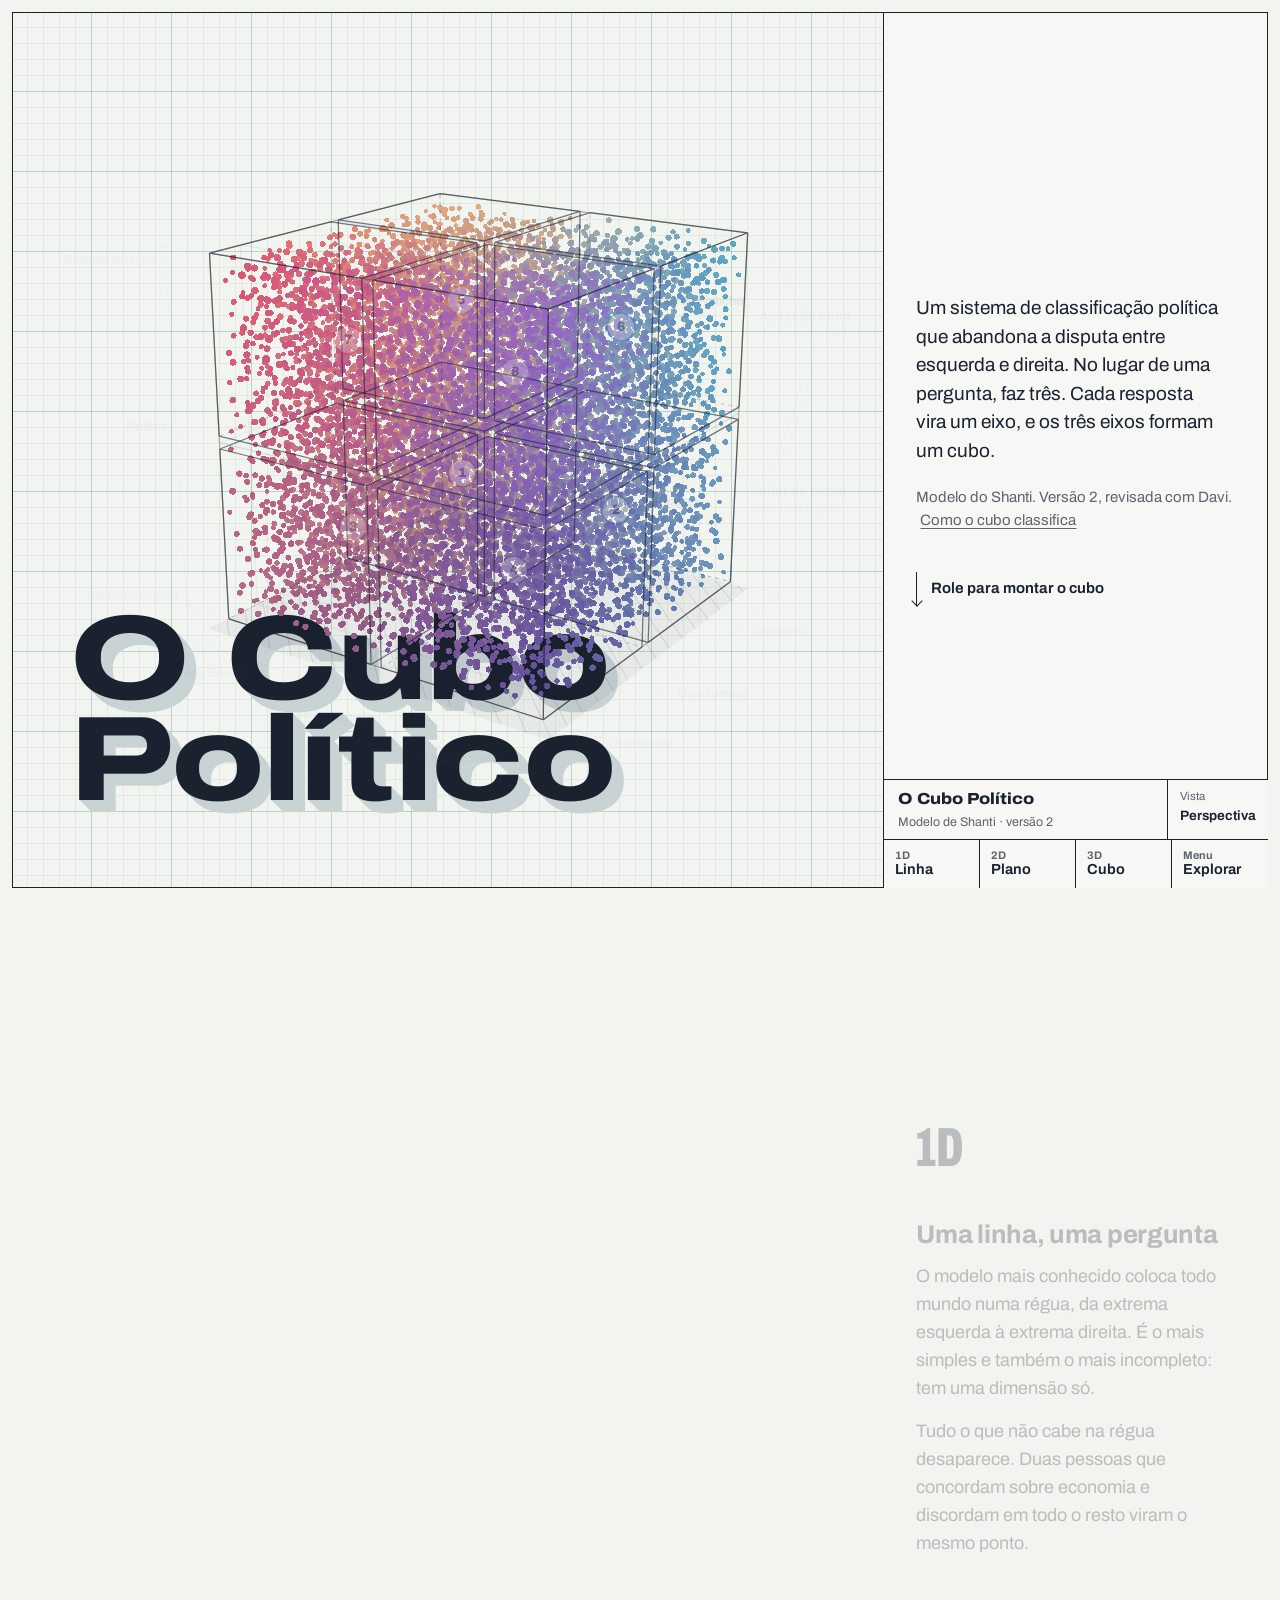
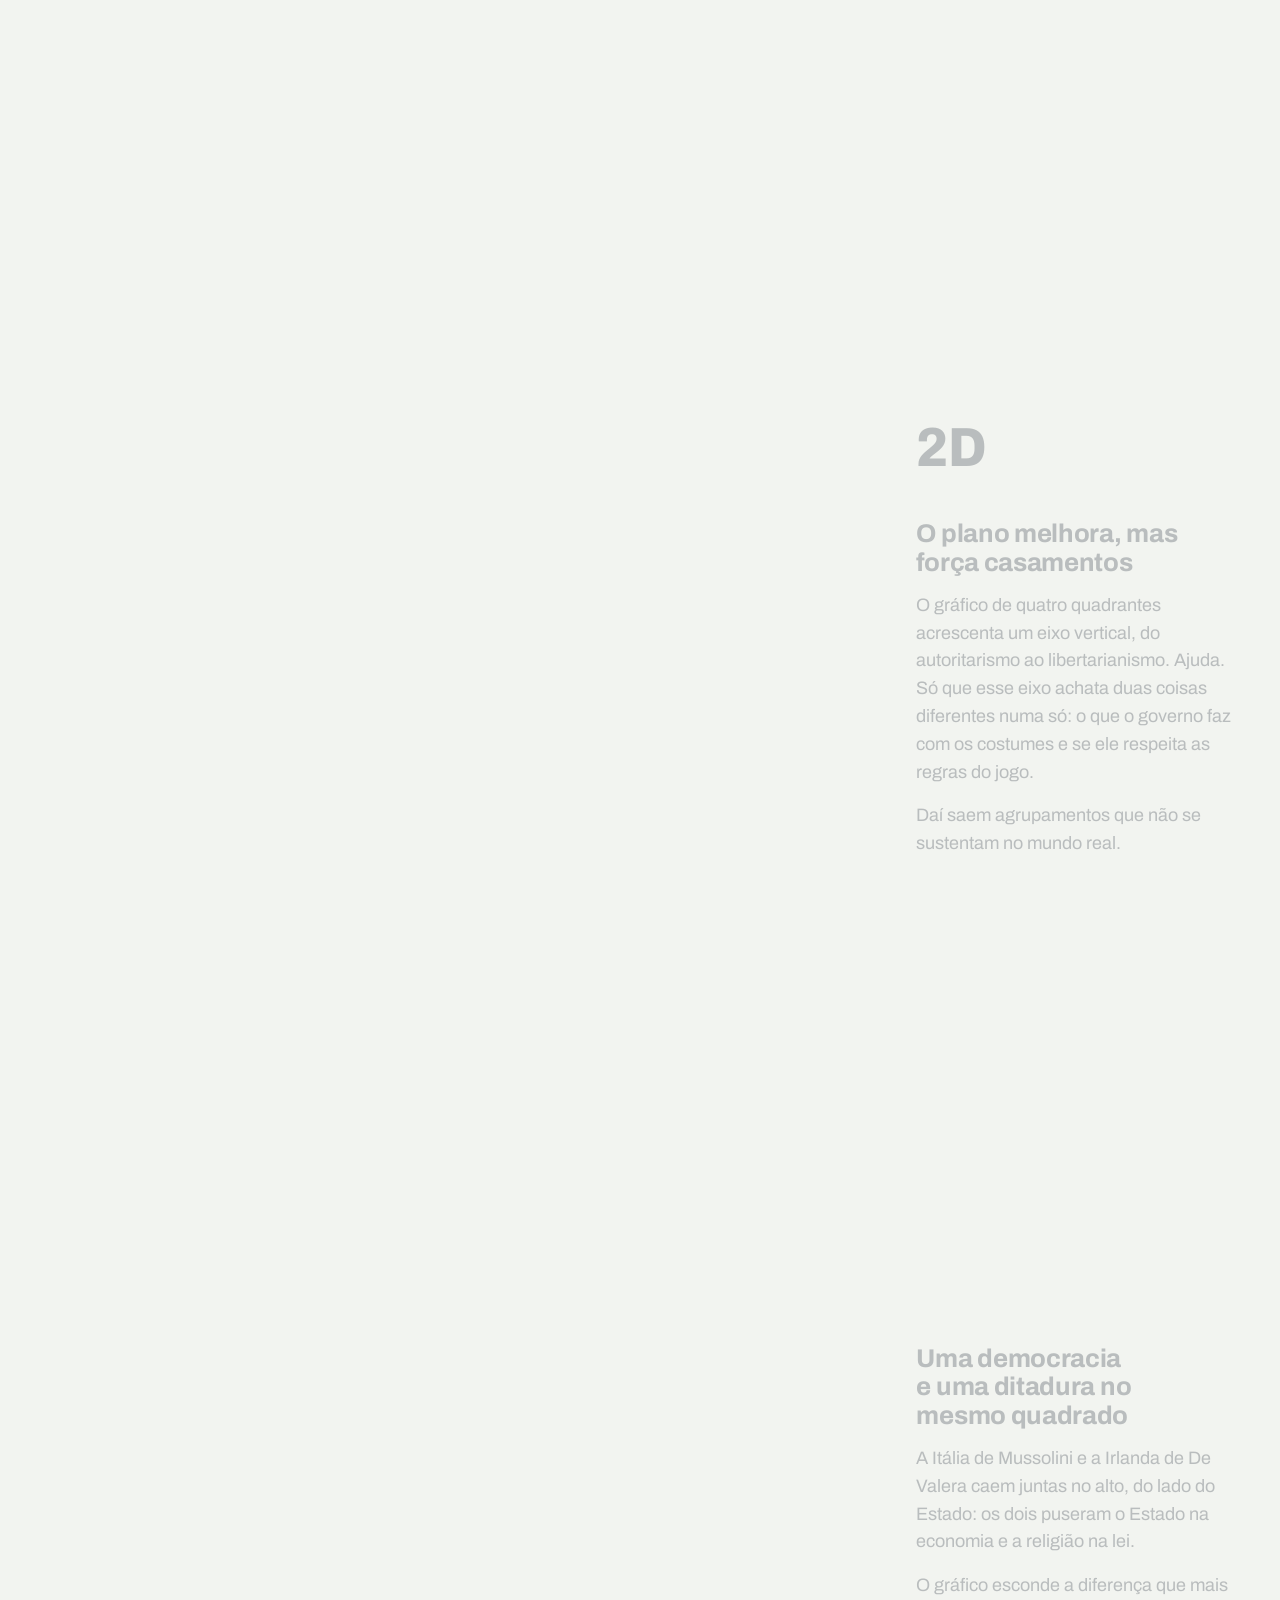
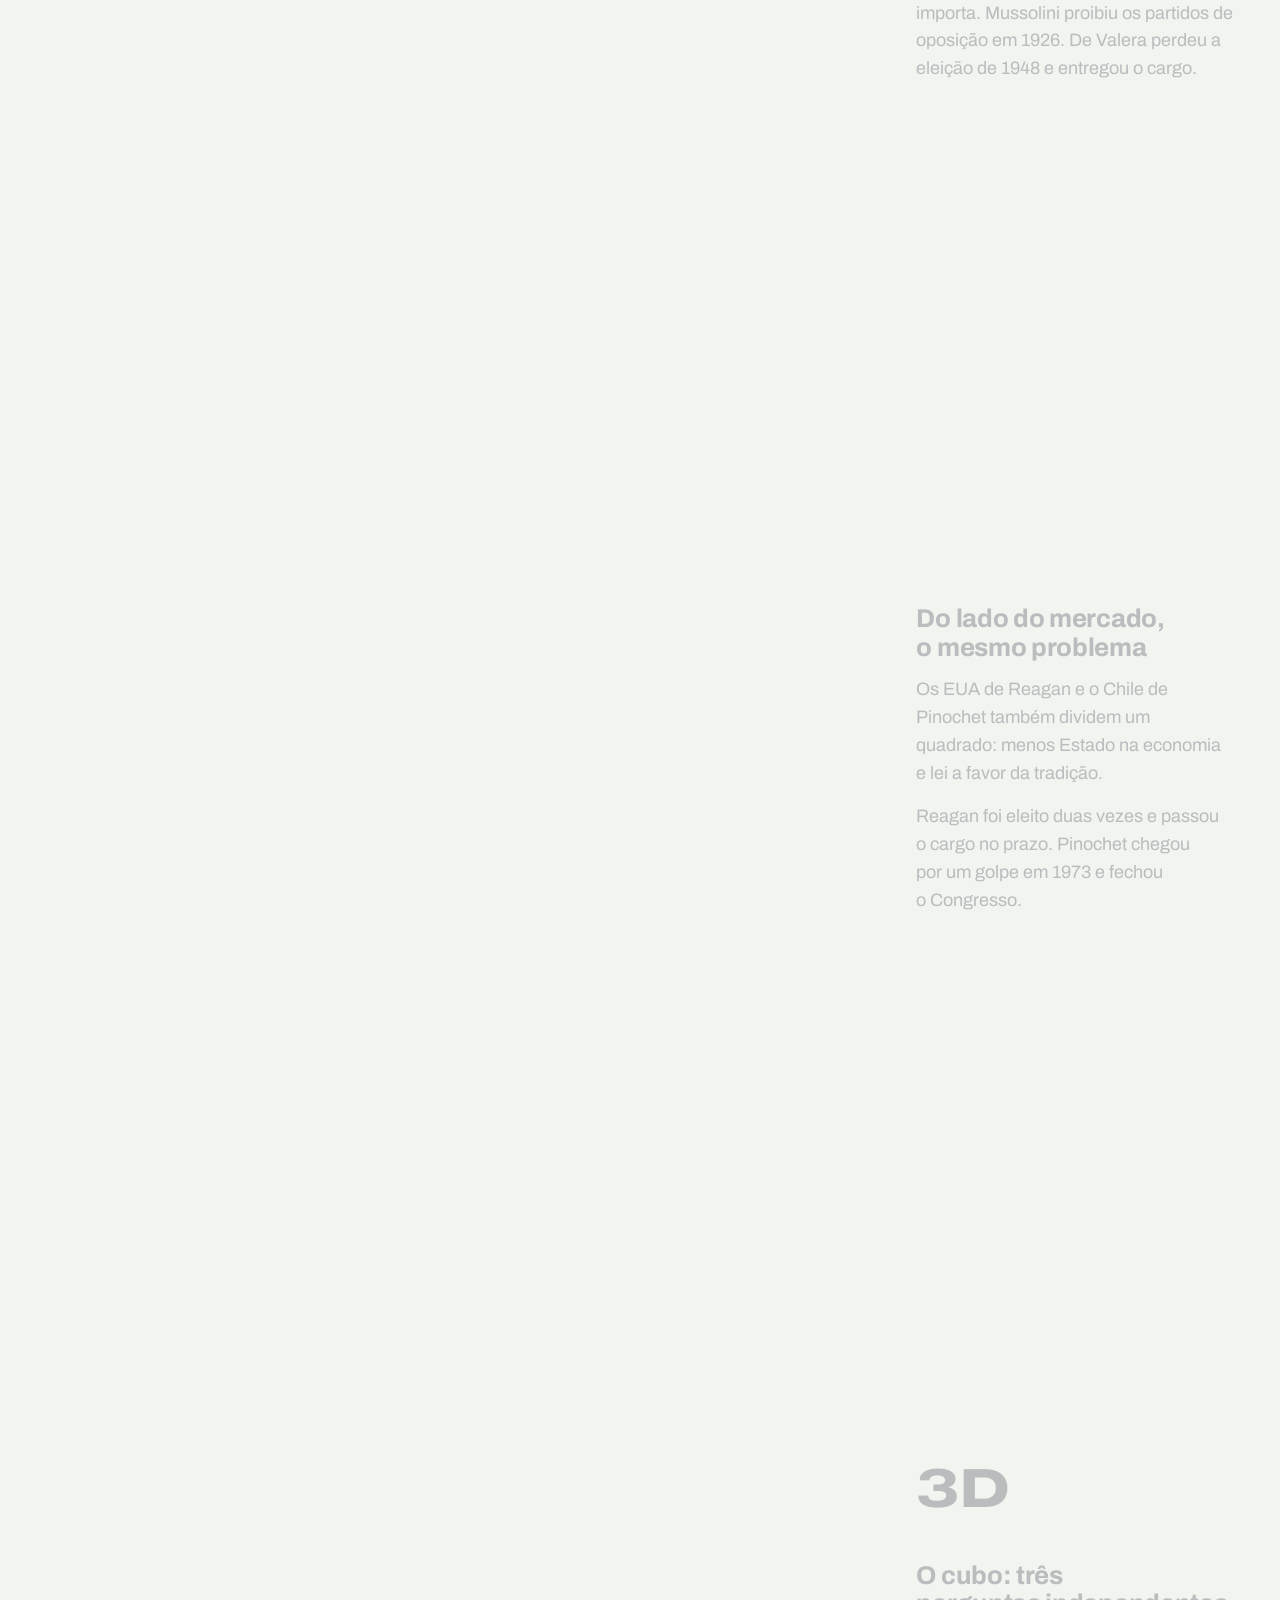
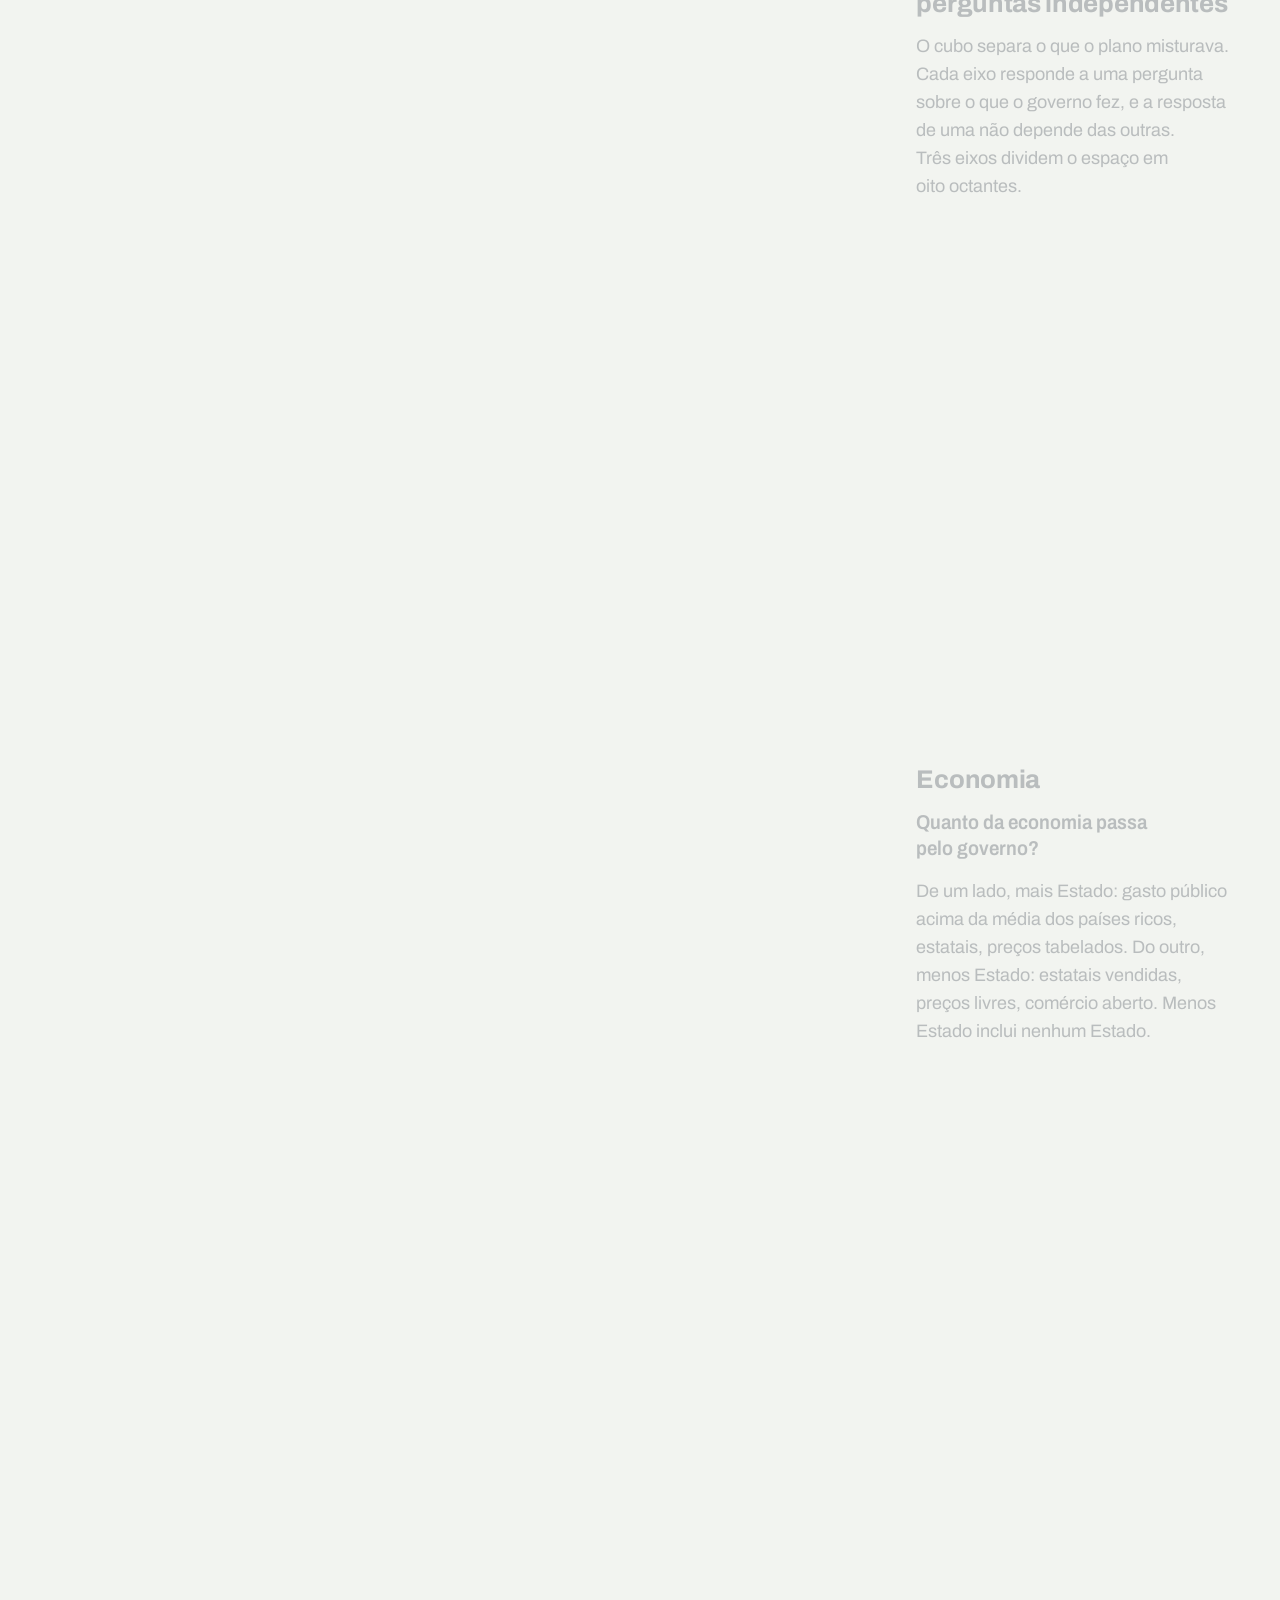
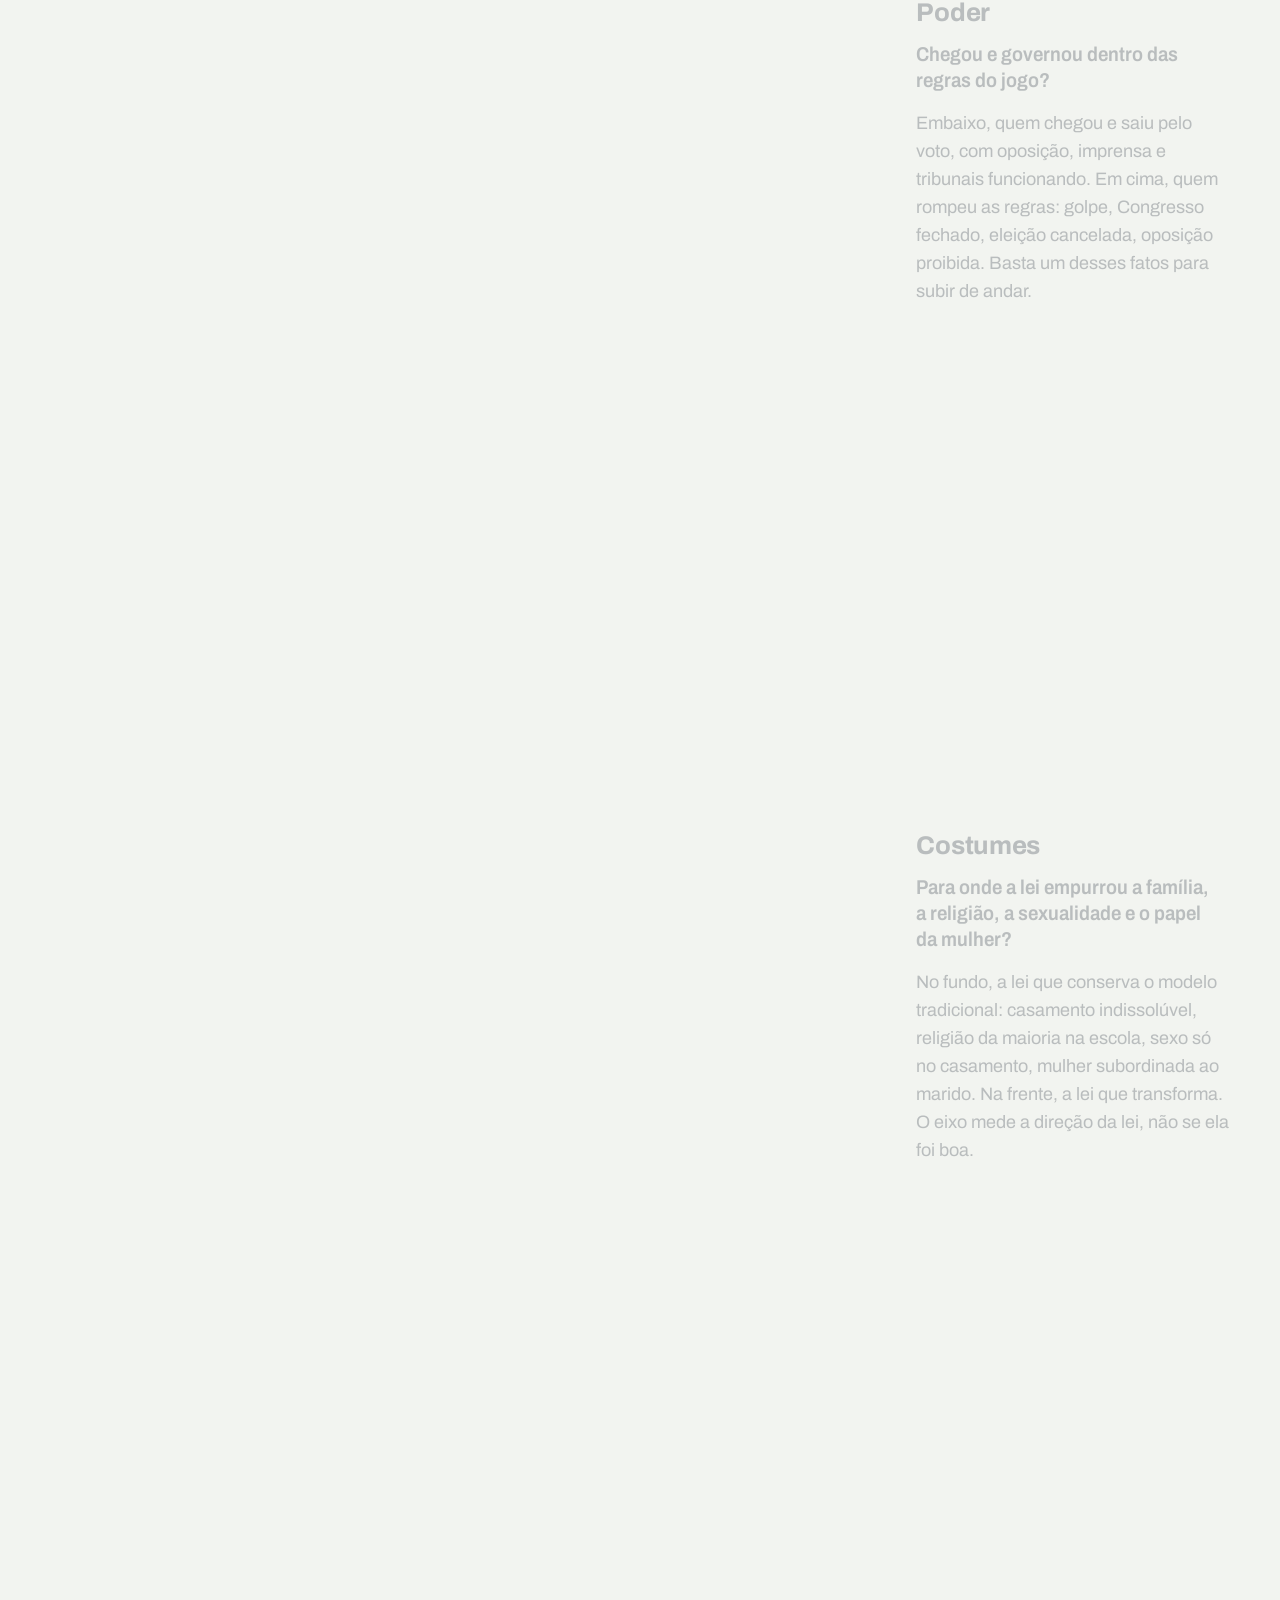
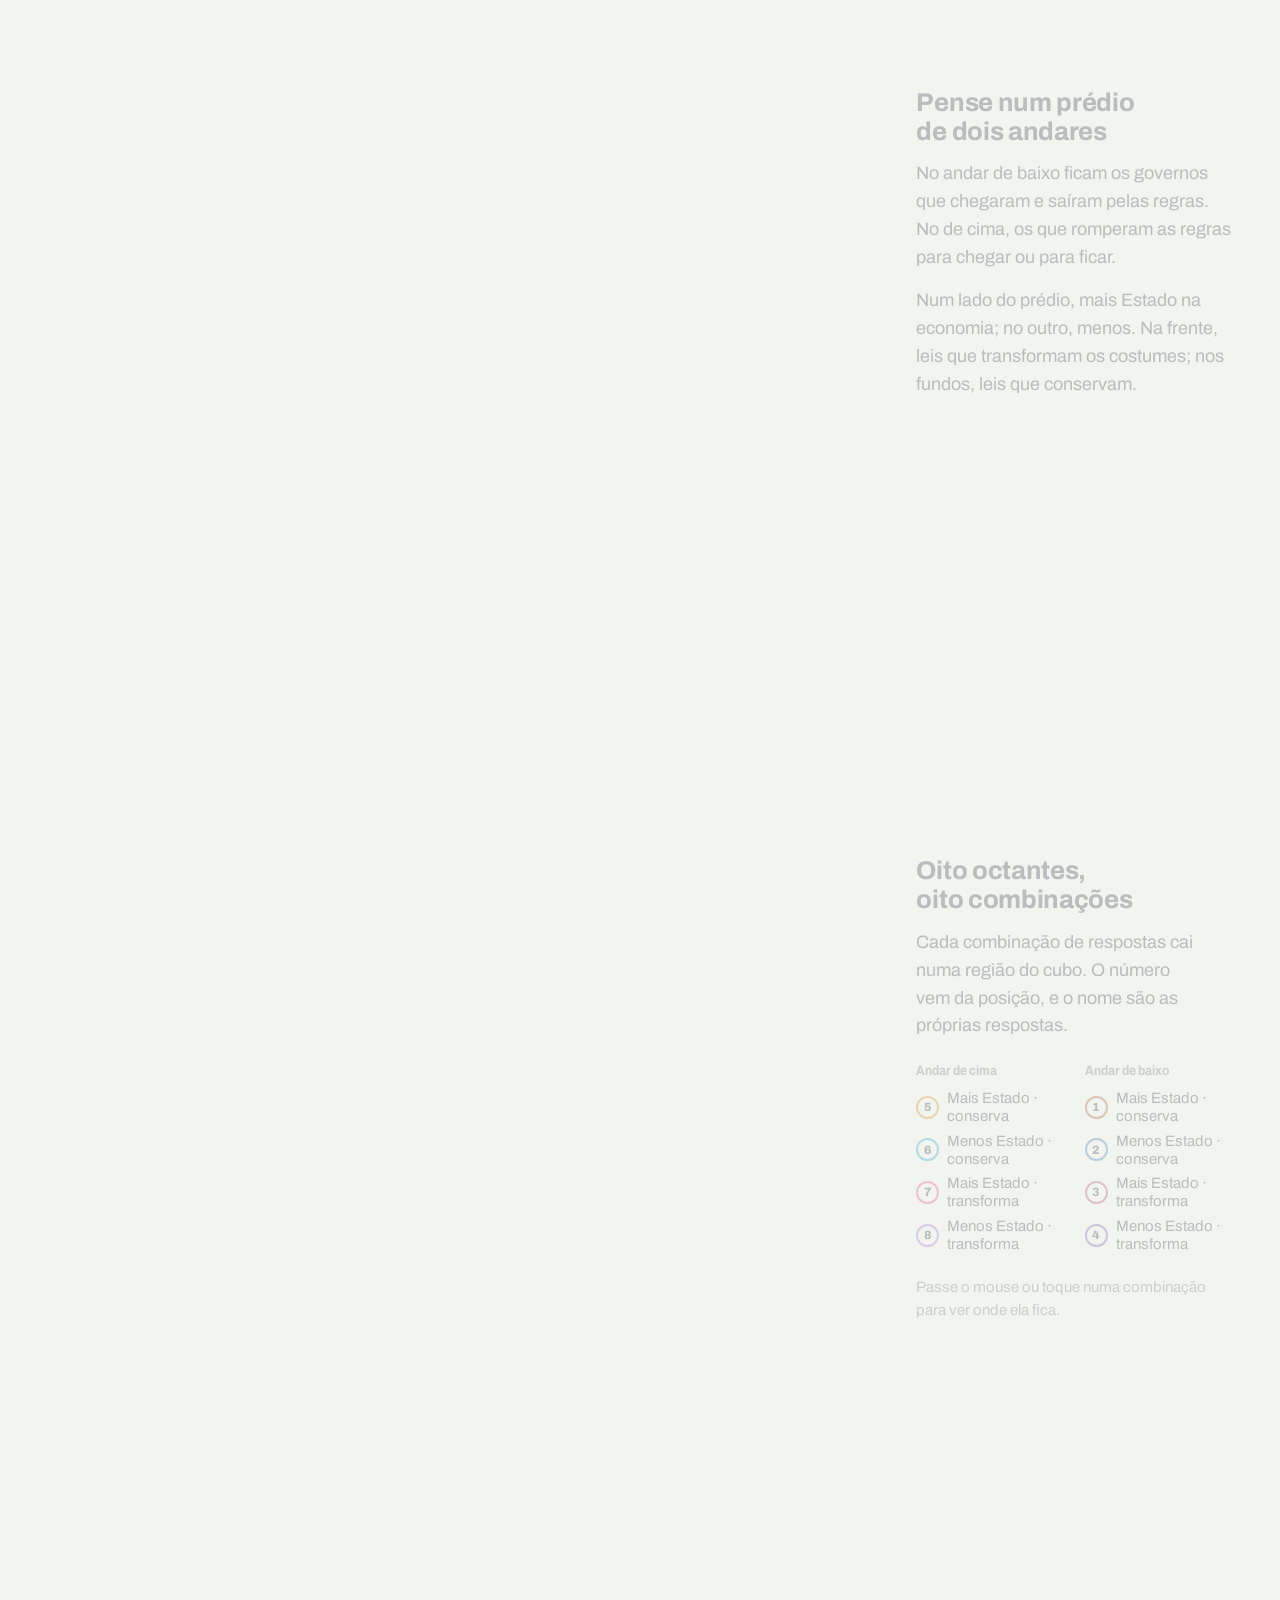
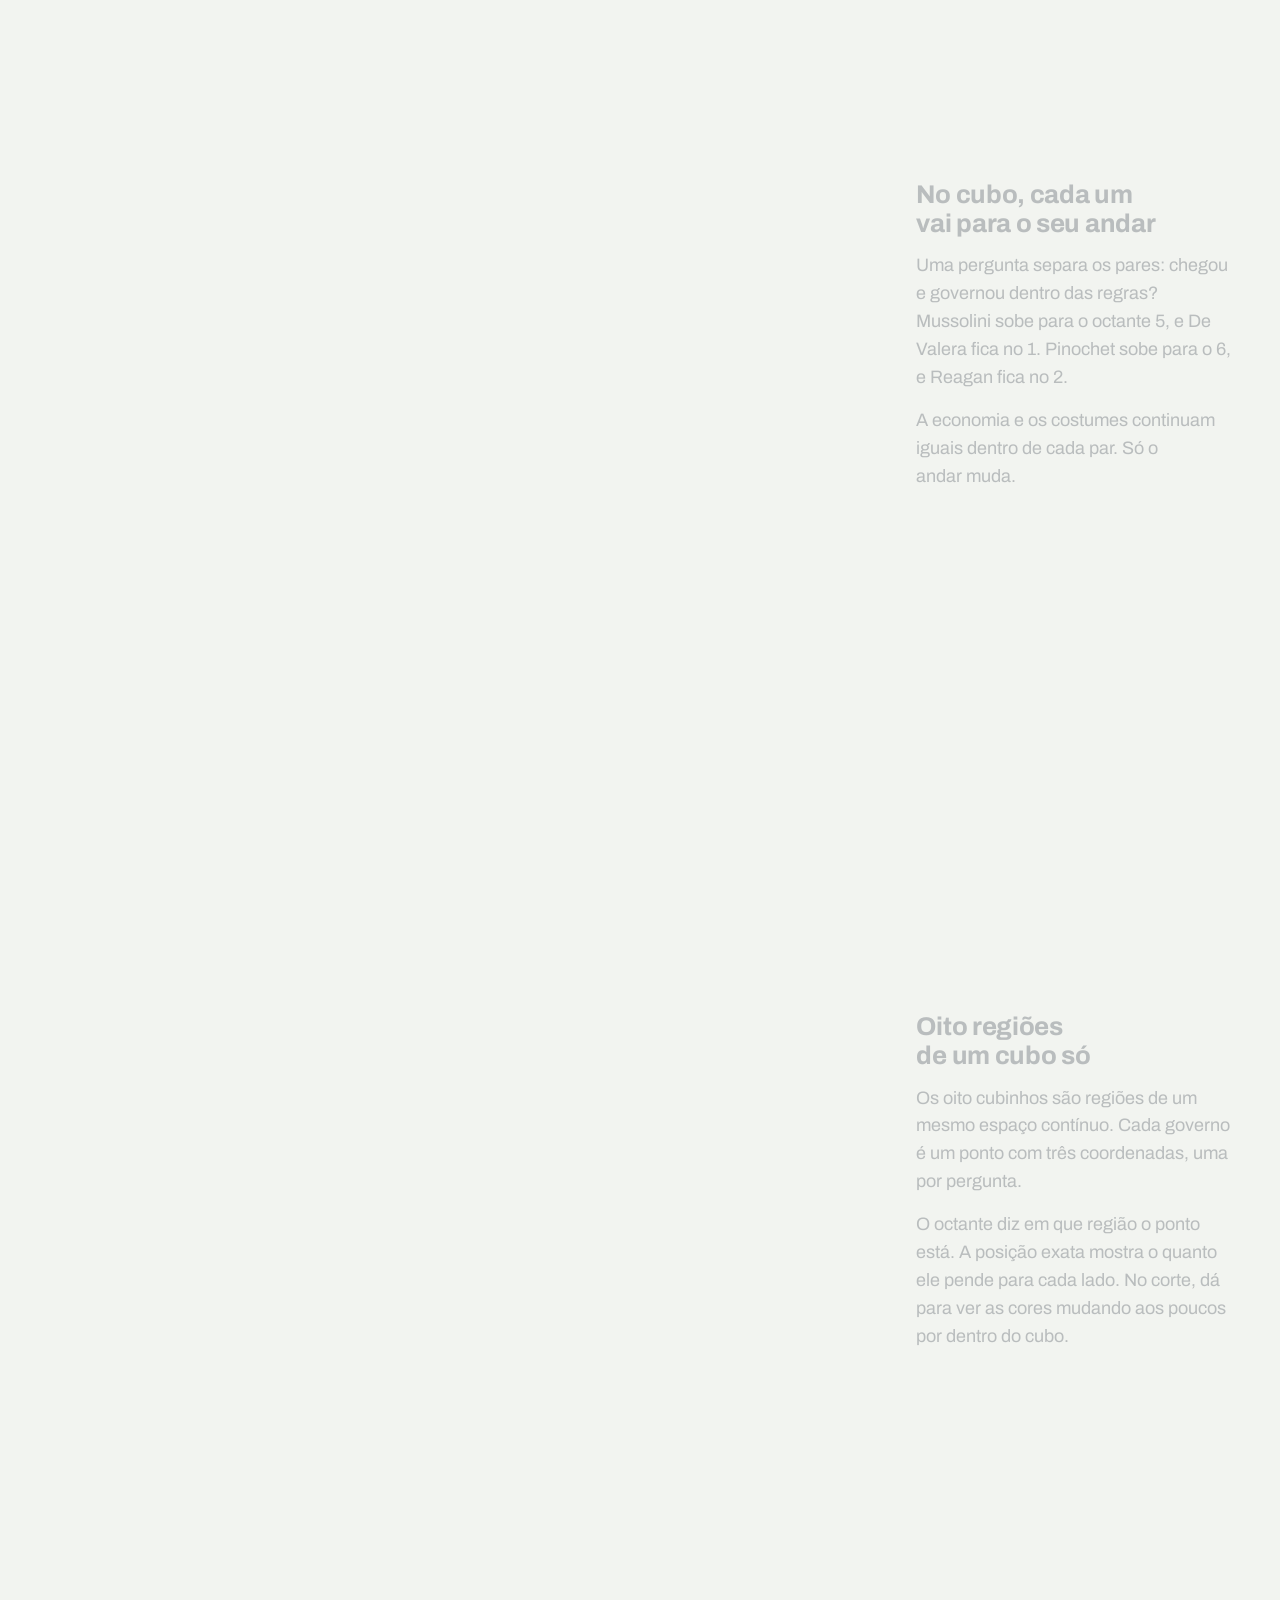
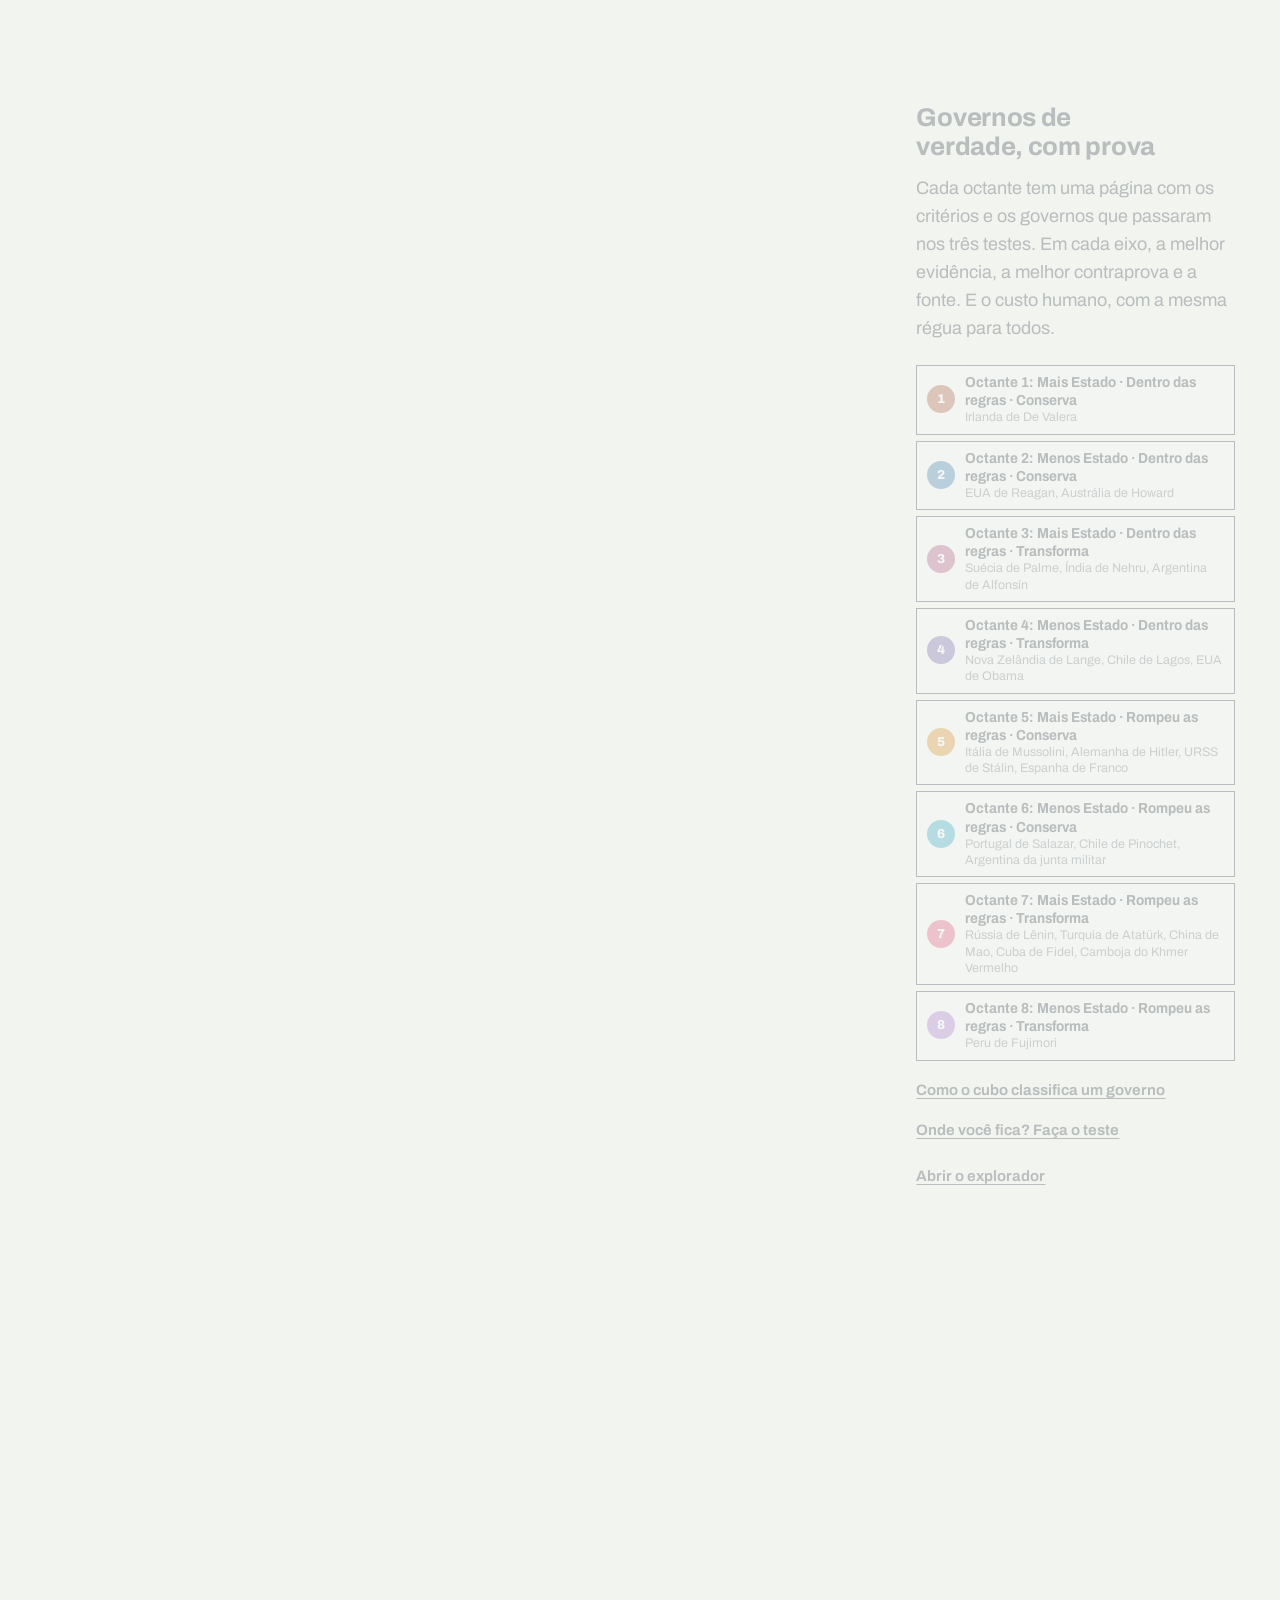
<file: index.html>
<!doctype html>
<html lang="pt-BR">
<head>
<meta charset="utf-8">
<meta name="viewport" content="width=device-width, initial-scale=1, viewport-fit=cover">
<meta name="theme-color" content="#f2f4f0">
<meta name="color-scheme" content="light">
<meta name="description" content="O Cubo Político: três perguntas no lugar da régua esquerda-direita. Economia, poder e costumes formam um cubo com oito octantes, cada um com governos de verdade, critérios e fontes.">
<title>O Cubo Político</title>
<meta property="og:type" content="website">
<meta property="og:locale" content="pt_BR">
<meta property="og:site_name" content="O Cubo Político">
<meta property="og:title" content="O Cubo Político">
<meta property="og:description" content="Três perguntas no lugar da régua esquerda-direita: quanto da economia passa pelo governo, se ele respeitou as regras do jogo e para onde a lei empurrou os costumes.">
<meta property="og:image" content="https://cubo-politico.vercel.app/og.png">
<meta property="og:image:width" content="1200">
<meta property="og:image:height" content="630">
<meta property="og:url" content="https://cubo-politico.vercel.app">
<meta name="twitter:card" content="summary_large_image">
<link rel="icon" href="data:image/svg+xml,%3Csvg xmlns='http://www.w3.org/2000/svg' viewBox='0 0 64 64'%3E%3Cpath d='M32 6 56 19 32 32 8 19Z' fill='%23d37800'/%3E%3Cpath d='M8 19 32 32 32 58 8 45Z' fill='%23dc3864'/%3E%3Cpath d='M56 19 32 32 32 58 56 45Z' fill='%231c67a4'/%3E%3Cpath d='M32 6 56 19 56 45 32 58 8 45 8 19Z M8 19 32 32 56 19 M32 32 32 58' fill='none' stroke='%231a2230' stroke-width='3' stroke-linejoin='round'/%3E%3C/svg%3E">
<style>
@font-face{font-family:"Archivo";src:url([data-uri]) format("woff2");font-weight:100 900;font-stretch:62% 125%;font-style:normal;font-display:block}
@property --prof{syntax:"<length>";inherits:true;initial-value:0px}

:root{
  --papel:#f2f4f0;
  --papel-2:#f7f8f5;
  --nanquim:#1a2230;
  --grafite:#5d646f;
  --q:47 128 110;
  --ext:#c8d3d4;
  --col:clamp(340px,31vw,440px);
  --margem:12px;
  --carimbo:108px;
  --gutter:clamp(28px,2.6vw,40px);
  --nav:0px;
  --f:"Archivo","Helvetica Neue",Arial,sans-serif;
  --ease:cubic-bezier(.2,.7,.1,1);
  color-scheme:light;
}
*{box-sizing:border-box}
html{background:var(--papel);-webkit-text-size-adjust:100%;text-size-adjust:100%}
body{margin:0;font-family:var(--f);font-size:18px;line-height:1.55;font-weight:400;font-stretch:100%;color:var(--nanquim);background:var(--papel);-webkit-font-smoothing:antialiased;-moz-osx-font-smoothing:grayscale;overflow-x:hidden;overflow-x:clip}
button{font:inherit;color:inherit;touch-action:manipulation;-webkit-tap-highlight-color:transparent}
a{color:inherit;text-underline-offset:3px}
:focus-visible{outline:2px solid var(--nanquim);outline-offset:2px}
.sr{position:absolute;width:1px;height:1px;overflow:hidden;clip:rect(0 0 0 0);white-space:nowrap}

/* ---------- a folha ---------- */
.quadricula{position:fixed;inset:var(--margem);z-index:0;pointer-events:none;
  background-image:
    linear-gradient(to right,rgb(var(--q) / .2) 1px,transparent 1px),
    linear-gradient(to bottom,rgb(var(--q) / .2) 1px,transparent 1px),
    linear-gradient(to right,rgb(var(--q) / .085) 1px,transparent 1px),
    linear-gradient(to bottom,rgb(var(--q) / .085) 1px,transparent 1px);
  background-size:80px 80px,80px 80px,16px 16px,16px 16px;background-position:-1px -1px}
.moldura{position:fixed;inset:var(--margem);border:1px solid var(--nanquim);z-index:8;pointer-events:none}
.faixa{position:fixed;top:var(--margem);right:var(--margem);bottom:var(--margem);width:calc(var(--col) - var(--margem));background:var(--papel-2);border-left:1px solid var(--nanquim);z-index:5}
#gl,#tinta,#rotulos{position:fixed;left:0;top:0;width:100%;height:100vh;height:100lvh;pointer-events:none}
#gl{z-index:2}
#tinta{z-index:3}
#rotulos{z-index:4;overflow:hidden}
#toque{position:fixed;left:var(--margem);top:var(--margem);bottom:var(--margem);right:var(--col);z-index:4;display:none;touch-action:none;cursor:grab;-webkit-tap-highlight-color:transparent}
body.explorando #toque{display:block}
#toque.arrastando{cursor:grabbing}

/* ---------- abertura ---------- */
.hero{position:relative;display:grid;grid-template-columns:minmax(0,1fr) var(--col);min-height:100vh;min-height:100svh}
.hero-titulo{position:relative;z-index:1;align-self:end;margin:0;padding:0 0 clamp(44px,10vh,120px) clamp(40px,5.4vw,92px);
  font-size:clamp(64px,9.4vw,168px);line-height:.84;font-weight:800;font-stretch:125%;letter-spacing:-.012em;
  --prof:12px;
  text-shadow:
    calc(var(--prof)*.083) calc(var(--prof)*.083) 0 var(--ext),calc(var(--prof)*.167) calc(var(--prof)*.167) 0 var(--ext),
    calc(var(--prof)*.25) calc(var(--prof)*.25) 0 var(--ext),calc(var(--prof)*.333) calc(var(--prof)*.333) 0 var(--ext),
    calc(var(--prof)*.417) calc(var(--prof)*.417) 0 var(--ext),calc(var(--prof)*.5) calc(var(--prof)*.5) 0 var(--ext),
    calc(var(--prof)*.583) calc(var(--prof)*.583) 0 var(--ext),calc(var(--prof)*.667) calc(var(--prof)*.667) 0 var(--ext),
    calc(var(--prof)*.75) calc(var(--prof)*.75) 0 var(--ext),calc(var(--prof)*.833) calc(var(--prof)*.833) 0 var(--ext),
    calc(var(--prof)*.917) calc(var(--prof)*.917) 0 var(--ext),var(--prof) var(--prof) 0 var(--ext)}
.hero-titulo span{display:block}
.js .hero-titulo{animation:titulo-largura 1.3s var(--ease) both,titulo-prof .9s .9s var(--ease) both}
@keyframes titulo-largura{from{font-stretch:62%;font-weight:260}to{font-stretch:125%;font-weight:800}}
@keyframes titulo-prof{from{--prof:0px}to{--prof:12px}}
.hero-lado{position:relative;z-index:6;align-self:center;padding:0 var(--gutter)}
.lede{font-size:clamp(19px,1.45vw,22px);line-height:1.5;margin:0 0 1.1em;max-width:30em;text-wrap:pretty}
.credito{font-size:15px;color:var(--grafite);margin:0 0 2.6em}
.deixa{display:flex;align-items:center;gap:14px;font-size:15px;font-weight:650;margin:0}
.deixa i{position:relative;flex:none;width:1px;height:34px;background:var(--nanquim)}
.deixa i::after{content:"";position:absolute;left:-3.5px;bottom:1px;width:7px;height:7px;border-right:1px solid var(--nanquim);border-bottom:1px solid var(--nanquim);transform:rotate(45deg)}

/* ---------- notas (passos da rolagem) ---------- */
.notas{position:relative;z-index:6;width:var(--col);margin-left:auto;padding-right:var(--margem);pointer-events:none}
.notas .passo{pointer-events:auto}
.notas .passo--explorar{pointer-events:none}
.painel-exp{pointer-events:auto}
.passo{min-height:94vh;padding:10vh var(--gutter) 12vh;display:flex;flex-direction:column;justify-content:center}
.js .passo{opacity:.26;transition:opacity .6s var(--ease)}
.js .passo.ativo{opacity:1}
.passo--capitulo{min-height:100vh}
.passo:last-of-type{padding-bottom:calc(var(--carimbo) + 10vh)}
.dim{margin:0 0 .28em;font-size:clamp(50px,4.3vw,68px);line-height:.9;font-weight:800;letter-spacing:-.01em}
.dim--1{font-stretch:62%}
.dim--2{font-stretch:92%}
.dim--3{font-stretch:125%}
.passo h2{margin:0 0 .55em;font-size:clamp(25px,2vw,31px);line-height:1.12;font-weight:720;letter-spacing:-.012em;text-wrap:balance}
.passo p{margin:0 0 .85em;max-width:34em;text-wrap:pretty}
.passo p:last-child{margin-bottom:0}
.pergunta{font-size:clamp(20px,1.5vw,23px);line-height:1.3;font-weight:620;font-stretch:90%}
.nota{font-size:15px;color:var(--grafite)}
.lista-oct{display:grid;grid-template-columns:1fr 1fr;gap:14px 18px;margin:.3em 0 1.1em}
.lista-oct h3{margin:0 0 4px;font-size:13.5px;font-weight:650;font-stretch:88%;color:var(--grafite)}
.lista-oct ul{list-style:none;margin:0;padding:0}
.lista-oct button{display:flex;align-items:center;gap:8px;width:100%;min-height:36px;padding:3px 0;background:none;border:0;text-align:left;font-size:15px;line-height:1.22;cursor:pointer}
.lista-oct .num{display:inline-grid;place-items:center;flex:none;width:23px;height:23px;border-radius:50%;border:2px solid var(--c);font-size:12px;font-weight:800;transition:background .2s,color .2s}
.lista-oct button:hover .num,.lista-oct button:focus-visible .num,.lista-oct button[aria-pressed="true"] .num{background:var(--c);color:#fff}
.link{appearance:none;background:none;border:0;padding:0;font-size:15px;font-weight:650;text-decoration:underline;text-underline-offset:3px;cursor:pointer;min-height:36px}

/* ---------- carimbo (navegação) ---------- */
.carimbo{position:fixed;right:var(--margem);bottom:var(--margem);width:calc(var(--col) - var(--margem));z-index:9;background:var(--papel-2);border-top:1px solid var(--nanquim);border-left:1px solid var(--nanquim);display:grid;grid-template-columns:repeat(4,1fr)}
.carimbo-tit{grid-column:1/4;padding:9px 14px 8px;border-right:1px solid var(--nanquim);border-bottom:1px solid var(--nanquim);line-height:1.25}
.carimbo-tit strong{display:block;font-size:16px;font-weight:800;font-stretch:112%}
.carimbo-tit span{font-size:12.5px;color:var(--grafite)}
.carimbo-vista{grid-column:4;padding:9px 12px 8px;border-bottom:1px solid var(--nanquim);line-height:1.25}
.carimbo-vista span{display:block;font-size:11.5px;color:var(--grafite)}
.carimbo-vista b{font-size:13.5px;font-weight:650}
.carimbo-nav{grid-column:1/-1;display:grid;grid-template-columns:repeat(4,1fr)}
body.explorando{--carimbo:49px}
body.explorando .carimbo-tit,body.explorando .carimbo-vista{display:none}
.carimbo-nav button{appearance:none;border:0;border-right:1px solid var(--nanquim);background:transparent;padding:7px 11px 8px;min-height:48px;text-align:left;font-size:14.5px;font-weight:650;line-height:1.15;cursor:pointer;transition:background .25s,color .25s}
.carimbo-nav button:last-child{border-right:0}
.carimbo-nav small{display:block;font-size:11px;font-weight:700;color:var(--grafite);transition:color .25s}
.carimbo-nav button:hover{background:#fff}
.carimbo-nav button[aria-current="step"]{background:var(--nanquim);color:var(--papel-2)}
.carimbo-nav button[aria-current="step"] small{color:#aab3c0}

/* ---------- rótulos projetados ---------- */
.tag{position:absolute;left:0;top:0;white-space:nowrap;font-size:13px;line-height:1.2;font-weight:620;font-stretch:84%;color:var(--nanquim);opacity:0;visibility:hidden;will-change:transform,opacity;
  text-shadow:0 0 2px var(--papel),0 0 3px var(--papel),0 0 6px var(--papel),0 0 10px var(--papel)}
.tag--fim{font-size:13px;font-weight:600}
.tag--nome{font-size:14px;font-weight:800;font-stretch:100%}
.tag--espec{white-space:normal;width:78px;text-align:center;font-size:12.5px}
.tag--quad{white-space:normal;width:118px;text-align:center;font-size:14px;font-weight:720;font-stretch:92%}
.tag--andar{font-size:14px;font-weight:720;font-stretch:92%}
.tag--andar small{display:block;font-size:12px;font-weight:550;color:var(--grafite)}
.tag--oct{width:30px;height:30px;border-radius:50%;background:var(--papel-2);border:2.5px solid var(--c);display:grid;place-items:center;font-size:13.5px;font-weight:800;font-stretch:100%;text-shadow:none}
.tag--marco{display:flex;align-items:center;gap:7px;font-size:13.5px;font-weight:720;font-stretch:88%}
.tag--marco i{flex:none;width:12px;height:12px;border-radius:50%;background:var(--nanquim);box-shadow:0 0 0 2.5px var(--papel-2)}
.tag--marco.esq{flex-direction:row-reverse;text-align:right}
.tag--ponto{font-size:12.5px;font-weight:650;font-variant-numeric:tabular-nums}

/* ---------- explorador ---------- */
.passo--explorar{min-height:100vh;padding-bottom:0}
.js .passo--explorar{opacity:1}
.painel-exp{display:none}
body.explorando .painel-exp{display:flex;animation:abre-painel .55s var(--ease) both}
@keyframes abre-painel{from{opacity:0;clip-path:inset(0 0 100% 0)}to{opacity:1;clip-path:inset(0 0 0 0)}}
.painel-exp{position:fixed;top:var(--margem);right:var(--margem);bottom:calc(var(--margem) + var(--carimbo));width:calc(var(--col) - var(--margem));flex-direction:column;background:var(--papel-2);border-left:1px solid var(--nanquim);z-index:7}
.painel-cab{padding:26px var(--gutter) 0}
.painel-cab h2{margin:0 0 .3em;font-size:27px;line-height:1.1;font-weight:800;font-stretch:112%;letter-spacing:-.01em}
.painel-cab p{margin:0 0 16px;font-size:15.5px;line-height:1.45;color:var(--grafite)}
.abas{display:flex;border-bottom:1px solid var(--nanquim)}
.abas button{appearance:none;background:none;border:0;border-bottom:3px solid transparent;margin:0 18px -1px 0;padding:8px 0 9px;min-height:44px;font-size:15.5px;font-weight:650;color:var(--grafite);cursor:pointer}
.abas button[aria-selected="true"]{color:var(--nanquim);border-bottom-color:var(--nanquim)}
.aba-vista{display:none}
body.barra-no-painel .aba-vista{display:inline-block}
#painel-vista .barra-vista{position:static;display:flex;flex-direction:column;align-items:stretch;gap:10px;max-width:none}
#painel-vista .seg{flex-wrap:wrap}
#painel-vista .seg-tit{width:100%;padding:6px 10px 4px;border-bottom:1px solid var(--nanquim)}
#painel-vista .seg button{flex:1;min-height:44px;padding:6px 4px;font-size:14px}
#painel-vista .seg button:first-of-type{border-left:0}
#painel-vista .alternar{min-height:44px;justify-content:center}
#painel-vista .nota-vista{position:static;display:block;max-width:none;margin-top:12px;border:0;padding:0;background:none;font-size:14.5px;color:var(--grafite)}
#painel-vista .nota-vista:empty{display:none}
.painel-corpo{flex:1;overflow-y:auto;overscroll-behavior:contain;padding:18px var(--gutter) 22px;-webkit-overflow-scrolling:touch}
.painel-corpo [role="tabpanel"][hidden]{display:none}
.plantas{display:grid;grid-template-columns:1fr 1fr;gap:14px}
.planta h3{margin:0 0 5px;font-size:13.5px;font-weight:650;font-stretch:88%;color:var(--grafite)}
.planta-grade{display:grid;grid-template-columns:1fr 1fr;border:1.5px solid var(--nanquim)}
.oct-btn{position:relative;appearance:none;border:0;border-right:1px solid var(--nanquim);border-bottom:1px solid var(--nanquim);background:var(--papel-2);text-align:left;padding:7px 8px 8px;min-height:72px;display:flex;flex-direction:column;justify-content:space-between;gap:5px;cursor:pointer;transition:background .25s,box-shadow .25s}
.oct-btn:nth-child(2n){border-right:0}
.oct-btn:nth-child(n+3){border-bottom:0}
.oct-btn::after{content:"";position:absolute;right:8px;top:9px;width:10px;height:10px;border-radius:50%;background:var(--c)}
.oct-btn .n{font-size:19px;font-weight:800;font-stretch:112%;line-height:1}
.oct-btn .nm{font-size:12px;line-height:1.18;font-weight:560;font-stretch:84%}
.oct-btn:hover{background:#fff}
.oct-btn[aria-pressed="true"]{background:#fff;background:color-mix(in oklab,var(--c) 16%,#fff);box-shadow:inset 0 0 0 2.5px var(--c)}
.legenda{margin:8px 0 0;font-size:12.5px;line-height:1.4;color:var(--grafite)}
.ficha{margin-top:18px;padding-top:16px;border-top:1px solid var(--nanquim)}
.ficha-vazia{margin:0;font-size:15px;color:var(--grafite)}
.ficha-topo{display:flex;align-items:center;gap:8px;margin:0;font-size:13px;font-weight:650;font-stretch:88%;color:var(--grafite)}
.ficha-topo i{width:13px;height:13px;border-radius:50%;background:var(--c)}
.ficha h3{margin:3px 0 9px;font-size:25px;line-height:1.08;font-weight:800;font-stretch:106%;letter-spacing:-.01em}
.chips{display:flex;flex-wrap:wrap;gap:6px;margin:0 0 10px;padding:0;list-style:none}
.chips li{font-size:12.5px;font-weight:650;font-stretch:88%;padding:2px 9px 3px;border:1px solid var(--nanquim);border-radius:999px}
.ficha dl{margin:0;font-size:15.5px;line-height:1.5}
.ficha-frase{margin:0 0 12px;font-size:15.5px;line-height:1.5}
.ficha-rot{margin:0 0 4px;font-size:12.5px;font-weight:700;font-stretch:88%;color:var(--grafite)}
.ficha-govs{list-style:none;margin:0 0 14px;padding:0;font-size:15px;line-height:1.35}
.ficha-govs li{display:flex;justify-content:space-between;gap:10px;padding:6px 0;border-bottom:1px solid rgb(26 34 48 / .18)}
.ficha-govs a{font-weight:650;text-decoration:none}
.ficha-govs a:hover{text-decoration:underline}
.ficha-govs span{flex:none;color:var(--grafite);font-size:13.5px;font-variant-numeric:tabular-nums}
.ficha .btn--oct{display:flex;align-items:center;justify-content:center;width:100%;text-decoration:none;background:var(--c);border-color:var(--c);color:#fff}
.ficha .btn--oct:hover{background:var(--nanquim);border-color:var(--nanquim);color:var(--papel-2)}
.lista-pag{list-style:none;margin:.4em 0 1em;padding:0;display:grid;gap:6px}
.lista-pag a{display:grid;grid-template-columns:auto 1fr;column-gap:10px;align-items:center;padding:7px 10px 8px;border:1px solid var(--nanquim);background:var(--papel-2);text-decoration:none;transition:background .2s}
.lista-pag a:hover,.lista-pag a:focus-visible{background:#fff}
.lista-pag .num{grid-row:1/3;display:inline-grid;place-items:center;width:28px;height:28px;border-radius:50%;background:var(--c);color:#fff;font-size:13px;font-weight:800}
.lista-pag .nm{font-size:14.5px;font-weight:700;font-stretch:92%;line-height:1.25}
.lista-pag small{font-size:12.5px;line-height:1.3;color:var(--grafite)}
.links-fim{display:flex;flex-wrap:wrap;align-items:center;gap:4px 18px}
.credito a{color:inherit;text-underline-offset:3px;margin-left:4px;white-space:nowrap}
.ficha dt{margin-top:9px;font-size:12.5px;font-weight:700;font-stretch:88%;color:var(--grafite)}
.ficha dd{margin:1px 0 0}
.ficha-cab{display:flex;align-items:center;justify-content:space-between;gap:10px}
.ficha-nav{display:flex;gap:6px}
.btn--mini{min-height:34px;padding:4px 10px;font-size:13.5px}
.ficha.troca{animation:troca-ficha .38s var(--ease)}
@keyframes troca-ficha{from{opacity:0;transform:translateY(6px)}to{opacity:1;transform:none}}
.btn{appearance:none;border:1px solid var(--nanquim);background:transparent;padding:8px 13px;min-height:44px;font-size:14.5px;font-weight:650;border-radius:2px;cursor:pointer;transition:background .2s,color .2s}
.btn:hover{background:var(--nanquim);color:var(--papel-2)}
.btn:disabled{opacity:.4;cursor:default;background:transparent;color:inherit}
.q{margin:0 0 16px}
.q label{display:block;font-size:15.5px;font-weight:650;line-height:1.3}
.q label span{display:block;font-size:12.5px;font-weight:700;font-stretch:88%;color:var(--grafite)}
.q input{-webkit-appearance:none;appearance:none;display:block;width:100%;height:44px;margin:0;background:transparent;cursor:pointer;touch-action:pan-y}
.q input::-webkit-slider-runnable-track{height:8px;border-radius:4px;background:linear-gradient(90deg,var(--a),var(--b))}
.q input::-webkit-slider-thumb{-webkit-appearance:none;width:26px;height:26px;margin-top:-9px;border-radius:50%;background:var(--papel-2);border:2.5px solid var(--nanquim)}
.q input::-moz-range-track{height:8px;border-radius:4px;background:linear-gradient(90deg,var(--a),var(--b))}
.q input::-moz-range-thumb{width:22px;height:22px;border-radius:50%;background:var(--papel-2);border:2.5px solid var(--nanquim)}
.q input:focus-visible{outline-offset:0}
.pontas{display:flex;justify-content:space-between;margin-top:-4px;font-size:13px;color:var(--grafite)}
.leitura{margin-top:4px;padding-top:12px;border-top:1px solid var(--nanquim)}
.leitura-tit{margin:0;font-size:18px;font-weight:750;line-height:1.25}
.leitura-nome{margin:0 0 6px;font-size:15px;font-weight:600;color:var(--grafite)}
.leitura-txt{margin:0 0 4px;font-size:15px;line-height:1.45}
.leitura-coord{margin:0;font-size:13px;color:var(--grafite);font-variant-numeric:tabular-nums}
.acoes{display:flex;flex-wrap:wrap;gap:8px;margin-top:14px}
.atalhos{margin:16px 0 0;font-size:12.5px;line-height:1.4;color:var(--grafite)}
.barra-vista{position:fixed;left:calc(var(--margem) + 22px);bottom:calc(var(--margem) + 22px);z-index:7;display:none;flex-wrap:wrap;align-items:stretch;gap:10px 14px;max-width:calc(100vw - var(--col) - 60px)}
body.explorando .barra-vista{display:flex}
.seg{display:flex;align-items:stretch;border:1px solid var(--nanquim);background:var(--papel-2)}
.seg-tit{display:flex;align-items:center;padding:0 8px 0 10px;font-size:12.5px;font-weight:700;font-stretch:88%;color:var(--grafite)}
.seg button{appearance:none;border:0;border-left:1px solid var(--nanquim);background:transparent;padding:6px 10px;min-height:40px;font-size:14px;font-weight:650;cursor:pointer;transition:background .2s,color .2s}
.seg button:hover{background:#fff}
.seg button[aria-pressed="true"]{background:var(--nanquim);color:var(--papel-2)}
.alternar{display:flex;align-items:center;gap:8px;border:1px solid var(--nanquim);background:var(--papel-2);padding:6px 12px;min-height:40px;font-size:14px;font-weight:650;cursor:pointer}
.alternar i{width:26px;height:15px;border-radius:8px;border:1.5px solid var(--nanquim);position:relative;transition:background .2s}
.alternar i::after{content:"";position:absolute;left:1.5px;top:1.5px;width:9px;height:9px;border-radius:50%;background:var(--nanquim);transition:transform .25s var(--ease),background .2s}
.alternar[aria-pressed="true"] i{background:var(--nanquim)}
.alternar[aria-pressed="true"] i::after{transform:translateX(11px);background:var(--papel-2)}
.nota-vista{position:fixed;left:calc(var(--margem) + 22px);top:calc(var(--margem) + 22px);z-index:7;display:none;max-width:min(430px,calc(100vw - var(--col) - 70px));margin:0;padding:10px 14px;font-size:15px;line-height:1.45;background:var(--papel-2);border:1px solid var(--nanquim)}
body.explorando .nota-vista:not(:empty){display:block}
.dica-arraste{position:fixed;right:calc(var(--col) + 24px);top:calc(var(--margem) + 22px);z-index:7;display:none;margin:0;font-size:13.5px;color:var(--grafite)}
body.explorando .dica-arraste{display:block}
.dica-hover{position:fixed;left:0;top:0;z-index:10;pointer-events:none;max-width:240px;padding:7px 10px 8px;background:var(--nanquim);color:var(--papel-2);font-size:13.5px;line-height:1.3;border-radius:2px;opacity:0;transition:opacity .15s}
.dica-hover b{display:block;font-weight:750}
.aviso-gl{position:fixed;left:calc(var(--margem) + 22px);top:calc(var(--margem) + 22px);z-index:7;max-width:min(420px,calc(100vw - var(--col) - 70px));margin:0;padding:10px 14px;font-size:15px;line-height:1.45;background:var(--papel-2);border:1px solid var(--nanquim)}
noscript p{position:relative;z-index:9;margin:0;padding:14px 20px;background:var(--nanquim);color:var(--papel-2)}

/* ---------- telas baixas (notebook pequeno, celular deitado) ---------- */
@media (max-height:620px) and (min-width:761px){
  :root{--carimbo:62px;--margem:8px}
  .carimbo-tit,.carimbo-vista{display:none}
  .passo{min-height:100vh;padding-top:6vh;padding-bottom:calc(var(--carimbo) + 6vh)}
  .passo h2{font-size:23px}
  .passo{font-size:16px}
  .dim{font-size:42px}
  .painel-cab{padding-top:14px}
  .painel-cab p{display:none}
  .oct-btn{min-height:58px}
}

/* ---------- celular e tablet em pé ---------- */
@media (max-width:760px),(max-width:1024px) and (orientation:portrait){
  :root{--col:100vw;--margem:0px;--gutter:20px;--nav:56px;--carimbo:0px}
  body{font-size:16.5px}
  .moldura,.faixa{display:none}
  #toque{left:0;right:0;top:0;bottom:auto;height:var(--area-h,45svh)}
  .hero{display:block;min-height:0;padding:50svh 20px 0}
  .hero-titulo{padding:0;font-size:clamp(44px,14.2vw,92px);--prof:7px}
  @keyframes titulo-prof{from{--prof:0px}to{--prof:7px}}
  .hero-lado{padding:16px 0 0}
  .lede{font-size:17.5px;margin-bottom:.8em}
  .credito{margin-bottom:1.4em}
  .notas{width:auto;margin:0;padding:68svh 0 0}
  .passo,.passo--capitulo{min-height:0;margin:0 0 62svh;padding:20px 20px 24px;background:rgb(247 248 245 / .96);border-top:1px solid var(--nanquim);border-bottom:1px solid var(--nanquim)}
  .js .passo{opacity:1}
  .passo:last-of-type{padding-bottom:24px}
  .dim{font-size:44px}
  .passo h2{font-size:24px}
  .pergunta{font-size:19.5px}
  .lista-oct{grid-template-columns:1fr 1fr;gap:10px 12px}
  .lista-oct button{font-size:14.5px;min-height:40px}
  .passo--explorar{min-height:100vh;min-height:100svh;margin:0;background:none;border:0;padding:0}
  .carimbo{left:0;right:0;bottom:0;width:auto;border-left:0;padding-bottom:env(safe-area-inset-bottom);grid-template-columns:1fr}
  .carimbo-tit,.carimbo-vista{display:none}
  .carimbo-nav button{min-height:var(--nav);padding:6px 6px 7px;text-align:center;font-size:14px}
  .painel-exp{left:0;right:0;top:auto;bottom:calc(var(--nav) + env(safe-area-inset-bottom));width:auto;height:var(--painel-h,48svh);border-left:0;border-top:1px solid var(--nanquim)}
  @keyframes abre-painel{from{opacity:0;transform:translateY(24px)}to{opacity:1;transform:none}}
  .painel-cab{padding:10px 20px 0}
  .painel-cab h2,.painel-cab p{display:none}
  .painel-corpo{padding:14px 20px 18px}
  .oct-btn{min-height:64px}
  .btn--mini{min-height:44px;padding:6px 12px}
  body.explorando .dica-arraste{display:none}
  .aviso-gl{left:12px;right:12px;top:12px;max-width:none}
  .tag{font-size:12px}
  .tag--quad{width:96px;font-size:12.5px}
  .tag--espec{width:66px;font-size:11.5px}
  .tag--nome{font-size:13px}
  .tag--marco{font-size:12.5px;white-space:normal;max-width:108px}
  .tag--oct{width:26px;height:26px;font-size:12.5px}
  .atalhos{display:none}
}
@media (max-width:370px){
  .lista-oct{grid-template-columns:1fr}
  .plantas{gap:10px}
  .oct-btn .nm{font-size:11.5px}
}

@media (prefers-reduced-motion:reduce){
  .js .hero-titulo{animation:none}
  body.explorando .painel-exp{animation:none}
  .ficha.troca{animation:none}
  .js .passo{transition:none}
}
.teste-link{margin:0 0 14px;padding:10px 12px;font-size:14.5px;line-height:1.45;background:rgb(47 128 110 / .08);border-left:3px solid #2f806e}
.teste-link a{font-weight:750}

</style>
</head>
<body>
<div class="quadricula" aria-hidden="true"></div>
<div class="faixa" aria-hidden="true"></div>
<canvas id="gl" aria-hidden="true"></canvas>
<canvas id="tinta" aria-hidden="true"></canvas>
<div id="rotulos" aria-hidden="true"></div>
<div id="toque" role="img" aria-label="Cubo político. Arraste para girar, toque ou clique num octante para ver os detalhes."></div>
<div class="moldura" aria-hidden="true"></div>

<header class="hero passo-cena" data-cena="topo" data-cap="topo" id="topo">
  <h1 class="hero-titulo"><span>O Cubo</span><span>Político</span></h1>
  <div class="hero-lado">
    <p class="lede">Um sistema de classificação política que abandona a disputa entre esquerda e direita. No lugar de uma pergunta, faz três. Cada resposta vira um eixo, e os três eixos formam um cubo.</p>
    <p class="credito">Modelo do Shanti. Versão 2, revisada com Davi. <a href="metodo.html">Como o cubo classifica</a></p>
    <p class="deixa"><i aria-hidden="true"></i>Role para montar o cubo</p>
  </div>
</header>

<main class="notas">
  <section class="passo passo--capitulo passo-cena" id="linha" data-cena="linha" data-cap="linha">
    <p class="dim dim--1" aria-hidden="true">1D</p>
    <h2>Uma linha, uma pergunta</h2>
    <p>O modelo mais conhecido coloca todo mundo numa régua, da extrema esquerda à extrema direita. É o mais simples e também o mais incompleto: tem uma dimensão só.</p>
    <p>Tudo o que não cabe na régua desaparece. Duas pessoas que concordam sobre economia e discordam em todo o resto viram o mesmo ponto.</p>
  </section>

  <section class="passo passo--capitulo passo-cena" id="plano" data-cena="plano" data-cap="plano">
    <p class="dim dim--2" aria-hidden="true">2D</p>
    <h2>O plano melhora, mas força casamentos</h2>
    <p>O gráfico de quatro quadrantes acrescenta um eixo vertical, do autoritarismo ao libertarianismo. Ajuda. Só que esse eixo achata duas coisas diferentes numa só: o que o governo faz com os costumes e se ele respeita as regras do jogo.</p>
    <p>Daí saem agrupamentos que não se sustentam no mundo real.</p>
  </section>

  <section class="passo passo-cena" data-cena="planoA" data-cap="plano">
    <h2>Uma democracia e uma ditadura no mesmo quadrado</h2>
    <p>A Itália de Mussolini e a Irlanda de De Valera caem juntas no alto, do lado do Estado: os dois puseram o Estado na economia e a religião na lei.</p>
    <p>O gráfico esconde a diferença que mais importa. Mussolini proibiu os partidos de oposição em 1926. De Valera perdeu a eleição de 1948 e entregou o cargo.</p>
  </section>

  <section class="passo passo-cena" data-cena="planoB" data-cap="plano">
    <h2>Do lado do mercado, o mesmo problema</h2>
    <p>Os EUA de Reagan e o Chile de Pinochet também dividem um quadrado: menos Estado na economia e lei a favor da tradição.</p>
    <p>Reagan foi eleito duas vezes e passou o cargo no prazo. Pinochet chegou por um golpe em 1973 e fechou o Congresso.</p>
  </section>

  <section class="passo passo--capitulo passo-cena" id="cubo" data-cena="cubo" data-cap="cubo">
    <p class="dim dim--3" aria-hidden="true">3D</p>
    <h2>O cubo: três perguntas independentes</h2>
    <p>O cubo separa o que o plano misturava. Cada eixo responde a uma pergunta sobre o que o governo fez, e a resposta de uma não depende das outras. Três eixos dividem o espaço em oito octantes.</p>
  </section>

  <section class="passo passo-cena" data-cena="eixoX" data-cap="cubo">
    <h2>Economia</h2>
    <p class="pergunta">Quanto da economia passa pelo governo?</p>
    <p>De um lado, mais Estado: gasto público acima da média dos países ricos, estatais, preços tabelados. Do outro, menos Estado: estatais vendidas, preços livres, comércio aberto. Menos Estado inclui nenhum Estado.</p>
  </section>

  <section class="passo passo-cena" data-cena="eixoY" data-cap="cubo">
    <h2>Poder</h2>
    <p class="pergunta">Chegou e governou dentro das regras do jogo?</p>
    <p>Embaixo, quem chegou e saiu pelo voto, com oposição, imprensa e tribunais funcionando. Em cima, quem rompeu as regras: golpe, Congresso fechado, eleição cancelada, oposição proibida. Basta um desses fatos para subir de andar.</p>
  </section>

  <section class="passo passo-cena" data-cena="eixoZ" data-cap="cubo">
    <h2>Costumes</h2>
    <p class="pergunta">Para onde a lei empurrou a família, a religião, a sexualidade e o papel da mulher?</p>
    <p>No fundo, a lei que conserva o modelo tradicional: casamento indissolúvel, religião da maioria na escola, sexo só no casamento, mulher subordinada ao marido. Na frente, a lei que transforma. O eixo mede a direção da lei, não se ela foi boa.</p>
  </section>

  <section class="passo passo-cena" data-cena="predio" data-cap="cubo">
    <h2>Pense num prédio de dois andares</h2>
    <p>No andar de baixo ficam os governos que chegaram e saíram pelas regras. No de cima, os que romperam as regras para chegar ou para ficar.</p>
    <p>Num lado do prédio, mais Estado na economia; no outro, menos. Na frente, leis que transformam os costumes; nos fundos, leis que conservam.</p>
  </section>

  <section class="passo passo-cena" data-cena="octantes" data-cap="cubo">
    <h2>Oito octantes, oito combinações</h2>
    <p>Cada combinação de respostas cai numa região do cubo. O número vem da posição, e o nome são as próprias respostas.</p>
    <div class="lista-oct" id="lista-oct"></div>
    <p class="nota">Passe o mouse ou toque numa combinação para ver onde ela fica.</p>
  </section>

  <section class="passo passo-cena" data-cena="casais" data-cap="cubo">
    <h2>No cubo, cada um vai para o seu andar</h2>
    <p>Uma pergunta separa os pares: chegou e governou dentro das regras? Mussolini sobe para o octante 5, e De Valera fica no 1. Pinochet sobe para o 6, e Reagan fica no 2.</p>
    <p>A economia e os costumes continuam iguais dentro de cada par. Só o andar muda.</p>
  </section>

  <section class="passo passo-cena" data-cena="continuo" data-cap="cubo">
    <h2>Oito regiões de um cubo só</h2>
    <p>Os oito cubinhos são regiões de um mesmo espaço contínuo. Cada governo é um ponto com três coordenadas, uma por pergunta.</p>
    <p>O octante diz em que região o ponto está. A posição exata mostra o quanto ele pende para cada lado. No corte, dá para ver as cores mudando aos poucos por dentro do cubo.</p>
  </section>

  <section class="passo passo-cena" id="governos" data-cena="octantes" data-cap="cubo">
    <h2>Governos de verdade, com prova</h2>
    <p>Cada octante tem uma página com os critérios e os governos que passaram nos três testes. Em cada eixo, a melhor evidência, a melhor contraprova e a fonte. E o custo humano, com a mesma régua para todos.</p>
    <ul class="lista-pag" id="lista-pag"><li><a href="octante-1.html" data-oct="0" style="--c:#9e441d"><span class="num" aria-hidden="true">1</span><span class="nm">Octante 1: Mais Estado · Dentro das regras · Conserva</span><small>Irlanda de De Valera</small></a></li><li><a href="octante-2.html" data-oct="1" style="--c:#1c67a4"><span class="num" aria-hidden="true">2</span><span class="nm">Octante 2: Menos Estado · Dentro das regras · Conserva</span><small>EUA de Reagan, Austrália de Howard</small></a></li><li><a href="octante-3.html" data-oct="2" style="--c:#9f366c"><span class="num" aria-hidden="true">3</span><span class="nm">Octante 3: Mais Estado · Dentro das regras · Transforma</span><small>Suécia de Palme, Índia de Nehru, Argentina de Alfonsín</small></a></li><li><a href="octante-4.html" data-oct="3" style="--c:#5e499d"><span class="num" aria-hidden="true">4</span><span class="nm">Octante 4: Menos Estado · Dentro das regras · Transforma</span><small>Nova Zelândia de Lange, Chile de Lagos, EUA de Obama</small></a></li><li><a href="octante-5.html" data-oct="4" style="--c:#d37800"><span class="num" aria-hidden="true">5</span><span class="nm">Octante 5: Mais Estado · Rompeu as regras · Conserva</span><small>Itália de Mussolini, Alemanha de Hitler, URSS de Stálin, Espanha de Franco</small></a></li><li><a href="octante-6.html" data-oct="5" style="--c:#0998bb"><span class="num" aria-hidden="true">6</span><span class="nm">Octante 6: Menos Estado · Rompeu as regras · Conserva</span><small>Portugal de Salazar, Chile de Pinochet, Argentina da junta militar</small></a></li><li><a href="octante-7.html" data-oct="6" style="--c:#dc3864"><span class="num" aria-hidden="true">7</span><span class="nm">Octante 7: Mais Estado · Rompeu as regras · Transforma</span><small>Rússia de Lênin, Turquia de Atatürk, China de Mao, Cuba de Fidel, Camboja do Khmer Vermelho</small></a></li><li><a href="octante-8.html" data-oct="7" style="--c:#995dc7"><span class="num" aria-hidden="true">8</span><span class="nm">Octante 8: Menos Estado · Rompeu as regras · Transforma</span><small>Peru de Fujimori</small></a></li></ul>
    <p class="links-fim"><a class="link" href="metodo.html">Como o cubo classifica um governo</a><a class="link" href="teste.html">Onde você fica? Faça o teste</a><button class="link" type="button" data-ir="explorar">Abrir o explorador</button></p>
  </section>

  <section class="passo passo--explorar passo-cena" id="explorar" data-cena="explorar" data-cap="explorar" aria-labelledby="exp-tit">
    <div class="painel-exp" id="painel-exp">
      <div class="painel-cab">
        <h2 id="exp-tit">Explore o cubo</h2>
        <p>Escolha um octante para ver os governos que caem nele, mude a vista ou marque um ponto com as três perguntas.</p>
        <div class="abas" role="tablist" aria-label="Painel do cubo">
          <button role="tab" id="aba-oct" aria-controls="painel-oct" aria-selected="true">Octantes</button>
          <button role="tab" id="aba-ponto" aria-controls="painel-ponto" aria-selected="false" tabindex="-1">Marcar ponto</button>
          <button role="tab" id="aba-vista" class="aba-vista" aria-controls="painel-vista" aria-selected="false" tabindex="-1">Vista</button>
        </div>
      </div>
      <div class="painel-corpo">
        <div role="tabpanel" id="painel-oct" aria-labelledby="aba-oct">
          <div class="plantas">
            <div class="planta">
              <h3>Andar de cima</h3>
              <div class="planta-grade" data-andar="1"></div>
            </div>
            <div class="planta">
              <h3>Andar de baixo</h3>
              <div class="planta-grade" data-andar="0"></div>
            </div>
          </div>
          <p class="legenda">Cada andar visto de cima: mais Estado à esquerda, menos Estado à direita, conserva em cima e transforma embaixo.</p>
          <article class="ficha" id="ficha" aria-live="polite"></article>
          <p class="atalhos">No teclado: 1 a 8 escolhem um octante, as setas giram o cubo e Esc limpa a escolha.</p>
        </div>
        <div role="tabpanel" id="painel-ponto" aria-labelledby="aba-ponto" hidden>
          <p class="teste-link">Prefere responder afirmações? <a href="teste.html">Faça o teste</a>: 24 afirmações, cerca de 5 minutos, e o ponto aparece aqui.</p>
          <div class="q">
            <label for="r-x"><span>Economia</span>Quanto da economia passa pelo governo?</label>
            <input type="range" id="r-x" min="-100" max="100" step="1" value="0" data-eixo="0">
            <div class="pontas" aria-hidden="true"><span>Mais Estado</span><span>Menos Estado</span></div>
          </div>
          <div class="q">
            <label for="r-y"><span>Poder</span>Chegou e governou dentro das regras do jogo?</label>
            <input type="range" id="r-y" min="-100" max="100" step="1" value="0" data-eixo="1">
            <div class="pontas" aria-hidden="true"><span>Dentro das regras</span><span>Rompeu as regras</span></div>
          </div>
          <div class="q">
            <label for="r-z"><span>Costumes</span>Para onde a lei empurrou os costumes?</label>
            <input type="range" id="r-z" min="-100" max="100" step="1" value="0" data-eixo="2">
            <div class="pontas" aria-hidden="true"><span>Conserva</span><span>Transforma</span></div>
          </div>
          <div class="leitura" aria-live="polite">
            <p class="leitura-tit" id="leitura-tit"></p>
            <p class="leitura-nome" id="leitura-nome"></p>
            <p class="leitura-txt" id="leitura-txt"></p>
            <p class="leitura-coord" id="leitura-coord"></p>
          </div>
          <div class="acoes">
            <button class="btn" type="button" id="b-centro">Voltar ao centro</button>
            <button class="btn" type="button" id="b-sortear">Sortear um ponto</button>
            <button class="btn" type="button" id="b-ver">Ver o octante</button>
          </div>
        </div>
        <div role="tabpanel" id="painel-vista" aria-labelledby="aba-vista" hidden></div>
      </div>
    </div>
  </section>
</main>

<div class="barra-vista" id="barra-vista" role="toolbar" aria-label="Como mostrar o cubo">
  <div class="seg" role="group" aria-label="Mostrar">
    <span class="seg-tit" aria-hidden="true">Mostrar</span>
    <button type="button" data-modo="continuo" aria-pressed="true" title="O cubo inteiro, com as cores mudando aos poucos">Contínuo</button>
    <button type="button" data-modo="blocos" aria-pressed="false" title="Os oito octantes separados">Blocos</button>
    <button type="button" data-modo="andares" aria-pressed="false" title="O andar de cima levantado, como num prédio">Andares</button>
    <button type="button" data-modo="corte" aria-pressed="false" title="Um canto do cubo removido a partir do seu ponto">Corte</button>
  </div>
  <div class="seg" role="group" aria-label="Vista">
    <span class="seg-tit" aria-hidden="true">Vista</span>
    <button type="button" data-vista="perspectiva" aria-pressed="true">Perspectiva</button>
    <button type="button" data-vista="fachada" aria-pressed="false">Fachada</button>
    <button type="button" data-vista="lateral" aria-pressed="false">Lateral</button>
    <button type="button" data-vista="planta" aria-pressed="false">Planta</button>
  </div>
  <button type="button" class="alternar" id="b-girar" aria-pressed="false"><i aria-hidden="true"></i>Girar sozinho</button>
  <p class="nota-vista" id="nota-vista" aria-live="polite"></p>
</div>
<p class="dica-arraste">Arraste o cubo para girar.</p>
<div class="dica-hover" id="dica-hover" aria-hidden="true"></div>

<aside class="carimbo" aria-label="Carimbo da prancha">
  <div class="carimbo-tit"><strong>O Cubo Político</strong><span>Modelo de Shanti · versão 2</span></div>
  <div class="carimbo-vista"><span>Vista</span><b id="carimbo-vista">Perspectiva</b></div>
  <nav class="carimbo-nav" aria-label="Capítulos">
    <button type="button" data-ir="linha"><small>1D</small>Linha</button>
    <button type="button" data-ir="plano"><small>2D</small>Plano</button>
    <button type="button" data-ir="cubo"><small>3D</small>Cubo</button>
    <button type="button" data-ir="explorar"><small>Menu</small>Explorar</button>
  </nav>
</aside>
<noscript><p>Esta página usa JavaScript para desenhar o cubo. O texto do modelo aparece normalmente; ative o JavaScript para ver as animações e o explorador.</p></noscript>

<script>
const DADOS = {"octantes":[{"n":1,"cod":"EIC","cor":"#9e441d","palavras":["Mais Estado","Dentro das regras","Conserva os costumes"],"frase":"O Estado dono de parte da economia e guardião dos costumes, escolhido e trocado pelo voto.","govs":[{"id":"irlanda","rotulo":"Irlanda de De Valera","anos":"1932-1948"}]},{"n":2,"cod":"MIC","cor":"#1c67a4","palavras":["Menos Estado","Dentro das regras","Conserva os costumes"],"frase":"Mercado livre na economia, tradição na lei e troca de poder pelo voto.","govs":[{"id":"reagan","rotulo":"EUA de Reagan","anos":"1981-1989"},{"id":"howard","rotulo":"Austrália de Howard","anos":"1996-2007"}]},{"n":3,"cod":"EIT","cor":"#9f366c","palavras":["Mais Estado","Dentro das regras","Transforma os costumes"],"frase":"Estado grande na economia, lei mudando os costumes e poder trocado pelo voto.","govs":[{"id":"palme","rotulo":"Suécia de Palme","anos":"1969-1976"},{"id":"nehru","rotulo":"Índia de Nehru","anos":"1947-1964"},{"id":"alfonsin","rotulo":"Argentina de Alfonsín","anos":"1983-1989"}]},{"n":4,"cod":"MIT","cor":"#5e499d","palavras":["Menos Estado","Dentro das regras","Transforma os costumes"],"frase":"Mercado aberto, costumes mudando por lei e poder trocado pelo voto.","govs":[{"id":"lange","rotulo":"Nova Zelândia de Lange","anos":"1984-1989"},{"id":"lagos","rotulo":"Chile de Lagos","anos":"2000-2006"},{"id":"obama","rotulo":"EUA de Obama","anos":"2009-2017"}]},{"n":5,"cod":"ERC","cor":"#d37800","palavras":["Mais Estado","Rompeu as regras","Conserva os costumes"],"frase":"O Estado manda na economia, o governo manda sem regras e a lei puxa a família para a tradição.","govs":[{"id":"mussolini","rotulo":"Itália de Mussolini","anos":"1922-1943"},{"id":"hitler","rotulo":"Alemanha de Hitler","anos":"1933-1945"},{"id":"stalin","rotulo":"URSS de Stálin","anos":"1924-1953"},{"id":"franco","rotulo":"Espanha de Franco","anos":"1936-1975"}]},{"n":6,"cod":"MRC","cor":"#0998bb","palavras":["Menos Estado","Rompeu as regras","Conserva os costumes"],"frase":"Mercado livre, poder sem regras e lei puxando os costumes para a tradição.","govs":[{"id":"salazar","rotulo":"Portugal de Salazar","anos":"1932-1968"},{"id":"pinochet","rotulo":"Chile de Pinochet","anos":"1973-1990"},{"id":"junta","rotulo":"Argentina da junta militar","anos":"1976-1983"}]},{"n":7,"cod":"ERT","cor":"#dc3864","palavras":["Mais Estado","Rompeu as regras","Transforma os costumes"],"frase":"O Estado dono da economia, o poder tomado à força e a lei desmontando a tradição.","govs":[{"id":"lenin","rotulo":"Rússia de Lênin","anos":"1917-1924"},{"id":"ataturk","rotulo":"Turquia de Atatürk","anos":"1923-1938"},{"id":"mao","rotulo":"China de Mao","anos":"1949-1976"},{"id":"fidel","rotulo":"Cuba de Fidel","anos":"1959-2008"},{"id":"khmer","rotulo":"Camboja do Khmer Vermelho","anos":"1975-1979"}]},{"n":8,"cod":"MRT","cor":"#995dc7","palavras":["Menos Estado","Rompeu as regras","Transforma os costumes"],"frase":"Mercado livre, poder sem regras e lei puxando os costumes para longe da tradição.","govs":[{"id":"fujimori","rotulo":"Peru de Fujimori","anos":"1990-2000"}]}],"marcos":[{"nome":"Itália de Mussolini","plano":[-0.66,0.7],"cubo":[-0.74,0.78,-0.3],"par":0},{"nome":"Irlanda de De Valera","plano":[-0.34,0.36],"cubo":[-0.55,-0.6,-0.55],"par":0},{"nome":"Chile de Pinochet","plano":[0.56,0.7],"cubo":[0.72,0.7,-0.45],"par":1},{"nome":"EUA de Reagan","plano":[0.28,0.36],"cubo":[0.55,-0.62,-0.4],"par":1}]};
(() => {
'use strict';
const raiz = document.documentElement;
raiz.classList.add('js');

/* =========================================================
   Utilidades
   ========================================================= */
const $ = (s, r = document) => r.querySelector(s);
const $$ = (s, r = document) => Array.from(r.querySelectorAll(s));
const clamp = (v, a, b) => (v < a ? a : v > b ? b : v);
const lerp = (a, b, t) => a + (b - a) * t;
const DEG = Math.PI / 180;
const suave = t => t * t * (3 - 2 * t);
const mqReduz = matchMedia('(prefers-reduced-motion: reduce)');
const mqMovel = matchMedia('(max-width: 760px), (max-width: 1024px) and (orientation: portrait)');
const semHover = matchMedia('(hover: none)').matches;
const ouvir = (mq, fn) => (mq.addEventListener ? mq.addEventListener('change', fn) : mq.addListener(fn));
let reduz = mqReduz.matches;
ouvir(mqReduz, e => { reduz = e.matches; });

/* Mola criticamente amortecida (integração implícita: estável com qualquer dt). */
class Mola {
  constructor(x, w = 5, angulo = false) { this.x = x; this.v = 0; this.t = x; this.w = w; this.ang = angulo; }
  alvo(t) {
    if (this.ang) { const d = ((((t - this.x) % 360) + 540) % 360) - 180; this.t = this.x + d; }
    else this.t = t;
  }
  passo(dt, w) {
    if (reduz) { this.x = this.t; this.v = 0; return; }
    w = w || this.w;
    const f = 1 + 2 * dt * w, hoo = dt * w * w, hhoo = dt * hoo, det = 1 / (f + hhoo);
    const x = (f * this.x + dt * this.v + hhoo * this.t) * det;
    this.v = (this.v + hoo * (this.t - this.x)) * det;
    this.x = x;
  }
  get movendo() { return Math.abs(this.t - this.x) > 1e-4 || Math.abs(this.v) > 1e-3; }
}

/* Cor em OKLab: as misturas ficam uniformes aos olhos. */
const hexRgb = h => [1, 3, 5].map(i => parseInt(h.slice(i, i + 2), 16) / 255);
const paraLin = c => (c <= 0.04045 ? c / 12.92 : Math.pow((c + 0.055) / 1.055, 2.4));
const paraGama = c => (c <= 0.0031308 ? 12.92 * c : 1.055 * Math.pow(c, 1 / 2.4) - 0.055);
function hexLab(h) {
  const [r, g, b] = hexRgb(h).map(paraLin);
  const l = Math.cbrt(0.4122214708 * r + 0.5363325363 * g + 0.0514459929 * b);
  const m = Math.cbrt(0.2119034982 * r + 0.6806995451 * g + 0.1073969566 * b);
  const s = Math.cbrt(0.0883024619 * r + 0.2817188376 * g + 0.6299787005 * b);
  return [0.2104542553 * l + 0.793617785 * m - 0.0040720468 * s,
          1.9779984951 * l - 2.428592205 * m + 0.4505937099 * s,
          0.0259040371 * l + 0.7827717662 * m - 0.808675766 * s];
}
function labHex(c) {
  const l_ = c[0] + 0.3963377774 * c[1] + 0.2158037573 * c[2];
  const m_ = c[0] - 0.1055613458 * c[1] - 0.0638541728 * c[2];
  const s_ = c[0] - 0.0894841775 * c[1] - 1.291485548 * c[2];
  const l = l_ * l_ * l_, m = m_ * m_ * m_, s = s_ * s_ * s_;
  const rgb = [4.0767416621 * l - 3.3077115913 * m + 0.2309699292 * s,
               -1.2684380046 * l + 2.6097574011 * m - 0.3413193965 * s,
               -0.0041960863 * l - 0.7034186147 * m + 1.707614701 * s];
  return '#' + rgb.map(v => Math.round(clamp(paraGama(clamp(v, 0, 1)), 0, 1) * 255).toString(16).padStart(2, '0')).join('');
}
const mix3 = (a, b, t) => [lerp(a[0], b[0], t), lerp(a[1], b[1], t), lerp(a[2], b[2], t)];
const media = lista => [0, 1, 2].map(k => lista.reduce((s, c) => s + c[k], 0) / lista.length);

/* =========================================================
   O modelo
   ========================================================= */
const CORES = {
  papel: '#f2f4f0',
  linha: ['#d02b31', '#7e388e', '#1467c2'],
  quadrantes: ['#e3674e', '#2591c4', '#62ae50', '#9970c4'] // cima-esq, cima-dir, baixo-esq, baixo-dir
};

/* índice = (x>0) + 2·(z>0) + 4·(y>0); o número do octante é índice + 1.
   x: mais Estado (−) / menos Estado (+) · y: dentro das regras (−) / rompeu as regras (+) · z: conserva, fundo (−) / transforma, frente (+)
   Os textos vêm de DADOS, montado pelo build a partir de dados.py. */
const VALORES = [['Mais Estado', 'Menos Estado'], ['Dentro das regras', 'Rompeu as regras'], ['Conserva', 'Transforma']];
const OCTANTES = DADOS.octantes.map(d => ({ cor: d.cor, cod: d.cod, frase: d.frase, govs: d.govs }));
OCTANTES.forEach((o, i) => {
  o.n = i + 1; o.s = [i & 1 ? 1 : -1, i & 4 ? 1 : -1, i & 2 ? 1 : -1]; o.lab = hexLab(o.cor);
  o.nome = o.s.map((v, k) => VALORES[k][v < 0 ? 0 : 1]).join(' · ');
  o.curto = VALORES[0][o.s[0] < 0 ? 0 : 1] + ' · ' + VALORES[2][o.s[2] < 0 ? 0 : 1].toLowerCase();
  o.pagina = 'octante-' + o.n + '.html';
});
const idxDe = (x, y, z) => (x >= 0 ? 1 : 0) + (z >= 0 ? 2 : 0) + (y >= 0 ? 4 : 0);

/* Os pares que o plano junta e o cubo separa: um governo que rompeu as regras e outro que não, com a mesma economia e os mesmos costumes. */
const MARCOS = DADOS.marcos;

const VISTAS = {
  perspectiva: { cam: [34, 22, 1.95], nome: 'Perspectiva', nota: '' },
  fachada: { cam: [0, 0, 1.5], nome: 'Fachada', nota: 'Fachada: vista de frente, sem profundidade. Os octantes da frente cobrem os do fundo, e o cubo volta a parecer o plano.' },
  lateral: { cam: [90, 0, 1.5], nome: 'Lateral', nota: 'Lateral: vista de lado. Mais e menos Estado ficam um atrás do outro, e o eixo da economia some da vista.' },
  planta: { cam: [0, 89.5, 1.5], nome: 'Planta', nota: 'Planta: vista de cima. Os dois andares se sobrepõem, e o eixo do poder some da vista.' }
};

/* =========================================================
   Cenas: cada passo da rolagem é um conjunto de alvos
   ========================================================= */
const BASE = {
  sx: 1, sy: 1, sz: 1, gap: 0, lift: 0,
  cL: 0, cP: 0, cC: 1, cO: 0,
  varre: 0, corte: 0, nevoa: 1, tam: 1,
  wEspec: 0, wBussola: 0, wQuad: 0, wArame: 1, wMeio: 0.45, wCotas: 0, wX: 0, wY: 0, wZ: 0,
  wAndares: 0, wTags: 0, wMarcos: 0, wSombra: 1, wPonto: 0, wCirculo: 0
};
const CENA_PLANO = { sz: 0.02, cP: 1, cC: 0, wArame: 0, wMeio: 0, wSombra: 0, wBussola: 1, wQuad: 1, nevoa: 0, cam: [0, 0, 1.42], vista: 'Fachada' };
const CENAS = {
  topo: { cam: [34, 20, 2.1, 0.12, -0.07], giro: 5 },
  linha: { sy: 0.075, sz: 0.075, cL: 1, cC: 0, wArame: 0, wMeio: 0, wSombra: 0, wEspec: 1, nevoa: 0, cam: [0, 0, 1.2], vista: 'Fachada' },
  plano: CENA_PLANO,
  planoA: Object.assign({}, CENA_PLANO, { wQuad: 0, wMarcos: 1, marcos: 'plano', parFoco: 0, circulo: 0, wCirculo: 1, fantasma: [0.8, 0.8, 0.8, 0.8, 0, 0.8, 0, 0.8] }),
  planoB: Object.assign({}, CENA_PLANO, { wQuad: 0, wMarcos: 1, marcos: 'plano', parFoco: 1, circulo: 1, wCirculo: 1, fantasma: [0.8, 0.8, 0.8, 0.8, 0.8, 0, 0.8, 0] }),
  cubo: { cam: [34, 20, 1.95], wCotas: 1, wX: 1, wY: 1, wZ: 1, wMeio: 0.55 },
  eixoX: { cam: [16, 14, 1.95], wCotas: 1, wX: 1, varre: 1, eixo: 0 },
  eixoY: { cam: [38, 8, 1.95], wCotas: 1, wY: 1, varre: 1, eixo: 1 },
  eixoZ: { cam: [66, 20, 1.95], wCotas: 1, wZ: 1, varre: 1, eixo: 2 },
  predio: { cam: [30, 12, 2.15], lift: 0.42, wAndares: 1, wCotas: 1, wX: 1, wZ: 1, wMeio: 0.4 },
  octantes: { cam: [38, 24, 2.3], gap: 0.15, cC: 0.3, cO: 0.7, wTags: 1, wMeio: 0 },
  casais: { cam: [44, 18, 2.15], gap: 0.05, wMarcos: 1, marcos: 'cubo', wMeio: 0.3, wTags: 0.9, fantasma: [0, 0, 0.72, 0.72, 0, 0, 0.72, 0.72] },
  continuo: { cam: [36, 22, 1.95], corte: 1, wPonto: 1, passeio: true }
};
const CAPITULOS = { topo: null, linha: 'linha', plano: 'plano', cubo: 'cubo', explorar: 'explorar' };

/* =========================================================
   Estado
   ========================================================= */
const S = {};
for (const k in BASE) S[k] = new Mola(BASE[k], 4.2);
['cL', 'cP', 'cC', 'cO'].forEach(k => { S[k].w = 3.3; });
const fant = Array.from({ length: 8 }, () => new Mola(0, 6));
const salto = Array.from({ length: 8 }, () => new Mola(0, 5.5));
const cam = { yaw: new Mola(34, 2.5, true), pitch: new Mola(20, 2.5), R: new Mola(1.95, 2.5), ox: new Mola(0.1, 2.5), oy: new Mola(-0.05, 2.5) };
const sinalCorte = [new Mola(1, 9), new Mola(1, 9), new Mola(1, 9)];
const marcosP = MARCOS.map(m => [new Mola(m.plano[0], 3.4), new Mola(m.plano[1], 3.4), new Mola(0, 3.4)]);
const pontoM = [new Mola(0, 6.5), new Mola(0, 6.5), new Mola(0, 6.5)];

let cenaAtual = '', giro = 0, eixoVarre = 0, passeio = false, modoMarcos = 'plano', parFoco = -1;
let circulo = { par: -1, t0: 0 };
let focoLista = -1, fixoLista = -1;
let explorando = false, ultimoPasso = null;
const ex = { modo: 'continuo', vista: 'perspectiva', livre: false, girar: false, sel: -1, hover: -1, ponto: [0, 0, 0], pontoOn: false };
let varreP = 0, passeioP = [0.35, 0.3, 0.45];

/* =========================================================
   Medidas da tela
   ========================================================= */
const cvGL = $('#gl'), cvT = $('#tinta'), ctx = cvT.getContext('2d');
const camadaRot = $('#rotulos'), toque = $('#toque'), dicaHover = $('#dica-hover');
const sondaS = document.createElement('div'), sondaL = document.createElement('div');
sondaS.style.cssText = 'position:fixed;left:0;top:0;width:1px;height:100vh;height:100svh;visibility:hidden;pointer-events:none';
sondaL.style.cssText = 'position:fixed;left:0;top:0;width:1px;height:100vh;height:100lvh;visibility:hidden;pointer-events:none';
document.body.append(sondaS, sondaL);
let W = 1, H = 1, Hs = 1, DPR = 1, movel = mqMovel.matches, colW = 0, margem = 12, barraNoPainel = false;

function medir() {
  movel = mqMovel.matches;
  const w = raiz.clientWidth;
  const hl = Math.round(sondaL.getBoundingClientRect().height) || innerHeight;
  Hs = Math.round(sondaS.getBoundingClientRect().height) || innerHeight;
  margem = parseFloat(getComputedStyle(raiz).getPropertyValue('--margem')) || 0;
  const faixa = $('.faixa');
  colW = movel ? 0 : Math.max(0, w - faixa.getBoundingClientRect().left);
  const dpr = Math.min(window.devicePixelRatio || 1, 2);
  if (w !== W || hl !== H || dpr !== DPR) {
    W = w; H = hl; DPR = dpr;
    cvGL.width = Math.round(W * DPR); cvGL.height = Math.round(H * DPR);
    cvT.width = Math.round(W * DPR); cvT.height = Math.round(H * DPR);
  }
  const a = area();
  raiz.style.setProperty('--area-h', Math.round(a.y + a.h) + 'px');
  raiz.style.setProperty('--painel-h', Math.round(alturaPainel()) + 'px');
}
function alturaPainel() { return Math.round(Hs * (Hs < 640 ? 0.52 : 0.48)); }
function area() {
  if (movel) {
    const h = explorando ? Math.max(170, Hs - alturaPainel() - 56) : Hs * 0.47;
    return { x: 0, y: 0, w: W, h };
  }
  const topo = explorando && !barraNoPainel ? 56 : 0, baixo = explorando && !barraNoPainel ? 76 : 0;
  return { x: margem, y: margem + topo, w: Math.max(200, W - colW - margem), h: Math.max(200, Hs - 2 * margem - topo - baixo) };
}

/* =========================================================
   Câmera
   ========================================================= */
const P = new Float32Array(16), V = new Float32Array(16), VP = new Float32Array(16), VPi = new Float32Array(16);
let camDist = 6, olho = [0, 0, 6], pxMin = 300;
const FOV = 30 * DEG;

function perspectiva(o, fovy, asp, n, f) {
  const t = 1 / Math.tan(fovy / 2), nf = 1 / (n - f);
  o.fill(0); o[0] = t / asp; o[5] = t; o[10] = (f + n) * nf; o[11] = -1; o[14] = 2 * f * n * nf;
}
function olhar(o, e, c, u) {
  let zx = e[0] - c[0], zy = e[1] - c[1], zz = e[2] - c[2];
  let l = Math.hypot(zx, zy, zz); zx /= l; zy /= l; zz /= l;
  let xx = u[1] * zz - u[2] * zy, xy = u[2] * zx - u[0] * zz, xz = u[0] * zy - u[1] * zx;
  l = Math.hypot(xx, xy, xz) || 1; xx /= l; xy /= l; xz /= l;
  const yx = zy * xz - zz * xy, yy = zz * xx - zx * xz, yz = zx * xy - zy * xx;
  o[0] = xx; o[1] = yx; o[2] = zx; o[3] = 0;
  o[4] = xy; o[5] = yy; o[6] = zy; o[7] = 0;
  o[8] = xz; o[9] = yz; o[10] = zz; o[11] = 0;
  o[12] = -(xx * e[0] + xy * e[1] + xz * e[2]);
  o[13] = -(yx * e[0] + yy * e[1] + yz * e[2]);
  o[14] = -(zx * e[0] + zy * e[1] + zz * e[2]);
  o[15] = 1;
}
function multiplicar(o, a, b) {
  for (let i = 0; i < 4; i++) for (let j = 0; j < 4; j++) {
    o[j * 4 + i] = a[i] * b[j * 4] + a[4 + i] * b[j * 4 + 1] + a[8 + i] * b[j * 4 + 2] + a[12 + i] * b[j * 4 + 3];
  }
}
function inverter(o, m) {
  const a00 = m[0], a01 = m[1], a02 = m[2], a03 = m[3], a10 = m[4], a11 = m[5], a12 = m[6], a13 = m[7];
  const a20 = m[8], a21 = m[9], a22 = m[10], a23 = m[11], a30 = m[12], a31 = m[13], a32 = m[14], a33 = m[15];
  const b00 = a00 * a11 - a01 * a10, b01 = a00 * a12 - a02 * a10, b02 = a00 * a13 - a03 * a10, b03 = a01 * a12 - a02 * a11;
  const b04 = a01 * a13 - a03 * a11, b05 = a02 * a13 - a03 * a12, b06 = a20 * a31 - a21 * a30, b07 = a20 * a32 - a22 * a30;
  const b08 = a20 * a33 - a23 * a30, b09 = a21 * a32 - a22 * a31, b10 = a21 * a33 - a23 * a31, b11 = a22 * a33 - a23 * a32;
  let det = b00 * b11 - b01 * b10 + b02 * b09 + b03 * b08 - b04 * b07 + b05 * b06;
  if (!det) return;
  det = 1 / det;
  o[0] = (a11 * b11 - a12 * b10 + a13 * b09) * det; o[1] = (a02 * b10 - a01 * b11 - a03 * b09) * det;
  o[2] = (a31 * b05 - a32 * b04 + a33 * b03) * det; o[3] = (a22 * b04 - a21 * b05 - a23 * b03) * det;
  o[4] = (a12 * b08 - a10 * b11 - a13 * b07) * det; o[5] = (a00 * b11 - a02 * b08 + a03 * b07) * det;
  o[6] = (a32 * b02 - a30 * b05 - a33 * b01) * det; o[7] = (a20 * b05 - a22 * b02 + a23 * b01) * det;
  o[8] = (a10 * b10 - a11 * b08 + a13 * b06) * det; o[9] = (a01 * b08 - a00 * b10 - a03 * b06) * det;
  o[10] = (a30 * b04 - a31 * b02 + a33 * b00) * det; o[11] = (a21 * b02 - a20 * b04 - a23 * b00) * det;
  o[12] = (a11 * b07 - a10 * b09 - a12 * b06) * det; o[13] = (a00 * b09 - a01 * b07 + a02 * b06) * det;
  o[14] = (a31 * b01 - a30 * b03 - a32 * b00) * det; o[15] = (a20 * b03 - a21 * b01 + a22 * b00) * det;
}
function atualizarCamera() {
  const A = area();
  const tanY = Math.tan(FOV / 2);
  // no celular sobra menos borda: o cubo encolhe um pouco para as cotas caberem
  pxMin = Math.min(A.w, A.h) * 0.5 * (movel ? 0.72 : 0.86);
  camDist = (cam.R.x * H) / (2 * tanY * pxMin);
  const yaw = cam.yaw.x * DEG, pit = clamp(cam.pitch.x, -89.5, 89.5) * DEG;
  const cp = Math.cos(pit), sp = Math.sin(pit), cy = Math.cos(yaw), sy = Math.sin(yaw);
  olho = [camDist * sy * cp, camDist * sp, camDist * cy * cp];
  olhar(V, olho, [0, 0, 0], [-sy * sp, cp, -cy * sp]);
  perspectiva(P, FOV, W / H, 0.1, camDist + 30);
  // no celular, afasta o cubo do lado onde fica a cota vertical
  const desvio = movel ? ladoX * 0.06 * S.wY.x * S.wCotas.x : 0;
  const cx = A.x + A.w * (0.5 + cam.ox.x + desvio), cyy = A.y + A.h * (0.5 + cam.oy.x);
  P[8] = -((cx / W) * 2 - 1);
  P[9] = -(1 - (cyy / H) * 2);
  multiplicar(VP, P, V);
  inverter(VPi, VP);
}
function proj(x, y, z, o) {
  const m = VP;
  const X = m[0] * x + m[4] * y + m[8] * z + m[12];
  const Y = m[1] * x + m[5] * y + m[9] * z + m[13];
  const w = m[3] * x + m[7] * y + m[11] * z + m[15];
  o[0] = ((X / w) * 0.5 + 0.5) * W; o[1] = (0.5 - (Y / w) * 0.5) * H; o[2] = w;
  return o;
}
function desprojetar(x, y, z) {
  const m = VPi;
  const X = m[0] * x + m[4] * y + m[8] * z + m[12], Y = m[1] * x + m[5] * y + m[9] * z + m[13];
  const Z = m[2] * x + m[6] * y + m[10] * z + m[14], w = m[3] * x + m[7] * y + m[11] * z + m[15];
  return [X / w, Y / w, Z / w];
}

/* Mesma transformação que as partículas recebem (dimensões, blocos, andares). */
function exib(p, o) {
  const i = idxDe(p[0], p[1], p[2]);
  const e = S.gap.x + salto[i].x, lf = S.lift.x * 0.5;
  o[0] = p[0] * S.sx.x + (p[0] >= 0 ? e : -e);
  o[1] = p[1] * S.sy.x + (p[1] >= 0 ? e + lf : -e - lf);
  o[2] = p[2] * S.sz.x + (p[2] >= 0 ? e : -e);
  return o;
}
function caixaOct(i) {
  const s = OCTANTES[i].s;
  const hx = S.sx.x * 0.5, hy = S.sy.x * 0.5, hz = S.sz.x * 0.5;
  const e = S.gap.x + salto[i].x, lf = S.lift.x * 0.5;
  const cx = s[0] * (hx + e), cy = s[1] * (hy + e + lf), cz = s[2] * (hz + e);
  return { min: [cx - hx, cy - hy, cz - hz], max: [cx + hx, cy + hy, cz + hz], c: [cx, cy, cz] };
}

/* =========================================================
   Partículas (WebGL)
   ========================================================= */
let gl = null, prog = null, U = {}, aPos = -1, aCasa = -1, bufPos = null, bufCasa = null;
let N = 0, G = 0, casa = null, pos = null, vel = null, classe = null, parado = false, rebaixou = 0;
const K = { f: new Float32Array(8), d: new Float32Array(8), hh: new Float32Array(8), v: new Float32Array(8), h: new Float32Array(8) };
const saltoArr = new Float32Array(8);

const VS = `
attribute vec3 a_pos;
attribute vec4 a_casa;
uniform mat4 u_vp;
uniform mat4 u_view;
uniform vec3 u_c[8];
uniform vec3 u_l[3];
uniform vec3 u_q[4];
uniform vec4 u_w;
uniform vec3 u_papel;
uniform vec4 u_g0;
uniform vec4 u_g1;
uniform vec3 u_nevoa;
uniform vec4 u_varre;
uniform float u_varreP;
uniform vec4 u_corte;
uniform vec3 u_corteS;
uniform vec3 u_tam;
uniform float u_t;
varying vec3 v_cor;
vec3 lab2rgb(vec3 c) {
  float l_ = c.x + 0.3963377774 * c.y + 0.2158037573 * c.z;
  float m_ = c.x - 0.1055613458 * c.y - 0.0638541728 * c.z;
  float s_ = c.x - 0.0894841775 * c.y - 1.2914855480 * c.z;
  float l = l_ * l_ * l_, m = m_ * m_ * m_, s = s_ * s_ * s_;
  vec3 lin = vec3(4.0767416621 * l - 3.3077115913 * m + 0.2309699292 * s,
                 -1.2684380046 * l + 2.6097574011 * m - 0.3413193965 * s,
                 -0.0041960863 * l - 0.7034186147 * m + 1.7076147010 * s);
  lin = clamp(lin, 0.0, 1.0);
  return mix(lin * 12.92, 1.055 * pow(lin, vec3(1.0 / 2.4)) - 0.055, step(vec3(0.0031308), lin));
}
vec3 tri(vec3 u) {
  vec3 a = mix(mix(u_c[0], u_c[1], u.x), mix(u_c[2], u_c[3], u.x), u.z);
  vec3 b = mix(mix(u_c[4], u_c[5], u.x), mix(u_c[6], u_c[7], u.x), u.z);
  return mix(a, b, u.y);
}
void main() {
  vec3 h = a_casa.xyz;
  float r = a_casa.w;
  vec3 s = step(vec3(0.0), h);
  vec3 cubo = tri(h * 0.5 + 0.5);
  vec3 oct = tri(s);
  float t = h.x * 0.5 + 0.5;
  vec3 lin = t < 0.5 ? mix(u_l[0], u_l[1], t * 2.0) : mix(u_l[1], u_l[2], t * 2.0 - 1.0);
  float qx = smoothstep(-0.07, 0.07, h.x), qy = smoothstep(-0.07, 0.07, h.y);
  vec3 pl = mix(mix(u_q[2], u_q[3], qx), mix(u_q[0], u_q[1], qx), qy);
  vec3 lab = lin * u_w.x + pl * u_w.y + cubo * u_w.z + oct * u_w.w;
  float g = mix(mix(mix(u_g0.x, u_g0.y, s.x), mix(u_g0.z, u_g0.w, s.x), s.z),
                mix(mix(u_g1.x, u_g1.y, s.x), mix(u_g1.z, u_g1.w, s.x), s.z), s.y);
  float fatia = 1.0 - smoothstep(0.05, 0.13, abs(dot(h, u_varre.xyz) - u_varreP));
  g = max(g, u_varre.w * (1.0 - fatia) * 0.82);
  vec3 rel = (h - u_corte.xyz) * u_corteS;
  float corte = step(0.0, rel.x) * step(0.0, rel.y) * step(0.0, rel.z) * u_corte.w;
  vec3 p = a_pos + u_corteS * corte * 1.4;
  p += u_tam.z * 0.006 * vec3(sin(u_t * 1.3 + r * 41.0), sin(u_t * 1.1 + r * 29.0), sin(u_t * 0.9 + r * 17.0));
  vec4 vp = u_view * vec4(p, 1.0);
  float nev = smoothstep(u_nevoa.x, u_nevoa.y, -vp.z) * u_nevoa.z;
  lab = mix(lab, u_papel, clamp(g * 0.8 + nev * 0.5, 0.0, 0.9));
  v_cor = lab2rgb(lab);
  gl_Position = u_vp * vec4(p, 1.0);
  float sz = u_tam.x * (0.8 + 0.45 * r) * (1.0 - g * 0.5) * (1.0 + u_varre.w * fatia * 0.35) * (1.0 - corte);
  sz *= u_tam.y / max(gl_Position.w, 0.001);
  if (sz < 0.35) gl_Position = vec4(2.0, 2.0, 2.0, 1.0);
  gl_PointSize = max(sz, 1.0);
}`;
const FS = `
precision mediump float;
varying vec3 v_cor;
void main() {
  vec2 d = gl_PointCoord - 0.5;
  if (dot(d, d) > 0.25) discard;
  gl_FragColor = vec4(v_cor, 1.0);
}`;

function compilar(tipo, fonte) {
  const sh = gl.createShader(tipo);
  gl.shaderSource(sh, fonte); gl.compileShader(sh);
  if (!gl.getShaderParameter(sh, gl.COMPILE_STATUS)) throw new Error(gl.getShaderInfoLog(sh));
  return sh;
}
function iniciarGL() {
  try {
    gl = cvGL.getContext('webgl', { alpha: true, premultipliedAlpha: true, antialias: false, depth: true }) || cvGL.getContext('experimental-webgl');
    if (!gl) return false;
    prog = gl.createProgram();
    gl.attachShader(prog, compilar(gl.VERTEX_SHADER, VS));
    gl.attachShader(prog, compilar(gl.FRAGMENT_SHADER, FS));
    gl.linkProgram(prog);
    if (!gl.getProgramParameter(prog, gl.LINK_STATUS)) throw new Error(gl.getProgramInfoLog(prog));
    gl.useProgram(prog);
    aPos = gl.getAttribLocation(prog, 'a_pos');
    aCasa = gl.getAttribLocation(prog, 'a_casa');
    ['u_vp', 'u_view', 'u_c', 'u_l', 'u_q', 'u_w', 'u_papel', 'u_g0', 'u_g1', 'u_nevoa', 'u_varre', 'u_varreP', 'u_corte', 'u_corteS', 'u_tam', 'u_t']
      .forEach(n => { U[n] = gl.getUniformLocation(prog, n); });
    gl.uniform3fv(U.u_c, new Float32Array([].concat(...OCTANTES.map(o => o.lab))));
    gl.uniform3fv(U.u_l, new Float32Array([].concat(...CORES.linha.map(hexLab))));
    gl.uniform3fv(U.u_q, new Float32Array([].concat(...CORES.quadrantes.map(hexLab))));
    gl.uniform3fv(U.u_papel, new Float32Array(hexLab(CORES.papel)));
    gl.enable(gl.DEPTH_TEST); gl.depthFunc(gl.LEQUAL); gl.disable(gl.BLEND);
    bufPos = gl.createBuffer(); bufCasa = gl.createBuffer();
    return true;
  } catch (e) {
    console.warn('WebGL indisponível:', e);
    gl = null;
    return false;
  }
}
function escolherDensidade() {
  const pouco = (navigator.hardwareConcurrency || 8) <= 4 || (navigator.deviceMemory || 8) <= 3;
  if (movel) return pouco ? 21 : 24;
  return pouco ? 28 : 34;
}
function criarParticulas(g, espalhar) {
  G = g; N = g * g * g;
  casa = new Float32Array(N * 4); pos = new Float32Array(N * 3); vel = new Float32Array(N * 3); classe = new Uint8Array(N);
  const passo = 2 / g;
  let i = 0;
  for (let a = 0; a < g; a++) for (let b = 0; b < g; b++) for (let c = 0; c < g; c++, i++) {
    const q = i * 4, j = i * 3;
    let x = -1 + (a + 0.5 + (Math.random() - 0.5) * 0.85) * passo;
    let y = -1 + (b + 0.5 + (Math.random() - 0.5) * 0.85) * passo;
    let z = -1 + (c + 0.5 + (Math.random() - 0.5) * 0.85) * passo;
    if (Math.abs(x) < 0.003) x = x < 0 ? -0.003 : 0.003;
    if (Math.abs(y) < 0.003) y = y < 0 ? -0.003 : 0.003;
    if (Math.abs(z) < 0.003) z = z < 0 ? -0.003 : 0.003;
    casa[q] = x; casa[q + 1] = y; casa[q + 2] = z; casa[q + 3] = Math.random();
    classe[i] = (Math.random() * 8) | 0;
    if (espalhar) {
      pos[j] = (Math.random() - 0.5) * 7.5; pos[j + 1] = (Math.random() - 0.5) * 4.6; pos[j + 2] = (Math.random() - 0.5) * 2.4;
    } else { pos[j] = x; pos[j + 1] = y; pos[j + 2] = z; }
  }
  gl.bindBuffer(gl.ARRAY_BUFFER, bufCasa); gl.bufferData(gl.ARRAY_BUFFER, casa, gl.STATIC_DRAW);
  gl.bindBuffer(gl.ARRAY_BUFFER, bufPos); gl.bufferData(gl.ARRAY_BUFFER, pos, gl.DYNAMIC_DRAW);
  parado = false;
}
function constantes(dt, base) {
  for (let c = 0; c < 8; c++) {
    const w = base * (0.58 + 0.12 * c);
    const f = 1 + 2 * dt * w, hoo = dt * w * w, hhoo = dt * hoo, det = 1 / (f + hhoo);
    K.f[c] = f * det; K.d[c] = dt * det; K.hh[c] = hhoo * det; K.v[c] = det; K.h[c] = hoo * det;
  }
}
function passoParticulas(dt, forca) {
  const sx = S.sx.x, sy = S.sy.x, sz = S.sz.x, gp = S.gap.x, lf = S.lift.x * 0.5;
  for (let k = 0; k < 8; k++) saltoArr[k] = salto[k].x;
  constantes(dt, 4.4 * forca);
  let maxd = 0;
  for (let i = 0, j = 0, q = 0; i < N; i++, j += 3, q += 4) {
    const hx = casa[q], hy = casa[q + 1], hz = casa[q + 2];
    const e = gp + saltoArr[(hx > 0 ? 1 : 0) + (hz > 0 ? 2 : 0) + (hy > 0 ? 4 : 0)];
    const tx = hx * sx + (hx > 0 ? e : -e);
    const ty = hy * sy + (hy > 0 ? e + lf : -e - lf);
    const tz = hz * sz + (hz > 0 ? e : -e);
    if (reduz) {
      pos[j] = tx; pos[j + 1] = ty; pos[j + 2] = tz; vel[j] = vel[j + 1] = vel[j + 2] = 0;
      continue;
    }
    const c = classe[i];
    const kf = K.f[c], kd = K.d[c], kh2 = K.hh[c], kv = K.v[c], kh = K.h[c];
    let x = pos[j], v = vel[j];
    pos[j] = kf * x + kd * v + kh2 * tx; vel[j] = kv * v + kh * (tx - x);
    x = pos[j + 1]; v = vel[j + 1];
    pos[j + 1] = kf * x + kd * v + kh2 * ty; vel[j + 1] = kv * v + kh * (ty - x);
    x = pos[j + 2]; v = vel[j + 2];
    pos[j + 2] = kf * x + kd * v + kh2 * tz; vel[j + 2] = kv * v + kh * (tz - x);
    const d = Math.abs(tx - pos[j]) + Math.abs(ty - pos[j + 1]) + Math.abs(tz - pos[j + 2]);
    if (d > maxd) maxd = d;
  }
  return maxd;
}
function tamanhoPonto() { return clamp((0.34 * pxMin) / G, 1.8, 7); }
function desenharGL(t) {
  gl.viewport(0, 0, cvGL.width, cvGL.height);
  gl.clearColor(0, 0, 0, 0);
  gl.clear(gl.COLOR_BUFFER_BIT | gl.DEPTH_BUFFER_BIT);
  gl.useProgram(prog);
  gl.bindBuffer(gl.ARRAY_BUFFER, bufPos);
  gl.enableVertexAttribArray(aPos); gl.vertexAttribPointer(aPos, 3, gl.FLOAT, false, 0, 0);
  gl.bindBuffer(gl.ARRAY_BUFFER, bufCasa);
  gl.enableVertexAttribArray(aCasa); gl.vertexAttribPointer(aCasa, 4, gl.FLOAT, false, 0, 0);
  gl.uniformMatrix4fv(U.u_vp, false, VP);
  gl.uniformMatrix4fv(U.u_view, false, V);
  gl.uniform4f(U.u_w, S.cL.x, S.cP.x, S.cC.x, S.cO.x);
  gl.uniform4f(U.u_g0, fant[0].x, fant[1].x, fant[2].x, fant[3].x);
  gl.uniform4f(U.u_g1, fant[4].x, fant[5].x, fant[6].x, fant[7].x);
  gl.uniform3f(U.u_nevoa, camDist - 1.4, camDist + 2.0, S.nevoa.x);
  gl.uniform4f(U.u_varre, eixoVarre === 0 ? 1 : 0, eixoVarre === 1 ? 1 : 0, eixoVarre === 2 ? 1 : 0, S.varre.x);
  gl.uniform1f(U.u_varreP, varreP);
  const cp = pontoCorte();
  gl.uniform4f(U.u_corte, cp[0], cp[1], cp[2], S.corte.x);
  gl.uniform3f(U.u_corteS, sinalCorte[0].x, sinalCorte[1].x, sinalCorte[2].x);
  gl.uniform3f(U.u_tam, tamanhoPonto() * DPR * S.tam.x, camDist, reduz ? 0 : 1);
  gl.uniform1f(U.u_t, t);
  gl.drawArrays(gl.POINTS, 0, N);
}
function pontoCorte() { return [pontoM[0].x, pontoM[1].x, pontoM[2].x]; }

/* =========================================================
   Traço técnico (canvas 2D por cima das partículas)
   ========================================================= */
const TINTA = a => 'rgba(26,34,48,' + clamp(a, 0, 1).toFixed(3) + ')';
const Q1 = [0, 0, 0], Q2 = [0, 0, 0], Qp = [0, 0, 0];
let ladoX = 1, ladoZ = 1, ext = [1, 1, 1];
const telaCota = { 0: null, 1: null, 2: null };

function seg(x1, y1, z1, x2, y2, z2) {
  proj(x1, y1, z1, Q1); proj(x2, y2, z2, Q2);
  if (Q1[2] <= 0.05 || Q2[2] <= 0.05) return;
  ctx.moveTo(Q1[0], Q1[1]); ctx.lineTo(Q2[0], Q2[1]);
}
function poli(pts) {
  for (let i = 0; i < pts.length; i++) {
    const a = pts[i], b = pts[(i + 1) % pts.length];
    seg(a[0], a[1], a[2], b[0], b[1], b[2]);
  }
}
function facesVisiveis(mn, mx) {
  const e = olho;
  return [e[0] < mn[0], e[0] > mx[0], e[1] < mn[1], e[1] > mx[1], e[2] < mn[2], e[2] > mx[2]];
}
function caixa(mn, mx, a, lw) {
  if (a < 0.01) return;
  const vis = facesVisiveis(mn, mx);
  const C = (i, j, k) => [i ? mx[0] : mn[0], j ? mx[1] : mn[1], k ? mx[2] : mn[2]];
  const vistos = [], ocultos = [];
  for (let j = 0; j < 2; j++) for (let k = 0; k < 2; k++) (vis[j ? 3 : 2] || vis[k ? 5 : 4] ? vistos : ocultos).push([C(0, j, k), C(1, j, k)]);
  for (let i = 0; i < 2; i++) for (let k = 0; k < 2; k++) (vis[i ? 1 : 0] || vis[k ? 5 : 4] ? vistos : ocultos).push([C(i, 0, k), C(i, 1, k)]);
  for (let i = 0; i < 2; i++) for (let j = 0; j < 2; j++) (vis[i ? 1 : 0] || vis[j ? 3 : 2] ? vistos : ocultos).push([C(i, j, 0), C(i, j, 1)]);
  ctx.setLineDash([4, 4]); ctx.lineWidth = 1; ctx.strokeStyle = TINTA(0.34 * a);
  ctx.beginPath(); ocultos.forEach(s => seg(s[0][0], s[0][1], s[0][2], s[1][0], s[1][1], s[1][2])); ctx.stroke();
  ctx.setLineDash([]); ctx.lineWidth = lw || 1.25; ctx.strokeStyle = TINTA(0.9 * a);
  ctx.beginPath(); vistos.forEach(s => seg(s[0][0], s[0][1], s[0][2], s[1][0], s[1][1], s[1][2])); ctx.stroke();
}
function meios(a) {
  if (a < 0.01) return;
  const X = ext[0], Y = ext[1], Z = ext[2];
  const vis = facesVisiveis([-X, -Y, -Z], [X, Y, Z]);
  ctx.beginPath();
  if (vis[5]) { seg(0, -Y, Z, 0, Y, Z); seg(-X, 0, Z, X, 0, Z); }
  if (vis[4]) { seg(0, -Y, -Z, 0, Y, -Z); seg(-X, 0, -Z, X, 0, -Z); }
  if (vis[1]) { seg(X, -Y, 0, X, Y, 0); seg(X, 0, -Z, X, 0, Z); }
  if (vis[0]) { seg(-X, -Y, 0, -X, Y, 0); seg(-X, 0, -Z, -X, 0, Z); }
  if (vis[3]) { seg(0, Y, -Z, 0, Y, Z); seg(-X, Y, 0, X, Y, 0); }
  if (vis[2]) { seg(0, -Y, -Z, 0, -Y, Z); seg(-X, -Y, 0, X, -Y, 0); }
  ctx.setLineDash([]); ctx.lineWidth = 1; ctx.strokeStyle = TINTA(0.6 * a); ctx.stroke();
}
function cota(a, b, ca, cb, alfa, eixo) {
  proj(a[0], a[1], a[2], Q1); const A = [Q1[0], Q1[1], Q1[2]];
  proj(b[0], b[1], b[2], Q1); const B = [Q1[0], Q1[1], Q1[2]];
  if (A[2] <= 0.05 || B[2] <= 0.05) { telaCota[eixo] = null; return; }
  const L = Math.hypot(B[0] - A[0], B[1] - A[1]);
  // eixo visto de ponta (fachada, lateral, planta) some junto com a sua cota
  const n = Math.hypot(olho[0], olho[1], olho[2]) || 1, c = olho[eixo] / n;
  const escorco = Math.sqrt(Math.max(0, 1 - c * c));
  const vis = alfa * clamp((escorco - 0.28) / 0.2, 0, 1) * clamp((L - 30) / 30, 0, 1);
  telaCota[eixo] = vis > 0.01 ? { a: A, b: B, alfa: vis } : null;
  if (vis < 0.01) return;
  ctx.setLineDash([]); ctx.lineWidth = 1; ctx.strokeStyle = TINTA(0.85 * vis);
  ctx.beginPath();
  ctx.moveTo(A[0], A[1]); ctx.lineTo(B[0], B[1]);
  proj(ca[0], ca[1], ca[2], Q1); chamada(Q1, A);
  proj(cb[0], cb[1], cb[2], Q1); chamada(Q1, B);
  ctx.moveTo(A[0] - 5, A[1] + 5); ctx.lineTo(A[0] + 5, A[1] - 5);
  ctx.moveTo(B[0] - 5, B[1] + 5); ctx.lineTo(B[0] + 5, B[1] - 5);
  ctx.stroke();
}
function chamada(P0, F) {
  const dx = F[0] - P0[0], dy = F[1] - P0[1], L = Math.hypot(dx, dy) || 1, ux = dx / L, uy = dy / L;
  ctx.moveTo(P0[0] + ux * 5, P0[1] + uy * 5); ctx.lineTo(F[0] + ux * 6, F[1] + uy * 6);
}
/* Retângulo (no referencial do par) que contém os dois pontos e seus nomes. */
function caixaDoPar(par) {
  const pts = [];
  for (let k = 0; k < 2; k++) {
    const i = par * 2 + k, m = marcosP[i], r = RT.marco[i];
    proj(m[0].x, m[1].x, m[2].x, Q1);
    if (!r.w) { r.w = r.el.offsetWidth; r.h = r.el.offsetHeight; }
    const x0 = r.esq ? Q1[0] + 6 - r.w - 6 : Q1[0] - 12, x1 = r.esq ? Q1[0] + 12 : Q1[0] - 6 + r.w + 6;
    const y0 = Q1[1] - r.h / 2 - 5, y1 = Q1[1] + r.h / 2 + 5;
    pts.push([x0, y0], [x1, y0], [x1, y1], [x0, y1], [Q1[0], Q1[1]]);
  }
  const a = pts[4], b = pts[9];
  const rot = clamp(Math.atan2(b[1] - a[1], b[0] - a[0]), -0.9, 0.9) * 0.75;
  const c = Math.cos(rot), s = Math.sin(rot);
  let u0 = Infinity, u1 = -Infinity, v0 = Infinity, v1 = -Infinity;
  pts.forEach(p => { const u = p[0] * c + p[1] * s, v = -p[0] * s + p[1] * c; u0 = Math.min(u0, u); u1 = Math.max(u1, u); v0 = Math.min(v0, v); v1 = Math.max(v1, v); });
  const um = (u0 + u1) / 2, vm = (v0 + v1) / 2;
  return { cx: um * c - vm * s, cy: um * s + vm * c, rx: (u1 - u0) / 2 * 1.06 + 8, ry: (v1 - v0) / 2 * 1.16 + 8, rot };
}
function elipseMao(E, prog, alfa, semente) {
  const cx = E.cx, cy = E.cy, rx = E.rx, ry = E.ry, rot = E.rot;
  const n = 90, total = Math.PI * 2 * 1.1, t0 = -2.3 + semente;
  const lim = Math.max(2, Math.floor(n * prog));
  ctx.beginPath();
  for (let k = 0; k <= lim; k++) {
    const th = t0 + total * (k / n);
    const oscila = 1 + 0.035 * Math.sin(3 * th + semente * 5) + 0.02 * Math.sin(7 * th + semente) + 0.06 * (k / n);
    const x = Math.cos(th) * rx * oscila, y = Math.sin(th) * ry * oscila;
    const X = cx + x * Math.cos(rot) - y * Math.sin(rot), Y = cy + x * Math.sin(rot) + y * Math.cos(rot);
    if (k) ctx.lineTo(X, Y); else ctx.moveTo(X, Y);
  }
  ctx.setLineDash([]); ctx.lineWidth = 2; ctx.lineCap = 'round'; ctx.lineJoin = 'round';
  ctx.strokeStyle = TINTA(0.85 * alfa); ctx.stroke(); ctx.lineCap = 'butt';
}

function desenharTinta(ts) {
  ctx.setTransform(DPR, 0, 0, DPR, 0, 0);
  ctx.clearRect(0, 0, W, H);
  const X = (ext[0] = S.sx.x + S.gap.x), Y = (ext[1] = S.sy.x + S.gap.x + S.lift.x * 0.5), Z = (ext[2] = S.sz.x + S.gap.x);
  const n = Math.hypot(olho[0], olho[1], olho[2]) || 1;
  if (olho[0] / n > 0.12) ladoX = 1; else if (olho[0] / n < -0.12) ladoX = -1;
  if (olho[2] / n > 0.12) ladoZ = 1; else if (olho[2] / n < -0.12) ladoZ = -1;
  const xs = ladoX, zs = ladoZ;

  // sombra hachurada no chão
  const wS = S.wSombra.x;
  if (wS > 0.01) {
    const y = -Y - 0.05, a = X + 0.08, b = Z + 0.08;
    ctx.beginPath(); poli([[-a, y, -b], [a, y, -b], [a, y, b], [-a, y, b]]);
    ctx.fillStyle = TINTA(0.045 * wS);
    ctx.beginPath();
    const cantos = [[-a, y, -b], [a, y, -b], [a, y, b], [-a, y, b]];
    cantos.forEach((c, i) => { proj(c[0], c[1], c[2], Q1); if (i) ctx.lineTo(Q1[0], Q1[1]); else ctx.moveTo(Q1[0], Q1[1]); });
    ctx.closePath(); ctx.fill();
    ctx.beginPath();
    for (let t = -a - b; t <= a + b; t += 0.15) {
      const z1 = Math.max(-b, -a - t), z2 = Math.min(b, a - t);
      if (z2 > z1) seg(z1 + t, y, z1, z2 + t, y, z2);
    }
    ctx.lineWidth = 1; ctx.strokeStyle = TINTA(0.13 * wS); ctx.stroke();
  }

  // arame: cubo inteiro, dois andares ou oito blocos
  const wA = S.wArame.x;
  if (wA > 0.01) {
    let maxSalto = 0; for (let i = 0; i < 8; i++) maxSalto = Math.max(maxSalto, salto[i].x);
    const wSep = clamp((S.gap.x + maxSalto) / 0.05, 0, 1);
    const wAnd = clamp(S.lift.x / 0.05, 0, 1) * (1 - wSep);
    const wInt = (1 - wSep) * (1 - wAnd);
    if (wInt > 0.01) { caixa([-X, -Y, -Z], [X, Y, Z], wA * wInt); meios(wInt * S.wMeio.x * wA); }
    if (wAnd > 0.01) {
      const l = S.lift.x * 0.5;
      caixa([-X, l, -Z], [X, Y, Z], wA * wAnd); caixa([-X, -Y, -Z], [X, -l, Z], wA * wAnd);
    }
    if (wSep > 0.01) for (let i = 0; i < 8; i++) { const b = caixaOct(i); caixa(b.min, b.max, wA * wSep * (1 - fant[i].x * 0.75)); }
  }

  // espectro 1D: moldura da barra e marcas
  const wE = S.wEspec.x;
  if (wE > 0.01) {
    const sx = S.sx.x, sy = S.sy.x;
    ctx.beginPath(); poli([[-sx, -sy, 0], [sx, -sy, 0], [sx, sy, 0], [-sx, sy, 0]]);
    ctx.lineWidth = 1; ctx.strokeStyle = TINTA(0.5 * wE); ctx.stroke();
    ctx.beginPath();
    for (let i = 0; i < 7; i++) {
      const alto = movel && i % 2 === 1;
      proj((-1 + i / 3) * sx, alto ? sy : -sy, 0, Q1);
      ctx.moveTo(Q1[0], Q1[1] + (alto ? -3 : 3)); ctx.lineTo(Q1[0], Q1[1] + (alto ? -11 : 11));
    }
    ctx.lineWidth = 1.25; ctx.strokeStyle = TINTA(0.85 * wE); ctx.stroke();
  }

  // bússola 2D
  const wB = S.wBussola.x;
  if (wB > 0.01) {
    ctx.beginPath(); poli([[-1, -1, 0], [1, -1, 0], [1, 1, 0], [-1, 1, 0]]);
    ctx.lineWidth = 1; ctx.strokeStyle = TINTA(0.55 * wB); ctx.stroke();
    ctx.beginPath(); seg(-1.06, 0, 0, 1.06, 0, 0); seg(0, -1.06, 0, 0, 1.06, 0);
    ctx.lineWidth = 2; ctx.strokeStyle = TINTA(0.9 * wB); ctx.stroke();
  }

  // cotas dos três eixos
  const wC = S.wCotas.x, off = 0.32;
  telaCota[0] = telaCota[1] = telaCota[2] = null;
  if (wC > 0.01) {
    if (S.wX.x * wC > 0.01) cota([-X, -Y, zs * (Z + off)], [X, -Y, zs * (Z + off)], [-X, -Y, zs * Z], [X, -Y, zs * Z], S.wX.x * wC, 0);
    if (S.wZ.x * wC > 0.01) cota([xs * (X + off), -Y, -Z], [xs * (X + off), -Y, Z], [xs * X, -Y, -Z], [xs * X, -Y, Z], S.wZ.x * wC, 2);
    if (S.wY.x * wC > 0.01) cota([-xs * (X + off), -Y, zs * Z], [-xs * (X + off), Y, zs * Z], [-xs * X, -Y, zs * Z], [-xs * X, Y, zs * Z], S.wY.x * wC, 1);
  }

  // fatia que varre um eixo
  const wV = S.varre.x;
  if (wV > 0.01) {
    const v = varreP;
    ctx.beginPath();
    if (eixoVarre === 0) { const x = v * S.sx.x; poli([[x, -Y, -Z], [x, Y, -Z], [x, Y, Z], [x, -Y, Z]]); }
    else if (eixoVarre === 1) { const y = v * S.sy.x; poli([[-X, y, -Z], [X, y, -Z], [X, y, Z], [-X, y, Z]]); }
    else { const z = v * S.sz.x; poli([[-X, -Y, z], [X, -Y, z], [X, Y, z], [-X, Y, z]]); }
    ctx.lineWidth = 1.5; ctx.strokeStyle = TINTA(0.85 * wV); ctx.stroke();
  }

  // marcos (pares do plano) e a elipse feita à mão
  const wM = S.wMarcos.x;
  if (wM > 0.01) {
    for (let par = 0; par < 2; par++) {
      const a = marcosP[par * 2], b = marcosP[par * 2 + 1];
      proj(a[0].x, a[1].x, a[2].x, Q1); proj(b[0].x, b[1].x, b[2].x, Q2);
      const alfa = wM * (parFoco < 0 || parFoco === par ? 1 : 0);
      if (alfa < 0.01) continue;
      ctx.beginPath(); ctx.setLineDash([5, 4]); ctx.moveTo(Q1[0], Q1[1]); ctx.lineTo(Q2[0], Q2[1]);
      ctx.lineWidth = 1.5; ctx.strokeStyle = TINTA(0.8 * alfa); ctx.stroke(); ctx.setLineDash([]);
    }
  }
  const wCi = S.wCirculo.x;
  if (wCi > 0.01 && circulo.par >= 0) {
    const pr = reduz ? 1 : suave(clamp((ts - circulo.t0 - 350) / 950, 0, 1));
    if (pr > 0) elipseMao(caixaDoPar(circulo.par), pr, wCi, circulo.par * 1.7);
  }

  // corte (os três planos expostos) e o ponto
  const wK = S.corte.x, wP = S.wPonto.x;
  const pe = exib(pontoCorte(), [0, 0, 0]);
  if (wK > 0.01) {
    const sg = [sinalCorte[0].x >= 0 ? 1 : -1, sinalCorte[1].x >= 0 ? 1 : -1, sinalCorte[2].x >= 0 ? 1 : -1];
    const c = pe, e = [sg[0] * X, sg[1] * Y, sg[2] * Z];
    ctx.beginPath();
    poli([[c[0], c[1], c[2]], [c[0], e[1], c[2]], [c[0], e[1], e[2]], [c[0], c[1], e[2]]]);
    poli([[c[0], c[1], c[2]], [e[0], c[1], c[2]], [e[0], c[1], e[2]], [c[0], c[1], e[2]]]);
    poli([[c[0], c[1], c[2]], [e[0], c[1], c[2]], [e[0], e[1], c[2]], [c[0], e[1], c[2]]]);
    ctx.lineWidth = 1.25; ctx.strokeStyle = TINTA(0.8 * wK); ctx.stroke();
  }
  if (wP > 0.01) {
    const p = pe;
    ctx.beginPath(); ctx.setLineDash([3, 4]);
    seg(p[0], p[1], p[2], p[0], -Y, p[2]);
    seg(p[0], p[1], p[2], p[0], p[1], -zs * Z);
    seg(p[0], p[1], p[2], -xs * X, p[1], p[2]);
    ctx.lineWidth = 1; ctx.strokeStyle = TINTA(0.65 * wP); ctx.stroke(); ctx.setLineDash([]);
    ctx.fillStyle = TINTA(0.8 * wP);
    [[p[0], -Y, p[2]], [p[0], p[1], -zs * Z], [-xs * X, p[1], p[2]]].forEach(f => {
      proj(f[0], f[1], f[2], Q1); ctx.beginPath(); ctx.arc(Q1[0], Q1[1], 2.2, 0, Math.PI * 2); ctx.fill();
    });
    proj(p[0], p[1], p[2], Qp);
    ctx.beginPath(); ctx.arc(Qp[0], Qp[1], 13, 0, Math.PI * 2); ctx.lineWidth = 1; ctx.strokeStyle = TINTA(0.45 * wP); ctx.stroke();
    ctx.beginPath(); ctx.arc(Qp[0], Qp[1], 7.5, 0, Math.PI * 2);
    ctx.fillStyle = corDoPonto(pontoCorte()); ctx.globalAlpha = wP; ctx.fill(); ctx.globalAlpha = 1;
    ctx.lineWidth = 2.25; ctx.strokeStyle = TINTA(0.95 * wP); ctx.stroke();
  }

  // octante sob o mouse
  if (explorando && ex.hover >= 0 && ex.hover !== ex.sel) { const b = caixaOct(ex.hover); caixa(b.min, b.max, 0.9, 2); }
  if (explorando && ex.sel >= 0) { const b = caixaOct(ex.sel); caixa(b.min, b.max, 1, 2.25); }
}

let corPontoCache = { k: '', c: '#000' };
function corDoPonto(p) {
  const k = p.map(v => v.toFixed(3)).join();
  if (k === corPontoCache.k) return corPontoCache.c;
  const u = p.map(v => clamp((v + 1) / 2, 0, 1));
  const C = OCTANTES.map(o => o.lab);
  const a = mix3(mix3(C[0], C[1], u[0]), mix3(C[2], C[3], u[0]), u[2]);
  const b = mix3(mix3(C[4], C[5], u[0]), mix3(C[6], C[7], u[0]), u[2]);
  corPontoCache = { k, c: labHex(mix3(a, b, u[1])) };
  return corPontoCache.c;
}

/* =========================================================
   Rótulos projetados (HTML, texto nítido)
   ========================================================= */
const todosRotulos = [];
function rotulo(html, cls, cor) {
  const el = document.createElement('div');
  el.className = 'tag ' + cls;
  el.innerHTML = html;
  if (cor) el.style.setProperty('--c', cor);
  camadaRot.appendChild(el);
  const r = { el, x: NaN, y: NaN, a: 0, w: 0, h: 0 };
  todosRotulos.push(r);
  return r;
}
function por(r, x, y, a, ax, ay) {
  if (!(a > 0.01) || !isFinite(x) || !isFinite(y)) {
    if (r.a !== 0) { r.el.style.opacity = '0'; r.el.style.visibility = 'hidden'; r.a = 0; }
    return;
  }
  if (r.a === 0) r.el.style.visibility = 'visible';
  if (!r.w) { r.w = r.el.offsetWidth; r.h = r.el.offsetHeight; }
  // nenhum rótulo sai da tela: perto da borda, ele encosta na margem
  const tx = clamp(Math.round(x + (ax === undefined ? -0.5 : ax) * r.w), 4, Math.max(4, W - r.w - 4)), ty = Math.round(y + (ay === undefined ? -0.5 : ay) * r.h);
  if (tx !== r.x || ty !== r.y) { r.el.style.transform = 'translate3d(' + tx + 'px,' + ty + 'px,0)'; r.x = tx; r.y = ty; }
  const aa = Math.round(a * 50) / 50;
  if (aa !== r.a) { r.el.style.opacity = String(aa); r.a = aa; }
}
function remedirRotulos() { todosRotulos.forEach(r => { r.w = 0; }); }

const RT = {
  espec: ['Extrema esquerda', 'Esquerda', 'Centro-esquerda', 'Centro', 'Centro-direita', 'Direita', 'Extrema direita'].map(t => rotulo(t, 'tag--espec')),
  bus: ['Esquerda', 'Direita', 'Autoritarismo', 'Libertarianismo'].map(t => rotulo(t, 'tag--fim')),
  quad: ['Esquerda autoritária', 'Direita autoritária', 'Esquerda libertária', 'Direita libertária'].map(t => rotulo(t, 'tag--quad')),
  cota: [0, 1, 2].map(k => ({
    neg: rotulo(VALORES[k][0], 'tag--fim'),
    pos: rotulo(VALORES[k][1], 'tag--fim'),
    nome: rotulo(['Economia', 'Poder', 'Costumes'][k], 'tag--nome')
  })),
  andar: [rotulo('Andar de baixo<small>dentro das regras</small>', 'tag--andar'), rotulo('Andar de cima<small>rompeu as regras</small>', 'tag--andar')],
  oct: OCTANTES.map(o => rotulo(String(o.n), 'tag--oct', o.cor)),
  marco: MARCOS.map(m => rotulo('<i></i><span>' + m.nome + '</span>', 'tag--marco')),
  ponto: rotulo('', 'tag--ponto')
};

const fmt = v => (v < -0.005 ? '−' : '') + Math.abs(v).toFixed(2).replace('.', ',');
const textoCoord = p => '(' + fmt(p[0]) + '; ' + fmt(p[1]) + '; ' + fmt(p[2]) + ')';

/* Os três textos de cada cota ficam do lado de fora do cubo, dentro do comprimento da linha:
   assim as pontas que se encontram num mesmo canto nunca se atropelam. */
function rotularCota(eixo, r) {
  const t = telaCota[eixo];
  if (!t) { por(r.neg, 0, 0, 0); por(r.pos, 0, 0, 0); por(r.nome, 0, 0, 0); return; }
  const dx = t.b[0] - t.a[0], dy = t.b[1] - t.a[1], L = Math.hypot(dx, dy) || 1, ux = dx / L, uy = dy / L;
  proj(0, 0, 0, Q1);
  const mx = (t.a[0] + t.b[0]) / 2, my = (t.a[1] + t.b[1]) / 2;
  let px = -uy, py = ux;
  if ((mx - Q1[0]) * px + (my - Q1[1]) * py < 0) { px = -px; py = -py; }
  [r.neg, r.pos, r.nome].forEach(rr => { if (!rr.w) { rr.w = rr.el.offsetWidth; rr.h = rr.el.offsetHeight; } });
  const ao = rr => (rr.w / 2) * Math.abs(ux) + (rr.h / 2) * Math.abs(uy);
  const pe = rr => (rr.w / 2) * Math.abs(px) + (rr.h / 2) * Math.abs(py) + 7;
  const pontas = 2 * (ao(r.neg) + ao(r.pos));
  if (L > pontas + 12) {
    por(r.neg, t.a[0] + ux * (ao(r.neg) + 1) + px * pe(r.neg), t.a[1] + uy * (ao(r.neg) + 1) + py * pe(r.neg), t.alfa);
    por(r.pos, t.b[0] - ux * (ao(r.pos) + 1) + px * pe(r.pos), t.b[1] - uy * (ao(r.pos) + 1) + py * pe(r.pos), t.alfa);
    // o nome vai na mesma fileira se couber; senão, numa segunda fileira mais afastada
    const fileira = L > pontas + 2 * ao(r.nome) + 28 ? 0 : Math.max(pe(r.neg), pe(r.pos)) + 2;
    por(r.nome, mx + px * (pe(r.nome) + fileira), my + py * (pe(r.nome) + fileira), t.alfa);
  } else if (L > 30) {
    // linha curta (eixo visto quase de ponta): cada ponta fica do lado de fora, bem na sua extremidade
    por(r.neg, t.a[0] + px * pe(r.neg), t.a[1] + py * pe(r.neg), t.alfa);
    por(r.pos, t.b[0] + px * pe(r.pos), t.b[1] + py * pe(r.pos), t.alfa);
    por(r.nome, 0, 0, 0);
  } else {
    por(r.neg, 0, 0, 0); por(r.pos, 0, 0, 0); por(r.nome, 0, 0, 0);
  }
}

/* "Menos Estado" e "Transforma" moram no mesmo canto do cubo (frente, embaixo, à direita).
   Se os dois rótulos se encostarem, cada um recua pela própria linha até se separarem. */
function separarPontas() {
  const a = RT.cota[0].pos, b = RT.cota[2].pos, ta = telaCota[0], tb = telaCota[2];
  if (!ta || !tb || !(a.a > 0.01) || !(b.a > 0.01)) return;
  const folga = 4;
  const sobre = (r, q) => !(r.x + r.w + folga < q.x || q.x + q.w + folga < r.x || r.y + r.h + folga < q.y || q.y + q.h + folga < r.y);
  let mudou = false;
  for (let passo = 0; passo < 12 && sobre(a, b); passo++) {
    mudou = true;
    [[a, ta], [b, tb]].forEach(([r, t]) => {
      const dx = t.b[0] - t.a[0], dy = t.b[1] - t.a[1], L = Math.hypot(dx, dy) || 1;
      r.x = Math.round(r.x - dx / L * 5); r.y = Math.round(r.y - dy / L * 5);
    });
  }
  if (mudou) [a, b].forEach(r => { r.el.style.transform = 'translate3d(' + r.x + 'px,' + r.y + 'px,0)'; });
}

function atualizarRotulos() {
  // espectro
  const wE = S.wEspec.x;
  RT.espec.forEach((r, i) => {
    if (wE < 0.01) return por(r, 0, 0, 0);
    const alto = movel && i % 2 === 1;
    proj((-1 + i / 3) * S.sx.x, alto ? S.sy.x : -S.sy.x, 0, Q1);
    por(r, Q1[0], Q1[1] + (alto ? -15 : 15), wE, -0.5, alto ? -1 : 0);
  });
  // bússola
  const wB = S.wBussola.x;
  const bus = [[-1.06, 0, -1, -0.5, -10, 0], [1.06, 0, 0, -0.5, 10, 0], [0, 1.06, -0.5, -1, 0, -8], [0, -1.06, -0.5, 0, 0, 8]];
  RT.bus.forEach((r, i) => {
    if (wB < 0.01) return por(r, 0, 0, 0);
    const b = bus[i]; proj(b[0], b[1], 0, Q1);
    por(r, Q1[0] + b[4], Q1[1] + b[5], wB, b[2], b[3]);
  });
  const wQ = S.wQuad.x;
  [[-0.5, 0.5], [0.5, 0.5], [-0.5, -0.5], [0.5, -0.5]].forEach((q, i) => {
    if (wQ < 0.01) return por(RT.quad[i], 0, 0, 0);
    proj(q[0], q[1], 0, Q1); por(RT.quad[i], Q1[0], Q1[1], wQ);
  });
  // cotas
  [0, 1, 2].forEach(k => rotularCota(k, RT.cota[k]));
  separarPontas();
  // andares
  const wN = S.wAndares.x;
  RT.andar.forEach((r, i) => {
    if (wN < 0.01) return por(r, 0, 0, 0);
    const Y = ext[1], l = S.lift.x * 0.5;
    const y = i ? (l + Y) / 2 : -(l + Y) / 2;
    proj(ladoX * ext[0], y, -ladoZ * ext[2], Q1);
    por(r, Q1[0] + 16, Q1[1], wN, 0, -0.5);
  });
  // números dos octantes
  const wT = S.wTags.x;
  RT.oct.forEach((r, i) => {
    if (wT < 0.01) return por(r, 0, 0, 0);
    const c = caixaOct(i).c; proj(c[0], c[1], c[2], Q1);
    por(r, Q1[0], Q1[1], wT * (1 - fant[i].x * 0.7));
  });
  // marcos
  const wM = S.wMarcos.x;
  RT.marco.forEach((r, i) => {
    if (wM < 0.01) return por(r, 0, 0, 0);
    const m = marcosP[i]; proj(m[0].x, m[1].x, m[2].x, Q1);
    if (!r.w) { r.w = r.el.offsetWidth; r.h = r.el.offsetHeight; }
    // perto da borda direita, o nome passa para a esquerda do ponto
    const esq = Q1[0] - 6 + r.w > W - 10;
    if (esq !== !!r.esq) { r.esq = esq; r.el.classList.toggle('esq', esq); }
    por(r, esq ? Q1[0] + 6 : Q1[0] - 6, Q1[1], wM * (parFoco < 0 || parFoco === MARCOS[i].par ? 1 : 0), esq ? -1 : 0, -0.5);
  });
  // coordenadas do ponto
  const wP = S.wPonto.x;
  if (wP < 0.01) por(RT.ponto, 0, 0, 0);
  else {
    const p = pontoCorte();
    const txt = textoCoord(passeio ? p : ex.ponto);
    if (RT.ponto.el.textContent !== txt) { RT.ponto.el.textContent = txt; RT.ponto.w = 0; }
    const pe = exib(p, [0, 0, 0]); proj(pe[0], pe[1], pe[2], Q1);
    // o rótulo fica do lado oposto ao da cota vertical, para não encostar em "Dinâmica"
    const yc = telaCota[1];
    const esq = !!yc && (yc.a[0] + yc.b[0]) / 2 > Q1[0];
    por(RT.ponto, esq ? Q1[0] - 17 : Q1[0] + 17, Q1[1] - 12, wP, esq ? -1 : 0, -1);
  }
}

/* =========================================================
   Cenas
   ========================================================= */
function definirCam(v) {
  cam.yaw.alvo(v[0]); cam.pitch.alvo(v[1]); cam.R.alvo(v[2]);
  cam.ox.alvo(movel ? 0 : v[3] || 0); cam.oy.alvo(movel ? 0 : v[4] || 0);
}
function camExplorar() {
  if (ex.livre) return null;
  const mult = ex.modo === 'blocos' ? 1.18 : ex.modo === 'andares' ? 1.12 : 1;
  if (ex.sel >= 0 && ex.vista === 'perspectiva') {
    const s = OCTANTES[ex.sel].s;
    return [Math.atan2(s[0], s[2]) / DEG, s[1] > 0 ? 30 : 16, 1.95 * mult];
  }
  const v = VISTAS[ex.vista] || VISTAS.perspectiva;
  return [v.cam[0], v.cam[1], v.cam[2] * mult];
}
function cenaExplorar() {
  const c = { wCotas: 1, wX: 1, wY: 1, wZ: 1, wMeio: 0.45 };
  if (ex.modo === 'blocos') Object.assign(c, { gap: 0.15, cC: 0.35, cO: 0.65, wTags: 1, wMeio: 0 });
  else if (ex.modo === 'andares') Object.assign(c, { lift: 0.45, wAndares: 1 });
  else if (ex.modo === 'corte') Object.assign(c, { corte: 1, wPonto: 1 });
  if (ex.pontoOn) c.wPonto = 1;
  if (ex.sel >= 0) {
    c.fantasma = OCTANTES.map((_, i) => (i === ex.sel ? 0 : 0.8));
    c.salto = OCTANTES.map((_, i) => (i === ex.sel ? (ex.modo === 'blocos' ? 0.12 : 0.1) : 0));
  } else if (ex.hover >= 0) {
    c.salto = OCTANTES.map((_, i) => (i === ex.hover ? 0.05 : 0));
  }
  const cm = camExplorar();
  if (cm) c.cam = cm;
  c.vista = ex.livre ? 'Livre' : (VISTAS[ex.vista] || VISTAS.perspectiva).nome;
  c.giro = ex.girar ? 9 : 0;
  return c;
}
function aplicarCena(nome) {
  cenaAtual = nome;
  const c = nome === 'explorar' ? cenaExplorar() : Object.assign({}, CENAS[nome] || CENAS.topo);
  if (nome === 'octantes' && focoLista >= 0) {
    c.fantasma = OCTANTES.map((_, i) => (i === focoLista ? 0 : 0.78));
    c.salto = OCTANTES.map((_, i) => (i === focoLista ? 0.1 : 0));
  }
  for (const k in BASE) S[k].alvo(k in c ? c[k] : BASE[k]);
  for (let i = 0; i < 8; i++) { fant[i].alvo(c.fantasma ? c.fantasma[i] : 0); salto[i].alvo(c.salto ? c.salto[i] : 0); }
  if (c.cam) definirCam(c.cam);
  giro = c.giro || 0;
  if (c.eixo !== undefined) eixoVarre = c.eixo;
  passeio = !!c.passeio;
  if (c.marcos) modoMarcos = c.marcos;
  parFoco = c.parFoco === undefined ? -1 : c.parFoco;
  if (c.circulo !== undefined && c.circulo !== circulo.par) circulo = { par: c.circulo, t0: performance.now() };
  if (c.circulo !== undefined && circulo.par === c.circulo && S.wCirculo.x < 0.05) circulo.t0 = performance.now();
  $('#carimbo-vista').textContent = c.vista || 'Perspectiva';
  parado = false;
}

/* =========================================================
   Rolagem: qual passo está no meio da tela
   ========================================================= */
let io1 = null, io2 = null;
function marcarCapitulo(cap) {
  $$('.carimbo-nav button').forEach(b => {
    if (b.dataset.ir === cap) b.setAttribute('aria-current', 'step'); else b.removeAttribute('aria-current');
  });
}
function ativarPasso(el) {
  if (explorando) sairExplorar(false);
  ultimoPasso = el;
  $$('.passo-cena.ativo').forEach(p => { if (p !== el) p.classList.remove('ativo'); });
  el.classList.add('ativo');
  if (el.dataset.cena !== cenaAtual) aplicarCena(el.dataset.cena);
  marcarCapitulo(CAPITULOS[el.dataset.cap] || null);
}
function entrarExplorar() {
  if (explorando) return;
  explorando = true;
  document.body.classList.add('explorando');
  $$('.passo-cena.ativo').forEach(p => p.classList.remove('ativo'));
  $('#explorar').classList.add('ativo');
  medir();
  aplicarCena('explorar');
  marcarCapitulo('explorar');
}
function sairExplorar(reativar) {
  if (!explorando) return;
  explorando = false;
  document.body.classList.remove('explorando');
  ex.hover = -1; dicaHover.style.opacity = '0';
  medir();
  if (reativar !== false && ultimoPasso) { aplicarCena(ultimoPasso.dataset.cena); ultimoPasso.classList.add('ativo'); marcarCapitulo(CAPITULOS[ultimoPasso.dataset.cap] || null); }
}
function observar() {
  if (io1) io1.disconnect();
  if (io2) io2.disconnect();
  const faixa = movel ? '-70% 0px -26% 0px' : '-49% 0px -49% 0px';
  io1 = new IntersectionObserver(es => es.forEach(e => { if (e.isIntersecting) ativarPasso(e.target); }), { rootMargin: faixa });
  $$('.passo-cena').forEach(el => { if (el.id !== 'explorar') io1.observe(el); });
  io2 = new IntersectionObserver(es => es.forEach(e => {
    if (e.isIntersecting) entrarExplorar();
    else if (explorando && e.boundingClientRect.top > 0) sairExplorar(true);
  }), { rootMargin: movel ? '0px 0px -84% 0px' : faixa });
  io2.observe($('#explorar'));
}
function irPara(id) {
  const el = document.getElementById(id);
  if (!el) return;
  const topo = el.getBoundingClientRect().top + scrollY;
  const alvo = movel && id !== 'explorar' ? topo - Hs * 0.52 : topo;
  scrollTo({ top: Math.max(0, alvo), behavior: reduz ? 'auto' : 'smooth' });
}
$$('[data-ir]').forEach(b => b.addEventListener('click', () => irPara(b.dataset.ir)));

/* Lista dos oito octantes dentro da história */
function montarLista() {
  const lista = $('#lista-oct');
  [['Andar de cima', [4, 5, 6, 7]], ['Andar de baixo', [0, 1, 2, 3]]].forEach(([titulo, ids]) => {
    const bloco = document.createElement('div');
    bloco.innerHTML = '<h3>' + titulo + '</h3><ul>' + ids.map(i =>
      '<li><button type="button" data-oct="' + i + '" aria-pressed="false" aria-label="Octante ' + (i + 1) + ': ' + OCTANTES[i].nome + '" style="--c:' + OCTANTES[i].cor + '"><span class="num" aria-hidden="true">' + (i + 1) + '</span>' + OCTANTES[i].curto + '</button></li>').join('') + '</ul>';
    lista.appendChild(bloco);
  });
  $$('button[data-oct]', lista).forEach(b => {
    const i = +b.dataset.oct;
    b.addEventListener('mouseenter', () => focarLista(i));
    b.addEventListener('mouseleave', () => focarLista(fixoLista));
    b.addEventListener('focus', () => focarLista(i));
    b.addEventListener('blur', () => focarLista(fixoLista));
    b.addEventListener('click', () => {
      fixoLista = fixoLista === i ? -1 : i;
      $$('button[data-oct]', lista).forEach(o => o.setAttribute('aria-pressed', String(+o.dataset.oct === fixoLista)));
      focarLista(fixoLista);
    });
  });
  // a lista de páginas no fim da história também acende o octante
  $$('#lista-pag a[data-oct]').forEach(a => {
    const i = +a.dataset.oct;
    a.addEventListener('mouseenter', () => focarLista(i));
    a.addEventListener('mouseleave', () => focarLista(fixoLista));
    a.addEventListener('focus', () => focarLista(i));
    a.addEventListener('blur', () => focarLista(fixoLista));
  });
}
function focarLista(i) {
  if (focoLista === i) return;
  focoLista = i;
  if (cenaAtual === 'octantes') aplicarCena('octantes');
}

/* =========================================================
   Explorador
   ========================================================= */
/* Em telas pequenas (celular, celular deitado, janela estreita) a barra de vista vira a aba "Vista" do painel. */
const barra = $('#barra-vista');
function posicionarBarra() {
  const dentro = movel || Hs < 620 || W - colW < 720;
  barraNoPainel = dentro;
  document.body.classList.toggle('barra-no-painel', dentro);
  const alvo = dentro ? $('#painel-vista') : document.body;
  if (barra.parentElement !== alvo) {
    if (dentro) alvo.appendChild(barra);
    else document.body.insertBefore(barra, $('.dica-arraste'));
  }
  if (!dentro && $('#aba-vista').getAttribute('aria-selected') === 'true') mostrarAba('aba-oct');
}
function montarPlantas() {
  $$('.planta-grade').forEach(grade => {
    const ordem = grade.dataset.andar === '1' ? [4, 5, 6, 7] : [0, 1, 2, 3];
    ordem.forEach(i => {
      const o = OCTANTES[i];
      const b = document.createElement('button');
      b.type = 'button'; b.className = 'oct-btn'; b.dataset.oct = i;
      b.style.setProperty('--c', o.cor);
      b.setAttribute('aria-pressed', 'false');
      b.setAttribute('aria-label', 'Octante ' + o.n + ': ' + o.nome);
      b.innerHTML = '<span class="n" aria-hidden="true">' + o.n + '</span><span class="nm" aria-hidden="true">' + o.curto + '</span>';
      b.addEventListener('click', () => selecionar(ex.sel === i ? -1 : i));
      grade.appendChild(b);
    });
  });
}
function renderFicha(animar) {
  const f = $('#ficha');
  if (ex.sel < 0) {
    f.style.removeProperty('--c');
    f.innerHTML = '<p class="ficha-vazia">Nenhum octante escolhido. ' + (semHover ? 'Toque' : 'Clique') + ' num número acima ou direto no cubo.</p>';
  } else {
    const o = OCTANTES[ex.sel];
    f.style.setProperty('--c', o.cor);
    const govs = o.govs.map(g => '<li><a href="' + o.pagina + '#' + g.id + '">' + g.rotulo + '</a> <span>' + g.anos + '</span></li>').join('');
    f.innerHTML =
      '<div class="ficha-cab"><p class="ficha-topo"><i aria-hidden="true"></i>Octante ' + o.n + ' de 8</p>' +
      '<div class="ficha-nav"><button class="btn btn--mini" type="button" data-passo="-1" aria-label="Octante anterior">Anterior</button>' +
      '<button class="btn btn--mini" type="button" data-passo="1" aria-label="Próximo octante">Próximo</button></div></div>' +
      '<h3>' + o.nome + '</h3>' +
      '<p class="ficha-frase">' + o.frase + '</p>' +
      '<p class="ficha-rot">' + (o.govs.length === 1 ? 'O governo que passou nos três testes' : 'Os governos que passaram nos três testes') + '</p>' +
      '<ul class="ficha-govs">' + govs + '</ul>' +
      '<a class="btn btn--oct" href="' + o.pagina + '">Abrir a página do octante ' + o.n + '</a>';
    $$('[data-passo]', f).forEach(b => b.addEventListener('click', () => selecionar((ex.sel + +b.dataset.passo + 8) % 8)));
  }
  if (animar && !reduz) { f.classList.remove('troca'); void f.offsetWidth; f.classList.add('troca'); }
}
function selecionar(i) {
  ex.sel = i;
  $$('.oct-btn').forEach(b => b.setAttribute('aria-pressed', String(+b.dataset.oct === i)));
  renderFicha(true);
  if (explorando) aplicarCena('explorar');
}
const abas = $$('.abas [role="tab"]');
function mostrarAba(id) {
  abas.forEach(a => {
    const on = a.id === id;
    a.setAttribute('aria-selected', String(on));
    a.tabIndex = on ? 0 : -1;
    $('#' + a.getAttribute('aria-controls')).hidden = !on;
  });
  if (id === 'aba-ponto' && !ex.pontoOn) { ex.pontoOn = true; atualizarLeitura(); if (explorando) aplicarCena('explorar'); }
}
abas.forEach(a => a.addEventListener('click', () => mostrarAba(a.id)));
$('.abas').addEventListener('keydown', e => {
  if (e.key !== 'ArrowRight' && e.key !== 'ArrowLeft') return;
  const vis = abas.filter(a => a.offsetParent !== null);
  let i = vis.indexOf(document.activeElement);
  if (i < 0) return;
  i = (i + (e.key === 'ArrowRight' ? 1 : -1) + vis.length) % vis.length;
  vis[i].focus(); mostrarAba(vis[i].id); e.preventDefault();
});
function atualizarBotoes() {
  $$('[data-modo]').forEach(b => b.setAttribute('aria-pressed', String(b.dataset.modo === ex.modo)));
  $$('[data-vista]').forEach(b => b.setAttribute('aria-pressed', String(!ex.livre && b.dataset.vista === ex.vista)));
  $('#b-girar').setAttribute('aria-pressed', String(ex.girar));
  $('#nota-vista').textContent = ex.livre ? '' : (VISTAS[ex.vista] || VISTAS.perspectiva).nota;
}
$$('[data-modo]').forEach(b => b.addEventListener('click', () => {
  ex.modo = b.dataset.modo;
  if (ex.modo === 'corte' && !ex.pontoOn) { ex.pontoOn = true; atualizarLeitura(); }
  atualizarBotoes(); aplicarCena('explorar');
}));
$$('[data-vista]').forEach(b => b.addEventListener('click', () => {
  ex.vista = b.dataset.vista; ex.livre = false;
  if (ex.girar) ex.girar = false;
  atualizarBotoes(); aplicarCena('explorar');
}));
$('#b-girar').addEventListener('click', () => {
  ex.girar = !ex.girar;
  if (ex.girar) ex.livre = true;
  atualizarBotoes(); aplicarCena('explorar');
});

/* Seu ponto: três perguntas, três barras */
const LADOS = [['mais Estado', 'menos Estado'], ['dentro das regras', 'romper as regras'], ['conservar os costumes', 'transformar os costumes']];
const NOMES_EIXO = ['na economia', 'no poder', 'nos costumes'];
const juntar = l => (l.length < 2 ? l[0] || '' : l.slice(0, -1).join(', ') + ' e ' + l[l.length - 1]);
function descrever(p) {
  const partes = [], muro = [];
  p.forEach((v, k) => {
    const a = Math.abs(v);
    if (a < 0.1) { muro.push(NOMES_EIXO[k]); return; }
    const pc = Math.round(50 + 50 * a);
    partes.push((pc <= 62 ? 'um pouco' : pc <= 80 ? 'bastante' : 'muito') + ' para ' + LADOS[k][v < 0 ? 0 : 1]);
  });
  if (!partes.length) return 'Fica em cima do muro nas três perguntas.';
  let t = 'Pende ' + juntar(partes);
  if (muro.length) t += ' e fica em cima do muro ' + juntar(muro);
  return t + '.';
}
function octantesTocados(p) {
  let lista = [[]];
  p.forEach(v => {
    const op = Math.abs(v) < 0.1 ? [-1, 1] : [v < 0 ? -1 : 1];
    lista = [].concat(...lista.map(l => op.map(s => l.concat(s))));
  });
  return lista.map(s => idxDe(s[0], s[1], s[2])).sort((a, b) => a - b);
}
function atualizarLeitura() {
  const p = ex.ponto;
  const oc = octantesTocados(p);
  let tit, nome;
  if (oc.length === 1) { tit = 'Octante ' + (oc[0] + 1); nome = OCTANTES[oc[0]].nome; }
  else if (oc.length === 8) { tit = 'Centro do cubo'; nome = 'Encosta nos oito octantes.'; }
  else {
    tit = 'Na divisa entre os octantes ' + juntar(oc.map(i => String(i + 1)));
    nome = juntar(oc.map((i, k) => (k ? OCTANTES[i].nome.replace(/^O /, 'o ') : OCTANTES[i].nome))) + '.';
  }
  $('#leitura-tit').textContent = tit;
  $('#leitura-nome').textContent = nome;
  $('#leitura-txt').textContent = descrever(p);
  $('#leitura-coord').textContent = 'Coordenadas ' + textoCoord(p);
  $('#b-ver').disabled = oc.length !== 1;
}
const barras = $$('.q input');
barras.forEach(inp => {
  const k = +inp.dataset.eixo;
  const neg = OCTANTES.filter(o => o.s[k] < 0).map(o => o.lab), pos = OCTANTES.filter(o => o.s[k] > 0).map(o => o.lab);
  inp.style.setProperty('--a', labHex(media(neg)));
  inp.style.setProperty('--b', labHex(media(pos)));
  inp.addEventListener('input', () => {
    ex.ponto[k] = inp.value / 100;
    inp.setAttribute('aria-valuetext', Math.abs(inp.value) < 10 ? 'No meio' : Math.abs(inp.value) + '% para ' + VALORES[k][inp.value < 0 ? 0 : 1]);
    const antes = ex.pontoOn;
    ex.pontoOn = true;
    atualizarLeitura();
    if (!antes && explorando) aplicarCena('explorar');
  });
});
function definirPonto(p) {
  ex.ponto = p.slice();
  barras.forEach((inp, k) => { inp.value = Math.round(p[k] * 100); inp.dispatchEvent(new Event('input')); });
}
$('#b-centro').addEventListener('click', () => definirPonto([0, 0, 0]));
$('#b-sortear').addEventListener('click', () => definirPonto([0, 1, 2].map(() => Math.round((Math.random() * 1.8 - 0.9) * 100) / 100)));
$('#b-ver').addEventListener('click', () => {
  const oc = octantesTocados(ex.ponto);
  if (oc.length === 1) { selecionar(oc[0]); mostrarAba('aba-oct'); }
});

/* Arrastar para girar, tocar para escolher */
let arrasto = null, mouse = null;
toque.addEventListener('pointerdown', e => {
  if (e.button > 0) return;
  arrasto = { id: e.pointerId, x0: e.clientX, y0: e.clientY, yaw: cam.yaw.t, pitch: cam.pitch.t, moveu: false };
  try { toque.setPointerCapture(e.pointerId); } catch (err) { /* sem captura */ }
});
toque.addEventListener('pointermove', e => {
  mouse = { x: e.clientX, y: e.clientY, tipo: e.pointerType };
  if (!arrasto || e.pointerId !== arrasto.id) return;
  const dx = e.clientX - arrasto.x0, dy = e.clientY - arrasto.y0;
  if (!arrasto.moveu && Math.hypot(dx, dy) > 6) {
    arrasto.moveu = true; toque.classList.add('arrastando');
    if (!ex.livre) { ex.livre = true; atualizarBotoes(); $('#carimbo-vista').textContent = 'Livre'; }
  }
  if (arrasto.moveu) {
    const k = movel ? 0.5 : 0.32;
    cam.yaw.t = arrasto.yaw - dx * k;
    cam.pitch.t = clamp(arrasto.pitch + dy * k * 0.8, -25, 89);
  }
});
function soltar(e) {
  if (!arrasto) return;
  if (!arrasto.moveu && e.type === 'pointerup') {
    const i = escolher(e.clientX, e.clientY);
    selecionar(i === ex.sel ? -1 : i);
    if (i >= 0) mostrarAba('aba-oct');
  }
  arrasto = null; toque.classList.remove('arrastando');
  if (e.pointerType !== 'mouse') mouse = null;
}
toque.addEventListener('pointerup', soltar);
toque.addEventListener('pointercancel', soltar);
toque.addEventListener('pointerleave', () => { if (!arrasto) mouse = null; });

function raioCaixa(o, d, mn, mx) {
  let t0 = -Infinity, t1 = Infinity;
  for (let k = 0; k < 3; k++) {
    if (Math.abs(d[k]) < 1e-9) { if (o[k] < mn[k] || o[k] > mx[k]) return null; continue; }
    let ta = (mn[k] - o[k]) / d[k], tb = (mx[k] - o[k]) / d[k];
    if (ta > tb) { const s = ta; ta = tb; tb = s; }
    if (ta > t0) t0 = ta;
    if (tb < t1) t1 = tb;
    if (t0 > t1) return null;
  }
  return t1 < 0 ? null : Math.max(t0, 0);
}
function escolher(mx, my) {
  const nx = (mx / W) * 2 - 1, ny = 1 - (my / H) * 2;
  const a = desprojetar(nx, ny, -1), b = desprojetar(nx, ny, 1);
  const d = [b[0] - a[0], b[1] - a[1], b[2] - a[2]];
  let melhor = -1, tMin = Infinity;
  for (let i = 0; i < 8; i++) {
    const c = caixaOct(i), t = raioCaixa(a, d, c.min, c.max);
    if (t !== null && t < tMin) { tMin = t; melhor = i; }
  }
  return melhor;
}
function atualizarHover() {
  let h = -1;
  if (explorando && mouse && mouse.tipo === 'mouse' && !arrasto) h = escolher(mouse.x, mouse.y);
  if (h !== ex.hover) {
    ex.hover = h;
    toque.style.cursor = h >= 0 ? 'pointer' : '';
    if (explorando) aplicarCena('explorar');
  }
  if (h < 0 || !mouse) { dicaHover.style.opacity = '0'; return; }
  const o = OCTANTES[h];
  if (dicaHover.dataset.i !== String(h)) { dicaHover.innerHTML = '<b>Octante ' + o.n + '</b>' + o.nome; dicaHover.dataset.i = String(h); }
  const x = Math.min(mouse.x + 16, W - 250), y = Math.min(mouse.y + 18, Hs - 60);
  dicaHover.style.transform = 'translate(' + x + 'px,' + y + 'px)';
  dicaHover.style.opacity = '1';
}

addEventListener('keydown', e => {
  if (!explorando || e.metaKey || e.ctrlKey || e.altKey) return;
  const alvo = e.target;
  if (alvo && (alvo.tagName === 'INPUT' || alvo.tagName === 'TEXTAREA' || alvo.isContentEditable)) return;
  if (e.key >= '1' && e.key <= '8') { selecionar(+e.key - 1); mostrarAba('aba-oct'); e.preventDefault(); return; }
  if (e.key === 'Escape' || e.key === '0') { selecionar(-1); return; }
  const livreDeFoco = alvo === document.body || alvo === toque || alvo === document.documentElement;
  if (e.key.indexOf('Arrow') === 0 && livreDeFoco) {
    const dx = e.key === 'ArrowLeft' ? -1 : e.key === 'ArrowRight' ? 1 : 0, dy = e.key === 'ArrowUp' ? -1 : e.key === 'ArrowDown' ? 1 : 0;
    cam.yaw.t += dx * 15; cam.pitch.t = clamp(cam.pitch.t + dy * 10, -25, 89);
    if (!ex.livre) { ex.livre = true; atualizarBotoes(); $('#carimbo-vista').textContent = 'Livre'; }
    e.preventDefault();
  }
});

/* =========================================================
   Laço de animação
   ========================================================= */
let ultimo = performance.now(), tempo = 0;
const inicio = performance.now();
let janela = { ini: inicio + 1500, fim: inicio + 5500, q: 0, soma: 0 };
const ACELERA = 1;

function quadro(ts) {
  requestAnimationFrame(quadro);
  const dtBruto = (ts - ultimo) / 1000;
  const dt = clamp(dtBruto * ACELERA, 0.001, 0.05 * ACELERA);
  ultimo = ts; tempo += dt;

  // movimentos contínuos
  if (giro && !reduz && !arrasto) cam.yaw.t += giro * dt;
  varreP = reduz ? 0.4 : Math.sin(tempo * 0.55) * 0.8;
  if (passeio) {
    passeioP = reduz ? [0.3, 0.25, 0.4] : [0.2 + 0.5 * Math.sin(tempo * 0.37), 0.15 + 0.5 * Math.sin(tempo * 0.53 + 1.3), 0.2 + 0.5 * Math.sin(tempo * 0.29 + 2.1)];
  }
  const alvoP = passeio ? passeioP : ex.ponto;
  for (let k = 0; k < 3; k++) { pontoM[k].alvo(alvoP[k]); pontoM[k].passo(dt, passeio ? 12 : 7); }

  for (const k in S) S[k].passo(dt);
  for (let i = 0; i < 8; i++) { fant[i].passo(dt); salto[i].passo(dt); }
  const wc = arrasto ? 18 : undefined;
  cam.yaw.passo(dt, wc); cam.pitch.passo(dt, wc); cam.R.passo(dt); cam.ox.passo(dt); cam.oy.passo(dt);

  // o corte sempre abre o canto voltado para a câmera
  const sy = Math.sin(cam.yaw.x * DEG), cy = Math.cos(cam.yaw.x * DEG);
  const alvoS = [sy > 0.08 ? 1 : sy < -0.08 ? -1 : sinalCorte[0].t, cam.pitch.x > -4 ? 1 : -1, cy > 0.08 ? 1 : cy < -0.08 ? -1 : sinalCorte[2].t];
  for (let k = 0; k < 3; k++) { sinalCorte[k].alvo(alvoS[k]); sinalCorte[k].passo(dt); }

  // marcos: no plano ou no cubo
  const tmp = [0, 0, 0];
  MARCOS.forEach((m, i) => {
    const alvo = modoMarcos === 'cubo' ? exib(m.cubo, tmp) : [m.plano[0], m.plano[1], 0];
    for (let k = 0; k < 3; k++) { marcosP[i][k].alvo(alvo[k]); marcosP[i][k].passo(dt); }
  });

  atualizarCamera();

  if (gl && N) {
    const forca = lerp(0.42, 1, suave(clamp((ts - inicio) / 2600, 0, 1)));
    const movendo = S.sx.movendo || S.sy.movendo || S.sz.movendo || S.gap.movendo || S.lift.movendo || salto.some(m => m.movendo);
    if (!parado || movendo || reduz) {
      const d = passoParticulas(dt, forca);
      parado = d < 3e-4 && !movendo;
      gl.bindBuffer(gl.ARRAY_BUFFER, bufPos);
      gl.bufferSubData(gl.ARRAY_BUFFER, 0, pos);
    }
    desenharGL(tempo);
    // qualidade adaptativa: se o aparelho sofre, menos pontos
    if (ACELERA === 1 && !document.hidden && dtBruto < 0.25 && ts > janela.ini) {
      janela.q++; janela.soma += dtBruto;
      if (ts > janela.fim) {
        if (janela.q > 20 && janela.soma / janela.q > 0.034 && rebaixou < 2 && G > 18) {
          rebaixou++; criarParticulas(Math.max(18, Math.round(G * 0.8)), false);
          janela = { ini: ts + 800, fim: ts + 4800, q: 0, soma: 0 };
        } else janela.ini = Infinity;
      }
    }
  }
  desenharTinta(ts);
  atualizarRotulos();
  atualizarHover();
}

/* =========================================================
   Início
   ========================================================= */
function aoRedimensionar() {
  const eraMovel = movel;
  medir();
  posicionarBarra();
  if (movel !== eraMovel) { observar(); if (cenaAtual) aplicarCena(cenaAtual); }
  remedirRotulos();
}
let rafRedim = 0;
addEventListener('resize', () => { cancelAnimationFrame(rafRedim); rafRedim = requestAnimationFrame(aoRedimensionar); });
ouvir(mqMovel, aoRedimensionar);
if (document.fonts && document.fonts.ready) document.fonts.ready.then(remedirRotulos);

montarLista();
montarPlantas();
renderFicha(false);
atualizarLeitura();
atualizarBotoes();
medir();
posicionarBarra();

if (iniciarGL()) {
  criarParticulas(escolherDensidade(), !reduz);
  cvGL.addEventListener('webglcontextlost', e => { e.preventDefault(); N = 0; }, false);
  cvGL.addEventListener('webglcontextrestored', () => { if (iniciarGL()) criarParticulas(escolherDensidade(), false); }, false);
} else {
  const aviso = document.createElement('p');
  aviso.className = 'aviso-gl';
  aviso.textContent = 'O navegador não liberou o WebGL, então os pontos coloridos do cubo não aparecem. Os traços e o texto funcionam normalmente. Para ver tudo, abra a página no Chrome, Edge, Firefox ou Safari atualizados.';
  document.body.appendChild(aviso);
}

/* Endereços vindos das outras páginas:
   #octante-N abre o explorador com o octante escolhido;
   #ponto=x,y,z (do teste) marca o ponto, com cada coordenada entre -1 e 1. */
function abrirHash() {
  const m = /^#octante-([1-8])$/.exec(location.hash);
  if (m) {
    selecionar(+m[1] - 1);
    mostrarAba('aba-oct');
    requestAnimationFrame(() => irPara('explorar'));
    return true;
  }
  const q = /^#ponto=(-?[01](?:\.\d+)?),(-?[01](?:\.\d+)?),(-?[01](?:\.\d+)?)$/.exec(location.hash);
  if (!q) return false;
  const p = [q[1], q[2], q[3]].map(v => Math.max(-1, Math.min(1, parseFloat(v))));
  if (p.some(v => !isFinite(v))) return false;
  definirPonto(p);
  mostrarAba('aba-ponto');
  requestAnimationFrame(() => irPara('explorar'));
  return true;
}
addEventListener('hashchange', abrirHash);

aplicarCena('topo');
for (const k in S) { S[k].x = S[k].t; S[k].v = 0; }
cam.yaw.x = cam.yaw.t; cam.pitch.x = cam.pitch.t; cam.R.x = cam.R.t; cam.ox.x = cam.ox.t; cam.oy.x = cam.oy.t;
observar();
abrirHash();
requestAnimationFrame(t => { ultimo = t; requestAnimationFrame(quadro); });
})();

</script>
</body>
</html>
</file>
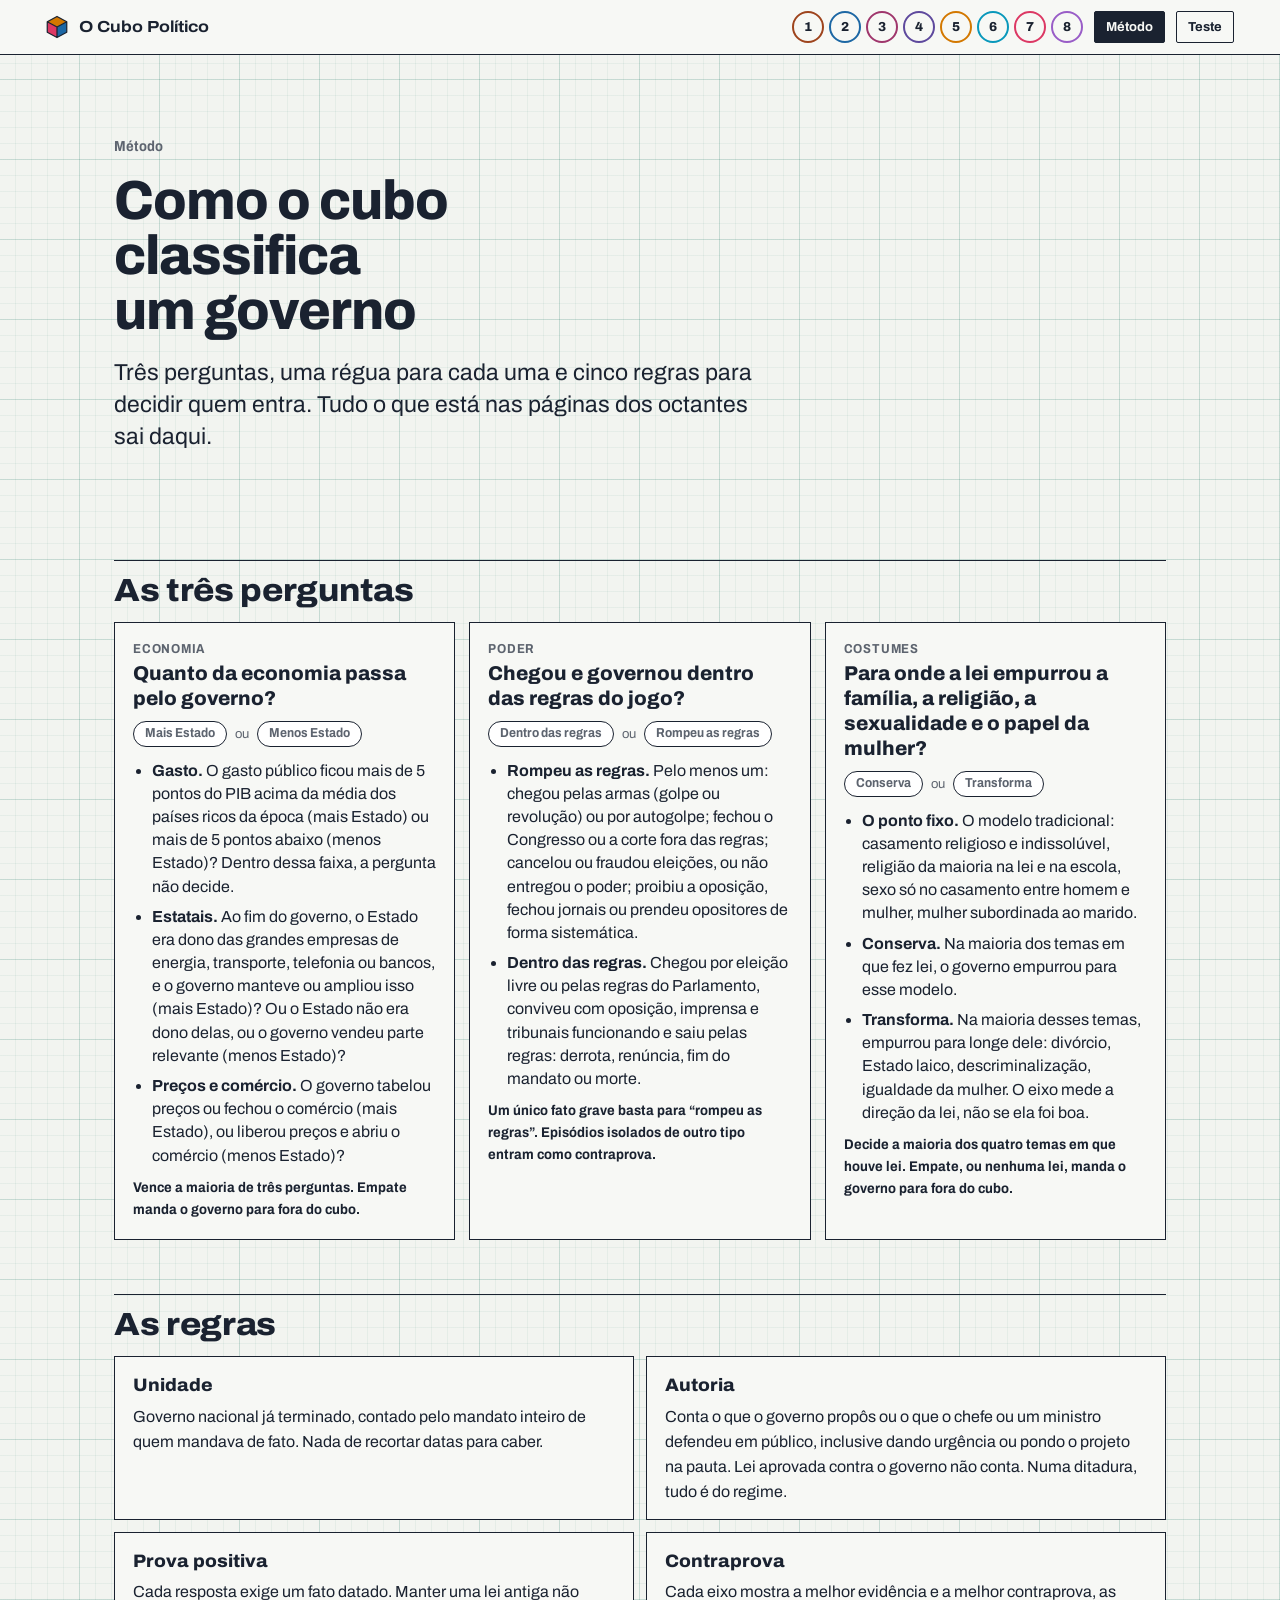
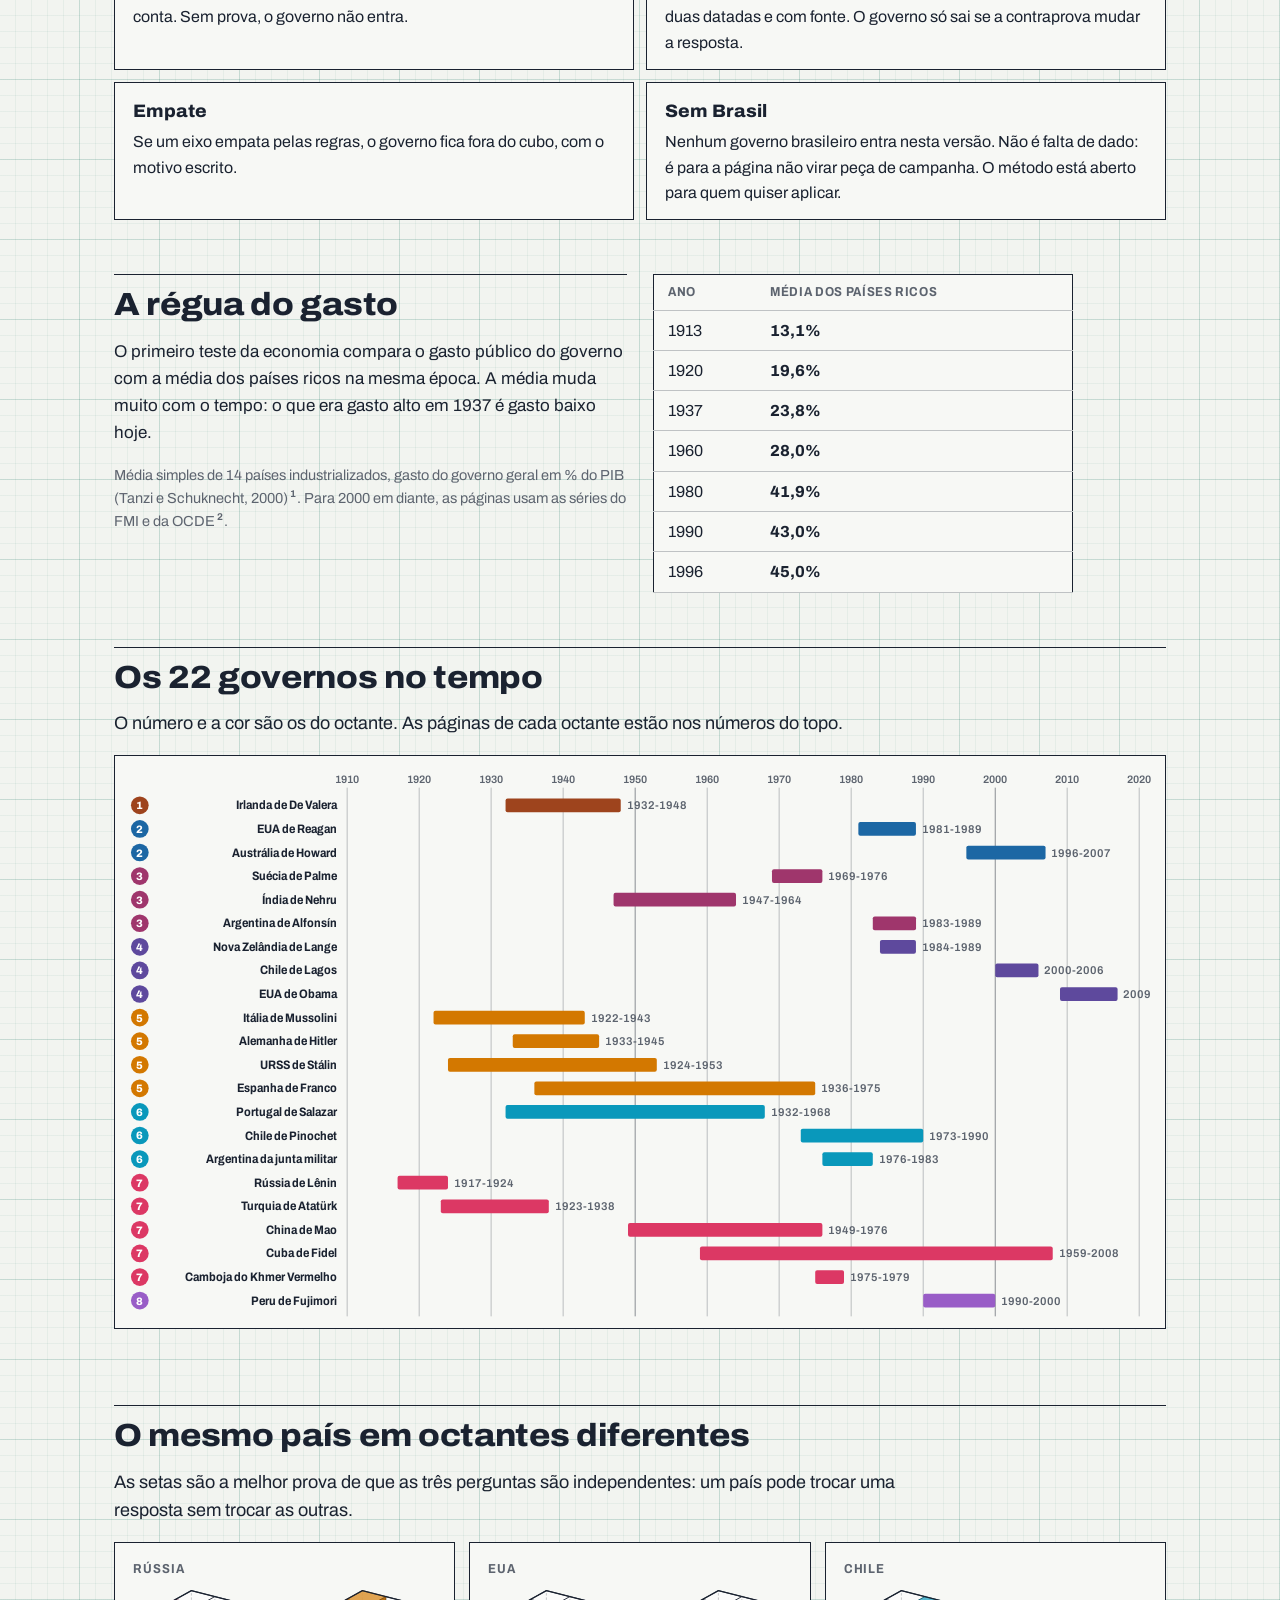
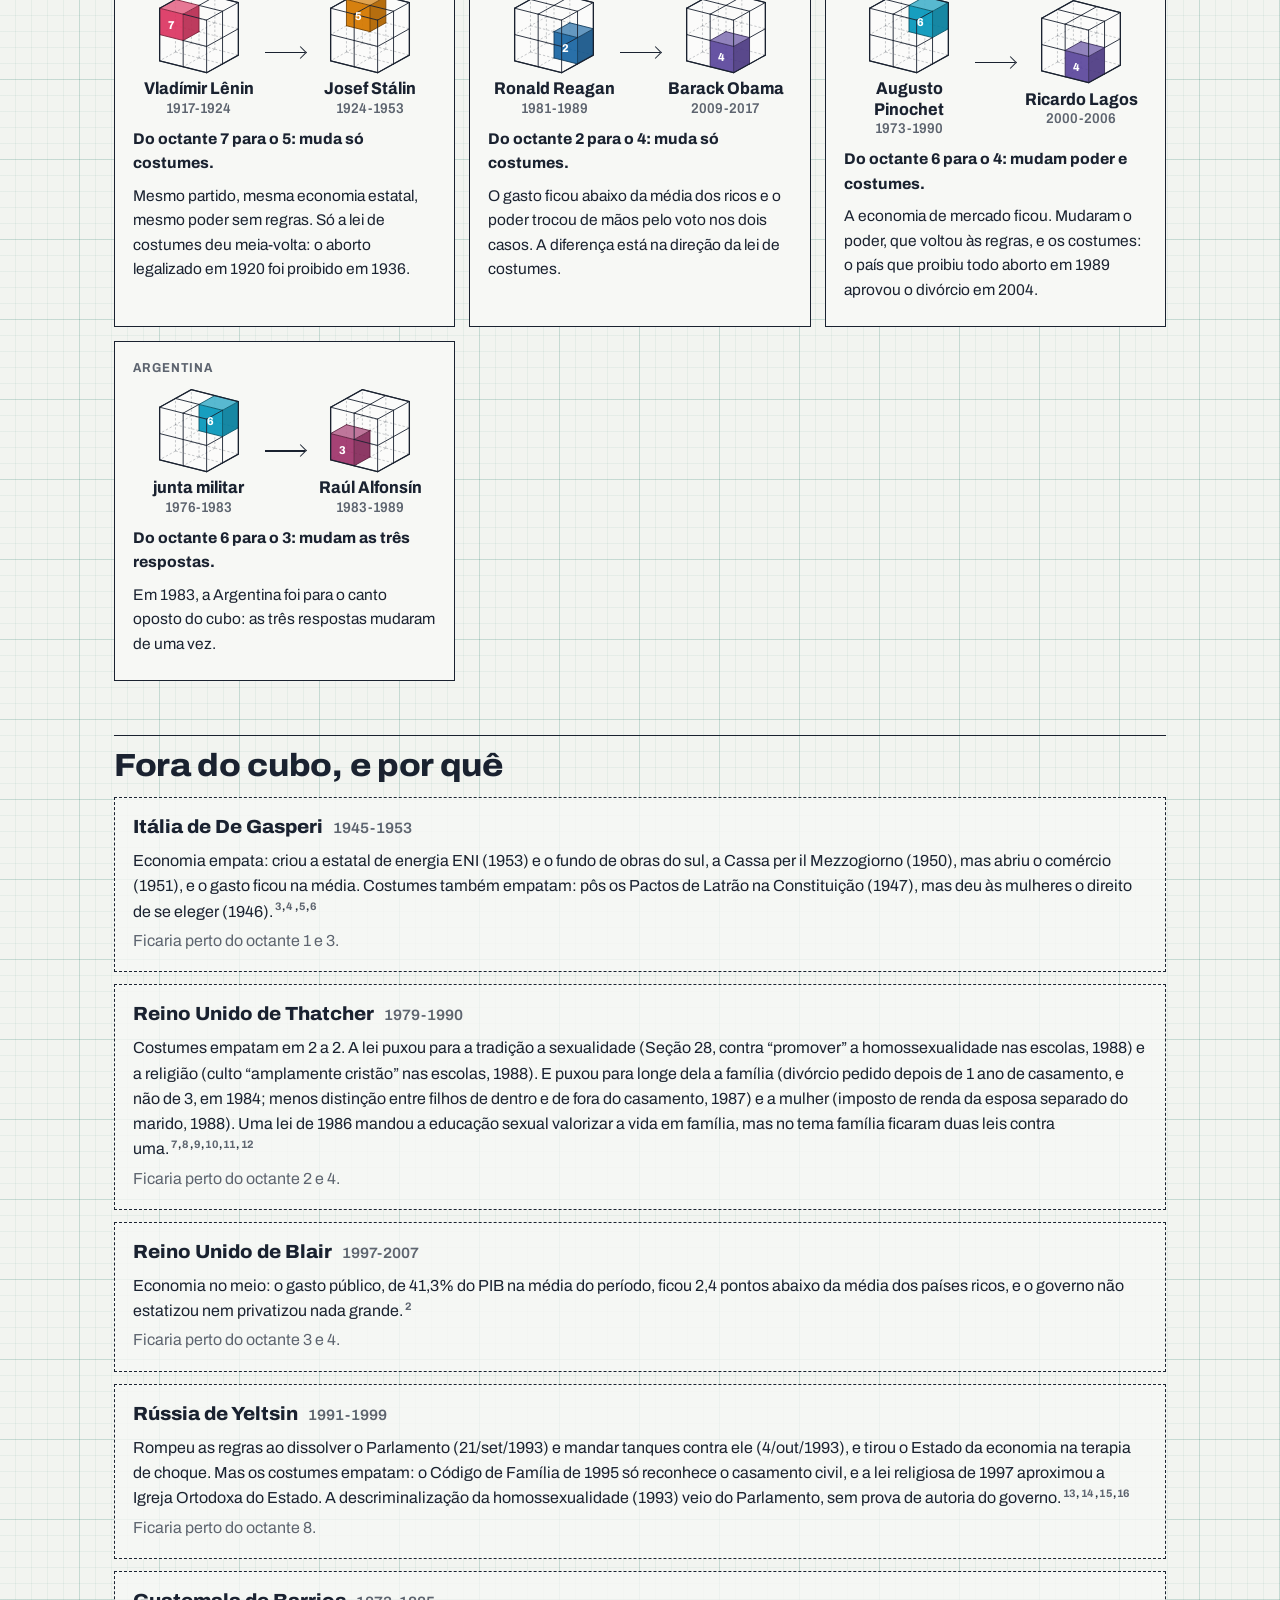
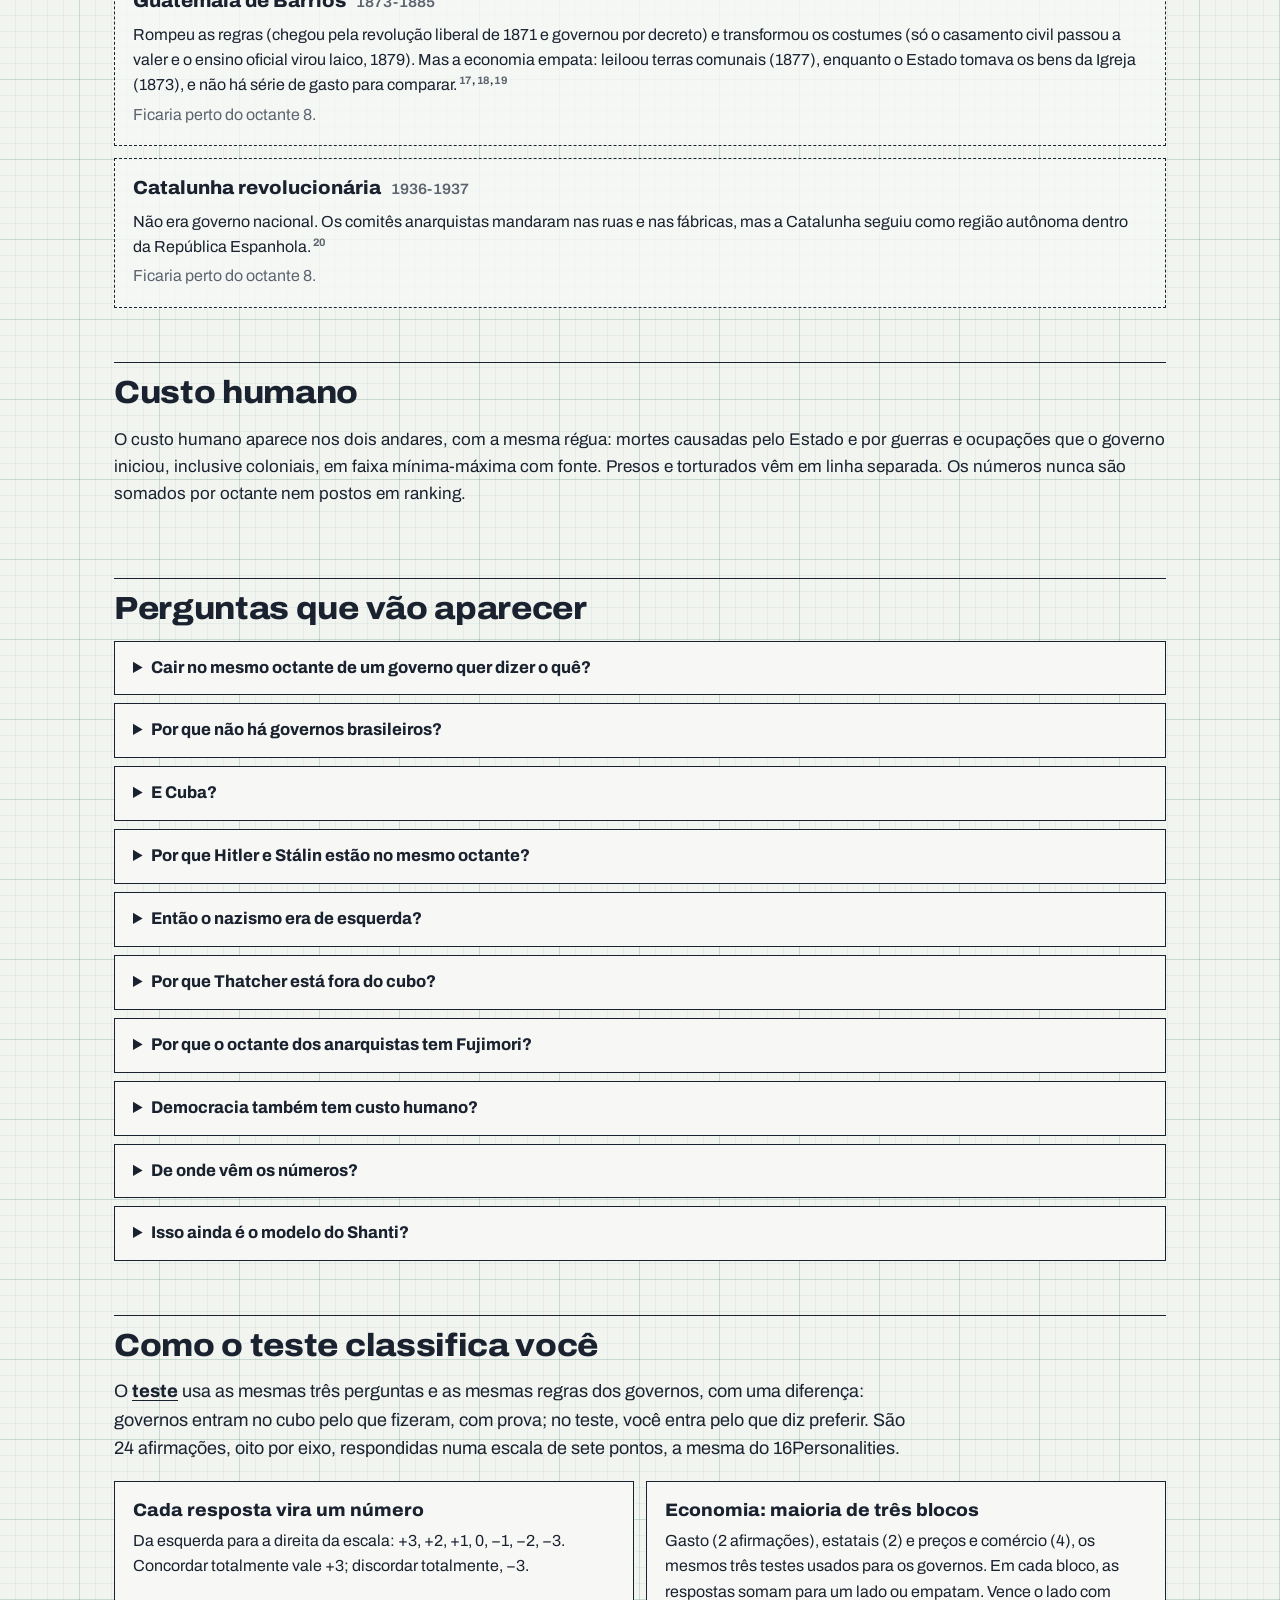
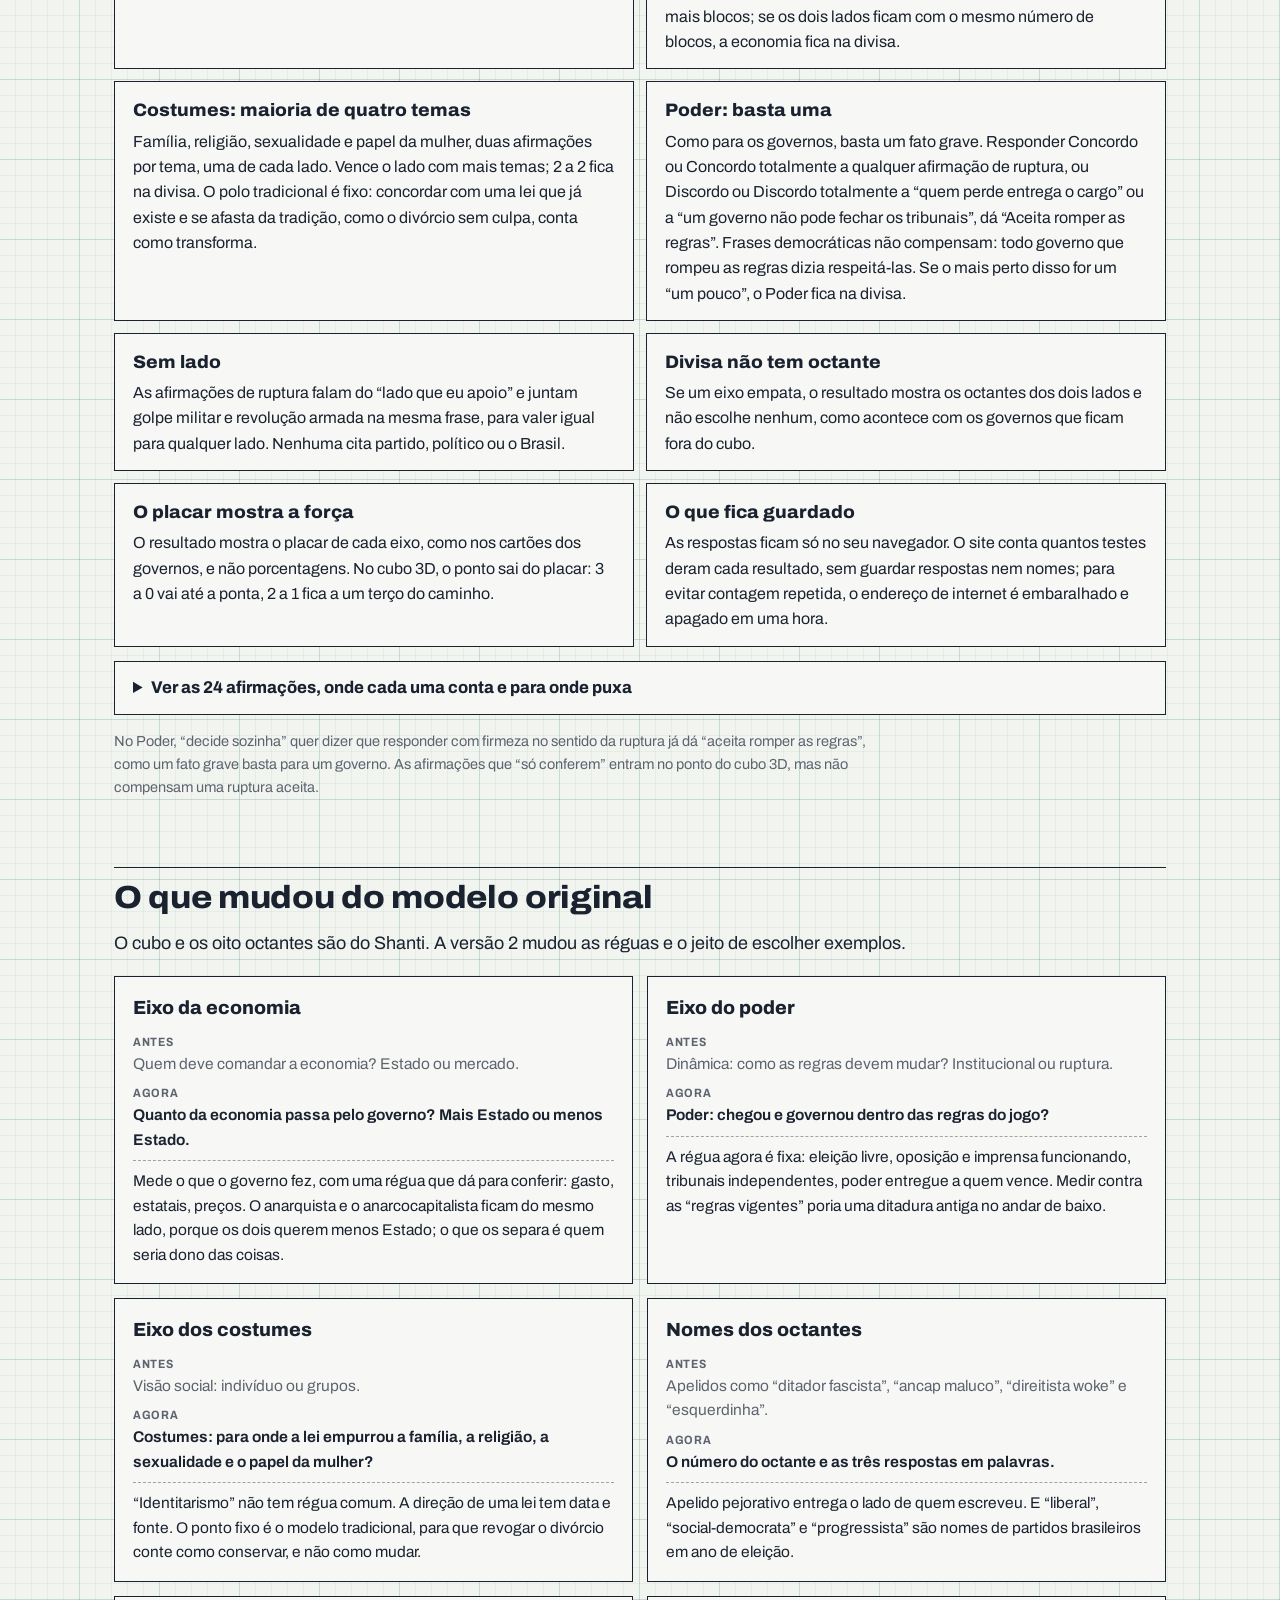
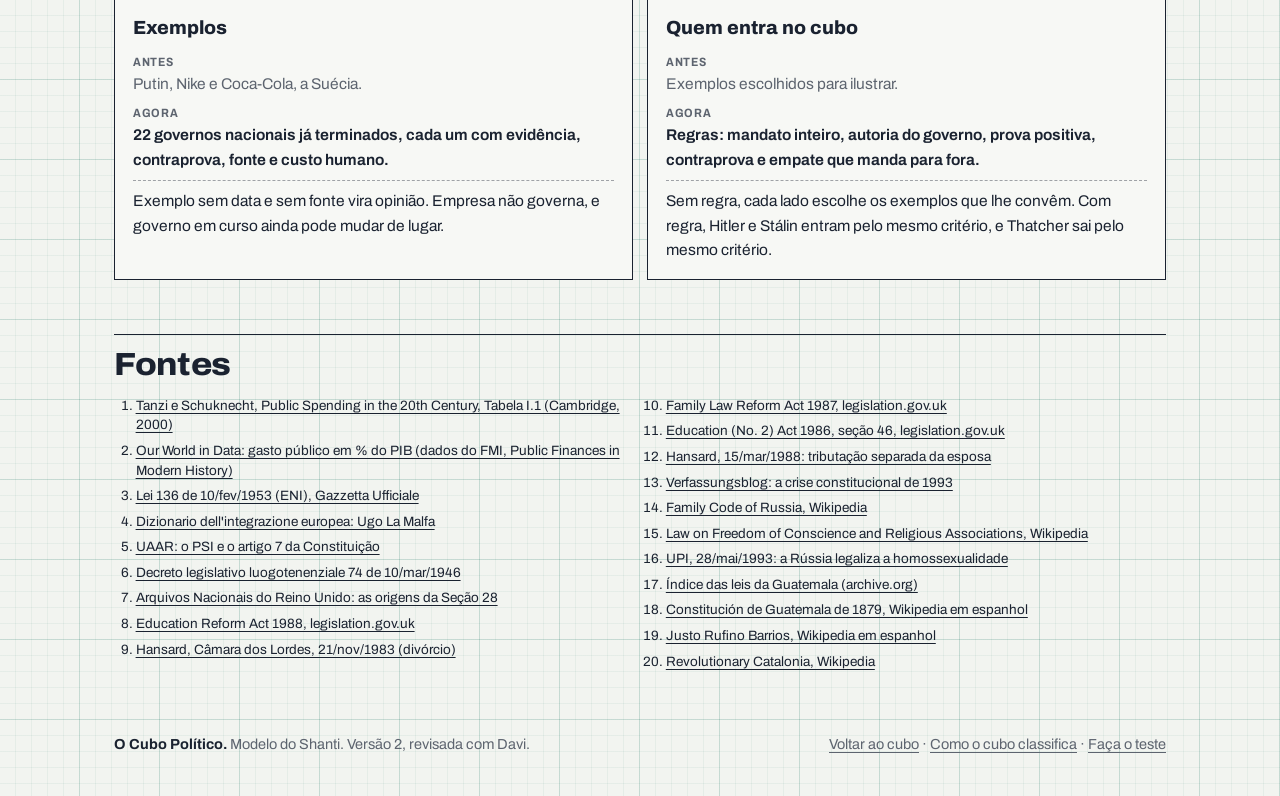
<file: metodo.html>
<!doctype html>
<html lang="pt-BR">
<head>
<meta charset="utf-8">
<meta name="viewport" content="width=device-width, initial-scale=1, viewport-fit=cover">
<meta name="theme-color" content="#f2f4f0">
<meta name="color-scheme" content="light">
<title>Como o cubo classifica um governo | O Cubo Político</title>
<meta name="description" content="Três perguntas, uma régua para cada uma e regras para pôr governos de verdade no cubo, com evidência, contraprova e fonte.">
<meta property="og:type" content="article">
<meta property="og:locale" content="pt_BR">
<meta property="og:site_name" content="O Cubo Político">
<meta property="og:title" content="Como o cubo classifica um governo | O Cubo Político">
<meta property="og:description" content="Três perguntas, uma régua para cada uma e regras para pôr governos de verdade no cubo, com evidência, contraprova e fonte.">
<meta property="og:image" content="https://cubo-politico.vercel.app/og.png">
<meta property="og:image:width" content="1200">
<meta property="og:image:height" content="630">
<meta property="og:url" content="https://cubo-politico.vercel.app/metodo">
<meta name="twitter:card" content="summary_large_image">
<link rel="icon" href="data:image/svg+xml,%3Csvg xmlns='http://www.w3.org/2000/svg' viewBox='0 0 64 64'%3E%3Cpath d='M32 6 56 19 32 32 8 19Z' fill='%23d37800'/%3E%3Cpath d='M8 19 32 32 32 58 8 45Z' fill='%23dc3864'/%3E%3Cpath d='M56 19 32 32 32 58 56 45Z' fill='%231c67a4'/%3E%3Cpath d='M32 6 56 19 56 45 32 58 8 45 8 19Z M8 19 32 32 56 19 M32 32 32 58' fill='none' stroke='%231a2230' stroke-width='3' stroke-linejoin='round'/%3E%3C/svg%3E">
<style>

@font-face{font-family:"Archivo";src:url(archivo.woff2) format("woff2");font-weight:100 900;font-stretch:62% 125%;font-style:normal;font-display:swap}
:root{--papel:#f2f4f0;--papel-2:#f7f8f5;--nanquim:#1a2230;--grafite:#5d646f;--q:47 128 110;--f:"Archivo","Helvetica Neue",Arial,sans-serif;--lado:clamp(16px,4vw,44px)}
*{box-sizing:border-box}
html{background:var(--papel);-webkit-text-size-adjust:100%;text-size-adjust:100%;scroll-padding-top:70px}
body{margin:0;font-family:var(--f);font-size:17px;line-height:1.58;color:var(--nanquim);background:var(--papel);-webkit-font-smoothing:antialiased;
  background-image:linear-gradient(to right,rgb(var(--q) / .17) 1px,transparent 1px),linear-gradient(to bottom,rgb(var(--q) / .17) 1px,transparent 1px),linear-gradient(to right,rgb(var(--q) / .065) 1px,transparent 1px),linear-gradient(to bottom,rgb(var(--q) / .065) 1px,transparent 1px);
  background-size:80px 80px,80px 80px,16px 16px,16px 16px;background-position:-1px -1px}
a{color:inherit;text-underline-offset:3px}
:focus-visible{outline:2px solid var(--nanquim);outline-offset:2px}
.topo{position:sticky;top:0;z-index:20;display:flex;align-items:center;justify-content:space-between;gap:14px;padding:9px var(--lado);background:var(--papel-2);border-bottom:1px solid var(--nanquim)}
.marca{display:flex;align-items:center;gap:9px;font-size:16px;font-weight:800;font-stretch:112%;text-decoration:none;white-space:nowrap}
.marca svg{flex:none}
.nav-oct{display:flex;align-items:center;gap:5px;overflow-x:auto;scrollbar-width:none;padding:2px}
.nav-oct::-webkit-scrollbar{display:none}
.nav-oct a{flex:none;display:grid;place-items:center;width:32px;height:32px;border-radius:50%;border:2px solid var(--o);font-size:13px;font-weight:800;text-decoration:none;transition:background .2s,color .2s}
.nav-oct a:hover,.nav-oct a[aria-current]{background:var(--o);color:#fff}
.nav-oct a.metodo{width:auto;height:32px;border-radius:2px;border:1px solid var(--nanquim);padding:0 11px;margin-left:6px;font-weight:700}
.nav-oct a.metodo:hover,.nav-oct a.metodo[aria-current]{background:var(--nanquim);color:var(--papel-2)}
main{max-width:1140px;margin:0 auto;padding:0 var(--lado) 40px}
.hero-oct{display:grid;grid-template-columns:minmax(0,1.2fr) minmax(0,.8fr);gap:clamp(18px,4vw,48px);align-items:center;padding:clamp(30px,6vw,70px) 0 clamp(22px,4vw,44px)}
.hero-met{padding:clamp(34px,7vw,80px) 0 clamp(18px,3vw,30px)}
.rotulo-oct{display:flex;align-items:center;gap:10px;margin:0 0 16px;font-size:14.5px;font-weight:700;font-stretch:88%;color:var(--grafite)}
.rotulo-oct b{display:inline-grid;place-items:center;width:34px;height:34px;border-radius:50%;background:var(--c);color:#fff;font-size:16px;font-stretch:100%}
h1{margin:0 0 18px;font-size:clamp(34px,4.3vw,60px);line-height:1;font-weight:800;font-stretch:96%;letter-spacing:-.018em}
h1 span{display:block}
.pag-oct h1 span:nth-child(2){color:var(--c)}
.frase{margin:0 0 22px;font-size:clamp(19px,2vw,23px);line-height:1.4;max-width:29em;text-wrap:pretty}
.cod{display:flex;gap:18px}
.cod span{display:flex;flex-direction:column;gap:3px;font-size:clamp(30px,4.2vw,46px);line-height:.9;font-weight:800;font-stretch:125%}
.cod small{font-size:11.5px;font-weight:650;font-stretch:88%;color:var(--grafite);line-height:1.2}
.hero-cubo{display:flex;justify-content:center}
.cubo{display:block;max-width:100%;height:auto}
.marco{display:grid;grid-template-columns:auto 1fr;gap:4px 22px;align-items:baseline;margin:0 0 8px;padding:16px 20px;background:var(--papel-2);border:1px solid var(--nanquim);border-left:6px solid var(--c)}
.marco-rot{grid-column:1/-1;margin:0;font-size:12.5px;font-weight:700;font-stretch:88%;color:var(--grafite);text-transform:uppercase;letter-spacing:.06em}
.marco-data{margin:0;font-size:20px;font-weight:800;font-stretch:112%;white-space:nowrap}
.marco-txt{margin:0;font-size:18px}
.aviso{margin:12px 0 0;padding:10px 14px;font-size:14.5px;color:var(--grafite);border-left:2px solid var(--grafite)}
.secao{padding:clamp(30px,5vw,54px) 0 0}
.secao>h2,.secao>div>h2{margin:0 0 14px;padding-top:12px;border-top:1px solid var(--nanquim);font-size:clamp(24px,2.6vw,32px);line-height:1.1;font-weight:800;font-stretch:108%;letter-spacing:-.01em}
.lead{margin:0 0 18px;font-size:18px;max-width:44em;text-wrap:pretty}
.intro{margin:0 0 14px;font-size:18px;max-width:46em;text-wrap:pretty}
.nota{font-size:14.5px;color:var(--grafite);max-width:52em}
.tres{display:grid;grid-template-columns:repeat(3,minmax(0,1fr));gap:14px;margin-top:22px}
.bloco-eixo,.crit,.eixo-met{padding:16px 18px 18px;background:var(--papel-2);border:1px solid var(--nanquim)}
.bloco-eixo p{margin:0 0 10px}
.bloco-eixo p:last-child{margin:0}
.be-nome{margin:0 0 2px!important;font-size:13px;font-weight:700;font-stretch:88%;color:var(--grafite);text-transform:uppercase;letter-spacing:.06em}
.be-perg{font-weight:650;font-stretch:92%;line-height:1.3}
.chip{display:inline-block;margin:0 0 10px;padding:3px 11px 4px;border-radius:999px;font-size:13.5px;font-weight:700;font-stretch:90%;line-height:1.25;border:1.5px solid var(--nanquim);background:#fff}
.chip.on{background:var(--c);border-color:var(--c);color:#fff}
.pag-met .chip.on{background:var(--nanquim);border-color:var(--nanquim)}
.criterios{display:grid;grid-template-columns:repeat(3,minmax(0,1fr));gap:14px}
.crit-cab{display:flex;align-items:center;justify-content:space-between;gap:10px;margin:0 0 6px;font-size:13px;font-weight:700;font-stretch:88%;color:var(--grafite);text-transform:uppercase;letter-spacing:.06em}
.crit-cab .chip{margin:0;text-transform:none;letter-spacing:0}
.crit ul,.eixo-met ul{margin:0 0 10px;padding-left:1.1em}
.crit li,.eixo-met li{margin:0 0 7px;font-size:16px;line-height:1.45}
.crit-regra{margin:0;font-size:14px;font-weight:700;font-stretch:92%}
.lt-caixa{margin:0 0 22px;padding:12px 14px 6px;background:var(--papel-2);border:1px solid var(--nanquim);overflow-x:auto}
.linha-tempo{display:block;width:100%;min-width:640px;height:auto;font-family:var(--f)}
.lt-ano{font-size:11px;fill:var(--grafite);font-weight:600}
.lt-rot{font-size:12.5px;font-weight:700;fill:var(--nanquim);font-stretch:88%}
.lt-anos{font-size:11.5px;fill:var(--grafite);font-weight:600}
.lt-num{font-size:11px;font-weight:800;fill:#fff}
.govs{display:grid;gap:18px}
.gov{background:var(--papel-2);border:1px solid var(--nanquim);border-top:6px solid var(--c)}
.gov-cab{display:grid;grid-template-columns:1fr auto;align-items:end;gap:2px 16px;padding:16px 20px 12px;border-bottom:1px solid var(--nanquim)}
.gov-pais{grid-column:1/-1;margin:0;font-size:13px;font-weight:700;font-stretch:88%;color:var(--grafite);text-transform:uppercase;letter-spacing:.07em}
.gov h3{margin:0;font-size:clamp(24px,2.6vw,30px);line-height:1.08;font-weight:800;font-stretch:108%}
.gov-per{margin:0;font-size:14.5px;font-weight:650;color:var(--grafite);white-space:nowrap}
.gov-eixos{display:grid;grid-template-columns:repeat(3,minmax(0,1fr))}
.eixo-g{padding:14px 18px 16px;border-right:1px solid var(--nanquim)}
.eixo-g:last-child{border-right:0}
.eixo-g-cab{display:flex;align-items:center;justify-content:space-between;gap:8px;margin-bottom:8px}
.eixo-g-cab .chip{margin:0}
.eixo-nome{font-size:13px;font-weight:700;font-stretch:88%;color:var(--grafite);text-transform:uppercase;letter-spacing:.06em}
.ev,.cp{margin:0 0 9px;font-size:15.5px;line-height:1.5}
.cp span{font-weight:800;font-stretch:92%}
.cp span::after{content:":"}
.placar{display:grid;grid-template-columns:repeat(3,minmax(0,1fr));gap:4px;margin:0 0 10px;padding:0;list-style:none}
.placar--4{grid-template-columns:repeat(2,minmax(0,1fr))}
.placar li{display:flex;flex-direction:column;min-width:0;padding:5px 8px 6px;border:1px solid rgb(26 34 48 / .4);background:#fff;line-height:1.15}
.placar li span{font-size:11px;font-weight:650;font-stretch:88%;color:var(--grafite);white-space:nowrap;overflow:hidden;text-overflow:ellipsis}
.placar li b{font-size:13px;font-weight:750;font-stretch:92%}
.placar li.ok{background:var(--c);border-color:var(--c)}
.placar li.ok span{color:rgb(255 255 255 / .82)}
.placar li.ok b{color:#fff}
.placar li.contra{border:1.5px solid var(--nanquim)}
.placar li.nd{border-style:dashed;background:transparent}
.placar li.nd b{font-weight:600;color:var(--grafite)}
.custo{border-top:1px solid var(--nanquim)}
.custo summary{cursor:pointer;padding:11px 20px;font-size:14.5px;font-weight:750;font-stretch:92%;list-style:none;display:flex;align-items:center;gap:8px}
.custo summary::-webkit-details-marker{display:none}
.custo summary::before{content:"";width:8px;height:8px;border-right:1.5px solid var(--nanquim);border-bottom:1.5px solid var(--nanquim);transform:rotate(-45deg);transition:transform .2s}
.custo[open] summary::before{transform:rotate(45deg)}
.custo ul{margin:0;padding:0 20px 16px 38px}
.custo li{margin:0 0 8px;font-size:15.5px;line-height:1.5}
.ref{font-size:.68em;line-height:0;margin-left:1px;font-weight:700;white-space:nowrap;letter-spacing:.02em}
.ref a{text-decoration:none;color:var(--grafite);padding:0 1px}
.ref a:hover{color:var(--nanquim);text-decoration:underline}
.secao--caixas{display:grid;grid-template-columns:repeat(auto-fit,minmax(280px,1fr));gap:14px}
.caixa{padding:18px 20px;border:1px solid var(--nanquim);background:#fff;border-left:6px solid var(--c)}
.caixa h3{margin:0 0 8px;font-size:20px;line-height:1.2;font-weight:800;font-stretch:104%}
.caixa p{margin:0;font-size:16.5px}
.secao--duas{display:grid;grid-template-columns:repeat(2,minmax(0,1fr));gap:26px}
.sinais{margin:0 0 10px;padding-left:1.1em}
.sinais li{margin:0 0 6px;font-size:17px}
.setas{display:grid;grid-template-columns:repeat(auto-fit,minmax(300px,1fr));gap:14px}
.seta{padding:16px 18px;background:var(--papel-2);border:1px solid var(--nanquim)}
.seta p{margin:0 0 8px;font-size:15.5px}
.seta-pais{font-size:13px!important;font-weight:700;font-stretch:88%;color:var(--grafite);text-transform:uppercase;letter-spacing:.07em}
.seta-par{display:grid;grid-template-columns:1fr 40px 1fr;align-items:center;margin:4px 0 10px}
.seta-par a{display:flex;flex-direction:column;align-items:center;text-decoration:none;text-align:center;font-weight:750;font-stretch:92%;line-height:1.2}
.seta-par a small{font-weight:600;color:var(--grafite)}
.seta-par .cubo{width:84px;height:auto;margin-bottom:4px}
.seta-meio i{display:block;position:relative;height:1.5px;background:var(--nanquim)}
.seta-meio i::after{content:"";position:absolute;right:0;top:-4px;width:8px;height:8px;border-top:1.5px solid var(--nanquim);border-right:1.5px solid var(--nanquim);transform:rotate(45deg)}
.seta-muda{font-weight:750}
.vizinhos{display:grid;grid-template-columns:repeat(3,minmax(0,1fr));gap:14px}
.viz{display:grid;grid-template-columns:96px 1fr;grid-template-rows:auto auto 1fr;column-gap:14px;align-items:start;padding:14px 16px;text-decoration:none;background:var(--papel-2);border:1px solid var(--nanquim);border-left:6px solid var(--c);transition:background .2s}
.viz:hover{background:#fff}
.viz .cubo{grid-row:1/4;width:96px}
.viz-muda{font-size:12.5px;font-weight:700;font-stretch:88%;color:var(--grafite);text-transform:uppercase;letter-spacing:.06em}
.viz-n{font-size:21px;font-weight:800;font-stretch:108%;line-height:1.1}
.viz-pal{font-size:14.5px;line-height:1.35}
.quase{display:grid;gap:12px}
.q-item{padding:14px 18px;border:1px dashed var(--nanquim);background:rgb(247 248 245 / .8)}
.q-item h3{margin:0 0 6px;font-size:19px;font-weight:800;font-stretch:104%}
.q-item h3 span{font-weight:600;color:var(--grafite);font-size:15px;margin-left:6px}
.q-item p{margin:0 0 4px;font-size:16px}
.fontes{margin:0;padding-left:1.6em;columns:2 340px;column-gap:30px;font-size:13.5px;line-height:1.45}
.fontes li{margin:0 0 6px;break-inside:avoid}
.fontes li:target{background:#fff4c2}
.pag-nav{display:grid;grid-template-columns:1fr auto 1fr;gap:12px;align-items:stretch;margin:clamp(34px,5vw,54px) 0 0;padding-top:16px;border-top:1px solid var(--nanquim)}
.pag-nav a{display:flex;flex-direction:column;justify-content:center;padding:12px 16px;min-height:56px;border:1px solid var(--nanquim);background:var(--papel-2);text-decoration:none;font-weight:800;font-stretch:104%;font-size:18px}
.pag-nav a small{font-size:12px;font-weight:700;color:var(--grafite);text-transform:uppercase;letter-spacing:.06em}
.pag-nav a:last-child{text-align:right;border-right:6px solid var(--c)}
.pag-nav a:first-child{border-left:6px solid var(--c)}
.pag-nav .ver3d{justify-content:center;align-items:center;background:var(--nanquim);color:var(--papel-2);font-size:15px}
.rodape{max-width:1140px;margin:0 auto;padding:22px var(--lado) 40px;font-size:14.5px;color:var(--grafite);display:flex;flex-wrap:wrap;justify-content:space-between;gap:8px 20px}
.rodape p{margin:0}
.rodape strong{color:var(--nanquim)}
.eixos-met{display:grid;grid-template-columns:repeat(3,minmax(0,1fr));gap:14px}
.eixo-met h3{margin:0 0 10px;font-size:20px;line-height:1.25;font-weight:800;font-stretch:100%}
.polos{display:flex;flex-wrap:wrap;align-items:center;gap:6px 8px;margin:0 0 12px}
.polos .chip{margin:0}
.polos span{font-size:13px;color:var(--grafite)}
.regras{display:grid;grid-template-columns:repeat(2,minmax(0,1fr));gap:12px;margin:0}
.regras div{padding:14px 18px;background:var(--papel-2);border:1px solid var(--nanquim)}
.regras dt{font-weight:800;font-stretch:104%;font-size:18px;margin:0 0 4px}
.regras dd{margin:0;font-size:16px}
.tabela{border-collapse:collapse;width:100%;max-width:420px;background:var(--papel-2);border:1px solid var(--nanquim);font-size:16px}
.tabela th,.tabela td{padding:7px 14px;border-bottom:1px solid rgb(26 34 48 / .25);text-align:left}
.tabela th{font-size:13px;font-weight:700;font-stretch:88%;color:var(--grafite);text-transform:uppercase;letter-spacing:.05em}
.tabela td:last-child{font-weight:750;font-variant-numeric:tabular-nums}
.itens-teste{margin:14px 0 0;background:var(--papel-2);border:1px solid var(--nanquim)}
.itens-teste summary{cursor:pointer;padding:13px 18px;font-weight:750;font-stretch:96%;font-size:17px}
.tabela-rola{overflow-x:auto;padding:0 12px 12px}
.tabela--itens{max-width:none;font-size:15px}
.tabela--itens td{vertical-align:top}
.tabela--itens td:last-child{white-space:nowrap}
.tabela--itens td:nth-child(2){font-variant-numeric:tabular-nums;color:var(--grafite)}
.lead a{font-weight:750}
.faq{display:grid;gap:8px}
.faq details{background:var(--papel-2);border:1px solid var(--nanquim)}
.faq summary{cursor:pointer;padding:13px 18px;font-weight:750;font-stretch:96%;font-size:17px}
.faq details p{margin:0;padding:0 18px 16px;font-size:16.5px;max-width:52em}
.mudancas{display:grid;grid-template-columns:repeat(2,minmax(0,1fr));gap:14px}
.mud{padding:16px 18px;background:var(--papel-2);border:1px solid var(--nanquim)}
.mud h3{margin:0 0 10px;font-size:19px;font-weight:800}
.mud p{margin:0 0 8px;font-size:15.5px}
.mud p span{display:block;font-size:12px;font-weight:700;font-stretch:88%;text-transform:uppercase;letter-spacing:.06em;color:var(--grafite)}
.mud .antes{color:var(--grafite)}
.mud .depois{font-weight:650}
.mud .porque{padding-top:8px;border-top:1px dashed rgb(26 34 48 / .4);margin:0}
.sr{position:absolute!important;width:1px;height:1px;padding:0;margin:-1px;overflow:hidden;clip:rect(0,0,0,0);white-space:nowrap;border:0}
.btn-t{display:inline-flex;align-items:center;justify-content:center;gap:8px;min-height:50px;padding:0 26px;border-radius:999px;border:1.5px solid var(--nanquim);background:var(--papel-2);color:var(--nanquim);font:inherit;font-size:17px;font-weight:750;font-stretch:96%;line-height:1.15;text-align:center;text-decoration:none;cursor:pointer;transition:background .2s,color .2s}
.btn-t:hover{background:#fff}
.btn-t--prim{background:var(--nanquim);color:var(--papel-2)}
.btn-t--prim:hover{background:#2c3850}
.cta-teste{display:flex;align-items:center;justify-content:space-between;gap:16px 28px;flex-wrap:wrap;margin:clamp(30px,5vw,54px) 0 0;padding:20px 24px;background:var(--papel-2);border:1px solid var(--nanquim);border-left:6px solid #2f806e}
.cta-teste p{margin:0;font-size:16.5px;max-width:36em}
.cta-rot{font-size:12.5px!important;font-weight:700;font-stretch:88%;color:var(--grafite);text-transform:uppercase;letter-spacing:.06em}
.cta-tit{font-size:23px!important;font-weight:800;font-stretch:104%;line-height:1.2;margin:2px 0 4px!important}
.cta-teste .btn-t--prim{background:#2f806e;border-color:#2f806e;color:#fff}
.cta-teste .btn-t--prim:hover{background:#256a5b}
@media (max-width:900px){
  .hero-oct{grid-template-columns:1fr}
  .hero-cubo{order:-1;max-width:420px;margin:0 auto}
  .tres,.criterios,.eixos-met,.vizinhos{grid-template-columns:1fr}
  .gov-eixos{grid-template-columns:1fr}
  .eixo-g{border-right:0;border-bottom:1px solid var(--nanquim)}
  .eixo-g:last-child{border-bottom:0}
  .secao--duas,.regras,.mudancas{grid-template-columns:1fr}
}
@media (max-width:560px){
  body{font-size:16.5px}
  .marca b{display:none}
  .topo{gap:6px}
  .nav-oct{gap:3px}
  .nav-oct a{width:26px;height:26px;font-size:12px;border-width:1.5px}
  .nav-oct a.metodo{height:26px;padding:0 6px;margin-left:3px}
  .nav-oct a.nav-teste{display:none}
  .gov-cab{grid-template-columns:1fr}
  .gov-per{white-space:normal}
  .marco{grid-template-columns:1fr}
  .pag-nav{grid-template-columns:1fr 1fr}
  .pag-nav .ver3d{grid-column:1/-1;order:3}
  .fontes{columns:1}
  .viz{grid-template-columns:76px 1fr}
  .viz .cubo{width:76px}
}
@media (prefers-reduced-motion:reduce){*{transition:none!important}}
@media print{.topo,.pag-nav{display:none}body{background:#fff}.custo summary::before{display:none}}

</style>
</head>

<body class="pag-met" style="--c:#1a2230">
<header class="topo"><a class="marca" href="index.html" aria-label="O Cubo Político: voltar ao cubo"><svg viewBox="0 0 64 64" width="26" height="26" aria-hidden="true"><path d="M32 6 56 19 32 32 8 19Z" fill="#d37800"/><path d="M8 19 32 32 32 58 8 45Z" fill="#dc3864"/><path d="M56 19 32 32 32 58 56 45Z" fill="#1c67a4"/><path d="M32 6 56 19 56 45 32 58 8 45 8 19Z M8 19 32 32 56 19 M32 32 32 58" fill="none" stroke="#1a2230" stroke-width="3" stroke-linejoin="round"/></svg><b>O Cubo Político</b></a><nav class="nav-oct" aria-label="Octantes"><a href="octante-1.html" style="--o:#9e441d" aria-label="Octante 1: mais estado, dentro das regras, conserva os costumes">1</a><a href="octante-2.html" style="--o:#1c67a4" aria-label="Octante 2: menos estado, dentro das regras, conserva os costumes">2</a><a href="octante-3.html" style="--o:#9f366c" aria-label="Octante 3: mais estado, dentro das regras, transforma os costumes">3</a><a href="octante-4.html" style="--o:#5e499d" aria-label="Octante 4: menos estado, dentro das regras, transforma os costumes">4</a><a href="octante-5.html" style="--o:#d37800" aria-label="Octante 5: mais estado, rompeu as regras, conserva os costumes">5</a><a href="octante-6.html" style="--o:#0998bb" aria-label="Octante 6: menos estado, rompeu as regras, conserva os costumes">6</a><a href="octante-7.html" style="--o:#dc3864" aria-label="Octante 7: mais estado, rompeu as regras, transforma os costumes">7</a><a href="octante-8.html" style="--o:#995dc7" aria-label="Octante 8: menos estado, rompeu as regras, transforma os costumes">8</a><a class="metodo" href="metodo.html" aria-current="page">Método</a><a class="metodo nav-teste" href="teste.html">Teste</a></nav></header>
<main>
<section class="hero-met"><p class="rotulo-oct">Método</p><h1><span>Como o cubo</span><span>classifica</span><span>um governo</span></h1><p class="frase">Três perguntas, uma régua para cada uma e cinco regras para decidir quem entra. Tudo o que está nas páginas dos octantes sai daqui.</p></section>
<section class="secao"><h2>As três perguntas</h2><div class="eixos-met">
<div class="eixo-met"><p class="be-nome">Economia</p><h3>Quanto da economia passa pelo governo?</h3><p class="polos"><span class="chip">Mais Estado</span><span>ou</span><span class="chip">Menos Estado</span></p><ul><li><b>Gasto.</b> O gasto público ficou mais de 5 pontos do PIB acima da média dos países ricos da época (mais Estado) ou mais de 5 pontos abaixo (menos Estado)? Dentro dessa faixa, a pergunta não decide.</li><li><b>Estatais.</b> Ao fim do governo, o Estado era dono das grandes empresas de energia, transporte, telefonia ou bancos, e o governo manteve ou ampliou isso (mais Estado)? Ou o Estado não era dono delas, ou o governo vendeu parte relevante (menos Estado)?</li><li><b>Preços e comércio.</b> O governo tabelou preços ou fechou o comércio (mais Estado), ou liberou preços e abriu o comércio (menos Estado)?</li></ul><p class="crit-regra">Vence a maioria de três perguntas. Empate manda o governo para fora do cubo.</p></div>
<div class="eixo-met"><p class="be-nome">Poder</p><h3>Chegou e governou dentro das regras do jogo?</h3><p class="polos"><span class="chip">Dentro das regras</span><span>ou</span><span class="chip">Rompeu as regras</span></p><ul><li><b>Rompeu as regras.</b> Pelo menos um: chegou pelas armas (golpe ou revolução) ou por autogolpe; fechou o Congresso ou a corte fora das regras; cancelou ou fraudou eleições, ou não entregou o poder; proibiu a oposição, fechou jornais ou prendeu opositores de forma sistemática.</li><li><b>Dentro das regras.</b> Chegou por eleição livre ou pelas regras do Parlamento, conviveu com oposição, imprensa e tribunais funcionando e saiu pelas regras: derrota, renúncia, fim do mandato ou morte.</li></ul><p class="crit-regra">Um único fato grave basta para “rompeu as regras”. Episódios isolados de outro tipo entram como contraprova.</p></div>
<div class="eixo-met"><p class="be-nome">Costumes</p><h3>Para onde a lei empurrou a família, a religião, a sexualidade e o papel da mulher?</h3><p class="polos"><span class="chip">Conserva</span><span>ou</span><span class="chip">Transforma</span></p><ul><li><b>O ponto fixo.</b> O modelo tradicional: casamento religioso e indissolúvel, religião da maioria na lei e na escola, sexo só no casamento entre homem e mulher, mulher subordinada ao marido.</li><li><b>Conserva.</b> Na maioria dos temas em que fez lei, o governo empurrou para esse modelo.</li><li><b>Transforma.</b> Na maioria desses temas, empurrou para longe dele: divórcio, Estado laico, descriminalização, igualdade da mulher. O eixo mede a direção da lei, não se ela foi boa.</li></ul><p class="crit-regra">Decide a maioria dos quatro temas em que houve lei. Empate, ou nenhuma lei, manda o governo para fora do cubo.</p></div>
</div></section>
<section class="secao"><h2>As regras</h2><dl class="regras"><div><dt>Unidade</dt><dd>Governo nacional já terminado, contado pelo mandato inteiro de quem mandava de fato. Nada de recortar datas para caber.</dd></div><div><dt>Autoria</dt><dd>Conta o que o governo propôs ou o que o chefe ou um ministro defendeu em público, inclusive dando urgência ou pondo o projeto na pauta. Lei aprovada contra o governo não conta. Numa ditadura, tudo é do regime.</dd></div><div><dt>Prova positiva</dt><dd>Cada resposta exige um fato datado. Manter uma lei antiga não conta. Sem prova, o governo não entra.</dd></div><div><dt>Contraprova</dt><dd>Cada eixo mostra a melhor evidência e a melhor contraprova, as duas datadas e com fonte. O governo só sai se a contraprova mudar a resposta.</dd></div><div><dt>Empate</dt><dd>Se um eixo empata pelas regras, o governo fica fora do cubo, com o motivo escrito.</dd></div><div><dt>Sem Brasil</dt><dd>Nenhum governo brasileiro entra nesta versão. Não é falta de dado: é para a página não virar peça de campanha. O método está aberto para quem quiser aplicar.</dd></div></dl></section>
<section class="secao secao--duas"><div><h2>A régua do gasto</h2><p>O primeiro teste da economia compara o gasto público do governo com a média dos países ricos na mesma época. A média muda muito com o tempo: o que era gasto alto em 1937 é gasto baixo hoje.</p><p class="nota">Média simples de 14 países industrializados, gasto do governo geral em % do PIB (Tanzi e Schuknecht, 2000)<sup class="ref"><a href="#f1" aria-label="Fonte 1">1</a></sup>. Para 2000 em diante, as páginas usam as séries do FMI e da OCDE<sup class="ref"><a href="#f2" aria-label="Fonte 2">2</a></sup>.</p></div><div><table class="tabela"><thead><tr><th>Ano</th><th>Média dos países ricos</th></tr></thead><tbody><tr><td>1913</td><td>13,1%</td></tr><tr><td>1920</td><td>19,6%</td></tr><tr><td>1937</td><td>23,8%</td></tr><tr><td>1960</td><td>28,0%</td></tr><tr><td>1980</td><td>41,9%</td></tr><tr><td>1990</td><td>43,0%</td></tr><tr><td>1996</td><td>45,0%</td></tr></tbody></table></div></section>
<section class="secao"><h2>Os 22 governos no tempo</h2><p class="lead">O número e a cor são os do octante. As páginas de cada octante estão nos números do topo.</p><div class="lt-caixa"><svg class="linha-tempo" viewBox="0 0 1040 564" role="img" aria-label="Linha do tempo dos governos" xmlns="http://www.w3.org/2000/svg"><path d="M222.0 20 V558" stroke="#1a2230" stroke-opacity=".28" stroke-width="1"/><text x="222.0" y="15" text-anchor="middle" class="lt-ano">1910</text><path d="M295.3 20 V558" stroke="#1a2230" stroke-opacity=".28" stroke-width="1"/><text x="295.3" y="15" text-anchor="middle" class="lt-ano">1920</text><path d="M368.5 20 V558" stroke="#1a2230" stroke-opacity=".28" stroke-width="1"/><text x="368.5" y="15" text-anchor="middle" class="lt-ano">1930</text><path d="M441.8 20 V558" stroke="#1a2230" stroke-opacity=".28" stroke-width="1"/><text x="441.8" y="15" text-anchor="middle" class="lt-ano">1940</text><path d="M515.1 20 V558" stroke="#1a2230" stroke-opacity=".5" stroke-width="1"/><text x="515.1" y="15" text-anchor="middle" class="lt-ano">1950</text><path d="M588.4 20 V558" stroke="#1a2230" stroke-opacity=".28" stroke-width="1"/><text x="588.4" y="15" text-anchor="middle" class="lt-ano">1960</text><path d="M661.6 20 V558" stroke="#1a2230" stroke-opacity=".28" stroke-width="1"/><text x="661.6" y="15" text-anchor="middle" class="lt-ano">1970</text><path d="M734.9 20 V558" stroke="#1a2230" stroke-opacity=".28" stroke-width="1"/><text x="734.9" y="15" text-anchor="middle" class="lt-ano">1980</text><path d="M808.2 20 V558" stroke="#1a2230" stroke-opacity=".28" stroke-width="1"/><text x="808.2" y="15" text-anchor="middle" class="lt-ano">1990</text><path d="M881.5 20 V558" stroke="#1a2230" stroke-opacity=".5" stroke-width="1"/><text x="881.5" y="15" text-anchor="middle" class="lt-ano">2000</text><path d="M954.7 20 V558" stroke="#1a2230" stroke-opacity=".28" stroke-width="1"/><text x="954.7" y="15" text-anchor="middle" class="lt-ano">2010</text><path d="M1028.0 20 V558" stroke="#1a2230" stroke-opacity=".28" stroke-width="1"/><text x="1028.0" y="15" text-anchor="middle" class="lt-ano">2020</text><text x="212" y="38.0" text-anchor="end" dominant-baseline="central" class="lt-rot">Irlanda de De Valera</text><circle cx="11" cy="38.0" r="9" fill="#9e441d"/><text x="11" y="38.5" text-anchor="middle" dominant-baseline="central" class="lt-num">1</text><rect x="383.2" y="31.0" width="117.2" height="14" rx="2" fill="#9e441d"/><text x="506.4" y="38.0" dominant-baseline="central" class="lt-anos">1932-1948</text><text x="212" y="62.0" text-anchor="end" dominant-baseline="central" class="lt-rot">EUA de Reagan</text><circle cx="11" cy="62.0" r="9" fill="#1c67a4"/><text x="11" y="62.5" text-anchor="middle" dominant-baseline="central" class="lt-num">2</text><rect x="742.2" y="55.0" width="58.6" height="14" rx="2" fill="#1c67a4"/><text x="806.9" y="62.0" dominant-baseline="central" class="lt-anos">1981-1989</text><text x="212" y="86.0" text-anchor="end" dominant-baseline="central" class="lt-rot">Austrália de Howard</text><circle cx="11" cy="86.0" r="9" fill="#1c67a4"/><text x="11" y="86.5" text-anchor="middle" dominant-baseline="central" class="lt-num">2</text><rect x="852.1" y="79.0" width="80.6" height="14" rx="2" fill="#1c67a4"/><text x="938.7" y="86.0" dominant-baseline="central" class="lt-anos">1996-2007</text><text x="212" y="110.0" text-anchor="end" dominant-baseline="central" class="lt-rot">Suécia de Palme</text><circle cx="11" cy="110.0" r="9" fill="#9f366c"/><text x="11" y="110.5" text-anchor="middle" dominant-baseline="central" class="lt-num">3</text><rect x="654.3" y="103.0" width="51.3" height="14" rx="2" fill="#9f366c"/><text x="711.6" y="110.0" dominant-baseline="central" class="lt-anos">1969-1976</text><text x="212" y="134.0" text-anchor="end" dominant-baseline="central" class="lt-rot">Índia de Nehru</text><circle cx="11" cy="134.0" r="9" fill="#9f366c"/><text x="11" y="134.5" text-anchor="middle" dominant-baseline="central" class="lt-num">3</text><rect x="493.1" y="127.0" width="124.6" height="14" rx="2" fill="#9f366c"/><text x="623.7" y="134.0" dominant-baseline="central" class="lt-anos">1947-1964</text><text x="212" y="158.0" text-anchor="end" dominant-baseline="central" class="lt-rot">Argentina de Alfonsín</text><circle cx="11" cy="158.0" r="9" fill="#9f366c"/><text x="11" y="158.5" text-anchor="middle" dominant-baseline="central" class="lt-num">3</text><rect x="756.9" y="151.0" width="44.0" height="14" rx="2" fill="#9f366c"/><text x="806.9" y="158.0" dominant-baseline="central" class="lt-anos">1983-1989</text><text x="212" y="182.0" text-anchor="end" dominant-baseline="central" class="lt-rot">Nova Zelândia de Lange</text><circle cx="11" cy="182.0" r="9" fill="#5e499d"/><text x="11" y="182.5" text-anchor="middle" dominant-baseline="central" class="lt-num">4</text><rect x="764.2" y="175.0" width="36.6" height="14" rx="2" fill="#5e499d"/><text x="806.9" y="182.0" dominant-baseline="central" class="lt-anos">1984-1989</text><text x="212" y="206.0" text-anchor="end" dominant-baseline="central" class="lt-rot">Chile de Lagos</text><circle cx="11" cy="206.0" r="9" fill="#5e499d"/><text x="11" y="206.5" text-anchor="middle" dominant-baseline="central" class="lt-num">4</text><rect x="881.5" y="199.0" width="44.0" height="14" rx="2" fill="#5e499d"/><text x="931.4" y="206.0" dominant-baseline="central" class="lt-anos">2000-2006</text><text x="212" y="230.0" text-anchor="end" dominant-baseline="central" class="lt-rot">EUA de Obama</text><circle cx="11" cy="230.0" r="9" fill="#5e499d"/><text x="11" y="230.5" text-anchor="middle" dominant-baseline="central" class="lt-num">4</text><rect x="947.4" y="223.0" width="58.6" height="14" rx="2" fill="#5e499d"/><text x="1012.0" y="230.0" dominant-baseline="central" class="lt-anos">2009-2017</text><text x="212" y="254.0" text-anchor="end" dominant-baseline="central" class="lt-rot">Itália de Mussolini</text><circle cx="11" cy="254.0" r="9" fill="#d37800"/><text x="11" y="254.5" text-anchor="middle" dominant-baseline="central" class="lt-num">5</text><rect x="309.9" y="247.0" width="153.9" height="14" rx="2" fill="#d37800"/><text x="469.8" y="254.0" dominant-baseline="central" class="lt-anos">1922-1943</text><text x="212" y="278.0" text-anchor="end" dominant-baseline="central" class="lt-rot">Alemanha de Hitler</text><circle cx="11" cy="278.0" r="9" fill="#d37800"/><text x="11" y="278.5" text-anchor="middle" dominant-baseline="central" class="lt-num">5</text><rect x="390.5" y="271.0" width="87.9" height="14" rx="2" fill="#d37800"/><text x="484.5" y="278.0" dominant-baseline="central" class="lt-anos">1933-1945</text><text x="212" y="302.0" text-anchor="end" dominant-baseline="central" class="lt-rot">URSS de Stálin</text><circle cx="11" cy="302.0" r="9" fill="#d37800"/><text x="11" y="302.5" text-anchor="middle" dominant-baseline="central" class="lt-num">5</text><rect x="324.6" y="295.0" width="212.5" height="14" rx="2" fill="#d37800"/><text x="543.1" y="302.0" dominant-baseline="central" class="lt-anos">1924-1953</text><text x="212" y="326.0" text-anchor="end" dominant-baseline="central" class="lt-rot">Espanha de Franco</text><circle cx="11" cy="326.0" r="9" fill="#d37800"/><text x="11" y="326.5" text-anchor="middle" dominant-baseline="central" class="lt-num">5</text><rect x="412.5" y="319.0" width="285.8" height="14" rx="2" fill="#d37800"/><text x="704.3" y="326.0" dominant-baseline="central" class="lt-anos">1936-1975</text><text x="212" y="350.0" text-anchor="end" dominant-baseline="central" class="lt-rot">Portugal de Salazar</text><circle cx="11" cy="350.0" r="9" fill="#0998bb"/><text x="11" y="350.5" text-anchor="middle" dominant-baseline="central" class="lt-num">6</text><rect x="383.2" y="343.0" width="263.8" height="14" rx="2" fill="#0998bb"/><text x="653.0" y="350.0" dominant-baseline="central" class="lt-anos">1932-1968</text><text x="212" y="374.0" text-anchor="end" dominant-baseline="central" class="lt-rot">Chile de Pinochet</text><circle cx="11" cy="374.0" r="9" fill="#0998bb"/><text x="11" y="374.5" text-anchor="middle" dominant-baseline="central" class="lt-num">6</text><rect x="683.6" y="367.0" width="124.6" height="14" rx="2" fill="#0998bb"/><text x="814.2" y="374.0" dominant-baseline="central" class="lt-anos">1973-1990</text><text x="212" y="398.0" text-anchor="end" dominant-baseline="central" class="lt-rot">Argentina da junta militar</text><circle cx="11" cy="398.0" r="9" fill="#0998bb"/><text x="11" y="398.5" text-anchor="middle" dominant-baseline="central" class="lt-num">6</text><rect x="705.6" y="391.0" width="51.3" height="14" rx="2" fill="#0998bb"/><text x="762.9" y="398.0" dominant-baseline="central" class="lt-anos">1976-1983</text><text x="212" y="422.0" text-anchor="end" dominant-baseline="central" class="lt-rot">Rússia de Lênin</text><circle cx="11" cy="422.0" r="9" fill="#dc3864"/><text x="11" y="422.5" text-anchor="middle" dominant-baseline="central" class="lt-num">7</text><rect x="273.3" y="415.0" width="51.3" height="14" rx="2" fill="#dc3864"/><text x="330.6" y="422.0" dominant-baseline="central" class="lt-anos">1917-1924</text><text x="212" y="446.0" text-anchor="end" dominant-baseline="central" class="lt-rot">Turquia de Atatürk</text><circle cx="11" cy="446.0" r="9" fill="#dc3864"/><text x="11" y="446.5" text-anchor="middle" dominant-baseline="central" class="lt-num">7</text><rect x="317.3" y="439.0" width="109.9" height="14" rx="2" fill="#dc3864"/><text x="433.2" y="446.0" dominant-baseline="central" class="lt-anos">1923-1938</text><text x="212" y="470.0" text-anchor="end" dominant-baseline="central" class="lt-rot">China de Mao</text><circle cx="11" cy="470.0" r="9" fill="#dc3864"/><text x="11" y="470.5" text-anchor="middle" dominant-baseline="central" class="lt-num">7</text><rect x="507.8" y="463.0" width="197.8" height="14" rx="2" fill="#dc3864"/><text x="711.6" y="470.0" dominant-baseline="central" class="lt-anos">1949-1976</text><text x="212" y="494.0" text-anchor="end" dominant-baseline="central" class="lt-rot">Cuba de Fidel</text><circle cx="11" cy="494.0" r="9" fill="#dc3864"/><text x="11" y="494.5" text-anchor="middle" dominant-baseline="central" class="lt-num">7</text><rect x="581.0" y="487.0" width="359.0" height="14" rx="2" fill="#dc3864"/><text x="946.1" y="494.0" dominant-baseline="central" class="lt-anos">1959-2008</text><text x="212" y="518.0" text-anchor="end" dominant-baseline="central" class="lt-rot">Camboja do Khmer Vermelho</text><circle cx="11" cy="518.0" r="9" fill="#dc3864"/><text x="11" y="518.5" text-anchor="middle" dominant-baseline="central" class="lt-num">7</text><rect x="698.3" y="511.0" width="29.3" height="14" rx="2" fill="#dc3864"/><text x="733.6" y="518.0" dominant-baseline="central" class="lt-anos">1975-1979</text><text x="212" y="542.0" text-anchor="end" dominant-baseline="central" class="lt-rot">Peru de Fujimori</text><circle cx="11" cy="542.0" r="9" fill="#995dc7"/><text x="11" y="542.5" text-anchor="middle" dominant-baseline="central" class="lt-num">8</text><rect x="808.2" y="535.0" width="73.3" height="14" rx="2" fill="#995dc7"/><text x="887.5" y="542.0" dominant-baseline="central" class="lt-anos">1990-2000</text></svg></div></section>
<section class="secao"><h2>O mesmo país em octantes diferentes</h2><p class="lead">As setas são a melhor prova de que as três perguntas são independentes: um país pode trocar uma resposta sem trocar as outras.</p><div class="setas"><div class="seta"><p class="seta-pais">Rússia</p><div class="seta-par"><a href="octante-7.html#lenin"><svg class="cubo cubo--mini" viewBox="0 0 96 100" width="96" height="100" role="img" aria-label="Cubo com o octante 7 em destaque" xmlns="http://www.w3.org/2000/svg"><path d="M93.0 76.7 L93.0 16.6 L56.7 36.7 L56.7 96.8 Z" fill="#ffffff" fill-opacity=".5"/><path d="M39.3 3.0 L93.0 16.6 L56.7 36.7 L3.0 23.1 Z" fill="#ffffff" fill-opacity=".5"/><path d="M3.0 83.2 L56.7 96.8 L56.7 36.7 L3.0 23.1 Z" fill="#ffffff" fill-opacity=".5"/><path d="M39.3 63.1L39.3 33.1" stroke="#1a2230" stroke-opacity=".38" stroke-width="0.72" stroke-dasharray="2.7 2.2"/><path d="M39.3 63.1L66.1 69.9" stroke="#1a2230" stroke-opacity=".38" stroke-width="0.72" stroke-dasharray="2.7 2.2"/><path d="M39.3 63.1L21.1 73.2" stroke="#1a2230" stroke-opacity=".38" stroke-width="0.72" stroke-dasharray="2.7 2.2"/><path d="M39.3 33.1L39.3 3.0" stroke="#1a2230" stroke-opacity=".38" stroke-width="0.72" stroke-dasharray="2.7 2.2"/><path d="M39.3 33.1L66.1 39.8" stroke="#1a2230" stroke-opacity=".38" stroke-width="0.72" stroke-dasharray="2.7 2.2"/><path d="M66.1 69.9L66.1 39.8" stroke="#1a2230" stroke-opacity=".38" stroke-width="0.72" stroke-dasharray="2.7 2.2"/><path d="M39.3 33.1L21.1 43.1" stroke="#1a2230" stroke-opacity=".38" stroke-width="0.72" stroke-dasharray="2.7 2.2"/><path d="M66.1 69.9L93.0 76.7" stroke="#1a2230" stroke-opacity=".38" stroke-width="0.72" stroke-dasharray="2.7 2.2"/><path d="M66.1 69.9L48.0 80.0" stroke="#1a2230" stroke-opacity=".38" stroke-width="0.72" stroke-dasharray="2.7 2.2"/><path d="M21.1 73.2L21.1 43.1" stroke="#1a2230" stroke-opacity=".38" stroke-width="0.72" stroke-dasharray="2.7 2.2"/><path d="M21.1 73.2L48.0 80.0" stroke="#1a2230" stroke-opacity=".38" stroke-width="0.72" stroke-dasharray="2.7 2.2"/><path d="M66.1 39.8L66.1 9.8" stroke="#1a2230" stroke-opacity=".38" stroke-width="0.72" stroke-dasharray="2.7 2.2"/><path d="M66.1 39.8L93.0 46.6" stroke="#1a2230" stroke-opacity=".38" stroke-width="0.72" stroke-dasharray="2.7 2.2"/><path d="M21.1 73.2L3.0 83.2" stroke="#1a2230" stroke-opacity=".38" stroke-width="0.72" stroke-dasharray="2.7 2.2"/><path d="M66.1 39.8L48.0 49.9" stroke="#1a2230" stroke-opacity=".38" stroke-width="0.72" stroke-dasharray="2.7 2.2"/><path d="M48.0 80.0L48.0 49.9" stroke="#1a2230" stroke-opacity=".38" stroke-width="0.72" stroke-dasharray="2.7 2.2"/><path d="M48.0 80.0L74.9 86.8" stroke="#1a2230" stroke-opacity=".38" stroke-width="0.72" stroke-dasharray="2.7 2.2"/><path d="M48.0 80.0L29.9 90.0" stroke="#1a2230" stroke-opacity=".38" stroke-width="0.72" stroke-dasharray="2.7 2.2"/><path d="M48.0 49.9L74.9 56.7" stroke="#1a2230" stroke-opacity=".38" stroke-width="0.72" stroke-dasharray="2.7 2.2"/><path d="M21.1 43.1L48.0 49.9" stroke="#791f37" stroke-width="0.81" stroke-dasharray="2.7 2.2" stroke-opacity=".7"/><path d="M21.1 43.1L21.1 13.1" stroke="#791f37" stroke-width="0.81" stroke-dasharray="2.7 2.2" stroke-opacity=".7"/><path d="M21.1 43.1L3.0 53.2" stroke="#791f37" stroke-width="0.81" stroke-dasharray="2.7 2.2" stroke-opacity=".7"/><path d="M48.0 49.9 L48.0 19.9 L29.9 29.9 L29.9 60.0 Z" fill="#b92f54" fill-opacity=".94"/><path d="M21.1 13.1 L48.0 19.9 L29.9 29.9 L3.0 23.1 Z" fill="#e6708f" fill-opacity=".94"/><path d="M3.0 53.2 L29.9 60.0 L29.9 29.9 L3.0 23.1 Z" fill="#dc3864" fill-opacity=".94"/><path d="M3.0 53.2L29.9 60.0" stroke="#791f37" stroke-width="0.99" stroke-linecap="round"/><path d="M21.1 13.1L48.0 19.9" stroke="#791f37" stroke-width="0.99" stroke-linecap="round"/><path d="M3.0 23.1L29.9 29.9" stroke="#791f37" stroke-width="0.99" stroke-linecap="round"/><path d="M3.0 53.2L3.0 23.1" stroke="#791f37" stroke-width="0.99" stroke-linecap="round"/><path d="M48.0 49.9L48.0 19.9" stroke="#791f37" stroke-width="0.99" stroke-linecap="round"/><path d="M29.9 60.0L29.9 29.9" stroke="#791f37" stroke-width="0.99" stroke-linecap="round"/><path d="M21.1 13.1L3.0 23.1" stroke="#791f37" stroke-width="0.99" stroke-linecap="round"/><path d="M48.0 49.9L29.9 60.0" stroke="#791f37" stroke-width="0.99" stroke-linecap="round"/><path d="M48.0 19.9L29.9 29.9" stroke="#791f37" stroke-width="0.99" stroke-linecap="round"/><path d="M3.0 83.2L29.9 90.0" stroke="#1a2230" stroke-width="1.03" stroke-linecap="round"/><path d="M29.9 90.0L56.7 96.8" stroke="#1a2230" stroke-width="1.03" stroke-linecap="round"/><path d="M29.9 60.0L56.7 66.8" stroke="#1a2230" stroke-width="1.03" stroke-linecap="round"/><path d="M39.3 3.0L66.1 9.8" stroke="#1a2230" stroke-width="1.03" stroke-linecap="round"/><path d="M66.1 9.8L93.0 16.6" stroke="#1a2230" stroke-width="1.03" stroke-linecap="round"/><path d="M48.0 19.9L74.9 26.6" stroke="#1a2230" stroke-width="1.03" stroke-linecap="round"/><path d="M29.9 29.9L56.7 36.7" stroke="#1a2230" stroke-width="1.03" stroke-linecap="round"/><path d="M3.0 83.2L3.0 53.2" stroke="#1a2230" stroke-width="1.03" stroke-linecap="round"/><path d="M29.9 90.0L29.9 60.0" stroke="#1a2230" stroke-width="1.03" stroke-linecap="round"/><path d="M93.0 76.7L93.0 46.6" stroke="#1a2230" stroke-width="1.03" stroke-linecap="round"/><path d="M93.0 46.6L93.0 16.6" stroke="#1a2230" stroke-width="1.03" stroke-linecap="round"/><path d="M74.9 86.8L74.9 56.7" stroke="#1a2230" stroke-width="1.03" stroke-linecap="round"/><path d="M74.9 56.7L74.9 26.6" stroke="#1a2230" stroke-width="1.03" stroke-linecap="round"/><path d="M56.7 96.8L56.7 66.8" stroke="#1a2230" stroke-width="1.03" stroke-linecap="round"/><path d="M56.7 66.8L56.7 36.7" stroke="#1a2230" stroke-width="1.03" stroke-linecap="round"/><path d="M39.3 3.0L21.1 13.1" stroke="#1a2230" stroke-width="1.03" stroke-linecap="round"/><path d="M66.1 9.8L48.0 19.9" stroke="#1a2230" stroke-width="1.03" stroke-linecap="round"/><path d="M93.0 76.7L74.9 86.8" stroke="#1a2230" stroke-width="1.03" stroke-linecap="round"/><path d="M74.9 86.8L56.7 96.8" stroke="#1a2230" stroke-width="1.03" stroke-linecap="round"/><path d="M93.0 46.6L74.9 56.7" stroke="#1a2230" stroke-width="1.03" stroke-linecap="round"/><path d="M74.9 56.7L56.7 66.8" stroke="#1a2230" stroke-width="1.03" stroke-linecap="round"/><path d="M93.0 16.6L74.9 26.6" stroke="#1a2230" stroke-width="1.03" stroke-linecap="round"/><path d="M74.9 26.6L56.7 36.7" stroke="#1a2230" stroke-width="1.03" stroke-linecap="round"/><path d="M3.0 83.2 L56.7 96.8 L93.0 76.7 L93.0 16.6 L39.3 3.0 L3.0 23.1 Z" fill="none" stroke="#1a2230" stroke-width="1.44" stroke-linejoin="round"/><text x="16.4" y="42.1" text-anchor="middle" dominant-baseline="central" font-family="Archivo, Arial, sans-serif" font-weight="800" font-size="13" fill="#fff">7</text></svg><span>Vladímir Lênin</span><small>1917-1924</small></a><span class="seta-meio" aria-hidden="true"><i></i></span><a href="octante-5.html#stalin"><svg class="cubo cubo--mini" viewBox="0 0 96 100" width="96" height="100" role="img" aria-label="Cubo com o octante 5 em destaque" xmlns="http://www.w3.org/2000/svg"><path d="M93.0 76.7 L93.0 16.6 L56.7 36.7 L56.7 96.8 Z" fill="#ffffff" fill-opacity=".5"/><path d="M39.3 3.0 L93.0 16.6 L56.7 36.7 L3.0 23.1 Z" fill="#ffffff" fill-opacity=".5"/><path d="M3.0 83.2 L56.7 96.8 L56.7 36.7 L3.0 23.1 Z" fill="#ffffff" fill-opacity=".5"/><path d="M39.3 63.1L39.3 33.1" stroke="#1a2230" stroke-opacity=".38" stroke-width="0.72" stroke-dasharray="2.7 2.2"/><path d="M39.3 63.1L66.1 69.9" stroke="#1a2230" stroke-opacity=".38" stroke-width="0.72" stroke-dasharray="2.7 2.2"/><path d="M39.3 63.1L21.1 73.2" stroke="#1a2230" stroke-opacity=".38" stroke-width="0.72" stroke-dasharray="2.7 2.2"/><path d="M66.1 69.9L66.1 39.8" stroke="#1a2230" stroke-opacity=".38" stroke-width="0.72" stroke-dasharray="2.7 2.2"/><path d="M66.1 69.9L93.0 76.7" stroke="#1a2230" stroke-opacity=".38" stroke-width="0.72" stroke-dasharray="2.7 2.2"/><path d="M66.1 69.9L48.0 80.0" stroke="#1a2230" stroke-opacity=".38" stroke-width="0.72" stroke-dasharray="2.7 2.2"/><path d="M21.1 73.2L21.1 43.1" stroke="#1a2230" stroke-opacity=".38" stroke-width="0.72" stroke-dasharray="2.7 2.2"/><path d="M21.1 73.2L48.0 80.0" stroke="#1a2230" stroke-opacity=".38" stroke-width="0.72" stroke-dasharray="2.7 2.2"/><path d="M66.1 39.8L93.0 46.6" stroke="#1a2230" stroke-opacity=".38" stroke-width="0.72" stroke-dasharray="2.7 2.2"/><path d="M21.1 73.2L3.0 83.2" stroke="#1a2230" stroke-opacity=".38" stroke-width="0.72" stroke-dasharray="2.7 2.2"/><path d="M39.3 33.1L66.1 39.8" stroke="#744200" stroke-width="0.81" stroke-dasharray="2.7 2.2" stroke-opacity=".7"/><path d="M39.3 33.1L39.3 3.0" stroke="#744200" stroke-width="0.81" stroke-dasharray="2.7 2.2" stroke-opacity=".7"/><path d="M39.3 33.1L21.1 43.1" stroke="#744200" stroke-width="0.81" stroke-dasharray="2.7 2.2" stroke-opacity=".7"/><path d="M66.1 39.8 L66.1 9.8 L48.0 19.9 L48.0 49.9 Z" fill="#b16500" fill-opacity=".94"/><path d="M39.3 3.0 L66.1 9.8 L48.0 19.9 L21.1 13.1 Z" fill="#df9e47" fill-opacity=".94"/><path d="M21.1 43.1 L48.0 49.9 L48.0 19.9 L21.1 13.1 Z" fill="#d37800" fill-opacity=".94"/><path d="M48.0 80.0L48.0 49.9" stroke="#1a2230" stroke-opacity=".38" stroke-width="0.72" stroke-dasharray="2.7 2.2"/><path d="M21.1 43.1L3.0 53.2" stroke="#1a2230" stroke-opacity=".38" stroke-width="0.72" stroke-dasharray="2.7 2.2"/><path d="M48.0 80.0L74.9 86.8" stroke="#1a2230" stroke-opacity=".38" stroke-width="0.72" stroke-dasharray="2.7 2.2"/><path d="M48.0 80.0L29.9 90.0" stroke="#1a2230" stroke-opacity=".38" stroke-width="0.72" stroke-dasharray="2.7 2.2"/><path d="M48.0 49.9L74.9 56.7" stroke="#1a2230" stroke-opacity=".38" stroke-width="0.72" stroke-dasharray="2.7 2.2"/><path d="M48.0 49.9L29.9 60.0" stroke="#1a2230" stroke-opacity=".38" stroke-width="0.72" stroke-dasharray="2.7 2.2"/><path d="M21.1 43.1L48.0 49.9" stroke="#744200" stroke-width="0.99" stroke-linecap="round"/><path d="M39.3 3.0L66.1 9.8" stroke="#744200" stroke-width="0.99" stroke-linecap="round"/><path d="M21.1 13.1L48.0 19.9" stroke="#744200" stroke-width="0.99" stroke-linecap="round"/><path d="M21.1 43.1L21.1 13.1" stroke="#744200" stroke-width="0.99" stroke-linecap="round"/><path d="M66.1 39.8L66.1 9.8" stroke="#744200" stroke-width="0.99" stroke-linecap="round"/><path d="M48.0 49.9L48.0 19.9" stroke="#744200" stroke-width="0.99" stroke-linecap="round"/><path d="M39.3 3.0L21.1 13.1" stroke="#744200" stroke-width="0.99" stroke-linecap="round"/><path d="M66.1 39.8L48.0 49.9" stroke="#744200" stroke-width="0.99" stroke-linecap="round"/><path d="M66.1 9.8L48.0 19.9" stroke="#744200" stroke-width="0.99" stroke-linecap="round"/><path d="M3.0 83.2L29.9 90.0" stroke="#1a2230" stroke-width="1.03" stroke-linecap="round"/><path d="M29.9 90.0L56.7 96.8" stroke="#1a2230" stroke-width="1.03" stroke-linecap="round"/><path d="M3.0 53.2L29.9 60.0" stroke="#1a2230" stroke-width="1.03" stroke-linecap="round"/><path d="M29.9 60.0L56.7 66.8" stroke="#1a2230" stroke-width="1.03" stroke-linecap="round"/><path d="M66.1 9.8L93.0 16.6" stroke="#1a2230" stroke-width="1.03" stroke-linecap="round"/><path d="M48.0 19.9L74.9 26.6" stroke="#1a2230" stroke-width="1.03" stroke-linecap="round"/><path d="M3.0 23.1L29.9 29.9" stroke="#1a2230" stroke-width="1.03" stroke-linecap="round"/><path d="M29.9 29.9L56.7 36.7" stroke="#1a2230" stroke-width="1.03" stroke-linecap="round"/><path d="M3.0 83.2L3.0 53.2" stroke="#1a2230" stroke-width="1.03" stroke-linecap="round"/><path d="M3.0 53.2L3.0 23.1" stroke="#1a2230" stroke-width="1.03" stroke-linecap="round"/><path d="M29.9 90.0L29.9 60.0" stroke="#1a2230" stroke-width="1.03" stroke-linecap="round"/><path d="M29.9 60.0L29.9 29.9" stroke="#1a2230" stroke-width="1.03" stroke-linecap="round"/><path d="M93.0 76.7L93.0 46.6" stroke="#1a2230" stroke-width="1.03" stroke-linecap="round"/><path d="M93.0 46.6L93.0 16.6" stroke="#1a2230" stroke-width="1.03" stroke-linecap="round"/><path d="M74.9 86.8L74.9 56.7" stroke="#1a2230" stroke-width="1.03" stroke-linecap="round"/><path d="M74.9 56.7L74.9 26.6" stroke="#1a2230" stroke-width="1.03" stroke-linecap="round"/><path d="M56.7 96.8L56.7 66.8" stroke="#1a2230" stroke-width="1.03" stroke-linecap="round"/><path d="M56.7 66.8L56.7 36.7" stroke="#1a2230" stroke-width="1.03" stroke-linecap="round"/><path d="M21.1 13.1L3.0 23.1" stroke="#1a2230" stroke-width="1.03" stroke-linecap="round"/><path d="M48.0 19.9L29.9 29.9" stroke="#1a2230" stroke-width="1.03" stroke-linecap="round"/><path d="M93.0 76.7L74.9 86.8" stroke="#1a2230" stroke-width="1.03" stroke-linecap="round"/><path d="M74.9 86.8L56.7 96.8" stroke="#1a2230" stroke-width="1.03" stroke-linecap="round"/><path d="M93.0 46.6L74.9 56.7" stroke="#1a2230" stroke-width="1.03" stroke-linecap="round"/><path d="M74.9 56.7L56.7 66.8" stroke="#1a2230" stroke-width="1.03" stroke-linecap="round"/><path d="M93.0 16.6L74.9 26.6" stroke="#1a2230" stroke-width="1.03" stroke-linecap="round"/><path d="M74.9 26.6L56.7 36.7" stroke="#1a2230" stroke-width="1.03" stroke-linecap="round"/><path d="M3.0 83.2 L56.7 96.8 L93.0 76.7 L93.0 16.6 L39.3 3.0 L3.0 23.1 Z" fill="none" stroke="#1a2230" stroke-width="1.44" stroke-linejoin="round"/><text x="34.6" y="32.0" text-anchor="middle" dominant-baseline="central" font-family="Archivo, Arial, sans-serif" font-weight="800" font-size="13" fill="#fff">5</text></svg><span>Josef Stálin</span><small>1924-1953</small></a></div><p class="seta-muda">Do octante 7 para o 5: muda só costumes.</p><p>Mesmo partido, mesma economia estatal, mesmo poder sem regras. Só a lei de costumes deu meia-volta: o aborto legalizado em 1920 foi proibido em 1936.</p></div><div class="seta"><p class="seta-pais">EUA</p><div class="seta-par"><a href="octante-2.html#reagan"><svg class="cubo cubo--mini" viewBox="0 0 96 100" width="96" height="100" role="img" aria-label="Cubo com o octante 2 em destaque" xmlns="http://www.w3.org/2000/svg"><path d="M93.0 76.7 L93.0 16.6 L56.7 36.7 L56.7 96.8 Z" fill="#ffffff" fill-opacity=".5"/><path d="M39.3 3.0 L93.0 16.6 L56.7 36.7 L3.0 23.1 Z" fill="#ffffff" fill-opacity=".5"/><path d="M3.0 83.2 L56.7 96.8 L56.7 36.7 L3.0 23.1 Z" fill="#ffffff" fill-opacity=".5"/><path d="M39.3 63.1L39.3 33.1" stroke="#1a2230" stroke-opacity=".38" stroke-width="0.72" stroke-dasharray="2.7 2.2"/><path d="M39.3 63.1L66.1 69.9" stroke="#1a2230" stroke-opacity=".38" stroke-width="0.72" stroke-dasharray="2.7 2.2"/><path d="M39.3 63.1L21.1 73.2" stroke="#1a2230" stroke-opacity=".38" stroke-width="0.72" stroke-dasharray="2.7 2.2"/><path d="M39.3 33.1L39.3 3.0" stroke="#1a2230" stroke-opacity=".38" stroke-width="0.72" stroke-dasharray="2.7 2.2"/><path d="M39.3 33.1L66.1 39.8" stroke="#1a2230" stroke-opacity=".38" stroke-width="0.72" stroke-dasharray="2.7 2.2"/><path d="M39.3 33.1L21.1 43.1" stroke="#1a2230" stroke-opacity=".38" stroke-width="0.72" stroke-dasharray="2.7 2.2"/><path d="M21.1 73.2L21.1 43.1" stroke="#1a2230" stroke-opacity=".38" stroke-width="0.72" stroke-dasharray="2.7 2.2"/><path d="M21.1 73.2L48.0 80.0" stroke="#1a2230" stroke-opacity=".38" stroke-width="0.72" stroke-dasharray="2.7 2.2"/><path d="M66.1 39.8L66.1 9.8" stroke="#1a2230" stroke-opacity=".38" stroke-width="0.72" stroke-dasharray="2.7 2.2"/><path d="M21.1 73.2L3.0 83.2" stroke="#1a2230" stroke-opacity=".38" stroke-width="0.72" stroke-dasharray="2.7 2.2"/><path d="M21.1 43.1L21.1 13.1" stroke="#1a2230" stroke-opacity=".38" stroke-width="0.72" stroke-dasharray="2.7 2.2"/><path d="M66.1 69.9L93.0 76.7" stroke="#0f395a" stroke-width="0.81" stroke-dasharray="2.7 2.2" stroke-opacity=".7"/><path d="M66.1 69.9L66.1 39.8" stroke="#0f395a" stroke-width="0.81" stroke-dasharray="2.7 2.2" stroke-opacity=".7"/><path d="M66.1 69.9L48.0 80.0" stroke="#0f395a" stroke-width="0.81" stroke-dasharray="2.7 2.2" stroke-opacity=".7"/><path d="M93.0 76.7 L93.0 46.6 L74.9 56.7 L74.9 86.8 Z" fill="#18578a" fill-opacity=".94"/><path d="M66.1 39.8 L93.0 46.6 L74.9 56.7 L48.0 49.9 Z" fill="#5c92bd" fill-opacity=".94"/><path d="M48.0 80.0 L74.9 86.8 L74.9 56.7 L48.0 49.9 Z" fill="#1c67a4" fill-opacity=".94"/><path d="M21.1 43.1L48.0 49.9" stroke="#1a2230" stroke-opacity=".38" stroke-width="0.72" stroke-dasharray="2.7 2.2"/><path d="M21.1 43.1L3.0 53.2" stroke="#1a2230" stroke-opacity=".38" stroke-width="0.72" stroke-dasharray="2.7 2.2"/><path d="M48.0 80.0L29.9 90.0" stroke="#1a2230" stroke-opacity=".38" stroke-width="0.72" stroke-dasharray="2.7 2.2"/><path d="M48.0 49.9L48.0 19.9" stroke="#1a2230" stroke-opacity=".38" stroke-width="0.72" stroke-dasharray="2.7 2.2"/><path d="M48.0 49.9L29.9 60.0" stroke="#1a2230" stroke-opacity=".38" stroke-width="0.72" stroke-dasharray="2.7 2.2"/><path d="M48.0 80.0L74.9 86.8" stroke="#0f395a" stroke-width="0.99" stroke-linecap="round"/><path d="M66.1 39.8L93.0 46.6" stroke="#0f395a" stroke-width="0.99" stroke-linecap="round"/><path d="M48.0 49.9L74.9 56.7" stroke="#0f395a" stroke-width="0.99" stroke-linecap="round"/><path d="M48.0 80.0L48.0 49.9" stroke="#0f395a" stroke-width="0.99" stroke-linecap="round"/><path d="M93.0 76.7L93.0 46.6" stroke="#0f395a" stroke-width="0.99" stroke-linecap="round"/><path d="M74.9 86.8L74.9 56.7" stroke="#0f395a" stroke-width="0.99" stroke-linecap="round"/><path d="M66.1 39.8L48.0 49.9" stroke="#0f395a" stroke-width="0.99" stroke-linecap="round"/><path d="M93.0 76.7L74.9 86.8" stroke="#0f395a" stroke-width="0.99" stroke-linecap="round"/><path d="M93.0 46.6L74.9 56.7" stroke="#0f395a" stroke-width="0.99" stroke-linecap="round"/><path d="M3.0 83.2L29.9 90.0" stroke="#1a2230" stroke-width="1.03" stroke-linecap="round"/><path d="M29.9 90.0L56.7 96.8" stroke="#1a2230" stroke-width="1.03" stroke-linecap="round"/><path d="M3.0 53.2L29.9 60.0" stroke="#1a2230" stroke-width="1.03" stroke-linecap="round"/><path d="M29.9 60.0L56.7 66.8" stroke="#1a2230" stroke-width="1.03" stroke-linecap="round"/><path d="M39.3 3.0L66.1 9.8" stroke="#1a2230" stroke-width="1.03" stroke-linecap="round"/><path d="M66.1 9.8L93.0 16.6" stroke="#1a2230" stroke-width="1.03" stroke-linecap="round"/><path d="M21.1 13.1L48.0 19.9" stroke="#1a2230" stroke-width="1.03" stroke-linecap="round"/><path d="M48.0 19.9L74.9 26.6" stroke="#1a2230" stroke-width="1.03" stroke-linecap="round"/><path d="M3.0 23.1L29.9 29.9" stroke="#1a2230" stroke-width="1.03" stroke-linecap="round"/><path d="M29.9 29.9L56.7 36.7" stroke="#1a2230" stroke-width="1.03" stroke-linecap="round"/><path d="M3.0 83.2L3.0 53.2" stroke="#1a2230" stroke-width="1.03" stroke-linecap="round"/><path d="M3.0 53.2L3.0 23.1" stroke="#1a2230" stroke-width="1.03" stroke-linecap="round"/><path d="M29.9 90.0L29.9 60.0" stroke="#1a2230" stroke-width="1.03" stroke-linecap="round"/><path d="M29.9 60.0L29.9 29.9" stroke="#1a2230" stroke-width="1.03" stroke-linecap="round"/><path d="M93.0 46.6L93.0 16.6" stroke="#1a2230" stroke-width="1.03" stroke-linecap="round"/><path d="M74.9 56.7L74.9 26.6" stroke="#1a2230" stroke-width="1.03" stroke-linecap="round"/><path d="M56.7 96.8L56.7 66.8" stroke="#1a2230" stroke-width="1.03" stroke-linecap="round"/><path d="M56.7 66.8L56.7 36.7" stroke="#1a2230" stroke-width="1.03" stroke-linecap="round"/><path d="M39.3 3.0L21.1 13.1" stroke="#1a2230" stroke-width="1.03" stroke-linecap="round"/><path d="M21.1 13.1L3.0 23.1" stroke="#1a2230" stroke-width="1.03" stroke-linecap="round"/><path d="M66.1 9.8L48.0 19.9" stroke="#1a2230" stroke-width="1.03" stroke-linecap="round"/><path d="M48.0 19.9L29.9 29.9" stroke="#1a2230" stroke-width="1.03" stroke-linecap="round"/><path d="M74.9 86.8L56.7 96.8" stroke="#1a2230" stroke-width="1.03" stroke-linecap="round"/><path d="M74.9 56.7L56.7 66.8" stroke="#1a2230" stroke-width="1.03" stroke-linecap="round"/><path d="M93.0 16.6L74.9 26.6" stroke="#1a2230" stroke-width="1.03" stroke-linecap="round"/><path d="M74.9 26.6L56.7 36.7" stroke="#1a2230" stroke-width="1.03" stroke-linecap="round"/><path d="M3.0 83.2 L56.7 96.8 L93.0 76.7 L93.0 16.6 L39.3 3.0 L3.0 23.1 Z" fill="none" stroke="#1a2230" stroke-width="1.44" stroke-linejoin="round"/><text x="61.4" y="68.9" text-anchor="middle" dominant-baseline="central" font-family="Archivo, Arial, sans-serif" font-weight="800" font-size="13" fill="#fff">2</text></svg><span>Ronald Reagan</span><small>1981-1989</small></a><span class="seta-meio" aria-hidden="true"><i></i></span><a href="octante-4.html#obama"><svg class="cubo cubo--mini" viewBox="0 0 96 100" width="96" height="100" role="img" aria-label="Cubo com o octante 4 em destaque" xmlns="http://www.w3.org/2000/svg"><path d="M93.0 76.7 L93.0 16.6 L56.7 36.7 L56.7 96.8 Z" fill="#ffffff" fill-opacity=".5"/><path d="M39.3 3.0 L93.0 16.6 L56.7 36.7 L3.0 23.1 Z" fill="#ffffff" fill-opacity=".5"/><path d="M3.0 83.2 L56.7 96.8 L56.7 36.7 L3.0 23.1 Z" fill="#ffffff" fill-opacity=".5"/><path d="M39.3 63.1L39.3 33.1" stroke="#1a2230" stroke-opacity=".38" stroke-width="0.72" stroke-dasharray="2.7 2.2"/><path d="M39.3 63.1L66.1 69.9" stroke="#1a2230" stroke-opacity=".38" stroke-width="0.72" stroke-dasharray="2.7 2.2"/><path d="M39.3 63.1L21.1 73.2" stroke="#1a2230" stroke-opacity=".38" stroke-width="0.72" stroke-dasharray="2.7 2.2"/><path d="M39.3 33.1L39.3 3.0" stroke="#1a2230" stroke-opacity=".38" stroke-width="0.72" stroke-dasharray="2.7 2.2"/><path d="M39.3 33.1L66.1 39.8" stroke="#1a2230" stroke-opacity=".38" stroke-width="0.72" stroke-dasharray="2.7 2.2"/><path d="M66.1 69.9L66.1 39.8" stroke="#1a2230" stroke-opacity=".38" stroke-width="0.72" stroke-dasharray="2.7 2.2"/><path d="M39.3 33.1L21.1 43.1" stroke="#1a2230" stroke-opacity=".38" stroke-width="0.72" stroke-dasharray="2.7 2.2"/><path d="M66.1 69.9L93.0 76.7" stroke="#1a2230" stroke-opacity=".38" stroke-width="0.72" stroke-dasharray="2.7 2.2"/><path d="M66.1 69.9L48.0 80.0" stroke="#1a2230" stroke-opacity=".38" stroke-width="0.72" stroke-dasharray="2.7 2.2"/><path d="M21.1 73.2L21.1 43.1" stroke="#1a2230" stroke-opacity=".38" stroke-width="0.72" stroke-dasharray="2.7 2.2"/><path d="M21.1 73.2L48.0 80.0" stroke="#1a2230" stroke-opacity=".38" stroke-width="0.72" stroke-dasharray="2.7 2.2"/><path d="M66.1 39.8L66.1 9.8" stroke="#1a2230" stroke-opacity=".38" stroke-width="0.72" stroke-dasharray="2.7 2.2"/><path d="M66.1 39.8L93.0 46.6" stroke="#1a2230" stroke-opacity=".38" stroke-width="0.72" stroke-dasharray="2.7 2.2"/><path d="M21.1 73.2L3.0 83.2" stroke="#1a2230" stroke-opacity=".38" stroke-width="0.72" stroke-dasharray="2.7 2.2"/><path d="M66.1 39.8L48.0 49.9" stroke="#1a2230" stroke-opacity=".38" stroke-width="0.72" stroke-dasharray="2.7 2.2"/><path d="M21.1 43.1L21.1 13.1" stroke="#1a2230" stroke-opacity=".38" stroke-width="0.72" stroke-dasharray="2.7 2.2"/><path d="M21.1 43.1L48.0 49.9" stroke="#1a2230" stroke-opacity=".38" stroke-width="0.72" stroke-dasharray="2.7 2.2"/><path d="M21.1 43.1L3.0 53.2" stroke="#1a2230" stroke-opacity=".38" stroke-width="0.72" stroke-dasharray="2.7 2.2"/><path d="M48.0 49.9L48.0 19.9" stroke="#1a2230" stroke-opacity=".38" stroke-width="0.72" stroke-dasharray="2.7 2.2"/><path d="M48.0 80.0L74.9 86.8" stroke="#342856" stroke-width="0.81" stroke-dasharray="2.7 2.2" stroke-opacity=".7"/><path d="M48.0 80.0L48.0 49.9" stroke="#342856" stroke-width="0.81" stroke-dasharray="2.7 2.2" stroke-opacity=".7"/><path d="M48.0 80.0L29.9 90.0" stroke="#342856" stroke-width="0.81" stroke-dasharray="2.7 2.2" stroke-opacity=".7"/><path d="M74.9 86.8 L74.9 56.7 L56.7 66.8 L56.7 96.8 Z" fill="#4f3d84" fill-opacity=".94"/><path d="M48.0 49.9 L74.9 56.7 L56.7 66.8 L29.9 60.0 Z" fill="#8b7cb8" fill-opacity=".94"/><path d="M29.9 90.0 L56.7 96.8 L56.7 66.8 L29.9 60.0 Z" fill="#5e499d" fill-opacity=".94"/><path d="M29.9 90.0L56.7 96.8" stroke="#342856" stroke-width="0.99" stroke-linecap="round"/><path d="M48.0 49.9L74.9 56.7" stroke="#342856" stroke-width="0.99" stroke-linecap="round"/><path d="M29.9 60.0L56.7 66.8" stroke="#342856" stroke-width="0.99" stroke-linecap="round"/><path d="M29.9 90.0L29.9 60.0" stroke="#342856" stroke-width="0.99" stroke-linecap="round"/><path d="M74.9 86.8L74.9 56.7" stroke="#342856" stroke-width="0.99" stroke-linecap="round"/><path d="M56.7 96.8L56.7 66.8" stroke="#342856" stroke-width="0.99" stroke-linecap="round"/><path d="M48.0 49.9L29.9 60.0" stroke="#342856" stroke-width="0.99" stroke-linecap="round"/><path d="M74.9 86.8L56.7 96.8" stroke="#342856" stroke-width="0.99" stroke-linecap="round"/><path d="M74.9 56.7L56.7 66.8" stroke="#342856" stroke-width="0.99" stroke-linecap="round"/><path d="M3.0 83.2L29.9 90.0" stroke="#1a2230" stroke-width="1.03" stroke-linecap="round"/><path d="M3.0 53.2L29.9 60.0" stroke="#1a2230" stroke-width="1.03" stroke-linecap="round"/><path d="M39.3 3.0L66.1 9.8" stroke="#1a2230" stroke-width="1.03" stroke-linecap="round"/><path d="M66.1 9.8L93.0 16.6" stroke="#1a2230" stroke-width="1.03" stroke-linecap="round"/><path d="M21.1 13.1L48.0 19.9" stroke="#1a2230" stroke-width="1.03" stroke-linecap="round"/><path d="M48.0 19.9L74.9 26.6" stroke="#1a2230" stroke-width="1.03" stroke-linecap="round"/><path d="M3.0 23.1L29.9 29.9" stroke="#1a2230" stroke-width="1.03" stroke-linecap="round"/><path d="M29.9 29.9L56.7 36.7" stroke="#1a2230" stroke-width="1.03" stroke-linecap="round"/><path d="M3.0 83.2L3.0 53.2" stroke="#1a2230" stroke-width="1.03" stroke-linecap="round"/><path d="M3.0 53.2L3.0 23.1" stroke="#1a2230" stroke-width="1.03" stroke-linecap="round"/><path d="M29.9 60.0L29.9 29.9" stroke="#1a2230" stroke-width="1.03" stroke-linecap="round"/><path d="M93.0 76.7L93.0 46.6" stroke="#1a2230" stroke-width="1.03" stroke-linecap="round"/><path d="M93.0 46.6L93.0 16.6" stroke="#1a2230" stroke-width="1.03" stroke-linecap="round"/><path d="M74.9 56.7L74.9 26.6" stroke="#1a2230" stroke-width="1.03" stroke-linecap="round"/><path d="M56.7 66.8L56.7 36.7" stroke="#1a2230" stroke-width="1.03" stroke-linecap="round"/><path d="M39.3 3.0L21.1 13.1" stroke="#1a2230" stroke-width="1.03" stroke-linecap="round"/><path d="M21.1 13.1L3.0 23.1" stroke="#1a2230" stroke-width="1.03" stroke-linecap="round"/><path d="M66.1 9.8L48.0 19.9" stroke="#1a2230" stroke-width="1.03" stroke-linecap="round"/><path d="M48.0 19.9L29.9 29.9" stroke="#1a2230" stroke-width="1.03" stroke-linecap="round"/><path d="M93.0 76.7L74.9 86.8" stroke="#1a2230" stroke-width="1.03" stroke-linecap="round"/><path d="M93.0 46.6L74.9 56.7" stroke="#1a2230" stroke-width="1.03" stroke-linecap="round"/><path d="M93.0 16.6L74.9 26.6" stroke="#1a2230" stroke-width="1.03" stroke-linecap="round"/><path d="M74.9 26.6L56.7 36.7" stroke="#1a2230" stroke-width="1.03" stroke-linecap="round"/><path d="M3.0 83.2 L56.7 96.8 L93.0 76.7 L93.0 16.6 L39.3 3.0 L3.0 23.1 Z" fill="none" stroke="#1a2230" stroke-width="1.44" stroke-linejoin="round"/><text x="43.3" y="78.9" text-anchor="middle" dominant-baseline="central" font-family="Archivo, Arial, sans-serif" font-weight="800" font-size="13" fill="#fff">4</text></svg><span>Barack Obama</span><small>2009-2017</small></a></div><p class="seta-muda">Do octante 2 para o 4: muda só costumes.</p><p>O gasto ficou abaixo da média dos ricos e o poder trocou de mãos pelo voto nos dois casos. A diferença está na direção da lei de costumes.</p></div><div class="seta"><p class="seta-pais">Chile</p><div class="seta-par"><a href="octante-6.html#pinochet"><svg class="cubo cubo--mini" viewBox="0 0 96 100" width="96" height="100" role="img" aria-label="Cubo com o octante 6 em destaque" xmlns="http://www.w3.org/2000/svg"><path d="M93.0 76.7 L93.0 16.6 L56.7 36.7 L56.7 96.8 Z" fill="#ffffff" fill-opacity=".5"/><path d="M39.3 3.0 L93.0 16.6 L56.7 36.7 L3.0 23.1 Z" fill="#ffffff" fill-opacity=".5"/><path d="M3.0 83.2 L56.7 96.8 L56.7 36.7 L3.0 23.1 Z" fill="#ffffff" fill-opacity=".5"/><path d="M39.3 63.1L39.3 33.1" stroke="#1a2230" stroke-opacity=".38" stroke-width="0.72" stroke-dasharray="2.7 2.2"/><path d="M39.3 63.1L66.1 69.9" stroke="#1a2230" stroke-opacity=".38" stroke-width="0.72" stroke-dasharray="2.7 2.2"/><path d="M39.3 63.1L21.1 73.2" stroke="#1a2230" stroke-opacity=".38" stroke-width="0.72" stroke-dasharray="2.7 2.2"/><path d="M39.3 33.1L39.3 3.0" stroke="#1a2230" stroke-opacity=".38" stroke-width="0.72" stroke-dasharray="2.7 2.2"/><path d="M39.3 33.1L66.1 39.8" stroke="#1a2230" stroke-opacity=".38" stroke-width="0.72" stroke-dasharray="2.7 2.2"/><path d="M66.1 69.9L66.1 39.8" stroke="#1a2230" stroke-opacity=".38" stroke-width="0.72" stroke-dasharray="2.7 2.2"/><path d="M39.3 33.1L21.1 43.1" stroke="#1a2230" stroke-opacity=".38" stroke-width="0.72" stroke-dasharray="2.7 2.2"/><path d="M66.1 69.9L93.0 76.7" stroke="#1a2230" stroke-opacity=".38" stroke-width="0.72" stroke-dasharray="2.7 2.2"/><path d="M66.1 69.9L48.0 80.0" stroke="#1a2230" stroke-opacity=".38" stroke-width="0.72" stroke-dasharray="2.7 2.2"/><path d="M21.1 73.2L21.1 43.1" stroke="#1a2230" stroke-opacity=".38" stroke-width="0.72" stroke-dasharray="2.7 2.2"/><path d="M21.1 73.2L48.0 80.0" stroke="#1a2230" stroke-opacity=".38" stroke-width="0.72" stroke-dasharray="2.7 2.2"/><path d="M21.1 73.2L3.0 83.2" stroke="#1a2230" stroke-opacity=".38" stroke-width="0.72" stroke-dasharray="2.7 2.2"/><path d="M21.1 43.1L21.1 13.1" stroke="#1a2230" stroke-opacity=".38" stroke-width="0.72" stroke-dasharray="2.7 2.2"/><path d="M21.1 43.1L48.0 49.9" stroke="#1a2230" stroke-opacity=".38" stroke-width="0.72" stroke-dasharray="2.7 2.2"/><path d="M48.0 80.0L48.0 49.9" stroke="#1a2230" stroke-opacity=".38" stroke-width="0.72" stroke-dasharray="2.7 2.2"/><path d="M21.1 43.1L3.0 53.2" stroke="#1a2230" stroke-opacity=".38" stroke-width="0.72" stroke-dasharray="2.7 2.2"/><path d="M48.0 80.0L74.9 86.8" stroke="#1a2230" stroke-opacity=".38" stroke-width="0.72" stroke-dasharray="2.7 2.2"/><path d="M48.0 80.0L29.9 90.0" stroke="#1a2230" stroke-opacity=".38" stroke-width="0.72" stroke-dasharray="2.7 2.2"/><path d="M66.1 39.8L93.0 46.6" stroke="#055467" stroke-width="0.81" stroke-dasharray="2.7 2.2" stroke-opacity=".7"/><path d="M66.1 39.8L66.1 9.8" stroke="#055467" stroke-width="0.81" stroke-dasharray="2.7 2.2" stroke-opacity=".7"/><path d="M66.1 39.8L48.0 49.9" stroke="#055467" stroke-width="0.81" stroke-dasharray="2.7 2.2" stroke-opacity=".7"/><path d="M93.0 46.6 L93.0 16.6 L74.9 26.6 L74.9 56.7 Z" fill="#08809d" fill-opacity=".94"/><path d="M66.1 9.8 L93.0 16.6 L74.9 26.6 L48.0 19.9 Z" fill="#4eb5ce" fill-opacity=".94"/><path d="M48.0 49.9 L74.9 56.7 L74.9 26.6 L48.0 19.9 Z" fill="#0998bb" fill-opacity=".94"/><path d="M48.0 49.9L29.9 60.0" stroke="#1a2230" stroke-opacity=".38" stroke-width="0.72" stroke-dasharray="2.7 2.2"/><path d="M48.0 49.9L74.9 56.7" stroke="#055467" stroke-width="0.99" stroke-linecap="round"/><path d="M66.1 9.8L93.0 16.6" stroke="#055467" stroke-width="0.99" stroke-linecap="round"/><path d="M48.0 19.9L74.9 26.6" stroke="#055467" stroke-width="0.99" stroke-linecap="round"/><path d="M48.0 49.9L48.0 19.9" stroke="#055467" stroke-width="0.99" stroke-linecap="round"/><path d="M93.0 46.6L93.0 16.6" stroke="#055467" stroke-width="0.99" stroke-linecap="round"/><path d="M74.9 56.7L74.9 26.6" stroke="#055467" stroke-width="0.99" stroke-linecap="round"/><path d="M66.1 9.8L48.0 19.9" stroke="#055467" stroke-width="0.99" stroke-linecap="round"/><path d="M93.0 46.6L74.9 56.7" stroke="#055467" stroke-width="0.99" stroke-linecap="round"/><path d="M93.0 16.6L74.9 26.6" stroke="#055467" stroke-width="0.99" stroke-linecap="round"/><path d="M3.0 83.2L29.9 90.0" stroke="#1a2230" stroke-width="1.03" stroke-linecap="round"/><path d="M29.9 90.0L56.7 96.8" stroke="#1a2230" stroke-width="1.03" stroke-linecap="round"/><path d="M3.0 53.2L29.9 60.0" stroke="#1a2230" stroke-width="1.03" stroke-linecap="round"/><path d="M29.9 60.0L56.7 66.8" stroke="#1a2230" stroke-width="1.03" stroke-linecap="round"/><path d="M39.3 3.0L66.1 9.8" stroke="#1a2230" stroke-width="1.03" stroke-linecap="round"/><path d="M21.1 13.1L48.0 19.9" stroke="#1a2230" stroke-width="1.03" stroke-linecap="round"/><path d="M3.0 23.1L29.9 29.9" stroke="#1a2230" stroke-width="1.03" stroke-linecap="round"/><path d="M29.9 29.9L56.7 36.7" stroke="#1a2230" stroke-width="1.03" stroke-linecap="round"/><path d="M3.0 83.2L3.0 53.2" stroke="#1a2230" stroke-width="1.03" stroke-linecap="round"/><path d="M3.0 53.2L3.0 23.1" stroke="#1a2230" stroke-width="1.03" stroke-linecap="round"/><path d="M29.9 90.0L29.9 60.0" stroke="#1a2230" stroke-width="1.03" stroke-linecap="round"/><path d="M29.9 60.0L29.9 29.9" stroke="#1a2230" stroke-width="1.03" stroke-linecap="round"/><path d="M93.0 76.7L93.0 46.6" stroke="#1a2230" stroke-width="1.03" stroke-linecap="round"/><path d="M74.9 86.8L74.9 56.7" stroke="#1a2230" stroke-width="1.03" stroke-linecap="round"/><path d="M56.7 96.8L56.7 66.8" stroke="#1a2230" stroke-width="1.03" stroke-linecap="round"/><path d="M56.7 66.8L56.7 36.7" stroke="#1a2230" stroke-width="1.03" stroke-linecap="round"/><path d="M39.3 3.0L21.1 13.1" stroke="#1a2230" stroke-width="1.03" stroke-linecap="round"/><path d="M21.1 13.1L3.0 23.1" stroke="#1a2230" stroke-width="1.03" stroke-linecap="round"/><path d="M48.0 19.9L29.9 29.9" stroke="#1a2230" stroke-width="1.03" stroke-linecap="round"/><path d="M93.0 76.7L74.9 86.8" stroke="#1a2230" stroke-width="1.03" stroke-linecap="round"/><path d="M74.9 86.8L56.7 96.8" stroke="#1a2230" stroke-width="1.03" stroke-linecap="round"/><path d="M74.9 56.7L56.7 66.8" stroke="#1a2230" stroke-width="1.03" stroke-linecap="round"/><path d="M74.9 26.6L56.7 36.7" stroke="#1a2230" stroke-width="1.03" stroke-linecap="round"/><path d="M3.0 83.2 L56.7 96.8 L93.0 76.7 L93.0 16.6 L39.3 3.0 L3.0 23.1 Z" fill="none" stroke="#1a2230" stroke-width="1.44" stroke-linejoin="round"/><text x="61.4" y="38.8" text-anchor="middle" dominant-baseline="central" font-family="Archivo, Arial, sans-serif" font-weight="800" font-size="13" fill="#fff">6</text></svg><span>Augusto Pinochet</span><small>1973-1990</small></a><span class="seta-meio" aria-hidden="true"><i></i></span><a href="octante-4.html#lagos"><svg class="cubo cubo--mini" viewBox="0 0 96 100" width="96" height="100" role="img" aria-label="Cubo com o octante 4 em destaque" xmlns="http://www.w3.org/2000/svg"><path d="M93.0 76.7 L93.0 16.6 L56.7 36.7 L56.7 96.8 Z" fill="#ffffff" fill-opacity=".5"/><path d="M39.3 3.0 L93.0 16.6 L56.7 36.7 L3.0 23.1 Z" fill="#ffffff" fill-opacity=".5"/><path d="M3.0 83.2 L56.7 96.8 L56.7 36.7 L3.0 23.1 Z" fill="#ffffff" fill-opacity=".5"/><path d="M39.3 63.1L39.3 33.1" stroke="#1a2230" stroke-opacity=".38" stroke-width="0.72" stroke-dasharray="2.7 2.2"/><path d="M39.3 63.1L66.1 69.9" stroke="#1a2230" stroke-opacity=".38" stroke-width="0.72" stroke-dasharray="2.7 2.2"/><path d="M39.3 63.1L21.1 73.2" stroke="#1a2230" stroke-opacity=".38" stroke-width="0.72" stroke-dasharray="2.7 2.2"/><path d="M39.3 33.1L39.3 3.0" stroke="#1a2230" stroke-opacity=".38" stroke-width="0.72" stroke-dasharray="2.7 2.2"/><path d="M39.3 33.1L66.1 39.8" stroke="#1a2230" stroke-opacity=".38" stroke-width="0.72" stroke-dasharray="2.7 2.2"/><path d="M66.1 69.9L66.1 39.8" stroke="#1a2230" stroke-opacity=".38" stroke-width="0.72" stroke-dasharray="2.7 2.2"/><path d="M39.3 33.1L21.1 43.1" stroke="#1a2230" stroke-opacity=".38" stroke-width="0.72" stroke-dasharray="2.7 2.2"/><path d="M66.1 69.9L93.0 76.7" stroke="#1a2230" stroke-opacity=".38" stroke-width="0.72" stroke-dasharray="2.7 2.2"/><path d="M66.1 69.9L48.0 80.0" stroke="#1a2230" stroke-opacity=".38" stroke-width="0.72" stroke-dasharray="2.7 2.2"/><path d="M21.1 73.2L21.1 43.1" stroke="#1a2230" stroke-opacity=".38" stroke-width="0.72" stroke-dasharray="2.7 2.2"/><path d="M21.1 73.2L48.0 80.0" stroke="#1a2230" stroke-opacity=".38" stroke-width="0.72" stroke-dasharray="2.7 2.2"/><path d="M66.1 39.8L66.1 9.8" stroke="#1a2230" stroke-opacity=".38" stroke-width="0.72" stroke-dasharray="2.7 2.2"/><path d="M66.1 39.8L93.0 46.6" stroke="#1a2230" stroke-opacity=".38" stroke-width="0.72" stroke-dasharray="2.7 2.2"/><path d="M21.1 73.2L3.0 83.2" stroke="#1a2230" stroke-opacity=".38" stroke-width="0.72" stroke-dasharray="2.7 2.2"/><path d="M66.1 39.8L48.0 49.9" stroke="#1a2230" stroke-opacity=".38" stroke-width="0.72" stroke-dasharray="2.7 2.2"/><path d="M21.1 43.1L21.1 13.1" stroke="#1a2230" stroke-opacity=".38" stroke-width="0.72" stroke-dasharray="2.7 2.2"/><path d="M21.1 43.1L48.0 49.9" stroke="#1a2230" stroke-opacity=".38" stroke-width="0.72" stroke-dasharray="2.7 2.2"/><path d="M21.1 43.1L3.0 53.2" stroke="#1a2230" stroke-opacity=".38" stroke-width="0.72" stroke-dasharray="2.7 2.2"/><path d="M48.0 49.9L48.0 19.9" stroke="#1a2230" stroke-opacity=".38" stroke-width="0.72" stroke-dasharray="2.7 2.2"/><path d="M48.0 80.0L74.9 86.8" stroke="#342856" stroke-width="0.81" stroke-dasharray="2.7 2.2" stroke-opacity=".7"/><path d="M48.0 80.0L48.0 49.9" stroke="#342856" stroke-width="0.81" stroke-dasharray="2.7 2.2" stroke-opacity=".7"/><path d="M48.0 80.0L29.9 90.0" stroke="#342856" stroke-width="0.81" stroke-dasharray="2.7 2.2" stroke-opacity=".7"/><path d="M74.9 86.8 L74.9 56.7 L56.7 66.8 L56.7 96.8 Z" fill="#4f3d84" fill-opacity=".94"/><path d="M48.0 49.9 L74.9 56.7 L56.7 66.8 L29.9 60.0 Z" fill="#8b7cb8" fill-opacity=".94"/><path d="M29.9 90.0 L56.7 96.8 L56.7 66.8 L29.9 60.0 Z" fill="#5e499d" fill-opacity=".94"/><path d="M29.9 90.0L56.7 96.8" stroke="#342856" stroke-width="0.99" stroke-linecap="round"/><path d="M48.0 49.9L74.9 56.7" stroke="#342856" stroke-width="0.99" stroke-linecap="round"/><path d="M29.9 60.0L56.7 66.8" stroke="#342856" stroke-width="0.99" stroke-linecap="round"/><path d="M29.9 90.0L29.9 60.0" stroke="#342856" stroke-width="0.99" stroke-linecap="round"/><path d="M74.9 86.8L74.9 56.7" stroke="#342856" stroke-width="0.99" stroke-linecap="round"/><path d="M56.7 96.8L56.7 66.8" stroke="#342856" stroke-width="0.99" stroke-linecap="round"/><path d="M48.0 49.9L29.9 60.0" stroke="#342856" stroke-width="0.99" stroke-linecap="round"/><path d="M74.9 86.8L56.7 96.8" stroke="#342856" stroke-width="0.99" stroke-linecap="round"/><path d="M74.9 56.7L56.7 66.8" stroke="#342856" stroke-width="0.99" stroke-linecap="round"/><path d="M3.0 83.2L29.9 90.0" stroke="#1a2230" stroke-width="1.03" stroke-linecap="round"/><path d="M3.0 53.2L29.9 60.0" stroke="#1a2230" stroke-width="1.03" stroke-linecap="round"/><path d="M39.3 3.0L66.1 9.8" stroke="#1a2230" stroke-width="1.03" stroke-linecap="round"/><path d="M66.1 9.8L93.0 16.6" stroke="#1a2230" stroke-width="1.03" stroke-linecap="round"/><path d="M21.1 13.1L48.0 19.9" stroke="#1a2230" stroke-width="1.03" stroke-linecap="round"/><path d="M48.0 19.9L74.9 26.6" stroke="#1a2230" stroke-width="1.03" stroke-linecap="round"/><path d="M3.0 23.1L29.9 29.9" stroke="#1a2230" stroke-width="1.03" stroke-linecap="round"/><path d="M29.9 29.9L56.7 36.7" stroke="#1a2230" stroke-width="1.03" stroke-linecap="round"/><path d="M3.0 83.2L3.0 53.2" stroke="#1a2230" stroke-width="1.03" stroke-linecap="round"/><path d="M3.0 53.2L3.0 23.1" stroke="#1a2230" stroke-width="1.03" stroke-linecap="round"/><path d="M29.9 60.0L29.9 29.9" stroke="#1a2230" stroke-width="1.03" stroke-linecap="round"/><path d="M93.0 76.7L93.0 46.6" stroke="#1a2230" stroke-width="1.03" stroke-linecap="round"/><path d="M93.0 46.6L93.0 16.6" stroke="#1a2230" stroke-width="1.03" stroke-linecap="round"/><path d="M74.9 56.7L74.9 26.6" stroke="#1a2230" stroke-width="1.03" stroke-linecap="round"/><path d="M56.7 66.8L56.7 36.7" stroke="#1a2230" stroke-width="1.03" stroke-linecap="round"/><path d="M39.3 3.0L21.1 13.1" stroke="#1a2230" stroke-width="1.03" stroke-linecap="round"/><path d="M21.1 13.1L3.0 23.1" stroke="#1a2230" stroke-width="1.03" stroke-linecap="round"/><path d="M66.1 9.8L48.0 19.9" stroke="#1a2230" stroke-width="1.03" stroke-linecap="round"/><path d="M48.0 19.9L29.9 29.9" stroke="#1a2230" stroke-width="1.03" stroke-linecap="round"/><path d="M93.0 76.7L74.9 86.8" stroke="#1a2230" stroke-width="1.03" stroke-linecap="round"/><path d="M93.0 46.6L74.9 56.7" stroke="#1a2230" stroke-width="1.03" stroke-linecap="round"/><path d="M93.0 16.6L74.9 26.6" stroke="#1a2230" stroke-width="1.03" stroke-linecap="round"/><path d="M74.9 26.6L56.7 36.7" stroke="#1a2230" stroke-width="1.03" stroke-linecap="round"/><path d="M3.0 83.2 L56.7 96.8 L93.0 76.7 L93.0 16.6 L39.3 3.0 L3.0 23.1 Z" fill="none" stroke="#1a2230" stroke-width="1.44" stroke-linejoin="round"/><text x="43.3" y="78.9" text-anchor="middle" dominant-baseline="central" font-family="Archivo, Arial, sans-serif" font-weight="800" font-size="13" fill="#fff">4</text></svg><span>Ricardo Lagos</span><small>2000-2006</small></a></div><p class="seta-muda">Do octante 6 para o 4: mudam poder e costumes.</p><p>A economia de mercado ficou. Mudaram o poder, que voltou às regras, e os costumes: o país que proibiu todo aborto em 1989 aprovou o divórcio em 2004.</p></div><div class="seta"><p class="seta-pais">Argentina</p><div class="seta-par"><a href="octante-6.html#junta"><svg class="cubo cubo--mini" viewBox="0 0 96 100" width="96" height="100" role="img" aria-label="Cubo com o octante 6 em destaque" xmlns="http://www.w3.org/2000/svg"><path d="M93.0 76.7 L93.0 16.6 L56.7 36.7 L56.7 96.8 Z" fill="#ffffff" fill-opacity=".5"/><path d="M39.3 3.0 L93.0 16.6 L56.7 36.7 L3.0 23.1 Z" fill="#ffffff" fill-opacity=".5"/><path d="M3.0 83.2 L56.7 96.8 L56.7 36.7 L3.0 23.1 Z" fill="#ffffff" fill-opacity=".5"/><path d="M39.3 63.1L39.3 33.1" stroke="#1a2230" stroke-opacity=".38" stroke-width="0.72" stroke-dasharray="2.7 2.2"/><path d="M39.3 63.1L66.1 69.9" stroke="#1a2230" stroke-opacity=".38" stroke-width="0.72" stroke-dasharray="2.7 2.2"/><path d="M39.3 63.1L21.1 73.2" stroke="#1a2230" stroke-opacity=".38" stroke-width="0.72" stroke-dasharray="2.7 2.2"/><path d="M39.3 33.1L39.3 3.0" stroke="#1a2230" stroke-opacity=".38" stroke-width="0.72" stroke-dasharray="2.7 2.2"/><path d="M39.3 33.1L66.1 39.8" stroke="#1a2230" stroke-opacity=".38" stroke-width="0.72" stroke-dasharray="2.7 2.2"/><path d="M66.1 69.9L66.1 39.8" stroke="#1a2230" stroke-opacity=".38" stroke-width="0.72" stroke-dasharray="2.7 2.2"/><path d="M39.3 33.1L21.1 43.1" stroke="#1a2230" stroke-opacity=".38" stroke-width="0.72" stroke-dasharray="2.7 2.2"/><path d="M66.1 69.9L93.0 76.7" stroke="#1a2230" stroke-opacity=".38" stroke-width="0.72" stroke-dasharray="2.7 2.2"/><path d="M66.1 69.9L48.0 80.0" stroke="#1a2230" stroke-opacity=".38" stroke-width="0.72" stroke-dasharray="2.7 2.2"/><path d="M21.1 73.2L21.1 43.1" stroke="#1a2230" stroke-opacity=".38" stroke-width="0.72" stroke-dasharray="2.7 2.2"/><path d="M21.1 73.2L48.0 80.0" stroke="#1a2230" stroke-opacity=".38" stroke-width="0.72" stroke-dasharray="2.7 2.2"/><path d="M21.1 73.2L3.0 83.2" stroke="#1a2230" stroke-opacity=".38" stroke-width="0.72" stroke-dasharray="2.7 2.2"/><path d="M21.1 43.1L21.1 13.1" stroke="#1a2230" stroke-opacity=".38" stroke-width="0.72" stroke-dasharray="2.7 2.2"/><path d="M21.1 43.1L48.0 49.9" stroke="#1a2230" stroke-opacity=".38" stroke-width="0.72" stroke-dasharray="2.7 2.2"/><path d="M48.0 80.0L48.0 49.9" stroke="#1a2230" stroke-opacity=".38" stroke-width="0.72" stroke-dasharray="2.7 2.2"/><path d="M21.1 43.1L3.0 53.2" stroke="#1a2230" stroke-opacity=".38" stroke-width="0.72" stroke-dasharray="2.7 2.2"/><path d="M48.0 80.0L74.9 86.8" stroke="#1a2230" stroke-opacity=".38" stroke-width="0.72" stroke-dasharray="2.7 2.2"/><path d="M48.0 80.0L29.9 90.0" stroke="#1a2230" stroke-opacity=".38" stroke-width="0.72" stroke-dasharray="2.7 2.2"/><path d="M66.1 39.8L93.0 46.6" stroke="#055467" stroke-width="0.81" stroke-dasharray="2.7 2.2" stroke-opacity=".7"/><path d="M66.1 39.8L66.1 9.8" stroke="#055467" stroke-width="0.81" stroke-dasharray="2.7 2.2" stroke-opacity=".7"/><path d="M66.1 39.8L48.0 49.9" stroke="#055467" stroke-width="0.81" stroke-dasharray="2.7 2.2" stroke-opacity=".7"/><path d="M93.0 46.6 L93.0 16.6 L74.9 26.6 L74.9 56.7 Z" fill="#08809d" fill-opacity=".94"/><path d="M66.1 9.8 L93.0 16.6 L74.9 26.6 L48.0 19.9 Z" fill="#4eb5ce" fill-opacity=".94"/><path d="M48.0 49.9 L74.9 56.7 L74.9 26.6 L48.0 19.9 Z" fill="#0998bb" fill-opacity=".94"/><path d="M48.0 49.9L29.9 60.0" stroke="#1a2230" stroke-opacity=".38" stroke-width="0.72" stroke-dasharray="2.7 2.2"/><path d="M48.0 49.9L74.9 56.7" stroke="#055467" stroke-width="0.99" stroke-linecap="round"/><path d="M66.1 9.8L93.0 16.6" stroke="#055467" stroke-width="0.99" stroke-linecap="round"/><path d="M48.0 19.9L74.9 26.6" stroke="#055467" stroke-width="0.99" stroke-linecap="round"/><path d="M48.0 49.9L48.0 19.9" stroke="#055467" stroke-width="0.99" stroke-linecap="round"/><path d="M93.0 46.6L93.0 16.6" stroke="#055467" stroke-width="0.99" stroke-linecap="round"/><path d="M74.9 56.7L74.9 26.6" stroke="#055467" stroke-width="0.99" stroke-linecap="round"/><path d="M66.1 9.8L48.0 19.9" stroke="#055467" stroke-width="0.99" stroke-linecap="round"/><path d="M93.0 46.6L74.9 56.7" stroke="#055467" stroke-width="0.99" stroke-linecap="round"/><path d="M93.0 16.6L74.9 26.6" stroke="#055467" stroke-width="0.99" stroke-linecap="round"/><path d="M3.0 83.2L29.9 90.0" stroke="#1a2230" stroke-width="1.03" stroke-linecap="round"/><path d="M29.9 90.0L56.7 96.8" stroke="#1a2230" stroke-width="1.03" stroke-linecap="round"/><path d="M3.0 53.2L29.9 60.0" stroke="#1a2230" stroke-width="1.03" stroke-linecap="round"/><path d="M29.9 60.0L56.7 66.8" stroke="#1a2230" stroke-width="1.03" stroke-linecap="round"/><path d="M39.3 3.0L66.1 9.8" stroke="#1a2230" stroke-width="1.03" stroke-linecap="round"/><path d="M21.1 13.1L48.0 19.9" stroke="#1a2230" stroke-width="1.03" stroke-linecap="round"/><path d="M3.0 23.1L29.9 29.9" stroke="#1a2230" stroke-width="1.03" stroke-linecap="round"/><path d="M29.9 29.9L56.7 36.7" stroke="#1a2230" stroke-width="1.03" stroke-linecap="round"/><path d="M3.0 83.2L3.0 53.2" stroke="#1a2230" stroke-width="1.03" stroke-linecap="round"/><path d="M3.0 53.2L3.0 23.1" stroke="#1a2230" stroke-width="1.03" stroke-linecap="round"/><path d="M29.9 90.0L29.9 60.0" stroke="#1a2230" stroke-width="1.03" stroke-linecap="round"/><path d="M29.9 60.0L29.9 29.9" stroke="#1a2230" stroke-width="1.03" stroke-linecap="round"/><path d="M93.0 76.7L93.0 46.6" stroke="#1a2230" stroke-width="1.03" stroke-linecap="round"/><path d="M74.9 86.8L74.9 56.7" stroke="#1a2230" stroke-width="1.03" stroke-linecap="round"/><path d="M56.7 96.8L56.7 66.8" stroke="#1a2230" stroke-width="1.03" stroke-linecap="round"/><path d="M56.7 66.8L56.7 36.7" stroke="#1a2230" stroke-width="1.03" stroke-linecap="round"/><path d="M39.3 3.0L21.1 13.1" stroke="#1a2230" stroke-width="1.03" stroke-linecap="round"/><path d="M21.1 13.1L3.0 23.1" stroke="#1a2230" stroke-width="1.03" stroke-linecap="round"/><path d="M48.0 19.9L29.9 29.9" stroke="#1a2230" stroke-width="1.03" stroke-linecap="round"/><path d="M93.0 76.7L74.9 86.8" stroke="#1a2230" stroke-width="1.03" stroke-linecap="round"/><path d="M74.9 86.8L56.7 96.8" stroke="#1a2230" stroke-width="1.03" stroke-linecap="round"/><path d="M74.9 56.7L56.7 66.8" stroke="#1a2230" stroke-width="1.03" stroke-linecap="round"/><path d="M74.9 26.6L56.7 36.7" stroke="#1a2230" stroke-width="1.03" stroke-linecap="round"/><path d="M3.0 83.2 L56.7 96.8 L93.0 76.7 L93.0 16.6 L39.3 3.0 L3.0 23.1 Z" fill="none" stroke="#1a2230" stroke-width="1.44" stroke-linejoin="round"/><text x="61.4" y="38.8" text-anchor="middle" dominant-baseline="central" font-family="Archivo, Arial, sans-serif" font-weight="800" font-size="13" fill="#fff">6</text></svg><span>junta militar</span><small>1976-1983</small></a><span class="seta-meio" aria-hidden="true"><i></i></span><a href="octante-3.html#alfonsin"><svg class="cubo cubo--mini" viewBox="0 0 96 100" width="96" height="100" role="img" aria-label="Cubo com o octante 3 em destaque" xmlns="http://www.w3.org/2000/svg"><path d="M93.0 76.7 L93.0 16.6 L56.7 36.7 L56.7 96.8 Z" fill="#ffffff" fill-opacity=".5"/><path d="M39.3 3.0 L93.0 16.6 L56.7 36.7 L3.0 23.1 Z" fill="#ffffff" fill-opacity=".5"/><path d="M3.0 83.2 L56.7 96.8 L56.7 36.7 L3.0 23.1 Z" fill="#ffffff" fill-opacity=".5"/><path d="M39.3 63.1L39.3 33.1" stroke="#1a2230" stroke-opacity=".38" stroke-width="0.72" stroke-dasharray="2.7 2.2"/><path d="M39.3 63.1L66.1 69.9" stroke="#1a2230" stroke-opacity=".38" stroke-width="0.72" stroke-dasharray="2.7 2.2"/><path d="M39.3 63.1L21.1 73.2" stroke="#1a2230" stroke-opacity=".38" stroke-width="0.72" stroke-dasharray="2.7 2.2"/><path d="M39.3 33.1L39.3 3.0" stroke="#1a2230" stroke-opacity=".38" stroke-width="0.72" stroke-dasharray="2.7 2.2"/><path d="M39.3 33.1L66.1 39.8" stroke="#1a2230" stroke-opacity=".38" stroke-width="0.72" stroke-dasharray="2.7 2.2"/><path d="M66.1 69.9L66.1 39.8" stroke="#1a2230" stroke-opacity=".38" stroke-width="0.72" stroke-dasharray="2.7 2.2"/><path d="M39.3 33.1L21.1 43.1" stroke="#1a2230" stroke-opacity=".38" stroke-width="0.72" stroke-dasharray="2.7 2.2"/><path d="M66.1 69.9L93.0 76.7" stroke="#1a2230" stroke-opacity=".38" stroke-width="0.72" stroke-dasharray="2.7 2.2"/><path d="M66.1 69.9L48.0 80.0" stroke="#1a2230" stroke-opacity=".38" stroke-width="0.72" stroke-dasharray="2.7 2.2"/><path d="M66.1 39.8L66.1 9.8" stroke="#1a2230" stroke-opacity=".38" stroke-width="0.72" stroke-dasharray="2.7 2.2"/><path d="M66.1 39.8L93.0 46.6" stroke="#1a2230" stroke-opacity=".38" stroke-width="0.72" stroke-dasharray="2.7 2.2"/><path d="M66.1 39.8L48.0 49.9" stroke="#1a2230" stroke-opacity=".38" stroke-width="0.72" stroke-dasharray="2.7 2.2"/><path d="M21.1 43.1L21.1 13.1" stroke="#1a2230" stroke-opacity=".38" stroke-width="0.72" stroke-dasharray="2.7 2.2"/><path d="M48.0 80.0L74.9 86.8" stroke="#1a2230" stroke-opacity=".38" stroke-width="0.72" stroke-dasharray="2.7 2.2"/><path d="M21.1 73.2L48.0 80.0" stroke="#571e3b" stroke-width="0.81" stroke-dasharray="2.7 2.2" stroke-opacity=".7"/><path d="M21.1 73.2L21.1 43.1" stroke="#571e3b" stroke-width="0.81" stroke-dasharray="2.7 2.2" stroke-opacity=".7"/><path d="M21.1 73.2L3.0 83.2" stroke="#571e3b" stroke-width="0.81" stroke-dasharray="2.7 2.2" stroke-opacity=".7"/><path d="M48.0 80.0 L48.0 49.9 L29.9 60.0 L29.9 90.0 Z" fill="#862d5b" fill-opacity=".94"/><path d="M21.1 43.1 L48.0 49.9 L29.9 60.0 L3.0 53.2 Z" fill="#ba6e95" fill-opacity=".94"/><path d="M3.0 83.2 L29.9 90.0 L29.9 60.0 L3.0 53.2 Z" fill="#9f366c" fill-opacity=".94"/><path d="M48.0 49.9L48.0 19.9" stroke="#1a2230" stroke-opacity=".38" stroke-width="0.72" stroke-dasharray="2.7 2.2"/><path d="M48.0 49.9L74.9 56.7" stroke="#1a2230" stroke-opacity=".38" stroke-width="0.72" stroke-dasharray="2.7 2.2"/><path d="M3.0 83.2L29.9 90.0" stroke="#571e3b" stroke-width="0.99" stroke-linecap="round"/><path d="M21.1 43.1L48.0 49.9" stroke="#571e3b" stroke-width="0.99" stroke-linecap="round"/><path d="M3.0 53.2L29.9 60.0" stroke="#571e3b" stroke-width="0.99" stroke-linecap="round"/><path d="M3.0 83.2L3.0 53.2" stroke="#571e3b" stroke-width="0.99" stroke-linecap="round"/><path d="M48.0 80.0L48.0 49.9" stroke="#571e3b" stroke-width="0.99" stroke-linecap="round"/><path d="M29.9 90.0L29.9 60.0" stroke="#571e3b" stroke-width="0.99" stroke-linecap="round"/><path d="M21.1 43.1L3.0 53.2" stroke="#571e3b" stroke-width="0.99" stroke-linecap="round"/><path d="M48.0 80.0L29.9 90.0" stroke="#571e3b" stroke-width="0.99" stroke-linecap="round"/><path d="M48.0 49.9L29.9 60.0" stroke="#571e3b" stroke-width="0.99" stroke-linecap="round"/><path d="M29.9 90.0L56.7 96.8" stroke="#1a2230" stroke-width="1.03" stroke-linecap="round"/><path d="M29.9 60.0L56.7 66.8" stroke="#1a2230" stroke-width="1.03" stroke-linecap="round"/><path d="M39.3 3.0L66.1 9.8" stroke="#1a2230" stroke-width="1.03" stroke-linecap="round"/><path d="M66.1 9.8L93.0 16.6" stroke="#1a2230" stroke-width="1.03" stroke-linecap="round"/><path d="M21.1 13.1L48.0 19.9" stroke="#1a2230" stroke-width="1.03" stroke-linecap="round"/><path d="M48.0 19.9L74.9 26.6" stroke="#1a2230" stroke-width="1.03" stroke-linecap="round"/><path d="M3.0 23.1L29.9 29.9" stroke="#1a2230" stroke-width="1.03" stroke-linecap="round"/><path d="M29.9 29.9L56.7 36.7" stroke="#1a2230" stroke-width="1.03" stroke-linecap="round"/><path d="M3.0 53.2L3.0 23.1" stroke="#1a2230" stroke-width="1.03" stroke-linecap="round"/><path d="M29.9 60.0L29.9 29.9" stroke="#1a2230" stroke-width="1.03" stroke-linecap="round"/><path d="M93.0 76.7L93.0 46.6" stroke="#1a2230" stroke-width="1.03" stroke-linecap="round"/><path d="M93.0 46.6L93.0 16.6" stroke="#1a2230" stroke-width="1.03" stroke-linecap="round"/><path d="M74.9 86.8L74.9 56.7" stroke="#1a2230" stroke-width="1.03" stroke-linecap="round"/><path d="M74.9 56.7L74.9 26.6" stroke="#1a2230" stroke-width="1.03" stroke-linecap="round"/><path d="M56.7 96.8L56.7 66.8" stroke="#1a2230" stroke-width="1.03" stroke-linecap="round"/><path d="M56.7 66.8L56.7 36.7" stroke="#1a2230" stroke-width="1.03" stroke-linecap="round"/><path d="M39.3 3.0L21.1 13.1" stroke="#1a2230" stroke-width="1.03" stroke-linecap="round"/><path d="M21.1 13.1L3.0 23.1" stroke="#1a2230" stroke-width="1.03" stroke-linecap="round"/><path d="M66.1 9.8L48.0 19.9" stroke="#1a2230" stroke-width="1.03" stroke-linecap="round"/><path d="M48.0 19.9L29.9 29.9" stroke="#1a2230" stroke-width="1.03" stroke-linecap="round"/><path d="M93.0 76.7L74.9 86.8" stroke="#1a2230" stroke-width="1.03" stroke-linecap="round"/><path d="M74.9 86.8L56.7 96.8" stroke="#1a2230" stroke-width="1.03" stroke-linecap="round"/><path d="M93.0 46.6L74.9 56.7" stroke="#1a2230" stroke-width="1.03" stroke-linecap="round"/><path d="M74.9 56.7L56.7 66.8" stroke="#1a2230" stroke-width="1.03" stroke-linecap="round"/><path d="M93.0 16.6L74.9 26.6" stroke="#1a2230" stroke-width="1.03" stroke-linecap="round"/><path d="M74.9 26.6L56.7 36.7" stroke="#1a2230" stroke-width="1.03" stroke-linecap="round"/><path d="M3.0 83.2 L56.7 96.8 L93.0 76.7 L93.0 16.6 L39.3 3.0 L3.0 23.1 Z" fill="none" stroke="#1a2230" stroke-width="1.44" stroke-linejoin="round"/><text x="16.4" y="72.1" text-anchor="middle" dominant-baseline="central" font-family="Archivo, Arial, sans-serif" font-weight="800" font-size="13" fill="#fff">3</text></svg><span>Raúl Alfonsín</span><small>1983-1989</small></a></div><p class="seta-muda">Do octante 6 para o 3: mudam as três respostas.</p><p>Em 1983, a Argentina foi para o canto oposto do cubo: as três respostas mudaram de uma vez.</p></div></div></section>
<section class="secao"><h2>Fora do cubo, e por quê</h2><div class="quase">
<div class="q-item"><h3>Itália de De Gasperi <span>1945-1953</span></h3><p>Economia empata: criou a estatal de energia ENI (1953) e o fundo de obras do sul, a Cassa per il Mezzogiorno (1950), mas abriu o comércio (1951), e o gasto ficou na média. Costumes também empatam: pôs os Pactos de Latrão na Constituição (1947), mas deu às mulheres o direito de se eleger (1946).<sup class="ref"><a href="#f3" aria-label="Fonte 3">3</a>,<a href="#f4" aria-label="Fonte 4">4</a>,<a href="#f5" aria-label="Fonte 5">5</a>,<a href="#f6" aria-label="Fonte 6">6</a></sup></p><p class="nota">Ficaria perto do octante 1 e 3.</p></div>
<div class="q-item"><h3>Reino Unido de Thatcher <span>1979-1990</span></h3><p>Costumes empatam em 2 a 2. A lei puxou para a tradição a sexualidade (Seção 28, contra “promover” a homossexualidade nas escolas, 1988) e a religião (culto “amplamente cristão” nas escolas, 1988). E puxou para longe dela a família (divórcio pedido depois de 1 ano de casamento, e não de 3, em 1984; menos distinção entre filhos de dentro e de fora do casamento, 1987) e a mulher (imposto de renda da esposa separado do marido, 1988). Uma lei de 1986 mandou a educação sexual valorizar a vida em família, mas no tema família ficaram duas leis contra uma.<sup class="ref"><a href="#f7" aria-label="Fonte 7">7</a>,<a href="#f8" aria-label="Fonte 8">8</a>,<a href="#f9" aria-label="Fonte 9">9</a>,<a href="#f10" aria-label="Fonte 10">10</a>,<a href="#f11" aria-label="Fonte 11">11</a>,<a href="#f12" aria-label="Fonte 12">12</a></sup></p><p class="nota">Ficaria perto do octante 2 e 4.</p></div>
<div class="q-item"><h3>Reino Unido de Blair <span>1997-2007</span></h3><p>Economia no meio: o gasto público, de 41,3% do PIB na média do período, ficou 2,4 pontos abaixo da média dos países ricos, e o governo não estatizou nem privatizou nada grande.<sup class="ref"><a href="#f2" aria-label="Fonte 2">2</a></sup></p><p class="nota">Ficaria perto do octante 3 e 4.</p></div>
<div class="q-item"><h3>Rússia de Yeltsin <span>1991-1999</span></h3><p>Rompeu as regras ao dissolver o Parlamento (21/set/1993) e mandar tanques contra ele (4/out/1993), e tirou o Estado da economia na terapia de choque. Mas os costumes empatam: o Código de Família de 1995 só reconhece o casamento civil, e a lei religiosa de 1997 aproximou a Igreja Ortodoxa do Estado. A descriminalização da homossexualidade (1993) veio do Parlamento, sem prova de autoria do governo.<sup class="ref"><a href="#f13" aria-label="Fonte 13">13</a>,<a href="#f14" aria-label="Fonte 14">14</a>,<a href="#f15" aria-label="Fonte 15">15</a>,<a href="#f16" aria-label="Fonte 16">16</a></sup></p><p class="nota">Ficaria perto do octante 8.</p></div>
<div class="q-item"><h3>Guatemala de Barrios <span>1873-1885</span></h3><p>Rompeu as regras (chegou pela revolução liberal de 1871 e governou por decreto) e transformou os costumes (só o casamento civil passou a valer e o ensino oficial virou laico, 1879). Mas a economia empata: leiloou terras comunais (1877), enquanto o Estado tomava os bens da Igreja (1873), e não há série de gasto para comparar.<sup class="ref"><a href="#f17" aria-label="Fonte 17">17</a>,<a href="#f18" aria-label="Fonte 18">18</a>,<a href="#f19" aria-label="Fonte 19">19</a></sup></p><p class="nota">Ficaria perto do octante 8.</p></div>
<div class="q-item"><h3>Catalunha revolucionária <span>1936-1937</span></h3><p>Não era governo nacional. Os comitês anarquistas mandaram nas ruas e nas fábricas, mas a Catalunha seguiu como região autônoma dentro da República Espanhola.<sup class="ref"><a href="#f20" aria-label="Fonte 20">20</a></sup></p><p class="nota">Ficaria perto do octante 8.</p></div>
</div></section>
<section class="secao"><h2>Custo humano</h2><p>O custo humano aparece nos dois andares, com a mesma régua: mortes causadas pelo Estado e por guerras e ocupações que o governo iniciou, inclusive coloniais, em faixa mínima-máxima com fonte. Presos e torturados vêm em linha separada. Os números nunca são somados por octante nem postos em ranking.</p></section>
<section class="secao"><h2>Perguntas que vão aparecer</h2><div class="faq"><details><summary>Cair no mesmo octante de um governo quer dizer o quê?</summary><p>Que as suas três respostas apontam para as mesmas direções que as dele, e só isso. O teste mede o que você prefere; os governos foram classificados pelo que fizeram, com prova e fonte. Por isso a tela de resultado não mostra nomes de governos.</p></details><details><summary>Por que não há governos brasileiros?</summary><p>Por regra desta versão. Em ano de eleição, qualquer governo brasileiro na página vira munição de um lado ou do outro, e a discussão sobre o modelo some. O método está todo aqui, com os testes e as fontes, para quem quiser aplicar por conta própria.</p></details><details><summary>E Cuba?</summary><p>Cuba de Fidel Castro está no octante 7: mais Estado, rompeu as regras e transforma os costumes. O card mostra também a contraprova, os campos de trabalho da UMAP, para onde foram mandados homossexuais e religiosos entre 1965 e 1968.</p></details><details><summary>Por que Hitler e Stálin estão no mesmo octante?</summary><p>Porque os dois fizeram o mesmo movimento nos três eixos: Estado dirigindo a economia, poder sem regras e lei de família puxando para a tradição. Tirar um e deixar o outro seria uma decisão partidária. As diferenças estão nas contraprovas de cada card.</p></details><details><summary>Então o nazismo era de esquerda?</summary><p>O cubo não usa esquerda e direita. O eixo Economia só mede quanto da economia passa pelo governo. O regime nazista ficou do lado do Estado, mas também privatizou bancos e siderúrgicas entre 1934 e 1937 e manteve a propriedade privada. Quem transforma isso em “nazismo é de esquerda” volta para a régua de uma dimensão.</p></details><details><summary>Por que Thatcher está fora do cubo?</summary><p>Porque, nas leis de costumes, o governo dela puxou para os dois lados. Aprovou a Seção 28 e o culto cristão nas escolas, mas também facilitou o pedido de divórcio e separou o imposto de renda da esposa do marido. Pela regra, empate manda o governo para fora.</p></details><details><summary>Por que o octante dos anarquistas tem Fujimori?</summary><p>Porque o cubo classifica o que governos fizeram. Nenhum governo anarquista comandou um país inteiro. O único governo nacional que passou nos três testes do octante 8 foi o de Fujimori: menos Estado, autogolpe e leis de costumes para longe da tradição.</p></details><details><summary>Democracia também tem custo humano?</summary><p>Tem, e ele aparece com a mesma régua: guerras iniciadas e mortes causadas pelo Estado. A invasão do Iraque aparece no card da Austrália, e a anexação de Hyderabad, no da Índia. Os números nunca são somados nem comparados entre octantes.</p></details><details><summary>De onde vêm os números?</summary><p>De comissões oficiais, arquivos, enciclopédias e pesquisadores, citados card por card. Quando as estimativas divergem, a página mostra a faixa, do menor ao maior número sério, e diz de quem é cada um.</p></details><details><summary>Isso ainda é o modelo do Shanti?</summary><p>É a versão 2, revisada com Davi a partir do modelo original. O cubo e os oito octantes são do Shanti. Mudaram as perguntas dos eixos, os nomes dos octantes e o jeito de pôr governos de verdade dentro deles. A última seção desta página mostra cada mudança e o motivo.</p></details></div></section>
<section class="secao" id="teste"><h2>Como o teste classifica você</h2><p class="lead">O <a href="teste.html">teste</a> usa as mesmas três perguntas e as mesmas regras dos governos, com uma diferença: governos entram no cubo pelo que fizeram, com prova; no teste, você entra pelo que diz preferir. São 24 afirmações, oito por eixo, respondidas numa escala de sete pontos, a mesma do 16Personalities.</p><dl class="regras"><div><dt>Cada resposta vira um número</dt><dd>Da esquerda para a direita da escala: +3, +2, +1, 0, −1, −2, −3. Concordar totalmente vale +3; discordar totalmente, −3.</dd></div><div><dt>Economia: maioria de três blocos</dt><dd>Gasto (2 afirmações), estatais (2) e preços e comércio (4), os mesmos três testes usados para os governos. Em cada bloco, as respostas somam para um lado ou empatam. Vence o lado com mais blocos; se os dois lados ficam com o mesmo número de blocos, a economia fica na divisa.</dd></div><div><dt>Costumes: maioria de quatro temas</dt><dd>Família, religião, sexualidade e papel da mulher, duas afirmações por tema, uma de cada lado. Vence o lado com mais temas; 2 a 2 fica na divisa. O polo tradicional é fixo: concordar com uma lei que já existe e se afasta da tradição, como o divórcio sem culpa, conta como transforma.</dd></div><div><dt>Poder: basta uma</dt><dd>Como para os governos, basta um fato grave. Responder Concordo ou Concordo totalmente a qualquer afirmação de ruptura, ou Discordo ou Discordo totalmente a “quem perde entrega o cargo” ou a “um governo não pode fechar os tribunais”, dá “Aceita romper as regras”. Frases democráticas não compensam: todo governo que rompeu as regras dizia respeitá-las. Se o mais perto disso for um “um pouco”, o Poder fica na divisa.</dd></div><div><dt>Sem lado</dt><dd>As afirmações de ruptura falam do “lado que eu apoio” e juntam golpe militar e revolução armada na mesma frase, para valer igual para qualquer lado. Nenhuma cita partido, político ou o Brasil.</dd></div><div><dt>Divisa não tem octante</dt><dd>Se um eixo empata, o resultado mostra os octantes dos dois lados e não escolhe nenhum, como acontece com os governos que ficam fora do cubo.</dd></div><div><dt>O placar mostra a força</dt><dd>O resultado mostra o placar de cada eixo, como nos cartões dos governos, e não porcentagens. No cubo 3D, o ponto sai do placar: 3 a 0 vai até a ponta, 2 a 1 fica a um terço do caminho.</dd></div><div><dt>O que fica guardado</dt><dd>As respostas ficam só no seu navegador. O site conta quantos testes deram cada resultado, sem guardar respostas nem nomes; para evitar contagem repetida, o endereço de internet é embaralhado e apagado em uma hora.</dd></div></dl>
<details class="itens-teste"><summary>Ver as 24 afirmações, onde cada uma conta e para onde puxa</summary><div class="tabela-rola"><table class="tabela tabela--itens"><thead><tr><th>Eixo</th><th>Nº</th><th>Afirmação</th><th>Conta em</th><th>Concordar puxa para</th></tr></thead><tbody><tr><td>Economia</td><td>1</td><td>Empresas de energia, petróleo e água deveriam pertencer ao governo.</td><td>Estatais</td><td>mais Estado</td></tr><tr><td>Economia</td><td>4</td><td>O governo deveria gastar menos e cobrar menos impostos, mesmo que isso diminua os serviços públicos.</td><td>Gasto</td><td>menos Estado</td></tr><tr><td>Economia</td><td>8</td><td>O governo deve tabelar o preço da comida quando ele dispara.</td><td>Preços e comércio</td><td>mais Estado</td></tr><tr><td>Economia</td><td>12</td><td>As empresas estatais deveriam ser vendidas para a iniciativa privada.</td><td>Estatais</td><td>menos Estado</td></tr><tr><td>Economia</td><td>14</td><td>O governo deve proteger a indústria nacional com impostos sobre importados, mesmo que eles fiquem mais caros.</td><td>Preços e comércio</td><td>mais Estado</td></tr><tr><td>Economia</td><td>17</td><td>O preço da comida deve ser definido pelo mercado, mesmo quando ele dispara.</td><td>Preços e comércio</td><td>menos Estado</td></tr><tr><td>Economia</td><td>19</td><td>Produtos importados deveriam entrar sem impostos extras, para ficarem mais baratos, mesmo que a indústria nacional sofra.</td><td>Preços e comércio</td><td>menos Estado</td></tr><tr><td>Economia</td><td>22</td><td>Vale pagar mais imposto para ter mais serviços públicos gratuitos.</td><td>Gasto</td><td>mais Estado</td></tr><tr><td>Poder</td><td>2</td><td>Quem perde uma eleição deve entregar o cargo, mesmo com o país em crise.</td><td>decide sozinha</td><td>dentro das regras</td></tr><tr><td>Poder</td><td>6</td><td>Se o lado que eu apoio não conseguir chegar ao governo pelo voto, é aceitável chegar pela força, com armas ou com os militares.</td><td>decide sozinha</td><td>aceita romper as regras</td></tr><tr><td>Poder</td><td>9</td><td>Um governo que eu apoio pode adiar as eleições até terminar o seu trabalho.</td><td>decide sozinha</td><td>aceita romper as regras</td></tr><tr><td>Poder</td><td>11</td><td>A oposição e a imprensa devem poder criticar livremente qualquer governo, inclusive o que eu apoio.</td><td>só confere</td><td>dentro das regras</td></tr><tr><td>Poder</td><td>13</td><td>Mudanças grandes no país devem passar pelo voto e pelo Congresso, mesmo que demorem.</td><td>só confere</td><td>dentro das regras</td></tr><tr><td>Poder</td><td>16</td><td>Um governo que eu apoio pode proibir os partidos de oposição.</td><td>decide sozinha</td><td>aceita romper as regras</td></tr><tr><td>Poder</td><td>21</td><td>Um governo não pode fechar os tribunais, mesmo quando eles barram o que ele quer.</td><td>decide sozinha</td><td>dentro das regras</td></tr><tr><td>Poder</td><td>24</td><td>Um presidente que eu apoio pode fechar o Congresso ou o tribunal que barra as reformas dele.</td><td>decide sozinha</td><td>aceita romper as regras</td></tr><tr><td>Costumes</td><td>3</td><td>Casais do mesmo sexo deveriam ter os mesmos direitos que qualquer casal, inclusive o de se casar.</td><td>Sexualidade</td><td>transforma</td></tr><tr><td>Costumes</td><td>5</td><td>As leis do país deveriam seguir os valores religiosos da maioria da população.</td><td>Religião</td><td>conserva</td></tr><tr><td>Costumes</td><td>7</td><td>Divorciar-se deveria ser simples e rápido, sem precisar provar a culpa de ninguém.</td><td>Família</td><td>transforma</td></tr><tr><td>Costumes</td><td>10</td><td>O aborto deveria ser proibido por lei, exceto em casos extremos.</td><td>Mulher</td><td>conserva</td></tr><tr><td>Costumes</td><td>15</td><td>O Estado deveria promover a família de pai e mãe casados como o modelo a seguir.</td><td>Família</td><td>conserva</td></tr><tr><td>Costumes</td><td>18</td><td>O Estado não deveria dar privilégio a nenhuma religião, nem à da maioria.</td><td>Religião</td><td>transforma</td></tr><tr><td>Costumes</td><td>20</td><td>A lei deveria reconhecer como casamento só a união entre um homem e uma mulher.</td><td>Sexualidade</td><td>conserva</td></tr><tr><td>Costumes</td><td>23</td><td>Pai e mãe deveriam ter, por lei, a mesma licença quando nasce um filho.</td><td>Mulher</td><td>transforma</td></tr></tbody></table></div></details><p class="nota">No Poder, “decide sozinha” quer dizer que responder com firmeza no sentido da ruptura já dá “aceita romper as regras”, como um fato grave basta para um governo. As afirmações que “só conferem” entram no ponto do cubo 3D, mas não compensam uma ruptura aceita.</p></section>
<section class="secao"><h2>O que mudou do modelo original</h2><p class="lead">O cubo e os oito octantes são do Shanti. A versão 2 mudou as réguas e o jeito de escolher exemplos.</p><div class="mudancas">
<div class="mud"><h3>Eixo da economia</h3><p class="antes"><span>Antes</span>Quem deve comandar a economia? Estado ou mercado.</p><p class="depois"><span>Agora</span>Quanto da economia passa pelo governo? Mais Estado ou menos Estado.</p><p class="porque">Mede o que o governo fez, com uma régua que dá para conferir: gasto, estatais, preços. O anarquista e o anarcocapitalista ficam do mesmo lado, porque os dois querem menos Estado; o que os separa é quem seria dono das coisas.</p></div>
<div class="mud"><h3>Eixo do poder</h3><p class="antes"><span>Antes</span>Dinâmica: como as regras devem mudar? Institucional ou ruptura.</p><p class="depois"><span>Agora</span>Poder: chegou e governou dentro das regras do jogo?</p><p class="porque">A régua agora é fixa: eleição livre, oposição e imprensa funcionando, tribunais independentes, poder entregue a quem vence. Medir contra as “regras vigentes” poria uma ditadura antiga no andar de baixo.</p></div>
<div class="mud"><h3>Eixo dos costumes</h3><p class="antes"><span>Antes</span>Visão social: indivíduo ou grupos.</p><p class="depois"><span>Agora</span>Costumes: para onde a lei empurrou a família, a religião, a sexualidade e o papel da mulher?</p><p class="porque">“Identitarismo” não tem régua comum. A direção de uma lei tem data e fonte. O ponto fixo é o modelo tradicional, para que revogar o divórcio conte como conservar, e não como mudar.</p></div>
<div class="mud"><h3>Nomes dos octantes</h3><p class="antes"><span>Antes</span>Apelidos como “ditador fascista”, “ancap maluco”, “direitista woke” e “esquerdinha”.</p><p class="depois"><span>Agora</span>O número do octante e as três respostas em palavras.</p><p class="porque">Apelido pejorativo entrega o lado de quem escreveu. E “liberal”, “social-democrata” e “progressista” são nomes de partidos brasileiros em ano de eleição.</p></div>
<div class="mud"><h3>Exemplos</h3><p class="antes"><span>Antes</span>Putin, Nike e Coca-Cola, a Suécia.</p><p class="depois"><span>Agora</span>22 governos nacionais já terminados, cada um com evidência, contraprova, fonte e custo humano.</p><p class="porque">Exemplo sem data e sem fonte vira opinião. Empresa não governa, e governo em curso ainda pode mudar de lugar.</p></div>
<div class="mud"><h3>Quem entra no cubo</h3><p class="antes"><span>Antes</span>Exemplos escolhidos para ilustrar.</p><p class="depois"><span>Agora</span>Regras: mandato inteiro, autoria do governo, prova positiva, contraprova e empate que manda para fora.</p><p class="porque">Sem regra, cada lado escolhe os exemplos que lhe convêm. Com regra, Hitler e Stálin entram pelo mesmo critério, e Thatcher sai pelo mesmo critério.</p></div>
</div></section>
<section class="secao"><h2>Fontes</h2><ol class="fontes"><li id="f1"><a href="https://catdir.loc.gov/catdir/samples/cam032/99040258.pdf" rel="noopener" target="_blank">Tanzi e Schuknecht, Public Spending in the 20th Century, Tabela I.1 (Cambridge, 2000)</a></li><li id="f2"><a href="https://ourworldindata.org/grapher/historical-gov-spending-gdp" rel="noopener" target="_blank">Our World in Data: gasto público em % do PIB (dados do FMI, Public Finances in Modern History)</a></li><li id="f3"><a href="https://www.gazzettaufficiale.it/eli/id/1953/03/27/053U0136/sg" rel="noopener" target="_blank">Lei 136 de 10/fev/1953 (ENI), Gazzetta Ufficiale</a></li><li id="f4"><a href="https://www.dizie.eu/dizionario/la-malfa-ugo/" rel="noopener" target="_blank">Dizionario dell&#x27;integrazione europea: Ugo La Malfa</a></li><li id="f5"><a href="https://www.uaar.it/uaar/documenti/137.html/" rel="noopener" target="_blank">UAAR: o PSI e o artigo 7 da Constituição</a></li><li id="f6"><a href="https://s3.eu-west-1.amazonaws.com/dellarepubblica.it/Protagonismo%20donne/voto%20alle%20donne/Decreto_legislativo_luogotenenziale_n._74_del_10_marzo_1946.pdf" rel="noopener" target="_blank">Decreto legislativo luogotenenziale 74 de 10/mar/1946</a></li><li id="f7"><a href="https://www.nationalarchives.gov.uk/explore-the-collection/stories/origins-section-28/" rel="noopener" target="_blank">Arquivos Nacionais do Reino Unido: as origens da Seção 28</a></li><li id="f8"><a href="https://www.legislation.gov.uk/ukpga/1988/39/contents/enacted" rel="noopener" target="_blank">Education Reform Act 1988, legislation.gov.uk</a></li><li id="f9"><a href="https://api.parliament.uk/historic-hansard/lords/1983/nov/21/matrimonial-and-family-proceedings-bill" rel="noopener" target="_blank">Hansard, Câmara dos Lordes, 21/nov/1983 (divórcio)</a></li><li id="f10"><a href="https://www.legislation.gov.uk/ukpga/1987/42/enacted" rel="noopener" target="_blank">Family Law Reform Act 1987, legislation.gov.uk</a></li><li id="f11"><a href="https://www.legislation.gov.uk/ukpga/1986/61/section/46/enacted" rel="noopener" target="_blank">Education (No. 2) Act 1986, seção 46, legislation.gov.uk</a></li><li id="f12"><a href="https://api.parliament.uk/historic-hansard/commons/1988/mar/15/independent-taxation-and-tax-penalties" rel="noopener" target="_blank">Hansard, 15/mar/1988: tributação separada da esposa</a></li><li id="f13"><a href="https://verfassungsblog.de/paving-the-way-for-violence/" rel="noopener" target="_blank">Verfassungsblog: a crise constitucional de 1993</a></li><li id="f14"><a href="https://en.wikipedia.org/wiki/Family_Code_of_Russia" rel="noopener" target="_blank">Family Code of Russia, Wikipedia</a></li><li id="f15"><a href="https://en.wikipedia.org/wiki/Law_on_Freedom_of_Conscience_and_Religious_Associations" rel="noopener" target="_blank">Law on Freedom of Conscience and Religious Associations, Wikipedia</a></li><li id="f16"><a href="https://www.upi.com/Archives/1993/05/28/Russia-legalizes-homosexuality/8803738561600/" rel="noopener" target="_blank">UPI, 28/mai/1993: a Rússia legaliza a homossexualidade</a></li><li id="f17"><a href="https://archive.org/stream/indicedelasleyes00dmigguat/indicedelasleyes00dmigguat_djvu.txt" rel="noopener" target="_blank">Índice das leis da Guatemala (archive.org)</a></li><li id="f18"><a href="https://es.wikipedia.org/wiki/Constituci%C3%B3n_de_Guatemala_de_1879" rel="noopener" target="_blank">Constitución de Guatemala de 1879, Wikipedia em espanhol</a></li><li id="f19"><a href="https://es.wikipedia.org/wiki/Justo_Rufino_Barrios" rel="noopener" target="_blank">Justo Rufino Barrios, Wikipedia em espanhol</a></li><li id="f20"><a href="https://en.wikipedia.org/wiki/Revolutionary_Catalonia" rel="noopener" target="_blank">Revolutionary Catalonia, Wikipedia</a></li></ol></section>
</main>
<footer class="rodape"><p><strong>O Cubo Político.</strong> Modelo do Shanti. Versão 2, revisada com Davi.</p><p><a href="index.html">Voltar ao cubo</a> · <a href="metodo.html">Como o cubo classifica</a> · <a href="teste.html">Faça o teste</a></p></footer>
</body></html>
</file>
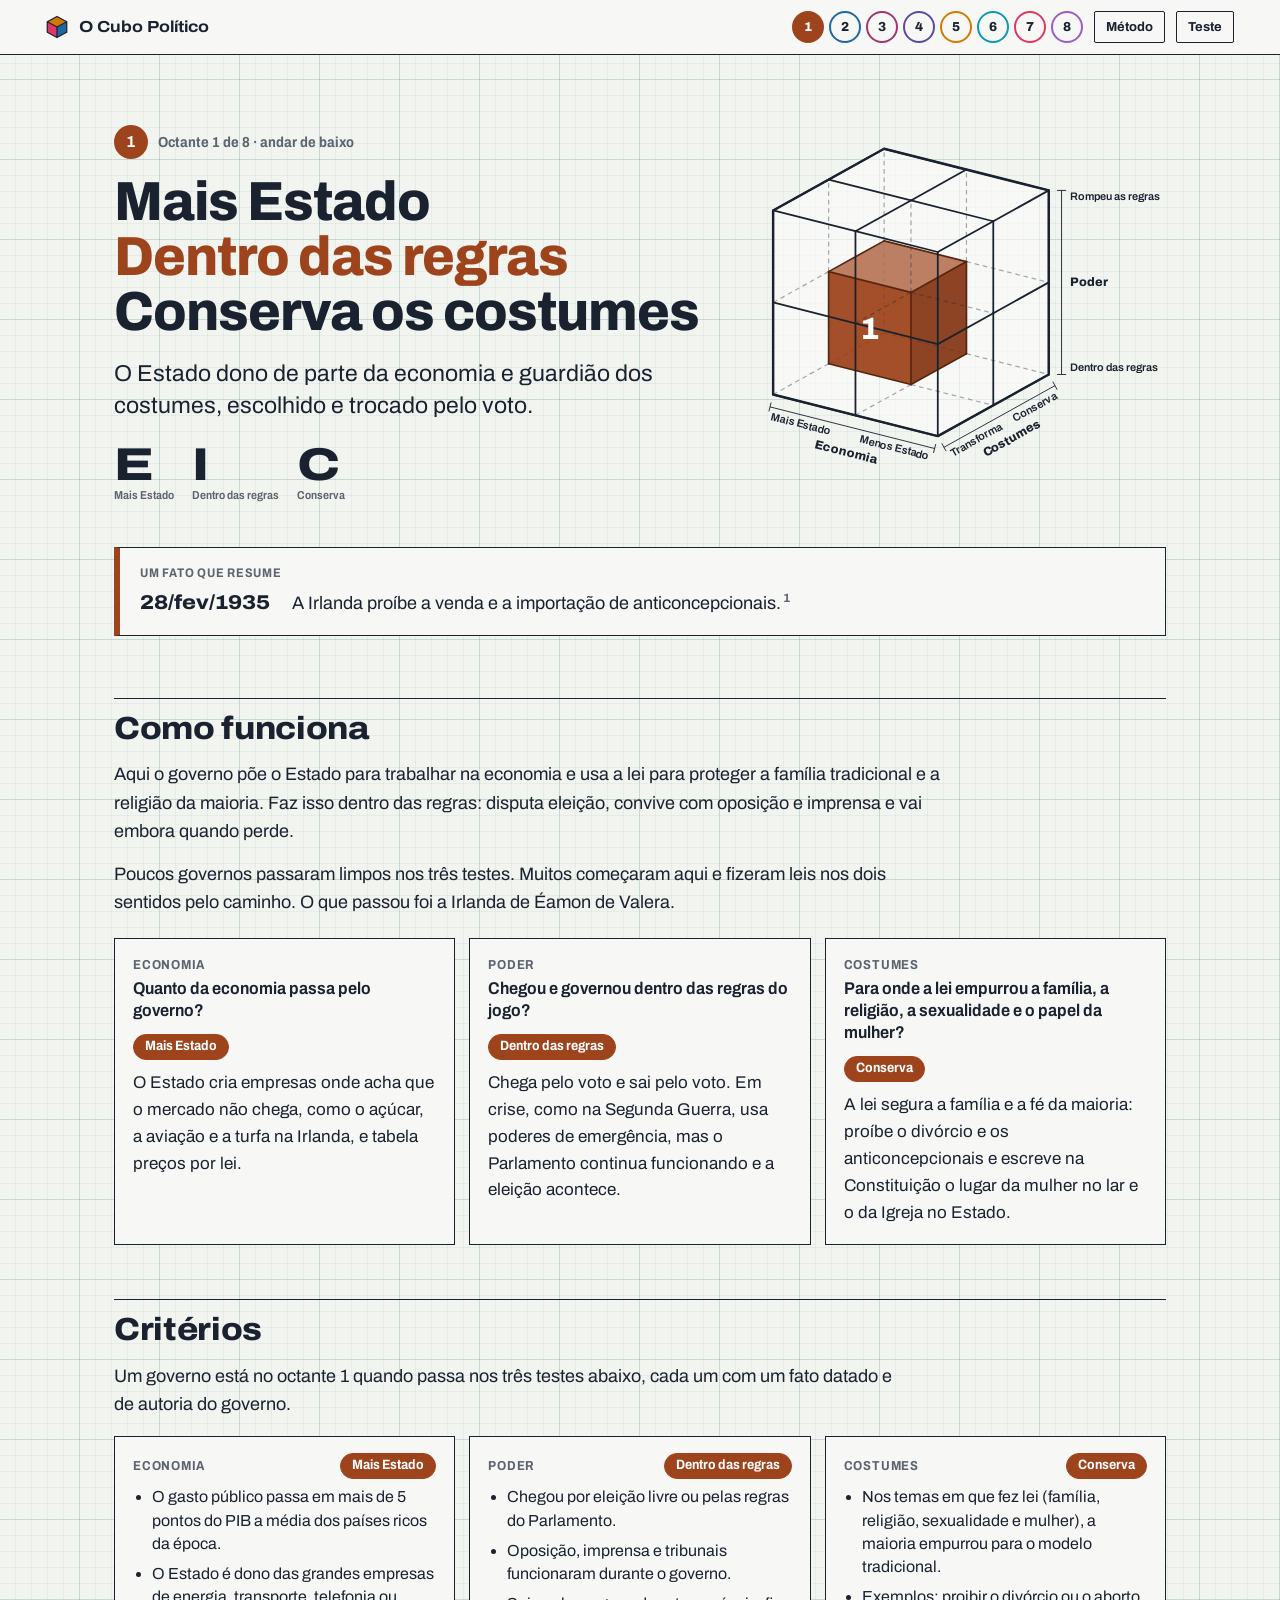
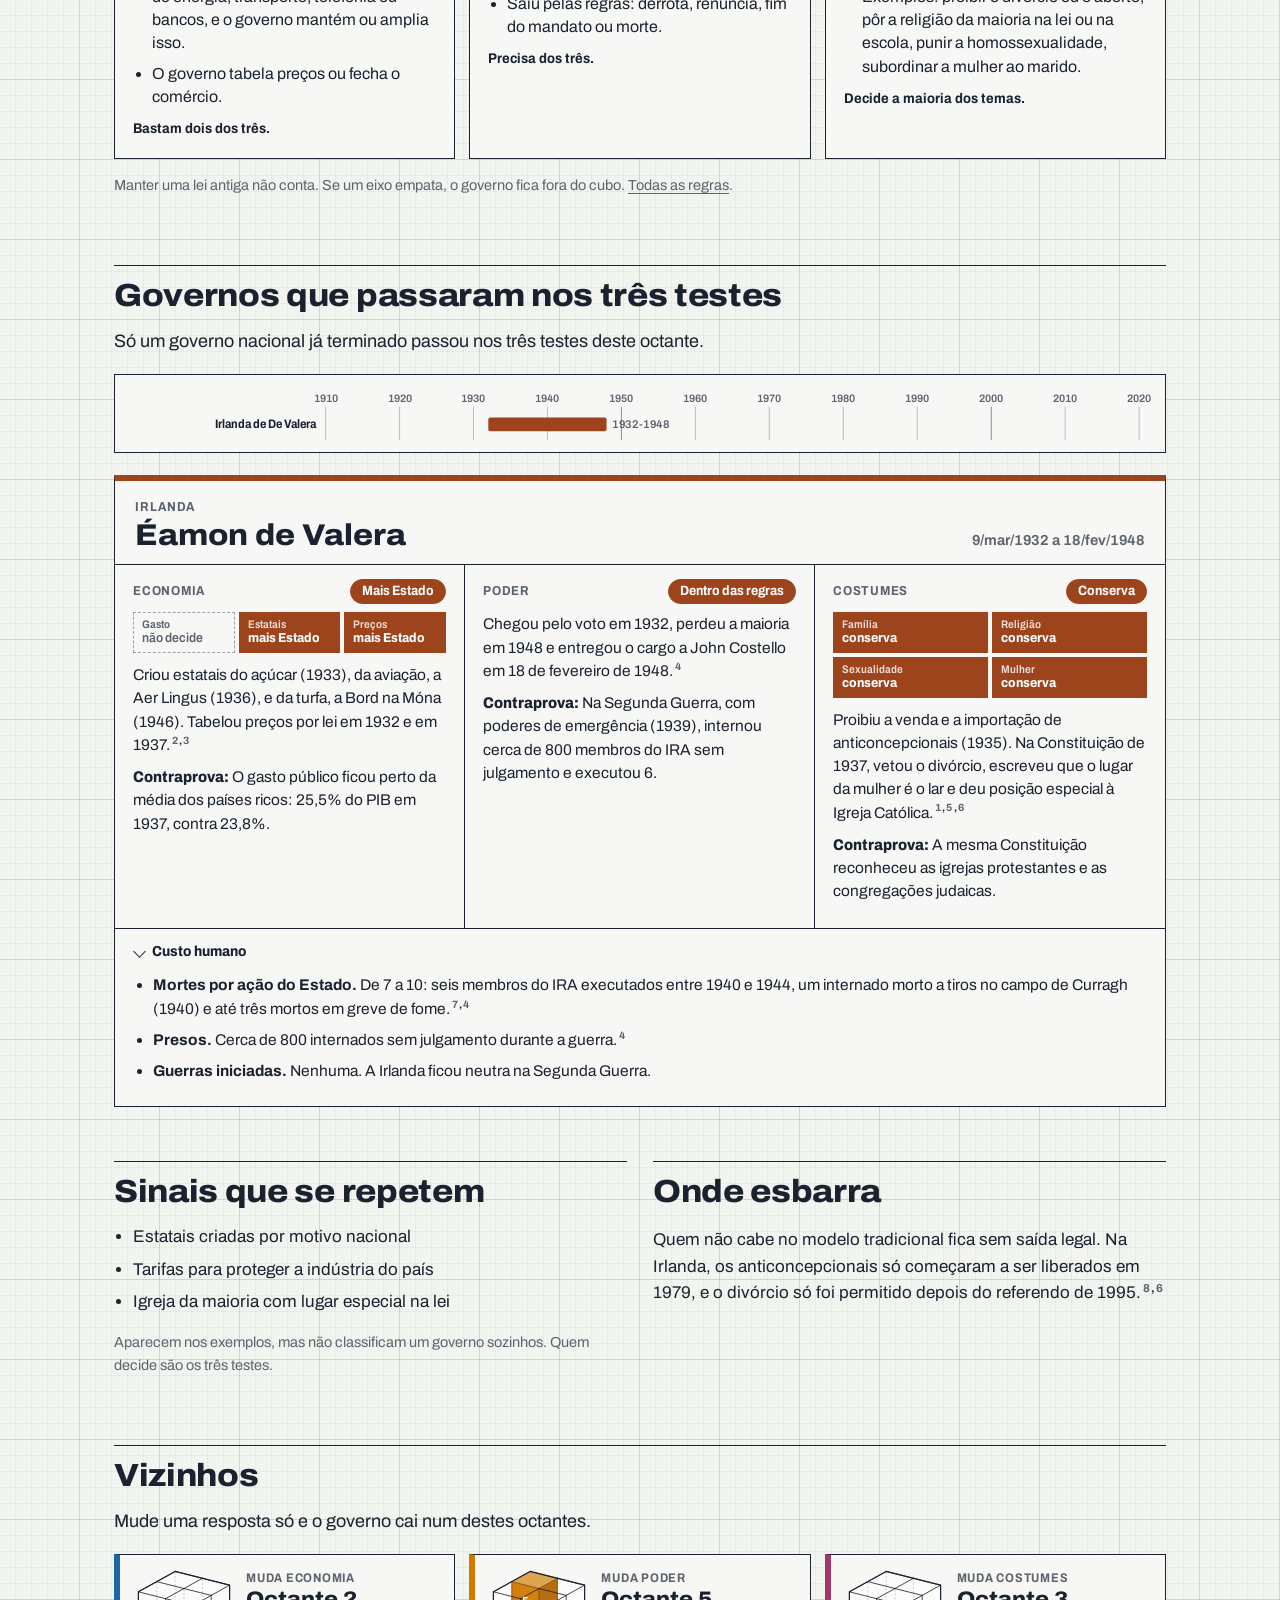
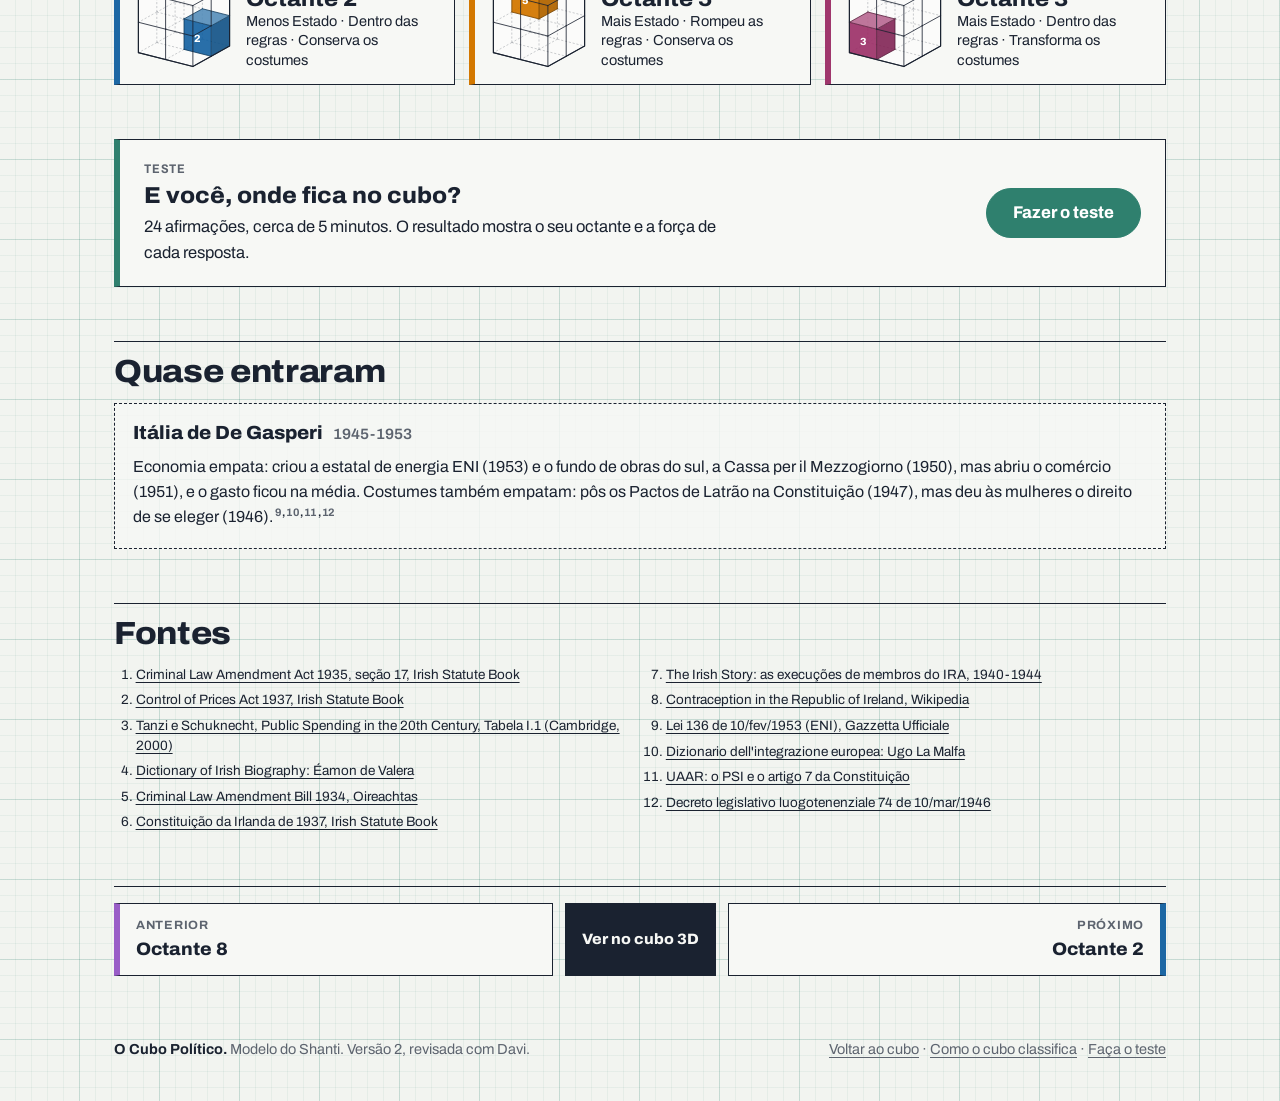
<file: octante-1.html>
<!doctype html>
<html lang="pt-BR">
<head>
<meta charset="utf-8">
<meta name="viewport" content="width=device-width, initial-scale=1, viewport-fit=cover">
<meta name="theme-color" content="#f2f4f0">
<meta name="color-scheme" content="light">
<title>Octante 1: mais estado, dentro das regras, conserva os costumes | O Cubo Político</title>
<meta name="description" content="O Estado dono de parte da economia e guardião dos costumes, escolhido e trocado pelo voto. Governos que passaram nos três testes: Irlanda de De Valera.">
<meta property="og:type" content="article">
<meta property="og:locale" content="pt_BR">
<meta property="og:site_name" content="O Cubo Político">
<meta property="og:title" content="Octante 1: mais estado, dentro das regras, conserva os costumes | O Cubo Político">
<meta property="og:description" content="O Estado dono de parte da economia e guardião dos costumes, escolhido e trocado pelo voto. Governos que passaram nos três testes: Irlanda de De Valera.">
<meta property="og:image" content="https://cubo-politico.vercel.app/og-octante-1.png">
<meta property="og:image:width" content="1200">
<meta property="og:image:height" content="630">
<meta property="og:url" content="https://cubo-politico.vercel.app/octante-1">
<meta name="twitter:card" content="summary_large_image">
<link rel="icon" href="data:image/svg+xml,%3Csvg xmlns='http://www.w3.org/2000/svg' viewBox='0 0 64 64'%3E%3Cpath d='M32 6 56 19 32 32 8 19Z' fill='%23d37800'/%3E%3Cpath d='M8 19 32 32 32 58 8 45Z' fill='%23dc3864'/%3E%3Cpath d='M56 19 32 32 32 58 56 45Z' fill='%231c67a4'/%3E%3Cpath d='M32 6 56 19 56 45 32 58 8 45 8 19Z M8 19 32 32 56 19 M32 32 32 58' fill='none' stroke='%231a2230' stroke-width='3' stroke-linejoin='round'/%3E%3C/svg%3E">
<style>

@font-face{font-family:"Archivo";src:url(archivo.woff2) format("woff2");font-weight:100 900;font-stretch:62% 125%;font-style:normal;font-display:swap}
:root{--papel:#f2f4f0;--papel-2:#f7f8f5;--nanquim:#1a2230;--grafite:#5d646f;--q:47 128 110;--f:"Archivo","Helvetica Neue",Arial,sans-serif;--lado:clamp(16px,4vw,44px)}
*{box-sizing:border-box}
html{background:var(--papel);-webkit-text-size-adjust:100%;text-size-adjust:100%;scroll-padding-top:70px}
body{margin:0;font-family:var(--f);font-size:17px;line-height:1.58;color:var(--nanquim);background:var(--papel);-webkit-font-smoothing:antialiased;
  background-image:linear-gradient(to right,rgb(var(--q) / .17) 1px,transparent 1px),linear-gradient(to bottom,rgb(var(--q) / .17) 1px,transparent 1px),linear-gradient(to right,rgb(var(--q) / .065) 1px,transparent 1px),linear-gradient(to bottom,rgb(var(--q) / .065) 1px,transparent 1px);
  background-size:80px 80px,80px 80px,16px 16px,16px 16px;background-position:-1px -1px}
a{color:inherit;text-underline-offset:3px}
:focus-visible{outline:2px solid var(--nanquim);outline-offset:2px}
.topo{position:sticky;top:0;z-index:20;display:flex;align-items:center;justify-content:space-between;gap:14px;padding:9px var(--lado);background:var(--papel-2);border-bottom:1px solid var(--nanquim)}
.marca{display:flex;align-items:center;gap:9px;font-size:16px;font-weight:800;font-stretch:112%;text-decoration:none;white-space:nowrap}
.marca svg{flex:none}
.nav-oct{display:flex;align-items:center;gap:5px;overflow-x:auto;scrollbar-width:none;padding:2px}
.nav-oct::-webkit-scrollbar{display:none}
.nav-oct a{flex:none;display:grid;place-items:center;width:32px;height:32px;border-radius:50%;border:2px solid var(--o);font-size:13px;font-weight:800;text-decoration:none;transition:background .2s,color .2s}
.nav-oct a:hover,.nav-oct a[aria-current]{background:var(--o);color:#fff}
.nav-oct a.metodo{width:auto;height:32px;border-radius:2px;border:1px solid var(--nanquim);padding:0 11px;margin-left:6px;font-weight:700}
.nav-oct a.metodo:hover,.nav-oct a.metodo[aria-current]{background:var(--nanquim);color:var(--papel-2)}
main{max-width:1140px;margin:0 auto;padding:0 var(--lado) 40px}
.hero-oct{display:grid;grid-template-columns:minmax(0,1.2fr) minmax(0,.8fr);gap:clamp(18px,4vw,48px);align-items:center;padding:clamp(30px,6vw,70px) 0 clamp(22px,4vw,44px)}
.hero-met{padding:clamp(34px,7vw,80px) 0 clamp(18px,3vw,30px)}
.rotulo-oct{display:flex;align-items:center;gap:10px;margin:0 0 16px;font-size:14.5px;font-weight:700;font-stretch:88%;color:var(--grafite)}
.rotulo-oct b{display:inline-grid;place-items:center;width:34px;height:34px;border-radius:50%;background:var(--c);color:#fff;font-size:16px;font-stretch:100%}
h1{margin:0 0 18px;font-size:clamp(34px,4.3vw,60px);line-height:1;font-weight:800;font-stretch:96%;letter-spacing:-.018em}
h1 span{display:block}
.pag-oct h1 span:nth-child(2){color:var(--c)}
.frase{margin:0 0 22px;font-size:clamp(19px,2vw,23px);line-height:1.4;max-width:29em;text-wrap:pretty}
.cod{display:flex;gap:18px}
.cod span{display:flex;flex-direction:column;gap:3px;font-size:clamp(30px,4.2vw,46px);line-height:.9;font-weight:800;font-stretch:125%}
.cod small{font-size:11.5px;font-weight:650;font-stretch:88%;color:var(--grafite);line-height:1.2}
.hero-cubo{display:flex;justify-content:center}
.cubo{display:block;max-width:100%;height:auto}
.marco{display:grid;grid-template-columns:auto 1fr;gap:4px 22px;align-items:baseline;margin:0 0 8px;padding:16px 20px;background:var(--papel-2);border:1px solid var(--nanquim);border-left:6px solid var(--c)}
.marco-rot{grid-column:1/-1;margin:0;font-size:12.5px;font-weight:700;font-stretch:88%;color:var(--grafite);text-transform:uppercase;letter-spacing:.06em}
.marco-data{margin:0;font-size:20px;font-weight:800;font-stretch:112%;white-space:nowrap}
.marco-txt{margin:0;font-size:18px}
.aviso{margin:12px 0 0;padding:10px 14px;font-size:14.5px;color:var(--grafite);border-left:2px solid var(--grafite)}
.secao{padding:clamp(30px,5vw,54px) 0 0}
.secao>h2,.secao>div>h2{margin:0 0 14px;padding-top:12px;border-top:1px solid var(--nanquim);font-size:clamp(24px,2.6vw,32px);line-height:1.1;font-weight:800;font-stretch:108%;letter-spacing:-.01em}
.lead{margin:0 0 18px;font-size:18px;max-width:44em;text-wrap:pretty}
.intro{margin:0 0 14px;font-size:18px;max-width:46em;text-wrap:pretty}
.nota{font-size:14.5px;color:var(--grafite);max-width:52em}
.tres{display:grid;grid-template-columns:repeat(3,minmax(0,1fr));gap:14px;margin-top:22px}
.bloco-eixo,.crit,.eixo-met{padding:16px 18px 18px;background:var(--papel-2);border:1px solid var(--nanquim)}
.bloco-eixo p{margin:0 0 10px}
.bloco-eixo p:last-child{margin:0}
.be-nome{margin:0 0 2px!important;font-size:13px;font-weight:700;font-stretch:88%;color:var(--grafite);text-transform:uppercase;letter-spacing:.06em}
.be-perg{font-weight:650;font-stretch:92%;line-height:1.3}
.chip{display:inline-block;margin:0 0 10px;padding:3px 11px 4px;border-radius:999px;font-size:13.5px;font-weight:700;font-stretch:90%;line-height:1.25;border:1.5px solid var(--nanquim);background:#fff}
.chip.on{background:var(--c);border-color:var(--c);color:#fff}
.pag-met .chip.on{background:var(--nanquim);border-color:var(--nanquim)}
.criterios{display:grid;grid-template-columns:repeat(3,minmax(0,1fr));gap:14px}
.crit-cab{display:flex;align-items:center;justify-content:space-between;gap:10px;margin:0 0 6px;font-size:13px;font-weight:700;font-stretch:88%;color:var(--grafite);text-transform:uppercase;letter-spacing:.06em}
.crit-cab .chip{margin:0;text-transform:none;letter-spacing:0}
.crit ul,.eixo-met ul{margin:0 0 10px;padding-left:1.1em}
.crit li,.eixo-met li{margin:0 0 7px;font-size:16px;line-height:1.45}
.crit-regra{margin:0;font-size:14px;font-weight:700;font-stretch:92%}
.lt-caixa{margin:0 0 22px;padding:12px 14px 6px;background:var(--papel-2);border:1px solid var(--nanquim);overflow-x:auto}
.linha-tempo{display:block;width:100%;min-width:640px;height:auto;font-family:var(--f)}
.lt-ano{font-size:11px;fill:var(--grafite);font-weight:600}
.lt-rot{font-size:12.5px;font-weight:700;fill:var(--nanquim);font-stretch:88%}
.lt-anos{font-size:11.5px;fill:var(--grafite);font-weight:600}
.lt-num{font-size:11px;font-weight:800;fill:#fff}
.govs{display:grid;gap:18px}
.gov{background:var(--papel-2);border:1px solid var(--nanquim);border-top:6px solid var(--c)}
.gov-cab{display:grid;grid-template-columns:1fr auto;align-items:end;gap:2px 16px;padding:16px 20px 12px;border-bottom:1px solid var(--nanquim)}
.gov-pais{grid-column:1/-1;margin:0;font-size:13px;font-weight:700;font-stretch:88%;color:var(--grafite);text-transform:uppercase;letter-spacing:.07em}
.gov h3{margin:0;font-size:clamp(24px,2.6vw,30px);line-height:1.08;font-weight:800;font-stretch:108%}
.gov-per{margin:0;font-size:14.5px;font-weight:650;color:var(--grafite);white-space:nowrap}
.gov-eixos{display:grid;grid-template-columns:repeat(3,minmax(0,1fr))}
.eixo-g{padding:14px 18px 16px;border-right:1px solid var(--nanquim)}
.eixo-g:last-child{border-right:0}
.eixo-g-cab{display:flex;align-items:center;justify-content:space-between;gap:8px;margin-bottom:8px}
.eixo-g-cab .chip{margin:0}
.eixo-nome{font-size:13px;font-weight:700;font-stretch:88%;color:var(--grafite);text-transform:uppercase;letter-spacing:.06em}
.ev,.cp{margin:0 0 9px;font-size:15.5px;line-height:1.5}
.cp span{font-weight:800;font-stretch:92%}
.cp span::after{content:":"}
.placar{display:grid;grid-template-columns:repeat(3,minmax(0,1fr));gap:4px;margin:0 0 10px;padding:0;list-style:none}
.placar--4{grid-template-columns:repeat(2,minmax(0,1fr))}
.placar li{display:flex;flex-direction:column;min-width:0;padding:5px 8px 6px;border:1px solid rgb(26 34 48 / .4);background:#fff;line-height:1.15}
.placar li span{font-size:11px;font-weight:650;font-stretch:88%;color:var(--grafite);white-space:nowrap;overflow:hidden;text-overflow:ellipsis}
.placar li b{font-size:13px;font-weight:750;font-stretch:92%}
.placar li.ok{background:var(--c);border-color:var(--c)}
.placar li.ok span{color:rgb(255 255 255 / .82)}
.placar li.ok b{color:#fff}
.placar li.contra{border:1.5px solid var(--nanquim)}
.placar li.nd{border-style:dashed;background:transparent}
.placar li.nd b{font-weight:600;color:var(--grafite)}
.custo{border-top:1px solid var(--nanquim)}
.custo summary{cursor:pointer;padding:11px 20px;font-size:14.5px;font-weight:750;font-stretch:92%;list-style:none;display:flex;align-items:center;gap:8px}
.custo summary::-webkit-details-marker{display:none}
.custo summary::before{content:"";width:8px;height:8px;border-right:1.5px solid var(--nanquim);border-bottom:1.5px solid var(--nanquim);transform:rotate(-45deg);transition:transform .2s}
.custo[open] summary::before{transform:rotate(45deg)}
.custo ul{margin:0;padding:0 20px 16px 38px}
.custo li{margin:0 0 8px;font-size:15.5px;line-height:1.5}
.ref{font-size:.68em;line-height:0;margin-left:1px;font-weight:700;white-space:nowrap;letter-spacing:.02em}
.ref a{text-decoration:none;color:var(--grafite);padding:0 1px}
.ref a:hover{color:var(--nanquim);text-decoration:underline}
.secao--caixas{display:grid;grid-template-columns:repeat(auto-fit,minmax(280px,1fr));gap:14px}
.caixa{padding:18px 20px;border:1px solid var(--nanquim);background:#fff;border-left:6px solid var(--c)}
.caixa h3{margin:0 0 8px;font-size:20px;line-height:1.2;font-weight:800;font-stretch:104%}
.caixa p{margin:0;font-size:16.5px}
.secao--duas{display:grid;grid-template-columns:repeat(2,minmax(0,1fr));gap:26px}
.sinais{margin:0 0 10px;padding-left:1.1em}
.sinais li{margin:0 0 6px;font-size:17px}
.setas{display:grid;grid-template-columns:repeat(auto-fit,minmax(300px,1fr));gap:14px}
.seta{padding:16px 18px;background:var(--papel-2);border:1px solid var(--nanquim)}
.seta p{margin:0 0 8px;font-size:15.5px}
.seta-pais{font-size:13px!important;font-weight:700;font-stretch:88%;color:var(--grafite);text-transform:uppercase;letter-spacing:.07em}
.seta-par{display:grid;grid-template-columns:1fr 40px 1fr;align-items:center;margin:4px 0 10px}
.seta-par a{display:flex;flex-direction:column;align-items:center;text-decoration:none;text-align:center;font-weight:750;font-stretch:92%;line-height:1.2}
.seta-par a small{font-weight:600;color:var(--grafite)}
.seta-par .cubo{width:84px;height:auto;margin-bottom:4px}
.seta-meio i{display:block;position:relative;height:1.5px;background:var(--nanquim)}
.seta-meio i::after{content:"";position:absolute;right:0;top:-4px;width:8px;height:8px;border-top:1.5px solid var(--nanquim);border-right:1.5px solid var(--nanquim);transform:rotate(45deg)}
.seta-muda{font-weight:750}
.vizinhos{display:grid;grid-template-columns:repeat(3,minmax(0,1fr));gap:14px}
.viz{display:grid;grid-template-columns:96px 1fr;grid-template-rows:auto auto 1fr;column-gap:14px;align-items:start;padding:14px 16px;text-decoration:none;background:var(--papel-2);border:1px solid var(--nanquim);border-left:6px solid var(--c);transition:background .2s}
.viz:hover{background:#fff}
.viz .cubo{grid-row:1/4;width:96px}
.viz-muda{font-size:12.5px;font-weight:700;font-stretch:88%;color:var(--grafite);text-transform:uppercase;letter-spacing:.06em}
.viz-n{font-size:21px;font-weight:800;font-stretch:108%;line-height:1.1}
.viz-pal{font-size:14.5px;line-height:1.35}
.quase{display:grid;gap:12px}
.q-item{padding:14px 18px;border:1px dashed var(--nanquim);background:rgb(247 248 245 / .8)}
.q-item h3{margin:0 0 6px;font-size:19px;font-weight:800;font-stretch:104%}
.q-item h3 span{font-weight:600;color:var(--grafite);font-size:15px;margin-left:6px}
.q-item p{margin:0 0 4px;font-size:16px}
.fontes{margin:0;padding-left:1.6em;columns:2 340px;column-gap:30px;font-size:13.5px;line-height:1.45}
.fontes li{margin:0 0 6px;break-inside:avoid}
.fontes li:target{background:#fff4c2}
.pag-nav{display:grid;grid-template-columns:1fr auto 1fr;gap:12px;align-items:stretch;margin:clamp(34px,5vw,54px) 0 0;padding-top:16px;border-top:1px solid var(--nanquim)}
.pag-nav a{display:flex;flex-direction:column;justify-content:center;padding:12px 16px;min-height:56px;border:1px solid var(--nanquim);background:var(--papel-2);text-decoration:none;font-weight:800;font-stretch:104%;font-size:18px}
.pag-nav a small{font-size:12px;font-weight:700;color:var(--grafite);text-transform:uppercase;letter-spacing:.06em}
.pag-nav a:last-child{text-align:right;border-right:6px solid var(--c)}
.pag-nav a:first-child{border-left:6px solid var(--c)}
.pag-nav .ver3d{justify-content:center;align-items:center;background:var(--nanquim);color:var(--papel-2);font-size:15px}
.rodape{max-width:1140px;margin:0 auto;padding:22px var(--lado) 40px;font-size:14.5px;color:var(--grafite);display:flex;flex-wrap:wrap;justify-content:space-between;gap:8px 20px}
.rodape p{margin:0}
.rodape strong{color:var(--nanquim)}
.eixos-met{display:grid;grid-template-columns:repeat(3,minmax(0,1fr));gap:14px}
.eixo-met h3{margin:0 0 10px;font-size:20px;line-height:1.25;font-weight:800;font-stretch:100%}
.polos{display:flex;flex-wrap:wrap;align-items:center;gap:6px 8px;margin:0 0 12px}
.polos .chip{margin:0}
.polos span{font-size:13px;color:var(--grafite)}
.regras{display:grid;grid-template-columns:repeat(2,minmax(0,1fr));gap:12px;margin:0}
.regras div{padding:14px 18px;background:var(--papel-2);border:1px solid var(--nanquim)}
.regras dt{font-weight:800;font-stretch:104%;font-size:18px;margin:0 0 4px}
.regras dd{margin:0;font-size:16px}
.tabela{border-collapse:collapse;width:100%;max-width:420px;background:var(--papel-2);border:1px solid var(--nanquim);font-size:16px}
.tabela th,.tabela td{padding:7px 14px;border-bottom:1px solid rgb(26 34 48 / .25);text-align:left}
.tabela th{font-size:13px;font-weight:700;font-stretch:88%;color:var(--grafite);text-transform:uppercase;letter-spacing:.05em}
.tabela td:last-child{font-weight:750;font-variant-numeric:tabular-nums}
.itens-teste{margin:14px 0 0;background:var(--papel-2);border:1px solid var(--nanquim)}
.itens-teste summary{cursor:pointer;padding:13px 18px;font-weight:750;font-stretch:96%;font-size:17px}
.tabela-rola{overflow-x:auto;padding:0 12px 12px}
.tabela--itens{max-width:none;font-size:15px}
.tabela--itens td{vertical-align:top}
.tabela--itens td:last-child{white-space:nowrap}
.tabela--itens td:nth-child(2){font-variant-numeric:tabular-nums;color:var(--grafite)}
.lead a{font-weight:750}
.faq{display:grid;gap:8px}
.faq details{background:var(--papel-2);border:1px solid var(--nanquim)}
.faq summary{cursor:pointer;padding:13px 18px;font-weight:750;font-stretch:96%;font-size:17px}
.faq details p{margin:0;padding:0 18px 16px;font-size:16.5px;max-width:52em}
.mudancas{display:grid;grid-template-columns:repeat(2,minmax(0,1fr));gap:14px}
.mud{padding:16px 18px;background:var(--papel-2);border:1px solid var(--nanquim)}
.mud h3{margin:0 0 10px;font-size:19px;font-weight:800}
.mud p{margin:0 0 8px;font-size:15.5px}
.mud p span{display:block;font-size:12px;font-weight:700;font-stretch:88%;text-transform:uppercase;letter-spacing:.06em;color:var(--grafite)}
.mud .antes{color:var(--grafite)}
.mud .depois{font-weight:650}
.mud .porque{padding-top:8px;border-top:1px dashed rgb(26 34 48 / .4);margin:0}
.sr{position:absolute!important;width:1px;height:1px;padding:0;margin:-1px;overflow:hidden;clip:rect(0,0,0,0);white-space:nowrap;border:0}
.btn-t{display:inline-flex;align-items:center;justify-content:center;gap:8px;min-height:50px;padding:0 26px;border-radius:999px;border:1.5px solid var(--nanquim);background:var(--papel-2);color:var(--nanquim);font:inherit;font-size:17px;font-weight:750;font-stretch:96%;line-height:1.15;text-align:center;text-decoration:none;cursor:pointer;transition:background .2s,color .2s}
.btn-t:hover{background:#fff}
.btn-t--prim{background:var(--nanquim);color:var(--papel-2)}
.btn-t--prim:hover{background:#2c3850}
.cta-teste{display:flex;align-items:center;justify-content:space-between;gap:16px 28px;flex-wrap:wrap;margin:clamp(30px,5vw,54px) 0 0;padding:20px 24px;background:var(--papel-2);border:1px solid var(--nanquim);border-left:6px solid #2f806e}
.cta-teste p{margin:0;font-size:16.5px;max-width:36em}
.cta-rot{font-size:12.5px!important;font-weight:700;font-stretch:88%;color:var(--grafite);text-transform:uppercase;letter-spacing:.06em}
.cta-tit{font-size:23px!important;font-weight:800;font-stretch:104%;line-height:1.2;margin:2px 0 4px!important}
.cta-teste .btn-t--prim{background:#2f806e;border-color:#2f806e;color:#fff}
.cta-teste .btn-t--prim:hover{background:#256a5b}
@media (max-width:900px){
  .hero-oct{grid-template-columns:1fr}
  .hero-cubo{order:-1;max-width:420px;margin:0 auto}
  .tres,.criterios,.eixos-met,.vizinhos{grid-template-columns:1fr}
  .gov-eixos{grid-template-columns:1fr}
  .eixo-g{border-right:0;border-bottom:1px solid var(--nanquim)}
  .eixo-g:last-child{border-bottom:0}
  .secao--duas,.regras,.mudancas{grid-template-columns:1fr}
}
@media (max-width:560px){
  body{font-size:16.5px}
  .marca b{display:none}
  .topo{gap:6px}
  .nav-oct{gap:3px}
  .nav-oct a{width:26px;height:26px;font-size:12px;border-width:1.5px}
  .nav-oct a.metodo{height:26px;padding:0 6px;margin-left:3px}
  .nav-oct a.nav-teste{display:none}
  .gov-cab{grid-template-columns:1fr}
  .gov-per{white-space:normal}
  .marco{grid-template-columns:1fr}
  .pag-nav{grid-template-columns:1fr 1fr}
  .pag-nav .ver3d{grid-column:1/-1;order:3}
  .fontes{columns:1}
  .viz{grid-template-columns:76px 1fr}
  .viz .cubo{width:76px}
}
@media (prefers-reduced-motion:reduce){*{transition:none!important}}
@media print{.topo,.pag-nav{display:none}body{background:#fff}.custo summary::before{display:none}}

</style>
</head>

<body class="pag-oct" style="--c:#9e441d">
<header class="topo"><a class="marca" href="index.html" aria-label="O Cubo Político: voltar ao cubo"><svg viewBox="0 0 64 64" width="26" height="26" aria-hidden="true"><path d="M32 6 56 19 32 32 8 19Z" fill="#d37800"/><path d="M8 19 32 32 32 58 8 45Z" fill="#dc3864"/><path d="M56 19 32 32 32 58 56 45Z" fill="#1c67a4"/><path d="M32 6 56 19 56 45 32 58 8 45 8 19Z M8 19 32 32 56 19 M32 32 32 58" fill="none" stroke="#1a2230" stroke-width="3" stroke-linejoin="round"/></svg><b>O Cubo Político</b></a><nav class="nav-oct" aria-label="Octantes"><a href="octante-1.html" style="--o:#9e441d" aria-current="page" aria-label="Octante 1: mais estado, dentro das regras, conserva os costumes">1</a><a href="octante-2.html" style="--o:#1c67a4" aria-label="Octante 2: menos estado, dentro das regras, conserva os costumes">2</a><a href="octante-3.html" style="--o:#9f366c" aria-label="Octante 3: mais estado, dentro das regras, transforma os costumes">3</a><a href="octante-4.html" style="--o:#5e499d" aria-label="Octante 4: menos estado, dentro das regras, transforma os costumes">4</a><a href="octante-5.html" style="--o:#d37800" aria-label="Octante 5: mais estado, rompeu as regras, conserva os costumes">5</a><a href="octante-6.html" style="--o:#0998bb" aria-label="Octante 6: menos estado, rompeu as regras, conserva os costumes">6</a><a href="octante-7.html" style="--o:#dc3864" aria-label="Octante 7: mais estado, rompeu as regras, transforma os costumes">7</a><a href="octante-8.html" style="--o:#995dc7" aria-label="Octante 8: menos estado, rompeu as regras, transforma os costumes">8</a><a class="metodo" href="metodo.html">Método</a><a class="metodo nav-teste" href="teste.html">Teste</a></nav></header>
<main>
<section class="hero-oct"><div class="hero-txt"><p class="rotulo-oct"><b>1</b>Octante 1 de 8 · andar de baixo</p><h1><span>Mais Estado</span><span>Dentro das regras</span><span>Conserva os costumes</span></h1><p class="frase">O Estado dono de parte da economia e guardião dos costumes, escolhido e trocado pelo voto.</p><div class="cod" aria-label="Código EIC"><span>E<small>Mais Estado</small></span><span>I<small>Dentro das regras</small></span><span>C<small>Conserva</small></span></div></div><div class="hero-cubo"><svg class="cubo cubo--grande" viewBox="0 0 440 389" width="440" height="389" role="img" aria-label="O octante 1 no cubo: mais estado, dentro das regras, conserva os costumes" xmlns="http://www.w3.org/2000/svg"><path d="M312.0 261.3 L312.0 59.6 L190.4 127.1 L190.4 328.8 Z" fill="#ffffff" fill-opacity=".5"/><path d="M131.6 14.0 L312.0 59.6 L190.4 127.1 L10.0 81.6 Z" fill="#ffffff" fill-opacity=".5"/><path d="M10.0 283.3 L190.4 328.8 L190.4 127.1 L10.0 81.6 Z" fill="#ffffff" fill-opacity=".5"/><path d="M131.6 114.9L131.6 14.0" stroke="#1a2230" stroke-opacity=".38" stroke-width="1.35" stroke-dasharray="5.1 4.1"/><path d="M221.8 238.5L312.0 261.3" stroke="#1a2230" stroke-opacity=".38" stroke-width="1.35" stroke-dasharray="5.1 4.1"/><path d="M131.6 215.7L221.8 238.5" stroke="#572510" stroke-width="1.52" stroke-dasharray="5.1 4.1" stroke-opacity=".7"/><path d="M131.6 215.7L131.6 114.9" stroke="#572510" stroke-width="1.52" stroke-dasharray="5.1 4.1" stroke-opacity=".7"/><path d="M131.6 215.7L70.8 249.5" stroke="#572510" stroke-width="1.52" stroke-dasharray="5.1 4.1" stroke-opacity=".7"/><path d="M221.8 238.5 L221.8 137.6 L161.0 171.4 L161.0 272.3 Z" fill="#853918" fill-opacity=".94"/><path d="M131.6 114.9 L221.8 137.6 L161.0 171.4 L70.8 148.6 Z" fill="#b9785c" fill-opacity=".94"/><path d="M70.8 249.5 L161.0 272.3 L161.0 171.4 L70.8 148.6 Z" fill="#9e441d" fill-opacity=".94"/><path d="M221.8 137.6L221.8 36.8" stroke="#1a2230" stroke-opacity=".38" stroke-width="1.35" stroke-dasharray="5.1 4.1"/><path d="M221.8 137.6L312.0 160.4" stroke="#1a2230" stroke-opacity=".38" stroke-width="1.35" stroke-dasharray="5.1 4.1"/><path d="M70.8 249.5L10.0 283.3" stroke="#1a2230" stroke-opacity=".38" stroke-width="1.35" stroke-dasharray="5.1 4.1"/><path d="M70.8 148.6L70.8 47.8" stroke="#1a2230" stroke-opacity=".38" stroke-width="1.35" stroke-dasharray="5.1 4.1"/><path d="M70.8 148.6L10.0 182.4" stroke="#1a2230" stroke-opacity=".38" stroke-width="1.35" stroke-dasharray="5.1 4.1"/><path d="M161.0 272.3L251.2 295.1" stroke="#1a2230" stroke-opacity=".38" stroke-width="1.35" stroke-dasharray="5.1 4.1"/><path d="M161.0 272.3L100.2 306.0" stroke="#1a2230" stroke-opacity=".38" stroke-width="1.35" stroke-dasharray="5.1 4.1"/><path d="M161.0 171.4L161.0 70.6" stroke="#1a2230" stroke-opacity=".38" stroke-width="1.35" stroke-dasharray="5.1 4.1"/><path d="M161.0 171.4L251.2 194.2" stroke="#1a2230" stroke-opacity=".38" stroke-width="1.35" stroke-dasharray="5.1 4.1"/><path d="M161.0 171.4L100.2 205.2" stroke="#1a2230" stroke-opacity=".38" stroke-width="1.35" stroke-dasharray="5.1 4.1"/><path d="M70.8 249.5L161.0 272.3" stroke="#572510" stroke-width="1.86" stroke-linecap="round"/><path d="M131.6 114.9L221.8 137.6" stroke="#572510" stroke-width="1.86" stroke-linecap="round"/><path d="M70.8 148.6L161.0 171.4" stroke="#572510" stroke-width="1.86" stroke-linecap="round"/><path d="M70.8 249.5L70.8 148.6" stroke="#572510" stroke-width="1.86" stroke-linecap="round"/><path d="M221.8 238.5L221.8 137.6" stroke="#572510" stroke-width="1.86" stroke-linecap="round"/><path d="M161.0 272.3L161.0 171.4" stroke="#572510" stroke-width="1.86" stroke-linecap="round"/><path d="M131.6 114.9L70.8 148.6" stroke="#572510" stroke-width="1.86" stroke-linecap="round"/><path d="M221.8 238.5L161.0 272.3" stroke="#572510" stroke-width="1.86" stroke-linecap="round"/><path d="M221.8 137.6L161.0 171.4" stroke="#572510" stroke-width="1.86" stroke-linecap="round"/><path d="M10.0 283.3L100.2 306.0" stroke="#1a2230" stroke-width="1.95" stroke-linecap="round"/><path d="M100.2 306.0L190.4 328.8" stroke="#1a2230" stroke-width="1.95" stroke-linecap="round"/><path d="M10.0 182.4L100.2 205.2" stroke="#1a2230" stroke-width="1.95" stroke-linecap="round"/><path d="M100.2 205.2L190.4 228.0" stroke="#1a2230" stroke-width="1.95" stroke-linecap="round"/><path d="M131.6 14.0L221.8 36.8" stroke="#1a2230" stroke-width="1.95" stroke-linecap="round"/><path d="M221.8 36.8L312.0 59.6" stroke="#1a2230" stroke-width="1.95" stroke-linecap="round"/><path d="M70.8 47.8L161.0 70.6" stroke="#1a2230" stroke-width="1.95" stroke-linecap="round"/><path d="M161.0 70.6L251.2 93.4" stroke="#1a2230" stroke-width="1.95" stroke-linecap="round"/><path d="M10.0 81.6L100.2 104.3" stroke="#1a2230" stroke-width="1.95" stroke-linecap="round"/><path d="M100.2 104.3L190.4 127.1" stroke="#1a2230" stroke-width="1.95" stroke-linecap="round"/><path d="M10.0 283.3L10.0 182.4" stroke="#1a2230" stroke-width="1.95" stroke-linecap="round"/><path d="M10.0 182.4L10.0 81.6" stroke="#1a2230" stroke-width="1.95" stroke-linecap="round"/><path d="M100.2 306.0L100.2 205.2" stroke="#1a2230" stroke-width="1.95" stroke-linecap="round"/><path d="M100.2 205.2L100.2 104.3" stroke="#1a2230" stroke-width="1.95" stroke-linecap="round"/><path d="M312.0 261.3L312.0 160.4" stroke="#1a2230" stroke-width="1.95" stroke-linecap="round"/><path d="M312.0 160.4L312.0 59.6" stroke="#1a2230" stroke-width="1.95" stroke-linecap="round"/><path d="M251.2 295.1L251.2 194.2" stroke="#1a2230" stroke-width="1.95" stroke-linecap="round"/><path d="M251.2 194.2L251.2 93.4" stroke="#1a2230" stroke-width="1.95" stroke-linecap="round"/><path d="M190.4 328.8L190.4 228.0" stroke="#1a2230" stroke-width="1.95" stroke-linecap="round"/><path d="M190.4 228.0L190.4 127.1" stroke="#1a2230" stroke-width="1.95" stroke-linecap="round"/><path d="M131.6 14.0L70.8 47.8" stroke="#1a2230" stroke-width="1.95" stroke-linecap="round"/><path d="M70.8 47.8L10.0 81.6" stroke="#1a2230" stroke-width="1.95" stroke-linecap="round"/><path d="M221.8 36.8L161.0 70.6" stroke="#1a2230" stroke-width="1.95" stroke-linecap="round"/><path d="M161.0 70.6L100.2 104.3" stroke="#1a2230" stroke-width="1.95" stroke-linecap="round"/><path d="M312.0 261.3L251.2 295.1" stroke="#1a2230" stroke-width="1.95" stroke-linecap="round"/><path d="M251.2 295.1L190.4 328.8" stroke="#1a2230" stroke-width="1.95" stroke-linecap="round"/><path d="M312.0 160.4L251.2 194.2" stroke="#1a2230" stroke-width="1.95" stroke-linecap="round"/><path d="M251.2 194.2L190.4 228.0" stroke="#1a2230" stroke-width="1.95" stroke-linecap="round"/><path d="M312.0 59.6L251.2 93.4" stroke="#1a2230" stroke-width="1.95" stroke-linecap="round"/><path d="M251.2 93.4L190.4 127.1" stroke="#1a2230" stroke-width="1.95" stroke-linecap="round"/><path d="M10.0 283.3 L190.4 328.8 L312.0 261.3 L312.0 59.6 L131.6 14.0 L10.0 81.6 Z" fill="none" stroke="#1a2230" stroke-width="2.71" stroke-linejoin="round"/><text x="115.9" y="211.8" text-anchor="middle" dominant-baseline="central" font-family="Archivo, Arial, sans-serif" font-weight="800" font-size="34" fill="#fff">1</text><path d="M6.6 296.8L186.9 342.4" stroke="#1a2230" stroke-width="1"/><path d="M7.8 292.0L5.3 301.7" stroke="#1a2230" stroke-width="1"/><path d="M188.1 337.6L185.7 347.3" stroke="#1a2230" stroke-width="1"/><text x="9.2" y="302.7" transform="rotate(14.18 9.2 302.7)" text-anchor="start" dominant-baseline="hanging" font-family="Archivo, Arial, sans-serif" fill="#1a2230" font-size="12.0" font-weight="600">Mais Estado</text><text x="181.8" y="346.3" transform="rotate(14.18 181.8 346.3)" text-anchor="end" dominant-baseline="hanging" font-family="Archivo, Arial, sans-serif" fill="#1a2230" font-size="12.0" font-weight="600">Menos Estado</text><text x="91.4" y="341.0" transform="rotate(14.18 91.4 341.0)" text-anchor="middle" dominant-baseline="hanging" font-family="Archivo, Arial, sans-serif" fill="#1a2230" font-size="13.5" font-weight="800">Economia</text><path d="M197.1 341.1L318.8 273.5" stroke="#1a2230" stroke-width="1"/><path d="M194.7 336.7L199.6 345.4" stroke="#1a2230" stroke-width="1"/><path d="M316.4 269.1L321.2 277.9" stroke="#1a2230" stroke-width="1"/><text x="203.1" y="343.5" transform="rotate(-29.05 203.1 343.5)" text-anchor="start" dominant-baseline="hanging" font-family="Archivo, Arial, sans-serif" fill="#1a2230" font-size="12.0" font-weight="600">Transforma</text><text x="317.7" y="279.8" transform="rotate(-29.05 317.7 279.8)" text-anchor="end" dominant-baseline="hanging" font-family="Archivo, Arial, sans-serif" fill="#1a2230" font-size="12.0" font-weight="600">Conserva</text><text x="268.7" y="326.5" transform="rotate(-29.05 268.7 326.5)" text-anchor="middle" dominant-baseline="hanging" font-family="Archivo, Arial, sans-serif" fill="#1a2230" font-size="13.5" font-weight="800">Costumes</text><path d="M326.0 261.3L326.0 59.6" stroke="#1a2230" stroke-width="1"/><path d="M321.0 261.3L331.0 261.3" stroke="#1a2230" stroke-width="1"/><path d="M321.0 59.6L331.0 59.6" stroke="#1a2230" stroke-width="1"/><text x="335.0" y="61.6" dominant-baseline="hanging" font-family="Archivo, Arial, sans-serif" fill="#1a2230" font-size="12" font-weight="600">Rompeu as regras</text><text x="335.0" y="257.3" font-family="Archivo, Arial, sans-serif" fill="#1a2230" font-size="12" font-weight="600">Dentro das regras</text><text x="335.0" y="160.4" dominant-baseline="central" font-family="Archivo, Arial, sans-serif" fill="#1a2230" font-size="13.5" font-weight="800">Poder</text></svg></div></section>
<aside class="marco"><p class="marco-rot">Um fato que resume</p><p class="marco-data">28/fev/1935</p><p class="marco-txt">A Irlanda proíbe a venda e a importação de anticoncepcionais.<sup class="ref"><a href="#f1" aria-label="Fonte 1">1</a></sup></p></aside>
<section class="secao"><h2>Como funciona</h2><p class="intro">Aqui o governo põe o Estado para trabalhar na economia e usa a lei para proteger a família tradicional e a religião da maioria. Faz isso dentro das regras: disputa eleição, convive com oposição e imprensa e vai embora quando perde.</p><p class="intro">Poucos governos passaram limpos nos três testes. Muitos começaram aqui e fizeram leis nos dois sentidos pelo caminho. O que passou foi a Irlanda de Éamon de Valera.</p><div class="tres">
<div class="bloco-eixo"><p class="be-nome">Economia</p><p class="be-perg">Quanto da economia passa pelo governo?</p><span class="chip on">Mais Estado</span><p>O Estado cria empresas onde acha que o mercado não chega, como o açúcar, a aviação e a turfa na Irlanda, e tabela preços por lei.</p></div>
<div class="bloco-eixo"><p class="be-nome">Poder</p><p class="be-perg">Chegou e governou dentro das regras do jogo?</p><span class="chip on">Dentro das regras</span><p>Chega pelo voto e sai pelo voto. Em crise, como na Segunda Guerra, usa poderes de emergência, mas o Parlamento continua funcionando e a eleição acontece.</p></div>
<div class="bloco-eixo"><p class="be-nome">Costumes</p><p class="be-perg">Para onde a lei empurrou a família, a religião, a sexualidade e o papel da mulher?</p><span class="chip on">Conserva</span><p>A lei segura a família e a fé da maioria: proíbe o divórcio e os anticoncepcionais e escreve na Constituição o lugar da mulher no lar e o da Igreja no Estado.</p></div>
</div></section>
<section class="secao"><h2>Critérios</h2><p class="lead">Um governo está no octante 1 quando passa nos três testes abaixo, cada um com um fato datado e de autoria do governo.</p><div class="criterios">
<div class="crit"><p class="crit-cab"><span>Economia</span><span class="chip on">Mais Estado</span></p><ul><li>O gasto público passa em mais de 5 pontos do PIB a média dos países ricos da época.</li><li>O Estado é dono das grandes empresas de energia, transporte, telefonia ou bancos, e o governo mantém ou amplia isso.</li><li>O governo tabela preços ou fecha o comércio.</li></ul><p class="crit-regra">Bastam dois dos três.</p></div>
<div class="crit"><p class="crit-cab"><span>Poder</span><span class="chip on">Dentro das regras</span></p><ul><li>Chegou por eleição livre ou pelas regras do Parlamento.</li><li>Oposição, imprensa e tribunais funcionaram durante o governo.</li><li>Saiu pelas regras: derrota, renúncia, fim do mandato ou morte.</li></ul><p class="crit-regra">Precisa dos três.</p></div>
<div class="crit"><p class="crit-cab"><span>Costumes</span><span class="chip on">Conserva</span></p><ul><li>Nos temas em que fez lei (família, religião, sexualidade e mulher), a maioria empurrou para o modelo tradicional.</li><li>Exemplos: proibir o divórcio ou o aborto, pôr a religião da maioria na lei ou na escola, punir a homossexualidade, subordinar a mulher ao marido.</li></ul><p class="crit-regra">Decide a maioria dos temas.</p></div>
</div><p class="nota">Manter uma lei antiga não conta. Se um eixo empata, o governo fica fora do cubo. <a href="metodo.html">Todas as regras</a>.</p></section>
<section class="secao"><h2>Governos que passaram nos três testes</h2>
<p class="lead">Só um governo nacional já terminado passou nos três testes deste octante.</p>
<div class="lt-caixa"><svg class="linha-tempo" viewBox="0 0 1040 60" role="img" aria-label="Linha do tempo dos governos" xmlns="http://www.w3.org/2000/svg"><path d="M200.0 20 V54" stroke="#1a2230" stroke-opacity=".28" stroke-width="1"/><text x="200.0" y="15" text-anchor="middle" class="lt-ano">1910</text><path d="M275.3 20 V54" stroke="#1a2230" stroke-opacity=".28" stroke-width="1"/><text x="275.3" y="15" text-anchor="middle" class="lt-ano">1920</text><path d="M350.5 20 V54" stroke="#1a2230" stroke-opacity=".28" stroke-width="1"/><text x="350.5" y="15" text-anchor="middle" class="lt-ano">1930</text><path d="M425.8 20 V54" stroke="#1a2230" stroke-opacity=".28" stroke-width="1"/><text x="425.8" y="15" text-anchor="middle" class="lt-ano">1940</text><path d="M501.1 20 V54" stroke="#1a2230" stroke-opacity=".5" stroke-width="1"/><text x="501.1" y="15" text-anchor="middle" class="lt-ano">1950</text><path d="M576.4 20 V54" stroke="#1a2230" stroke-opacity=".28" stroke-width="1"/><text x="576.4" y="15" text-anchor="middle" class="lt-ano">1960</text><path d="M651.6 20 V54" stroke="#1a2230" stroke-opacity=".28" stroke-width="1"/><text x="651.6" y="15" text-anchor="middle" class="lt-ano">1970</text><path d="M726.9 20 V54" stroke="#1a2230" stroke-opacity=".28" stroke-width="1"/><text x="726.9" y="15" text-anchor="middle" class="lt-ano">1980</text><path d="M802.2 20 V54" stroke="#1a2230" stroke-opacity=".28" stroke-width="1"/><text x="802.2" y="15" text-anchor="middle" class="lt-ano">1990</text><path d="M877.5 20 V54" stroke="#1a2230" stroke-opacity=".5" stroke-width="1"/><text x="877.5" y="15" text-anchor="middle" class="lt-ano">2000</text><path d="M952.7 20 V54" stroke="#1a2230" stroke-opacity=".28" stroke-width="1"/><text x="952.7" y="15" text-anchor="middle" class="lt-ano">2010</text><path d="M1028.0 20 V54" stroke="#1a2230" stroke-opacity=".28" stroke-width="1"/><text x="1028.0" y="15" text-anchor="middle" class="lt-ano">2020</text><text x="190" y="38.0" text-anchor="end" dominant-baseline="central" class="lt-rot">Irlanda de De Valera</text><rect x="365.6" y="31.0" width="120.4" height="14" rx="2" fill="#9e441d"/><text x="492.0" y="38.0" dominant-baseline="central" class="lt-anos">1932-1948</text></svg></div>
<div class="govs"><article class="gov" id="irlanda" style="--c:#9e441d"><header class="gov-cab"><p class="gov-pais">Irlanda</p><h3>Éamon de Valera</h3><p class="gov-per">9/mar/1932 a 18/fev/1948</p></header><div class="gov-eixos"><div class="eixo-g"><div class="eixo-g-cab"><span class="eixo-nome">Economia</span><span class="chip on">Mais Estado</span></div><ul class="placar" aria-label="As três perguntas da economia"><li class="nd"><span>Gasto</span><b>não decide</b></li><li class="ok"><span>Estatais</span><b>mais Estado</b></li><li class="ok"><span>Preços</span><b>mais Estado</b></li></ul><p class="ev">Criou estatais do açúcar (1933), da aviação, a Aer Lingus (1936), e da turfa, a Bord na Móna (1946). Tabelou preços por lei em 1932 e em 1937.<sup class="ref"><a href="#f2" aria-label="Fonte 2">2</a>,<a href="#f3" aria-label="Fonte 3">3</a></sup></p><p class="cp"><span>Contraprova</span> O gasto público ficou perto da média dos países ricos: 25,5% do PIB em 1937, contra 23,8%.</p></div><div class="eixo-g"><div class="eixo-g-cab"><span class="eixo-nome">Poder</span><span class="chip on">Dentro das regras</span></div><p class="ev">Chegou pelo voto em 1932, perdeu a maioria em 1948 e entregou o cargo a John Costello em 18 de fevereiro de 1948.<sup class="ref"><a href="#f4" aria-label="Fonte 4">4</a></sup></p><p class="cp"><span>Contraprova</span> Na Segunda Guerra, com poderes de emergência (1939), internou cerca de 800 membros do IRA sem julgamento e executou 6.</p></div><div class="eixo-g"><div class="eixo-g-cab"><span class="eixo-nome">Costumes</span><span class="chip on">Conserva</span></div><ul class="placar placar--4" aria-label="Os quatro temas dos costumes"><li class="ok"><span>Família</span><b>conserva</b></li><li class="ok"><span>Religião</span><b>conserva</b></li><li class="ok"><span>Sexualidade</span><b>conserva</b></li><li class="ok"><span>Mulher</span><b>conserva</b></li></ul><p class="ev">Proibiu a venda e a importação de anticoncepcionais (1935). Na Constituição de 1937, vetou o divórcio, escreveu que o lugar da mulher é o lar e deu posição especial à Igreja Católica.<sup class="ref"><a href="#f1" aria-label="Fonte 1">1</a>,<a href="#f5" aria-label="Fonte 5">5</a>,<a href="#f6" aria-label="Fonte 6">6</a></sup></p><p class="cp"><span>Contraprova</span> A mesma Constituição reconheceu as igrejas protestantes e as congregações judaicas.</p></div></div><details class="custo" open><summary>Custo humano</summary><ul><li><b>Mortes por ação do Estado.</b> De 7 a 10: seis membros do IRA executados entre 1940 e 1944, um internado morto a tiros no campo de Curragh (1940) e até três mortos em greve de fome.<sup class="ref"><a href="#f7" aria-label="Fonte 7">7</a>,<a href="#f4" aria-label="Fonte 4">4</a></sup></li><li><b>Presos.</b> Cerca de 800 internados sem julgamento durante a guerra.<sup class="ref"><a href="#f4" aria-label="Fonte 4">4</a></sup></li><li><b>Guerras iniciadas.</b> Nenhuma. A Irlanda ficou neutra na Segunda Guerra.</li></ul></details></article></div></section>
<section class="secao secao--duas"><div><h2>Sinais que se repetem</h2><ul class="sinais"><li>Estatais criadas por motivo nacional</li><li>Tarifas para proteger a indústria do país</li><li>Igreja da maioria com lugar especial na lei</li></ul><p class="nota">Aparecem nos exemplos, mas não classificam um governo sozinhos. Quem decide são os três testes.</p></div>
<div><h2>Onde esbarra</h2><p>Quem não cabe no modelo tradicional fica sem saída legal. Na Irlanda, os anticoncepcionais só começaram a ser liberados em 1979, e o divórcio só foi permitido depois do referendo de 1995.<sup class="ref"><a href="#f8" aria-label="Fonte 8">8</a>,<a href="#f6" aria-label="Fonte 6">6</a></sup></p></div>
</section>
<section class="secao"><h2>Vizinhos</h2><p class="lead">Mude uma resposta só e o governo cai num destes octantes.</p><div class="vizinhos">
<a class="viz" href="octante-2.html" style="--c:#1c67a4"><svg class="cubo cubo--mini" viewBox="0 0 120 125" width="120" height="125" role="img" aria-label="Cubo com o octante 2 em destaque" xmlns="http://www.w3.org/2000/svg"><path d="M117.0 96.3 L117.0 20.2 L71.1 45.7 L71.1 121.8 Z" fill="#ffffff" fill-opacity=".5"/><path d="M48.9 3.0 L117.0 20.2 L71.1 45.7 L3.0 28.5 Z" fill="#ffffff" fill-opacity=".5"/><path d="M3.0 104.6 L71.1 121.8 L71.1 45.7 L3.0 28.5 Z" fill="#ffffff" fill-opacity=".5"/><path d="M48.9 79.1L48.9 41.1" stroke="#1a2230" stroke-opacity=".38" stroke-width="0.72" stroke-dasharray="2.7 2.2"/><path d="M48.9 79.1L83.0 87.7" stroke="#1a2230" stroke-opacity=".38" stroke-width="0.72" stroke-dasharray="2.7 2.2"/><path d="M48.9 79.1L26.0 91.9" stroke="#1a2230" stroke-opacity=".38" stroke-width="0.72" stroke-dasharray="2.7 2.2"/><path d="M48.9 41.1L48.9 3.0" stroke="#1a2230" stroke-opacity=".38" stroke-width="0.72" stroke-dasharray="2.7 2.2"/><path d="M48.9 41.1L83.0 49.7" stroke="#1a2230" stroke-opacity=".38" stroke-width="0.72" stroke-dasharray="2.7 2.2"/><path d="M48.9 41.1L26.0 53.8" stroke="#1a2230" stroke-opacity=".38" stroke-width="0.72" stroke-dasharray="2.7 2.2"/><path d="M26.0 91.9L26.0 53.8" stroke="#1a2230" stroke-opacity=".38" stroke-width="0.72" stroke-dasharray="2.7 2.2"/><path d="M26.0 91.9L60.0 100.5" stroke="#1a2230" stroke-opacity=".38" stroke-width="0.72" stroke-dasharray="2.7 2.2"/><path d="M83.0 49.7L83.0 11.6" stroke="#1a2230" stroke-opacity=".38" stroke-width="0.72" stroke-dasharray="2.7 2.2"/><path d="M26.0 91.9L3.0 104.6" stroke="#1a2230" stroke-opacity=".38" stroke-width="0.72" stroke-dasharray="2.7 2.2"/><path d="M26.0 53.8L26.0 15.8" stroke="#1a2230" stroke-opacity=".38" stroke-width="0.72" stroke-dasharray="2.7 2.2"/><path d="M83.0 87.7L117.0 96.3" stroke="#0f395a" stroke-width="0.81" stroke-dasharray="2.7 2.2" stroke-opacity=".7"/><path d="M83.0 87.7L83.0 49.7" stroke="#0f395a" stroke-width="0.81" stroke-dasharray="2.7 2.2" stroke-opacity=".7"/><path d="M83.0 87.7L60.0 100.5" stroke="#0f395a" stroke-width="0.81" stroke-dasharray="2.7 2.2" stroke-opacity=".7"/><path d="M117.0 96.3 L117.0 58.3 L94.0 71.0 L94.0 109.1 Z" fill="#18578a" fill-opacity=".94"/><path d="M83.0 49.7 L117.0 58.3 L94.0 71.0 L60.0 62.4 Z" fill="#5c92bd" fill-opacity=".94"/><path d="M60.0 100.5 L94.0 109.1 L94.0 71.0 L60.0 62.4 Z" fill="#1c67a4" fill-opacity=".94"/><path d="M26.0 53.8L60.0 62.4" stroke="#1a2230" stroke-opacity=".38" stroke-width="0.72" stroke-dasharray="2.7 2.2"/><path d="M26.0 53.8L3.0 66.6" stroke="#1a2230" stroke-opacity=".38" stroke-width="0.72" stroke-dasharray="2.7 2.2"/><path d="M60.0 100.5L37.0 113.2" stroke="#1a2230" stroke-opacity=".38" stroke-width="0.72" stroke-dasharray="2.7 2.2"/><path d="M60.0 62.4L60.0 24.4" stroke="#1a2230" stroke-opacity=".38" stroke-width="0.72" stroke-dasharray="2.7 2.2"/><path d="M60.0 62.4L37.0 75.2" stroke="#1a2230" stroke-opacity=".38" stroke-width="0.72" stroke-dasharray="2.7 2.2"/><path d="M60.0 100.5L94.0 109.1" stroke="#0f395a" stroke-width="0.99" stroke-linecap="round"/><path d="M83.0 49.7L117.0 58.3" stroke="#0f395a" stroke-width="0.99" stroke-linecap="round"/><path d="M60.0 62.4L94.0 71.0" stroke="#0f395a" stroke-width="0.99" stroke-linecap="round"/><path d="M60.0 100.5L60.0 62.4" stroke="#0f395a" stroke-width="0.99" stroke-linecap="round"/><path d="M117.0 96.3L117.0 58.3" stroke="#0f395a" stroke-width="0.99" stroke-linecap="round"/><path d="M94.0 109.1L94.0 71.0" stroke="#0f395a" stroke-width="0.99" stroke-linecap="round"/><path d="M83.0 49.7L60.0 62.4" stroke="#0f395a" stroke-width="0.99" stroke-linecap="round"/><path d="M117.0 96.3L94.0 109.1" stroke="#0f395a" stroke-width="0.99" stroke-linecap="round"/><path d="M117.0 58.3L94.0 71.0" stroke="#0f395a" stroke-width="0.99" stroke-linecap="round"/><path d="M3.0 104.6L37.0 113.2" stroke="#1a2230" stroke-width="1.03" stroke-linecap="round"/><path d="M37.0 113.2L71.1 121.8" stroke="#1a2230" stroke-width="1.03" stroke-linecap="round"/><path d="M3.0 66.6L37.0 75.2" stroke="#1a2230" stroke-width="1.03" stroke-linecap="round"/><path d="M37.0 75.2L71.1 83.8" stroke="#1a2230" stroke-width="1.03" stroke-linecap="round"/><path d="M48.9 3.0L83.0 11.6" stroke="#1a2230" stroke-width="1.03" stroke-linecap="round"/><path d="M83.0 11.6L117.0 20.2" stroke="#1a2230" stroke-width="1.03" stroke-linecap="round"/><path d="M26.0 15.8L60.0 24.4" stroke="#1a2230" stroke-width="1.03" stroke-linecap="round"/><path d="M60.0 24.4L94.0 33.0" stroke="#1a2230" stroke-width="1.03" stroke-linecap="round"/><path d="M3.0 28.5L37.0 37.1" stroke="#1a2230" stroke-width="1.03" stroke-linecap="round"/><path d="M37.0 37.1L71.1 45.7" stroke="#1a2230" stroke-width="1.03" stroke-linecap="round"/><path d="M3.0 104.6L3.0 66.6" stroke="#1a2230" stroke-width="1.03" stroke-linecap="round"/><path d="M3.0 66.6L3.0 28.5" stroke="#1a2230" stroke-width="1.03" stroke-linecap="round"/><path d="M37.0 113.2L37.0 75.2" stroke="#1a2230" stroke-width="1.03" stroke-linecap="round"/><path d="M37.0 75.2L37.0 37.1" stroke="#1a2230" stroke-width="1.03" stroke-linecap="round"/><path d="M117.0 58.3L117.0 20.2" stroke="#1a2230" stroke-width="1.03" stroke-linecap="round"/><path d="M94.0 71.0L94.0 33.0" stroke="#1a2230" stroke-width="1.03" stroke-linecap="round"/><path d="M71.1 121.8L71.1 83.8" stroke="#1a2230" stroke-width="1.03" stroke-linecap="round"/><path d="M71.1 83.8L71.1 45.7" stroke="#1a2230" stroke-width="1.03" stroke-linecap="round"/><path d="M48.9 3.0L26.0 15.8" stroke="#1a2230" stroke-width="1.03" stroke-linecap="round"/><path d="M26.0 15.8L3.0 28.5" stroke="#1a2230" stroke-width="1.03" stroke-linecap="round"/><path d="M83.0 11.6L60.0 24.4" stroke="#1a2230" stroke-width="1.03" stroke-linecap="round"/><path d="M60.0 24.4L37.0 37.1" stroke="#1a2230" stroke-width="1.03" stroke-linecap="round"/><path d="M94.0 109.1L71.1 121.8" stroke="#1a2230" stroke-width="1.03" stroke-linecap="round"/><path d="M94.0 71.0L71.1 83.8" stroke="#1a2230" stroke-width="1.03" stroke-linecap="round"/><path d="M117.0 20.2L94.0 33.0" stroke="#1a2230" stroke-width="1.03" stroke-linecap="round"/><path d="M94.0 33.0L71.1 45.7" stroke="#1a2230" stroke-width="1.03" stroke-linecap="round"/><path d="M3.0 104.6 L71.1 121.8 L117.0 96.3 L117.0 20.2 L48.9 3.0 L3.0 28.5 Z" fill="none" stroke="#1a2230" stroke-width="1.44" stroke-linejoin="round"/><text x="77.0" y="86.3" text-anchor="middle" dominant-baseline="central" font-family="Archivo, Arial, sans-serif" font-weight="800" font-size="13" fill="#fff">2</text></svg><span class="viz-muda">Muda economia</span><span class="viz-n">Octante 2</span><span class="viz-pal">Menos Estado · Dentro das regras · Conserva os costumes</span></a>
<a class="viz" href="octante-5.html" style="--c:#d37800"><svg class="cubo cubo--mini" viewBox="0 0 120 125" width="120" height="125" role="img" aria-label="Cubo com o octante 5 em destaque" xmlns="http://www.w3.org/2000/svg"><path d="M117.0 96.3 L117.0 20.2 L71.1 45.7 L71.1 121.8 Z" fill="#ffffff" fill-opacity=".5"/><path d="M48.9 3.0 L117.0 20.2 L71.1 45.7 L3.0 28.5 Z" fill="#ffffff" fill-opacity=".5"/><path d="M3.0 104.6 L71.1 121.8 L71.1 45.7 L3.0 28.5 Z" fill="#ffffff" fill-opacity=".5"/><path d="M48.9 79.1L48.9 41.1" stroke="#1a2230" stroke-opacity=".38" stroke-width="0.72" stroke-dasharray="2.7 2.2"/><path d="M48.9 79.1L83.0 87.7" stroke="#1a2230" stroke-opacity=".38" stroke-width="0.72" stroke-dasharray="2.7 2.2"/><path d="M48.9 79.1L26.0 91.9" stroke="#1a2230" stroke-opacity=".38" stroke-width="0.72" stroke-dasharray="2.7 2.2"/><path d="M83.0 87.7L83.0 49.7" stroke="#1a2230" stroke-opacity=".38" stroke-width="0.72" stroke-dasharray="2.7 2.2"/><path d="M83.0 87.7L117.0 96.3" stroke="#1a2230" stroke-opacity=".38" stroke-width="0.72" stroke-dasharray="2.7 2.2"/><path d="M83.0 87.7L60.0 100.5" stroke="#1a2230" stroke-opacity=".38" stroke-width="0.72" stroke-dasharray="2.7 2.2"/><path d="M26.0 91.9L26.0 53.8" stroke="#1a2230" stroke-opacity=".38" stroke-width="0.72" stroke-dasharray="2.7 2.2"/><path d="M26.0 91.9L60.0 100.5" stroke="#1a2230" stroke-opacity=".38" stroke-width="0.72" stroke-dasharray="2.7 2.2"/><path d="M83.0 49.7L117.0 58.3" stroke="#1a2230" stroke-opacity=".38" stroke-width="0.72" stroke-dasharray="2.7 2.2"/><path d="M26.0 91.9L3.0 104.6" stroke="#1a2230" stroke-opacity=".38" stroke-width="0.72" stroke-dasharray="2.7 2.2"/><path d="M48.9 41.1L83.0 49.7" stroke="#744200" stroke-width="0.81" stroke-dasharray="2.7 2.2" stroke-opacity=".7"/><path d="M48.9 41.1L48.9 3.0" stroke="#744200" stroke-width="0.81" stroke-dasharray="2.7 2.2" stroke-opacity=".7"/><path d="M48.9 41.1L26.0 53.8" stroke="#744200" stroke-width="0.81" stroke-dasharray="2.7 2.2" stroke-opacity=".7"/><path d="M83.0 49.7 L83.0 11.6 L60.0 24.4 L60.0 62.4 Z" fill="#b16500" fill-opacity=".94"/><path d="M48.9 3.0 L83.0 11.6 L60.0 24.4 L26.0 15.8 Z" fill="#df9e47" fill-opacity=".94"/><path d="M26.0 53.8 L60.0 62.4 L60.0 24.4 L26.0 15.8 Z" fill="#d37800" fill-opacity=".94"/><path d="M60.0 100.5L60.0 62.4" stroke="#1a2230" stroke-opacity=".38" stroke-width="0.72" stroke-dasharray="2.7 2.2"/><path d="M26.0 53.8L3.0 66.6" stroke="#1a2230" stroke-opacity=".38" stroke-width="0.72" stroke-dasharray="2.7 2.2"/><path d="M60.0 100.5L94.0 109.1" stroke="#1a2230" stroke-opacity=".38" stroke-width="0.72" stroke-dasharray="2.7 2.2"/><path d="M60.0 100.5L37.0 113.2" stroke="#1a2230" stroke-opacity=".38" stroke-width="0.72" stroke-dasharray="2.7 2.2"/><path d="M60.0 62.4L94.0 71.0" stroke="#1a2230" stroke-opacity=".38" stroke-width="0.72" stroke-dasharray="2.7 2.2"/><path d="M60.0 62.4L37.0 75.2" stroke="#1a2230" stroke-opacity=".38" stroke-width="0.72" stroke-dasharray="2.7 2.2"/><path d="M26.0 53.8L60.0 62.4" stroke="#744200" stroke-width="0.99" stroke-linecap="round"/><path d="M48.9 3.0L83.0 11.6" stroke="#744200" stroke-width="0.99" stroke-linecap="round"/><path d="M26.0 15.8L60.0 24.4" stroke="#744200" stroke-width="0.99" stroke-linecap="round"/><path d="M26.0 53.8L26.0 15.8" stroke="#744200" stroke-width="0.99" stroke-linecap="round"/><path d="M83.0 49.7L83.0 11.6" stroke="#744200" stroke-width="0.99" stroke-linecap="round"/><path d="M60.0 62.4L60.0 24.4" stroke="#744200" stroke-width="0.99" stroke-linecap="round"/><path d="M48.9 3.0L26.0 15.8" stroke="#744200" stroke-width="0.99" stroke-linecap="round"/><path d="M83.0 49.7L60.0 62.4" stroke="#744200" stroke-width="0.99" stroke-linecap="round"/><path d="M83.0 11.6L60.0 24.4" stroke="#744200" stroke-width="0.99" stroke-linecap="round"/><path d="M3.0 104.6L37.0 113.2" stroke="#1a2230" stroke-width="1.03" stroke-linecap="round"/><path d="M37.0 113.2L71.1 121.8" stroke="#1a2230" stroke-width="1.03" stroke-linecap="round"/><path d="M3.0 66.6L37.0 75.2" stroke="#1a2230" stroke-width="1.03" stroke-linecap="round"/><path d="M37.0 75.2L71.1 83.8" stroke="#1a2230" stroke-width="1.03" stroke-linecap="round"/><path d="M83.0 11.6L117.0 20.2" stroke="#1a2230" stroke-width="1.03" stroke-linecap="round"/><path d="M60.0 24.4L94.0 33.0" stroke="#1a2230" stroke-width="1.03" stroke-linecap="round"/><path d="M3.0 28.5L37.0 37.1" stroke="#1a2230" stroke-width="1.03" stroke-linecap="round"/><path d="M37.0 37.1L71.1 45.7" stroke="#1a2230" stroke-width="1.03" stroke-linecap="round"/><path d="M3.0 104.6L3.0 66.6" stroke="#1a2230" stroke-width="1.03" stroke-linecap="round"/><path d="M3.0 66.6L3.0 28.5" stroke="#1a2230" stroke-width="1.03" stroke-linecap="round"/><path d="M37.0 113.2L37.0 75.2" stroke="#1a2230" stroke-width="1.03" stroke-linecap="round"/><path d="M37.0 75.2L37.0 37.1" stroke="#1a2230" stroke-width="1.03" stroke-linecap="round"/><path d="M117.0 96.3L117.0 58.3" stroke="#1a2230" stroke-width="1.03" stroke-linecap="round"/><path d="M117.0 58.3L117.0 20.2" stroke="#1a2230" stroke-width="1.03" stroke-linecap="round"/><path d="M94.0 109.1L94.0 71.0" stroke="#1a2230" stroke-width="1.03" stroke-linecap="round"/><path d="M94.0 71.0L94.0 33.0" stroke="#1a2230" stroke-width="1.03" stroke-linecap="round"/><path d="M71.1 121.8L71.1 83.8" stroke="#1a2230" stroke-width="1.03" stroke-linecap="round"/><path d="M71.1 83.8L71.1 45.7" stroke="#1a2230" stroke-width="1.03" stroke-linecap="round"/><path d="M26.0 15.8L3.0 28.5" stroke="#1a2230" stroke-width="1.03" stroke-linecap="round"/><path d="M60.0 24.4L37.0 37.1" stroke="#1a2230" stroke-width="1.03" stroke-linecap="round"/><path d="M117.0 96.3L94.0 109.1" stroke="#1a2230" stroke-width="1.03" stroke-linecap="round"/><path d="M94.0 109.1L71.1 121.8" stroke="#1a2230" stroke-width="1.03" stroke-linecap="round"/><path d="M117.0 58.3L94.0 71.0" stroke="#1a2230" stroke-width="1.03" stroke-linecap="round"/><path d="M94.0 71.0L71.1 83.8" stroke="#1a2230" stroke-width="1.03" stroke-linecap="round"/><path d="M117.0 20.2L94.0 33.0" stroke="#1a2230" stroke-width="1.03" stroke-linecap="round"/><path d="M94.0 33.0L71.1 45.7" stroke="#1a2230" stroke-width="1.03" stroke-linecap="round"/><path d="M3.0 104.6 L71.1 121.8 L117.0 96.3 L117.0 20.2 L48.9 3.0 L3.0 28.5 Z" fill="none" stroke="#1a2230" stroke-width="1.44" stroke-linejoin="round"/><text x="43.0" y="39.6" text-anchor="middle" dominant-baseline="central" font-family="Archivo, Arial, sans-serif" font-weight="800" font-size="13" fill="#fff">5</text></svg><span class="viz-muda">Muda poder</span><span class="viz-n">Octante 5</span><span class="viz-pal">Mais Estado · Rompeu as regras · Conserva os costumes</span></a>
<a class="viz" href="octante-3.html" style="--c:#9f366c"><svg class="cubo cubo--mini" viewBox="0 0 120 125" width="120" height="125" role="img" aria-label="Cubo com o octante 3 em destaque" xmlns="http://www.w3.org/2000/svg"><path d="M117.0 96.3 L117.0 20.2 L71.1 45.7 L71.1 121.8 Z" fill="#ffffff" fill-opacity=".5"/><path d="M48.9 3.0 L117.0 20.2 L71.1 45.7 L3.0 28.5 Z" fill="#ffffff" fill-opacity=".5"/><path d="M3.0 104.6 L71.1 121.8 L71.1 45.7 L3.0 28.5 Z" fill="#ffffff" fill-opacity=".5"/><path d="M48.9 79.1L48.9 41.1" stroke="#1a2230" stroke-opacity=".38" stroke-width="0.72" stroke-dasharray="2.7 2.2"/><path d="M48.9 79.1L83.0 87.7" stroke="#1a2230" stroke-opacity=".38" stroke-width="0.72" stroke-dasharray="2.7 2.2"/><path d="M48.9 79.1L26.0 91.9" stroke="#1a2230" stroke-opacity=".38" stroke-width="0.72" stroke-dasharray="2.7 2.2"/><path d="M48.9 41.1L48.9 3.0" stroke="#1a2230" stroke-opacity=".38" stroke-width="0.72" stroke-dasharray="2.7 2.2"/><path d="M48.9 41.1L83.0 49.7" stroke="#1a2230" stroke-opacity=".38" stroke-width="0.72" stroke-dasharray="2.7 2.2"/><path d="M83.0 87.7L83.0 49.7" stroke="#1a2230" stroke-opacity=".38" stroke-width="0.72" stroke-dasharray="2.7 2.2"/><path d="M48.9 41.1L26.0 53.8" stroke="#1a2230" stroke-opacity=".38" stroke-width="0.72" stroke-dasharray="2.7 2.2"/><path d="M83.0 87.7L117.0 96.3" stroke="#1a2230" stroke-opacity=".38" stroke-width="0.72" stroke-dasharray="2.7 2.2"/><path d="M83.0 87.7L60.0 100.5" stroke="#1a2230" stroke-opacity=".38" stroke-width="0.72" stroke-dasharray="2.7 2.2"/><path d="M83.0 49.7L83.0 11.6" stroke="#1a2230" stroke-opacity=".38" stroke-width="0.72" stroke-dasharray="2.7 2.2"/><path d="M83.0 49.7L117.0 58.3" stroke="#1a2230" stroke-opacity=".38" stroke-width="0.72" stroke-dasharray="2.7 2.2"/><path d="M83.0 49.7L60.0 62.4" stroke="#1a2230" stroke-opacity=".38" stroke-width="0.72" stroke-dasharray="2.7 2.2"/><path d="M26.0 53.8L26.0 15.8" stroke="#1a2230" stroke-opacity=".38" stroke-width="0.72" stroke-dasharray="2.7 2.2"/><path d="M60.0 100.5L94.0 109.1" stroke="#1a2230" stroke-opacity=".38" stroke-width="0.72" stroke-dasharray="2.7 2.2"/><path d="M26.0 91.9L60.0 100.5" stroke="#571e3b" stroke-width="0.81" stroke-dasharray="2.7 2.2" stroke-opacity=".7"/><path d="M26.0 91.9L26.0 53.8" stroke="#571e3b" stroke-width="0.81" stroke-dasharray="2.7 2.2" stroke-opacity=".7"/><path d="M26.0 91.9L3.0 104.6" stroke="#571e3b" stroke-width="0.81" stroke-dasharray="2.7 2.2" stroke-opacity=".7"/><path d="M60.0 100.5 L60.0 62.4 L37.0 75.2 L37.0 113.2 Z" fill="#862d5b" fill-opacity=".94"/><path d="M26.0 53.8 L60.0 62.4 L37.0 75.2 L3.0 66.6 Z" fill="#ba6e95" fill-opacity=".94"/><path d="M3.0 104.6 L37.0 113.2 L37.0 75.2 L3.0 66.6 Z" fill="#9f366c" fill-opacity=".94"/><path d="M60.0 62.4L60.0 24.4" stroke="#1a2230" stroke-opacity=".38" stroke-width="0.72" stroke-dasharray="2.7 2.2"/><path d="M60.0 62.4L94.0 71.0" stroke="#1a2230" stroke-opacity=".38" stroke-width="0.72" stroke-dasharray="2.7 2.2"/><path d="M3.0 104.6L37.0 113.2" stroke="#571e3b" stroke-width="0.99" stroke-linecap="round"/><path d="M26.0 53.8L60.0 62.4" stroke="#571e3b" stroke-width="0.99" stroke-linecap="round"/><path d="M3.0 66.6L37.0 75.2" stroke="#571e3b" stroke-width="0.99" stroke-linecap="round"/><path d="M3.0 104.6L3.0 66.6" stroke="#571e3b" stroke-width="0.99" stroke-linecap="round"/><path d="M60.0 100.5L60.0 62.4" stroke="#571e3b" stroke-width="0.99" stroke-linecap="round"/><path d="M37.0 113.2L37.0 75.2" stroke="#571e3b" stroke-width="0.99" stroke-linecap="round"/><path d="M26.0 53.8L3.0 66.6" stroke="#571e3b" stroke-width="0.99" stroke-linecap="round"/><path d="M60.0 100.5L37.0 113.2" stroke="#571e3b" stroke-width="0.99" stroke-linecap="round"/><path d="M60.0 62.4L37.0 75.2" stroke="#571e3b" stroke-width="0.99" stroke-linecap="round"/><path d="M37.0 113.2L71.1 121.8" stroke="#1a2230" stroke-width="1.03" stroke-linecap="round"/><path d="M37.0 75.2L71.1 83.8" stroke="#1a2230" stroke-width="1.03" stroke-linecap="round"/><path d="M48.9 3.0L83.0 11.6" stroke="#1a2230" stroke-width="1.03" stroke-linecap="round"/><path d="M83.0 11.6L117.0 20.2" stroke="#1a2230" stroke-width="1.03" stroke-linecap="round"/><path d="M26.0 15.8L60.0 24.4" stroke="#1a2230" stroke-width="1.03" stroke-linecap="round"/><path d="M60.0 24.4L94.0 33.0" stroke="#1a2230" stroke-width="1.03" stroke-linecap="round"/><path d="M3.0 28.5L37.0 37.1" stroke="#1a2230" stroke-width="1.03" stroke-linecap="round"/><path d="M37.0 37.1L71.1 45.7" stroke="#1a2230" stroke-width="1.03" stroke-linecap="round"/><path d="M3.0 66.6L3.0 28.5" stroke="#1a2230" stroke-width="1.03" stroke-linecap="round"/><path d="M37.0 75.2L37.0 37.1" stroke="#1a2230" stroke-width="1.03" stroke-linecap="round"/><path d="M117.0 96.3L117.0 58.3" stroke="#1a2230" stroke-width="1.03" stroke-linecap="round"/><path d="M117.0 58.3L117.0 20.2" stroke="#1a2230" stroke-width="1.03" stroke-linecap="round"/><path d="M94.0 109.1L94.0 71.0" stroke="#1a2230" stroke-width="1.03" stroke-linecap="round"/><path d="M94.0 71.0L94.0 33.0" stroke="#1a2230" stroke-width="1.03" stroke-linecap="round"/><path d="M71.1 121.8L71.1 83.8" stroke="#1a2230" stroke-width="1.03" stroke-linecap="round"/><path d="M71.1 83.8L71.1 45.7" stroke="#1a2230" stroke-width="1.03" stroke-linecap="round"/><path d="M48.9 3.0L26.0 15.8" stroke="#1a2230" stroke-width="1.03" stroke-linecap="round"/><path d="M26.0 15.8L3.0 28.5" stroke="#1a2230" stroke-width="1.03" stroke-linecap="round"/><path d="M83.0 11.6L60.0 24.4" stroke="#1a2230" stroke-width="1.03" stroke-linecap="round"/><path d="M60.0 24.4L37.0 37.1" stroke="#1a2230" stroke-width="1.03" stroke-linecap="round"/><path d="M117.0 96.3L94.0 109.1" stroke="#1a2230" stroke-width="1.03" stroke-linecap="round"/><path d="M94.0 109.1L71.1 121.8" stroke="#1a2230" stroke-width="1.03" stroke-linecap="round"/><path d="M117.0 58.3L94.0 71.0" stroke="#1a2230" stroke-width="1.03" stroke-linecap="round"/><path d="M94.0 71.0L71.1 83.8" stroke="#1a2230" stroke-width="1.03" stroke-linecap="round"/><path d="M117.0 20.2L94.0 33.0" stroke="#1a2230" stroke-width="1.03" stroke-linecap="round"/><path d="M94.0 33.0L71.1 45.7" stroke="#1a2230" stroke-width="1.03" stroke-linecap="round"/><path d="M3.0 104.6 L71.1 121.8 L117.0 96.3 L117.0 20.2 L48.9 3.0 L3.0 28.5 Z" fill="none" stroke="#1a2230" stroke-width="1.44" stroke-linejoin="round"/><text x="20.0" y="90.4" text-anchor="middle" dominant-baseline="central" font-family="Archivo, Arial, sans-serif" font-weight="800" font-size="13" fill="#fff">3</text></svg><span class="viz-muda">Muda costumes</span><span class="viz-n">Octante 3</span><span class="viz-pal">Mais Estado · Dentro das regras · Transforma os costumes</span></a>
</div></section>
<aside class="cta-teste"><div><p class="cta-rot">Teste</p><p class="cta-tit">E você, onde fica no cubo?</p><p>24 afirmações, cerca de 5 minutos. O resultado mostra o seu octante e a força de cada resposta.</p></div><a class="btn-t btn-t--prim" href="teste.html">Fazer o teste</a></aside>
<section class="secao"><h2>Quase entraram</h2><div class="quase">
<div class="q-item"><h3>Itália de De Gasperi <span>1945-1953</span></h3><p>Economia empata: criou a estatal de energia ENI (1953) e o fundo de obras do sul, a Cassa per il Mezzogiorno (1950), mas abriu o comércio (1951), e o gasto ficou na média. Costumes também empatam: pôs os Pactos de Latrão na Constituição (1947), mas deu às mulheres o direito de se eleger (1946).<sup class="ref"><a href="#f9" aria-label="Fonte 9">9</a>,<a href="#f10" aria-label="Fonte 10">10</a>,<a href="#f11" aria-label="Fonte 11">11</a>,<a href="#f12" aria-label="Fonte 12">12</a></sup></p></div>
</div></section>
<section class="secao"><h2>Fontes</h2><ol class="fontes"><li id="f1"><a href="https://www.irishstatutebook.ie/eli/1935/act/6/section/17/enacted/en/html" rel="noopener" target="_blank">Criminal Law Amendment Act 1935, seção 17, Irish Statute Book</a></li><li id="f2"><a href="https://www.irishstatutebook.ie/eli/1937/act/26/enacted/en/html" rel="noopener" target="_blank">Control of Prices Act 1937, Irish Statute Book</a></li><li id="f3"><a href="https://catdir.loc.gov/catdir/samples/cam032/99040258.pdf" rel="noopener" target="_blank">Tanzi e Schuknecht, Public Spending in the 20th Century, Tabela I.1 (Cambridge, 2000)</a></li><li id="f4"><a href="https://www.dib.ie/biography/de-valera-eamon-dev-a2472" rel="noopener" target="_blank">Dictionary of Irish Biography: Éamon de Valera</a></li><li id="f5"><a href="https://www.oireachtas.ie/en/bills/bill/1934/31/" rel="noopener" target="_blank">Criminal Law Amendment Bill 1934, Oireachtas</a></li><li id="f6"><a href="https://www.irishstatutebook.ie/eli/cons/en/html" rel="noopener" target="_blank">Constituição da Irlanda de 1937, Irish Statute Book</a></li><li id="f7"><a href="https://www.theirishstory.com/2021/04/12/they-were-determined-to-obtain-a-sacrifice-first-irish-state-executions-of-ira-members-since-the-civil-war/" rel="noopener" target="_blank">The Irish Story: as execuções de membros do IRA, 1940-1944</a></li><li id="f8"><a href="https://en.wikipedia.org/wiki/Contraception_in_the_Republic_of_Ireland" rel="noopener" target="_blank">Contraception in the Republic of Ireland, Wikipedia</a></li><li id="f9"><a href="https://www.gazzettaufficiale.it/eli/id/1953/03/27/053U0136/sg" rel="noopener" target="_blank">Lei 136 de 10/fev/1953 (ENI), Gazzetta Ufficiale</a></li><li id="f10"><a href="https://www.dizie.eu/dizionario/la-malfa-ugo/" rel="noopener" target="_blank">Dizionario dell&#x27;integrazione europea: Ugo La Malfa</a></li><li id="f11"><a href="https://www.uaar.it/uaar/documenti/137.html/" rel="noopener" target="_blank">UAAR: o PSI e o artigo 7 da Constituição</a></li><li id="f12"><a href="https://s3.eu-west-1.amazonaws.com/dellarepubblica.it/Protagonismo%20donne/voto%20alle%20donne/Decreto_legislativo_luogotenenziale_n._74_del_10_marzo_1946.pdf" rel="noopener" target="_blank">Decreto legislativo luogotenenziale 74 de 10/mar/1946</a></li></ol></section>
<nav class="pag-nav" aria-label="Outros octantes"><a href="octante-8.html" style="--c:#995dc7"><small>Anterior</small>Octante 8</a><a href="index.html#octante-1" class="ver3d">Ver no cubo 3D</a><a href="octante-2.html" style="--c:#1c67a4"><small>Próximo</small>Octante 2</a></nav>
</main>
<footer class="rodape"><p><strong>O Cubo Político.</strong> Modelo do Shanti. Versão 2, revisada com Davi.</p><p><a href="index.html">Voltar ao cubo</a> · <a href="metodo.html">Como o cubo classifica</a> · <a href="teste.html">Faça o teste</a></p></footer>
</body></html>
</file>
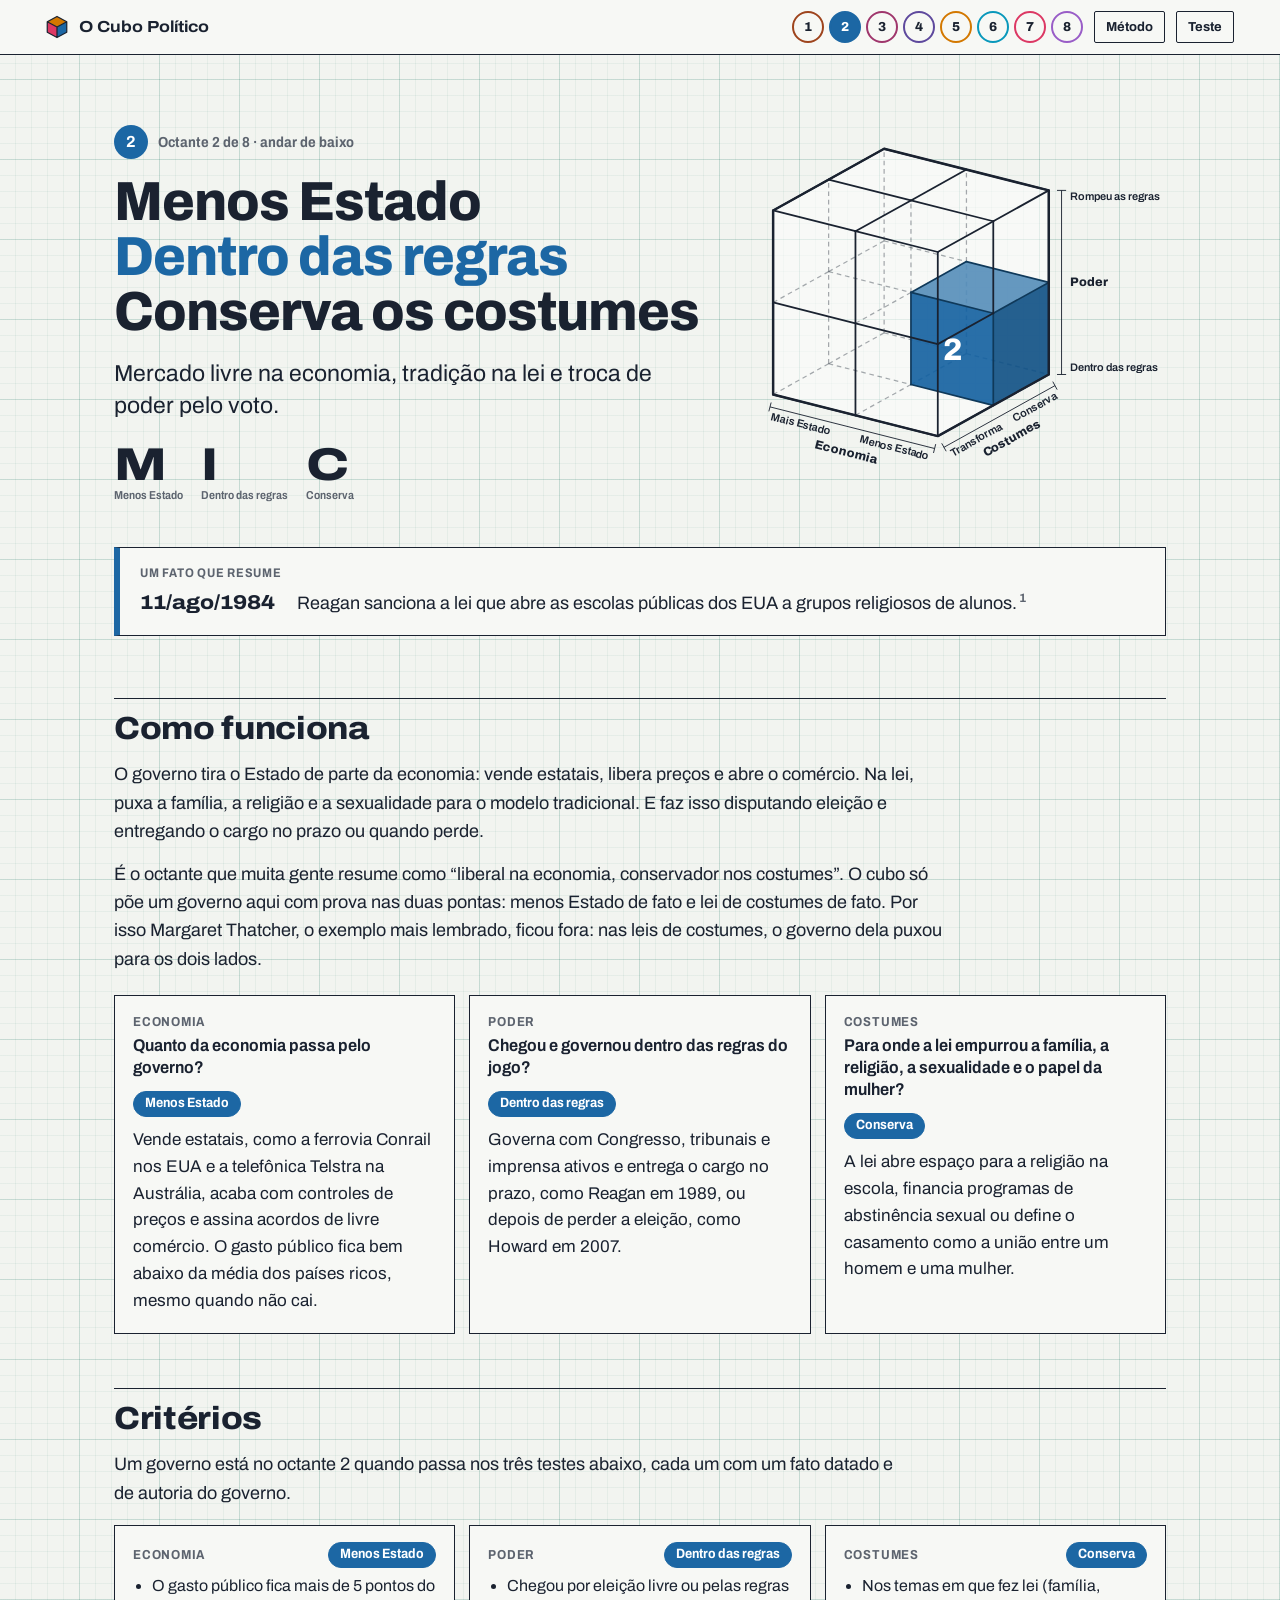
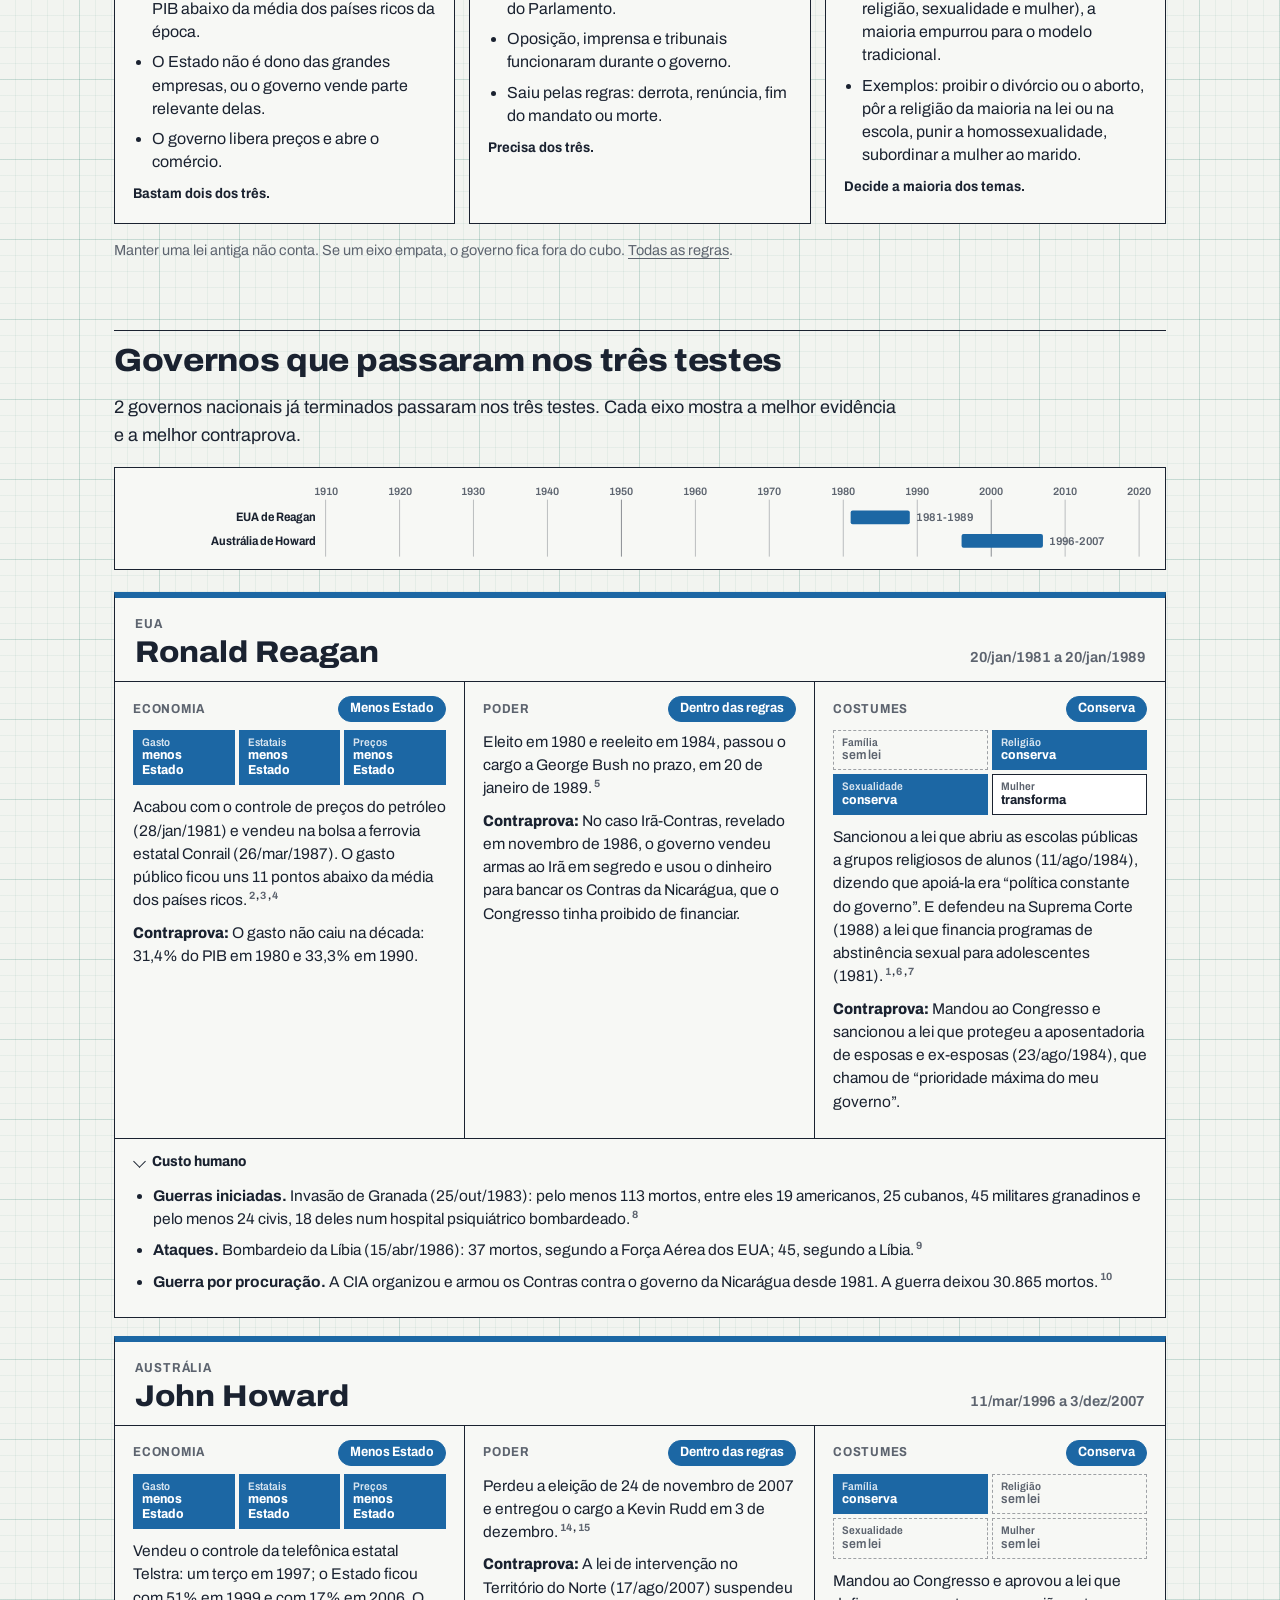
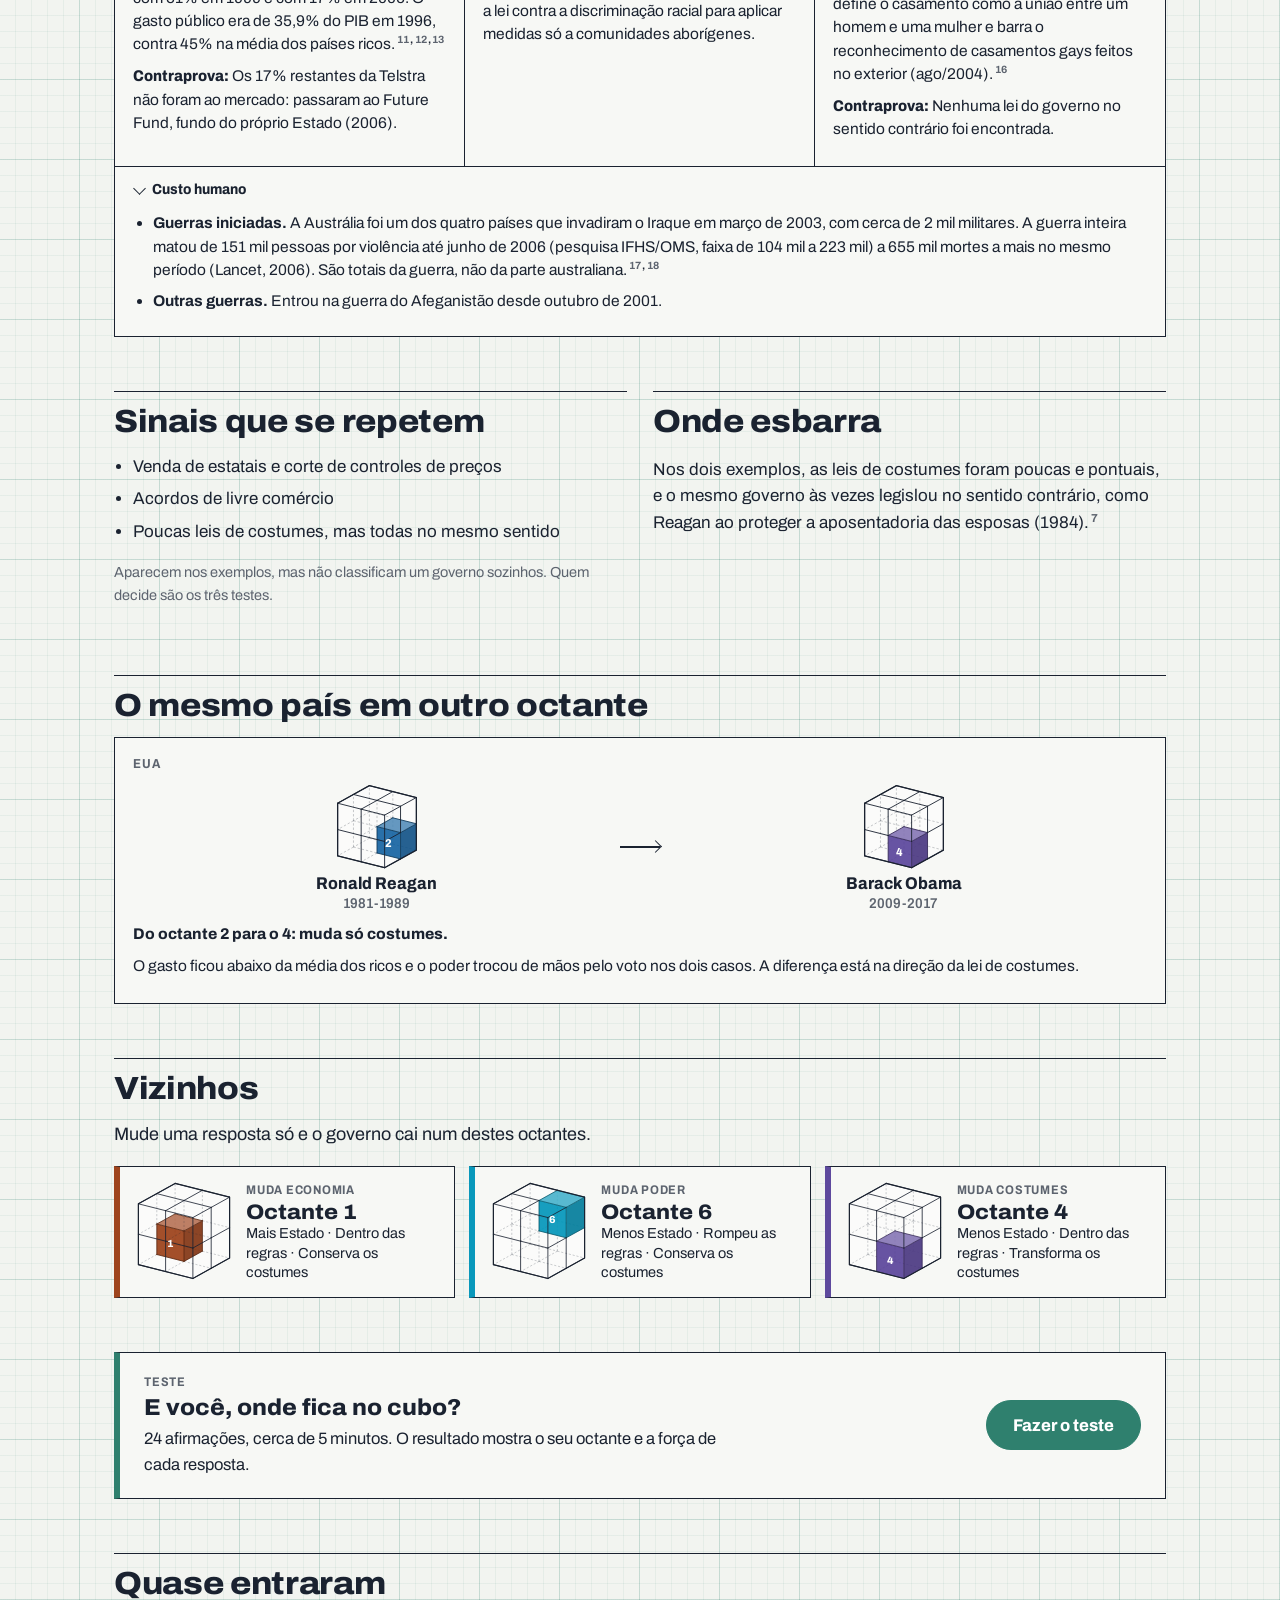
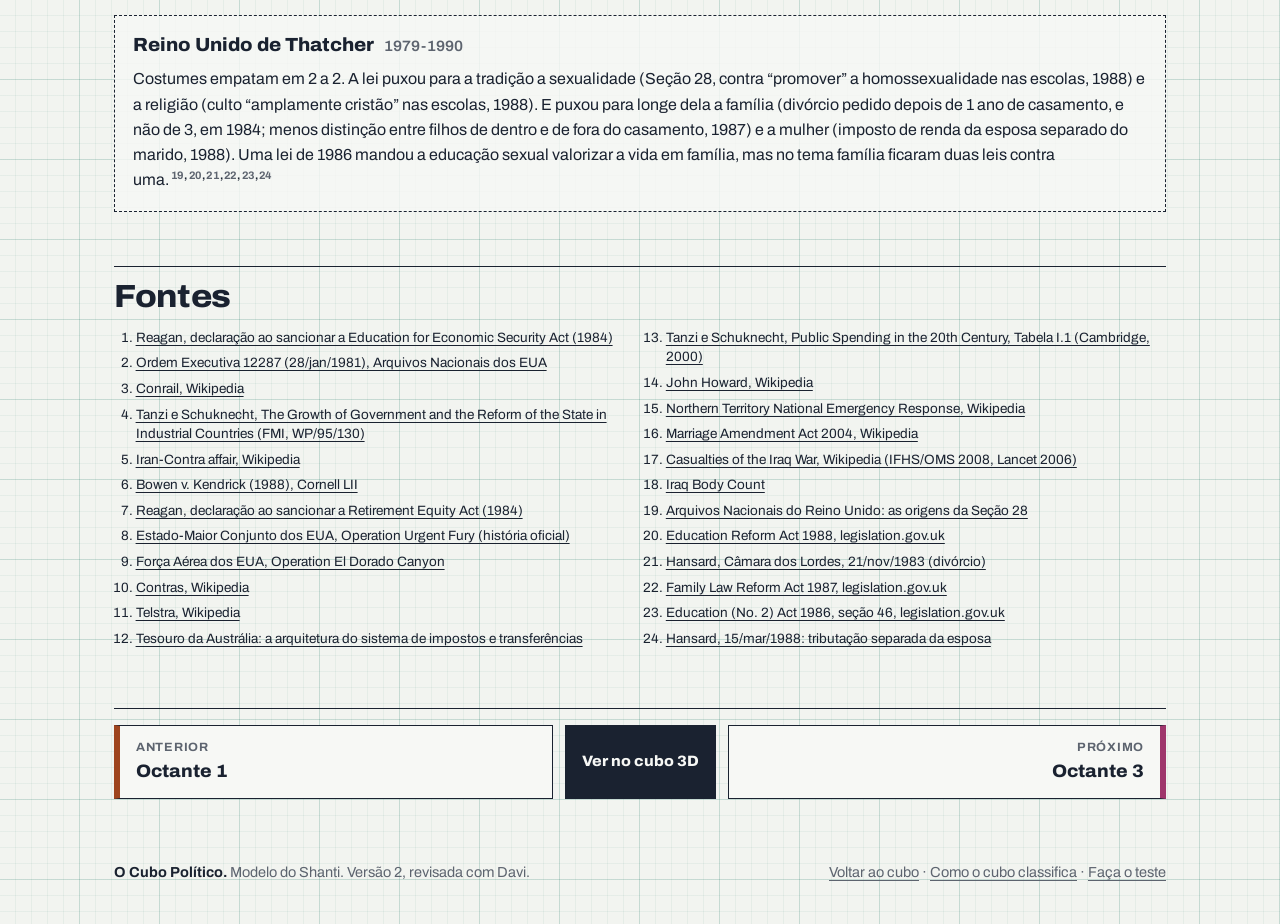
<file: octante-2.html>
<!doctype html>
<html lang="pt-BR">
<head>
<meta charset="utf-8">
<meta name="viewport" content="width=device-width, initial-scale=1, viewport-fit=cover">
<meta name="theme-color" content="#f2f4f0">
<meta name="color-scheme" content="light">
<title>Octante 2: menos estado, dentro das regras, conserva os costumes | O Cubo Político</title>
<meta name="description" content="Mercado livre na economia, tradição na lei e troca de poder pelo voto. Governos que passaram nos três testes: EUA de Reagan, Austrália de Howard.">
<meta property="og:type" content="article">
<meta property="og:locale" content="pt_BR">
<meta property="og:site_name" content="O Cubo Político">
<meta property="og:title" content="Octante 2: menos estado, dentro das regras, conserva os costumes | O Cubo Político">
<meta property="og:description" content="Mercado livre na economia, tradição na lei e troca de poder pelo voto. Governos que passaram nos três testes: EUA de Reagan, Austrália de Howard.">
<meta property="og:image" content="https://cubo-politico.vercel.app/og-octante-2.png">
<meta property="og:image:width" content="1200">
<meta property="og:image:height" content="630">
<meta property="og:url" content="https://cubo-politico.vercel.app/octante-2">
<meta name="twitter:card" content="summary_large_image">
<link rel="icon" href="data:image/svg+xml,%3Csvg xmlns='http://www.w3.org/2000/svg' viewBox='0 0 64 64'%3E%3Cpath d='M32 6 56 19 32 32 8 19Z' fill='%23d37800'/%3E%3Cpath d='M8 19 32 32 32 58 8 45Z' fill='%23dc3864'/%3E%3Cpath d='M56 19 32 32 32 58 56 45Z' fill='%231c67a4'/%3E%3Cpath d='M32 6 56 19 56 45 32 58 8 45 8 19Z M8 19 32 32 56 19 M32 32 32 58' fill='none' stroke='%231a2230' stroke-width='3' stroke-linejoin='round'/%3E%3C/svg%3E">
<style>

@font-face{font-family:"Archivo";src:url(archivo.woff2) format("woff2");font-weight:100 900;font-stretch:62% 125%;font-style:normal;font-display:swap}
:root{--papel:#f2f4f0;--papel-2:#f7f8f5;--nanquim:#1a2230;--grafite:#5d646f;--q:47 128 110;--f:"Archivo","Helvetica Neue",Arial,sans-serif;--lado:clamp(16px,4vw,44px)}
*{box-sizing:border-box}
html{background:var(--papel);-webkit-text-size-adjust:100%;text-size-adjust:100%;scroll-padding-top:70px}
body{margin:0;font-family:var(--f);font-size:17px;line-height:1.58;color:var(--nanquim);background:var(--papel);-webkit-font-smoothing:antialiased;
  background-image:linear-gradient(to right,rgb(var(--q) / .17) 1px,transparent 1px),linear-gradient(to bottom,rgb(var(--q) / .17) 1px,transparent 1px),linear-gradient(to right,rgb(var(--q) / .065) 1px,transparent 1px),linear-gradient(to bottom,rgb(var(--q) / .065) 1px,transparent 1px);
  background-size:80px 80px,80px 80px,16px 16px,16px 16px;background-position:-1px -1px}
a{color:inherit;text-underline-offset:3px}
:focus-visible{outline:2px solid var(--nanquim);outline-offset:2px}
.topo{position:sticky;top:0;z-index:20;display:flex;align-items:center;justify-content:space-between;gap:14px;padding:9px var(--lado);background:var(--papel-2);border-bottom:1px solid var(--nanquim)}
.marca{display:flex;align-items:center;gap:9px;font-size:16px;font-weight:800;font-stretch:112%;text-decoration:none;white-space:nowrap}
.marca svg{flex:none}
.nav-oct{display:flex;align-items:center;gap:5px;overflow-x:auto;scrollbar-width:none;padding:2px}
.nav-oct::-webkit-scrollbar{display:none}
.nav-oct a{flex:none;display:grid;place-items:center;width:32px;height:32px;border-radius:50%;border:2px solid var(--o);font-size:13px;font-weight:800;text-decoration:none;transition:background .2s,color .2s}
.nav-oct a:hover,.nav-oct a[aria-current]{background:var(--o);color:#fff}
.nav-oct a.metodo{width:auto;height:32px;border-radius:2px;border:1px solid var(--nanquim);padding:0 11px;margin-left:6px;font-weight:700}
.nav-oct a.metodo:hover,.nav-oct a.metodo[aria-current]{background:var(--nanquim);color:var(--papel-2)}
main{max-width:1140px;margin:0 auto;padding:0 var(--lado) 40px}
.hero-oct{display:grid;grid-template-columns:minmax(0,1.2fr) minmax(0,.8fr);gap:clamp(18px,4vw,48px);align-items:center;padding:clamp(30px,6vw,70px) 0 clamp(22px,4vw,44px)}
.hero-met{padding:clamp(34px,7vw,80px) 0 clamp(18px,3vw,30px)}
.rotulo-oct{display:flex;align-items:center;gap:10px;margin:0 0 16px;font-size:14.5px;font-weight:700;font-stretch:88%;color:var(--grafite)}
.rotulo-oct b{display:inline-grid;place-items:center;width:34px;height:34px;border-radius:50%;background:var(--c);color:#fff;font-size:16px;font-stretch:100%}
h1{margin:0 0 18px;font-size:clamp(34px,4.3vw,60px);line-height:1;font-weight:800;font-stretch:96%;letter-spacing:-.018em}
h1 span{display:block}
.pag-oct h1 span:nth-child(2){color:var(--c)}
.frase{margin:0 0 22px;font-size:clamp(19px,2vw,23px);line-height:1.4;max-width:29em;text-wrap:pretty}
.cod{display:flex;gap:18px}
.cod span{display:flex;flex-direction:column;gap:3px;font-size:clamp(30px,4.2vw,46px);line-height:.9;font-weight:800;font-stretch:125%}
.cod small{font-size:11.5px;font-weight:650;font-stretch:88%;color:var(--grafite);line-height:1.2}
.hero-cubo{display:flex;justify-content:center}
.cubo{display:block;max-width:100%;height:auto}
.marco{display:grid;grid-template-columns:auto 1fr;gap:4px 22px;align-items:baseline;margin:0 0 8px;padding:16px 20px;background:var(--papel-2);border:1px solid var(--nanquim);border-left:6px solid var(--c)}
.marco-rot{grid-column:1/-1;margin:0;font-size:12.5px;font-weight:700;font-stretch:88%;color:var(--grafite);text-transform:uppercase;letter-spacing:.06em}
.marco-data{margin:0;font-size:20px;font-weight:800;font-stretch:112%;white-space:nowrap}
.marco-txt{margin:0;font-size:18px}
.aviso{margin:12px 0 0;padding:10px 14px;font-size:14.5px;color:var(--grafite);border-left:2px solid var(--grafite)}
.secao{padding:clamp(30px,5vw,54px) 0 0}
.secao>h2,.secao>div>h2{margin:0 0 14px;padding-top:12px;border-top:1px solid var(--nanquim);font-size:clamp(24px,2.6vw,32px);line-height:1.1;font-weight:800;font-stretch:108%;letter-spacing:-.01em}
.lead{margin:0 0 18px;font-size:18px;max-width:44em;text-wrap:pretty}
.intro{margin:0 0 14px;font-size:18px;max-width:46em;text-wrap:pretty}
.nota{font-size:14.5px;color:var(--grafite);max-width:52em}
.tres{display:grid;grid-template-columns:repeat(3,minmax(0,1fr));gap:14px;margin-top:22px}
.bloco-eixo,.crit,.eixo-met{padding:16px 18px 18px;background:var(--papel-2);border:1px solid var(--nanquim)}
.bloco-eixo p{margin:0 0 10px}
.bloco-eixo p:last-child{margin:0}
.be-nome{margin:0 0 2px!important;font-size:13px;font-weight:700;font-stretch:88%;color:var(--grafite);text-transform:uppercase;letter-spacing:.06em}
.be-perg{font-weight:650;font-stretch:92%;line-height:1.3}
.chip{display:inline-block;margin:0 0 10px;padding:3px 11px 4px;border-radius:999px;font-size:13.5px;font-weight:700;font-stretch:90%;line-height:1.25;border:1.5px solid var(--nanquim);background:#fff}
.chip.on{background:var(--c);border-color:var(--c);color:#fff}
.pag-met .chip.on{background:var(--nanquim);border-color:var(--nanquim)}
.criterios{display:grid;grid-template-columns:repeat(3,minmax(0,1fr));gap:14px}
.crit-cab{display:flex;align-items:center;justify-content:space-between;gap:10px;margin:0 0 6px;font-size:13px;font-weight:700;font-stretch:88%;color:var(--grafite);text-transform:uppercase;letter-spacing:.06em}
.crit-cab .chip{margin:0;text-transform:none;letter-spacing:0}
.crit ul,.eixo-met ul{margin:0 0 10px;padding-left:1.1em}
.crit li,.eixo-met li{margin:0 0 7px;font-size:16px;line-height:1.45}
.crit-regra{margin:0;font-size:14px;font-weight:700;font-stretch:92%}
.lt-caixa{margin:0 0 22px;padding:12px 14px 6px;background:var(--papel-2);border:1px solid var(--nanquim);overflow-x:auto}
.linha-tempo{display:block;width:100%;min-width:640px;height:auto;font-family:var(--f)}
.lt-ano{font-size:11px;fill:var(--grafite);font-weight:600}
.lt-rot{font-size:12.5px;font-weight:700;fill:var(--nanquim);font-stretch:88%}
.lt-anos{font-size:11.5px;fill:var(--grafite);font-weight:600}
.lt-num{font-size:11px;font-weight:800;fill:#fff}
.govs{display:grid;gap:18px}
.gov{background:var(--papel-2);border:1px solid var(--nanquim);border-top:6px solid var(--c)}
.gov-cab{display:grid;grid-template-columns:1fr auto;align-items:end;gap:2px 16px;padding:16px 20px 12px;border-bottom:1px solid var(--nanquim)}
.gov-pais{grid-column:1/-1;margin:0;font-size:13px;font-weight:700;font-stretch:88%;color:var(--grafite);text-transform:uppercase;letter-spacing:.07em}
.gov h3{margin:0;font-size:clamp(24px,2.6vw,30px);line-height:1.08;font-weight:800;font-stretch:108%}
.gov-per{margin:0;font-size:14.5px;font-weight:650;color:var(--grafite);white-space:nowrap}
.gov-eixos{display:grid;grid-template-columns:repeat(3,minmax(0,1fr))}
.eixo-g{padding:14px 18px 16px;border-right:1px solid var(--nanquim)}
.eixo-g:last-child{border-right:0}
.eixo-g-cab{display:flex;align-items:center;justify-content:space-between;gap:8px;margin-bottom:8px}
.eixo-g-cab .chip{margin:0}
.eixo-nome{font-size:13px;font-weight:700;font-stretch:88%;color:var(--grafite);text-transform:uppercase;letter-spacing:.06em}
.ev,.cp{margin:0 0 9px;font-size:15.5px;line-height:1.5}
.cp span{font-weight:800;font-stretch:92%}
.cp span::after{content:":"}
.placar{display:grid;grid-template-columns:repeat(3,minmax(0,1fr));gap:4px;margin:0 0 10px;padding:0;list-style:none}
.placar--4{grid-template-columns:repeat(2,minmax(0,1fr))}
.placar li{display:flex;flex-direction:column;min-width:0;padding:5px 8px 6px;border:1px solid rgb(26 34 48 / .4);background:#fff;line-height:1.15}
.placar li span{font-size:11px;font-weight:650;font-stretch:88%;color:var(--grafite);white-space:nowrap;overflow:hidden;text-overflow:ellipsis}
.placar li b{font-size:13px;font-weight:750;font-stretch:92%}
.placar li.ok{background:var(--c);border-color:var(--c)}
.placar li.ok span{color:rgb(255 255 255 / .82)}
.placar li.ok b{color:#fff}
.placar li.contra{border:1.5px solid var(--nanquim)}
.placar li.nd{border-style:dashed;background:transparent}
.placar li.nd b{font-weight:600;color:var(--grafite)}
.custo{border-top:1px solid var(--nanquim)}
.custo summary{cursor:pointer;padding:11px 20px;font-size:14.5px;font-weight:750;font-stretch:92%;list-style:none;display:flex;align-items:center;gap:8px}
.custo summary::-webkit-details-marker{display:none}
.custo summary::before{content:"";width:8px;height:8px;border-right:1.5px solid var(--nanquim);border-bottom:1.5px solid var(--nanquim);transform:rotate(-45deg);transition:transform .2s}
.custo[open] summary::before{transform:rotate(45deg)}
.custo ul{margin:0;padding:0 20px 16px 38px}
.custo li{margin:0 0 8px;font-size:15.5px;line-height:1.5}
.ref{font-size:.68em;line-height:0;margin-left:1px;font-weight:700;white-space:nowrap;letter-spacing:.02em}
.ref a{text-decoration:none;color:var(--grafite);padding:0 1px}
.ref a:hover{color:var(--nanquim);text-decoration:underline}
.secao--caixas{display:grid;grid-template-columns:repeat(auto-fit,minmax(280px,1fr));gap:14px}
.caixa{padding:18px 20px;border:1px solid var(--nanquim);background:#fff;border-left:6px solid var(--c)}
.caixa h3{margin:0 0 8px;font-size:20px;line-height:1.2;font-weight:800;font-stretch:104%}
.caixa p{margin:0;font-size:16.5px}
.secao--duas{display:grid;grid-template-columns:repeat(2,minmax(0,1fr));gap:26px}
.sinais{margin:0 0 10px;padding-left:1.1em}
.sinais li{margin:0 0 6px;font-size:17px}
.setas{display:grid;grid-template-columns:repeat(auto-fit,minmax(300px,1fr));gap:14px}
.seta{padding:16px 18px;background:var(--papel-2);border:1px solid var(--nanquim)}
.seta p{margin:0 0 8px;font-size:15.5px}
.seta-pais{font-size:13px!important;font-weight:700;font-stretch:88%;color:var(--grafite);text-transform:uppercase;letter-spacing:.07em}
.seta-par{display:grid;grid-template-columns:1fr 40px 1fr;align-items:center;margin:4px 0 10px}
.seta-par a{display:flex;flex-direction:column;align-items:center;text-decoration:none;text-align:center;font-weight:750;font-stretch:92%;line-height:1.2}
.seta-par a small{font-weight:600;color:var(--grafite)}
.seta-par .cubo{width:84px;height:auto;margin-bottom:4px}
.seta-meio i{display:block;position:relative;height:1.5px;background:var(--nanquim)}
.seta-meio i::after{content:"";position:absolute;right:0;top:-4px;width:8px;height:8px;border-top:1.5px solid var(--nanquim);border-right:1.5px solid var(--nanquim);transform:rotate(45deg)}
.seta-muda{font-weight:750}
.vizinhos{display:grid;grid-template-columns:repeat(3,minmax(0,1fr));gap:14px}
.viz{display:grid;grid-template-columns:96px 1fr;grid-template-rows:auto auto 1fr;column-gap:14px;align-items:start;padding:14px 16px;text-decoration:none;background:var(--papel-2);border:1px solid var(--nanquim);border-left:6px solid var(--c);transition:background .2s}
.viz:hover{background:#fff}
.viz .cubo{grid-row:1/4;width:96px}
.viz-muda{font-size:12.5px;font-weight:700;font-stretch:88%;color:var(--grafite);text-transform:uppercase;letter-spacing:.06em}
.viz-n{font-size:21px;font-weight:800;font-stretch:108%;line-height:1.1}
.viz-pal{font-size:14.5px;line-height:1.35}
.quase{display:grid;gap:12px}
.q-item{padding:14px 18px;border:1px dashed var(--nanquim);background:rgb(247 248 245 / .8)}
.q-item h3{margin:0 0 6px;font-size:19px;font-weight:800;font-stretch:104%}
.q-item h3 span{font-weight:600;color:var(--grafite);font-size:15px;margin-left:6px}
.q-item p{margin:0 0 4px;font-size:16px}
.fontes{margin:0;padding-left:1.6em;columns:2 340px;column-gap:30px;font-size:13.5px;line-height:1.45}
.fontes li{margin:0 0 6px;break-inside:avoid}
.fontes li:target{background:#fff4c2}
.pag-nav{display:grid;grid-template-columns:1fr auto 1fr;gap:12px;align-items:stretch;margin:clamp(34px,5vw,54px) 0 0;padding-top:16px;border-top:1px solid var(--nanquim)}
.pag-nav a{display:flex;flex-direction:column;justify-content:center;padding:12px 16px;min-height:56px;border:1px solid var(--nanquim);background:var(--papel-2);text-decoration:none;font-weight:800;font-stretch:104%;font-size:18px}
.pag-nav a small{font-size:12px;font-weight:700;color:var(--grafite);text-transform:uppercase;letter-spacing:.06em}
.pag-nav a:last-child{text-align:right;border-right:6px solid var(--c)}
.pag-nav a:first-child{border-left:6px solid var(--c)}
.pag-nav .ver3d{justify-content:center;align-items:center;background:var(--nanquim);color:var(--papel-2);font-size:15px}
.rodape{max-width:1140px;margin:0 auto;padding:22px var(--lado) 40px;font-size:14.5px;color:var(--grafite);display:flex;flex-wrap:wrap;justify-content:space-between;gap:8px 20px}
.rodape p{margin:0}
.rodape strong{color:var(--nanquim)}
.eixos-met{display:grid;grid-template-columns:repeat(3,minmax(0,1fr));gap:14px}
.eixo-met h3{margin:0 0 10px;font-size:20px;line-height:1.25;font-weight:800;font-stretch:100%}
.polos{display:flex;flex-wrap:wrap;align-items:center;gap:6px 8px;margin:0 0 12px}
.polos .chip{margin:0}
.polos span{font-size:13px;color:var(--grafite)}
.regras{display:grid;grid-template-columns:repeat(2,minmax(0,1fr));gap:12px;margin:0}
.regras div{padding:14px 18px;background:var(--papel-2);border:1px solid var(--nanquim)}
.regras dt{font-weight:800;font-stretch:104%;font-size:18px;margin:0 0 4px}
.regras dd{margin:0;font-size:16px}
.tabela{border-collapse:collapse;width:100%;max-width:420px;background:var(--papel-2);border:1px solid var(--nanquim);font-size:16px}
.tabela th,.tabela td{padding:7px 14px;border-bottom:1px solid rgb(26 34 48 / .25);text-align:left}
.tabela th{font-size:13px;font-weight:700;font-stretch:88%;color:var(--grafite);text-transform:uppercase;letter-spacing:.05em}
.tabela td:last-child{font-weight:750;font-variant-numeric:tabular-nums}
.itens-teste{margin:14px 0 0;background:var(--papel-2);border:1px solid var(--nanquim)}
.itens-teste summary{cursor:pointer;padding:13px 18px;font-weight:750;font-stretch:96%;font-size:17px}
.tabela-rola{overflow-x:auto;padding:0 12px 12px}
.tabela--itens{max-width:none;font-size:15px}
.tabela--itens td{vertical-align:top}
.tabela--itens td:last-child{white-space:nowrap}
.tabela--itens td:nth-child(2){font-variant-numeric:tabular-nums;color:var(--grafite)}
.lead a{font-weight:750}
.faq{display:grid;gap:8px}
.faq details{background:var(--papel-2);border:1px solid var(--nanquim)}
.faq summary{cursor:pointer;padding:13px 18px;font-weight:750;font-stretch:96%;font-size:17px}
.faq details p{margin:0;padding:0 18px 16px;font-size:16.5px;max-width:52em}
.mudancas{display:grid;grid-template-columns:repeat(2,minmax(0,1fr));gap:14px}
.mud{padding:16px 18px;background:var(--papel-2);border:1px solid var(--nanquim)}
.mud h3{margin:0 0 10px;font-size:19px;font-weight:800}
.mud p{margin:0 0 8px;font-size:15.5px}
.mud p span{display:block;font-size:12px;font-weight:700;font-stretch:88%;text-transform:uppercase;letter-spacing:.06em;color:var(--grafite)}
.mud .antes{color:var(--grafite)}
.mud .depois{font-weight:650}
.mud .porque{padding-top:8px;border-top:1px dashed rgb(26 34 48 / .4);margin:0}
.sr{position:absolute!important;width:1px;height:1px;padding:0;margin:-1px;overflow:hidden;clip:rect(0,0,0,0);white-space:nowrap;border:0}
.btn-t{display:inline-flex;align-items:center;justify-content:center;gap:8px;min-height:50px;padding:0 26px;border-radius:999px;border:1.5px solid var(--nanquim);background:var(--papel-2);color:var(--nanquim);font:inherit;font-size:17px;font-weight:750;font-stretch:96%;line-height:1.15;text-align:center;text-decoration:none;cursor:pointer;transition:background .2s,color .2s}
.btn-t:hover{background:#fff}
.btn-t--prim{background:var(--nanquim);color:var(--papel-2)}
.btn-t--prim:hover{background:#2c3850}
.cta-teste{display:flex;align-items:center;justify-content:space-between;gap:16px 28px;flex-wrap:wrap;margin:clamp(30px,5vw,54px) 0 0;padding:20px 24px;background:var(--papel-2);border:1px solid var(--nanquim);border-left:6px solid #2f806e}
.cta-teste p{margin:0;font-size:16.5px;max-width:36em}
.cta-rot{font-size:12.5px!important;font-weight:700;font-stretch:88%;color:var(--grafite);text-transform:uppercase;letter-spacing:.06em}
.cta-tit{font-size:23px!important;font-weight:800;font-stretch:104%;line-height:1.2;margin:2px 0 4px!important}
.cta-teste .btn-t--prim{background:#2f806e;border-color:#2f806e;color:#fff}
.cta-teste .btn-t--prim:hover{background:#256a5b}
@media (max-width:900px){
  .hero-oct{grid-template-columns:1fr}
  .hero-cubo{order:-1;max-width:420px;margin:0 auto}
  .tres,.criterios,.eixos-met,.vizinhos{grid-template-columns:1fr}
  .gov-eixos{grid-template-columns:1fr}
  .eixo-g{border-right:0;border-bottom:1px solid var(--nanquim)}
  .eixo-g:last-child{border-bottom:0}
  .secao--duas,.regras,.mudancas{grid-template-columns:1fr}
}
@media (max-width:560px){
  body{font-size:16.5px}
  .marca b{display:none}
  .topo{gap:6px}
  .nav-oct{gap:3px}
  .nav-oct a{width:26px;height:26px;font-size:12px;border-width:1.5px}
  .nav-oct a.metodo{height:26px;padding:0 6px;margin-left:3px}
  .nav-oct a.nav-teste{display:none}
  .gov-cab{grid-template-columns:1fr}
  .gov-per{white-space:normal}
  .marco{grid-template-columns:1fr}
  .pag-nav{grid-template-columns:1fr 1fr}
  .pag-nav .ver3d{grid-column:1/-1;order:3}
  .fontes{columns:1}
  .viz{grid-template-columns:76px 1fr}
  .viz .cubo{width:76px}
}
@media (prefers-reduced-motion:reduce){*{transition:none!important}}
@media print{.topo,.pag-nav{display:none}body{background:#fff}.custo summary::before{display:none}}

</style>
</head>

<body class="pag-oct" style="--c:#1c67a4">
<header class="topo"><a class="marca" href="index.html" aria-label="O Cubo Político: voltar ao cubo"><svg viewBox="0 0 64 64" width="26" height="26" aria-hidden="true"><path d="M32 6 56 19 32 32 8 19Z" fill="#d37800"/><path d="M8 19 32 32 32 58 8 45Z" fill="#dc3864"/><path d="M56 19 32 32 32 58 56 45Z" fill="#1c67a4"/><path d="M32 6 56 19 56 45 32 58 8 45 8 19Z M8 19 32 32 56 19 M32 32 32 58" fill="none" stroke="#1a2230" stroke-width="3" stroke-linejoin="round"/></svg><b>O Cubo Político</b></a><nav class="nav-oct" aria-label="Octantes"><a href="octante-1.html" style="--o:#9e441d" aria-label="Octante 1: mais estado, dentro das regras, conserva os costumes">1</a><a href="octante-2.html" style="--o:#1c67a4" aria-current="page" aria-label="Octante 2: menos estado, dentro das regras, conserva os costumes">2</a><a href="octante-3.html" style="--o:#9f366c" aria-label="Octante 3: mais estado, dentro das regras, transforma os costumes">3</a><a href="octante-4.html" style="--o:#5e499d" aria-label="Octante 4: menos estado, dentro das regras, transforma os costumes">4</a><a href="octante-5.html" style="--o:#d37800" aria-label="Octante 5: mais estado, rompeu as regras, conserva os costumes">5</a><a href="octante-6.html" style="--o:#0998bb" aria-label="Octante 6: menos estado, rompeu as regras, conserva os costumes">6</a><a href="octante-7.html" style="--o:#dc3864" aria-label="Octante 7: mais estado, rompeu as regras, transforma os costumes">7</a><a href="octante-8.html" style="--o:#995dc7" aria-label="Octante 8: menos estado, rompeu as regras, transforma os costumes">8</a><a class="metodo" href="metodo.html">Método</a><a class="metodo nav-teste" href="teste.html">Teste</a></nav></header>
<main>
<section class="hero-oct"><div class="hero-txt"><p class="rotulo-oct"><b>2</b>Octante 2 de 8 · andar de baixo</p><h1><span>Menos Estado</span><span>Dentro das regras</span><span>Conserva os costumes</span></h1><p class="frase">Mercado livre na economia, tradição na lei e troca de poder pelo voto.</p><div class="cod" aria-label="Código MIC"><span>M<small>Menos Estado</small></span><span>I<small>Dentro das regras</small></span><span>C<small>Conserva</small></span></div></div><div class="hero-cubo"><svg class="cubo cubo--grande" viewBox="0 0 440 389" width="440" height="389" role="img" aria-label="O octante 2 no cubo: menos estado, dentro das regras, conserva os costumes" xmlns="http://www.w3.org/2000/svg"><path d="M312.0 261.3 L312.0 59.6 L190.4 127.1 L190.4 328.8 Z" fill="#ffffff" fill-opacity=".5"/><path d="M131.6 14.0 L312.0 59.6 L190.4 127.1 L10.0 81.6 Z" fill="#ffffff" fill-opacity=".5"/><path d="M10.0 283.3 L190.4 328.8 L190.4 127.1 L10.0 81.6 Z" fill="#ffffff" fill-opacity=".5"/><path d="M131.6 215.7L131.6 114.9" stroke="#1a2230" stroke-opacity=".38" stroke-width="1.35" stroke-dasharray="5.1 4.1"/><path d="M131.6 215.7L221.8 238.5" stroke="#1a2230" stroke-opacity=".38" stroke-width="1.35" stroke-dasharray="5.1 4.1"/><path d="M131.6 215.7L70.8 249.5" stroke="#1a2230" stroke-opacity=".38" stroke-width="1.35" stroke-dasharray="5.1 4.1"/><path d="M131.6 114.9L131.6 14.0" stroke="#1a2230" stroke-opacity=".38" stroke-width="1.35" stroke-dasharray="5.1 4.1"/><path d="M131.6 114.9L221.8 137.6" stroke="#1a2230" stroke-opacity=".38" stroke-width="1.35" stroke-dasharray="5.1 4.1"/><path d="M131.6 114.9L70.8 148.6" stroke="#1a2230" stroke-opacity=".38" stroke-width="1.35" stroke-dasharray="5.1 4.1"/><path d="M70.8 249.5L70.8 148.6" stroke="#1a2230" stroke-opacity=".38" stroke-width="1.35" stroke-dasharray="5.1 4.1"/><path d="M70.8 249.5L161.0 272.3" stroke="#1a2230" stroke-opacity=".38" stroke-width="1.35" stroke-dasharray="5.1 4.1"/><path d="M221.8 137.6L221.8 36.8" stroke="#1a2230" stroke-opacity=".38" stroke-width="1.35" stroke-dasharray="5.1 4.1"/><path d="M70.8 249.5L10.0 283.3" stroke="#1a2230" stroke-opacity=".38" stroke-width="1.35" stroke-dasharray="5.1 4.1"/><path d="M70.8 148.6L70.8 47.8" stroke="#1a2230" stroke-opacity=".38" stroke-width="1.35" stroke-dasharray="5.1 4.1"/><path d="M221.8 238.5L312.0 261.3" stroke="#0f395a" stroke-width="1.52" stroke-dasharray="5.1 4.1" stroke-opacity=".7"/><path d="M221.8 238.5L221.8 137.6" stroke="#0f395a" stroke-width="1.52" stroke-dasharray="5.1 4.1" stroke-opacity=".7"/><path d="M221.8 238.5L161.0 272.3" stroke="#0f395a" stroke-width="1.52" stroke-dasharray="5.1 4.1" stroke-opacity=".7"/><path d="M312.0 261.3 L312.0 160.4 L251.2 194.2 L251.2 295.1 Z" fill="#18578a" fill-opacity=".94"/><path d="M221.8 137.6 L312.0 160.4 L251.2 194.2 L161.0 171.4 Z" fill="#5c92bd" fill-opacity=".94"/><path d="M161.0 272.3 L251.2 295.1 L251.2 194.2 L161.0 171.4 Z" fill="#1c67a4" fill-opacity=".94"/><path d="M70.8 148.6L161.0 171.4" stroke="#1a2230" stroke-opacity=".38" stroke-width="1.35" stroke-dasharray="5.1 4.1"/><path d="M70.8 148.6L10.0 182.4" stroke="#1a2230" stroke-opacity=".38" stroke-width="1.35" stroke-dasharray="5.1 4.1"/><path d="M161.0 272.3L100.2 306.0" stroke="#1a2230" stroke-opacity=".38" stroke-width="1.35" stroke-dasharray="5.1 4.1"/><path d="M161.0 171.4L161.0 70.6" stroke="#1a2230" stroke-opacity=".38" stroke-width="1.35" stroke-dasharray="5.1 4.1"/><path d="M161.0 171.4L100.2 205.2" stroke="#1a2230" stroke-opacity=".38" stroke-width="1.35" stroke-dasharray="5.1 4.1"/><path d="M161.0 272.3L251.2 295.1" stroke="#0f395a" stroke-width="1.86" stroke-linecap="round"/><path d="M221.8 137.6L312.0 160.4" stroke="#0f395a" stroke-width="1.86" stroke-linecap="round"/><path d="M161.0 171.4L251.2 194.2" stroke="#0f395a" stroke-width="1.86" stroke-linecap="round"/><path d="M161.0 272.3L161.0 171.4" stroke="#0f395a" stroke-width="1.86" stroke-linecap="round"/><path d="M312.0 261.3L312.0 160.4" stroke="#0f395a" stroke-width="1.86" stroke-linecap="round"/><path d="M251.2 295.1L251.2 194.2" stroke="#0f395a" stroke-width="1.86" stroke-linecap="round"/><path d="M221.8 137.6L161.0 171.4" stroke="#0f395a" stroke-width="1.86" stroke-linecap="round"/><path d="M312.0 261.3L251.2 295.1" stroke="#0f395a" stroke-width="1.86" stroke-linecap="round"/><path d="M312.0 160.4L251.2 194.2" stroke="#0f395a" stroke-width="1.86" stroke-linecap="round"/><path d="M10.0 283.3L100.2 306.0" stroke="#1a2230" stroke-width="1.95" stroke-linecap="round"/><path d="M100.2 306.0L190.4 328.8" stroke="#1a2230" stroke-width="1.95" stroke-linecap="round"/><path d="M10.0 182.4L100.2 205.2" stroke="#1a2230" stroke-width="1.95" stroke-linecap="round"/><path d="M100.2 205.2L190.4 228.0" stroke="#1a2230" stroke-width="1.95" stroke-linecap="round"/><path d="M131.6 14.0L221.8 36.8" stroke="#1a2230" stroke-width="1.95" stroke-linecap="round"/><path d="M221.8 36.8L312.0 59.6" stroke="#1a2230" stroke-width="1.95" stroke-linecap="round"/><path d="M70.8 47.8L161.0 70.6" stroke="#1a2230" stroke-width="1.95" stroke-linecap="round"/><path d="M161.0 70.6L251.2 93.4" stroke="#1a2230" stroke-width="1.95" stroke-linecap="round"/><path d="M10.0 81.6L100.2 104.3" stroke="#1a2230" stroke-width="1.95" stroke-linecap="round"/><path d="M100.2 104.3L190.4 127.1" stroke="#1a2230" stroke-width="1.95" stroke-linecap="round"/><path d="M10.0 283.3L10.0 182.4" stroke="#1a2230" stroke-width="1.95" stroke-linecap="round"/><path d="M10.0 182.4L10.0 81.6" stroke="#1a2230" stroke-width="1.95" stroke-linecap="round"/><path d="M100.2 306.0L100.2 205.2" stroke="#1a2230" stroke-width="1.95" stroke-linecap="round"/><path d="M100.2 205.2L100.2 104.3" stroke="#1a2230" stroke-width="1.95" stroke-linecap="round"/><path d="M312.0 160.4L312.0 59.6" stroke="#1a2230" stroke-width="1.95" stroke-linecap="round"/><path d="M251.2 194.2L251.2 93.4" stroke="#1a2230" stroke-width="1.95" stroke-linecap="round"/><path d="M190.4 328.8L190.4 228.0" stroke="#1a2230" stroke-width="1.95" stroke-linecap="round"/><path d="M190.4 228.0L190.4 127.1" stroke="#1a2230" stroke-width="1.95" stroke-linecap="round"/><path d="M131.6 14.0L70.8 47.8" stroke="#1a2230" stroke-width="1.95" stroke-linecap="round"/><path d="M70.8 47.8L10.0 81.6" stroke="#1a2230" stroke-width="1.95" stroke-linecap="round"/><path d="M221.8 36.8L161.0 70.6" stroke="#1a2230" stroke-width="1.95" stroke-linecap="round"/><path d="M161.0 70.6L100.2 104.3" stroke="#1a2230" stroke-width="1.95" stroke-linecap="round"/><path d="M251.2 295.1L190.4 328.8" stroke="#1a2230" stroke-width="1.95" stroke-linecap="round"/><path d="M251.2 194.2L190.4 228.0" stroke="#1a2230" stroke-width="1.95" stroke-linecap="round"/><path d="M312.0 59.6L251.2 93.4" stroke="#1a2230" stroke-width="1.95" stroke-linecap="round"/><path d="M251.2 93.4L190.4 127.1" stroke="#1a2230" stroke-width="1.95" stroke-linecap="round"/><path d="M10.0 283.3 L190.4 328.8 L312.0 261.3 L312.0 59.6 L131.6 14.0 L10.0 81.6 Z" fill="none" stroke="#1a2230" stroke-width="2.71" stroke-linejoin="round"/><text x="206.1" y="234.6" text-anchor="middle" dominant-baseline="central" font-family="Archivo, Arial, sans-serif" font-weight="800" font-size="34" fill="#fff">2</text><path d="M6.6 296.8L186.9 342.4" stroke="#1a2230" stroke-width="1"/><path d="M7.8 292.0L5.3 301.7" stroke="#1a2230" stroke-width="1"/><path d="M188.1 337.6L185.7 347.3" stroke="#1a2230" stroke-width="1"/><text x="9.2" y="302.7" transform="rotate(14.18 9.2 302.7)" text-anchor="start" dominant-baseline="hanging" font-family="Archivo, Arial, sans-serif" fill="#1a2230" font-size="12.0" font-weight="600">Mais Estado</text><text x="181.8" y="346.3" transform="rotate(14.18 181.8 346.3)" text-anchor="end" dominant-baseline="hanging" font-family="Archivo, Arial, sans-serif" fill="#1a2230" font-size="12.0" font-weight="600">Menos Estado</text><text x="91.4" y="341.0" transform="rotate(14.18 91.4 341.0)" text-anchor="middle" dominant-baseline="hanging" font-family="Archivo, Arial, sans-serif" fill="#1a2230" font-size="13.5" font-weight="800">Economia</text><path d="M197.1 341.1L318.8 273.5" stroke="#1a2230" stroke-width="1"/><path d="M194.7 336.7L199.6 345.4" stroke="#1a2230" stroke-width="1"/><path d="M316.4 269.1L321.2 277.9" stroke="#1a2230" stroke-width="1"/><text x="203.1" y="343.5" transform="rotate(-29.05 203.1 343.5)" text-anchor="start" dominant-baseline="hanging" font-family="Archivo, Arial, sans-serif" fill="#1a2230" font-size="12.0" font-weight="600">Transforma</text><text x="317.7" y="279.8" transform="rotate(-29.05 317.7 279.8)" text-anchor="end" dominant-baseline="hanging" font-family="Archivo, Arial, sans-serif" fill="#1a2230" font-size="12.0" font-weight="600">Conserva</text><text x="268.7" y="326.5" transform="rotate(-29.05 268.7 326.5)" text-anchor="middle" dominant-baseline="hanging" font-family="Archivo, Arial, sans-serif" fill="#1a2230" font-size="13.5" font-weight="800">Costumes</text><path d="M326.0 261.3L326.0 59.6" stroke="#1a2230" stroke-width="1"/><path d="M321.0 261.3L331.0 261.3" stroke="#1a2230" stroke-width="1"/><path d="M321.0 59.6L331.0 59.6" stroke="#1a2230" stroke-width="1"/><text x="335.0" y="61.6" dominant-baseline="hanging" font-family="Archivo, Arial, sans-serif" fill="#1a2230" font-size="12" font-weight="600">Rompeu as regras</text><text x="335.0" y="257.3" font-family="Archivo, Arial, sans-serif" fill="#1a2230" font-size="12" font-weight="600">Dentro das regras</text><text x="335.0" y="160.4" dominant-baseline="central" font-family="Archivo, Arial, sans-serif" fill="#1a2230" font-size="13.5" font-weight="800">Poder</text></svg></div></section>
<aside class="marco"><p class="marco-rot">Um fato que resume</p><p class="marco-data">11/ago/1984</p><p class="marco-txt">Reagan sanciona a lei que abre as escolas públicas dos EUA a grupos religiosos de alunos.<sup class="ref"><a href="#f1" aria-label="Fonte 1">1</a></sup></p></aside>
<section class="secao"><h2>Como funciona</h2><p class="intro">O governo tira o Estado de parte da economia: vende estatais, libera preços e abre o comércio. Na lei, puxa a família, a religião e a sexualidade para o modelo tradicional. E faz isso disputando eleição e entregando o cargo no prazo ou quando perde.</p><p class="intro">É o octante que muita gente resume como “liberal na economia, conservador nos costumes”. O cubo só põe um governo aqui com prova nas duas pontas: menos Estado de fato e lei de costumes de fato. Por isso Margaret Thatcher, o exemplo mais lembrado, ficou fora: nas leis de costumes, o governo dela puxou para os dois lados.</p><div class="tres">
<div class="bloco-eixo"><p class="be-nome">Economia</p><p class="be-perg">Quanto da economia passa pelo governo?</p><span class="chip on">Menos Estado</span><p>Vende estatais, como a ferrovia Conrail nos EUA e a telefônica Telstra na Austrália, acaba com controles de preços e assina acordos de livre comércio. O gasto público fica bem abaixo da média dos países ricos, mesmo quando não cai.</p></div>
<div class="bloco-eixo"><p class="be-nome">Poder</p><p class="be-perg">Chegou e governou dentro das regras do jogo?</p><span class="chip on">Dentro das regras</span><p>Governa com Congresso, tribunais e imprensa ativos e entrega o cargo no prazo, como Reagan em 1989, ou depois de perder a eleição, como Howard em 2007.</p></div>
<div class="bloco-eixo"><p class="be-nome">Costumes</p><p class="be-perg">Para onde a lei empurrou a família, a religião, a sexualidade e o papel da mulher?</p><span class="chip on">Conserva</span><p>A lei abre espaço para a religião na escola, financia programas de abstinência sexual ou define o casamento como a união entre um homem e uma mulher.</p></div>
</div></section>
<section class="secao"><h2>Critérios</h2><p class="lead">Um governo está no octante 2 quando passa nos três testes abaixo, cada um com um fato datado e de autoria do governo.</p><div class="criterios">
<div class="crit"><p class="crit-cab"><span>Economia</span><span class="chip on">Menos Estado</span></p><ul><li>O gasto público fica mais de 5 pontos do PIB abaixo da média dos países ricos da época.</li><li>O Estado não é dono das grandes empresas, ou o governo vende parte relevante delas.</li><li>O governo libera preços e abre o comércio.</li></ul><p class="crit-regra">Bastam dois dos três.</p></div>
<div class="crit"><p class="crit-cab"><span>Poder</span><span class="chip on">Dentro das regras</span></p><ul><li>Chegou por eleição livre ou pelas regras do Parlamento.</li><li>Oposição, imprensa e tribunais funcionaram durante o governo.</li><li>Saiu pelas regras: derrota, renúncia, fim do mandato ou morte.</li></ul><p class="crit-regra">Precisa dos três.</p></div>
<div class="crit"><p class="crit-cab"><span>Costumes</span><span class="chip on">Conserva</span></p><ul><li>Nos temas em que fez lei (família, religião, sexualidade e mulher), a maioria empurrou para o modelo tradicional.</li><li>Exemplos: proibir o divórcio ou o aborto, pôr a religião da maioria na lei ou na escola, punir a homossexualidade, subordinar a mulher ao marido.</li></ul><p class="crit-regra">Decide a maioria dos temas.</p></div>
</div><p class="nota">Manter uma lei antiga não conta. Se um eixo empata, o governo fica fora do cubo. <a href="metodo.html">Todas as regras</a>.</p></section>
<section class="secao"><h2>Governos que passaram nos três testes</h2>
<p class="lead">2 governos nacionais já terminados passaram nos três testes. Cada eixo mostra a melhor evidência e a melhor contraprova.</p>
<div class="lt-caixa"><svg class="linha-tempo" viewBox="0 0 1040 84" role="img" aria-label="Linha do tempo dos governos" xmlns="http://www.w3.org/2000/svg"><path d="M200.0 20 V78" stroke="#1a2230" stroke-opacity=".28" stroke-width="1"/><text x="200.0" y="15" text-anchor="middle" class="lt-ano">1910</text><path d="M275.3 20 V78" stroke="#1a2230" stroke-opacity=".28" stroke-width="1"/><text x="275.3" y="15" text-anchor="middle" class="lt-ano">1920</text><path d="M350.5 20 V78" stroke="#1a2230" stroke-opacity=".28" stroke-width="1"/><text x="350.5" y="15" text-anchor="middle" class="lt-ano">1930</text><path d="M425.8 20 V78" stroke="#1a2230" stroke-opacity=".28" stroke-width="1"/><text x="425.8" y="15" text-anchor="middle" class="lt-ano">1940</text><path d="M501.1 20 V78" stroke="#1a2230" stroke-opacity=".5" stroke-width="1"/><text x="501.1" y="15" text-anchor="middle" class="lt-ano">1950</text><path d="M576.4 20 V78" stroke="#1a2230" stroke-opacity=".28" stroke-width="1"/><text x="576.4" y="15" text-anchor="middle" class="lt-ano">1960</text><path d="M651.6 20 V78" stroke="#1a2230" stroke-opacity=".28" stroke-width="1"/><text x="651.6" y="15" text-anchor="middle" class="lt-ano">1970</text><path d="M726.9 20 V78" stroke="#1a2230" stroke-opacity=".28" stroke-width="1"/><text x="726.9" y="15" text-anchor="middle" class="lt-ano">1980</text><path d="M802.2 20 V78" stroke="#1a2230" stroke-opacity=".28" stroke-width="1"/><text x="802.2" y="15" text-anchor="middle" class="lt-ano">1990</text><path d="M877.5 20 V78" stroke="#1a2230" stroke-opacity=".5" stroke-width="1"/><text x="877.5" y="15" text-anchor="middle" class="lt-ano">2000</text><path d="M952.7 20 V78" stroke="#1a2230" stroke-opacity=".28" stroke-width="1"/><text x="952.7" y="15" text-anchor="middle" class="lt-ano">2010</text><path d="M1028.0 20 V78" stroke="#1a2230" stroke-opacity=".28" stroke-width="1"/><text x="1028.0" y="15" text-anchor="middle" class="lt-ano">2020</text><text x="190" y="38.0" text-anchor="end" dominant-baseline="central" class="lt-rot">EUA de Reagan</text><rect x="734.4" y="31.0" width="60.2" height="14" rx="2" fill="#1c67a4"/><text x="800.7" y="38.0" dominant-baseline="central" class="lt-anos">1981-1989</text><text x="190" y="62.0" text-anchor="end" dominant-baseline="central" class="lt-rot">Austrália de Howard</text><rect x="847.3" y="55.0" width="82.8" height="14" rx="2" fill="#1c67a4"/><text x="936.1" y="62.0" dominant-baseline="central" class="lt-anos">1996-2007</text></svg></div>
<div class="govs"><article class="gov" id="reagan" style="--c:#1c67a4"><header class="gov-cab"><p class="gov-pais">EUA</p><h3>Ronald Reagan</h3><p class="gov-per">20/jan/1981 a 20/jan/1989</p></header><div class="gov-eixos"><div class="eixo-g"><div class="eixo-g-cab"><span class="eixo-nome">Economia</span><span class="chip on">Menos Estado</span></div><ul class="placar" aria-label="As três perguntas da economia"><li class="ok"><span>Gasto</span><b>menos Estado</b></li><li class="ok"><span>Estatais</span><b>menos Estado</b></li><li class="ok"><span>Preços</span><b>menos Estado</b></li></ul><p class="ev">Acabou com o controle de preços do petróleo (28/jan/1981) e vendeu na bolsa a ferrovia estatal Conrail (26/mar/1987). O gasto público ficou uns 11 pontos abaixo da média dos países ricos.<sup class="ref"><a href="#f2" aria-label="Fonte 2">2</a>,<a href="#f3" aria-label="Fonte 3">3</a>,<a href="#f4" aria-label="Fonte 4">4</a></sup></p><p class="cp"><span>Contraprova</span> O gasto não caiu na década: 31,4% do PIB em 1980 e 33,3% em 1990.</p></div><div class="eixo-g"><div class="eixo-g-cab"><span class="eixo-nome">Poder</span><span class="chip on">Dentro das regras</span></div><p class="ev">Eleito em 1980 e reeleito em 1984, passou o cargo a George Bush no prazo, em 20 de janeiro de 1989.<sup class="ref"><a href="#f5" aria-label="Fonte 5">5</a></sup></p><p class="cp"><span>Contraprova</span> No caso Irã-Contras, revelado em novembro de 1986, o governo vendeu armas ao Irã em segredo e usou o dinheiro para bancar os Contras da Nicarágua, que o Congresso tinha proibido de financiar.</p></div><div class="eixo-g"><div class="eixo-g-cab"><span class="eixo-nome">Costumes</span><span class="chip on">Conserva</span></div><ul class="placar placar--4" aria-label="Os quatro temas dos costumes"><li class="nd"><span>Família</span><b>sem lei</b></li><li class="ok"><span>Religião</span><b>conserva</b></li><li class="ok"><span>Sexualidade</span><b>conserva</b></li><li class="contra"><span>Mulher</span><b>transforma</b></li></ul><p class="ev">Sancionou a lei que abriu as escolas públicas a grupos religiosos de alunos (11/ago/1984), dizendo que apoiá-la era “política constante do governo”. E defendeu na Suprema Corte (1988) a lei que financia programas de abstinência sexual para adolescentes (1981).<sup class="ref"><a href="#f1" aria-label="Fonte 1">1</a>,<a href="#f6" aria-label="Fonte 6">6</a>,<a href="#f7" aria-label="Fonte 7">7</a></sup></p><p class="cp"><span>Contraprova</span> Mandou ao Congresso e sancionou a lei que protegeu a aposentadoria de esposas e ex-esposas (23/ago/1984), que chamou de “prioridade máxima do meu governo”.</p></div></div><details class="custo" open><summary>Custo humano</summary><ul><li><b>Guerras iniciadas.</b> Invasão de Granada (25/out/1983): pelo menos 113 mortos, entre eles 19 americanos, 25 cubanos, 45 militares granadinos e pelo menos 24 civis, 18 deles num hospital psiquiátrico bombardeado.<sup class="ref"><a href="#f8" aria-label="Fonte 8">8</a></sup></li><li><b>Ataques.</b> Bombardeio da Líbia (15/abr/1986): 37 mortos, segundo a Força Aérea dos EUA; 45, segundo a Líbia.<sup class="ref"><a href="#f9" aria-label="Fonte 9">9</a></sup></li><li><b>Guerra por procuração.</b> A CIA organizou e armou os Contras contra o governo da Nicarágua desde 1981. A guerra deixou 30.865 mortos.<sup class="ref"><a href="#f10" aria-label="Fonte 10">10</a></sup></li></ul></details></article><article class="gov" id="howard" style="--c:#1c67a4"><header class="gov-cab"><p class="gov-pais">Austrália</p><h3>John Howard</h3><p class="gov-per">11/mar/1996 a 3/dez/2007</p></header><div class="gov-eixos"><div class="eixo-g"><div class="eixo-g-cab"><span class="eixo-nome">Economia</span><span class="chip on">Menos Estado</span></div><ul class="placar" aria-label="As três perguntas da economia"><li class="ok"><span>Gasto</span><b>menos Estado</b></li><li class="ok"><span>Estatais</span><b>menos Estado</b></li><li class="ok"><span>Preços</span><b>menos Estado</b></li></ul><p class="ev">Vendeu o controle da telefônica estatal Telstra: um terço em 1997; o Estado ficou com 51% em 1999 e com 17% em 2006. O gasto público era de 35,9% do PIB em 1996, contra 45% na média dos países ricos.<sup class="ref"><a href="#f11" aria-label="Fonte 11">11</a>,<a href="#f12" aria-label="Fonte 12">12</a>,<a href="#f13" aria-label="Fonte 13">13</a></sup></p><p class="cp"><span>Contraprova</span> Os 17% restantes da Telstra não foram ao mercado: passaram ao Future Fund, fundo do próprio Estado (2006).</p></div><div class="eixo-g"><div class="eixo-g-cab"><span class="eixo-nome">Poder</span><span class="chip on">Dentro das regras</span></div><p class="ev">Perdeu a eleição de 24 de novembro de 2007 e entregou o cargo a Kevin Rudd em 3 de dezembro.<sup class="ref"><a href="#f14" aria-label="Fonte 14">14</a>,<a href="#f15" aria-label="Fonte 15">15</a></sup></p><p class="cp"><span>Contraprova</span> A lei de intervenção no Território do Norte (17/ago/2007) suspendeu a lei contra a discriminação racial para aplicar medidas só a comunidades aborígenes.</p></div><div class="eixo-g"><div class="eixo-g-cab"><span class="eixo-nome">Costumes</span><span class="chip on">Conserva</span></div><ul class="placar placar--4" aria-label="Os quatro temas dos costumes"><li class="ok"><span>Família</span><b>conserva</b></li><li class="nd"><span>Religião</span><b>sem lei</b></li><li class="nd"><span>Sexualidade</span><b>sem lei</b></li><li class="nd"><span>Mulher</span><b>sem lei</b></li></ul><p class="ev">Mandou ao Congresso e aprovou a lei que define o casamento como a união entre um homem e uma mulher e barra o reconhecimento de casamentos gays feitos no exterior (ago/2004).<sup class="ref"><a href="#f16" aria-label="Fonte 16">16</a></sup></p><p class="cp"><span>Contraprova</span> Nenhuma lei do governo no sentido contrário foi encontrada.</p></div></div><details class="custo" open><summary>Custo humano</summary><ul><li><b>Guerras iniciadas.</b> A Austrália foi um dos quatro países que invadiram o Iraque em março de 2003, com cerca de 2 mil militares. A guerra inteira matou de 151 mil pessoas por violência até junho de 2006 (pesquisa IFHS/OMS, faixa de 104 mil a 223 mil) a 655 mil mortes a mais no mesmo período (Lancet, 2006). São totais da guerra, não da parte australiana.<sup class="ref"><a href="#f17" aria-label="Fonte 17">17</a>,<a href="#f18" aria-label="Fonte 18">18</a></sup></li><li><b>Outras guerras.</b> Entrou na guerra do Afeganistão desde outubro de 2001.</li></ul></details></article></div></section>
<section class="secao secao--duas"><div><h2>Sinais que se repetem</h2><ul class="sinais"><li>Venda de estatais e corte de controles de preços</li><li>Acordos de livre comércio</li><li>Poucas leis de costumes, mas todas no mesmo sentido</li></ul><p class="nota">Aparecem nos exemplos, mas não classificam um governo sozinhos. Quem decide são os três testes.</p></div>
<div><h2>Onde esbarra</h2><p>Nos dois exemplos, as leis de costumes foram poucas e pontuais, e o mesmo governo às vezes legislou no sentido contrário, como Reagan ao proteger a aposentadoria das esposas (1984).<sup class="ref"><a href="#f7" aria-label="Fonte 7">7</a></sup></p></div>
</section>
<section class="secao"><h2>O mesmo país em outro octante</h2><div class="setas">
<div class="seta"><p class="seta-pais">EUA</p><div class="seta-par"><a href="octante-2.html#reagan"><svg class="cubo cubo--mini" viewBox="0 0 96 100" width="96" height="100" role="img" aria-label="Cubo com o octante 2 em destaque" xmlns="http://www.w3.org/2000/svg"><path d="M93.0 76.7 L93.0 16.6 L56.7 36.7 L56.7 96.8 Z" fill="#ffffff" fill-opacity=".5"/><path d="M39.3 3.0 L93.0 16.6 L56.7 36.7 L3.0 23.1 Z" fill="#ffffff" fill-opacity=".5"/><path d="M3.0 83.2 L56.7 96.8 L56.7 36.7 L3.0 23.1 Z" fill="#ffffff" fill-opacity=".5"/><path d="M39.3 63.1L39.3 33.1" stroke="#1a2230" stroke-opacity=".38" stroke-width="0.72" stroke-dasharray="2.7 2.2"/><path d="M39.3 63.1L66.1 69.9" stroke="#1a2230" stroke-opacity=".38" stroke-width="0.72" stroke-dasharray="2.7 2.2"/><path d="M39.3 63.1L21.1 73.2" stroke="#1a2230" stroke-opacity=".38" stroke-width="0.72" stroke-dasharray="2.7 2.2"/><path d="M39.3 33.1L39.3 3.0" stroke="#1a2230" stroke-opacity=".38" stroke-width="0.72" stroke-dasharray="2.7 2.2"/><path d="M39.3 33.1L66.1 39.8" stroke="#1a2230" stroke-opacity=".38" stroke-width="0.72" stroke-dasharray="2.7 2.2"/><path d="M39.3 33.1L21.1 43.1" stroke="#1a2230" stroke-opacity=".38" stroke-width="0.72" stroke-dasharray="2.7 2.2"/><path d="M21.1 73.2L21.1 43.1" stroke="#1a2230" stroke-opacity=".38" stroke-width="0.72" stroke-dasharray="2.7 2.2"/><path d="M21.1 73.2L48.0 80.0" stroke="#1a2230" stroke-opacity=".38" stroke-width="0.72" stroke-dasharray="2.7 2.2"/><path d="M66.1 39.8L66.1 9.8" stroke="#1a2230" stroke-opacity=".38" stroke-width="0.72" stroke-dasharray="2.7 2.2"/><path d="M21.1 73.2L3.0 83.2" stroke="#1a2230" stroke-opacity=".38" stroke-width="0.72" stroke-dasharray="2.7 2.2"/><path d="M21.1 43.1L21.1 13.1" stroke="#1a2230" stroke-opacity=".38" stroke-width="0.72" stroke-dasharray="2.7 2.2"/><path d="M66.1 69.9L93.0 76.7" stroke="#0f395a" stroke-width="0.81" stroke-dasharray="2.7 2.2" stroke-opacity=".7"/><path d="M66.1 69.9L66.1 39.8" stroke="#0f395a" stroke-width="0.81" stroke-dasharray="2.7 2.2" stroke-opacity=".7"/><path d="M66.1 69.9L48.0 80.0" stroke="#0f395a" stroke-width="0.81" stroke-dasharray="2.7 2.2" stroke-opacity=".7"/><path d="M93.0 76.7 L93.0 46.6 L74.9 56.7 L74.9 86.8 Z" fill="#18578a" fill-opacity=".94"/><path d="M66.1 39.8 L93.0 46.6 L74.9 56.7 L48.0 49.9 Z" fill="#5c92bd" fill-opacity=".94"/><path d="M48.0 80.0 L74.9 86.8 L74.9 56.7 L48.0 49.9 Z" fill="#1c67a4" fill-opacity=".94"/><path d="M21.1 43.1L48.0 49.9" stroke="#1a2230" stroke-opacity=".38" stroke-width="0.72" stroke-dasharray="2.7 2.2"/><path d="M21.1 43.1L3.0 53.2" stroke="#1a2230" stroke-opacity=".38" stroke-width="0.72" stroke-dasharray="2.7 2.2"/><path d="M48.0 80.0L29.9 90.0" stroke="#1a2230" stroke-opacity=".38" stroke-width="0.72" stroke-dasharray="2.7 2.2"/><path d="M48.0 49.9L48.0 19.9" stroke="#1a2230" stroke-opacity=".38" stroke-width="0.72" stroke-dasharray="2.7 2.2"/><path d="M48.0 49.9L29.9 60.0" stroke="#1a2230" stroke-opacity=".38" stroke-width="0.72" stroke-dasharray="2.7 2.2"/><path d="M48.0 80.0L74.9 86.8" stroke="#0f395a" stroke-width="0.99" stroke-linecap="round"/><path d="M66.1 39.8L93.0 46.6" stroke="#0f395a" stroke-width="0.99" stroke-linecap="round"/><path d="M48.0 49.9L74.9 56.7" stroke="#0f395a" stroke-width="0.99" stroke-linecap="round"/><path d="M48.0 80.0L48.0 49.9" stroke="#0f395a" stroke-width="0.99" stroke-linecap="round"/><path d="M93.0 76.7L93.0 46.6" stroke="#0f395a" stroke-width="0.99" stroke-linecap="round"/><path d="M74.9 86.8L74.9 56.7" stroke="#0f395a" stroke-width="0.99" stroke-linecap="round"/><path d="M66.1 39.8L48.0 49.9" stroke="#0f395a" stroke-width="0.99" stroke-linecap="round"/><path d="M93.0 76.7L74.9 86.8" stroke="#0f395a" stroke-width="0.99" stroke-linecap="round"/><path d="M93.0 46.6L74.9 56.7" stroke="#0f395a" stroke-width="0.99" stroke-linecap="round"/><path d="M3.0 83.2L29.9 90.0" stroke="#1a2230" stroke-width="1.03" stroke-linecap="round"/><path d="M29.9 90.0L56.7 96.8" stroke="#1a2230" stroke-width="1.03" stroke-linecap="round"/><path d="M3.0 53.2L29.9 60.0" stroke="#1a2230" stroke-width="1.03" stroke-linecap="round"/><path d="M29.9 60.0L56.7 66.8" stroke="#1a2230" stroke-width="1.03" stroke-linecap="round"/><path d="M39.3 3.0L66.1 9.8" stroke="#1a2230" stroke-width="1.03" stroke-linecap="round"/><path d="M66.1 9.8L93.0 16.6" stroke="#1a2230" stroke-width="1.03" stroke-linecap="round"/><path d="M21.1 13.1L48.0 19.9" stroke="#1a2230" stroke-width="1.03" stroke-linecap="round"/><path d="M48.0 19.9L74.9 26.6" stroke="#1a2230" stroke-width="1.03" stroke-linecap="round"/><path d="M3.0 23.1L29.9 29.9" stroke="#1a2230" stroke-width="1.03" stroke-linecap="round"/><path d="M29.9 29.9L56.7 36.7" stroke="#1a2230" stroke-width="1.03" stroke-linecap="round"/><path d="M3.0 83.2L3.0 53.2" stroke="#1a2230" stroke-width="1.03" stroke-linecap="round"/><path d="M3.0 53.2L3.0 23.1" stroke="#1a2230" stroke-width="1.03" stroke-linecap="round"/><path d="M29.9 90.0L29.9 60.0" stroke="#1a2230" stroke-width="1.03" stroke-linecap="round"/><path d="M29.9 60.0L29.9 29.9" stroke="#1a2230" stroke-width="1.03" stroke-linecap="round"/><path d="M93.0 46.6L93.0 16.6" stroke="#1a2230" stroke-width="1.03" stroke-linecap="round"/><path d="M74.9 56.7L74.9 26.6" stroke="#1a2230" stroke-width="1.03" stroke-linecap="round"/><path d="M56.7 96.8L56.7 66.8" stroke="#1a2230" stroke-width="1.03" stroke-linecap="round"/><path d="M56.7 66.8L56.7 36.7" stroke="#1a2230" stroke-width="1.03" stroke-linecap="round"/><path d="M39.3 3.0L21.1 13.1" stroke="#1a2230" stroke-width="1.03" stroke-linecap="round"/><path d="M21.1 13.1L3.0 23.1" stroke="#1a2230" stroke-width="1.03" stroke-linecap="round"/><path d="M66.1 9.8L48.0 19.9" stroke="#1a2230" stroke-width="1.03" stroke-linecap="round"/><path d="M48.0 19.9L29.9 29.9" stroke="#1a2230" stroke-width="1.03" stroke-linecap="round"/><path d="M74.9 86.8L56.7 96.8" stroke="#1a2230" stroke-width="1.03" stroke-linecap="round"/><path d="M74.9 56.7L56.7 66.8" stroke="#1a2230" stroke-width="1.03" stroke-linecap="round"/><path d="M93.0 16.6L74.9 26.6" stroke="#1a2230" stroke-width="1.03" stroke-linecap="round"/><path d="M74.9 26.6L56.7 36.7" stroke="#1a2230" stroke-width="1.03" stroke-linecap="round"/><path d="M3.0 83.2 L56.7 96.8 L93.0 76.7 L93.0 16.6 L39.3 3.0 L3.0 23.1 Z" fill="none" stroke="#1a2230" stroke-width="1.44" stroke-linejoin="round"/><text x="61.4" y="68.9" text-anchor="middle" dominant-baseline="central" font-family="Archivo, Arial, sans-serif" font-weight="800" font-size="13" fill="#fff">2</text></svg><span>Ronald Reagan</span><small>1981-1989</small></a><span class="seta-meio" aria-hidden="true"><i></i></span><a href="octante-4.html#obama"><svg class="cubo cubo--mini" viewBox="0 0 96 100" width="96" height="100" role="img" aria-label="Cubo com o octante 4 em destaque" xmlns="http://www.w3.org/2000/svg"><path d="M93.0 76.7 L93.0 16.6 L56.7 36.7 L56.7 96.8 Z" fill="#ffffff" fill-opacity=".5"/><path d="M39.3 3.0 L93.0 16.6 L56.7 36.7 L3.0 23.1 Z" fill="#ffffff" fill-opacity=".5"/><path d="M3.0 83.2 L56.7 96.8 L56.7 36.7 L3.0 23.1 Z" fill="#ffffff" fill-opacity=".5"/><path d="M39.3 63.1L39.3 33.1" stroke="#1a2230" stroke-opacity=".38" stroke-width="0.72" stroke-dasharray="2.7 2.2"/><path d="M39.3 63.1L66.1 69.9" stroke="#1a2230" stroke-opacity=".38" stroke-width="0.72" stroke-dasharray="2.7 2.2"/><path d="M39.3 63.1L21.1 73.2" stroke="#1a2230" stroke-opacity=".38" stroke-width="0.72" stroke-dasharray="2.7 2.2"/><path d="M39.3 33.1L39.3 3.0" stroke="#1a2230" stroke-opacity=".38" stroke-width="0.72" stroke-dasharray="2.7 2.2"/><path d="M39.3 33.1L66.1 39.8" stroke="#1a2230" stroke-opacity=".38" stroke-width="0.72" stroke-dasharray="2.7 2.2"/><path d="M66.1 69.9L66.1 39.8" stroke="#1a2230" stroke-opacity=".38" stroke-width="0.72" stroke-dasharray="2.7 2.2"/><path d="M39.3 33.1L21.1 43.1" stroke="#1a2230" stroke-opacity=".38" stroke-width="0.72" stroke-dasharray="2.7 2.2"/><path d="M66.1 69.9L93.0 76.7" stroke="#1a2230" stroke-opacity=".38" stroke-width="0.72" stroke-dasharray="2.7 2.2"/><path d="M66.1 69.9L48.0 80.0" stroke="#1a2230" stroke-opacity=".38" stroke-width="0.72" stroke-dasharray="2.7 2.2"/><path d="M21.1 73.2L21.1 43.1" stroke="#1a2230" stroke-opacity=".38" stroke-width="0.72" stroke-dasharray="2.7 2.2"/><path d="M21.1 73.2L48.0 80.0" stroke="#1a2230" stroke-opacity=".38" stroke-width="0.72" stroke-dasharray="2.7 2.2"/><path d="M66.1 39.8L66.1 9.8" stroke="#1a2230" stroke-opacity=".38" stroke-width="0.72" stroke-dasharray="2.7 2.2"/><path d="M66.1 39.8L93.0 46.6" stroke="#1a2230" stroke-opacity=".38" stroke-width="0.72" stroke-dasharray="2.7 2.2"/><path d="M21.1 73.2L3.0 83.2" stroke="#1a2230" stroke-opacity=".38" stroke-width="0.72" stroke-dasharray="2.7 2.2"/><path d="M66.1 39.8L48.0 49.9" stroke="#1a2230" stroke-opacity=".38" stroke-width="0.72" stroke-dasharray="2.7 2.2"/><path d="M21.1 43.1L21.1 13.1" stroke="#1a2230" stroke-opacity=".38" stroke-width="0.72" stroke-dasharray="2.7 2.2"/><path d="M21.1 43.1L48.0 49.9" stroke="#1a2230" stroke-opacity=".38" stroke-width="0.72" stroke-dasharray="2.7 2.2"/><path d="M21.1 43.1L3.0 53.2" stroke="#1a2230" stroke-opacity=".38" stroke-width="0.72" stroke-dasharray="2.7 2.2"/><path d="M48.0 49.9L48.0 19.9" stroke="#1a2230" stroke-opacity=".38" stroke-width="0.72" stroke-dasharray="2.7 2.2"/><path d="M48.0 80.0L74.9 86.8" stroke="#342856" stroke-width="0.81" stroke-dasharray="2.7 2.2" stroke-opacity=".7"/><path d="M48.0 80.0L48.0 49.9" stroke="#342856" stroke-width="0.81" stroke-dasharray="2.7 2.2" stroke-opacity=".7"/><path d="M48.0 80.0L29.9 90.0" stroke="#342856" stroke-width="0.81" stroke-dasharray="2.7 2.2" stroke-opacity=".7"/><path d="M74.9 86.8 L74.9 56.7 L56.7 66.8 L56.7 96.8 Z" fill="#4f3d84" fill-opacity=".94"/><path d="M48.0 49.9 L74.9 56.7 L56.7 66.8 L29.9 60.0 Z" fill="#8b7cb8" fill-opacity=".94"/><path d="M29.9 90.0 L56.7 96.8 L56.7 66.8 L29.9 60.0 Z" fill="#5e499d" fill-opacity=".94"/><path d="M29.9 90.0L56.7 96.8" stroke="#342856" stroke-width="0.99" stroke-linecap="round"/><path d="M48.0 49.9L74.9 56.7" stroke="#342856" stroke-width="0.99" stroke-linecap="round"/><path d="M29.9 60.0L56.7 66.8" stroke="#342856" stroke-width="0.99" stroke-linecap="round"/><path d="M29.9 90.0L29.9 60.0" stroke="#342856" stroke-width="0.99" stroke-linecap="round"/><path d="M74.9 86.8L74.9 56.7" stroke="#342856" stroke-width="0.99" stroke-linecap="round"/><path d="M56.7 96.8L56.7 66.8" stroke="#342856" stroke-width="0.99" stroke-linecap="round"/><path d="M48.0 49.9L29.9 60.0" stroke="#342856" stroke-width="0.99" stroke-linecap="round"/><path d="M74.9 86.8L56.7 96.8" stroke="#342856" stroke-width="0.99" stroke-linecap="round"/><path d="M74.9 56.7L56.7 66.8" stroke="#342856" stroke-width="0.99" stroke-linecap="round"/><path d="M3.0 83.2L29.9 90.0" stroke="#1a2230" stroke-width="1.03" stroke-linecap="round"/><path d="M3.0 53.2L29.9 60.0" stroke="#1a2230" stroke-width="1.03" stroke-linecap="round"/><path d="M39.3 3.0L66.1 9.8" stroke="#1a2230" stroke-width="1.03" stroke-linecap="round"/><path d="M66.1 9.8L93.0 16.6" stroke="#1a2230" stroke-width="1.03" stroke-linecap="round"/><path d="M21.1 13.1L48.0 19.9" stroke="#1a2230" stroke-width="1.03" stroke-linecap="round"/><path d="M48.0 19.9L74.9 26.6" stroke="#1a2230" stroke-width="1.03" stroke-linecap="round"/><path d="M3.0 23.1L29.9 29.9" stroke="#1a2230" stroke-width="1.03" stroke-linecap="round"/><path d="M29.9 29.9L56.7 36.7" stroke="#1a2230" stroke-width="1.03" stroke-linecap="round"/><path d="M3.0 83.2L3.0 53.2" stroke="#1a2230" stroke-width="1.03" stroke-linecap="round"/><path d="M3.0 53.2L3.0 23.1" stroke="#1a2230" stroke-width="1.03" stroke-linecap="round"/><path d="M29.9 60.0L29.9 29.9" stroke="#1a2230" stroke-width="1.03" stroke-linecap="round"/><path d="M93.0 76.7L93.0 46.6" stroke="#1a2230" stroke-width="1.03" stroke-linecap="round"/><path d="M93.0 46.6L93.0 16.6" stroke="#1a2230" stroke-width="1.03" stroke-linecap="round"/><path d="M74.9 56.7L74.9 26.6" stroke="#1a2230" stroke-width="1.03" stroke-linecap="round"/><path d="M56.7 66.8L56.7 36.7" stroke="#1a2230" stroke-width="1.03" stroke-linecap="round"/><path d="M39.3 3.0L21.1 13.1" stroke="#1a2230" stroke-width="1.03" stroke-linecap="round"/><path d="M21.1 13.1L3.0 23.1" stroke="#1a2230" stroke-width="1.03" stroke-linecap="round"/><path d="M66.1 9.8L48.0 19.9" stroke="#1a2230" stroke-width="1.03" stroke-linecap="round"/><path d="M48.0 19.9L29.9 29.9" stroke="#1a2230" stroke-width="1.03" stroke-linecap="round"/><path d="M93.0 76.7L74.9 86.8" stroke="#1a2230" stroke-width="1.03" stroke-linecap="round"/><path d="M93.0 46.6L74.9 56.7" stroke="#1a2230" stroke-width="1.03" stroke-linecap="round"/><path d="M93.0 16.6L74.9 26.6" stroke="#1a2230" stroke-width="1.03" stroke-linecap="round"/><path d="M74.9 26.6L56.7 36.7" stroke="#1a2230" stroke-width="1.03" stroke-linecap="round"/><path d="M3.0 83.2 L56.7 96.8 L93.0 76.7 L93.0 16.6 L39.3 3.0 L3.0 23.1 Z" fill="none" stroke="#1a2230" stroke-width="1.44" stroke-linejoin="round"/><text x="43.3" y="78.9" text-anchor="middle" dominant-baseline="central" font-family="Archivo, Arial, sans-serif" font-weight="800" font-size="13" fill="#fff">4</text></svg><span>Barack Obama</span><small>2009-2017</small></a></div><p class="seta-muda">Do octante 2 para o 4: muda só costumes.</p><p>O gasto ficou abaixo da média dos ricos e o poder trocou de mãos pelo voto nos dois casos. A diferença está na direção da lei de costumes.</p></div>
</div></section>
<section class="secao"><h2>Vizinhos</h2><p class="lead">Mude uma resposta só e o governo cai num destes octantes.</p><div class="vizinhos">
<a class="viz" href="octante-1.html" style="--c:#9e441d"><svg class="cubo cubo--mini" viewBox="0 0 120 125" width="120" height="125" role="img" aria-label="Cubo com o octante 1 em destaque" xmlns="http://www.w3.org/2000/svg"><path d="M117.0 96.3 L117.0 20.2 L71.1 45.7 L71.1 121.8 Z" fill="#ffffff" fill-opacity=".5"/><path d="M48.9 3.0 L117.0 20.2 L71.1 45.7 L3.0 28.5 Z" fill="#ffffff" fill-opacity=".5"/><path d="M3.0 104.6 L71.1 121.8 L71.1 45.7 L3.0 28.5 Z" fill="#ffffff" fill-opacity=".5"/><path d="M48.9 41.1L48.9 3.0" stroke="#1a2230" stroke-opacity=".38" stroke-width="0.72" stroke-dasharray="2.7 2.2"/><path d="M83.0 87.7L117.0 96.3" stroke="#1a2230" stroke-opacity=".38" stroke-width="0.72" stroke-dasharray="2.7 2.2"/><path d="M48.9 79.1L83.0 87.7" stroke="#572510" stroke-width="0.81" stroke-dasharray="2.7 2.2" stroke-opacity=".7"/><path d="M48.9 79.1L48.9 41.1" stroke="#572510" stroke-width="0.81" stroke-dasharray="2.7 2.2" stroke-opacity=".7"/><path d="M48.9 79.1L26.0 91.9" stroke="#572510" stroke-width="0.81" stroke-dasharray="2.7 2.2" stroke-opacity=".7"/><path d="M83.0 87.7 L83.0 49.7 L60.0 62.4 L60.0 100.5 Z" fill="#853918" fill-opacity=".94"/><path d="M48.9 41.1 L83.0 49.7 L60.0 62.4 L26.0 53.8 Z" fill="#b9785c" fill-opacity=".94"/><path d="M26.0 91.9 L60.0 100.5 L60.0 62.4 L26.0 53.8 Z" fill="#9e441d" fill-opacity=".94"/><path d="M83.0 49.7L83.0 11.6" stroke="#1a2230" stroke-opacity=".38" stroke-width="0.72" stroke-dasharray="2.7 2.2"/><path d="M83.0 49.7L117.0 58.3" stroke="#1a2230" stroke-opacity=".38" stroke-width="0.72" stroke-dasharray="2.7 2.2"/><path d="M26.0 91.9L3.0 104.6" stroke="#1a2230" stroke-opacity=".38" stroke-width="0.72" stroke-dasharray="2.7 2.2"/><path d="M26.0 53.8L26.0 15.8" stroke="#1a2230" stroke-opacity=".38" stroke-width="0.72" stroke-dasharray="2.7 2.2"/><path d="M26.0 53.8L3.0 66.6" stroke="#1a2230" stroke-opacity=".38" stroke-width="0.72" stroke-dasharray="2.7 2.2"/><path d="M60.0 100.5L94.0 109.1" stroke="#1a2230" stroke-opacity=".38" stroke-width="0.72" stroke-dasharray="2.7 2.2"/><path d="M60.0 100.5L37.0 113.2" stroke="#1a2230" stroke-opacity=".38" stroke-width="0.72" stroke-dasharray="2.7 2.2"/><path d="M60.0 62.4L60.0 24.4" stroke="#1a2230" stroke-opacity=".38" stroke-width="0.72" stroke-dasharray="2.7 2.2"/><path d="M60.0 62.4L94.0 71.0" stroke="#1a2230" stroke-opacity=".38" stroke-width="0.72" stroke-dasharray="2.7 2.2"/><path d="M60.0 62.4L37.0 75.2" stroke="#1a2230" stroke-opacity=".38" stroke-width="0.72" stroke-dasharray="2.7 2.2"/><path d="M26.0 91.9L60.0 100.5" stroke="#572510" stroke-width="0.99" stroke-linecap="round"/><path d="M48.9 41.1L83.0 49.7" stroke="#572510" stroke-width="0.99" stroke-linecap="round"/><path d="M26.0 53.8L60.0 62.4" stroke="#572510" stroke-width="0.99" stroke-linecap="round"/><path d="M26.0 91.9L26.0 53.8" stroke="#572510" stroke-width="0.99" stroke-linecap="round"/><path d="M83.0 87.7L83.0 49.7" stroke="#572510" stroke-width="0.99" stroke-linecap="round"/><path d="M60.0 100.5L60.0 62.4" stroke="#572510" stroke-width="0.99" stroke-linecap="round"/><path d="M48.9 41.1L26.0 53.8" stroke="#572510" stroke-width="0.99" stroke-linecap="round"/><path d="M83.0 87.7L60.0 100.5" stroke="#572510" stroke-width="0.99" stroke-linecap="round"/><path d="M83.0 49.7L60.0 62.4" stroke="#572510" stroke-width="0.99" stroke-linecap="round"/><path d="M3.0 104.6L37.0 113.2" stroke="#1a2230" stroke-width="1.03" stroke-linecap="round"/><path d="M37.0 113.2L71.1 121.8" stroke="#1a2230" stroke-width="1.03" stroke-linecap="round"/><path d="M3.0 66.6L37.0 75.2" stroke="#1a2230" stroke-width="1.03" stroke-linecap="round"/><path d="M37.0 75.2L71.1 83.8" stroke="#1a2230" stroke-width="1.03" stroke-linecap="round"/><path d="M48.9 3.0L83.0 11.6" stroke="#1a2230" stroke-width="1.03" stroke-linecap="round"/><path d="M83.0 11.6L117.0 20.2" stroke="#1a2230" stroke-width="1.03" stroke-linecap="round"/><path d="M26.0 15.8L60.0 24.4" stroke="#1a2230" stroke-width="1.03" stroke-linecap="round"/><path d="M60.0 24.4L94.0 33.0" stroke="#1a2230" stroke-width="1.03" stroke-linecap="round"/><path d="M3.0 28.5L37.0 37.1" stroke="#1a2230" stroke-width="1.03" stroke-linecap="round"/><path d="M37.0 37.1L71.1 45.7" stroke="#1a2230" stroke-width="1.03" stroke-linecap="round"/><path d="M3.0 104.6L3.0 66.6" stroke="#1a2230" stroke-width="1.03" stroke-linecap="round"/><path d="M3.0 66.6L3.0 28.5" stroke="#1a2230" stroke-width="1.03" stroke-linecap="round"/><path d="M37.0 113.2L37.0 75.2" stroke="#1a2230" stroke-width="1.03" stroke-linecap="round"/><path d="M37.0 75.2L37.0 37.1" stroke="#1a2230" stroke-width="1.03" stroke-linecap="round"/><path d="M117.0 96.3L117.0 58.3" stroke="#1a2230" stroke-width="1.03" stroke-linecap="round"/><path d="M117.0 58.3L117.0 20.2" stroke="#1a2230" stroke-width="1.03" stroke-linecap="round"/><path d="M94.0 109.1L94.0 71.0" stroke="#1a2230" stroke-width="1.03" stroke-linecap="round"/><path d="M94.0 71.0L94.0 33.0" stroke="#1a2230" stroke-width="1.03" stroke-linecap="round"/><path d="M71.1 121.8L71.1 83.8" stroke="#1a2230" stroke-width="1.03" stroke-linecap="round"/><path d="M71.1 83.8L71.1 45.7" stroke="#1a2230" stroke-width="1.03" stroke-linecap="round"/><path d="M48.9 3.0L26.0 15.8" stroke="#1a2230" stroke-width="1.03" stroke-linecap="round"/><path d="M26.0 15.8L3.0 28.5" stroke="#1a2230" stroke-width="1.03" stroke-linecap="round"/><path d="M83.0 11.6L60.0 24.4" stroke="#1a2230" stroke-width="1.03" stroke-linecap="round"/><path d="M60.0 24.4L37.0 37.1" stroke="#1a2230" stroke-width="1.03" stroke-linecap="round"/><path d="M117.0 96.3L94.0 109.1" stroke="#1a2230" stroke-width="1.03" stroke-linecap="round"/><path d="M94.0 109.1L71.1 121.8" stroke="#1a2230" stroke-width="1.03" stroke-linecap="round"/><path d="M117.0 58.3L94.0 71.0" stroke="#1a2230" stroke-width="1.03" stroke-linecap="round"/><path d="M94.0 71.0L71.1 83.8" stroke="#1a2230" stroke-width="1.03" stroke-linecap="round"/><path d="M117.0 20.2L94.0 33.0" stroke="#1a2230" stroke-width="1.03" stroke-linecap="round"/><path d="M94.0 33.0L71.1 45.7" stroke="#1a2230" stroke-width="1.03" stroke-linecap="round"/><path d="M3.0 104.6 L71.1 121.8 L117.0 96.3 L117.0 20.2 L48.9 3.0 L3.0 28.5 Z" fill="none" stroke="#1a2230" stroke-width="1.44" stroke-linejoin="round"/><text x="43.0" y="77.7" text-anchor="middle" dominant-baseline="central" font-family="Archivo, Arial, sans-serif" font-weight="800" font-size="13" fill="#fff">1</text></svg><span class="viz-muda">Muda economia</span><span class="viz-n">Octante 1</span><span class="viz-pal">Mais Estado · Dentro das regras · Conserva os costumes</span></a>
<a class="viz" href="octante-6.html" style="--c:#0998bb"><svg class="cubo cubo--mini" viewBox="0 0 120 125" width="120" height="125" role="img" aria-label="Cubo com o octante 6 em destaque" xmlns="http://www.w3.org/2000/svg"><path d="M117.0 96.3 L117.0 20.2 L71.1 45.7 L71.1 121.8 Z" fill="#ffffff" fill-opacity=".5"/><path d="M48.9 3.0 L117.0 20.2 L71.1 45.7 L3.0 28.5 Z" fill="#ffffff" fill-opacity=".5"/><path d="M3.0 104.6 L71.1 121.8 L71.1 45.7 L3.0 28.5 Z" fill="#ffffff" fill-opacity=".5"/><path d="M48.9 79.1L48.9 41.1" stroke="#1a2230" stroke-opacity=".38" stroke-width="0.72" stroke-dasharray="2.7 2.2"/><path d="M48.9 79.1L83.0 87.7" stroke="#1a2230" stroke-opacity=".38" stroke-width="0.72" stroke-dasharray="2.7 2.2"/><path d="M48.9 79.1L26.0 91.9" stroke="#1a2230" stroke-opacity=".38" stroke-width="0.72" stroke-dasharray="2.7 2.2"/><path d="M48.9 41.1L48.9 3.0" stroke="#1a2230" stroke-opacity=".38" stroke-width="0.72" stroke-dasharray="2.7 2.2"/><path d="M48.9 41.1L83.0 49.7" stroke="#1a2230" stroke-opacity=".38" stroke-width="0.72" stroke-dasharray="2.7 2.2"/><path d="M83.0 87.7L83.0 49.7" stroke="#1a2230" stroke-opacity=".38" stroke-width="0.72" stroke-dasharray="2.7 2.2"/><path d="M48.9 41.1L26.0 53.8" stroke="#1a2230" stroke-opacity=".38" stroke-width="0.72" stroke-dasharray="2.7 2.2"/><path d="M83.0 87.7L117.0 96.3" stroke="#1a2230" stroke-opacity=".38" stroke-width="0.72" stroke-dasharray="2.7 2.2"/><path d="M83.0 87.7L60.0 100.5" stroke="#1a2230" stroke-opacity=".38" stroke-width="0.72" stroke-dasharray="2.7 2.2"/><path d="M26.0 91.9L26.0 53.8" stroke="#1a2230" stroke-opacity=".38" stroke-width="0.72" stroke-dasharray="2.7 2.2"/><path d="M26.0 91.9L60.0 100.5" stroke="#1a2230" stroke-opacity=".38" stroke-width="0.72" stroke-dasharray="2.7 2.2"/><path d="M26.0 91.9L3.0 104.6" stroke="#1a2230" stroke-opacity=".38" stroke-width="0.72" stroke-dasharray="2.7 2.2"/><path d="M26.0 53.8L26.0 15.8" stroke="#1a2230" stroke-opacity=".38" stroke-width="0.72" stroke-dasharray="2.7 2.2"/><path d="M26.0 53.8L60.0 62.4" stroke="#1a2230" stroke-opacity=".38" stroke-width="0.72" stroke-dasharray="2.7 2.2"/><path d="M60.0 100.5L60.0 62.4" stroke="#1a2230" stroke-opacity=".38" stroke-width="0.72" stroke-dasharray="2.7 2.2"/><path d="M26.0 53.8L3.0 66.6" stroke="#1a2230" stroke-opacity=".38" stroke-width="0.72" stroke-dasharray="2.7 2.2"/><path d="M60.0 100.5L94.0 109.1" stroke="#1a2230" stroke-opacity=".38" stroke-width="0.72" stroke-dasharray="2.7 2.2"/><path d="M60.0 100.5L37.0 113.2" stroke="#1a2230" stroke-opacity=".38" stroke-width="0.72" stroke-dasharray="2.7 2.2"/><path d="M83.0 49.7L117.0 58.3" stroke="#055467" stroke-width="0.81" stroke-dasharray="2.7 2.2" stroke-opacity=".7"/><path d="M83.0 49.7L83.0 11.6" stroke="#055467" stroke-width="0.81" stroke-dasharray="2.7 2.2" stroke-opacity=".7"/><path d="M83.0 49.7L60.0 62.4" stroke="#055467" stroke-width="0.81" stroke-dasharray="2.7 2.2" stroke-opacity=".7"/><path d="M117.0 58.3 L117.0 20.2 L94.0 33.0 L94.0 71.0 Z" fill="#08809d" fill-opacity=".94"/><path d="M83.0 11.6 L117.0 20.2 L94.0 33.0 L60.0 24.4 Z" fill="#4eb5ce" fill-opacity=".94"/><path d="M60.0 62.4 L94.0 71.0 L94.0 33.0 L60.0 24.4 Z" fill="#0998bb" fill-opacity=".94"/><path d="M60.0 62.4L37.0 75.2" stroke="#1a2230" stroke-opacity=".38" stroke-width="0.72" stroke-dasharray="2.7 2.2"/><path d="M60.0 62.4L94.0 71.0" stroke="#055467" stroke-width="0.99" stroke-linecap="round"/><path d="M83.0 11.6L117.0 20.2" stroke="#055467" stroke-width="0.99" stroke-linecap="round"/><path d="M60.0 24.4L94.0 33.0" stroke="#055467" stroke-width="0.99" stroke-linecap="round"/><path d="M60.0 62.4L60.0 24.4" stroke="#055467" stroke-width="0.99" stroke-linecap="round"/><path d="M117.0 58.3L117.0 20.2" stroke="#055467" stroke-width="0.99" stroke-linecap="round"/><path d="M94.0 71.0L94.0 33.0" stroke="#055467" stroke-width="0.99" stroke-linecap="round"/><path d="M83.0 11.6L60.0 24.4" stroke="#055467" stroke-width="0.99" stroke-linecap="round"/><path d="M117.0 58.3L94.0 71.0" stroke="#055467" stroke-width="0.99" stroke-linecap="round"/><path d="M117.0 20.2L94.0 33.0" stroke="#055467" stroke-width="0.99" stroke-linecap="round"/><path d="M3.0 104.6L37.0 113.2" stroke="#1a2230" stroke-width="1.03" stroke-linecap="round"/><path d="M37.0 113.2L71.1 121.8" stroke="#1a2230" stroke-width="1.03" stroke-linecap="round"/><path d="M3.0 66.6L37.0 75.2" stroke="#1a2230" stroke-width="1.03" stroke-linecap="round"/><path d="M37.0 75.2L71.1 83.8" stroke="#1a2230" stroke-width="1.03" stroke-linecap="round"/><path d="M48.9 3.0L83.0 11.6" stroke="#1a2230" stroke-width="1.03" stroke-linecap="round"/><path d="M26.0 15.8L60.0 24.4" stroke="#1a2230" stroke-width="1.03" stroke-linecap="round"/><path d="M3.0 28.5L37.0 37.1" stroke="#1a2230" stroke-width="1.03" stroke-linecap="round"/><path d="M37.0 37.1L71.1 45.7" stroke="#1a2230" stroke-width="1.03" stroke-linecap="round"/><path d="M3.0 104.6L3.0 66.6" stroke="#1a2230" stroke-width="1.03" stroke-linecap="round"/><path d="M3.0 66.6L3.0 28.5" stroke="#1a2230" stroke-width="1.03" stroke-linecap="round"/><path d="M37.0 113.2L37.0 75.2" stroke="#1a2230" stroke-width="1.03" stroke-linecap="round"/><path d="M37.0 75.2L37.0 37.1" stroke="#1a2230" stroke-width="1.03" stroke-linecap="round"/><path d="M117.0 96.3L117.0 58.3" stroke="#1a2230" stroke-width="1.03" stroke-linecap="round"/><path d="M94.0 109.1L94.0 71.0" stroke="#1a2230" stroke-width="1.03" stroke-linecap="round"/><path d="M71.1 121.8L71.1 83.8" stroke="#1a2230" stroke-width="1.03" stroke-linecap="round"/><path d="M71.1 83.8L71.1 45.7" stroke="#1a2230" stroke-width="1.03" stroke-linecap="round"/><path d="M48.9 3.0L26.0 15.8" stroke="#1a2230" stroke-width="1.03" stroke-linecap="round"/><path d="M26.0 15.8L3.0 28.5" stroke="#1a2230" stroke-width="1.03" stroke-linecap="round"/><path d="M60.0 24.4L37.0 37.1" stroke="#1a2230" stroke-width="1.03" stroke-linecap="round"/><path d="M117.0 96.3L94.0 109.1" stroke="#1a2230" stroke-width="1.03" stroke-linecap="round"/><path d="M94.0 109.1L71.1 121.8" stroke="#1a2230" stroke-width="1.03" stroke-linecap="round"/><path d="M94.0 71.0L71.1 83.8" stroke="#1a2230" stroke-width="1.03" stroke-linecap="round"/><path d="M94.0 33.0L71.1 45.7" stroke="#1a2230" stroke-width="1.03" stroke-linecap="round"/><path d="M3.0 104.6 L71.1 121.8 L117.0 96.3 L117.0 20.2 L48.9 3.0 L3.0 28.5 Z" fill="none" stroke="#1a2230" stroke-width="1.44" stroke-linejoin="round"/><text x="77.0" y="48.2" text-anchor="middle" dominant-baseline="central" font-family="Archivo, Arial, sans-serif" font-weight="800" font-size="13" fill="#fff">6</text></svg><span class="viz-muda">Muda poder</span><span class="viz-n">Octante 6</span><span class="viz-pal">Menos Estado · Rompeu as regras · Conserva os costumes</span></a>
<a class="viz" href="octante-4.html" style="--c:#5e499d"><svg class="cubo cubo--mini" viewBox="0 0 120 125" width="120" height="125" role="img" aria-label="Cubo com o octante 4 em destaque" xmlns="http://www.w3.org/2000/svg"><path d="M117.0 96.3 L117.0 20.2 L71.1 45.7 L71.1 121.8 Z" fill="#ffffff" fill-opacity=".5"/><path d="M48.9 3.0 L117.0 20.2 L71.1 45.7 L3.0 28.5 Z" fill="#ffffff" fill-opacity=".5"/><path d="M3.0 104.6 L71.1 121.8 L71.1 45.7 L3.0 28.5 Z" fill="#ffffff" fill-opacity=".5"/><path d="M48.9 79.1L48.9 41.1" stroke="#1a2230" stroke-opacity=".38" stroke-width="0.72" stroke-dasharray="2.7 2.2"/><path d="M48.9 79.1L83.0 87.7" stroke="#1a2230" stroke-opacity=".38" stroke-width="0.72" stroke-dasharray="2.7 2.2"/><path d="M48.9 79.1L26.0 91.9" stroke="#1a2230" stroke-opacity=".38" stroke-width="0.72" stroke-dasharray="2.7 2.2"/><path d="M48.9 41.1L48.9 3.0" stroke="#1a2230" stroke-opacity=".38" stroke-width="0.72" stroke-dasharray="2.7 2.2"/><path d="M48.9 41.1L83.0 49.7" stroke="#1a2230" stroke-opacity=".38" stroke-width="0.72" stroke-dasharray="2.7 2.2"/><path d="M83.0 87.7L83.0 49.7" stroke="#1a2230" stroke-opacity=".38" stroke-width="0.72" stroke-dasharray="2.7 2.2"/><path d="M48.9 41.1L26.0 53.8" stroke="#1a2230" stroke-opacity=".38" stroke-width="0.72" stroke-dasharray="2.7 2.2"/><path d="M83.0 87.7L117.0 96.3" stroke="#1a2230" stroke-opacity=".38" stroke-width="0.72" stroke-dasharray="2.7 2.2"/><path d="M83.0 87.7L60.0 100.5" stroke="#1a2230" stroke-opacity=".38" stroke-width="0.72" stroke-dasharray="2.7 2.2"/><path d="M26.0 91.9L26.0 53.8" stroke="#1a2230" stroke-opacity=".38" stroke-width="0.72" stroke-dasharray="2.7 2.2"/><path d="M26.0 91.9L60.0 100.5" stroke="#1a2230" stroke-opacity=".38" stroke-width="0.72" stroke-dasharray="2.7 2.2"/><path d="M83.0 49.7L83.0 11.6" stroke="#1a2230" stroke-opacity=".38" stroke-width="0.72" stroke-dasharray="2.7 2.2"/><path d="M83.0 49.7L117.0 58.3" stroke="#1a2230" stroke-opacity=".38" stroke-width="0.72" stroke-dasharray="2.7 2.2"/><path d="M26.0 91.9L3.0 104.6" stroke="#1a2230" stroke-opacity=".38" stroke-width="0.72" stroke-dasharray="2.7 2.2"/><path d="M83.0 49.7L60.0 62.4" stroke="#1a2230" stroke-opacity=".38" stroke-width="0.72" stroke-dasharray="2.7 2.2"/><path d="M26.0 53.8L26.0 15.8" stroke="#1a2230" stroke-opacity=".38" stroke-width="0.72" stroke-dasharray="2.7 2.2"/><path d="M26.0 53.8L60.0 62.4" stroke="#1a2230" stroke-opacity=".38" stroke-width="0.72" stroke-dasharray="2.7 2.2"/><path d="M26.0 53.8L3.0 66.6" stroke="#1a2230" stroke-opacity=".38" stroke-width="0.72" stroke-dasharray="2.7 2.2"/><path d="M60.0 62.4L60.0 24.4" stroke="#1a2230" stroke-opacity=".38" stroke-width="0.72" stroke-dasharray="2.7 2.2"/><path d="M60.0 100.5L94.0 109.1" stroke="#342856" stroke-width="0.81" stroke-dasharray="2.7 2.2" stroke-opacity=".7"/><path d="M60.0 100.5L60.0 62.4" stroke="#342856" stroke-width="0.81" stroke-dasharray="2.7 2.2" stroke-opacity=".7"/><path d="M60.0 100.5L37.0 113.2" stroke="#342856" stroke-width="0.81" stroke-dasharray="2.7 2.2" stroke-opacity=".7"/><path d="M94.0 109.1 L94.0 71.0 L71.1 83.8 L71.1 121.8 Z" fill="#4f3d84" fill-opacity=".94"/><path d="M60.0 62.4 L94.0 71.0 L71.1 83.8 L37.0 75.2 Z" fill="#8b7cb8" fill-opacity=".94"/><path d="M37.0 113.2 L71.1 121.8 L71.1 83.8 L37.0 75.2 Z" fill="#5e499d" fill-opacity=".94"/><path d="M37.0 113.2L71.1 121.8" stroke="#342856" stroke-width="0.99" stroke-linecap="round"/><path d="M60.0 62.4L94.0 71.0" stroke="#342856" stroke-width="0.99" stroke-linecap="round"/><path d="M37.0 75.2L71.1 83.8" stroke="#342856" stroke-width="0.99" stroke-linecap="round"/><path d="M37.0 113.2L37.0 75.2" stroke="#342856" stroke-width="0.99" stroke-linecap="round"/><path d="M94.0 109.1L94.0 71.0" stroke="#342856" stroke-width="0.99" stroke-linecap="round"/><path d="M71.1 121.8L71.1 83.8" stroke="#342856" stroke-width="0.99" stroke-linecap="round"/><path d="M60.0 62.4L37.0 75.2" stroke="#342856" stroke-width="0.99" stroke-linecap="round"/><path d="M94.0 109.1L71.1 121.8" stroke="#342856" stroke-width="0.99" stroke-linecap="round"/><path d="M94.0 71.0L71.1 83.8" stroke="#342856" stroke-width="0.99" stroke-linecap="round"/><path d="M3.0 104.6L37.0 113.2" stroke="#1a2230" stroke-width="1.03" stroke-linecap="round"/><path d="M3.0 66.6L37.0 75.2" stroke="#1a2230" stroke-width="1.03" stroke-linecap="round"/><path d="M48.9 3.0L83.0 11.6" stroke="#1a2230" stroke-width="1.03" stroke-linecap="round"/><path d="M83.0 11.6L117.0 20.2" stroke="#1a2230" stroke-width="1.03" stroke-linecap="round"/><path d="M26.0 15.8L60.0 24.4" stroke="#1a2230" stroke-width="1.03" stroke-linecap="round"/><path d="M60.0 24.4L94.0 33.0" stroke="#1a2230" stroke-width="1.03" stroke-linecap="round"/><path d="M3.0 28.5L37.0 37.1" stroke="#1a2230" stroke-width="1.03" stroke-linecap="round"/><path d="M37.0 37.1L71.1 45.7" stroke="#1a2230" stroke-width="1.03" stroke-linecap="round"/><path d="M3.0 104.6L3.0 66.6" stroke="#1a2230" stroke-width="1.03" stroke-linecap="round"/><path d="M3.0 66.6L3.0 28.5" stroke="#1a2230" stroke-width="1.03" stroke-linecap="round"/><path d="M37.0 75.2L37.0 37.1" stroke="#1a2230" stroke-width="1.03" stroke-linecap="round"/><path d="M117.0 96.3L117.0 58.3" stroke="#1a2230" stroke-width="1.03" stroke-linecap="round"/><path d="M117.0 58.3L117.0 20.2" stroke="#1a2230" stroke-width="1.03" stroke-linecap="round"/><path d="M94.0 71.0L94.0 33.0" stroke="#1a2230" stroke-width="1.03" stroke-linecap="round"/><path d="M71.1 83.8L71.1 45.7" stroke="#1a2230" stroke-width="1.03" stroke-linecap="round"/><path d="M48.9 3.0L26.0 15.8" stroke="#1a2230" stroke-width="1.03" stroke-linecap="round"/><path d="M26.0 15.8L3.0 28.5" stroke="#1a2230" stroke-width="1.03" stroke-linecap="round"/><path d="M83.0 11.6L60.0 24.4" stroke="#1a2230" stroke-width="1.03" stroke-linecap="round"/><path d="M60.0 24.4L37.0 37.1" stroke="#1a2230" stroke-width="1.03" stroke-linecap="round"/><path d="M117.0 96.3L94.0 109.1" stroke="#1a2230" stroke-width="1.03" stroke-linecap="round"/><path d="M117.0 58.3L94.0 71.0" stroke="#1a2230" stroke-width="1.03" stroke-linecap="round"/><path d="M117.0 20.2L94.0 33.0" stroke="#1a2230" stroke-width="1.03" stroke-linecap="round"/><path d="M94.0 33.0L71.1 45.7" stroke="#1a2230" stroke-width="1.03" stroke-linecap="round"/><path d="M3.0 104.6 L71.1 121.8 L117.0 96.3 L117.0 20.2 L48.9 3.0 L3.0 28.5 Z" fill="none" stroke="#1a2230" stroke-width="1.44" stroke-linejoin="round"/><text x="54.1" y="99.0" text-anchor="middle" dominant-baseline="central" font-family="Archivo, Arial, sans-serif" font-weight="800" font-size="13" fill="#fff">4</text></svg><span class="viz-muda">Muda costumes</span><span class="viz-n">Octante 4</span><span class="viz-pal">Menos Estado · Dentro das regras · Transforma os costumes</span></a>
</div></section>
<aside class="cta-teste"><div><p class="cta-rot">Teste</p><p class="cta-tit">E você, onde fica no cubo?</p><p>24 afirmações, cerca de 5 minutos. O resultado mostra o seu octante e a força de cada resposta.</p></div><a class="btn-t btn-t--prim" href="teste.html">Fazer o teste</a></aside>
<section class="secao"><h2>Quase entraram</h2><div class="quase">
<div class="q-item"><h3>Reino Unido de Thatcher <span>1979-1990</span></h3><p>Costumes empatam em 2 a 2. A lei puxou para a tradição a sexualidade (Seção 28, contra “promover” a homossexualidade nas escolas, 1988) e a religião (culto “amplamente cristão” nas escolas, 1988). E puxou para longe dela a família (divórcio pedido depois de 1 ano de casamento, e não de 3, em 1984; menos distinção entre filhos de dentro e de fora do casamento, 1987) e a mulher (imposto de renda da esposa separado do marido, 1988). Uma lei de 1986 mandou a educação sexual valorizar a vida em família, mas no tema família ficaram duas leis contra uma.<sup class="ref"><a href="#f19" aria-label="Fonte 19">19</a>,<a href="#f20" aria-label="Fonte 20">20</a>,<a href="#f21" aria-label="Fonte 21">21</a>,<a href="#f22" aria-label="Fonte 22">22</a>,<a href="#f23" aria-label="Fonte 23">23</a>,<a href="#f24" aria-label="Fonte 24">24</a></sup></p></div>
</div></section>
<section class="secao"><h2>Fontes</h2><ol class="fontes"><li id="f1"><a href="https://www.presidency.ucsb.edu/documents/statement-signing-the-education-for-economic-security-act" rel="noopener" target="_blank">Reagan, declaração ao sancionar a Education for Economic Security Act (1984)</a></li><li id="f2"><a href="https://www.archives.gov/federal-register/codification/executive-order/12287.html" rel="noopener" target="_blank">Ordem Executiva 12287 (28/jan/1981), Arquivos Nacionais dos EUA</a></li><li id="f3"><a href="https://en.wikipedia.org/wiki/Conrail" rel="noopener" target="_blank">Conrail, Wikipedia</a></li><li id="f4"><a href="https://www.elibrary.imf.org/view/journals/001/1995/130/article-A001-en.xml" rel="noopener" target="_blank">Tanzi e Schuknecht, The Growth of Government and the Reform of the State in Industrial Countries (FMI, WP/95/130)</a></li><li id="f5"><a href="https://en.wikipedia.org/wiki/Iran%E2%80%93Contra_affair" rel="noopener" target="_blank">Iran-Contra affair, Wikipedia</a></li><li id="f6"><a href="https://www.law.cornell.edu/supremecourt/text/487/589" rel="noopener" target="_blank">Bowen v. Kendrick (1988), Cornell LII</a></li><li id="f7"><a href="https://www.presidency.ucsb.edu/documents/statement-signing-the-retirement-equity-act-1984" rel="noopener" target="_blank">Reagan, declaração ao sancionar a Retirement Equity Act (1984)</a></li><li id="f8"><a href="https://www.jcs.mil/Portals/36/Documents/History/Monographs/Urgent_Fury.pdf" rel="noopener" target="_blank">Estado-Maior Conjunto dos EUA, Operation Urgent Fury (história oficial)</a></li><li id="f9"><a href="https://www.afhistory.af.mil/FAQs/Fact-Sheets/Article/458950/operation-el-dorado-canyon/" rel="noopener" target="_blank">Força Aérea dos EUA, Operation El Dorado Canyon</a></li><li id="f10"><a href="https://en.wikipedia.org/wiki/Contras" rel="noopener" target="_blank">Contras, Wikipedia</a></li><li id="f11"><a href="https://en.wikipedia.org/wiki/Telstra" rel="noopener" target="_blank">Telstra, Wikipedia</a></li><li id="f12"><a href="https://treasury.gov.au/sites/default/files/2019-10/afts_architecture_of_australias_tax_and_transfer_system_revised.pdf" rel="noopener" target="_blank">Tesouro da Austrália: a arquitetura do sistema de impostos e transferências</a></li><li id="f13"><a href="https://catdir.loc.gov/catdir/samples/cam032/99040258.pdf" rel="noopener" target="_blank">Tanzi e Schuknecht, Public Spending in the 20th Century, Tabela I.1 (Cambridge, 2000)</a></li><li id="f14"><a href="https://en.wikipedia.org/wiki/John_Howard" rel="noopener" target="_blank">John Howard, Wikipedia</a></li><li id="f15"><a href="https://en.wikipedia.org/wiki/Northern_Territory_National_Emergency_Response" rel="noopener" target="_blank">Northern Territory National Emergency Response, Wikipedia</a></li><li id="f16"><a href="https://en.wikipedia.org/wiki/Marriage_Amendment_Act_2004" rel="noopener" target="_blank">Marriage Amendment Act 2004, Wikipedia</a></li><li id="f17"><a href="https://en.wikipedia.org/wiki/Casualties_of_the_Iraq_War" rel="noopener" target="_blank">Casualties of the Iraq War, Wikipedia (IFHS/OMS 2008, Lancet 2006)</a></li><li id="f18"><a href="https://www.iraqbodycount.org/database/" rel="noopener" target="_blank">Iraq Body Count</a></li><li id="f19"><a href="https://www.nationalarchives.gov.uk/explore-the-collection/stories/origins-section-28/" rel="noopener" target="_blank">Arquivos Nacionais do Reino Unido: as origens da Seção 28</a></li><li id="f20"><a href="https://www.legislation.gov.uk/ukpga/1988/39/contents/enacted" rel="noopener" target="_blank">Education Reform Act 1988, legislation.gov.uk</a></li><li id="f21"><a href="https://api.parliament.uk/historic-hansard/lords/1983/nov/21/matrimonial-and-family-proceedings-bill" rel="noopener" target="_blank">Hansard, Câmara dos Lordes, 21/nov/1983 (divórcio)</a></li><li id="f22"><a href="https://www.legislation.gov.uk/ukpga/1987/42/enacted" rel="noopener" target="_blank">Family Law Reform Act 1987, legislation.gov.uk</a></li><li id="f23"><a href="https://www.legislation.gov.uk/ukpga/1986/61/section/46/enacted" rel="noopener" target="_blank">Education (No. 2) Act 1986, seção 46, legislation.gov.uk</a></li><li id="f24"><a href="https://api.parliament.uk/historic-hansard/commons/1988/mar/15/independent-taxation-and-tax-penalties" rel="noopener" target="_blank">Hansard, 15/mar/1988: tributação separada da esposa</a></li></ol></section>
<nav class="pag-nav" aria-label="Outros octantes"><a href="octante-1.html" style="--c:#9e441d"><small>Anterior</small>Octante 1</a><a href="index.html#octante-2" class="ver3d">Ver no cubo 3D</a><a href="octante-3.html" style="--c:#9f366c"><small>Próximo</small>Octante 3</a></nav>
</main>
<footer class="rodape"><p><strong>O Cubo Político.</strong> Modelo do Shanti. Versão 2, revisada com Davi.</p><p><a href="index.html">Voltar ao cubo</a> · <a href="metodo.html">Como o cubo classifica</a> · <a href="teste.html">Faça o teste</a></p></footer>
</body></html>
</file>
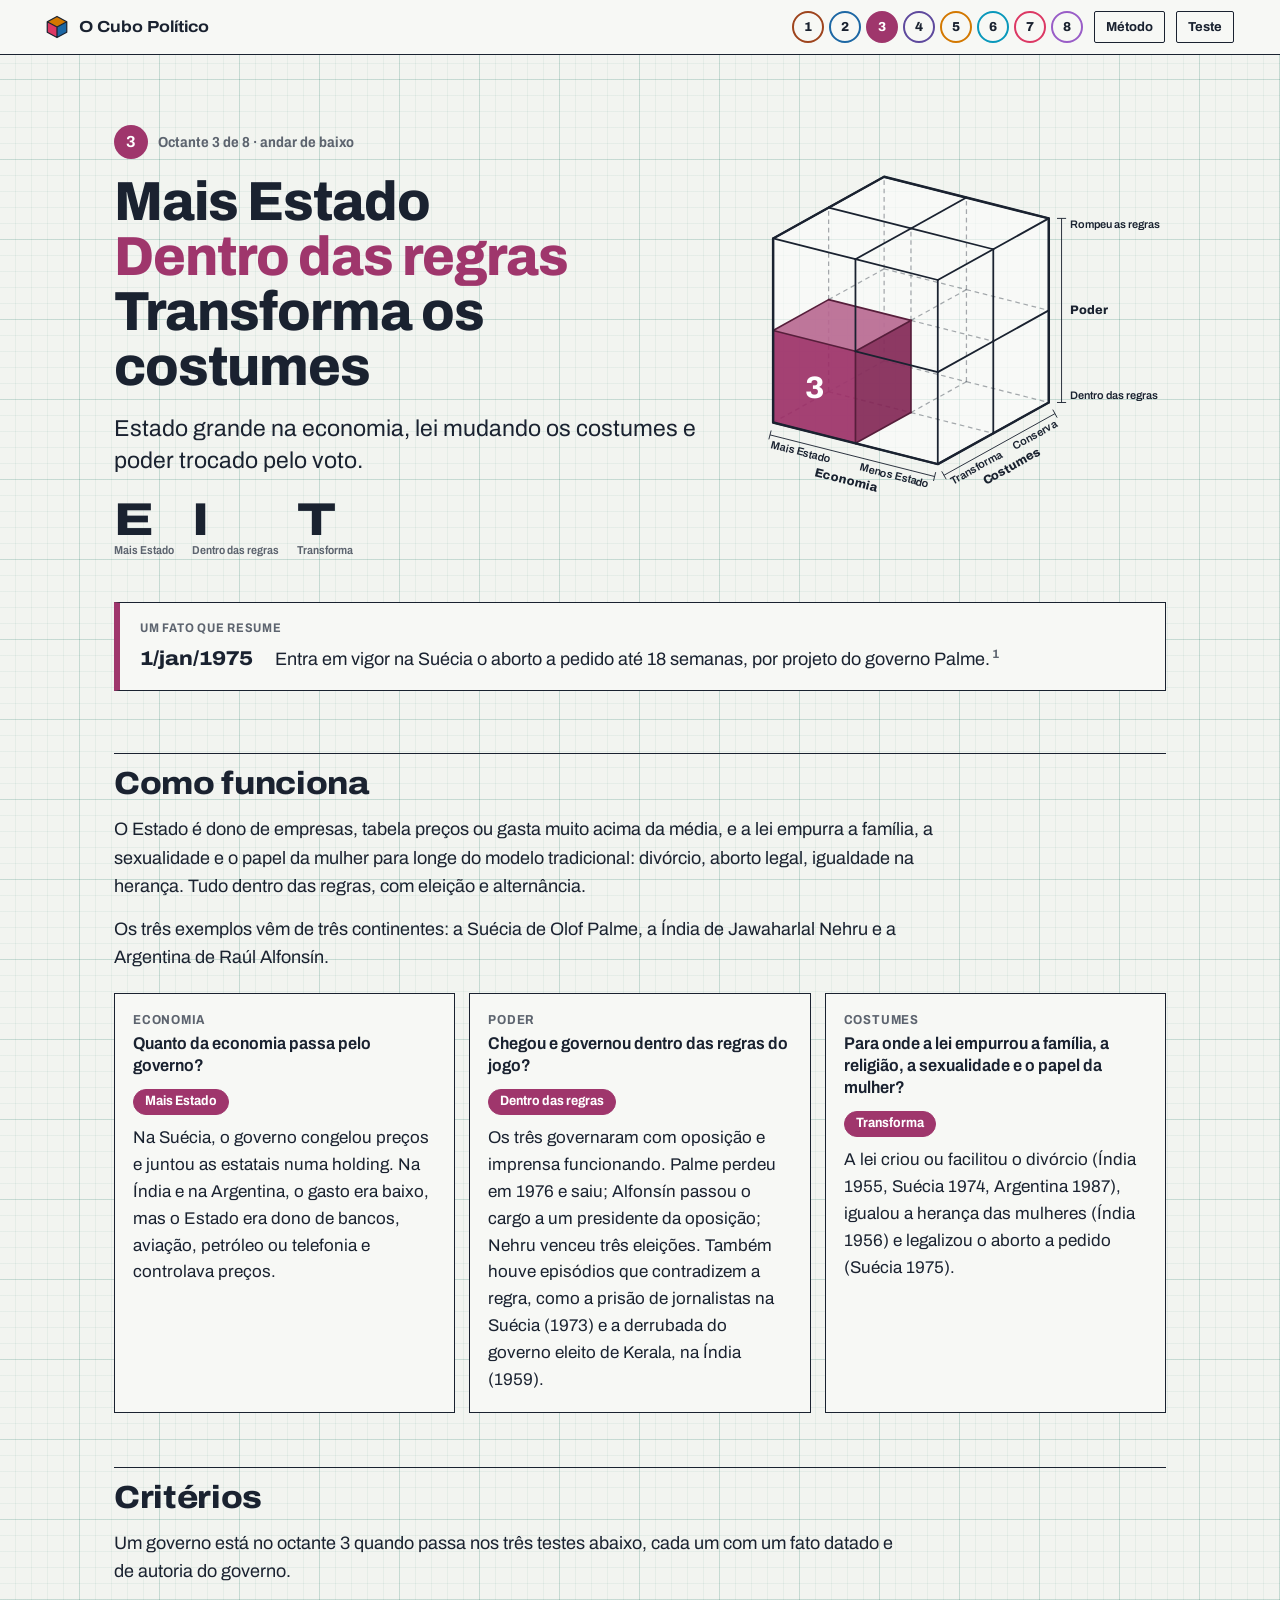
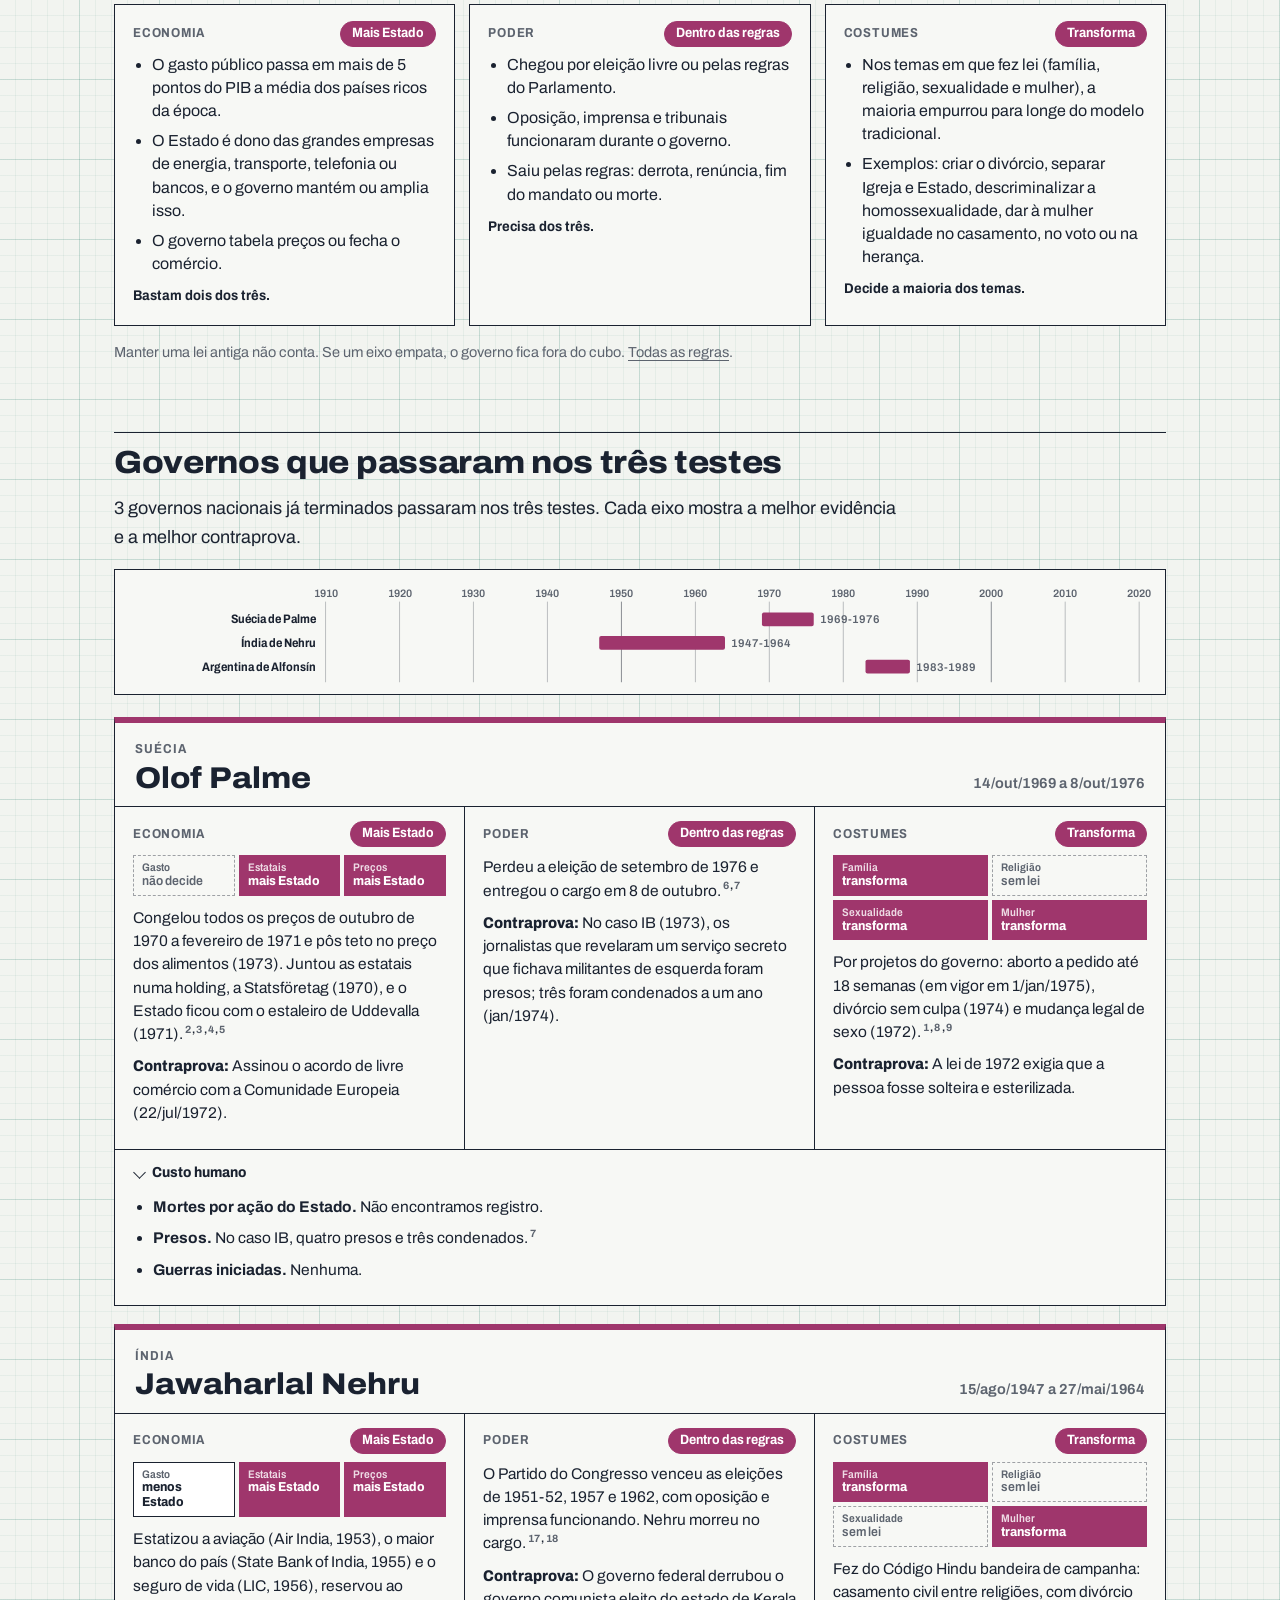
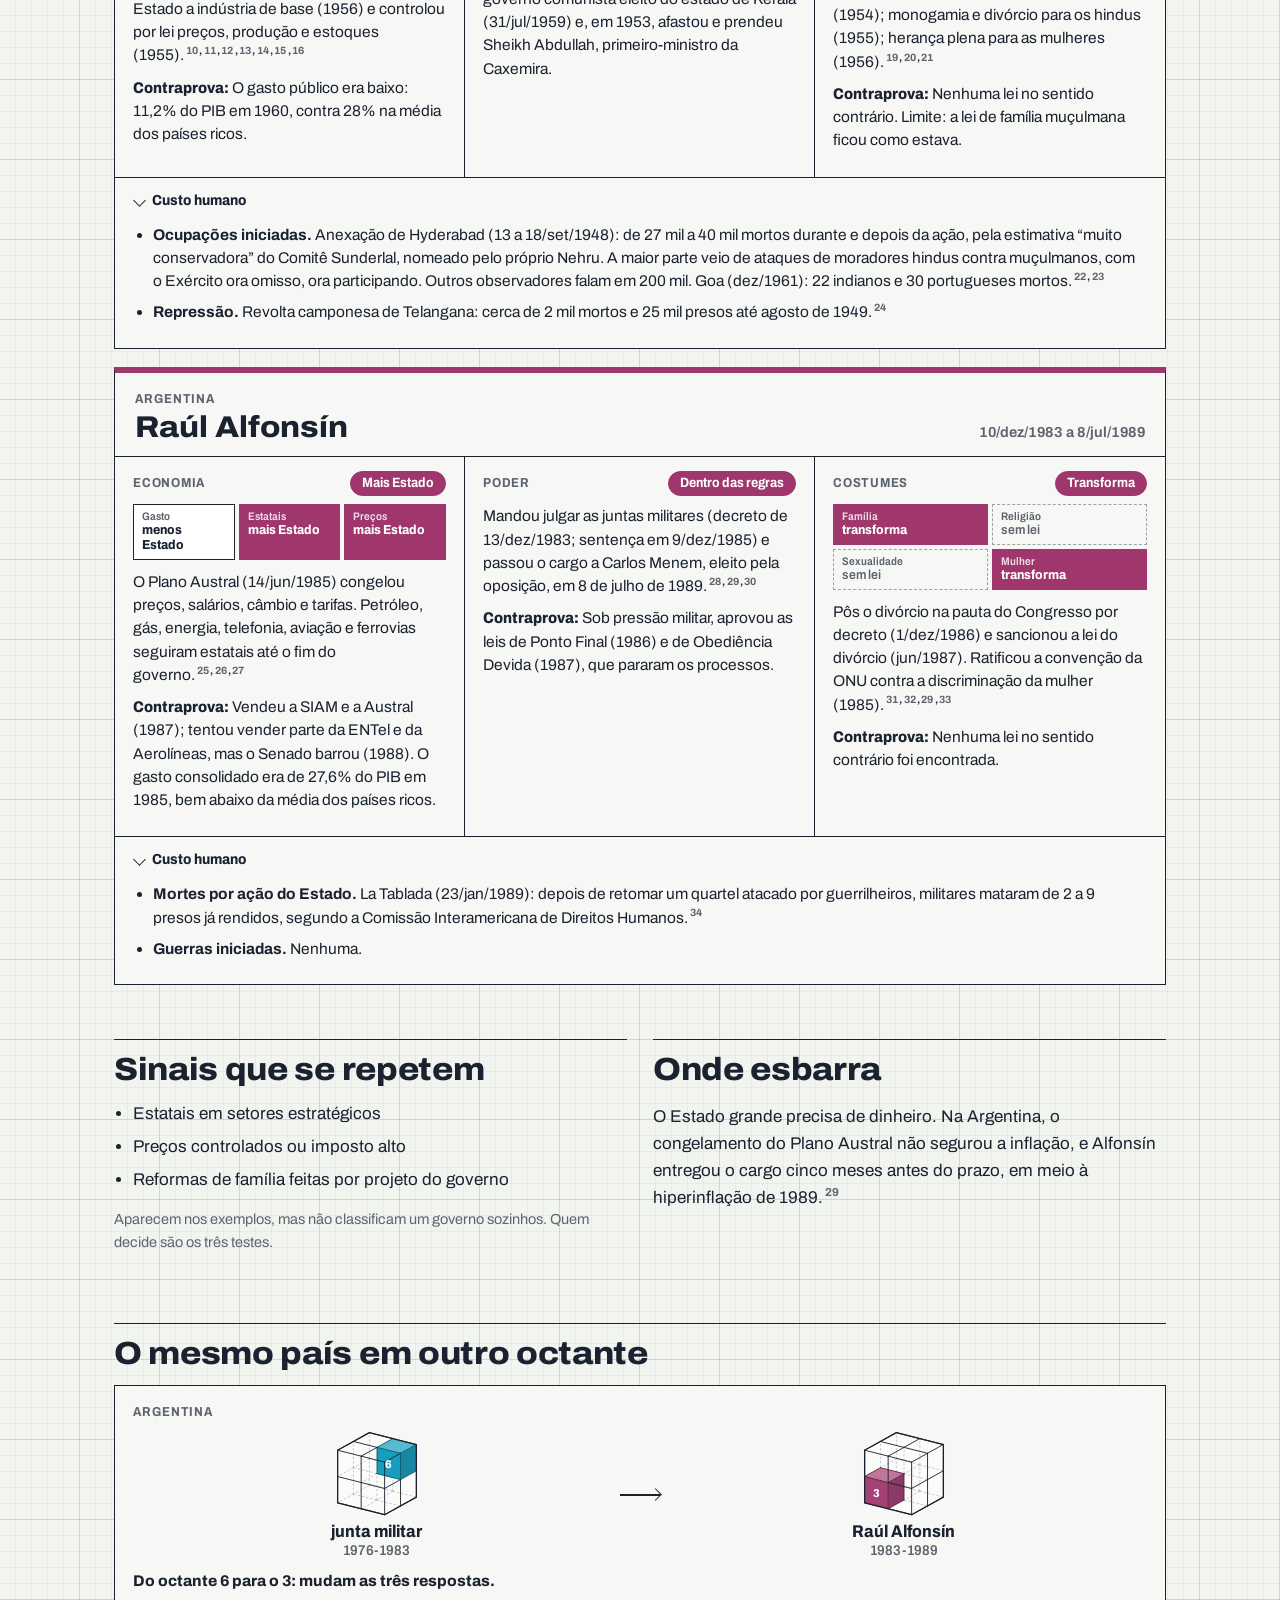
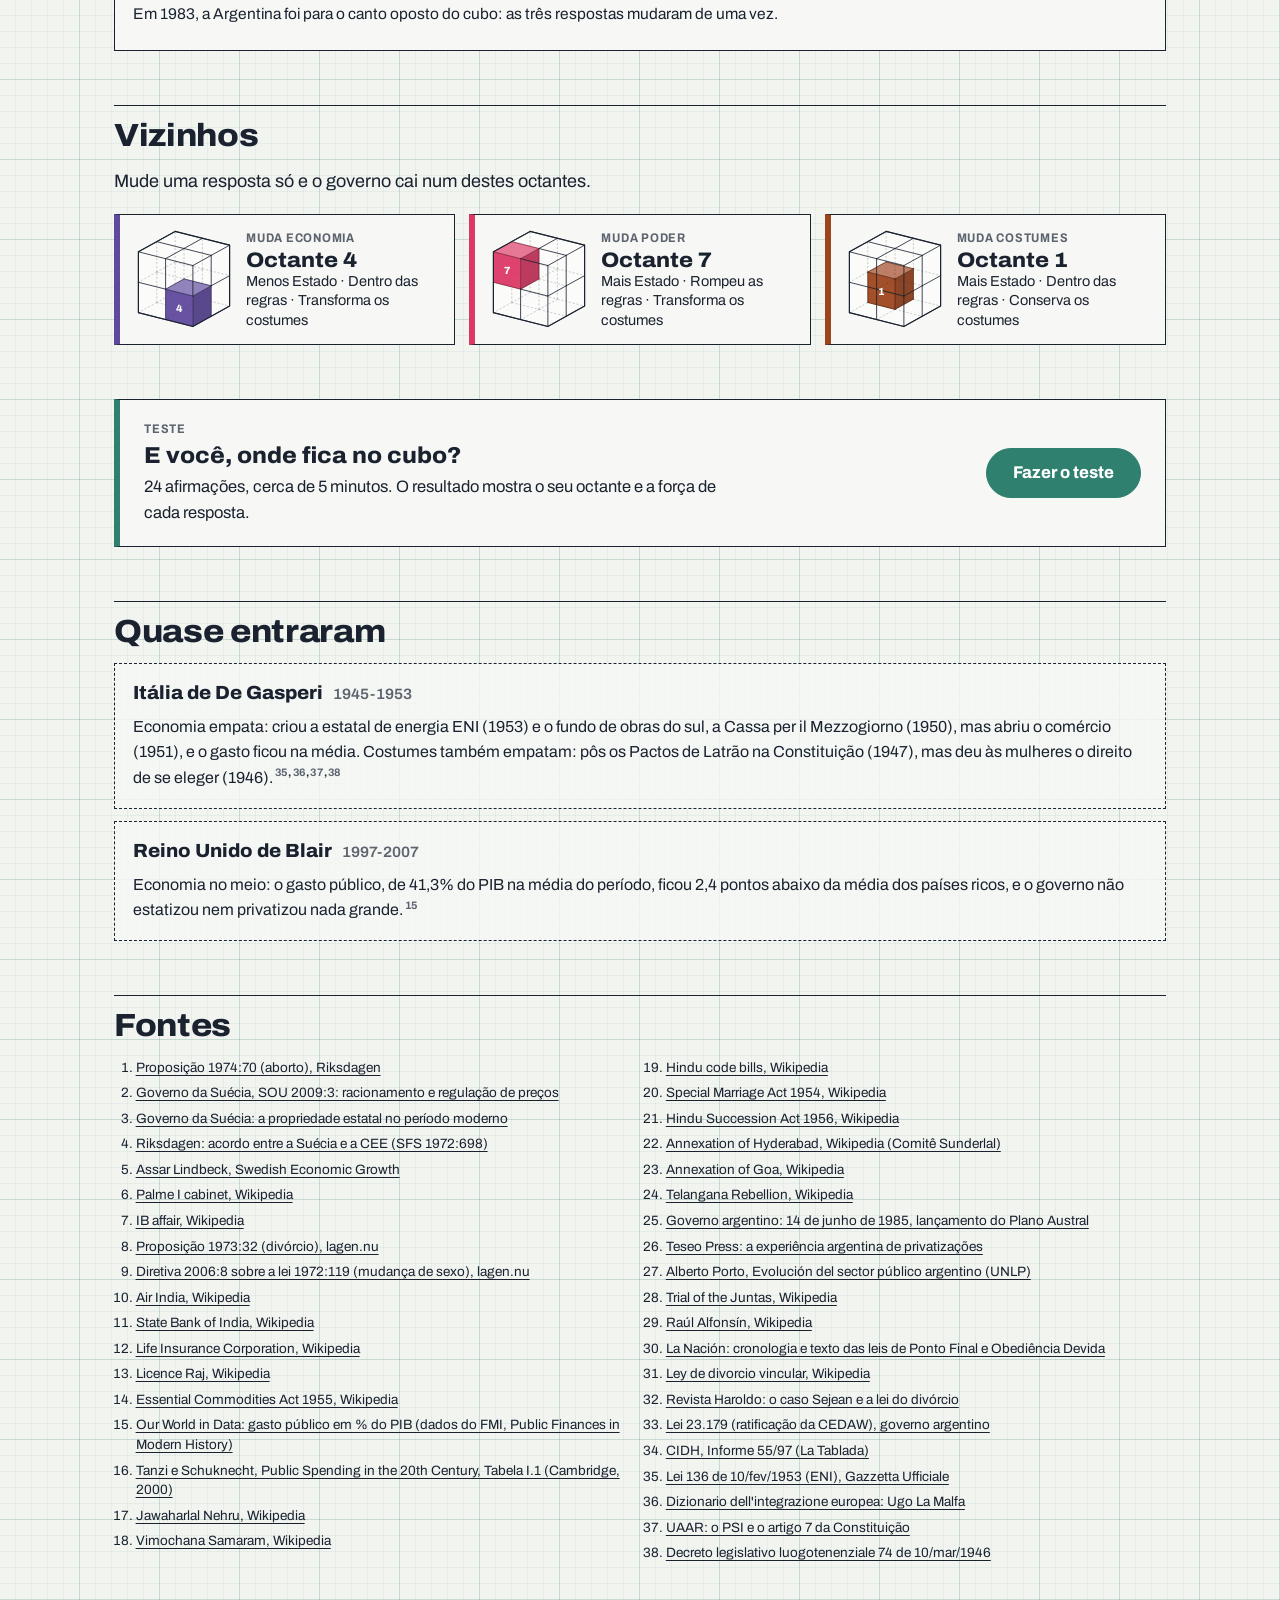
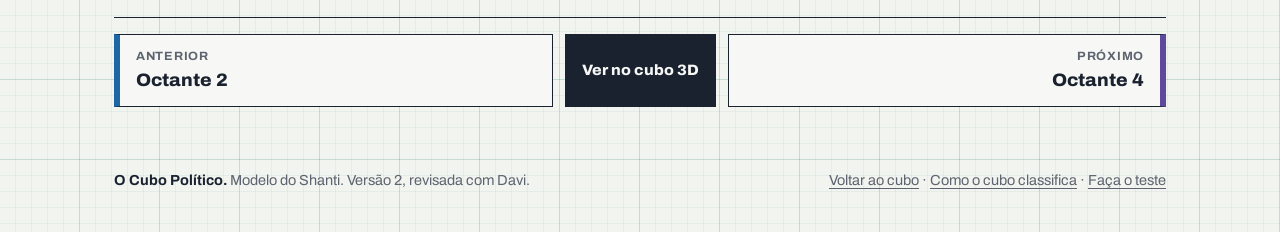
<file: octante-3.html>
<!doctype html>
<html lang="pt-BR">
<head>
<meta charset="utf-8">
<meta name="viewport" content="width=device-width, initial-scale=1, viewport-fit=cover">
<meta name="theme-color" content="#f2f4f0">
<meta name="color-scheme" content="light">
<title>Octante 3: mais estado, dentro das regras, transforma os costumes | O Cubo Político</title>
<meta name="description" content="Estado grande na economia, lei mudando os costumes e poder trocado pelo voto. Governos que passaram nos três testes: Suécia de Palme, Índia de Nehru, Argentina de Alfonsín.">
<meta property="og:type" content="article">
<meta property="og:locale" content="pt_BR">
<meta property="og:site_name" content="O Cubo Político">
<meta property="og:title" content="Octante 3: mais estado, dentro das regras, transforma os costumes | O Cubo Político">
<meta property="og:description" content="Estado grande na economia, lei mudando os costumes e poder trocado pelo voto. Governos que passaram nos três testes: Suécia de Palme, Índia de Nehru, Argentina de Alfonsín.">
<meta property="og:image" content="https://cubo-politico.vercel.app/og-octante-3.png">
<meta property="og:image:width" content="1200">
<meta property="og:image:height" content="630">
<meta property="og:url" content="https://cubo-politico.vercel.app/octante-3">
<meta name="twitter:card" content="summary_large_image">
<link rel="icon" href="data:image/svg+xml,%3Csvg xmlns='http://www.w3.org/2000/svg' viewBox='0 0 64 64'%3E%3Cpath d='M32 6 56 19 32 32 8 19Z' fill='%23d37800'/%3E%3Cpath d='M8 19 32 32 32 58 8 45Z' fill='%23dc3864'/%3E%3Cpath d='M56 19 32 32 32 58 56 45Z' fill='%231c67a4'/%3E%3Cpath d='M32 6 56 19 56 45 32 58 8 45 8 19Z M8 19 32 32 56 19 M32 32 32 58' fill='none' stroke='%231a2230' stroke-width='3' stroke-linejoin='round'/%3E%3C/svg%3E">
<style>

@font-face{font-family:"Archivo";src:url(archivo.woff2) format("woff2");font-weight:100 900;font-stretch:62% 125%;font-style:normal;font-display:swap}
:root{--papel:#f2f4f0;--papel-2:#f7f8f5;--nanquim:#1a2230;--grafite:#5d646f;--q:47 128 110;--f:"Archivo","Helvetica Neue",Arial,sans-serif;--lado:clamp(16px,4vw,44px)}
*{box-sizing:border-box}
html{background:var(--papel);-webkit-text-size-adjust:100%;text-size-adjust:100%;scroll-padding-top:70px}
body{margin:0;font-family:var(--f);font-size:17px;line-height:1.58;color:var(--nanquim);background:var(--papel);-webkit-font-smoothing:antialiased;
  background-image:linear-gradient(to right,rgb(var(--q) / .17) 1px,transparent 1px),linear-gradient(to bottom,rgb(var(--q) / .17) 1px,transparent 1px),linear-gradient(to right,rgb(var(--q) / .065) 1px,transparent 1px),linear-gradient(to bottom,rgb(var(--q) / .065) 1px,transparent 1px);
  background-size:80px 80px,80px 80px,16px 16px,16px 16px;background-position:-1px -1px}
a{color:inherit;text-underline-offset:3px}
:focus-visible{outline:2px solid var(--nanquim);outline-offset:2px}
.topo{position:sticky;top:0;z-index:20;display:flex;align-items:center;justify-content:space-between;gap:14px;padding:9px var(--lado);background:var(--papel-2);border-bottom:1px solid var(--nanquim)}
.marca{display:flex;align-items:center;gap:9px;font-size:16px;font-weight:800;font-stretch:112%;text-decoration:none;white-space:nowrap}
.marca svg{flex:none}
.nav-oct{display:flex;align-items:center;gap:5px;overflow-x:auto;scrollbar-width:none;padding:2px}
.nav-oct::-webkit-scrollbar{display:none}
.nav-oct a{flex:none;display:grid;place-items:center;width:32px;height:32px;border-radius:50%;border:2px solid var(--o);font-size:13px;font-weight:800;text-decoration:none;transition:background .2s,color .2s}
.nav-oct a:hover,.nav-oct a[aria-current]{background:var(--o);color:#fff}
.nav-oct a.metodo{width:auto;height:32px;border-radius:2px;border:1px solid var(--nanquim);padding:0 11px;margin-left:6px;font-weight:700}
.nav-oct a.metodo:hover,.nav-oct a.metodo[aria-current]{background:var(--nanquim);color:var(--papel-2)}
main{max-width:1140px;margin:0 auto;padding:0 var(--lado) 40px}
.hero-oct{display:grid;grid-template-columns:minmax(0,1.2fr) minmax(0,.8fr);gap:clamp(18px,4vw,48px);align-items:center;padding:clamp(30px,6vw,70px) 0 clamp(22px,4vw,44px)}
.hero-met{padding:clamp(34px,7vw,80px) 0 clamp(18px,3vw,30px)}
.rotulo-oct{display:flex;align-items:center;gap:10px;margin:0 0 16px;font-size:14.5px;font-weight:700;font-stretch:88%;color:var(--grafite)}
.rotulo-oct b{display:inline-grid;place-items:center;width:34px;height:34px;border-radius:50%;background:var(--c);color:#fff;font-size:16px;font-stretch:100%}
h1{margin:0 0 18px;font-size:clamp(34px,4.3vw,60px);line-height:1;font-weight:800;font-stretch:96%;letter-spacing:-.018em}
h1 span{display:block}
.pag-oct h1 span:nth-child(2){color:var(--c)}
.frase{margin:0 0 22px;font-size:clamp(19px,2vw,23px);line-height:1.4;max-width:29em;text-wrap:pretty}
.cod{display:flex;gap:18px}
.cod span{display:flex;flex-direction:column;gap:3px;font-size:clamp(30px,4.2vw,46px);line-height:.9;font-weight:800;font-stretch:125%}
.cod small{font-size:11.5px;font-weight:650;font-stretch:88%;color:var(--grafite);line-height:1.2}
.hero-cubo{display:flex;justify-content:center}
.cubo{display:block;max-width:100%;height:auto}
.marco{display:grid;grid-template-columns:auto 1fr;gap:4px 22px;align-items:baseline;margin:0 0 8px;padding:16px 20px;background:var(--papel-2);border:1px solid var(--nanquim);border-left:6px solid var(--c)}
.marco-rot{grid-column:1/-1;margin:0;font-size:12.5px;font-weight:700;font-stretch:88%;color:var(--grafite);text-transform:uppercase;letter-spacing:.06em}
.marco-data{margin:0;font-size:20px;font-weight:800;font-stretch:112%;white-space:nowrap}
.marco-txt{margin:0;font-size:18px}
.aviso{margin:12px 0 0;padding:10px 14px;font-size:14.5px;color:var(--grafite);border-left:2px solid var(--grafite)}
.secao{padding:clamp(30px,5vw,54px) 0 0}
.secao>h2,.secao>div>h2{margin:0 0 14px;padding-top:12px;border-top:1px solid var(--nanquim);font-size:clamp(24px,2.6vw,32px);line-height:1.1;font-weight:800;font-stretch:108%;letter-spacing:-.01em}
.lead{margin:0 0 18px;font-size:18px;max-width:44em;text-wrap:pretty}
.intro{margin:0 0 14px;font-size:18px;max-width:46em;text-wrap:pretty}
.nota{font-size:14.5px;color:var(--grafite);max-width:52em}
.tres{display:grid;grid-template-columns:repeat(3,minmax(0,1fr));gap:14px;margin-top:22px}
.bloco-eixo,.crit,.eixo-met{padding:16px 18px 18px;background:var(--papel-2);border:1px solid var(--nanquim)}
.bloco-eixo p{margin:0 0 10px}
.bloco-eixo p:last-child{margin:0}
.be-nome{margin:0 0 2px!important;font-size:13px;font-weight:700;font-stretch:88%;color:var(--grafite);text-transform:uppercase;letter-spacing:.06em}
.be-perg{font-weight:650;font-stretch:92%;line-height:1.3}
.chip{display:inline-block;margin:0 0 10px;padding:3px 11px 4px;border-radius:999px;font-size:13.5px;font-weight:700;font-stretch:90%;line-height:1.25;border:1.5px solid var(--nanquim);background:#fff}
.chip.on{background:var(--c);border-color:var(--c);color:#fff}
.pag-met .chip.on{background:var(--nanquim);border-color:var(--nanquim)}
.criterios{display:grid;grid-template-columns:repeat(3,minmax(0,1fr));gap:14px}
.crit-cab{display:flex;align-items:center;justify-content:space-between;gap:10px;margin:0 0 6px;font-size:13px;font-weight:700;font-stretch:88%;color:var(--grafite);text-transform:uppercase;letter-spacing:.06em}
.crit-cab .chip{margin:0;text-transform:none;letter-spacing:0}
.crit ul,.eixo-met ul{margin:0 0 10px;padding-left:1.1em}
.crit li,.eixo-met li{margin:0 0 7px;font-size:16px;line-height:1.45}
.crit-regra{margin:0;font-size:14px;font-weight:700;font-stretch:92%}
.lt-caixa{margin:0 0 22px;padding:12px 14px 6px;background:var(--papel-2);border:1px solid var(--nanquim);overflow-x:auto}
.linha-tempo{display:block;width:100%;min-width:640px;height:auto;font-family:var(--f)}
.lt-ano{font-size:11px;fill:var(--grafite);font-weight:600}
.lt-rot{font-size:12.5px;font-weight:700;fill:var(--nanquim);font-stretch:88%}
.lt-anos{font-size:11.5px;fill:var(--grafite);font-weight:600}
.lt-num{font-size:11px;font-weight:800;fill:#fff}
.govs{display:grid;gap:18px}
.gov{background:var(--papel-2);border:1px solid var(--nanquim);border-top:6px solid var(--c)}
.gov-cab{display:grid;grid-template-columns:1fr auto;align-items:end;gap:2px 16px;padding:16px 20px 12px;border-bottom:1px solid var(--nanquim)}
.gov-pais{grid-column:1/-1;margin:0;font-size:13px;font-weight:700;font-stretch:88%;color:var(--grafite);text-transform:uppercase;letter-spacing:.07em}
.gov h3{margin:0;font-size:clamp(24px,2.6vw,30px);line-height:1.08;font-weight:800;font-stretch:108%}
.gov-per{margin:0;font-size:14.5px;font-weight:650;color:var(--grafite);white-space:nowrap}
.gov-eixos{display:grid;grid-template-columns:repeat(3,minmax(0,1fr))}
.eixo-g{padding:14px 18px 16px;border-right:1px solid var(--nanquim)}
.eixo-g:last-child{border-right:0}
.eixo-g-cab{display:flex;align-items:center;justify-content:space-between;gap:8px;margin-bottom:8px}
.eixo-g-cab .chip{margin:0}
.eixo-nome{font-size:13px;font-weight:700;font-stretch:88%;color:var(--grafite);text-transform:uppercase;letter-spacing:.06em}
.ev,.cp{margin:0 0 9px;font-size:15.5px;line-height:1.5}
.cp span{font-weight:800;font-stretch:92%}
.cp span::after{content:":"}
.placar{display:grid;grid-template-columns:repeat(3,minmax(0,1fr));gap:4px;margin:0 0 10px;padding:0;list-style:none}
.placar--4{grid-template-columns:repeat(2,minmax(0,1fr))}
.placar li{display:flex;flex-direction:column;min-width:0;padding:5px 8px 6px;border:1px solid rgb(26 34 48 / .4);background:#fff;line-height:1.15}
.placar li span{font-size:11px;font-weight:650;font-stretch:88%;color:var(--grafite);white-space:nowrap;overflow:hidden;text-overflow:ellipsis}
.placar li b{font-size:13px;font-weight:750;font-stretch:92%}
.placar li.ok{background:var(--c);border-color:var(--c)}
.placar li.ok span{color:rgb(255 255 255 / .82)}
.placar li.ok b{color:#fff}
.placar li.contra{border:1.5px solid var(--nanquim)}
.placar li.nd{border-style:dashed;background:transparent}
.placar li.nd b{font-weight:600;color:var(--grafite)}
.custo{border-top:1px solid var(--nanquim)}
.custo summary{cursor:pointer;padding:11px 20px;font-size:14.5px;font-weight:750;font-stretch:92%;list-style:none;display:flex;align-items:center;gap:8px}
.custo summary::-webkit-details-marker{display:none}
.custo summary::before{content:"";width:8px;height:8px;border-right:1.5px solid var(--nanquim);border-bottom:1.5px solid var(--nanquim);transform:rotate(-45deg);transition:transform .2s}
.custo[open] summary::before{transform:rotate(45deg)}
.custo ul{margin:0;padding:0 20px 16px 38px}
.custo li{margin:0 0 8px;font-size:15.5px;line-height:1.5}
.ref{font-size:.68em;line-height:0;margin-left:1px;font-weight:700;white-space:nowrap;letter-spacing:.02em}
.ref a{text-decoration:none;color:var(--grafite);padding:0 1px}
.ref a:hover{color:var(--nanquim);text-decoration:underline}
.secao--caixas{display:grid;grid-template-columns:repeat(auto-fit,minmax(280px,1fr));gap:14px}
.caixa{padding:18px 20px;border:1px solid var(--nanquim);background:#fff;border-left:6px solid var(--c)}
.caixa h3{margin:0 0 8px;font-size:20px;line-height:1.2;font-weight:800;font-stretch:104%}
.caixa p{margin:0;font-size:16.5px}
.secao--duas{display:grid;grid-template-columns:repeat(2,minmax(0,1fr));gap:26px}
.sinais{margin:0 0 10px;padding-left:1.1em}
.sinais li{margin:0 0 6px;font-size:17px}
.setas{display:grid;grid-template-columns:repeat(auto-fit,minmax(300px,1fr));gap:14px}
.seta{padding:16px 18px;background:var(--papel-2);border:1px solid var(--nanquim)}
.seta p{margin:0 0 8px;font-size:15.5px}
.seta-pais{font-size:13px!important;font-weight:700;font-stretch:88%;color:var(--grafite);text-transform:uppercase;letter-spacing:.07em}
.seta-par{display:grid;grid-template-columns:1fr 40px 1fr;align-items:center;margin:4px 0 10px}
.seta-par a{display:flex;flex-direction:column;align-items:center;text-decoration:none;text-align:center;font-weight:750;font-stretch:92%;line-height:1.2}
.seta-par a small{font-weight:600;color:var(--grafite)}
.seta-par .cubo{width:84px;height:auto;margin-bottom:4px}
.seta-meio i{display:block;position:relative;height:1.5px;background:var(--nanquim)}
.seta-meio i::after{content:"";position:absolute;right:0;top:-4px;width:8px;height:8px;border-top:1.5px solid var(--nanquim);border-right:1.5px solid var(--nanquim);transform:rotate(45deg)}
.seta-muda{font-weight:750}
.vizinhos{display:grid;grid-template-columns:repeat(3,minmax(0,1fr));gap:14px}
.viz{display:grid;grid-template-columns:96px 1fr;grid-template-rows:auto auto 1fr;column-gap:14px;align-items:start;padding:14px 16px;text-decoration:none;background:var(--papel-2);border:1px solid var(--nanquim);border-left:6px solid var(--c);transition:background .2s}
.viz:hover{background:#fff}
.viz .cubo{grid-row:1/4;width:96px}
.viz-muda{font-size:12.5px;font-weight:700;font-stretch:88%;color:var(--grafite);text-transform:uppercase;letter-spacing:.06em}
.viz-n{font-size:21px;font-weight:800;font-stretch:108%;line-height:1.1}
.viz-pal{font-size:14.5px;line-height:1.35}
.quase{display:grid;gap:12px}
.q-item{padding:14px 18px;border:1px dashed var(--nanquim);background:rgb(247 248 245 / .8)}
.q-item h3{margin:0 0 6px;font-size:19px;font-weight:800;font-stretch:104%}
.q-item h3 span{font-weight:600;color:var(--grafite);font-size:15px;margin-left:6px}
.q-item p{margin:0 0 4px;font-size:16px}
.fontes{margin:0;padding-left:1.6em;columns:2 340px;column-gap:30px;font-size:13.5px;line-height:1.45}
.fontes li{margin:0 0 6px;break-inside:avoid}
.fontes li:target{background:#fff4c2}
.pag-nav{display:grid;grid-template-columns:1fr auto 1fr;gap:12px;align-items:stretch;margin:clamp(34px,5vw,54px) 0 0;padding-top:16px;border-top:1px solid var(--nanquim)}
.pag-nav a{display:flex;flex-direction:column;justify-content:center;padding:12px 16px;min-height:56px;border:1px solid var(--nanquim);background:var(--papel-2);text-decoration:none;font-weight:800;font-stretch:104%;font-size:18px}
.pag-nav a small{font-size:12px;font-weight:700;color:var(--grafite);text-transform:uppercase;letter-spacing:.06em}
.pag-nav a:last-child{text-align:right;border-right:6px solid var(--c)}
.pag-nav a:first-child{border-left:6px solid var(--c)}
.pag-nav .ver3d{justify-content:center;align-items:center;background:var(--nanquim);color:var(--papel-2);font-size:15px}
.rodape{max-width:1140px;margin:0 auto;padding:22px var(--lado) 40px;font-size:14.5px;color:var(--grafite);display:flex;flex-wrap:wrap;justify-content:space-between;gap:8px 20px}
.rodape p{margin:0}
.rodape strong{color:var(--nanquim)}
.eixos-met{display:grid;grid-template-columns:repeat(3,minmax(0,1fr));gap:14px}
.eixo-met h3{margin:0 0 10px;font-size:20px;line-height:1.25;font-weight:800;font-stretch:100%}
.polos{display:flex;flex-wrap:wrap;align-items:center;gap:6px 8px;margin:0 0 12px}
.polos .chip{margin:0}
.polos span{font-size:13px;color:var(--grafite)}
.regras{display:grid;grid-template-columns:repeat(2,minmax(0,1fr));gap:12px;margin:0}
.regras div{padding:14px 18px;background:var(--papel-2);border:1px solid var(--nanquim)}
.regras dt{font-weight:800;font-stretch:104%;font-size:18px;margin:0 0 4px}
.regras dd{margin:0;font-size:16px}
.tabela{border-collapse:collapse;width:100%;max-width:420px;background:var(--papel-2);border:1px solid var(--nanquim);font-size:16px}
.tabela th,.tabela td{padding:7px 14px;border-bottom:1px solid rgb(26 34 48 / .25);text-align:left}
.tabela th{font-size:13px;font-weight:700;font-stretch:88%;color:var(--grafite);text-transform:uppercase;letter-spacing:.05em}
.tabela td:last-child{font-weight:750;font-variant-numeric:tabular-nums}
.itens-teste{margin:14px 0 0;background:var(--papel-2);border:1px solid var(--nanquim)}
.itens-teste summary{cursor:pointer;padding:13px 18px;font-weight:750;font-stretch:96%;font-size:17px}
.tabela-rola{overflow-x:auto;padding:0 12px 12px}
.tabela--itens{max-width:none;font-size:15px}
.tabela--itens td{vertical-align:top}
.tabela--itens td:last-child{white-space:nowrap}
.tabela--itens td:nth-child(2){font-variant-numeric:tabular-nums;color:var(--grafite)}
.lead a{font-weight:750}
.faq{display:grid;gap:8px}
.faq details{background:var(--papel-2);border:1px solid var(--nanquim)}
.faq summary{cursor:pointer;padding:13px 18px;font-weight:750;font-stretch:96%;font-size:17px}
.faq details p{margin:0;padding:0 18px 16px;font-size:16.5px;max-width:52em}
.mudancas{display:grid;grid-template-columns:repeat(2,minmax(0,1fr));gap:14px}
.mud{padding:16px 18px;background:var(--papel-2);border:1px solid var(--nanquim)}
.mud h3{margin:0 0 10px;font-size:19px;font-weight:800}
.mud p{margin:0 0 8px;font-size:15.5px}
.mud p span{display:block;font-size:12px;font-weight:700;font-stretch:88%;text-transform:uppercase;letter-spacing:.06em;color:var(--grafite)}
.mud .antes{color:var(--grafite)}
.mud .depois{font-weight:650}
.mud .porque{padding-top:8px;border-top:1px dashed rgb(26 34 48 / .4);margin:0}
.sr{position:absolute!important;width:1px;height:1px;padding:0;margin:-1px;overflow:hidden;clip:rect(0,0,0,0);white-space:nowrap;border:0}
.btn-t{display:inline-flex;align-items:center;justify-content:center;gap:8px;min-height:50px;padding:0 26px;border-radius:999px;border:1.5px solid var(--nanquim);background:var(--papel-2);color:var(--nanquim);font:inherit;font-size:17px;font-weight:750;font-stretch:96%;line-height:1.15;text-align:center;text-decoration:none;cursor:pointer;transition:background .2s,color .2s}
.btn-t:hover{background:#fff}
.btn-t--prim{background:var(--nanquim);color:var(--papel-2)}
.btn-t--prim:hover{background:#2c3850}
.cta-teste{display:flex;align-items:center;justify-content:space-between;gap:16px 28px;flex-wrap:wrap;margin:clamp(30px,5vw,54px) 0 0;padding:20px 24px;background:var(--papel-2);border:1px solid var(--nanquim);border-left:6px solid #2f806e}
.cta-teste p{margin:0;font-size:16.5px;max-width:36em}
.cta-rot{font-size:12.5px!important;font-weight:700;font-stretch:88%;color:var(--grafite);text-transform:uppercase;letter-spacing:.06em}
.cta-tit{font-size:23px!important;font-weight:800;font-stretch:104%;line-height:1.2;margin:2px 0 4px!important}
.cta-teste .btn-t--prim{background:#2f806e;border-color:#2f806e;color:#fff}
.cta-teste .btn-t--prim:hover{background:#256a5b}
@media (max-width:900px){
  .hero-oct{grid-template-columns:1fr}
  .hero-cubo{order:-1;max-width:420px;margin:0 auto}
  .tres,.criterios,.eixos-met,.vizinhos{grid-template-columns:1fr}
  .gov-eixos{grid-template-columns:1fr}
  .eixo-g{border-right:0;border-bottom:1px solid var(--nanquim)}
  .eixo-g:last-child{border-bottom:0}
  .secao--duas,.regras,.mudancas{grid-template-columns:1fr}
}
@media (max-width:560px){
  body{font-size:16.5px}
  .marca b{display:none}
  .topo{gap:6px}
  .nav-oct{gap:3px}
  .nav-oct a{width:26px;height:26px;font-size:12px;border-width:1.5px}
  .nav-oct a.metodo{height:26px;padding:0 6px;margin-left:3px}
  .nav-oct a.nav-teste{display:none}
  .gov-cab{grid-template-columns:1fr}
  .gov-per{white-space:normal}
  .marco{grid-template-columns:1fr}
  .pag-nav{grid-template-columns:1fr 1fr}
  .pag-nav .ver3d{grid-column:1/-1;order:3}
  .fontes{columns:1}
  .viz{grid-template-columns:76px 1fr}
  .viz .cubo{width:76px}
}
@media (prefers-reduced-motion:reduce){*{transition:none!important}}
@media print{.topo,.pag-nav{display:none}body{background:#fff}.custo summary::before{display:none}}

</style>
</head>

<body class="pag-oct" style="--c:#9f366c">
<header class="topo"><a class="marca" href="index.html" aria-label="O Cubo Político: voltar ao cubo"><svg viewBox="0 0 64 64" width="26" height="26" aria-hidden="true"><path d="M32 6 56 19 32 32 8 19Z" fill="#d37800"/><path d="M8 19 32 32 32 58 8 45Z" fill="#dc3864"/><path d="M56 19 32 32 32 58 56 45Z" fill="#1c67a4"/><path d="M32 6 56 19 56 45 32 58 8 45 8 19Z M8 19 32 32 56 19 M32 32 32 58" fill="none" stroke="#1a2230" stroke-width="3" stroke-linejoin="round"/></svg><b>O Cubo Político</b></a><nav class="nav-oct" aria-label="Octantes"><a href="octante-1.html" style="--o:#9e441d" aria-label="Octante 1: mais estado, dentro das regras, conserva os costumes">1</a><a href="octante-2.html" style="--o:#1c67a4" aria-label="Octante 2: menos estado, dentro das regras, conserva os costumes">2</a><a href="octante-3.html" style="--o:#9f366c" aria-current="page" aria-label="Octante 3: mais estado, dentro das regras, transforma os costumes">3</a><a href="octante-4.html" style="--o:#5e499d" aria-label="Octante 4: menos estado, dentro das regras, transforma os costumes">4</a><a href="octante-5.html" style="--o:#d37800" aria-label="Octante 5: mais estado, rompeu as regras, conserva os costumes">5</a><a href="octante-6.html" style="--o:#0998bb" aria-label="Octante 6: menos estado, rompeu as regras, conserva os costumes">6</a><a href="octante-7.html" style="--o:#dc3864" aria-label="Octante 7: mais estado, rompeu as regras, transforma os costumes">7</a><a href="octante-8.html" style="--o:#995dc7" aria-label="Octante 8: menos estado, rompeu as regras, transforma os costumes">8</a><a class="metodo" href="metodo.html">Método</a><a class="metodo nav-teste" href="teste.html">Teste</a></nav></header>
<main>
<section class="hero-oct"><div class="hero-txt"><p class="rotulo-oct"><b>3</b>Octante 3 de 8 · andar de baixo</p><h1><span>Mais Estado</span><span>Dentro das regras</span><span>Transforma os costumes</span></h1><p class="frase">Estado grande na economia, lei mudando os costumes e poder trocado pelo voto.</p><div class="cod" aria-label="Código EIT"><span>E<small>Mais Estado</small></span><span>I<small>Dentro das regras</small></span><span>T<small>Transforma</small></span></div></div><div class="hero-cubo"><svg class="cubo cubo--grande" viewBox="0 0 440 389" width="440" height="389" role="img" aria-label="O octante 3 no cubo: mais estado, dentro das regras, transforma os costumes" xmlns="http://www.w3.org/2000/svg"><path d="M312.0 261.3 L312.0 59.6 L190.4 127.1 L190.4 328.8 Z" fill="#ffffff" fill-opacity=".5"/><path d="M131.6 14.0 L312.0 59.6 L190.4 127.1 L10.0 81.6 Z" fill="#ffffff" fill-opacity=".5"/><path d="M10.0 283.3 L190.4 328.8 L190.4 127.1 L10.0 81.6 Z" fill="#ffffff" fill-opacity=".5"/><path d="M131.6 215.7L131.6 114.9" stroke="#1a2230" stroke-opacity=".38" stroke-width="1.35" stroke-dasharray="5.1 4.1"/><path d="M131.6 215.7L221.8 238.5" stroke="#1a2230" stroke-opacity=".38" stroke-width="1.35" stroke-dasharray="5.1 4.1"/><path d="M131.6 215.7L70.8 249.5" stroke="#1a2230" stroke-opacity=".38" stroke-width="1.35" stroke-dasharray="5.1 4.1"/><path d="M131.6 114.9L131.6 14.0" stroke="#1a2230" stroke-opacity=".38" stroke-width="1.35" stroke-dasharray="5.1 4.1"/><path d="M131.6 114.9L221.8 137.6" stroke="#1a2230" stroke-opacity=".38" stroke-width="1.35" stroke-dasharray="5.1 4.1"/><path d="M221.8 238.5L221.8 137.6" stroke="#1a2230" stroke-opacity=".38" stroke-width="1.35" stroke-dasharray="5.1 4.1"/><path d="M131.6 114.9L70.8 148.6" stroke="#1a2230" stroke-opacity=".38" stroke-width="1.35" stroke-dasharray="5.1 4.1"/><path d="M221.8 238.5L312.0 261.3" stroke="#1a2230" stroke-opacity=".38" stroke-width="1.35" stroke-dasharray="5.1 4.1"/><path d="M221.8 238.5L161.0 272.3" stroke="#1a2230" stroke-opacity=".38" stroke-width="1.35" stroke-dasharray="5.1 4.1"/><path d="M221.8 137.6L221.8 36.8" stroke="#1a2230" stroke-opacity=".38" stroke-width="1.35" stroke-dasharray="5.1 4.1"/><path d="M221.8 137.6L312.0 160.4" stroke="#1a2230" stroke-opacity=".38" stroke-width="1.35" stroke-dasharray="5.1 4.1"/><path d="M221.8 137.6L161.0 171.4" stroke="#1a2230" stroke-opacity=".38" stroke-width="1.35" stroke-dasharray="5.1 4.1"/><path d="M70.8 148.6L70.8 47.8" stroke="#1a2230" stroke-opacity=".38" stroke-width="1.35" stroke-dasharray="5.1 4.1"/><path d="M161.0 272.3L251.2 295.1" stroke="#1a2230" stroke-opacity=".38" stroke-width="1.35" stroke-dasharray="5.1 4.1"/><path d="M70.8 249.5L161.0 272.3" stroke="#571e3b" stroke-width="1.52" stroke-dasharray="5.1 4.1" stroke-opacity=".7"/><path d="M70.8 249.5L70.8 148.6" stroke="#571e3b" stroke-width="1.52" stroke-dasharray="5.1 4.1" stroke-opacity=".7"/><path d="M70.8 249.5L10.0 283.3" stroke="#571e3b" stroke-width="1.52" stroke-dasharray="5.1 4.1" stroke-opacity=".7"/><path d="M161.0 272.3 L161.0 171.4 L100.2 205.2 L100.2 306.0 Z" fill="#862d5b" fill-opacity=".94"/><path d="M70.8 148.6 L161.0 171.4 L100.2 205.2 L10.0 182.4 Z" fill="#ba6e95" fill-opacity=".94"/><path d="M10.0 283.3 L100.2 306.0 L100.2 205.2 L10.0 182.4 Z" fill="#9f366c" fill-opacity=".94"/><path d="M161.0 171.4L161.0 70.6" stroke="#1a2230" stroke-opacity=".38" stroke-width="1.35" stroke-dasharray="5.1 4.1"/><path d="M161.0 171.4L251.2 194.2" stroke="#1a2230" stroke-opacity=".38" stroke-width="1.35" stroke-dasharray="5.1 4.1"/><path d="M10.0 283.3L100.2 306.0" stroke="#571e3b" stroke-width="1.86" stroke-linecap="round"/><path d="M70.8 148.6L161.0 171.4" stroke="#571e3b" stroke-width="1.86" stroke-linecap="round"/><path d="M10.0 182.4L100.2 205.2" stroke="#571e3b" stroke-width="1.86" stroke-linecap="round"/><path d="M10.0 283.3L10.0 182.4" stroke="#571e3b" stroke-width="1.86" stroke-linecap="round"/><path d="M161.0 272.3L161.0 171.4" stroke="#571e3b" stroke-width="1.86" stroke-linecap="round"/><path d="M100.2 306.0L100.2 205.2" stroke="#571e3b" stroke-width="1.86" stroke-linecap="round"/><path d="M70.8 148.6L10.0 182.4" stroke="#571e3b" stroke-width="1.86" stroke-linecap="round"/><path d="M161.0 272.3L100.2 306.0" stroke="#571e3b" stroke-width="1.86" stroke-linecap="round"/><path d="M161.0 171.4L100.2 205.2" stroke="#571e3b" stroke-width="1.86" stroke-linecap="round"/><path d="M100.2 306.0L190.4 328.8" stroke="#1a2230" stroke-width="1.95" stroke-linecap="round"/><path d="M100.2 205.2L190.4 228.0" stroke="#1a2230" stroke-width="1.95" stroke-linecap="round"/><path d="M131.6 14.0L221.8 36.8" stroke="#1a2230" stroke-width="1.95" stroke-linecap="round"/><path d="M221.8 36.8L312.0 59.6" stroke="#1a2230" stroke-width="1.95" stroke-linecap="round"/><path d="M70.8 47.8L161.0 70.6" stroke="#1a2230" stroke-width="1.95" stroke-linecap="round"/><path d="M161.0 70.6L251.2 93.4" stroke="#1a2230" stroke-width="1.95" stroke-linecap="round"/><path d="M10.0 81.6L100.2 104.3" stroke="#1a2230" stroke-width="1.95" stroke-linecap="round"/><path d="M100.2 104.3L190.4 127.1" stroke="#1a2230" stroke-width="1.95" stroke-linecap="round"/><path d="M10.0 182.4L10.0 81.6" stroke="#1a2230" stroke-width="1.95" stroke-linecap="round"/><path d="M100.2 205.2L100.2 104.3" stroke="#1a2230" stroke-width="1.95" stroke-linecap="round"/><path d="M312.0 261.3L312.0 160.4" stroke="#1a2230" stroke-width="1.95" stroke-linecap="round"/><path d="M312.0 160.4L312.0 59.6" stroke="#1a2230" stroke-width="1.95" stroke-linecap="round"/><path d="M251.2 295.1L251.2 194.2" stroke="#1a2230" stroke-width="1.95" stroke-linecap="round"/><path d="M251.2 194.2L251.2 93.4" stroke="#1a2230" stroke-width="1.95" stroke-linecap="round"/><path d="M190.4 328.8L190.4 228.0" stroke="#1a2230" stroke-width="1.95" stroke-linecap="round"/><path d="M190.4 228.0L190.4 127.1" stroke="#1a2230" stroke-width="1.95" stroke-linecap="round"/><path d="M131.6 14.0L70.8 47.8" stroke="#1a2230" stroke-width="1.95" stroke-linecap="round"/><path d="M70.8 47.8L10.0 81.6" stroke="#1a2230" stroke-width="1.95" stroke-linecap="round"/><path d="M221.8 36.8L161.0 70.6" stroke="#1a2230" stroke-width="1.95" stroke-linecap="round"/><path d="M161.0 70.6L100.2 104.3" stroke="#1a2230" stroke-width="1.95" stroke-linecap="round"/><path d="M312.0 261.3L251.2 295.1" stroke="#1a2230" stroke-width="1.95" stroke-linecap="round"/><path d="M251.2 295.1L190.4 328.8" stroke="#1a2230" stroke-width="1.95" stroke-linecap="round"/><path d="M312.0 160.4L251.2 194.2" stroke="#1a2230" stroke-width="1.95" stroke-linecap="round"/><path d="M251.2 194.2L190.4 228.0" stroke="#1a2230" stroke-width="1.95" stroke-linecap="round"/><path d="M312.0 59.6L251.2 93.4" stroke="#1a2230" stroke-width="1.95" stroke-linecap="round"/><path d="M251.2 93.4L190.4 127.1" stroke="#1a2230" stroke-width="1.95" stroke-linecap="round"/><path d="M10.0 283.3 L190.4 328.8 L312.0 261.3 L312.0 59.6 L131.6 14.0 L10.0 81.6 Z" fill="none" stroke="#1a2230" stroke-width="2.71" stroke-linejoin="round"/><text x="55.1" y="245.6" text-anchor="middle" dominant-baseline="central" font-family="Archivo, Arial, sans-serif" font-weight="800" font-size="34" fill="#fff">3</text><path d="M6.6 296.8L186.9 342.4" stroke="#1a2230" stroke-width="1"/><path d="M7.8 292.0L5.3 301.7" stroke="#1a2230" stroke-width="1"/><path d="M188.1 337.6L185.7 347.3" stroke="#1a2230" stroke-width="1"/><text x="9.2" y="302.7" transform="rotate(14.18 9.2 302.7)" text-anchor="start" dominant-baseline="hanging" font-family="Archivo, Arial, sans-serif" fill="#1a2230" font-size="12.0" font-weight="600">Mais Estado</text><text x="181.8" y="346.3" transform="rotate(14.18 181.8 346.3)" text-anchor="end" dominant-baseline="hanging" font-family="Archivo, Arial, sans-serif" fill="#1a2230" font-size="12.0" font-weight="600">Menos Estado</text><text x="91.4" y="341.0" transform="rotate(14.18 91.4 341.0)" text-anchor="middle" dominant-baseline="hanging" font-family="Archivo, Arial, sans-serif" fill="#1a2230" font-size="13.5" font-weight="800">Economia</text><path d="M197.1 341.1L318.8 273.5" stroke="#1a2230" stroke-width="1"/><path d="M194.7 336.7L199.6 345.4" stroke="#1a2230" stroke-width="1"/><path d="M316.4 269.1L321.2 277.9" stroke="#1a2230" stroke-width="1"/><text x="203.1" y="343.5" transform="rotate(-29.05 203.1 343.5)" text-anchor="start" dominant-baseline="hanging" font-family="Archivo, Arial, sans-serif" fill="#1a2230" font-size="12.0" font-weight="600">Transforma</text><text x="317.7" y="279.8" transform="rotate(-29.05 317.7 279.8)" text-anchor="end" dominant-baseline="hanging" font-family="Archivo, Arial, sans-serif" fill="#1a2230" font-size="12.0" font-weight="600">Conserva</text><text x="268.7" y="326.5" transform="rotate(-29.05 268.7 326.5)" text-anchor="middle" dominant-baseline="hanging" font-family="Archivo, Arial, sans-serif" fill="#1a2230" font-size="13.5" font-weight="800">Costumes</text><path d="M326.0 261.3L326.0 59.6" stroke="#1a2230" stroke-width="1"/><path d="M321.0 261.3L331.0 261.3" stroke="#1a2230" stroke-width="1"/><path d="M321.0 59.6L331.0 59.6" stroke="#1a2230" stroke-width="1"/><text x="335.0" y="61.6" dominant-baseline="hanging" font-family="Archivo, Arial, sans-serif" fill="#1a2230" font-size="12" font-weight="600">Rompeu as regras</text><text x="335.0" y="257.3" font-family="Archivo, Arial, sans-serif" fill="#1a2230" font-size="12" font-weight="600">Dentro das regras</text><text x="335.0" y="160.4" dominant-baseline="central" font-family="Archivo, Arial, sans-serif" fill="#1a2230" font-size="13.5" font-weight="800">Poder</text></svg></div></section>
<aside class="marco"><p class="marco-rot">Um fato que resume</p><p class="marco-data">1/jan/1975</p><p class="marco-txt">Entra em vigor na Suécia o aborto a pedido até 18 semanas, por projeto do governo Palme.<sup class="ref"><a href="#f1" aria-label="Fonte 1">1</a></sup></p></aside>
<section class="secao"><h2>Como funciona</h2><p class="intro">O Estado é dono de empresas, tabela preços ou gasta muito acima da média, e a lei empurra a família, a sexualidade e o papel da mulher para longe do modelo tradicional: divórcio, aborto legal, igualdade na herança. Tudo dentro das regras, com eleição e alternância.</p><p class="intro">Os três exemplos vêm de três continentes: a Suécia de Olof Palme, a Índia de Jawaharlal Nehru e a Argentina de Raúl Alfonsín.</p><div class="tres">
<div class="bloco-eixo"><p class="be-nome">Economia</p><p class="be-perg">Quanto da economia passa pelo governo?</p><span class="chip on">Mais Estado</span><p>Na Suécia, o governo congelou preços e juntou as estatais numa holding. Na Índia e na Argentina, o gasto era baixo, mas o Estado era dono de bancos, aviação, petróleo ou telefonia e controlava preços.</p></div>
<div class="bloco-eixo"><p class="be-nome">Poder</p><p class="be-perg">Chegou e governou dentro das regras do jogo?</p><span class="chip on">Dentro das regras</span><p>Os três governaram com oposição e imprensa funcionando. Palme perdeu em 1976 e saiu; Alfonsín passou o cargo a um presidente da oposição; Nehru venceu três eleições. Também houve episódios que contradizem a regra, como a prisão de jornalistas na Suécia (1973) e a derrubada do governo eleito de Kerala, na Índia (1959).</p></div>
<div class="bloco-eixo"><p class="be-nome">Costumes</p><p class="be-perg">Para onde a lei empurrou a família, a religião, a sexualidade e o papel da mulher?</p><span class="chip on">Transforma</span><p>A lei criou ou facilitou o divórcio (Índia 1955, Suécia 1974, Argentina 1987), igualou a herança das mulheres (Índia 1956) e legalizou o aborto a pedido (Suécia 1975).</p></div>
</div></section>
<section class="secao"><h2>Critérios</h2><p class="lead">Um governo está no octante 3 quando passa nos três testes abaixo, cada um com um fato datado e de autoria do governo.</p><div class="criterios">
<div class="crit"><p class="crit-cab"><span>Economia</span><span class="chip on">Mais Estado</span></p><ul><li>O gasto público passa em mais de 5 pontos do PIB a média dos países ricos da época.</li><li>O Estado é dono das grandes empresas de energia, transporte, telefonia ou bancos, e o governo mantém ou amplia isso.</li><li>O governo tabela preços ou fecha o comércio.</li></ul><p class="crit-regra">Bastam dois dos três.</p></div>
<div class="crit"><p class="crit-cab"><span>Poder</span><span class="chip on">Dentro das regras</span></p><ul><li>Chegou por eleição livre ou pelas regras do Parlamento.</li><li>Oposição, imprensa e tribunais funcionaram durante o governo.</li><li>Saiu pelas regras: derrota, renúncia, fim do mandato ou morte.</li></ul><p class="crit-regra">Precisa dos três.</p></div>
<div class="crit"><p class="crit-cab"><span>Costumes</span><span class="chip on">Transforma</span></p><ul><li>Nos temas em que fez lei (família, religião, sexualidade e mulher), a maioria empurrou para longe do modelo tradicional.</li><li>Exemplos: criar o divórcio, separar Igreja e Estado, descriminalizar a homossexualidade, dar à mulher igualdade no casamento, no voto ou na herança.</li></ul><p class="crit-regra">Decide a maioria dos temas.</p></div>
</div><p class="nota">Manter uma lei antiga não conta. Se um eixo empata, o governo fica fora do cubo. <a href="metodo.html">Todas as regras</a>.</p></section>
<section class="secao"><h2>Governos que passaram nos três testes</h2>
<p class="lead">3 governos nacionais já terminados passaram nos três testes. Cada eixo mostra a melhor evidência e a melhor contraprova.</p>
<div class="lt-caixa"><svg class="linha-tempo" viewBox="0 0 1040 108" role="img" aria-label="Linha do tempo dos governos" xmlns="http://www.w3.org/2000/svg"><path d="M200.0 20 V102" stroke="#1a2230" stroke-opacity=".28" stroke-width="1"/><text x="200.0" y="15" text-anchor="middle" class="lt-ano">1910</text><path d="M275.3 20 V102" stroke="#1a2230" stroke-opacity=".28" stroke-width="1"/><text x="275.3" y="15" text-anchor="middle" class="lt-ano">1920</text><path d="M350.5 20 V102" stroke="#1a2230" stroke-opacity=".28" stroke-width="1"/><text x="350.5" y="15" text-anchor="middle" class="lt-ano">1930</text><path d="M425.8 20 V102" stroke="#1a2230" stroke-opacity=".28" stroke-width="1"/><text x="425.8" y="15" text-anchor="middle" class="lt-ano">1940</text><path d="M501.1 20 V102" stroke="#1a2230" stroke-opacity=".5" stroke-width="1"/><text x="501.1" y="15" text-anchor="middle" class="lt-ano">1950</text><path d="M576.4 20 V102" stroke="#1a2230" stroke-opacity=".28" stroke-width="1"/><text x="576.4" y="15" text-anchor="middle" class="lt-ano">1960</text><path d="M651.6 20 V102" stroke="#1a2230" stroke-opacity=".28" stroke-width="1"/><text x="651.6" y="15" text-anchor="middle" class="lt-ano">1970</text><path d="M726.9 20 V102" stroke="#1a2230" stroke-opacity=".28" stroke-width="1"/><text x="726.9" y="15" text-anchor="middle" class="lt-ano">1980</text><path d="M802.2 20 V102" stroke="#1a2230" stroke-opacity=".28" stroke-width="1"/><text x="802.2" y="15" text-anchor="middle" class="lt-ano">1990</text><path d="M877.5 20 V102" stroke="#1a2230" stroke-opacity=".5" stroke-width="1"/><text x="877.5" y="15" text-anchor="middle" class="lt-ano">2000</text><path d="M952.7 20 V102" stroke="#1a2230" stroke-opacity=".28" stroke-width="1"/><text x="952.7" y="15" text-anchor="middle" class="lt-ano">2010</text><path d="M1028.0 20 V102" stroke="#1a2230" stroke-opacity=".28" stroke-width="1"/><text x="1028.0" y="15" text-anchor="middle" class="lt-ano">2020</text><text x="190" y="38.0" text-anchor="end" dominant-baseline="central" class="lt-rot">Suécia de Palme</text><rect x="644.1" y="31.0" width="52.7" height="14" rx="2" fill="#9f366c"/><text x="702.8" y="38.0" dominant-baseline="central" class="lt-anos">1969-1976</text><text x="190" y="62.0" text-anchor="end" dominant-baseline="central" class="lt-rot">Índia de Nehru</text><rect x="478.5" y="55.0" width="128.0" height="14" rx="2" fill="#9f366c"/><text x="612.5" y="62.0" dominant-baseline="central" class="lt-anos">1947-1964</text><text x="190" y="86.0" text-anchor="end" dominant-baseline="central" class="lt-rot">Argentina de Alfonsín</text><rect x="749.5" y="79.0" width="45.2" height="14" rx="2" fill="#9f366c"/><text x="800.7" y="86.0" dominant-baseline="central" class="lt-anos">1983-1989</text></svg></div>
<div class="govs"><article class="gov" id="palme" style="--c:#9f366c"><header class="gov-cab"><p class="gov-pais">Suécia</p><h3>Olof Palme</h3><p class="gov-per">14/out/1969 a 8/out/1976</p></header><div class="gov-eixos"><div class="eixo-g"><div class="eixo-g-cab"><span class="eixo-nome">Economia</span><span class="chip on">Mais Estado</span></div><ul class="placar" aria-label="As três perguntas da economia"><li class="nd"><span>Gasto</span><b>não decide</b></li><li class="ok"><span>Estatais</span><b>mais Estado</b></li><li class="ok"><span>Preços</span><b>mais Estado</b></li></ul><p class="ev">Congelou todos os preços de outubro de 1970 a fevereiro de 1971 e pôs teto no preço dos alimentos (1973). Juntou as estatais numa holding, a Statsföretag (1970), e o Estado ficou com o estaleiro de Uddevalla (1971).<sup class="ref"><a href="#f2" aria-label="Fonte 2">2</a>,<a href="#f3" aria-label="Fonte 3">3</a>,<a href="#f4" aria-label="Fonte 4">4</a>,<a href="#f5" aria-label="Fonte 5">5</a></sup></p><p class="cp"><span>Contraprova</span> Assinou o acordo de livre comércio com a Comunidade Europeia (22/jul/1972).</p></div><div class="eixo-g"><div class="eixo-g-cab"><span class="eixo-nome">Poder</span><span class="chip on">Dentro das regras</span></div><p class="ev">Perdeu a eleição de setembro de 1976 e entregou o cargo em 8 de outubro.<sup class="ref"><a href="#f6" aria-label="Fonte 6">6</a>,<a href="#f7" aria-label="Fonte 7">7</a></sup></p><p class="cp"><span>Contraprova</span> No caso IB (1973), os jornalistas que revelaram um serviço secreto que fichava militantes de esquerda foram presos; três foram condenados a um ano (jan/1974).</p></div><div class="eixo-g"><div class="eixo-g-cab"><span class="eixo-nome">Costumes</span><span class="chip on">Transforma</span></div><ul class="placar placar--4" aria-label="Os quatro temas dos costumes"><li class="ok"><span>Família</span><b>transforma</b></li><li class="nd"><span>Religião</span><b>sem lei</b></li><li class="ok"><span>Sexualidade</span><b>transforma</b></li><li class="ok"><span>Mulher</span><b>transforma</b></li></ul><p class="ev">Por projetos do governo: aborto a pedido até 18 semanas (em vigor em 1/jan/1975), divórcio sem culpa (1974) e mudança legal de sexo (1972).<sup class="ref"><a href="#f1" aria-label="Fonte 1">1</a>,<a href="#f8" aria-label="Fonte 8">8</a>,<a href="#f9" aria-label="Fonte 9">9</a></sup></p><p class="cp"><span>Contraprova</span> A lei de 1972 exigia que a pessoa fosse solteira e esterilizada.</p></div></div><details class="custo" open><summary>Custo humano</summary><ul><li><b>Mortes por ação do Estado.</b> Não encontramos registro.</li><li><b>Presos.</b> No caso IB, quatro presos e três condenados.<sup class="ref"><a href="#f7" aria-label="Fonte 7">7</a></sup></li><li><b>Guerras iniciadas.</b> Nenhuma.</li></ul></details></article><article class="gov" id="nehru" style="--c:#9f366c"><header class="gov-cab"><p class="gov-pais">Índia</p><h3>Jawaharlal Nehru</h3><p class="gov-per">15/ago/1947 a 27/mai/1964</p></header><div class="gov-eixos"><div class="eixo-g"><div class="eixo-g-cab"><span class="eixo-nome">Economia</span><span class="chip on">Mais Estado</span></div><ul class="placar" aria-label="As três perguntas da economia"><li class="contra"><span>Gasto</span><b>menos Estado</b></li><li class="ok"><span>Estatais</span><b>mais Estado</b></li><li class="ok"><span>Preços</span><b>mais Estado</b></li></ul><p class="ev">Estatizou a aviação (Air India, 1953), o maior banco do país (State Bank of India, 1955) e o seguro de vida (LIC, 1956), reservou ao Estado a indústria de base (1956) e controlou por lei preços, produção e estoques (1955).<sup class="ref"><a href="#f10" aria-label="Fonte 10">10</a>,<a href="#f11" aria-label="Fonte 11">11</a>,<a href="#f12" aria-label="Fonte 12">12</a>,<a href="#f13" aria-label="Fonte 13">13</a>,<a href="#f14" aria-label="Fonte 14">14</a>,<a href="#f15" aria-label="Fonte 15">15</a>,<a href="#f16" aria-label="Fonte 16">16</a></sup></p><p class="cp"><span>Contraprova</span> O gasto público era baixo: 11,2% do PIB em 1960, contra 28% na média dos países ricos.</p></div><div class="eixo-g"><div class="eixo-g-cab"><span class="eixo-nome">Poder</span><span class="chip on">Dentro das regras</span></div><p class="ev">O Partido do Congresso venceu as eleições de 1951-52, 1957 e 1962, com oposição e imprensa funcionando. Nehru morreu no cargo.<sup class="ref"><a href="#f17" aria-label="Fonte 17">17</a>,<a href="#f18" aria-label="Fonte 18">18</a></sup></p><p class="cp"><span>Contraprova</span> O governo federal derrubou o governo comunista eleito do estado de Kerala (31/jul/1959) e, em 1953, afastou e prendeu Sheikh Abdullah, primeiro-ministro da Caxemira.</p></div><div class="eixo-g"><div class="eixo-g-cab"><span class="eixo-nome">Costumes</span><span class="chip on">Transforma</span></div><ul class="placar placar--4" aria-label="Os quatro temas dos costumes"><li class="ok"><span>Família</span><b>transforma</b></li><li class="nd"><span>Religião</span><b>sem lei</b></li><li class="nd"><span>Sexualidade</span><b>sem lei</b></li><li class="ok"><span>Mulher</span><b>transforma</b></li></ul><p class="ev">Fez do Código Hindu bandeira de campanha: casamento civil entre religiões, com divórcio (1954); monogamia e divórcio para os hindus (1955); herança plena para as mulheres (1956).<sup class="ref"><a href="#f19" aria-label="Fonte 19">19</a>,<a href="#f20" aria-label="Fonte 20">20</a>,<a href="#f21" aria-label="Fonte 21">21</a></sup></p><p class="cp"><span>Contraprova</span> Nenhuma lei no sentido contrário. Limite: a lei de família muçulmana ficou como estava.</p></div></div><details class="custo" open><summary>Custo humano</summary><ul><li><b>Ocupações iniciadas.</b> Anexação de Hyderabad (13 a 18/set/1948): de 27 mil a 40 mil mortos durante e depois da ação, pela estimativa “muito conservadora” do Comitê Sunderlal, nomeado pelo próprio Nehru. A maior parte veio de ataques de moradores hindus contra muçulmanos, com o Exército ora omisso, ora participando. Outros observadores falam em 200 mil. Goa (dez/1961): 22 indianos e 30 portugueses mortos.<sup class="ref"><a href="#f22" aria-label="Fonte 22">22</a>,<a href="#f23" aria-label="Fonte 23">23</a></sup></li><li><b>Repressão.</b> Revolta camponesa de Telangana: cerca de 2 mil mortos e 25 mil presos até agosto de 1949.<sup class="ref"><a href="#f24" aria-label="Fonte 24">24</a></sup></li></ul></details></article><article class="gov" id="alfonsin" style="--c:#9f366c"><header class="gov-cab"><p class="gov-pais">Argentina</p><h3>Raúl Alfonsín</h3><p class="gov-per">10/dez/1983 a 8/jul/1989</p></header><div class="gov-eixos"><div class="eixo-g"><div class="eixo-g-cab"><span class="eixo-nome">Economia</span><span class="chip on">Mais Estado</span></div><ul class="placar" aria-label="As três perguntas da economia"><li class="contra"><span>Gasto</span><b>menos Estado</b></li><li class="ok"><span>Estatais</span><b>mais Estado</b></li><li class="ok"><span>Preços</span><b>mais Estado</b></li></ul><p class="ev">O Plano Austral (14/jun/1985) congelou preços, salários, câmbio e tarifas. Petróleo, gás, energia, telefonia, aviação e ferrovias seguiram estatais até o fim do governo.<sup class="ref"><a href="#f25" aria-label="Fonte 25">25</a>,<a href="#f26" aria-label="Fonte 26">26</a>,<a href="#f27" aria-label="Fonte 27">27</a></sup></p><p class="cp"><span>Contraprova</span> Vendeu a SIAM e a Austral (1987); tentou vender parte da ENTel e da Aerolíneas, mas o Senado barrou (1988). O gasto consolidado era de 27,6% do PIB em 1985, bem abaixo da média dos países ricos.</p></div><div class="eixo-g"><div class="eixo-g-cab"><span class="eixo-nome">Poder</span><span class="chip on">Dentro das regras</span></div><p class="ev">Mandou julgar as juntas militares (decreto de 13/dez/1983; sentença em 9/dez/1985) e passou o cargo a Carlos Menem, eleito pela oposição, em 8 de julho de 1989.<sup class="ref"><a href="#f28" aria-label="Fonte 28">28</a>,<a href="#f29" aria-label="Fonte 29">29</a>,<a href="#f30" aria-label="Fonte 30">30</a></sup></p><p class="cp"><span>Contraprova</span> Sob pressão militar, aprovou as leis de Ponto Final (1986) e de Obediência Devida (1987), que pararam os processos.</p></div><div class="eixo-g"><div class="eixo-g-cab"><span class="eixo-nome">Costumes</span><span class="chip on">Transforma</span></div><ul class="placar placar--4" aria-label="Os quatro temas dos costumes"><li class="ok"><span>Família</span><b>transforma</b></li><li class="nd"><span>Religião</span><b>sem lei</b></li><li class="nd"><span>Sexualidade</span><b>sem lei</b></li><li class="ok"><span>Mulher</span><b>transforma</b></li></ul><p class="ev">Pôs o divórcio na pauta do Congresso por decreto (1/dez/1986) e sancionou a lei do divórcio (jun/1987). Ratificou a convenção da ONU contra a discriminação da mulher (1985).<sup class="ref"><a href="#f31" aria-label="Fonte 31">31</a>,<a href="#f32" aria-label="Fonte 32">32</a>,<a href="#f29" aria-label="Fonte 29">29</a>,<a href="#f33" aria-label="Fonte 33">33</a></sup></p><p class="cp"><span>Contraprova</span> Nenhuma lei no sentido contrário foi encontrada.</p></div></div><details class="custo" open><summary>Custo humano</summary><ul><li><b>Mortes por ação do Estado.</b> La Tablada (23/jan/1989): depois de retomar um quartel atacado por guerrilheiros, militares mataram de 2 a 9 presos já rendidos, segundo a Comissão Interamericana de Direitos Humanos.<sup class="ref"><a href="#f34" aria-label="Fonte 34">34</a></sup></li><li><b>Guerras iniciadas.</b> Nenhuma.</li></ul></details></article></div></section>
<section class="secao secao--duas"><div><h2>Sinais que se repetem</h2><ul class="sinais"><li>Estatais em setores estratégicos</li><li>Preços controlados ou imposto alto</li><li>Reformas de família feitas por projeto do governo</li></ul><p class="nota">Aparecem nos exemplos, mas não classificam um governo sozinhos. Quem decide são os três testes.</p></div>
<div><h2>Onde esbarra</h2><p>O Estado grande precisa de dinheiro. Na Argentina, o congelamento do Plano Austral não segurou a inflação, e Alfonsín entregou o cargo cinco meses antes do prazo, em meio à hiperinflação de 1989.<sup class="ref"><a href="#f29" aria-label="Fonte 29">29</a></sup></p></div>
</section>
<section class="secao"><h2>O mesmo país em outro octante</h2><div class="setas">
<div class="seta"><p class="seta-pais">Argentina</p><div class="seta-par"><a href="octante-6.html#junta"><svg class="cubo cubo--mini" viewBox="0 0 96 100" width="96" height="100" role="img" aria-label="Cubo com o octante 6 em destaque" xmlns="http://www.w3.org/2000/svg"><path d="M93.0 76.7 L93.0 16.6 L56.7 36.7 L56.7 96.8 Z" fill="#ffffff" fill-opacity=".5"/><path d="M39.3 3.0 L93.0 16.6 L56.7 36.7 L3.0 23.1 Z" fill="#ffffff" fill-opacity=".5"/><path d="M3.0 83.2 L56.7 96.8 L56.7 36.7 L3.0 23.1 Z" fill="#ffffff" fill-opacity=".5"/><path d="M39.3 63.1L39.3 33.1" stroke="#1a2230" stroke-opacity=".38" stroke-width="0.72" stroke-dasharray="2.7 2.2"/><path d="M39.3 63.1L66.1 69.9" stroke="#1a2230" stroke-opacity=".38" stroke-width="0.72" stroke-dasharray="2.7 2.2"/><path d="M39.3 63.1L21.1 73.2" stroke="#1a2230" stroke-opacity=".38" stroke-width="0.72" stroke-dasharray="2.7 2.2"/><path d="M39.3 33.1L39.3 3.0" stroke="#1a2230" stroke-opacity=".38" stroke-width="0.72" stroke-dasharray="2.7 2.2"/><path d="M39.3 33.1L66.1 39.8" stroke="#1a2230" stroke-opacity=".38" stroke-width="0.72" stroke-dasharray="2.7 2.2"/><path d="M66.1 69.9L66.1 39.8" stroke="#1a2230" stroke-opacity=".38" stroke-width="0.72" stroke-dasharray="2.7 2.2"/><path d="M39.3 33.1L21.1 43.1" stroke="#1a2230" stroke-opacity=".38" stroke-width="0.72" stroke-dasharray="2.7 2.2"/><path d="M66.1 69.9L93.0 76.7" stroke="#1a2230" stroke-opacity=".38" stroke-width="0.72" stroke-dasharray="2.7 2.2"/><path d="M66.1 69.9L48.0 80.0" stroke="#1a2230" stroke-opacity=".38" stroke-width="0.72" stroke-dasharray="2.7 2.2"/><path d="M21.1 73.2L21.1 43.1" stroke="#1a2230" stroke-opacity=".38" stroke-width="0.72" stroke-dasharray="2.7 2.2"/><path d="M21.1 73.2L48.0 80.0" stroke="#1a2230" stroke-opacity=".38" stroke-width="0.72" stroke-dasharray="2.7 2.2"/><path d="M21.1 73.2L3.0 83.2" stroke="#1a2230" stroke-opacity=".38" stroke-width="0.72" stroke-dasharray="2.7 2.2"/><path d="M21.1 43.1L21.1 13.1" stroke="#1a2230" stroke-opacity=".38" stroke-width="0.72" stroke-dasharray="2.7 2.2"/><path d="M21.1 43.1L48.0 49.9" stroke="#1a2230" stroke-opacity=".38" stroke-width="0.72" stroke-dasharray="2.7 2.2"/><path d="M48.0 80.0L48.0 49.9" stroke="#1a2230" stroke-opacity=".38" stroke-width="0.72" stroke-dasharray="2.7 2.2"/><path d="M21.1 43.1L3.0 53.2" stroke="#1a2230" stroke-opacity=".38" stroke-width="0.72" stroke-dasharray="2.7 2.2"/><path d="M48.0 80.0L74.9 86.8" stroke="#1a2230" stroke-opacity=".38" stroke-width="0.72" stroke-dasharray="2.7 2.2"/><path d="M48.0 80.0L29.9 90.0" stroke="#1a2230" stroke-opacity=".38" stroke-width="0.72" stroke-dasharray="2.7 2.2"/><path d="M66.1 39.8L93.0 46.6" stroke="#055467" stroke-width="0.81" stroke-dasharray="2.7 2.2" stroke-opacity=".7"/><path d="M66.1 39.8L66.1 9.8" stroke="#055467" stroke-width="0.81" stroke-dasharray="2.7 2.2" stroke-opacity=".7"/><path d="M66.1 39.8L48.0 49.9" stroke="#055467" stroke-width="0.81" stroke-dasharray="2.7 2.2" stroke-opacity=".7"/><path d="M93.0 46.6 L93.0 16.6 L74.9 26.6 L74.9 56.7 Z" fill="#08809d" fill-opacity=".94"/><path d="M66.1 9.8 L93.0 16.6 L74.9 26.6 L48.0 19.9 Z" fill="#4eb5ce" fill-opacity=".94"/><path d="M48.0 49.9 L74.9 56.7 L74.9 26.6 L48.0 19.9 Z" fill="#0998bb" fill-opacity=".94"/><path d="M48.0 49.9L29.9 60.0" stroke="#1a2230" stroke-opacity=".38" stroke-width="0.72" stroke-dasharray="2.7 2.2"/><path d="M48.0 49.9L74.9 56.7" stroke="#055467" stroke-width="0.99" stroke-linecap="round"/><path d="M66.1 9.8L93.0 16.6" stroke="#055467" stroke-width="0.99" stroke-linecap="round"/><path d="M48.0 19.9L74.9 26.6" stroke="#055467" stroke-width="0.99" stroke-linecap="round"/><path d="M48.0 49.9L48.0 19.9" stroke="#055467" stroke-width="0.99" stroke-linecap="round"/><path d="M93.0 46.6L93.0 16.6" stroke="#055467" stroke-width="0.99" stroke-linecap="round"/><path d="M74.9 56.7L74.9 26.6" stroke="#055467" stroke-width="0.99" stroke-linecap="round"/><path d="M66.1 9.8L48.0 19.9" stroke="#055467" stroke-width="0.99" stroke-linecap="round"/><path d="M93.0 46.6L74.9 56.7" stroke="#055467" stroke-width="0.99" stroke-linecap="round"/><path d="M93.0 16.6L74.9 26.6" stroke="#055467" stroke-width="0.99" stroke-linecap="round"/><path d="M3.0 83.2L29.9 90.0" stroke="#1a2230" stroke-width="1.03" stroke-linecap="round"/><path d="M29.9 90.0L56.7 96.8" stroke="#1a2230" stroke-width="1.03" stroke-linecap="round"/><path d="M3.0 53.2L29.9 60.0" stroke="#1a2230" stroke-width="1.03" stroke-linecap="round"/><path d="M29.9 60.0L56.7 66.8" stroke="#1a2230" stroke-width="1.03" stroke-linecap="round"/><path d="M39.3 3.0L66.1 9.8" stroke="#1a2230" stroke-width="1.03" stroke-linecap="round"/><path d="M21.1 13.1L48.0 19.9" stroke="#1a2230" stroke-width="1.03" stroke-linecap="round"/><path d="M3.0 23.1L29.9 29.9" stroke="#1a2230" stroke-width="1.03" stroke-linecap="round"/><path d="M29.9 29.9L56.7 36.7" stroke="#1a2230" stroke-width="1.03" stroke-linecap="round"/><path d="M3.0 83.2L3.0 53.2" stroke="#1a2230" stroke-width="1.03" stroke-linecap="round"/><path d="M3.0 53.2L3.0 23.1" stroke="#1a2230" stroke-width="1.03" stroke-linecap="round"/><path d="M29.9 90.0L29.9 60.0" stroke="#1a2230" stroke-width="1.03" stroke-linecap="round"/><path d="M29.9 60.0L29.9 29.9" stroke="#1a2230" stroke-width="1.03" stroke-linecap="round"/><path d="M93.0 76.7L93.0 46.6" stroke="#1a2230" stroke-width="1.03" stroke-linecap="round"/><path d="M74.9 86.8L74.9 56.7" stroke="#1a2230" stroke-width="1.03" stroke-linecap="round"/><path d="M56.7 96.8L56.7 66.8" stroke="#1a2230" stroke-width="1.03" stroke-linecap="round"/><path d="M56.7 66.8L56.7 36.7" stroke="#1a2230" stroke-width="1.03" stroke-linecap="round"/><path d="M39.3 3.0L21.1 13.1" stroke="#1a2230" stroke-width="1.03" stroke-linecap="round"/><path d="M21.1 13.1L3.0 23.1" stroke="#1a2230" stroke-width="1.03" stroke-linecap="round"/><path d="M48.0 19.9L29.9 29.9" stroke="#1a2230" stroke-width="1.03" stroke-linecap="round"/><path d="M93.0 76.7L74.9 86.8" stroke="#1a2230" stroke-width="1.03" stroke-linecap="round"/><path d="M74.9 86.8L56.7 96.8" stroke="#1a2230" stroke-width="1.03" stroke-linecap="round"/><path d="M74.9 56.7L56.7 66.8" stroke="#1a2230" stroke-width="1.03" stroke-linecap="round"/><path d="M74.9 26.6L56.7 36.7" stroke="#1a2230" stroke-width="1.03" stroke-linecap="round"/><path d="M3.0 83.2 L56.7 96.8 L93.0 76.7 L93.0 16.6 L39.3 3.0 L3.0 23.1 Z" fill="none" stroke="#1a2230" stroke-width="1.44" stroke-linejoin="round"/><text x="61.4" y="38.8" text-anchor="middle" dominant-baseline="central" font-family="Archivo, Arial, sans-serif" font-weight="800" font-size="13" fill="#fff">6</text></svg><span>junta militar</span><small>1976-1983</small></a><span class="seta-meio" aria-hidden="true"><i></i></span><a href="octante-3.html#alfonsin"><svg class="cubo cubo--mini" viewBox="0 0 96 100" width="96" height="100" role="img" aria-label="Cubo com o octante 3 em destaque" xmlns="http://www.w3.org/2000/svg"><path d="M93.0 76.7 L93.0 16.6 L56.7 36.7 L56.7 96.8 Z" fill="#ffffff" fill-opacity=".5"/><path d="M39.3 3.0 L93.0 16.6 L56.7 36.7 L3.0 23.1 Z" fill="#ffffff" fill-opacity=".5"/><path d="M3.0 83.2 L56.7 96.8 L56.7 36.7 L3.0 23.1 Z" fill="#ffffff" fill-opacity=".5"/><path d="M39.3 63.1L39.3 33.1" stroke="#1a2230" stroke-opacity=".38" stroke-width="0.72" stroke-dasharray="2.7 2.2"/><path d="M39.3 63.1L66.1 69.9" stroke="#1a2230" stroke-opacity=".38" stroke-width="0.72" stroke-dasharray="2.7 2.2"/><path d="M39.3 63.1L21.1 73.2" stroke="#1a2230" stroke-opacity=".38" stroke-width="0.72" stroke-dasharray="2.7 2.2"/><path d="M39.3 33.1L39.3 3.0" stroke="#1a2230" stroke-opacity=".38" stroke-width="0.72" stroke-dasharray="2.7 2.2"/><path d="M39.3 33.1L66.1 39.8" stroke="#1a2230" stroke-opacity=".38" stroke-width="0.72" stroke-dasharray="2.7 2.2"/><path d="M66.1 69.9L66.1 39.8" stroke="#1a2230" stroke-opacity=".38" stroke-width="0.72" stroke-dasharray="2.7 2.2"/><path d="M39.3 33.1L21.1 43.1" stroke="#1a2230" stroke-opacity=".38" stroke-width="0.72" stroke-dasharray="2.7 2.2"/><path d="M66.1 69.9L93.0 76.7" stroke="#1a2230" stroke-opacity=".38" stroke-width="0.72" stroke-dasharray="2.7 2.2"/><path d="M66.1 69.9L48.0 80.0" stroke="#1a2230" stroke-opacity=".38" stroke-width="0.72" stroke-dasharray="2.7 2.2"/><path d="M66.1 39.8L66.1 9.8" stroke="#1a2230" stroke-opacity=".38" stroke-width="0.72" stroke-dasharray="2.7 2.2"/><path d="M66.1 39.8L93.0 46.6" stroke="#1a2230" stroke-opacity=".38" stroke-width="0.72" stroke-dasharray="2.7 2.2"/><path d="M66.1 39.8L48.0 49.9" stroke="#1a2230" stroke-opacity=".38" stroke-width="0.72" stroke-dasharray="2.7 2.2"/><path d="M21.1 43.1L21.1 13.1" stroke="#1a2230" stroke-opacity=".38" stroke-width="0.72" stroke-dasharray="2.7 2.2"/><path d="M48.0 80.0L74.9 86.8" stroke="#1a2230" stroke-opacity=".38" stroke-width="0.72" stroke-dasharray="2.7 2.2"/><path d="M21.1 73.2L48.0 80.0" stroke="#571e3b" stroke-width="0.81" stroke-dasharray="2.7 2.2" stroke-opacity=".7"/><path d="M21.1 73.2L21.1 43.1" stroke="#571e3b" stroke-width="0.81" stroke-dasharray="2.7 2.2" stroke-opacity=".7"/><path d="M21.1 73.2L3.0 83.2" stroke="#571e3b" stroke-width="0.81" stroke-dasharray="2.7 2.2" stroke-opacity=".7"/><path d="M48.0 80.0 L48.0 49.9 L29.9 60.0 L29.9 90.0 Z" fill="#862d5b" fill-opacity=".94"/><path d="M21.1 43.1 L48.0 49.9 L29.9 60.0 L3.0 53.2 Z" fill="#ba6e95" fill-opacity=".94"/><path d="M3.0 83.2 L29.9 90.0 L29.9 60.0 L3.0 53.2 Z" fill="#9f366c" fill-opacity=".94"/><path d="M48.0 49.9L48.0 19.9" stroke="#1a2230" stroke-opacity=".38" stroke-width="0.72" stroke-dasharray="2.7 2.2"/><path d="M48.0 49.9L74.9 56.7" stroke="#1a2230" stroke-opacity=".38" stroke-width="0.72" stroke-dasharray="2.7 2.2"/><path d="M3.0 83.2L29.9 90.0" stroke="#571e3b" stroke-width="0.99" stroke-linecap="round"/><path d="M21.1 43.1L48.0 49.9" stroke="#571e3b" stroke-width="0.99" stroke-linecap="round"/><path d="M3.0 53.2L29.9 60.0" stroke="#571e3b" stroke-width="0.99" stroke-linecap="round"/><path d="M3.0 83.2L3.0 53.2" stroke="#571e3b" stroke-width="0.99" stroke-linecap="round"/><path d="M48.0 80.0L48.0 49.9" stroke="#571e3b" stroke-width="0.99" stroke-linecap="round"/><path d="M29.9 90.0L29.9 60.0" stroke="#571e3b" stroke-width="0.99" stroke-linecap="round"/><path d="M21.1 43.1L3.0 53.2" stroke="#571e3b" stroke-width="0.99" stroke-linecap="round"/><path d="M48.0 80.0L29.9 90.0" stroke="#571e3b" stroke-width="0.99" stroke-linecap="round"/><path d="M48.0 49.9L29.9 60.0" stroke="#571e3b" stroke-width="0.99" stroke-linecap="round"/><path d="M29.9 90.0L56.7 96.8" stroke="#1a2230" stroke-width="1.03" stroke-linecap="round"/><path d="M29.9 60.0L56.7 66.8" stroke="#1a2230" stroke-width="1.03" stroke-linecap="round"/><path d="M39.3 3.0L66.1 9.8" stroke="#1a2230" stroke-width="1.03" stroke-linecap="round"/><path d="M66.1 9.8L93.0 16.6" stroke="#1a2230" stroke-width="1.03" stroke-linecap="round"/><path d="M21.1 13.1L48.0 19.9" stroke="#1a2230" stroke-width="1.03" stroke-linecap="round"/><path d="M48.0 19.9L74.9 26.6" stroke="#1a2230" stroke-width="1.03" stroke-linecap="round"/><path d="M3.0 23.1L29.9 29.9" stroke="#1a2230" stroke-width="1.03" stroke-linecap="round"/><path d="M29.9 29.9L56.7 36.7" stroke="#1a2230" stroke-width="1.03" stroke-linecap="round"/><path d="M3.0 53.2L3.0 23.1" stroke="#1a2230" stroke-width="1.03" stroke-linecap="round"/><path d="M29.9 60.0L29.9 29.9" stroke="#1a2230" stroke-width="1.03" stroke-linecap="round"/><path d="M93.0 76.7L93.0 46.6" stroke="#1a2230" stroke-width="1.03" stroke-linecap="round"/><path d="M93.0 46.6L93.0 16.6" stroke="#1a2230" stroke-width="1.03" stroke-linecap="round"/><path d="M74.9 86.8L74.9 56.7" stroke="#1a2230" stroke-width="1.03" stroke-linecap="round"/><path d="M74.9 56.7L74.9 26.6" stroke="#1a2230" stroke-width="1.03" stroke-linecap="round"/><path d="M56.7 96.8L56.7 66.8" stroke="#1a2230" stroke-width="1.03" stroke-linecap="round"/><path d="M56.7 66.8L56.7 36.7" stroke="#1a2230" stroke-width="1.03" stroke-linecap="round"/><path d="M39.3 3.0L21.1 13.1" stroke="#1a2230" stroke-width="1.03" stroke-linecap="round"/><path d="M21.1 13.1L3.0 23.1" stroke="#1a2230" stroke-width="1.03" stroke-linecap="round"/><path d="M66.1 9.8L48.0 19.9" stroke="#1a2230" stroke-width="1.03" stroke-linecap="round"/><path d="M48.0 19.9L29.9 29.9" stroke="#1a2230" stroke-width="1.03" stroke-linecap="round"/><path d="M93.0 76.7L74.9 86.8" stroke="#1a2230" stroke-width="1.03" stroke-linecap="round"/><path d="M74.9 86.8L56.7 96.8" stroke="#1a2230" stroke-width="1.03" stroke-linecap="round"/><path d="M93.0 46.6L74.9 56.7" stroke="#1a2230" stroke-width="1.03" stroke-linecap="round"/><path d="M74.9 56.7L56.7 66.8" stroke="#1a2230" stroke-width="1.03" stroke-linecap="round"/><path d="M93.0 16.6L74.9 26.6" stroke="#1a2230" stroke-width="1.03" stroke-linecap="round"/><path d="M74.9 26.6L56.7 36.7" stroke="#1a2230" stroke-width="1.03" stroke-linecap="round"/><path d="M3.0 83.2 L56.7 96.8 L93.0 76.7 L93.0 16.6 L39.3 3.0 L3.0 23.1 Z" fill="none" stroke="#1a2230" stroke-width="1.44" stroke-linejoin="round"/><text x="16.4" y="72.1" text-anchor="middle" dominant-baseline="central" font-family="Archivo, Arial, sans-serif" font-weight="800" font-size="13" fill="#fff">3</text></svg><span>Raúl Alfonsín</span><small>1983-1989</small></a></div><p class="seta-muda">Do octante 6 para o 3: mudam as três respostas.</p><p>Em 1983, a Argentina foi para o canto oposto do cubo: as três respostas mudaram de uma vez.</p></div>
</div></section>
<section class="secao"><h2>Vizinhos</h2><p class="lead">Mude uma resposta só e o governo cai num destes octantes.</p><div class="vizinhos">
<a class="viz" href="octante-4.html" style="--c:#5e499d"><svg class="cubo cubo--mini" viewBox="0 0 120 125" width="120" height="125" role="img" aria-label="Cubo com o octante 4 em destaque" xmlns="http://www.w3.org/2000/svg"><path d="M117.0 96.3 L117.0 20.2 L71.1 45.7 L71.1 121.8 Z" fill="#ffffff" fill-opacity=".5"/><path d="M48.9 3.0 L117.0 20.2 L71.1 45.7 L3.0 28.5 Z" fill="#ffffff" fill-opacity=".5"/><path d="M3.0 104.6 L71.1 121.8 L71.1 45.7 L3.0 28.5 Z" fill="#ffffff" fill-opacity=".5"/><path d="M48.9 79.1L48.9 41.1" stroke="#1a2230" stroke-opacity=".38" stroke-width="0.72" stroke-dasharray="2.7 2.2"/><path d="M48.9 79.1L83.0 87.7" stroke="#1a2230" stroke-opacity=".38" stroke-width="0.72" stroke-dasharray="2.7 2.2"/><path d="M48.9 79.1L26.0 91.9" stroke="#1a2230" stroke-opacity=".38" stroke-width="0.72" stroke-dasharray="2.7 2.2"/><path d="M48.9 41.1L48.9 3.0" stroke="#1a2230" stroke-opacity=".38" stroke-width="0.72" stroke-dasharray="2.7 2.2"/><path d="M48.9 41.1L83.0 49.7" stroke="#1a2230" stroke-opacity=".38" stroke-width="0.72" stroke-dasharray="2.7 2.2"/><path d="M83.0 87.7L83.0 49.7" stroke="#1a2230" stroke-opacity=".38" stroke-width="0.72" stroke-dasharray="2.7 2.2"/><path d="M48.9 41.1L26.0 53.8" stroke="#1a2230" stroke-opacity=".38" stroke-width="0.72" stroke-dasharray="2.7 2.2"/><path d="M83.0 87.7L117.0 96.3" stroke="#1a2230" stroke-opacity=".38" stroke-width="0.72" stroke-dasharray="2.7 2.2"/><path d="M83.0 87.7L60.0 100.5" stroke="#1a2230" stroke-opacity=".38" stroke-width="0.72" stroke-dasharray="2.7 2.2"/><path d="M26.0 91.9L26.0 53.8" stroke="#1a2230" stroke-opacity=".38" stroke-width="0.72" stroke-dasharray="2.7 2.2"/><path d="M26.0 91.9L60.0 100.5" stroke="#1a2230" stroke-opacity=".38" stroke-width="0.72" stroke-dasharray="2.7 2.2"/><path d="M83.0 49.7L83.0 11.6" stroke="#1a2230" stroke-opacity=".38" stroke-width="0.72" stroke-dasharray="2.7 2.2"/><path d="M83.0 49.7L117.0 58.3" stroke="#1a2230" stroke-opacity=".38" stroke-width="0.72" stroke-dasharray="2.7 2.2"/><path d="M26.0 91.9L3.0 104.6" stroke="#1a2230" stroke-opacity=".38" stroke-width="0.72" stroke-dasharray="2.7 2.2"/><path d="M83.0 49.7L60.0 62.4" stroke="#1a2230" stroke-opacity=".38" stroke-width="0.72" stroke-dasharray="2.7 2.2"/><path d="M26.0 53.8L26.0 15.8" stroke="#1a2230" stroke-opacity=".38" stroke-width="0.72" stroke-dasharray="2.7 2.2"/><path d="M26.0 53.8L60.0 62.4" stroke="#1a2230" stroke-opacity=".38" stroke-width="0.72" stroke-dasharray="2.7 2.2"/><path d="M26.0 53.8L3.0 66.6" stroke="#1a2230" stroke-opacity=".38" stroke-width="0.72" stroke-dasharray="2.7 2.2"/><path d="M60.0 62.4L60.0 24.4" stroke="#1a2230" stroke-opacity=".38" stroke-width="0.72" stroke-dasharray="2.7 2.2"/><path d="M60.0 100.5L94.0 109.1" stroke="#342856" stroke-width="0.81" stroke-dasharray="2.7 2.2" stroke-opacity=".7"/><path d="M60.0 100.5L60.0 62.4" stroke="#342856" stroke-width="0.81" stroke-dasharray="2.7 2.2" stroke-opacity=".7"/><path d="M60.0 100.5L37.0 113.2" stroke="#342856" stroke-width="0.81" stroke-dasharray="2.7 2.2" stroke-opacity=".7"/><path d="M94.0 109.1 L94.0 71.0 L71.1 83.8 L71.1 121.8 Z" fill="#4f3d84" fill-opacity=".94"/><path d="M60.0 62.4 L94.0 71.0 L71.1 83.8 L37.0 75.2 Z" fill="#8b7cb8" fill-opacity=".94"/><path d="M37.0 113.2 L71.1 121.8 L71.1 83.8 L37.0 75.2 Z" fill="#5e499d" fill-opacity=".94"/><path d="M37.0 113.2L71.1 121.8" stroke="#342856" stroke-width="0.99" stroke-linecap="round"/><path d="M60.0 62.4L94.0 71.0" stroke="#342856" stroke-width="0.99" stroke-linecap="round"/><path d="M37.0 75.2L71.1 83.8" stroke="#342856" stroke-width="0.99" stroke-linecap="round"/><path d="M37.0 113.2L37.0 75.2" stroke="#342856" stroke-width="0.99" stroke-linecap="round"/><path d="M94.0 109.1L94.0 71.0" stroke="#342856" stroke-width="0.99" stroke-linecap="round"/><path d="M71.1 121.8L71.1 83.8" stroke="#342856" stroke-width="0.99" stroke-linecap="round"/><path d="M60.0 62.4L37.0 75.2" stroke="#342856" stroke-width="0.99" stroke-linecap="round"/><path d="M94.0 109.1L71.1 121.8" stroke="#342856" stroke-width="0.99" stroke-linecap="round"/><path d="M94.0 71.0L71.1 83.8" stroke="#342856" stroke-width="0.99" stroke-linecap="round"/><path d="M3.0 104.6L37.0 113.2" stroke="#1a2230" stroke-width="1.03" stroke-linecap="round"/><path d="M3.0 66.6L37.0 75.2" stroke="#1a2230" stroke-width="1.03" stroke-linecap="round"/><path d="M48.9 3.0L83.0 11.6" stroke="#1a2230" stroke-width="1.03" stroke-linecap="round"/><path d="M83.0 11.6L117.0 20.2" stroke="#1a2230" stroke-width="1.03" stroke-linecap="round"/><path d="M26.0 15.8L60.0 24.4" stroke="#1a2230" stroke-width="1.03" stroke-linecap="round"/><path d="M60.0 24.4L94.0 33.0" stroke="#1a2230" stroke-width="1.03" stroke-linecap="round"/><path d="M3.0 28.5L37.0 37.1" stroke="#1a2230" stroke-width="1.03" stroke-linecap="round"/><path d="M37.0 37.1L71.1 45.7" stroke="#1a2230" stroke-width="1.03" stroke-linecap="round"/><path d="M3.0 104.6L3.0 66.6" stroke="#1a2230" stroke-width="1.03" stroke-linecap="round"/><path d="M3.0 66.6L3.0 28.5" stroke="#1a2230" stroke-width="1.03" stroke-linecap="round"/><path d="M37.0 75.2L37.0 37.1" stroke="#1a2230" stroke-width="1.03" stroke-linecap="round"/><path d="M117.0 96.3L117.0 58.3" stroke="#1a2230" stroke-width="1.03" stroke-linecap="round"/><path d="M117.0 58.3L117.0 20.2" stroke="#1a2230" stroke-width="1.03" stroke-linecap="round"/><path d="M94.0 71.0L94.0 33.0" stroke="#1a2230" stroke-width="1.03" stroke-linecap="round"/><path d="M71.1 83.8L71.1 45.7" stroke="#1a2230" stroke-width="1.03" stroke-linecap="round"/><path d="M48.9 3.0L26.0 15.8" stroke="#1a2230" stroke-width="1.03" stroke-linecap="round"/><path d="M26.0 15.8L3.0 28.5" stroke="#1a2230" stroke-width="1.03" stroke-linecap="round"/><path d="M83.0 11.6L60.0 24.4" stroke="#1a2230" stroke-width="1.03" stroke-linecap="round"/><path d="M60.0 24.4L37.0 37.1" stroke="#1a2230" stroke-width="1.03" stroke-linecap="round"/><path d="M117.0 96.3L94.0 109.1" stroke="#1a2230" stroke-width="1.03" stroke-linecap="round"/><path d="M117.0 58.3L94.0 71.0" stroke="#1a2230" stroke-width="1.03" stroke-linecap="round"/><path d="M117.0 20.2L94.0 33.0" stroke="#1a2230" stroke-width="1.03" stroke-linecap="round"/><path d="M94.0 33.0L71.1 45.7" stroke="#1a2230" stroke-width="1.03" stroke-linecap="round"/><path d="M3.0 104.6 L71.1 121.8 L117.0 96.3 L117.0 20.2 L48.9 3.0 L3.0 28.5 Z" fill="none" stroke="#1a2230" stroke-width="1.44" stroke-linejoin="round"/><text x="54.1" y="99.0" text-anchor="middle" dominant-baseline="central" font-family="Archivo, Arial, sans-serif" font-weight="800" font-size="13" fill="#fff">4</text></svg><span class="viz-muda">Muda economia</span><span class="viz-n">Octante 4</span><span class="viz-pal">Menos Estado · Dentro das regras · Transforma os costumes</span></a>
<a class="viz" href="octante-7.html" style="--c:#dc3864"><svg class="cubo cubo--mini" viewBox="0 0 120 125" width="120" height="125" role="img" aria-label="Cubo com o octante 7 em destaque" xmlns="http://www.w3.org/2000/svg"><path d="M117.0 96.3 L117.0 20.2 L71.1 45.7 L71.1 121.8 Z" fill="#ffffff" fill-opacity=".5"/><path d="M48.9 3.0 L117.0 20.2 L71.1 45.7 L3.0 28.5 Z" fill="#ffffff" fill-opacity=".5"/><path d="M3.0 104.6 L71.1 121.8 L71.1 45.7 L3.0 28.5 Z" fill="#ffffff" fill-opacity=".5"/><path d="M48.9 79.1L48.9 41.1" stroke="#1a2230" stroke-opacity=".38" stroke-width="0.72" stroke-dasharray="2.7 2.2"/><path d="M48.9 79.1L83.0 87.7" stroke="#1a2230" stroke-opacity=".38" stroke-width="0.72" stroke-dasharray="2.7 2.2"/><path d="M48.9 79.1L26.0 91.9" stroke="#1a2230" stroke-opacity=".38" stroke-width="0.72" stroke-dasharray="2.7 2.2"/><path d="M48.9 41.1L48.9 3.0" stroke="#1a2230" stroke-opacity=".38" stroke-width="0.72" stroke-dasharray="2.7 2.2"/><path d="M48.9 41.1L83.0 49.7" stroke="#1a2230" stroke-opacity=".38" stroke-width="0.72" stroke-dasharray="2.7 2.2"/><path d="M83.0 87.7L83.0 49.7" stroke="#1a2230" stroke-opacity=".38" stroke-width="0.72" stroke-dasharray="2.7 2.2"/><path d="M48.9 41.1L26.0 53.8" stroke="#1a2230" stroke-opacity=".38" stroke-width="0.72" stroke-dasharray="2.7 2.2"/><path d="M83.0 87.7L117.0 96.3" stroke="#1a2230" stroke-opacity=".38" stroke-width="0.72" stroke-dasharray="2.7 2.2"/><path d="M83.0 87.7L60.0 100.5" stroke="#1a2230" stroke-opacity=".38" stroke-width="0.72" stroke-dasharray="2.7 2.2"/><path d="M26.0 91.9L26.0 53.8" stroke="#1a2230" stroke-opacity=".38" stroke-width="0.72" stroke-dasharray="2.7 2.2"/><path d="M26.0 91.9L60.0 100.5" stroke="#1a2230" stroke-opacity=".38" stroke-width="0.72" stroke-dasharray="2.7 2.2"/><path d="M83.0 49.7L83.0 11.6" stroke="#1a2230" stroke-opacity=".38" stroke-width="0.72" stroke-dasharray="2.7 2.2"/><path d="M83.0 49.7L117.0 58.3" stroke="#1a2230" stroke-opacity=".38" stroke-width="0.72" stroke-dasharray="2.7 2.2"/><path d="M26.0 91.9L3.0 104.6" stroke="#1a2230" stroke-opacity=".38" stroke-width="0.72" stroke-dasharray="2.7 2.2"/><path d="M83.0 49.7L60.0 62.4" stroke="#1a2230" stroke-opacity=".38" stroke-width="0.72" stroke-dasharray="2.7 2.2"/><path d="M60.0 100.5L60.0 62.4" stroke="#1a2230" stroke-opacity=".38" stroke-width="0.72" stroke-dasharray="2.7 2.2"/><path d="M60.0 100.5L94.0 109.1" stroke="#1a2230" stroke-opacity=".38" stroke-width="0.72" stroke-dasharray="2.7 2.2"/><path d="M60.0 100.5L37.0 113.2" stroke="#1a2230" stroke-opacity=".38" stroke-width="0.72" stroke-dasharray="2.7 2.2"/><path d="M60.0 62.4L94.0 71.0" stroke="#1a2230" stroke-opacity=".38" stroke-width="0.72" stroke-dasharray="2.7 2.2"/><path d="M26.0 53.8L60.0 62.4" stroke="#791f37" stroke-width="0.81" stroke-dasharray="2.7 2.2" stroke-opacity=".7"/><path d="M26.0 53.8L26.0 15.8" stroke="#791f37" stroke-width="0.81" stroke-dasharray="2.7 2.2" stroke-opacity=".7"/><path d="M26.0 53.8L3.0 66.6" stroke="#791f37" stroke-width="0.81" stroke-dasharray="2.7 2.2" stroke-opacity=".7"/><path d="M60.0 62.4 L60.0 24.4 L37.0 37.1 L37.0 75.2 Z" fill="#b92f54" fill-opacity=".94"/><path d="M26.0 15.8 L60.0 24.4 L37.0 37.1 L3.0 28.5 Z" fill="#e6708f" fill-opacity=".94"/><path d="M3.0 66.6 L37.0 75.2 L37.0 37.1 L3.0 28.5 Z" fill="#dc3864" fill-opacity=".94"/><path d="M3.0 66.6L37.0 75.2" stroke="#791f37" stroke-width="0.99" stroke-linecap="round"/><path d="M26.0 15.8L60.0 24.4" stroke="#791f37" stroke-width="0.99" stroke-linecap="round"/><path d="M3.0 28.5L37.0 37.1" stroke="#791f37" stroke-width="0.99" stroke-linecap="round"/><path d="M3.0 66.6L3.0 28.5" stroke="#791f37" stroke-width="0.99" stroke-linecap="round"/><path d="M60.0 62.4L60.0 24.4" stroke="#791f37" stroke-width="0.99" stroke-linecap="round"/><path d="M37.0 75.2L37.0 37.1" stroke="#791f37" stroke-width="0.99" stroke-linecap="round"/><path d="M26.0 15.8L3.0 28.5" stroke="#791f37" stroke-width="0.99" stroke-linecap="round"/><path d="M60.0 62.4L37.0 75.2" stroke="#791f37" stroke-width="0.99" stroke-linecap="round"/><path d="M60.0 24.4L37.0 37.1" stroke="#791f37" stroke-width="0.99" stroke-linecap="round"/><path d="M3.0 104.6L37.0 113.2" stroke="#1a2230" stroke-width="1.03" stroke-linecap="round"/><path d="M37.0 113.2L71.1 121.8" stroke="#1a2230" stroke-width="1.03" stroke-linecap="round"/><path d="M37.0 75.2L71.1 83.8" stroke="#1a2230" stroke-width="1.03" stroke-linecap="round"/><path d="M48.9 3.0L83.0 11.6" stroke="#1a2230" stroke-width="1.03" stroke-linecap="round"/><path d="M83.0 11.6L117.0 20.2" stroke="#1a2230" stroke-width="1.03" stroke-linecap="round"/><path d="M60.0 24.4L94.0 33.0" stroke="#1a2230" stroke-width="1.03" stroke-linecap="round"/><path d="M37.0 37.1L71.1 45.7" stroke="#1a2230" stroke-width="1.03" stroke-linecap="round"/><path d="M3.0 104.6L3.0 66.6" stroke="#1a2230" stroke-width="1.03" stroke-linecap="round"/><path d="M37.0 113.2L37.0 75.2" stroke="#1a2230" stroke-width="1.03" stroke-linecap="round"/><path d="M117.0 96.3L117.0 58.3" stroke="#1a2230" stroke-width="1.03" stroke-linecap="round"/><path d="M117.0 58.3L117.0 20.2" stroke="#1a2230" stroke-width="1.03" stroke-linecap="round"/><path d="M94.0 109.1L94.0 71.0" stroke="#1a2230" stroke-width="1.03" stroke-linecap="round"/><path d="M94.0 71.0L94.0 33.0" stroke="#1a2230" stroke-width="1.03" stroke-linecap="round"/><path d="M71.1 121.8L71.1 83.8" stroke="#1a2230" stroke-width="1.03" stroke-linecap="round"/><path d="M71.1 83.8L71.1 45.7" stroke="#1a2230" stroke-width="1.03" stroke-linecap="round"/><path d="M48.9 3.0L26.0 15.8" stroke="#1a2230" stroke-width="1.03" stroke-linecap="round"/><path d="M83.0 11.6L60.0 24.4" stroke="#1a2230" stroke-width="1.03" stroke-linecap="round"/><path d="M117.0 96.3L94.0 109.1" stroke="#1a2230" stroke-width="1.03" stroke-linecap="round"/><path d="M94.0 109.1L71.1 121.8" stroke="#1a2230" stroke-width="1.03" stroke-linecap="round"/><path d="M117.0 58.3L94.0 71.0" stroke="#1a2230" stroke-width="1.03" stroke-linecap="round"/><path d="M94.0 71.0L71.1 83.8" stroke="#1a2230" stroke-width="1.03" stroke-linecap="round"/><path d="M117.0 20.2L94.0 33.0" stroke="#1a2230" stroke-width="1.03" stroke-linecap="round"/><path d="M94.0 33.0L71.1 45.7" stroke="#1a2230" stroke-width="1.03" stroke-linecap="round"/><path d="M3.0 104.6 L71.1 121.8 L117.0 96.3 L117.0 20.2 L48.9 3.0 L3.0 28.5 Z" fill="none" stroke="#1a2230" stroke-width="1.44" stroke-linejoin="round"/><text x="20.0" y="52.4" text-anchor="middle" dominant-baseline="central" font-family="Archivo, Arial, sans-serif" font-weight="800" font-size="13" fill="#fff">7</text></svg><span class="viz-muda">Muda poder</span><span class="viz-n">Octante 7</span><span class="viz-pal">Mais Estado · Rompeu as regras · Transforma os costumes</span></a>
<a class="viz" href="octante-1.html" style="--c:#9e441d"><svg class="cubo cubo--mini" viewBox="0 0 120 125" width="120" height="125" role="img" aria-label="Cubo com o octante 1 em destaque" xmlns="http://www.w3.org/2000/svg"><path d="M117.0 96.3 L117.0 20.2 L71.1 45.7 L71.1 121.8 Z" fill="#ffffff" fill-opacity=".5"/><path d="M48.9 3.0 L117.0 20.2 L71.1 45.7 L3.0 28.5 Z" fill="#ffffff" fill-opacity=".5"/><path d="M3.0 104.6 L71.1 121.8 L71.1 45.7 L3.0 28.5 Z" fill="#ffffff" fill-opacity=".5"/><path d="M48.9 41.1L48.9 3.0" stroke="#1a2230" stroke-opacity=".38" stroke-width="0.72" stroke-dasharray="2.7 2.2"/><path d="M83.0 87.7L117.0 96.3" stroke="#1a2230" stroke-opacity=".38" stroke-width="0.72" stroke-dasharray="2.7 2.2"/><path d="M48.9 79.1L83.0 87.7" stroke="#572510" stroke-width="0.81" stroke-dasharray="2.7 2.2" stroke-opacity=".7"/><path d="M48.9 79.1L48.9 41.1" stroke="#572510" stroke-width="0.81" stroke-dasharray="2.7 2.2" stroke-opacity=".7"/><path d="M48.9 79.1L26.0 91.9" stroke="#572510" stroke-width="0.81" stroke-dasharray="2.7 2.2" stroke-opacity=".7"/><path d="M83.0 87.7 L83.0 49.7 L60.0 62.4 L60.0 100.5 Z" fill="#853918" fill-opacity=".94"/><path d="M48.9 41.1 L83.0 49.7 L60.0 62.4 L26.0 53.8 Z" fill="#b9785c" fill-opacity=".94"/><path d="M26.0 91.9 L60.0 100.5 L60.0 62.4 L26.0 53.8 Z" fill="#9e441d" fill-opacity=".94"/><path d="M83.0 49.7L83.0 11.6" stroke="#1a2230" stroke-opacity=".38" stroke-width="0.72" stroke-dasharray="2.7 2.2"/><path d="M83.0 49.7L117.0 58.3" stroke="#1a2230" stroke-opacity=".38" stroke-width="0.72" stroke-dasharray="2.7 2.2"/><path d="M26.0 91.9L3.0 104.6" stroke="#1a2230" stroke-opacity=".38" stroke-width="0.72" stroke-dasharray="2.7 2.2"/><path d="M26.0 53.8L26.0 15.8" stroke="#1a2230" stroke-opacity=".38" stroke-width="0.72" stroke-dasharray="2.7 2.2"/><path d="M26.0 53.8L3.0 66.6" stroke="#1a2230" stroke-opacity=".38" stroke-width="0.72" stroke-dasharray="2.7 2.2"/><path d="M60.0 100.5L94.0 109.1" stroke="#1a2230" stroke-opacity=".38" stroke-width="0.72" stroke-dasharray="2.7 2.2"/><path d="M60.0 100.5L37.0 113.2" stroke="#1a2230" stroke-opacity=".38" stroke-width="0.72" stroke-dasharray="2.7 2.2"/><path d="M60.0 62.4L60.0 24.4" stroke="#1a2230" stroke-opacity=".38" stroke-width="0.72" stroke-dasharray="2.7 2.2"/><path d="M60.0 62.4L94.0 71.0" stroke="#1a2230" stroke-opacity=".38" stroke-width="0.72" stroke-dasharray="2.7 2.2"/><path d="M60.0 62.4L37.0 75.2" stroke="#1a2230" stroke-opacity=".38" stroke-width="0.72" stroke-dasharray="2.7 2.2"/><path d="M26.0 91.9L60.0 100.5" stroke="#572510" stroke-width="0.99" stroke-linecap="round"/><path d="M48.9 41.1L83.0 49.7" stroke="#572510" stroke-width="0.99" stroke-linecap="round"/><path d="M26.0 53.8L60.0 62.4" stroke="#572510" stroke-width="0.99" stroke-linecap="round"/><path d="M26.0 91.9L26.0 53.8" stroke="#572510" stroke-width="0.99" stroke-linecap="round"/><path d="M83.0 87.7L83.0 49.7" stroke="#572510" stroke-width="0.99" stroke-linecap="round"/><path d="M60.0 100.5L60.0 62.4" stroke="#572510" stroke-width="0.99" stroke-linecap="round"/><path d="M48.9 41.1L26.0 53.8" stroke="#572510" stroke-width="0.99" stroke-linecap="round"/><path d="M83.0 87.7L60.0 100.5" stroke="#572510" stroke-width="0.99" stroke-linecap="round"/><path d="M83.0 49.7L60.0 62.4" stroke="#572510" stroke-width="0.99" stroke-linecap="round"/><path d="M3.0 104.6L37.0 113.2" stroke="#1a2230" stroke-width="1.03" stroke-linecap="round"/><path d="M37.0 113.2L71.1 121.8" stroke="#1a2230" stroke-width="1.03" stroke-linecap="round"/><path d="M3.0 66.6L37.0 75.2" stroke="#1a2230" stroke-width="1.03" stroke-linecap="round"/><path d="M37.0 75.2L71.1 83.8" stroke="#1a2230" stroke-width="1.03" stroke-linecap="round"/><path d="M48.9 3.0L83.0 11.6" stroke="#1a2230" stroke-width="1.03" stroke-linecap="round"/><path d="M83.0 11.6L117.0 20.2" stroke="#1a2230" stroke-width="1.03" stroke-linecap="round"/><path d="M26.0 15.8L60.0 24.4" stroke="#1a2230" stroke-width="1.03" stroke-linecap="round"/><path d="M60.0 24.4L94.0 33.0" stroke="#1a2230" stroke-width="1.03" stroke-linecap="round"/><path d="M3.0 28.5L37.0 37.1" stroke="#1a2230" stroke-width="1.03" stroke-linecap="round"/><path d="M37.0 37.1L71.1 45.7" stroke="#1a2230" stroke-width="1.03" stroke-linecap="round"/><path d="M3.0 104.6L3.0 66.6" stroke="#1a2230" stroke-width="1.03" stroke-linecap="round"/><path d="M3.0 66.6L3.0 28.5" stroke="#1a2230" stroke-width="1.03" stroke-linecap="round"/><path d="M37.0 113.2L37.0 75.2" stroke="#1a2230" stroke-width="1.03" stroke-linecap="round"/><path d="M37.0 75.2L37.0 37.1" stroke="#1a2230" stroke-width="1.03" stroke-linecap="round"/><path d="M117.0 96.3L117.0 58.3" stroke="#1a2230" stroke-width="1.03" stroke-linecap="round"/><path d="M117.0 58.3L117.0 20.2" stroke="#1a2230" stroke-width="1.03" stroke-linecap="round"/><path d="M94.0 109.1L94.0 71.0" stroke="#1a2230" stroke-width="1.03" stroke-linecap="round"/><path d="M94.0 71.0L94.0 33.0" stroke="#1a2230" stroke-width="1.03" stroke-linecap="round"/><path d="M71.1 121.8L71.1 83.8" stroke="#1a2230" stroke-width="1.03" stroke-linecap="round"/><path d="M71.1 83.8L71.1 45.7" stroke="#1a2230" stroke-width="1.03" stroke-linecap="round"/><path d="M48.9 3.0L26.0 15.8" stroke="#1a2230" stroke-width="1.03" stroke-linecap="round"/><path d="M26.0 15.8L3.0 28.5" stroke="#1a2230" stroke-width="1.03" stroke-linecap="round"/><path d="M83.0 11.6L60.0 24.4" stroke="#1a2230" stroke-width="1.03" stroke-linecap="round"/><path d="M60.0 24.4L37.0 37.1" stroke="#1a2230" stroke-width="1.03" stroke-linecap="round"/><path d="M117.0 96.3L94.0 109.1" stroke="#1a2230" stroke-width="1.03" stroke-linecap="round"/><path d="M94.0 109.1L71.1 121.8" stroke="#1a2230" stroke-width="1.03" stroke-linecap="round"/><path d="M117.0 58.3L94.0 71.0" stroke="#1a2230" stroke-width="1.03" stroke-linecap="round"/><path d="M94.0 71.0L71.1 83.8" stroke="#1a2230" stroke-width="1.03" stroke-linecap="round"/><path d="M117.0 20.2L94.0 33.0" stroke="#1a2230" stroke-width="1.03" stroke-linecap="round"/><path d="M94.0 33.0L71.1 45.7" stroke="#1a2230" stroke-width="1.03" stroke-linecap="round"/><path d="M3.0 104.6 L71.1 121.8 L117.0 96.3 L117.0 20.2 L48.9 3.0 L3.0 28.5 Z" fill="none" stroke="#1a2230" stroke-width="1.44" stroke-linejoin="round"/><text x="43.0" y="77.7" text-anchor="middle" dominant-baseline="central" font-family="Archivo, Arial, sans-serif" font-weight="800" font-size="13" fill="#fff">1</text></svg><span class="viz-muda">Muda costumes</span><span class="viz-n">Octante 1</span><span class="viz-pal">Mais Estado · Dentro das regras · Conserva os costumes</span></a>
</div></section>
<aside class="cta-teste"><div><p class="cta-rot">Teste</p><p class="cta-tit">E você, onde fica no cubo?</p><p>24 afirmações, cerca de 5 minutos. O resultado mostra o seu octante e a força de cada resposta.</p></div><a class="btn-t btn-t--prim" href="teste.html">Fazer o teste</a></aside>
<section class="secao"><h2>Quase entraram</h2><div class="quase">
<div class="q-item"><h3>Itália de De Gasperi <span>1945-1953</span></h3><p>Economia empata: criou a estatal de energia ENI (1953) e o fundo de obras do sul, a Cassa per il Mezzogiorno (1950), mas abriu o comércio (1951), e o gasto ficou na média. Costumes também empatam: pôs os Pactos de Latrão na Constituição (1947), mas deu às mulheres o direito de se eleger (1946).<sup class="ref"><a href="#f35" aria-label="Fonte 35">35</a>,<a href="#f36" aria-label="Fonte 36">36</a>,<a href="#f37" aria-label="Fonte 37">37</a>,<a href="#f38" aria-label="Fonte 38">38</a></sup></p></div>
<div class="q-item"><h3>Reino Unido de Blair <span>1997-2007</span></h3><p>Economia no meio: o gasto público, de 41,3% do PIB na média do período, ficou 2,4 pontos abaixo da média dos países ricos, e o governo não estatizou nem privatizou nada grande.<sup class="ref"><a href="#f15" aria-label="Fonte 15">15</a></sup></p></div>
</div></section>
<section class="secao"><h2>Fontes</h2><ol class="fontes"><li id="f1"><a href="https://www.riksdagen.se/sv/dokument-och-lagar/dokument/proposition/kungl-majts-proposition-med-forslag-till_fx0370/html/" rel="noopener" target="_blank">Proposição 1974:70 (aborto), Riksdagen</a></li><li id="f2"><a href="https://www.regeringen.se/contentassets/e59ddfc2f5ca49f7b428f42a1791868c/ransonering-och-prisreglering-i-krig-och-fred-sou-20093/" rel="noopener" target="_blank">Governo da Suécia, SOU 2009:3: racionamento e regulação de preços</a></li><li id="f3"><a href="https://www.regeringen.se/regeringens-politik/bolag-med-statligt-agande/statligt-agande-i-modern-tid/" rel="noopener" target="_blank">Governo da Suécia: a propriedade estatal no período moderno</a></li><li id="f4"><a href="https://www.riksdagen.se/sv/dokument-och-lagar/dokument/svensk-forfattningssamling/kungorelse-1972698-om-avtalet-mellansverige_sfs-1972-698/" rel="noopener" target="_blank">Riksdagen: acordo entre a Suécia e a CEE (SFS 1972:698)</a></li><li id="f5"><a href="http://perseus.iies.su.se/~alind/Links/Sw_Ec_Growth_SEPR.pdf" rel="noopener" target="_blank">Assar Lindbeck, Swedish Economic Growth</a></li><li id="f6"><a href="https://en.wikipedia.org/wiki/Palme_I_cabinet" rel="noopener" target="_blank">Palme I cabinet, Wikipedia</a></li><li id="f7"><a href="https://en.wikipedia.org/wiki/IB_affair" rel="noopener" target="_blank">IB affair, Wikipedia</a></li><li id="f8"><a href="https://lagen.nu/prop/1973:32" rel="noopener" target="_blank">Proposição 1973:32 (divórcio), lagen.nu</a></li><li id="f9"><a href="https://lagen.nu/dir/2006:8" rel="noopener" target="_blank">Diretiva 2006:8 sobre a lei 1972:119 (mudança de sexo), lagen.nu</a></li><li id="f10"><a href="https://en.wikipedia.org/wiki/Air_India" rel="noopener" target="_blank">Air India, Wikipedia</a></li><li id="f11"><a href="https://en.wikipedia.org/wiki/State_Bank_of_India" rel="noopener" target="_blank">State Bank of India, Wikipedia</a></li><li id="f12"><a href="https://en.wikipedia.org/wiki/Life_Insurance_Corporation" rel="noopener" target="_blank">Life Insurance Corporation, Wikipedia</a></li><li id="f13"><a href="https://en.wikipedia.org/wiki/Licence_Raj" rel="noopener" target="_blank">Licence Raj, Wikipedia</a></li><li id="f14"><a href="https://en.wikipedia.org/wiki/Essential_Commodities_Act,_1955" rel="noopener" target="_blank">Essential Commodities Act 1955, Wikipedia</a></li><li id="f15"><a href="https://ourworldindata.org/grapher/historical-gov-spending-gdp" rel="noopener" target="_blank">Our World in Data: gasto público em % do PIB (dados do FMI, Public Finances in Modern History)</a></li><li id="f16"><a href="https://catdir.loc.gov/catdir/samples/cam032/99040258.pdf" rel="noopener" target="_blank">Tanzi e Schuknecht, Public Spending in the 20th Century, Tabela I.1 (Cambridge, 2000)</a></li><li id="f17"><a href="https://en.wikipedia.org/wiki/Jawaharlal_Nehru" rel="noopener" target="_blank">Jawaharlal Nehru, Wikipedia</a></li><li id="f18"><a href="https://en.wikipedia.org/wiki/Vimochana_Samaram" rel="noopener" target="_blank">Vimochana Samaram, Wikipedia</a></li><li id="f19"><a href="https://en.wikipedia.org/wiki/Hindu_code_bills" rel="noopener" target="_blank">Hindu code bills, Wikipedia</a></li><li id="f20"><a href="https://en.wikipedia.org/wiki/Special_Marriage_Act,_1954" rel="noopener" target="_blank">Special Marriage Act 1954, Wikipedia</a></li><li id="f21"><a href="https://en.wikipedia.org/wiki/Hindu_Succession_Act,_1956" rel="noopener" target="_blank">Hindu Succession Act 1956, Wikipedia</a></li><li id="f22"><a href="https://en.wikipedia.org/wiki/Annexation_of_Hyderabad" rel="noopener" target="_blank">Annexation of Hyderabad, Wikipedia (Comitê Sunderlal)</a></li><li id="f23"><a href="https://en.wikipedia.org/wiki/Annexation_of_Goa" rel="noopener" target="_blank">Annexation of Goa, Wikipedia</a></li><li id="f24"><a href="https://en.wikipedia.org/wiki/Telangana_Rebellion" rel="noopener" target="_blank">Telangana Rebellion, Wikipedia</a></li><li id="f25"><a href="https://www.argentina.gob.ar/noticias/14-de-junio-de-1985-lanzamiento-del-plan-austral" rel="noopener" target="_blank">Governo argentino: 14 de junho de 1985, lançamento do Plano Austral</a></li><li id="f26"><a href="https://www.teseopress.com/configuracion/chapter/2-la-experiencia-argentina-principales-caracteristicas-de-la-politica-de-privatizaciones-y-de-regulacion-de-los-servicios-publicos-domiciliarios-de-redfootnote-como-se-dejara-planteado-en-la-intro/" rel="noopener" target="_blank">Teseo Press: a experiência argentina de privatizações</a></li><li id="f27"><a href="https://www.mfp.econo.unlp.edu.ar/wp-content/uploads/2021/08/EVOLUCION-del-sector-publico-arg-PORTO-WEB.pdf" rel="noopener" target="_blank">Alberto Porto, Evolución del sector público argentino (UNLP)</a></li><li id="f28"><a href="https://en.wikipedia.org/wiki/Trial_of_the_Juntas" rel="noopener" target="_blank">Trial of the Juntas, Wikipedia</a></li><li id="f29"><a href="https://en.wikipedia.org/wiki/Ra%C3%BAl_Alfons%C3%ADn" rel="noopener" target="_blank">Raúl Alfonsín, Wikipedia</a></li><li id="f30"><a href="https://www.lanacion.com.ar/politica/cronologia-y-texto-completo-de-las-leyes-nid712690/" rel="noopener" target="_blank">La Nación: cronologia e texto das leis de Ponto Final e Obediência Devida</a></li><li id="f31"><a href="https://es.wikipedia.org/wiki/Ley_de_divorcio_vincular" rel="noopener" target="_blank">Ley de divorcio vincular, Wikipedia</a></li><li id="f32"><a href="https://revistaharoldo.com.ar/nota.php?id=738" rel="noopener" target="_blank">Revista Haroldo: o caso Sejean e a lei do divórcio</a></li><li id="f33"><a href="https://www.argentina.gob.ar/normativa/nacional/ley-23179-26305" rel="noopener" target="_blank">Lei 23.179 (ratificação da CEDAW), governo argentino</a></li><li id="f34"><a href="https://hrlibrary.umn.edu/cases/1997/Sargentina55-97c.html" rel="noopener" target="_blank">CIDH, Informe 55/97 (La Tablada)</a></li><li id="f35"><a href="https://www.gazzettaufficiale.it/eli/id/1953/03/27/053U0136/sg" rel="noopener" target="_blank">Lei 136 de 10/fev/1953 (ENI), Gazzetta Ufficiale</a></li><li id="f36"><a href="https://www.dizie.eu/dizionario/la-malfa-ugo/" rel="noopener" target="_blank">Dizionario dell&#x27;integrazione europea: Ugo La Malfa</a></li><li id="f37"><a href="https://www.uaar.it/uaar/documenti/137.html/" rel="noopener" target="_blank">UAAR: o PSI e o artigo 7 da Constituição</a></li><li id="f38"><a href="https://s3.eu-west-1.amazonaws.com/dellarepubblica.it/Protagonismo%20donne/voto%20alle%20donne/Decreto_legislativo_luogotenenziale_n._74_del_10_marzo_1946.pdf" rel="noopener" target="_blank">Decreto legislativo luogotenenziale 74 de 10/mar/1946</a></li></ol></section>
<nav class="pag-nav" aria-label="Outros octantes"><a href="octante-2.html" style="--c:#1c67a4"><small>Anterior</small>Octante 2</a><a href="index.html#octante-3" class="ver3d">Ver no cubo 3D</a><a href="octante-4.html" style="--c:#5e499d"><small>Próximo</small>Octante 4</a></nav>
</main>
<footer class="rodape"><p><strong>O Cubo Político.</strong> Modelo do Shanti. Versão 2, revisada com Davi.</p><p><a href="index.html">Voltar ao cubo</a> · <a href="metodo.html">Como o cubo classifica</a> · <a href="teste.html">Faça o teste</a></p></footer>
</body></html>
</file>
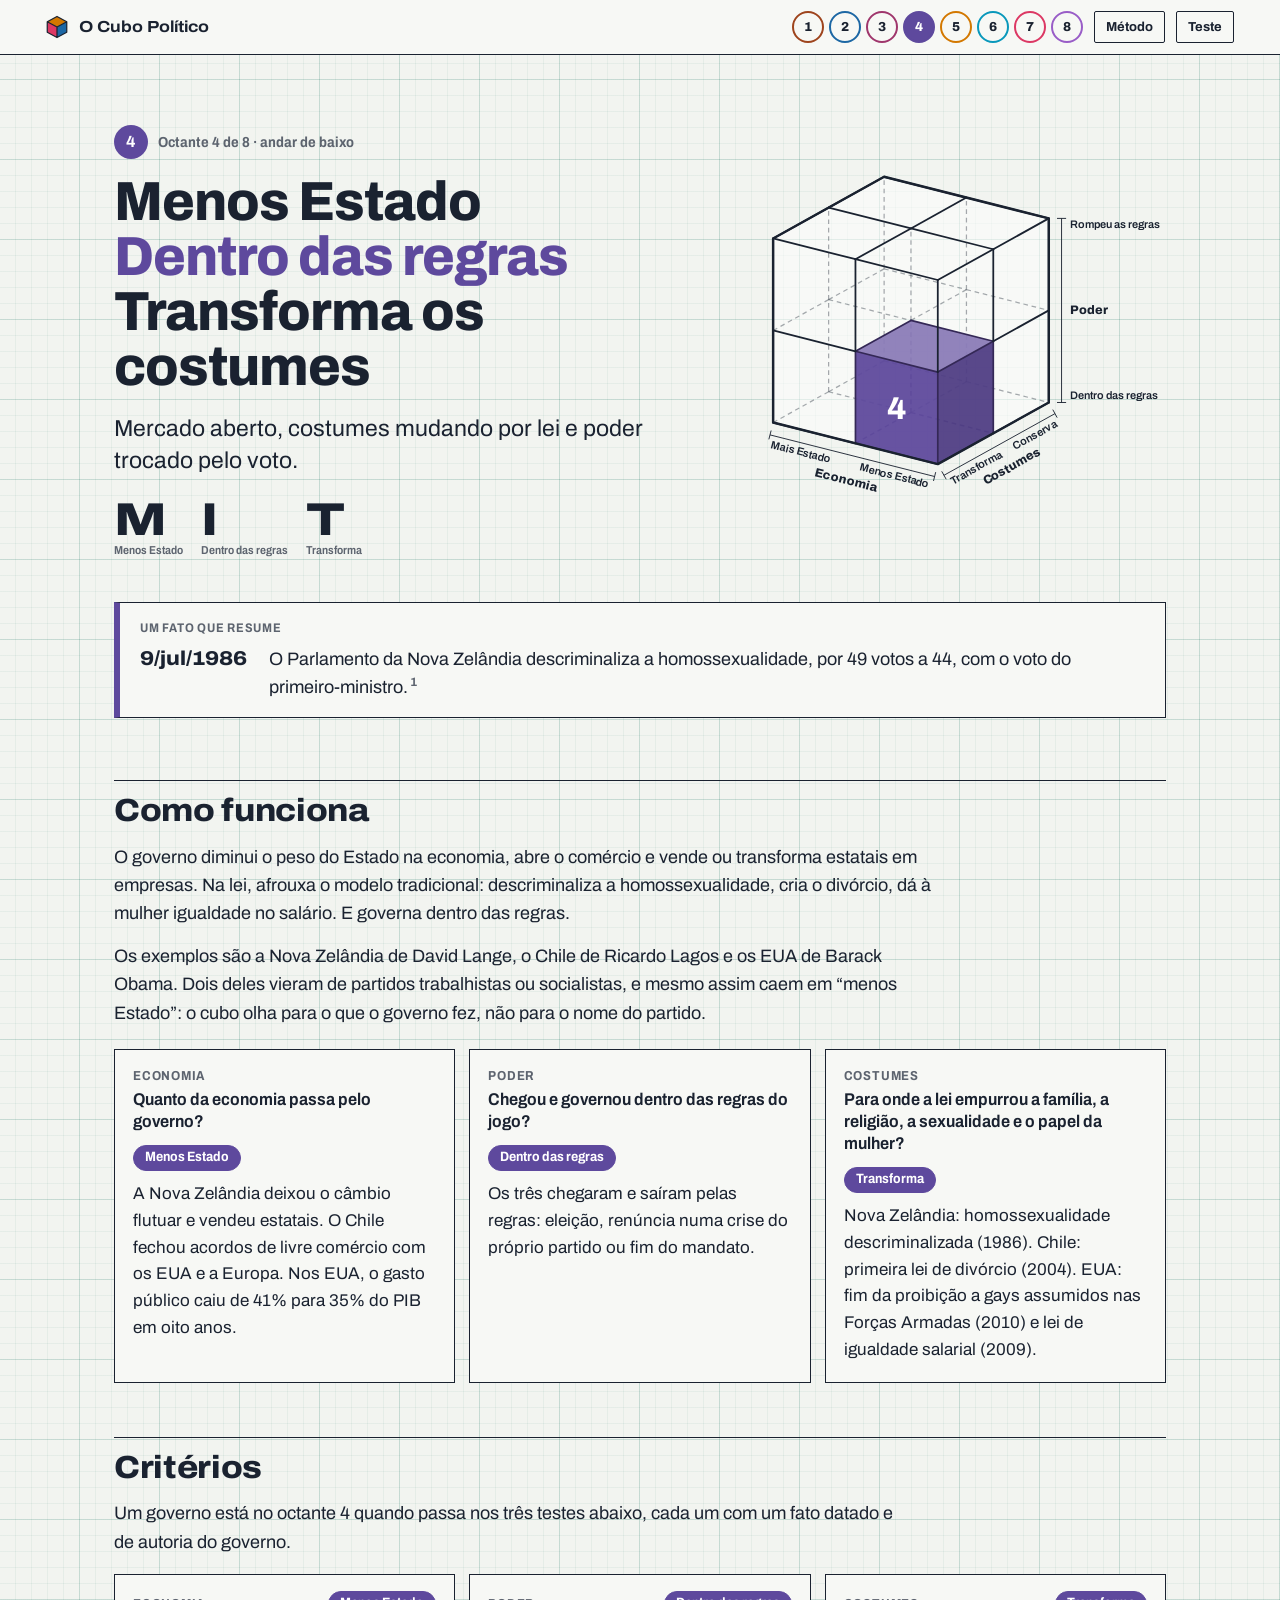
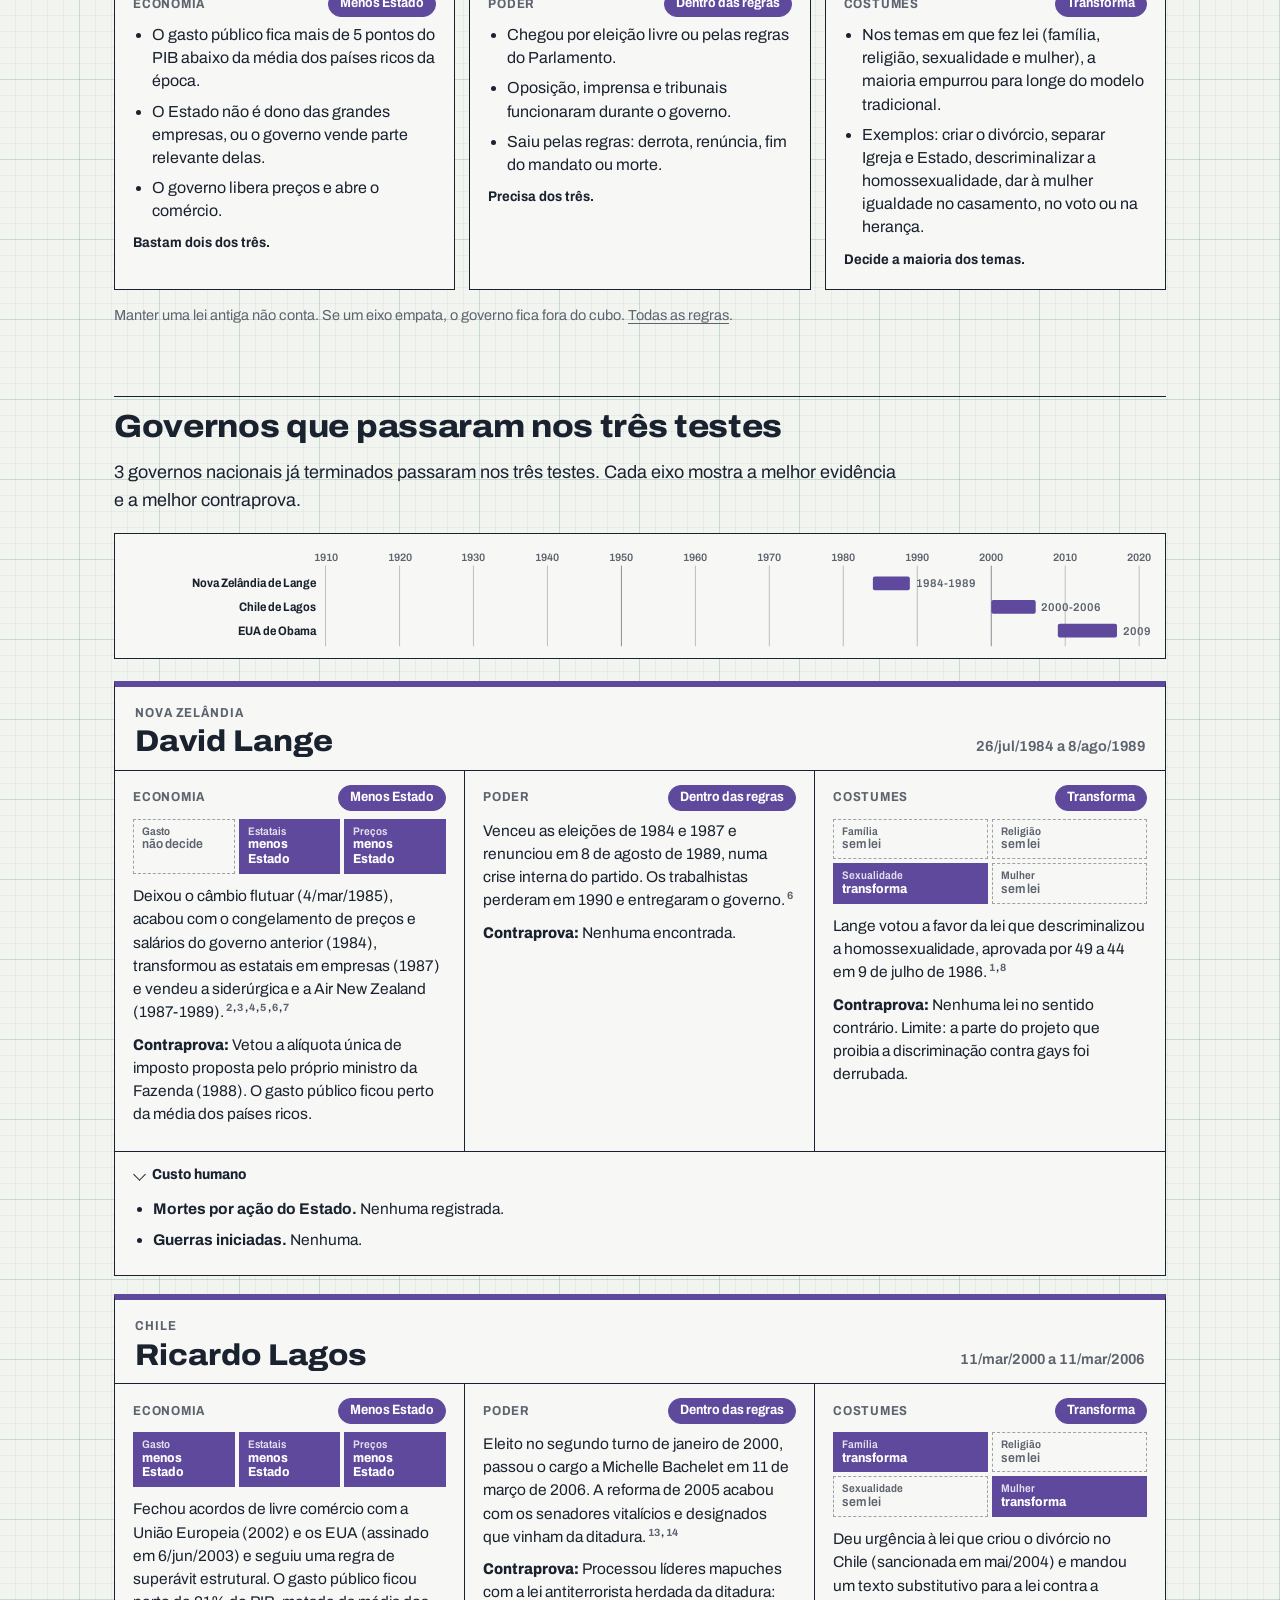
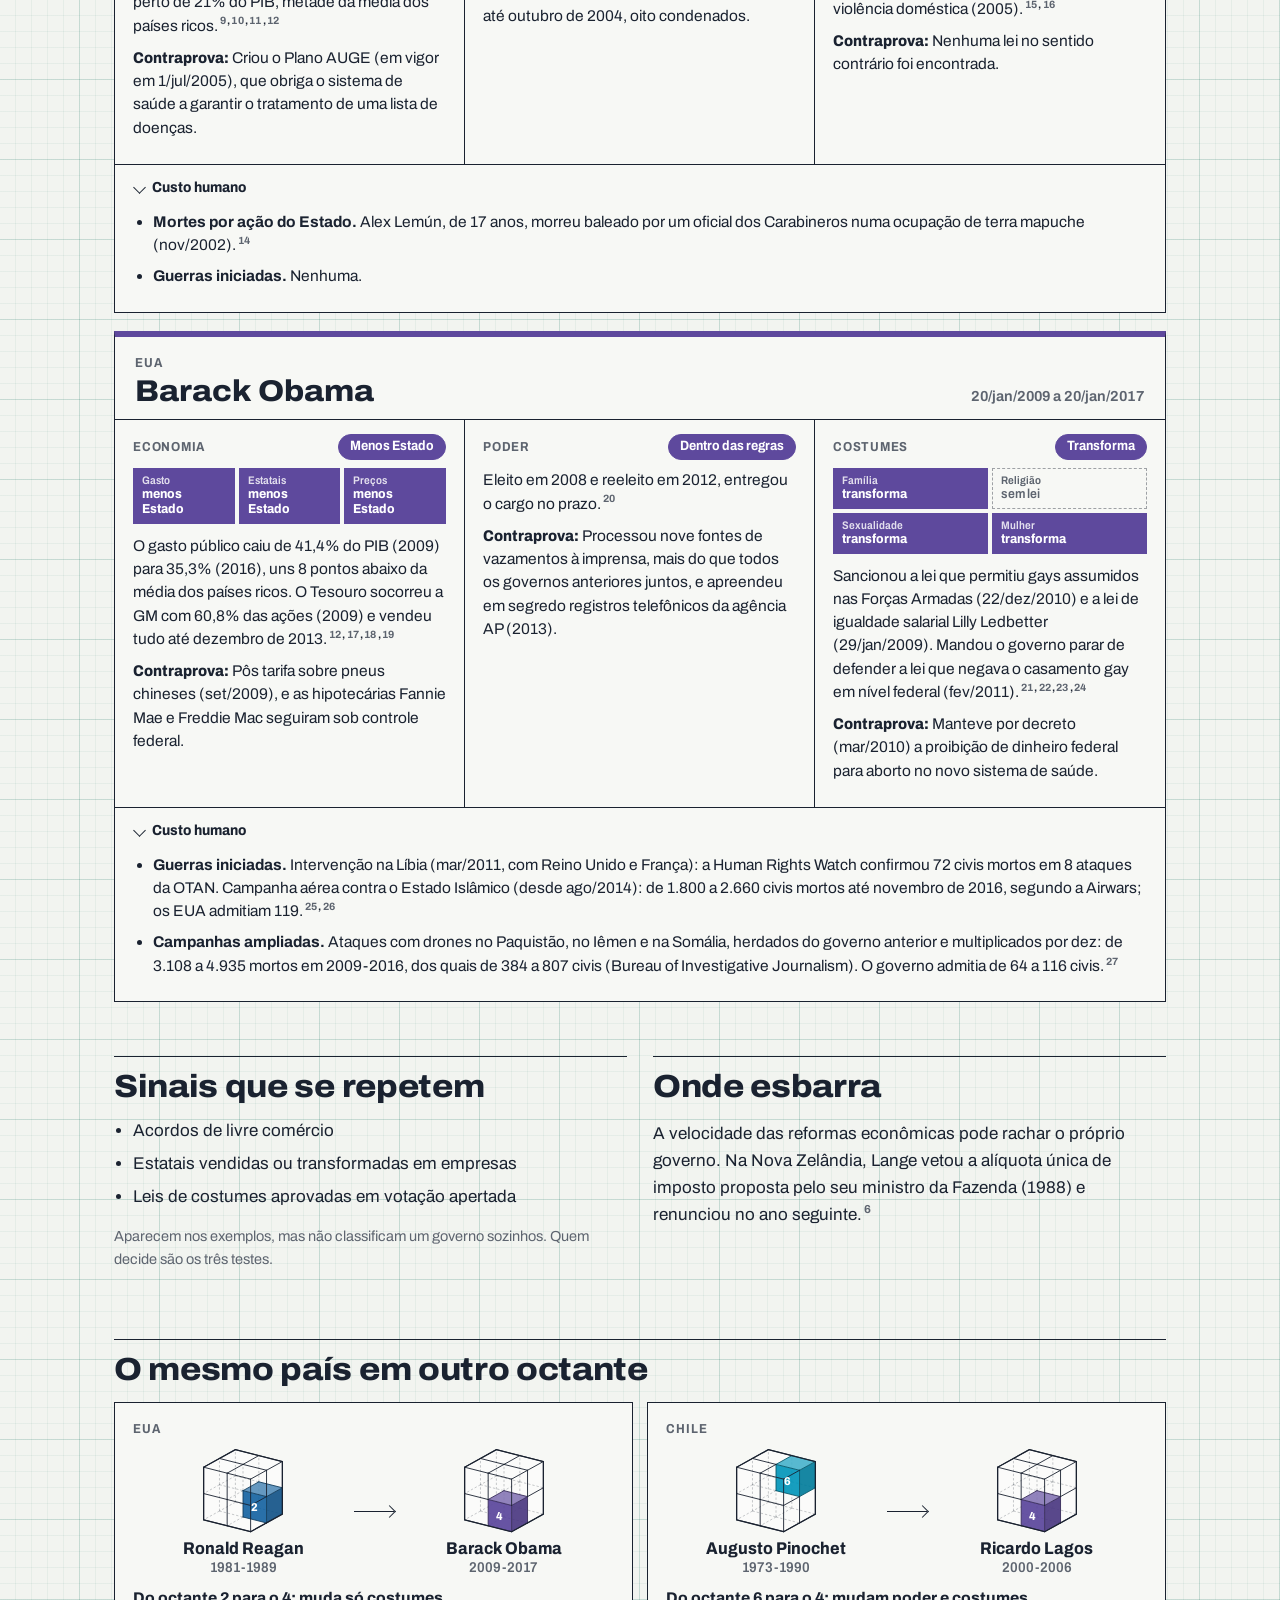
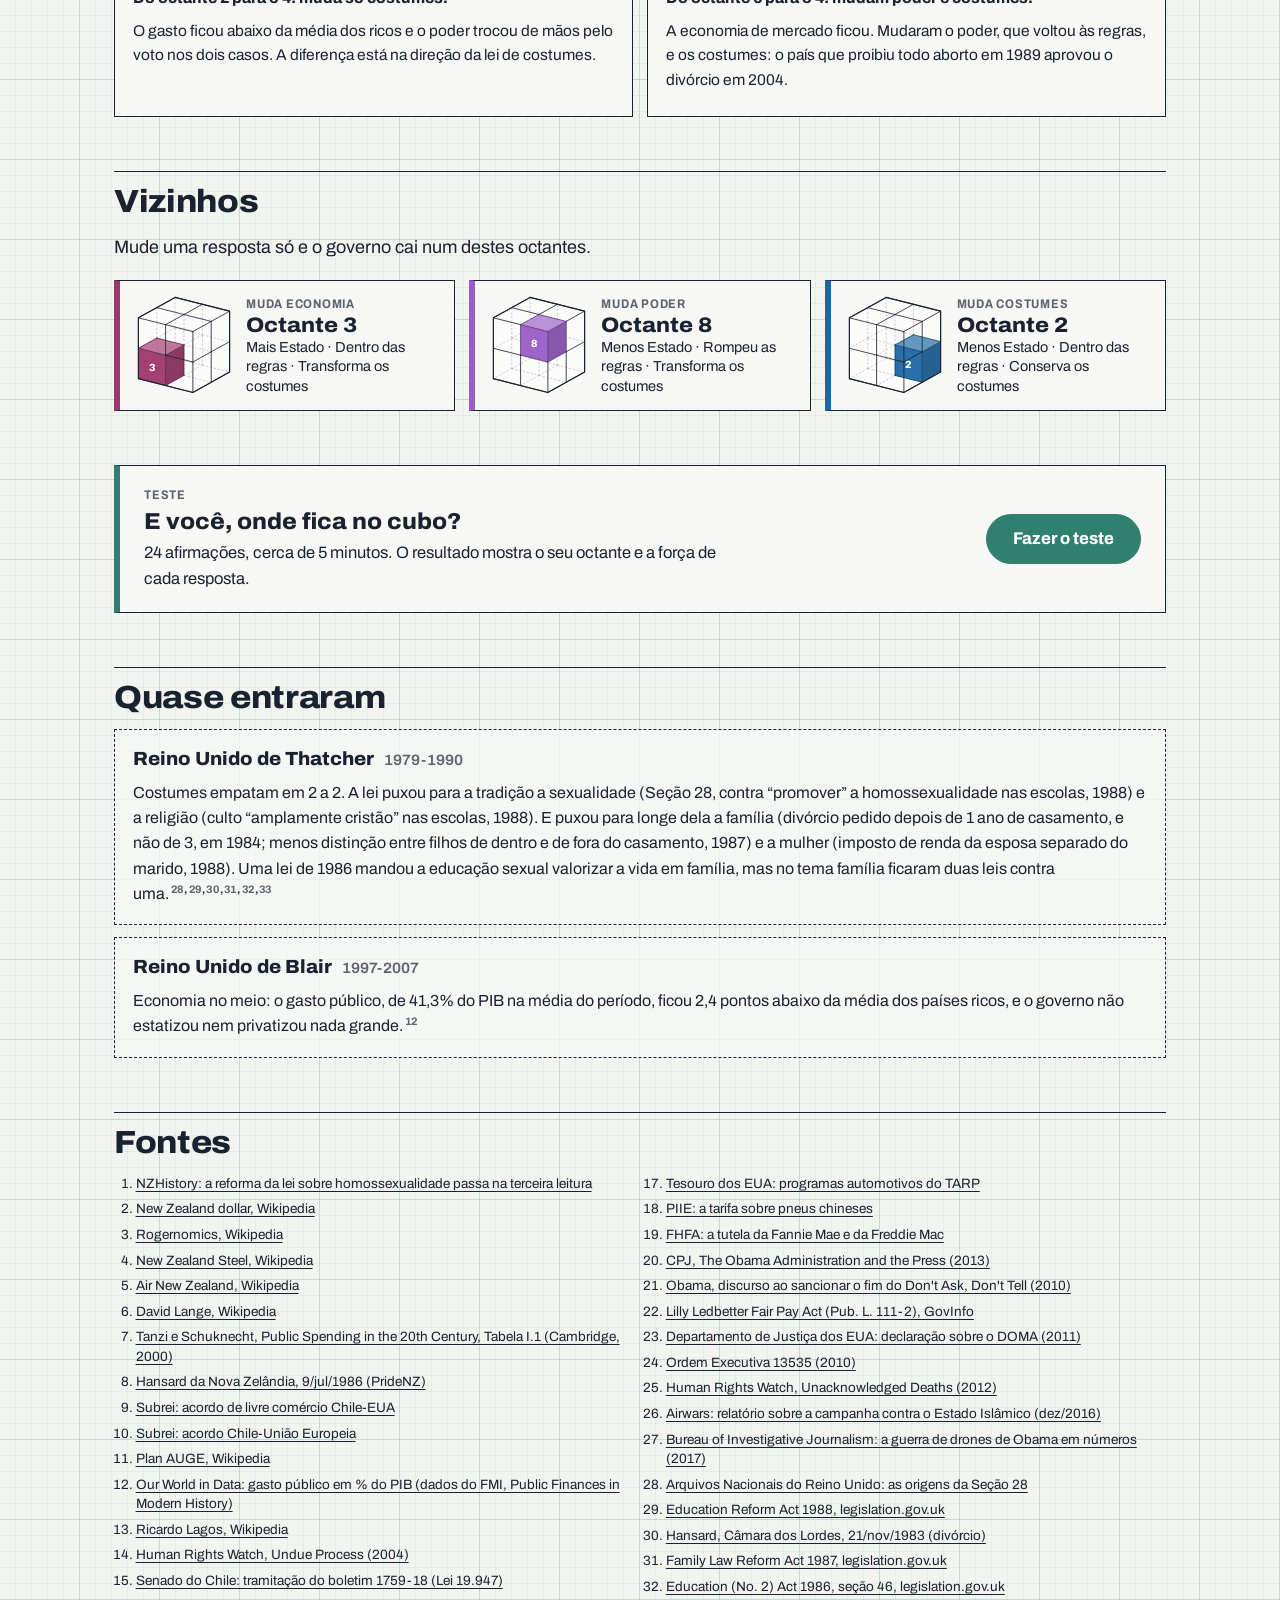
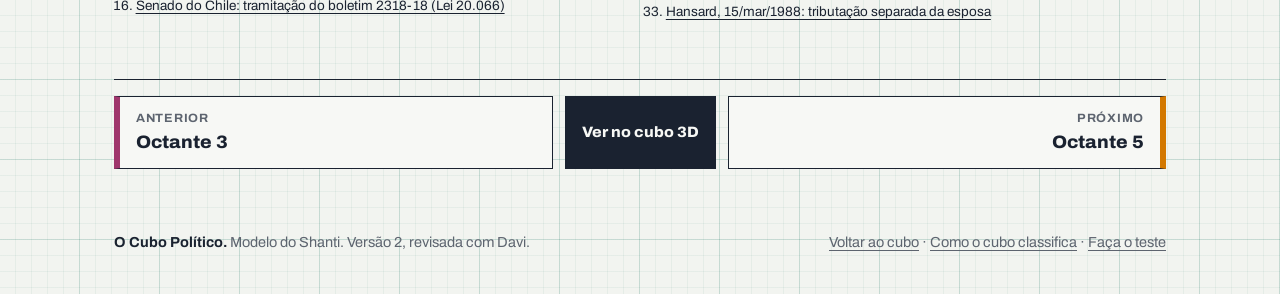
<file: octante-4.html>
<!doctype html>
<html lang="pt-BR">
<head>
<meta charset="utf-8">
<meta name="viewport" content="width=device-width, initial-scale=1, viewport-fit=cover">
<meta name="theme-color" content="#f2f4f0">
<meta name="color-scheme" content="light">
<title>Octante 4: menos estado, dentro das regras, transforma os costumes | O Cubo Político</title>
<meta name="description" content="Mercado aberto, costumes mudando por lei e poder trocado pelo voto. Governos que passaram nos três testes: Nova Zelândia de Lange, Chile de Lagos, EUA de Obama.">
<meta property="og:type" content="article">
<meta property="og:locale" content="pt_BR">
<meta property="og:site_name" content="O Cubo Político">
<meta property="og:title" content="Octante 4: menos estado, dentro das regras, transforma os costumes | O Cubo Político">
<meta property="og:description" content="Mercado aberto, costumes mudando por lei e poder trocado pelo voto. Governos que passaram nos três testes: Nova Zelândia de Lange, Chile de Lagos, EUA de Obama.">
<meta property="og:image" content="https://cubo-politico.vercel.app/og-octante-4.png">
<meta property="og:image:width" content="1200">
<meta property="og:image:height" content="630">
<meta property="og:url" content="https://cubo-politico.vercel.app/octante-4">
<meta name="twitter:card" content="summary_large_image">
<link rel="icon" href="data:image/svg+xml,%3Csvg xmlns='http://www.w3.org/2000/svg' viewBox='0 0 64 64'%3E%3Cpath d='M32 6 56 19 32 32 8 19Z' fill='%23d37800'/%3E%3Cpath d='M8 19 32 32 32 58 8 45Z' fill='%23dc3864'/%3E%3Cpath d='M56 19 32 32 32 58 56 45Z' fill='%231c67a4'/%3E%3Cpath d='M32 6 56 19 56 45 32 58 8 45 8 19Z M8 19 32 32 56 19 M32 32 32 58' fill='none' stroke='%231a2230' stroke-width='3' stroke-linejoin='round'/%3E%3C/svg%3E">
<style>

@font-face{font-family:"Archivo";src:url(archivo.woff2) format("woff2");font-weight:100 900;font-stretch:62% 125%;font-style:normal;font-display:swap}
:root{--papel:#f2f4f0;--papel-2:#f7f8f5;--nanquim:#1a2230;--grafite:#5d646f;--q:47 128 110;--f:"Archivo","Helvetica Neue",Arial,sans-serif;--lado:clamp(16px,4vw,44px)}
*{box-sizing:border-box}
html{background:var(--papel);-webkit-text-size-adjust:100%;text-size-adjust:100%;scroll-padding-top:70px}
body{margin:0;font-family:var(--f);font-size:17px;line-height:1.58;color:var(--nanquim);background:var(--papel);-webkit-font-smoothing:antialiased;
  background-image:linear-gradient(to right,rgb(var(--q) / .17) 1px,transparent 1px),linear-gradient(to bottom,rgb(var(--q) / .17) 1px,transparent 1px),linear-gradient(to right,rgb(var(--q) / .065) 1px,transparent 1px),linear-gradient(to bottom,rgb(var(--q) / .065) 1px,transparent 1px);
  background-size:80px 80px,80px 80px,16px 16px,16px 16px;background-position:-1px -1px}
a{color:inherit;text-underline-offset:3px}
:focus-visible{outline:2px solid var(--nanquim);outline-offset:2px}
.topo{position:sticky;top:0;z-index:20;display:flex;align-items:center;justify-content:space-between;gap:14px;padding:9px var(--lado);background:var(--papel-2);border-bottom:1px solid var(--nanquim)}
.marca{display:flex;align-items:center;gap:9px;font-size:16px;font-weight:800;font-stretch:112%;text-decoration:none;white-space:nowrap}
.marca svg{flex:none}
.nav-oct{display:flex;align-items:center;gap:5px;overflow-x:auto;scrollbar-width:none;padding:2px}
.nav-oct::-webkit-scrollbar{display:none}
.nav-oct a{flex:none;display:grid;place-items:center;width:32px;height:32px;border-radius:50%;border:2px solid var(--o);font-size:13px;font-weight:800;text-decoration:none;transition:background .2s,color .2s}
.nav-oct a:hover,.nav-oct a[aria-current]{background:var(--o);color:#fff}
.nav-oct a.metodo{width:auto;height:32px;border-radius:2px;border:1px solid var(--nanquim);padding:0 11px;margin-left:6px;font-weight:700}
.nav-oct a.metodo:hover,.nav-oct a.metodo[aria-current]{background:var(--nanquim);color:var(--papel-2)}
main{max-width:1140px;margin:0 auto;padding:0 var(--lado) 40px}
.hero-oct{display:grid;grid-template-columns:minmax(0,1.2fr) minmax(0,.8fr);gap:clamp(18px,4vw,48px);align-items:center;padding:clamp(30px,6vw,70px) 0 clamp(22px,4vw,44px)}
.hero-met{padding:clamp(34px,7vw,80px) 0 clamp(18px,3vw,30px)}
.rotulo-oct{display:flex;align-items:center;gap:10px;margin:0 0 16px;font-size:14.5px;font-weight:700;font-stretch:88%;color:var(--grafite)}
.rotulo-oct b{display:inline-grid;place-items:center;width:34px;height:34px;border-radius:50%;background:var(--c);color:#fff;font-size:16px;font-stretch:100%}
h1{margin:0 0 18px;font-size:clamp(34px,4.3vw,60px);line-height:1;font-weight:800;font-stretch:96%;letter-spacing:-.018em}
h1 span{display:block}
.pag-oct h1 span:nth-child(2){color:var(--c)}
.frase{margin:0 0 22px;font-size:clamp(19px,2vw,23px);line-height:1.4;max-width:29em;text-wrap:pretty}
.cod{display:flex;gap:18px}
.cod span{display:flex;flex-direction:column;gap:3px;font-size:clamp(30px,4.2vw,46px);line-height:.9;font-weight:800;font-stretch:125%}
.cod small{font-size:11.5px;font-weight:650;font-stretch:88%;color:var(--grafite);line-height:1.2}
.hero-cubo{display:flex;justify-content:center}
.cubo{display:block;max-width:100%;height:auto}
.marco{display:grid;grid-template-columns:auto 1fr;gap:4px 22px;align-items:baseline;margin:0 0 8px;padding:16px 20px;background:var(--papel-2);border:1px solid var(--nanquim);border-left:6px solid var(--c)}
.marco-rot{grid-column:1/-1;margin:0;font-size:12.5px;font-weight:700;font-stretch:88%;color:var(--grafite);text-transform:uppercase;letter-spacing:.06em}
.marco-data{margin:0;font-size:20px;font-weight:800;font-stretch:112%;white-space:nowrap}
.marco-txt{margin:0;font-size:18px}
.aviso{margin:12px 0 0;padding:10px 14px;font-size:14.5px;color:var(--grafite);border-left:2px solid var(--grafite)}
.secao{padding:clamp(30px,5vw,54px) 0 0}
.secao>h2,.secao>div>h2{margin:0 0 14px;padding-top:12px;border-top:1px solid var(--nanquim);font-size:clamp(24px,2.6vw,32px);line-height:1.1;font-weight:800;font-stretch:108%;letter-spacing:-.01em}
.lead{margin:0 0 18px;font-size:18px;max-width:44em;text-wrap:pretty}
.intro{margin:0 0 14px;font-size:18px;max-width:46em;text-wrap:pretty}
.nota{font-size:14.5px;color:var(--grafite);max-width:52em}
.tres{display:grid;grid-template-columns:repeat(3,minmax(0,1fr));gap:14px;margin-top:22px}
.bloco-eixo,.crit,.eixo-met{padding:16px 18px 18px;background:var(--papel-2);border:1px solid var(--nanquim)}
.bloco-eixo p{margin:0 0 10px}
.bloco-eixo p:last-child{margin:0}
.be-nome{margin:0 0 2px!important;font-size:13px;font-weight:700;font-stretch:88%;color:var(--grafite);text-transform:uppercase;letter-spacing:.06em}
.be-perg{font-weight:650;font-stretch:92%;line-height:1.3}
.chip{display:inline-block;margin:0 0 10px;padding:3px 11px 4px;border-radius:999px;font-size:13.5px;font-weight:700;font-stretch:90%;line-height:1.25;border:1.5px solid var(--nanquim);background:#fff}
.chip.on{background:var(--c);border-color:var(--c);color:#fff}
.pag-met .chip.on{background:var(--nanquim);border-color:var(--nanquim)}
.criterios{display:grid;grid-template-columns:repeat(3,minmax(0,1fr));gap:14px}
.crit-cab{display:flex;align-items:center;justify-content:space-between;gap:10px;margin:0 0 6px;font-size:13px;font-weight:700;font-stretch:88%;color:var(--grafite);text-transform:uppercase;letter-spacing:.06em}
.crit-cab .chip{margin:0;text-transform:none;letter-spacing:0}
.crit ul,.eixo-met ul{margin:0 0 10px;padding-left:1.1em}
.crit li,.eixo-met li{margin:0 0 7px;font-size:16px;line-height:1.45}
.crit-regra{margin:0;font-size:14px;font-weight:700;font-stretch:92%}
.lt-caixa{margin:0 0 22px;padding:12px 14px 6px;background:var(--papel-2);border:1px solid var(--nanquim);overflow-x:auto}
.linha-tempo{display:block;width:100%;min-width:640px;height:auto;font-family:var(--f)}
.lt-ano{font-size:11px;fill:var(--grafite);font-weight:600}
.lt-rot{font-size:12.5px;font-weight:700;fill:var(--nanquim);font-stretch:88%}
.lt-anos{font-size:11.5px;fill:var(--grafite);font-weight:600}
.lt-num{font-size:11px;font-weight:800;fill:#fff}
.govs{display:grid;gap:18px}
.gov{background:var(--papel-2);border:1px solid var(--nanquim);border-top:6px solid var(--c)}
.gov-cab{display:grid;grid-template-columns:1fr auto;align-items:end;gap:2px 16px;padding:16px 20px 12px;border-bottom:1px solid var(--nanquim)}
.gov-pais{grid-column:1/-1;margin:0;font-size:13px;font-weight:700;font-stretch:88%;color:var(--grafite);text-transform:uppercase;letter-spacing:.07em}
.gov h3{margin:0;font-size:clamp(24px,2.6vw,30px);line-height:1.08;font-weight:800;font-stretch:108%}
.gov-per{margin:0;font-size:14.5px;font-weight:650;color:var(--grafite);white-space:nowrap}
.gov-eixos{display:grid;grid-template-columns:repeat(3,minmax(0,1fr))}
.eixo-g{padding:14px 18px 16px;border-right:1px solid var(--nanquim)}
.eixo-g:last-child{border-right:0}
.eixo-g-cab{display:flex;align-items:center;justify-content:space-between;gap:8px;margin-bottom:8px}
.eixo-g-cab .chip{margin:0}
.eixo-nome{font-size:13px;font-weight:700;font-stretch:88%;color:var(--grafite);text-transform:uppercase;letter-spacing:.06em}
.ev,.cp{margin:0 0 9px;font-size:15.5px;line-height:1.5}
.cp span{font-weight:800;font-stretch:92%}
.cp span::after{content:":"}
.placar{display:grid;grid-template-columns:repeat(3,minmax(0,1fr));gap:4px;margin:0 0 10px;padding:0;list-style:none}
.placar--4{grid-template-columns:repeat(2,minmax(0,1fr))}
.placar li{display:flex;flex-direction:column;min-width:0;padding:5px 8px 6px;border:1px solid rgb(26 34 48 / .4);background:#fff;line-height:1.15}
.placar li span{font-size:11px;font-weight:650;font-stretch:88%;color:var(--grafite);white-space:nowrap;overflow:hidden;text-overflow:ellipsis}
.placar li b{font-size:13px;font-weight:750;font-stretch:92%}
.placar li.ok{background:var(--c);border-color:var(--c)}
.placar li.ok span{color:rgb(255 255 255 / .82)}
.placar li.ok b{color:#fff}
.placar li.contra{border:1.5px solid var(--nanquim)}
.placar li.nd{border-style:dashed;background:transparent}
.placar li.nd b{font-weight:600;color:var(--grafite)}
.custo{border-top:1px solid var(--nanquim)}
.custo summary{cursor:pointer;padding:11px 20px;font-size:14.5px;font-weight:750;font-stretch:92%;list-style:none;display:flex;align-items:center;gap:8px}
.custo summary::-webkit-details-marker{display:none}
.custo summary::before{content:"";width:8px;height:8px;border-right:1.5px solid var(--nanquim);border-bottom:1.5px solid var(--nanquim);transform:rotate(-45deg);transition:transform .2s}
.custo[open] summary::before{transform:rotate(45deg)}
.custo ul{margin:0;padding:0 20px 16px 38px}
.custo li{margin:0 0 8px;font-size:15.5px;line-height:1.5}
.ref{font-size:.68em;line-height:0;margin-left:1px;font-weight:700;white-space:nowrap;letter-spacing:.02em}
.ref a{text-decoration:none;color:var(--grafite);padding:0 1px}
.ref a:hover{color:var(--nanquim);text-decoration:underline}
.secao--caixas{display:grid;grid-template-columns:repeat(auto-fit,minmax(280px,1fr));gap:14px}
.caixa{padding:18px 20px;border:1px solid var(--nanquim);background:#fff;border-left:6px solid var(--c)}
.caixa h3{margin:0 0 8px;font-size:20px;line-height:1.2;font-weight:800;font-stretch:104%}
.caixa p{margin:0;font-size:16.5px}
.secao--duas{display:grid;grid-template-columns:repeat(2,minmax(0,1fr));gap:26px}
.sinais{margin:0 0 10px;padding-left:1.1em}
.sinais li{margin:0 0 6px;font-size:17px}
.setas{display:grid;grid-template-columns:repeat(auto-fit,minmax(300px,1fr));gap:14px}
.seta{padding:16px 18px;background:var(--papel-2);border:1px solid var(--nanquim)}
.seta p{margin:0 0 8px;font-size:15.5px}
.seta-pais{font-size:13px!important;font-weight:700;font-stretch:88%;color:var(--grafite);text-transform:uppercase;letter-spacing:.07em}
.seta-par{display:grid;grid-template-columns:1fr 40px 1fr;align-items:center;margin:4px 0 10px}
.seta-par a{display:flex;flex-direction:column;align-items:center;text-decoration:none;text-align:center;font-weight:750;font-stretch:92%;line-height:1.2}
.seta-par a small{font-weight:600;color:var(--grafite)}
.seta-par .cubo{width:84px;height:auto;margin-bottom:4px}
.seta-meio i{display:block;position:relative;height:1.5px;background:var(--nanquim)}
.seta-meio i::after{content:"";position:absolute;right:0;top:-4px;width:8px;height:8px;border-top:1.5px solid var(--nanquim);border-right:1.5px solid var(--nanquim);transform:rotate(45deg)}
.seta-muda{font-weight:750}
.vizinhos{display:grid;grid-template-columns:repeat(3,minmax(0,1fr));gap:14px}
.viz{display:grid;grid-template-columns:96px 1fr;grid-template-rows:auto auto 1fr;column-gap:14px;align-items:start;padding:14px 16px;text-decoration:none;background:var(--papel-2);border:1px solid var(--nanquim);border-left:6px solid var(--c);transition:background .2s}
.viz:hover{background:#fff}
.viz .cubo{grid-row:1/4;width:96px}
.viz-muda{font-size:12.5px;font-weight:700;font-stretch:88%;color:var(--grafite);text-transform:uppercase;letter-spacing:.06em}
.viz-n{font-size:21px;font-weight:800;font-stretch:108%;line-height:1.1}
.viz-pal{font-size:14.5px;line-height:1.35}
.quase{display:grid;gap:12px}
.q-item{padding:14px 18px;border:1px dashed var(--nanquim);background:rgb(247 248 245 / .8)}
.q-item h3{margin:0 0 6px;font-size:19px;font-weight:800;font-stretch:104%}
.q-item h3 span{font-weight:600;color:var(--grafite);font-size:15px;margin-left:6px}
.q-item p{margin:0 0 4px;font-size:16px}
.fontes{margin:0;padding-left:1.6em;columns:2 340px;column-gap:30px;font-size:13.5px;line-height:1.45}
.fontes li{margin:0 0 6px;break-inside:avoid}
.fontes li:target{background:#fff4c2}
.pag-nav{display:grid;grid-template-columns:1fr auto 1fr;gap:12px;align-items:stretch;margin:clamp(34px,5vw,54px) 0 0;padding-top:16px;border-top:1px solid var(--nanquim)}
.pag-nav a{display:flex;flex-direction:column;justify-content:center;padding:12px 16px;min-height:56px;border:1px solid var(--nanquim);background:var(--papel-2);text-decoration:none;font-weight:800;font-stretch:104%;font-size:18px}
.pag-nav a small{font-size:12px;font-weight:700;color:var(--grafite);text-transform:uppercase;letter-spacing:.06em}
.pag-nav a:last-child{text-align:right;border-right:6px solid var(--c)}
.pag-nav a:first-child{border-left:6px solid var(--c)}
.pag-nav .ver3d{justify-content:center;align-items:center;background:var(--nanquim);color:var(--papel-2);font-size:15px}
.rodape{max-width:1140px;margin:0 auto;padding:22px var(--lado) 40px;font-size:14.5px;color:var(--grafite);display:flex;flex-wrap:wrap;justify-content:space-between;gap:8px 20px}
.rodape p{margin:0}
.rodape strong{color:var(--nanquim)}
.eixos-met{display:grid;grid-template-columns:repeat(3,minmax(0,1fr));gap:14px}
.eixo-met h3{margin:0 0 10px;font-size:20px;line-height:1.25;font-weight:800;font-stretch:100%}
.polos{display:flex;flex-wrap:wrap;align-items:center;gap:6px 8px;margin:0 0 12px}
.polos .chip{margin:0}
.polos span{font-size:13px;color:var(--grafite)}
.regras{display:grid;grid-template-columns:repeat(2,minmax(0,1fr));gap:12px;margin:0}
.regras div{padding:14px 18px;background:var(--papel-2);border:1px solid var(--nanquim)}
.regras dt{font-weight:800;font-stretch:104%;font-size:18px;margin:0 0 4px}
.regras dd{margin:0;font-size:16px}
.tabela{border-collapse:collapse;width:100%;max-width:420px;background:var(--papel-2);border:1px solid var(--nanquim);font-size:16px}
.tabela th,.tabela td{padding:7px 14px;border-bottom:1px solid rgb(26 34 48 / .25);text-align:left}
.tabela th{font-size:13px;font-weight:700;font-stretch:88%;color:var(--grafite);text-transform:uppercase;letter-spacing:.05em}
.tabela td:last-child{font-weight:750;font-variant-numeric:tabular-nums}
.itens-teste{margin:14px 0 0;background:var(--papel-2);border:1px solid var(--nanquim)}
.itens-teste summary{cursor:pointer;padding:13px 18px;font-weight:750;font-stretch:96%;font-size:17px}
.tabela-rola{overflow-x:auto;padding:0 12px 12px}
.tabela--itens{max-width:none;font-size:15px}
.tabela--itens td{vertical-align:top}
.tabela--itens td:last-child{white-space:nowrap}
.tabela--itens td:nth-child(2){font-variant-numeric:tabular-nums;color:var(--grafite)}
.lead a{font-weight:750}
.faq{display:grid;gap:8px}
.faq details{background:var(--papel-2);border:1px solid var(--nanquim)}
.faq summary{cursor:pointer;padding:13px 18px;font-weight:750;font-stretch:96%;font-size:17px}
.faq details p{margin:0;padding:0 18px 16px;font-size:16.5px;max-width:52em}
.mudancas{display:grid;grid-template-columns:repeat(2,minmax(0,1fr));gap:14px}
.mud{padding:16px 18px;background:var(--papel-2);border:1px solid var(--nanquim)}
.mud h3{margin:0 0 10px;font-size:19px;font-weight:800}
.mud p{margin:0 0 8px;font-size:15.5px}
.mud p span{display:block;font-size:12px;font-weight:700;font-stretch:88%;text-transform:uppercase;letter-spacing:.06em;color:var(--grafite)}
.mud .antes{color:var(--grafite)}
.mud .depois{font-weight:650}
.mud .porque{padding-top:8px;border-top:1px dashed rgb(26 34 48 / .4);margin:0}
.sr{position:absolute!important;width:1px;height:1px;padding:0;margin:-1px;overflow:hidden;clip:rect(0,0,0,0);white-space:nowrap;border:0}
.btn-t{display:inline-flex;align-items:center;justify-content:center;gap:8px;min-height:50px;padding:0 26px;border-radius:999px;border:1.5px solid var(--nanquim);background:var(--papel-2);color:var(--nanquim);font:inherit;font-size:17px;font-weight:750;font-stretch:96%;line-height:1.15;text-align:center;text-decoration:none;cursor:pointer;transition:background .2s,color .2s}
.btn-t:hover{background:#fff}
.btn-t--prim{background:var(--nanquim);color:var(--papel-2)}
.btn-t--prim:hover{background:#2c3850}
.cta-teste{display:flex;align-items:center;justify-content:space-between;gap:16px 28px;flex-wrap:wrap;margin:clamp(30px,5vw,54px) 0 0;padding:20px 24px;background:var(--papel-2);border:1px solid var(--nanquim);border-left:6px solid #2f806e}
.cta-teste p{margin:0;font-size:16.5px;max-width:36em}
.cta-rot{font-size:12.5px!important;font-weight:700;font-stretch:88%;color:var(--grafite);text-transform:uppercase;letter-spacing:.06em}
.cta-tit{font-size:23px!important;font-weight:800;font-stretch:104%;line-height:1.2;margin:2px 0 4px!important}
.cta-teste .btn-t--prim{background:#2f806e;border-color:#2f806e;color:#fff}
.cta-teste .btn-t--prim:hover{background:#256a5b}
@media (max-width:900px){
  .hero-oct{grid-template-columns:1fr}
  .hero-cubo{order:-1;max-width:420px;margin:0 auto}
  .tres,.criterios,.eixos-met,.vizinhos{grid-template-columns:1fr}
  .gov-eixos{grid-template-columns:1fr}
  .eixo-g{border-right:0;border-bottom:1px solid var(--nanquim)}
  .eixo-g:last-child{border-bottom:0}
  .secao--duas,.regras,.mudancas{grid-template-columns:1fr}
}
@media (max-width:560px){
  body{font-size:16.5px}
  .marca b{display:none}
  .topo{gap:6px}
  .nav-oct{gap:3px}
  .nav-oct a{width:26px;height:26px;font-size:12px;border-width:1.5px}
  .nav-oct a.metodo{height:26px;padding:0 6px;margin-left:3px}
  .nav-oct a.nav-teste{display:none}
  .gov-cab{grid-template-columns:1fr}
  .gov-per{white-space:normal}
  .marco{grid-template-columns:1fr}
  .pag-nav{grid-template-columns:1fr 1fr}
  .pag-nav .ver3d{grid-column:1/-1;order:3}
  .fontes{columns:1}
  .viz{grid-template-columns:76px 1fr}
  .viz .cubo{width:76px}
}
@media (prefers-reduced-motion:reduce){*{transition:none!important}}
@media print{.topo,.pag-nav{display:none}body{background:#fff}.custo summary::before{display:none}}

</style>
</head>

<body class="pag-oct" style="--c:#5e499d">
<header class="topo"><a class="marca" href="index.html" aria-label="O Cubo Político: voltar ao cubo"><svg viewBox="0 0 64 64" width="26" height="26" aria-hidden="true"><path d="M32 6 56 19 32 32 8 19Z" fill="#d37800"/><path d="M8 19 32 32 32 58 8 45Z" fill="#dc3864"/><path d="M56 19 32 32 32 58 56 45Z" fill="#1c67a4"/><path d="M32 6 56 19 56 45 32 58 8 45 8 19Z M8 19 32 32 56 19 M32 32 32 58" fill="none" stroke="#1a2230" stroke-width="3" stroke-linejoin="round"/></svg><b>O Cubo Político</b></a><nav class="nav-oct" aria-label="Octantes"><a href="octante-1.html" style="--o:#9e441d" aria-label="Octante 1: mais estado, dentro das regras, conserva os costumes">1</a><a href="octante-2.html" style="--o:#1c67a4" aria-label="Octante 2: menos estado, dentro das regras, conserva os costumes">2</a><a href="octante-3.html" style="--o:#9f366c" aria-label="Octante 3: mais estado, dentro das regras, transforma os costumes">3</a><a href="octante-4.html" style="--o:#5e499d" aria-current="page" aria-label="Octante 4: menos estado, dentro das regras, transforma os costumes">4</a><a href="octante-5.html" style="--o:#d37800" aria-label="Octante 5: mais estado, rompeu as regras, conserva os costumes">5</a><a href="octante-6.html" style="--o:#0998bb" aria-label="Octante 6: menos estado, rompeu as regras, conserva os costumes">6</a><a href="octante-7.html" style="--o:#dc3864" aria-label="Octante 7: mais estado, rompeu as regras, transforma os costumes">7</a><a href="octante-8.html" style="--o:#995dc7" aria-label="Octante 8: menos estado, rompeu as regras, transforma os costumes">8</a><a class="metodo" href="metodo.html">Método</a><a class="metodo nav-teste" href="teste.html">Teste</a></nav></header>
<main>
<section class="hero-oct"><div class="hero-txt"><p class="rotulo-oct"><b>4</b>Octante 4 de 8 · andar de baixo</p><h1><span>Menos Estado</span><span>Dentro das regras</span><span>Transforma os costumes</span></h1><p class="frase">Mercado aberto, costumes mudando por lei e poder trocado pelo voto.</p><div class="cod" aria-label="Código MIT"><span>M<small>Menos Estado</small></span><span>I<small>Dentro das regras</small></span><span>T<small>Transforma</small></span></div></div><div class="hero-cubo"><svg class="cubo cubo--grande" viewBox="0 0 440 389" width="440" height="389" role="img" aria-label="O octante 4 no cubo: menos estado, dentro das regras, transforma os costumes" xmlns="http://www.w3.org/2000/svg"><path d="M312.0 261.3 L312.0 59.6 L190.4 127.1 L190.4 328.8 Z" fill="#ffffff" fill-opacity=".5"/><path d="M131.6 14.0 L312.0 59.6 L190.4 127.1 L10.0 81.6 Z" fill="#ffffff" fill-opacity=".5"/><path d="M10.0 283.3 L190.4 328.8 L190.4 127.1 L10.0 81.6 Z" fill="#ffffff" fill-opacity=".5"/><path d="M131.6 215.7L131.6 114.9" stroke="#1a2230" stroke-opacity=".38" stroke-width="1.35" stroke-dasharray="5.1 4.1"/><path d="M131.6 215.7L221.8 238.5" stroke="#1a2230" stroke-opacity=".38" stroke-width="1.35" stroke-dasharray="5.1 4.1"/><path d="M131.6 215.7L70.8 249.5" stroke="#1a2230" stroke-opacity=".38" stroke-width="1.35" stroke-dasharray="5.1 4.1"/><path d="M131.6 114.9L131.6 14.0" stroke="#1a2230" stroke-opacity=".38" stroke-width="1.35" stroke-dasharray="5.1 4.1"/><path d="M131.6 114.9L221.8 137.6" stroke="#1a2230" stroke-opacity=".38" stroke-width="1.35" stroke-dasharray="5.1 4.1"/><path d="M221.8 238.5L221.8 137.6" stroke="#1a2230" stroke-opacity=".38" stroke-width="1.35" stroke-dasharray="5.1 4.1"/><path d="M131.6 114.9L70.8 148.6" stroke="#1a2230" stroke-opacity=".38" stroke-width="1.35" stroke-dasharray="5.1 4.1"/><path d="M221.8 238.5L312.0 261.3" stroke="#1a2230" stroke-opacity=".38" stroke-width="1.35" stroke-dasharray="5.1 4.1"/><path d="M221.8 238.5L161.0 272.3" stroke="#1a2230" stroke-opacity=".38" stroke-width="1.35" stroke-dasharray="5.1 4.1"/><path d="M70.8 249.5L70.8 148.6" stroke="#1a2230" stroke-opacity=".38" stroke-width="1.35" stroke-dasharray="5.1 4.1"/><path d="M70.8 249.5L161.0 272.3" stroke="#1a2230" stroke-opacity=".38" stroke-width="1.35" stroke-dasharray="5.1 4.1"/><path d="M221.8 137.6L221.8 36.8" stroke="#1a2230" stroke-opacity=".38" stroke-width="1.35" stroke-dasharray="5.1 4.1"/><path d="M221.8 137.6L312.0 160.4" stroke="#1a2230" stroke-opacity=".38" stroke-width="1.35" stroke-dasharray="5.1 4.1"/><path d="M70.8 249.5L10.0 283.3" stroke="#1a2230" stroke-opacity=".38" stroke-width="1.35" stroke-dasharray="5.1 4.1"/><path d="M221.8 137.6L161.0 171.4" stroke="#1a2230" stroke-opacity=".38" stroke-width="1.35" stroke-dasharray="5.1 4.1"/><path d="M70.8 148.6L70.8 47.8" stroke="#1a2230" stroke-opacity=".38" stroke-width="1.35" stroke-dasharray="5.1 4.1"/><path d="M70.8 148.6L161.0 171.4" stroke="#1a2230" stroke-opacity=".38" stroke-width="1.35" stroke-dasharray="5.1 4.1"/><path d="M70.8 148.6L10.0 182.4" stroke="#1a2230" stroke-opacity=".38" stroke-width="1.35" stroke-dasharray="5.1 4.1"/><path d="M161.0 171.4L161.0 70.6" stroke="#1a2230" stroke-opacity=".38" stroke-width="1.35" stroke-dasharray="5.1 4.1"/><path d="M161.0 272.3L251.2 295.1" stroke="#342856" stroke-width="1.52" stroke-dasharray="5.1 4.1" stroke-opacity=".7"/><path d="M161.0 272.3L161.0 171.4" stroke="#342856" stroke-width="1.52" stroke-dasharray="5.1 4.1" stroke-opacity=".7"/><path d="M161.0 272.3L100.2 306.0" stroke="#342856" stroke-width="1.52" stroke-dasharray="5.1 4.1" stroke-opacity=".7"/><path d="M251.2 295.1 L251.2 194.2 L190.4 228.0 L190.4 328.8 Z" fill="#4f3d84" fill-opacity=".94"/><path d="M161.0 171.4 L251.2 194.2 L190.4 228.0 L100.2 205.2 Z" fill="#8b7cb8" fill-opacity=".94"/><path d="M100.2 306.0 L190.4 328.8 L190.4 228.0 L100.2 205.2 Z" fill="#5e499d" fill-opacity=".94"/><path d="M100.2 306.0L190.4 328.8" stroke="#342856" stroke-width="1.86" stroke-linecap="round"/><path d="M161.0 171.4L251.2 194.2" stroke="#342856" stroke-width="1.86" stroke-linecap="round"/><path d="M100.2 205.2L190.4 228.0" stroke="#342856" stroke-width="1.86" stroke-linecap="round"/><path d="M100.2 306.0L100.2 205.2" stroke="#342856" stroke-width="1.86" stroke-linecap="round"/><path d="M251.2 295.1L251.2 194.2" stroke="#342856" stroke-width="1.86" stroke-linecap="round"/><path d="M190.4 328.8L190.4 228.0" stroke="#342856" stroke-width="1.86" stroke-linecap="round"/><path d="M161.0 171.4L100.2 205.2" stroke="#342856" stroke-width="1.86" stroke-linecap="round"/><path d="M251.2 295.1L190.4 328.8" stroke="#342856" stroke-width="1.86" stroke-linecap="round"/><path d="M251.2 194.2L190.4 228.0" stroke="#342856" stroke-width="1.86" stroke-linecap="round"/><path d="M10.0 283.3L100.2 306.0" stroke="#1a2230" stroke-width="1.95" stroke-linecap="round"/><path d="M10.0 182.4L100.2 205.2" stroke="#1a2230" stroke-width="1.95" stroke-linecap="round"/><path d="M131.6 14.0L221.8 36.8" stroke="#1a2230" stroke-width="1.95" stroke-linecap="round"/><path d="M221.8 36.8L312.0 59.6" stroke="#1a2230" stroke-width="1.95" stroke-linecap="round"/><path d="M70.8 47.8L161.0 70.6" stroke="#1a2230" stroke-width="1.95" stroke-linecap="round"/><path d="M161.0 70.6L251.2 93.4" stroke="#1a2230" stroke-width="1.95" stroke-linecap="round"/><path d="M10.0 81.6L100.2 104.3" stroke="#1a2230" stroke-width="1.95" stroke-linecap="round"/><path d="M100.2 104.3L190.4 127.1" stroke="#1a2230" stroke-width="1.95" stroke-linecap="round"/><path d="M10.0 283.3L10.0 182.4" stroke="#1a2230" stroke-width="1.95" stroke-linecap="round"/><path d="M10.0 182.4L10.0 81.6" stroke="#1a2230" stroke-width="1.95" stroke-linecap="round"/><path d="M100.2 205.2L100.2 104.3" stroke="#1a2230" stroke-width="1.95" stroke-linecap="round"/><path d="M312.0 261.3L312.0 160.4" stroke="#1a2230" stroke-width="1.95" stroke-linecap="round"/><path d="M312.0 160.4L312.0 59.6" stroke="#1a2230" stroke-width="1.95" stroke-linecap="round"/><path d="M251.2 194.2L251.2 93.4" stroke="#1a2230" stroke-width="1.95" stroke-linecap="round"/><path d="M190.4 228.0L190.4 127.1" stroke="#1a2230" stroke-width="1.95" stroke-linecap="round"/><path d="M131.6 14.0L70.8 47.8" stroke="#1a2230" stroke-width="1.95" stroke-linecap="round"/><path d="M70.8 47.8L10.0 81.6" stroke="#1a2230" stroke-width="1.95" stroke-linecap="round"/><path d="M221.8 36.8L161.0 70.6" stroke="#1a2230" stroke-width="1.95" stroke-linecap="round"/><path d="M161.0 70.6L100.2 104.3" stroke="#1a2230" stroke-width="1.95" stroke-linecap="round"/><path d="M312.0 261.3L251.2 295.1" stroke="#1a2230" stroke-width="1.95" stroke-linecap="round"/><path d="M312.0 160.4L251.2 194.2" stroke="#1a2230" stroke-width="1.95" stroke-linecap="round"/><path d="M312.0 59.6L251.2 93.4" stroke="#1a2230" stroke-width="1.95" stroke-linecap="round"/><path d="M251.2 93.4L190.4 127.1" stroke="#1a2230" stroke-width="1.95" stroke-linecap="round"/><path d="M10.0 283.3 L190.4 328.8 L312.0 261.3 L312.0 59.6 L131.6 14.0 L10.0 81.6 Z" fill="none" stroke="#1a2230" stroke-width="2.71" stroke-linejoin="round"/><text x="145.3" y="268.4" text-anchor="middle" dominant-baseline="central" font-family="Archivo, Arial, sans-serif" font-weight="800" font-size="34" fill="#fff">4</text><path d="M6.6 296.8L186.9 342.4" stroke="#1a2230" stroke-width="1"/><path d="M7.8 292.0L5.3 301.7" stroke="#1a2230" stroke-width="1"/><path d="M188.1 337.6L185.7 347.3" stroke="#1a2230" stroke-width="1"/><text x="9.2" y="302.7" transform="rotate(14.18 9.2 302.7)" text-anchor="start" dominant-baseline="hanging" font-family="Archivo, Arial, sans-serif" fill="#1a2230" font-size="12.0" font-weight="600">Mais Estado</text><text x="181.8" y="346.3" transform="rotate(14.18 181.8 346.3)" text-anchor="end" dominant-baseline="hanging" font-family="Archivo, Arial, sans-serif" fill="#1a2230" font-size="12.0" font-weight="600">Menos Estado</text><text x="91.4" y="341.0" transform="rotate(14.18 91.4 341.0)" text-anchor="middle" dominant-baseline="hanging" font-family="Archivo, Arial, sans-serif" fill="#1a2230" font-size="13.5" font-weight="800">Economia</text><path d="M197.1 341.1L318.8 273.5" stroke="#1a2230" stroke-width="1"/><path d="M194.7 336.7L199.6 345.4" stroke="#1a2230" stroke-width="1"/><path d="M316.4 269.1L321.2 277.9" stroke="#1a2230" stroke-width="1"/><text x="203.1" y="343.5" transform="rotate(-29.05 203.1 343.5)" text-anchor="start" dominant-baseline="hanging" font-family="Archivo, Arial, sans-serif" fill="#1a2230" font-size="12.0" font-weight="600">Transforma</text><text x="317.7" y="279.8" transform="rotate(-29.05 317.7 279.8)" text-anchor="end" dominant-baseline="hanging" font-family="Archivo, Arial, sans-serif" fill="#1a2230" font-size="12.0" font-weight="600">Conserva</text><text x="268.7" y="326.5" transform="rotate(-29.05 268.7 326.5)" text-anchor="middle" dominant-baseline="hanging" font-family="Archivo, Arial, sans-serif" fill="#1a2230" font-size="13.5" font-weight="800">Costumes</text><path d="M326.0 261.3L326.0 59.6" stroke="#1a2230" stroke-width="1"/><path d="M321.0 261.3L331.0 261.3" stroke="#1a2230" stroke-width="1"/><path d="M321.0 59.6L331.0 59.6" stroke="#1a2230" stroke-width="1"/><text x="335.0" y="61.6" dominant-baseline="hanging" font-family="Archivo, Arial, sans-serif" fill="#1a2230" font-size="12" font-weight="600">Rompeu as regras</text><text x="335.0" y="257.3" font-family="Archivo, Arial, sans-serif" fill="#1a2230" font-size="12" font-weight="600">Dentro das regras</text><text x="335.0" y="160.4" dominant-baseline="central" font-family="Archivo, Arial, sans-serif" fill="#1a2230" font-size="13.5" font-weight="800">Poder</text></svg></div></section>
<aside class="marco"><p class="marco-rot">Um fato que resume</p><p class="marco-data">9/jul/1986</p><p class="marco-txt">O Parlamento da Nova Zelândia descriminaliza a homossexualidade, por 49 votos a 44, com o voto do primeiro-ministro.<sup class="ref"><a href="#f1" aria-label="Fonte 1">1</a></sup></p></aside>
<section class="secao"><h2>Como funciona</h2><p class="intro">O governo diminui o peso do Estado na economia, abre o comércio e vende ou transforma estatais em empresas. Na lei, afrouxa o modelo tradicional: descriminaliza a homossexualidade, cria o divórcio, dá à mulher igualdade no salário. E governa dentro das regras.</p><p class="intro">Os exemplos são a Nova Zelândia de David Lange, o Chile de Ricardo Lagos e os EUA de Barack Obama. Dois deles vieram de partidos trabalhistas ou socialistas, e mesmo assim caem em “menos Estado”: o cubo olha para o que o governo fez, não para o nome do partido.</p><div class="tres">
<div class="bloco-eixo"><p class="be-nome">Economia</p><p class="be-perg">Quanto da economia passa pelo governo?</p><span class="chip on">Menos Estado</span><p>A Nova Zelândia deixou o câmbio flutuar e vendeu estatais. O Chile fechou acordos de livre comércio com os EUA e a Europa. Nos EUA, o gasto público caiu de 41% para 35% do PIB em oito anos.</p></div>
<div class="bloco-eixo"><p class="be-nome">Poder</p><p class="be-perg">Chegou e governou dentro das regras do jogo?</p><span class="chip on">Dentro das regras</span><p>Os três chegaram e saíram pelas regras: eleição, renúncia numa crise do próprio partido ou fim do mandato.</p></div>
<div class="bloco-eixo"><p class="be-nome">Costumes</p><p class="be-perg">Para onde a lei empurrou a família, a religião, a sexualidade e o papel da mulher?</p><span class="chip on">Transforma</span><p>Nova Zelândia: homossexualidade descriminalizada (1986). Chile: primeira lei de divórcio (2004). EUA: fim da proibição a gays assumidos nas Forças Armadas (2010) e lei de igualdade salarial (2009).</p></div>
</div></section>
<section class="secao"><h2>Critérios</h2><p class="lead">Um governo está no octante 4 quando passa nos três testes abaixo, cada um com um fato datado e de autoria do governo.</p><div class="criterios">
<div class="crit"><p class="crit-cab"><span>Economia</span><span class="chip on">Menos Estado</span></p><ul><li>O gasto público fica mais de 5 pontos do PIB abaixo da média dos países ricos da época.</li><li>O Estado não é dono das grandes empresas, ou o governo vende parte relevante delas.</li><li>O governo libera preços e abre o comércio.</li></ul><p class="crit-regra">Bastam dois dos três.</p></div>
<div class="crit"><p class="crit-cab"><span>Poder</span><span class="chip on">Dentro das regras</span></p><ul><li>Chegou por eleição livre ou pelas regras do Parlamento.</li><li>Oposição, imprensa e tribunais funcionaram durante o governo.</li><li>Saiu pelas regras: derrota, renúncia, fim do mandato ou morte.</li></ul><p class="crit-regra">Precisa dos três.</p></div>
<div class="crit"><p class="crit-cab"><span>Costumes</span><span class="chip on">Transforma</span></p><ul><li>Nos temas em que fez lei (família, religião, sexualidade e mulher), a maioria empurrou para longe do modelo tradicional.</li><li>Exemplos: criar o divórcio, separar Igreja e Estado, descriminalizar a homossexualidade, dar à mulher igualdade no casamento, no voto ou na herança.</li></ul><p class="crit-regra">Decide a maioria dos temas.</p></div>
</div><p class="nota">Manter uma lei antiga não conta. Se um eixo empata, o governo fica fora do cubo. <a href="metodo.html">Todas as regras</a>.</p></section>
<section class="secao"><h2>Governos que passaram nos três testes</h2>
<p class="lead">3 governos nacionais já terminados passaram nos três testes. Cada eixo mostra a melhor evidência e a melhor contraprova.</p>
<div class="lt-caixa"><svg class="linha-tempo" viewBox="0 0 1040 108" role="img" aria-label="Linha do tempo dos governos" xmlns="http://www.w3.org/2000/svg"><path d="M200.0 20 V102" stroke="#1a2230" stroke-opacity=".28" stroke-width="1"/><text x="200.0" y="15" text-anchor="middle" class="lt-ano">1910</text><path d="M275.3 20 V102" stroke="#1a2230" stroke-opacity=".28" stroke-width="1"/><text x="275.3" y="15" text-anchor="middle" class="lt-ano">1920</text><path d="M350.5 20 V102" stroke="#1a2230" stroke-opacity=".28" stroke-width="1"/><text x="350.5" y="15" text-anchor="middle" class="lt-ano">1930</text><path d="M425.8 20 V102" stroke="#1a2230" stroke-opacity=".28" stroke-width="1"/><text x="425.8" y="15" text-anchor="middle" class="lt-ano">1940</text><path d="M501.1 20 V102" stroke="#1a2230" stroke-opacity=".5" stroke-width="1"/><text x="501.1" y="15" text-anchor="middle" class="lt-ano">1950</text><path d="M576.4 20 V102" stroke="#1a2230" stroke-opacity=".28" stroke-width="1"/><text x="576.4" y="15" text-anchor="middle" class="lt-ano">1960</text><path d="M651.6 20 V102" stroke="#1a2230" stroke-opacity=".28" stroke-width="1"/><text x="651.6" y="15" text-anchor="middle" class="lt-ano">1970</text><path d="M726.9 20 V102" stroke="#1a2230" stroke-opacity=".28" stroke-width="1"/><text x="726.9" y="15" text-anchor="middle" class="lt-ano">1980</text><path d="M802.2 20 V102" stroke="#1a2230" stroke-opacity=".28" stroke-width="1"/><text x="802.2" y="15" text-anchor="middle" class="lt-ano">1990</text><path d="M877.5 20 V102" stroke="#1a2230" stroke-opacity=".5" stroke-width="1"/><text x="877.5" y="15" text-anchor="middle" class="lt-ano">2000</text><path d="M952.7 20 V102" stroke="#1a2230" stroke-opacity=".28" stroke-width="1"/><text x="952.7" y="15" text-anchor="middle" class="lt-ano">2010</text><path d="M1028.0 20 V102" stroke="#1a2230" stroke-opacity=".28" stroke-width="1"/><text x="1028.0" y="15" text-anchor="middle" class="lt-ano">2020</text><text x="190" y="38.0" text-anchor="end" dominant-baseline="central" class="lt-rot">Nova Zelândia de Lange</text><rect x="757.0" y="31.0" width="37.6" height="14" rx="2" fill="#5e499d"/><text x="800.7" y="38.0" dominant-baseline="central" class="lt-anos">1984-1989</text><text x="190" y="62.0" text-anchor="end" dominant-baseline="central" class="lt-rot">Chile de Lagos</text><rect x="877.5" y="55.0" width="45.2" height="14" rx="2" fill="#5e499d"/><text x="928.6" y="62.0" dominant-baseline="central" class="lt-anos">2000-2006</text><text x="190" y="86.0" text-anchor="end" dominant-baseline="central" class="lt-rot">EUA de Obama</text><rect x="945.2" y="79.0" width="60.2" height="14" rx="2" fill="#5e499d"/><text x="1011.4" y="86.0" dominant-baseline="central" class="lt-anos">2009-2017</text></svg></div>
<div class="govs"><article class="gov" id="lange" style="--c:#5e499d"><header class="gov-cab"><p class="gov-pais">Nova Zelândia</p><h3>David Lange</h3><p class="gov-per">26/jul/1984 a 8/ago/1989</p></header><div class="gov-eixos"><div class="eixo-g"><div class="eixo-g-cab"><span class="eixo-nome">Economia</span><span class="chip on">Menos Estado</span></div><ul class="placar" aria-label="As três perguntas da economia"><li class="nd"><span>Gasto</span><b>não decide</b></li><li class="ok"><span>Estatais</span><b>menos Estado</b></li><li class="ok"><span>Preços</span><b>menos Estado</b></li></ul><p class="ev">Deixou o câmbio flutuar (4/mar/1985), acabou com o congelamento de preços e salários do governo anterior (1984), transformou as estatais em empresas (1987) e vendeu a siderúrgica e a Air New Zealand (1987-1989).<sup class="ref"><a href="#f2" aria-label="Fonte 2">2</a>,<a href="#f3" aria-label="Fonte 3">3</a>,<a href="#f4" aria-label="Fonte 4">4</a>,<a href="#f5" aria-label="Fonte 5">5</a>,<a href="#f6" aria-label="Fonte 6">6</a>,<a href="#f7" aria-label="Fonte 7">7</a></sup></p><p class="cp"><span>Contraprova</span> Vetou a alíquota única de imposto proposta pelo próprio ministro da Fazenda (1988). O gasto público ficou perto da média dos países ricos.</p></div><div class="eixo-g"><div class="eixo-g-cab"><span class="eixo-nome">Poder</span><span class="chip on">Dentro das regras</span></div><p class="ev">Venceu as eleições de 1984 e 1987 e renunciou em 8 de agosto de 1989, numa crise interna do partido. Os trabalhistas perderam em 1990 e entregaram o governo.<sup class="ref"><a href="#f6" aria-label="Fonte 6">6</a></sup></p><p class="cp"><span>Contraprova</span> Nenhuma encontrada.</p></div><div class="eixo-g"><div class="eixo-g-cab"><span class="eixo-nome">Costumes</span><span class="chip on">Transforma</span></div><ul class="placar placar--4" aria-label="Os quatro temas dos costumes"><li class="nd"><span>Família</span><b>sem lei</b></li><li class="nd"><span>Religião</span><b>sem lei</b></li><li class="ok"><span>Sexualidade</span><b>transforma</b></li><li class="nd"><span>Mulher</span><b>sem lei</b></li></ul><p class="ev">Lange votou a favor da lei que descriminalizou a homossexualidade, aprovada por 49 a 44 em 9 de julho de 1986.<sup class="ref"><a href="#f1" aria-label="Fonte 1">1</a>,<a href="#f8" aria-label="Fonte 8">8</a></sup></p><p class="cp"><span>Contraprova</span> Nenhuma lei no sentido contrário. Limite: a parte do projeto que proibia a discriminação contra gays foi derrubada.</p></div></div><details class="custo" open><summary>Custo humano</summary><ul><li><b>Mortes por ação do Estado.</b> Nenhuma registrada.</li><li><b>Guerras iniciadas.</b> Nenhuma.</li></ul></details></article><article class="gov" id="lagos" style="--c:#5e499d"><header class="gov-cab"><p class="gov-pais">Chile</p><h3>Ricardo Lagos</h3><p class="gov-per">11/mar/2000 a 11/mar/2006</p></header><div class="gov-eixos"><div class="eixo-g"><div class="eixo-g-cab"><span class="eixo-nome">Economia</span><span class="chip on">Menos Estado</span></div><ul class="placar" aria-label="As três perguntas da economia"><li class="ok"><span>Gasto</span><b>menos Estado</b></li><li class="ok"><span>Estatais</span><b>menos Estado</b></li><li class="ok"><span>Preços</span><b>menos Estado</b></li></ul><p class="ev">Fechou acordos de livre comércio com a União Europeia (2002) e os EUA (assinado em 6/jun/2003) e seguiu uma regra de superávit estrutural. O gasto público ficou perto de 21% do PIB, metade da média dos países ricos.<sup class="ref"><a href="#f9" aria-label="Fonte 9">9</a>,<a href="#f10" aria-label="Fonte 10">10</a>,<a href="#f11" aria-label="Fonte 11">11</a>,<a href="#f12" aria-label="Fonte 12">12</a></sup></p><p class="cp"><span>Contraprova</span> Criou o Plano AUGE (em vigor em 1/jul/2005), que obriga o sistema de saúde a garantir o tratamento de uma lista de doenças.</p></div><div class="eixo-g"><div class="eixo-g-cab"><span class="eixo-nome">Poder</span><span class="chip on">Dentro das regras</span></div><p class="ev">Eleito no segundo turno de janeiro de 2000, passou o cargo a Michelle Bachelet em 11 de março de 2006. A reforma de 2005 acabou com os senadores vitalícios e designados que vinham da ditadura.<sup class="ref"><a href="#f13" aria-label="Fonte 13">13</a>,<a href="#f14" aria-label="Fonte 14">14</a></sup></p><p class="cp"><span>Contraprova</span> Processou líderes mapuches com a lei antiterrorista herdada da ditadura: até outubro de 2004, oito condenados.</p></div><div class="eixo-g"><div class="eixo-g-cab"><span class="eixo-nome">Costumes</span><span class="chip on">Transforma</span></div><ul class="placar placar--4" aria-label="Os quatro temas dos costumes"><li class="ok"><span>Família</span><b>transforma</b></li><li class="nd"><span>Religião</span><b>sem lei</b></li><li class="nd"><span>Sexualidade</span><b>sem lei</b></li><li class="ok"><span>Mulher</span><b>transforma</b></li></ul><p class="ev">Deu urgência à lei que criou o divórcio no Chile (sancionada em mai/2004) e mandou um texto substitutivo para a lei contra a violência doméstica (2005).<sup class="ref"><a href="#f15" aria-label="Fonte 15">15</a>,<a href="#f16" aria-label="Fonte 16">16</a></sup></p><p class="cp"><span>Contraprova</span> Nenhuma lei no sentido contrário foi encontrada.</p></div></div><details class="custo" open><summary>Custo humano</summary><ul><li><b>Mortes por ação do Estado.</b> Alex Lemún, de 17 anos, morreu baleado por um oficial dos Carabineros numa ocupação de terra mapuche (nov/2002).<sup class="ref"><a href="#f14" aria-label="Fonte 14">14</a></sup></li><li><b>Guerras iniciadas.</b> Nenhuma.</li></ul></details></article><article class="gov" id="obama" style="--c:#5e499d"><header class="gov-cab"><p class="gov-pais">EUA</p><h3>Barack Obama</h3><p class="gov-per">20/jan/2009 a 20/jan/2017</p></header><div class="gov-eixos"><div class="eixo-g"><div class="eixo-g-cab"><span class="eixo-nome">Economia</span><span class="chip on">Menos Estado</span></div><ul class="placar" aria-label="As três perguntas da economia"><li class="ok"><span>Gasto</span><b>menos Estado</b></li><li class="ok"><span>Estatais</span><b>menos Estado</b></li><li class="ok"><span>Preços</span><b>menos Estado</b></li></ul><p class="ev">O gasto público caiu de 41,4% do PIB (2009) para 35,3% (2016), uns 8 pontos abaixo da média dos países ricos. O Tesouro socorreu a GM com 60,8% das ações (2009) e vendeu tudo até dezembro de 2013.<sup class="ref"><a href="#f12" aria-label="Fonte 12">12</a>,<a href="#f17" aria-label="Fonte 17">17</a>,<a href="#f18" aria-label="Fonte 18">18</a>,<a href="#f19" aria-label="Fonte 19">19</a></sup></p><p class="cp"><span>Contraprova</span> Pôs tarifa sobre pneus chineses (set/2009), e as hipotecárias Fannie Mae e Freddie Mac seguiram sob controle federal.</p></div><div class="eixo-g"><div class="eixo-g-cab"><span class="eixo-nome">Poder</span><span class="chip on">Dentro das regras</span></div><p class="ev">Eleito em 2008 e reeleito em 2012, entregou o cargo no prazo.<sup class="ref"><a href="#f20" aria-label="Fonte 20">20</a></sup></p><p class="cp"><span>Contraprova</span> Processou nove fontes de vazamentos à imprensa, mais do que todos os governos anteriores juntos, e apreendeu em segredo registros telefônicos da agência AP (2013).</p></div><div class="eixo-g"><div class="eixo-g-cab"><span class="eixo-nome">Costumes</span><span class="chip on">Transforma</span></div><ul class="placar placar--4" aria-label="Os quatro temas dos costumes"><li class="ok"><span>Família</span><b>transforma</b></li><li class="nd"><span>Religião</span><b>sem lei</b></li><li class="ok"><span>Sexualidade</span><b>transforma</b></li><li class="ok"><span>Mulher</span><b>transforma</b></li></ul><p class="ev">Sancionou a lei que permitiu gays assumidos nas Forças Armadas (22/dez/2010) e a lei de igualdade salarial Lilly Ledbetter (29/jan/2009). Mandou o governo parar de defender a lei que negava o casamento gay em nível federal (fev/2011).<sup class="ref"><a href="#f21" aria-label="Fonte 21">21</a>,<a href="#f22" aria-label="Fonte 22">22</a>,<a href="#f23" aria-label="Fonte 23">23</a>,<a href="#f24" aria-label="Fonte 24">24</a></sup></p><p class="cp"><span>Contraprova</span> Manteve por decreto (mar/2010) a proibição de dinheiro federal para aborto no novo sistema de saúde.</p></div></div><details class="custo" open><summary>Custo humano</summary><ul><li><b>Guerras iniciadas.</b> Intervenção na Líbia (mar/2011, com Reino Unido e França): a Human Rights Watch confirmou 72 civis mortos em 8 ataques da OTAN. Campanha aérea contra o Estado Islâmico (desde ago/2014): de 1.800 a 2.660 civis mortos até novembro de 2016, segundo a Airwars; os EUA admitiam 119.<sup class="ref"><a href="#f25" aria-label="Fonte 25">25</a>,<a href="#f26" aria-label="Fonte 26">26</a></sup></li><li><b>Campanhas ampliadas.</b> Ataques com drones no Paquistão, no Iêmen e na Somália, herdados do governo anterior e multiplicados por dez: de 3.108 a 4.935 mortos em 2009-2016, dos quais de 384 a 807 civis (Bureau of Investigative Journalism). O governo admitia de 64 a 116 civis.<sup class="ref"><a href="#f27" aria-label="Fonte 27">27</a></sup></li></ul></details></article></div></section>
<section class="secao secao--duas"><div><h2>Sinais que se repetem</h2><ul class="sinais"><li>Acordos de livre comércio</li><li>Estatais vendidas ou transformadas em empresas</li><li>Leis de costumes aprovadas em votação apertada</li></ul><p class="nota">Aparecem nos exemplos, mas não classificam um governo sozinhos. Quem decide são os três testes.</p></div>
<div><h2>Onde esbarra</h2><p>A velocidade das reformas econômicas pode rachar o próprio governo. Na Nova Zelândia, Lange vetou a alíquota única de imposto proposta pelo seu ministro da Fazenda (1988) e renunciou no ano seguinte.<sup class="ref"><a href="#f6" aria-label="Fonte 6">6</a></sup></p></div>
</section>
<section class="secao"><h2>O mesmo país em outro octante</h2><div class="setas">
<div class="seta"><p class="seta-pais">EUA</p><div class="seta-par"><a href="octante-2.html#reagan"><svg class="cubo cubo--mini" viewBox="0 0 96 100" width="96" height="100" role="img" aria-label="Cubo com o octante 2 em destaque" xmlns="http://www.w3.org/2000/svg"><path d="M93.0 76.7 L93.0 16.6 L56.7 36.7 L56.7 96.8 Z" fill="#ffffff" fill-opacity=".5"/><path d="M39.3 3.0 L93.0 16.6 L56.7 36.7 L3.0 23.1 Z" fill="#ffffff" fill-opacity=".5"/><path d="M3.0 83.2 L56.7 96.8 L56.7 36.7 L3.0 23.1 Z" fill="#ffffff" fill-opacity=".5"/><path d="M39.3 63.1L39.3 33.1" stroke="#1a2230" stroke-opacity=".38" stroke-width="0.72" stroke-dasharray="2.7 2.2"/><path d="M39.3 63.1L66.1 69.9" stroke="#1a2230" stroke-opacity=".38" stroke-width="0.72" stroke-dasharray="2.7 2.2"/><path d="M39.3 63.1L21.1 73.2" stroke="#1a2230" stroke-opacity=".38" stroke-width="0.72" stroke-dasharray="2.7 2.2"/><path d="M39.3 33.1L39.3 3.0" stroke="#1a2230" stroke-opacity=".38" stroke-width="0.72" stroke-dasharray="2.7 2.2"/><path d="M39.3 33.1L66.1 39.8" stroke="#1a2230" stroke-opacity=".38" stroke-width="0.72" stroke-dasharray="2.7 2.2"/><path d="M39.3 33.1L21.1 43.1" stroke="#1a2230" stroke-opacity=".38" stroke-width="0.72" stroke-dasharray="2.7 2.2"/><path d="M21.1 73.2L21.1 43.1" stroke="#1a2230" stroke-opacity=".38" stroke-width="0.72" stroke-dasharray="2.7 2.2"/><path d="M21.1 73.2L48.0 80.0" stroke="#1a2230" stroke-opacity=".38" stroke-width="0.72" stroke-dasharray="2.7 2.2"/><path d="M66.1 39.8L66.1 9.8" stroke="#1a2230" stroke-opacity=".38" stroke-width="0.72" stroke-dasharray="2.7 2.2"/><path d="M21.1 73.2L3.0 83.2" stroke="#1a2230" stroke-opacity=".38" stroke-width="0.72" stroke-dasharray="2.7 2.2"/><path d="M21.1 43.1L21.1 13.1" stroke="#1a2230" stroke-opacity=".38" stroke-width="0.72" stroke-dasharray="2.7 2.2"/><path d="M66.1 69.9L93.0 76.7" stroke="#0f395a" stroke-width="0.81" stroke-dasharray="2.7 2.2" stroke-opacity=".7"/><path d="M66.1 69.9L66.1 39.8" stroke="#0f395a" stroke-width="0.81" stroke-dasharray="2.7 2.2" stroke-opacity=".7"/><path d="M66.1 69.9L48.0 80.0" stroke="#0f395a" stroke-width="0.81" stroke-dasharray="2.7 2.2" stroke-opacity=".7"/><path d="M93.0 76.7 L93.0 46.6 L74.9 56.7 L74.9 86.8 Z" fill="#18578a" fill-opacity=".94"/><path d="M66.1 39.8 L93.0 46.6 L74.9 56.7 L48.0 49.9 Z" fill="#5c92bd" fill-opacity=".94"/><path d="M48.0 80.0 L74.9 86.8 L74.9 56.7 L48.0 49.9 Z" fill="#1c67a4" fill-opacity=".94"/><path d="M21.1 43.1L48.0 49.9" stroke="#1a2230" stroke-opacity=".38" stroke-width="0.72" stroke-dasharray="2.7 2.2"/><path d="M21.1 43.1L3.0 53.2" stroke="#1a2230" stroke-opacity=".38" stroke-width="0.72" stroke-dasharray="2.7 2.2"/><path d="M48.0 80.0L29.9 90.0" stroke="#1a2230" stroke-opacity=".38" stroke-width="0.72" stroke-dasharray="2.7 2.2"/><path d="M48.0 49.9L48.0 19.9" stroke="#1a2230" stroke-opacity=".38" stroke-width="0.72" stroke-dasharray="2.7 2.2"/><path d="M48.0 49.9L29.9 60.0" stroke="#1a2230" stroke-opacity=".38" stroke-width="0.72" stroke-dasharray="2.7 2.2"/><path d="M48.0 80.0L74.9 86.8" stroke="#0f395a" stroke-width="0.99" stroke-linecap="round"/><path d="M66.1 39.8L93.0 46.6" stroke="#0f395a" stroke-width="0.99" stroke-linecap="round"/><path d="M48.0 49.9L74.9 56.7" stroke="#0f395a" stroke-width="0.99" stroke-linecap="round"/><path d="M48.0 80.0L48.0 49.9" stroke="#0f395a" stroke-width="0.99" stroke-linecap="round"/><path d="M93.0 76.7L93.0 46.6" stroke="#0f395a" stroke-width="0.99" stroke-linecap="round"/><path d="M74.9 86.8L74.9 56.7" stroke="#0f395a" stroke-width="0.99" stroke-linecap="round"/><path d="M66.1 39.8L48.0 49.9" stroke="#0f395a" stroke-width="0.99" stroke-linecap="round"/><path d="M93.0 76.7L74.9 86.8" stroke="#0f395a" stroke-width="0.99" stroke-linecap="round"/><path d="M93.0 46.6L74.9 56.7" stroke="#0f395a" stroke-width="0.99" stroke-linecap="round"/><path d="M3.0 83.2L29.9 90.0" stroke="#1a2230" stroke-width="1.03" stroke-linecap="round"/><path d="M29.9 90.0L56.7 96.8" stroke="#1a2230" stroke-width="1.03" stroke-linecap="round"/><path d="M3.0 53.2L29.9 60.0" stroke="#1a2230" stroke-width="1.03" stroke-linecap="round"/><path d="M29.9 60.0L56.7 66.8" stroke="#1a2230" stroke-width="1.03" stroke-linecap="round"/><path d="M39.3 3.0L66.1 9.8" stroke="#1a2230" stroke-width="1.03" stroke-linecap="round"/><path d="M66.1 9.8L93.0 16.6" stroke="#1a2230" stroke-width="1.03" stroke-linecap="round"/><path d="M21.1 13.1L48.0 19.9" stroke="#1a2230" stroke-width="1.03" stroke-linecap="round"/><path d="M48.0 19.9L74.9 26.6" stroke="#1a2230" stroke-width="1.03" stroke-linecap="round"/><path d="M3.0 23.1L29.9 29.9" stroke="#1a2230" stroke-width="1.03" stroke-linecap="round"/><path d="M29.9 29.9L56.7 36.7" stroke="#1a2230" stroke-width="1.03" stroke-linecap="round"/><path d="M3.0 83.2L3.0 53.2" stroke="#1a2230" stroke-width="1.03" stroke-linecap="round"/><path d="M3.0 53.2L3.0 23.1" stroke="#1a2230" stroke-width="1.03" stroke-linecap="round"/><path d="M29.9 90.0L29.9 60.0" stroke="#1a2230" stroke-width="1.03" stroke-linecap="round"/><path d="M29.9 60.0L29.9 29.9" stroke="#1a2230" stroke-width="1.03" stroke-linecap="round"/><path d="M93.0 46.6L93.0 16.6" stroke="#1a2230" stroke-width="1.03" stroke-linecap="round"/><path d="M74.9 56.7L74.9 26.6" stroke="#1a2230" stroke-width="1.03" stroke-linecap="round"/><path d="M56.7 96.8L56.7 66.8" stroke="#1a2230" stroke-width="1.03" stroke-linecap="round"/><path d="M56.7 66.8L56.7 36.7" stroke="#1a2230" stroke-width="1.03" stroke-linecap="round"/><path d="M39.3 3.0L21.1 13.1" stroke="#1a2230" stroke-width="1.03" stroke-linecap="round"/><path d="M21.1 13.1L3.0 23.1" stroke="#1a2230" stroke-width="1.03" stroke-linecap="round"/><path d="M66.1 9.8L48.0 19.9" stroke="#1a2230" stroke-width="1.03" stroke-linecap="round"/><path d="M48.0 19.9L29.9 29.9" stroke="#1a2230" stroke-width="1.03" stroke-linecap="round"/><path d="M74.9 86.8L56.7 96.8" stroke="#1a2230" stroke-width="1.03" stroke-linecap="round"/><path d="M74.9 56.7L56.7 66.8" stroke="#1a2230" stroke-width="1.03" stroke-linecap="round"/><path d="M93.0 16.6L74.9 26.6" stroke="#1a2230" stroke-width="1.03" stroke-linecap="round"/><path d="M74.9 26.6L56.7 36.7" stroke="#1a2230" stroke-width="1.03" stroke-linecap="round"/><path d="M3.0 83.2 L56.7 96.8 L93.0 76.7 L93.0 16.6 L39.3 3.0 L3.0 23.1 Z" fill="none" stroke="#1a2230" stroke-width="1.44" stroke-linejoin="round"/><text x="61.4" y="68.9" text-anchor="middle" dominant-baseline="central" font-family="Archivo, Arial, sans-serif" font-weight="800" font-size="13" fill="#fff">2</text></svg><span>Ronald Reagan</span><small>1981-1989</small></a><span class="seta-meio" aria-hidden="true"><i></i></span><a href="octante-4.html#obama"><svg class="cubo cubo--mini" viewBox="0 0 96 100" width="96" height="100" role="img" aria-label="Cubo com o octante 4 em destaque" xmlns="http://www.w3.org/2000/svg"><path d="M93.0 76.7 L93.0 16.6 L56.7 36.7 L56.7 96.8 Z" fill="#ffffff" fill-opacity=".5"/><path d="M39.3 3.0 L93.0 16.6 L56.7 36.7 L3.0 23.1 Z" fill="#ffffff" fill-opacity=".5"/><path d="M3.0 83.2 L56.7 96.8 L56.7 36.7 L3.0 23.1 Z" fill="#ffffff" fill-opacity=".5"/><path d="M39.3 63.1L39.3 33.1" stroke="#1a2230" stroke-opacity=".38" stroke-width="0.72" stroke-dasharray="2.7 2.2"/><path d="M39.3 63.1L66.1 69.9" stroke="#1a2230" stroke-opacity=".38" stroke-width="0.72" stroke-dasharray="2.7 2.2"/><path d="M39.3 63.1L21.1 73.2" stroke="#1a2230" stroke-opacity=".38" stroke-width="0.72" stroke-dasharray="2.7 2.2"/><path d="M39.3 33.1L39.3 3.0" stroke="#1a2230" stroke-opacity=".38" stroke-width="0.72" stroke-dasharray="2.7 2.2"/><path d="M39.3 33.1L66.1 39.8" stroke="#1a2230" stroke-opacity=".38" stroke-width="0.72" stroke-dasharray="2.7 2.2"/><path d="M66.1 69.9L66.1 39.8" stroke="#1a2230" stroke-opacity=".38" stroke-width="0.72" stroke-dasharray="2.7 2.2"/><path d="M39.3 33.1L21.1 43.1" stroke="#1a2230" stroke-opacity=".38" stroke-width="0.72" stroke-dasharray="2.7 2.2"/><path d="M66.1 69.9L93.0 76.7" stroke="#1a2230" stroke-opacity=".38" stroke-width="0.72" stroke-dasharray="2.7 2.2"/><path d="M66.1 69.9L48.0 80.0" stroke="#1a2230" stroke-opacity=".38" stroke-width="0.72" stroke-dasharray="2.7 2.2"/><path d="M21.1 73.2L21.1 43.1" stroke="#1a2230" stroke-opacity=".38" stroke-width="0.72" stroke-dasharray="2.7 2.2"/><path d="M21.1 73.2L48.0 80.0" stroke="#1a2230" stroke-opacity=".38" stroke-width="0.72" stroke-dasharray="2.7 2.2"/><path d="M66.1 39.8L66.1 9.8" stroke="#1a2230" stroke-opacity=".38" stroke-width="0.72" stroke-dasharray="2.7 2.2"/><path d="M66.1 39.8L93.0 46.6" stroke="#1a2230" stroke-opacity=".38" stroke-width="0.72" stroke-dasharray="2.7 2.2"/><path d="M21.1 73.2L3.0 83.2" stroke="#1a2230" stroke-opacity=".38" stroke-width="0.72" stroke-dasharray="2.7 2.2"/><path d="M66.1 39.8L48.0 49.9" stroke="#1a2230" stroke-opacity=".38" stroke-width="0.72" stroke-dasharray="2.7 2.2"/><path d="M21.1 43.1L21.1 13.1" stroke="#1a2230" stroke-opacity=".38" stroke-width="0.72" stroke-dasharray="2.7 2.2"/><path d="M21.1 43.1L48.0 49.9" stroke="#1a2230" stroke-opacity=".38" stroke-width="0.72" stroke-dasharray="2.7 2.2"/><path d="M21.1 43.1L3.0 53.2" stroke="#1a2230" stroke-opacity=".38" stroke-width="0.72" stroke-dasharray="2.7 2.2"/><path d="M48.0 49.9L48.0 19.9" stroke="#1a2230" stroke-opacity=".38" stroke-width="0.72" stroke-dasharray="2.7 2.2"/><path d="M48.0 80.0L74.9 86.8" stroke="#342856" stroke-width="0.81" stroke-dasharray="2.7 2.2" stroke-opacity=".7"/><path d="M48.0 80.0L48.0 49.9" stroke="#342856" stroke-width="0.81" stroke-dasharray="2.7 2.2" stroke-opacity=".7"/><path d="M48.0 80.0L29.9 90.0" stroke="#342856" stroke-width="0.81" stroke-dasharray="2.7 2.2" stroke-opacity=".7"/><path d="M74.9 86.8 L74.9 56.7 L56.7 66.8 L56.7 96.8 Z" fill="#4f3d84" fill-opacity=".94"/><path d="M48.0 49.9 L74.9 56.7 L56.7 66.8 L29.9 60.0 Z" fill="#8b7cb8" fill-opacity=".94"/><path d="M29.9 90.0 L56.7 96.8 L56.7 66.8 L29.9 60.0 Z" fill="#5e499d" fill-opacity=".94"/><path d="M29.9 90.0L56.7 96.8" stroke="#342856" stroke-width="0.99" stroke-linecap="round"/><path d="M48.0 49.9L74.9 56.7" stroke="#342856" stroke-width="0.99" stroke-linecap="round"/><path d="M29.9 60.0L56.7 66.8" stroke="#342856" stroke-width="0.99" stroke-linecap="round"/><path d="M29.9 90.0L29.9 60.0" stroke="#342856" stroke-width="0.99" stroke-linecap="round"/><path d="M74.9 86.8L74.9 56.7" stroke="#342856" stroke-width="0.99" stroke-linecap="round"/><path d="M56.7 96.8L56.7 66.8" stroke="#342856" stroke-width="0.99" stroke-linecap="round"/><path d="M48.0 49.9L29.9 60.0" stroke="#342856" stroke-width="0.99" stroke-linecap="round"/><path d="M74.9 86.8L56.7 96.8" stroke="#342856" stroke-width="0.99" stroke-linecap="round"/><path d="M74.9 56.7L56.7 66.8" stroke="#342856" stroke-width="0.99" stroke-linecap="round"/><path d="M3.0 83.2L29.9 90.0" stroke="#1a2230" stroke-width="1.03" stroke-linecap="round"/><path d="M3.0 53.2L29.9 60.0" stroke="#1a2230" stroke-width="1.03" stroke-linecap="round"/><path d="M39.3 3.0L66.1 9.8" stroke="#1a2230" stroke-width="1.03" stroke-linecap="round"/><path d="M66.1 9.8L93.0 16.6" stroke="#1a2230" stroke-width="1.03" stroke-linecap="round"/><path d="M21.1 13.1L48.0 19.9" stroke="#1a2230" stroke-width="1.03" stroke-linecap="round"/><path d="M48.0 19.9L74.9 26.6" stroke="#1a2230" stroke-width="1.03" stroke-linecap="round"/><path d="M3.0 23.1L29.9 29.9" stroke="#1a2230" stroke-width="1.03" stroke-linecap="round"/><path d="M29.9 29.9L56.7 36.7" stroke="#1a2230" stroke-width="1.03" stroke-linecap="round"/><path d="M3.0 83.2L3.0 53.2" stroke="#1a2230" stroke-width="1.03" stroke-linecap="round"/><path d="M3.0 53.2L3.0 23.1" stroke="#1a2230" stroke-width="1.03" stroke-linecap="round"/><path d="M29.9 60.0L29.9 29.9" stroke="#1a2230" stroke-width="1.03" stroke-linecap="round"/><path d="M93.0 76.7L93.0 46.6" stroke="#1a2230" stroke-width="1.03" stroke-linecap="round"/><path d="M93.0 46.6L93.0 16.6" stroke="#1a2230" stroke-width="1.03" stroke-linecap="round"/><path d="M74.9 56.7L74.9 26.6" stroke="#1a2230" stroke-width="1.03" stroke-linecap="round"/><path d="M56.7 66.8L56.7 36.7" stroke="#1a2230" stroke-width="1.03" stroke-linecap="round"/><path d="M39.3 3.0L21.1 13.1" stroke="#1a2230" stroke-width="1.03" stroke-linecap="round"/><path d="M21.1 13.1L3.0 23.1" stroke="#1a2230" stroke-width="1.03" stroke-linecap="round"/><path d="M66.1 9.8L48.0 19.9" stroke="#1a2230" stroke-width="1.03" stroke-linecap="round"/><path d="M48.0 19.9L29.9 29.9" stroke="#1a2230" stroke-width="1.03" stroke-linecap="round"/><path d="M93.0 76.7L74.9 86.8" stroke="#1a2230" stroke-width="1.03" stroke-linecap="round"/><path d="M93.0 46.6L74.9 56.7" stroke="#1a2230" stroke-width="1.03" stroke-linecap="round"/><path d="M93.0 16.6L74.9 26.6" stroke="#1a2230" stroke-width="1.03" stroke-linecap="round"/><path d="M74.9 26.6L56.7 36.7" stroke="#1a2230" stroke-width="1.03" stroke-linecap="round"/><path d="M3.0 83.2 L56.7 96.8 L93.0 76.7 L93.0 16.6 L39.3 3.0 L3.0 23.1 Z" fill="none" stroke="#1a2230" stroke-width="1.44" stroke-linejoin="round"/><text x="43.3" y="78.9" text-anchor="middle" dominant-baseline="central" font-family="Archivo, Arial, sans-serif" font-weight="800" font-size="13" fill="#fff">4</text></svg><span>Barack Obama</span><small>2009-2017</small></a></div><p class="seta-muda">Do octante 2 para o 4: muda só costumes.</p><p>O gasto ficou abaixo da média dos ricos e o poder trocou de mãos pelo voto nos dois casos. A diferença está na direção da lei de costumes.</p></div>
<div class="seta"><p class="seta-pais">Chile</p><div class="seta-par"><a href="octante-6.html#pinochet"><svg class="cubo cubo--mini" viewBox="0 0 96 100" width="96" height="100" role="img" aria-label="Cubo com o octante 6 em destaque" xmlns="http://www.w3.org/2000/svg"><path d="M93.0 76.7 L93.0 16.6 L56.7 36.7 L56.7 96.8 Z" fill="#ffffff" fill-opacity=".5"/><path d="M39.3 3.0 L93.0 16.6 L56.7 36.7 L3.0 23.1 Z" fill="#ffffff" fill-opacity=".5"/><path d="M3.0 83.2 L56.7 96.8 L56.7 36.7 L3.0 23.1 Z" fill="#ffffff" fill-opacity=".5"/><path d="M39.3 63.1L39.3 33.1" stroke="#1a2230" stroke-opacity=".38" stroke-width="0.72" stroke-dasharray="2.7 2.2"/><path d="M39.3 63.1L66.1 69.9" stroke="#1a2230" stroke-opacity=".38" stroke-width="0.72" stroke-dasharray="2.7 2.2"/><path d="M39.3 63.1L21.1 73.2" stroke="#1a2230" stroke-opacity=".38" stroke-width="0.72" stroke-dasharray="2.7 2.2"/><path d="M39.3 33.1L39.3 3.0" stroke="#1a2230" stroke-opacity=".38" stroke-width="0.72" stroke-dasharray="2.7 2.2"/><path d="M39.3 33.1L66.1 39.8" stroke="#1a2230" stroke-opacity=".38" stroke-width="0.72" stroke-dasharray="2.7 2.2"/><path d="M66.1 69.9L66.1 39.8" stroke="#1a2230" stroke-opacity=".38" stroke-width="0.72" stroke-dasharray="2.7 2.2"/><path d="M39.3 33.1L21.1 43.1" stroke="#1a2230" stroke-opacity=".38" stroke-width="0.72" stroke-dasharray="2.7 2.2"/><path d="M66.1 69.9L93.0 76.7" stroke="#1a2230" stroke-opacity=".38" stroke-width="0.72" stroke-dasharray="2.7 2.2"/><path d="M66.1 69.9L48.0 80.0" stroke="#1a2230" stroke-opacity=".38" stroke-width="0.72" stroke-dasharray="2.7 2.2"/><path d="M21.1 73.2L21.1 43.1" stroke="#1a2230" stroke-opacity=".38" stroke-width="0.72" stroke-dasharray="2.7 2.2"/><path d="M21.1 73.2L48.0 80.0" stroke="#1a2230" stroke-opacity=".38" stroke-width="0.72" stroke-dasharray="2.7 2.2"/><path d="M21.1 73.2L3.0 83.2" stroke="#1a2230" stroke-opacity=".38" stroke-width="0.72" stroke-dasharray="2.7 2.2"/><path d="M21.1 43.1L21.1 13.1" stroke="#1a2230" stroke-opacity=".38" stroke-width="0.72" stroke-dasharray="2.7 2.2"/><path d="M21.1 43.1L48.0 49.9" stroke="#1a2230" stroke-opacity=".38" stroke-width="0.72" stroke-dasharray="2.7 2.2"/><path d="M48.0 80.0L48.0 49.9" stroke="#1a2230" stroke-opacity=".38" stroke-width="0.72" stroke-dasharray="2.7 2.2"/><path d="M21.1 43.1L3.0 53.2" stroke="#1a2230" stroke-opacity=".38" stroke-width="0.72" stroke-dasharray="2.7 2.2"/><path d="M48.0 80.0L74.9 86.8" stroke="#1a2230" stroke-opacity=".38" stroke-width="0.72" stroke-dasharray="2.7 2.2"/><path d="M48.0 80.0L29.9 90.0" stroke="#1a2230" stroke-opacity=".38" stroke-width="0.72" stroke-dasharray="2.7 2.2"/><path d="M66.1 39.8L93.0 46.6" stroke="#055467" stroke-width="0.81" stroke-dasharray="2.7 2.2" stroke-opacity=".7"/><path d="M66.1 39.8L66.1 9.8" stroke="#055467" stroke-width="0.81" stroke-dasharray="2.7 2.2" stroke-opacity=".7"/><path d="M66.1 39.8L48.0 49.9" stroke="#055467" stroke-width="0.81" stroke-dasharray="2.7 2.2" stroke-opacity=".7"/><path d="M93.0 46.6 L93.0 16.6 L74.9 26.6 L74.9 56.7 Z" fill="#08809d" fill-opacity=".94"/><path d="M66.1 9.8 L93.0 16.6 L74.9 26.6 L48.0 19.9 Z" fill="#4eb5ce" fill-opacity=".94"/><path d="M48.0 49.9 L74.9 56.7 L74.9 26.6 L48.0 19.9 Z" fill="#0998bb" fill-opacity=".94"/><path d="M48.0 49.9L29.9 60.0" stroke="#1a2230" stroke-opacity=".38" stroke-width="0.72" stroke-dasharray="2.7 2.2"/><path d="M48.0 49.9L74.9 56.7" stroke="#055467" stroke-width="0.99" stroke-linecap="round"/><path d="M66.1 9.8L93.0 16.6" stroke="#055467" stroke-width="0.99" stroke-linecap="round"/><path d="M48.0 19.9L74.9 26.6" stroke="#055467" stroke-width="0.99" stroke-linecap="round"/><path d="M48.0 49.9L48.0 19.9" stroke="#055467" stroke-width="0.99" stroke-linecap="round"/><path d="M93.0 46.6L93.0 16.6" stroke="#055467" stroke-width="0.99" stroke-linecap="round"/><path d="M74.9 56.7L74.9 26.6" stroke="#055467" stroke-width="0.99" stroke-linecap="round"/><path d="M66.1 9.8L48.0 19.9" stroke="#055467" stroke-width="0.99" stroke-linecap="round"/><path d="M93.0 46.6L74.9 56.7" stroke="#055467" stroke-width="0.99" stroke-linecap="round"/><path d="M93.0 16.6L74.9 26.6" stroke="#055467" stroke-width="0.99" stroke-linecap="round"/><path d="M3.0 83.2L29.9 90.0" stroke="#1a2230" stroke-width="1.03" stroke-linecap="round"/><path d="M29.9 90.0L56.7 96.8" stroke="#1a2230" stroke-width="1.03" stroke-linecap="round"/><path d="M3.0 53.2L29.9 60.0" stroke="#1a2230" stroke-width="1.03" stroke-linecap="round"/><path d="M29.9 60.0L56.7 66.8" stroke="#1a2230" stroke-width="1.03" stroke-linecap="round"/><path d="M39.3 3.0L66.1 9.8" stroke="#1a2230" stroke-width="1.03" stroke-linecap="round"/><path d="M21.1 13.1L48.0 19.9" stroke="#1a2230" stroke-width="1.03" stroke-linecap="round"/><path d="M3.0 23.1L29.9 29.9" stroke="#1a2230" stroke-width="1.03" stroke-linecap="round"/><path d="M29.9 29.9L56.7 36.7" stroke="#1a2230" stroke-width="1.03" stroke-linecap="round"/><path d="M3.0 83.2L3.0 53.2" stroke="#1a2230" stroke-width="1.03" stroke-linecap="round"/><path d="M3.0 53.2L3.0 23.1" stroke="#1a2230" stroke-width="1.03" stroke-linecap="round"/><path d="M29.9 90.0L29.9 60.0" stroke="#1a2230" stroke-width="1.03" stroke-linecap="round"/><path d="M29.9 60.0L29.9 29.9" stroke="#1a2230" stroke-width="1.03" stroke-linecap="round"/><path d="M93.0 76.7L93.0 46.6" stroke="#1a2230" stroke-width="1.03" stroke-linecap="round"/><path d="M74.9 86.8L74.9 56.7" stroke="#1a2230" stroke-width="1.03" stroke-linecap="round"/><path d="M56.7 96.8L56.7 66.8" stroke="#1a2230" stroke-width="1.03" stroke-linecap="round"/><path d="M56.7 66.8L56.7 36.7" stroke="#1a2230" stroke-width="1.03" stroke-linecap="round"/><path d="M39.3 3.0L21.1 13.1" stroke="#1a2230" stroke-width="1.03" stroke-linecap="round"/><path d="M21.1 13.1L3.0 23.1" stroke="#1a2230" stroke-width="1.03" stroke-linecap="round"/><path d="M48.0 19.9L29.9 29.9" stroke="#1a2230" stroke-width="1.03" stroke-linecap="round"/><path d="M93.0 76.7L74.9 86.8" stroke="#1a2230" stroke-width="1.03" stroke-linecap="round"/><path d="M74.9 86.8L56.7 96.8" stroke="#1a2230" stroke-width="1.03" stroke-linecap="round"/><path d="M74.9 56.7L56.7 66.8" stroke="#1a2230" stroke-width="1.03" stroke-linecap="round"/><path d="M74.9 26.6L56.7 36.7" stroke="#1a2230" stroke-width="1.03" stroke-linecap="round"/><path d="M3.0 83.2 L56.7 96.8 L93.0 76.7 L93.0 16.6 L39.3 3.0 L3.0 23.1 Z" fill="none" stroke="#1a2230" stroke-width="1.44" stroke-linejoin="round"/><text x="61.4" y="38.8" text-anchor="middle" dominant-baseline="central" font-family="Archivo, Arial, sans-serif" font-weight="800" font-size="13" fill="#fff">6</text></svg><span>Augusto Pinochet</span><small>1973-1990</small></a><span class="seta-meio" aria-hidden="true"><i></i></span><a href="octante-4.html#lagos"><svg class="cubo cubo--mini" viewBox="0 0 96 100" width="96" height="100" role="img" aria-label="Cubo com o octante 4 em destaque" xmlns="http://www.w3.org/2000/svg"><path d="M93.0 76.7 L93.0 16.6 L56.7 36.7 L56.7 96.8 Z" fill="#ffffff" fill-opacity=".5"/><path d="M39.3 3.0 L93.0 16.6 L56.7 36.7 L3.0 23.1 Z" fill="#ffffff" fill-opacity=".5"/><path d="M3.0 83.2 L56.7 96.8 L56.7 36.7 L3.0 23.1 Z" fill="#ffffff" fill-opacity=".5"/><path d="M39.3 63.1L39.3 33.1" stroke="#1a2230" stroke-opacity=".38" stroke-width="0.72" stroke-dasharray="2.7 2.2"/><path d="M39.3 63.1L66.1 69.9" stroke="#1a2230" stroke-opacity=".38" stroke-width="0.72" stroke-dasharray="2.7 2.2"/><path d="M39.3 63.1L21.1 73.2" stroke="#1a2230" stroke-opacity=".38" stroke-width="0.72" stroke-dasharray="2.7 2.2"/><path d="M39.3 33.1L39.3 3.0" stroke="#1a2230" stroke-opacity=".38" stroke-width="0.72" stroke-dasharray="2.7 2.2"/><path d="M39.3 33.1L66.1 39.8" stroke="#1a2230" stroke-opacity=".38" stroke-width="0.72" stroke-dasharray="2.7 2.2"/><path d="M66.1 69.9L66.1 39.8" stroke="#1a2230" stroke-opacity=".38" stroke-width="0.72" stroke-dasharray="2.7 2.2"/><path d="M39.3 33.1L21.1 43.1" stroke="#1a2230" stroke-opacity=".38" stroke-width="0.72" stroke-dasharray="2.7 2.2"/><path d="M66.1 69.9L93.0 76.7" stroke="#1a2230" stroke-opacity=".38" stroke-width="0.72" stroke-dasharray="2.7 2.2"/><path d="M66.1 69.9L48.0 80.0" stroke="#1a2230" stroke-opacity=".38" stroke-width="0.72" stroke-dasharray="2.7 2.2"/><path d="M21.1 73.2L21.1 43.1" stroke="#1a2230" stroke-opacity=".38" stroke-width="0.72" stroke-dasharray="2.7 2.2"/><path d="M21.1 73.2L48.0 80.0" stroke="#1a2230" stroke-opacity=".38" stroke-width="0.72" stroke-dasharray="2.7 2.2"/><path d="M66.1 39.8L66.1 9.8" stroke="#1a2230" stroke-opacity=".38" stroke-width="0.72" stroke-dasharray="2.7 2.2"/><path d="M66.1 39.8L93.0 46.6" stroke="#1a2230" stroke-opacity=".38" stroke-width="0.72" stroke-dasharray="2.7 2.2"/><path d="M21.1 73.2L3.0 83.2" stroke="#1a2230" stroke-opacity=".38" stroke-width="0.72" stroke-dasharray="2.7 2.2"/><path d="M66.1 39.8L48.0 49.9" stroke="#1a2230" stroke-opacity=".38" stroke-width="0.72" stroke-dasharray="2.7 2.2"/><path d="M21.1 43.1L21.1 13.1" stroke="#1a2230" stroke-opacity=".38" stroke-width="0.72" stroke-dasharray="2.7 2.2"/><path d="M21.1 43.1L48.0 49.9" stroke="#1a2230" stroke-opacity=".38" stroke-width="0.72" stroke-dasharray="2.7 2.2"/><path d="M21.1 43.1L3.0 53.2" stroke="#1a2230" stroke-opacity=".38" stroke-width="0.72" stroke-dasharray="2.7 2.2"/><path d="M48.0 49.9L48.0 19.9" stroke="#1a2230" stroke-opacity=".38" stroke-width="0.72" stroke-dasharray="2.7 2.2"/><path d="M48.0 80.0L74.9 86.8" stroke="#342856" stroke-width="0.81" stroke-dasharray="2.7 2.2" stroke-opacity=".7"/><path d="M48.0 80.0L48.0 49.9" stroke="#342856" stroke-width="0.81" stroke-dasharray="2.7 2.2" stroke-opacity=".7"/><path d="M48.0 80.0L29.9 90.0" stroke="#342856" stroke-width="0.81" stroke-dasharray="2.7 2.2" stroke-opacity=".7"/><path d="M74.9 86.8 L74.9 56.7 L56.7 66.8 L56.7 96.8 Z" fill="#4f3d84" fill-opacity=".94"/><path d="M48.0 49.9 L74.9 56.7 L56.7 66.8 L29.9 60.0 Z" fill="#8b7cb8" fill-opacity=".94"/><path d="M29.9 90.0 L56.7 96.8 L56.7 66.8 L29.9 60.0 Z" fill="#5e499d" fill-opacity=".94"/><path d="M29.9 90.0L56.7 96.8" stroke="#342856" stroke-width="0.99" stroke-linecap="round"/><path d="M48.0 49.9L74.9 56.7" stroke="#342856" stroke-width="0.99" stroke-linecap="round"/><path d="M29.9 60.0L56.7 66.8" stroke="#342856" stroke-width="0.99" stroke-linecap="round"/><path d="M29.9 90.0L29.9 60.0" stroke="#342856" stroke-width="0.99" stroke-linecap="round"/><path d="M74.9 86.8L74.9 56.7" stroke="#342856" stroke-width="0.99" stroke-linecap="round"/><path d="M56.7 96.8L56.7 66.8" stroke="#342856" stroke-width="0.99" stroke-linecap="round"/><path d="M48.0 49.9L29.9 60.0" stroke="#342856" stroke-width="0.99" stroke-linecap="round"/><path d="M74.9 86.8L56.7 96.8" stroke="#342856" stroke-width="0.99" stroke-linecap="round"/><path d="M74.9 56.7L56.7 66.8" stroke="#342856" stroke-width="0.99" stroke-linecap="round"/><path d="M3.0 83.2L29.9 90.0" stroke="#1a2230" stroke-width="1.03" stroke-linecap="round"/><path d="M3.0 53.2L29.9 60.0" stroke="#1a2230" stroke-width="1.03" stroke-linecap="round"/><path d="M39.3 3.0L66.1 9.8" stroke="#1a2230" stroke-width="1.03" stroke-linecap="round"/><path d="M66.1 9.8L93.0 16.6" stroke="#1a2230" stroke-width="1.03" stroke-linecap="round"/><path d="M21.1 13.1L48.0 19.9" stroke="#1a2230" stroke-width="1.03" stroke-linecap="round"/><path d="M48.0 19.9L74.9 26.6" stroke="#1a2230" stroke-width="1.03" stroke-linecap="round"/><path d="M3.0 23.1L29.9 29.9" stroke="#1a2230" stroke-width="1.03" stroke-linecap="round"/><path d="M29.9 29.9L56.7 36.7" stroke="#1a2230" stroke-width="1.03" stroke-linecap="round"/><path d="M3.0 83.2L3.0 53.2" stroke="#1a2230" stroke-width="1.03" stroke-linecap="round"/><path d="M3.0 53.2L3.0 23.1" stroke="#1a2230" stroke-width="1.03" stroke-linecap="round"/><path d="M29.9 60.0L29.9 29.9" stroke="#1a2230" stroke-width="1.03" stroke-linecap="round"/><path d="M93.0 76.7L93.0 46.6" stroke="#1a2230" stroke-width="1.03" stroke-linecap="round"/><path d="M93.0 46.6L93.0 16.6" stroke="#1a2230" stroke-width="1.03" stroke-linecap="round"/><path d="M74.9 56.7L74.9 26.6" stroke="#1a2230" stroke-width="1.03" stroke-linecap="round"/><path d="M56.7 66.8L56.7 36.7" stroke="#1a2230" stroke-width="1.03" stroke-linecap="round"/><path d="M39.3 3.0L21.1 13.1" stroke="#1a2230" stroke-width="1.03" stroke-linecap="round"/><path d="M21.1 13.1L3.0 23.1" stroke="#1a2230" stroke-width="1.03" stroke-linecap="round"/><path d="M66.1 9.8L48.0 19.9" stroke="#1a2230" stroke-width="1.03" stroke-linecap="round"/><path d="M48.0 19.9L29.9 29.9" stroke="#1a2230" stroke-width="1.03" stroke-linecap="round"/><path d="M93.0 76.7L74.9 86.8" stroke="#1a2230" stroke-width="1.03" stroke-linecap="round"/><path d="M93.0 46.6L74.9 56.7" stroke="#1a2230" stroke-width="1.03" stroke-linecap="round"/><path d="M93.0 16.6L74.9 26.6" stroke="#1a2230" stroke-width="1.03" stroke-linecap="round"/><path d="M74.9 26.6L56.7 36.7" stroke="#1a2230" stroke-width="1.03" stroke-linecap="round"/><path d="M3.0 83.2 L56.7 96.8 L93.0 76.7 L93.0 16.6 L39.3 3.0 L3.0 23.1 Z" fill="none" stroke="#1a2230" stroke-width="1.44" stroke-linejoin="round"/><text x="43.3" y="78.9" text-anchor="middle" dominant-baseline="central" font-family="Archivo, Arial, sans-serif" font-weight="800" font-size="13" fill="#fff">4</text></svg><span>Ricardo Lagos</span><small>2000-2006</small></a></div><p class="seta-muda">Do octante 6 para o 4: mudam poder e costumes.</p><p>A economia de mercado ficou. Mudaram o poder, que voltou às regras, e os costumes: o país que proibiu todo aborto em 1989 aprovou o divórcio em 2004.</p></div>
</div></section>
<section class="secao"><h2>Vizinhos</h2><p class="lead">Mude uma resposta só e o governo cai num destes octantes.</p><div class="vizinhos">
<a class="viz" href="octante-3.html" style="--c:#9f366c"><svg class="cubo cubo--mini" viewBox="0 0 120 125" width="120" height="125" role="img" aria-label="Cubo com o octante 3 em destaque" xmlns="http://www.w3.org/2000/svg"><path d="M117.0 96.3 L117.0 20.2 L71.1 45.7 L71.1 121.8 Z" fill="#ffffff" fill-opacity=".5"/><path d="M48.9 3.0 L117.0 20.2 L71.1 45.7 L3.0 28.5 Z" fill="#ffffff" fill-opacity=".5"/><path d="M3.0 104.6 L71.1 121.8 L71.1 45.7 L3.0 28.5 Z" fill="#ffffff" fill-opacity=".5"/><path d="M48.9 79.1L48.9 41.1" stroke="#1a2230" stroke-opacity=".38" stroke-width="0.72" stroke-dasharray="2.7 2.2"/><path d="M48.9 79.1L83.0 87.7" stroke="#1a2230" stroke-opacity=".38" stroke-width="0.72" stroke-dasharray="2.7 2.2"/><path d="M48.9 79.1L26.0 91.9" stroke="#1a2230" stroke-opacity=".38" stroke-width="0.72" stroke-dasharray="2.7 2.2"/><path d="M48.9 41.1L48.9 3.0" stroke="#1a2230" stroke-opacity=".38" stroke-width="0.72" stroke-dasharray="2.7 2.2"/><path d="M48.9 41.1L83.0 49.7" stroke="#1a2230" stroke-opacity=".38" stroke-width="0.72" stroke-dasharray="2.7 2.2"/><path d="M83.0 87.7L83.0 49.7" stroke="#1a2230" stroke-opacity=".38" stroke-width="0.72" stroke-dasharray="2.7 2.2"/><path d="M48.9 41.1L26.0 53.8" stroke="#1a2230" stroke-opacity=".38" stroke-width="0.72" stroke-dasharray="2.7 2.2"/><path d="M83.0 87.7L117.0 96.3" stroke="#1a2230" stroke-opacity=".38" stroke-width="0.72" stroke-dasharray="2.7 2.2"/><path d="M83.0 87.7L60.0 100.5" stroke="#1a2230" stroke-opacity=".38" stroke-width="0.72" stroke-dasharray="2.7 2.2"/><path d="M83.0 49.7L83.0 11.6" stroke="#1a2230" stroke-opacity=".38" stroke-width="0.72" stroke-dasharray="2.7 2.2"/><path d="M83.0 49.7L117.0 58.3" stroke="#1a2230" stroke-opacity=".38" stroke-width="0.72" stroke-dasharray="2.7 2.2"/><path d="M83.0 49.7L60.0 62.4" stroke="#1a2230" stroke-opacity=".38" stroke-width="0.72" stroke-dasharray="2.7 2.2"/><path d="M26.0 53.8L26.0 15.8" stroke="#1a2230" stroke-opacity=".38" stroke-width="0.72" stroke-dasharray="2.7 2.2"/><path d="M60.0 100.5L94.0 109.1" stroke="#1a2230" stroke-opacity=".38" stroke-width="0.72" stroke-dasharray="2.7 2.2"/><path d="M26.0 91.9L60.0 100.5" stroke="#571e3b" stroke-width="0.81" stroke-dasharray="2.7 2.2" stroke-opacity=".7"/><path d="M26.0 91.9L26.0 53.8" stroke="#571e3b" stroke-width="0.81" stroke-dasharray="2.7 2.2" stroke-opacity=".7"/><path d="M26.0 91.9L3.0 104.6" stroke="#571e3b" stroke-width="0.81" stroke-dasharray="2.7 2.2" stroke-opacity=".7"/><path d="M60.0 100.5 L60.0 62.4 L37.0 75.2 L37.0 113.2 Z" fill="#862d5b" fill-opacity=".94"/><path d="M26.0 53.8 L60.0 62.4 L37.0 75.2 L3.0 66.6 Z" fill="#ba6e95" fill-opacity=".94"/><path d="M3.0 104.6 L37.0 113.2 L37.0 75.2 L3.0 66.6 Z" fill="#9f366c" fill-opacity=".94"/><path d="M60.0 62.4L60.0 24.4" stroke="#1a2230" stroke-opacity=".38" stroke-width="0.72" stroke-dasharray="2.7 2.2"/><path d="M60.0 62.4L94.0 71.0" stroke="#1a2230" stroke-opacity=".38" stroke-width="0.72" stroke-dasharray="2.7 2.2"/><path d="M3.0 104.6L37.0 113.2" stroke="#571e3b" stroke-width="0.99" stroke-linecap="round"/><path d="M26.0 53.8L60.0 62.4" stroke="#571e3b" stroke-width="0.99" stroke-linecap="round"/><path d="M3.0 66.6L37.0 75.2" stroke="#571e3b" stroke-width="0.99" stroke-linecap="round"/><path d="M3.0 104.6L3.0 66.6" stroke="#571e3b" stroke-width="0.99" stroke-linecap="round"/><path d="M60.0 100.5L60.0 62.4" stroke="#571e3b" stroke-width="0.99" stroke-linecap="round"/><path d="M37.0 113.2L37.0 75.2" stroke="#571e3b" stroke-width="0.99" stroke-linecap="round"/><path d="M26.0 53.8L3.0 66.6" stroke="#571e3b" stroke-width="0.99" stroke-linecap="round"/><path d="M60.0 100.5L37.0 113.2" stroke="#571e3b" stroke-width="0.99" stroke-linecap="round"/><path d="M60.0 62.4L37.0 75.2" stroke="#571e3b" stroke-width="0.99" stroke-linecap="round"/><path d="M37.0 113.2L71.1 121.8" stroke="#1a2230" stroke-width="1.03" stroke-linecap="round"/><path d="M37.0 75.2L71.1 83.8" stroke="#1a2230" stroke-width="1.03" stroke-linecap="round"/><path d="M48.9 3.0L83.0 11.6" stroke="#1a2230" stroke-width="1.03" stroke-linecap="round"/><path d="M83.0 11.6L117.0 20.2" stroke="#1a2230" stroke-width="1.03" stroke-linecap="round"/><path d="M26.0 15.8L60.0 24.4" stroke="#1a2230" stroke-width="1.03" stroke-linecap="round"/><path d="M60.0 24.4L94.0 33.0" stroke="#1a2230" stroke-width="1.03" stroke-linecap="round"/><path d="M3.0 28.5L37.0 37.1" stroke="#1a2230" stroke-width="1.03" stroke-linecap="round"/><path d="M37.0 37.1L71.1 45.7" stroke="#1a2230" stroke-width="1.03" stroke-linecap="round"/><path d="M3.0 66.6L3.0 28.5" stroke="#1a2230" stroke-width="1.03" stroke-linecap="round"/><path d="M37.0 75.2L37.0 37.1" stroke="#1a2230" stroke-width="1.03" stroke-linecap="round"/><path d="M117.0 96.3L117.0 58.3" stroke="#1a2230" stroke-width="1.03" stroke-linecap="round"/><path d="M117.0 58.3L117.0 20.2" stroke="#1a2230" stroke-width="1.03" stroke-linecap="round"/><path d="M94.0 109.1L94.0 71.0" stroke="#1a2230" stroke-width="1.03" stroke-linecap="round"/><path d="M94.0 71.0L94.0 33.0" stroke="#1a2230" stroke-width="1.03" stroke-linecap="round"/><path d="M71.1 121.8L71.1 83.8" stroke="#1a2230" stroke-width="1.03" stroke-linecap="round"/><path d="M71.1 83.8L71.1 45.7" stroke="#1a2230" stroke-width="1.03" stroke-linecap="round"/><path d="M48.9 3.0L26.0 15.8" stroke="#1a2230" stroke-width="1.03" stroke-linecap="round"/><path d="M26.0 15.8L3.0 28.5" stroke="#1a2230" stroke-width="1.03" stroke-linecap="round"/><path d="M83.0 11.6L60.0 24.4" stroke="#1a2230" stroke-width="1.03" stroke-linecap="round"/><path d="M60.0 24.4L37.0 37.1" stroke="#1a2230" stroke-width="1.03" stroke-linecap="round"/><path d="M117.0 96.3L94.0 109.1" stroke="#1a2230" stroke-width="1.03" stroke-linecap="round"/><path d="M94.0 109.1L71.1 121.8" stroke="#1a2230" stroke-width="1.03" stroke-linecap="round"/><path d="M117.0 58.3L94.0 71.0" stroke="#1a2230" stroke-width="1.03" stroke-linecap="round"/><path d="M94.0 71.0L71.1 83.8" stroke="#1a2230" stroke-width="1.03" stroke-linecap="round"/><path d="M117.0 20.2L94.0 33.0" stroke="#1a2230" stroke-width="1.03" stroke-linecap="round"/><path d="M94.0 33.0L71.1 45.7" stroke="#1a2230" stroke-width="1.03" stroke-linecap="round"/><path d="M3.0 104.6 L71.1 121.8 L117.0 96.3 L117.0 20.2 L48.9 3.0 L3.0 28.5 Z" fill="none" stroke="#1a2230" stroke-width="1.44" stroke-linejoin="round"/><text x="20.0" y="90.4" text-anchor="middle" dominant-baseline="central" font-family="Archivo, Arial, sans-serif" font-weight="800" font-size="13" fill="#fff">3</text></svg><span class="viz-muda">Muda economia</span><span class="viz-n">Octante 3</span><span class="viz-pal">Mais Estado · Dentro das regras · Transforma os costumes</span></a>
<a class="viz" href="octante-8.html" style="--c:#995dc7"><svg class="cubo cubo--mini" viewBox="0 0 120 125" width="120" height="125" role="img" aria-label="Cubo com o octante 8 em destaque" xmlns="http://www.w3.org/2000/svg"><path d="M117.0 96.3 L117.0 20.2 L71.1 45.7 L71.1 121.8 Z" fill="#ffffff" fill-opacity=".5"/><path d="M48.9 3.0 L117.0 20.2 L71.1 45.7 L3.0 28.5 Z" fill="#ffffff" fill-opacity=".5"/><path d="M3.0 104.6 L71.1 121.8 L71.1 45.7 L3.0 28.5 Z" fill="#ffffff" fill-opacity=".5"/><path d="M48.9 79.1L48.9 41.1" stroke="#1a2230" stroke-opacity=".38" stroke-width="0.72" stroke-dasharray="2.7 2.2"/><path d="M48.9 79.1L83.0 87.7" stroke="#1a2230" stroke-opacity=".38" stroke-width="0.72" stroke-dasharray="2.7 2.2"/><path d="M48.9 79.1L26.0 91.9" stroke="#1a2230" stroke-opacity=".38" stroke-width="0.72" stroke-dasharray="2.7 2.2"/><path d="M48.9 41.1L48.9 3.0" stroke="#1a2230" stroke-opacity=".38" stroke-width="0.72" stroke-dasharray="2.7 2.2"/><path d="M48.9 41.1L83.0 49.7" stroke="#1a2230" stroke-opacity=".38" stroke-width="0.72" stroke-dasharray="2.7 2.2"/><path d="M83.0 87.7L83.0 49.7" stroke="#1a2230" stroke-opacity=".38" stroke-width="0.72" stroke-dasharray="2.7 2.2"/><path d="M48.9 41.1L26.0 53.8" stroke="#1a2230" stroke-opacity=".38" stroke-width="0.72" stroke-dasharray="2.7 2.2"/><path d="M83.0 87.7L117.0 96.3" stroke="#1a2230" stroke-opacity=".38" stroke-width="0.72" stroke-dasharray="2.7 2.2"/><path d="M83.0 87.7L60.0 100.5" stroke="#1a2230" stroke-opacity=".38" stroke-width="0.72" stroke-dasharray="2.7 2.2"/><path d="M26.0 91.9L26.0 53.8" stroke="#1a2230" stroke-opacity=".38" stroke-width="0.72" stroke-dasharray="2.7 2.2"/><path d="M26.0 91.9L60.0 100.5" stroke="#1a2230" stroke-opacity=".38" stroke-width="0.72" stroke-dasharray="2.7 2.2"/><path d="M83.0 49.7L83.0 11.6" stroke="#1a2230" stroke-opacity=".38" stroke-width="0.72" stroke-dasharray="2.7 2.2"/><path d="M83.0 49.7L117.0 58.3" stroke="#1a2230" stroke-opacity=".38" stroke-width="0.72" stroke-dasharray="2.7 2.2"/><path d="M26.0 91.9L3.0 104.6" stroke="#1a2230" stroke-opacity=".38" stroke-width="0.72" stroke-dasharray="2.7 2.2"/><path d="M83.0 49.7L60.0 62.4" stroke="#1a2230" stroke-opacity=".38" stroke-width="0.72" stroke-dasharray="2.7 2.2"/><path d="M26.0 53.8L26.0 15.8" stroke="#1a2230" stroke-opacity=".38" stroke-width="0.72" stroke-dasharray="2.7 2.2"/><path d="M26.0 53.8L60.0 62.4" stroke="#1a2230" stroke-opacity=".38" stroke-width="0.72" stroke-dasharray="2.7 2.2"/><path d="M60.0 100.5L60.0 62.4" stroke="#1a2230" stroke-opacity=".38" stroke-width="0.72" stroke-dasharray="2.7 2.2"/><path d="M26.0 53.8L3.0 66.6" stroke="#1a2230" stroke-opacity=".38" stroke-width="0.72" stroke-dasharray="2.7 2.2"/><path d="M60.0 100.5L94.0 109.1" stroke="#1a2230" stroke-opacity=".38" stroke-width="0.72" stroke-dasharray="2.7 2.2"/><path d="M60.0 100.5L37.0 113.2" stroke="#1a2230" stroke-opacity=".38" stroke-width="0.72" stroke-dasharray="2.7 2.2"/><path d="M60.0 62.4L94.0 71.0" stroke="#54336d" stroke-width="0.81" stroke-dasharray="2.7 2.2" stroke-opacity=".7"/><path d="M60.0 62.4L60.0 24.4" stroke="#54336d" stroke-width="0.81" stroke-dasharray="2.7 2.2" stroke-opacity=".7"/><path d="M60.0 62.4L37.0 75.2" stroke="#54336d" stroke-width="0.81" stroke-dasharray="2.7 2.2" stroke-opacity=".7"/><path d="M94.0 71.0 L94.0 33.0 L71.1 45.7 L71.1 83.8 Z" fill="#814ea7" fill-opacity=".94"/><path d="M60.0 24.4 L94.0 33.0 L71.1 45.7 L37.0 37.1 Z" fill="#b68ad7" fill-opacity=".94"/><path d="M37.0 75.2 L71.1 83.8 L71.1 45.7 L37.0 37.1 Z" fill="#995dc7" fill-opacity=".94"/><path d="M37.0 75.2L71.1 83.8" stroke="#54336d" stroke-width="0.99" stroke-linecap="round"/><path d="M60.0 24.4L94.0 33.0" stroke="#54336d" stroke-width="0.99" stroke-linecap="round"/><path d="M37.0 37.1L71.1 45.7" stroke="#54336d" stroke-width="0.99" stroke-linecap="round"/><path d="M37.0 75.2L37.0 37.1" stroke="#54336d" stroke-width="0.99" stroke-linecap="round"/><path d="M94.0 71.0L94.0 33.0" stroke="#54336d" stroke-width="0.99" stroke-linecap="round"/><path d="M71.1 83.8L71.1 45.7" stroke="#54336d" stroke-width="0.99" stroke-linecap="round"/><path d="M60.0 24.4L37.0 37.1" stroke="#54336d" stroke-width="0.99" stroke-linecap="round"/><path d="M94.0 71.0L71.1 83.8" stroke="#54336d" stroke-width="0.99" stroke-linecap="round"/><path d="M94.0 33.0L71.1 45.7" stroke="#54336d" stroke-width="0.99" stroke-linecap="round"/><path d="M3.0 104.6L37.0 113.2" stroke="#1a2230" stroke-width="1.03" stroke-linecap="round"/><path d="M37.0 113.2L71.1 121.8" stroke="#1a2230" stroke-width="1.03" stroke-linecap="round"/><path d="M3.0 66.6L37.0 75.2" stroke="#1a2230" stroke-width="1.03" stroke-linecap="round"/><path d="M48.9 3.0L83.0 11.6" stroke="#1a2230" stroke-width="1.03" stroke-linecap="round"/><path d="M83.0 11.6L117.0 20.2" stroke="#1a2230" stroke-width="1.03" stroke-linecap="round"/><path d="M26.0 15.8L60.0 24.4" stroke="#1a2230" stroke-width="1.03" stroke-linecap="round"/><path d="M3.0 28.5L37.0 37.1" stroke="#1a2230" stroke-width="1.03" stroke-linecap="round"/><path d="M3.0 104.6L3.0 66.6" stroke="#1a2230" stroke-width="1.03" stroke-linecap="round"/><path d="M3.0 66.6L3.0 28.5" stroke="#1a2230" stroke-width="1.03" stroke-linecap="round"/><path d="M37.0 113.2L37.0 75.2" stroke="#1a2230" stroke-width="1.03" stroke-linecap="round"/><path d="M117.0 96.3L117.0 58.3" stroke="#1a2230" stroke-width="1.03" stroke-linecap="round"/><path d="M117.0 58.3L117.0 20.2" stroke="#1a2230" stroke-width="1.03" stroke-linecap="round"/><path d="M94.0 109.1L94.0 71.0" stroke="#1a2230" stroke-width="1.03" stroke-linecap="round"/><path d="M71.1 121.8L71.1 83.8" stroke="#1a2230" stroke-width="1.03" stroke-linecap="round"/><path d="M48.9 3.0L26.0 15.8" stroke="#1a2230" stroke-width="1.03" stroke-linecap="round"/><path d="M26.0 15.8L3.0 28.5" stroke="#1a2230" stroke-width="1.03" stroke-linecap="round"/><path d="M83.0 11.6L60.0 24.4" stroke="#1a2230" stroke-width="1.03" stroke-linecap="round"/><path d="M117.0 96.3L94.0 109.1" stroke="#1a2230" stroke-width="1.03" stroke-linecap="round"/><path d="M94.0 109.1L71.1 121.8" stroke="#1a2230" stroke-width="1.03" stroke-linecap="round"/><path d="M117.0 58.3L94.0 71.0" stroke="#1a2230" stroke-width="1.03" stroke-linecap="round"/><path d="M117.0 20.2L94.0 33.0" stroke="#1a2230" stroke-width="1.03" stroke-linecap="round"/><path d="M3.0 104.6 L71.1 121.8 L117.0 96.3 L117.0 20.2 L48.9 3.0 L3.0 28.5 Z" fill="none" stroke="#1a2230" stroke-width="1.44" stroke-linejoin="round"/><text x="54.1" y="61.0" text-anchor="middle" dominant-baseline="central" font-family="Archivo, Arial, sans-serif" font-weight="800" font-size="13" fill="#fff">8</text></svg><span class="viz-muda">Muda poder</span><span class="viz-n">Octante 8</span><span class="viz-pal">Menos Estado · Rompeu as regras · Transforma os costumes</span></a>
<a class="viz" href="octante-2.html" style="--c:#1c67a4"><svg class="cubo cubo--mini" viewBox="0 0 120 125" width="120" height="125" role="img" aria-label="Cubo com o octante 2 em destaque" xmlns="http://www.w3.org/2000/svg"><path d="M117.0 96.3 L117.0 20.2 L71.1 45.7 L71.1 121.8 Z" fill="#ffffff" fill-opacity=".5"/><path d="M48.9 3.0 L117.0 20.2 L71.1 45.7 L3.0 28.5 Z" fill="#ffffff" fill-opacity=".5"/><path d="M3.0 104.6 L71.1 121.8 L71.1 45.7 L3.0 28.5 Z" fill="#ffffff" fill-opacity=".5"/><path d="M48.9 79.1L48.9 41.1" stroke="#1a2230" stroke-opacity=".38" stroke-width="0.72" stroke-dasharray="2.7 2.2"/><path d="M48.9 79.1L83.0 87.7" stroke="#1a2230" stroke-opacity=".38" stroke-width="0.72" stroke-dasharray="2.7 2.2"/><path d="M48.9 79.1L26.0 91.9" stroke="#1a2230" stroke-opacity=".38" stroke-width="0.72" stroke-dasharray="2.7 2.2"/><path d="M48.9 41.1L48.9 3.0" stroke="#1a2230" stroke-opacity=".38" stroke-width="0.72" stroke-dasharray="2.7 2.2"/><path d="M48.9 41.1L83.0 49.7" stroke="#1a2230" stroke-opacity=".38" stroke-width="0.72" stroke-dasharray="2.7 2.2"/><path d="M48.9 41.1L26.0 53.8" stroke="#1a2230" stroke-opacity=".38" stroke-width="0.72" stroke-dasharray="2.7 2.2"/><path d="M26.0 91.9L26.0 53.8" stroke="#1a2230" stroke-opacity=".38" stroke-width="0.72" stroke-dasharray="2.7 2.2"/><path d="M26.0 91.9L60.0 100.5" stroke="#1a2230" stroke-opacity=".38" stroke-width="0.72" stroke-dasharray="2.7 2.2"/><path d="M83.0 49.7L83.0 11.6" stroke="#1a2230" stroke-opacity=".38" stroke-width="0.72" stroke-dasharray="2.7 2.2"/><path d="M26.0 91.9L3.0 104.6" stroke="#1a2230" stroke-opacity=".38" stroke-width="0.72" stroke-dasharray="2.7 2.2"/><path d="M26.0 53.8L26.0 15.8" stroke="#1a2230" stroke-opacity=".38" stroke-width="0.72" stroke-dasharray="2.7 2.2"/><path d="M83.0 87.7L117.0 96.3" stroke="#0f395a" stroke-width="0.81" stroke-dasharray="2.7 2.2" stroke-opacity=".7"/><path d="M83.0 87.7L83.0 49.7" stroke="#0f395a" stroke-width="0.81" stroke-dasharray="2.7 2.2" stroke-opacity=".7"/><path d="M83.0 87.7L60.0 100.5" stroke="#0f395a" stroke-width="0.81" stroke-dasharray="2.7 2.2" stroke-opacity=".7"/><path d="M117.0 96.3 L117.0 58.3 L94.0 71.0 L94.0 109.1 Z" fill="#18578a" fill-opacity=".94"/><path d="M83.0 49.7 L117.0 58.3 L94.0 71.0 L60.0 62.4 Z" fill="#5c92bd" fill-opacity=".94"/><path d="M60.0 100.5 L94.0 109.1 L94.0 71.0 L60.0 62.4 Z" fill="#1c67a4" fill-opacity=".94"/><path d="M26.0 53.8L60.0 62.4" stroke="#1a2230" stroke-opacity=".38" stroke-width="0.72" stroke-dasharray="2.7 2.2"/><path d="M26.0 53.8L3.0 66.6" stroke="#1a2230" stroke-opacity=".38" stroke-width="0.72" stroke-dasharray="2.7 2.2"/><path d="M60.0 100.5L37.0 113.2" stroke="#1a2230" stroke-opacity=".38" stroke-width="0.72" stroke-dasharray="2.7 2.2"/><path d="M60.0 62.4L60.0 24.4" stroke="#1a2230" stroke-opacity=".38" stroke-width="0.72" stroke-dasharray="2.7 2.2"/><path d="M60.0 62.4L37.0 75.2" stroke="#1a2230" stroke-opacity=".38" stroke-width="0.72" stroke-dasharray="2.7 2.2"/><path d="M60.0 100.5L94.0 109.1" stroke="#0f395a" stroke-width="0.99" stroke-linecap="round"/><path d="M83.0 49.7L117.0 58.3" stroke="#0f395a" stroke-width="0.99" stroke-linecap="round"/><path d="M60.0 62.4L94.0 71.0" stroke="#0f395a" stroke-width="0.99" stroke-linecap="round"/><path d="M60.0 100.5L60.0 62.4" stroke="#0f395a" stroke-width="0.99" stroke-linecap="round"/><path d="M117.0 96.3L117.0 58.3" stroke="#0f395a" stroke-width="0.99" stroke-linecap="round"/><path d="M94.0 109.1L94.0 71.0" stroke="#0f395a" stroke-width="0.99" stroke-linecap="round"/><path d="M83.0 49.7L60.0 62.4" stroke="#0f395a" stroke-width="0.99" stroke-linecap="round"/><path d="M117.0 96.3L94.0 109.1" stroke="#0f395a" stroke-width="0.99" stroke-linecap="round"/><path d="M117.0 58.3L94.0 71.0" stroke="#0f395a" stroke-width="0.99" stroke-linecap="round"/><path d="M3.0 104.6L37.0 113.2" stroke="#1a2230" stroke-width="1.03" stroke-linecap="round"/><path d="M37.0 113.2L71.1 121.8" stroke="#1a2230" stroke-width="1.03" stroke-linecap="round"/><path d="M3.0 66.6L37.0 75.2" stroke="#1a2230" stroke-width="1.03" stroke-linecap="round"/><path d="M37.0 75.2L71.1 83.8" stroke="#1a2230" stroke-width="1.03" stroke-linecap="round"/><path d="M48.9 3.0L83.0 11.6" stroke="#1a2230" stroke-width="1.03" stroke-linecap="round"/><path d="M83.0 11.6L117.0 20.2" stroke="#1a2230" stroke-width="1.03" stroke-linecap="round"/><path d="M26.0 15.8L60.0 24.4" stroke="#1a2230" stroke-width="1.03" stroke-linecap="round"/><path d="M60.0 24.4L94.0 33.0" stroke="#1a2230" stroke-width="1.03" stroke-linecap="round"/><path d="M3.0 28.5L37.0 37.1" stroke="#1a2230" stroke-width="1.03" stroke-linecap="round"/><path d="M37.0 37.1L71.1 45.7" stroke="#1a2230" stroke-width="1.03" stroke-linecap="round"/><path d="M3.0 104.6L3.0 66.6" stroke="#1a2230" stroke-width="1.03" stroke-linecap="round"/><path d="M3.0 66.6L3.0 28.5" stroke="#1a2230" stroke-width="1.03" stroke-linecap="round"/><path d="M37.0 113.2L37.0 75.2" stroke="#1a2230" stroke-width="1.03" stroke-linecap="round"/><path d="M37.0 75.2L37.0 37.1" stroke="#1a2230" stroke-width="1.03" stroke-linecap="round"/><path d="M117.0 58.3L117.0 20.2" stroke="#1a2230" stroke-width="1.03" stroke-linecap="round"/><path d="M94.0 71.0L94.0 33.0" stroke="#1a2230" stroke-width="1.03" stroke-linecap="round"/><path d="M71.1 121.8L71.1 83.8" stroke="#1a2230" stroke-width="1.03" stroke-linecap="round"/><path d="M71.1 83.8L71.1 45.7" stroke="#1a2230" stroke-width="1.03" stroke-linecap="round"/><path d="M48.9 3.0L26.0 15.8" stroke="#1a2230" stroke-width="1.03" stroke-linecap="round"/><path d="M26.0 15.8L3.0 28.5" stroke="#1a2230" stroke-width="1.03" stroke-linecap="round"/><path d="M83.0 11.6L60.0 24.4" stroke="#1a2230" stroke-width="1.03" stroke-linecap="round"/><path d="M60.0 24.4L37.0 37.1" stroke="#1a2230" stroke-width="1.03" stroke-linecap="round"/><path d="M94.0 109.1L71.1 121.8" stroke="#1a2230" stroke-width="1.03" stroke-linecap="round"/><path d="M94.0 71.0L71.1 83.8" stroke="#1a2230" stroke-width="1.03" stroke-linecap="round"/><path d="M117.0 20.2L94.0 33.0" stroke="#1a2230" stroke-width="1.03" stroke-linecap="round"/><path d="M94.0 33.0L71.1 45.7" stroke="#1a2230" stroke-width="1.03" stroke-linecap="round"/><path d="M3.0 104.6 L71.1 121.8 L117.0 96.3 L117.0 20.2 L48.9 3.0 L3.0 28.5 Z" fill="none" stroke="#1a2230" stroke-width="1.44" stroke-linejoin="round"/><text x="77.0" y="86.3" text-anchor="middle" dominant-baseline="central" font-family="Archivo, Arial, sans-serif" font-weight="800" font-size="13" fill="#fff">2</text></svg><span class="viz-muda">Muda costumes</span><span class="viz-n">Octante 2</span><span class="viz-pal">Menos Estado · Dentro das regras · Conserva os costumes</span></a>
</div></section>
<aside class="cta-teste"><div><p class="cta-rot">Teste</p><p class="cta-tit">E você, onde fica no cubo?</p><p>24 afirmações, cerca de 5 minutos. O resultado mostra o seu octante e a força de cada resposta.</p></div><a class="btn-t btn-t--prim" href="teste.html">Fazer o teste</a></aside>
<section class="secao"><h2>Quase entraram</h2><div class="quase">
<div class="q-item"><h3>Reino Unido de Thatcher <span>1979-1990</span></h3><p>Costumes empatam em 2 a 2. A lei puxou para a tradição a sexualidade (Seção 28, contra “promover” a homossexualidade nas escolas, 1988) e a religião (culto “amplamente cristão” nas escolas, 1988). E puxou para longe dela a família (divórcio pedido depois de 1 ano de casamento, e não de 3, em 1984; menos distinção entre filhos de dentro e de fora do casamento, 1987) e a mulher (imposto de renda da esposa separado do marido, 1988). Uma lei de 1986 mandou a educação sexual valorizar a vida em família, mas no tema família ficaram duas leis contra uma.<sup class="ref"><a href="#f28" aria-label="Fonte 28">28</a>,<a href="#f29" aria-label="Fonte 29">29</a>,<a href="#f30" aria-label="Fonte 30">30</a>,<a href="#f31" aria-label="Fonte 31">31</a>,<a href="#f32" aria-label="Fonte 32">32</a>,<a href="#f33" aria-label="Fonte 33">33</a></sup></p></div>
<div class="q-item"><h3>Reino Unido de Blair <span>1997-2007</span></h3><p>Economia no meio: o gasto público, de 41,3% do PIB na média do período, ficou 2,4 pontos abaixo da média dos países ricos, e o governo não estatizou nem privatizou nada grande.<sup class="ref"><a href="#f12" aria-label="Fonte 12">12</a></sup></p></div>
</div></section>
<section class="secao"><h2>Fontes</h2><ol class="fontes"><li id="f1"><a href="https://nzhistory.govt.nz/homosexual-law-reform-bill-passes-its-third-reading" rel="noopener" target="_blank">NZHistory: a reforma da lei sobre homossexualidade passa na terceira leitura</a></li><li id="f2"><a href="https://en.wikipedia.org/wiki/New_Zealand_dollar" rel="noopener" target="_blank">New Zealand dollar, Wikipedia</a></li><li id="f3"><a href="https://en.wikipedia.org/wiki/Rogernomics" rel="noopener" target="_blank">Rogernomics, Wikipedia</a></li><li id="f4"><a href="https://en.wikipedia.org/wiki/New_Zealand_Steel" rel="noopener" target="_blank">New Zealand Steel, Wikipedia</a></li><li id="f5"><a href="https://en.wikipedia.org/wiki/Air_New_Zealand" rel="noopener" target="_blank">Air New Zealand, Wikipedia</a></li><li id="f6"><a href="https://en.wikipedia.org/wiki/David_Lange" rel="noopener" target="_blank">David Lange, Wikipedia</a></li><li id="f7"><a href="https://catdir.loc.gov/catdir/samples/cam032/99040258.pdf" rel="noopener" target="_blank">Tanzi e Schuknecht, Public Spending in the 20th Century, Tabela I.1 (Cambridge, 2000)</a></li><li id="f8"><a href="https://www.pridenz.com/hansard_homosexual_law_reform_bill_third_reading_continued_9_july_1986.html" rel="noopener" target="_blank">Hansard da Nova Zelândia, 9/jul/1986 (PrideNZ)</a></li><li id="f9"><a href="https://www.subrei.gob.cl/acuerdos-comerciales/acuerdos-comerciales-vigentes/ee-uu" rel="noopener" target="_blank">Subrei: acordo de livre comércio Chile-EUA</a></li><li id="f10"><a href="https://www.subrei.gob.cl/acuerdos-comerciales/acuerdos-comerciales-vigentes/union-europea" rel="noopener" target="_blank">Subrei: acordo Chile-União Europeia</a></li><li id="f11"><a href="https://es.wikipedia.org/wiki/Plan_AUGE" rel="noopener" target="_blank">Plan AUGE, Wikipedia</a></li><li id="f12"><a href="https://ourworldindata.org/grapher/historical-gov-spending-gdp" rel="noopener" target="_blank">Our World in Data: gasto público em % do PIB (dados do FMI, Public Finances in Modern History)</a></li><li id="f13"><a href="https://en.wikipedia.org/wiki/Ricardo_Lagos" rel="noopener" target="_blank">Ricardo Lagos, Wikipedia</a></li><li id="f14"><a href="https://www.hrw.org/reports/2004/chile1004/" rel="noopener" target="_blank">Human Rights Watch, Undue Process (2004)</a></li><li id="f15"><a href="https://tramitacion.senado.cl/wspublico/tramitacion.php?boletin=1759" rel="noopener" target="_blank">Senado do Chile: tramitação do boletim 1759-18 (Lei 19.947)</a></li><li id="f16"><a href="https://tramitacion.senado.cl/wspublico/tramitacion.php?boletin=2318" rel="noopener" target="_blank">Senado do Chile: tramitação do boletim 2318-18 (Lei 20.066)</a></li><li id="f17"><a href="https://home.treasury.gov/data/troubled-assets-relief-program/automotive-programs/overview" rel="noopener" target="_blank">Tesouro dos EUA: programas automotivos do TARP</a></li><li id="f18"><a href="https://www.piie.com/publications/policy-briefs/us-tire-tariffs-saving-few-jobs-high-cost" rel="noopener" target="_blank">PIIE: a tarifa sobre pneus chineses</a></li><li id="f19"><a href="https://www.fhfa.gov/conservatorship" rel="noopener" target="_blank">FHFA: a tutela da Fannie Mae e da Freddie Mac</a></li><li id="f20"><a href="https://cpj.org/reports/2013/10/obama-and-the-press-us-leaks-surveillance-post-911/" rel="noopener" target="_blank">CPJ, The Obama Administration and the Press (2013)</a></li><li id="f21"><a href="https://www.presidency.ucsb.edu/documents/remarks-signing-the-dont-ask-dont-tell-repeal-act-2010" rel="noopener" target="_blank">Obama, discurso ao sancionar o fim do Don&#x27;t Ask, Don&#x27;t Tell (2010)</a></li><li id="f22"><a href="https://www.govinfo.gov/content/pkg/PLAW-111publ2/html/PLAW-111publ2.htm" rel="noopener" target="_blank">Lilly Ledbetter Fair Pay Act (Pub. L. 111-2), GovInfo</a></li><li id="f23"><a href="https://www.justice.gov/opa/pr/statement-attorney-general-litigation-involving-defense-marriage-act" rel="noopener" target="_blank">Departamento de Justiça dos EUA: declaração sobre o DOMA (2011)</a></li><li id="f24"><a href="https://www.presidency.ucsb.edu/documents/executive-order-13535-ensuring-enforcement-and-implementation-abortion-restrictions-the" rel="noopener" target="_blank">Ordem Executiva 13535 (2010)</a></li><li id="f25"><a href="https://www.hrw.org/report/2012/05/13/unacknowledged-deaths/civilian-casualties-natos-air-campaign-libya" rel="noopener" target="_blank">Human Rights Watch, Unacknowledged Deaths (2012)</a></li><li id="f26"><a href="https://airwars.org/file/99e65786-35c7-4f56-b50f-4fab69076be3" rel="noopener" target="_blank">Airwars: relatório sobre a campanha contra o Estado Islâmico (dez/2016)</a></li><li id="f27"><a href="https://www.thebureauinvestigates.com/stories/2017-01-17/obamas-covert-drone-war-in-numbers-ten-times-more-strikes-than-bush" rel="noopener" target="_blank">Bureau of Investigative Journalism: a guerra de drones de Obama em números (2017)</a></li><li id="f28"><a href="https://www.nationalarchives.gov.uk/explore-the-collection/stories/origins-section-28/" rel="noopener" target="_blank">Arquivos Nacionais do Reino Unido: as origens da Seção 28</a></li><li id="f29"><a href="https://www.legislation.gov.uk/ukpga/1988/39/contents/enacted" rel="noopener" target="_blank">Education Reform Act 1988, legislation.gov.uk</a></li><li id="f30"><a href="https://api.parliament.uk/historic-hansard/lords/1983/nov/21/matrimonial-and-family-proceedings-bill" rel="noopener" target="_blank">Hansard, Câmara dos Lordes, 21/nov/1983 (divórcio)</a></li><li id="f31"><a href="https://www.legislation.gov.uk/ukpga/1987/42/enacted" rel="noopener" target="_blank">Family Law Reform Act 1987, legislation.gov.uk</a></li><li id="f32"><a href="https://www.legislation.gov.uk/ukpga/1986/61/section/46/enacted" rel="noopener" target="_blank">Education (No. 2) Act 1986, seção 46, legislation.gov.uk</a></li><li id="f33"><a href="https://api.parliament.uk/historic-hansard/commons/1988/mar/15/independent-taxation-and-tax-penalties" rel="noopener" target="_blank">Hansard, 15/mar/1988: tributação separada da esposa</a></li></ol></section>
<nav class="pag-nav" aria-label="Outros octantes"><a href="octante-3.html" style="--c:#9f366c"><small>Anterior</small>Octante 3</a><a href="index.html#octante-4" class="ver3d">Ver no cubo 3D</a><a href="octante-5.html" style="--c:#d37800"><small>Próximo</small>Octante 5</a></nav>
</main>
<footer class="rodape"><p><strong>O Cubo Político.</strong> Modelo do Shanti. Versão 2, revisada com Davi.</p><p><a href="index.html">Voltar ao cubo</a> · <a href="metodo.html">Como o cubo classifica</a> · <a href="teste.html">Faça o teste</a></p></footer>
</body></html>
</file>
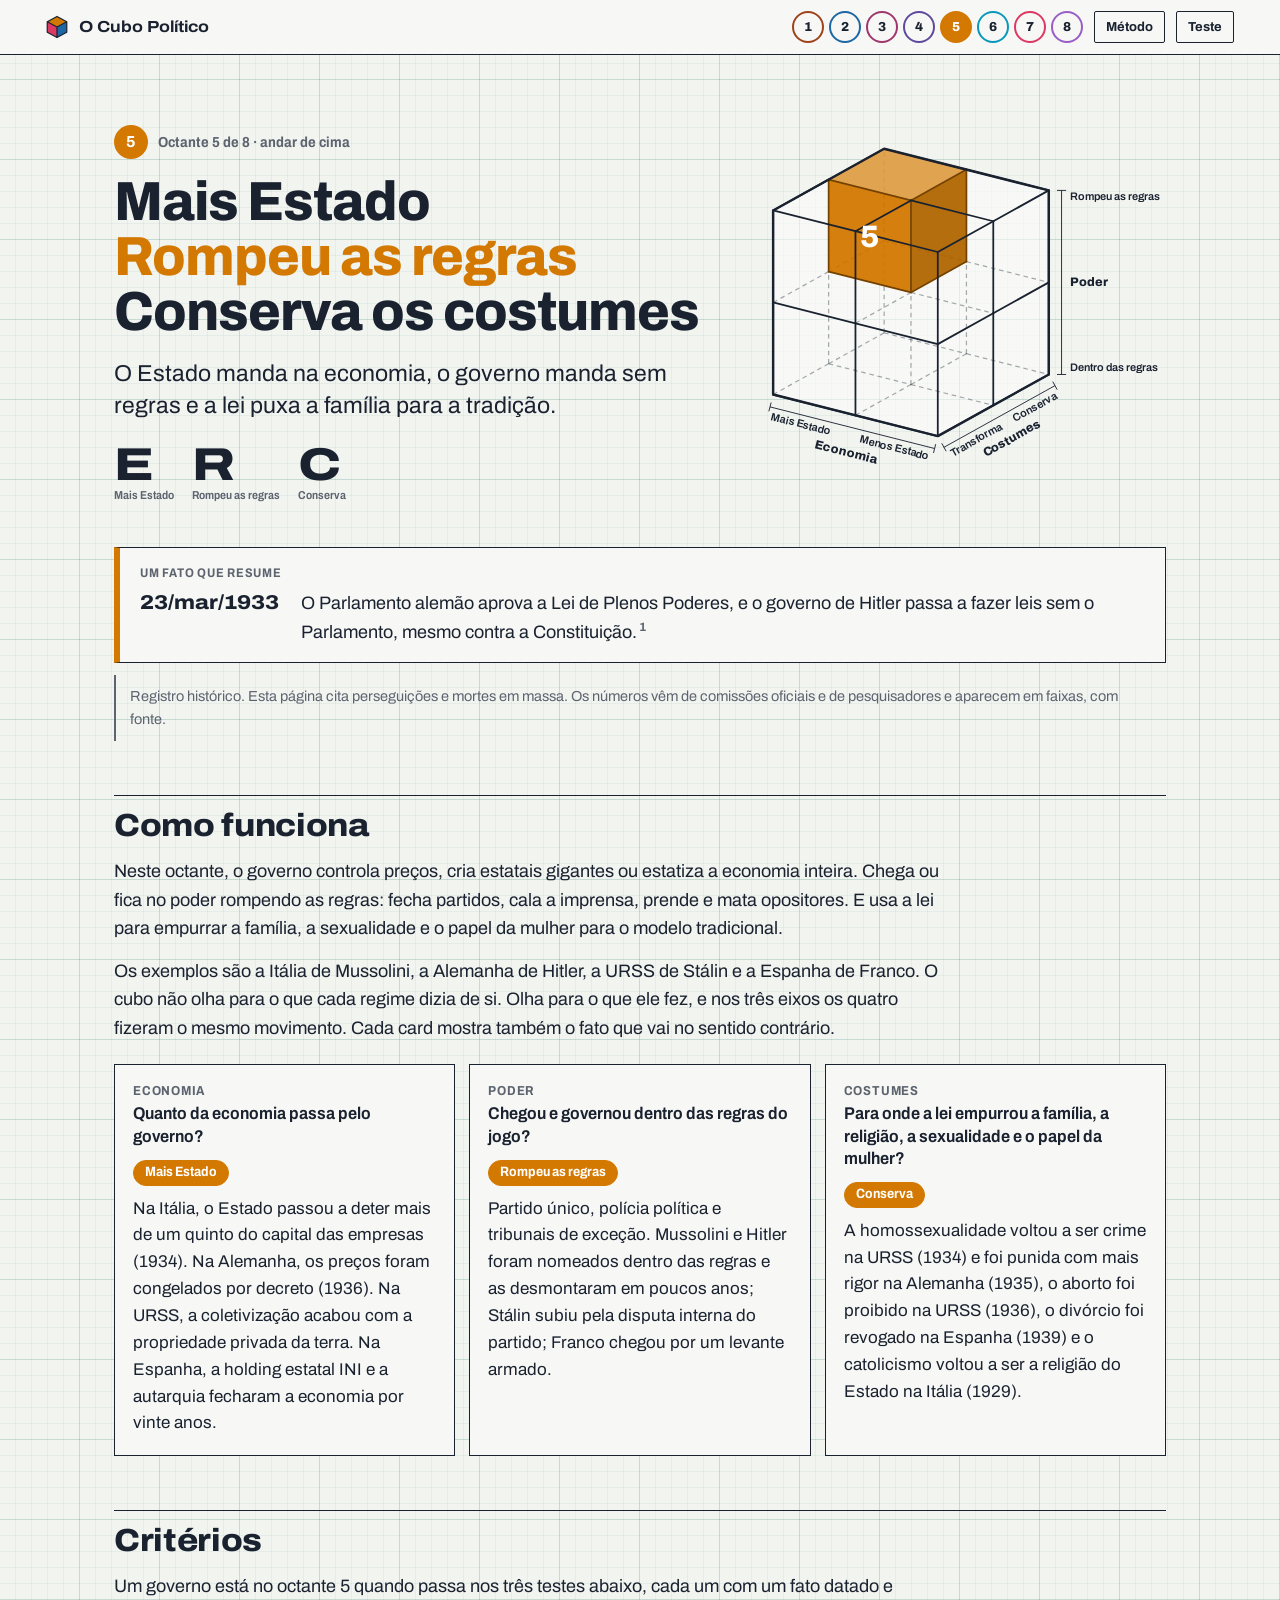
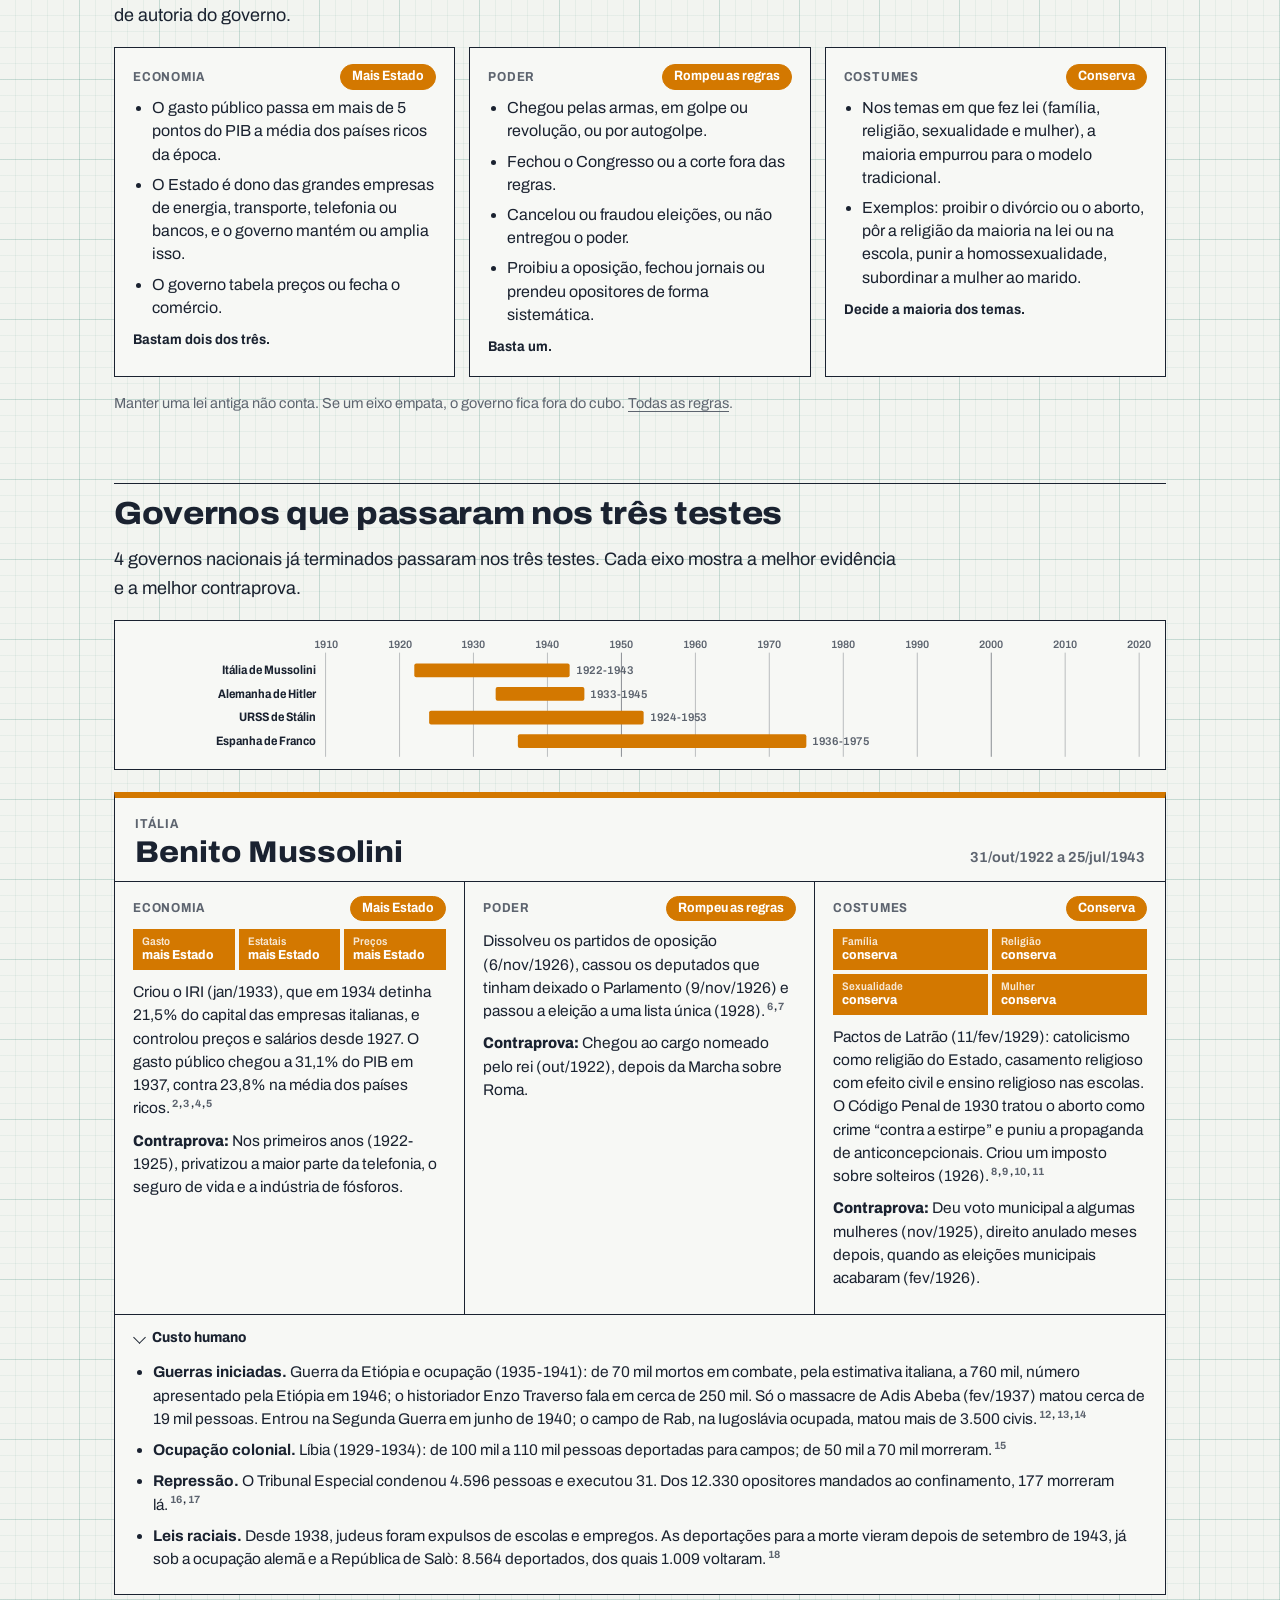
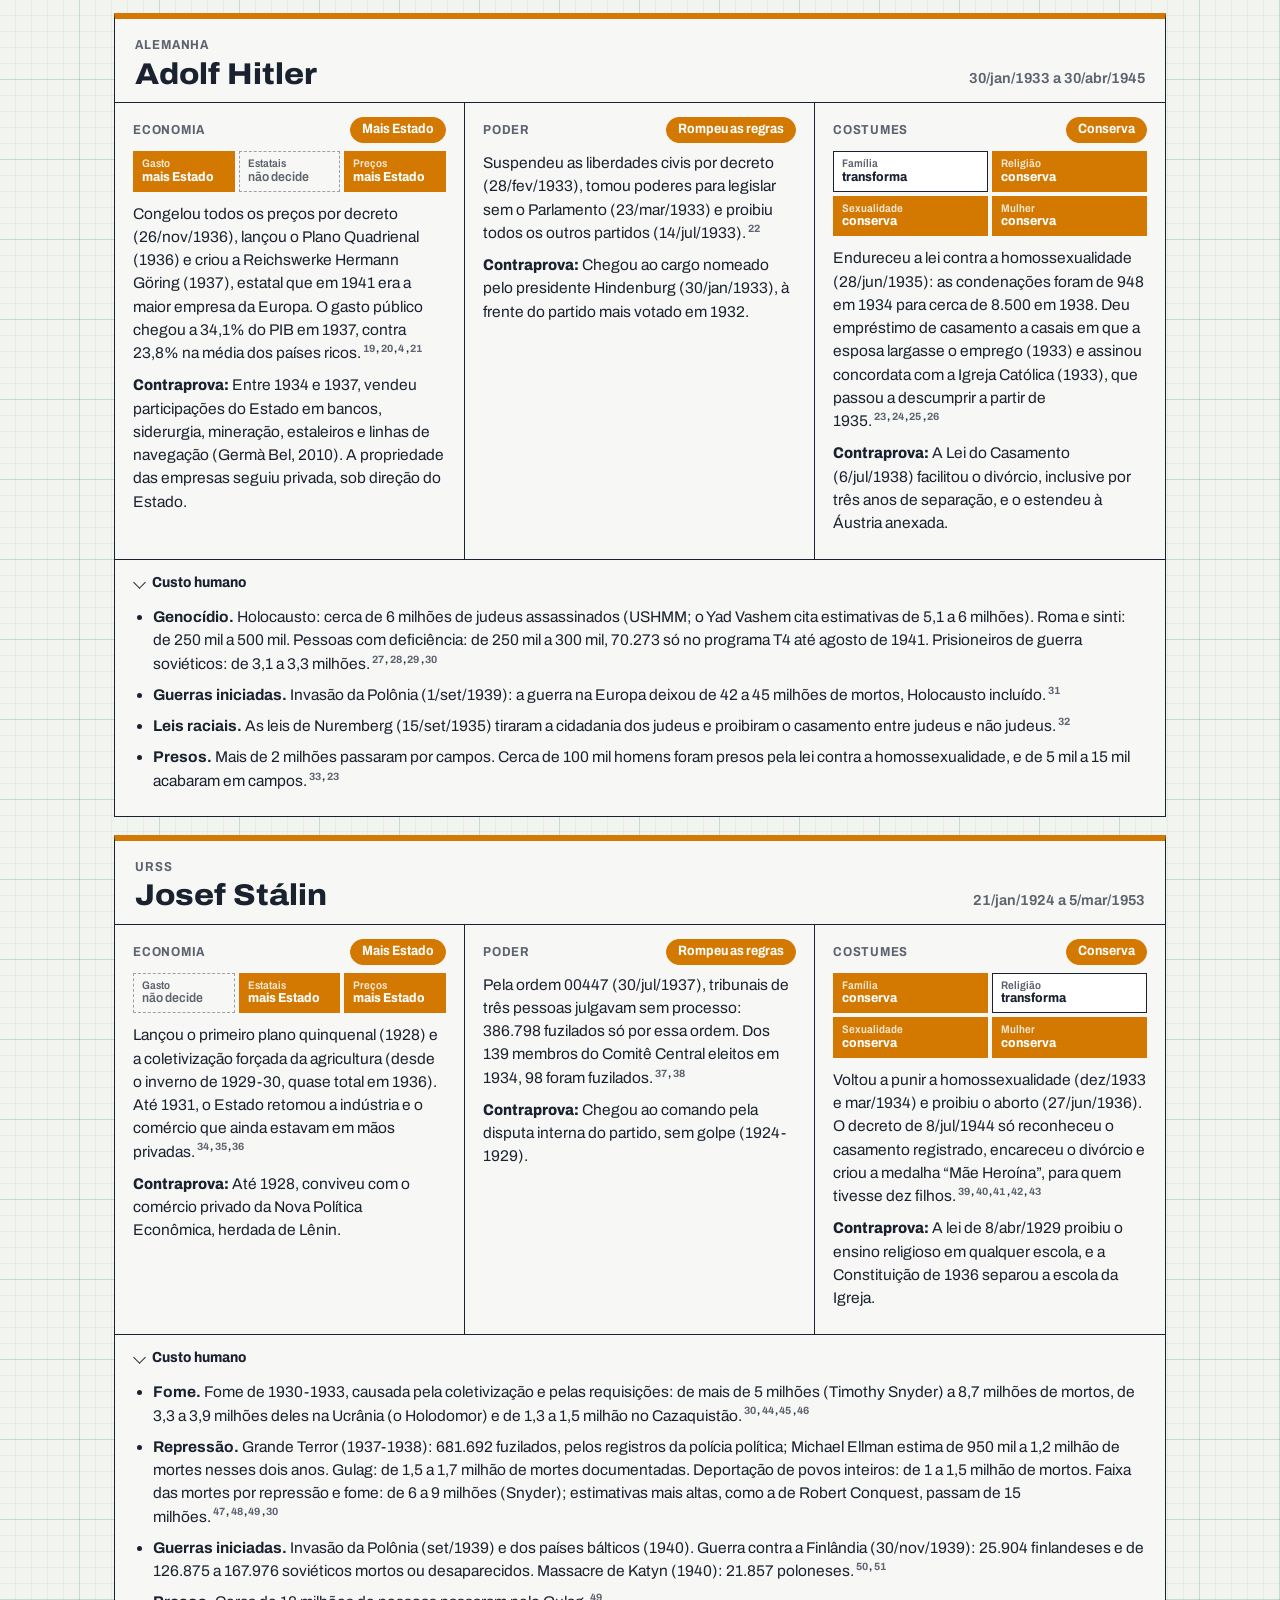
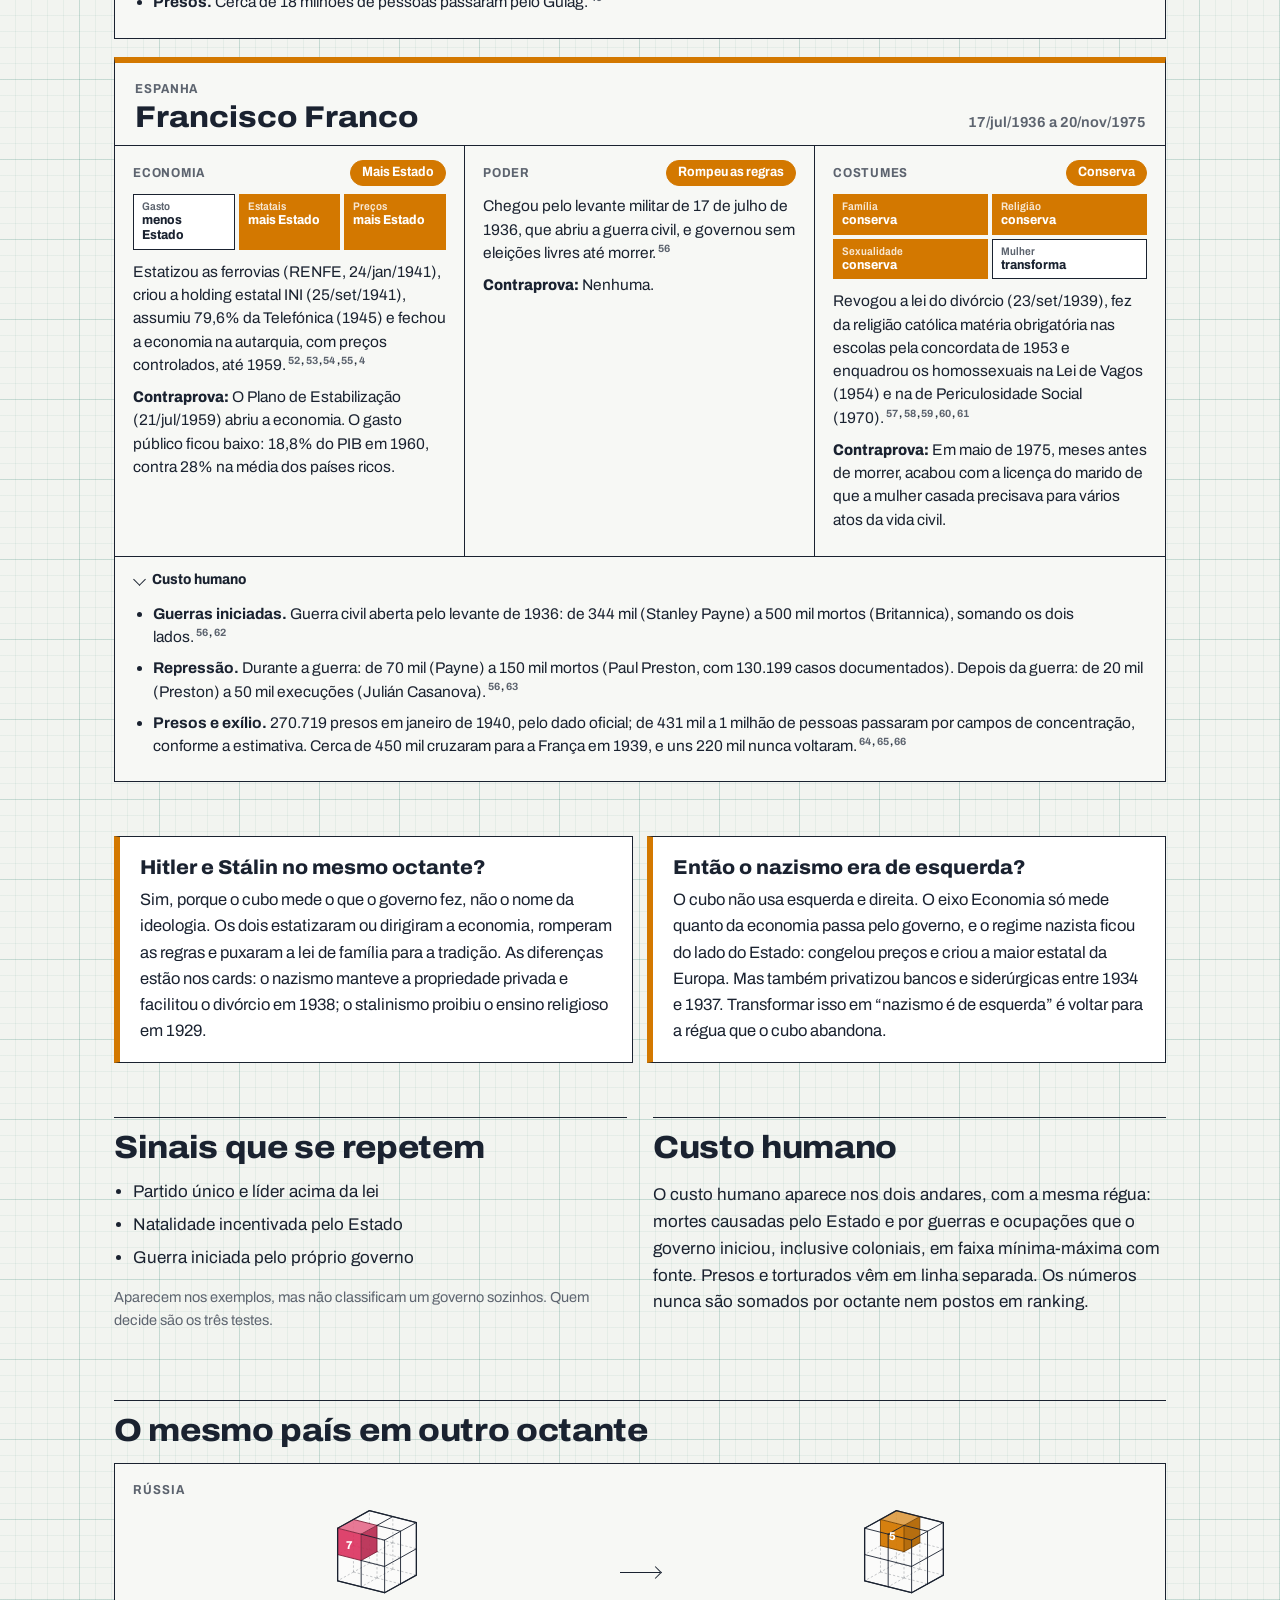
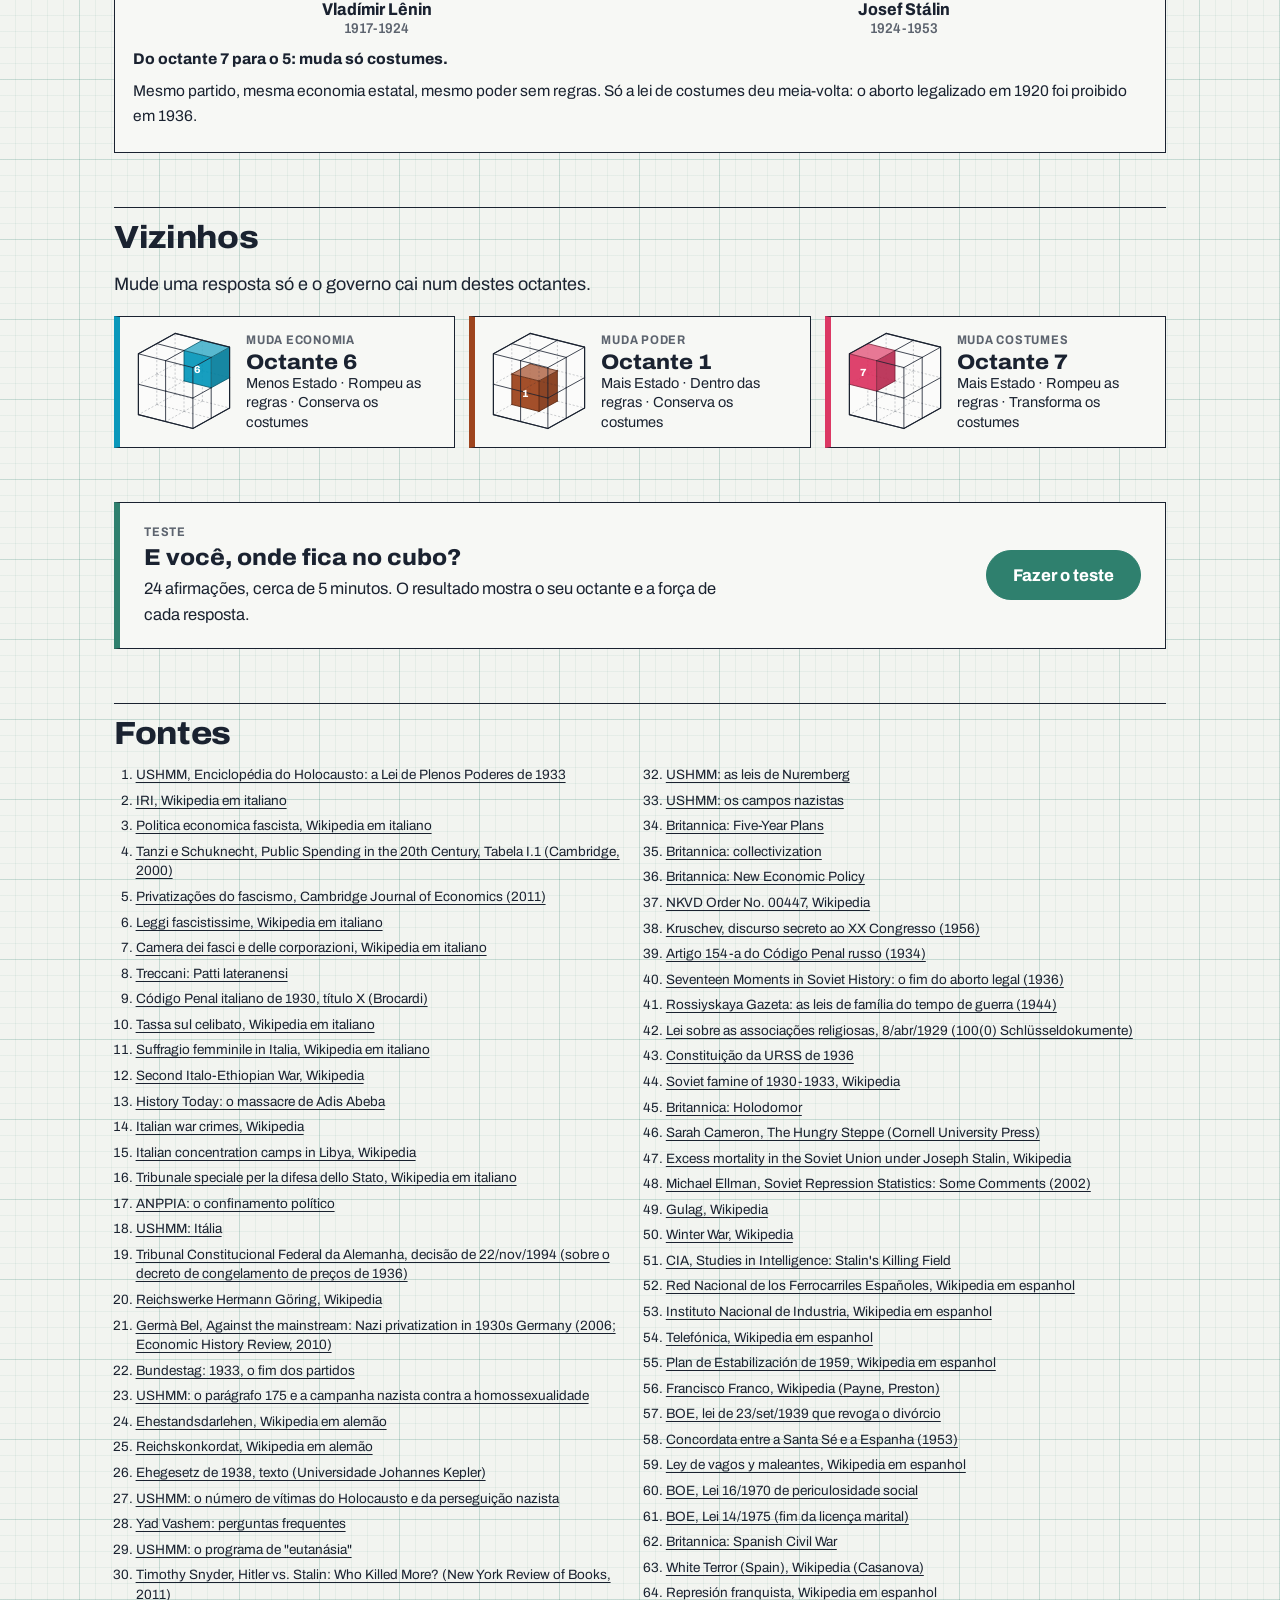
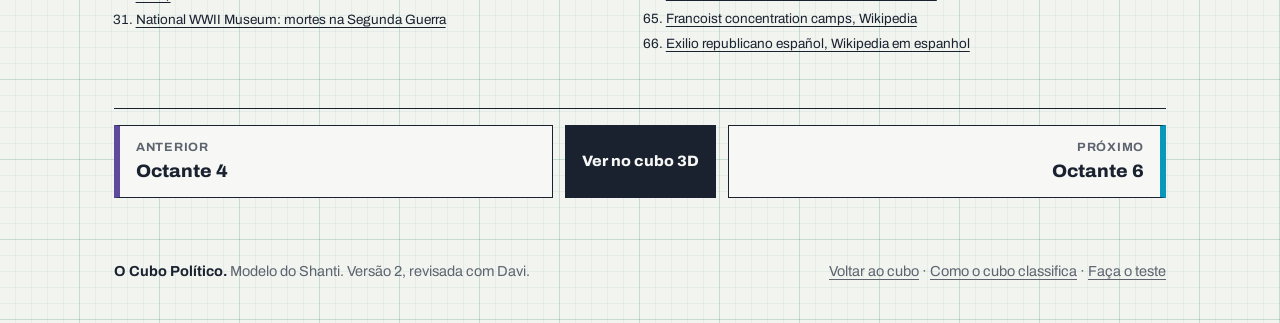
<file: octante-5.html>
<!doctype html>
<html lang="pt-BR">
<head>
<meta charset="utf-8">
<meta name="viewport" content="width=device-width, initial-scale=1, viewport-fit=cover">
<meta name="theme-color" content="#f2f4f0">
<meta name="color-scheme" content="light">
<title>Octante 5: mais estado, rompeu as regras, conserva os costumes | O Cubo Político</title>
<meta name="description" content="O Estado manda na economia, o governo manda sem regras e a lei puxa a família para a tradição. Governos que passaram nos três testes: Itália de Mussolini, Alemanha de Hitler, URSS de Stálin, Espanha de Franco.">
<meta property="og:type" content="article">
<meta property="og:locale" content="pt_BR">
<meta property="og:site_name" content="O Cubo Político">
<meta property="og:title" content="Octante 5: mais estado, rompeu as regras, conserva os costumes | O Cubo Político">
<meta property="og:description" content="O Estado manda na economia, o governo manda sem regras e a lei puxa a família para a tradição. Governos que passaram nos três testes: Itália de Mussolini, Alemanha de Hitler, URSS de Stálin, Espanha de Franco.">
<meta property="og:image" content="https://cubo-politico.vercel.app/og-octante-5.png">
<meta property="og:image:width" content="1200">
<meta property="og:image:height" content="630">
<meta property="og:url" content="https://cubo-politico.vercel.app/octante-5">
<meta name="twitter:card" content="summary_large_image">
<link rel="icon" href="data:image/svg+xml,%3Csvg xmlns='http://www.w3.org/2000/svg' viewBox='0 0 64 64'%3E%3Cpath d='M32 6 56 19 32 32 8 19Z' fill='%23d37800'/%3E%3Cpath d='M8 19 32 32 32 58 8 45Z' fill='%23dc3864'/%3E%3Cpath d='M56 19 32 32 32 58 56 45Z' fill='%231c67a4'/%3E%3Cpath d='M32 6 56 19 56 45 32 58 8 45 8 19Z M8 19 32 32 56 19 M32 32 32 58' fill='none' stroke='%231a2230' stroke-width='3' stroke-linejoin='round'/%3E%3C/svg%3E">
<style>

@font-face{font-family:"Archivo";src:url(archivo.woff2) format("woff2");font-weight:100 900;font-stretch:62% 125%;font-style:normal;font-display:swap}
:root{--papel:#f2f4f0;--papel-2:#f7f8f5;--nanquim:#1a2230;--grafite:#5d646f;--q:47 128 110;--f:"Archivo","Helvetica Neue",Arial,sans-serif;--lado:clamp(16px,4vw,44px)}
*{box-sizing:border-box}
html{background:var(--papel);-webkit-text-size-adjust:100%;text-size-adjust:100%;scroll-padding-top:70px}
body{margin:0;font-family:var(--f);font-size:17px;line-height:1.58;color:var(--nanquim);background:var(--papel);-webkit-font-smoothing:antialiased;
  background-image:linear-gradient(to right,rgb(var(--q) / .17) 1px,transparent 1px),linear-gradient(to bottom,rgb(var(--q) / .17) 1px,transparent 1px),linear-gradient(to right,rgb(var(--q) / .065) 1px,transparent 1px),linear-gradient(to bottom,rgb(var(--q) / .065) 1px,transparent 1px);
  background-size:80px 80px,80px 80px,16px 16px,16px 16px;background-position:-1px -1px}
a{color:inherit;text-underline-offset:3px}
:focus-visible{outline:2px solid var(--nanquim);outline-offset:2px}
.topo{position:sticky;top:0;z-index:20;display:flex;align-items:center;justify-content:space-between;gap:14px;padding:9px var(--lado);background:var(--papel-2);border-bottom:1px solid var(--nanquim)}
.marca{display:flex;align-items:center;gap:9px;font-size:16px;font-weight:800;font-stretch:112%;text-decoration:none;white-space:nowrap}
.marca svg{flex:none}
.nav-oct{display:flex;align-items:center;gap:5px;overflow-x:auto;scrollbar-width:none;padding:2px}
.nav-oct::-webkit-scrollbar{display:none}
.nav-oct a{flex:none;display:grid;place-items:center;width:32px;height:32px;border-radius:50%;border:2px solid var(--o);font-size:13px;font-weight:800;text-decoration:none;transition:background .2s,color .2s}
.nav-oct a:hover,.nav-oct a[aria-current]{background:var(--o);color:#fff}
.nav-oct a.metodo{width:auto;height:32px;border-radius:2px;border:1px solid var(--nanquim);padding:0 11px;margin-left:6px;font-weight:700}
.nav-oct a.metodo:hover,.nav-oct a.metodo[aria-current]{background:var(--nanquim);color:var(--papel-2)}
main{max-width:1140px;margin:0 auto;padding:0 var(--lado) 40px}
.hero-oct{display:grid;grid-template-columns:minmax(0,1.2fr) minmax(0,.8fr);gap:clamp(18px,4vw,48px);align-items:center;padding:clamp(30px,6vw,70px) 0 clamp(22px,4vw,44px)}
.hero-met{padding:clamp(34px,7vw,80px) 0 clamp(18px,3vw,30px)}
.rotulo-oct{display:flex;align-items:center;gap:10px;margin:0 0 16px;font-size:14.5px;font-weight:700;font-stretch:88%;color:var(--grafite)}
.rotulo-oct b{display:inline-grid;place-items:center;width:34px;height:34px;border-radius:50%;background:var(--c);color:#fff;font-size:16px;font-stretch:100%}
h1{margin:0 0 18px;font-size:clamp(34px,4.3vw,60px);line-height:1;font-weight:800;font-stretch:96%;letter-spacing:-.018em}
h1 span{display:block}
.pag-oct h1 span:nth-child(2){color:var(--c)}
.frase{margin:0 0 22px;font-size:clamp(19px,2vw,23px);line-height:1.4;max-width:29em;text-wrap:pretty}
.cod{display:flex;gap:18px}
.cod span{display:flex;flex-direction:column;gap:3px;font-size:clamp(30px,4.2vw,46px);line-height:.9;font-weight:800;font-stretch:125%}
.cod small{font-size:11.5px;font-weight:650;font-stretch:88%;color:var(--grafite);line-height:1.2}
.hero-cubo{display:flex;justify-content:center}
.cubo{display:block;max-width:100%;height:auto}
.marco{display:grid;grid-template-columns:auto 1fr;gap:4px 22px;align-items:baseline;margin:0 0 8px;padding:16px 20px;background:var(--papel-2);border:1px solid var(--nanquim);border-left:6px solid var(--c)}
.marco-rot{grid-column:1/-1;margin:0;font-size:12.5px;font-weight:700;font-stretch:88%;color:var(--grafite);text-transform:uppercase;letter-spacing:.06em}
.marco-data{margin:0;font-size:20px;font-weight:800;font-stretch:112%;white-space:nowrap}
.marco-txt{margin:0;font-size:18px}
.aviso{margin:12px 0 0;padding:10px 14px;font-size:14.5px;color:var(--grafite);border-left:2px solid var(--grafite)}
.secao{padding:clamp(30px,5vw,54px) 0 0}
.secao>h2,.secao>div>h2{margin:0 0 14px;padding-top:12px;border-top:1px solid var(--nanquim);font-size:clamp(24px,2.6vw,32px);line-height:1.1;font-weight:800;font-stretch:108%;letter-spacing:-.01em}
.lead{margin:0 0 18px;font-size:18px;max-width:44em;text-wrap:pretty}
.intro{margin:0 0 14px;font-size:18px;max-width:46em;text-wrap:pretty}
.nota{font-size:14.5px;color:var(--grafite);max-width:52em}
.tres{display:grid;grid-template-columns:repeat(3,minmax(0,1fr));gap:14px;margin-top:22px}
.bloco-eixo,.crit,.eixo-met{padding:16px 18px 18px;background:var(--papel-2);border:1px solid var(--nanquim)}
.bloco-eixo p{margin:0 0 10px}
.bloco-eixo p:last-child{margin:0}
.be-nome{margin:0 0 2px!important;font-size:13px;font-weight:700;font-stretch:88%;color:var(--grafite);text-transform:uppercase;letter-spacing:.06em}
.be-perg{font-weight:650;font-stretch:92%;line-height:1.3}
.chip{display:inline-block;margin:0 0 10px;padding:3px 11px 4px;border-radius:999px;font-size:13.5px;font-weight:700;font-stretch:90%;line-height:1.25;border:1.5px solid var(--nanquim);background:#fff}
.chip.on{background:var(--c);border-color:var(--c);color:#fff}
.pag-met .chip.on{background:var(--nanquim);border-color:var(--nanquim)}
.criterios{display:grid;grid-template-columns:repeat(3,minmax(0,1fr));gap:14px}
.crit-cab{display:flex;align-items:center;justify-content:space-between;gap:10px;margin:0 0 6px;font-size:13px;font-weight:700;font-stretch:88%;color:var(--grafite);text-transform:uppercase;letter-spacing:.06em}
.crit-cab .chip{margin:0;text-transform:none;letter-spacing:0}
.crit ul,.eixo-met ul{margin:0 0 10px;padding-left:1.1em}
.crit li,.eixo-met li{margin:0 0 7px;font-size:16px;line-height:1.45}
.crit-regra{margin:0;font-size:14px;font-weight:700;font-stretch:92%}
.lt-caixa{margin:0 0 22px;padding:12px 14px 6px;background:var(--papel-2);border:1px solid var(--nanquim);overflow-x:auto}
.linha-tempo{display:block;width:100%;min-width:640px;height:auto;font-family:var(--f)}
.lt-ano{font-size:11px;fill:var(--grafite);font-weight:600}
.lt-rot{font-size:12.5px;font-weight:700;fill:var(--nanquim);font-stretch:88%}
.lt-anos{font-size:11.5px;fill:var(--grafite);font-weight:600}
.lt-num{font-size:11px;font-weight:800;fill:#fff}
.govs{display:grid;gap:18px}
.gov{background:var(--papel-2);border:1px solid var(--nanquim);border-top:6px solid var(--c)}
.gov-cab{display:grid;grid-template-columns:1fr auto;align-items:end;gap:2px 16px;padding:16px 20px 12px;border-bottom:1px solid var(--nanquim)}
.gov-pais{grid-column:1/-1;margin:0;font-size:13px;font-weight:700;font-stretch:88%;color:var(--grafite);text-transform:uppercase;letter-spacing:.07em}
.gov h3{margin:0;font-size:clamp(24px,2.6vw,30px);line-height:1.08;font-weight:800;font-stretch:108%}
.gov-per{margin:0;font-size:14.5px;font-weight:650;color:var(--grafite);white-space:nowrap}
.gov-eixos{display:grid;grid-template-columns:repeat(3,minmax(0,1fr))}
.eixo-g{padding:14px 18px 16px;border-right:1px solid var(--nanquim)}
.eixo-g:last-child{border-right:0}
.eixo-g-cab{display:flex;align-items:center;justify-content:space-between;gap:8px;margin-bottom:8px}
.eixo-g-cab .chip{margin:0}
.eixo-nome{font-size:13px;font-weight:700;font-stretch:88%;color:var(--grafite);text-transform:uppercase;letter-spacing:.06em}
.ev,.cp{margin:0 0 9px;font-size:15.5px;line-height:1.5}
.cp span{font-weight:800;font-stretch:92%}
.cp span::after{content:":"}
.placar{display:grid;grid-template-columns:repeat(3,minmax(0,1fr));gap:4px;margin:0 0 10px;padding:0;list-style:none}
.placar--4{grid-template-columns:repeat(2,minmax(0,1fr))}
.placar li{display:flex;flex-direction:column;min-width:0;padding:5px 8px 6px;border:1px solid rgb(26 34 48 / .4);background:#fff;line-height:1.15}
.placar li span{font-size:11px;font-weight:650;font-stretch:88%;color:var(--grafite);white-space:nowrap;overflow:hidden;text-overflow:ellipsis}
.placar li b{font-size:13px;font-weight:750;font-stretch:92%}
.placar li.ok{background:var(--c);border-color:var(--c)}
.placar li.ok span{color:rgb(255 255 255 / .82)}
.placar li.ok b{color:#fff}
.placar li.contra{border:1.5px solid var(--nanquim)}
.placar li.nd{border-style:dashed;background:transparent}
.placar li.nd b{font-weight:600;color:var(--grafite)}
.custo{border-top:1px solid var(--nanquim)}
.custo summary{cursor:pointer;padding:11px 20px;font-size:14.5px;font-weight:750;font-stretch:92%;list-style:none;display:flex;align-items:center;gap:8px}
.custo summary::-webkit-details-marker{display:none}
.custo summary::before{content:"";width:8px;height:8px;border-right:1.5px solid var(--nanquim);border-bottom:1.5px solid var(--nanquim);transform:rotate(-45deg);transition:transform .2s}
.custo[open] summary::before{transform:rotate(45deg)}
.custo ul{margin:0;padding:0 20px 16px 38px}
.custo li{margin:0 0 8px;font-size:15.5px;line-height:1.5}
.ref{font-size:.68em;line-height:0;margin-left:1px;font-weight:700;white-space:nowrap;letter-spacing:.02em}
.ref a{text-decoration:none;color:var(--grafite);padding:0 1px}
.ref a:hover{color:var(--nanquim);text-decoration:underline}
.secao--caixas{display:grid;grid-template-columns:repeat(auto-fit,minmax(280px,1fr));gap:14px}
.caixa{padding:18px 20px;border:1px solid var(--nanquim);background:#fff;border-left:6px solid var(--c)}
.caixa h3{margin:0 0 8px;font-size:20px;line-height:1.2;font-weight:800;font-stretch:104%}
.caixa p{margin:0;font-size:16.5px}
.secao--duas{display:grid;grid-template-columns:repeat(2,minmax(0,1fr));gap:26px}
.sinais{margin:0 0 10px;padding-left:1.1em}
.sinais li{margin:0 0 6px;font-size:17px}
.setas{display:grid;grid-template-columns:repeat(auto-fit,minmax(300px,1fr));gap:14px}
.seta{padding:16px 18px;background:var(--papel-2);border:1px solid var(--nanquim)}
.seta p{margin:0 0 8px;font-size:15.5px}
.seta-pais{font-size:13px!important;font-weight:700;font-stretch:88%;color:var(--grafite);text-transform:uppercase;letter-spacing:.07em}
.seta-par{display:grid;grid-template-columns:1fr 40px 1fr;align-items:center;margin:4px 0 10px}
.seta-par a{display:flex;flex-direction:column;align-items:center;text-decoration:none;text-align:center;font-weight:750;font-stretch:92%;line-height:1.2}
.seta-par a small{font-weight:600;color:var(--grafite)}
.seta-par .cubo{width:84px;height:auto;margin-bottom:4px}
.seta-meio i{display:block;position:relative;height:1.5px;background:var(--nanquim)}
.seta-meio i::after{content:"";position:absolute;right:0;top:-4px;width:8px;height:8px;border-top:1.5px solid var(--nanquim);border-right:1.5px solid var(--nanquim);transform:rotate(45deg)}
.seta-muda{font-weight:750}
.vizinhos{display:grid;grid-template-columns:repeat(3,minmax(0,1fr));gap:14px}
.viz{display:grid;grid-template-columns:96px 1fr;grid-template-rows:auto auto 1fr;column-gap:14px;align-items:start;padding:14px 16px;text-decoration:none;background:var(--papel-2);border:1px solid var(--nanquim);border-left:6px solid var(--c);transition:background .2s}
.viz:hover{background:#fff}
.viz .cubo{grid-row:1/4;width:96px}
.viz-muda{font-size:12.5px;font-weight:700;font-stretch:88%;color:var(--grafite);text-transform:uppercase;letter-spacing:.06em}
.viz-n{font-size:21px;font-weight:800;font-stretch:108%;line-height:1.1}
.viz-pal{font-size:14.5px;line-height:1.35}
.quase{display:grid;gap:12px}
.q-item{padding:14px 18px;border:1px dashed var(--nanquim);background:rgb(247 248 245 / .8)}
.q-item h3{margin:0 0 6px;font-size:19px;font-weight:800;font-stretch:104%}
.q-item h3 span{font-weight:600;color:var(--grafite);font-size:15px;margin-left:6px}
.q-item p{margin:0 0 4px;font-size:16px}
.fontes{margin:0;padding-left:1.6em;columns:2 340px;column-gap:30px;font-size:13.5px;line-height:1.45}
.fontes li{margin:0 0 6px;break-inside:avoid}
.fontes li:target{background:#fff4c2}
.pag-nav{display:grid;grid-template-columns:1fr auto 1fr;gap:12px;align-items:stretch;margin:clamp(34px,5vw,54px) 0 0;padding-top:16px;border-top:1px solid var(--nanquim)}
.pag-nav a{display:flex;flex-direction:column;justify-content:center;padding:12px 16px;min-height:56px;border:1px solid var(--nanquim);background:var(--papel-2);text-decoration:none;font-weight:800;font-stretch:104%;font-size:18px}
.pag-nav a small{font-size:12px;font-weight:700;color:var(--grafite);text-transform:uppercase;letter-spacing:.06em}
.pag-nav a:last-child{text-align:right;border-right:6px solid var(--c)}
.pag-nav a:first-child{border-left:6px solid var(--c)}
.pag-nav .ver3d{justify-content:center;align-items:center;background:var(--nanquim);color:var(--papel-2);font-size:15px}
.rodape{max-width:1140px;margin:0 auto;padding:22px var(--lado) 40px;font-size:14.5px;color:var(--grafite);display:flex;flex-wrap:wrap;justify-content:space-between;gap:8px 20px}
.rodape p{margin:0}
.rodape strong{color:var(--nanquim)}
.eixos-met{display:grid;grid-template-columns:repeat(3,minmax(0,1fr));gap:14px}
.eixo-met h3{margin:0 0 10px;font-size:20px;line-height:1.25;font-weight:800;font-stretch:100%}
.polos{display:flex;flex-wrap:wrap;align-items:center;gap:6px 8px;margin:0 0 12px}
.polos .chip{margin:0}
.polos span{font-size:13px;color:var(--grafite)}
.regras{display:grid;grid-template-columns:repeat(2,minmax(0,1fr));gap:12px;margin:0}
.regras div{padding:14px 18px;background:var(--papel-2);border:1px solid var(--nanquim)}
.regras dt{font-weight:800;font-stretch:104%;font-size:18px;margin:0 0 4px}
.regras dd{margin:0;font-size:16px}
.tabela{border-collapse:collapse;width:100%;max-width:420px;background:var(--papel-2);border:1px solid var(--nanquim);font-size:16px}
.tabela th,.tabela td{padding:7px 14px;border-bottom:1px solid rgb(26 34 48 / .25);text-align:left}
.tabela th{font-size:13px;font-weight:700;font-stretch:88%;color:var(--grafite);text-transform:uppercase;letter-spacing:.05em}
.tabela td:last-child{font-weight:750;font-variant-numeric:tabular-nums}
.itens-teste{margin:14px 0 0;background:var(--papel-2);border:1px solid var(--nanquim)}
.itens-teste summary{cursor:pointer;padding:13px 18px;font-weight:750;font-stretch:96%;font-size:17px}
.tabela-rola{overflow-x:auto;padding:0 12px 12px}
.tabela--itens{max-width:none;font-size:15px}
.tabela--itens td{vertical-align:top}
.tabela--itens td:last-child{white-space:nowrap}
.tabela--itens td:nth-child(2){font-variant-numeric:tabular-nums;color:var(--grafite)}
.lead a{font-weight:750}
.faq{display:grid;gap:8px}
.faq details{background:var(--papel-2);border:1px solid var(--nanquim)}
.faq summary{cursor:pointer;padding:13px 18px;font-weight:750;font-stretch:96%;font-size:17px}
.faq details p{margin:0;padding:0 18px 16px;font-size:16.5px;max-width:52em}
.mudancas{display:grid;grid-template-columns:repeat(2,minmax(0,1fr));gap:14px}
.mud{padding:16px 18px;background:var(--papel-2);border:1px solid var(--nanquim)}
.mud h3{margin:0 0 10px;font-size:19px;font-weight:800}
.mud p{margin:0 0 8px;font-size:15.5px}
.mud p span{display:block;font-size:12px;font-weight:700;font-stretch:88%;text-transform:uppercase;letter-spacing:.06em;color:var(--grafite)}
.mud .antes{color:var(--grafite)}
.mud .depois{font-weight:650}
.mud .porque{padding-top:8px;border-top:1px dashed rgb(26 34 48 / .4);margin:0}
.sr{position:absolute!important;width:1px;height:1px;padding:0;margin:-1px;overflow:hidden;clip:rect(0,0,0,0);white-space:nowrap;border:0}
.btn-t{display:inline-flex;align-items:center;justify-content:center;gap:8px;min-height:50px;padding:0 26px;border-radius:999px;border:1.5px solid var(--nanquim);background:var(--papel-2);color:var(--nanquim);font:inherit;font-size:17px;font-weight:750;font-stretch:96%;line-height:1.15;text-align:center;text-decoration:none;cursor:pointer;transition:background .2s,color .2s}
.btn-t:hover{background:#fff}
.btn-t--prim{background:var(--nanquim);color:var(--papel-2)}
.btn-t--prim:hover{background:#2c3850}
.cta-teste{display:flex;align-items:center;justify-content:space-between;gap:16px 28px;flex-wrap:wrap;margin:clamp(30px,5vw,54px) 0 0;padding:20px 24px;background:var(--papel-2);border:1px solid var(--nanquim);border-left:6px solid #2f806e}
.cta-teste p{margin:0;font-size:16.5px;max-width:36em}
.cta-rot{font-size:12.5px!important;font-weight:700;font-stretch:88%;color:var(--grafite);text-transform:uppercase;letter-spacing:.06em}
.cta-tit{font-size:23px!important;font-weight:800;font-stretch:104%;line-height:1.2;margin:2px 0 4px!important}
.cta-teste .btn-t--prim{background:#2f806e;border-color:#2f806e;color:#fff}
.cta-teste .btn-t--prim:hover{background:#256a5b}
@media (max-width:900px){
  .hero-oct{grid-template-columns:1fr}
  .hero-cubo{order:-1;max-width:420px;margin:0 auto}
  .tres,.criterios,.eixos-met,.vizinhos{grid-template-columns:1fr}
  .gov-eixos{grid-template-columns:1fr}
  .eixo-g{border-right:0;border-bottom:1px solid var(--nanquim)}
  .eixo-g:last-child{border-bottom:0}
  .secao--duas,.regras,.mudancas{grid-template-columns:1fr}
}
@media (max-width:560px){
  body{font-size:16.5px}
  .marca b{display:none}
  .topo{gap:6px}
  .nav-oct{gap:3px}
  .nav-oct a{width:26px;height:26px;font-size:12px;border-width:1.5px}
  .nav-oct a.metodo{height:26px;padding:0 6px;margin-left:3px}
  .nav-oct a.nav-teste{display:none}
  .gov-cab{grid-template-columns:1fr}
  .gov-per{white-space:normal}
  .marco{grid-template-columns:1fr}
  .pag-nav{grid-template-columns:1fr 1fr}
  .pag-nav .ver3d{grid-column:1/-1;order:3}
  .fontes{columns:1}
  .viz{grid-template-columns:76px 1fr}
  .viz .cubo{width:76px}
}
@media (prefers-reduced-motion:reduce){*{transition:none!important}}
@media print{.topo,.pag-nav{display:none}body{background:#fff}.custo summary::before{display:none}}

</style>
</head>

<body class="pag-oct" style="--c:#d37800">
<header class="topo"><a class="marca" href="index.html" aria-label="O Cubo Político: voltar ao cubo"><svg viewBox="0 0 64 64" width="26" height="26" aria-hidden="true"><path d="M32 6 56 19 32 32 8 19Z" fill="#d37800"/><path d="M8 19 32 32 32 58 8 45Z" fill="#dc3864"/><path d="M56 19 32 32 32 58 56 45Z" fill="#1c67a4"/><path d="M32 6 56 19 56 45 32 58 8 45 8 19Z M8 19 32 32 56 19 M32 32 32 58" fill="none" stroke="#1a2230" stroke-width="3" stroke-linejoin="round"/></svg><b>O Cubo Político</b></a><nav class="nav-oct" aria-label="Octantes"><a href="octante-1.html" style="--o:#9e441d" aria-label="Octante 1: mais estado, dentro das regras, conserva os costumes">1</a><a href="octante-2.html" style="--o:#1c67a4" aria-label="Octante 2: menos estado, dentro das regras, conserva os costumes">2</a><a href="octante-3.html" style="--o:#9f366c" aria-label="Octante 3: mais estado, dentro das regras, transforma os costumes">3</a><a href="octante-4.html" style="--o:#5e499d" aria-label="Octante 4: menos estado, dentro das regras, transforma os costumes">4</a><a href="octante-5.html" style="--o:#d37800" aria-current="page" aria-label="Octante 5: mais estado, rompeu as regras, conserva os costumes">5</a><a href="octante-6.html" style="--o:#0998bb" aria-label="Octante 6: menos estado, rompeu as regras, conserva os costumes">6</a><a href="octante-7.html" style="--o:#dc3864" aria-label="Octante 7: mais estado, rompeu as regras, transforma os costumes">7</a><a href="octante-8.html" style="--o:#995dc7" aria-label="Octante 8: menos estado, rompeu as regras, transforma os costumes">8</a><a class="metodo" href="metodo.html">Método</a><a class="metodo nav-teste" href="teste.html">Teste</a></nav></header>
<main>
<section class="hero-oct"><div class="hero-txt"><p class="rotulo-oct"><b>5</b>Octante 5 de 8 · andar de cima</p><h1><span>Mais Estado</span><span>Rompeu as regras</span><span>Conserva os costumes</span></h1><p class="frase">O Estado manda na economia, o governo manda sem regras e a lei puxa a família para a tradição.</p><div class="cod" aria-label="Código ERC"><span>E<small>Mais Estado</small></span><span>R<small>Rompeu as regras</small></span><span>C<small>Conserva</small></span></div></div><div class="hero-cubo"><svg class="cubo cubo--grande" viewBox="0 0 440 389" width="440" height="389" role="img" aria-label="O octante 5 no cubo: mais estado, rompeu as regras, conserva os costumes" xmlns="http://www.w3.org/2000/svg"><path d="M312.0 261.3 L312.0 59.6 L190.4 127.1 L190.4 328.8 Z" fill="#ffffff" fill-opacity=".5"/><path d="M131.6 14.0 L312.0 59.6 L190.4 127.1 L10.0 81.6 Z" fill="#ffffff" fill-opacity=".5"/><path d="M10.0 283.3 L190.4 328.8 L190.4 127.1 L10.0 81.6 Z" fill="#ffffff" fill-opacity=".5"/><path d="M131.6 215.7L131.6 114.9" stroke="#1a2230" stroke-opacity=".38" stroke-width="1.35" stroke-dasharray="5.1 4.1"/><path d="M131.6 215.7L221.8 238.5" stroke="#1a2230" stroke-opacity=".38" stroke-width="1.35" stroke-dasharray="5.1 4.1"/><path d="M131.6 215.7L70.8 249.5" stroke="#1a2230" stroke-opacity=".38" stroke-width="1.35" stroke-dasharray="5.1 4.1"/><path d="M221.8 238.5L221.8 137.6" stroke="#1a2230" stroke-opacity=".38" stroke-width="1.35" stroke-dasharray="5.1 4.1"/><path d="M221.8 238.5L312.0 261.3" stroke="#1a2230" stroke-opacity=".38" stroke-width="1.35" stroke-dasharray="5.1 4.1"/><path d="M221.8 238.5L161.0 272.3" stroke="#1a2230" stroke-opacity=".38" stroke-width="1.35" stroke-dasharray="5.1 4.1"/><path d="M70.8 249.5L70.8 148.6" stroke="#1a2230" stroke-opacity=".38" stroke-width="1.35" stroke-dasharray="5.1 4.1"/><path d="M70.8 249.5L161.0 272.3" stroke="#1a2230" stroke-opacity=".38" stroke-width="1.35" stroke-dasharray="5.1 4.1"/><path d="M221.8 137.6L312.0 160.4" stroke="#1a2230" stroke-opacity=".38" stroke-width="1.35" stroke-dasharray="5.1 4.1"/><path d="M70.8 249.5L10.0 283.3" stroke="#1a2230" stroke-opacity=".38" stroke-width="1.35" stroke-dasharray="5.1 4.1"/><path d="M131.6 114.9L221.8 137.6" stroke="#744200" stroke-width="1.52" stroke-dasharray="5.1 4.1" stroke-opacity=".7"/><path d="M131.6 114.9L131.6 14.0" stroke="#744200" stroke-width="1.52" stroke-dasharray="5.1 4.1" stroke-opacity=".7"/><path d="M131.6 114.9L70.8 148.6" stroke="#744200" stroke-width="1.52" stroke-dasharray="5.1 4.1" stroke-opacity=".7"/><path d="M221.8 137.6 L221.8 36.8 L161.0 70.6 L161.0 171.4 Z" fill="#b16500" fill-opacity=".94"/><path d="M131.6 14.0 L221.8 36.8 L161.0 70.6 L70.8 47.8 Z" fill="#df9e47" fill-opacity=".94"/><path d="M70.8 148.6 L161.0 171.4 L161.0 70.6 L70.8 47.8 Z" fill="#d37800" fill-opacity=".94"/><path d="M161.0 272.3L161.0 171.4" stroke="#1a2230" stroke-opacity=".38" stroke-width="1.35" stroke-dasharray="5.1 4.1"/><path d="M70.8 148.6L10.0 182.4" stroke="#1a2230" stroke-opacity=".38" stroke-width="1.35" stroke-dasharray="5.1 4.1"/><path d="M161.0 272.3L251.2 295.1" stroke="#1a2230" stroke-opacity=".38" stroke-width="1.35" stroke-dasharray="5.1 4.1"/><path d="M161.0 272.3L100.2 306.0" stroke="#1a2230" stroke-opacity=".38" stroke-width="1.35" stroke-dasharray="5.1 4.1"/><path d="M161.0 171.4L251.2 194.2" stroke="#1a2230" stroke-opacity=".38" stroke-width="1.35" stroke-dasharray="5.1 4.1"/><path d="M161.0 171.4L100.2 205.2" stroke="#1a2230" stroke-opacity=".38" stroke-width="1.35" stroke-dasharray="5.1 4.1"/><path d="M70.8 148.6L161.0 171.4" stroke="#744200" stroke-width="1.86" stroke-linecap="round"/><path d="M131.6 14.0L221.8 36.8" stroke="#744200" stroke-width="1.86" stroke-linecap="round"/><path d="M70.8 47.8L161.0 70.6" stroke="#744200" stroke-width="1.86" stroke-linecap="round"/><path d="M70.8 148.6L70.8 47.8" stroke="#744200" stroke-width="1.86" stroke-linecap="round"/><path d="M221.8 137.6L221.8 36.8" stroke="#744200" stroke-width="1.86" stroke-linecap="round"/><path d="M161.0 171.4L161.0 70.6" stroke="#744200" stroke-width="1.86" stroke-linecap="round"/><path d="M131.6 14.0L70.8 47.8" stroke="#744200" stroke-width="1.86" stroke-linecap="round"/><path d="M221.8 137.6L161.0 171.4" stroke="#744200" stroke-width="1.86" stroke-linecap="round"/><path d="M221.8 36.8L161.0 70.6" stroke="#744200" stroke-width="1.86" stroke-linecap="round"/><path d="M10.0 283.3L100.2 306.0" stroke="#1a2230" stroke-width="1.95" stroke-linecap="round"/><path d="M100.2 306.0L190.4 328.8" stroke="#1a2230" stroke-width="1.95" stroke-linecap="round"/><path d="M10.0 182.4L100.2 205.2" stroke="#1a2230" stroke-width="1.95" stroke-linecap="round"/><path d="M100.2 205.2L190.4 228.0" stroke="#1a2230" stroke-width="1.95" stroke-linecap="round"/><path d="M221.8 36.8L312.0 59.6" stroke="#1a2230" stroke-width="1.95" stroke-linecap="round"/><path d="M161.0 70.6L251.2 93.4" stroke="#1a2230" stroke-width="1.95" stroke-linecap="round"/><path d="M10.0 81.6L100.2 104.3" stroke="#1a2230" stroke-width="1.95" stroke-linecap="round"/><path d="M100.2 104.3L190.4 127.1" stroke="#1a2230" stroke-width="1.95" stroke-linecap="round"/><path d="M10.0 283.3L10.0 182.4" stroke="#1a2230" stroke-width="1.95" stroke-linecap="round"/><path d="M10.0 182.4L10.0 81.6" stroke="#1a2230" stroke-width="1.95" stroke-linecap="round"/><path d="M100.2 306.0L100.2 205.2" stroke="#1a2230" stroke-width="1.95" stroke-linecap="round"/><path d="M100.2 205.2L100.2 104.3" stroke="#1a2230" stroke-width="1.95" stroke-linecap="round"/><path d="M312.0 261.3L312.0 160.4" stroke="#1a2230" stroke-width="1.95" stroke-linecap="round"/><path d="M312.0 160.4L312.0 59.6" stroke="#1a2230" stroke-width="1.95" stroke-linecap="round"/><path d="M251.2 295.1L251.2 194.2" stroke="#1a2230" stroke-width="1.95" stroke-linecap="round"/><path d="M251.2 194.2L251.2 93.4" stroke="#1a2230" stroke-width="1.95" stroke-linecap="round"/><path d="M190.4 328.8L190.4 228.0" stroke="#1a2230" stroke-width="1.95" stroke-linecap="round"/><path d="M190.4 228.0L190.4 127.1" stroke="#1a2230" stroke-width="1.95" stroke-linecap="round"/><path d="M70.8 47.8L10.0 81.6" stroke="#1a2230" stroke-width="1.95" stroke-linecap="round"/><path d="M161.0 70.6L100.2 104.3" stroke="#1a2230" stroke-width="1.95" stroke-linecap="round"/><path d="M312.0 261.3L251.2 295.1" stroke="#1a2230" stroke-width="1.95" stroke-linecap="round"/><path d="M251.2 295.1L190.4 328.8" stroke="#1a2230" stroke-width="1.95" stroke-linecap="round"/><path d="M312.0 160.4L251.2 194.2" stroke="#1a2230" stroke-width="1.95" stroke-linecap="round"/><path d="M251.2 194.2L190.4 228.0" stroke="#1a2230" stroke-width="1.95" stroke-linecap="round"/><path d="M312.0 59.6L251.2 93.4" stroke="#1a2230" stroke-width="1.95" stroke-linecap="round"/><path d="M251.2 93.4L190.4 127.1" stroke="#1a2230" stroke-width="1.95" stroke-linecap="round"/><path d="M10.0 283.3 L190.4 328.8 L312.0 261.3 L312.0 59.6 L131.6 14.0 L10.0 81.6 Z" fill="none" stroke="#1a2230" stroke-width="2.71" stroke-linejoin="round"/><text x="115.9" y="111.0" text-anchor="middle" dominant-baseline="central" font-family="Archivo, Arial, sans-serif" font-weight="800" font-size="34" fill="#fff">5</text><path d="M6.6 296.8L186.9 342.4" stroke="#1a2230" stroke-width="1"/><path d="M7.8 292.0L5.3 301.7" stroke="#1a2230" stroke-width="1"/><path d="M188.1 337.6L185.7 347.3" stroke="#1a2230" stroke-width="1"/><text x="9.2" y="302.7" transform="rotate(14.18 9.2 302.7)" text-anchor="start" dominant-baseline="hanging" font-family="Archivo, Arial, sans-serif" fill="#1a2230" font-size="12.0" font-weight="600">Mais Estado</text><text x="181.8" y="346.3" transform="rotate(14.18 181.8 346.3)" text-anchor="end" dominant-baseline="hanging" font-family="Archivo, Arial, sans-serif" fill="#1a2230" font-size="12.0" font-weight="600">Menos Estado</text><text x="91.4" y="341.0" transform="rotate(14.18 91.4 341.0)" text-anchor="middle" dominant-baseline="hanging" font-family="Archivo, Arial, sans-serif" fill="#1a2230" font-size="13.5" font-weight="800">Economia</text><path d="M197.1 341.1L318.8 273.5" stroke="#1a2230" stroke-width="1"/><path d="M194.7 336.7L199.6 345.4" stroke="#1a2230" stroke-width="1"/><path d="M316.4 269.1L321.2 277.9" stroke="#1a2230" stroke-width="1"/><text x="203.1" y="343.5" transform="rotate(-29.05 203.1 343.5)" text-anchor="start" dominant-baseline="hanging" font-family="Archivo, Arial, sans-serif" fill="#1a2230" font-size="12.0" font-weight="600">Transforma</text><text x="317.7" y="279.8" transform="rotate(-29.05 317.7 279.8)" text-anchor="end" dominant-baseline="hanging" font-family="Archivo, Arial, sans-serif" fill="#1a2230" font-size="12.0" font-weight="600">Conserva</text><text x="268.7" y="326.5" transform="rotate(-29.05 268.7 326.5)" text-anchor="middle" dominant-baseline="hanging" font-family="Archivo, Arial, sans-serif" fill="#1a2230" font-size="13.5" font-weight="800">Costumes</text><path d="M326.0 261.3L326.0 59.6" stroke="#1a2230" stroke-width="1"/><path d="M321.0 261.3L331.0 261.3" stroke="#1a2230" stroke-width="1"/><path d="M321.0 59.6L331.0 59.6" stroke="#1a2230" stroke-width="1"/><text x="335.0" y="61.6" dominant-baseline="hanging" font-family="Archivo, Arial, sans-serif" fill="#1a2230" font-size="12" font-weight="600">Rompeu as regras</text><text x="335.0" y="257.3" font-family="Archivo, Arial, sans-serif" fill="#1a2230" font-size="12" font-weight="600">Dentro das regras</text><text x="335.0" y="160.4" dominant-baseline="central" font-family="Archivo, Arial, sans-serif" fill="#1a2230" font-size="13.5" font-weight="800">Poder</text></svg></div></section>
<aside class="marco"><p class="marco-rot">Um fato que resume</p><p class="marco-data">23/mar/1933</p><p class="marco-txt">O Parlamento alemão aprova a Lei de Plenos Poderes, e o governo de Hitler passa a fazer leis sem o Parlamento, mesmo contra a Constituição.<sup class="ref"><a href="#f1" aria-label="Fonte 1">1</a></sup></p></aside>
<p class="aviso">Registro histórico. Esta página cita perseguições e mortes em massa. Os números vêm de comissões oficiais e de pesquisadores e aparecem em faixas, com fonte.</p>
<section class="secao"><h2>Como funciona</h2><p class="intro">Neste octante, o governo controla preços, cria estatais gigantes ou estatiza a economia inteira. Chega ou fica no poder rompendo as regras: fecha partidos, cala a imprensa, prende e mata opositores. E usa a lei para empurrar a família, a sexualidade e o papel da mulher para o modelo tradicional.</p><p class="intro">Os exemplos são a Itália de Mussolini, a Alemanha de Hitler, a URSS de Stálin e a Espanha de Franco. O cubo não olha para o que cada regime dizia de si. Olha para o que ele fez, e nos três eixos os quatro fizeram o mesmo movimento. Cada card mostra também o fato que vai no sentido contrário.</p><div class="tres">
<div class="bloco-eixo"><p class="be-nome">Economia</p><p class="be-perg">Quanto da economia passa pelo governo?</p><span class="chip on">Mais Estado</span><p>Na Itália, o Estado passou a deter mais de um quinto do capital das empresas (1934). Na Alemanha, os preços foram congelados por decreto (1936). Na URSS, a coletivização acabou com a propriedade privada da terra. Na Espanha, a holding estatal INI e a autarquia fecharam a economia por vinte anos.</p></div>
<div class="bloco-eixo"><p class="be-nome">Poder</p><p class="be-perg">Chegou e governou dentro das regras do jogo?</p><span class="chip on">Rompeu as regras</span><p>Partido único, polícia política e tribunais de exceção. Mussolini e Hitler foram nomeados dentro das regras e as desmontaram em poucos anos; Stálin subiu pela disputa interna do partido; Franco chegou por um levante armado.</p></div>
<div class="bloco-eixo"><p class="be-nome">Costumes</p><p class="be-perg">Para onde a lei empurrou a família, a religião, a sexualidade e o papel da mulher?</p><span class="chip on">Conserva</span><p>A homossexualidade voltou a ser crime na URSS (1934) e foi punida com mais rigor na Alemanha (1935), o aborto foi proibido na URSS (1936), o divórcio foi revogado na Espanha (1939) e o catolicismo voltou a ser a religião do Estado na Itália (1929).</p></div>
</div></section>
<section class="secao"><h2>Critérios</h2><p class="lead">Um governo está no octante 5 quando passa nos três testes abaixo, cada um com um fato datado e de autoria do governo.</p><div class="criterios">
<div class="crit"><p class="crit-cab"><span>Economia</span><span class="chip on">Mais Estado</span></p><ul><li>O gasto público passa em mais de 5 pontos do PIB a média dos países ricos da época.</li><li>O Estado é dono das grandes empresas de energia, transporte, telefonia ou bancos, e o governo mantém ou amplia isso.</li><li>O governo tabela preços ou fecha o comércio.</li></ul><p class="crit-regra">Bastam dois dos três.</p></div>
<div class="crit"><p class="crit-cab"><span>Poder</span><span class="chip on">Rompeu as regras</span></p><ul><li>Chegou pelas armas, em golpe ou revolução, ou por autogolpe.</li><li>Fechou o Congresso ou a corte fora das regras.</li><li>Cancelou ou fraudou eleições, ou não entregou o poder.</li><li>Proibiu a oposição, fechou jornais ou prendeu opositores de forma sistemática.</li></ul><p class="crit-regra">Basta um.</p></div>
<div class="crit"><p class="crit-cab"><span>Costumes</span><span class="chip on">Conserva</span></p><ul><li>Nos temas em que fez lei (família, religião, sexualidade e mulher), a maioria empurrou para o modelo tradicional.</li><li>Exemplos: proibir o divórcio ou o aborto, pôr a religião da maioria na lei ou na escola, punir a homossexualidade, subordinar a mulher ao marido.</li></ul><p class="crit-regra">Decide a maioria dos temas.</p></div>
</div><p class="nota">Manter uma lei antiga não conta. Se um eixo empata, o governo fica fora do cubo. <a href="metodo.html">Todas as regras</a>.</p></section>
<section class="secao"><h2>Governos que passaram nos três testes</h2>
<p class="lead">4 governos nacionais já terminados passaram nos três testes. Cada eixo mostra a melhor evidência e a melhor contraprova.</p>
<div class="lt-caixa"><svg class="linha-tempo" viewBox="0 0 1040 132" role="img" aria-label="Linha do tempo dos governos" xmlns="http://www.w3.org/2000/svg"><path d="M200.0 20 V126" stroke="#1a2230" stroke-opacity=".28" stroke-width="1"/><text x="200.0" y="15" text-anchor="middle" class="lt-ano">1910</text><path d="M275.3 20 V126" stroke="#1a2230" stroke-opacity=".28" stroke-width="1"/><text x="275.3" y="15" text-anchor="middle" class="lt-ano">1920</text><path d="M350.5 20 V126" stroke="#1a2230" stroke-opacity=".28" stroke-width="1"/><text x="350.5" y="15" text-anchor="middle" class="lt-ano">1930</text><path d="M425.8 20 V126" stroke="#1a2230" stroke-opacity=".28" stroke-width="1"/><text x="425.8" y="15" text-anchor="middle" class="lt-ano">1940</text><path d="M501.1 20 V126" stroke="#1a2230" stroke-opacity=".5" stroke-width="1"/><text x="501.1" y="15" text-anchor="middle" class="lt-ano">1950</text><path d="M576.4 20 V126" stroke="#1a2230" stroke-opacity=".28" stroke-width="1"/><text x="576.4" y="15" text-anchor="middle" class="lt-ano">1960</text><path d="M651.6 20 V126" stroke="#1a2230" stroke-opacity=".28" stroke-width="1"/><text x="651.6" y="15" text-anchor="middle" class="lt-ano">1970</text><path d="M726.9 20 V126" stroke="#1a2230" stroke-opacity=".28" stroke-width="1"/><text x="726.9" y="15" text-anchor="middle" class="lt-ano">1980</text><path d="M802.2 20 V126" stroke="#1a2230" stroke-opacity=".28" stroke-width="1"/><text x="802.2" y="15" text-anchor="middle" class="lt-ano">1990</text><path d="M877.5 20 V126" stroke="#1a2230" stroke-opacity=".5" stroke-width="1"/><text x="877.5" y="15" text-anchor="middle" class="lt-ano">2000</text><path d="M952.7 20 V126" stroke="#1a2230" stroke-opacity=".28" stroke-width="1"/><text x="952.7" y="15" text-anchor="middle" class="lt-ano">2010</text><path d="M1028.0 20 V126" stroke="#1a2230" stroke-opacity=".28" stroke-width="1"/><text x="1028.0" y="15" text-anchor="middle" class="lt-ano">2020</text><text x="190" y="38.0" text-anchor="end" dominant-baseline="central" class="lt-rot">Itália de Mussolini</text><rect x="290.3" y="31.0" width="158.1" height="14" rx="2" fill="#d37800"/><text x="454.4" y="38.0" dominant-baseline="central" class="lt-anos">1922-1943</text><text x="190" y="62.0" text-anchor="end" dominant-baseline="central" class="lt-rot">Alemanha de Hitler</text><rect x="373.1" y="55.0" width="90.3" height="14" rx="2" fill="#d37800"/><text x="469.5" y="62.0" dominant-baseline="central" class="lt-anos">1933-1945</text><text x="190" y="86.0" text-anchor="end" dominant-baseline="central" class="lt-rot">URSS de Stálin</text><rect x="305.4" y="79.0" width="218.3" height="14" rx="2" fill="#d37800"/><text x="529.7" y="86.0" dominant-baseline="central" class="lt-anos">1924-1953</text><text x="190" y="110.0" text-anchor="end" dominant-baseline="central" class="lt-rot">Espanha de Franco</text><rect x="395.7" y="103.0" width="293.6" height="14" rx="2" fill="#d37800"/><text x="695.3" y="110.0" dominant-baseline="central" class="lt-anos">1936-1975</text></svg></div>
<div class="govs"><article class="gov" id="mussolini" style="--c:#d37800"><header class="gov-cab"><p class="gov-pais">Itália</p><h3>Benito Mussolini</h3><p class="gov-per">31/out/1922 a 25/jul/1943</p></header><div class="gov-eixos"><div class="eixo-g"><div class="eixo-g-cab"><span class="eixo-nome">Economia</span><span class="chip on">Mais Estado</span></div><ul class="placar" aria-label="As três perguntas da economia"><li class="ok"><span>Gasto</span><b>mais Estado</b></li><li class="ok"><span>Estatais</span><b>mais Estado</b></li><li class="ok"><span>Preços</span><b>mais Estado</b></li></ul><p class="ev">Criou o IRI (jan/1933), que em 1934 detinha 21,5% do capital das empresas italianas, e controlou preços e salários desde 1927. O gasto público chegou a 31,1% do PIB em 1937, contra 23,8% na média dos países ricos.<sup class="ref"><a href="#f2" aria-label="Fonte 2">2</a>,<a href="#f3" aria-label="Fonte 3">3</a>,<a href="#f4" aria-label="Fonte 4">4</a>,<a href="#f5" aria-label="Fonte 5">5</a></sup></p><p class="cp"><span>Contraprova</span> Nos primeiros anos (1922-1925), privatizou a maior parte da telefonia, o seguro de vida e a indústria de fósforos.</p></div><div class="eixo-g"><div class="eixo-g-cab"><span class="eixo-nome">Poder</span><span class="chip on">Rompeu as regras</span></div><p class="ev">Dissolveu os partidos de oposição (6/nov/1926), cassou os deputados que tinham deixado o Parlamento (9/nov/1926) e passou a eleição a uma lista única (1928).<sup class="ref"><a href="#f6" aria-label="Fonte 6">6</a>,<a href="#f7" aria-label="Fonte 7">7</a></sup></p><p class="cp"><span>Contraprova</span> Chegou ao cargo nomeado pelo rei (out/1922), depois da Marcha sobre Roma.</p></div><div class="eixo-g"><div class="eixo-g-cab"><span class="eixo-nome">Costumes</span><span class="chip on">Conserva</span></div><ul class="placar placar--4" aria-label="Os quatro temas dos costumes"><li class="ok"><span>Família</span><b>conserva</b></li><li class="ok"><span>Religião</span><b>conserva</b></li><li class="ok"><span>Sexualidade</span><b>conserva</b></li><li class="ok"><span>Mulher</span><b>conserva</b></li></ul><p class="ev">Pactos de Latrão (11/fev/1929): catolicismo como religião do Estado, casamento religioso com efeito civil e ensino religioso nas escolas. O Código Penal de 1930 tratou o aborto como crime “contra a estirpe” e puniu a propaganda de anticoncepcionais. Criou um imposto sobre solteiros (1926).<sup class="ref"><a href="#f8" aria-label="Fonte 8">8</a>,<a href="#f9" aria-label="Fonte 9">9</a>,<a href="#f10" aria-label="Fonte 10">10</a>,<a href="#f11" aria-label="Fonte 11">11</a></sup></p><p class="cp"><span>Contraprova</span> Deu voto municipal a algumas mulheres (nov/1925), direito anulado meses depois, quando as eleições municipais acabaram (fev/1926).</p></div></div><details class="custo" open><summary>Custo humano</summary><ul><li><b>Guerras iniciadas.</b> Guerra da Etiópia e ocupação (1935-1941): de 70 mil mortos em combate, pela estimativa italiana, a 760 mil, número apresentado pela Etiópia em 1946; o historiador Enzo Traverso fala em cerca de 250 mil. Só o massacre de Adis Abeba (fev/1937) matou cerca de 19 mil pessoas. Entrou na Segunda Guerra em junho de 1940; o campo de Rab, na Iugoslávia ocupada, matou mais de 3.500 civis.<sup class="ref"><a href="#f12" aria-label="Fonte 12">12</a>,<a href="#f13" aria-label="Fonte 13">13</a>,<a href="#f14" aria-label="Fonte 14">14</a></sup></li><li><b>Ocupação colonial.</b> Líbia (1929-1934): de 100 mil a 110 mil pessoas deportadas para campos; de 50 mil a 70 mil morreram.<sup class="ref"><a href="#f15" aria-label="Fonte 15">15</a></sup></li><li><b>Repressão.</b> O Tribunal Especial condenou 4.596 pessoas e executou 31. Dos 12.330 opositores mandados ao confinamento, 177 morreram lá.<sup class="ref"><a href="#f16" aria-label="Fonte 16">16</a>,<a href="#f17" aria-label="Fonte 17">17</a></sup></li><li><b>Leis raciais.</b> Desde 1938, judeus foram expulsos de escolas e empregos. As deportações para a morte vieram depois de setembro de 1943, já sob a ocupação alemã e a República de Salò: 8.564 deportados, dos quais 1.009 voltaram.<sup class="ref"><a href="#f18" aria-label="Fonte 18">18</a></sup></li></ul></details></article><article class="gov" id="hitler" style="--c:#d37800"><header class="gov-cab"><p class="gov-pais">Alemanha</p><h3>Adolf Hitler</h3><p class="gov-per">30/jan/1933 a 30/abr/1945</p></header><div class="gov-eixos"><div class="eixo-g"><div class="eixo-g-cab"><span class="eixo-nome">Economia</span><span class="chip on">Mais Estado</span></div><ul class="placar" aria-label="As três perguntas da economia"><li class="ok"><span>Gasto</span><b>mais Estado</b></li><li class="nd"><span>Estatais</span><b>não decide</b></li><li class="ok"><span>Preços</span><b>mais Estado</b></li></ul><p class="ev">Congelou todos os preços por decreto (26/nov/1936), lançou o Plano Quadrienal (1936) e criou a Reichswerke Hermann Göring (1937), estatal que em 1941 era a maior empresa da Europa. O gasto público chegou a 34,1% do PIB em 1937, contra 23,8% na média dos países ricos.<sup class="ref"><a href="#f19" aria-label="Fonte 19">19</a>,<a href="#f20" aria-label="Fonte 20">20</a>,<a href="#f4" aria-label="Fonte 4">4</a>,<a href="#f21" aria-label="Fonte 21">21</a></sup></p><p class="cp"><span>Contraprova</span> Entre 1934 e 1937, vendeu participações do Estado em bancos, siderurgia, mineração, estaleiros e linhas de navegação (Germà Bel, 2010). A propriedade das empresas seguiu privada, sob direção do Estado.</p></div><div class="eixo-g"><div class="eixo-g-cab"><span class="eixo-nome">Poder</span><span class="chip on">Rompeu as regras</span></div><p class="ev">Suspendeu as liberdades civis por decreto (28/fev/1933), tomou poderes para legislar sem o Parlamento (23/mar/1933) e proibiu todos os outros partidos (14/jul/1933).<sup class="ref"><a href="#f22" aria-label="Fonte 22">22</a></sup></p><p class="cp"><span>Contraprova</span> Chegou ao cargo nomeado pelo presidente Hindenburg (30/jan/1933), à frente do partido mais votado em 1932.</p></div><div class="eixo-g"><div class="eixo-g-cab"><span class="eixo-nome">Costumes</span><span class="chip on">Conserva</span></div><ul class="placar placar--4" aria-label="Os quatro temas dos costumes"><li class="contra"><span>Família</span><b>transforma</b></li><li class="ok"><span>Religião</span><b>conserva</b></li><li class="ok"><span>Sexualidade</span><b>conserva</b></li><li class="ok"><span>Mulher</span><b>conserva</b></li></ul><p class="ev">Endureceu a lei contra a homossexualidade (28/jun/1935): as condenações foram de 948 em 1934 para cerca de 8.500 em 1938. Deu empréstimo de casamento a casais em que a esposa largasse o emprego (1933) e assinou concordata com a Igreja Católica (1933), que passou a descumprir a partir de 1935.<sup class="ref"><a href="#f23" aria-label="Fonte 23">23</a>,<a href="#f24" aria-label="Fonte 24">24</a>,<a href="#f25" aria-label="Fonte 25">25</a>,<a href="#f26" aria-label="Fonte 26">26</a></sup></p><p class="cp"><span>Contraprova</span> A Lei do Casamento (6/jul/1938) facilitou o divórcio, inclusive por três anos de separação, e o estendeu à Áustria anexada.</p></div></div><details class="custo" open><summary>Custo humano</summary><ul><li><b>Genocídio.</b> Holocausto: cerca de 6 milhões de judeus assassinados (USHMM; o Yad Vashem cita estimativas de 5,1 a 6 milhões). Roma e sinti: de 250 mil a 500 mil. Pessoas com deficiência: de 250 mil a 300 mil, 70.273 só no programa T4 até agosto de 1941. Prisioneiros de guerra soviéticos: de 3,1 a 3,3 milhões.<sup class="ref"><a href="#f27" aria-label="Fonte 27">27</a>,<a href="#f28" aria-label="Fonte 28">28</a>,<a href="#f29" aria-label="Fonte 29">29</a>,<a href="#f30" aria-label="Fonte 30">30</a></sup></li><li><b>Guerras iniciadas.</b> Invasão da Polônia (1/set/1939): a guerra na Europa deixou de 42 a 45 milhões de mortos, Holocausto incluído.<sup class="ref"><a href="#f31" aria-label="Fonte 31">31</a></sup></li><li><b>Leis raciais.</b> As leis de Nuremberg (15/set/1935) tiraram a cidadania dos judeus e proibiram o casamento entre judeus e não judeus.<sup class="ref"><a href="#f32" aria-label="Fonte 32">32</a></sup></li><li><b>Presos.</b> Mais de 2 milhões passaram por campos. Cerca de 100 mil homens foram presos pela lei contra a homossexualidade, e de 5 mil a 15 mil acabaram em campos.<sup class="ref"><a href="#f33" aria-label="Fonte 33">33</a>,<a href="#f23" aria-label="Fonte 23">23</a></sup></li></ul></details></article><article class="gov" id="stalin" style="--c:#d37800"><header class="gov-cab"><p class="gov-pais">URSS</p><h3>Josef Stálin</h3><p class="gov-per">21/jan/1924 a 5/mar/1953</p></header><div class="gov-eixos"><div class="eixo-g"><div class="eixo-g-cab"><span class="eixo-nome">Economia</span><span class="chip on">Mais Estado</span></div><ul class="placar" aria-label="As três perguntas da economia"><li class="nd"><span>Gasto</span><b>não decide</b></li><li class="ok"><span>Estatais</span><b>mais Estado</b></li><li class="ok"><span>Preços</span><b>mais Estado</b></li></ul><p class="ev">Lançou o primeiro plano quinquenal (1928) e a coletivização forçada da agricultura (desde o inverno de 1929-30, quase total em 1936). Até 1931, o Estado retomou a indústria e o comércio que ainda estavam em mãos privadas.<sup class="ref"><a href="#f34" aria-label="Fonte 34">34</a>,<a href="#f35" aria-label="Fonte 35">35</a>,<a href="#f36" aria-label="Fonte 36">36</a></sup></p><p class="cp"><span>Contraprova</span> Até 1928, conviveu com o comércio privado da Nova Política Econômica, herdada de Lênin.</p></div><div class="eixo-g"><div class="eixo-g-cab"><span class="eixo-nome">Poder</span><span class="chip on">Rompeu as regras</span></div><p class="ev">Pela ordem 00447 (30/jul/1937), tribunais de três pessoas julgavam sem processo: 386.798 fuzilados só por essa ordem. Dos 139 membros do Comitê Central eleitos em 1934, 98 foram fuzilados.<sup class="ref"><a href="#f37" aria-label="Fonte 37">37</a>,<a href="#f38" aria-label="Fonte 38">38</a></sup></p><p class="cp"><span>Contraprova</span> Chegou ao comando pela disputa interna do partido, sem golpe (1924-1929).</p></div><div class="eixo-g"><div class="eixo-g-cab"><span class="eixo-nome">Costumes</span><span class="chip on">Conserva</span></div><ul class="placar placar--4" aria-label="Os quatro temas dos costumes"><li class="ok"><span>Família</span><b>conserva</b></li><li class="contra"><span>Religião</span><b>transforma</b></li><li class="ok"><span>Sexualidade</span><b>conserva</b></li><li class="ok"><span>Mulher</span><b>conserva</b></li></ul><p class="ev">Voltou a punir a homossexualidade (dez/1933 e mar/1934) e proibiu o aborto (27/jun/1936). O decreto de 8/jul/1944 só reconheceu o casamento registrado, encareceu o divórcio e criou a medalha “Mãe Heroína”, para quem tivesse dez filhos.<sup class="ref"><a href="#f39" aria-label="Fonte 39">39</a>,<a href="#f40" aria-label="Fonte 40">40</a>,<a href="#f41" aria-label="Fonte 41">41</a>,<a href="#f42" aria-label="Fonte 42">42</a>,<a href="#f43" aria-label="Fonte 43">43</a></sup></p><p class="cp"><span>Contraprova</span> A lei de 8/abr/1929 proibiu o ensino religioso em qualquer escola, e a Constituição de 1936 separou a escola da Igreja.</p></div></div><details class="custo" open><summary>Custo humano</summary><ul><li><b>Fome.</b> Fome de 1930-1933, causada pela coletivização e pelas requisições: de mais de 5 milhões (Timothy Snyder) a 8,7 milhões de mortos, de 3,3 a 3,9 milhões deles na Ucrânia (o Holodomor) e de 1,3 a 1,5 milhão no Cazaquistão.<sup class="ref"><a href="#f30" aria-label="Fonte 30">30</a>,<a href="#f44" aria-label="Fonte 44">44</a>,<a href="#f45" aria-label="Fonte 45">45</a>,<a href="#f46" aria-label="Fonte 46">46</a></sup></li><li><b>Repressão.</b> Grande Terror (1937-1938): 681.692 fuzilados, pelos registros da polícia política; Michael Ellman estima de 950 mil a 1,2 milhão de mortes nesses dois anos. Gulag: de 1,5 a 1,7 milhão de mortes documentadas. Deportação de povos inteiros: de 1 a 1,5 milhão de mortos. Faixa das mortes por repressão e fome: de 6 a 9 milhões (Snyder); estimativas mais altas, como a de Robert Conquest, passam de 15 milhões.<sup class="ref"><a href="#f47" aria-label="Fonte 47">47</a>,<a href="#f48" aria-label="Fonte 48">48</a>,<a href="#f49" aria-label="Fonte 49">49</a>,<a href="#f30" aria-label="Fonte 30">30</a></sup></li><li><b>Guerras iniciadas.</b> Invasão da Polônia (set/1939) e dos países bálticos (1940). Guerra contra a Finlândia (30/nov/1939): 25.904 finlandeses e de 126.875 a 167.976 soviéticos mortos ou desaparecidos. Massacre de Katyn (1940): 21.857 poloneses.<sup class="ref"><a href="#f50" aria-label="Fonte 50">50</a>,<a href="#f51" aria-label="Fonte 51">51</a></sup></li><li><b>Presos.</b> Cerca de 18 milhões de pessoas passaram pelo Gulag.<sup class="ref"><a href="#f49" aria-label="Fonte 49">49</a></sup></li></ul></details></article><article class="gov" id="franco" style="--c:#d37800"><header class="gov-cab"><p class="gov-pais">Espanha</p><h3>Francisco Franco</h3><p class="gov-per">17/jul/1936 a 20/nov/1975</p></header><div class="gov-eixos"><div class="eixo-g"><div class="eixo-g-cab"><span class="eixo-nome">Economia</span><span class="chip on">Mais Estado</span></div><ul class="placar" aria-label="As três perguntas da economia"><li class="contra"><span>Gasto</span><b>menos Estado</b></li><li class="ok"><span>Estatais</span><b>mais Estado</b></li><li class="ok"><span>Preços</span><b>mais Estado</b></li></ul><p class="ev">Estatizou as ferrovias (RENFE, 24/jan/1941), criou a holding estatal INI (25/set/1941), assumiu 79,6% da Telefónica (1945) e fechou a economia na autarquia, com preços controlados, até 1959.<sup class="ref"><a href="#f52" aria-label="Fonte 52">52</a>,<a href="#f53" aria-label="Fonte 53">53</a>,<a href="#f54" aria-label="Fonte 54">54</a>,<a href="#f55" aria-label="Fonte 55">55</a>,<a href="#f4" aria-label="Fonte 4">4</a></sup></p><p class="cp"><span>Contraprova</span> O Plano de Estabilização (21/jul/1959) abriu a economia. O gasto público ficou baixo: 18,8% do PIB em 1960, contra 28% na média dos países ricos.</p></div><div class="eixo-g"><div class="eixo-g-cab"><span class="eixo-nome">Poder</span><span class="chip on">Rompeu as regras</span></div><p class="ev">Chegou pelo levante militar de 17 de julho de 1936, que abriu a guerra civil, e governou sem eleições livres até morrer.<sup class="ref"><a href="#f56" aria-label="Fonte 56">56</a></sup></p><p class="cp"><span>Contraprova</span> Nenhuma.</p></div><div class="eixo-g"><div class="eixo-g-cab"><span class="eixo-nome">Costumes</span><span class="chip on">Conserva</span></div><ul class="placar placar--4" aria-label="Os quatro temas dos costumes"><li class="ok"><span>Família</span><b>conserva</b></li><li class="ok"><span>Religião</span><b>conserva</b></li><li class="ok"><span>Sexualidade</span><b>conserva</b></li><li class="contra"><span>Mulher</span><b>transforma</b></li></ul><p class="ev">Revogou a lei do divórcio (23/set/1939), fez da religião católica matéria obrigatória nas escolas pela concordata de 1953 e enquadrou os homossexuais na Lei de Vagos (1954) e na de Periculosidade Social (1970).<sup class="ref"><a href="#f57" aria-label="Fonte 57">57</a>,<a href="#f58" aria-label="Fonte 58">58</a>,<a href="#f59" aria-label="Fonte 59">59</a>,<a href="#f60" aria-label="Fonte 60">60</a>,<a href="#f61" aria-label="Fonte 61">61</a></sup></p><p class="cp"><span>Contraprova</span> Em maio de 1975, meses antes de morrer, acabou com a licença do marido de que a mulher casada precisava para vários atos da vida civil.</p></div></div><details class="custo" open><summary>Custo humano</summary><ul><li><b>Guerras iniciadas.</b> Guerra civil aberta pelo levante de 1936: de 344 mil (Stanley Payne) a 500 mil mortos (Britannica), somando os dois lados.<sup class="ref"><a href="#f56" aria-label="Fonte 56">56</a>,<a href="#f62" aria-label="Fonte 62">62</a></sup></li><li><b>Repressão.</b> Durante a guerra: de 70 mil (Payne) a 150 mil mortos (Paul Preston, com 130.199 casos documentados). Depois da guerra: de 20 mil (Preston) a 50 mil execuções (Julián Casanova).<sup class="ref"><a href="#f56" aria-label="Fonte 56">56</a>,<a href="#f63" aria-label="Fonte 63">63</a></sup></li><li><b>Presos e exílio.</b> 270.719 presos em janeiro de 1940, pelo dado oficial; de 431 mil a 1 milhão de pessoas passaram por campos de concentração, conforme a estimativa. Cerca de 450 mil cruzaram para a França em 1939, e uns 220 mil nunca voltaram.<sup class="ref"><a href="#f64" aria-label="Fonte 64">64</a>,<a href="#f65" aria-label="Fonte 65">65</a>,<a href="#f66" aria-label="Fonte 66">66</a></sup></li></ul></details></article></div></section>
<section class="secao secao--caixas"><div class="caixa"><h3>Hitler e Stálin no mesmo octante?</h3><p>Sim, porque o cubo mede o que o governo fez, não o nome da ideologia. Os dois estatizaram ou dirigiram a economia, romperam as regras e puxaram a lei de família para a tradição. As diferenças estão nos cards: o nazismo manteve a propriedade privada e facilitou o divórcio em 1938; o stalinismo proibiu o ensino religioso em 1929.</p></div><div class="caixa"><h3>Então o nazismo era de esquerda?</h3><p>O cubo não usa esquerda e direita. O eixo Economia só mede quanto da economia passa pelo governo, e o regime nazista ficou do lado do Estado: congelou preços e criou a maior estatal da Europa. Mas também privatizou bancos e siderúrgicas entre 1934 e 1937. Transformar isso em “nazismo é de esquerda” é voltar para a régua que o cubo abandona.</p></div></section>
<section class="secao secao--duas"><div><h2>Sinais que se repetem</h2><ul class="sinais"><li>Partido único e líder acima da lei</li><li>Natalidade incentivada pelo Estado</li><li>Guerra iniciada pelo próprio governo</li></ul><p class="nota">Aparecem nos exemplos, mas não classificam um governo sozinhos. Quem decide são os três testes.</p></div>
<div><h2>Custo humano</h2><p>O custo humano aparece nos dois andares, com a mesma régua: mortes causadas pelo Estado e por guerras e ocupações que o governo iniciou, inclusive coloniais, em faixa mínima-máxima com fonte. Presos e torturados vêm em linha separada. Os números nunca são somados por octante nem postos em ranking.</p></div>
</section>
<section class="secao"><h2>O mesmo país em outro octante</h2><div class="setas">
<div class="seta"><p class="seta-pais">Rússia</p><div class="seta-par"><a href="octante-7.html#lenin"><svg class="cubo cubo--mini" viewBox="0 0 96 100" width="96" height="100" role="img" aria-label="Cubo com o octante 7 em destaque" xmlns="http://www.w3.org/2000/svg"><path d="M93.0 76.7 L93.0 16.6 L56.7 36.7 L56.7 96.8 Z" fill="#ffffff" fill-opacity=".5"/><path d="M39.3 3.0 L93.0 16.6 L56.7 36.7 L3.0 23.1 Z" fill="#ffffff" fill-opacity=".5"/><path d="M3.0 83.2 L56.7 96.8 L56.7 36.7 L3.0 23.1 Z" fill="#ffffff" fill-opacity=".5"/><path d="M39.3 63.1L39.3 33.1" stroke="#1a2230" stroke-opacity=".38" stroke-width="0.72" stroke-dasharray="2.7 2.2"/><path d="M39.3 63.1L66.1 69.9" stroke="#1a2230" stroke-opacity=".38" stroke-width="0.72" stroke-dasharray="2.7 2.2"/><path d="M39.3 63.1L21.1 73.2" stroke="#1a2230" stroke-opacity=".38" stroke-width="0.72" stroke-dasharray="2.7 2.2"/><path d="M39.3 33.1L39.3 3.0" stroke="#1a2230" stroke-opacity=".38" stroke-width="0.72" stroke-dasharray="2.7 2.2"/><path d="M39.3 33.1L66.1 39.8" stroke="#1a2230" stroke-opacity=".38" stroke-width="0.72" stroke-dasharray="2.7 2.2"/><path d="M66.1 69.9L66.1 39.8" stroke="#1a2230" stroke-opacity=".38" stroke-width="0.72" stroke-dasharray="2.7 2.2"/><path d="M39.3 33.1L21.1 43.1" stroke="#1a2230" stroke-opacity=".38" stroke-width="0.72" stroke-dasharray="2.7 2.2"/><path d="M66.1 69.9L93.0 76.7" stroke="#1a2230" stroke-opacity=".38" stroke-width="0.72" stroke-dasharray="2.7 2.2"/><path d="M66.1 69.9L48.0 80.0" stroke="#1a2230" stroke-opacity=".38" stroke-width="0.72" stroke-dasharray="2.7 2.2"/><path d="M21.1 73.2L21.1 43.1" stroke="#1a2230" stroke-opacity=".38" stroke-width="0.72" stroke-dasharray="2.7 2.2"/><path d="M21.1 73.2L48.0 80.0" stroke="#1a2230" stroke-opacity=".38" stroke-width="0.72" stroke-dasharray="2.7 2.2"/><path d="M66.1 39.8L66.1 9.8" stroke="#1a2230" stroke-opacity=".38" stroke-width="0.72" stroke-dasharray="2.7 2.2"/><path d="M66.1 39.8L93.0 46.6" stroke="#1a2230" stroke-opacity=".38" stroke-width="0.72" stroke-dasharray="2.7 2.2"/><path d="M21.1 73.2L3.0 83.2" stroke="#1a2230" stroke-opacity=".38" stroke-width="0.72" stroke-dasharray="2.7 2.2"/><path d="M66.1 39.8L48.0 49.9" stroke="#1a2230" stroke-opacity=".38" stroke-width="0.72" stroke-dasharray="2.7 2.2"/><path d="M48.0 80.0L48.0 49.9" stroke="#1a2230" stroke-opacity=".38" stroke-width="0.72" stroke-dasharray="2.7 2.2"/><path d="M48.0 80.0L74.9 86.8" stroke="#1a2230" stroke-opacity=".38" stroke-width="0.72" stroke-dasharray="2.7 2.2"/><path d="M48.0 80.0L29.9 90.0" stroke="#1a2230" stroke-opacity=".38" stroke-width="0.72" stroke-dasharray="2.7 2.2"/><path d="M48.0 49.9L74.9 56.7" stroke="#1a2230" stroke-opacity=".38" stroke-width="0.72" stroke-dasharray="2.7 2.2"/><path d="M21.1 43.1L48.0 49.9" stroke="#791f37" stroke-width="0.81" stroke-dasharray="2.7 2.2" stroke-opacity=".7"/><path d="M21.1 43.1L21.1 13.1" stroke="#791f37" stroke-width="0.81" stroke-dasharray="2.7 2.2" stroke-opacity=".7"/><path d="M21.1 43.1L3.0 53.2" stroke="#791f37" stroke-width="0.81" stroke-dasharray="2.7 2.2" stroke-opacity=".7"/><path d="M48.0 49.9 L48.0 19.9 L29.9 29.9 L29.9 60.0 Z" fill="#b92f54" fill-opacity=".94"/><path d="M21.1 13.1 L48.0 19.9 L29.9 29.9 L3.0 23.1 Z" fill="#e6708f" fill-opacity=".94"/><path d="M3.0 53.2 L29.9 60.0 L29.9 29.9 L3.0 23.1 Z" fill="#dc3864" fill-opacity=".94"/><path d="M3.0 53.2L29.9 60.0" stroke="#791f37" stroke-width="0.99" stroke-linecap="round"/><path d="M21.1 13.1L48.0 19.9" stroke="#791f37" stroke-width="0.99" stroke-linecap="round"/><path d="M3.0 23.1L29.9 29.9" stroke="#791f37" stroke-width="0.99" stroke-linecap="round"/><path d="M3.0 53.2L3.0 23.1" stroke="#791f37" stroke-width="0.99" stroke-linecap="round"/><path d="M48.0 49.9L48.0 19.9" stroke="#791f37" stroke-width="0.99" stroke-linecap="round"/><path d="M29.9 60.0L29.9 29.9" stroke="#791f37" stroke-width="0.99" stroke-linecap="round"/><path d="M21.1 13.1L3.0 23.1" stroke="#791f37" stroke-width="0.99" stroke-linecap="round"/><path d="M48.0 49.9L29.9 60.0" stroke="#791f37" stroke-width="0.99" stroke-linecap="round"/><path d="M48.0 19.9L29.9 29.9" stroke="#791f37" stroke-width="0.99" stroke-linecap="round"/><path d="M3.0 83.2L29.9 90.0" stroke="#1a2230" stroke-width="1.03" stroke-linecap="round"/><path d="M29.9 90.0L56.7 96.8" stroke="#1a2230" stroke-width="1.03" stroke-linecap="round"/><path d="M29.9 60.0L56.7 66.8" stroke="#1a2230" stroke-width="1.03" stroke-linecap="round"/><path d="M39.3 3.0L66.1 9.8" stroke="#1a2230" stroke-width="1.03" stroke-linecap="round"/><path d="M66.1 9.8L93.0 16.6" stroke="#1a2230" stroke-width="1.03" stroke-linecap="round"/><path d="M48.0 19.9L74.9 26.6" stroke="#1a2230" stroke-width="1.03" stroke-linecap="round"/><path d="M29.9 29.9L56.7 36.7" stroke="#1a2230" stroke-width="1.03" stroke-linecap="round"/><path d="M3.0 83.2L3.0 53.2" stroke="#1a2230" stroke-width="1.03" stroke-linecap="round"/><path d="M29.9 90.0L29.9 60.0" stroke="#1a2230" stroke-width="1.03" stroke-linecap="round"/><path d="M93.0 76.7L93.0 46.6" stroke="#1a2230" stroke-width="1.03" stroke-linecap="round"/><path d="M93.0 46.6L93.0 16.6" stroke="#1a2230" stroke-width="1.03" stroke-linecap="round"/><path d="M74.9 86.8L74.9 56.7" stroke="#1a2230" stroke-width="1.03" stroke-linecap="round"/><path d="M74.9 56.7L74.9 26.6" stroke="#1a2230" stroke-width="1.03" stroke-linecap="round"/><path d="M56.7 96.8L56.7 66.8" stroke="#1a2230" stroke-width="1.03" stroke-linecap="round"/><path d="M56.7 66.8L56.7 36.7" stroke="#1a2230" stroke-width="1.03" stroke-linecap="round"/><path d="M39.3 3.0L21.1 13.1" stroke="#1a2230" stroke-width="1.03" stroke-linecap="round"/><path d="M66.1 9.8L48.0 19.9" stroke="#1a2230" stroke-width="1.03" stroke-linecap="round"/><path d="M93.0 76.7L74.9 86.8" stroke="#1a2230" stroke-width="1.03" stroke-linecap="round"/><path d="M74.9 86.8L56.7 96.8" stroke="#1a2230" stroke-width="1.03" stroke-linecap="round"/><path d="M93.0 46.6L74.9 56.7" stroke="#1a2230" stroke-width="1.03" stroke-linecap="round"/><path d="M74.9 56.7L56.7 66.8" stroke="#1a2230" stroke-width="1.03" stroke-linecap="round"/><path d="M93.0 16.6L74.9 26.6" stroke="#1a2230" stroke-width="1.03" stroke-linecap="round"/><path d="M74.9 26.6L56.7 36.7" stroke="#1a2230" stroke-width="1.03" stroke-linecap="round"/><path d="M3.0 83.2 L56.7 96.8 L93.0 76.7 L93.0 16.6 L39.3 3.0 L3.0 23.1 Z" fill="none" stroke="#1a2230" stroke-width="1.44" stroke-linejoin="round"/><text x="16.4" y="42.1" text-anchor="middle" dominant-baseline="central" font-family="Archivo, Arial, sans-serif" font-weight="800" font-size="13" fill="#fff">7</text></svg><span>Vladímir Lênin</span><small>1917-1924</small></a><span class="seta-meio" aria-hidden="true"><i></i></span><a href="octante-5.html#stalin"><svg class="cubo cubo--mini" viewBox="0 0 96 100" width="96" height="100" role="img" aria-label="Cubo com o octante 5 em destaque" xmlns="http://www.w3.org/2000/svg"><path d="M93.0 76.7 L93.0 16.6 L56.7 36.7 L56.7 96.8 Z" fill="#ffffff" fill-opacity=".5"/><path d="M39.3 3.0 L93.0 16.6 L56.7 36.7 L3.0 23.1 Z" fill="#ffffff" fill-opacity=".5"/><path d="M3.0 83.2 L56.7 96.8 L56.7 36.7 L3.0 23.1 Z" fill="#ffffff" fill-opacity=".5"/><path d="M39.3 63.1L39.3 33.1" stroke="#1a2230" stroke-opacity=".38" stroke-width="0.72" stroke-dasharray="2.7 2.2"/><path d="M39.3 63.1L66.1 69.9" stroke="#1a2230" stroke-opacity=".38" stroke-width="0.72" stroke-dasharray="2.7 2.2"/><path d="M39.3 63.1L21.1 73.2" stroke="#1a2230" stroke-opacity=".38" stroke-width="0.72" stroke-dasharray="2.7 2.2"/><path d="M66.1 69.9L66.1 39.8" stroke="#1a2230" stroke-opacity=".38" stroke-width="0.72" stroke-dasharray="2.7 2.2"/><path d="M66.1 69.9L93.0 76.7" stroke="#1a2230" stroke-opacity=".38" stroke-width="0.72" stroke-dasharray="2.7 2.2"/><path d="M66.1 69.9L48.0 80.0" stroke="#1a2230" stroke-opacity=".38" stroke-width="0.72" stroke-dasharray="2.7 2.2"/><path d="M21.1 73.2L21.1 43.1" stroke="#1a2230" stroke-opacity=".38" stroke-width="0.72" stroke-dasharray="2.7 2.2"/><path d="M21.1 73.2L48.0 80.0" stroke="#1a2230" stroke-opacity=".38" stroke-width="0.72" stroke-dasharray="2.7 2.2"/><path d="M66.1 39.8L93.0 46.6" stroke="#1a2230" stroke-opacity=".38" stroke-width="0.72" stroke-dasharray="2.7 2.2"/><path d="M21.1 73.2L3.0 83.2" stroke="#1a2230" stroke-opacity=".38" stroke-width="0.72" stroke-dasharray="2.7 2.2"/><path d="M39.3 33.1L66.1 39.8" stroke="#744200" stroke-width="0.81" stroke-dasharray="2.7 2.2" stroke-opacity=".7"/><path d="M39.3 33.1L39.3 3.0" stroke="#744200" stroke-width="0.81" stroke-dasharray="2.7 2.2" stroke-opacity=".7"/><path d="M39.3 33.1L21.1 43.1" stroke="#744200" stroke-width="0.81" stroke-dasharray="2.7 2.2" stroke-opacity=".7"/><path d="M66.1 39.8 L66.1 9.8 L48.0 19.9 L48.0 49.9 Z" fill="#b16500" fill-opacity=".94"/><path d="M39.3 3.0 L66.1 9.8 L48.0 19.9 L21.1 13.1 Z" fill="#df9e47" fill-opacity=".94"/><path d="M21.1 43.1 L48.0 49.9 L48.0 19.9 L21.1 13.1 Z" fill="#d37800" fill-opacity=".94"/><path d="M48.0 80.0L48.0 49.9" stroke="#1a2230" stroke-opacity=".38" stroke-width="0.72" stroke-dasharray="2.7 2.2"/><path d="M21.1 43.1L3.0 53.2" stroke="#1a2230" stroke-opacity=".38" stroke-width="0.72" stroke-dasharray="2.7 2.2"/><path d="M48.0 80.0L74.9 86.8" stroke="#1a2230" stroke-opacity=".38" stroke-width="0.72" stroke-dasharray="2.7 2.2"/><path d="M48.0 80.0L29.9 90.0" stroke="#1a2230" stroke-opacity=".38" stroke-width="0.72" stroke-dasharray="2.7 2.2"/><path d="M48.0 49.9L74.9 56.7" stroke="#1a2230" stroke-opacity=".38" stroke-width="0.72" stroke-dasharray="2.7 2.2"/><path d="M48.0 49.9L29.9 60.0" stroke="#1a2230" stroke-opacity=".38" stroke-width="0.72" stroke-dasharray="2.7 2.2"/><path d="M21.1 43.1L48.0 49.9" stroke="#744200" stroke-width="0.99" stroke-linecap="round"/><path d="M39.3 3.0L66.1 9.8" stroke="#744200" stroke-width="0.99" stroke-linecap="round"/><path d="M21.1 13.1L48.0 19.9" stroke="#744200" stroke-width="0.99" stroke-linecap="round"/><path d="M21.1 43.1L21.1 13.1" stroke="#744200" stroke-width="0.99" stroke-linecap="round"/><path d="M66.1 39.8L66.1 9.8" stroke="#744200" stroke-width="0.99" stroke-linecap="round"/><path d="M48.0 49.9L48.0 19.9" stroke="#744200" stroke-width="0.99" stroke-linecap="round"/><path d="M39.3 3.0L21.1 13.1" stroke="#744200" stroke-width="0.99" stroke-linecap="round"/><path d="M66.1 39.8L48.0 49.9" stroke="#744200" stroke-width="0.99" stroke-linecap="round"/><path d="M66.1 9.8L48.0 19.9" stroke="#744200" stroke-width="0.99" stroke-linecap="round"/><path d="M3.0 83.2L29.9 90.0" stroke="#1a2230" stroke-width="1.03" stroke-linecap="round"/><path d="M29.9 90.0L56.7 96.8" stroke="#1a2230" stroke-width="1.03" stroke-linecap="round"/><path d="M3.0 53.2L29.9 60.0" stroke="#1a2230" stroke-width="1.03" stroke-linecap="round"/><path d="M29.9 60.0L56.7 66.8" stroke="#1a2230" stroke-width="1.03" stroke-linecap="round"/><path d="M66.1 9.8L93.0 16.6" stroke="#1a2230" stroke-width="1.03" stroke-linecap="round"/><path d="M48.0 19.9L74.9 26.6" stroke="#1a2230" stroke-width="1.03" stroke-linecap="round"/><path d="M3.0 23.1L29.9 29.9" stroke="#1a2230" stroke-width="1.03" stroke-linecap="round"/><path d="M29.9 29.9L56.7 36.7" stroke="#1a2230" stroke-width="1.03" stroke-linecap="round"/><path d="M3.0 83.2L3.0 53.2" stroke="#1a2230" stroke-width="1.03" stroke-linecap="round"/><path d="M3.0 53.2L3.0 23.1" stroke="#1a2230" stroke-width="1.03" stroke-linecap="round"/><path d="M29.9 90.0L29.9 60.0" stroke="#1a2230" stroke-width="1.03" stroke-linecap="round"/><path d="M29.9 60.0L29.9 29.9" stroke="#1a2230" stroke-width="1.03" stroke-linecap="round"/><path d="M93.0 76.7L93.0 46.6" stroke="#1a2230" stroke-width="1.03" stroke-linecap="round"/><path d="M93.0 46.6L93.0 16.6" stroke="#1a2230" stroke-width="1.03" stroke-linecap="round"/><path d="M74.9 86.8L74.9 56.7" stroke="#1a2230" stroke-width="1.03" stroke-linecap="round"/><path d="M74.9 56.7L74.9 26.6" stroke="#1a2230" stroke-width="1.03" stroke-linecap="round"/><path d="M56.7 96.8L56.7 66.8" stroke="#1a2230" stroke-width="1.03" stroke-linecap="round"/><path d="M56.7 66.8L56.7 36.7" stroke="#1a2230" stroke-width="1.03" stroke-linecap="round"/><path d="M21.1 13.1L3.0 23.1" stroke="#1a2230" stroke-width="1.03" stroke-linecap="round"/><path d="M48.0 19.9L29.9 29.9" stroke="#1a2230" stroke-width="1.03" stroke-linecap="round"/><path d="M93.0 76.7L74.9 86.8" stroke="#1a2230" stroke-width="1.03" stroke-linecap="round"/><path d="M74.9 86.8L56.7 96.8" stroke="#1a2230" stroke-width="1.03" stroke-linecap="round"/><path d="M93.0 46.6L74.9 56.7" stroke="#1a2230" stroke-width="1.03" stroke-linecap="round"/><path d="M74.9 56.7L56.7 66.8" stroke="#1a2230" stroke-width="1.03" stroke-linecap="round"/><path d="M93.0 16.6L74.9 26.6" stroke="#1a2230" stroke-width="1.03" stroke-linecap="round"/><path d="M74.9 26.6L56.7 36.7" stroke="#1a2230" stroke-width="1.03" stroke-linecap="round"/><path d="M3.0 83.2 L56.7 96.8 L93.0 76.7 L93.0 16.6 L39.3 3.0 L3.0 23.1 Z" fill="none" stroke="#1a2230" stroke-width="1.44" stroke-linejoin="round"/><text x="34.6" y="32.0" text-anchor="middle" dominant-baseline="central" font-family="Archivo, Arial, sans-serif" font-weight="800" font-size="13" fill="#fff">5</text></svg><span>Josef Stálin</span><small>1924-1953</small></a></div><p class="seta-muda">Do octante 7 para o 5: muda só costumes.</p><p>Mesmo partido, mesma economia estatal, mesmo poder sem regras. Só a lei de costumes deu meia-volta: o aborto legalizado em 1920 foi proibido em 1936.</p></div>
</div></section>
<section class="secao"><h2>Vizinhos</h2><p class="lead">Mude uma resposta só e o governo cai num destes octantes.</p><div class="vizinhos">
<a class="viz" href="octante-6.html" style="--c:#0998bb"><svg class="cubo cubo--mini" viewBox="0 0 120 125" width="120" height="125" role="img" aria-label="Cubo com o octante 6 em destaque" xmlns="http://www.w3.org/2000/svg"><path d="M117.0 96.3 L117.0 20.2 L71.1 45.7 L71.1 121.8 Z" fill="#ffffff" fill-opacity=".5"/><path d="M48.9 3.0 L117.0 20.2 L71.1 45.7 L3.0 28.5 Z" fill="#ffffff" fill-opacity=".5"/><path d="M3.0 104.6 L71.1 121.8 L71.1 45.7 L3.0 28.5 Z" fill="#ffffff" fill-opacity=".5"/><path d="M48.9 79.1L48.9 41.1" stroke="#1a2230" stroke-opacity=".38" stroke-width="0.72" stroke-dasharray="2.7 2.2"/><path d="M48.9 79.1L83.0 87.7" stroke="#1a2230" stroke-opacity=".38" stroke-width="0.72" stroke-dasharray="2.7 2.2"/><path d="M48.9 79.1L26.0 91.9" stroke="#1a2230" stroke-opacity=".38" stroke-width="0.72" stroke-dasharray="2.7 2.2"/><path d="M48.9 41.1L48.9 3.0" stroke="#1a2230" stroke-opacity=".38" stroke-width="0.72" stroke-dasharray="2.7 2.2"/><path d="M48.9 41.1L83.0 49.7" stroke="#1a2230" stroke-opacity=".38" stroke-width="0.72" stroke-dasharray="2.7 2.2"/><path d="M83.0 87.7L83.0 49.7" stroke="#1a2230" stroke-opacity=".38" stroke-width="0.72" stroke-dasharray="2.7 2.2"/><path d="M48.9 41.1L26.0 53.8" stroke="#1a2230" stroke-opacity=".38" stroke-width="0.72" stroke-dasharray="2.7 2.2"/><path d="M83.0 87.7L117.0 96.3" stroke="#1a2230" stroke-opacity=".38" stroke-width="0.72" stroke-dasharray="2.7 2.2"/><path d="M83.0 87.7L60.0 100.5" stroke="#1a2230" stroke-opacity=".38" stroke-width="0.72" stroke-dasharray="2.7 2.2"/><path d="M26.0 91.9L26.0 53.8" stroke="#1a2230" stroke-opacity=".38" stroke-width="0.72" stroke-dasharray="2.7 2.2"/><path d="M26.0 91.9L60.0 100.5" stroke="#1a2230" stroke-opacity=".38" stroke-width="0.72" stroke-dasharray="2.7 2.2"/><path d="M26.0 91.9L3.0 104.6" stroke="#1a2230" stroke-opacity=".38" stroke-width="0.72" stroke-dasharray="2.7 2.2"/><path d="M26.0 53.8L26.0 15.8" stroke="#1a2230" stroke-opacity=".38" stroke-width="0.72" stroke-dasharray="2.7 2.2"/><path d="M26.0 53.8L60.0 62.4" stroke="#1a2230" stroke-opacity=".38" stroke-width="0.72" stroke-dasharray="2.7 2.2"/><path d="M60.0 100.5L60.0 62.4" stroke="#1a2230" stroke-opacity=".38" stroke-width="0.72" stroke-dasharray="2.7 2.2"/><path d="M26.0 53.8L3.0 66.6" stroke="#1a2230" stroke-opacity=".38" stroke-width="0.72" stroke-dasharray="2.7 2.2"/><path d="M60.0 100.5L94.0 109.1" stroke="#1a2230" stroke-opacity=".38" stroke-width="0.72" stroke-dasharray="2.7 2.2"/><path d="M60.0 100.5L37.0 113.2" stroke="#1a2230" stroke-opacity=".38" stroke-width="0.72" stroke-dasharray="2.7 2.2"/><path d="M83.0 49.7L117.0 58.3" stroke="#055467" stroke-width="0.81" stroke-dasharray="2.7 2.2" stroke-opacity=".7"/><path d="M83.0 49.7L83.0 11.6" stroke="#055467" stroke-width="0.81" stroke-dasharray="2.7 2.2" stroke-opacity=".7"/><path d="M83.0 49.7L60.0 62.4" stroke="#055467" stroke-width="0.81" stroke-dasharray="2.7 2.2" stroke-opacity=".7"/><path d="M117.0 58.3 L117.0 20.2 L94.0 33.0 L94.0 71.0 Z" fill="#08809d" fill-opacity=".94"/><path d="M83.0 11.6 L117.0 20.2 L94.0 33.0 L60.0 24.4 Z" fill="#4eb5ce" fill-opacity=".94"/><path d="M60.0 62.4 L94.0 71.0 L94.0 33.0 L60.0 24.4 Z" fill="#0998bb" fill-opacity=".94"/><path d="M60.0 62.4L37.0 75.2" stroke="#1a2230" stroke-opacity=".38" stroke-width="0.72" stroke-dasharray="2.7 2.2"/><path d="M60.0 62.4L94.0 71.0" stroke="#055467" stroke-width="0.99" stroke-linecap="round"/><path d="M83.0 11.6L117.0 20.2" stroke="#055467" stroke-width="0.99" stroke-linecap="round"/><path d="M60.0 24.4L94.0 33.0" stroke="#055467" stroke-width="0.99" stroke-linecap="round"/><path d="M60.0 62.4L60.0 24.4" stroke="#055467" stroke-width="0.99" stroke-linecap="round"/><path d="M117.0 58.3L117.0 20.2" stroke="#055467" stroke-width="0.99" stroke-linecap="round"/><path d="M94.0 71.0L94.0 33.0" stroke="#055467" stroke-width="0.99" stroke-linecap="round"/><path d="M83.0 11.6L60.0 24.4" stroke="#055467" stroke-width="0.99" stroke-linecap="round"/><path d="M117.0 58.3L94.0 71.0" stroke="#055467" stroke-width="0.99" stroke-linecap="round"/><path d="M117.0 20.2L94.0 33.0" stroke="#055467" stroke-width="0.99" stroke-linecap="round"/><path d="M3.0 104.6L37.0 113.2" stroke="#1a2230" stroke-width="1.03" stroke-linecap="round"/><path d="M37.0 113.2L71.1 121.8" stroke="#1a2230" stroke-width="1.03" stroke-linecap="round"/><path d="M3.0 66.6L37.0 75.2" stroke="#1a2230" stroke-width="1.03" stroke-linecap="round"/><path d="M37.0 75.2L71.1 83.8" stroke="#1a2230" stroke-width="1.03" stroke-linecap="round"/><path d="M48.9 3.0L83.0 11.6" stroke="#1a2230" stroke-width="1.03" stroke-linecap="round"/><path d="M26.0 15.8L60.0 24.4" stroke="#1a2230" stroke-width="1.03" stroke-linecap="round"/><path d="M3.0 28.5L37.0 37.1" stroke="#1a2230" stroke-width="1.03" stroke-linecap="round"/><path d="M37.0 37.1L71.1 45.7" stroke="#1a2230" stroke-width="1.03" stroke-linecap="round"/><path d="M3.0 104.6L3.0 66.6" stroke="#1a2230" stroke-width="1.03" stroke-linecap="round"/><path d="M3.0 66.6L3.0 28.5" stroke="#1a2230" stroke-width="1.03" stroke-linecap="round"/><path d="M37.0 113.2L37.0 75.2" stroke="#1a2230" stroke-width="1.03" stroke-linecap="round"/><path d="M37.0 75.2L37.0 37.1" stroke="#1a2230" stroke-width="1.03" stroke-linecap="round"/><path d="M117.0 96.3L117.0 58.3" stroke="#1a2230" stroke-width="1.03" stroke-linecap="round"/><path d="M94.0 109.1L94.0 71.0" stroke="#1a2230" stroke-width="1.03" stroke-linecap="round"/><path d="M71.1 121.8L71.1 83.8" stroke="#1a2230" stroke-width="1.03" stroke-linecap="round"/><path d="M71.1 83.8L71.1 45.7" stroke="#1a2230" stroke-width="1.03" stroke-linecap="round"/><path d="M48.9 3.0L26.0 15.8" stroke="#1a2230" stroke-width="1.03" stroke-linecap="round"/><path d="M26.0 15.8L3.0 28.5" stroke="#1a2230" stroke-width="1.03" stroke-linecap="round"/><path d="M60.0 24.4L37.0 37.1" stroke="#1a2230" stroke-width="1.03" stroke-linecap="round"/><path d="M117.0 96.3L94.0 109.1" stroke="#1a2230" stroke-width="1.03" stroke-linecap="round"/><path d="M94.0 109.1L71.1 121.8" stroke="#1a2230" stroke-width="1.03" stroke-linecap="round"/><path d="M94.0 71.0L71.1 83.8" stroke="#1a2230" stroke-width="1.03" stroke-linecap="round"/><path d="M94.0 33.0L71.1 45.7" stroke="#1a2230" stroke-width="1.03" stroke-linecap="round"/><path d="M3.0 104.6 L71.1 121.8 L117.0 96.3 L117.0 20.2 L48.9 3.0 L3.0 28.5 Z" fill="none" stroke="#1a2230" stroke-width="1.44" stroke-linejoin="round"/><text x="77.0" y="48.2" text-anchor="middle" dominant-baseline="central" font-family="Archivo, Arial, sans-serif" font-weight="800" font-size="13" fill="#fff">6</text></svg><span class="viz-muda">Muda economia</span><span class="viz-n">Octante 6</span><span class="viz-pal">Menos Estado · Rompeu as regras · Conserva os costumes</span></a>
<a class="viz" href="octante-1.html" style="--c:#9e441d"><svg class="cubo cubo--mini" viewBox="0 0 120 125" width="120" height="125" role="img" aria-label="Cubo com o octante 1 em destaque" xmlns="http://www.w3.org/2000/svg"><path d="M117.0 96.3 L117.0 20.2 L71.1 45.7 L71.1 121.8 Z" fill="#ffffff" fill-opacity=".5"/><path d="M48.9 3.0 L117.0 20.2 L71.1 45.7 L3.0 28.5 Z" fill="#ffffff" fill-opacity=".5"/><path d="M3.0 104.6 L71.1 121.8 L71.1 45.7 L3.0 28.5 Z" fill="#ffffff" fill-opacity=".5"/><path d="M48.9 41.1L48.9 3.0" stroke="#1a2230" stroke-opacity=".38" stroke-width="0.72" stroke-dasharray="2.7 2.2"/><path d="M83.0 87.7L117.0 96.3" stroke="#1a2230" stroke-opacity=".38" stroke-width="0.72" stroke-dasharray="2.7 2.2"/><path d="M48.9 79.1L83.0 87.7" stroke="#572510" stroke-width="0.81" stroke-dasharray="2.7 2.2" stroke-opacity=".7"/><path d="M48.9 79.1L48.9 41.1" stroke="#572510" stroke-width="0.81" stroke-dasharray="2.7 2.2" stroke-opacity=".7"/><path d="M48.9 79.1L26.0 91.9" stroke="#572510" stroke-width="0.81" stroke-dasharray="2.7 2.2" stroke-opacity=".7"/><path d="M83.0 87.7 L83.0 49.7 L60.0 62.4 L60.0 100.5 Z" fill="#853918" fill-opacity=".94"/><path d="M48.9 41.1 L83.0 49.7 L60.0 62.4 L26.0 53.8 Z" fill="#b9785c" fill-opacity=".94"/><path d="M26.0 91.9 L60.0 100.5 L60.0 62.4 L26.0 53.8 Z" fill="#9e441d" fill-opacity=".94"/><path d="M83.0 49.7L83.0 11.6" stroke="#1a2230" stroke-opacity=".38" stroke-width="0.72" stroke-dasharray="2.7 2.2"/><path d="M83.0 49.7L117.0 58.3" stroke="#1a2230" stroke-opacity=".38" stroke-width="0.72" stroke-dasharray="2.7 2.2"/><path d="M26.0 91.9L3.0 104.6" stroke="#1a2230" stroke-opacity=".38" stroke-width="0.72" stroke-dasharray="2.7 2.2"/><path d="M26.0 53.8L26.0 15.8" stroke="#1a2230" stroke-opacity=".38" stroke-width="0.72" stroke-dasharray="2.7 2.2"/><path d="M26.0 53.8L3.0 66.6" stroke="#1a2230" stroke-opacity=".38" stroke-width="0.72" stroke-dasharray="2.7 2.2"/><path d="M60.0 100.5L94.0 109.1" stroke="#1a2230" stroke-opacity=".38" stroke-width="0.72" stroke-dasharray="2.7 2.2"/><path d="M60.0 100.5L37.0 113.2" stroke="#1a2230" stroke-opacity=".38" stroke-width="0.72" stroke-dasharray="2.7 2.2"/><path d="M60.0 62.4L60.0 24.4" stroke="#1a2230" stroke-opacity=".38" stroke-width="0.72" stroke-dasharray="2.7 2.2"/><path d="M60.0 62.4L94.0 71.0" stroke="#1a2230" stroke-opacity=".38" stroke-width="0.72" stroke-dasharray="2.7 2.2"/><path d="M60.0 62.4L37.0 75.2" stroke="#1a2230" stroke-opacity=".38" stroke-width="0.72" stroke-dasharray="2.7 2.2"/><path d="M26.0 91.9L60.0 100.5" stroke="#572510" stroke-width="0.99" stroke-linecap="round"/><path d="M48.9 41.1L83.0 49.7" stroke="#572510" stroke-width="0.99" stroke-linecap="round"/><path d="M26.0 53.8L60.0 62.4" stroke="#572510" stroke-width="0.99" stroke-linecap="round"/><path d="M26.0 91.9L26.0 53.8" stroke="#572510" stroke-width="0.99" stroke-linecap="round"/><path d="M83.0 87.7L83.0 49.7" stroke="#572510" stroke-width="0.99" stroke-linecap="round"/><path d="M60.0 100.5L60.0 62.4" stroke="#572510" stroke-width="0.99" stroke-linecap="round"/><path d="M48.9 41.1L26.0 53.8" stroke="#572510" stroke-width="0.99" stroke-linecap="round"/><path d="M83.0 87.7L60.0 100.5" stroke="#572510" stroke-width="0.99" stroke-linecap="round"/><path d="M83.0 49.7L60.0 62.4" stroke="#572510" stroke-width="0.99" stroke-linecap="round"/><path d="M3.0 104.6L37.0 113.2" stroke="#1a2230" stroke-width="1.03" stroke-linecap="round"/><path d="M37.0 113.2L71.1 121.8" stroke="#1a2230" stroke-width="1.03" stroke-linecap="round"/><path d="M3.0 66.6L37.0 75.2" stroke="#1a2230" stroke-width="1.03" stroke-linecap="round"/><path d="M37.0 75.2L71.1 83.8" stroke="#1a2230" stroke-width="1.03" stroke-linecap="round"/><path d="M48.9 3.0L83.0 11.6" stroke="#1a2230" stroke-width="1.03" stroke-linecap="round"/><path d="M83.0 11.6L117.0 20.2" stroke="#1a2230" stroke-width="1.03" stroke-linecap="round"/><path d="M26.0 15.8L60.0 24.4" stroke="#1a2230" stroke-width="1.03" stroke-linecap="round"/><path d="M60.0 24.4L94.0 33.0" stroke="#1a2230" stroke-width="1.03" stroke-linecap="round"/><path d="M3.0 28.5L37.0 37.1" stroke="#1a2230" stroke-width="1.03" stroke-linecap="round"/><path d="M37.0 37.1L71.1 45.7" stroke="#1a2230" stroke-width="1.03" stroke-linecap="round"/><path d="M3.0 104.6L3.0 66.6" stroke="#1a2230" stroke-width="1.03" stroke-linecap="round"/><path d="M3.0 66.6L3.0 28.5" stroke="#1a2230" stroke-width="1.03" stroke-linecap="round"/><path d="M37.0 113.2L37.0 75.2" stroke="#1a2230" stroke-width="1.03" stroke-linecap="round"/><path d="M37.0 75.2L37.0 37.1" stroke="#1a2230" stroke-width="1.03" stroke-linecap="round"/><path d="M117.0 96.3L117.0 58.3" stroke="#1a2230" stroke-width="1.03" stroke-linecap="round"/><path d="M117.0 58.3L117.0 20.2" stroke="#1a2230" stroke-width="1.03" stroke-linecap="round"/><path d="M94.0 109.1L94.0 71.0" stroke="#1a2230" stroke-width="1.03" stroke-linecap="round"/><path d="M94.0 71.0L94.0 33.0" stroke="#1a2230" stroke-width="1.03" stroke-linecap="round"/><path d="M71.1 121.8L71.1 83.8" stroke="#1a2230" stroke-width="1.03" stroke-linecap="round"/><path d="M71.1 83.8L71.1 45.7" stroke="#1a2230" stroke-width="1.03" stroke-linecap="round"/><path d="M48.9 3.0L26.0 15.8" stroke="#1a2230" stroke-width="1.03" stroke-linecap="round"/><path d="M26.0 15.8L3.0 28.5" stroke="#1a2230" stroke-width="1.03" stroke-linecap="round"/><path d="M83.0 11.6L60.0 24.4" stroke="#1a2230" stroke-width="1.03" stroke-linecap="round"/><path d="M60.0 24.4L37.0 37.1" stroke="#1a2230" stroke-width="1.03" stroke-linecap="round"/><path d="M117.0 96.3L94.0 109.1" stroke="#1a2230" stroke-width="1.03" stroke-linecap="round"/><path d="M94.0 109.1L71.1 121.8" stroke="#1a2230" stroke-width="1.03" stroke-linecap="round"/><path d="M117.0 58.3L94.0 71.0" stroke="#1a2230" stroke-width="1.03" stroke-linecap="round"/><path d="M94.0 71.0L71.1 83.8" stroke="#1a2230" stroke-width="1.03" stroke-linecap="round"/><path d="M117.0 20.2L94.0 33.0" stroke="#1a2230" stroke-width="1.03" stroke-linecap="round"/><path d="M94.0 33.0L71.1 45.7" stroke="#1a2230" stroke-width="1.03" stroke-linecap="round"/><path d="M3.0 104.6 L71.1 121.8 L117.0 96.3 L117.0 20.2 L48.9 3.0 L3.0 28.5 Z" fill="none" stroke="#1a2230" stroke-width="1.44" stroke-linejoin="round"/><text x="43.0" y="77.7" text-anchor="middle" dominant-baseline="central" font-family="Archivo, Arial, sans-serif" font-weight="800" font-size="13" fill="#fff">1</text></svg><span class="viz-muda">Muda poder</span><span class="viz-n">Octante 1</span><span class="viz-pal">Mais Estado · Dentro das regras · Conserva os costumes</span></a>
<a class="viz" href="octante-7.html" style="--c:#dc3864"><svg class="cubo cubo--mini" viewBox="0 0 120 125" width="120" height="125" role="img" aria-label="Cubo com o octante 7 em destaque" xmlns="http://www.w3.org/2000/svg"><path d="M117.0 96.3 L117.0 20.2 L71.1 45.7 L71.1 121.8 Z" fill="#ffffff" fill-opacity=".5"/><path d="M48.9 3.0 L117.0 20.2 L71.1 45.7 L3.0 28.5 Z" fill="#ffffff" fill-opacity=".5"/><path d="M3.0 104.6 L71.1 121.8 L71.1 45.7 L3.0 28.5 Z" fill="#ffffff" fill-opacity=".5"/><path d="M48.9 79.1L48.9 41.1" stroke="#1a2230" stroke-opacity=".38" stroke-width="0.72" stroke-dasharray="2.7 2.2"/><path d="M48.9 79.1L83.0 87.7" stroke="#1a2230" stroke-opacity=".38" stroke-width="0.72" stroke-dasharray="2.7 2.2"/><path d="M48.9 79.1L26.0 91.9" stroke="#1a2230" stroke-opacity=".38" stroke-width="0.72" stroke-dasharray="2.7 2.2"/><path d="M48.9 41.1L48.9 3.0" stroke="#1a2230" stroke-opacity=".38" stroke-width="0.72" stroke-dasharray="2.7 2.2"/><path d="M48.9 41.1L83.0 49.7" stroke="#1a2230" stroke-opacity=".38" stroke-width="0.72" stroke-dasharray="2.7 2.2"/><path d="M83.0 87.7L83.0 49.7" stroke="#1a2230" stroke-opacity=".38" stroke-width="0.72" stroke-dasharray="2.7 2.2"/><path d="M48.9 41.1L26.0 53.8" stroke="#1a2230" stroke-opacity=".38" stroke-width="0.72" stroke-dasharray="2.7 2.2"/><path d="M83.0 87.7L117.0 96.3" stroke="#1a2230" stroke-opacity=".38" stroke-width="0.72" stroke-dasharray="2.7 2.2"/><path d="M83.0 87.7L60.0 100.5" stroke="#1a2230" stroke-opacity=".38" stroke-width="0.72" stroke-dasharray="2.7 2.2"/><path d="M26.0 91.9L26.0 53.8" stroke="#1a2230" stroke-opacity=".38" stroke-width="0.72" stroke-dasharray="2.7 2.2"/><path d="M26.0 91.9L60.0 100.5" stroke="#1a2230" stroke-opacity=".38" stroke-width="0.72" stroke-dasharray="2.7 2.2"/><path d="M83.0 49.7L83.0 11.6" stroke="#1a2230" stroke-opacity=".38" stroke-width="0.72" stroke-dasharray="2.7 2.2"/><path d="M83.0 49.7L117.0 58.3" stroke="#1a2230" stroke-opacity=".38" stroke-width="0.72" stroke-dasharray="2.7 2.2"/><path d="M26.0 91.9L3.0 104.6" stroke="#1a2230" stroke-opacity=".38" stroke-width="0.72" stroke-dasharray="2.7 2.2"/><path d="M83.0 49.7L60.0 62.4" stroke="#1a2230" stroke-opacity=".38" stroke-width="0.72" stroke-dasharray="2.7 2.2"/><path d="M60.0 100.5L60.0 62.4" stroke="#1a2230" stroke-opacity=".38" stroke-width="0.72" stroke-dasharray="2.7 2.2"/><path d="M60.0 100.5L94.0 109.1" stroke="#1a2230" stroke-opacity=".38" stroke-width="0.72" stroke-dasharray="2.7 2.2"/><path d="M60.0 100.5L37.0 113.2" stroke="#1a2230" stroke-opacity=".38" stroke-width="0.72" stroke-dasharray="2.7 2.2"/><path d="M60.0 62.4L94.0 71.0" stroke="#1a2230" stroke-opacity=".38" stroke-width="0.72" stroke-dasharray="2.7 2.2"/><path d="M26.0 53.8L60.0 62.4" stroke="#791f37" stroke-width="0.81" stroke-dasharray="2.7 2.2" stroke-opacity=".7"/><path d="M26.0 53.8L26.0 15.8" stroke="#791f37" stroke-width="0.81" stroke-dasharray="2.7 2.2" stroke-opacity=".7"/><path d="M26.0 53.8L3.0 66.6" stroke="#791f37" stroke-width="0.81" stroke-dasharray="2.7 2.2" stroke-opacity=".7"/><path d="M60.0 62.4 L60.0 24.4 L37.0 37.1 L37.0 75.2 Z" fill="#b92f54" fill-opacity=".94"/><path d="M26.0 15.8 L60.0 24.4 L37.0 37.1 L3.0 28.5 Z" fill="#e6708f" fill-opacity=".94"/><path d="M3.0 66.6 L37.0 75.2 L37.0 37.1 L3.0 28.5 Z" fill="#dc3864" fill-opacity=".94"/><path d="M3.0 66.6L37.0 75.2" stroke="#791f37" stroke-width="0.99" stroke-linecap="round"/><path d="M26.0 15.8L60.0 24.4" stroke="#791f37" stroke-width="0.99" stroke-linecap="round"/><path d="M3.0 28.5L37.0 37.1" stroke="#791f37" stroke-width="0.99" stroke-linecap="round"/><path d="M3.0 66.6L3.0 28.5" stroke="#791f37" stroke-width="0.99" stroke-linecap="round"/><path d="M60.0 62.4L60.0 24.4" stroke="#791f37" stroke-width="0.99" stroke-linecap="round"/><path d="M37.0 75.2L37.0 37.1" stroke="#791f37" stroke-width="0.99" stroke-linecap="round"/><path d="M26.0 15.8L3.0 28.5" stroke="#791f37" stroke-width="0.99" stroke-linecap="round"/><path d="M60.0 62.4L37.0 75.2" stroke="#791f37" stroke-width="0.99" stroke-linecap="round"/><path d="M60.0 24.4L37.0 37.1" stroke="#791f37" stroke-width="0.99" stroke-linecap="round"/><path d="M3.0 104.6L37.0 113.2" stroke="#1a2230" stroke-width="1.03" stroke-linecap="round"/><path d="M37.0 113.2L71.1 121.8" stroke="#1a2230" stroke-width="1.03" stroke-linecap="round"/><path d="M37.0 75.2L71.1 83.8" stroke="#1a2230" stroke-width="1.03" stroke-linecap="round"/><path d="M48.9 3.0L83.0 11.6" stroke="#1a2230" stroke-width="1.03" stroke-linecap="round"/><path d="M83.0 11.6L117.0 20.2" stroke="#1a2230" stroke-width="1.03" stroke-linecap="round"/><path d="M60.0 24.4L94.0 33.0" stroke="#1a2230" stroke-width="1.03" stroke-linecap="round"/><path d="M37.0 37.1L71.1 45.7" stroke="#1a2230" stroke-width="1.03" stroke-linecap="round"/><path d="M3.0 104.6L3.0 66.6" stroke="#1a2230" stroke-width="1.03" stroke-linecap="round"/><path d="M37.0 113.2L37.0 75.2" stroke="#1a2230" stroke-width="1.03" stroke-linecap="round"/><path d="M117.0 96.3L117.0 58.3" stroke="#1a2230" stroke-width="1.03" stroke-linecap="round"/><path d="M117.0 58.3L117.0 20.2" stroke="#1a2230" stroke-width="1.03" stroke-linecap="round"/><path d="M94.0 109.1L94.0 71.0" stroke="#1a2230" stroke-width="1.03" stroke-linecap="round"/><path d="M94.0 71.0L94.0 33.0" stroke="#1a2230" stroke-width="1.03" stroke-linecap="round"/><path d="M71.1 121.8L71.1 83.8" stroke="#1a2230" stroke-width="1.03" stroke-linecap="round"/><path d="M71.1 83.8L71.1 45.7" stroke="#1a2230" stroke-width="1.03" stroke-linecap="round"/><path d="M48.9 3.0L26.0 15.8" stroke="#1a2230" stroke-width="1.03" stroke-linecap="round"/><path d="M83.0 11.6L60.0 24.4" stroke="#1a2230" stroke-width="1.03" stroke-linecap="round"/><path d="M117.0 96.3L94.0 109.1" stroke="#1a2230" stroke-width="1.03" stroke-linecap="round"/><path d="M94.0 109.1L71.1 121.8" stroke="#1a2230" stroke-width="1.03" stroke-linecap="round"/><path d="M117.0 58.3L94.0 71.0" stroke="#1a2230" stroke-width="1.03" stroke-linecap="round"/><path d="M94.0 71.0L71.1 83.8" stroke="#1a2230" stroke-width="1.03" stroke-linecap="round"/><path d="M117.0 20.2L94.0 33.0" stroke="#1a2230" stroke-width="1.03" stroke-linecap="round"/><path d="M94.0 33.0L71.1 45.7" stroke="#1a2230" stroke-width="1.03" stroke-linecap="round"/><path d="M3.0 104.6 L71.1 121.8 L117.0 96.3 L117.0 20.2 L48.9 3.0 L3.0 28.5 Z" fill="none" stroke="#1a2230" stroke-width="1.44" stroke-linejoin="round"/><text x="20.0" y="52.4" text-anchor="middle" dominant-baseline="central" font-family="Archivo, Arial, sans-serif" font-weight="800" font-size="13" fill="#fff">7</text></svg><span class="viz-muda">Muda costumes</span><span class="viz-n">Octante 7</span><span class="viz-pal">Mais Estado · Rompeu as regras · Transforma os costumes</span></a>
</div></section>
<aside class="cta-teste"><div><p class="cta-rot">Teste</p><p class="cta-tit">E você, onde fica no cubo?</p><p>24 afirmações, cerca de 5 minutos. O resultado mostra o seu octante e a força de cada resposta.</p></div><a class="btn-t btn-t--prim" href="teste.html">Fazer o teste</a></aside>
<section class="secao"><h2>Fontes</h2><ol class="fontes"><li id="f1"><a href="https://encyclopedia.ushmm.org/content/en/article/the-enabling-act" rel="noopener" target="_blank">USHMM, Enciclopédia do Holocausto: a Lei de Plenos Poderes de 1933</a></li><li id="f2"><a href="https://it.wikipedia.org/wiki/IRI" rel="noopener" target="_blank">IRI, Wikipedia em italiano</a></li><li id="f3"><a href="https://it.wikipedia.org/wiki/Politica_economica_fascista" rel="noopener" target="_blank">Politica economica fascista, Wikipedia em italiano</a></li><li id="f4"><a href="https://catdir.loc.gov/catdir/samples/cam032/99040258.pdf" rel="noopener" target="_blank">Tanzi e Schuknecht, Public Spending in the 20th Century, Tabela I.1 (Cambridge, 2000)</a></li><li id="f5"><a href="https://ideas.repec.org/a/oup/cambje/v35y2011i5p937-956.html" rel="noopener" target="_blank">Privatizações do fascismo, Cambridge Journal of Economics (2011)</a></li><li id="f6"><a href="https://it.wikipedia.org/wiki/Leggi_fascistissime" rel="noopener" target="_blank">Leggi fascistissime, Wikipedia em italiano</a></li><li id="f7"><a href="https://it.wikipedia.org/wiki/Camera_dei_fasci_e_delle_corporazioni" rel="noopener" target="_blank">Camera dei fasci e delle corporazioni, Wikipedia em italiano</a></li><li id="f8"><a href="https://www.treccani.it/enciclopedia/patti-lateranensi_(Diritto-on-line)/" rel="noopener" target="_blank">Treccani: Patti lateranensi</a></li><li id="f9"><a href="https://www.brocardi.it/codice-penale/libro-secondo/titolo-x/" rel="noopener" target="_blank">Código Penal italiano de 1930, título X (Brocardi)</a></li><li id="f10"><a href="https://it.wikipedia.org/wiki/Tassa_sul_celibato" rel="noopener" target="_blank">Tassa sul celibato, Wikipedia em italiano</a></li><li id="f11"><a href="https://it.wikipedia.org/wiki/Suffragio_femminile_in_Italia" rel="noopener" target="_blank">Suffragio femminile in Italia, Wikipedia em italiano</a></li><li id="f12"><a href="https://en.wikipedia.org/wiki/Second_Italo-Ethiopian_War" rel="noopener" target="_blank">Second Italo-Ethiopian War, Wikipedia</a></li><li id="f13"><a href="https://www.historytoday.com/reviews/addis-ababa-massacre" rel="noopener" target="_blank">History Today: o massacre de Adis Abeba</a></li><li id="f14"><a href="https://en.wikipedia.org/wiki/Italian_war_crimes" rel="noopener" target="_blank">Italian war crimes, Wikipedia</a></li><li id="f15"><a href="https://en.wikipedia.org/wiki/Italian_concentration_camps_in_Libya" rel="noopener" target="_blank">Italian concentration camps in Libya, Wikipedia</a></li><li id="f16"><a href="https://it.wikipedia.org/wiki/Tribunale_speciale_per_la_difesa_dello_Stato_(1926-1943)" rel="noopener" target="_blank">Tribunale speciale per la difesa dello Stato, Wikipedia em italiano</a></li><li id="f17"><a href="https://anppia.it/il-confino-politico/" rel="noopener" target="_blank">ANPPIA: o confinamento político</a></li><li id="f18"><a href="https://encyclopedia.ushmm.org/content/en/article/italy" rel="noopener" target="_blank">USHMM: Itália</a></li><li id="f19"><a href="https://www.bundesverfassungsgericht.de/SharedDocs/Entscheidungen/DE/1994/11/rs19941122_1bvr035191.html" rel="noopener" target="_blank">Tribunal Constitucional Federal da Alemanha, decisão de 22/nov/1994 (sobre o decreto de congelamento de preços de 1936)</a></li><li id="f20"><a href="https://en.wikipedia.org/wiki/Reichswerke_Hermann_G%C3%B6ring" rel="noopener" target="_blank">Reichswerke Hermann Göring, Wikipedia</a></li><li id="f21"><a href="https://ideas.repec.org/p/bar/bedcje/2006162.html" rel="noopener" target="_blank">Germà Bel, Against the mainstream: Nazi privatization in 1930s Germany (2006; Economic History Review, 2010)</a></li><li id="f22"><a href="https://www.bundestag.de/resource/blob/499298/dcb37a9b8024e8ce692c1b8864d662ef/1933-Das-Ende-der-Parteien.pdf" rel="noopener" target="_blank">Bundestag: 1933, o fim dos partidos</a></li><li id="f23"><a href="https://encyclopedia.ushmm.org/content/en/article/paragraph-175-and-the-nazi-campaign-against-homosexuality" rel="noopener" target="_blank">USHMM: o parágrafo 175 e a campanha nazista contra a homossexualidade</a></li><li id="f24"><a href="https://de.wikipedia.org/wiki/Ehestandsdarlehen" rel="noopener" target="_blank">Ehestandsdarlehen, Wikipedia em alemão</a></li><li id="f25"><a href="https://de.wikipedia.org/wiki/Reichskonkordat" rel="noopener" target="_blank">Reichskonkordat, Wikipedia em alemão</a></li><li id="f26"><a href="https://www.jku.at/fileadmin/gruppen/142/Ehegesetz_1938.pdf" rel="noopener" target="_blank">Ehegesetz de 1938, texto (Universidade Johannes Kepler)</a></li><li id="f27"><a href="https://encyclopedia.ushmm.org/content/en/article/documenting-numbers-of-victims-of-the-holocaust-and-nazi-persecution" rel="noopener" target="_blank">USHMM: o número de vítimas do Holocausto e da perseguição nazista</a></li><li id="f28"><a href="https://www.yadvashem.org/holocaust/faqs.html" rel="noopener" target="_blank">Yad Vashem: perguntas frequentes</a></li><li id="f29"><a href="https://encyclopedia.ushmm.org/content/en/article/euthanasia-program" rel="noopener" target="_blank">USHMM: o programa de &quot;eutanásia&quot;</a></li><li id="f30"><a href="https://www.nybooks.com/articles/2011/03/10/hitler-vs-stalin-who-killed-more/" rel="noopener" target="_blank">Timothy Snyder, Hitler vs. Stalin: Who Killed More? (New York Review of Books, 2011)</a></li><li id="f31"><a href="https://www.nationalww2museum.org/students-teachers/student-resources/research-starters/research-starters-worldwide-deaths-world-war" rel="noopener" target="_blank">National WWII Museum: mortes na Segunda Guerra</a></li><li id="f32"><a href="https://encyclopedia.ushmm.org/content/en/article/nuremberg-laws" rel="noopener" target="_blank">USHMM: as leis de Nuremberg</a></li><li id="f33"><a href="https://encyclopedia.ushmm.org/content/en/article/nazi-camps" rel="noopener" target="_blank">USHMM: os campos nazistas</a></li><li id="f34"><a href="https://www.britannica.com/topic/Five-Year-Plans" rel="noopener" target="_blank">Britannica: Five-Year Plans</a></li><li id="f35"><a href="https://www.britannica.com/topic/collectivization" rel="noopener" target="_blank">Britannica: collectivization</a></li><li id="f36"><a href="https://www.britannica.com/event/New-Economic-Policy-Soviet-history" rel="noopener" target="_blank">Britannica: New Economic Policy</a></li><li id="f37"><a href="https://en.wikipedia.org/wiki/NKVD_Order_No._00447" rel="noopener" target="_blank">NKVD Order No. 00447, Wikipedia</a></li><li id="f38"><a href="https://www.marxists.org/archive/khrushchev/1956/02/24.htm" rel="noopener" target="_blank">Kruschev, discurso secreto ao XX Congresso (1956)</a></li><li id="f39"><a href="https://dic.academic.ru/dic.nsf/ruwiki/692882" rel="noopener" target="_blank">Artigo 154-a do Código Penal russo (1934)</a></li><li id="f40"><a href="https://soviethistory.msu.edu/1936/abolition-of-legal-abortion/" rel="noopener" target="_blank">Seventeen Moments in Soviet History: o fim do aborto legal (1936)</a></li><li id="f41"><a href="https://rg.ru/2024/07/08/zakony-voennogo-vremeni.html" rel="noopener" target="_blank">Rossiyskaya Gazeta: as leis de família do tempo de guerra (1944)</a></li><li id="f42"><a href="https://www.1000dokumente.de/?c=dokument_ru&amp;dokument=0007_rel&amp;object=translation&amp;l=ru" rel="noopener" target="_blank">Lei sobre as associações religiosas, 8/abr/1929 (100(0) Schlüsseldokumente)</a></li><li id="f43"><a href="https://www.marxists.org/reference/archive/stalin/works/1936/12/05.htm" rel="noopener" target="_blank">Constituição da URSS de 1936</a></li><li id="f44"><a href="https://en.wikipedia.org/wiki/Soviet_famine_of_1930%E2%80%931933" rel="noopener" target="_blank">Soviet famine of 1930-1933, Wikipedia</a></li><li id="f45"><a href="https://www.britannica.com/event/Holodomor" rel="noopener" target="_blank">Britannica: Holodomor</a></li><li id="f46"><a href="https://www.cornellpress.cornell.edu/the-hidden-history-of-the-kazakh-famine/" rel="noopener" target="_blank">Sarah Cameron, The Hungry Steppe (Cornell University Press)</a></li><li id="f47"><a href="https://en.wikipedia.org/wiki/Excess_mortality_in_the_Soviet_Union_under_Joseph_Stalin" rel="noopener" target="_blank">Excess mortality in the Soviet Union under Joseph Stalin, Wikipedia</a></li><li id="f48"><a href="https://sovietinfo.tripod.com/ELM-Repression_Statistics.pdf" rel="noopener" target="_blank">Michael Ellman, Soviet Repression Statistics: Some Comments (2002)</a></li><li id="f49"><a href="https://en.wikipedia.org/wiki/Gulag" rel="noopener" target="_blank">Gulag, Wikipedia</a></li><li id="f50"><a href="https://en.wikipedia.org/wiki/Winter_War" rel="noopener" target="_blank">Winter War, Wikipedia</a></li><li id="f51"><a href="https://www.cia.gov/resources/csi/studies-in-intelligence/archives/vol-43-no-3/stalins-killing-field/" rel="noopener" target="_blank">CIA, Studies in Intelligence: Stalin&#x27;s Killing Field</a></li><li id="f52"><a href="https://es.wikipedia.org/wiki/Red_Nacional_de_los_Ferrocarriles_Espa%C3%B1oles" rel="noopener" target="_blank">Red Nacional de los Ferrocarriles Españoles, Wikipedia em espanhol</a></li><li id="f53"><a href="https://es.wikipedia.org/wiki/Instituto_Nacional_de_Industria" rel="noopener" target="_blank">Instituto Nacional de Industria, Wikipedia em espanhol</a></li><li id="f54"><a href="https://es.wikipedia.org/wiki/Telef%C3%B3nica" rel="noopener" target="_blank">Telefónica, Wikipedia em espanhol</a></li><li id="f55"><a href="https://es.wikipedia.org/wiki/Plan_de_Estabilizaci%C3%B3n_de_1959" rel="noopener" target="_blank">Plan de Estabilización de 1959, Wikipedia em espanhol</a></li><li id="f56"><a href="https://en.wikipedia.org/wiki/Francisco_Franco" rel="noopener" target="_blank">Francisco Franco, Wikipedia (Payne, Preston)</a></li><li id="f57"><a href="https://www.boe.es/datos/pdfs/BOE/1939/278/A05574-05575.pdf" rel="noopener" target="_blank">BOE, lei de 23/set/1939 que revoga o divórcio</a></li><li id="f58"><a href="https://www.vatican.va/roman_curia/secretariat_state/archivio/documents/rc_seg-st_19530827_concordato-spagna_sp.html" rel="noopener" target="_blank">Concordata entre a Santa Sé e a Espanha (1953)</a></li><li id="f59"><a href="https://es.wikipedia.org/wiki/Ley_de_vagos_y_maleantes" rel="noopener" target="_blank">Ley de vagos y maleantes, Wikipedia em espanhol</a></li><li id="f60"><a href="https://www.boe.es/buscar/doc.php?id=BOE-A-1970-854" rel="noopener" target="_blank">BOE, Lei 16/1970 de periculosidade social</a></li><li id="f61"><a href="https://www.boe.es/buscar/doc.php?id=BOE-A-1975-9245" rel="noopener" target="_blank">BOE, Lei 14/1975 (fim da licença marital)</a></li><li id="f62"><a href="https://www.britannica.com/summary/Spanish-Civil-War" rel="noopener" target="_blank">Britannica: Spanish Civil War</a></li><li id="f63"><a href="https://en.wikipedia.org/wiki/White_Terror_(Spain)" rel="noopener" target="_blank">White Terror (Spain), Wikipedia (Casanova)</a></li><li id="f64"><a href="https://es.wikipedia.org/wiki/Represi%C3%B3n_franquista" rel="noopener" target="_blank">Represión franquista, Wikipedia em espanhol</a></li><li id="f65"><a href="https://en.wikipedia.org/wiki/Francoist_concentration_camps" rel="noopener" target="_blank">Francoist concentration camps, Wikipedia</a></li><li id="f66"><a href="https://es.wikipedia.org/wiki/Exilio_republicano_espa%C3%B1ol" rel="noopener" target="_blank">Exilio republicano español, Wikipedia em espanhol</a></li></ol></section>
<nav class="pag-nav" aria-label="Outros octantes"><a href="octante-4.html" style="--c:#5e499d"><small>Anterior</small>Octante 4</a><a href="index.html#octante-5" class="ver3d">Ver no cubo 3D</a><a href="octante-6.html" style="--c:#0998bb"><small>Próximo</small>Octante 6</a></nav>
</main>
<footer class="rodape"><p><strong>O Cubo Político.</strong> Modelo do Shanti. Versão 2, revisada com Davi.</p><p><a href="index.html">Voltar ao cubo</a> · <a href="metodo.html">Como o cubo classifica</a> · <a href="teste.html">Faça o teste</a></p></footer>
</body></html>
</file>
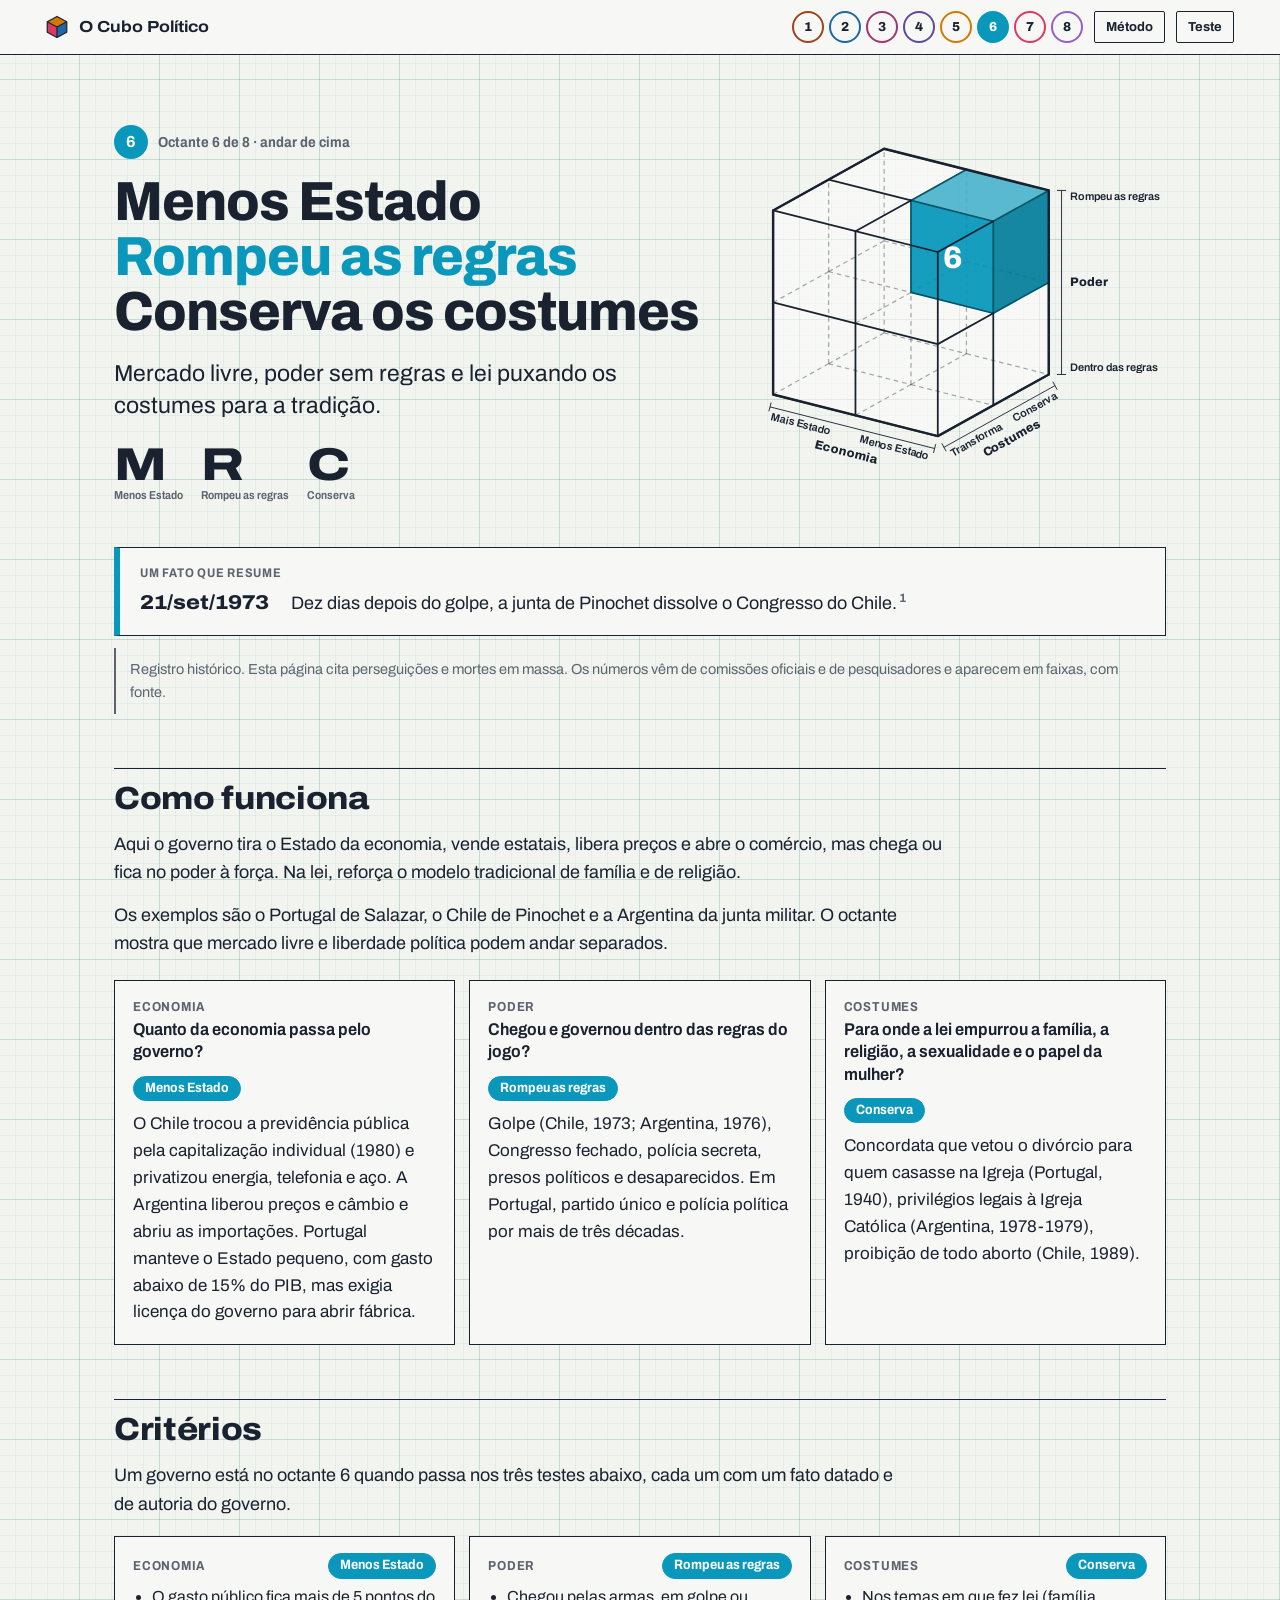
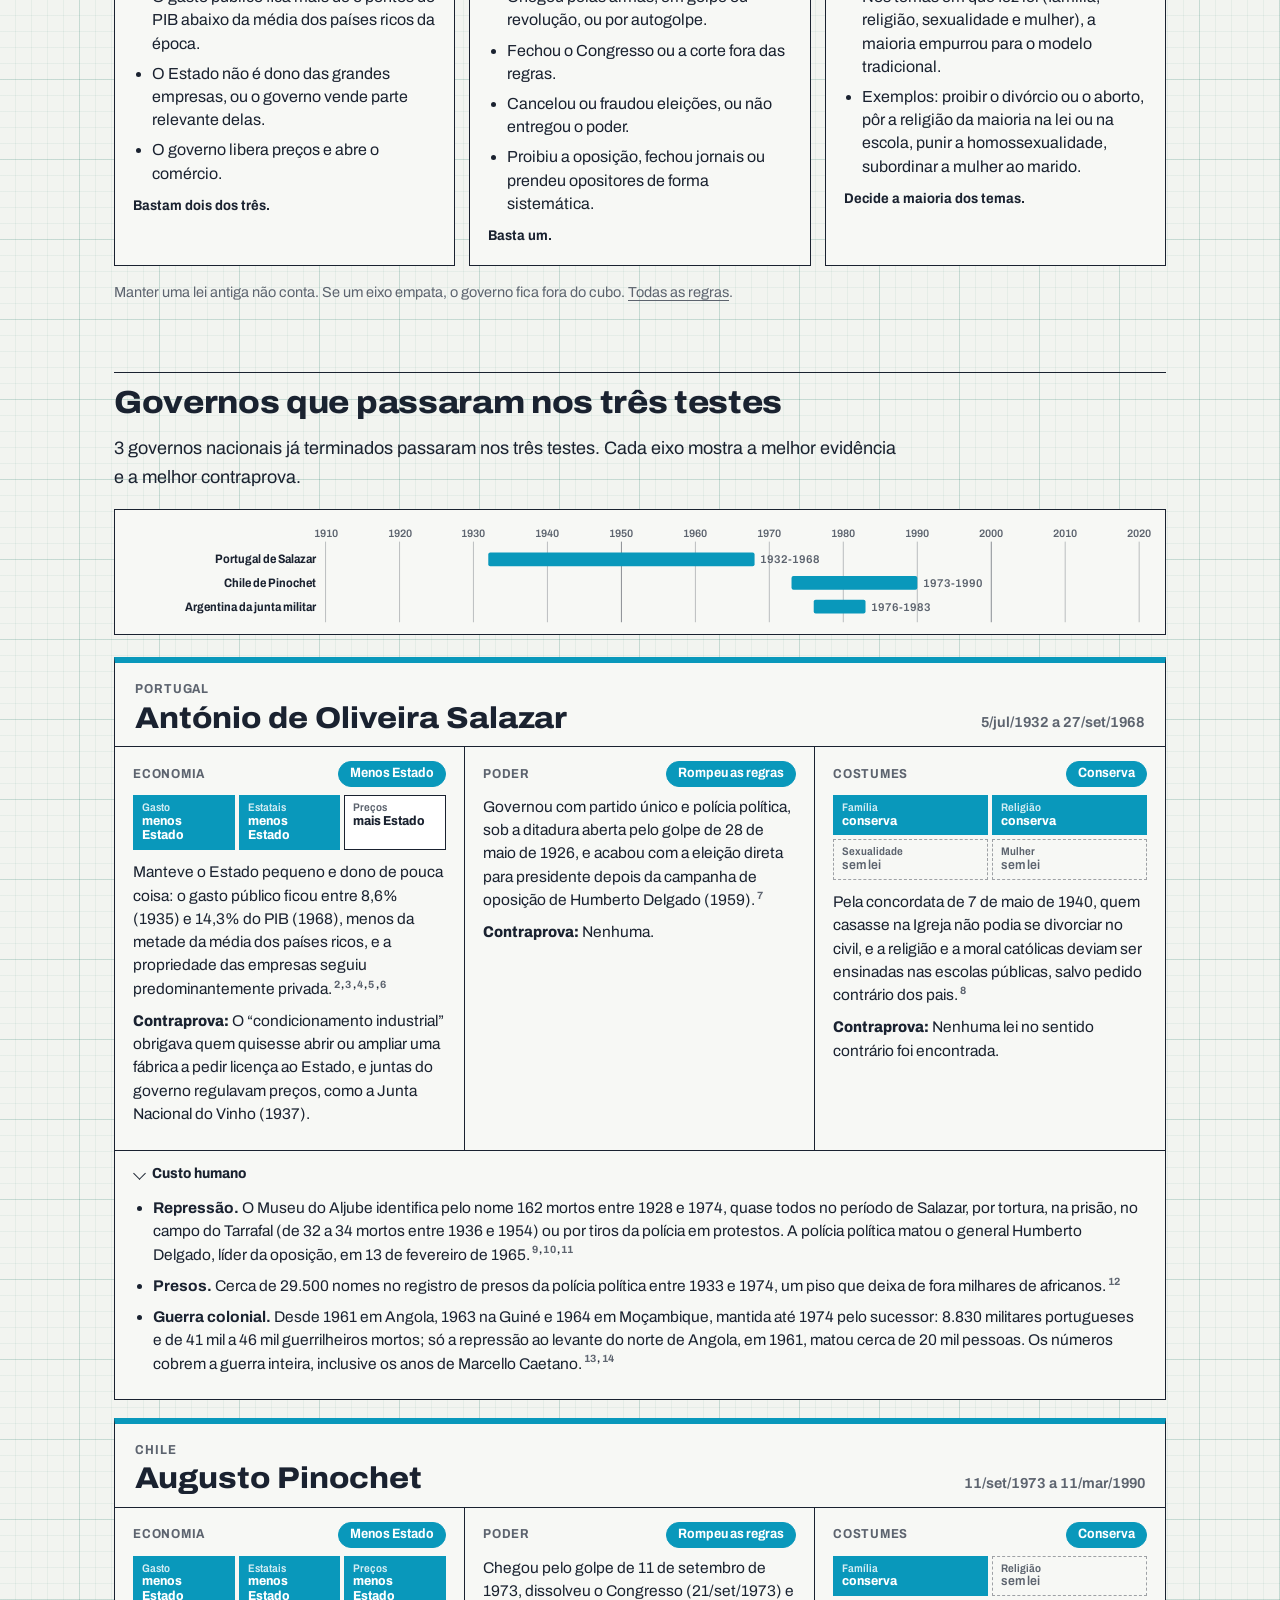
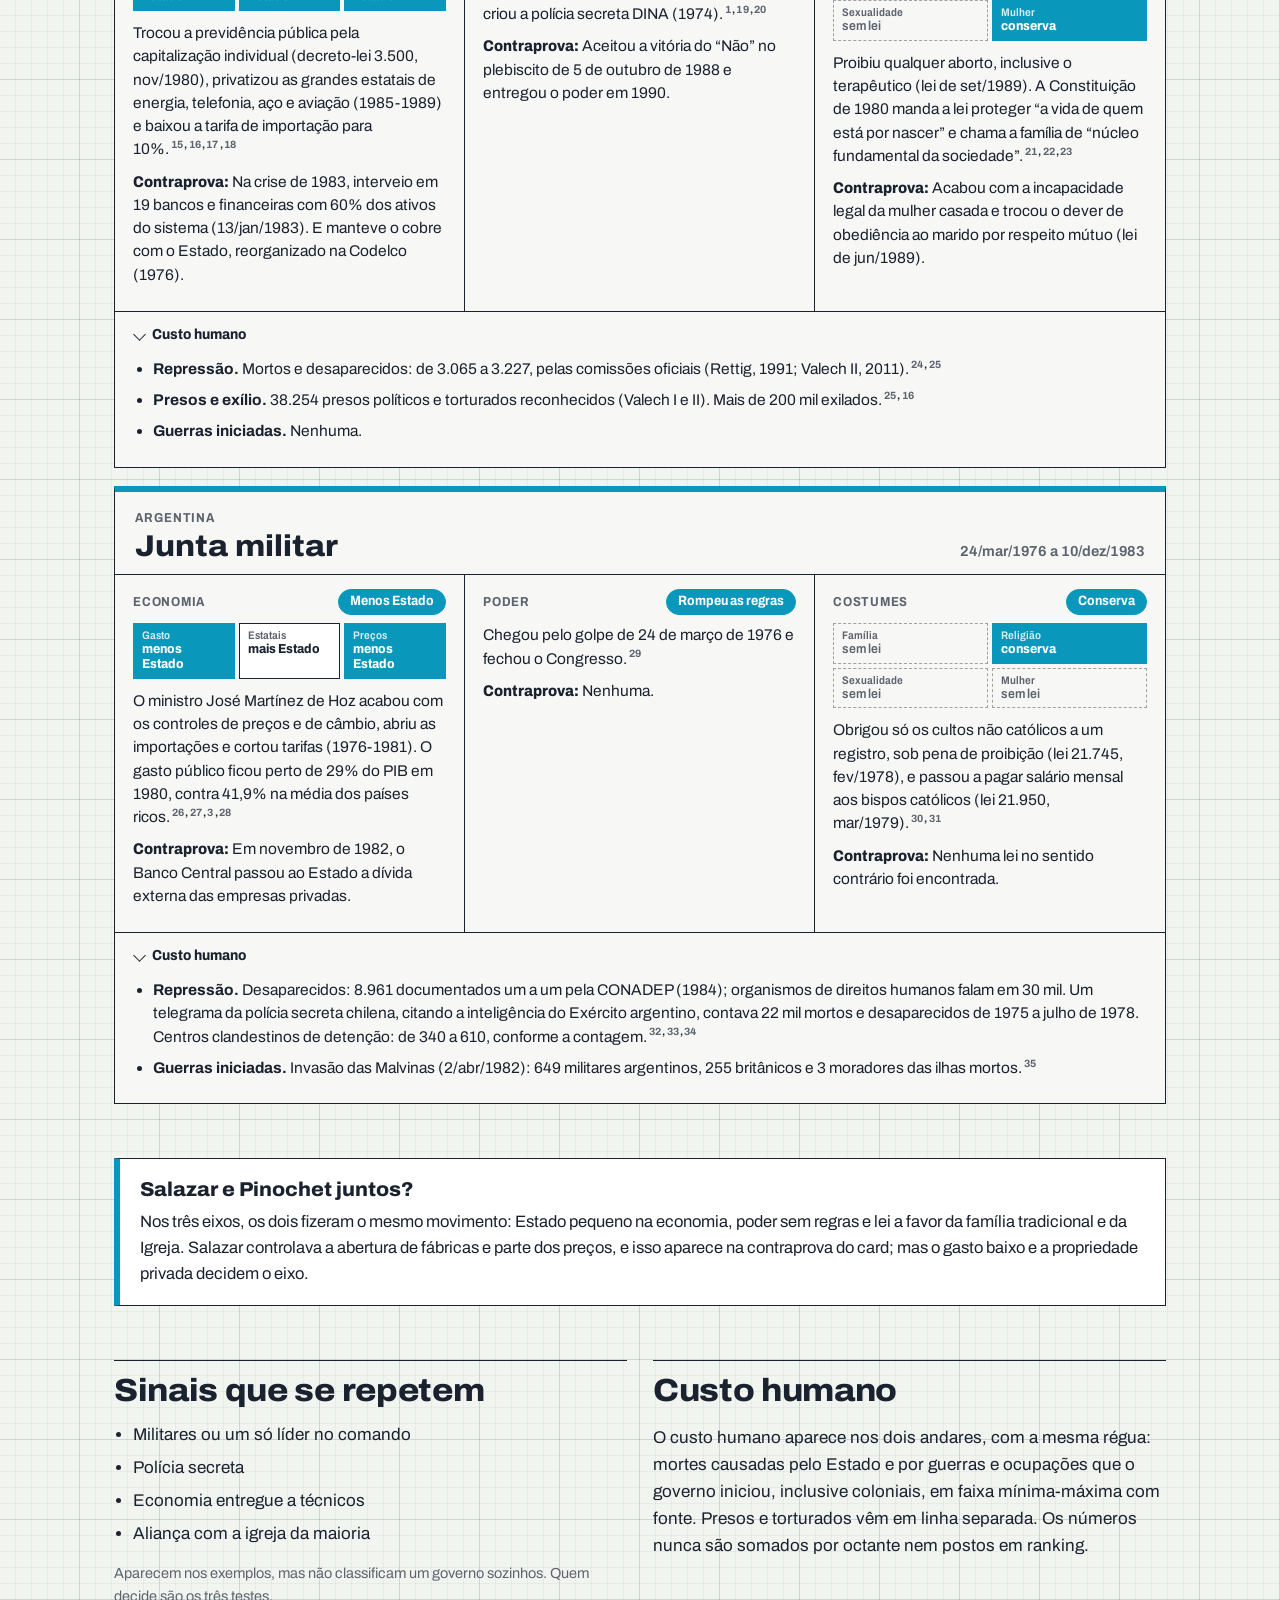
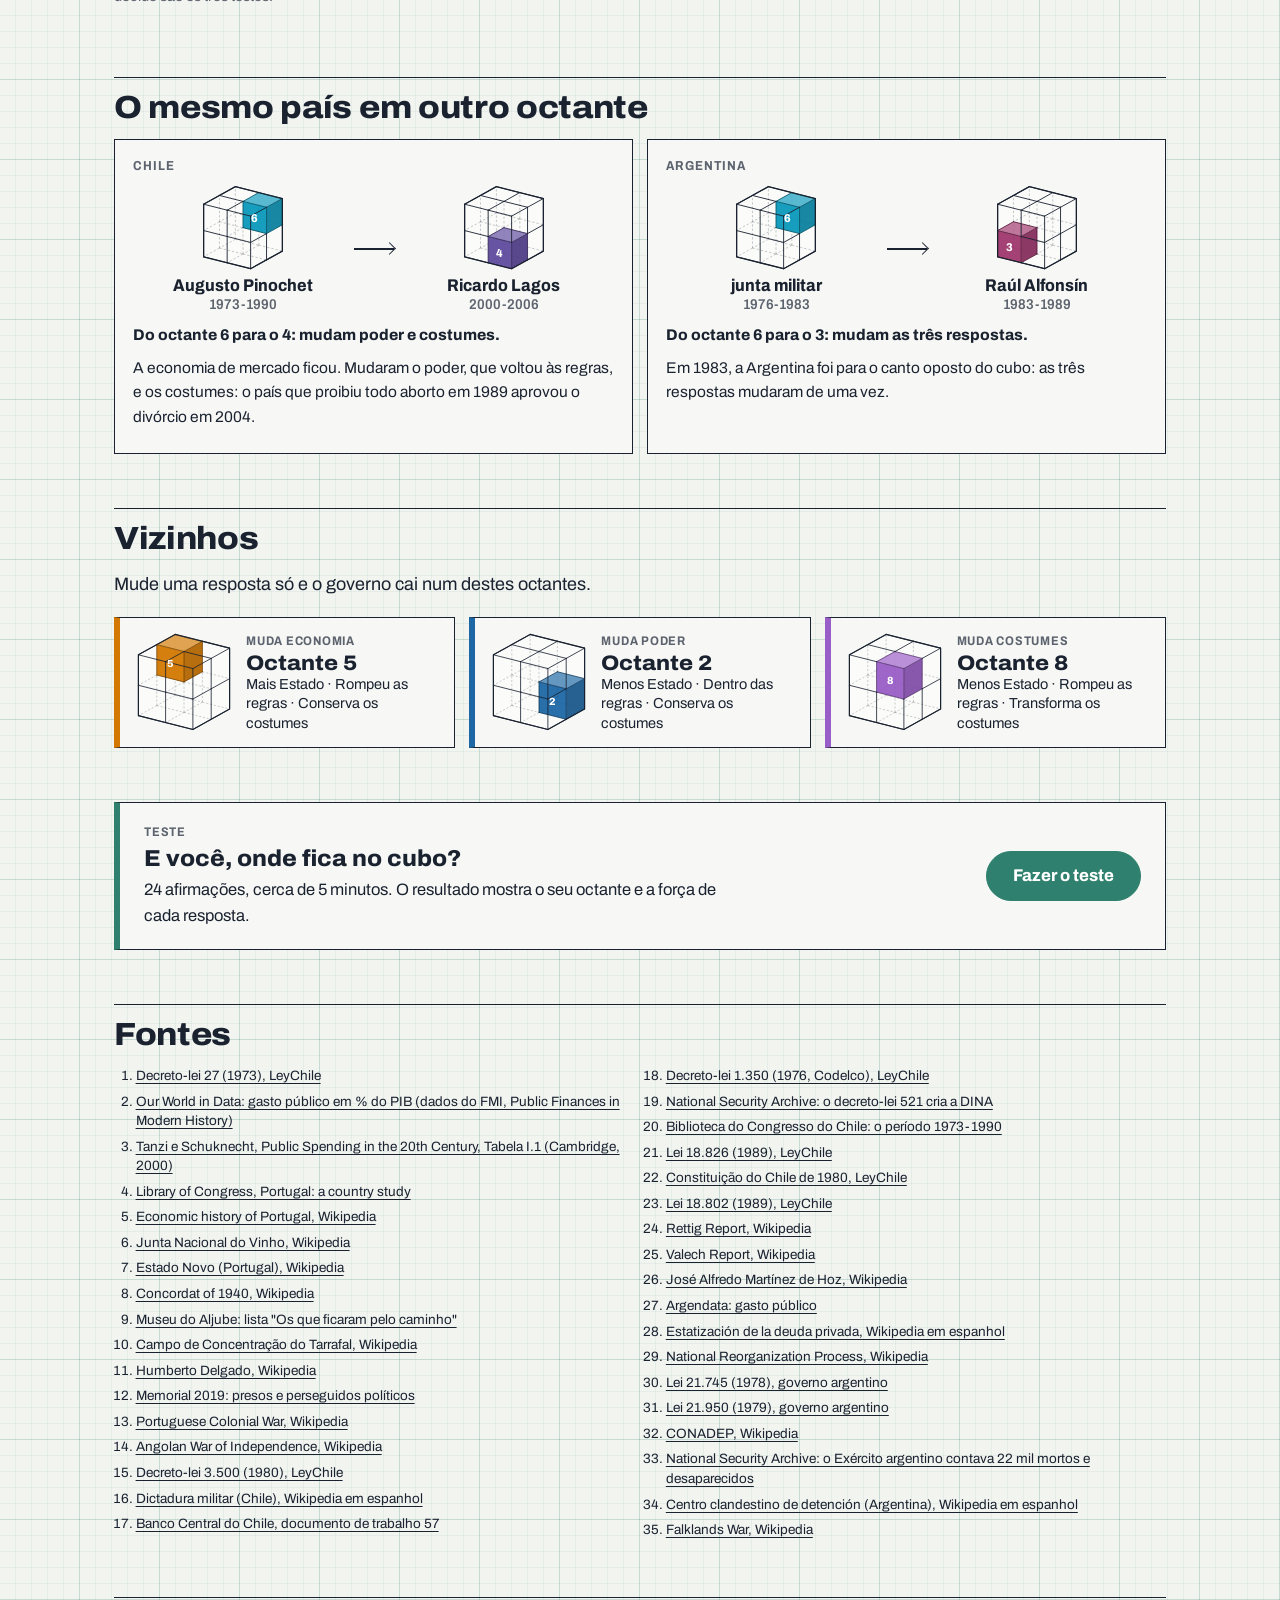
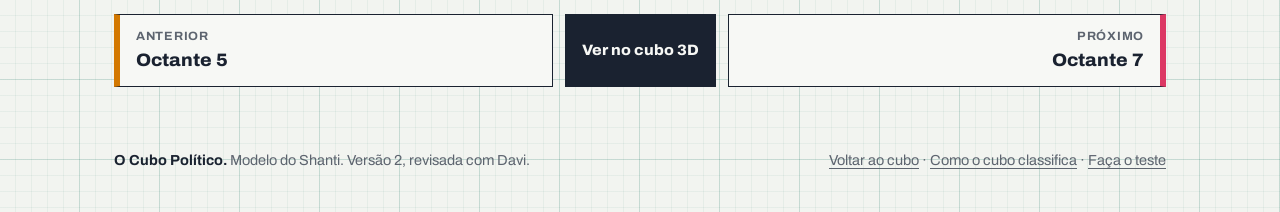
<file: octante-6.html>
<!doctype html>
<html lang="pt-BR">
<head>
<meta charset="utf-8">
<meta name="viewport" content="width=device-width, initial-scale=1, viewport-fit=cover">
<meta name="theme-color" content="#f2f4f0">
<meta name="color-scheme" content="light">
<title>Octante 6: menos estado, rompeu as regras, conserva os costumes | O Cubo Político</title>
<meta name="description" content="Mercado livre, poder sem regras e lei puxando os costumes para a tradição. Governos que passaram nos três testes: Portugal de Salazar, Chile de Pinochet, Argentina da junta militar.">
<meta property="og:type" content="article">
<meta property="og:locale" content="pt_BR">
<meta property="og:site_name" content="O Cubo Político">
<meta property="og:title" content="Octante 6: menos estado, rompeu as regras, conserva os costumes | O Cubo Político">
<meta property="og:description" content="Mercado livre, poder sem regras e lei puxando os costumes para a tradição. Governos que passaram nos três testes: Portugal de Salazar, Chile de Pinochet, Argentina da junta militar.">
<meta property="og:image" content="https://cubo-politico.vercel.app/og-octante-6.png">
<meta property="og:image:width" content="1200">
<meta property="og:image:height" content="630">
<meta property="og:url" content="https://cubo-politico.vercel.app/octante-6">
<meta name="twitter:card" content="summary_large_image">
<link rel="icon" href="data:image/svg+xml,%3Csvg xmlns='http://www.w3.org/2000/svg' viewBox='0 0 64 64'%3E%3Cpath d='M32 6 56 19 32 32 8 19Z' fill='%23d37800'/%3E%3Cpath d='M8 19 32 32 32 58 8 45Z' fill='%23dc3864'/%3E%3Cpath d='M56 19 32 32 32 58 56 45Z' fill='%231c67a4'/%3E%3Cpath d='M32 6 56 19 56 45 32 58 8 45 8 19Z M8 19 32 32 56 19 M32 32 32 58' fill='none' stroke='%231a2230' stroke-width='3' stroke-linejoin='round'/%3E%3C/svg%3E">
<style>

@font-face{font-family:"Archivo";src:url(archivo.woff2) format("woff2");font-weight:100 900;font-stretch:62% 125%;font-style:normal;font-display:swap}
:root{--papel:#f2f4f0;--papel-2:#f7f8f5;--nanquim:#1a2230;--grafite:#5d646f;--q:47 128 110;--f:"Archivo","Helvetica Neue",Arial,sans-serif;--lado:clamp(16px,4vw,44px)}
*{box-sizing:border-box}
html{background:var(--papel);-webkit-text-size-adjust:100%;text-size-adjust:100%;scroll-padding-top:70px}
body{margin:0;font-family:var(--f);font-size:17px;line-height:1.58;color:var(--nanquim);background:var(--papel);-webkit-font-smoothing:antialiased;
  background-image:linear-gradient(to right,rgb(var(--q) / .17) 1px,transparent 1px),linear-gradient(to bottom,rgb(var(--q) / .17) 1px,transparent 1px),linear-gradient(to right,rgb(var(--q) / .065) 1px,transparent 1px),linear-gradient(to bottom,rgb(var(--q) / .065) 1px,transparent 1px);
  background-size:80px 80px,80px 80px,16px 16px,16px 16px;background-position:-1px -1px}
a{color:inherit;text-underline-offset:3px}
:focus-visible{outline:2px solid var(--nanquim);outline-offset:2px}
.topo{position:sticky;top:0;z-index:20;display:flex;align-items:center;justify-content:space-between;gap:14px;padding:9px var(--lado);background:var(--papel-2);border-bottom:1px solid var(--nanquim)}
.marca{display:flex;align-items:center;gap:9px;font-size:16px;font-weight:800;font-stretch:112%;text-decoration:none;white-space:nowrap}
.marca svg{flex:none}
.nav-oct{display:flex;align-items:center;gap:5px;overflow-x:auto;scrollbar-width:none;padding:2px}
.nav-oct::-webkit-scrollbar{display:none}
.nav-oct a{flex:none;display:grid;place-items:center;width:32px;height:32px;border-radius:50%;border:2px solid var(--o);font-size:13px;font-weight:800;text-decoration:none;transition:background .2s,color .2s}
.nav-oct a:hover,.nav-oct a[aria-current]{background:var(--o);color:#fff}
.nav-oct a.metodo{width:auto;height:32px;border-radius:2px;border:1px solid var(--nanquim);padding:0 11px;margin-left:6px;font-weight:700}
.nav-oct a.metodo:hover,.nav-oct a.metodo[aria-current]{background:var(--nanquim);color:var(--papel-2)}
main{max-width:1140px;margin:0 auto;padding:0 var(--lado) 40px}
.hero-oct{display:grid;grid-template-columns:minmax(0,1.2fr) minmax(0,.8fr);gap:clamp(18px,4vw,48px);align-items:center;padding:clamp(30px,6vw,70px) 0 clamp(22px,4vw,44px)}
.hero-met{padding:clamp(34px,7vw,80px) 0 clamp(18px,3vw,30px)}
.rotulo-oct{display:flex;align-items:center;gap:10px;margin:0 0 16px;font-size:14.5px;font-weight:700;font-stretch:88%;color:var(--grafite)}
.rotulo-oct b{display:inline-grid;place-items:center;width:34px;height:34px;border-radius:50%;background:var(--c);color:#fff;font-size:16px;font-stretch:100%}
h1{margin:0 0 18px;font-size:clamp(34px,4.3vw,60px);line-height:1;font-weight:800;font-stretch:96%;letter-spacing:-.018em}
h1 span{display:block}
.pag-oct h1 span:nth-child(2){color:var(--c)}
.frase{margin:0 0 22px;font-size:clamp(19px,2vw,23px);line-height:1.4;max-width:29em;text-wrap:pretty}
.cod{display:flex;gap:18px}
.cod span{display:flex;flex-direction:column;gap:3px;font-size:clamp(30px,4.2vw,46px);line-height:.9;font-weight:800;font-stretch:125%}
.cod small{font-size:11.5px;font-weight:650;font-stretch:88%;color:var(--grafite);line-height:1.2}
.hero-cubo{display:flex;justify-content:center}
.cubo{display:block;max-width:100%;height:auto}
.marco{display:grid;grid-template-columns:auto 1fr;gap:4px 22px;align-items:baseline;margin:0 0 8px;padding:16px 20px;background:var(--papel-2);border:1px solid var(--nanquim);border-left:6px solid var(--c)}
.marco-rot{grid-column:1/-1;margin:0;font-size:12.5px;font-weight:700;font-stretch:88%;color:var(--grafite);text-transform:uppercase;letter-spacing:.06em}
.marco-data{margin:0;font-size:20px;font-weight:800;font-stretch:112%;white-space:nowrap}
.marco-txt{margin:0;font-size:18px}
.aviso{margin:12px 0 0;padding:10px 14px;font-size:14.5px;color:var(--grafite);border-left:2px solid var(--grafite)}
.secao{padding:clamp(30px,5vw,54px) 0 0}
.secao>h2,.secao>div>h2{margin:0 0 14px;padding-top:12px;border-top:1px solid var(--nanquim);font-size:clamp(24px,2.6vw,32px);line-height:1.1;font-weight:800;font-stretch:108%;letter-spacing:-.01em}
.lead{margin:0 0 18px;font-size:18px;max-width:44em;text-wrap:pretty}
.intro{margin:0 0 14px;font-size:18px;max-width:46em;text-wrap:pretty}
.nota{font-size:14.5px;color:var(--grafite);max-width:52em}
.tres{display:grid;grid-template-columns:repeat(3,minmax(0,1fr));gap:14px;margin-top:22px}
.bloco-eixo,.crit,.eixo-met{padding:16px 18px 18px;background:var(--papel-2);border:1px solid var(--nanquim)}
.bloco-eixo p{margin:0 0 10px}
.bloco-eixo p:last-child{margin:0}
.be-nome{margin:0 0 2px!important;font-size:13px;font-weight:700;font-stretch:88%;color:var(--grafite);text-transform:uppercase;letter-spacing:.06em}
.be-perg{font-weight:650;font-stretch:92%;line-height:1.3}
.chip{display:inline-block;margin:0 0 10px;padding:3px 11px 4px;border-radius:999px;font-size:13.5px;font-weight:700;font-stretch:90%;line-height:1.25;border:1.5px solid var(--nanquim);background:#fff}
.chip.on{background:var(--c);border-color:var(--c);color:#fff}
.pag-met .chip.on{background:var(--nanquim);border-color:var(--nanquim)}
.criterios{display:grid;grid-template-columns:repeat(3,minmax(0,1fr));gap:14px}
.crit-cab{display:flex;align-items:center;justify-content:space-between;gap:10px;margin:0 0 6px;font-size:13px;font-weight:700;font-stretch:88%;color:var(--grafite);text-transform:uppercase;letter-spacing:.06em}
.crit-cab .chip{margin:0;text-transform:none;letter-spacing:0}
.crit ul,.eixo-met ul{margin:0 0 10px;padding-left:1.1em}
.crit li,.eixo-met li{margin:0 0 7px;font-size:16px;line-height:1.45}
.crit-regra{margin:0;font-size:14px;font-weight:700;font-stretch:92%}
.lt-caixa{margin:0 0 22px;padding:12px 14px 6px;background:var(--papel-2);border:1px solid var(--nanquim);overflow-x:auto}
.linha-tempo{display:block;width:100%;min-width:640px;height:auto;font-family:var(--f)}
.lt-ano{font-size:11px;fill:var(--grafite);font-weight:600}
.lt-rot{font-size:12.5px;font-weight:700;fill:var(--nanquim);font-stretch:88%}
.lt-anos{font-size:11.5px;fill:var(--grafite);font-weight:600}
.lt-num{font-size:11px;font-weight:800;fill:#fff}
.govs{display:grid;gap:18px}
.gov{background:var(--papel-2);border:1px solid var(--nanquim);border-top:6px solid var(--c)}
.gov-cab{display:grid;grid-template-columns:1fr auto;align-items:end;gap:2px 16px;padding:16px 20px 12px;border-bottom:1px solid var(--nanquim)}
.gov-pais{grid-column:1/-1;margin:0;font-size:13px;font-weight:700;font-stretch:88%;color:var(--grafite);text-transform:uppercase;letter-spacing:.07em}
.gov h3{margin:0;font-size:clamp(24px,2.6vw,30px);line-height:1.08;font-weight:800;font-stretch:108%}
.gov-per{margin:0;font-size:14.5px;font-weight:650;color:var(--grafite);white-space:nowrap}
.gov-eixos{display:grid;grid-template-columns:repeat(3,minmax(0,1fr))}
.eixo-g{padding:14px 18px 16px;border-right:1px solid var(--nanquim)}
.eixo-g:last-child{border-right:0}
.eixo-g-cab{display:flex;align-items:center;justify-content:space-between;gap:8px;margin-bottom:8px}
.eixo-g-cab .chip{margin:0}
.eixo-nome{font-size:13px;font-weight:700;font-stretch:88%;color:var(--grafite);text-transform:uppercase;letter-spacing:.06em}
.ev,.cp{margin:0 0 9px;font-size:15.5px;line-height:1.5}
.cp span{font-weight:800;font-stretch:92%}
.cp span::after{content:":"}
.placar{display:grid;grid-template-columns:repeat(3,minmax(0,1fr));gap:4px;margin:0 0 10px;padding:0;list-style:none}
.placar--4{grid-template-columns:repeat(2,minmax(0,1fr))}
.placar li{display:flex;flex-direction:column;min-width:0;padding:5px 8px 6px;border:1px solid rgb(26 34 48 / .4);background:#fff;line-height:1.15}
.placar li span{font-size:11px;font-weight:650;font-stretch:88%;color:var(--grafite);white-space:nowrap;overflow:hidden;text-overflow:ellipsis}
.placar li b{font-size:13px;font-weight:750;font-stretch:92%}
.placar li.ok{background:var(--c);border-color:var(--c)}
.placar li.ok span{color:rgb(255 255 255 / .82)}
.placar li.ok b{color:#fff}
.placar li.contra{border:1.5px solid var(--nanquim)}
.placar li.nd{border-style:dashed;background:transparent}
.placar li.nd b{font-weight:600;color:var(--grafite)}
.custo{border-top:1px solid var(--nanquim)}
.custo summary{cursor:pointer;padding:11px 20px;font-size:14.5px;font-weight:750;font-stretch:92%;list-style:none;display:flex;align-items:center;gap:8px}
.custo summary::-webkit-details-marker{display:none}
.custo summary::before{content:"";width:8px;height:8px;border-right:1.5px solid var(--nanquim);border-bottom:1.5px solid var(--nanquim);transform:rotate(-45deg);transition:transform .2s}
.custo[open] summary::before{transform:rotate(45deg)}
.custo ul{margin:0;padding:0 20px 16px 38px}
.custo li{margin:0 0 8px;font-size:15.5px;line-height:1.5}
.ref{font-size:.68em;line-height:0;margin-left:1px;font-weight:700;white-space:nowrap;letter-spacing:.02em}
.ref a{text-decoration:none;color:var(--grafite);padding:0 1px}
.ref a:hover{color:var(--nanquim);text-decoration:underline}
.secao--caixas{display:grid;grid-template-columns:repeat(auto-fit,minmax(280px,1fr));gap:14px}
.caixa{padding:18px 20px;border:1px solid var(--nanquim);background:#fff;border-left:6px solid var(--c)}
.caixa h3{margin:0 0 8px;font-size:20px;line-height:1.2;font-weight:800;font-stretch:104%}
.caixa p{margin:0;font-size:16.5px}
.secao--duas{display:grid;grid-template-columns:repeat(2,minmax(0,1fr));gap:26px}
.sinais{margin:0 0 10px;padding-left:1.1em}
.sinais li{margin:0 0 6px;font-size:17px}
.setas{display:grid;grid-template-columns:repeat(auto-fit,minmax(300px,1fr));gap:14px}
.seta{padding:16px 18px;background:var(--papel-2);border:1px solid var(--nanquim)}
.seta p{margin:0 0 8px;font-size:15.5px}
.seta-pais{font-size:13px!important;font-weight:700;font-stretch:88%;color:var(--grafite);text-transform:uppercase;letter-spacing:.07em}
.seta-par{display:grid;grid-template-columns:1fr 40px 1fr;align-items:center;margin:4px 0 10px}
.seta-par a{display:flex;flex-direction:column;align-items:center;text-decoration:none;text-align:center;font-weight:750;font-stretch:92%;line-height:1.2}
.seta-par a small{font-weight:600;color:var(--grafite)}
.seta-par .cubo{width:84px;height:auto;margin-bottom:4px}
.seta-meio i{display:block;position:relative;height:1.5px;background:var(--nanquim)}
.seta-meio i::after{content:"";position:absolute;right:0;top:-4px;width:8px;height:8px;border-top:1.5px solid var(--nanquim);border-right:1.5px solid var(--nanquim);transform:rotate(45deg)}
.seta-muda{font-weight:750}
.vizinhos{display:grid;grid-template-columns:repeat(3,minmax(0,1fr));gap:14px}
.viz{display:grid;grid-template-columns:96px 1fr;grid-template-rows:auto auto 1fr;column-gap:14px;align-items:start;padding:14px 16px;text-decoration:none;background:var(--papel-2);border:1px solid var(--nanquim);border-left:6px solid var(--c);transition:background .2s}
.viz:hover{background:#fff}
.viz .cubo{grid-row:1/4;width:96px}
.viz-muda{font-size:12.5px;font-weight:700;font-stretch:88%;color:var(--grafite);text-transform:uppercase;letter-spacing:.06em}
.viz-n{font-size:21px;font-weight:800;font-stretch:108%;line-height:1.1}
.viz-pal{font-size:14.5px;line-height:1.35}
.quase{display:grid;gap:12px}
.q-item{padding:14px 18px;border:1px dashed var(--nanquim);background:rgb(247 248 245 / .8)}
.q-item h3{margin:0 0 6px;font-size:19px;font-weight:800;font-stretch:104%}
.q-item h3 span{font-weight:600;color:var(--grafite);font-size:15px;margin-left:6px}
.q-item p{margin:0 0 4px;font-size:16px}
.fontes{margin:0;padding-left:1.6em;columns:2 340px;column-gap:30px;font-size:13.5px;line-height:1.45}
.fontes li{margin:0 0 6px;break-inside:avoid}
.fontes li:target{background:#fff4c2}
.pag-nav{display:grid;grid-template-columns:1fr auto 1fr;gap:12px;align-items:stretch;margin:clamp(34px,5vw,54px) 0 0;padding-top:16px;border-top:1px solid var(--nanquim)}
.pag-nav a{display:flex;flex-direction:column;justify-content:center;padding:12px 16px;min-height:56px;border:1px solid var(--nanquim);background:var(--papel-2);text-decoration:none;font-weight:800;font-stretch:104%;font-size:18px}
.pag-nav a small{font-size:12px;font-weight:700;color:var(--grafite);text-transform:uppercase;letter-spacing:.06em}
.pag-nav a:last-child{text-align:right;border-right:6px solid var(--c)}
.pag-nav a:first-child{border-left:6px solid var(--c)}
.pag-nav .ver3d{justify-content:center;align-items:center;background:var(--nanquim);color:var(--papel-2);font-size:15px}
.rodape{max-width:1140px;margin:0 auto;padding:22px var(--lado) 40px;font-size:14.5px;color:var(--grafite);display:flex;flex-wrap:wrap;justify-content:space-between;gap:8px 20px}
.rodape p{margin:0}
.rodape strong{color:var(--nanquim)}
.eixos-met{display:grid;grid-template-columns:repeat(3,minmax(0,1fr));gap:14px}
.eixo-met h3{margin:0 0 10px;font-size:20px;line-height:1.25;font-weight:800;font-stretch:100%}
.polos{display:flex;flex-wrap:wrap;align-items:center;gap:6px 8px;margin:0 0 12px}
.polos .chip{margin:0}
.polos span{font-size:13px;color:var(--grafite)}
.regras{display:grid;grid-template-columns:repeat(2,minmax(0,1fr));gap:12px;margin:0}
.regras div{padding:14px 18px;background:var(--papel-2);border:1px solid var(--nanquim)}
.regras dt{font-weight:800;font-stretch:104%;font-size:18px;margin:0 0 4px}
.regras dd{margin:0;font-size:16px}
.tabela{border-collapse:collapse;width:100%;max-width:420px;background:var(--papel-2);border:1px solid var(--nanquim);font-size:16px}
.tabela th,.tabela td{padding:7px 14px;border-bottom:1px solid rgb(26 34 48 / .25);text-align:left}
.tabela th{font-size:13px;font-weight:700;font-stretch:88%;color:var(--grafite);text-transform:uppercase;letter-spacing:.05em}
.tabela td:last-child{font-weight:750;font-variant-numeric:tabular-nums}
.itens-teste{margin:14px 0 0;background:var(--papel-2);border:1px solid var(--nanquim)}
.itens-teste summary{cursor:pointer;padding:13px 18px;font-weight:750;font-stretch:96%;font-size:17px}
.tabela-rola{overflow-x:auto;padding:0 12px 12px}
.tabela--itens{max-width:none;font-size:15px}
.tabela--itens td{vertical-align:top}
.tabela--itens td:last-child{white-space:nowrap}
.tabela--itens td:nth-child(2){font-variant-numeric:tabular-nums;color:var(--grafite)}
.lead a{font-weight:750}
.faq{display:grid;gap:8px}
.faq details{background:var(--papel-2);border:1px solid var(--nanquim)}
.faq summary{cursor:pointer;padding:13px 18px;font-weight:750;font-stretch:96%;font-size:17px}
.faq details p{margin:0;padding:0 18px 16px;font-size:16.5px;max-width:52em}
.mudancas{display:grid;grid-template-columns:repeat(2,minmax(0,1fr));gap:14px}
.mud{padding:16px 18px;background:var(--papel-2);border:1px solid var(--nanquim)}
.mud h3{margin:0 0 10px;font-size:19px;font-weight:800}
.mud p{margin:0 0 8px;font-size:15.5px}
.mud p span{display:block;font-size:12px;font-weight:700;font-stretch:88%;text-transform:uppercase;letter-spacing:.06em;color:var(--grafite)}
.mud .antes{color:var(--grafite)}
.mud .depois{font-weight:650}
.mud .porque{padding-top:8px;border-top:1px dashed rgb(26 34 48 / .4);margin:0}
.sr{position:absolute!important;width:1px;height:1px;padding:0;margin:-1px;overflow:hidden;clip:rect(0,0,0,0);white-space:nowrap;border:0}
.btn-t{display:inline-flex;align-items:center;justify-content:center;gap:8px;min-height:50px;padding:0 26px;border-radius:999px;border:1.5px solid var(--nanquim);background:var(--papel-2);color:var(--nanquim);font:inherit;font-size:17px;font-weight:750;font-stretch:96%;line-height:1.15;text-align:center;text-decoration:none;cursor:pointer;transition:background .2s,color .2s}
.btn-t:hover{background:#fff}
.btn-t--prim{background:var(--nanquim);color:var(--papel-2)}
.btn-t--prim:hover{background:#2c3850}
.cta-teste{display:flex;align-items:center;justify-content:space-between;gap:16px 28px;flex-wrap:wrap;margin:clamp(30px,5vw,54px) 0 0;padding:20px 24px;background:var(--papel-2);border:1px solid var(--nanquim);border-left:6px solid #2f806e}
.cta-teste p{margin:0;font-size:16.5px;max-width:36em}
.cta-rot{font-size:12.5px!important;font-weight:700;font-stretch:88%;color:var(--grafite);text-transform:uppercase;letter-spacing:.06em}
.cta-tit{font-size:23px!important;font-weight:800;font-stretch:104%;line-height:1.2;margin:2px 0 4px!important}
.cta-teste .btn-t--prim{background:#2f806e;border-color:#2f806e;color:#fff}
.cta-teste .btn-t--prim:hover{background:#256a5b}
@media (max-width:900px){
  .hero-oct{grid-template-columns:1fr}
  .hero-cubo{order:-1;max-width:420px;margin:0 auto}
  .tres,.criterios,.eixos-met,.vizinhos{grid-template-columns:1fr}
  .gov-eixos{grid-template-columns:1fr}
  .eixo-g{border-right:0;border-bottom:1px solid var(--nanquim)}
  .eixo-g:last-child{border-bottom:0}
  .secao--duas,.regras,.mudancas{grid-template-columns:1fr}
}
@media (max-width:560px){
  body{font-size:16.5px}
  .marca b{display:none}
  .topo{gap:6px}
  .nav-oct{gap:3px}
  .nav-oct a{width:26px;height:26px;font-size:12px;border-width:1.5px}
  .nav-oct a.metodo{height:26px;padding:0 6px;margin-left:3px}
  .nav-oct a.nav-teste{display:none}
  .gov-cab{grid-template-columns:1fr}
  .gov-per{white-space:normal}
  .marco{grid-template-columns:1fr}
  .pag-nav{grid-template-columns:1fr 1fr}
  .pag-nav .ver3d{grid-column:1/-1;order:3}
  .fontes{columns:1}
  .viz{grid-template-columns:76px 1fr}
  .viz .cubo{width:76px}
}
@media (prefers-reduced-motion:reduce){*{transition:none!important}}
@media print{.topo,.pag-nav{display:none}body{background:#fff}.custo summary::before{display:none}}

</style>
</head>

<body class="pag-oct" style="--c:#0998bb">
<header class="topo"><a class="marca" href="index.html" aria-label="O Cubo Político: voltar ao cubo"><svg viewBox="0 0 64 64" width="26" height="26" aria-hidden="true"><path d="M32 6 56 19 32 32 8 19Z" fill="#d37800"/><path d="M8 19 32 32 32 58 8 45Z" fill="#dc3864"/><path d="M56 19 32 32 32 58 56 45Z" fill="#1c67a4"/><path d="M32 6 56 19 56 45 32 58 8 45 8 19Z M8 19 32 32 56 19 M32 32 32 58" fill="none" stroke="#1a2230" stroke-width="3" stroke-linejoin="round"/></svg><b>O Cubo Político</b></a><nav class="nav-oct" aria-label="Octantes"><a href="octante-1.html" style="--o:#9e441d" aria-label="Octante 1: mais estado, dentro das regras, conserva os costumes">1</a><a href="octante-2.html" style="--o:#1c67a4" aria-label="Octante 2: menos estado, dentro das regras, conserva os costumes">2</a><a href="octante-3.html" style="--o:#9f366c" aria-label="Octante 3: mais estado, dentro das regras, transforma os costumes">3</a><a href="octante-4.html" style="--o:#5e499d" aria-label="Octante 4: menos estado, dentro das regras, transforma os costumes">4</a><a href="octante-5.html" style="--o:#d37800" aria-label="Octante 5: mais estado, rompeu as regras, conserva os costumes">5</a><a href="octante-6.html" style="--o:#0998bb" aria-current="page" aria-label="Octante 6: menos estado, rompeu as regras, conserva os costumes">6</a><a href="octante-7.html" style="--o:#dc3864" aria-label="Octante 7: mais estado, rompeu as regras, transforma os costumes">7</a><a href="octante-8.html" style="--o:#995dc7" aria-label="Octante 8: menos estado, rompeu as regras, transforma os costumes">8</a><a class="metodo" href="metodo.html">Método</a><a class="metodo nav-teste" href="teste.html">Teste</a></nav></header>
<main>
<section class="hero-oct"><div class="hero-txt"><p class="rotulo-oct"><b>6</b>Octante 6 de 8 · andar de cima</p><h1><span>Menos Estado</span><span>Rompeu as regras</span><span>Conserva os costumes</span></h1><p class="frase">Mercado livre, poder sem regras e lei puxando os costumes para a tradição.</p><div class="cod" aria-label="Código MRC"><span>M<small>Menos Estado</small></span><span>R<small>Rompeu as regras</small></span><span>C<small>Conserva</small></span></div></div><div class="hero-cubo"><svg class="cubo cubo--grande" viewBox="0 0 440 389" width="440" height="389" role="img" aria-label="O octante 6 no cubo: menos estado, rompeu as regras, conserva os costumes" xmlns="http://www.w3.org/2000/svg"><path d="M312.0 261.3 L312.0 59.6 L190.4 127.1 L190.4 328.8 Z" fill="#ffffff" fill-opacity=".5"/><path d="M131.6 14.0 L312.0 59.6 L190.4 127.1 L10.0 81.6 Z" fill="#ffffff" fill-opacity=".5"/><path d="M10.0 283.3 L190.4 328.8 L190.4 127.1 L10.0 81.6 Z" fill="#ffffff" fill-opacity=".5"/><path d="M131.6 215.7L131.6 114.9" stroke="#1a2230" stroke-opacity=".38" stroke-width="1.35" stroke-dasharray="5.1 4.1"/><path d="M131.6 215.7L221.8 238.5" stroke="#1a2230" stroke-opacity=".38" stroke-width="1.35" stroke-dasharray="5.1 4.1"/><path d="M131.6 215.7L70.8 249.5" stroke="#1a2230" stroke-opacity=".38" stroke-width="1.35" stroke-dasharray="5.1 4.1"/><path d="M131.6 114.9L131.6 14.0" stroke="#1a2230" stroke-opacity=".38" stroke-width="1.35" stroke-dasharray="5.1 4.1"/><path d="M131.6 114.9L221.8 137.6" stroke="#1a2230" stroke-opacity=".38" stroke-width="1.35" stroke-dasharray="5.1 4.1"/><path d="M221.8 238.5L221.8 137.6" stroke="#1a2230" stroke-opacity=".38" stroke-width="1.35" stroke-dasharray="5.1 4.1"/><path d="M131.6 114.9L70.8 148.6" stroke="#1a2230" stroke-opacity=".38" stroke-width="1.35" stroke-dasharray="5.1 4.1"/><path d="M221.8 238.5L312.0 261.3" stroke="#1a2230" stroke-opacity=".38" stroke-width="1.35" stroke-dasharray="5.1 4.1"/><path d="M221.8 238.5L161.0 272.3" stroke="#1a2230" stroke-opacity=".38" stroke-width="1.35" stroke-dasharray="5.1 4.1"/><path d="M70.8 249.5L70.8 148.6" stroke="#1a2230" stroke-opacity=".38" stroke-width="1.35" stroke-dasharray="5.1 4.1"/><path d="M70.8 249.5L161.0 272.3" stroke="#1a2230" stroke-opacity=".38" stroke-width="1.35" stroke-dasharray="5.1 4.1"/><path d="M70.8 249.5L10.0 283.3" stroke="#1a2230" stroke-opacity=".38" stroke-width="1.35" stroke-dasharray="5.1 4.1"/><path d="M70.8 148.6L70.8 47.8" stroke="#1a2230" stroke-opacity=".38" stroke-width="1.35" stroke-dasharray="5.1 4.1"/><path d="M70.8 148.6L161.0 171.4" stroke="#1a2230" stroke-opacity=".38" stroke-width="1.35" stroke-dasharray="5.1 4.1"/><path d="M161.0 272.3L161.0 171.4" stroke="#1a2230" stroke-opacity=".38" stroke-width="1.35" stroke-dasharray="5.1 4.1"/><path d="M70.8 148.6L10.0 182.4" stroke="#1a2230" stroke-opacity=".38" stroke-width="1.35" stroke-dasharray="5.1 4.1"/><path d="M161.0 272.3L251.2 295.1" stroke="#1a2230" stroke-opacity=".38" stroke-width="1.35" stroke-dasharray="5.1 4.1"/><path d="M161.0 272.3L100.2 306.0" stroke="#1a2230" stroke-opacity=".38" stroke-width="1.35" stroke-dasharray="5.1 4.1"/><path d="M221.8 137.6L312.0 160.4" stroke="#055467" stroke-width="1.52" stroke-dasharray="5.1 4.1" stroke-opacity=".7"/><path d="M221.8 137.6L221.8 36.8" stroke="#055467" stroke-width="1.52" stroke-dasharray="5.1 4.1" stroke-opacity=".7"/><path d="M221.8 137.6L161.0 171.4" stroke="#055467" stroke-width="1.52" stroke-dasharray="5.1 4.1" stroke-opacity=".7"/><path d="M312.0 160.4 L312.0 59.6 L251.2 93.4 L251.2 194.2 Z" fill="#08809d" fill-opacity=".94"/><path d="M221.8 36.8 L312.0 59.6 L251.2 93.4 L161.0 70.6 Z" fill="#4eb5ce" fill-opacity=".94"/><path d="M161.0 171.4 L251.2 194.2 L251.2 93.4 L161.0 70.6 Z" fill="#0998bb" fill-opacity=".94"/><path d="M161.0 171.4L100.2 205.2" stroke="#1a2230" stroke-opacity=".38" stroke-width="1.35" stroke-dasharray="5.1 4.1"/><path d="M161.0 171.4L251.2 194.2" stroke="#055467" stroke-width="1.86" stroke-linecap="round"/><path d="M221.8 36.8L312.0 59.6" stroke="#055467" stroke-width="1.86" stroke-linecap="round"/><path d="M161.0 70.6L251.2 93.4" stroke="#055467" stroke-width="1.86" stroke-linecap="round"/><path d="M161.0 171.4L161.0 70.6" stroke="#055467" stroke-width="1.86" stroke-linecap="round"/><path d="M312.0 160.4L312.0 59.6" stroke="#055467" stroke-width="1.86" stroke-linecap="round"/><path d="M251.2 194.2L251.2 93.4" stroke="#055467" stroke-width="1.86" stroke-linecap="round"/><path d="M221.8 36.8L161.0 70.6" stroke="#055467" stroke-width="1.86" stroke-linecap="round"/><path d="M312.0 160.4L251.2 194.2" stroke="#055467" stroke-width="1.86" stroke-linecap="round"/><path d="M312.0 59.6L251.2 93.4" stroke="#055467" stroke-width="1.86" stroke-linecap="round"/><path d="M10.0 283.3L100.2 306.0" stroke="#1a2230" stroke-width="1.95" stroke-linecap="round"/><path d="M100.2 306.0L190.4 328.8" stroke="#1a2230" stroke-width="1.95" stroke-linecap="round"/><path d="M10.0 182.4L100.2 205.2" stroke="#1a2230" stroke-width="1.95" stroke-linecap="round"/><path d="M100.2 205.2L190.4 228.0" stroke="#1a2230" stroke-width="1.95" stroke-linecap="round"/><path d="M131.6 14.0L221.8 36.8" stroke="#1a2230" stroke-width="1.95" stroke-linecap="round"/><path d="M70.8 47.8L161.0 70.6" stroke="#1a2230" stroke-width="1.95" stroke-linecap="round"/><path d="M10.0 81.6L100.2 104.3" stroke="#1a2230" stroke-width="1.95" stroke-linecap="round"/><path d="M100.2 104.3L190.4 127.1" stroke="#1a2230" stroke-width="1.95" stroke-linecap="round"/><path d="M10.0 283.3L10.0 182.4" stroke="#1a2230" stroke-width="1.95" stroke-linecap="round"/><path d="M10.0 182.4L10.0 81.6" stroke="#1a2230" stroke-width="1.95" stroke-linecap="round"/><path d="M100.2 306.0L100.2 205.2" stroke="#1a2230" stroke-width="1.95" stroke-linecap="round"/><path d="M100.2 205.2L100.2 104.3" stroke="#1a2230" stroke-width="1.95" stroke-linecap="round"/><path d="M312.0 261.3L312.0 160.4" stroke="#1a2230" stroke-width="1.95" stroke-linecap="round"/><path d="M251.2 295.1L251.2 194.2" stroke="#1a2230" stroke-width="1.95" stroke-linecap="round"/><path d="M190.4 328.8L190.4 228.0" stroke="#1a2230" stroke-width="1.95" stroke-linecap="round"/><path d="M190.4 228.0L190.4 127.1" stroke="#1a2230" stroke-width="1.95" stroke-linecap="round"/><path d="M131.6 14.0L70.8 47.8" stroke="#1a2230" stroke-width="1.95" stroke-linecap="round"/><path d="M70.8 47.8L10.0 81.6" stroke="#1a2230" stroke-width="1.95" stroke-linecap="round"/><path d="M161.0 70.6L100.2 104.3" stroke="#1a2230" stroke-width="1.95" stroke-linecap="round"/><path d="M312.0 261.3L251.2 295.1" stroke="#1a2230" stroke-width="1.95" stroke-linecap="round"/><path d="M251.2 295.1L190.4 328.8" stroke="#1a2230" stroke-width="1.95" stroke-linecap="round"/><path d="M251.2 194.2L190.4 228.0" stroke="#1a2230" stroke-width="1.95" stroke-linecap="round"/><path d="M251.2 93.4L190.4 127.1" stroke="#1a2230" stroke-width="1.95" stroke-linecap="round"/><path d="M10.0 283.3 L190.4 328.8 L312.0 261.3 L312.0 59.6 L131.6 14.0 L10.0 81.6 Z" fill="none" stroke="#1a2230" stroke-width="2.71" stroke-linejoin="round"/><text x="206.1" y="133.7" text-anchor="middle" dominant-baseline="central" font-family="Archivo, Arial, sans-serif" font-weight="800" font-size="34" fill="#fff">6</text><path d="M6.6 296.8L186.9 342.4" stroke="#1a2230" stroke-width="1"/><path d="M7.8 292.0L5.3 301.7" stroke="#1a2230" stroke-width="1"/><path d="M188.1 337.6L185.7 347.3" stroke="#1a2230" stroke-width="1"/><text x="9.2" y="302.7" transform="rotate(14.18 9.2 302.7)" text-anchor="start" dominant-baseline="hanging" font-family="Archivo, Arial, sans-serif" fill="#1a2230" font-size="12.0" font-weight="600">Mais Estado</text><text x="181.8" y="346.3" transform="rotate(14.18 181.8 346.3)" text-anchor="end" dominant-baseline="hanging" font-family="Archivo, Arial, sans-serif" fill="#1a2230" font-size="12.0" font-weight="600">Menos Estado</text><text x="91.4" y="341.0" transform="rotate(14.18 91.4 341.0)" text-anchor="middle" dominant-baseline="hanging" font-family="Archivo, Arial, sans-serif" fill="#1a2230" font-size="13.5" font-weight="800">Economia</text><path d="M197.1 341.1L318.8 273.5" stroke="#1a2230" stroke-width="1"/><path d="M194.7 336.7L199.6 345.4" stroke="#1a2230" stroke-width="1"/><path d="M316.4 269.1L321.2 277.9" stroke="#1a2230" stroke-width="1"/><text x="203.1" y="343.5" transform="rotate(-29.05 203.1 343.5)" text-anchor="start" dominant-baseline="hanging" font-family="Archivo, Arial, sans-serif" fill="#1a2230" font-size="12.0" font-weight="600">Transforma</text><text x="317.7" y="279.8" transform="rotate(-29.05 317.7 279.8)" text-anchor="end" dominant-baseline="hanging" font-family="Archivo, Arial, sans-serif" fill="#1a2230" font-size="12.0" font-weight="600">Conserva</text><text x="268.7" y="326.5" transform="rotate(-29.05 268.7 326.5)" text-anchor="middle" dominant-baseline="hanging" font-family="Archivo, Arial, sans-serif" fill="#1a2230" font-size="13.5" font-weight="800">Costumes</text><path d="M326.0 261.3L326.0 59.6" stroke="#1a2230" stroke-width="1"/><path d="M321.0 261.3L331.0 261.3" stroke="#1a2230" stroke-width="1"/><path d="M321.0 59.6L331.0 59.6" stroke="#1a2230" stroke-width="1"/><text x="335.0" y="61.6" dominant-baseline="hanging" font-family="Archivo, Arial, sans-serif" fill="#1a2230" font-size="12" font-weight="600">Rompeu as regras</text><text x="335.0" y="257.3" font-family="Archivo, Arial, sans-serif" fill="#1a2230" font-size="12" font-weight="600">Dentro das regras</text><text x="335.0" y="160.4" dominant-baseline="central" font-family="Archivo, Arial, sans-serif" fill="#1a2230" font-size="13.5" font-weight="800">Poder</text></svg></div></section>
<aside class="marco"><p class="marco-rot">Um fato que resume</p><p class="marco-data">21/set/1973</p><p class="marco-txt">Dez dias depois do golpe, a junta de Pinochet dissolve o Congresso do Chile.<sup class="ref"><a href="#f1" aria-label="Fonte 1">1</a></sup></p></aside>
<p class="aviso">Registro histórico. Esta página cita perseguições e mortes em massa. Os números vêm de comissões oficiais e de pesquisadores e aparecem em faixas, com fonte.</p>
<section class="secao"><h2>Como funciona</h2><p class="intro">Aqui o governo tira o Estado da economia, vende estatais, libera preços e abre o comércio, mas chega ou fica no poder à força. Na lei, reforça o modelo tradicional de família e de religião.</p><p class="intro">Os exemplos são o Portugal de Salazar, o Chile de Pinochet e a Argentina da junta militar. O octante mostra que mercado livre e liberdade política podem andar separados.</p><div class="tres">
<div class="bloco-eixo"><p class="be-nome">Economia</p><p class="be-perg">Quanto da economia passa pelo governo?</p><span class="chip on">Menos Estado</span><p>O Chile trocou a previdência pública pela capitalização individual (1980) e privatizou energia, telefonia e aço. A Argentina liberou preços e câmbio e abriu as importações. Portugal manteve o Estado pequeno, com gasto abaixo de 15% do PIB, mas exigia licença do governo para abrir fábrica.</p></div>
<div class="bloco-eixo"><p class="be-nome">Poder</p><p class="be-perg">Chegou e governou dentro das regras do jogo?</p><span class="chip on">Rompeu as regras</span><p>Golpe (Chile, 1973; Argentina, 1976), Congresso fechado, polícia secreta, presos políticos e desaparecidos. Em Portugal, partido único e polícia política por mais de três décadas.</p></div>
<div class="bloco-eixo"><p class="be-nome">Costumes</p><p class="be-perg">Para onde a lei empurrou a família, a religião, a sexualidade e o papel da mulher?</p><span class="chip on">Conserva</span><p>Concordata que vetou o divórcio para quem casasse na Igreja (Portugal, 1940), privilégios legais à Igreja Católica (Argentina, 1978-1979), proibição de todo aborto (Chile, 1989).</p></div>
</div></section>
<section class="secao"><h2>Critérios</h2><p class="lead">Um governo está no octante 6 quando passa nos três testes abaixo, cada um com um fato datado e de autoria do governo.</p><div class="criterios">
<div class="crit"><p class="crit-cab"><span>Economia</span><span class="chip on">Menos Estado</span></p><ul><li>O gasto público fica mais de 5 pontos do PIB abaixo da média dos países ricos da época.</li><li>O Estado não é dono das grandes empresas, ou o governo vende parte relevante delas.</li><li>O governo libera preços e abre o comércio.</li></ul><p class="crit-regra">Bastam dois dos três.</p></div>
<div class="crit"><p class="crit-cab"><span>Poder</span><span class="chip on">Rompeu as regras</span></p><ul><li>Chegou pelas armas, em golpe ou revolução, ou por autogolpe.</li><li>Fechou o Congresso ou a corte fora das regras.</li><li>Cancelou ou fraudou eleições, ou não entregou o poder.</li><li>Proibiu a oposição, fechou jornais ou prendeu opositores de forma sistemática.</li></ul><p class="crit-regra">Basta um.</p></div>
<div class="crit"><p class="crit-cab"><span>Costumes</span><span class="chip on">Conserva</span></p><ul><li>Nos temas em que fez lei (família, religião, sexualidade e mulher), a maioria empurrou para o modelo tradicional.</li><li>Exemplos: proibir o divórcio ou o aborto, pôr a religião da maioria na lei ou na escola, punir a homossexualidade, subordinar a mulher ao marido.</li></ul><p class="crit-regra">Decide a maioria dos temas.</p></div>
</div><p class="nota">Manter uma lei antiga não conta. Se um eixo empata, o governo fica fora do cubo. <a href="metodo.html">Todas as regras</a>.</p></section>
<section class="secao"><h2>Governos que passaram nos três testes</h2>
<p class="lead">3 governos nacionais já terminados passaram nos três testes. Cada eixo mostra a melhor evidência e a melhor contraprova.</p>
<div class="lt-caixa"><svg class="linha-tempo" viewBox="0 0 1040 108" role="img" aria-label="Linha do tempo dos governos" xmlns="http://www.w3.org/2000/svg"><path d="M200.0 20 V102" stroke="#1a2230" stroke-opacity=".28" stroke-width="1"/><text x="200.0" y="15" text-anchor="middle" class="lt-ano">1910</text><path d="M275.3 20 V102" stroke="#1a2230" stroke-opacity=".28" stroke-width="1"/><text x="275.3" y="15" text-anchor="middle" class="lt-ano">1920</text><path d="M350.5 20 V102" stroke="#1a2230" stroke-opacity=".28" stroke-width="1"/><text x="350.5" y="15" text-anchor="middle" class="lt-ano">1930</text><path d="M425.8 20 V102" stroke="#1a2230" stroke-opacity=".28" stroke-width="1"/><text x="425.8" y="15" text-anchor="middle" class="lt-ano">1940</text><path d="M501.1 20 V102" stroke="#1a2230" stroke-opacity=".5" stroke-width="1"/><text x="501.1" y="15" text-anchor="middle" class="lt-ano">1950</text><path d="M576.4 20 V102" stroke="#1a2230" stroke-opacity=".28" stroke-width="1"/><text x="576.4" y="15" text-anchor="middle" class="lt-ano">1960</text><path d="M651.6 20 V102" stroke="#1a2230" stroke-opacity=".28" stroke-width="1"/><text x="651.6" y="15" text-anchor="middle" class="lt-ano">1970</text><path d="M726.9 20 V102" stroke="#1a2230" stroke-opacity=".28" stroke-width="1"/><text x="726.9" y="15" text-anchor="middle" class="lt-ano">1980</text><path d="M802.2 20 V102" stroke="#1a2230" stroke-opacity=".28" stroke-width="1"/><text x="802.2" y="15" text-anchor="middle" class="lt-ano">1990</text><path d="M877.5 20 V102" stroke="#1a2230" stroke-opacity=".5" stroke-width="1"/><text x="877.5" y="15" text-anchor="middle" class="lt-ano">2000</text><path d="M952.7 20 V102" stroke="#1a2230" stroke-opacity=".28" stroke-width="1"/><text x="952.7" y="15" text-anchor="middle" class="lt-ano">2010</text><path d="M1028.0 20 V102" stroke="#1a2230" stroke-opacity=".28" stroke-width="1"/><text x="1028.0" y="15" text-anchor="middle" class="lt-ano">2020</text><text x="190" y="38.0" text-anchor="end" dominant-baseline="central" class="lt-rot">Portugal de Salazar</text><rect x="365.6" y="31.0" width="271.0" height="14" rx="2" fill="#0998bb"/><text x="642.6" y="38.0" dominant-baseline="central" class="lt-anos">1932-1968</text><text x="190" y="62.0" text-anchor="end" dominant-baseline="central" class="lt-rot">Chile de Pinochet</text><rect x="674.2" y="55.0" width="128.0" height="14" rx="2" fill="#0998bb"/><text x="808.2" y="62.0" dominant-baseline="central" class="lt-anos">1973-1990</text><text x="190" y="86.0" text-anchor="end" dominant-baseline="central" class="lt-rot">Argentina da junta militar</text><rect x="696.8" y="79.0" width="52.7" height="14" rx="2" fill="#0998bb"/><text x="755.5" y="86.0" dominant-baseline="central" class="lt-anos">1976-1983</text></svg></div>
<div class="govs"><article class="gov" id="salazar" style="--c:#0998bb"><header class="gov-cab"><p class="gov-pais">Portugal</p><h3>António de Oliveira Salazar</h3><p class="gov-per">5/jul/1932 a 27/set/1968</p></header><div class="gov-eixos"><div class="eixo-g"><div class="eixo-g-cab"><span class="eixo-nome">Economia</span><span class="chip on">Menos Estado</span></div><ul class="placar" aria-label="As três perguntas da economia"><li class="ok"><span>Gasto</span><b>menos Estado</b></li><li class="ok"><span>Estatais</span><b>menos Estado</b></li><li class="contra"><span>Preços</span><b>mais Estado</b></li></ul><p class="ev">Manteve o Estado pequeno e dono de pouca coisa: o gasto público ficou entre 8,6% (1935) e 14,3% do PIB (1968), menos da metade da média dos países ricos, e a propriedade das empresas seguiu predominantemente privada.<sup class="ref"><a href="#f2" aria-label="Fonte 2">2</a>,<a href="#f3" aria-label="Fonte 3">3</a>,<a href="#f4" aria-label="Fonte 4">4</a>,<a href="#f5" aria-label="Fonte 5">5</a>,<a href="#f6" aria-label="Fonte 6">6</a></sup></p><p class="cp"><span>Contraprova</span> O “condicionamento industrial” obrigava quem quisesse abrir ou ampliar uma fábrica a pedir licença ao Estado, e juntas do governo regulavam preços, como a Junta Nacional do Vinho (1937).</p></div><div class="eixo-g"><div class="eixo-g-cab"><span class="eixo-nome">Poder</span><span class="chip on">Rompeu as regras</span></div><p class="ev">Governou com partido único e polícia política, sob a ditadura aberta pelo golpe de 28 de maio de 1926, e acabou com a eleição direta para presidente depois da campanha de oposição de Humberto Delgado (1959).<sup class="ref"><a href="#f7" aria-label="Fonte 7">7</a></sup></p><p class="cp"><span>Contraprova</span> Nenhuma.</p></div><div class="eixo-g"><div class="eixo-g-cab"><span class="eixo-nome">Costumes</span><span class="chip on">Conserva</span></div><ul class="placar placar--4" aria-label="Os quatro temas dos costumes"><li class="ok"><span>Família</span><b>conserva</b></li><li class="ok"><span>Religião</span><b>conserva</b></li><li class="nd"><span>Sexualidade</span><b>sem lei</b></li><li class="nd"><span>Mulher</span><b>sem lei</b></li></ul><p class="ev">Pela concordata de 7 de maio de 1940, quem casasse na Igreja não podia se divorciar no civil, e a religião e a moral católicas deviam ser ensinadas nas escolas públicas, salvo pedido contrário dos pais.<sup class="ref"><a href="#f8" aria-label="Fonte 8">8</a></sup></p><p class="cp"><span>Contraprova</span> Nenhuma lei no sentido contrário foi encontrada.</p></div></div><details class="custo" open><summary>Custo humano</summary><ul><li><b>Repressão.</b> O Museu do Aljube identifica pelo nome 162 mortos entre 1928 e 1974, quase todos no período de Salazar, por tortura, na prisão, no campo do Tarrafal (de 32 a 34 mortos entre 1936 e 1954) ou por tiros da polícia em protestos. A polícia política matou o general Humberto Delgado, líder da oposição, em 13 de fevereiro de 1965.<sup class="ref"><a href="#f9" aria-label="Fonte 9">9</a>,<a href="#f10" aria-label="Fonte 10">10</a>,<a href="#f11" aria-label="Fonte 11">11</a></sup></li><li><b>Presos.</b> Cerca de 29.500 nomes no registro de presos da polícia política entre 1933 e 1974, um piso que deixa de fora milhares de africanos.<sup class="ref"><a href="#f12" aria-label="Fonte 12">12</a></sup></li><li><b>Guerra colonial.</b> Desde 1961 em Angola, 1963 na Guiné e 1964 em Moçambique, mantida até 1974 pelo sucessor: 8.830 militares portugueses e de 41 mil a 46 mil guerrilheiros mortos; só a repressão ao levante do norte de Angola, em 1961, matou cerca de 20 mil pessoas. Os números cobrem a guerra inteira, inclusive os anos de Marcello Caetano.<sup class="ref"><a href="#f13" aria-label="Fonte 13">13</a>,<a href="#f14" aria-label="Fonte 14">14</a></sup></li></ul></details></article><article class="gov" id="pinochet" style="--c:#0998bb"><header class="gov-cab"><p class="gov-pais">Chile</p><h3>Augusto Pinochet</h3><p class="gov-per">11/set/1973 a 11/mar/1990</p></header><div class="gov-eixos"><div class="eixo-g"><div class="eixo-g-cab"><span class="eixo-nome">Economia</span><span class="chip on">Menos Estado</span></div><ul class="placar" aria-label="As três perguntas da economia"><li class="ok"><span>Gasto</span><b>menos Estado</b></li><li class="ok"><span>Estatais</span><b>menos Estado</b></li><li class="ok"><span>Preços</span><b>menos Estado</b></li></ul><p class="ev">Trocou a previdência pública pela capitalização individual (decreto-lei 3.500, nov/1980), privatizou as grandes estatais de energia, telefonia, aço e aviação (1985-1989) e baixou a tarifa de importação para 10%.<sup class="ref"><a href="#f15" aria-label="Fonte 15">15</a>,<a href="#f16" aria-label="Fonte 16">16</a>,<a href="#f17" aria-label="Fonte 17">17</a>,<a href="#f18" aria-label="Fonte 18">18</a></sup></p><p class="cp"><span>Contraprova</span> Na crise de 1983, interveio em 19 bancos e financeiras com 60% dos ativos do sistema (13/jan/1983). E manteve o cobre com o Estado, reorganizado na Codelco (1976).</p></div><div class="eixo-g"><div class="eixo-g-cab"><span class="eixo-nome">Poder</span><span class="chip on">Rompeu as regras</span></div><p class="ev">Chegou pelo golpe de 11 de setembro de 1973, dissolveu o Congresso (21/set/1973) e criou a polícia secreta DINA (1974).<sup class="ref"><a href="#f1" aria-label="Fonte 1">1</a>,<a href="#f19" aria-label="Fonte 19">19</a>,<a href="#f20" aria-label="Fonte 20">20</a></sup></p><p class="cp"><span>Contraprova</span> Aceitou a vitória do “Não” no plebiscito de 5 de outubro de 1988 e entregou o poder em 1990.</p></div><div class="eixo-g"><div class="eixo-g-cab"><span class="eixo-nome">Costumes</span><span class="chip on">Conserva</span></div><ul class="placar placar--4" aria-label="Os quatro temas dos costumes"><li class="ok"><span>Família</span><b>conserva</b></li><li class="nd"><span>Religião</span><b>sem lei</b></li><li class="nd"><span>Sexualidade</span><b>sem lei</b></li><li class="ok"><span>Mulher</span><b>conserva</b></li></ul><p class="ev">Proibiu qualquer aborto, inclusive o terapêutico (lei de set/1989). A Constituição de 1980 manda a lei proteger “a vida de quem está por nascer” e chama a família de “núcleo fundamental da sociedade”.<sup class="ref"><a href="#f21" aria-label="Fonte 21">21</a>,<a href="#f22" aria-label="Fonte 22">22</a>,<a href="#f23" aria-label="Fonte 23">23</a></sup></p><p class="cp"><span>Contraprova</span> Acabou com a incapacidade legal da mulher casada e trocou o dever de obediência ao marido por respeito mútuo (lei de jun/1989).</p></div></div><details class="custo" open><summary>Custo humano</summary><ul><li><b>Repressão.</b> Mortos e desaparecidos: de 3.065 a 3.227, pelas comissões oficiais (Rettig, 1991; Valech II, 2011).<sup class="ref"><a href="#f24" aria-label="Fonte 24">24</a>,<a href="#f25" aria-label="Fonte 25">25</a></sup></li><li><b>Presos e exílio.</b> 38.254 presos políticos e torturados reconhecidos (Valech I e II). Mais de 200 mil exilados.<sup class="ref"><a href="#f25" aria-label="Fonte 25">25</a>,<a href="#f16" aria-label="Fonte 16">16</a></sup></li><li><b>Guerras iniciadas.</b> Nenhuma.</li></ul></details></article><article class="gov" id="junta" style="--c:#0998bb"><header class="gov-cab"><p class="gov-pais">Argentina</p><h3>Junta militar</h3><p class="gov-per">24/mar/1976 a 10/dez/1983</p></header><div class="gov-eixos"><div class="eixo-g"><div class="eixo-g-cab"><span class="eixo-nome">Economia</span><span class="chip on">Menos Estado</span></div><ul class="placar" aria-label="As três perguntas da economia"><li class="ok"><span>Gasto</span><b>menos Estado</b></li><li class="contra"><span>Estatais</span><b>mais Estado</b></li><li class="ok"><span>Preços</span><b>menos Estado</b></li></ul><p class="ev">O ministro José Martínez de Hoz acabou com os controles de preços e de câmbio, abriu as importações e cortou tarifas (1976-1981). O gasto público ficou perto de 29% do PIB em 1980, contra 41,9% na média dos países ricos.<sup class="ref"><a href="#f26" aria-label="Fonte 26">26</a>,<a href="#f27" aria-label="Fonte 27">27</a>,<a href="#f3" aria-label="Fonte 3">3</a>,<a href="#f28" aria-label="Fonte 28">28</a></sup></p><p class="cp"><span>Contraprova</span> Em novembro de 1982, o Banco Central passou ao Estado a dívida externa das empresas privadas.</p></div><div class="eixo-g"><div class="eixo-g-cab"><span class="eixo-nome">Poder</span><span class="chip on">Rompeu as regras</span></div><p class="ev">Chegou pelo golpe de 24 de março de 1976 e fechou o Congresso.<sup class="ref"><a href="#f29" aria-label="Fonte 29">29</a></sup></p><p class="cp"><span>Contraprova</span> Nenhuma.</p></div><div class="eixo-g"><div class="eixo-g-cab"><span class="eixo-nome">Costumes</span><span class="chip on">Conserva</span></div><ul class="placar placar--4" aria-label="Os quatro temas dos costumes"><li class="nd"><span>Família</span><b>sem lei</b></li><li class="ok"><span>Religião</span><b>conserva</b></li><li class="nd"><span>Sexualidade</span><b>sem lei</b></li><li class="nd"><span>Mulher</span><b>sem lei</b></li></ul><p class="ev">Obrigou só os cultos não católicos a um registro, sob pena de proibição (lei 21.745, fev/1978), e passou a pagar salário mensal aos bispos católicos (lei 21.950, mar/1979).<sup class="ref"><a href="#f30" aria-label="Fonte 30">30</a>,<a href="#f31" aria-label="Fonte 31">31</a></sup></p><p class="cp"><span>Contraprova</span> Nenhuma lei no sentido contrário foi encontrada.</p></div></div><details class="custo" open><summary>Custo humano</summary><ul><li><b>Repressão.</b> Desaparecidos: 8.961 documentados um a um pela CONADEP (1984); organismos de direitos humanos falam em 30 mil. Um telegrama da polícia secreta chilena, citando a inteligência do Exército argentino, contava 22 mil mortos e desaparecidos de 1975 a julho de 1978. Centros clandestinos de detenção: de 340 a 610, conforme a contagem.<sup class="ref"><a href="#f32" aria-label="Fonte 32">32</a>,<a href="#f33" aria-label="Fonte 33">33</a>,<a href="#f34" aria-label="Fonte 34">34</a></sup></li><li><b>Guerras iniciadas.</b> Invasão das Malvinas (2/abr/1982): 649 militares argentinos, 255 britânicos e 3 moradores das ilhas mortos.<sup class="ref"><a href="#f35" aria-label="Fonte 35">35</a></sup></li></ul></details></article></div></section>
<section class="secao secao--caixas"><div class="caixa"><h3>Salazar e Pinochet juntos?</h3><p>Nos três eixos, os dois fizeram o mesmo movimento: Estado pequeno na economia, poder sem regras e lei a favor da família tradicional e da Igreja. Salazar controlava a abertura de fábricas e parte dos preços, e isso aparece na contraprova do card; mas o gasto baixo e a propriedade privada decidem o eixo.</p></div></section>
<section class="secao secao--duas"><div><h2>Sinais que se repetem</h2><ul class="sinais"><li>Militares ou um só líder no comando</li><li>Polícia secreta</li><li>Economia entregue a técnicos</li><li>Aliança com a igreja da maioria</li></ul><p class="nota">Aparecem nos exemplos, mas não classificam um governo sozinhos. Quem decide são os três testes.</p></div>
<div><h2>Custo humano</h2><p>O custo humano aparece nos dois andares, com a mesma régua: mortes causadas pelo Estado e por guerras e ocupações que o governo iniciou, inclusive coloniais, em faixa mínima-máxima com fonte. Presos e torturados vêm em linha separada. Os números nunca são somados por octante nem postos em ranking.</p></div>
</section>
<section class="secao"><h2>O mesmo país em outro octante</h2><div class="setas">
<div class="seta"><p class="seta-pais">Chile</p><div class="seta-par"><a href="octante-6.html#pinochet"><svg class="cubo cubo--mini" viewBox="0 0 96 100" width="96" height="100" role="img" aria-label="Cubo com o octante 6 em destaque" xmlns="http://www.w3.org/2000/svg"><path d="M93.0 76.7 L93.0 16.6 L56.7 36.7 L56.7 96.8 Z" fill="#ffffff" fill-opacity=".5"/><path d="M39.3 3.0 L93.0 16.6 L56.7 36.7 L3.0 23.1 Z" fill="#ffffff" fill-opacity=".5"/><path d="M3.0 83.2 L56.7 96.8 L56.7 36.7 L3.0 23.1 Z" fill="#ffffff" fill-opacity=".5"/><path d="M39.3 63.1L39.3 33.1" stroke="#1a2230" stroke-opacity=".38" stroke-width="0.72" stroke-dasharray="2.7 2.2"/><path d="M39.3 63.1L66.1 69.9" stroke="#1a2230" stroke-opacity=".38" stroke-width="0.72" stroke-dasharray="2.7 2.2"/><path d="M39.3 63.1L21.1 73.2" stroke="#1a2230" stroke-opacity=".38" stroke-width="0.72" stroke-dasharray="2.7 2.2"/><path d="M39.3 33.1L39.3 3.0" stroke="#1a2230" stroke-opacity=".38" stroke-width="0.72" stroke-dasharray="2.7 2.2"/><path d="M39.3 33.1L66.1 39.8" stroke="#1a2230" stroke-opacity=".38" stroke-width="0.72" stroke-dasharray="2.7 2.2"/><path d="M66.1 69.9L66.1 39.8" stroke="#1a2230" stroke-opacity=".38" stroke-width="0.72" stroke-dasharray="2.7 2.2"/><path d="M39.3 33.1L21.1 43.1" stroke="#1a2230" stroke-opacity=".38" stroke-width="0.72" stroke-dasharray="2.7 2.2"/><path d="M66.1 69.9L93.0 76.7" stroke="#1a2230" stroke-opacity=".38" stroke-width="0.72" stroke-dasharray="2.7 2.2"/><path d="M66.1 69.9L48.0 80.0" stroke="#1a2230" stroke-opacity=".38" stroke-width="0.72" stroke-dasharray="2.7 2.2"/><path d="M21.1 73.2L21.1 43.1" stroke="#1a2230" stroke-opacity=".38" stroke-width="0.72" stroke-dasharray="2.7 2.2"/><path d="M21.1 73.2L48.0 80.0" stroke="#1a2230" stroke-opacity=".38" stroke-width="0.72" stroke-dasharray="2.7 2.2"/><path d="M21.1 73.2L3.0 83.2" stroke="#1a2230" stroke-opacity=".38" stroke-width="0.72" stroke-dasharray="2.7 2.2"/><path d="M21.1 43.1L21.1 13.1" stroke="#1a2230" stroke-opacity=".38" stroke-width="0.72" stroke-dasharray="2.7 2.2"/><path d="M21.1 43.1L48.0 49.9" stroke="#1a2230" stroke-opacity=".38" stroke-width="0.72" stroke-dasharray="2.7 2.2"/><path d="M48.0 80.0L48.0 49.9" stroke="#1a2230" stroke-opacity=".38" stroke-width="0.72" stroke-dasharray="2.7 2.2"/><path d="M21.1 43.1L3.0 53.2" stroke="#1a2230" stroke-opacity=".38" stroke-width="0.72" stroke-dasharray="2.7 2.2"/><path d="M48.0 80.0L74.9 86.8" stroke="#1a2230" stroke-opacity=".38" stroke-width="0.72" stroke-dasharray="2.7 2.2"/><path d="M48.0 80.0L29.9 90.0" stroke="#1a2230" stroke-opacity=".38" stroke-width="0.72" stroke-dasharray="2.7 2.2"/><path d="M66.1 39.8L93.0 46.6" stroke="#055467" stroke-width="0.81" stroke-dasharray="2.7 2.2" stroke-opacity=".7"/><path d="M66.1 39.8L66.1 9.8" stroke="#055467" stroke-width="0.81" stroke-dasharray="2.7 2.2" stroke-opacity=".7"/><path d="M66.1 39.8L48.0 49.9" stroke="#055467" stroke-width="0.81" stroke-dasharray="2.7 2.2" stroke-opacity=".7"/><path d="M93.0 46.6 L93.0 16.6 L74.9 26.6 L74.9 56.7 Z" fill="#08809d" fill-opacity=".94"/><path d="M66.1 9.8 L93.0 16.6 L74.9 26.6 L48.0 19.9 Z" fill="#4eb5ce" fill-opacity=".94"/><path d="M48.0 49.9 L74.9 56.7 L74.9 26.6 L48.0 19.9 Z" fill="#0998bb" fill-opacity=".94"/><path d="M48.0 49.9L29.9 60.0" stroke="#1a2230" stroke-opacity=".38" stroke-width="0.72" stroke-dasharray="2.7 2.2"/><path d="M48.0 49.9L74.9 56.7" stroke="#055467" stroke-width="0.99" stroke-linecap="round"/><path d="M66.1 9.8L93.0 16.6" stroke="#055467" stroke-width="0.99" stroke-linecap="round"/><path d="M48.0 19.9L74.9 26.6" stroke="#055467" stroke-width="0.99" stroke-linecap="round"/><path d="M48.0 49.9L48.0 19.9" stroke="#055467" stroke-width="0.99" stroke-linecap="round"/><path d="M93.0 46.6L93.0 16.6" stroke="#055467" stroke-width="0.99" stroke-linecap="round"/><path d="M74.9 56.7L74.9 26.6" stroke="#055467" stroke-width="0.99" stroke-linecap="round"/><path d="M66.1 9.8L48.0 19.9" stroke="#055467" stroke-width="0.99" stroke-linecap="round"/><path d="M93.0 46.6L74.9 56.7" stroke="#055467" stroke-width="0.99" stroke-linecap="round"/><path d="M93.0 16.6L74.9 26.6" stroke="#055467" stroke-width="0.99" stroke-linecap="round"/><path d="M3.0 83.2L29.9 90.0" stroke="#1a2230" stroke-width="1.03" stroke-linecap="round"/><path d="M29.9 90.0L56.7 96.8" stroke="#1a2230" stroke-width="1.03" stroke-linecap="round"/><path d="M3.0 53.2L29.9 60.0" stroke="#1a2230" stroke-width="1.03" stroke-linecap="round"/><path d="M29.9 60.0L56.7 66.8" stroke="#1a2230" stroke-width="1.03" stroke-linecap="round"/><path d="M39.3 3.0L66.1 9.8" stroke="#1a2230" stroke-width="1.03" stroke-linecap="round"/><path d="M21.1 13.1L48.0 19.9" stroke="#1a2230" stroke-width="1.03" stroke-linecap="round"/><path d="M3.0 23.1L29.9 29.9" stroke="#1a2230" stroke-width="1.03" stroke-linecap="round"/><path d="M29.9 29.9L56.7 36.7" stroke="#1a2230" stroke-width="1.03" stroke-linecap="round"/><path d="M3.0 83.2L3.0 53.2" stroke="#1a2230" stroke-width="1.03" stroke-linecap="round"/><path d="M3.0 53.2L3.0 23.1" stroke="#1a2230" stroke-width="1.03" stroke-linecap="round"/><path d="M29.9 90.0L29.9 60.0" stroke="#1a2230" stroke-width="1.03" stroke-linecap="round"/><path d="M29.9 60.0L29.9 29.9" stroke="#1a2230" stroke-width="1.03" stroke-linecap="round"/><path d="M93.0 76.7L93.0 46.6" stroke="#1a2230" stroke-width="1.03" stroke-linecap="round"/><path d="M74.9 86.8L74.9 56.7" stroke="#1a2230" stroke-width="1.03" stroke-linecap="round"/><path d="M56.7 96.8L56.7 66.8" stroke="#1a2230" stroke-width="1.03" stroke-linecap="round"/><path d="M56.7 66.8L56.7 36.7" stroke="#1a2230" stroke-width="1.03" stroke-linecap="round"/><path d="M39.3 3.0L21.1 13.1" stroke="#1a2230" stroke-width="1.03" stroke-linecap="round"/><path d="M21.1 13.1L3.0 23.1" stroke="#1a2230" stroke-width="1.03" stroke-linecap="round"/><path d="M48.0 19.9L29.9 29.9" stroke="#1a2230" stroke-width="1.03" stroke-linecap="round"/><path d="M93.0 76.7L74.9 86.8" stroke="#1a2230" stroke-width="1.03" stroke-linecap="round"/><path d="M74.9 86.8L56.7 96.8" stroke="#1a2230" stroke-width="1.03" stroke-linecap="round"/><path d="M74.9 56.7L56.7 66.8" stroke="#1a2230" stroke-width="1.03" stroke-linecap="round"/><path d="M74.9 26.6L56.7 36.7" stroke="#1a2230" stroke-width="1.03" stroke-linecap="round"/><path d="M3.0 83.2 L56.7 96.8 L93.0 76.7 L93.0 16.6 L39.3 3.0 L3.0 23.1 Z" fill="none" stroke="#1a2230" stroke-width="1.44" stroke-linejoin="round"/><text x="61.4" y="38.8" text-anchor="middle" dominant-baseline="central" font-family="Archivo, Arial, sans-serif" font-weight="800" font-size="13" fill="#fff">6</text></svg><span>Augusto Pinochet</span><small>1973-1990</small></a><span class="seta-meio" aria-hidden="true"><i></i></span><a href="octante-4.html#lagos"><svg class="cubo cubo--mini" viewBox="0 0 96 100" width="96" height="100" role="img" aria-label="Cubo com o octante 4 em destaque" xmlns="http://www.w3.org/2000/svg"><path d="M93.0 76.7 L93.0 16.6 L56.7 36.7 L56.7 96.8 Z" fill="#ffffff" fill-opacity=".5"/><path d="M39.3 3.0 L93.0 16.6 L56.7 36.7 L3.0 23.1 Z" fill="#ffffff" fill-opacity=".5"/><path d="M3.0 83.2 L56.7 96.8 L56.7 36.7 L3.0 23.1 Z" fill="#ffffff" fill-opacity=".5"/><path d="M39.3 63.1L39.3 33.1" stroke="#1a2230" stroke-opacity=".38" stroke-width="0.72" stroke-dasharray="2.7 2.2"/><path d="M39.3 63.1L66.1 69.9" stroke="#1a2230" stroke-opacity=".38" stroke-width="0.72" stroke-dasharray="2.7 2.2"/><path d="M39.3 63.1L21.1 73.2" stroke="#1a2230" stroke-opacity=".38" stroke-width="0.72" stroke-dasharray="2.7 2.2"/><path d="M39.3 33.1L39.3 3.0" stroke="#1a2230" stroke-opacity=".38" stroke-width="0.72" stroke-dasharray="2.7 2.2"/><path d="M39.3 33.1L66.1 39.8" stroke="#1a2230" stroke-opacity=".38" stroke-width="0.72" stroke-dasharray="2.7 2.2"/><path d="M66.1 69.9L66.1 39.8" stroke="#1a2230" stroke-opacity=".38" stroke-width="0.72" stroke-dasharray="2.7 2.2"/><path d="M39.3 33.1L21.1 43.1" stroke="#1a2230" stroke-opacity=".38" stroke-width="0.72" stroke-dasharray="2.7 2.2"/><path d="M66.1 69.9L93.0 76.7" stroke="#1a2230" stroke-opacity=".38" stroke-width="0.72" stroke-dasharray="2.7 2.2"/><path d="M66.1 69.9L48.0 80.0" stroke="#1a2230" stroke-opacity=".38" stroke-width="0.72" stroke-dasharray="2.7 2.2"/><path d="M21.1 73.2L21.1 43.1" stroke="#1a2230" stroke-opacity=".38" stroke-width="0.72" stroke-dasharray="2.7 2.2"/><path d="M21.1 73.2L48.0 80.0" stroke="#1a2230" stroke-opacity=".38" stroke-width="0.72" stroke-dasharray="2.7 2.2"/><path d="M66.1 39.8L66.1 9.8" stroke="#1a2230" stroke-opacity=".38" stroke-width="0.72" stroke-dasharray="2.7 2.2"/><path d="M66.1 39.8L93.0 46.6" stroke="#1a2230" stroke-opacity=".38" stroke-width="0.72" stroke-dasharray="2.7 2.2"/><path d="M21.1 73.2L3.0 83.2" stroke="#1a2230" stroke-opacity=".38" stroke-width="0.72" stroke-dasharray="2.7 2.2"/><path d="M66.1 39.8L48.0 49.9" stroke="#1a2230" stroke-opacity=".38" stroke-width="0.72" stroke-dasharray="2.7 2.2"/><path d="M21.1 43.1L21.1 13.1" stroke="#1a2230" stroke-opacity=".38" stroke-width="0.72" stroke-dasharray="2.7 2.2"/><path d="M21.1 43.1L48.0 49.9" stroke="#1a2230" stroke-opacity=".38" stroke-width="0.72" stroke-dasharray="2.7 2.2"/><path d="M21.1 43.1L3.0 53.2" stroke="#1a2230" stroke-opacity=".38" stroke-width="0.72" stroke-dasharray="2.7 2.2"/><path d="M48.0 49.9L48.0 19.9" stroke="#1a2230" stroke-opacity=".38" stroke-width="0.72" stroke-dasharray="2.7 2.2"/><path d="M48.0 80.0L74.9 86.8" stroke="#342856" stroke-width="0.81" stroke-dasharray="2.7 2.2" stroke-opacity=".7"/><path d="M48.0 80.0L48.0 49.9" stroke="#342856" stroke-width="0.81" stroke-dasharray="2.7 2.2" stroke-opacity=".7"/><path d="M48.0 80.0L29.9 90.0" stroke="#342856" stroke-width="0.81" stroke-dasharray="2.7 2.2" stroke-opacity=".7"/><path d="M74.9 86.8 L74.9 56.7 L56.7 66.8 L56.7 96.8 Z" fill="#4f3d84" fill-opacity=".94"/><path d="M48.0 49.9 L74.9 56.7 L56.7 66.8 L29.9 60.0 Z" fill="#8b7cb8" fill-opacity=".94"/><path d="M29.9 90.0 L56.7 96.8 L56.7 66.8 L29.9 60.0 Z" fill="#5e499d" fill-opacity=".94"/><path d="M29.9 90.0L56.7 96.8" stroke="#342856" stroke-width="0.99" stroke-linecap="round"/><path d="M48.0 49.9L74.9 56.7" stroke="#342856" stroke-width="0.99" stroke-linecap="round"/><path d="M29.9 60.0L56.7 66.8" stroke="#342856" stroke-width="0.99" stroke-linecap="round"/><path d="M29.9 90.0L29.9 60.0" stroke="#342856" stroke-width="0.99" stroke-linecap="round"/><path d="M74.9 86.8L74.9 56.7" stroke="#342856" stroke-width="0.99" stroke-linecap="round"/><path d="M56.7 96.8L56.7 66.8" stroke="#342856" stroke-width="0.99" stroke-linecap="round"/><path d="M48.0 49.9L29.9 60.0" stroke="#342856" stroke-width="0.99" stroke-linecap="round"/><path d="M74.9 86.8L56.7 96.8" stroke="#342856" stroke-width="0.99" stroke-linecap="round"/><path d="M74.9 56.7L56.7 66.8" stroke="#342856" stroke-width="0.99" stroke-linecap="round"/><path d="M3.0 83.2L29.9 90.0" stroke="#1a2230" stroke-width="1.03" stroke-linecap="round"/><path d="M3.0 53.2L29.9 60.0" stroke="#1a2230" stroke-width="1.03" stroke-linecap="round"/><path d="M39.3 3.0L66.1 9.8" stroke="#1a2230" stroke-width="1.03" stroke-linecap="round"/><path d="M66.1 9.8L93.0 16.6" stroke="#1a2230" stroke-width="1.03" stroke-linecap="round"/><path d="M21.1 13.1L48.0 19.9" stroke="#1a2230" stroke-width="1.03" stroke-linecap="round"/><path d="M48.0 19.9L74.9 26.6" stroke="#1a2230" stroke-width="1.03" stroke-linecap="round"/><path d="M3.0 23.1L29.9 29.9" stroke="#1a2230" stroke-width="1.03" stroke-linecap="round"/><path d="M29.9 29.9L56.7 36.7" stroke="#1a2230" stroke-width="1.03" stroke-linecap="round"/><path d="M3.0 83.2L3.0 53.2" stroke="#1a2230" stroke-width="1.03" stroke-linecap="round"/><path d="M3.0 53.2L3.0 23.1" stroke="#1a2230" stroke-width="1.03" stroke-linecap="round"/><path d="M29.9 60.0L29.9 29.9" stroke="#1a2230" stroke-width="1.03" stroke-linecap="round"/><path d="M93.0 76.7L93.0 46.6" stroke="#1a2230" stroke-width="1.03" stroke-linecap="round"/><path d="M93.0 46.6L93.0 16.6" stroke="#1a2230" stroke-width="1.03" stroke-linecap="round"/><path d="M74.9 56.7L74.9 26.6" stroke="#1a2230" stroke-width="1.03" stroke-linecap="round"/><path d="M56.7 66.8L56.7 36.7" stroke="#1a2230" stroke-width="1.03" stroke-linecap="round"/><path d="M39.3 3.0L21.1 13.1" stroke="#1a2230" stroke-width="1.03" stroke-linecap="round"/><path d="M21.1 13.1L3.0 23.1" stroke="#1a2230" stroke-width="1.03" stroke-linecap="round"/><path d="M66.1 9.8L48.0 19.9" stroke="#1a2230" stroke-width="1.03" stroke-linecap="round"/><path d="M48.0 19.9L29.9 29.9" stroke="#1a2230" stroke-width="1.03" stroke-linecap="round"/><path d="M93.0 76.7L74.9 86.8" stroke="#1a2230" stroke-width="1.03" stroke-linecap="round"/><path d="M93.0 46.6L74.9 56.7" stroke="#1a2230" stroke-width="1.03" stroke-linecap="round"/><path d="M93.0 16.6L74.9 26.6" stroke="#1a2230" stroke-width="1.03" stroke-linecap="round"/><path d="M74.9 26.6L56.7 36.7" stroke="#1a2230" stroke-width="1.03" stroke-linecap="round"/><path d="M3.0 83.2 L56.7 96.8 L93.0 76.7 L93.0 16.6 L39.3 3.0 L3.0 23.1 Z" fill="none" stroke="#1a2230" stroke-width="1.44" stroke-linejoin="round"/><text x="43.3" y="78.9" text-anchor="middle" dominant-baseline="central" font-family="Archivo, Arial, sans-serif" font-weight="800" font-size="13" fill="#fff">4</text></svg><span>Ricardo Lagos</span><small>2000-2006</small></a></div><p class="seta-muda">Do octante 6 para o 4: mudam poder e costumes.</p><p>A economia de mercado ficou. Mudaram o poder, que voltou às regras, e os costumes: o país que proibiu todo aborto em 1989 aprovou o divórcio em 2004.</p></div>
<div class="seta"><p class="seta-pais">Argentina</p><div class="seta-par"><a href="octante-6.html#junta"><svg class="cubo cubo--mini" viewBox="0 0 96 100" width="96" height="100" role="img" aria-label="Cubo com o octante 6 em destaque" xmlns="http://www.w3.org/2000/svg"><path d="M93.0 76.7 L93.0 16.6 L56.7 36.7 L56.7 96.8 Z" fill="#ffffff" fill-opacity=".5"/><path d="M39.3 3.0 L93.0 16.6 L56.7 36.7 L3.0 23.1 Z" fill="#ffffff" fill-opacity=".5"/><path d="M3.0 83.2 L56.7 96.8 L56.7 36.7 L3.0 23.1 Z" fill="#ffffff" fill-opacity=".5"/><path d="M39.3 63.1L39.3 33.1" stroke="#1a2230" stroke-opacity=".38" stroke-width="0.72" stroke-dasharray="2.7 2.2"/><path d="M39.3 63.1L66.1 69.9" stroke="#1a2230" stroke-opacity=".38" stroke-width="0.72" stroke-dasharray="2.7 2.2"/><path d="M39.3 63.1L21.1 73.2" stroke="#1a2230" stroke-opacity=".38" stroke-width="0.72" stroke-dasharray="2.7 2.2"/><path d="M39.3 33.1L39.3 3.0" stroke="#1a2230" stroke-opacity=".38" stroke-width="0.72" stroke-dasharray="2.7 2.2"/><path d="M39.3 33.1L66.1 39.8" stroke="#1a2230" stroke-opacity=".38" stroke-width="0.72" stroke-dasharray="2.7 2.2"/><path d="M66.1 69.9L66.1 39.8" stroke="#1a2230" stroke-opacity=".38" stroke-width="0.72" stroke-dasharray="2.7 2.2"/><path d="M39.3 33.1L21.1 43.1" stroke="#1a2230" stroke-opacity=".38" stroke-width="0.72" stroke-dasharray="2.7 2.2"/><path d="M66.1 69.9L93.0 76.7" stroke="#1a2230" stroke-opacity=".38" stroke-width="0.72" stroke-dasharray="2.7 2.2"/><path d="M66.1 69.9L48.0 80.0" stroke="#1a2230" stroke-opacity=".38" stroke-width="0.72" stroke-dasharray="2.7 2.2"/><path d="M21.1 73.2L21.1 43.1" stroke="#1a2230" stroke-opacity=".38" stroke-width="0.72" stroke-dasharray="2.7 2.2"/><path d="M21.1 73.2L48.0 80.0" stroke="#1a2230" stroke-opacity=".38" stroke-width="0.72" stroke-dasharray="2.7 2.2"/><path d="M21.1 73.2L3.0 83.2" stroke="#1a2230" stroke-opacity=".38" stroke-width="0.72" stroke-dasharray="2.7 2.2"/><path d="M21.1 43.1L21.1 13.1" stroke="#1a2230" stroke-opacity=".38" stroke-width="0.72" stroke-dasharray="2.7 2.2"/><path d="M21.1 43.1L48.0 49.9" stroke="#1a2230" stroke-opacity=".38" stroke-width="0.72" stroke-dasharray="2.7 2.2"/><path d="M48.0 80.0L48.0 49.9" stroke="#1a2230" stroke-opacity=".38" stroke-width="0.72" stroke-dasharray="2.7 2.2"/><path d="M21.1 43.1L3.0 53.2" stroke="#1a2230" stroke-opacity=".38" stroke-width="0.72" stroke-dasharray="2.7 2.2"/><path d="M48.0 80.0L74.9 86.8" stroke="#1a2230" stroke-opacity=".38" stroke-width="0.72" stroke-dasharray="2.7 2.2"/><path d="M48.0 80.0L29.9 90.0" stroke="#1a2230" stroke-opacity=".38" stroke-width="0.72" stroke-dasharray="2.7 2.2"/><path d="M66.1 39.8L93.0 46.6" stroke="#055467" stroke-width="0.81" stroke-dasharray="2.7 2.2" stroke-opacity=".7"/><path d="M66.1 39.8L66.1 9.8" stroke="#055467" stroke-width="0.81" stroke-dasharray="2.7 2.2" stroke-opacity=".7"/><path d="M66.1 39.8L48.0 49.9" stroke="#055467" stroke-width="0.81" stroke-dasharray="2.7 2.2" stroke-opacity=".7"/><path d="M93.0 46.6 L93.0 16.6 L74.9 26.6 L74.9 56.7 Z" fill="#08809d" fill-opacity=".94"/><path d="M66.1 9.8 L93.0 16.6 L74.9 26.6 L48.0 19.9 Z" fill="#4eb5ce" fill-opacity=".94"/><path d="M48.0 49.9 L74.9 56.7 L74.9 26.6 L48.0 19.9 Z" fill="#0998bb" fill-opacity=".94"/><path d="M48.0 49.9L29.9 60.0" stroke="#1a2230" stroke-opacity=".38" stroke-width="0.72" stroke-dasharray="2.7 2.2"/><path d="M48.0 49.9L74.9 56.7" stroke="#055467" stroke-width="0.99" stroke-linecap="round"/><path d="M66.1 9.8L93.0 16.6" stroke="#055467" stroke-width="0.99" stroke-linecap="round"/><path d="M48.0 19.9L74.9 26.6" stroke="#055467" stroke-width="0.99" stroke-linecap="round"/><path d="M48.0 49.9L48.0 19.9" stroke="#055467" stroke-width="0.99" stroke-linecap="round"/><path d="M93.0 46.6L93.0 16.6" stroke="#055467" stroke-width="0.99" stroke-linecap="round"/><path d="M74.9 56.7L74.9 26.6" stroke="#055467" stroke-width="0.99" stroke-linecap="round"/><path d="M66.1 9.8L48.0 19.9" stroke="#055467" stroke-width="0.99" stroke-linecap="round"/><path d="M93.0 46.6L74.9 56.7" stroke="#055467" stroke-width="0.99" stroke-linecap="round"/><path d="M93.0 16.6L74.9 26.6" stroke="#055467" stroke-width="0.99" stroke-linecap="round"/><path d="M3.0 83.2L29.9 90.0" stroke="#1a2230" stroke-width="1.03" stroke-linecap="round"/><path d="M29.9 90.0L56.7 96.8" stroke="#1a2230" stroke-width="1.03" stroke-linecap="round"/><path d="M3.0 53.2L29.9 60.0" stroke="#1a2230" stroke-width="1.03" stroke-linecap="round"/><path d="M29.9 60.0L56.7 66.8" stroke="#1a2230" stroke-width="1.03" stroke-linecap="round"/><path d="M39.3 3.0L66.1 9.8" stroke="#1a2230" stroke-width="1.03" stroke-linecap="round"/><path d="M21.1 13.1L48.0 19.9" stroke="#1a2230" stroke-width="1.03" stroke-linecap="round"/><path d="M3.0 23.1L29.9 29.9" stroke="#1a2230" stroke-width="1.03" stroke-linecap="round"/><path d="M29.9 29.9L56.7 36.7" stroke="#1a2230" stroke-width="1.03" stroke-linecap="round"/><path d="M3.0 83.2L3.0 53.2" stroke="#1a2230" stroke-width="1.03" stroke-linecap="round"/><path d="M3.0 53.2L3.0 23.1" stroke="#1a2230" stroke-width="1.03" stroke-linecap="round"/><path d="M29.9 90.0L29.9 60.0" stroke="#1a2230" stroke-width="1.03" stroke-linecap="round"/><path d="M29.9 60.0L29.9 29.9" stroke="#1a2230" stroke-width="1.03" stroke-linecap="round"/><path d="M93.0 76.7L93.0 46.6" stroke="#1a2230" stroke-width="1.03" stroke-linecap="round"/><path d="M74.9 86.8L74.9 56.7" stroke="#1a2230" stroke-width="1.03" stroke-linecap="round"/><path d="M56.7 96.8L56.7 66.8" stroke="#1a2230" stroke-width="1.03" stroke-linecap="round"/><path d="M56.7 66.8L56.7 36.7" stroke="#1a2230" stroke-width="1.03" stroke-linecap="round"/><path d="M39.3 3.0L21.1 13.1" stroke="#1a2230" stroke-width="1.03" stroke-linecap="round"/><path d="M21.1 13.1L3.0 23.1" stroke="#1a2230" stroke-width="1.03" stroke-linecap="round"/><path d="M48.0 19.9L29.9 29.9" stroke="#1a2230" stroke-width="1.03" stroke-linecap="round"/><path d="M93.0 76.7L74.9 86.8" stroke="#1a2230" stroke-width="1.03" stroke-linecap="round"/><path d="M74.9 86.8L56.7 96.8" stroke="#1a2230" stroke-width="1.03" stroke-linecap="round"/><path d="M74.9 56.7L56.7 66.8" stroke="#1a2230" stroke-width="1.03" stroke-linecap="round"/><path d="M74.9 26.6L56.7 36.7" stroke="#1a2230" stroke-width="1.03" stroke-linecap="round"/><path d="M3.0 83.2 L56.7 96.8 L93.0 76.7 L93.0 16.6 L39.3 3.0 L3.0 23.1 Z" fill="none" stroke="#1a2230" stroke-width="1.44" stroke-linejoin="round"/><text x="61.4" y="38.8" text-anchor="middle" dominant-baseline="central" font-family="Archivo, Arial, sans-serif" font-weight="800" font-size="13" fill="#fff">6</text></svg><span>junta militar</span><small>1976-1983</small></a><span class="seta-meio" aria-hidden="true"><i></i></span><a href="octante-3.html#alfonsin"><svg class="cubo cubo--mini" viewBox="0 0 96 100" width="96" height="100" role="img" aria-label="Cubo com o octante 3 em destaque" xmlns="http://www.w3.org/2000/svg"><path d="M93.0 76.7 L93.0 16.6 L56.7 36.7 L56.7 96.8 Z" fill="#ffffff" fill-opacity=".5"/><path d="M39.3 3.0 L93.0 16.6 L56.7 36.7 L3.0 23.1 Z" fill="#ffffff" fill-opacity=".5"/><path d="M3.0 83.2 L56.7 96.8 L56.7 36.7 L3.0 23.1 Z" fill="#ffffff" fill-opacity=".5"/><path d="M39.3 63.1L39.3 33.1" stroke="#1a2230" stroke-opacity=".38" stroke-width="0.72" stroke-dasharray="2.7 2.2"/><path d="M39.3 63.1L66.1 69.9" stroke="#1a2230" stroke-opacity=".38" stroke-width="0.72" stroke-dasharray="2.7 2.2"/><path d="M39.3 63.1L21.1 73.2" stroke="#1a2230" stroke-opacity=".38" stroke-width="0.72" stroke-dasharray="2.7 2.2"/><path d="M39.3 33.1L39.3 3.0" stroke="#1a2230" stroke-opacity=".38" stroke-width="0.72" stroke-dasharray="2.7 2.2"/><path d="M39.3 33.1L66.1 39.8" stroke="#1a2230" stroke-opacity=".38" stroke-width="0.72" stroke-dasharray="2.7 2.2"/><path d="M66.1 69.9L66.1 39.8" stroke="#1a2230" stroke-opacity=".38" stroke-width="0.72" stroke-dasharray="2.7 2.2"/><path d="M39.3 33.1L21.1 43.1" stroke="#1a2230" stroke-opacity=".38" stroke-width="0.72" stroke-dasharray="2.7 2.2"/><path d="M66.1 69.9L93.0 76.7" stroke="#1a2230" stroke-opacity=".38" stroke-width="0.72" stroke-dasharray="2.7 2.2"/><path d="M66.1 69.9L48.0 80.0" stroke="#1a2230" stroke-opacity=".38" stroke-width="0.72" stroke-dasharray="2.7 2.2"/><path d="M66.1 39.8L66.1 9.8" stroke="#1a2230" stroke-opacity=".38" stroke-width="0.72" stroke-dasharray="2.7 2.2"/><path d="M66.1 39.8L93.0 46.6" stroke="#1a2230" stroke-opacity=".38" stroke-width="0.72" stroke-dasharray="2.7 2.2"/><path d="M66.1 39.8L48.0 49.9" stroke="#1a2230" stroke-opacity=".38" stroke-width="0.72" stroke-dasharray="2.7 2.2"/><path d="M21.1 43.1L21.1 13.1" stroke="#1a2230" stroke-opacity=".38" stroke-width="0.72" stroke-dasharray="2.7 2.2"/><path d="M48.0 80.0L74.9 86.8" stroke="#1a2230" stroke-opacity=".38" stroke-width="0.72" stroke-dasharray="2.7 2.2"/><path d="M21.1 73.2L48.0 80.0" stroke="#571e3b" stroke-width="0.81" stroke-dasharray="2.7 2.2" stroke-opacity=".7"/><path d="M21.1 73.2L21.1 43.1" stroke="#571e3b" stroke-width="0.81" stroke-dasharray="2.7 2.2" stroke-opacity=".7"/><path d="M21.1 73.2L3.0 83.2" stroke="#571e3b" stroke-width="0.81" stroke-dasharray="2.7 2.2" stroke-opacity=".7"/><path d="M48.0 80.0 L48.0 49.9 L29.9 60.0 L29.9 90.0 Z" fill="#862d5b" fill-opacity=".94"/><path d="M21.1 43.1 L48.0 49.9 L29.9 60.0 L3.0 53.2 Z" fill="#ba6e95" fill-opacity=".94"/><path d="M3.0 83.2 L29.9 90.0 L29.9 60.0 L3.0 53.2 Z" fill="#9f366c" fill-opacity=".94"/><path d="M48.0 49.9L48.0 19.9" stroke="#1a2230" stroke-opacity=".38" stroke-width="0.72" stroke-dasharray="2.7 2.2"/><path d="M48.0 49.9L74.9 56.7" stroke="#1a2230" stroke-opacity=".38" stroke-width="0.72" stroke-dasharray="2.7 2.2"/><path d="M3.0 83.2L29.9 90.0" stroke="#571e3b" stroke-width="0.99" stroke-linecap="round"/><path d="M21.1 43.1L48.0 49.9" stroke="#571e3b" stroke-width="0.99" stroke-linecap="round"/><path d="M3.0 53.2L29.9 60.0" stroke="#571e3b" stroke-width="0.99" stroke-linecap="round"/><path d="M3.0 83.2L3.0 53.2" stroke="#571e3b" stroke-width="0.99" stroke-linecap="round"/><path d="M48.0 80.0L48.0 49.9" stroke="#571e3b" stroke-width="0.99" stroke-linecap="round"/><path d="M29.9 90.0L29.9 60.0" stroke="#571e3b" stroke-width="0.99" stroke-linecap="round"/><path d="M21.1 43.1L3.0 53.2" stroke="#571e3b" stroke-width="0.99" stroke-linecap="round"/><path d="M48.0 80.0L29.9 90.0" stroke="#571e3b" stroke-width="0.99" stroke-linecap="round"/><path d="M48.0 49.9L29.9 60.0" stroke="#571e3b" stroke-width="0.99" stroke-linecap="round"/><path d="M29.9 90.0L56.7 96.8" stroke="#1a2230" stroke-width="1.03" stroke-linecap="round"/><path d="M29.9 60.0L56.7 66.8" stroke="#1a2230" stroke-width="1.03" stroke-linecap="round"/><path d="M39.3 3.0L66.1 9.8" stroke="#1a2230" stroke-width="1.03" stroke-linecap="round"/><path d="M66.1 9.8L93.0 16.6" stroke="#1a2230" stroke-width="1.03" stroke-linecap="round"/><path d="M21.1 13.1L48.0 19.9" stroke="#1a2230" stroke-width="1.03" stroke-linecap="round"/><path d="M48.0 19.9L74.9 26.6" stroke="#1a2230" stroke-width="1.03" stroke-linecap="round"/><path d="M3.0 23.1L29.9 29.9" stroke="#1a2230" stroke-width="1.03" stroke-linecap="round"/><path d="M29.9 29.9L56.7 36.7" stroke="#1a2230" stroke-width="1.03" stroke-linecap="round"/><path d="M3.0 53.2L3.0 23.1" stroke="#1a2230" stroke-width="1.03" stroke-linecap="round"/><path d="M29.9 60.0L29.9 29.9" stroke="#1a2230" stroke-width="1.03" stroke-linecap="round"/><path d="M93.0 76.7L93.0 46.6" stroke="#1a2230" stroke-width="1.03" stroke-linecap="round"/><path d="M93.0 46.6L93.0 16.6" stroke="#1a2230" stroke-width="1.03" stroke-linecap="round"/><path d="M74.9 86.8L74.9 56.7" stroke="#1a2230" stroke-width="1.03" stroke-linecap="round"/><path d="M74.9 56.7L74.9 26.6" stroke="#1a2230" stroke-width="1.03" stroke-linecap="round"/><path d="M56.7 96.8L56.7 66.8" stroke="#1a2230" stroke-width="1.03" stroke-linecap="round"/><path d="M56.7 66.8L56.7 36.7" stroke="#1a2230" stroke-width="1.03" stroke-linecap="round"/><path d="M39.3 3.0L21.1 13.1" stroke="#1a2230" stroke-width="1.03" stroke-linecap="round"/><path d="M21.1 13.1L3.0 23.1" stroke="#1a2230" stroke-width="1.03" stroke-linecap="round"/><path d="M66.1 9.8L48.0 19.9" stroke="#1a2230" stroke-width="1.03" stroke-linecap="round"/><path d="M48.0 19.9L29.9 29.9" stroke="#1a2230" stroke-width="1.03" stroke-linecap="round"/><path d="M93.0 76.7L74.9 86.8" stroke="#1a2230" stroke-width="1.03" stroke-linecap="round"/><path d="M74.9 86.8L56.7 96.8" stroke="#1a2230" stroke-width="1.03" stroke-linecap="round"/><path d="M93.0 46.6L74.9 56.7" stroke="#1a2230" stroke-width="1.03" stroke-linecap="round"/><path d="M74.9 56.7L56.7 66.8" stroke="#1a2230" stroke-width="1.03" stroke-linecap="round"/><path d="M93.0 16.6L74.9 26.6" stroke="#1a2230" stroke-width="1.03" stroke-linecap="round"/><path d="M74.9 26.6L56.7 36.7" stroke="#1a2230" stroke-width="1.03" stroke-linecap="round"/><path d="M3.0 83.2 L56.7 96.8 L93.0 76.7 L93.0 16.6 L39.3 3.0 L3.0 23.1 Z" fill="none" stroke="#1a2230" stroke-width="1.44" stroke-linejoin="round"/><text x="16.4" y="72.1" text-anchor="middle" dominant-baseline="central" font-family="Archivo, Arial, sans-serif" font-weight="800" font-size="13" fill="#fff">3</text></svg><span>Raúl Alfonsín</span><small>1983-1989</small></a></div><p class="seta-muda">Do octante 6 para o 3: mudam as três respostas.</p><p>Em 1983, a Argentina foi para o canto oposto do cubo: as três respostas mudaram de uma vez.</p></div>
</div></section>
<section class="secao"><h2>Vizinhos</h2><p class="lead">Mude uma resposta só e o governo cai num destes octantes.</p><div class="vizinhos">
<a class="viz" href="octante-5.html" style="--c:#d37800"><svg class="cubo cubo--mini" viewBox="0 0 120 125" width="120" height="125" role="img" aria-label="Cubo com o octante 5 em destaque" xmlns="http://www.w3.org/2000/svg"><path d="M117.0 96.3 L117.0 20.2 L71.1 45.7 L71.1 121.8 Z" fill="#ffffff" fill-opacity=".5"/><path d="M48.9 3.0 L117.0 20.2 L71.1 45.7 L3.0 28.5 Z" fill="#ffffff" fill-opacity=".5"/><path d="M3.0 104.6 L71.1 121.8 L71.1 45.7 L3.0 28.5 Z" fill="#ffffff" fill-opacity=".5"/><path d="M48.9 79.1L48.9 41.1" stroke="#1a2230" stroke-opacity=".38" stroke-width="0.72" stroke-dasharray="2.7 2.2"/><path d="M48.9 79.1L83.0 87.7" stroke="#1a2230" stroke-opacity=".38" stroke-width="0.72" stroke-dasharray="2.7 2.2"/><path d="M48.9 79.1L26.0 91.9" stroke="#1a2230" stroke-opacity=".38" stroke-width="0.72" stroke-dasharray="2.7 2.2"/><path d="M83.0 87.7L83.0 49.7" stroke="#1a2230" stroke-opacity=".38" stroke-width="0.72" stroke-dasharray="2.7 2.2"/><path d="M83.0 87.7L117.0 96.3" stroke="#1a2230" stroke-opacity=".38" stroke-width="0.72" stroke-dasharray="2.7 2.2"/><path d="M83.0 87.7L60.0 100.5" stroke="#1a2230" stroke-opacity=".38" stroke-width="0.72" stroke-dasharray="2.7 2.2"/><path d="M26.0 91.9L26.0 53.8" stroke="#1a2230" stroke-opacity=".38" stroke-width="0.72" stroke-dasharray="2.7 2.2"/><path d="M26.0 91.9L60.0 100.5" stroke="#1a2230" stroke-opacity=".38" stroke-width="0.72" stroke-dasharray="2.7 2.2"/><path d="M83.0 49.7L117.0 58.3" stroke="#1a2230" stroke-opacity=".38" stroke-width="0.72" stroke-dasharray="2.7 2.2"/><path d="M26.0 91.9L3.0 104.6" stroke="#1a2230" stroke-opacity=".38" stroke-width="0.72" stroke-dasharray="2.7 2.2"/><path d="M48.9 41.1L83.0 49.7" stroke="#744200" stroke-width="0.81" stroke-dasharray="2.7 2.2" stroke-opacity=".7"/><path d="M48.9 41.1L48.9 3.0" stroke="#744200" stroke-width="0.81" stroke-dasharray="2.7 2.2" stroke-opacity=".7"/><path d="M48.9 41.1L26.0 53.8" stroke="#744200" stroke-width="0.81" stroke-dasharray="2.7 2.2" stroke-opacity=".7"/><path d="M83.0 49.7 L83.0 11.6 L60.0 24.4 L60.0 62.4 Z" fill="#b16500" fill-opacity=".94"/><path d="M48.9 3.0 L83.0 11.6 L60.0 24.4 L26.0 15.8 Z" fill="#df9e47" fill-opacity=".94"/><path d="M26.0 53.8 L60.0 62.4 L60.0 24.4 L26.0 15.8 Z" fill="#d37800" fill-opacity=".94"/><path d="M60.0 100.5L60.0 62.4" stroke="#1a2230" stroke-opacity=".38" stroke-width="0.72" stroke-dasharray="2.7 2.2"/><path d="M26.0 53.8L3.0 66.6" stroke="#1a2230" stroke-opacity=".38" stroke-width="0.72" stroke-dasharray="2.7 2.2"/><path d="M60.0 100.5L94.0 109.1" stroke="#1a2230" stroke-opacity=".38" stroke-width="0.72" stroke-dasharray="2.7 2.2"/><path d="M60.0 100.5L37.0 113.2" stroke="#1a2230" stroke-opacity=".38" stroke-width="0.72" stroke-dasharray="2.7 2.2"/><path d="M60.0 62.4L94.0 71.0" stroke="#1a2230" stroke-opacity=".38" stroke-width="0.72" stroke-dasharray="2.7 2.2"/><path d="M60.0 62.4L37.0 75.2" stroke="#1a2230" stroke-opacity=".38" stroke-width="0.72" stroke-dasharray="2.7 2.2"/><path d="M26.0 53.8L60.0 62.4" stroke="#744200" stroke-width="0.99" stroke-linecap="round"/><path d="M48.9 3.0L83.0 11.6" stroke="#744200" stroke-width="0.99" stroke-linecap="round"/><path d="M26.0 15.8L60.0 24.4" stroke="#744200" stroke-width="0.99" stroke-linecap="round"/><path d="M26.0 53.8L26.0 15.8" stroke="#744200" stroke-width="0.99" stroke-linecap="round"/><path d="M83.0 49.7L83.0 11.6" stroke="#744200" stroke-width="0.99" stroke-linecap="round"/><path d="M60.0 62.4L60.0 24.4" stroke="#744200" stroke-width="0.99" stroke-linecap="round"/><path d="M48.9 3.0L26.0 15.8" stroke="#744200" stroke-width="0.99" stroke-linecap="round"/><path d="M83.0 49.7L60.0 62.4" stroke="#744200" stroke-width="0.99" stroke-linecap="round"/><path d="M83.0 11.6L60.0 24.4" stroke="#744200" stroke-width="0.99" stroke-linecap="round"/><path d="M3.0 104.6L37.0 113.2" stroke="#1a2230" stroke-width="1.03" stroke-linecap="round"/><path d="M37.0 113.2L71.1 121.8" stroke="#1a2230" stroke-width="1.03" stroke-linecap="round"/><path d="M3.0 66.6L37.0 75.2" stroke="#1a2230" stroke-width="1.03" stroke-linecap="round"/><path d="M37.0 75.2L71.1 83.8" stroke="#1a2230" stroke-width="1.03" stroke-linecap="round"/><path d="M83.0 11.6L117.0 20.2" stroke="#1a2230" stroke-width="1.03" stroke-linecap="round"/><path d="M60.0 24.4L94.0 33.0" stroke="#1a2230" stroke-width="1.03" stroke-linecap="round"/><path d="M3.0 28.5L37.0 37.1" stroke="#1a2230" stroke-width="1.03" stroke-linecap="round"/><path d="M37.0 37.1L71.1 45.7" stroke="#1a2230" stroke-width="1.03" stroke-linecap="round"/><path d="M3.0 104.6L3.0 66.6" stroke="#1a2230" stroke-width="1.03" stroke-linecap="round"/><path d="M3.0 66.6L3.0 28.5" stroke="#1a2230" stroke-width="1.03" stroke-linecap="round"/><path d="M37.0 113.2L37.0 75.2" stroke="#1a2230" stroke-width="1.03" stroke-linecap="round"/><path d="M37.0 75.2L37.0 37.1" stroke="#1a2230" stroke-width="1.03" stroke-linecap="round"/><path d="M117.0 96.3L117.0 58.3" stroke="#1a2230" stroke-width="1.03" stroke-linecap="round"/><path d="M117.0 58.3L117.0 20.2" stroke="#1a2230" stroke-width="1.03" stroke-linecap="round"/><path d="M94.0 109.1L94.0 71.0" stroke="#1a2230" stroke-width="1.03" stroke-linecap="round"/><path d="M94.0 71.0L94.0 33.0" stroke="#1a2230" stroke-width="1.03" stroke-linecap="round"/><path d="M71.1 121.8L71.1 83.8" stroke="#1a2230" stroke-width="1.03" stroke-linecap="round"/><path d="M71.1 83.8L71.1 45.7" stroke="#1a2230" stroke-width="1.03" stroke-linecap="round"/><path d="M26.0 15.8L3.0 28.5" stroke="#1a2230" stroke-width="1.03" stroke-linecap="round"/><path d="M60.0 24.4L37.0 37.1" stroke="#1a2230" stroke-width="1.03" stroke-linecap="round"/><path d="M117.0 96.3L94.0 109.1" stroke="#1a2230" stroke-width="1.03" stroke-linecap="round"/><path d="M94.0 109.1L71.1 121.8" stroke="#1a2230" stroke-width="1.03" stroke-linecap="round"/><path d="M117.0 58.3L94.0 71.0" stroke="#1a2230" stroke-width="1.03" stroke-linecap="round"/><path d="M94.0 71.0L71.1 83.8" stroke="#1a2230" stroke-width="1.03" stroke-linecap="round"/><path d="M117.0 20.2L94.0 33.0" stroke="#1a2230" stroke-width="1.03" stroke-linecap="round"/><path d="M94.0 33.0L71.1 45.7" stroke="#1a2230" stroke-width="1.03" stroke-linecap="round"/><path d="M3.0 104.6 L71.1 121.8 L117.0 96.3 L117.0 20.2 L48.9 3.0 L3.0 28.5 Z" fill="none" stroke="#1a2230" stroke-width="1.44" stroke-linejoin="round"/><text x="43.0" y="39.6" text-anchor="middle" dominant-baseline="central" font-family="Archivo, Arial, sans-serif" font-weight="800" font-size="13" fill="#fff">5</text></svg><span class="viz-muda">Muda economia</span><span class="viz-n">Octante 5</span><span class="viz-pal">Mais Estado · Rompeu as regras · Conserva os costumes</span></a>
<a class="viz" href="octante-2.html" style="--c:#1c67a4"><svg class="cubo cubo--mini" viewBox="0 0 120 125" width="120" height="125" role="img" aria-label="Cubo com o octante 2 em destaque" xmlns="http://www.w3.org/2000/svg"><path d="M117.0 96.3 L117.0 20.2 L71.1 45.7 L71.1 121.8 Z" fill="#ffffff" fill-opacity=".5"/><path d="M48.9 3.0 L117.0 20.2 L71.1 45.7 L3.0 28.5 Z" fill="#ffffff" fill-opacity=".5"/><path d="M3.0 104.6 L71.1 121.8 L71.1 45.7 L3.0 28.5 Z" fill="#ffffff" fill-opacity=".5"/><path d="M48.9 79.1L48.9 41.1" stroke="#1a2230" stroke-opacity=".38" stroke-width="0.72" stroke-dasharray="2.7 2.2"/><path d="M48.9 79.1L83.0 87.7" stroke="#1a2230" stroke-opacity=".38" stroke-width="0.72" stroke-dasharray="2.7 2.2"/><path d="M48.9 79.1L26.0 91.9" stroke="#1a2230" stroke-opacity=".38" stroke-width="0.72" stroke-dasharray="2.7 2.2"/><path d="M48.9 41.1L48.9 3.0" stroke="#1a2230" stroke-opacity=".38" stroke-width="0.72" stroke-dasharray="2.7 2.2"/><path d="M48.9 41.1L83.0 49.7" stroke="#1a2230" stroke-opacity=".38" stroke-width="0.72" stroke-dasharray="2.7 2.2"/><path d="M48.9 41.1L26.0 53.8" stroke="#1a2230" stroke-opacity=".38" stroke-width="0.72" stroke-dasharray="2.7 2.2"/><path d="M26.0 91.9L26.0 53.8" stroke="#1a2230" stroke-opacity=".38" stroke-width="0.72" stroke-dasharray="2.7 2.2"/><path d="M26.0 91.9L60.0 100.5" stroke="#1a2230" stroke-opacity=".38" stroke-width="0.72" stroke-dasharray="2.7 2.2"/><path d="M83.0 49.7L83.0 11.6" stroke="#1a2230" stroke-opacity=".38" stroke-width="0.72" stroke-dasharray="2.7 2.2"/><path d="M26.0 91.9L3.0 104.6" stroke="#1a2230" stroke-opacity=".38" stroke-width="0.72" stroke-dasharray="2.7 2.2"/><path d="M26.0 53.8L26.0 15.8" stroke="#1a2230" stroke-opacity=".38" stroke-width="0.72" stroke-dasharray="2.7 2.2"/><path d="M83.0 87.7L117.0 96.3" stroke="#0f395a" stroke-width="0.81" stroke-dasharray="2.7 2.2" stroke-opacity=".7"/><path d="M83.0 87.7L83.0 49.7" stroke="#0f395a" stroke-width="0.81" stroke-dasharray="2.7 2.2" stroke-opacity=".7"/><path d="M83.0 87.7L60.0 100.5" stroke="#0f395a" stroke-width="0.81" stroke-dasharray="2.7 2.2" stroke-opacity=".7"/><path d="M117.0 96.3 L117.0 58.3 L94.0 71.0 L94.0 109.1 Z" fill="#18578a" fill-opacity=".94"/><path d="M83.0 49.7 L117.0 58.3 L94.0 71.0 L60.0 62.4 Z" fill="#5c92bd" fill-opacity=".94"/><path d="M60.0 100.5 L94.0 109.1 L94.0 71.0 L60.0 62.4 Z" fill="#1c67a4" fill-opacity=".94"/><path d="M26.0 53.8L60.0 62.4" stroke="#1a2230" stroke-opacity=".38" stroke-width="0.72" stroke-dasharray="2.7 2.2"/><path d="M26.0 53.8L3.0 66.6" stroke="#1a2230" stroke-opacity=".38" stroke-width="0.72" stroke-dasharray="2.7 2.2"/><path d="M60.0 100.5L37.0 113.2" stroke="#1a2230" stroke-opacity=".38" stroke-width="0.72" stroke-dasharray="2.7 2.2"/><path d="M60.0 62.4L60.0 24.4" stroke="#1a2230" stroke-opacity=".38" stroke-width="0.72" stroke-dasharray="2.7 2.2"/><path d="M60.0 62.4L37.0 75.2" stroke="#1a2230" stroke-opacity=".38" stroke-width="0.72" stroke-dasharray="2.7 2.2"/><path d="M60.0 100.5L94.0 109.1" stroke="#0f395a" stroke-width="0.99" stroke-linecap="round"/><path d="M83.0 49.7L117.0 58.3" stroke="#0f395a" stroke-width="0.99" stroke-linecap="round"/><path d="M60.0 62.4L94.0 71.0" stroke="#0f395a" stroke-width="0.99" stroke-linecap="round"/><path d="M60.0 100.5L60.0 62.4" stroke="#0f395a" stroke-width="0.99" stroke-linecap="round"/><path d="M117.0 96.3L117.0 58.3" stroke="#0f395a" stroke-width="0.99" stroke-linecap="round"/><path d="M94.0 109.1L94.0 71.0" stroke="#0f395a" stroke-width="0.99" stroke-linecap="round"/><path d="M83.0 49.7L60.0 62.4" stroke="#0f395a" stroke-width="0.99" stroke-linecap="round"/><path d="M117.0 96.3L94.0 109.1" stroke="#0f395a" stroke-width="0.99" stroke-linecap="round"/><path d="M117.0 58.3L94.0 71.0" stroke="#0f395a" stroke-width="0.99" stroke-linecap="round"/><path d="M3.0 104.6L37.0 113.2" stroke="#1a2230" stroke-width="1.03" stroke-linecap="round"/><path d="M37.0 113.2L71.1 121.8" stroke="#1a2230" stroke-width="1.03" stroke-linecap="round"/><path d="M3.0 66.6L37.0 75.2" stroke="#1a2230" stroke-width="1.03" stroke-linecap="round"/><path d="M37.0 75.2L71.1 83.8" stroke="#1a2230" stroke-width="1.03" stroke-linecap="round"/><path d="M48.9 3.0L83.0 11.6" stroke="#1a2230" stroke-width="1.03" stroke-linecap="round"/><path d="M83.0 11.6L117.0 20.2" stroke="#1a2230" stroke-width="1.03" stroke-linecap="round"/><path d="M26.0 15.8L60.0 24.4" stroke="#1a2230" stroke-width="1.03" stroke-linecap="round"/><path d="M60.0 24.4L94.0 33.0" stroke="#1a2230" stroke-width="1.03" stroke-linecap="round"/><path d="M3.0 28.5L37.0 37.1" stroke="#1a2230" stroke-width="1.03" stroke-linecap="round"/><path d="M37.0 37.1L71.1 45.7" stroke="#1a2230" stroke-width="1.03" stroke-linecap="round"/><path d="M3.0 104.6L3.0 66.6" stroke="#1a2230" stroke-width="1.03" stroke-linecap="round"/><path d="M3.0 66.6L3.0 28.5" stroke="#1a2230" stroke-width="1.03" stroke-linecap="round"/><path d="M37.0 113.2L37.0 75.2" stroke="#1a2230" stroke-width="1.03" stroke-linecap="round"/><path d="M37.0 75.2L37.0 37.1" stroke="#1a2230" stroke-width="1.03" stroke-linecap="round"/><path d="M117.0 58.3L117.0 20.2" stroke="#1a2230" stroke-width="1.03" stroke-linecap="round"/><path d="M94.0 71.0L94.0 33.0" stroke="#1a2230" stroke-width="1.03" stroke-linecap="round"/><path d="M71.1 121.8L71.1 83.8" stroke="#1a2230" stroke-width="1.03" stroke-linecap="round"/><path d="M71.1 83.8L71.1 45.7" stroke="#1a2230" stroke-width="1.03" stroke-linecap="round"/><path d="M48.9 3.0L26.0 15.8" stroke="#1a2230" stroke-width="1.03" stroke-linecap="round"/><path d="M26.0 15.8L3.0 28.5" stroke="#1a2230" stroke-width="1.03" stroke-linecap="round"/><path d="M83.0 11.6L60.0 24.4" stroke="#1a2230" stroke-width="1.03" stroke-linecap="round"/><path d="M60.0 24.4L37.0 37.1" stroke="#1a2230" stroke-width="1.03" stroke-linecap="round"/><path d="M94.0 109.1L71.1 121.8" stroke="#1a2230" stroke-width="1.03" stroke-linecap="round"/><path d="M94.0 71.0L71.1 83.8" stroke="#1a2230" stroke-width="1.03" stroke-linecap="round"/><path d="M117.0 20.2L94.0 33.0" stroke="#1a2230" stroke-width="1.03" stroke-linecap="round"/><path d="M94.0 33.0L71.1 45.7" stroke="#1a2230" stroke-width="1.03" stroke-linecap="round"/><path d="M3.0 104.6 L71.1 121.8 L117.0 96.3 L117.0 20.2 L48.9 3.0 L3.0 28.5 Z" fill="none" stroke="#1a2230" stroke-width="1.44" stroke-linejoin="round"/><text x="77.0" y="86.3" text-anchor="middle" dominant-baseline="central" font-family="Archivo, Arial, sans-serif" font-weight="800" font-size="13" fill="#fff">2</text></svg><span class="viz-muda">Muda poder</span><span class="viz-n">Octante 2</span><span class="viz-pal">Menos Estado · Dentro das regras · Conserva os costumes</span></a>
<a class="viz" href="octante-8.html" style="--c:#995dc7"><svg class="cubo cubo--mini" viewBox="0 0 120 125" width="120" height="125" role="img" aria-label="Cubo com o octante 8 em destaque" xmlns="http://www.w3.org/2000/svg"><path d="M117.0 96.3 L117.0 20.2 L71.1 45.7 L71.1 121.8 Z" fill="#ffffff" fill-opacity=".5"/><path d="M48.9 3.0 L117.0 20.2 L71.1 45.7 L3.0 28.5 Z" fill="#ffffff" fill-opacity=".5"/><path d="M3.0 104.6 L71.1 121.8 L71.1 45.7 L3.0 28.5 Z" fill="#ffffff" fill-opacity=".5"/><path d="M48.9 79.1L48.9 41.1" stroke="#1a2230" stroke-opacity=".38" stroke-width="0.72" stroke-dasharray="2.7 2.2"/><path d="M48.9 79.1L83.0 87.7" stroke="#1a2230" stroke-opacity=".38" stroke-width="0.72" stroke-dasharray="2.7 2.2"/><path d="M48.9 79.1L26.0 91.9" stroke="#1a2230" stroke-opacity=".38" stroke-width="0.72" stroke-dasharray="2.7 2.2"/><path d="M48.9 41.1L48.9 3.0" stroke="#1a2230" stroke-opacity=".38" stroke-width="0.72" stroke-dasharray="2.7 2.2"/><path d="M48.9 41.1L83.0 49.7" stroke="#1a2230" stroke-opacity=".38" stroke-width="0.72" stroke-dasharray="2.7 2.2"/><path d="M83.0 87.7L83.0 49.7" stroke="#1a2230" stroke-opacity=".38" stroke-width="0.72" stroke-dasharray="2.7 2.2"/><path d="M48.9 41.1L26.0 53.8" stroke="#1a2230" stroke-opacity=".38" stroke-width="0.72" stroke-dasharray="2.7 2.2"/><path d="M83.0 87.7L117.0 96.3" stroke="#1a2230" stroke-opacity=".38" stroke-width="0.72" stroke-dasharray="2.7 2.2"/><path d="M83.0 87.7L60.0 100.5" stroke="#1a2230" stroke-opacity=".38" stroke-width="0.72" stroke-dasharray="2.7 2.2"/><path d="M26.0 91.9L26.0 53.8" stroke="#1a2230" stroke-opacity=".38" stroke-width="0.72" stroke-dasharray="2.7 2.2"/><path d="M26.0 91.9L60.0 100.5" stroke="#1a2230" stroke-opacity=".38" stroke-width="0.72" stroke-dasharray="2.7 2.2"/><path d="M83.0 49.7L83.0 11.6" stroke="#1a2230" stroke-opacity=".38" stroke-width="0.72" stroke-dasharray="2.7 2.2"/><path d="M83.0 49.7L117.0 58.3" stroke="#1a2230" stroke-opacity=".38" stroke-width="0.72" stroke-dasharray="2.7 2.2"/><path d="M26.0 91.9L3.0 104.6" stroke="#1a2230" stroke-opacity=".38" stroke-width="0.72" stroke-dasharray="2.7 2.2"/><path d="M83.0 49.7L60.0 62.4" stroke="#1a2230" stroke-opacity=".38" stroke-width="0.72" stroke-dasharray="2.7 2.2"/><path d="M26.0 53.8L26.0 15.8" stroke="#1a2230" stroke-opacity=".38" stroke-width="0.72" stroke-dasharray="2.7 2.2"/><path d="M26.0 53.8L60.0 62.4" stroke="#1a2230" stroke-opacity=".38" stroke-width="0.72" stroke-dasharray="2.7 2.2"/><path d="M60.0 100.5L60.0 62.4" stroke="#1a2230" stroke-opacity=".38" stroke-width="0.72" stroke-dasharray="2.7 2.2"/><path d="M26.0 53.8L3.0 66.6" stroke="#1a2230" stroke-opacity=".38" stroke-width="0.72" stroke-dasharray="2.7 2.2"/><path d="M60.0 100.5L94.0 109.1" stroke="#1a2230" stroke-opacity=".38" stroke-width="0.72" stroke-dasharray="2.7 2.2"/><path d="M60.0 100.5L37.0 113.2" stroke="#1a2230" stroke-opacity=".38" stroke-width="0.72" stroke-dasharray="2.7 2.2"/><path d="M60.0 62.4L94.0 71.0" stroke="#54336d" stroke-width="0.81" stroke-dasharray="2.7 2.2" stroke-opacity=".7"/><path d="M60.0 62.4L60.0 24.4" stroke="#54336d" stroke-width="0.81" stroke-dasharray="2.7 2.2" stroke-opacity=".7"/><path d="M60.0 62.4L37.0 75.2" stroke="#54336d" stroke-width="0.81" stroke-dasharray="2.7 2.2" stroke-opacity=".7"/><path d="M94.0 71.0 L94.0 33.0 L71.1 45.7 L71.1 83.8 Z" fill="#814ea7" fill-opacity=".94"/><path d="M60.0 24.4 L94.0 33.0 L71.1 45.7 L37.0 37.1 Z" fill="#b68ad7" fill-opacity=".94"/><path d="M37.0 75.2 L71.1 83.8 L71.1 45.7 L37.0 37.1 Z" fill="#995dc7" fill-opacity=".94"/><path d="M37.0 75.2L71.1 83.8" stroke="#54336d" stroke-width="0.99" stroke-linecap="round"/><path d="M60.0 24.4L94.0 33.0" stroke="#54336d" stroke-width="0.99" stroke-linecap="round"/><path d="M37.0 37.1L71.1 45.7" stroke="#54336d" stroke-width="0.99" stroke-linecap="round"/><path d="M37.0 75.2L37.0 37.1" stroke="#54336d" stroke-width="0.99" stroke-linecap="round"/><path d="M94.0 71.0L94.0 33.0" stroke="#54336d" stroke-width="0.99" stroke-linecap="round"/><path d="M71.1 83.8L71.1 45.7" stroke="#54336d" stroke-width="0.99" stroke-linecap="round"/><path d="M60.0 24.4L37.0 37.1" stroke="#54336d" stroke-width="0.99" stroke-linecap="round"/><path d="M94.0 71.0L71.1 83.8" stroke="#54336d" stroke-width="0.99" stroke-linecap="round"/><path d="M94.0 33.0L71.1 45.7" stroke="#54336d" stroke-width="0.99" stroke-linecap="round"/><path d="M3.0 104.6L37.0 113.2" stroke="#1a2230" stroke-width="1.03" stroke-linecap="round"/><path d="M37.0 113.2L71.1 121.8" stroke="#1a2230" stroke-width="1.03" stroke-linecap="round"/><path d="M3.0 66.6L37.0 75.2" stroke="#1a2230" stroke-width="1.03" stroke-linecap="round"/><path d="M48.9 3.0L83.0 11.6" stroke="#1a2230" stroke-width="1.03" stroke-linecap="round"/><path d="M83.0 11.6L117.0 20.2" stroke="#1a2230" stroke-width="1.03" stroke-linecap="round"/><path d="M26.0 15.8L60.0 24.4" stroke="#1a2230" stroke-width="1.03" stroke-linecap="round"/><path d="M3.0 28.5L37.0 37.1" stroke="#1a2230" stroke-width="1.03" stroke-linecap="round"/><path d="M3.0 104.6L3.0 66.6" stroke="#1a2230" stroke-width="1.03" stroke-linecap="round"/><path d="M3.0 66.6L3.0 28.5" stroke="#1a2230" stroke-width="1.03" stroke-linecap="round"/><path d="M37.0 113.2L37.0 75.2" stroke="#1a2230" stroke-width="1.03" stroke-linecap="round"/><path d="M117.0 96.3L117.0 58.3" stroke="#1a2230" stroke-width="1.03" stroke-linecap="round"/><path d="M117.0 58.3L117.0 20.2" stroke="#1a2230" stroke-width="1.03" stroke-linecap="round"/><path d="M94.0 109.1L94.0 71.0" stroke="#1a2230" stroke-width="1.03" stroke-linecap="round"/><path d="M71.1 121.8L71.1 83.8" stroke="#1a2230" stroke-width="1.03" stroke-linecap="round"/><path d="M48.9 3.0L26.0 15.8" stroke="#1a2230" stroke-width="1.03" stroke-linecap="round"/><path d="M26.0 15.8L3.0 28.5" stroke="#1a2230" stroke-width="1.03" stroke-linecap="round"/><path d="M83.0 11.6L60.0 24.4" stroke="#1a2230" stroke-width="1.03" stroke-linecap="round"/><path d="M117.0 96.3L94.0 109.1" stroke="#1a2230" stroke-width="1.03" stroke-linecap="round"/><path d="M94.0 109.1L71.1 121.8" stroke="#1a2230" stroke-width="1.03" stroke-linecap="round"/><path d="M117.0 58.3L94.0 71.0" stroke="#1a2230" stroke-width="1.03" stroke-linecap="round"/><path d="M117.0 20.2L94.0 33.0" stroke="#1a2230" stroke-width="1.03" stroke-linecap="round"/><path d="M3.0 104.6 L71.1 121.8 L117.0 96.3 L117.0 20.2 L48.9 3.0 L3.0 28.5 Z" fill="none" stroke="#1a2230" stroke-width="1.44" stroke-linejoin="round"/><text x="54.1" y="61.0" text-anchor="middle" dominant-baseline="central" font-family="Archivo, Arial, sans-serif" font-weight="800" font-size="13" fill="#fff">8</text></svg><span class="viz-muda">Muda costumes</span><span class="viz-n">Octante 8</span><span class="viz-pal">Menos Estado · Rompeu as regras · Transforma os costumes</span></a>
</div></section>
<aside class="cta-teste"><div><p class="cta-rot">Teste</p><p class="cta-tit">E você, onde fica no cubo?</p><p>24 afirmações, cerca de 5 minutos. O resultado mostra o seu octante e a força de cada resposta.</p></div><a class="btn-t btn-t--prim" href="teste.html">Fazer o teste</a></aside>
<section class="secao"><h2>Fontes</h2><ol class="fontes"><li id="f1"><a href="https://www.leychile.cl/Consulta/obtxml?opt=7&amp;idNorma=209763" rel="noopener" target="_blank">Decreto-lei 27 (1973), LeyChile</a></li><li id="f2"><a href="https://ourworldindata.org/grapher/historical-gov-spending-gdp" rel="noopener" target="_blank">Our World in Data: gasto público em % do PIB (dados do FMI, Public Finances in Modern History)</a></li><li id="f3"><a href="https://catdir.loc.gov/catdir/samples/cam032/99040258.pdf" rel="noopener" target="_blank">Tanzi e Schuknecht, Public Spending in the 20th Century, Tabela I.1 (Cambridge, 2000)</a></li><li id="f4"><a href="http://countrystudies.us/portugal/64.htm" rel="noopener" target="_blank">Library of Congress, Portugal: a country study</a></li><li id="f5"><a href="https://en.wikipedia.org/wiki/Economic_history_of_Portugal" rel="noopener" target="_blank">Economic history of Portugal, Wikipedia</a></li><li id="f6"><a href="https://pt.wikipedia.org/wiki/Junta_Nacional_do_Vinho" rel="noopener" target="_blank">Junta Nacional do Vinho, Wikipedia</a></li><li id="f7"><a href="https://en.wikipedia.org/wiki/Estado_Novo_(Portugal)" rel="noopener" target="_blank">Estado Novo (Portugal), Wikipedia</a></li><li id="f8"><a href="https://en.wikipedia.org/wiki/Concordat_of_1940" rel="noopener" target="_blank">Concordat of 1940, Wikipedia</a></li><li id="f9"><a href="https://www.museudoaljube.pt/wp-content/uploads/2020/04/MARL_Lista_Os-que-ficaram-pelo-caminho.pdf" rel="noopener" target="_blank">Museu do Aljube: lista &quot;Os que ficaram pelo caminho&quot;</a></li><li id="f10"><a href="https://pt.wikipedia.org/wiki/Campo_de_Concentra%C3%A7%C3%A3o_do_Tarrafal" rel="noopener" target="_blank">Campo de Concentração do Tarrafal, Wikipedia</a></li><li id="f11"><a href="https://pt.wikipedia.org/wiki/Humberto_Delgado" rel="noopener" target="_blank">Humberto Delgado, Wikipedia</a></li><li id="f12"><a href="https://memorial2019.org/presos-e-perseguidos-politicos" rel="noopener" target="_blank">Memorial 2019: presos e perseguidos políticos</a></li><li id="f13"><a href="https://en.wikipedia.org/wiki/Portuguese_Colonial_War" rel="noopener" target="_blank">Portuguese Colonial War, Wikipedia</a></li><li id="f14"><a href="https://en.wikipedia.org/wiki/Angolan_War_of_Independence" rel="noopener" target="_blank">Angolan War of Independence, Wikipedia</a></li><li id="f15"><a href="https://www.leychile.cl/Consulta/obtxml?opt=7&amp;idNorma=7147" rel="noopener" target="_blank">Decreto-lei 3.500 (1980), LeyChile</a></li><li id="f16"><a href="https://es.wikipedia.org/wiki/Dictadura_militar_%28Chile%29" rel="noopener" target="_blank">Dictadura militar (Chile), Wikipedia em espanhol</a></li><li id="f17"><a href="https://www.bcentral.cl/documents/33528/133326/DTBC_57.pdf/8cc3195c-f838-f2d0-6a75-5052adbb3e2c?t=1693236872076" rel="noopener" target="_blank">Banco Central do Chile, documento de trabalho 57</a></li><li id="f18"><a href="https://www.leychile.cl/Consulta/obtxml?opt=7&amp;idNorma=6578" rel="noopener" target="_blank">Decreto-lei 1.350 (1976, Codelco), LeyChile</a></li><li id="f19"><a href="https://nsarchive.gwu.edu/document/32158-document-1-chilean-interior-ministry-decreto-ley-521-crea-la-direccion-de" rel="noopener" target="_blank">National Security Archive: o decreto-lei 521 cria a DINA</a></li><li id="f20"><a href="https://www.bcn.cl/historiapolitica/hitos_periodo/detalle_periodo.html?per=1973-1990" rel="noopener" target="_blank">Biblioteca do Congresso do Chile: o período 1973-1990</a></li><li id="f21"><a href="https://www.leychile.cl/Consulta/obtxml?opt=7&amp;idNorma=30202" rel="noopener" target="_blank">Lei 18.826 (1989), LeyChile</a></li><li id="f22"><a href="https://www.leychile.cl/Consulta/obtxml?opt=7&amp;idNorma=242302" rel="noopener" target="_blank">Constituição do Chile de 1980, LeyChile</a></li><li id="f23"><a href="https://www.leychile.cl/Consulta/obtxml?opt=7&amp;idNorma=30179" rel="noopener" target="_blank">Lei 18.802 (1989), LeyChile</a></li><li id="f24"><a href="https://en.wikipedia.org/wiki/Rettig_Report" rel="noopener" target="_blank">Rettig Report, Wikipedia</a></li><li id="f25"><a href="https://en.wikipedia.org/wiki/Valech_Report" rel="noopener" target="_blank">Valech Report, Wikipedia</a></li><li id="f26"><a href="https://en.wikipedia.org/wiki/Jos%C3%A9_Alfredo_Mart%C3%ADnez_de_Hoz" rel="noopener" target="_blank">José Alfredo Martínez de Hoz, Wikipedia</a></li><li id="f27"><a href="https://argendata.fund.ar/topico/gasto-publico/" rel="noopener" target="_blank">Argendata: gasto público</a></li><li id="f28"><a href="https://es.wikipedia.org/wiki/Estatizaci%C3%B3n_de_la_deuda_privada" rel="noopener" target="_blank">Estatización de la deuda privada, Wikipedia em espanhol</a></li><li id="f29"><a href="https://en.wikipedia.org/wiki/National_Reorganization_Process" rel="noopener" target="_blank">National Reorganization Process, Wikipedia</a></li><li id="f30"><a href="https://www.argentina.gob.ar/normativa/nacional/ley-21745-65159/texto" rel="noopener" target="_blank">Lei 21.745 (1978), governo argentino</a></li><li id="f31"><a href="https://www.argentina.gob.ar/normativa/nacional/norma-196543/texto" rel="noopener" target="_blank">Lei 21.950 (1979), governo argentino</a></li><li id="f32"><a href="https://en.wikipedia.org/wiki/National_Commission_on_the_Disappearance_of_Persons" rel="noopener" target="_blank">CONADEP, Wikipedia</a></li><li id="f33"><a href="https://nsarchive2.gwu.edu/NSAEBB/NSAEBB185/index.htm" rel="noopener" target="_blank">National Security Archive: o Exército argentino contava 22 mil mortos e desaparecidos</a></li><li id="f34"><a href="https://es.wikipedia.org/wiki/Centro_clandestino_de_detenci%C3%B3n_(Argentina)" rel="noopener" target="_blank">Centro clandestino de detención (Argentina), Wikipedia em espanhol</a></li><li id="f35"><a href="https://en.wikipedia.org/wiki/Falklands_War" rel="noopener" target="_blank">Falklands War, Wikipedia</a></li></ol></section>
<nav class="pag-nav" aria-label="Outros octantes"><a href="octante-5.html" style="--c:#d37800"><small>Anterior</small>Octante 5</a><a href="index.html#octante-6" class="ver3d">Ver no cubo 3D</a><a href="octante-7.html" style="--c:#dc3864"><small>Próximo</small>Octante 7</a></nav>
</main>
<footer class="rodape"><p><strong>O Cubo Político.</strong> Modelo do Shanti. Versão 2, revisada com Davi.</p><p><a href="index.html">Voltar ao cubo</a> · <a href="metodo.html">Como o cubo classifica</a> · <a href="teste.html">Faça o teste</a></p></footer>
</body></html>
</file>
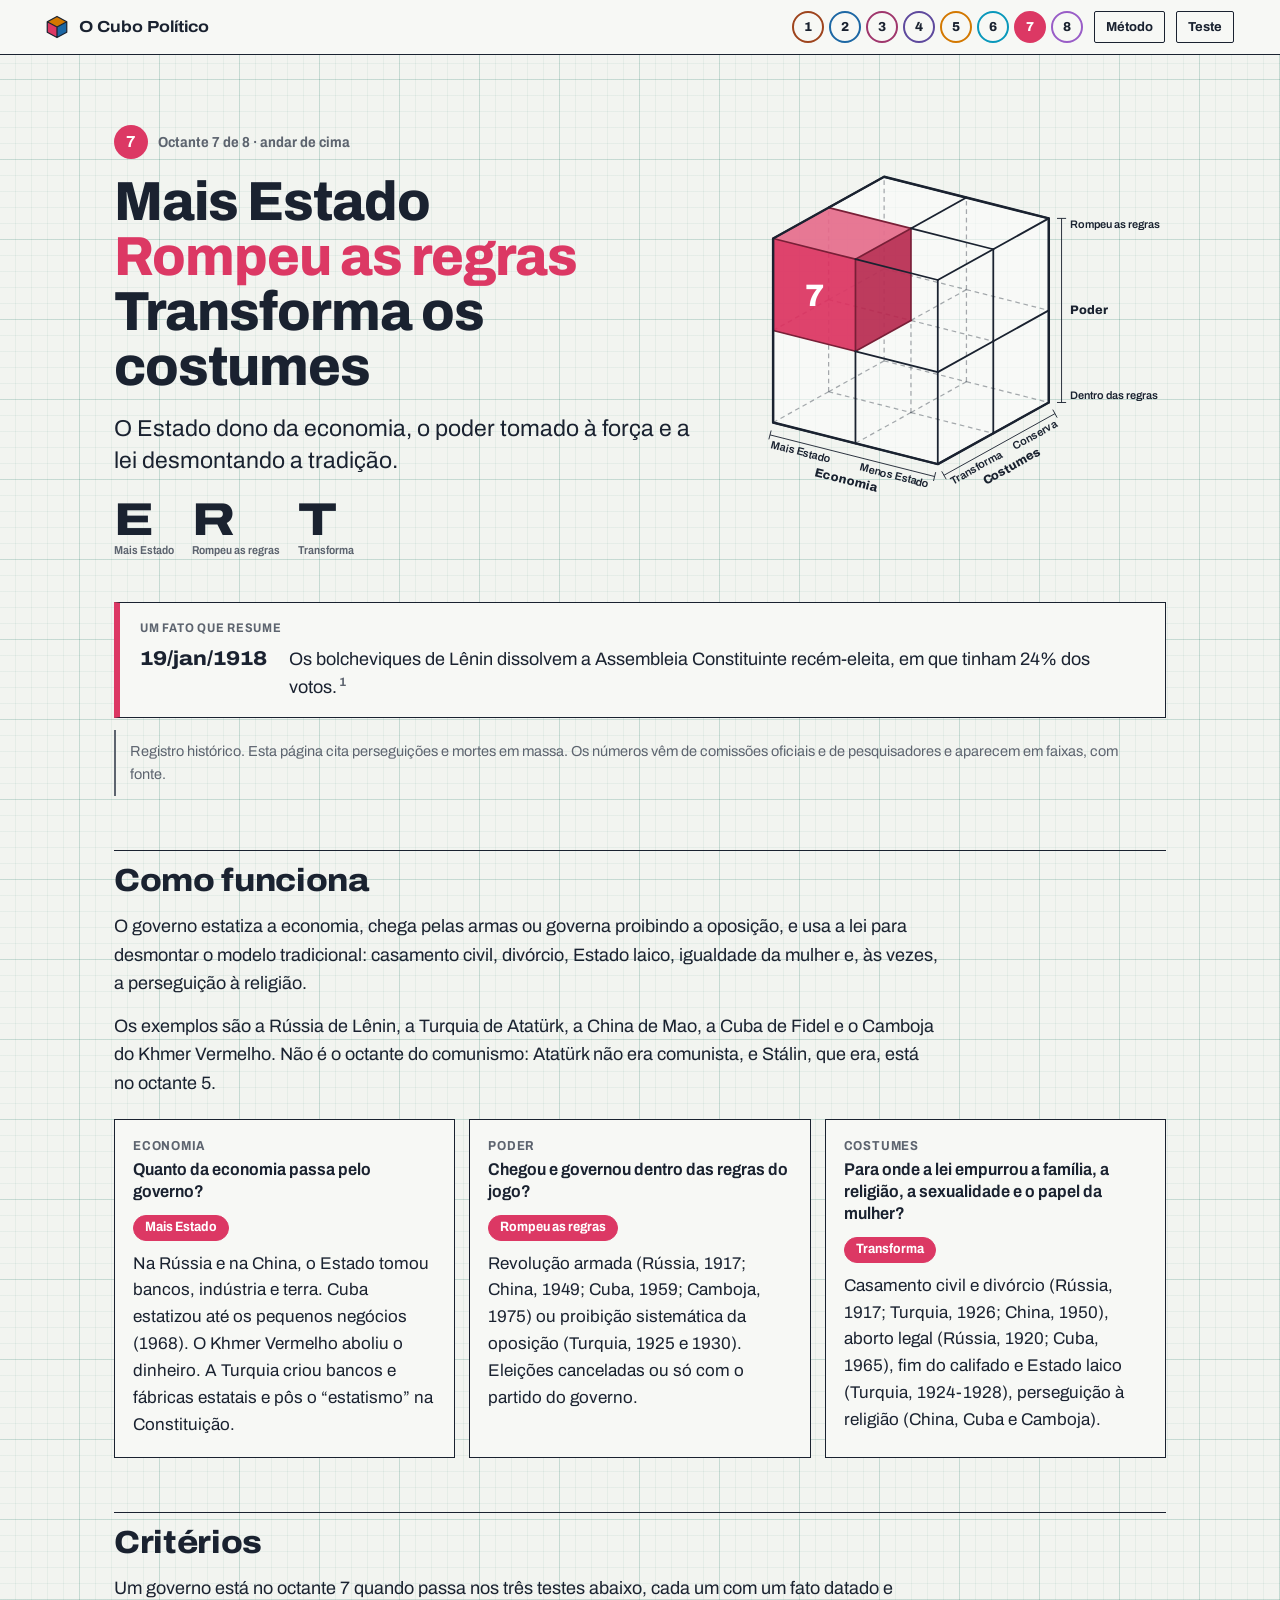
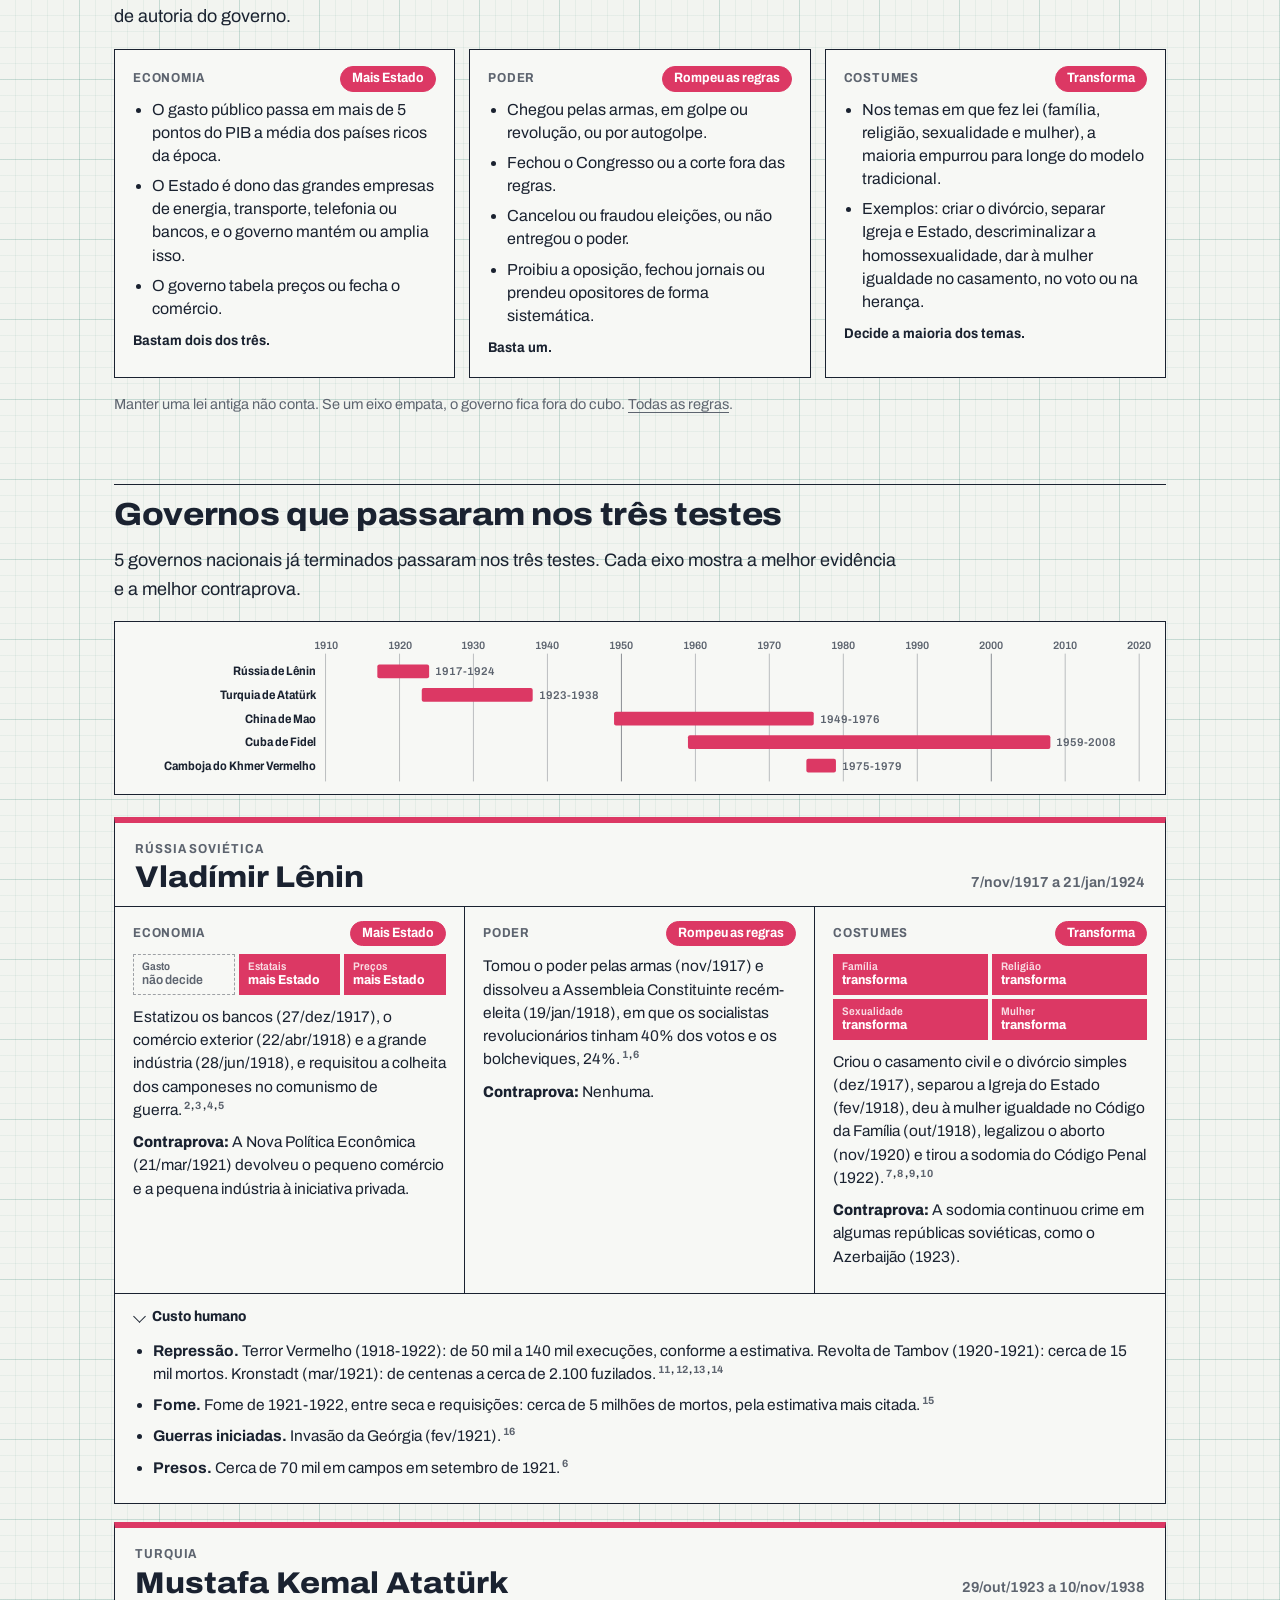
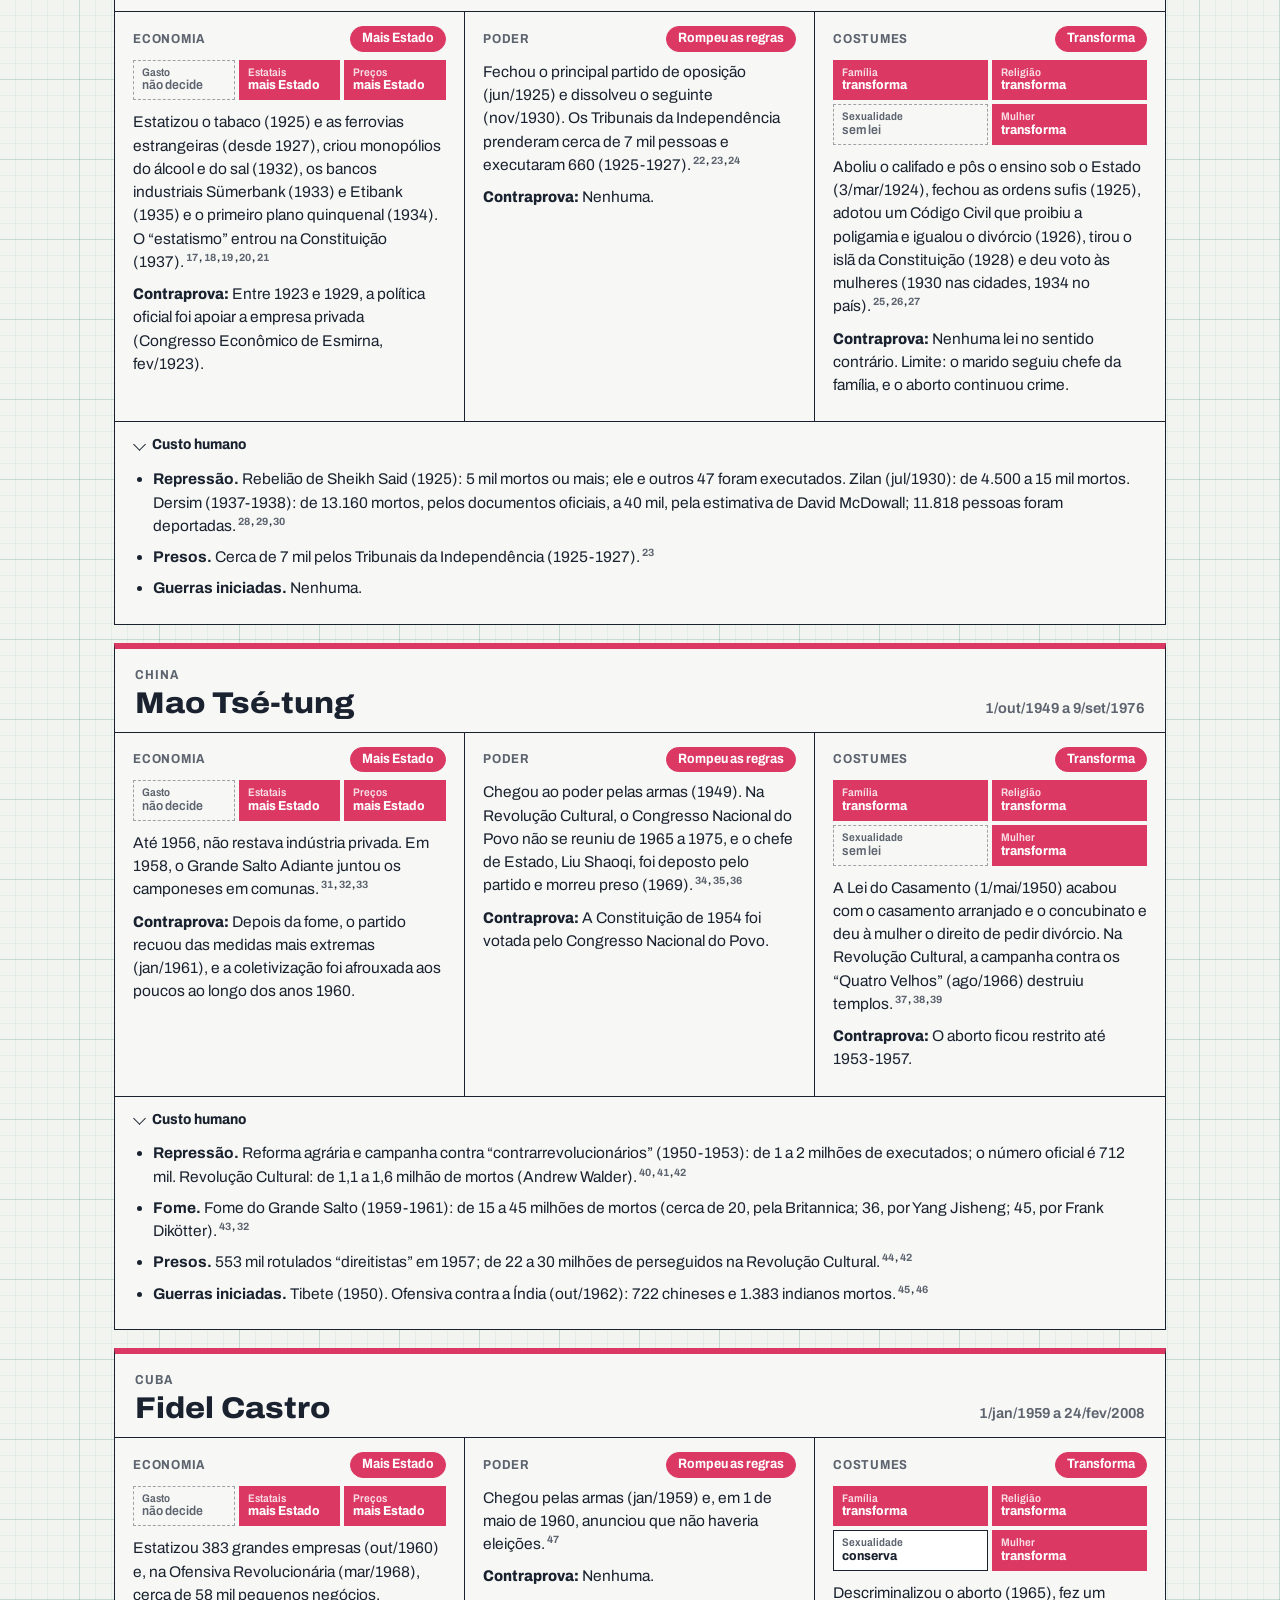
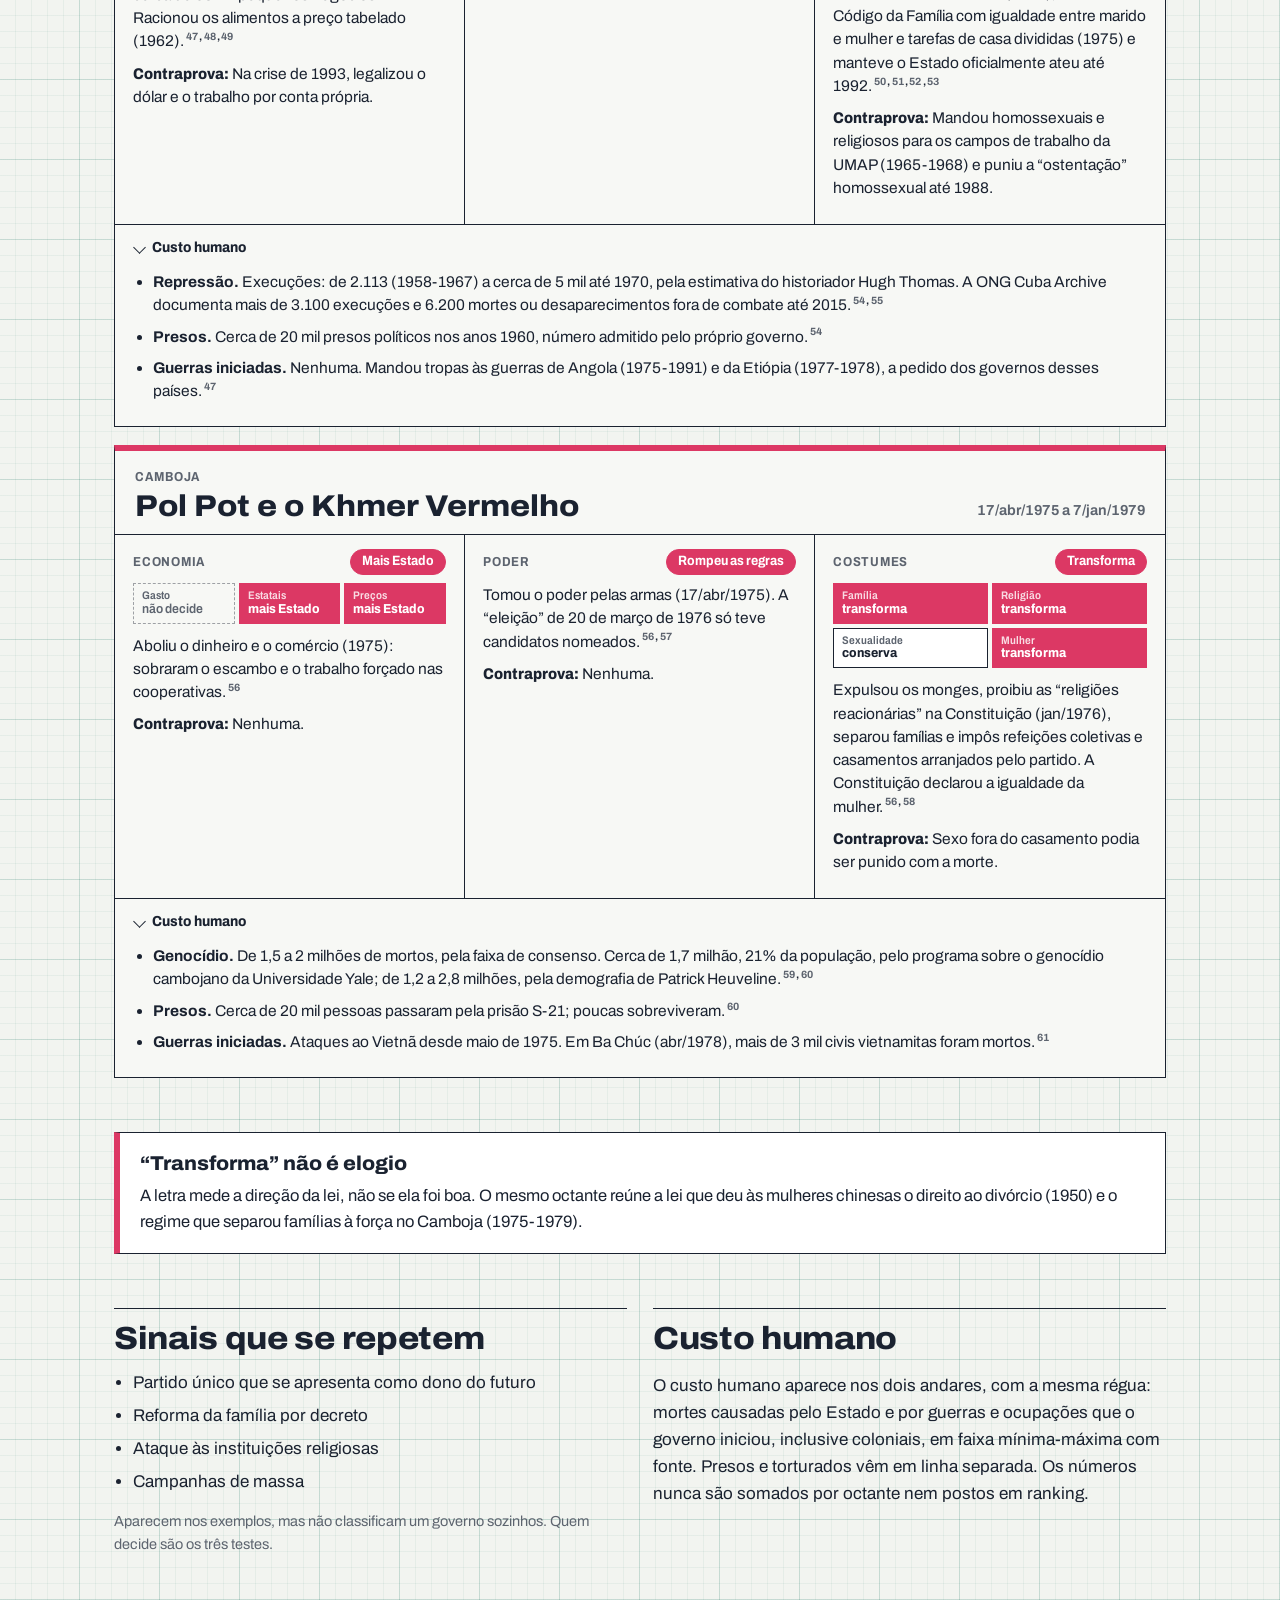
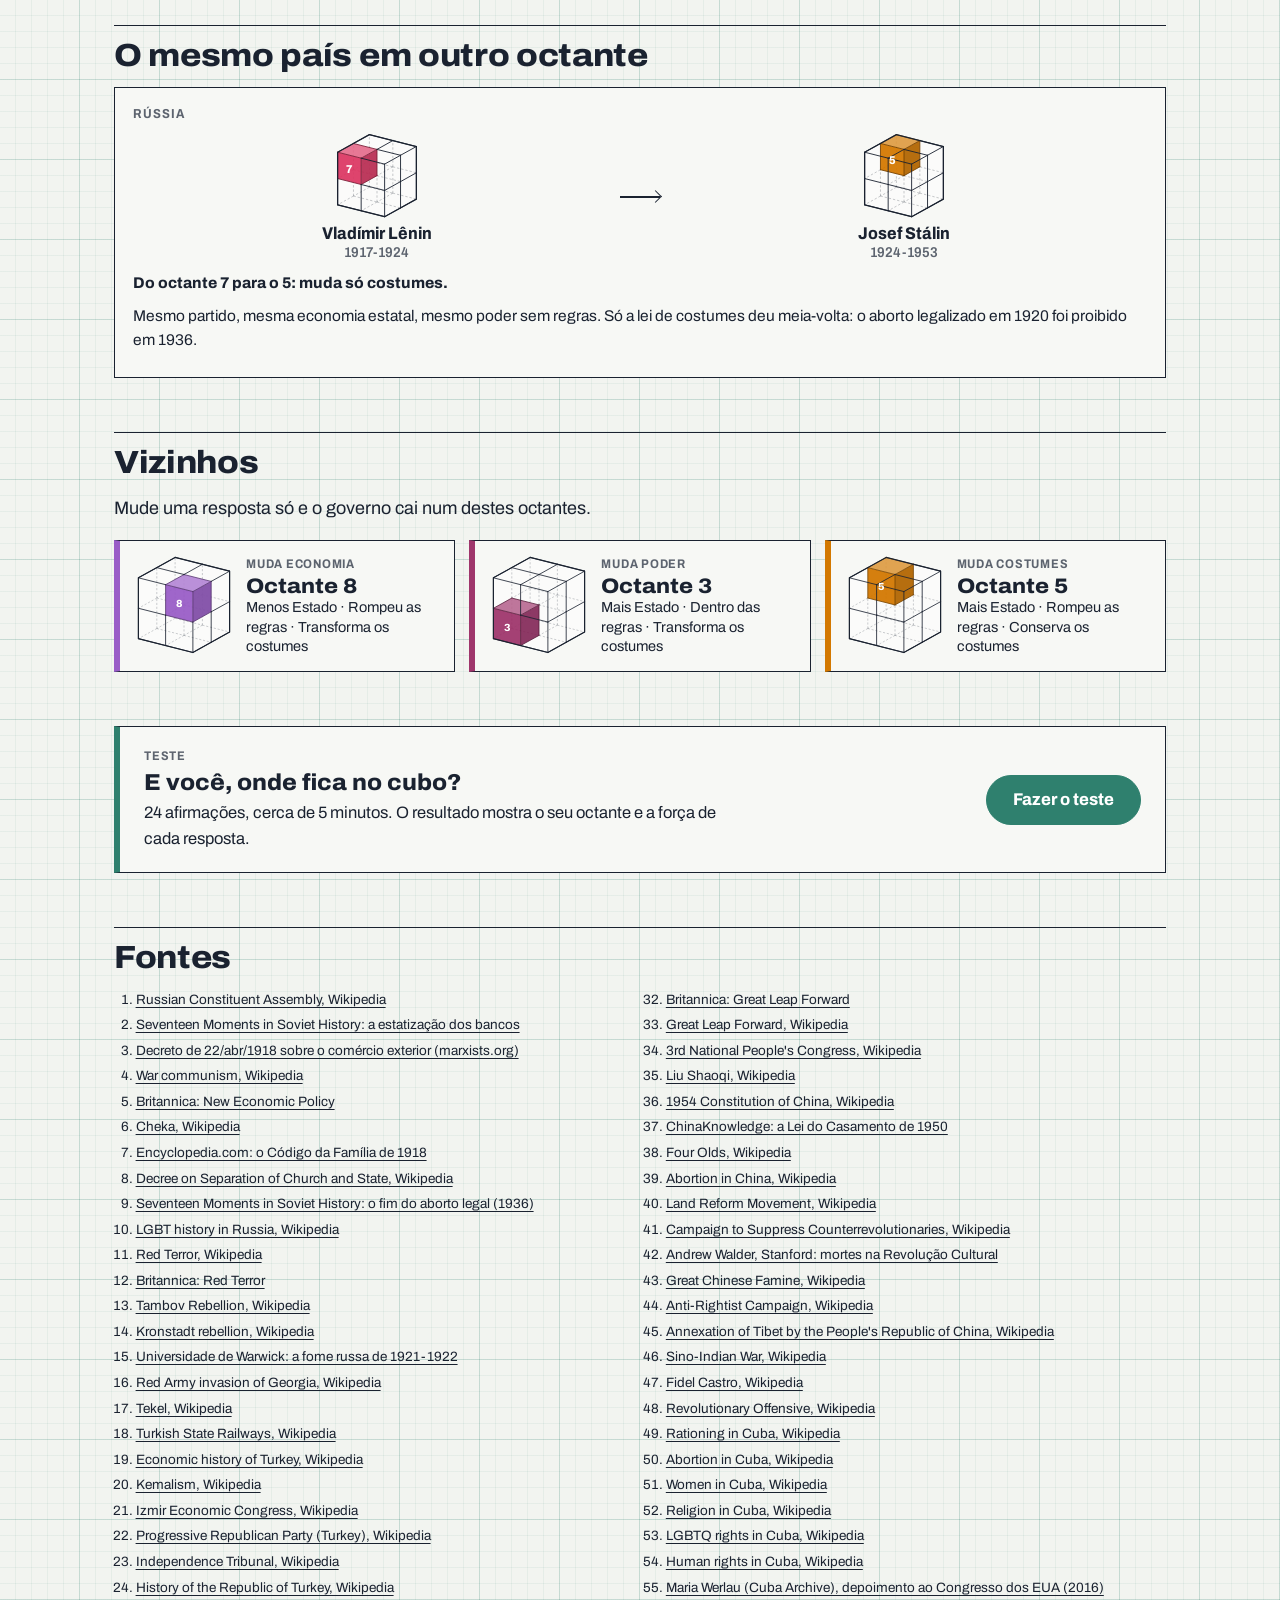
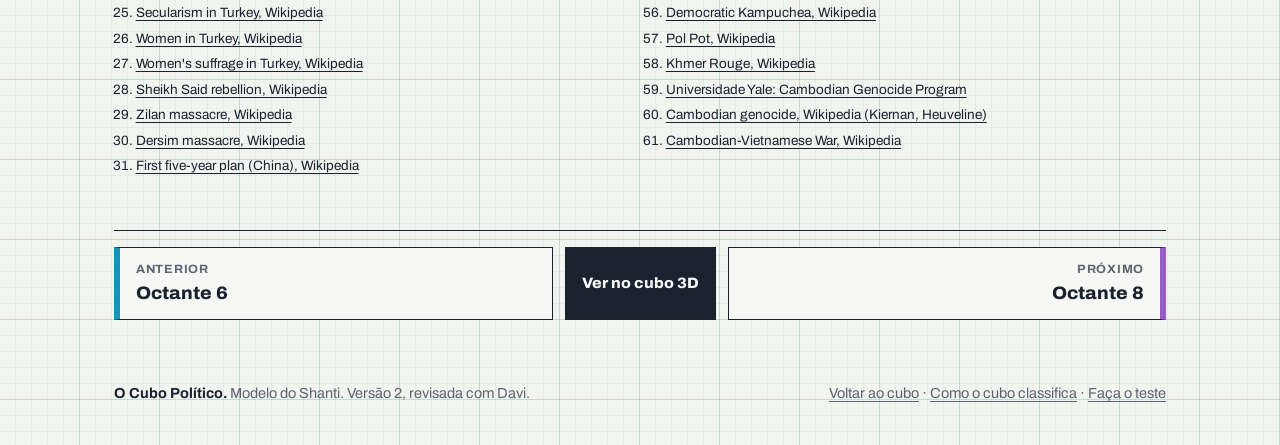
<file: octante-7.html>
<!doctype html>
<html lang="pt-BR">
<head>
<meta charset="utf-8">
<meta name="viewport" content="width=device-width, initial-scale=1, viewport-fit=cover">
<meta name="theme-color" content="#f2f4f0">
<meta name="color-scheme" content="light">
<title>Octante 7: mais estado, rompeu as regras, transforma os costumes | O Cubo Político</title>
<meta name="description" content="O Estado dono da economia, o poder tomado à força e a lei desmontando a tradição. Governos que passaram nos três testes: Rússia de Lênin, Turquia de Atatürk, China de Mao, Cuba de Fidel, Camboja do Khmer Vermelho.">
<meta property="og:type" content="article">
<meta property="og:locale" content="pt_BR">
<meta property="og:site_name" content="O Cubo Político">
<meta property="og:title" content="Octante 7: mais estado, rompeu as regras, transforma os costumes | O Cubo Político">
<meta property="og:description" content="O Estado dono da economia, o poder tomado à força e a lei desmontando a tradição. Governos que passaram nos três testes: Rússia de Lênin, Turquia de Atatürk, China de Mao, Cuba de Fidel, Camboja do Khmer Vermelho.">
<meta property="og:image" content="https://cubo-politico.vercel.app/og-octante-7.png">
<meta property="og:image:width" content="1200">
<meta property="og:image:height" content="630">
<meta property="og:url" content="https://cubo-politico.vercel.app/octante-7">
<meta name="twitter:card" content="summary_large_image">
<link rel="icon" href="data:image/svg+xml,%3Csvg xmlns='http://www.w3.org/2000/svg' viewBox='0 0 64 64'%3E%3Cpath d='M32 6 56 19 32 32 8 19Z' fill='%23d37800'/%3E%3Cpath d='M8 19 32 32 32 58 8 45Z' fill='%23dc3864'/%3E%3Cpath d='M56 19 32 32 32 58 56 45Z' fill='%231c67a4'/%3E%3Cpath d='M32 6 56 19 56 45 32 58 8 45 8 19Z M8 19 32 32 56 19 M32 32 32 58' fill='none' stroke='%231a2230' stroke-width='3' stroke-linejoin='round'/%3E%3C/svg%3E">
<style>

@font-face{font-family:"Archivo";src:url(archivo.woff2) format("woff2");font-weight:100 900;font-stretch:62% 125%;font-style:normal;font-display:swap}
:root{--papel:#f2f4f0;--papel-2:#f7f8f5;--nanquim:#1a2230;--grafite:#5d646f;--q:47 128 110;--f:"Archivo","Helvetica Neue",Arial,sans-serif;--lado:clamp(16px,4vw,44px)}
*{box-sizing:border-box}
html{background:var(--papel);-webkit-text-size-adjust:100%;text-size-adjust:100%;scroll-padding-top:70px}
body{margin:0;font-family:var(--f);font-size:17px;line-height:1.58;color:var(--nanquim);background:var(--papel);-webkit-font-smoothing:antialiased;
  background-image:linear-gradient(to right,rgb(var(--q) / .17) 1px,transparent 1px),linear-gradient(to bottom,rgb(var(--q) / .17) 1px,transparent 1px),linear-gradient(to right,rgb(var(--q) / .065) 1px,transparent 1px),linear-gradient(to bottom,rgb(var(--q) / .065) 1px,transparent 1px);
  background-size:80px 80px,80px 80px,16px 16px,16px 16px;background-position:-1px -1px}
a{color:inherit;text-underline-offset:3px}
:focus-visible{outline:2px solid var(--nanquim);outline-offset:2px}
.topo{position:sticky;top:0;z-index:20;display:flex;align-items:center;justify-content:space-between;gap:14px;padding:9px var(--lado);background:var(--papel-2);border-bottom:1px solid var(--nanquim)}
.marca{display:flex;align-items:center;gap:9px;font-size:16px;font-weight:800;font-stretch:112%;text-decoration:none;white-space:nowrap}
.marca svg{flex:none}
.nav-oct{display:flex;align-items:center;gap:5px;overflow-x:auto;scrollbar-width:none;padding:2px}
.nav-oct::-webkit-scrollbar{display:none}
.nav-oct a{flex:none;display:grid;place-items:center;width:32px;height:32px;border-radius:50%;border:2px solid var(--o);font-size:13px;font-weight:800;text-decoration:none;transition:background .2s,color .2s}
.nav-oct a:hover,.nav-oct a[aria-current]{background:var(--o);color:#fff}
.nav-oct a.metodo{width:auto;height:32px;border-radius:2px;border:1px solid var(--nanquim);padding:0 11px;margin-left:6px;font-weight:700}
.nav-oct a.metodo:hover,.nav-oct a.metodo[aria-current]{background:var(--nanquim);color:var(--papel-2)}
main{max-width:1140px;margin:0 auto;padding:0 var(--lado) 40px}
.hero-oct{display:grid;grid-template-columns:minmax(0,1.2fr) minmax(0,.8fr);gap:clamp(18px,4vw,48px);align-items:center;padding:clamp(30px,6vw,70px) 0 clamp(22px,4vw,44px)}
.hero-met{padding:clamp(34px,7vw,80px) 0 clamp(18px,3vw,30px)}
.rotulo-oct{display:flex;align-items:center;gap:10px;margin:0 0 16px;font-size:14.5px;font-weight:700;font-stretch:88%;color:var(--grafite)}
.rotulo-oct b{display:inline-grid;place-items:center;width:34px;height:34px;border-radius:50%;background:var(--c);color:#fff;font-size:16px;font-stretch:100%}
h1{margin:0 0 18px;font-size:clamp(34px,4.3vw,60px);line-height:1;font-weight:800;font-stretch:96%;letter-spacing:-.018em}
h1 span{display:block}
.pag-oct h1 span:nth-child(2){color:var(--c)}
.frase{margin:0 0 22px;font-size:clamp(19px,2vw,23px);line-height:1.4;max-width:29em;text-wrap:pretty}
.cod{display:flex;gap:18px}
.cod span{display:flex;flex-direction:column;gap:3px;font-size:clamp(30px,4.2vw,46px);line-height:.9;font-weight:800;font-stretch:125%}
.cod small{font-size:11.5px;font-weight:650;font-stretch:88%;color:var(--grafite);line-height:1.2}
.hero-cubo{display:flex;justify-content:center}
.cubo{display:block;max-width:100%;height:auto}
.marco{display:grid;grid-template-columns:auto 1fr;gap:4px 22px;align-items:baseline;margin:0 0 8px;padding:16px 20px;background:var(--papel-2);border:1px solid var(--nanquim);border-left:6px solid var(--c)}
.marco-rot{grid-column:1/-1;margin:0;font-size:12.5px;font-weight:700;font-stretch:88%;color:var(--grafite);text-transform:uppercase;letter-spacing:.06em}
.marco-data{margin:0;font-size:20px;font-weight:800;font-stretch:112%;white-space:nowrap}
.marco-txt{margin:0;font-size:18px}
.aviso{margin:12px 0 0;padding:10px 14px;font-size:14.5px;color:var(--grafite);border-left:2px solid var(--grafite)}
.secao{padding:clamp(30px,5vw,54px) 0 0}
.secao>h2,.secao>div>h2{margin:0 0 14px;padding-top:12px;border-top:1px solid var(--nanquim);font-size:clamp(24px,2.6vw,32px);line-height:1.1;font-weight:800;font-stretch:108%;letter-spacing:-.01em}
.lead{margin:0 0 18px;font-size:18px;max-width:44em;text-wrap:pretty}
.intro{margin:0 0 14px;font-size:18px;max-width:46em;text-wrap:pretty}
.nota{font-size:14.5px;color:var(--grafite);max-width:52em}
.tres{display:grid;grid-template-columns:repeat(3,minmax(0,1fr));gap:14px;margin-top:22px}
.bloco-eixo,.crit,.eixo-met{padding:16px 18px 18px;background:var(--papel-2);border:1px solid var(--nanquim)}
.bloco-eixo p{margin:0 0 10px}
.bloco-eixo p:last-child{margin:0}
.be-nome{margin:0 0 2px!important;font-size:13px;font-weight:700;font-stretch:88%;color:var(--grafite);text-transform:uppercase;letter-spacing:.06em}
.be-perg{font-weight:650;font-stretch:92%;line-height:1.3}
.chip{display:inline-block;margin:0 0 10px;padding:3px 11px 4px;border-radius:999px;font-size:13.5px;font-weight:700;font-stretch:90%;line-height:1.25;border:1.5px solid var(--nanquim);background:#fff}
.chip.on{background:var(--c);border-color:var(--c);color:#fff}
.pag-met .chip.on{background:var(--nanquim);border-color:var(--nanquim)}
.criterios{display:grid;grid-template-columns:repeat(3,minmax(0,1fr));gap:14px}
.crit-cab{display:flex;align-items:center;justify-content:space-between;gap:10px;margin:0 0 6px;font-size:13px;font-weight:700;font-stretch:88%;color:var(--grafite);text-transform:uppercase;letter-spacing:.06em}
.crit-cab .chip{margin:0;text-transform:none;letter-spacing:0}
.crit ul,.eixo-met ul{margin:0 0 10px;padding-left:1.1em}
.crit li,.eixo-met li{margin:0 0 7px;font-size:16px;line-height:1.45}
.crit-regra{margin:0;font-size:14px;font-weight:700;font-stretch:92%}
.lt-caixa{margin:0 0 22px;padding:12px 14px 6px;background:var(--papel-2);border:1px solid var(--nanquim);overflow-x:auto}
.linha-tempo{display:block;width:100%;min-width:640px;height:auto;font-family:var(--f)}
.lt-ano{font-size:11px;fill:var(--grafite);font-weight:600}
.lt-rot{font-size:12.5px;font-weight:700;fill:var(--nanquim);font-stretch:88%}
.lt-anos{font-size:11.5px;fill:var(--grafite);font-weight:600}
.lt-num{font-size:11px;font-weight:800;fill:#fff}
.govs{display:grid;gap:18px}
.gov{background:var(--papel-2);border:1px solid var(--nanquim);border-top:6px solid var(--c)}
.gov-cab{display:grid;grid-template-columns:1fr auto;align-items:end;gap:2px 16px;padding:16px 20px 12px;border-bottom:1px solid var(--nanquim)}
.gov-pais{grid-column:1/-1;margin:0;font-size:13px;font-weight:700;font-stretch:88%;color:var(--grafite);text-transform:uppercase;letter-spacing:.07em}
.gov h3{margin:0;font-size:clamp(24px,2.6vw,30px);line-height:1.08;font-weight:800;font-stretch:108%}
.gov-per{margin:0;font-size:14.5px;font-weight:650;color:var(--grafite);white-space:nowrap}
.gov-eixos{display:grid;grid-template-columns:repeat(3,minmax(0,1fr))}
.eixo-g{padding:14px 18px 16px;border-right:1px solid var(--nanquim)}
.eixo-g:last-child{border-right:0}
.eixo-g-cab{display:flex;align-items:center;justify-content:space-between;gap:8px;margin-bottom:8px}
.eixo-g-cab .chip{margin:0}
.eixo-nome{font-size:13px;font-weight:700;font-stretch:88%;color:var(--grafite);text-transform:uppercase;letter-spacing:.06em}
.ev,.cp{margin:0 0 9px;font-size:15.5px;line-height:1.5}
.cp span{font-weight:800;font-stretch:92%}
.cp span::after{content:":"}
.placar{display:grid;grid-template-columns:repeat(3,minmax(0,1fr));gap:4px;margin:0 0 10px;padding:0;list-style:none}
.placar--4{grid-template-columns:repeat(2,minmax(0,1fr))}
.placar li{display:flex;flex-direction:column;min-width:0;padding:5px 8px 6px;border:1px solid rgb(26 34 48 / .4);background:#fff;line-height:1.15}
.placar li span{font-size:11px;font-weight:650;font-stretch:88%;color:var(--grafite);white-space:nowrap;overflow:hidden;text-overflow:ellipsis}
.placar li b{font-size:13px;font-weight:750;font-stretch:92%}
.placar li.ok{background:var(--c);border-color:var(--c)}
.placar li.ok span{color:rgb(255 255 255 / .82)}
.placar li.ok b{color:#fff}
.placar li.contra{border:1.5px solid var(--nanquim)}
.placar li.nd{border-style:dashed;background:transparent}
.placar li.nd b{font-weight:600;color:var(--grafite)}
.custo{border-top:1px solid var(--nanquim)}
.custo summary{cursor:pointer;padding:11px 20px;font-size:14.5px;font-weight:750;font-stretch:92%;list-style:none;display:flex;align-items:center;gap:8px}
.custo summary::-webkit-details-marker{display:none}
.custo summary::before{content:"";width:8px;height:8px;border-right:1.5px solid var(--nanquim);border-bottom:1.5px solid var(--nanquim);transform:rotate(-45deg);transition:transform .2s}
.custo[open] summary::before{transform:rotate(45deg)}
.custo ul{margin:0;padding:0 20px 16px 38px}
.custo li{margin:0 0 8px;font-size:15.5px;line-height:1.5}
.ref{font-size:.68em;line-height:0;margin-left:1px;font-weight:700;white-space:nowrap;letter-spacing:.02em}
.ref a{text-decoration:none;color:var(--grafite);padding:0 1px}
.ref a:hover{color:var(--nanquim);text-decoration:underline}
.secao--caixas{display:grid;grid-template-columns:repeat(auto-fit,minmax(280px,1fr));gap:14px}
.caixa{padding:18px 20px;border:1px solid var(--nanquim);background:#fff;border-left:6px solid var(--c)}
.caixa h3{margin:0 0 8px;font-size:20px;line-height:1.2;font-weight:800;font-stretch:104%}
.caixa p{margin:0;font-size:16.5px}
.secao--duas{display:grid;grid-template-columns:repeat(2,minmax(0,1fr));gap:26px}
.sinais{margin:0 0 10px;padding-left:1.1em}
.sinais li{margin:0 0 6px;font-size:17px}
.setas{display:grid;grid-template-columns:repeat(auto-fit,minmax(300px,1fr));gap:14px}
.seta{padding:16px 18px;background:var(--papel-2);border:1px solid var(--nanquim)}
.seta p{margin:0 0 8px;font-size:15.5px}
.seta-pais{font-size:13px!important;font-weight:700;font-stretch:88%;color:var(--grafite);text-transform:uppercase;letter-spacing:.07em}
.seta-par{display:grid;grid-template-columns:1fr 40px 1fr;align-items:center;margin:4px 0 10px}
.seta-par a{display:flex;flex-direction:column;align-items:center;text-decoration:none;text-align:center;font-weight:750;font-stretch:92%;line-height:1.2}
.seta-par a small{font-weight:600;color:var(--grafite)}
.seta-par .cubo{width:84px;height:auto;margin-bottom:4px}
.seta-meio i{display:block;position:relative;height:1.5px;background:var(--nanquim)}
.seta-meio i::after{content:"";position:absolute;right:0;top:-4px;width:8px;height:8px;border-top:1.5px solid var(--nanquim);border-right:1.5px solid var(--nanquim);transform:rotate(45deg)}
.seta-muda{font-weight:750}
.vizinhos{display:grid;grid-template-columns:repeat(3,minmax(0,1fr));gap:14px}
.viz{display:grid;grid-template-columns:96px 1fr;grid-template-rows:auto auto 1fr;column-gap:14px;align-items:start;padding:14px 16px;text-decoration:none;background:var(--papel-2);border:1px solid var(--nanquim);border-left:6px solid var(--c);transition:background .2s}
.viz:hover{background:#fff}
.viz .cubo{grid-row:1/4;width:96px}
.viz-muda{font-size:12.5px;font-weight:700;font-stretch:88%;color:var(--grafite);text-transform:uppercase;letter-spacing:.06em}
.viz-n{font-size:21px;font-weight:800;font-stretch:108%;line-height:1.1}
.viz-pal{font-size:14.5px;line-height:1.35}
.quase{display:grid;gap:12px}
.q-item{padding:14px 18px;border:1px dashed var(--nanquim);background:rgb(247 248 245 / .8)}
.q-item h3{margin:0 0 6px;font-size:19px;font-weight:800;font-stretch:104%}
.q-item h3 span{font-weight:600;color:var(--grafite);font-size:15px;margin-left:6px}
.q-item p{margin:0 0 4px;font-size:16px}
.fontes{margin:0;padding-left:1.6em;columns:2 340px;column-gap:30px;font-size:13.5px;line-height:1.45}
.fontes li{margin:0 0 6px;break-inside:avoid}
.fontes li:target{background:#fff4c2}
.pag-nav{display:grid;grid-template-columns:1fr auto 1fr;gap:12px;align-items:stretch;margin:clamp(34px,5vw,54px) 0 0;padding-top:16px;border-top:1px solid var(--nanquim)}
.pag-nav a{display:flex;flex-direction:column;justify-content:center;padding:12px 16px;min-height:56px;border:1px solid var(--nanquim);background:var(--papel-2);text-decoration:none;font-weight:800;font-stretch:104%;font-size:18px}
.pag-nav a small{font-size:12px;font-weight:700;color:var(--grafite);text-transform:uppercase;letter-spacing:.06em}
.pag-nav a:last-child{text-align:right;border-right:6px solid var(--c)}
.pag-nav a:first-child{border-left:6px solid var(--c)}
.pag-nav .ver3d{justify-content:center;align-items:center;background:var(--nanquim);color:var(--papel-2);font-size:15px}
.rodape{max-width:1140px;margin:0 auto;padding:22px var(--lado) 40px;font-size:14.5px;color:var(--grafite);display:flex;flex-wrap:wrap;justify-content:space-between;gap:8px 20px}
.rodape p{margin:0}
.rodape strong{color:var(--nanquim)}
.eixos-met{display:grid;grid-template-columns:repeat(3,minmax(0,1fr));gap:14px}
.eixo-met h3{margin:0 0 10px;font-size:20px;line-height:1.25;font-weight:800;font-stretch:100%}
.polos{display:flex;flex-wrap:wrap;align-items:center;gap:6px 8px;margin:0 0 12px}
.polos .chip{margin:0}
.polos span{font-size:13px;color:var(--grafite)}
.regras{display:grid;grid-template-columns:repeat(2,minmax(0,1fr));gap:12px;margin:0}
.regras div{padding:14px 18px;background:var(--papel-2);border:1px solid var(--nanquim)}
.regras dt{font-weight:800;font-stretch:104%;font-size:18px;margin:0 0 4px}
.regras dd{margin:0;font-size:16px}
.tabela{border-collapse:collapse;width:100%;max-width:420px;background:var(--papel-2);border:1px solid var(--nanquim);font-size:16px}
.tabela th,.tabela td{padding:7px 14px;border-bottom:1px solid rgb(26 34 48 / .25);text-align:left}
.tabela th{font-size:13px;font-weight:700;font-stretch:88%;color:var(--grafite);text-transform:uppercase;letter-spacing:.05em}
.tabela td:last-child{font-weight:750;font-variant-numeric:tabular-nums}
.itens-teste{margin:14px 0 0;background:var(--papel-2);border:1px solid var(--nanquim)}
.itens-teste summary{cursor:pointer;padding:13px 18px;font-weight:750;font-stretch:96%;font-size:17px}
.tabela-rola{overflow-x:auto;padding:0 12px 12px}
.tabela--itens{max-width:none;font-size:15px}
.tabela--itens td{vertical-align:top}
.tabela--itens td:last-child{white-space:nowrap}
.tabela--itens td:nth-child(2){font-variant-numeric:tabular-nums;color:var(--grafite)}
.lead a{font-weight:750}
.faq{display:grid;gap:8px}
.faq details{background:var(--papel-2);border:1px solid var(--nanquim)}
.faq summary{cursor:pointer;padding:13px 18px;font-weight:750;font-stretch:96%;font-size:17px}
.faq details p{margin:0;padding:0 18px 16px;font-size:16.5px;max-width:52em}
.mudancas{display:grid;grid-template-columns:repeat(2,minmax(0,1fr));gap:14px}
.mud{padding:16px 18px;background:var(--papel-2);border:1px solid var(--nanquim)}
.mud h3{margin:0 0 10px;font-size:19px;font-weight:800}
.mud p{margin:0 0 8px;font-size:15.5px}
.mud p span{display:block;font-size:12px;font-weight:700;font-stretch:88%;text-transform:uppercase;letter-spacing:.06em;color:var(--grafite)}
.mud .antes{color:var(--grafite)}
.mud .depois{font-weight:650}
.mud .porque{padding-top:8px;border-top:1px dashed rgb(26 34 48 / .4);margin:0}
.sr{position:absolute!important;width:1px;height:1px;padding:0;margin:-1px;overflow:hidden;clip:rect(0,0,0,0);white-space:nowrap;border:0}
.btn-t{display:inline-flex;align-items:center;justify-content:center;gap:8px;min-height:50px;padding:0 26px;border-radius:999px;border:1.5px solid var(--nanquim);background:var(--papel-2);color:var(--nanquim);font:inherit;font-size:17px;font-weight:750;font-stretch:96%;line-height:1.15;text-align:center;text-decoration:none;cursor:pointer;transition:background .2s,color .2s}
.btn-t:hover{background:#fff}
.btn-t--prim{background:var(--nanquim);color:var(--papel-2)}
.btn-t--prim:hover{background:#2c3850}
.cta-teste{display:flex;align-items:center;justify-content:space-between;gap:16px 28px;flex-wrap:wrap;margin:clamp(30px,5vw,54px) 0 0;padding:20px 24px;background:var(--papel-2);border:1px solid var(--nanquim);border-left:6px solid #2f806e}
.cta-teste p{margin:0;font-size:16.5px;max-width:36em}
.cta-rot{font-size:12.5px!important;font-weight:700;font-stretch:88%;color:var(--grafite);text-transform:uppercase;letter-spacing:.06em}
.cta-tit{font-size:23px!important;font-weight:800;font-stretch:104%;line-height:1.2;margin:2px 0 4px!important}
.cta-teste .btn-t--prim{background:#2f806e;border-color:#2f806e;color:#fff}
.cta-teste .btn-t--prim:hover{background:#256a5b}
@media (max-width:900px){
  .hero-oct{grid-template-columns:1fr}
  .hero-cubo{order:-1;max-width:420px;margin:0 auto}
  .tres,.criterios,.eixos-met,.vizinhos{grid-template-columns:1fr}
  .gov-eixos{grid-template-columns:1fr}
  .eixo-g{border-right:0;border-bottom:1px solid var(--nanquim)}
  .eixo-g:last-child{border-bottom:0}
  .secao--duas,.regras,.mudancas{grid-template-columns:1fr}
}
@media (max-width:560px){
  body{font-size:16.5px}
  .marca b{display:none}
  .topo{gap:6px}
  .nav-oct{gap:3px}
  .nav-oct a{width:26px;height:26px;font-size:12px;border-width:1.5px}
  .nav-oct a.metodo{height:26px;padding:0 6px;margin-left:3px}
  .nav-oct a.nav-teste{display:none}
  .gov-cab{grid-template-columns:1fr}
  .gov-per{white-space:normal}
  .marco{grid-template-columns:1fr}
  .pag-nav{grid-template-columns:1fr 1fr}
  .pag-nav .ver3d{grid-column:1/-1;order:3}
  .fontes{columns:1}
  .viz{grid-template-columns:76px 1fr}
  .viz .cubo{width:76px}
}
@media (prefers-reduced-motion:reduce){*{transition:none!important}}
@media print{.topo,.pag-nav{display:none}body{background:#fff}.custo summary::before{display:none}}

</style>
</head>

<body class="pag-oct" style="--c:#dc3864">
<header class="topo"><a class="marca" href="index.html" aria-label="O Cubo Político: voltar ao cubo"><svg viewBox="0 0 64 64" width="26" height="26" aria-hidden="true"><path d="M32 6 56 19 32 32 8 19Z" fill="#d37800"/><path d="M8 19 32 32 32 58 8 45Z" fill="#dc3864"/><path d="M56 19 32 32 32 58 56 45Z" fill="#1c67a4"/><path d="M32 6 56 19 56 45 32 58 8 45 8 19Z M8 19 32 32 56 19 M32 32 32 58" fill="none" stroke="#1a2230" stroke-width="3" stroke-linejoin="round"/></svg><b>O Cubo Político</b></a><nav class="nav-oct" aria-label="Octantes"><a href="octante-1.html" style="--o:#9e441d" aria-label="Octante 1: mais estado, dentro das regras, conserva os costumes">1</a><a href="octante-2.html" style="--o:#1c67a4" aria-label="Octante 2: menos estado, dentro das regras, conserva os costumes">2</a><a href="octante-3.html" style="--o:#9f366c" aria-label="Octante 3: mais estado, dentro das regras, transforma os costumes">3</a><a href="octante-4.html" style="--o:#5e499d" aria-label="Octante 4: menos estado, dentro das regras, transforma os costumes">4</a><a href="octante-5.html" style="--o:#d37800" aria-label="Octante 5: mais estado, rompeu as regras, conserva os costumes">5</a><a href="octante-6.html" style="--o:#0998bb" aria-label="Octante 6: menos estado, rompeu as regras, conserva os costumes">6</a><a href="octante-7.html" style="--o:#dc3864" aria-current="page" aria-label="Octante 7: mais estado, rompeu as regras, transforma os costumes">7</a><a href="octante-8.html" style="--o:#995dc7" aria-label="Octante 8: menos estado, rompeu as regras, transforma os costumes">8</a><a class="metodo" href="metodo.html">Método</a><a class="metodo nav-teste" href="teste.html">Teste</a></nav></header>
<main>
<section class="hero-oct"><div class="hero-txt"><p class="rotulo-oct"><b>7</b>Octante 7 de 8 · andar de cima</p><h1><span>Mais Estado</span><span>Rompeu as regras</span><span>Transforma os costumes</span></h1><p class="frase">O Estado dono da economia, o poder tomado à força e a lei desmontando a tradição.</p><div class="cod" aria-label="Código ERT"><span>E<small>Mais Estado</small></span><span>R<small>Rompeu as regras</small></span><span>T<small>Transforma</small></span></div></div><div class="hero-cubo"><svg class="cubo cubo--grande" viewBox="0 0 440 389" width="440" height="389" role="img" aria-label="O octante 7 no cubo: mais estado, rompeu as regras, transforma os costumes" xmlns="http://www.w3.org/2000/svg"><path d="M312.0 261.3 L312.0 59.6 L190.4 127.1 L190.4 328.8 Z" fill="#ffffff" fill-opacity=".5"/><path d="M131.6 14.0 L312.0 59.6 L190.4 127.1 L10.0 81.6 Z" fill="#ffffff" fill-opacity=".5"/><path d="M10.0 283.3 L190.4 328.8 L190.4 127.1 L10.0 81.6 Z" fill="#ffffff" fill-opacity=".5"/><path d="M131.6 215.7L131.6 114.9" stroke="#1a2230" stroke-opacity=".38" stroke-width="1.35" stroke-dasharray="5.1 4.1"/><path d="M131.6 215.7L221.8 238.5" stroke="#1a2230" stroke-opacity=".38" stroke-width="1.35" stroke-dasharray="5.1 4.1"/><path d="M131.6 215.7L70.8 249.5" stroke="#1a2230" stroke-opacity=".38" stroke-width="1.35" stroke-dasharray="5.1 4.1"/><path d="M131.6 114.9L131.6 14.0" stroke="#1a2230" stroke-opacity=".38" stroke-width="1.35" stroke-dasharray="5.1 4.1"/><path d="M131.6 114.9L221.8 137.6" stroke="#1a2230" stroke-opacity=".38" stroke-width="1.35" stroke-dasharray="5.1 4.1"/><path d="M221.8 238.5L221.8 137.6" stroke="#1a2230" stroke-opacity=".38" stroke-width="1.35" stroke-dasharray="5.1 4.1"/><path d="M131.6 114.9L70.8 148.6" stroke="#1a2230" stroke-opacity=".38" stroke-width="1.35" stroke-dasharray="5.1 4.1"/><path d="M221.8 238.5L312.0 261.3" stroke="#1a2230" stroke-opacity=".38" stroke-width="1.35" stroke-dasharray="5.1 4.1"/><path d="M221.8 238.5L161.0 272.3" stroke="#1a2230" stroke-opacity=".38" stroke-width="1.35" stroke-dasharray="5.1 4.1"/><path d="M70.8 249.5L70.8 148.6" stroke="#1a2230" stroke-opacity=".38" stroke-width="1.35" stroke-dasharray="5.1 4.1"/><path d="M70.8 249.5L161.0 272.3" stroke="#1a2230" stroke-opacity=".38" stroke-width="1.35" stroke-dasharray="5.1 4.1"/><path d="M221.8 137.6L221.8 36.8" stroke="#1a2230" stroke-opacity=".38" stroke-width="1.35" stroke-dasharray="5.1 4.1"/><path d="M221.8 137.6L312.0 160.4" stroke="#1a2230" stroke-opacity=".38" stroke-width="1.35" stroke-dasharray="5.1 4.1"/><path d="M70.8 249.5L10.0 283.3" stroke="#1a2230" stroke-opacity=".38" stroke-width="1.35" stroke-dasharray="5.1 4.1"/><path d="M221.8 137.6L161.0 171.4" stroke="#1a2230" stroke-opacity=".38" stroke-width="1.35" stroke-dasharray="5.1 4.1"/><path d="M161.0 272.3L161.0 171.4" stroke="#1a2230" stroke-opacity=".38" stroke-width="1.35" stroke-dasharray="5.1 4.1"/><path d="M161.0 272.3L251.2 295.1" stroke="#1a2230" stroke-opacity=".38" stroke-width="1.35" stroke-dasharray="5.1 4.1"/><path d="M161.0 272.3L100.2 306.0" stroke="#1a2230" stroke-opacity=".38" stroke-width="1.35" stroke-dasharray="5.1 4.1"/><path d="M161.0 171.4L251.2 194.2" stroke="#1a2230" stroke-opacity=".38" stroke-width="1.35" stroke-dasharray="5.1 4.1"/><path d="M70.8 148.6L161.0 171.4" stroke="#791f37" stroke-width="1.52" stroke-dasharray="5.1 4.1" stroke-opacity=".7"/><path d="M70.8 148.6L70.8 47.8" stroke="#791f37" stroke-width="1.52" stroke-dasharray="5.1 4.1" stroke-opacity=".7"/><path d="M70.8 148.6L10.0 182.4" stroke="#791f37" stroke-width="1.52" stroke-dasharray="5.1 4.1" stroke-opacity=".7"/><path d="M161.0 171.4 L161.0 70.6 L100.2 104.3 L100.2 205.2 Z" fill="#b92f54" fill-opacity=".94"/><path d="M70.8 47.8 L161.0 70.6 L100.2 104.3 L10.0 81.6 Z" fill="#e6708f" fill-opacity=".94"/><path d="M10.0 182.4 L100.2 205.2 L100.2 104.3 L10.0 81.6 Z" fill="#dc3864" fill-opacity=".94"/><path d="M10.0 182.4L100.2 205.2" stroke="#791f37" stroke-width="1.86" stroke-linecap="round"/><path d="M70.8 47.8L161.0 70.6" stroke="#791f37" stroke-width="1.86" stroke-linecap="round"/><path d="M10.0 81.6L100.2 104.3" stroke="#791f37" stroke-width="1.86" stroke-linecap="round"/><path d="M10.0 182.4L10.0 81.6" stroke="#791f37" stroke-width="1.86" stroke-linecap="round"/><path d="M161.0 171.4L161.0 70.6" stroke="#791f37" stroke-width="1.86" stroke-linecap="round"/><path d="M100.2 205.2L100.2 104.3" stroke="#791f37" stroke-width="1.86" stroke-linecap="round"/><path d="M70.8 47.8L10.0 81.6" stroke="#791f37" stroke-width="1.86" stroke-linecap="round"/><path d="M161.0 171.4L100.2 205.2" stroke="#791f37" stroke-width="1.86" stroke-linecap="round"/><path d="M161.0 70.6L100.2 104.3" stroke="#791f37" stroke-width="1.86" stroke-linecap="round"/><path d="M10.0 283.3L100.2 306.0" stroke="#1a2230" stroke-width="1.95" stroke-linecap="round"/><path d="M100.2 306.0L190.4 328.8" stroke="#1a2230" stroke-width="1.95" stroke-linecap="round"/><path d="M100.2 205.2L190.4 228.0" stroke="#1a2230" stroke-width="1.95" stroke-linecap="round"/><path d="M131.6 14.0L221.8 36.8" stroke="#1a2230" stroke-width="1.95" stroke-linecap="round"/><path d="M221.8 36.8L312.0 59.6" stroke="#1a2230" stroke-width="1.95" stroke-linecap="round"/><path d="M161.0 70.6L251.2 93.4" stroke="#1a2230" stroke-width="1.95" stroke-linecap="round"/><path d="M100.2 104.3L190.4 127.1" stroke="#1a2230" stroke-width="1.95" stroke-linecap="round"/><path d="M10.0 283.3L10.0 182.4" stroke="#1a2230" stroke-width="1.95" stroke-linecap="round"/><path d="M100.2 306.0L100.2 205.2" stroke="#1a2230" stroke-width="1.95" stroke-linecap="round"/><path d="M312.0 261.3L312.0 160.4" stroke="#1a2230" stroke-width="1.95" stroke-linecap="round"/><path d="M312.0 160.4L312.0 59.6" stroke="#1a2230" stroke-width="1.95" stroke-linecap="round"/><path d="M251.2 295.1L251.2 194.2" stroke="#1a2230" stroke-width="1.95" stroke-linecap="round"/><path d="M251.2 194.2L251.2 93.4" stroke="#1a2230" stroke-width="1.95" stroke-linecap="round"/><path d="M190.4 328.8L190.4 228.0" stroke="#1a2230" stroke-width="1.95" stroke-linecap="round"/><path d="M190.4 228.0L190.4 127.1" stroke="#1a2230" stroke-width="1.95" stroke-linecap="round"/><path d="M131.6 14.0L70.8 47.8" stroke="#1a2230" stroke-width="1.95" stroke-linecap="round"/><path d="M221.8 36.8L161.0 70.6" stroke="#1a2230" stroke-width="1.95" stroke-linecap="round"/><path d="M312.0 261.3L251.2 295.1" stroke="#1a2230" stroke-width="1.95" stroke-linecap="round"/><path d="M251.2 295.1L190.4 328.8" stroke="#1a2230" stroke-width="1.95" stroke-linecap="round"/><path d="M312.0 160.4L251.2 194.2" stroke="#1a2230" stroke-width="1.95" stroke-linecap="round"/><path d="M251.2 194.2L190.4 228.0" stroke="#1a2230" stroke-width="1.95" stroke-linecap="round"/><path d="M312.0 59.6L251.2 93.4" stroke="#1a2230" stroke-width="1.95" stroke-linecap="round"/><path d="M251.2 93.4L190.4 127.1" stroke="#1a2230" stroke-width="1.95" stroke-linecap="round"/><path d="M10.0 283.3 L190.4 328.8 L312.0 261.3 L312.0 59.6 L131.6 14.0 L10.0 81.6 Z" fill="none" stroke="#1a2230" stroke-width="2.71" stroke-linejoin="round"/><text x="55.1" y="144.7" text-anchor="middle" dominant-baseline="central" font-family="Archivo, Arial, sans-serif" font-weight="800" font-size="34" fill="#fff">7</text><path d="M6.6 296.8L186.9 342.4" stroke="#1a2230" stroke-width="1"/><path d="M7.8 292.0L5.3 301.7" stroke="#1a2230" stroke-width="1"/><path d="M188.1 337.6L185.7 347.3" stroke="#1a2230" stroke-width="1"/><text x="9.2" y="302.7" transform="rotate(14.18 9.2 302.7)" text-anchor="start" dominant-baseline="hanging" font-family="Archivo, Arial, sans-serif" fill="#1a2230" font-size="12.0" font-weight="600">Mais Estado</text><text x="181.8" y="346.3" transform="rotate(14.18 181.8 346.3)" text-anchor="end" dominant-baseline="hanging" font-family="Archivo, Arial, sans-serif" fill="#1a2230" font-size="12.0" font-weight="600">Menos Estado</text><text x="91.4" y="341.0" transform="rotate(14.18 91.4 341.0)" text-anchor="middle" dominant-baseline="hanging" font-family="Archivo, Arial, sans-serif" fill="#1a2230" font-size="13.5" font-weight="800">Economia</text><path d="M197.1 341.1L318.8 273.5" stroke="#1a2230" stroke-width="1"/><path d="M194.7 336.7L199.6 345.4" stroke="#1a2230" stroke-width="1"/><path d="M316.4 269.1L321.2 277.9" stroke="#1a2230" stroke-width="1"/><text x="203.1" y="343.5" transform="rotate(-29.05 203.1 343.5)" text-anchor="start" dominant-baseline="hanging" font-family="Archivo, Arial, sans-serif" fill="#1a2230" font-size="12.0" font-weight="600">Transforma</text><text x="317.7" y="279.8" transform="rotate(-29.05 317.7 279.8)" text-anchor="end" dominant-baseline="hanging" font-family="Archivo, Arial, sans-serif" fill="#1a2230" font-size="12.0" font-weight="600">Conserva</text><text x="268.7" y="326.5" transform="rotate(-29.05 268.7 326.5)" text-anchor="middle" dominant-baseline="hanging" font-family="Archivo, Arial, sans-serif" fill="#1a2230" font-size="13.5" font-weight="800">Costumes</text><path d="M326.0 261.3L326.0 59.6" stroke="#1a2230" stroke-width="1"/><path d="M321.0 261.3L331.0 261.3" stroke="#1a2230" stroke-width="1"/><path d="M321.0 59.6L331.0 59.6" stroke="#1a2230" stroke-width="1"/><text x="335.0" y="61.6" dominant-baseline="hanging" font-family="Archivo, Arial, sans-serif" fill="#1a2230" font-size="12" font-weight="600">Rompeu as regras</text><text x="335.0" y="257.3" font-family="Archivo, Arial, sans-serif" fill="#1a2230" font-size="12" font-weight="600">Dentro das regras</text><text x="335.0" y="160.4" dominant-baseline="central" font-family="Archivo, Arial, sans-serif" fill="#1a2230" font-size="13.5" font-weight="800">Poder</text></svg></div></section>
<aside class="marco"><p class="marco-rot">Um fato que resume</p><p class="marco-data">19/jan/1918</p><p class="marco-txt">Os bolcheviques de Lênin dissolvem a Assembleia Constituinte recém-eleita, em que tinham 24% dos votos.<sup class="ref"><a href="#f1" aria-label="Fonte 1">1</a></sup></p></aside>
<p class="aviso">Registro histórico. Esta página cita perseguições e mortes em massa. Os números vêm de comissões oficiais e de pesquisadores e aparecem em faixas, com fonte.</p>
<section class="secao"><h2>Como funciona</h2><p class="intro">O governo estatiza a economia, chega pelas armas ou governa proibindo a oposição, e usa a lei para desmontar o modelo tradicional: casamento civil, divórcio, Estado laico, igualdade da mulher e, às vezes, a perseguição à religião.</p><p class="intro">Os exemplos são a Rússia de Lênin, a Turquia de Atatürk, a China de Mao, a Cuba de Fidel e o Camboja do Khmer Vermelho. Não é o octante do comunismo: Atatürk não era comunista, e Stálin, que era, está no octante 5.</p><div class="tres">
<div class="bloco-eixo"><p class="be-nome">Economia</p><p class="be-perg">Quanto da economia passa pelo governo?</p><span class="chip on">Mais Estado</span><p>Na Rússia e na China, o Estado tomou bancos, indústria e terra. Cuba estatizou até os pequenos negócios (1968). O Khmer Vermelho aboliu o dinheiro. A Turquia criou bancos e fábricas estatais e pôs o “estatismo” na Constituição.</p></div>
<div class="bloco-eixo"><p class="be-nome">Poder</p><p class="be-perg">Chegou e governou dentro das regras do jogo?</p><span class="chip on">Rompeu as regras</span><p>Revolução armada (Rússia, 1917; China, 1949; Cuba, 1959; Camboja, 1975) ou proibição sistemática da oposição (Turquia, 1925 e 1930). Eleições canceladas ou só com o partido do governo.</p></div>
<div class="bloco-eixo"><p class="be-nome">Costumes</p><p class="be-perg">Para onde a lei empurrou a família, a religião, a sexualidade e o papel da mulher?</p><span class="chip on">Transforma</span><p>Casamento civil e divórcio (Rússia, 1917; Turquia, 1926; China, 1950), aborto legal (Rússia, 1920; Cuba, 1965), fim do califado e Estado laico (Turquia, 1924-1928), perseguição à religião (China, Cuba e Camboja).</p></div>
</div></section>
<section class="secao"><h2>Critérios</h2><p class="lead">Um governo está no octante 7 quando passa nos três testes abaixo, cada um com um fato datado e de autoria do governo.</p><div class="criterios">
<div class="crit"><p class="crit-cab"><span>Economia</span><span class="chip on">Mais Estado</span></p><ul><li>O gasto público passa em mais de 5 pontos do PIB a média dos países ricos da época.</li><li>O Estado é dono das grandes empresas de energia, transporte, telefonia ou bancos, e o governo mantém ou amplia isso.</li><li>O governo tabela preços ou fecha o comércio.</li></ul><p class="crit-regra">Bastam dois dos três.</p></div>
<div class="crit"><p class="crit-cab"><span>Poder</span><span class="chip on">Rompeu as regras</span></p><ul><li>Chegou pelas armas, em golpe ou revolução, ou por autogolpe.</li><li>Fechou o Congresso ou a corte fora das regras.</li><li>Cancelou ou fraudou eleições, ou não entregou o poder.</li><li>Proibiu a oposição, fechou jornais ou prendeu opositores de forma sistemática.</li></ul><p class="crit-regra">Basta um.</p></div>
<div class="crit"><p class="crit-cab"><span>Costumes</span><span class="chip on">Transforma</span></p><ul><li>Nos temas em que fez lei (família, religião, sexualidade e mulher), a maioria empurrou para longe do modelo tradicional.</li><li>Exemplos: criar o divórcio, separar Igreja e Estado, descriminalizar a homossexualidade, dar à mulher igualdade no casamento, no voto ou na herança.</li></ul><p class="crit-regra">Decide a maioria dos temas.</p></div>
</div><p class="nota">Manter uma lei antiga não conta. Se um eixo empata, o governo fica fora do cubo. <a href="metodo.html">Todas as regras</a>.</p></section>
<section class="secao"><h2>Governos que passaram nos três testes</h2>
<p class="lead">5 governos nacionais já terminados passaram nos três testes. Cada eixo mostra a melhor evidência e a melhor contraprova.</p>
<div class="lt-caixa"><svg class="linha-tempo" viewBox="0 0 1040 156" role="img" aria-label="Linha do tempo dos governos" xmlns="http://www.w3.org/2000/svg"><path d="M200.0 20 V150" stroke="#1a2230" stroke-opacity=".28" stroke-width="1"/><text x="200.0" y="15" text-anchor="middle" class="lt-ano">1910</text><path d="M275.3 20 V150" stroke="#1a2230" stroke-opacity=".28" stroke-width="1"/><text x="275.3" y="15" text-anchor="middle" class="lt-ano">1920</text><path d="M350.5 20 V150" stroke="#1a2230" stroke-opacity=".28" stroke-width="1"/><text x="350.5" y="15" text-anchor="middle" class="lt-ano">1930</text><path d="M425.8 20 V150" stroke="#1a2230" stroke-opacity=".28" stroke-width="1"/><text x="425.8" y="15" text-anchor="middle" class="lt-ano">1940</text><path d="M501.1 20 V150" stroke="#1a2230" stroke-opacity=".5" stroke-width="1"/><text x="501.1" y="15" text-anchor="middle" class="lt-ano">1950</text><path d="M576.4 20 V150" stroke="#1a2230" stroke-opacity=".28" stroke-width="1"/><text x="576.4" y="15" text-anchor="middle" class="lt-ano">1960</text><path d="M651.6 20 V150" stroke="#1a2230" stroke-opacity=".28" stroke-width="1"/><text x="651.6" y="15" text-anchor="middle" class="lt-ano">1970</text><path d="M726.9 20 V150" stroke="#1a2230" stroke-opacity=".28" stroke-width="1"/><text x="726.9" y="15" text-anchor="middle" class="lt-ano">1980</text><path d="M802.2 20 V150" stroke="#1a2230" stroke-opacity=".28" stroke-width="1"/><text x="802.2" y="15" text-anchor="middle" class="lt-ano">1990</text><path d="M877.5 20 V150" stroke="#1a2230" stroke-opacity=".5" stroke-width="1"/><text x="877.5" y="15" text-anchor="middle" class="lt-ano">2000</text><path d="M952.7 20 V150" stroke="#1a2230" stroke-opacity=".28" stroke-width="1"/><text x="952.7" y="15" text-anchor="middle" class="lt-ano">2010</text><path d="M1028.0 20 V150" stroke="#1a2230" stroke-opacity=".28" stroke-width="1"/><text x="1028.0" y="15" text-anchor="middle" class="lt-ano">2020</text><text x="190" y="38.0" text-anchor="end" dominant-baseline="central" class="lt-rot">Rússia de Lênin</text><rect x="252.7" y="31.0" width="52.7" height="14" rx="2" fill="#dc3864"/><text x="311.4" y="38.0" dominant-baseline="central" class="lt-anos">1917-1924</text><text x="190" y="62.0" text-anchor="end" dominant-baseline="central" class="lt-rot">Turquia de Atatürk</text><rect x="297.9" y="55.0" width="112.9" height="14" rx="2" fill="#dc3864"/><text x="416.8" y="62.0" dominant-baseline="central" class="lt-anos">1923-1938</text><text x="190" y="86.0" text-anchor="end" dominant-baseline="central" class="lt-rot">China de Mao</text><rect x="493.6" y="79.0" width="203.2" height="14" rx="2" fill="#dc3864"/><text x="702.8" y="86.0" dominant-baseline="central" class="lt-anos">1949-1976</text><text x="190" y="110.0" text-anchor="end" dominant-baseline="central" class="lt-rot">Cuba de Fidel</text><rect x="568.8" y="103.0" width="368.8" height="14" rx="2" fill="#dc3864"/><text x="943.7" y="110.0" dominant-baseline="central" class="lt-anos">1959-2008</text><text x="190" y="134.0" text-anchor="end" dominant-baseline="central" class="lt-rot">Camboja do Khmer Vermelho</text><rect x="689.3" y="127.0" width="30.1" height="14" rx="2" fill="#dc3864"/><text x="725.4" y="134.0" dominant-baseline="central" class="lt-anos">1975-1979</text></svg></div>
<div class="govs"><article class="gov" id="lenin" style="--c:#dc3864"><header class="gov-cab"><p class="gov-pais">Rússia soviética</p><h3>Vladímir Lênin</h3><p class="gov-per">7/nov/1917 a 21/jan/1924</p></header><div class="gov-eixos"><div class="eixo-g"><div class="eixo-g-cab"><span class="eixo-nome">Economia</span><span class="chip on">Mais Estado</span></div><ul class="placar" aria-label="As três perguntas da economia"><li class="nd"><span>Gasto</span><b>não decide</b></li><li class="ok"><span>Estatais</span><b>mais Estado</b></li><li class="ok"><span>Preços</span><b>mais Estado</b></li></ul><p class="ev">Estatizou os bancos (27/dez/1917), o comércio exterior (22/abr/1918) e a grande indústria (28/jun/1918), e requisitou a colheita dos camponeses no comunismo de guerra.<sup class="ref"><a href="#f2" aria-label="Fonte 2">2</a>,<a href="#f3" aria-label="Fonte 3">3</a>,<a href="#f4" aria-label="Fonte 4">4</a>,<a href="#f5" aria-label="Fonte 5">5</a></sup></p><p class="cp"><span>Contraprova</span> A Nova Política Econômica (21/mar/1921) devolveu o pequeno comércio e a pequena indústria à iniciativa privada.</p></div><div class="eixo-g"><div class="eixo-g-cab"><span class="eixo-nome">Poder</span><span class="chip on">Rompeu as regras</span></div><p class="ev">Tomou o poder pelas armas (nov/1917) e dissolveu a Assembleia Constituinte recém-eleita (19/jan/1918), em que os socialistas revolucionários tinham 40% dos votos e os bolcheviques, 24%.<sup class="ref"><a href="#f1" aria-label="Fonte 1">1</a>,<a href="#f6" aria-label="Fonte 6">6</a></sup></p><p class="cp"><span>Contraprova</span> Nenhuma.</p></div><div class="eixo-g"><div class="eixo-g-cab"><span class="eixo-nome">Costumes</span><span class="chip on">Transforma</span></div><ul class="placar placar--4" aria-label="Os quatro temas dos costumes"><li class="ok"><span>Família</span><b>transforma</b></li><li class="ok"><span>Religião</span><b>transforma</b></li><li class="ok"><span>Sexualidade</span><b>transforma</b></li><li class="ok"><span>Mulher</span><b>transforma</b></li></ul><p class="ev">Criou o casamento civil e o divórcio simples (dez/1917), separou a Igreja do Estado (fev/1918), deu à mulher igualdade no Código da Família (out/1918), legalizou o aborto (nov/1920) e tirou a sodomia do Código Penal (1922).<sup class="ref"><a href="#f7" aria-label="Fonte 7">7</a>,<a href="#f8" aria-label="Fonte 8">8</a>,<a href="#f9" aria-label="Fonte 9">9</a>,<a href="#f10" aria-label="Fonte 10">10</a></sup></p><p class="cp"><span>Contraprova</span> A sodomia continuou crime em algumas repúblicas soviéticas, como o Azerbaijão (1923).</p></div></div><details class="custo" open><summary>Custo humano</summary><ul><li><b>Repressão.</b> Terror Vermelho (1918-1922): de 50 mil a 140 mil execuções, conforme a estimativa. Revolta de Tambov (1920-1921): cerca de 15 mil mortos. Kronstadt (mar/1921): de centenas a cerca de 2.100 fuzilados.<sup class="ref"><a href="#f11" aria-label="Fonte 11">11</a>,<a href="#f12" aria-label="Fonte 12">12</a>,<a href="#f13" aria-label="Fonte 13">13</a>,<a href="#f14" aria-label="Fonte 14">14</a></sup></li><li><b>Fome.</b> Fome de 1921-1922, entre seca e requisições: cerca de 5 milhões de mortos, pela estimativa mais citada.<sup class="ref"><a href="#f15" aria-label="Fonte 15">15</a></sup></li><li><b>Guerras iniciadas.</b> Invasão da Geórgia (fev/1921).<sup class="ref"><a href="#f16" aria-label="Fonte 16">16</a></sup></li><li><b>Presos.</b> Cerca de 70 mil em campos em setembro de 1921.<sup class="ref"><a href="#f6" aria-label="Fonte 6">6</a></sup></li></ul></details></article><article class="gov" id="ataturk" style="--c:#dc3864"><header class="gov-cab"><p class="gov-pais">Turquia</p><h3>Mustafa Kemal Atatürk</h3><p class="gov-per">29/out/1923 a 10/nov/1938</p></header><div class="gov-eixos"><div class="eixo-g"><div class="eixo-g-cab"><span class="eixo-nome">Economia</span><span class="chip on">Mais Estado</span></div><ul class="placar" aria-label="As três perguntas da economia"><li class="nd"><span>Gasto</span><b>não decide</b></li><li class="ok"><span>Estatais</span><b>mais Estado</b></li><li class="ok"><span>Preços</span><b>mais Estado</b></li></ul><p class="ev">Estatizou o tabaco (1925) e as ferrovias estrangeiras (desde 1927), criou monopólios do álcool e do sal (1932), os bancos industriais Sümerbank (1933) e Etibank (1935) e o primeiro plano quinquenal (1934). O “estatismo” entrou na Constituição (1937).<sup class="ref"><a href="#f17" aria-label="Fonte 17">17</a>,<a href="#f18" aria-label="Fonte 18">18</a>,<a href="#f19" aria-label="Fonte 19">19</a>,<a href="#f20" aria-label="Fonte 20">20</a>,<a href="#f21" aria-label="Fonte 21">21</a></sup></p><p class="cp"><span>Contraprova</span> Entre 1923 e 1929, a política oficial foi apoiar a empresa privada (Congresso Econômico de Esmirna, fev/1923).</p></div><div class="eixo-g"><div class="eixo-g-cab"><span class="eixo-nome">Poder</span><span class="chip on">Rompeu as regras</span></div><p class="ev">Fechou o principal partido de oposição (jun/1925) e dissolveu o seguinte (nov/1930). Os Tribunais da Independência prenderam cerca de 7 mil pessoas e executaram 660 (1925-1927).<sup class="ref"><a href="#f22" aria-label="Fonte 22">22</a>,<a href="#f23" aria-label="Fonte 23">23</a>,<a href="#f24" aria-label="Fonte 24">24</a></sup></p><p class="cp"><span>Contraprova</span> Nenhuma.</p></div><div class="eixo-g"><div class="eixo-g-cab"><span class="eixo-nome">Costumes</span><span class="chip on">Transforma</span></div><ul class="placar placar--4" aria-label="Os quatro temas dos costumes"><li class="ok"><span>Família</span><b>transforma</b></li><li class="ok"><span>Religião</span><b>transforma</b></li><li class="nd"><span>Sexualidade</span><b>sem lei</b></li><li class="ok"><span>Mulher</span><b>transforma</b></li></ul><p class="ev">Aboliu o califado e pôs o ensino sob o Estado (3/mar/1924), fechou as ordens sufis (1925), adotou um Código Civil que proibiu a poligamia e igualou o divórcio (1926), tirou o islã da Constituição (1928) e deu voto às mulheres (1930 nas cidades, 1934 no país).<sup class="ref"><a href="#f25" aria-label="Fonte 25">25</a>,<a href="#f26" aria-label="Fonte 26">26</a>,<a href="#f27" aria-label="Fonte 27">27</a></sup></p><p class="cp"><span>Contraprova</span> Nenhuma lei no sentido contrário. Limite: o marido seguiu chefe da família, e o aborto continuou crime.</p></div></div><details class="custo" open><summary>Custo humano</summary><ul><li><b>Repressão.</b> Rebelião de Sheikh Said (1925): 5 mil mortos ou mais; ele e outros 47 foram executados. Zilan (jul/1930): de 4.500 a 15 mil mortos. Dersim (1937-1938): de 13.160 mortos, pelos documentos oficiais, a 40 mil, pela estimativa de David McDowall; 11.818 pessoas foram deportadas.<sup class="ref"><a href="#f28" aria-label="Fonte 28">28</a>,<a href="#f29" aria-label="Fonte 29">29</a>,<a href="#f30" aria-label="Fonte 30">30</a></sup></li><li><b>Presos.</b> Cerca de 7 mil pelos Tribunais da Independência (1925-1927).<sup class="ref"><a href="#f23" aria-label="Fonte 23">23</a></sup></li><li><b>Guerras iniciadas.</b> Nenhuma.</li></ul></details></article><article class="gov" id="mao" style="--c:#dc3864"><header class="gov-cab"><p class="gov-pais">China</p><h3>Mao Tsé-tung</h3><p class="gov-per">1/out/1949 a 9/set/1976</p></header><div class="gov-eixos"><div class="eixo-g"><div class="eixo-g-cab"><span class="eixo-nome">Economia</span><span class="chip on">Mais Estado</span></div><ul class="placar" aria-label="As três perguntas da economia"><li class="nd"><span>Gasto</span><b>não decide</b></li><li class="ok"><span>Estatais</span><b>mais Estado</b></li><li class="ok"><span>Preços</span><b>mais Estado</b></li></ul><p class="ev">Até 1956, não restava indústria privada. Em 1958, o Grande Salto Adiante juntou os camponeses em comunas.<sup class="ref"><a href="#f31" aria-label="Fonte 31">31</a>,<a href="#f32" aria-label="Fonte 32">32</a>,<a href="#f33" aria-label="Fonte 33">33</a></sup></p><p class="cp"><span>Contraprova</span> Depois da fome, o partido recuou das medidas mais extremas (jan/1961), e a coletivização foi afrouxada aos poucos ao longo dos anos 1960.</p></div><div class="eixo-g"><div class="eixo-g-cab"><span class="eixo-nome">Poder</span><span class="chip on">Rompeu as regras</span></div><p class="ev">Chegou ao poder pelas armas (1949). Na Revolução Cultural, o Congresso Nacional do Povo não se reuniu de 1965 a 1975, e o chefe de Estado, Liu Shaoqi, foi deposto pelo partido e morreu preso (1969).<sup class="ref"><a href="#f34" aria-label="Fonte 34">34</a>,<a href="#f35" aria-label="Fonte 35">35</a>,<a href="#f36" aria-label="Fonte 36">36</a></sup></p><p class="cp"><span>Contraprova</span> A Constituição de 1954 foi votada pelo Congresso Nacional do Povo.</p></div><div class="eixo-g"><div class="eixo-g-cab"><span class="eixo-nome">Costumes</span><span class="chip on">Transforma</span></div><ul class="placar placar--4" aria-label="Os quatro temas dos costumes"><li class="ok"><span>Família</span><b>transforma</b></li><li class="ok"><span>Religião</span><b>transforma</b></li><li class="nd"><span>Sexualidade</span><b>sem lei</b></li><li class="ok"><span>Mulher</span><b>transforma</b></li></ul><p class="ev">A Lei do Casamento (1/mai/1950) acabou com o casamento arranjado e o concubinato e deu à mulher o direito de pedir divórcio. Na Revolução Cultural, a campanha contra os “Quatro Velhos” (ago/1966) destruiu templos.<sup class="ref"><a href="#f37" aria-label="Fonte 37">37</a>,<a href="#f38" aria-label="Fonte 38">38</a>,<a href="#f39" aria-label="Fonte 39">39</a></sup></p><p class="cp"><span>Contraprova</span> O aborto ficou restrito até 1953-1957.</p></div></div><details class="custo" open><summary>Custo humano</summary><ul><li><b>Repressão.</b> Reforma agrária e campanha contra “contrarrevolucionários” (1950-1953): de 1 a 2 milhões de executados; o número oficial é 712 mil. Revolução Cultural: de 1,1 a 1,6 milhão de mortos (Andrew Walder).<sup class="ref"><a href="#f40" aria-label="Fonte 40">40</a>,<a href="#f41" aria-label="Fonte 41">41</a>,<a href="#f42" aria-label="Fonte 42">42</a></sup></li><li><b>Fome.</b> Fome do Grande Salto (1959-1961): de 15 a 45 milhões de mortos (cerca de 20, pela Britannica; 36, por Yang Jisheng; 45, por Frank Dikötter).<sup class="ref"><a href="#f43" aria-label="Fonte 43">43</a>,<a href="#f32" aria-label="Fonte 32">32</a></sup></li><li><b>Presos.</b> 553 mil rotulados “direitistas” em 1957; de 22 a 30 milhões de perseguidos na Revolução Cultural.<sup class="ref"><a href="#f44" aria-label="Fonte 44">44</a>,<a href="#f42" aria-label="Fonte 42">42</a></sup></li><li><b>Guerras iniciadas.</b> Tibete (1950). Ofensiva contra a Índia (out/1962): 722 chineses e 1.383 indianos mortos.<sup class="ref"><a href="#f45" aria-label="Fonte 45">45</a>,<a href="#f46" aria-label="Fonte 46">46</a></sup></li></ul></details></article><article class="gov" id="fidel" style="--c:#dc3864"><header class="gov-cab"><p class="gov-pais">Cuba</p><h3>Fidel Castro</h3><p class="gov-per">1/jan/1959 a 24/fev/2008</p></header><div class="gov-eixos"><div class="eixo-g"><div class="eixo-g-cab"><span class="eixo-nome">Economia</span><span class="chip on">Mais Estado</span></div><ul class="placar" aria-label="As três perguntas da economia"><li class="nd"><span>Gasto</span><b>não decide</b></li><li class="ok"><span>Estatais</span><b>mais Estado</b></li><li class="ok"><span>Preços</span><b>mais Estado</b></li></ul><p class="ev">Estatizou 383 grandes empresas (out/1960) e, na Ofensiva Revolucionária (mar/1968), cerca de 58 mil pequenos negócios. Racionou os alimentos a preço tabelado (1962).<sup class="ref"><a href="#f47" aria-label="Fonte 47">47</a>,<a href="#f48" aria-label="Fonte 48">48</a>,<a href="#f49" aria-label="Fonte 49">49</a></sup></p><p class="cp"><span>Contraprova</span> Na crise de 1993, legalizou o dólar e o trabalho por conta própria.</p></div><div class="eixo-g"><div class="eixo-g-cab"><span class="eixo-nome">Poder</span><span class="chip on">Rompeu as regras</span></div><p class="ev">Chegou pelas armas (jan/1959) e, em 1 de maio de 1960, anunciou que não haveria eleições.<sup class="ref"><a href="#f47" aria-label="Fonte 47">47</a></sup></p><p class="cp"><span>Contraprova</span> Nenhuma.</p></div><div class="eixo-g"><div class="eixo-g-cab"><span class="eixo-nome">Costumes</span><span class="chip on">Transforma</span></div><ul class="placar placar--4" aria-label="Os quatro temas dos costumes"><li class="ok"><span>Família</span><b>transforma</b></li><li class="ok"><span>Religião</span><b>transforma</b></li><li class="contra"><span>Sexualidade</span><b>conserva</b></li><li class="ok"><span>Mulher</span><b>transforma</b></li></ul><p class="ev">Descriminalizou o aborto (1965), fez um Código da Família com igualdade entre marido e mulher e tarefas de casa divididas (1975) e manteve o Estado oficialmente ateu até 1992.<sup class="ref"><a href="#f50" aria-label="Fonte 50">50</a>,<a href="#f51" aria-label="Fonte 51">51</a>,<a href="#f52" aria-label="Fonte 52">52</a>,<a href="#f53" aria-label="Fonte 53">53</a></sup></p><p class="cp"><span>Contraprova</span> Mandou homossexuais e religiosos para os campos de trabalho da UMAP (1965-1968) e puniu a “ostentação” homossexual até 1988.</p></div></div><details class="custo" open><summary>Custo humano</summary><ul><li><b>Repressão.</b> Execuções: de 2.113 (1958-1967) a cerca de 5 mil até 1970, pela estimativa do historiador Hugh Thomas. A ONG Cuba Archive documenta mais de 3.100 execuções e 6.200 mortes ou desaparecimentos fora de combate até 2015.<sup class="ref"><a href="#f54" aria-label="Fonte 54">54</a>,<a href="#f55" aria-label="Fonte 55">55</a></sup></li><li><b>Presos.</b> Cerca de 20 mil presos políticos nos anos 1960, número admitido pelo próprio governo.<sup class="ref"><a href="#f54" aria-label="Fonte 54">54</a></sup></li><li><b>Guerras iniciadas.</b> Nenhuma. Mandou tropas às guerras de Angola (1975-1991) e da Etiópia (1977-1978), a pedido dos governos desses países.<sup class="ref"><a href="#f47" aria-label="Fonte 47">47</a></sup></li></ul></details></article><article class="gov" id="khmer" style="--c:#dc3864"><header class="gov-cab"><p class="gov-pais">Camboja</p><h3>Pol Pot e o Khmer Vermelho</h3><p class="gov-per">17/abr/1975 a 7/jan/1979</p></header><div class="gov-eixos"><div class="eixo-g"><div class="eixo-g-cab"><span class="eixo-nome">Economia</span><span class="chip on">Mais Estado</span></div><ul class="placar" aria-label="As três perguntas da economia"><li class="nd"><span>Gasto</span><b>não decide</b></li><li class="ok"><span>Estatais</span><b>mais Estado</b></li><li class="ok"><span>Preços</span><b>mais Estado</b></li></ul><p class="ev">Aboliu o dinheiro e o comércio (1975): sobraram o escambo e o trabalho forçado nas cooperativas.<sup class="ref"><a href="#f56" aria-label="Fonte 56">56</a></sup></p><p class="cp"><span>Contraprova</span> Nenhuma.</p></div><div class="eixo-g"><div class="eixo-g-cab"><span class="eixo-nome">Poder</span><span class="chip on">Rompeu as regras</span></div><p class="ev">Tomou o poder pelas armas (17/abr/1975). A “eleição” de 20 de março de 1976 só teve candidatos nomeados.<sup class="ref"><a href="#f56" aria-label="Fonte 56">56</a>,<a href="#f57" aria-label="Fonte 57">57</a></sup></p><p class="cp"><span>Contraprova</span> Nenhuma.</p></div><div class="eixo-g"><div class="eixo-g-cab"><span class="eixo-nome">Costumes</span><span class="chip on">Transforma</span></div><ul class="placar placar--4" aria-label="Os quatro temas dos costumes"><li class="ok"><span>Família</span><b>transforma</b></li><li class="ok"><span>Religião</span><b>transforma</b></li><li class="contra"><span>Sexualidade</span><b>conserva</b></li><li class="ok"><span>Mulher</span><b>transforma</b></li></ul><p class="ev">Expulsou os monges, proibiu as “religiões reacionárias” na Constituição (jan/1976), separou famílias e impôs refeições coletivas e casamentos arranjados pelo partido. A Constituição declarou a igualdade da mulher.<sup class="ref"><a href="#f56" aria-label="Fonte 56">56</a>,<a href="#f58" aria-label="Fonte 58">58</a></sup></p><p class="cp"><span>Contraprova</span> Sexo fora do casamento podia ser punido com a morte.</p></div></div><details class="custo" open><summary>Custo humano</summary><ul><li><b>Genocídio.</b> De 1,5 a 2 milhões de mortos, pela faixa de consenso. Cerca de 1,7 milhão, 21% da população, pelo programa sobre o genocídio cambojano da Universidade Yale; de 1,2 a 2,8 milhões, pela demografia de Patrick Heuveline.<sup class="ref"><a href="#f59" aria-label="Fonte 59">59</a>,<a href="#f60" aria-label="Fonte 60">60</a></sup></li><li><b>Presos.</b> Cerca de 20 mil pessoas passaram pela prisão S-21; poucas sobreviveram.<sup class="ref"><a href="#f60" aria-label="Fonte 60">60</a></sup></li><li><b>Guerras iniciadas.</b> Ataques ao Vietnã desde maio de 1975. Em Ba Chúc (abr/1978), mais de 3 mil civis vietnamitas foram mortos.<sup class="ref"><a href="#f61" aria-label="Fonte 61">61</a></sup></li></ul></details></article></div></section>
<section class="secao secao--caixas"><div class="caixa"><h3>“Transforma” não é elogio</h3><p>A letra mede a direção da lei, não se ela foi boa. O mesmo octante reúne a lei que deu às mulheres chinesas o direito ao divórcio (1950) e o regime que separou famílias à força no Camboja (1975-1979).</p></div></section>
<section class="secao secao--duas"><div><h2>Sinais que se repetem</h2><ul class="sinais"><li>Partido único que se apresenta como dono do futuro</li><li>Reforma da família por decreto</li><li>Ataque às instituições religiosas</li><li>Campanhas de massa</li></ul><p class="nota">Aparecem nos exemplos, mas não classificam um governo sozinhos. Quem decide são os três testes.</p></div>
<div><h2>Custo humano</h2><p>O custo humano aparece nos dois andares, com a mesma régua: mortes causadas pelo Estado e por guerras e ocupações que o governo iniciou, inclusive coloniais, em faixa mínima-máxima com fonte. Presos e torturados vêm em linha separada. Os números nunca são somados por octante nem postos em ranking.</p></div>
</section>
<section class="secao"><h2>O mesmo país em outro octante</h2><div class="setas">
<div class="seta"><p class="seta-pais">Rússia</p><div class="seta-par"><a href="octante-7.html#lenin"><svg class="cubo cubo--mini" viewBox="0 0 96 100" width="96" height="100" role="img" aria-label="Cubo com o octante 7 em destaque" xmlns="http://www.w3.org/2000/svg"><path d="M93.0 76.7 L93.0 16.6 L56.7 36.7 L56.7 96.8 Z" fill="#ffffff" fill-opacity=".5"/><path d="M39.3 3.0 L93.0 16.6 L56.7 36.7 L3.0 23.1 Z" fill="#ffffff" fill-opacity=".5"/><path d="M3.0 83.2 L56.7 96.8 L56.7 36.7 L3.0 23.1 Z" fill="#ffffff" fill-opacity=".5"/><path d="M39.3 63.1L39.3 33.1" stroke="#1a2230" stroke-opacity=".38" stroke-width="0.72" stroke-dasharray="2.7 2.2"/><path d="M39.3 63.1L66.1 69.9" stroke="#1a2230" stroke-opacity=".38" stroke-width="0.72" stroke-dasharray="2.7 2.2"/><path d="M39.3 63.1L21.1 73.2" stroke="#1a2230" stroke-opacity=".38" stroke-width="0.72" stroke-dasharray="2.7 2.2"/><path d="M39.3 33.1L39.3 3.0" stroke="#1a2230" stroke-opacity=".38" stroke-width="0.72" stroke-dasharray="2.7 2.2"/><path d="M39.3 33.1L66.1 39.8" stroke="#1a2230" stroke-opacity=".38" stroke-width="0.72" stroke-dasharray="2.7 2.2"/><path d="M66.1 69.9L66.1 39.8" stroke="#1a2230" stroke-opacity=".38" stroke-width="0.72" stroke-dasharray="2.7 2.2"/><path d="M39.3 33.1L21.1 43.1" stroke="#1a2230" stroke-opacity=".38" stroke-width="0.72" stroke-dasharray="2.7 2.2"/><path d="M66.1 69.9L93.0 76.7" stroke="#1a2230" stroke-opacity=".38" stroke-width="0.72" stroke-dasharray="2.7 2.2"/><path d="M66.1 69.9L48.0 80.0" stroke="#1a2230" stroke-opacity=".38" stroke-width="0.72" stroke-dasharray="2.7 2.2"/><path d="M21.1 73.2L21.1 43.1" stroke="#1a2230" stroke-opacity=".38" stroke-width="0.72" stroke-dasharray="2.7 2.2"/><path d="M21.1 73.2L48.0 80.0" stroke="#1a2230" stroke-opacity=".38" stroke-width="0.72" stroke-dasharray="2.7 2.2"/><path d="M66.1 39.8L66.1 9.8" stroke="#1a2230" stroke-opacity=".38" stroke-width="0.72" stroke-dasharray="2.7 2.2"/><path d="M66.1 39.8L93.0 46.6" stroke="#1a2230" stroke-opacity=".38" stroke-width="0.72" stroke-dasharray="2.7 2.2"/><path d="M21.1 73.2L3.0 83.2" stroke="#1a2230" stroke-opacity=".38" stroke-width="0.72" stroke-dasharray="2.7 2.2"/><path d="M66.1 39.8L48.0 49.9" stroke="#1a2230" stroke-opacity=".38" stroke-width="0.72" stroke-dasharray="2.7 2.2"/><path d="M48.0 80.0L48.0 49.9" stroke="#1a2230" stroke-opacity=".38" stroke-width="0.72" stroke-dasharray="2.7 2.2"/><path d="M48.0 80.0L74.9 86.8" stroke="#1a2230" stroke-opacity=".38" stroke-width="0.72" stroke-dasharray="2.7 2.2"/><path d="M48.0 80.0L29.9 90.0" stroke="#1a2230" stroke-opacity=".38" stroke-width="0.72" stroke-dasharray="2.7 2.2"/><path d="M48.0 49.9L74.9 56.7" stroke="#1a2230" stroke-opacity=".38" stroke-width="0.72" stroke-dasharray="2.7 2.2"/><path d="M21.1 43.1L48.0 49.9" stroke="#791f37" stroke-width="0.81" stroke-dasharray="2.7 2.2" stroke-opacity=".7"/><path d="M21.1 43.1L21.1 13.1" stroke="#791f37" stroke-width="0.81" stroke-dasharray="2.7 2.2" stroke-opacity=".7"/><path d="M21.1 43.1L3.0 53.2" stroke="#791f37" stroke-width="0.81" stroke-dasharray="2.7 2.2" stroke-opacity=".7"/><path d="M48.0 49.9 L48.0 19.9 L29.9 29.9 L29.9 60.0 Z" fill="#b92f54" fill-opacity=".94"/><path d="M21.1 13.1 L48.0 19.9 L29.9 29.9 L3.0 23.1 Z" fill="#e6708f" fill-opacity=".94"/><path d="M3.0 53.2 L29.9 60.0 L29.9 29.9 L3.0 23.1 Z" fill="#dc3864" fill-opacity=".94"/><path d="M3.0 53.2L29.9 60.0" stroke="#791f37" stroke-width="0.99" stroke-linecap="round"/><path d="M21.1 13.1L48.0 19.9" stroke="#791f37" stroke-width="0.99" stroke-linecap="round"/><path d="M3.0 23.1L29.9 29.9" stroke="#791f37" stroke-width="0.99" stroke-linecap="round"/><path d="M3.0 53.2L3.0 23.1" stroke="#791f37" stroke-width="0.99" stroke-linecap="round"/><path d="M48.0 49.9L48.0 19.9" stroke="#791f37" stroke-width="0.99" stroke-linecap="round"/><path d="M29.9 60.0L29.9 29.9" stroke="#791f37" stroke-width="0.99" stroke-linecap="round"/><path d="M21.1 13.1L3.0 23.1" stroke="#791f37" stroke-width="0.99" stroke-linecap="round"/><path d="M48.0 49.9L29.9 60.0" stroke="#791f37" stroke-width="0.99" stroke-linecap="round"/><path d="M48.0 19.9L29.9 29.9" stroke="#791f37" stroke-width="0.99" stroke-linecap="round"/><path d="M3.0 83.2L29.9 90.0" stroke="#1a2230" stroke-width="1.03" stroke-linecap="round"/><path d="M29.9 90.0L56.7 96.8" stroke="#1a2230" stroke-width="1.03" stroke-linecap="round"/><path d="M29.9 60.0L56.7 66.8" stroke="#1a2230" stroke-width="1.03" stroke-linecap="round"/><path d="M39.3 3.0L66.1 9.8" stroke="#1a2230" stroke-width="1.03" stroke-linecap="round"/><path d="M66.1 9.8L93.0 16.6" stroke="#1a2230" stroke-width="1.03" stroke-linecap="round"/><path d="M48.0 19.9L74.9 26.6" stroke="#1a2230" stroke-width="1.03" stroke-linecap="round"/><path d="M29.9 29.9L56.7 36.7" stroke="#1a2230" stroke-width="1.03" stroke-linecap="round"/><path d="M3.0 83.2L3.0 53.2" stroke="#1a2230" stroke-width="1.03" stroke-linecap="round"/><path d="M29.9 90.0L29.9 60.0" stroke="#1a2230" stroke-width="1.03" stroke-linecap="round"/><path d="M93.0 76.7L93.0 46.6" stroke="#1a2230" stroke-width="1.03" stroke-linecap="round"/><path d="M93.0 46.6L93.0 16.6" stroke="#1a2230" stroke-width="1.03" stroke-linecap="round"/><path d="M74.9 86.8L74.9 56.7" stroke="#1a2230" stroke-width="1.03" stroke-linecap="round"/><path d="M74.9 56.7L74.9 26.6" stroke="#1a2230" stroke-width="1.03" stroke-linecap="round"/><path d="M56.7 96.8L56.7 66.8" stroke="#1a2230" stroke-width="1.03" stroke-linecap="round"/><path d="M56.7 66.8L56.7 36.7" stroke="#1a2230" stroke-width="1.03" stroke-linecap="round"/><path d="M39.3 3.0L21.1 13.1" stroke="#1a2230" stroke-width="1.03" stroke-linecap="round"/><path d="M66.1 9.8L48.0 19.9" stroke="#1a2230" stroke-width="1.03" stroke-linecap="round"/><path d="M93.0 76.7L74.9 86.8" stroke="#1a2230" stroke-width="1.03" stroke-linecap="round"/><path d="M74.9 86.8L56.7 96.8" stroke="#1a2230" stroke-width="1.03" stroke-linecap="round"/><path d="M93.0 46.6L74.9 56.7" stroke="#1a2230" stroke-width="1.03" stroke-linecap="round"/><path d="M74.9 56.7L56.7 66.8" stroke="#1a2230" stroke-width="1.03" stroke-linecap="round"/><path d="M93.0 16.6L74.9 26.6" stroke="#1a2230" stroke-width="1.03" stroke-linecap="round"/><path d="M74.9 26.6L56.7 36.7" stroke="#1a2230" stroke-width="1.03" stroke-linecap="round"/><path d="M3.0 83.2 L56.7 96.8 L93.0 76.7 L93.0 16.6 L39.3 3.0 L3.0 23.1 Z" fill="none" stroke="#1a2230" stroke-width="1.44" stroke-linejoin="round"/><text x="16.4" y="42.1" text-anchor="middle" dominant-baseline="central" font-family="Archivo, Arial, sans-serif" font-weight="800" font-size="13" fill="#fff">7</text></svg><span>Vladímir Lênin</span><small>1917-1924</small></a><span class="seta-meio" aria-hidden="true"><i></i></span><a href="octante-5.html#stalin"><svg class="cubo cubo--mini" viewBox="0 0 96 100" width="96" height="100" role="img" aria-label="Cubo com o octante 5 em destaque" xmlns="http://www.w3.org/2000/svg"><path d="M93.0 76.7 L93.0 16.6 L56.7 36.7 L56.7 96.8 Z" fill="#ffffff" fill-opacity=".5"/><path d="M39.3 3.0 L93.0 16.6 L56.7 36.7 L3.0 23.1 Z" fill="#ffffff" fill-opacity=".5"/><path d="M3.0 83.2 L56.7 96.8 L56.7 36.7 L3.0 23.1 Z" fill="#ffffff" fill-opacity=".5"/><path d="M39.3 63.1L39.3 33.1" stroke="#1a2230" stroke-opacity=".38" stroke-width="0.72" stroke-dasharray="2.7 2.2"/><path d="M39.3 63.1L66.1 69.9" stroke="#1a2230" stroke-opacity=".38" stroke-width="0.72" stroke-dasharray="2.7 2.2"/><path d="M39.3 63.1L21.1 73.2" stroke="#1a2230" stroke-opacity=".38" stroke-width="0.72" stroke-dasharray="2.7 2.2"/><path d="M66.1 69.9L66.1 39.8" stroke="#1a2230" stroke-opacity=".38" stroke-width="0.72" stroke-dasharray="2.7 2.2"/><path d="M66.1 69.9L93.0 76.7" stroke="#1a2230" stroke-opacity=".38" stroke-width="0.72" stroke-dasharray="2.7 2.2"/><path d="M66.1 69.9L48.0 80.0" stroke="#1a2230" stroke-opacity=".38" stroke-width="0.72" stroke-dasharray="2.7 2.2"/><path d="M21.1 73.2L21.1 43.1" stroke="#1a2230" stroke-opacity=".38" stroke-width="0.72" stroke-dasharray="2.7 2.2"/><path d="M21.1 73.2L48.0 80.0" stroke="#1a2230" stroke-opacity=".38" stroke-width="0.72" stroke-dasharray="2.7 2.2"/><path d="M66.1 39.8L93.0 46.6" stroke="#1a2230" stroke-opacity=".38" stroke-width="0.72" stroke-dasharray="2.7 2.2"/><path d="M21.1 73.2L3.0 83.2" stroke="#1a2230" stroke-opacity=".38" stroke-width="0.72" stroke-dasharray="2.7 2.2"/><path d="M39.3 33.1L66.1 39.8" stroke="#744200" stroke-width="0.81" stroke-dasharray="2.7 2.2" stroke-opacity=".7"/><path d="M39.3 33.1L39.3 3.0" stroke="#744200" stroke-width="0.81" stroke-dasharray="2.7 2.2" stroke-opacity=".7"/><path d="M39.3 33.1L21.1 43.1" stroke="#744200" stroke-width="0.81" stroke-dasharray="2.7 2.2" stroke-opacity=".7"/><path d="M66.1 39.8 L66.1 9.8 L48.0 19.9 L48.0 49.9 Z" fill="#b16500" fill-opacity=".94"/><path d="M39.3 3.0 L66.1 9.8 L48.0 19.9 L21.1 13.1 Z" fill="#df9e47" fill-opacity=".94"/><path d="M21.1 43.1 L48.0 49.9 L48.0 19.9 L21.1 13.1 Z" fill="#d37800" fill-opacity=".94"/><path d="M48.0 80.0L48.0 49.9" stroke="#1a2230" stroke-opacity=".38" stroke-width="0.72" stroke-dasharray="2.7 2.2"/><path d="M21.1 43.1L3.0 53.2" stroke="#1a2230" stroke-opacity=".38" stroke-width="0.72" stroke-dasharray="2.7 2.2"/><path d="M48.0 80.0L74.9 86.8" stroke="#1a2230" stroke-opacity=".38" stroke-width="0.72" stroke-dasharray="2.7 2.2"/><path d="M48.0 80.0L29.9 90.0" stroke="#1a2230" stroke-opacity=".38" stroke-width="0.72" stroke-dasharray="2.7 2.2"/><path d="M48.0 49.9L74.9 56.7" stroke="#1a2230" stroke-opacity=".38" stroke-width="0.72" stroke-dasharray="2.7 2.2"/><path d="M48.0 49.9L29.9 60.0" stroke="#1a2230" stroke-opacity=".38" stroke-width="0.72" stroke-dasharray="2.7 2.2"/><path d="M21.1 43.1L48.0 49.9" stroke="#744200" stroke-width="0.99" stroke-linecap="round"/><path d="M39.3 3.0L66.1 9.8" stroke="#744200" stroke-width="0.99" stroke-linecap="round"/><path d="M21.1 13.1L48.0 19.9" stroke="#744200" stroke-width="0.99" stroke-linecap="round"/><path d="M21.1 43.1L21.1 13.1" stroke="#744200" stroke-width="0.99" stroke-linecap="round"/><path d="M66.1 39.8L66.1 9.8" stroke="#744200" stroke-width="0.99" stroke-linecap="round"/><path d="M48.0 49.9L48.0 19.9" stroke="#744200" stroke-width="0.99" stroke-linecap="round"/><path d="M39.3 3.0L21.1 13.1" stroke="#744200" stroke-width="0.99" stroke-linecap="round"/><path d="M66.1 39.8L48.0 49.9" stroke="#744200" stroke-width="0.99" stroke-linecap="round"/><path d="M66.1 9.8L48.0 19.9" stroke="#744200" stroke-width="0.99" stroke-linecap="round"/><path d="M3.0 83.2L29.9 90.0" stroke="#1a2230" stroke-width="1.03" stroke-linecap="round"/><path d="M29.9 90.0L56.7 96.8" stroke="#1a2230" stroke-width="1.03" stroke-linecap="round"/><path d="M3.0 53.2L29.9 60.0" stroke="#1a2230" stroke-width="1.03" stroke-linecap="round"/><path d="M29.9 60.0L56.7 66.8" stroke="#1a2230" stroke-width="1.03" stroke-linecap="round"/><path d="M66.1 9.8L93.0 16.6" stroke="#1a2230" stroke-width="1.03" stroke-linecap="round"/><path d="M48.0 19.9L74.9 26.6" stroke="#1a2230" stroke-width="1.03" stroke-linecap="round"/><path d="M3.0 23.1L29.9 29.9" stroke="#1a2230" stroke-width="1.03" stroke-linecap="round"/><path d="M29.9 29.9L56.7 36.7" stroke="#1a2230" stroke-width="1.03" stroke-linecap="round"/><path d="M3.0 83.2L3.0 53.2" stroke="#1a2230" stroke-width="1.03" stroke-linecap="round"/><path d="M3.0 53.2L3.0 23.1" stroke="#1a2230" stroke-width="1.03" stroke-linecap="round"/><path d="M29.9 90.0L29.9 60.0" stroke="#1a2230" stroke-width="1.03" stroke-linecap="round"/><path d="M29.9 60.0L29.9 29.9" stroke="#1a2230" stroke-width="1.03" stroke-linecap="round"/><path d="M93.0 76.7L93.0 46.6" stroke="#1a2230" stroke-width="1.03" stroke-linecap="round"/><path d="M93.0 46.6L93.0 16.6" stroke="#1a2230" stroke-width="1.03" stroke-linecap="round"/><path d="M74.9 86.8L74.9 56.7" stroke="#1a2230" stroke-width="1.03" stroke-linecap="round"/><path d="M74.9 56.7L74.9 26.6" stroke="#1a2230" stroke-width="1.03" stroke-linecap="round"/><path d="M56.7 96.8L56.7 66.8" stroke="#1a2230" stroke-width="1.03" stroke-linecap="round"/><path d="M56.7 66.8L56.7 36.7" stroke="#1a2230" stroke-width="1.03" stroke-linecap="round"/><path d="M21.1 13.1L3.0 23.1" stroke="#1a2230" stroke-width="1.03" stroke-linecap="round"/><path d="M48.0 19.9L29.9 29.9" stroke="#1a2230" stroke-width="1.03" stroke-linecap="round"/><path d="M93.0 76.7L74.9 86.8" stroke="#1a2230" stroke-width="1.03" stroke-linecap="round"/><path d="M74.9 86.8L56.7 96.8" stroke="#1a2230" stroke-width="1.03" stroke-linecap="round"/><path d="M93.0 46.6L74.9 56.7" stroke="#1a2230" stroke-width="1.03" stroke-linecap="round"/><path d="M74.9 56.7L56.7 66.8" stroke="#1a2230" stroke-width="1.03" stroke-linecap="round"/><path d="M93.0 16.6L74.9 26.6" stroke="#1a2230" stroke-width="1.03" stroke-linecap="round"/><path d="M74.9 26.6L56.7 36.7" stroke="#1a2230" stroke-width="1.03" stroke-linecap="round"/><path d="M3.0 83.2 L56.7 96.8 L93.0 76.7 L93.0 16.6 L39.3 3.0 L3.0 23.1 Z" fill="none" stroke="#1a2230" stroke-width="1.44" stroke-linejoin="round"/><text x="34.6" y="32.0" text-anchor="middle" dominant-baseline="central" font-family="Archivo, Arial, sans-serif" font-weight="800" font-size="13" fill="#fff">5</text></svg><span>Josef Stálin</span><small>1924-1953</small></a></div><p class="seta-muda">Do octante 7 para o 5: muda só costumes.</p><p>Mesmo partido, mesma economia estatal, mesmo poder sem regras. Só a lei de costumes deu meia-volta: o aborto legalizado em 1920 foi proibido em 1936.</p></div>
</div></section>
<section class="secao"><h2>Vizinhos</h2><p class="lead">Mude uma resposta só e o governo cai num destes octantes.</p><div class="vizinhos">
<a class="viz" href="octante-8.html" style="--c:#995dc7"><svg class="cubo cubo--mini" viewBox="0 0 120 125" width="120" height="125" role="img" aria-label="Cubo com o octante 8 em destaque" xmlns="http://www.w3.org/2000/svg"><path d="M117.0 96.3 L117.0 20.2 L71.1 45.7 L71.1 121.8 Z" fill="#ffffff" fill-opacity=".5"/><path d="M48.9 3.0 L117.0 20.2 L71.1 45.7 L3.0 28.5 Z" fill="#ffffff" fill-opacity=".5"/><path d="M3.0 104.6 L71.1 121.8 L71.1 45.7 L3.0 28.5 Z" fill="#ffffff" fill-opacity=".5"/><path d="M48.9 79.1L48.9 41.1" stroke="#1a2230" stroke-opacity=".38" stroke-width="0.72" stroke-dasharray="2.7 2.2"/><path d="M48.9 79.1L83.0 87.7" stroke="#1a2230" stroke-opacity=".38" stroke-width="0.72" stroke-dasharray="2.7 2.2"/><path d="M48.9 79.1L26.0 91.9" stroke="#1a2230" stroke-opacity=".38" stroke-width="0.72" stroke-dasharray="2.7 2.2"/><path d="M48.9 41.1L48.9 3.0" stroke="#1a2230" stroke-opacity=".38" stroke-width="0.72" stroke-dasharray="2.7 2.2"/><path d="M48.9 41.1L83.0 49.7" stroke="#1a2230" stroke-opacity=".38" stroke-width="0.72" stroke-dasharray="2.7 2.2"/><path d="M83.0 87.7L83.0 49.7" stroke="#1a2230" stroke-opacity=".38" stroke-width="0.72" stroke-dasharray="2.7 2.2"/><path d="M48.9 41.1L26.0 53.8" stroke="#1a2230" stroke-opacity=".38" stroke-width="0.72" stroke-dasharray="2.7 2.2"/><path d="M83.0 87.7L117.0 96.3" stroke="#1a2230" stroke-opacity=".38" stroke-width="0.72" stroke-dasharray="2.7 2.2"/><path d="M83.0 87.7L60.0 100.5" stroke="#1a2230" stroke-opacity=".38" stroke-width="0.72" stroke-dasharray="2.7 2.2"/><path d="M26.0 91.9L26.0 53.8" stroke="#1a2230" stroke-opacity=".38" stroke-width="0.72" stroke-dasharray="2.7 2.2"/><path d="M26.0 91.9L60.0 100.5" stroke="#1a2230" stroke-opacity=".38" stroke-width="0.72" stroke-dasharray="2.7 2.2"/><path d="M83.0 49.7L83.0 11.6" stroke="#1a2230" stroke-opacity=".38" stroke-width="0.72" stroke-dasharray="2.7 2.2"/><path d="M83.0 49.7L117.0 58.3" stroke="#1a2230" stroke-opacity=".38" stroke-width="0.72" stroke-dasharray="2.7 2.2"/><path d="M26.0 91.9L3.0 104.6" stroke="#1a2230" stroke-opacity=".38" stroke-width="0.72" stroke-dasharray="2.7 2.2"/><path d="M83.0 49.7L60.0 62.4" stroke="#1a2230" stroke-opacity=".38" stroke-width="0.72" stroke-dasharray="2.7 2.2"/><path d="M26.0 53.8L26.0 15.8" stroke="#1a2230" stroke-opacity=".38" stroke-width="0.72" stroke-dasharray="2.7 2.2"/><path d="M26.0 53.8L60.0 62.4" stroke="#1a2230" stroke-opacity=".38" stroke-width="0.72" stroke-dasharray="2.7 2.2"/><path d="M60.0 100.5L60.0 62.4" stroke="#1a2230" stroke-opacity=".38" stroke-width="0.72" stroke-dasharray="2.7 2.2"/><path d="M26.0 53.8L3.0 66.6" stroke="#1a2230" stroke-opacity=".38" stroke-width="0.72" stroke-dasharray="2.7 2.2"/><path d="M60.0 100.5L94.0 109.1" stroke="#1a2230" stroke-opacity=".38" stroke-width="0.72" stroke-dasharray="2.7 2.2"/><path d="M60.0 100.5L37.0 113.2" stroke="#1a2230" stroke-opacity=".38" stroke-width="0.72" stroke-dasharray="2.7 2.2"/><path d="M60.0 62.4L94.0 71.0" stroke="#54336d" stroke-width="0.81" stroke-dasharray="2.7 2.2" stroke-opacity=".7"/><path d="M60.0 62.4L60.0 24.4" stroke="#54336d" stroke-width="0.81" stroke-dasharray="2.7 2.2" stroke-opacity=".7"/><path d="M60.0 62.4L37.0 75.2" stroke="#54336d" stroke-width="0.81" stroke-dasharray="2.7 2.2" stroke-opacity=".7"/><path d="M94.0 71.0 L94.0 33.0 L71.1 45.7 L71.1 83.8 Z" fill="#814ea7" fill-opacity=".94"/><path d="M60.0 24.4 L94.0 33.0 L71.1 45.7 L37.0 37.1 Z" fill="#b68ad7" fill-opacity=".94"/><path d="M37.0 75.2 L71.1 83.8 L71.1 45.7 L37.0 37.1 Z" fill="#995dc7" fill-opacity=".94"/><path d="M37.0 75.2L71.1 83.8" stroke="#54336d" stroke-width="0.99" stroke-linecap="round"/><path d="M60.0 24.4L94.0 33.0" stroke="#54336d" stroke-width="0.99" stroke-linecap="round"/><path d="M37.0 37.1L71.1 45.7" stroke="#54336d" stroke-width="0.99" stroke-linecap="round"/><path d="M37.0 75.2L37.0 37.1" stroke="#54336d" stroke-width="0.99" stroke-linecap="round"/><path d="M94.0 71.0L94.0 33.0" stroke="#54336d" stroke-width="0.99" stroke-linecap="round"/><path d="M71.1 83.8L71.1 45.7" stroke="#54336d" stroke-width="0.99" stroke-linecap="round"/><path d="M60.0 24.4L37.0 37.1" stroke="#54336d" stroke-width="0.99" stroke-linecap="round"/><path d="M94.0 71.0L71.1 83.8" stroke="#54336d" stroke-width="0.99" stroke-linecap="round"/><path d="M94.0 33.0L71.1 45.7" stroke="#54336d" stroke-width="0.99" stroke-linecap="round"/><path d="M3.0 104.6L37.0 113.2" stroke="#1a2230" stroke-width="1.03" stroke-linecap="round"/><path d="M37.0 113.2L71.1 121.8" stroke="#1a2230" stroke-width="1.03" stroke-linecap="round"/><path d="M3.0 66.6L37.0 75.2" stroke="#1a2230" stroke-width="1.03" stroke-linecap="round"/><path d="M48.9 3.0L83.0 11.6" stroke="#1a2230" stroke-width="1.03" stroke-linecap="round"/><path d="M83.0 11.6L117.0 20.2" stroke="#1a2230" stroke-width="1.03" stroke-linecap="round"/><path d="M26.0 15.8L60.0 24.4" stroke="#1a2230" stroke-width="1.03" stroke-linecap="round"/><path d="M3.0 28.5L37.0 37.1" stroke="#1a2230" stroke-width="1.03" stroke-linecap="round"/><path d="M3.0 104.6L3.0 66.6" stroke="#1a2230" stroke-width="1.03" stroke-linecap="round"/><path d="M3.0 66.6L3.0 28.5" stroke="#1a2230" stroke-width="1.03" stroke-linecap="round"/><path d="M37.0 113.2L37.0 75.2" stroke="#1a2230" stroke-width="1.03" stroke-linecap="round"/><path d="M117.0 96.3L117.0 58.3" stroke="#1a2230" stroke-width="1.03" stroke-linecap="round"/><path d="M117.0 58.3L117.0 20.2" stroke="#1a2230" stroke-width="1.03" stroke-linecap="round"/><path d="M94.0 109.1L94.0 71.0" stroke="#1a2230" stroke-width="1.03" stroke-linecap="round"/><path d="M71.1 121.8L71.1 83.8" stroke="#1a2230" stroke-width="1.03" stroke-linecap="round"/><path d="M48.9 3.0L26.0 15.8" stroke="#1a2230" stroke-width="1.03" stroke-linecap="round"/><path d="M26.0 15.8L3.0 28.5" stroke="#1a2230" stroke-width="1.03" stroke-linecap="round"/><path d="M83.0 11.6L60.0 24.4" stroke="#1a2230" stroke-width="1.03" stroke-linecap="round"/><path d="M117.0 96.3L94.0 109.1" stroke="#1a2230" stroke-width="1.03" stroke-linecap="round"/><path d="M94.0 109.1L71.1 121.8" stroke="#1a2230" stroke-width="1.03" stroke-linecap="round"/><path d="M117.0 58.3L94.0 71.0" stroke="#1a2230" stroke-width="1.03" stroke-linecap="round"/><path d="M117.0 20.2L94.0 33.0" stroke="#1a2230" stroke-width="1.03" stroke-linecap="round"/><path d="M3.0 104.6 L71.1 121.8 L117.0 96.3 L117.0 20.2 L48.9 3.0 L3.0 28.5 Z" fill="none" stroke="#1a2230" stroke-width="1.44" stroke-linejoin="round"/><text x="54.1" y="61.0" text-anchor="middle" dominant-baseline="central" font-family="Archivo, Arial, sans-serif" font-weight="800" font-size="13" fill="#fff">8</text></svg><span class="viz-muda">Muda economia</span><span class="viz-n">Octante 8</span><span class="viz-pal">Menos Estado · Rompeu as regras · Transforma os costumes</span></a>
<a class="viz" href="octante-3.html" style="--c:#9f366c"><svg class="cubo cubo--mini" viewBox="0 0 120 125" width="120" height="125" role="img" aria-label="Cubo com o octante 3 em destaque" xmlns="http://www.w3.org/2000/svg"><path d="M117.0 96.3 L117.0 20.2 L71.1 45.7 L71.1 121.8 Z" fill="#ffffff" fill-opacity=".5"/><path d="M48.9 3.0 L117.0 20.2 L71.1 45.7 L3.0 28.5 Z" fill="#ffffff" fill-opacity=".5"/><path d="M3.0 104.6 L71.1 121.8 L71.1 45.7 L3.0 28.5 Z" fill="#ffffff" fill-opacity=".5"/><path d="M48.9 79.1L48.9 41.1" stroke="#1a2230" stroke-opacity=".38" stroke-width="0.72" stroke-dasharray="2.7 2.2"/><path d="M48.9 79.1L83.0 87.7" stroke="#1a2230" stroke-opacity=".38" stroke-width="0.72" stroke-dasharray="2.7 2.2"/><path d="M48.9 79.1L26.0 91.9" stroke="#1a2230" stroke-opacity=".38" stroke-width="0.72" stroke-dasharray="2.7 2.2"/><path d="M48.9 41.1L48.9 3.0" stroke="#1a2230" stroke-opacity=".38" stroke-width="0.72" stroke-dasharray="2.7 2.2"/><path d="M48.9 41.1L83.0 49.7" stroke="#1a2230" stroke-opacity=".38" stroke-width="0.72" stroke-dasharray="2.7 2.2"/><path d="M83.0 87.7L83.0 49.7" stroke="#1a2230" stroke-opacity=".38" stroke-width="0.72" stroke-dasharray="2.7 2.2"/><path d="M48.9 41.1L26.0 53.8" stroke="#1a2230" stroke-opacity=".38" stroke-width="0.72" stroke-dasharray="2.7 2.2"/><path d="M83.0 87.7L117.0 96.3" stroke="#1a2230" stroke-opacity=".38" stroke-width="0.72" stroke-dasharray="2.7 2.2"/><path d="M83.0 87.7L60.0 100.5" stroke="#1a2230" stroke-opacity=".38" stroke-width="0.72" stroke-dasharray="2.7 2.2"/><path d="M83.0 49.7L83.0 11.6" stroke="#1a2230" stroke-opacity=".38" stroke-width="0.72" stroke-dasharray="2.7 2.2"/><path d="M83.0 49.7L117.0 58.3" stroke="#1a2230" stroke-opacity=".38" stroke-width="0.72" stroke-dasharray="2.7 2.2"/><path d="M83.0 49.7L60.0 62.4" stroke="#1a2230" stroke-opacity=".38" stroke-width="0.72" stroke-dasharray="2.7 2.2"/><path d="M26.0 53.8L26.0 15.8" stroke="#1a2230" stroke-opacity=".38" stroke-width="0.72" stroke-dasharray="2.7 2.2"/><path d="M60.0 100.5L94.0 109.1" stroke="#1a2230" stroke-opacity=".38" stroke-width="0.72" stroke-dasharray="2.7 2.2"/><path d="M26.0 91.9L60.0 100.5" stroke="#571e3b" stroke-width="0.81" stroke-dasharray="2.7 2.2" stroke-opacity=".7"/><path d="M26.0 91.9L26.0 53.8" stroke="#571e3b" stroke-width="0.81" stroke-dasharray="2.7 2.2" stroke-opacity=".7"/><path d="M26.0 91.9L3.0 104.6" stroke="#571e3b" stroke-width="0.81" stroke-dasharray="2.7 2.2" stroke-opacity=".7"/><path d="M60.0 100.5 L60.0 62.4 L37.0 75.2 L37.0 113.2 Z" fill="#862d5b" fill-opacity=".94"/><path d="M26.0 53.8 L60.0 62.4 L37.0 75.2 L3.0 66.6 Z" fill="#ba6e95" fill-opacity=".94"/><path d="M3.0 104.6 L37.0 113.2 L37.0 75.2 L3.0 66.6 Z" fill="#9f366c" fill-opacity=".94"/><path d="M60.0 62.4L60.0 24.4" stroke="#1a2230" stroke-opacity=".38" stroke-width="0.72" stroke-dasharray="2.7 2.2"/><path d="M60.0 62.4L94.0 71.0" stroke="#1a2230" stroke-opacity=".38" stroke-width="0.72" stroke-dasharray="2.7 2.2"/><path d="M3.0 104.6L37.0 113.2" stroke="#571e3b" stroke-width="0.99" stroke-linecap="round"/><path d="M26.0 53.8L60.0 62.4" stroke="#571e3b" stroke-width="0.99" stroke-linecap="round"/><path d="M3.0 66.6L37.0 75.2" stroke="#571e3b" stroke-width="0.99" stroke-linecap="round"/><path d="M3.0 104.6L3.0 66.6" stroke="#571e3b" stroke-width="0.99" stroke-linecap="round"/><path d="M60.0 100.5L60.0 62.4" stroke="#571e3b" stroke-width="0.99" stroke-linecap="round"/><path d="M37.0 113.2L37.0 75.2" stroke="#571e3b" stroke-width="0.99" stroke-linecap="round"/><path d="M26.0 53.8L3.0 66.6" stroke="#571e3b" stroke-width="0.99" stroke-linecap="round"/><path d="M60.0 100.5L37.0 113.2" stroke="#571e3b" stroke-width="0.99" stroke-linecap="round"/><path d="M60.0 62.4L37.0 75.2" stroke="#571e3b" stroke-width="0.99" stroke-linecap="round"/><path d="M37.0 113.2L71.1 121.8" stroke="#1a2230" stroke-width="1.03" stroke-linecap="round"/><path d="M37.0 75.2L71.1 83.8" stroke="#1a2230" stroke-width="1.03" stroke-linecap="round"/><path d="M48.9 3.0L83.0 11.6" stroke="#1a2230" stroke-width="1.03" stroke-linecap="round"/><path d="M83.0 11.6L117.0 20.2" stroke="#1a2230" stroke-width="1.03" stroke-linecap="round"/><path d="M26.0 15.8L60.0 24.4" stroke="#1a2230" stroke-width="1.03" stroke-linecap="round"/><path d="M60.0 24.4L94.0 33.0" stroke="#1a2230" stroke-width="1.03" stroke-linecap="round"/><path d="M3.0 28.5L37.0 37.1" stroke="#1a2230" stroke-width="1.03" stroke-linecap="round"/><path d="M37.0 37.1L71.1 45.7" stroke="#1a2230" stroke-width="1.03" stroke-linecap="round"/><path d="M3.0 66.6L3.0 28.5" stroke="#1a2230" stroke-width="1.03" stroke-linecap="round"/><path d="M37.0 75.2L37.0 37.1" stroke="#1a2230" stroke-width="1.03" stroke-linecap="round"/><path d="M117.0 96.3L117.0 58.3" stroke="#1a2230" stroke-width="1.03" stroke-linecap="round"/><path d="M117.0 58.3L117.0 20.2" stroke="#1a2230" stroke-width="1.03" stroke-linecap="round"/><path d="M94.0 109.1L94.0 71.0" stroke="#1a2230" stroke-width="1.03" stroke-linecap="round"/><path d="M94.0 71.0L94.0 33.0" stroke="#1a2230" stroke-width="1.03" stroke-linecap="round"/><path d="M71.1 121.8L71.1 83.8" stroke="#1a2230" stroke-width="1.03" stroke-linecap="round"/><path d="M71.1 83.8L71.1 45.7" stroke="#1a2230" stroke-width="1.03" stroke-linecap="round"/><path d="M48.9 3.0L26.0 15.8" stroke="#1a2230" stroke-width="1.03" stroke-linecap="round"/><path d="M26.0 15.8L3.0 28.5" stroke="#1a2230" stroke-width="1.03" stroke-linecap="round"/><path d="M83.0 11.6L60.0 24.4" stroke="#1a2230" stroke-width="1.03" stroke-linecap="round"/><path d="M60.0 24.4L37.0 37.1" stroke="#1a2230" stroke-width="1.03" stroke-linecap="round"/><path d="M117.0 96.3L94.0 109.1" stroke="#1a2230" stroke-width="1.03" stroke-linecap="round"/><path d="M94.0 109.1L71.1 121.8" stroke="#1a2230" stroke-width="1.03" stroke-linecap="round"/><path d="M117.0 58.3L94.0 71.0" stroke="#1a2230" stroke-width="1.03" stroke-linecap="round"/><path d="M94.0 71.0L71.1 83.8" stroke="#1a2230" stroke-width="1.03" stroke-linecap="round"/><path d="M117.0 20.2L94.0 33.0" stroke="#1a2230" stroke-width="1.03" stroke-linecap="round"/><path d="M94.0 33.0L71.1 45.7" stroke="#1a2230" stroke-width="1.03" stroke-linecap="round"/><path d="M3.0 104.6 L71.1 121.8 L117.0 96.3 L117.0 20.2 L48.9 3.0 L3.0 28.5 Z" fill="none" stroke="#1a2230" stroke-width="1.44" stroke-linejoin="round"/><text x="20.0" y="90.4" text-anchor="middle" dominant-baseline="central" font-family="Archivo, Arial, sans-serif" font-weight="800" font-size="13" fill="#fff">3</text></svg><span class="viz-muda">Muda poder</span><span class="viz-n">Octante 3</span><span class="viz-pal">Mais Estado · Dentro das regras · Transforma os costumes</span></a>
<a class="viz" href="octante-5.html" style="--c:#d37800"><svg class="cubo cubo--mini" viewBox="0 0 120 125" width="120" height="125" role="img" aria-label="Cubo com o octante 5 em destaque" xmlns="http://www.w3.org/2000/svg"><path d="M117.0 96.3 L117.0 20.2 L71.1 45.7 L71.1 121.8 Z" fill="#ffffff" fill-opacity=".5"/><path d="M48.9 3.0 L117.0 20.2 L71.1 45.7 L3.0 28.5 Z" fill="#ffffff" fill-opacity=".5"/><path d="M3.0 104.6 L71.1 121.8 L71.1 45.7 L3.0 28.5 Z" fill="#ffffff" fill-opacity=".5"/><path d="M48.9 79.1L48.9 41.1" stroke="#1a2230" stroke-opacity=".38" stroke-width="0.72" stroke-dasharray="2.7 2.2"/><path d="M48.9 79.1L83.0 87.7" stroke="#1a2230" stroke-opacity=".38" stroke-width="0.72" stroke-dasharray="2.7 2.2"/><path d="M48.9 79.1L26.0 91.9" stroke="#1a2230" stroke-opacity=".38" stroke-width="0.72" stroke-dasharray="2.7 2.2"/><path d="M83.0 87.7L83.0 49.7" stroke="#1a2230" stroke-opacity=".38" stroke-width="0.72" stroke-dasharray="2.7 2.2"/><path d="M83.0 87.7L117.0 96.3" stroke="#1a2230" stroke-opacity=".38" stroke-width="0.72" stroke-dasharray="2.7 2.2"/><path d="M83.0 87.7L60.0 100.5" stroke="#1a2230" stroke-opacity=".38" stroke-width="0.72" stroke-dasharray="2.7 2.2"/><path d="M26.0 91.9L26.0 53.8" stroke="#1a2230" stroke-opacity=".38" stroke-width="0.72" stroke-dasharray="2.7 2.2"/><path d="M26.0 91.9L60.0 100.5" stroke="#1a2230" stroke-opacity=".38" stroke-width="0.72" stroke-dasharray="2.7 2.2"/><path d="M83.0 49.7L117.0 58.3" stroke="#1a2230" stroke-opacity=".38" stroke-width="0.72" stroke-dasharray="2.7 2.2"/><path d="M26.0 91.9L3.0 104.6" stroke="#1a2230" stroke-opacity=".38" stroke-width="0.72" stroke-dasharray="2.7 2.2"/><path d="M48.9 41.1L83.0 49.7" stroke="#744200" stroke-width="0.81" stroke-dasharray="2.7 2.2" stroke-opacity=".7"/><path d="M48.9 41.1L48.9 3.0" stroke="#744200" stroke-width="0.81" stroke-dasharray="2.7 2.2" stroke-opacity=".7"/><path d="M48.9 41.1L26.0 53.8" stroke="#744200" stroke-width="0.81" stroke-dasharray="2.7 2.2" stroke-opacity=".7"/><path d="M83.0 49.7 L83.0 11.6 L60.0 24.4 L60.0 62.4 Z" fill="#b16500" fill-opacity=".94"/><path d="M48.9 3.0 L83.0 11.6 L60.0 24.4 L26.0 15.8 Z" fill="#df9e47" fill-opacity=".94"/><path d="M26.0 53.8 L60.0 62.4 L60.0 24.4 L26.0 15.8 Z" fill="#d37800" fill-opacity=".94"/><path d="M60.0 100.5L60.0 62.4" stroke="#1a2230" stroke-opacity=".38" stroke-width="0.72" stroke-dasharray="2.7 2.2"/><path d="M26.0 53.8L3.0 66.6" stroke="#1a2230" stroke-opacity=".38" stroke-width="0.72" stroke-dasharray="2.7 2.2"/><path d="M60.0 100.5L94.0 109.1" stroke="#1a2230" stroke-opacity=".38" stroke-width="0.72" stroke-dasharray="2.7 2.2"/><path d="M60.0 100.5L37.0 113.2" stroke="#1a2230" stroke-opacity=".38" stroke-width="0.72" stroke-dasharray="2.7 2.2"/><path d="M60.0 62.4L94.0 71.0" stroke="#1a2230" stroke-opacity=".38" stroke-width="0.72" stroke-dasharray="2.7 2.2"/><path d="M60.0 62.4L37.0 75.2" stroke="#1a2230" stroke-opacity=".38" stroke-width="0.72" stroke-dasharray="2.7 2.2"/><path d="M26.0 53.8L60.0 62.4" stroke="#744200" stroke-width="0.99" stroke-linecap="round"/><path d="M48.9 3.0L83.0 11.6" stroke="#744200" stroke-width="0.99" stroke-linecap="round"/><path d="M26.0 15.8L60.0 24.4" stroke="#744200" stroke-width="0.99" stroke-linecap="round"/><path d="M26.0 53.8L26.0 15.8" stroke="#744200" stroke-width="0.99" stroke-linecap="round"/><path d="M83.0 49.7L83.0 11.6" stroke="#744200" stroke-width="0.99" stroke-linecap="round"/><path d="M60.0 62.4L60.0 24.4" stroke="#744200" stroke-width="0.99" stroke-linecap="round"/><path d="M48.9 3.0L26.0 15.8" stroke="#744200" stroke-width="0.99" stroke-linecap="round"/><path d="M83.0 49.7L60.0 62.4" stroke="#744200" stroke-width="0.99" stroke-linecap="round"/><path d="M83.0 11.6L60.0 24.4" stroke="#744200" stroke-width="0.99" stroke-linecap="round"/><path d="M3.0 104.6L37.0 113.2" stroke="#1a2230" stroke-width="1.03" stroke-linecap="round"/><path d="M37.0 113.2L71.1 121.8" stroke="#1a2230" stroke-width="1.03" stroke-linecap="round"/><path d="M3.0 66.6L37.0 75.2" stroke="#1a2230" stroke-width="1.03" stroke-linecap="round"/><path d="M37.0 75.2L71.1 83.8" stroke="#1a2230" stroke-width="1.03" stroke-linecap="round"/><path d="M83.0 11.6L117.0 20.2" stroke="#1a2230" stroke-width="1.03" stroke-linecap="round"/><path d="M60.0 24.4L94.0 33.0" stroke="#1a2230" stroke-width="1.03" stroke-linecap="round"/><path d="M3.0 28.5L37.0 37.1" stroke="#1a2230" stroke-width="1.03" stroke-linecap="round"/><path d="M37.0 37.1L71.1 45.7" stroke="#1a2230" stroke-width="1.03" stroke-linecap="round"/><path d="M3.0 104.6L3.0 66.6" stroke="#1a2230" stroke-width="1.03" stroke-linecap="round"/><path d="M3.0 66.6L3.0 28.5" stroke="#1a2230" stroke-width="1.03" stroke-linecap="round"/><path d="M37.0 113.2L37.0 75.2" stroke="#1a2230" stroke-width="1.03" stroke-linecap="round"/><path d="M37.0 75.2L37.0 37.1" stroke="#1a2230" stroke-width="1.03" stroke-linecap="round"/><path d="M117.0 96.3L117.0 58.3" stroke="#1a2230" stroke-width="1.03" stroke-linecap="round"/><path d="M117.0 58.3L117.0 20.2" stroke="#1a2230" stroke-width="1.03" stroke-linecap="round"/><path d="M94.0 109.1L94.0 71.0" stroke="#1a2230" stroke-width="1.03" stroke-linecap="round"/><path d="M94.0 71.0L94.0 33.0" stroke="#1a2230" stroke-width="1.03" stroke-linecap="round"/><path d="M71.1 121.8L71.1 83.8" stroke="#1a2230" stroke-width="1.03" stroke-linecap="round"/><path d="M71.1 83.8L71.1 45.7" stroke="#1a2230" stroke-width="1.03" stroke-linecap="round"/><path d="M26.0 15.8L3.0 28.5" stroke="#1a2230" stroke-width="1.03" stroke-linecap="round"/><path d="M60.0 24.4L37.0 37.1" stroke="#1a2230" stroke-width="1.03" stroke-linecap="round"/><path d="M117.0 96.3L94.0 109.1" stroke="#1a2230" stroke-width="1.03" stroke-linecap="round"/><path d="M94.0 109.1L71.1 121.8" stroke="#1a2230" stroke-width="1.03" stroke-linecap="round"/><path d="M117.0 58.3L94.0 71.0" stroke="#1a2230" stroke-width="1.03" stroke-linecap="round"/><path d="M94.0 71.0L71.1 83.8" stroke="#1a2230" stroke-width="1.03" stroke-linecap="round"/><path d="M117.0 20.2L94.0 33.0" stroke="#1a2230" stroke-width="1.03" stroke-linecap="round"/><path d="M94.0 33.0L71.1 45.7" stroke="#1a2230" stroke-width="1.03" stroke-linecap="round"/><path d="M3.0 104.6 L71.1 121.8 L117.0 96.3 L117.0 20.2 L48.9 3.0 L3.0 28.5 Z" fill="none" stroke="#1a2230" stroke-width="1.44" stroke-linejoin="round"/><text x="43.0" y="39.6" text-anchor="middle" dominant-baseline="central" font-family="Archivo, Arial, sans-serif" font-weight="800" font-size="13" fill="#fff">5</text></svg><span class="viz-muda">Muda costumes</span><span class="viz-n">Octante 5</span><span class="viz-pal">Mais Estado · Rompeu as regras · Conserva os costumes</span></a>
</div></section>
<aside class="cta-teste"><div><p class="cta-rot">Teste</p><p class="cta-tit">E você, onde fica no cubo?</p><p>24 afirmações, cerca de 5 minutos. O resultado mostra o seu octante e a força de cada resposta.</p></div><a class="btn-t btn-t--prim" href="teste.html">Fazer o teste</a></aside>
<section class="secao"><h2>Fontes</h2><ol class="fontes"><li id="f1"><a href="https://en.wikipedia.org/wiki/Russian_Constituent_Assembly" rel="noopener" target="_blank">Russian Constituent Assembly, Wikipedia</a></li><li id="f2"><a href="https://soviethistory.msu.edu/1917/economic-apparatus/economic-apparatus-texts/nationalization-of-banks/" rel="noopener" target="_blank">Seventeen Moments in Soviet History: a estatização dos bancos</a></li><li id="f3"><a href="https://www.marxists.org/history/ussr/events/revolution/documents/1918/04/22.htm" rel="noopener" target="_blank">Decreto de 22/abr/1918 sobre o comércio exterior (marxists.org)</a></li><li id="f4"><a href="https://en.wikipedia.org/wiki/War_communism" rel="noopener" target="_blank">War communism, Wikipedia</a></li><li id="f5"><a href="https://www.britannica.com/event/New-Economic-Policy-Soviet-history" rel="noopener" target="_blank">Britannica: New Economic Policy</a></li><li id="f6"><a href="https://en.wikipedia.org/wiki/Cheka" rel="noopener" target="_blank">Cheka, Wikipedia</a></li><li id="f7"><a href="https://www.encyclopedia.com/history/encyclopedias-almanacs-transcripts-and-maps/family-code-marriage-family-and-guardianship" rel="noopener" target="_blank">Encyclopedia.com: o Código da Família de 1918</a></li><li id="f8"><a href="https://en.wikipedia.org/wiki/Decree_on_Separation_of_Church_and_State" rel="noopener" target="_blank">Decree on Separation of Church and State, Wikipedia</a></li><li id="f9"><a href="https://soviethistory.msu.edu/1936/abolition-of-legal-abortion/" rel="noopener" target="_blank">Seventeen Moments in Soviet History: o fim do aborto legal (1936)</a></li><li id="f10"><a href="https://en.wikipedia.org/wiki/LGBT_history_in_Russia" rel="noopener" target="_blank">LGBT history in Russia, Wikipedia</a></li><li id="f11"><a href="https://en.wikipedia.org/wiki/Red_Terror" rel="noopener" target="_blank">Red Terror, Wikipedia</a></li><li id="f12"><a href="https://www.britannica.com/topic/Red-Terror" rel="noopener" target="_blank">Britannica: Red Terror</a></li><li id="f13"><a href="https://en.wikipedia.org/wiki/Tambov_Rebellion" rel="noopener" target="_blank">Tambov Rebellion, Wikipedia</a></li><li id="f14"><a href="https://en.wikipedia.org/wiki/Kronstadt_rebellion" rel="noopener" target="_blank">Kronstadt rebellion, Wikipedia</a></li><li id="f15"><a href="https://warwick.ac.uk/services/library/mrc/collections/digital/russia/famine/" rel="noopener" target="_blank">Universidade de Warwick: a fome russa de 1921-1922</a></li><li id="f16"><a href="https://en.wikipedia.org/wiki/Red_Army_invasion_of_Georgia" rel="noopener" target="_blank">Red Army invasion of Georgia, Wikipedia</a></li><li id="f17"><a href="https://en.wikipedia.org/wiki/Tekel" rel="noopener" target="_blank">Tekel, Wikipedia</a></li><li id="f18"><a href="https://en.wikipedia.org/wiki/Turkish_State_Railways" rel="noopener" target="_blank">Turkish State Railways, Wikipedia</a></li><li id="f19"><a href="https://en.wikipedia.org/wiki/Economic_history_of_Turkey" rel="noopener" target="_blank">Economic history of Turkey, Wikipedia</a></li><li id="f20"><a href="https://en.wikipedia.org/wiki/Kemalism" rel="noopener" target="_blank">Kemalism, Wikipedia</a></li><li id="f21"><a href="https://en.wikipedia.org/wiki/%C4%B0zmir_Economic_Congress" rel="noopener" target="_blank">Izmir Economic Congress, Wikipedia</a></li><li id="f22"><a href="https://en.wikipedia.org/wiki/Progressive_Republican_Party_(Turkey)" rel="noopener" target="_blank">Progressive Republican Party (Turkey), Wikipedia</a></li><li id="f23"><a href="https://en.wikipedia.org/wiki/Independence_Tribunal" rel="noopener" target="_blank">Independence Tribunal, Wikipedia</a></li><li id="f24"><a href="https://en.wikipedia.org/wiki/History_of_the_Republic_of_Turkey" rel="noopener" target="_blank">History of the Republic of Turkey, Wikipedia</a></li><li id="f25"><a href="https://en.wikipedia.org/wiki/Secularism_in_Turkey" rel="noopener" target="_blank">Secularism in Turkey, Wikipedia</a></li><li id="f26"><a href="https://en.wikipedia.org/wiki/Women_in_Turkey" rel="noopener" target="_blank">Women in Turkey, Wikipedia</a></li><li id="f27"><a href="https://en.wikipedia.org/wiki/Women%27s_suffrage_in_Turkey" rel="noopener" target="_blank">Women&#x27;s suffrage in Turkey, Wikipedia</a></li><li id="f28"><a href="https://en.wikipedia.org/wiki/Sheikh_Said_rebellion" rel="noopener" target="_blank">Sheikh Said rebellion, Wikipedia</a></li><li id="f29"><a href="https://en.wikipedia.org/wiki/Zilan_massacre" rel="noopener" target="_blank">Zilan massacre, Wikipedia</a></li><li id="f30"><a href="https://en.wikipedia.org/wiki/Dersim_massacre" rel="noopener" target="_blank">Dersim massacre, Wikipedia</a></li><li id="f31"><a href="https://en.wikipedia.org/wiki/First_five-year_plan_(China)" rel="noopener" target="_blank">First five-year plan (China), Wikipedia</a></li><li id="f32"><a href="https://www.britannica.com/event/Great-Leap-Forward" rel="noopener" target="_blank">Britannica: Great Leap Forward</a></li><li id="f33"><a href="https://en.wikipedia.org/wiki/Great_Leap_Forward" rel="noopener" target="_blank">Great Leap Forward, Wikipedia</a></li><li id="f34"><a href="https://en.wikipedia.org/wiki/3rd_National_People%27s_Congress" rel="noopener" target="_blank">3rd National People&#x27;s Congress, Wikipedia</a></li><li id="f35"><a href="https://en.wikipedia.org/wiki/Liu_Shaoqi" rel="noopener" target="_blank">Liu Shaoqi, Wikipedia</a></li><li id="f36"><a href="https://en.wikipedia.org/wiki/1954_Constitution_of_China" rel="noopener" target="_blank">1954 Constitution of China, Wikipedia</a></li><li id="f37"><a href="http://www.chinaknowledge.de/History/PRC/prc-event-marriagelaw.html" rel="noopener" target="_blank">ChinaKnowledge: a Lei do Casamento de 1950</a></li><li id="f38"><a href="https://en.wikipedia.org/wiki/Four_Olds" rel="noopener" target="_blank">Four Olds, Wikipedia</a></li><li id="f39"><a href="https://en.wikipedia.org/wiki/Abortion_in_China" rel="noopener" target="_blank">Abortion in China, Wikipedia</a></li><li id="f40"><a href="https://en.wikipedia.org/wiki/Land_Reform_Movement" rel="noopener" target="_blank">Land Reform Movement, Wikipedia</a></li><li id="f41"><a href="https://en.wikipedia.org/wiki/Campaign_to_Suppress_Counterrevolutionaries" rel="noopener" target="_blank">Campaign to Suppress Counterrevolutionaries, Wikipedia</a></li><li id="f42"><a href="https://aparc.fsi.stanford.edu/china/node/24671" rel="noopener" target="_blank">Andrew Walder, Stanford: mortes na Revolução Cultural</a></li><li id="f43"><a href="https://en.wikipedia.org/wiki/Great_Chinese_Famine" rel="noopener" target="_blank">Great Chinese Famine, Wikipedia</a></li><li id="f44"><a href="https://en.wikipedia.org/wiki/Anti-Rightist_Campaign" rel="noopener" target="_blank">Anti-Rightist Campaign, Wikipedia</a></li><li id="f45"><a href="https://en.wikipedia.org/wiki/Annexation_of_Tibet_by_the_People%27s_Republic_of_China" rel="noopener" target="_blank">Annexation of Tibet by the People&#x27;s Republic of China, Wikipedia</a></li><li id="f46"><a href="https://en.wikipedia.org/wiki/Sino-Indian_War" rel="noopener" target="_blank">Sino-Indian War, Wikipedia</a></li><li id="f47"><a href="https://en.wikipedia.org/wiki/Fidel_Castro" rel="noopener" target="_blank">Fidel Castro, Wikipedia</a></li><li id="f48"><a href="https://en.wikipedia.org/wiki/Revolutionary_Offensive" rel="noopener" target="_blank">Revolutionary Offensive, Wikipedia</a></li><li id="f49"><a href="https://en.wikipedia.org/wiki/Rationing_in_Cuba" rel="noopener" target="_blank">Rationing in Cuba, Wikipedia</a></li><li id="f50"><a href="https://en.wikipedia.org/wiki/Abortion_in_Cuba" rel="noopener" target="_blank">Abortion in Cuba, Wikipedia</a></li><li id="f51"><a href="https://en.wikipedia.org/wiki/Women_in_Cuba" rel="noopener" target="_blank">Women in Cuba, Wikipedia</a></li><li id="f52"><a href="https://en.wikipedia.org/wiki/Religion_in_Cuba" rel="noopener" target="_blank">Religion in Cuba, Wikipedia</a></li><li id="f53"><a href="https://en.wikipedia.org/wiki/LGBTQ_rights_in_Cuba" rel="noopener" target="_blank">LGBTQ rights in Cuba, Wikipedia</a></li><li id="f54"><a href="https://en.wikipedia.org/wiki/Human_rights_in_Cuba" rel="noopener" target="_blank">Human rights in Cuba, Wikipedia</a></li><li id="f55"><a href="https://docs.house.gov/meetings/fa/fa16/20160713/105207/hhrg-114-fa16-wstate-werlaum-20160713.pdf" rel="noopener" target="_blank">Maria Werlau (Cuba Archive), depoimento ao Congresso dos EUA (2016)</a></li><li id="f56"><a href="https://en.wikipedia.org/wiki/Democratic_Kampuchea" rel="noopener" target="_blank">Democratic Kampuchea, Wikipedia</a></li><li id="f57"><a href="https://en.wikipedia.org/wiki/Pol_Pot" rel="noopener" target="_blank">Pol Pot, Wikipedia</a></li><li id="f58"><a href="https://en.wikipedia.org/wiki/Khmer_Rouge" rel="noopener" target="_blank">Khmer Rouge, Wikipedia</a></li><li id="f59"><a href="https://macmillan.yale.edu/node/3003267/cambodian-genocide-program" rel="noopener" target="_blank">Universidade Yale: Cambodian Genocide Program</a></li><li id="f60"><a href="https://en.wikipedia.org/wiki/Cambodian_genocide" rel="noopener" target="_blank">Cambodian genocide, Wikipedia (Kiernan, Heuveline)</a></li><li id="f61"><a href="https://en.wikipedia.org/wiki/Cambodian%E2%80%93Vietnamese_War" rel="noopener" target="_blank">Cambodian-Vietnamese War, Wikipedia</a></li></ol></section>
<nav class="pag-nav" aria-label="Outros octantes"><a href="octante-6.html" style="--c:#0998bb"><small>Anterior</small>Octante 6</a><a href="index.html#octante-7" class="ver3d">Ver no cubo 3D</a><a href="octante-8.html" style="--c:#995dc7"><small>Próximo</small>Octante 8</a></nav>
</main>
<footer class="rodape"><p><strong>O Cubo Político.</strong> Modelo do Shanti. Versão 2, revisada com Davi.</p><p><a href="index.html">Voltar ao cubo</a> · <a href="metodo.html">Como o cubo classifica</a> · <a href="teste.html">Faça o teste</a></p></footer>
</body></html>
</file>
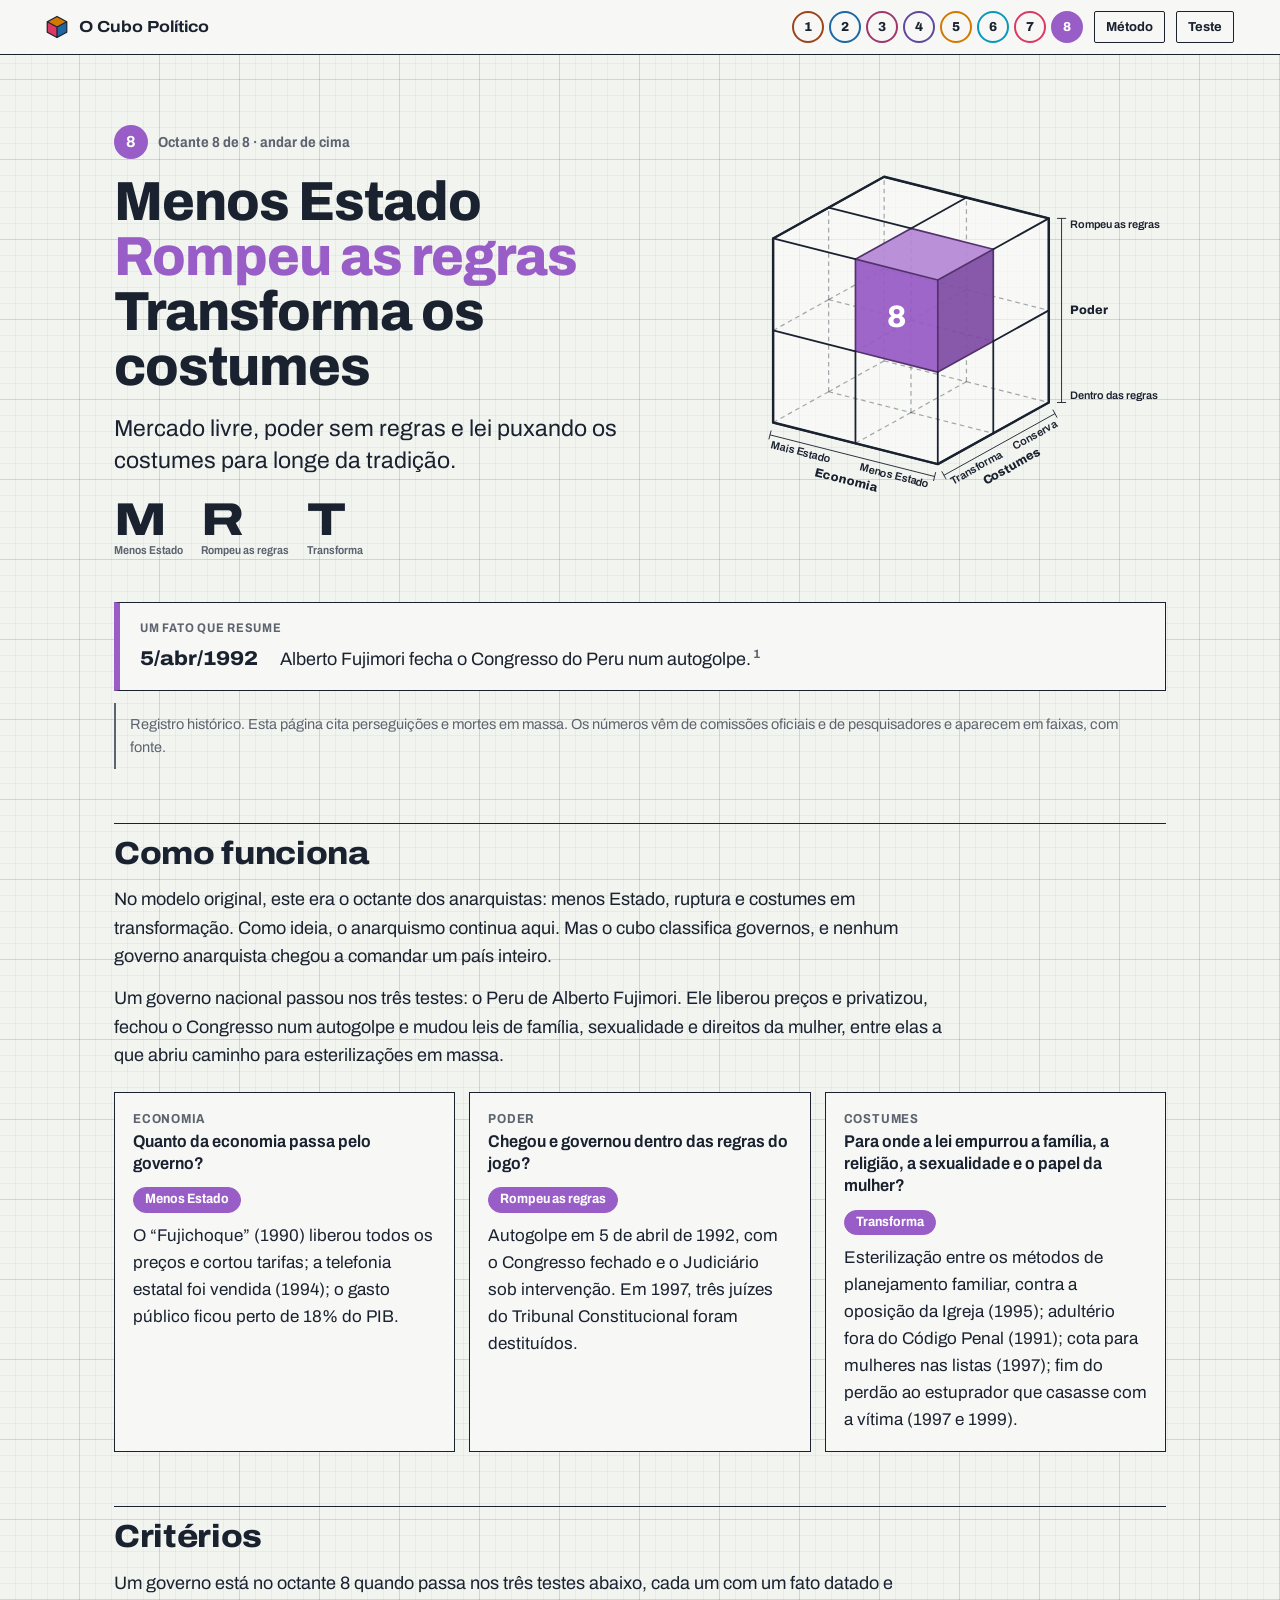
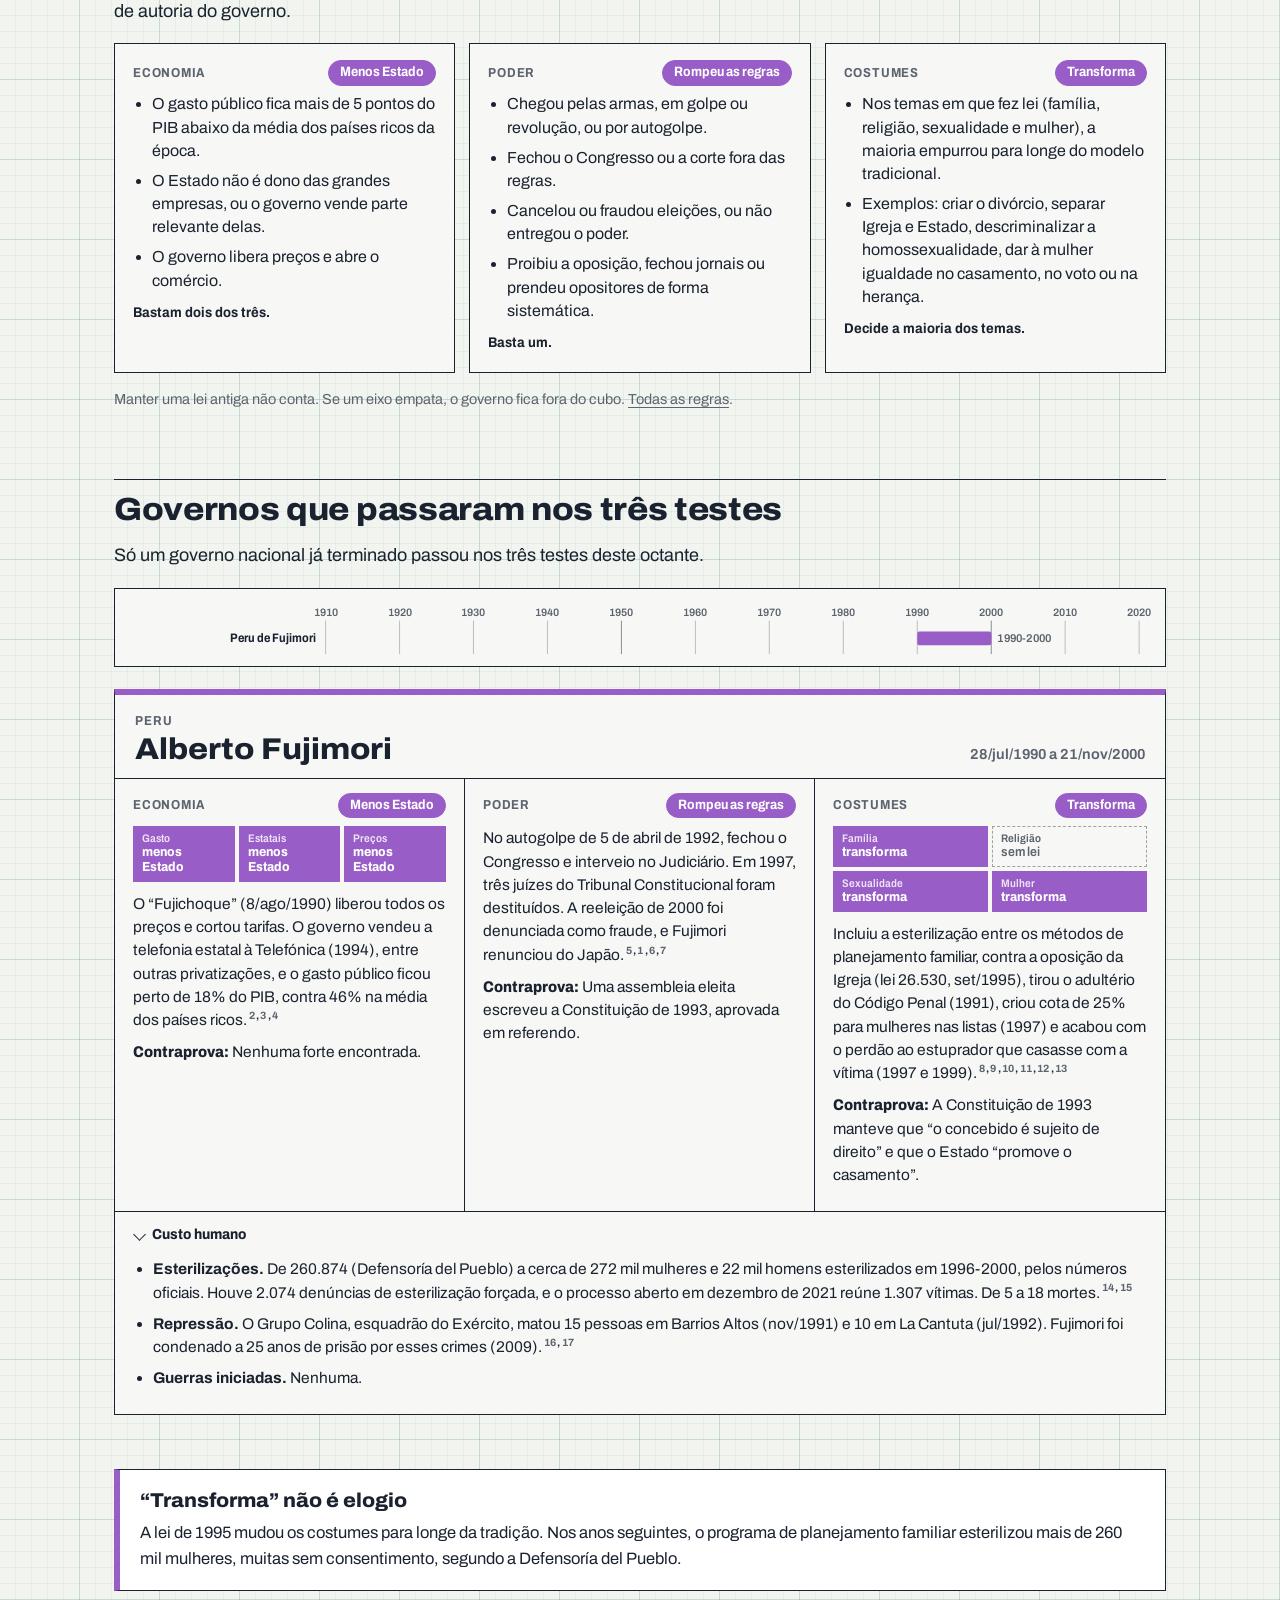
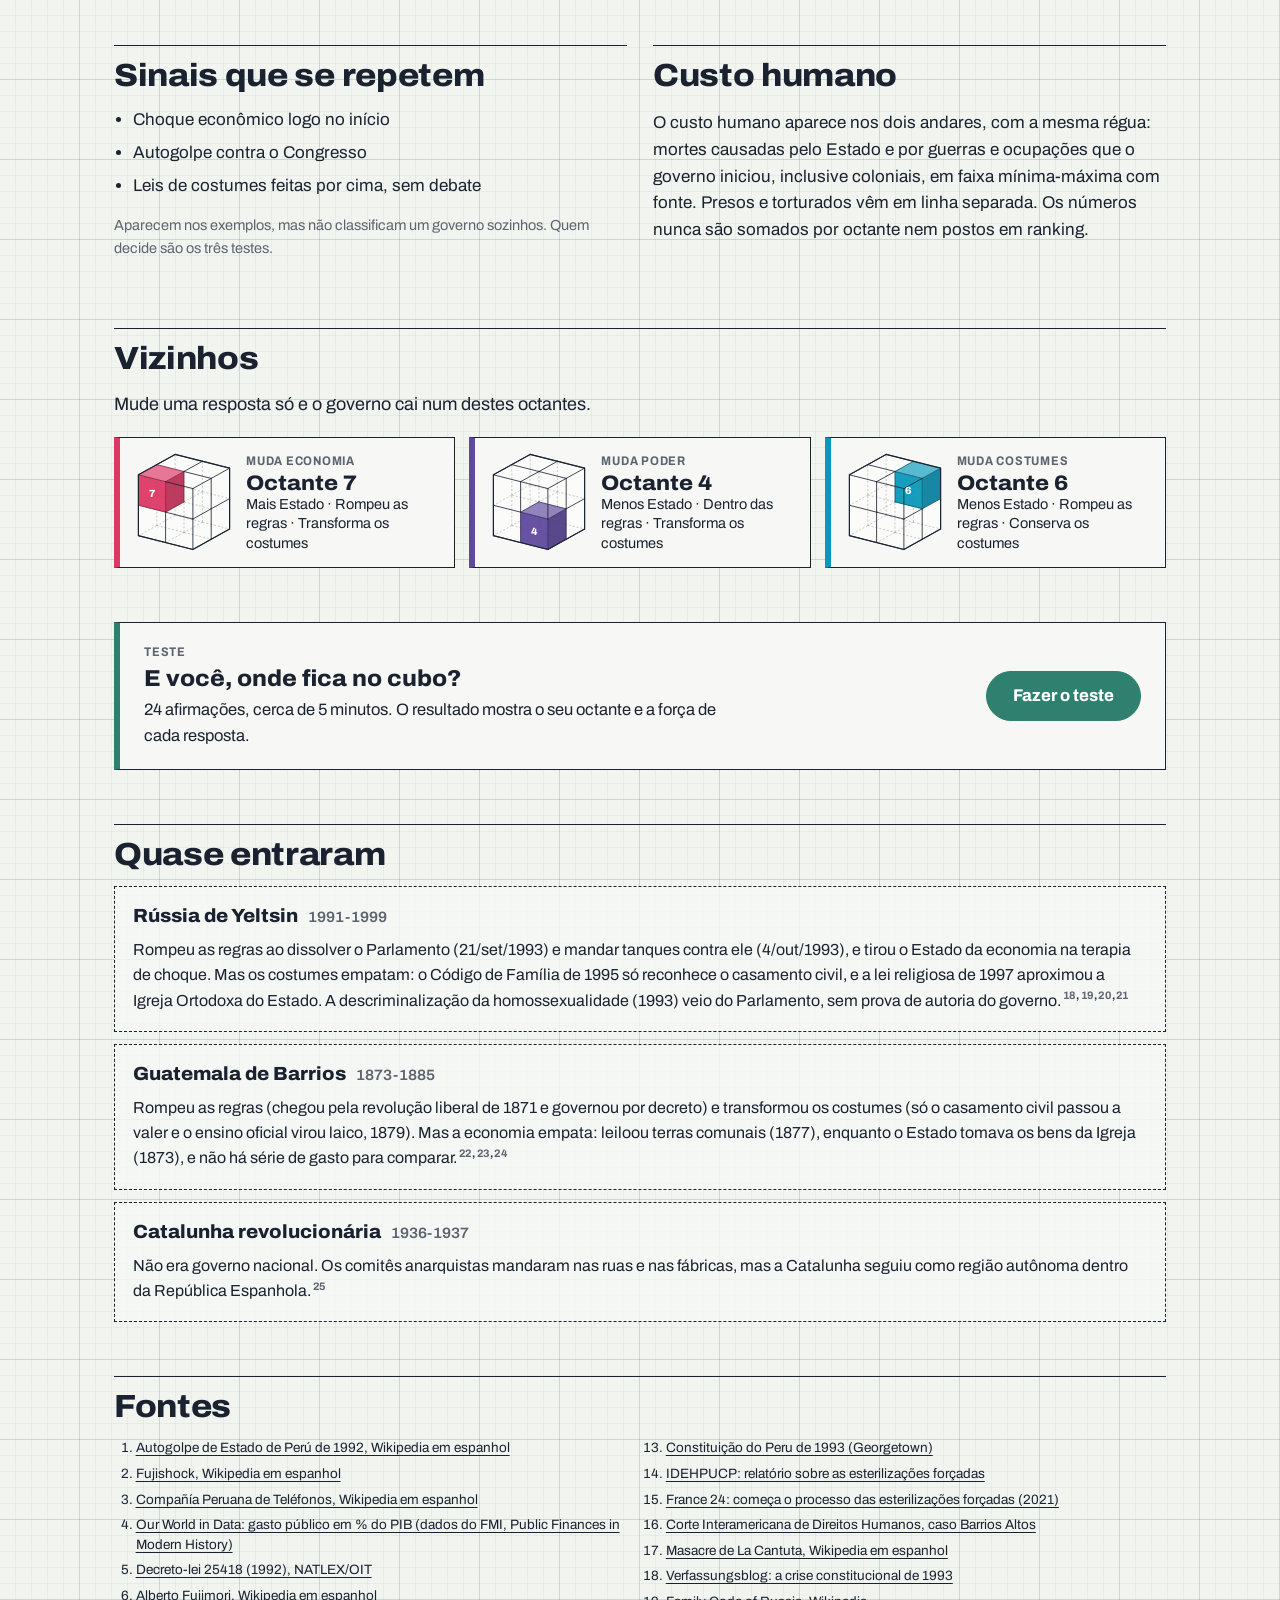
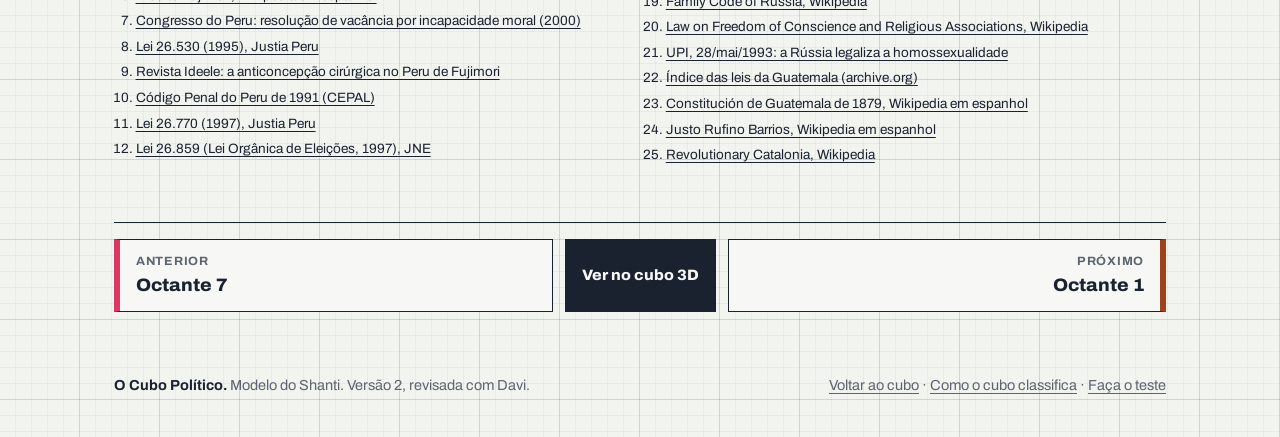
<file: octante-8.html>
<!doctype html>
<html lang="pt-BR">
<head>
<meta charset="utf-8">
<meta name="viewport" content="width=device-width, initial-scale=1, viewport-fit=cover">
<meta name="theme-color" content="#f2f4f0">
<meta name="color-scheme" content="light">
<title>Octante 8: menos estado, rompeu as regras, transforma os costumes | O Cubo Político</title>
<meta name="description" content="Mercado livre, poder sem regras e lei puxando os costumes para longe da tradição. Governos que passaram nos três testes: Peru de Fujimori.">
<meta property="og:type" content="article">
<meta property="og:locale" content="pt_BR">
<meta property="og:site_name" content="O Cubo Político">
<meta property="og:title" content="Octante 8: menos estado, rompeu as regras, transforma os costumes | O Cubo Político">
<meta property="og:description" content="Mercado livre, poder sem regras e lei puxando os costumes para longe da tradição. Governos que passaram nos três testes: Peru de Fujimori.">
<meta property="og:image" content="https://cubo-politico.vercel.app/og-octante-8.png">
<meta property="og:image:width" content="1200">
<meta property="og:image:height" content="630">
<meta property="og:url" content="https://cubo-politico.vercel.app/octante-8">
<meta name="twitter:card" content="summary_large_image">
<link rel="icon" href="data:image/svg+xml,%3Csvg xmlns='http://www.w3.org/2000/svg' viewBox='0 0 64 64'%3E%3Cpath d='M32 6 56 19 32 32 8 19Z' fill='%23d37800'/%3E%3Cpath d='M8 19 32 32 32 58 8 45Z' fill='%23dc3864'/%3E%3Cpath d='M56 19 32 32 32 58 56 45Z' fill='%231c67a4'/%3E%3Cpath d='M32 6 56 19 56 45 32 58 8 45 8 19Z M8 19 32 32 56 19 M32 32 32 58' fill='none' stroke='%231a2230' stroke-width='3' stroke-linejoin='round'/%3E%3C/svg%3E">
<style>

@font-face{font-family:"Archivo";src:url(archivo.woff2) format("woff2");font-weight:100 900;font-stretch:62% 125%;font-style:normal;font-display:swap}
:root{--papel:#f2f4f0;--papel-2:#f7f8f5;--nanquim:#1a2230;--grafite:#5d646f;--q:47 128 110;--f:"Archivo","Helvetica Neue",Arial,sans-serif;--lado:clamp(16px,4vw,44px)}
*{box-sizing:border-box}
html{background:var(--papel);-webkit-text-size-adjust:100%;text-size-adjust:100%;scroll-padding-top:70px}
body{margin:0;font-family:var(--f);font-size:17px;line-height:1.58;color:var(--nanquim);background:var(--papel);-webkit-font-smoothing:antialiased;
  background-image:linear-gradient(to right,rgb(var(--q) / .17) 1px,transparent 1px),linear-gradient(to bottom,rgb(var(--q) / .17) 1px,transparent 1px),linear-gradient(to right,rgb(var(--q) / .065) 1px,transparent 1px),linear-gradient(to bottom,rgb(var(--q) / .065) 1px,transparent 1px);
  background-size:80px 80px,80px 80px,16px 16px,16px 16px;background-position:-1px -1px}
a{color:inherit;text-underline-offset:3px}
:focus-visible{outline:2px solid var(--nanquim);outline-offset:2px}
.topo{position:sticky;top:0;z-index:20;display:flex;align-items:center;justify-content:space-between;gap:14px;padding:9px var(--lado);background:var(--papel-2);border-bottom:1px solid var(--nanquim)}
.marca{display:flex;align-items:center;gap:9px;font-size:16px;font-weight:800;font-stretch:112%;text-decoration:none;white-space:nowrap}
.marca svg{flex:none}
.nav-oct{display:flex;align-items:center;gap:5px;overflow-x:auto;scrollbar-width:none;padding:2px}
.nav-oct::-webkit-scrollbar{display:none}
.nav-oct a{flex:none;display:grid;place-items:center;width:32px;height:32px;border-radius:50%;border:2px solid var(--o);font-size:13px;font-weight:800;text-decoration:none;transition:background .2s,color .2s}
.nav-oct a:hover,.nav-oct a[aria-current]{background:var(--o);color:#fff}
.nav-oct a.metodo{width:auto;height:32px;border-radius:2px;border:1px solid var(--nanquim);padding:0 11px;margin-left:6px;font-weight:700}
.nav-oct a.metodo:hover,.nav-oct a.metodo[aria-current]{background:var(--nanquim);color:var(--papel-2)}
main{max-width:1140px;margin:0 auto;padding:0 var(--lado) 40px}
.hero-oct{display:grid;grid-template-columns:minmax(0,1.2fr) minmax(0,.8fr);gap:clamp(18px,4vw,48px);align-items:center;padding:clamp(30px,6vw,70px) 0 clamp(22px,4vw,44px)}
.hero-met{padding:clamp(34px,7vw,80px) 0 clamp(18px,3vw,30px)}
.rotulo-oct{display:flex;align-items:center;gap:10px;margin:0 0 16px;font-size:14.5px;font-weight:700;font-stretch:88%;color:var(--grafite)}
.rotulo-oct b{display:inline-grid;place-items:center;width:34px;height:34px;border-radius:50%;background:var(--c);color:#fff;font-size:16px;font-stretch:100%}
h1{margin:0 0 18px;font-size:clamp(34px,4.3vw,60px);line-height:1;font-weight:800;font-stretch:96%;letter-spacing:-.018em}
h1 span{display:block}
.pag-oct h1 span:nth-child(2){color:var(--c)}
.frase{margin:0 0 22px;font-size:clamp(19px,2vw,23px);line-height:1.4;max-width:29em;text-wrap:pretty}
.cod{display:flex;gap:18px}
.cod span{display:flex;flex-direction:column;gap:3px;font-size:clamp(30px,4.2vw,46px);line-height:.9;font-weight:800;font-stretch:125%}
.cod small{font-size:11.5px;font-weight:650;font-stretch:88%;color:var(--grafite);line-height:1.2}
.hero-cubo{display:flex;justify-content:center}
.cubo{display:block;max-width:100%;height:auto}
.marco{display:grid;grid-template-columns:auto 1fr;gap:4px 22px;align-items:baseline;margin:0 0 8px;padding:16px 20px;background:var(--papel-2);border:1px solid var(--nanquim);border-left:6px solid var(--c)}
.marco-rot{grid-column:1/-1;margin:0;font-size:12.5px;font-weight:700;font-stretch:88%;color:var(--grafite);text-transform:uppercase;letter-spacing:.06em}
.marco-data{margin:0;font-size:20px;font-weight:800;font-stretch:112%;white-space:nowrap}
.marco-txt{margin:0;font-size:18px}
.aviso{margin:12px 0 0;padding:10px 14px;font-size:14.5px;color:var(--grafite);border-left:2px solid var(--grafite)}
.secao{padding:clamp(30px,5vw,54px) 0 0}
.secao>h2,.secao>div>h2{margin:0 0 14px;padding-top:12px;border-top:1px solid var(--nanquim);font-size:clamp(24px,2.6vw,32px);line-height:1.1;font-weight:800;font-stretch:108%;letter-spacing:-.01em}
.lead{margin:0 0 18px;font-size:18px;max-width:44em;text-wrap:pretty}
.intro{margin:0 0 14px;font-size:18px;max-width:46em;text-wrap:pretty}
.nota{font-size:14.5px;color:var(--grafite);max-width:52em}
.tres{display:grid;grid-template-columns:repeat(3,minmax(0,1fr));gap:14px;margin-top:22px}
.bloco-eixo,.crit,.eixo-met{padding:16px 18px 18px;background:var(--papel-2);border:1px solid var(--nanquim)}
.bloco-eixo p{margin:0 0 10px}
.bloco-eixo p:last-child{margin:0}
.be-nome{margin:0 0 2px!important;font-size:13px;font-weight:700;font-stretch:88%;color:var(--grafite);text-transform:uppercase;letter-spacing:.06em}
.be-perg{font-weight:650;font-stretch:92%;line-height:1.3}
.chip{display:inline-block;margin:0 0 10px;padding:3px 11px 4px;border-radius:999px;font-size:13.5px;font-weight:700;font-stretch:90%;line-height:1.25;border:1.5px solid var(--nanquim);background:#fff}
.chip.on{background:var(--c);border-color:var(--c);color:#fff}
.pag-met .chip.on{background:var(--nanquim);border-color:var(--nanquim)}
.criterios{display:grid;grid-template-columns:repeat(3,minmax(0,1fr));gap:14px}
.crit-cab{display:flex;align-items:center;justify-content:space-between;gap:10px;margin:0 0 6px;font-size:13px;font-weight:700;font-stretch:88%;color:var(--grafite);text-transform:uppercase;letter-spacing:.06em}
.crit-cab .chip{margin:0;text-transform:none;letter-spacing:0}
.crit ul,.eixo-met ul{margin:0 0 10px;padding-left:1.1em}
.crit li,.eixo-met li{margin:0 0 7px;font-size:16px;line-height:1.45}
.crit-regra{margin:0;font-size:14px;font-weight:700;font-stretch:92%}
.lt-caixa{margin:0 0 22px;padding:12px 14px 6px;background:var(--papel-2);border:1px solid var(--nanquim);overflow-x:auto}
.linha-tempo{display:block;width:100%;min-width:640px;height:auto;font-family:var(--f)}
.lt-ano{font-size:11px;fill:var(--grafite);font-weight:600}
.lt-rot{font-size:12.5px;font-weight:700;fill:var(--nanquim);font-stretch:88%}
.lt-anos{font-size:11.5px;fill:var(--grafite);font-weight:600}
.lt-num{font-size:11px;font-weight:800;fill:#fff}
.govs{display:grid;gap:18px}
.gov{background:var(--papel-2);border:1px solid var(--nanquim);border-top:6px solid var(--c)}
.gov-cab{display:grid;grid-template-columns:1fr auto;align-items:end;gap:2px 16px;padding:16px 20px 12px;border-bottom:1px solid var(--nanquim)}
.gov-pais{grid-column:1/-1;margin:0;font-size:13px;font-weight:700;font-stretch:88%;color:var(--grafite);text-transform:uppercase;letter-spacing:.07em}
.gov h3{margin:0;font-size:clamp(24px,2.6vw,30px);line-height:1.08;font-weight:800;font-stretch:108%}
.gov-per{margin:0;font-size:14.5px;font-weight:650;color:var(--grafite);white-space:nowrap}
.gov-eixos{display:grid;grid-template-columns:repeat(3,minmax(0,1fr))}
.eixo-g{padding:14px 18px 16px;border-right:1px solid var(--nanquim)}
.eixo-g:last-child{border-right:0}
.eixo-g-cab{display:flex;align-items:center;justify-content:space-between;gap:8px;margin-bottom:8px}
.eixo-g-cab .chip{margin:0}
.eixo-nome{font-size:13px;font-weight:700;font-stretch:88%;color:var(--grafite);text-transform:uppercase;letter-spacing:.06em}
.ev,.cp{margin:0 0 9px;font-size:15.5px;line-height:1.5}
.cp span{font-weight:800;font-stretch:92%}
.cp span::after{content:":"}
.placar{display:grid;grid-template-columns:repeat(3,minmax(0,1fr));gap:4px;margin:0 0 10px;padding:0;list-style:none}
.placar--4{grid-template-columns:repeat(2,minmax(0,1fr))}
.placar li{display:flex;flex-direction:column;min-width:0;padding:5px 8px 6px;border:1px solid rgb(26 34 48 / .4);background:#fff;line-height:1.15}
.placar li span{font-size:11px;font-weight:650;font-stretch:88%;color:var(--grafite);white-space:nowrap;overflow:hidden;text-overflow:ellipsis}
.placar li b{font-size:13px;font-weight:750;font-stretch:92%}
.placar li.ok{background:var(--c);border-color:var(--c)}
.placar li.ok span{color:rgb(255 255 255 / .82)}
.placar li.ok b{color:#fff}
.placar li.contra{border:1.5px solid var(--nanquim)}
.placar li.nd{border-style:dashed;background:transparent}
.placar li.nd b{font-weight:600;color:var(--grafite)}
.custo{border-top:1px solid var(--nanquim)}
.custo summary{cursor:pointer;padding:11px 20px;font-size:14.5px;font-weight:750;font-stretch:92%;list-style:none;display:flex;align-items:center;gap:8px}
.custo summary::-webkit-details-marker{display:none}
.custo summary::before{content:"";width:8px;height:8px;border-right:1.5px solid var(--nanquim);border-bottom:1.5px solid var(--nanquim);transform:rotate(-45deg);transition:transform .2s}
.custo[open] summary::before{transform:rotate(45deg)}
.custo ul{margin:0;padding:0 20px 16px 38px}
.custo li{margin:0 0 8px;font-size:15.5px;line-height:1.5}
.ref{font-size:.68em;line-height:0;margin-left:1px;font-weight:700;white-space:nowrap;letter-spacing:.02em}
.ref a{text-decoration:none;color:var(--grafite);padding:0 1px}
.ref a:hover{color:var(--nanquim);text-decoration:underline}
.secao--caixas{display:grid;grid-template-columns:repeat(auto-fit,minmax(280px,1fr));gap:14px}
.caixa{padding:18px 20px;border:1px solid var(--nanquim);background:#fff;border-left:6px solid var(--c)}
.caixa h3{margin:0 0 8px;font-size:20px;line-height:1.2;font-weight:800;font-stretch:104%}
.caixa p{margin:0;font-size:16.5px}
.secao--duas{display:grid;grid-template-columns:repeat(2,minmax(0,1fr));gap:26px}
.sinais{margin:0 0 10px;padding-left:1.1em}
.sinais li{margin:0 0 6px;font-size:17px}
.setas{display:grid;grid-template-columns:repeat(auto-fit,minmax(300px,1fr));gap:14px}
.seta{padding:16px 18px;background:var(--papel-2);border:1px solid var(--nanquim)}
.seta p{margin:0 0 8px;font-size:15.5px}
.seta-pais{font-size:13px!important;font-weight:700;font-stretch:88%;color:var(--grafite);text-transform:uppercase;letter-spacing:.07em}
.seta-par{display:grid;grid-template-columns:1fr 40px 1fr;align-items:center;margin:4px 0 10px}
.seta-par a{display:flex;flex-direction:column;align-items:center;text-decoration:none;text-align:center;font-weight:750;font-stretch:92%;line-height:1.2}
.seta-par a small{font-weight:600;color:var(--grafite)}
.seta-par .cubo{width:84px;height:auto;margin-bottom:4px}
.seta-meio i{display:block;position:relative;height:1.5px;background:var(--nanquim)}
.seta-meio i::after{content:"";position:absolute;right:0;top:-4px;width:8px;height:8px;border-top:1.5px solid var(--nanquim);border-right:1.5px solid var(--nanquim);transform:rotate(45deg)}
.seta-muda{font-weight:750}
.vizinhos{display:grid;grid-template-columns:repeat(3,minmax(0,1fr));gap:14px}
.viz{display:grid;grid-template-columns:96px 1fr;grid-template-rows:auto auto 1fr;column-gap:14px;align-items:start;padding:14px 16px;text-decoration:none;background:var(--papel-2);border:1px solid var(--nanquim);border-left:6px solid var(--c);transition:background .2s}
.viz:hover{background:#fff}
.viz .cubo{grid-row:1/4;width:96px}
.viz-muda{font-size:12.5px;font-weight:700;font-stretch:88%;color:var(--grafite);text-transform:uppercase;letter-spacing:.06em}
.viz-n{font-size:21px;font-weight:800;font-stretch:108%;line-height:1.1}
.viz-pal{font-size:14.5px;line-height:1.35}
.quase{display:grid;gap:12px}
.q-item{padding:14px 18px;border:1px dashed var(--nanquim);background:rgb(247 248 245 / .8)}
.q-item h3{margin:0 0 6px;font-size:19px;font-weight:800;font-stretch:104%}
.q-item h3 span{font-weight:600;color:var(--grafite);font-size:15px;margin-left:6px}
.q-item p{margin:0 0 4px;font-size:16px}
.fontes{margin:0;padding-left:1.6em;columns:2 340px;column-gap:30px;font-size:13.5px;line-height:1.45}
.fontes li{margin:0 0 6px;break-inside:avoid}
.fontes li:target{background:#fff4c2}
.pag-nav{display:grid;grid-template-columns:1fr auto 1fr;gap:12px;align-items:stretch;margin:clamp(34px,5vw,54px) 0 0;padding-top:16px;border-top:1px solid var(--nanquim)}
.pag-nav a{display:flex;flex-direction:column;justify-content:center;padding:12px 16px;min-height:56px;border:1px solid var(--nanquim);background:var(--papel-2);text-decoration:none;font-weight:800;font-stretch:104%;font-size:18px}
.pag-nav a small{font-size:12px;font-weight:700;color:var(--grafite);text-transform:uppercase;letter-spacing:.06em}
.pag-nav a:last-child{text-align:right;border-right:6px solid var(--c)}
.pag-nav a:first-child{border-left:6px solid var(--c)}
.pag-nav .ver3d{justify-content:center;align-items:center;background:var(--nanquim);color:var(--papel-2);font-size:15px}
.rodape{max-width:1140px;margin:0 auto;padding:22px var(--lado) 40px;font-size:14.5px;color:var(--grafite);display:flex;flex-wrap:wrap;justify-content:space-between;gap:8px 20px}
.rodape p{margin:0}
.rodape strong{color:var(--nanquim)}
.eixos-met{display:grid;grid-template-columns:repeat(3,minmax(0,1fr));gap:14px}
.eixo-met h3{margin:0 0 10px;font-size:20px;line-height:1.25;font-weight:800;font-stretch:100%}
.polos{display:flex;flex-wrap:wrap;align-items:center;gap:6px 8px;margin:0 0 12px}
.polos .chip{margin:0}
.polos span{font-size:13px;color:var(--grafite)}
.regras{display:grid;grid-template-columns:repeat(2,minmax(0,1fr));gap:12px;margin:0}
.regras div{padding:14px 18px;background:var(--papel-2);border:1px solid var(--nanquim)}
.regras dt{font-weight:800;font-stretch:104%;font-size:18px;margin:0 0 4px}
.regras dd{margin:0;font-size:16px}
.tabela{border-collapse:collapse;width:100%;max-width:420px;background:var(--papel-2);border:1px solid var(--nanquim);font-size:16px}
.tabela th,.tabela td{padding:7px 14px;border-bottom:1px solid rgb(26 34 48 / .25);text-align:left}
.tabela th{font-size:13px;font-weight:700;font-stretch:88%;color:var(--grafite);text-transform:uppercase;letter-spacing:.05em}
.tabela td:last-child{font-weight:750;font-variant-numeric:tabular-nums}
.itens-teste{margin:14px 0 0;background:var(--papel-2);border:1px solid var(--nanquim)}
.itens-teste summary{cursor:pointer;padding:13px 18px;font-weight:750;font-stretch:96%;font-size:17px}
.tabela-rola{overflow-x:auto;padding:0 12px 12px}
.tabela--itens{max-width:none;font-size:15px}
.tabela--itens td{vertical-align:top}
.tabela--itens td:last-child{white-space:nowrap}
.tabela--itens td:nth-child(2){font-variant-numeric:tabular-nums;color:var(--grafite)}
.lead a{font-weight:750}
.faq{display:grid;gap:8px}
.faq details{background:var(--papel-2);border:1px solid var(--nanquim)}
.faq summary{cursor:pointer;padding:13px 18px;font-weight:750;font-stretch:96%;font-size:17px}
.faq details p{margin:0;padding:0 18px 16px;font-size:16.5px;max-width:52em}
.mudancas{display:grid;grid-template-columns:repeat(2,minmax(0,1fr));gap:14px}
.mud{padding:16px 18px;background:var(--papel-2);border:1px solid var(--nanquim)}
.mud h3{margin:0 0 10px;font-size:19px;font-weight:800}
.mud p{margin:0 0 8px;font-size:15.5px}
.mud p span{display:block;font-size:12px;font-weight:700;font-stretch:88%;text-transform:uppercase;letter-spacing:.06em;color:var(--grafite)}
.mud .antes{color:var(--grafite)}
.mud .depois{font-weight:650}
.mud .porque{padding-top:8px;border-top:1px dashed rgb(26 34 48 / .4);margin:0}
.sr{position:absolute!important;width:1px;height:1px;padding:0;margin:-1px;overflow:hidden;clip:rect(0,0,0,0);white-space:nowrap;border:0}
.btn-t{display:inline-flex;align-items:center;justify-content:center;gap:8px;min-height:50px;padding:0 26px;border-radius:999px;border:1.5px solid var(--nanquim);background:var(--papel-2);color:var(--nanquim);font:inherit;font-size:17px;font-weight:750;font-stretch:96%;line-height:1.15;text-align:center;text-decoration:none;cursor:pointer;transition:background .2s,color .2s}
.btn-t:hover{background:#fff}
.btn-t--prim{background:var(--nanquim);color:var(--papel-2)}
.btn-t--prim:hover{background:#2c3850}
.cta-teste{display:flex;align-items:center;justify-content:space-between;gap:16px 28px;flex-wrap:wrap;margin:clamp(30px,5vw,54px) 0 0;padding:20px 24px;background:var(--papel-2);border:1px solid var(--nanquim);border-left:6px solid #2f806e}
.cta-teste p{margin:0;font-size:16.5px;max-width:36em}
.cta-rot{font-size:12.5px!important;font-weight:700;font-stretch:88%;color:var(--grafite);text-transform:uppercase;letter-spacing:.06em}
.cta-tit{font-size:23px!important;font-weight:800;font-stretch:104%;line-height:1.2;margin:2px 0 4px!important}
.cta-teste .btn-t--prim{background:#2f806e;border-color:#2f806e;color:#fff}
.cta-teste .btn-t--prim:hover{background:#256a5b}
@media (max-width:900px){
  .hero-oct{grid-template-columns:1fr}
  .hero-cubo{order:-1;max-width:420px;margin:0 auto}
  .tres,.criterios,.eixos-met,.vizinhos{grid-template-columns:1fr}
  .gov-eixos{grid-template-columns:1fr}
  .eixo-g{border-right:0;border-bottom:1px solid var(--nanquim)}
  .eixo-g:last-child{border-bottom:0}
  .secao--duas,.regras,.mudancas{grid-template-columns:1fr}
}
@media (max-width:560px){
  body{font-size:16.5px}
  .marca b{display:none}
  .topo{gap:6px}
  .nav-oct{gap:3px}
  .nav-oct a{width:26px;height:26px;font-size:12px;border-width:1.5px}
  .nav-oct a.metodo{height:26px;padding:0 6px;margin-left:3px}
  .nav-oct a.nav-teste{display:none}
  .gov-cab{grid-template-columns:1fr}
  .gov-per{white-space:normal}
  .marco{grid-template-columns:1fr}
  .pag-nav{grid-template-columns:1fr 1fr}
  .pag-nav .ver3d{grid-column:1/-1;order:3}
  .fontes{columns:1}
  .viz{grid-template-columns:76px 1fr}
  .viz .cubo{width:76px}
}
@media (prefers-reduced-motion:reduce){*{transition:none!important}}
@media print{.topo,.pag-nav{display:none}body{background:#fff}.custo summary::before{display:none}}

</style>
</head>

<body class="pag-oct" style="--c:#995dc7">
<header class="topo"><a class="marca" href="index.html" aria-label="O Cubo Político: voltar ao cubo"><svg viewBox="0 0 64 64" width="26" height="26" aria-hidden="true"><path d="M32 6 56 19 32 32 8 19Z" fill="#d37800"/><path d="M8 19 32 32 32 58 8 45Z" fill="#dc3864"/><path d="M56 19 32 32 32 58 56 45Z" fill="#1c67a4"/><path d="M32 6 56 19 56 45 32 58 8 45 8 19Z M8 19 32 32 56 19 M32 32 32 58" fill="none" stroke="#1a2230" stroke-width="3" stroke-linejoin="round"/></svg><b>O Cubo Político</b></a><nav class="nav-oct" aria-label="Octantes"><a href="octante-1.html" style="--o:#9e441d" aria-label="Octante 1: mais estado, dentro das regras, conserva os costumes">1</a><a href="octante-2.html" style="--o:#1c67a4" aria-label="Octante 2: menos estado, dentro das regras, conserva os costumes">2</a><a href="octante-3.html" style="--o:#9f366c" aria-label="Octante 3: mais estado, dentro das regras, transforma os costumes">3</a><a href="octante-4.html" style="--o:#5e499d" aria-label="Octante 4: menos estado, dentro das regras, transforma os costumes">4</a><a href="octante-5.html" style="--o:#d37800" aria-label="Octante 5: mais estado, rompeu as regras, conserva os costumes">5</a><a href="octante-6.html" style="--o:#0998bb" aria-label="Octante 6: menos estado, rompeu as regras, conserva os costumes">6</a><a href="octante-7.html" style="--o:#dc3864" aria-label="Octante 7: mais estado, rompeu as regras, transforma os costumes">7</a><a href="octante-8.html" style="--o:#995dc7" aria-current="page" aria-label="Octante 8: menos estado, rompeu as regras, transforma os costumes">8</a><a class="metodo" href="metodo.html">Método</a><a class="metodo nav-teste" href="teste.html">Teste</a></nav></header>
<main>
<section class="hero-oct"><div class="hero-txt"><p class="rotulo-oct"><b>8</b>Octante 8 de 8 · andar de cima</p><h1><span>Menos Estado</span><span>Rompeu as regras</span><span>Transforma os costumes</span></h1><p class="frase">Mercado livre, poder sem regras e lei puxando os costumes para longe da tradição.</p><div class="cod" aria-label="Código MRT"><span>M<small>Menos Estado</small></span><span>R<small>Rompeu as regras</small></span><span>T<small>Transforma</small></span></div></div><div class="hero-cubo"><svg class="cubo cubo--grande" viewBox="0 0 440 389" width="440" height="389" role="img" aria-label="O octante 8 no cubo: menos estado, rompeu as regras, transforma os costumes" xmlns="http://www.w3.org/2000/svg"><path d="M312.0 261.3 L312.0 59.6 L190.4 127.1 L190.4 328.8 Z" fill="#ffffff" fill-opacity=".5"/><path d="M131.6 14.0 L312.0 59.6 L190.4 127.1 L10.0 81.6 Z" fill="#ffffff" fill-opacity=".5"/><path d="M10.0 283.3 L190.4 328.8 L190.4 127.1 L10.0 81.6 Z" fill="#ffffff" fill-opacity=".5"/><path d="M131.6 215.7L131.6 114.9" stroke="#1a2230" stroke-opacity=".38" stroke-width="1.35" stroke-dasharray="5.1 4.1"/><path d="M131.6 215.7L221.8 238.5" stroke="#1a2230" stroke-opacity=".38" stroke-width="1.35" stroke-dasharray="5.1 4.1"/><path d="M131.6 215.7L70.8 249.5" stroke="#1a2230" stroke-opacity=".38" stroke-width="1.35" stroke-dasharray="5.1 4.1"/><path d="M131.6 114.9L131.6 14.0" stroke="#1a2230" stroke-opacity=".38" stroke-width="1.35" stroke-dasharray="5.1 4.1"/><path d="M131.6 114.9L221.8 137.6" stroke="#1a2230" stroke-opacity=".38" stroke-width="1.35" stroke-dasharray="5.1 4.1"/><path d="M221.8 238.5L221.8 137.6" stroke="#1a2230" stroke-opacity=".38" stroke-width="1.35" stroke-dasharray="5.1 4.1"/><path d="M131.6 114.9L70.8 148.6" stroke="#1a2230" stroke-opacity=".38" stroke-width="1.35" stroke-dasharray="5.1 4.1"/><path d="M221.8 238.5L312.0 261.3" stroke="#1a2230" stroke-opacity=".38" stroke-width="1.35" stroke-dasharray="5.1 4.1"/><path d="M221.8 238.5L161.0 272.3" stroke="#1a2230" stroke-opacity=".38" stroke-width="1.35" stroke-dasharray="5.1 4.1"/><path d="M70.8 249.5L70.8 148.6" stroke="#1a2230" stroke-opacity=".38" stroke-width="1.35" stroke-dasharray="5.1 4.1"/><path d="M70.8 249.5L161.0 272.3" stroke="#1a2230" stroke-opacity=".38" stroke-width="1.35" stroke-dasharray="5.1 4.1"/><path d="M221.8 137.6L221.8 36.8" stroke="#1a2230" stroke-opacity=".38" stroke-width="1.35" stroke-dasharray="5.1 4.1"/><path d="M221.8 137.6L312.0 160.4" stroke="#1a2230" stroke-opacity=".38" stroke-width="1.35" stroke-dasharray="5.1 4.1"/><path d="M70.8 249.5L10.0 283.3" stroke="#1a2230" stroke-opacity=".38" stroke-width="1.35" stroke-dasharray="5.1 4.1"/><path d="M221.8 137.6L161.0 171.4" stroke="#1a2230" stroke-opacity=".38" stroke-width="1.35" stroke-dasharray="5.1 4.1"/><path d="M70.8 148.6L70.8 47.8" stroke="#1a2230" stroke-opacity=".38" stroke-width="1.35" stroke-dasharray="5.1 4.1"/><path d="M70.8 148.6L161.0 171.4" stroke="#1a2230" stroke-opacity=".38" stroke-width="1.35" stroke-dasharray="5.1 4.1"/><path d="M161.0 272.3L161.0 171.4" stroke="#1a2230" stroke-opacity=".38" stroke-width="1.35" stroke-dasharray="5.1 4.1"/><path d="M70.8 148.6L10.0 182.4" stroke="#1a2230" stroke-opacity=".38" stroke-width="1.35" stroke-dasharray="5.1 4.1"/><path d="M161.0 272.3L251.2 295.1" stroke="#1a2230" stroke-opacity=".38" stroke-width="1.35" stroke-dasharray="5.1 4.1"/><path d="M161.0 272.3L100.2 306.0" stroke="#1a2230" stroke-opacity=".38" stroke-width="1.35" stroke-dasharray="5.1 4.1"/><path d="M161.0 171.4L251.2 194.2" stroke="#54336d" stroke-width="1.52" stroke-dasharray="5.1 4.1" stroke-opacity=".7"/><path d="M161.0 171.4L161.0 70.6" stroke="#54336d" stroke-width="1.52" stroke-dasharray="5.1 4.1" stroke-opacity=".7"/><path d="M161.0 171.4L100.2 205.2" stroke="#54336d" stroke-width="1.52" stroke-dasharray="5.1 4.1" stroke-opacity=".7"/><path d="M251.2 194.2 L251.2 93.4 L190.4 127.1 L190.4 228.0 Z" fill="#814ea7" fill-opacity=".94"/><path d="M161.0 70.6 L251.2 93.4 L190.4 127.1 L100.2 104.3 Z" fill="#b68ad7" fill-opacity=".94"/><path d="M100.2 205.2 L190.4 228.0 L190.4 127.1 L100.2 104.3 Z" fill="#995dc7" fill-opacity=".94"/><path d="M100.2 205.2L190.4 228.0" stroke="#54336d" stroke-width="1.86" stroke-linecap="round"/><path d="M161.0 70.6L251.2 93.4" stroke="#54336d" stroke-width="1.86" stroke-linecap="round"/><path d="M100.2 104.3L190.4 127.1" stroke="#54336d" stroke-width="1.86" stroke-linecap="round"/><path d="M100.2 205.2L100.2 104.3" stroke="#54336d" stroke-width="1.86" stroke-linecap="round"/><path d="M251.2 194.2L251.2 93.4" stroke="#54336d" stroke-width="1.86" stroke-linecap="round"/><path d="M190.4 228.0L190.4 127.1" stroke="#54336d" stroke-width="1.86" stroke-linecap="round"/><path d="M161.0 70.6L100.2 104.3" stroke="#54336d" stroke-width="1.86" stroke-linecap="round"/><path d="M251.2 194.2L190.4 228.0" stroke="#54336d" stroke-width="1.86" stroke-linecap="round"/><path d="M251.2 93.4L190.4 127.1" stroke="#54336d" stroke-width="1.86" stroke-linecap="round"/><path d="M10.0 283.3L100.2 306.0" stroke="#1a2230" stroke-width="1.95" stroke-linecap="round"/><path d="M100.2 306.0L190.4 328.8" stroke="#1a2230" stroke-width="1.95" stroke-linecap="round"/><path d="M10.0 182.4L100.2 205.2" stroke="#1a2230" stroke-width="1.95" stroke-linecap="round"/><path d="M131.6 14.0L221.8 36.8" stroke="#1a2230" stroke-width="1.95" stroke-linecap="round"/><path d="M221.8 36.8L312.0 59.6" stroke="#1a2230" stroke-width="1.95" stroke-linecap="round"/><path d="M70.8 47.8L161.0 70.6" stroke="#1a2230" stroke-width="1.95" stroke-linecap="round"/><path d="M10.0 81.6L100.2 104.3" stroke="#1a2230" stroke-width="1.95" stroke-linecap="round"/><path d="M10.0 283.3L10.0 182.4" stroke="#1a2230" stroke-width="1.95" stroke-linecap="round"/><path d="M10.0 182.4L10.0 81.6" stroke="#1a2230" stroke-width="1.95" stroke-linecap="round"/><path d="M100.2 306.0L100.2 205.2" stroke="#1a2230" stroke-width="1.95" stroke-linecap="round"/><path d="M312.0 261.3L312.0 160.4" stroke="#1a2230" stroke-width="1.95" stroke-linecap="round"/><path d="M312.0 160.4L312.0 59.6" stroke="#1a2230" stroke-width="1.95" stroke-linecap="round"/><path d="M251.2 295.1L251.2 194.2" stroke="#1a2230" stroke-width="1.95" stroke-linecap="round"/><path d="M190.4 328.8L190.4 228.0" stroke="#1a2230" stroke-width="1.95" stroke-linecap="round"/><path d="M131.6 14.0L70.8 47.8" stroke="#1a2230" stroke-width="1.95" stroke-linecap="round"/><path d="M70.8 47.8L10.0 81.6" stroke="#1a2230" stroke-width="1.95" stroke-linecap="round"/><path d="M221.8 36.8L161.0 70.6" stroke="#1a2230" stroke-width="1.95" stroke-linecap="round"/><path d="M312.0 261.3L251.2 295.1" stroke="#1a2230" stroke-width="1.95" stroke-linecap="round"/><path d="M251.2 295.1L190.4 328.8" stroke="#1a2230" stroke-width="1.95" stroke-linecap="round"/><path d="M312.0 160.4L251.2 194.2" stroke="#1a2230" stroke-width="1.95" stroke-linecap="round"/><path d="M312.0 59.6L251.2 93.4" stroke="#1a2230" stroke-width="1.95" stroke-linecap="round"/><path d="M10.0 283.3 L190.4 328.8 L312.0 261.3 L312.0 59.6 L131.6 14.0 L10.0 81.6 Z" fill="none" stroke="#1a2230" stroke-width="2.71" stroke-linejoin="round"/><text x="145.3" y="167.5" text-anchor="middle" dominant-baseline="central" font-family="Archivo, Arial, sans-serif" font-weight="800" font-size="34" fill="#fff">8</text><path d="M6.6 296.8L186.9 342.4" stroke="#1a2230" stroke-width="1"/><path d="M7.8 292.0L5.3 301.7" stroke="#1a2230" stroke-width="1"/><path d="M188.1 337.6L185.7 347.3" stroke="#1a2230" stroke-width="1"/><text x="9.2" y="302.7" transform="rotate(14.18 9.2 302.7)" text-anchor="start" dominant-baseline="hanging" font-family="Archivo, Arial, sans-serif" fill="#1a2230" font-size="12.0" font-weight="600">Mais Estado</text><text x="181.8" y="346.3" transform="rotate(14.18 181.8 346.3)" text-anchor="end" dominant-baseline="hanging" font-family="Archivo, Arial, sans-serif" fill="#1a2230" font-size="12.0" font-weight="600">Menos Estado</text><text x="91.4" y="341.0" transform="rotate(14.18 91.4 341.0)" text-anchor="middle" dominant-baseline="hanging" font-family="Archivo, Arial, sans-serif" fill="#1a2230" font-size="13.5" font-weight="800">Economia</text><path d="M197.1 341.1L318.8 273.5" stroke="#1a2230" stroke-width="1"/><path d="M194.7 336.7L199.6 345.4" stroke="#1a2230" stroke-width="1"/><path d="M316.4 269.1L321.2 277.9" stroke="#1a2230" stroke-width="1"/><text x="203.1" y="343.5" transform="rotate(-29.05 203.1 343.5)" text-anchor="start" dominant-baseline="hanging" font-family="Archivo, Arial, sans-serif" fill="#1a2230" font-size="12.0" font-weight="600">Transforma</text><text x="317.7" y="279.8" transform="rotate(-29.05 317.7 279.8)" text-anchor="end" dominant-baseline="hanging" font-family="Archivo, Arial, sans-serif" fill="#1a2230" font-size="12.0" font-weight="600">Conserva</text><text x="268.7" y="326.5" transform="rotate(-29.05 268.7 326.5)" text-anchor="middle" dominant-baseline="hanging" font-family="Archivo, Arial, sans-serif" fill="#1a2230" font-size="13.5" font-weight="800">Costumes</text><path d="M326.0 261.3L326.0 59.6" stroke="#1a2230" stroke-width="1"/><path d="M321.0 261.3L331.0 261.3" stroke="#1a2230" stroke-width="1"/><path d="M321.0 59.6L331.0 59.6" stroke="#1a2230" stroke-width="1"/><text x="335.0" y="61.6" dominant-baseline="hanging" font-family="Archivo, Arial, sans-serif" fill="#1a2230" font-size="12" font-weight="600">Rompeu as regras</text><text x="335.0" y="257.3" font-family="Archivo, Arial, sans-serif" fill="#1a2230" font-size="12" font-weight="600">Dentro das regras</text><text x="335.0" y="160.4" dominant-baseline="central" font-family="Archivo, Arial, sans-serif" fill="#1a2230" font-size="13.5" font-weight="800">Poder</text></svg></div></section>
<aside class="marco"><p class="marco-rot">Um fato que resume</p><p class="marco-data">5/abr/1992</p><p class="marco-txt">Alberto Fujimori fecha o Congresso do Peru num autogolpe.<sup class="ref"><a href="#f1" aria-label="Fonte 1">1</a></sup></p></aside>
<p class="aviso">Registro histórico. Esta página cita perseguições e mortes em massa. Os números vêm de comissões oficiais e de pesquisadores e aparecem em faixas, com fonte.</p>
<section class="secao"><h2>Como funciona</h2><p class="intro">No modelo original, este era o octante dos anarquistas: menos Estado, ruptura e costumes em transformação. Como ideia, o anarquismo continua aqui. Mas o cubo classifica governos, e nenhum governo anarquista chegou a comandar um país inteiro.</p><p class="intro">Um governo nacional passou nos três testes: o Peru de Alberto Fujimori. Ele liberou preços e privatizou, fechou o Congresso num autogolpe e mudou leis de família, sexualidade e direitos da mulher, entre elas a que abriu caminho para esterilizações em massa.</p><div class="tres">
<div class="bloco-eixo"><p class="be-nome">Economia</p><p class="be-perg">Quanto da economia passa pelo governo?</p><span class="chip on">Menos Estado</span><p>O “Fujichoque” (1990) liberou todos os preços e cortou tarifas; a telefonia estatal foi vendida (1994); o gasto público ficou perto de 18% do PIB.</p></div>
<div class="bloco-eixo"><p class="be-nome">Poder</p><p class="be-perg">Chegou e governou dentro das regras do jogo?</p><span class="chip on">Rompeu as regras</span><p>Autogolpe em 5 de abril de 1992, com o Congresso fechado e o Judiciário sob intervenção. Em 1997, três juízes do Tribunal Constitucional foram destituídos.</p></div>
<div class="bloco-eixo"><p class="be-nome">Costumes</p><p class="be-perg">Para onde a lei empurrou a família, a religião, a sexualidade e o papel da mulher?</p><span class="chip on">Transforma</span><p>Esterilização entre os métodos de planejamento familiar, contra a oposição da Igreja (1995); adultério fora do Código Penal (1991); cota para mulheres nas listas (1997); fim do perdão ao estuprador que casasse com a vítima (1997 e 1999).</p></div>
</div></section>
<section class="secao"><h2>Critérios</h2><p class="lead">Um governo está no octante 8 quando passa nos três testes abaixo, cada um com um fato datado e de autoria do governo.</p><div class="criterios">
<div class="crit"><p class="crit-cab"><span>Economia</span><span class="chip on">Menos Estado</span></p><ul><li>O gasto público fica mais de 5 pontos do PIB abaixo da média dos países ricos da época.</li><li>O Estado não é dono das grandes empresas, ou o governo vende parte relevante delas.</li><li>O governo libera preços e abre o comércio.</li></ul><p class="crit-regra">Bastam dois dos três.</p></div>
<div class="crit"><p class="crit-cab"><span>Poder</span><span class="chip on">Rompeu as regras</span></p><ul><li>Chegou pelas armas, em golpe ou revolução, ou por autogolpe.</li><li>Fechou o Congresso ou a corte fora das regras.</li><li>Cancelou ou fraudou eleições, ou não entregou o poder.</li><li>Proibiu a oposição, fechou jornais ou prendeu opositores de forma sistemática.</li></ul><p class="crit-regra">Basta um.</p></div>
<div class="crit"><p class="crit-cab"><span>Costumes</span><span class="chip on">Transforma</span></p><ul><li>Nos temas em que fez lei (família, religião, sexualidade e mulher), a maioria empurrou para longe do modelo tradicional.</li><li>Exemplos: criar o divórcio, separar Igreja e Estado, descriminalizar a homossexualidade, dar à mulher igualdade no casamento, no voto ou na herança.</li></ul><p class="crit-regra">Decide a maioria dos temas.</p></div>
</div><p class="nota">Manter uma lei antiga não conta. Se um eixo empata, o governo fica fora do cubo. <a href="metodo.html">Todas as regras</a>.</p></section>
<section class="secao"><h2>Governos que passaram nos três testes</h2>
<p class="lead">Só um governo nacional já terminado passou nos três testes deste octante.</p>
<div class="lt-caixa"><svg class="linha-tempo" viewBox="0 0 1040 60" role="img" aria-label="Linha do tempo dos governos" xmlns="http://www.w3.org/2000/svg"><path d="M200.0 20 V54" stroke="#1a2230" stroke-opacity=".28" stroke-width="1"/><text x="200.0" y="15" text-anchor="middle" class="lt-ano">1910</text><path d="M275.3 20 V54" stroke="#1a2230" stroke-opacity=".28" stroke-width="1"/><text x="275.3" y="15" text-anchor="middle" class="lt-ano">1920</text><path d="M350.5 20 V54" stroke="#1a2230" stroke-opacity=".28" stroke-width="1"/><text x="350.5" y="15" text-anchor="middle" class="lt-ano">1930</text><path d="M425.8 20 V54" stroke="#1a2230" stroke-opacity=".28" stroke-width="1"/><text x="425.8" y="15" text-anchor="middle" class="lt-ano">1940</text><path d="M501.1 20 V54" stroke="#1a2230" stroke-opacity=".5" stroke-width="1"/><text x="501.1" y="15" text-anchor="middle" class="lt-ano">1950</text><path d="M576.4 20 V54" stroke="#1a2230" stroke-opacity=".28" stroke-width="1"/><text x="576.4" y="15" text-anchor="middle" class="lt-ano">1960</text><path d="M651.6 20 V54" stroke="#1a2230" stroke-opacity=".28" stroke-width="1"/><text x="651.6" y="15" text-anchor="middle" class="lt-ano">1970</text><path d="M726.9 20 V54" stroke="#1a2230" stroke-opacity=".28" stroke-width="1"/><text x="726.9" y="15" text-anchor="middle" class="lt-ano">1980</text><path d="M802.2 20 V54" stroke="#1a2230" stroke-opacity=".28" stroke-width="1"/><text x="802.2" y="15" text-anchor="middle" class="lt-ano">1990</text><path d="M877.5 20 V54" stroke="#1a2230" stroke-opacity=".5" stroke-width="1"/><text x="877.5" y="15" text-anchor="middle" class="lt-ano">2000</text><path d="M952.7 20 V54" stroke="#1a2230" stroke-opacity=".28" stroke-width="1"/><text x="952.7" y="15" text-anchor="middle" class="lt-ano">2010</text><path d="M1028.0 20 V54" stroke="#1a2230" stroke-opacity=".28" stroke-width="1"/><text x="1028.0" y="15" text-anchor="middle" class="lt-ano">2020</text><text x="190" y="38.0" text-anchor="end" dominant-baseline="central" class="lt-rot">Peru de Fujimori</text><rect x="802.2" y="31.0" width="75.3" height="14" rx="2" fill="#995dc7"/><text x="883.5" y="38.0" dominant-baseline="central" class="lt-anos">1990-2000</text></svg></div>
<div class="govs"><article class="gov" id="fujimori" style="--c:#995dc7"><header class="gov-cab"><p class="gov-pais">Peru</p><h3>Alberto Fujimori</h3><p class="gov-per">28/jul/1990 a 21/nov/2000</p></header><div class="gov-eixos"><div class="eixo-g"><div class="eixo-g-cab"><span class="eixo-nome">Economia</span><span class="chip on">Menos Estado</span></div><ul class="placar" aria-label="As três perguntas da economia"><li class="ok"><span>Gasto</span><b>menos Estado</b></li><li class="ok"><span>Estatais</span><b>menos Estado</b></li><li class="ok"><span>Preços</span><b>menos Estado</b></li></ul><p class="ev">O “Fujichoque” (8/ago/1990) liberou todos os preços e cortou tarifas. O governo vendeu a telefonia estatal à Telefónica (1994), entre outras privatizações, e o gasto público ficou perto de 18% do PIB, contra 46% na média dos países ricos.<sup class="ref"><a href="#f2" aria-label="Fonte 2">2</a>,<a href="#f3" aria-label="Fonte 3">3</a>,<a href="#f4" aria-label="Fonte 4">4</a></sup></p><p class="cp"><span>Contraprova</span> Nenhuma forte encontrada.</p></div><div class="eixo-g"><div class="eixo-g-cab"><span class="eixo-nome">Poder</span><span class="chip on">Rompeu as regras</span></div><p class="ev">No autogolpe de 5 de abril de 1992, fechou o Congresso e interveio no Judiciário. Em 1997, três juízes do Tribunal Constitucional foram destituídos. A reeleição de 2000 foi denunciada como fraude, e Fujimori renunciou do Japão.<sup class="ref"><a href="#f5" aria-label="Fonte 5">5</a>,<a href="#f1" aria-label="Fonte 1">1</a>,<a href="#f6" aria-label="Fonte 6">6</a>,<a href="#f7" aria-label="Fonte 7">7</a></sup></p><p class="cp"><span>Contraprova</span> Uma assembleia eleita escreveu a Constituição de 1993, aprovada em referendo.</p></div><div class="eixo-g"><div class="eixo-g-cab"><span class="eixo-nome">Costumes</span><span class="chip on">Transforma</span></div><ul class="placar placar--4" aria-label="Os quatro temas dos costumes"><li class="ok"><span>Família</span><b>transforma</b></li><li class="nd"><span>Religião</span><b>sem lei</b></li><li class="ok"><span>Sexualidade</span><b>transforma</b></li><li class="ok"><span>Mulher</span><b>transforma</b></li></ul><p class="ev">Incluiu a esterilização entre os métodos de planejamento familiar, contra a oposição da Igreja (lei 26.530, set/1995), tirou o adultério do Código Penal (1991), criou cota de 25% para mulheres nas listas (1997) e acabou com o perdão ao estuprador que casasse com a vítima (1997 e 1999).<sup class="ref"><a href="#f8" aria-label="Fonte 8">8</a>,<a href="#f9" aria-label="Fonte 9">9</a>,<a href="#f10" aria-label="Fonte 10">10</a>,<a href="#f11" aria-label="Fonte 11">11</a>,<a href="#f12" aria-label="Fonte 12">12</a>,<a href="#f13" aria-label="Fonte 13">13</a></sup></p><p class="cp"><span>Contraprova</span> A Constituição de 1993 manteve que “o concebido é sujeito de direito” e que o Estado “promove o casamento”.</p></div></div><details class="custo" open><summary>Custo humano</summary><ul><li><b>Esterilizações.</b> De 260.874 (Defensoría del Pueblo) a cerca de 272 mil mulheres e 22 mil homens esterilizados em 1996-2000, pelos números oficiais. Houve 2.074 denúncias de esterilização forçada, e o processo aberto em dezembro de 2021 reúne 1.307 vítimas. De 5 a 18 mortes.<sup class="ref"><a href="#f14" aria-label="Fonte 14">14</a>,<a href="#f15" aria-label="Fonte 15">15</a></sup></li><li><b>Repressão.</b> O Grupo Colina, esquadrão do Exército, matou 15 pessoas em Barrios Altos (nov/1991) e 10 em La Cantuta (jul/1992). Fujimori foi condenado a 25 anos de prisão por esses crimes (2009).<sup class="ref"><a href="#f16" aria-label="Fonte 16">16</a>,<a href="#f17" aria-label="Fonte 17">17</a></sup></li><li><b>Guerras iniciadas.</b> Nenhuma.</li></ul></details></article></div></section>
<section class="secao secao--caixas"><div class="caixa"><h3>“Transforma” não é elogio</h3><p>A lei de 1995 mudou os costumes para longe da tradição. Nos anos seguintes, o programa de planejamento familiar esterilizou mais de 260 mil mulheres, muitas sem consentimento, segundo a Defensoría del Pueblo.</p></div></section>
<section class="secao secao--duas"><div><h2>Sinais que se repetem</h2><ul class="sinais"><li>Choque econômico logo no início</li><li>Autogolpe contra o Congresso</li><li>Leis de costumes feitas por cima, sem debate</li></ul><p class="nota">Aparecem nos exemplos, mas não classificam um governo sozinhos. Quem decide são os três testes.</p></div>
<div><h2>Custo humano</h2><p>O custo humano aparece nos dois andares, com a mesma régua: mortes causadas pelo Estado e por guerras e ocupações que o governo iniciou, inclusive coloniais, em faixa mínima-máxima com fonte. Presos e torturados vêm em linha separada. Os números nunca são somados por octante nem postos em ranking.</p></div>
</section>
<section class="secao"><h2>Vizinhos</h2><p class="lead">Mude uma resposta só e o governo cai num destes octantes.</p><div class="vizinhos">
<a class="viz" href="octante-7.html" style="--c:#dc3864"><svg class="cubo cubo--mini" viewBox="0 0 120 125" width="120" height="125" role="img" aria-label="Cubo com o octante 7 em destaque" xmlns="http://www.w3.org/2000/svg"><path d="M117.0 96.3 L117.0 20.2 L71.1 45.7 L71.1 121.8 Z" fill="#ffffff" fill-opacity=".5"/><path d="M48.9 3.0 L117.0 20.2 L71.1 45.7 L3.0 28.5 Z" fill="#ffffff" fill-opacity=".5"/><path d="M3.0 104.6 L71.1 121.8 L71.1 45.7 L3.0 28.5 Z" fill="#ffffff" fill-opacity=".5"/><path d="M48.9 79.1L48.9 41.1" stroke="#1a2230" stroke-opacity=".38" stroke-width="0.72" stroke-dasharray="2.7 2.2"/><path d="M48.9 79.1L83.0 87.7" stroke="#1a2230" stroke-opacity=".38" stroke-width="0.72" stroke-dasharray="2.7 2.2"/><path d="M48.9 79.1L26.0 91.9" stroke="#1a2230" stroke-opacity=".38" stroke-width="0.72" stroke-dasharray="2.7 2.2"/><path d="M48.9 41.1L48.9 3.0" stroke="#1a2230" stroke-opacity=".38" stroke-width="0.72" stroke-dasharray="2.7 2.2"/><path d="M48.9 41.1L83.0 49.7" stroke="#1a2230" stroke-opacity=".38" stroke-width="0.72" stroke-dasharray="2.7 2.2"/><path d="M83.0 87.7L83.0 49.7" stroke="#1a2230" stroke-opacity=".38" stroke-width="0.72" stroke-dasharray="2.7 2.2"/><path d="M48.9 41.1L26.0 53.8" stroke="#1a2230" stroke-opacity=".38" stroke-width="0.72" stroke-dasharray="2.7 2.2"/><path d="M83.0 87.7L117.0 96.3" stroke="#1a2230" stroke-opacity=".38" stroke-width="0.72" stroke-dasharray="2.7 2.2"/><path d="M83.0 87.7L60.0 100.5" stroke="#1a2230" stroke-opacity=".38" stroke-width="0.72" stroke-dasharray="2.7 2.2"/><path d="M26.0 91.9L26.0 53.8" stroke="#1a2230" stroke-opacity=".38" stroke-width="0.72" stroke-dasharray="2.7 2.2"/><path d="M26.0 91.9L60.0 100.5" stroke="#1a2230" stroke-opacity=".38" stroke-width="0.72" stroke-dasharray="2.7 2.2"/><path d="M83.0 49.7L83.0 11.6" stroke="#1a2230" stroke-opacity=".38" stroke-width="0.72" stroke-dasharray="2.7 2.2"/><path d="M83.0 49.7L117.0 58.3" stroke="#1a2230" stroke-opacity=".38" stroke-width="0.72" stroke-dasharray="2.7 2.2"/><path d="M26.0 91.9L3.0 104.6" stroke="#1a2230" stroke-opacity=".38" stroke-width="0.72" stroke-dasharray="2.7 2.2"/><path d="M83.0 49.7L60.0 62.4" stroke="#1a2230" stroke-opacity=".38" stroke-width="0.72" stroke-dasharray="2.7 2.2"/><path d="M60.0 100.5L60.0 62.4" stroke="#1a2230" stroke-opacity=".38" stroke-width="0.72" stroke-dasharray="2.7 2.2"/><path d="M60.0 100.5L94.0 109.1" stroke="#1a2230" stroke-opacity=".38" stroke-width="0.72" stroke-dasharray="2.7 2.2"/><path d="M60.0 100.5L37.0 113.2" stroke="#1a2230" stroke-opacity=".38" stroke-width="0.72" stroke-dasharray="2.7 2.2"/><path d="M60.0 62.4L94.0 71.0" stroke="#1a2230" stroke-opacity=".38" stroke-width="0.72" stroke-dasharray="2.7 2.2"/><path d="M26.0 53.8L60.0 62.4" stroke="#791f37" stroke-width="0.81" stroke-dasharray="2.7 2.2" stroke-opacity=".7"/><path d="M26.0 53.8L26.0 15.8" stroke="#791f37" stroke-width="0.81" stroke-dasharray="2.7 2.2" stroke-opacity=".7"/><path d="M26.0 53.8L3.0 66.6" stroke="#791f37" stroke-width="0.81" stroke-dasharray="2.7 2.2" stroke-opacity=".7"/><path d="M60.0 62.4 L60.0 24.4 L37.0 37.1 L37.0 75.2 Z" fill="#b92f54" fill-opacity=".94"/><path d="M26.0 15.8 L60.0 24.4 L37.0 37.1 L3.0 28.5 Z" fill="#e6708f" fill-opacity=".94"/><path d="M3.0 66.6 L37.0 75.2 L37.0 37.1 L3.0 28.5 Z" fill="#dc3864" fill-opacity=".94"/><path d="M3.0 66.6L37.0 75.2" stroke="#791f37" stroke-width="0.99" stroke-linecap="round"/><path d="M26.0 15.8L60.0 24.4" stroke="#791f37" stroke-width="0.99" stroke-linecap="round"/><path d="M3.0 28.5L37.0 37.1" stroke="#791f37" stroke-width="0.99" stroke-linecap="round"/><path d="M3.0 66.6L3.0 28.5" stroke="#791f37" stroke-width="0.99" stroke-linecap="round"/><path d="M60.0 62.4L60.0 24.4" stroke="#791f37" stroke-width="0.99" stroke-linecap="round"/><path d="M37.0 75.2L37.0 37.1" stroke="#791f37" stroke-width="0.99" stroke-linecap="round"/><path d="M26.0 15.8L3.0 28.5" stroke="#791f37" stroke-width="0.99" stroke-linecap="round"/><path d="M60.0 62.4L37.0 75.2" stroke="#791f37" stroke-width="0.99" stroke-linecap="round"/><path d="M60.0 24.4L37.0 37.1" stroke="#791f37" stroke-width="0.99" stroke-linecap="round"/><path d="M3.0 104.6L37.0 113.2" stroke="#1a2230" stroke-width="1.03" stroke-linecap="round"/><path d="M37.0 113.2L71.1 121.8" stroke="#1a2230" stroke-width="1.03" stroke-linecap="round"/><path d="M37.0 75.2L71.1 83.8" stroke="#1a2230" stroke-width="1.03" stroke-linecap="round"/><path d="M48.9 3.0L83.0 11.6" stroke="#1a2230" stroke-width="1.03" stroke-linecap="round"/><path d="M83.0 11.6L117.0 20.2" stroke="#1a2230" stroke-width="1.03" stroke-linecap="round"/><path d="M60.0 24.4L94.0 33.0" stroke="#1a2230" stroke-width="1.03" stroke-linecap="round"/><path d="M37.0 37.1L71.1 45.7" stroke="#1a2230" stroke-width="1.03" stroke-linecap="round"/><path d="M3.0 104.6L3.0 66.6" stroke="#1a2230" stroke-width="1.03" stroke-linecap="round"/><path d="M37.0 113.2L37.0 75.2" stroke="#1a2230" stroke-width="1.03" stroke-linecap="round"/><path d="M117.0 96.3L117.0 58.3" stroke="#1a2230" stroke-width="1.03" stroke-linecap="round"/><path d="M117.0 58.3L117.0 20.2" stroke="#1a2230" stroke-width="1.03" stroke-linecap="round"/><path d="M94.0 109.1L94.0 71.0" stroke="#1a2230" stroke-width="1.03" stroke-linecap="round"/><path d="M94.0 71.0L94.0 33.0" stroke="#1a2230" stroke-width="1.03" stroke-linecap="round"/><path d="M71.1 121.8L71.1 83.8" stroke="#1a2230" stroke-width="1.03" stroke-linecap="round"/><path d="M71.1 83.8L71.1 45.7" stroke="#1a2230" stroke-width="1.03" stroke-linecap="round"/><path d="M48.9 3.0L26.0 15.8" stroke="#1a2230" stroke-width="1.03" stroke-linecap="round"/><path d="M83.0 11.6L60.0 24.4" stroke="#1a2230" stroke-width="1.03" stroke-linecap="round"/><path d="M117.0 96.3L94.0 109.1" stroke="#1a2230" stroke-width="1.03" stroke-linecap="round"/><path d="M94.0 109.1L71.1 121.8" stroke="#1a2230" stroke-width="1.03" stroke-linecap="round"/><path d="M117.0 58.3L94.0 71.0" stroke="#1a2230" stroke-width="1.03" stroke-linecap="round"/><path d="M94.0 71.0L71.1 83.8" stroke="#1a2230" stroke-width="1.03" stroke-linecap="round"/><path d="M117.0 20.2L94.0 33.0" stroke="#1a2230" stroke-width="1.03" stroke-linecap="round"/><path d="M94.0 33.0L71.1 45.7" stroke="#1a2230" stroke-width="1.03" stroke-linecap="round"/><path d="M3.0 104.6 L71.1 121.8 L117.0 96.3 L117.0 20.2 L48.9 3.0 L3.0 28.5 Z" fill="none" stroke="#1a2230" stroke-width="1.44" stroke-linejoin="round"/><text x="20.0" y="52.4" text-anchor="middle" dominant-baseline="central" font-family="Archivo, Arial, sans-serif" font-weight="800" font-size="13" fill="#fff">7</text></svg><span class="viz-muda">Muda economia</span><span class="viz-n">Octante 7</span><span class="viz-pal">Mais Estado · Rompeu as regras · Transforma os costumes</span></a>
<a class="viz" href="octante-4.html" style="--c:#5e499d"><svg class="cubo cubo--mini" viewBox="0 0 120 125" width="120" height="125" role="img" aria-label="Cubo com o octante 4 em destaque" xmlns="http://www.w3.org/2000/svg"><path d="M117.0 96.3 L117.0 20.2 L71.1 45.7 L71.1 121.8 Z" fill="#ffffff" fill-opacity=".5"/><path d="M48.9 3.0 L117.0 20.2 L71.1 45.7 L3.0 28.5 Z" fill="#ffffff" fill-opacity=".5"/><path d="M3.0 104.6 L71.1 121.8 L71.1 45.7 L3.0 28.5 Z" fill="#ffffff" fill-opacity=".5"/><path d="M48.9 79.1L48.9 41.1" stroke="#1a2230" stroke-opacity=".38" stroke-width="0.72" stroke-dasharray="2.7 2.2"/><path d="M48.9 79.1L83.0 87.7" stroke="#1a2230" stroke-opacity=".38" stroke-width="0.72" stroke-dasharray="2.7 2.2"/><path d="M48.9 79.1L26.0 91.9" stroke="#1a2230" stroke-opacity=".38" stroke-width="0.72" stroke-dasharray="2.7 2.2"/><path d="M48.9 41.1L48.9 3.0" stroke="#1a2230" stroke-opacity=".38" stroke-width="0.72" stroke-dasharray="2.7 2.2"/><path d="M48.9 41.1L83.0 49.7" stroke="#1a2230" stroke-opacity=".38" stroke-width="0.72" stroke-dasharray="2.7 2.2"/><path d="M83.0 87.7L83.0 49.7" stroke="#1a2230" stroke-opacity=".38" stroke-width="0.72" stroke-dasharray="2.7 2.2"/><path d="M48.9 41.1L26.0 53.8" stroke="#1a2230" stroke-opacity=".38" stroke-width="0.72" stroke-dasharray="2.7 2.2"/><path d="M83.0 87.7L117.0 96.3" stroke="#1a2230" stroke-opacity=".38" stroke-width="0.72" stroke-dasharray="2.7 2.2"/><path d="M83.0 87.7L60.0 100.5" stroke="#1a2230" stroke-opacity=".38" stroke-width="0.72" stroke-dasharray="2.7 2.2"/><path d="M26.0 91.9L26.0 53.8" stroke="#1a2230" stroke-opacity=".38" stroke-width="0.72" stroke-dasharray="2.7 2.2"/><path d="M26.0 91.9L60.0 100.5" stroke="#1a2230" stroke-opacity=".38" stroke-width="0.72" stroke-dasharray="2.7 2.2"/><path d="M83.0 49.7L83.0 11.6" stroke="#1a2230" stroke-opacity=".38" stroke-width="0.72" stroke-dasharray="2.7 2.2"/><path d="M83.0 49.7L117.0 58.3" stroke="#1a2230" stroke-opacity=".38" stroke-width="0.72" stroke-dasharray="2.7 2.2"/><path d="M26.0 91.9L3.0 104.6" stroke="#1a2230" stroke-opacity=".38" stroke-width="0.72" stroke-dasharray="2.7 2.2"/><path d="M83.0 49.7L60.0 62.4" stroke="#1a2230" stroke-opacity=".38" stroke-width="0.72" stroke-dasharray="2.7 2.2"/><path d="M26.0 53.8L26.0 15.8" stroke="#1a2230" stroke-opacity=".38" stroke-width="0.72" stroke-dasharray="2.7 2.2"/><path d="M26.0 53.8L60.0 62.4" stroke="#1a2230" stroke-opacity=".38" stroke-width="0.72" stroke-dasharray="2.7 2.2"/><path d="M26.0 53.8L3.0 66.6" stroke="#1a2230" stroke-opacity=".38" stroke-width="0.72" stroke-dasharray="2.7 2.2"/><path d="M60.0 62.4L60.0 24.4" stroke="#1a2230" stroke-opacity=".38" stroke-width="0.72" stroke-dasharray="2.7 2.2"/><path d="M60.0 100.5L94.0 109.1" stroke="#342856" stroke-width="0.81" stroke-dasharray="2.7 2.2" stroke-opacity=".7"/><path d="M60.0 100.5L60.0 62.4" stroke="#342856" stroke-width="0.81" stroke-dasharray="2.7 2.2" stroke-opacity=".7"/><path d="M60.0 100.5L37.0 113.2" stroke="#342856" stroke-width="0.81" stroke-dasharray="2.7 2.2" stroke-opacity=".7"/><path d="M94.0 109.1 L94.0 71.0 L71.1 83.8 L71.1 121.8 Z" fill="#4f3d84" fill-opacity=".94"/><path d="M60.0 62.4 L94.0 71.0 L71.1 83.8 L37.0 75.2 Z" fill="#8b7cb8" fill-opacity=".94"/><path d="M37.0 113.2 L71.1 121.8 L71.1 83.8 L37.0 75.2 Z" fill="#5e499d" fill-opacity=".94"/><path d="M37.0 113.2L71.1 121.8" stroke="#342856" stroke-width="0.99" stroke-linecap="round"/><path d="M60.0 62.4L94.0 71.0" stroke="#342856" stroke-width="0.99" stroke-linecap="round"/><path d="M37.0 75.2L71.1 83.8" stroke="#342856" stroke-width="0.99" stroke-linecap="round"/><path d="M37.0 113.2L37.0 75.2" stroke="#342856" stroke-width="0.99" stroke-linecap="round"/><path d="M94.0 109.1L94.0 71.0" stroke="#342856" stroke-width="0.99" stroke-linecap="round"/><path d="M71.1 121.8L71.1 83.8" stroke="#342856" stroke-width="0.99" stroke-linecap="round"/><path d="M60.0 62.4L37.0 75.2" stroke="#342856" stroke-width="0.99" stroke-linecap="round"/><path d="M94.0 109.1L71.1 121.8" stroke="#342856" stroke-width="0.99" stroke-linecap="round"/><path d="M94.0 71.0L71.1 83.8" stroke="#342856" stroke-width="0.99" stroke-linecap="round"/><path d="M3.0 104.6L37.0 113.2" stroke="#1a2230" stroke-width="1.03" stroke-linecap="round"/><path d="M3.0 66.6L37.0 75.2" stroke="#1a2230" stroke-width="1.03" stroke-linecap="round"/><path d="M48.9 3.0L83.0 11.6" stroke="#1a2230" stroke-width="1.03" stroke-linecap="round"/><path d="M83.0 11.6L117.0 20.2" stroke="#1a2230" stroke-width="1.03" stroke-linecap="round"/><path d="M26.0 15.8L60.0 24.4" stroke="#1a2230" stroke-width="1.03" stroke-linecap="round"/><path d="M60.0 24.4L94.0 33.0" stroke="#1a2230" stroke-width="1.03" stroke-linecap="round"/><path d="M3.0 28.5L37.0 37.1" stroke="#1a2230" stroke-width="1.03" stroke-linecap="round"/><path d="M37.0 37.1L71.1 45.7" stroke="#1a2230" stroke-width="1.03" stroke-linecap="round"/><path d="M3.0 104.6L3.0 66.6" stroke="#1a2230" stroke-width="1.03" stroke-linecap="round"/><path d="M3.0 66.6L3.0 28.5" stroke="#1a2230" stroke-width="1.03" stroke-linecap="round"/><path d="M37.0 75.2L37.0 37.1" stroke="#1a2230" stroke-width="1.03" stroke-linecap="round"/><path d="M117.0 96.3L117.0 58.3" stroke="#1a2230" stroke-width="1.03" stroke-linecap="round"/><path d="M117.0 58.3L117.0 20.2" stroke="#1a2230" stroke-width="1.03" stroke-linecap="round"/><path d="M94.0 71.0L94.0 33.0" stroke="#1a2230" stroke-width="1.03" stroke-linecap="round"/><path d="M71.1 83.8L71.1 45.7" stroke="#1a2230" stroke-width="1.03" stroke-linecap="round"/><path d="M48.9 3.0L26.0 15.8" stroke="#1a2230" stroke-width="1.03" stroke-linecap="round"/><path d="M26.0 15.8L3.0 28.5" stroke="#1a2230" stroke-width="1.03" stroke-linecap="round"/><path d="M83.0 11.6L60.0 24.4" stroke="#1a2230" stroke-width="1.03" stroke-linecap="round"/><path d="M60.0 24.4L37.0 37.1" stroke="#1a2230" stroke-width="1.03" stroke-linecap="round"/><path d="M117.0 96.3L94.0 109.1" stroke="#1a2230" stroke-width="1.03" stroke-linecap="round"/><path d="M117.0 58.3L94.0 71.0" stroke="#1a2230" stroke-width="1.03" stroke-linecap="round"/><path d="M117.0 20.2L94.0 33.0" stroke="#1a2230" stroke-width="1.03" stroke-linecap="round"/><path d="M94.0 33.0L71.1 45.7" stroke="#1a2230" stroke-width="1.03" stroke-linecap="round"/><path d="M3.0 104.6 L71.1 121.8 L117.0 96.3 L117.0 20.2 L48.9 3.0 L3.0 28.5 Z" fill="none" stroke="#1a2230" stroke-width="1.44" stroke-linejoin="round"/><text x="54.1" y="99.0" text-anchor="middle" dominant-baseline="central" font-family="Archivo, Arial, sans-serif" font-weight="800" font-size="13" fill="#fff">4</text></svg><span class="viz-muda">Muda poder</span><span class="viz-n">Octante 4</span><span class="viz-pal">Menos Estado · Dentro das regras · Transforma os costumes</span></a>
<a class="viz" href="octante-6.html" style="--c:#0998bb"><svg class="cubo cubo--mini" viewBox="0 0 120 125" width="120" height="125" role="img" aria-label="Cubo com o octante 6 em destaque" xmlns="http://www.w3.org/2000/svg"><path d="M117.0 96.3 L117.0 20.2 L71.1 45.7 L71.1 121.8 Z" fill="#ffffff" fill-opacity=".5"/><path d="M48.9 3.0 L117.0 20.2 L71.1 45.7 L3.0 28.5 Z" fill="#ffffff" fill-opacity=".5"/><path d="M3.0 104.6 L71.1 121.8 L71.1 45.7 L3.0 28.5 Z" fill="#ffffff" fill-opacity=".5"/><path d="M48.9 79.1L48.9 41.1" stroke="#1a2230" stroke-opacity=".38" stroke-width="0.72" stroke-dasharray="2.7 2.2"/><path d="M48.9 79.1L83.0 87.7" stroke="#1a2230" stroke-opacity=".38" stroke-width="0.72" stroke-dasharray="2.7 2.2"/><path d="M48.9 79.1L26.0 91.9" stroke="#1a2230" stroke-opacity=".38" stroke-width="0.72" stroke-dasharray="2.7 2.2"/><path d="M48.9 41.1L48.9 3.0" stroke="#1a2230" stroke-opacity=".38" stroke-width="0.72" stroke-dasharray="2.7 2.2"/><path d="M48.9 41.1L83.0 49.7" stroke="#1a2230" stroke-opacity=".38" stroke-width="0.72" stroke-dasharray="2.7 2.2"/><path d="M83.0 87.7L83.0 49.7" stroke="#1a2230" stroke-opacity=".38" stroke-width="0.72" stroke-dasharray="2.7 2.2"/><path d="M48.9 41.1L26.0 53.8" stroke="#1a2230" stroke-opacity=".38" stroke-width="0.72" stroke-dasharray="2.7 2.2"/><path d="M83.0 87.7L117.0 96.3" stroke="#1a2230" stroke-opacity=".38" stroke-width="0.72" stroke-dasharray="2.7 2.2"/><path d="M83.0 87.7L60.0 100.5" stroke="#1a2230" stroke-opacity=".38" stroke-width="0.72" stroke-dasharray="2.7 2.2"/><path d="M26.0 91.9L26.0 53.8" stroke="#1a2230" stroke-opacity=".38" stroke-width="0.72" stroke-dasharray="2.7 2.2"/><path d="M26.0 91.9L60.0 100.5" stroke="#1a2230" stroke-opacity=".38" stroke-width="0.72" stroke-dasharray="2.7 2.2"/><path d="M26.0 91.9L3.0 104.6" stroke="#1a2230" stroke-opacity=".38" stroke-width="0.72" stroke-dasharray="2.7 2.2"/><path d="M26.0 53.8L26.0 15.8" stroke="#1a2230" stroke-opacity=".38" stroke-width="0.72" stroke-dasharray="2.7 2.2"/><path d="M26.0 53.8L60.0 62.4" stroke="#1a2230" stroke-opacity=".38" stroke-width="0.72" stroke-dasharray="2.7 2.2"/><path d="M60.0 100.5L60.0 62.4" stroke="#1a2230" stroke-opacity=".38" stroke-width="0.72" stroke-dasharray="2.7 2.2"/><path d="M26.0 53.8L3.0 66.6" stroke="#1a2230" stroke-opacity=".38" stroke-width="0.72" stroke-dasharray="2.7 2.2"/><path d="M60.0 100.5L94.0 109.1" stroke="#1a2230" stroke-opacity=".38" stroke-width="0.72" stroke-dasharray="2.7 2.2"/><path d="M60.0 100.5L37.0 113.2" stroke="#1a2230" stroke-opacity=".38" stroke-width="0.72" stroke-dasharray="2.7 2.2"/><path d="M83.0 49.7L117.0 58.3" stroke="#055467" stroke-width="0.81" stroke-dasharray="2.7 2.2" stroke-opacity=".7"/><path d="M83.0 49.7L83.0 11.6" stroke="#055467" stroke-width="0.81" stroke-dasharray="2.7 2.2" stroke-opacity=".7"/><path d="M83.0 49.7L60.0 62.4" stroke="#055467" stroke-width="0.81" stroke-dasharray="2.7 2.2" stroke-opacity=".7"/><path d="M117.0 58.3 L117.0 20.2 L94.0 33.0 L94.0 71.0 Z" fill="#08809d" fill-opacity=".94"/><path d="M83.0 11.6 L117.0 20.2 L94.0 33.0 L60.0 24.4 Z" fill="#4eb5ce" fill-opacity=".94"/><path d="M60.0 62.4 L94.0 71.0 L94.0 33.0 L60.0 24.4 Z" fill="#0998bb" fill-opacity=".94"/><path d="M60.0 62.4L37.0 75.2" stroke="#1a2230" stroke-opacity=".38" stroke-width="0.72" stroke-dasharray="2.7 2.2"/><path d="M60.0 62.4L94.0 71.0" stroke="#055467" stroke-width="0.99" stroke-linecap="round"/><path d="M83.0 11.6L117.0 20.2" stroke="#055467" stroke-width="0.99" stroke-linecap="round"/><path d="M60.0 24.4L94.0 33.0" stroke="#055467" stroke-width="0.99" stroke-linecap="round"/><path d="M60.0 62.4L60.0 24.4" stroke="#055467" stroke-width="0.99" stroke-linecap="round"/><path d="M117.0 58.3L117.0 20.2" stroke="#055467" stroke-width="0.99" stroke-linecap="round"/><path d="M94.0 71.0L94.0 33.0" stroke="#055467" stroke-width="0.99" stroke-linecap="round"/><path d="M83.0 11.6L60.0 24.4" stroke="#055467" stroke-width="0.99" stroke-linecap="round"/><path d="M117.0 58.3L94.0 71.0" stroke="#055467" stroke-width="0.99" stroke-linecap="round"/><path d="M117.0 20.2L94.0 33.0" stroke="#055467" stroke-width="0.99" stroke-linecap="round"/><path d="M3.0 104.6L37.0 113.2" stroke="#1a2230" stroke-width="1.03" stroke-linecap="round"/><path d="M37.0 113.2L71.1 121.8" stroke="#1a2230" stroke-width="1.03" stroke-linecap="round"/><path d="M3.0 66.6L37.0 75.2" stroke="#1a2230" stroke-width="1.03" stroke-linecap="round"/><path d="M37.0 75.2L71.1 83.8" stroke="#1a2230" stroke-width="1.03" stroke-linecap="round"/><path d="M48.9 3.0L83.0 11.6" stroke="#1a2230" stroke-width="1.03" stroke-linecap="round"/><path d="M26.0 15.8L60.0 24.4" stroke="#1a2230" stroke-width="1.03" stroke-linecap="round"/><path d="M3.0 28.5L37.0 37.1" stroke="#1a2230" stroke-width="1.03" stroke-linecap="round"/><path d="M37.0 37.1L71.1 45.7" stroke="#1a2230" stroke-width="1.03" stroke-linecap="round"/><path d="M3.0 104.6L3.0 66.6" stroke="#1a2230" stroke-width="1.03" stroke-linecap="round"/><path d="M3.0 66.6L3.0 28.5" stroke="#1a2230" stroke-width="1.03" stroke-linecap="round"/><path d="M37.0 113.2L37.0 75.2" stroke="#1a2230" stroke-width="1.03" stroke-linecap="round"/><path d="M37.0 75.2L37.0 37.1" stroke="#1a2230" stroke-width="1.03" stroke-linecap="round"/><path d="M117.0 96.3L117.0 58.3" stroke="#1a2230" stroke-width="1.03" stroke-linecap="round"/><path d="M94.0 109.1L94.0 71.0" stroke="#1a2230" stroke-width="1.03" stroke-linecap="round"/><path d="M71.1 121.8L71.1 83.8" stroke="#1a2230" stroke-width="1.03" stroke-linecap="round"/><path d="M71.1 83.8L71.1 45.7" stroke="#1a2230" stroke-width="1.03" stroke-linecap="round"/><path d="M48.9 3.0L26.0 15.8" stroke="#1a2230" stroke-width="1.03" stroke-linecap="round"/><path d="M26.0 15.8L3.0 28.5" stroke="#1a2230" stroke-width="1.03" stroke-linecap="round"/><path d="M60.0 24.4L37.0 37.1" stroke="#1a2230" stroke-width="1.03" stroke-linecap="round"/><path d="M117.0 96.3L94.0 109.1" stroke="#1a2230" stroke-width="1.03" stroke-linecap="round"/><path d="M94.0 109.1L71.1 121.8" stroke="#1a2230" stroke-width="1.03" stroke-linecap="round"/><path d="M94.0 71.0L71.1 83.8" stroke="#1a2230" stroke-width="1.03" stroke-linecap="round"/><path d="M94.0 33.0L71.1 45.7" stroke="#1a2230" stroke-width="1.03" stroke-linecap="round"/><path d="M3.0 104.6 L71.1 121.8 L117.0 96.3 L117.0 20.2 L48.9 3.0 L3.0 28.5 Z" fill="none" stroke="#1a2230" stroke-width="1.44" stroke-linejoin="round"/><text x="77.0" y="48.2" text-anchor="middle" dominant-baseline="central" font-family="Archivo, Arial, sans-serif" font-weight="800" font-size="13" fill="#fff">6</text></svg><span class="viz-muda">Muda costumes</span><span class="viz-n">Octante 6</span><span class="viz-pal">Menos Estado · Rompeu as regras · Conserva os costumes</span></a>
</div></section>
<aside class="cta-teste"><div><p class="cta-rot">Teste</p><p class="cta-tit">E você, onde fica no cubo?</p><p>24 afirmações, cerca de 5 minutos. O resultado mostra o seu octante e a força de cada resposta.</p></div><a class="btn-t btn-t--prim" href="teste.html">Fazer o teste</a></aside>
<section class="secao"><h2>Quase entraram</h2><div class="quase">
<div class="q-item"><h3>Rússia de Yeltsin <span>1991-1999</span></h3><p>Rompeu as regras ao dissolver o Parlamento (21/set/1993) e mandar tanques contra ele (4/out/1993), e tirou o Estado da economia na terapia de choque. Mas os costumes empatam: o Código de Família de 1995 só reconhece o casamento civil, e a lei religiosa de 1997 aproximou a Igreja Ortodoxa do Estado. A descriminalização da homossexualidade (1993) veio do Parlamento, sem prova de autoria do governo.<sup class="ref"><a href="#f18" aria-label="Fonte 18">18</a>,<a href="#f19" aria-label="Fonte 19">19</a>,<a href="#f20" aria-label="Fonte 20">20</a>,<a href="#f21" aria-label="Fonte 21">21</a></sup></p></div>
<div class="q-item"><h3>Guatemala de Barrios <span>1873-1885</span></h3><p>Rompeu as regras (chegou pela revolução liberal de 1871 e governou por decreto) e transformou os costumes (só o casamento civil passou a valer e o ensino oficial virou laico, 1879). Mas a economia empata: leiloou terras comunais (1877), enquanto o Estado tomava os bens da Igreja (1873), e não há série de gasto para comparar.<sup class="ref"><a href="#f22" aria-label="Fonte 22">22</a>,<a href="#f23" aria-label="Fonte 23">23</a>,<a href="#f24" aria-label="Fonte 24">24</a></sup></p></div>
<div class="q-item"><h3>Catalunha revolucionária <span>1936-1937</span></h3><p>Não era governo nacional. Os comitês anarquistas mandaram nas ruas e nas fábricas, mas a Catalunha seguiu como região autônoma dentro da República Espanhola.<sup class="ref"><a href="#f25" aria-label="Fonte 25">25</a></sup></p></div>
</div></section>
<section class="secao"><h2>Fontes</h2><ol class="fontes"><li id="f1"><a href="https://es.wikipedia.org/wiki/Autogolpe_de_Estado_de_Per%C3%BA_de_1992" rel="noopener" target="_blank">Autogolpe de Estado de Perú de 1992, Wikipedia em espanhol</a></li><li id="f2"><a href="https://es.wikipedia.org/wiki/Fujishock" rel="noopener" target="_blank">Fujishock, Wikipedia em espanhol</a></li><li id="f3"><a href="https://es.wikipedia.org/wiki/Compa%C3%B1%C3%ADa_Peruana_de_Tel%C3%A9fonos" rel="noopener" target="_blank">Compañía Peruana de Teléfonos, Wikipedia em espanhol</a></li><li id="f4"><a href="https://ourworldindata.org/grapher/historical-gov-spending-gdp" rel="noopener" target="_blank">Our World in Data: gasto público em % do PIB (dados do FMI, Public Finances in Modern History)</a></li><li id="f5"><a href="https://natlex.ilo.org/dyn/natlex2/r/natlex/fe/details?p3_isn=28771" rel="noopener" target="_blank">Decreto-lei 25418 (1992), NATLEX/OIT</a></li><li id="f6"><a href="https://es.wikipedia.org/wiki/Alberto_Fujimori" rel="noopener" target="_blank">Alberto Fujimori, Wikipedia em espanhol</a></li><li id="f7"><a href="https://www.congreso.gob.pe/Docs/participacion/museo/congreso/files/mensajes/1981-2000/files/resolucionlegislativa-incapacidadmoral-2000-af.pdf" rel="noopener" target="_blank">Congresso do Peru: resolução de vacância por incapacidade moral (2000)</a></li><li id="f8"><a href="https://docs.peru.justia.com/federales/leyes/26530-sep-9-1995.pdf" rel="noopener" target="_blank">Lei 26.530 (1995), Justia Peru</a></li><li id="f9"><a href="https://www.revistaideele.com/2021/08/24/el-peru-de-fujimori-historia-de-la-aplicacion-de-anticoncepcion-quirurgica-voluntaria/" rel="noopener" target="_blank">Revista Ideele: a anticoncepção cirúrgica no Peru de Fujimori</a></li><li id="f10"><a href="https://oig.cepal.org/sites/default/files/1991_per_dl635.pdf" rel="noopener" target="_blank">Código Penal do Peru de 1991 (CEPAL)</a></li><li id="f11"><a href="https://docs.peru.justia.com/federales/leyes/26770-apr-11-1997.pdf" rel="noopener" target="_blank">Lei 26.770 (1997), Justia Peru</a></li><li id="f12"><a href="https://portal.jne.gob.pe/portal_documentos/files/informacionlegal/Constitucin%20y%20Leyes1/Ley%20Organica%20de%20Elecciones,%20Ley%20N%2026859.pdf" rel="noopener" target="_blank">Lei 26.859 (Lei Orgânica de Eleições, 1997), JNE</a></li><li id="f13"><a href="https://pdba.georgetown.edu/Constitutions/Peru/per93.html" rel="noopener" target="_blank">Constituição do Peru de 1993 (Georgetown)</a></li><li id="f14"><a href="https://cdn01.pucp.education/idehpucp/wp-content/uploads/2017/06/28155647/pub065informeesterilizacionesforzadas.pdf" rel="noopener" target="_blank">IDEHPUCP: relatório sobre as esterilizações forçadas</a></li><li id="f15"><a href="https://www.france24.com/es/am%C3%A9rica-latina/20211211-peru-fujimori-esterilizaciones-forzadas" rel="noopener" target="_blank">France 24: começa o processo das esterilizações forçadas (2021)</a></li><li id="f16"><a href="https://www.corteidh.or.cr/docs/casos/articulos/Seriec_75_esp.pdf" rel="noopener" target="_blank">Corte Interamericana de Direitos Humanos, caso Barrios Altos</a></li><li id="f17"><a href="https://es.wikipedia.org/wiki/Masacre_de_La_Cantuta" rel="noopener" target="_blank">Masacre de La Cantuta, Wikipedia em espanhol</a></li><li id="f18"><a href="https://verfassungsblog.de/paving-the-way-for-violence/" rel="noopener" target="_blank">Verfassungsblog: a crise constitucional de 1993</a></li><li id="f19"><a href="https://en.wikipedia.org/wiki/Family_Code_of_Russia" rel="noopener" target="_blank">Family Code of Russia, Wikipedia</a></li><li id="f20"><a href="https://en.wikipedia.org/wiki/Law_on_Freedom_of_Conscience_and_Religious_Associations" rel="noopener" target="_blank">Law on Freedom of Conscience and Religious Associations, Wikipedia</a></li><li id="f21"><a href="https://www.upi.com/Archives/1993/05/28/Russia-legalizes-homosexuality/8803738561600/" rel="noopener" target="_blank">UPI, 28/mai/1993: a Rússia legaliza a homossexualidade</a></li><li id="f22"><a href="https://archive.org/stream/indicedelasleyes00dmigguat/indicedelasleyes00dmigguat_djvu.txt" rel="noopener" target="_blank">Índice das leis da Guatemala (archive.org)</a></li><li id="f23"><a href="https://es.wikipedia.org/wiki/Constituci%C3%B3n_de_Guatemala_de_1879" rel="noopener" target="_blank">Constitución de Guatemala de 1879, Wikipedia em espanhol</a></li><li id="f24"><a href="https://es.wikipedia.org/wiki/Justo_Rufino_Barrios" rel="noopener" target="_blank">Justo Rufino Barrios, Wikipedia em espanhol</a></li><li id="f25"><a href="https://en.wikipedia.org/wiki/Revolutionary_Catalonia" rel="noopener" target="_blank">Revolutionary Catalonia, Wikipedia</a></li></ol></section>
<nav class="pag-nav" aria-label="Outros octantes"><a href="octante-7.html" style="--c:#dc3864"><small>Anterior</small>Octante 7</a><a href="index.html#octante-8" class="ver3d">Ver no cubo 3D</a><a href="octante-1.html" style="--c:#9e441d"><small>Próximo</small>Octante 1</a></nav>
</main>
<footer class="rodape"><p><strong>O Cubo Político.</strong> Modelo do Shanti. Versão 2, revisada com Davi.</p><p><a href="index.html">Voltar ao cubo</a> · <a href="metodo.html">Como o cubo classifica</a> · <a href="teste.html">Faça o teste</a></p></footer>
</body></html>
</file>
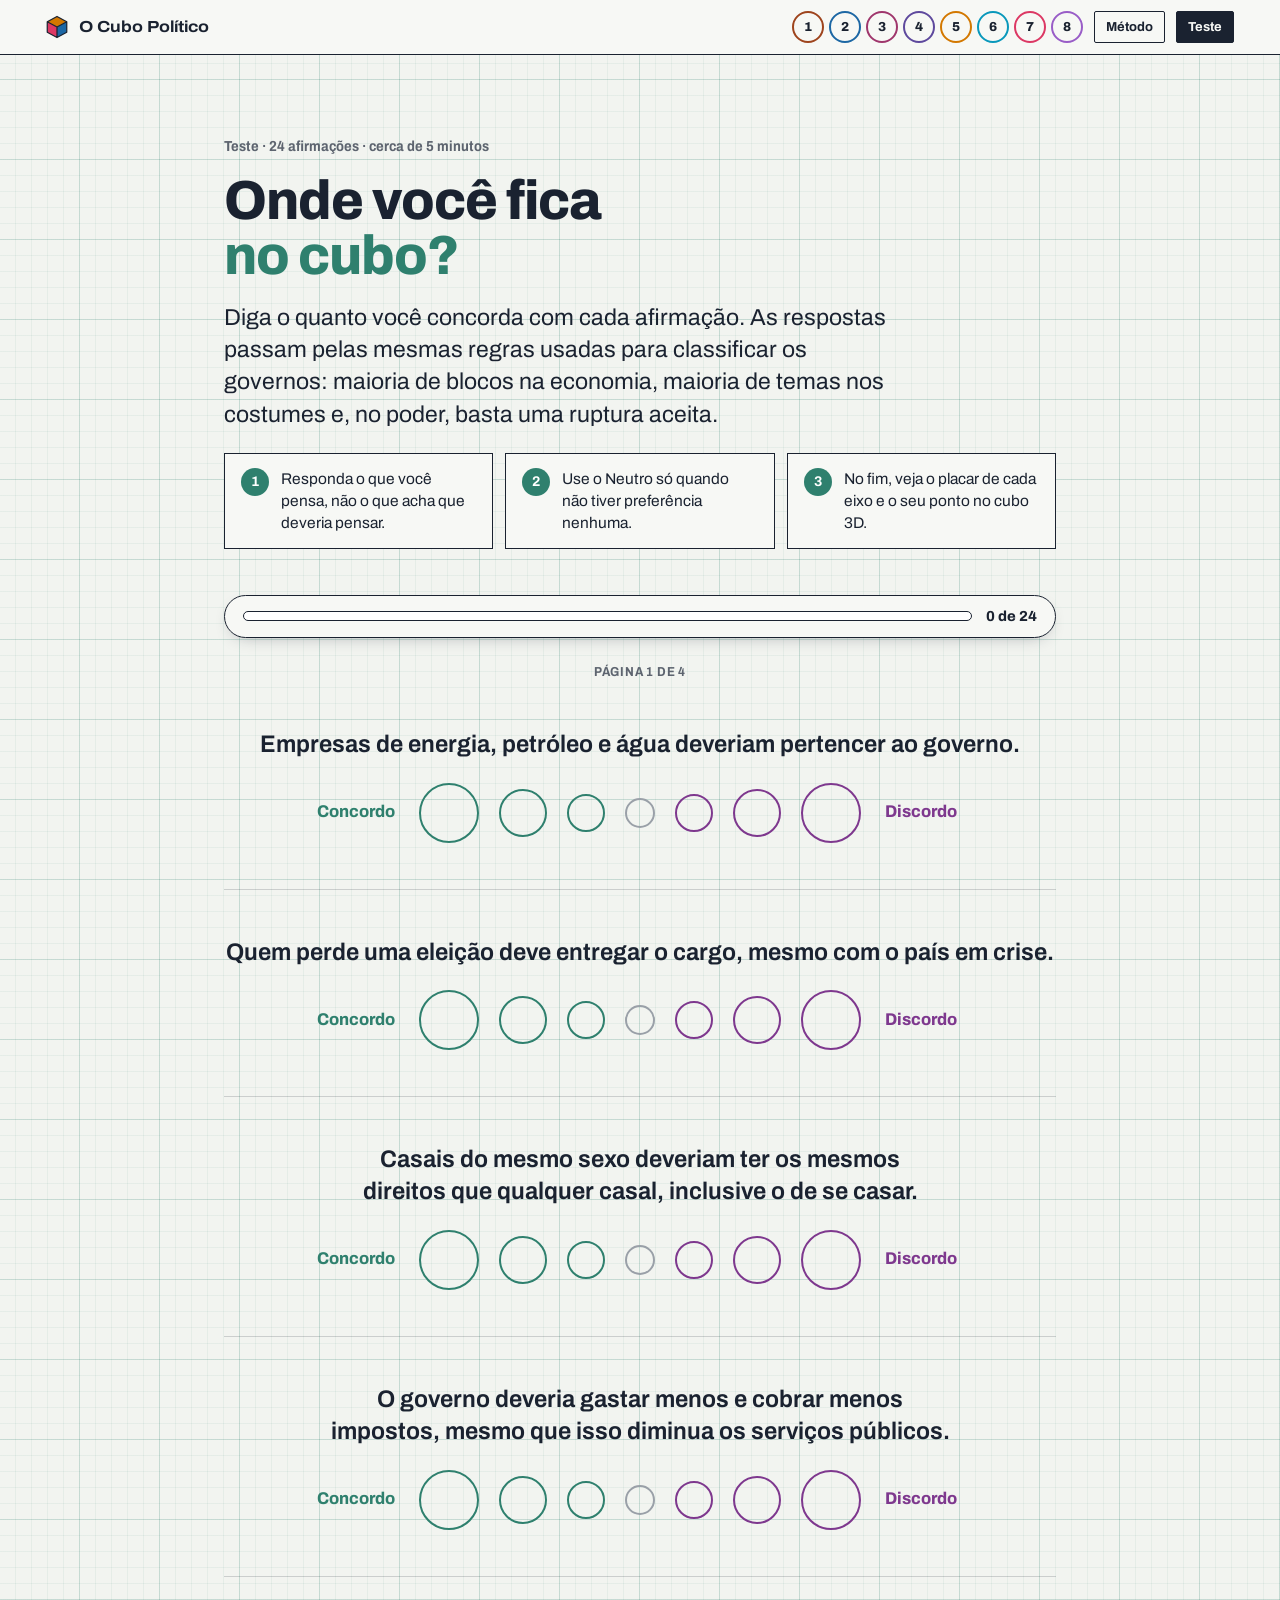
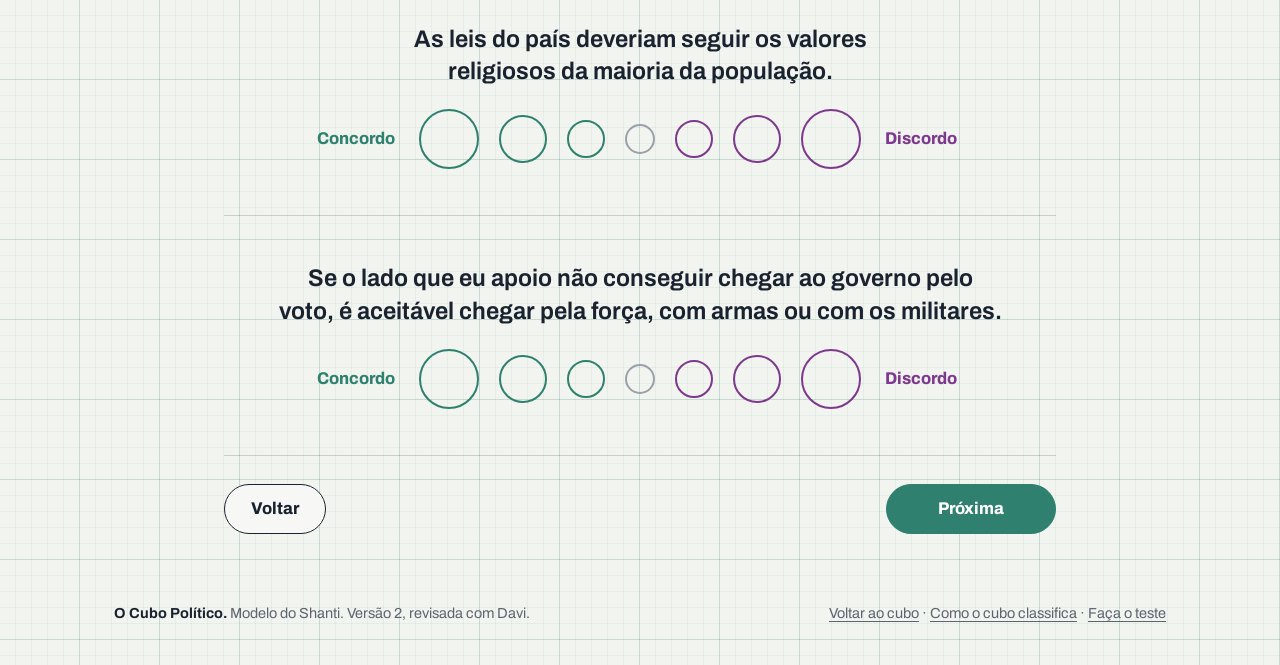
<file: teste.html>
<!doctype html>
<html lang="pt-BR">
<head>
<meta charset="utf-8">
<meta name="viewport" content="width=device-width, initial-scale=1, viewport-fit=cover">
<meta name="theme-color" content="#f2f4f0">
<meta name="color-scheme" content="light">
<title>Teste: onde você fica no cubo? | O Cubo Político</title>
<meta name="description" content="24 afirmações, cerca de 5 minutos. As respostas passam pelas mesmas regras usadas para classificar os governos.">
<meta property="og:type" content="article">
<meta property="og:locale" content="pt_BR">
<meta property="og:site_name" content="O Cubo Político">
<meta property="og:title" content="Teste: onde você fica no cubo? | O Cubo Político">
<meta property="og:description" content="24 afirmações, cerca de 5 minutos. As respostas passam pelas mesmas regras usadas para classificar os governos.">
<meta property="og:image" content="https://cubo-politico.vercel.app/og-teste.png">
<meta property="og:image:width" content="1200">
<meta property="og:image:height" content="630">
<meta property="og:url" content="https://cubo-politico.vercel.app/teste">
<meta name="twitter:card" content="summary_large_image">
<link rel="icon" href="data:image/svg+xml,%3Csvg xmlns='http://www.w3.org/2000/svg' viewBox='0 0 64 64'%3E%3Cpath d='M32 6 56 19 32 32 8 19Z' fill='%23d37800'/%3E%3Cpath d='M8 19 32 32 32 58 8 45Z' fill='%23dc3864'/%3E%3Cpath d='M56 19 32 32 32 58 56 45Z' fill='%231c67a4'/%3E%3Cpath d='M32 6 56 19 56 45 32 58 8 45 8 19Z M8 19 32 32 56 19 M32 32 32 58' fill='none' stroke='%231a2230' stroke-width='3' stroke-linejoin='round'/%3E%3C/svg%3E">
<style>

@font-face{font-family:"Archivo";src:url(archivo.woff2) format("woff2");font-weight:100 900;font-stretch:62% 125%;font-style:normal;font-display:swap}
:root{--papel:#f2f4f0;--papel-2:#f7f8f5;--nanquim:#1a2230;--grafite:#5d646f;--q:47 128 110;--f:"Archivo","Helvetica Neue",Arial,sans-serif;--lado:clamp(16px,4vw,44px)}
*{box-sizing:border-box}
html{background:var(--papel);-webkit-text-size-adjust:100%;text-size-adjust:100%;scroll-padding-top:70px}
body{margin:0;font-family:var(--f);font-size:17px;line-height:1.58;color:var(--nanquim);background:var(--papel);-webkit-font-smoothing:antialiased;
  background-image:linear-gradient(to right,rgb(var(--q) / .17) 1px,transparent 1px),linear-gradient(to bottom,rgb(var(--q) / .17) 1px,transparent 1px),linear-gradient(to right,rgb(var(--q) / .065) 1px,transparent 1px),linear-gradient(to bottom,rgb(var(--q) / .065) 1px,transparent 1px);
  background-size:80px 80px,80px 80px,16px 16px,16px 16px;background-position:-1px -1px}
a{color:inherit;text-underline-offset:3px}
:focus-visible{outline:2px solid var(--nanquim);outline-offset:2px}
.topo{position:sticky;top:0;z-index:20;display:flex;align-items:center;justify-content:space-between;gap:14px;padding:9px var(--lado);background:var(--papel-2);border-bottom:1px solid var(--nanquim)}
.marca{display:flex;align-items:center;gap:9px;font-size:16px;font-weight:800;font-stretch:112%;text-decoration:none;white-space:nowrap}
.marca svg{flex:none}
.nav-oct{display:flex;align-items:center;gap:5px;overflow-x:auto;scrollbar-width:none;padding:2px}
.nav-oct::-webkit-scrollbar{display:none}
.nav-oct a{flex:none;display:grid;place-items:center;width:32px;height:32px;border-radius:50%;border:2px solid var(--o);font-size:13px;font-weight:800;text-decoration:none;transition:background .2s,color .2s}
.nav-oct a:hover,.nav-oct a[aria-current]{background:var(--o);color:#fff}
.nav-oct a.metodo{width:auto;height:32px;border-radius:2px;border:1px solid var(--nanquim);padding:0 11px;margin-left:6px;font-weight:700}
.nav-oct a.metodo:hover,.nav-oct a.metodo[aria-current]{background:var(--nanquim);color:var(--papel-2)}
main{max-width:1140px;margin:0 auto;padding:0 var(--lado) 40px}
.hero-oct{display:grid;grid-template-columns:minmax(0,1.2fr) minmax(0,.8fr);gap:clamp(18px,4vw,48px);align-items:center;padding:clamp(30px,6vw,70px) 0 clamp(22px,4vw,44px)}
.hero-met{padding:clamp(34px,7vw,80px) 0 clamp(18px,3vw,30px)}
.rotulo-oct{display:flex;align-items:center;gap:10px;margin:0 0 16px;font-size:14.5px;font-weight:700;font-stretch:88%;color:var(--grafite)}
.rotulo-oct b{display:inline-grid;place-items:center;width:34px;height:34px;border-radius:50%;background:var(--c);color:#fff;font-size:16px;font-stretch:100%}
h1{margin:0 0 18px;font-size:clamp(34px,4.3vw,60px);line-height:1;font-weight:800;font-stretch:96%;letter-spacing:-.018em}
h1 span{display:block}
.pag-oct h1 span:nth-child(2){color:var(--c)}
.frase{margin:0 0 22px;font-size:clamp(19px,2vw,23px);line-height:1.4;max-width:29em;text-wrap:pretty}
.cod{display:flex;gap:18px}
.cod span{display:flex;flex-direction:column;gap:3px;font-size:clamp(30px,4.2vw,46px);line-height:.9;font-weight:800;font-stretch:125%}
.cod small{font-size:11.5px;font-weight:650;font-stretch:88%;color:var(--grafite);line-height:1.2}
.hero-cubo{display:flex;justify-content:center}
.cubo{display:block;max-width:100%;height:auto}
.marco{display:grid;grid-template-columns:auto 1fr;gap:4px 22px;align-items:baseline;margin:0 0 8px;padding:16px 20px;background:var(--papel-2);border:1px solid var(--nanquim);border-left:6px solid var(--c)}
.marco-rot{grid-column:1/-1;margin:0;font-size:12.5px;font-weight:700;font-stretch:88%;color:var(--grafite);text-transform:uppercase;letter-spacing:.06em}
.marco-data{margin:0;font-size:20px;font-weight:800;font-stretch:112%;white-space:nowrap}
.marco-txt{margin:0;font-size:18px}
.aviso{margin:12px 0 0;padding:10px 14px;font-size:14.5px;color:var(--grafite);border-left:2px solid var(--grafite)}
.secao{padding:clamp(30px,5vw,54px) 0 0}
.secao>h2,.secao>div>h2{margin:0 0 14px;padding-top:12px;border-top:1px solid var(--nanquim);font-size:clamp(24px,2.6vw,32px);line-height:1.1;font-weight:800;font-stretch:108%;letter-spacing:-.01em}
.lead{margin:0 0 18px;font-size:18px;max-width:44em;text-wrap:pretty}
.intro{margin:0 0 14px;font-size:18px;max-width:46em;text-wrap:pretty}
.nota{font-size:14.5px;color:var(--grafite);max-width:52em}
.tres{display:grid;grid-template-columns:repeat(3,minmax(0,1fr));gap:14px;margin-top:22px}
.bloco-eixo,.crit,.eixo-met{padding:16px 18px 18px;background:var(--papel-2);border:1px solid var(--nanquim)}
.bloco-eixo p{margin:0 0 10px}
.bloco-eixo p:last-child{margin:0}
.be-nome{margin:0 0 2px!important;font-size:13px;font-weight:700;font-stretch:88%;color:var(--grafite);text-transform:uppercase;letter-spacing:.06em}
.be-perg{font-weight:650;font-stretch:92%;line-height:1.3}
.chip{display:inline-block;margin:0 0 10px;padding:3px 11px 4px;border-radius:999px;font-size:13.5px;font-weight:700;font-stretch:90%;line-height:1.25;border:1.5px solid var(--nanquim);background:#fff}
.chip.on{background:var(--c);border-color:var(--c);color:#fff}
.pag-met .chip.on{background:var(--nanquim);border-color:var(--nanquim)}
.criterios{display:grid;grid-template-columns:repeat(3,minmax(0,1fr));gap:14px}
.crit-cab{display:flex;align-items:center;justify-content:space-between;gap:10px;margin:0 0 6px;font-size:13px;font-weight:700;font-stretch:88%;color:var(--grafite);text-transform:uppercase;letter-spacing:.06em}
.crit-cab .chip{margin:0;text-transform:none;letter-spacing:0}
.crit ul,.eixo-met ul{margin:0 0 10px;padding-left:1.1em}
.crit li,.eixo-met li{margin:0 0 7px;font-size:16px;line-height:1.45}
.crit-regra{margin:0;font-size:14px;font-weight:700;font-stretch:92%}
.lt-caixa{margin:0 0 22px;padding:12px 14px 6px;background:var(--papel-2);border:1px solid var(--nanquim);overflow-x:auto}
.linha-tempo{display:block;width:100%;min-width:640px;height:auto;font-family:var(--f)}
.lt-ano{font-size:11px;fill:var(--grafite);font-weight:600}
.lt-rot{font-size:12.5px;font-weight:700;fill:var(--nanquim);font-stretch:88%}
.lt-anos{font-size:11.5px;fill:var(--grafite);font-weight:600}
.lt-num{font-size:11px;font-weight:800;fill:#fff}
.govs{display:grid;gap:18px}
.gov{background:var(--papel-2);border:1px solid var(--nanquim);border-top:6px solid var(--c)}
.gov-cab{display:grid;grid-template-columns:1fr auto;align-items:end;gap:2px 16px;padding:16px 20px 12px;border-bottom:1px solid var(--nanquim)}
.gov-pais{grid-column:1/-1;margin:0;font-size:13px;font-weight:700;font-stretch:88%;color:var(--grafite);text-transform:uppercase;letter-spacing:.07em}
.gov h3{margin:0;font-size:clamp(24px,2.6vw,30px);line-height:1.08;font-weight:800;font-stretch:108%}
.gov-per{margin:0;font-size:14.5px;font-weight:650;color:var(--grafite);white-space:nowrap}
.gov-eixos{display:grid;grid-template-columns:repeat(3,minmax(0,1fr))}
.eixo-g{padding:14px 18px 16px;border-right:1px solid var(--nanquim)}
.eixo-g:last-child{border-right:0}
.eixo-g-cab{display:flex;align-items:center;justify-content:space-between;gap:8px;margin-bottom:8px}
.eixo-g-cab .chip{margin:0}
.eixo-nome{font-size:13px;font-weight:700;font-stretch:88%;color:var(--grafite);text-transform:uppercase;letter-spacing:.06em}
.ev,.cp{margin:0 0 9px;font-size:15.5px;line-height:1.5}
.cp span{font-weight:800;font-stretch:92%}
.cp span::after{content:":"}
.placar{display:grid;grid-template-columns:repeat(3,minmax(0,1fr));gap:4px;margin:0 0 10px;padding:0;list-style:none}
.placar--4{grid-template-columns:repeat(2,minmax(0,1fr))}
.placar li{display:flex;flex-direction:column;min-width:0;padding:5px 8px 6px;border:1px solid rgb(26 34 48 / .4);background:#fff;line-height:1.15}
.placar li span{font-size:11px;font-weight:650;font-stretch:88%;color:var(--grafite);white-space:nowrap;overflow:hidden;text-overflow:ellipsis}
.placar li b{font-size:13px;font-weight:750;font-stretch:92%}
.placar li.ok{background:var(--c);border-color:var(--c)}
.placar li.ok span{color:rgb(255 255 255 / .82)}
.placar li.ok b{color:#fff}
.placar li.contra{border:1.5px solid var(--nanquim)}
.placar li.nd{border-style:dashed;background:transparent}
.placar li.nd b{font-weight:600;color:var(--grafite)}
.custo{border-top:1px solid var(--nanquim)}
.custo summary{cursor:pointer;padding:11px 20px;font-size:14.5px;font-weight:750;font-stretch:92%;list-style:none;display:flex;align-items:center;gap:8px}
.custo summary::-webkit-details-marker{display:none}
.custo summary::before{content:"";width:8px;height:8px;border-right:1.5px solid var(--nanquim);border-bottom:1.5px solid var(--nanquim);transform:rotate(-45deg);transition:transform .2s}
.custo[open] summary::before{transform:rotate(45deg)}
.custo ul{margin:0;padding:0 20px 16px 38px}
.custo li{margin:0 0 8px;font-size:15.5px;line-height:1.5}
.ref{font-size:.68em;line-height:0;margin-left:1px;font-weight:700;white-space:nowrap;letter-spacing:.02em}
.ref a{text-decoration:none;color:var(--grafite);padding:0 1px}
.ref a:hover{color:var(--nanquim);text-decoration:underline}
.secao--caixas{display:grid;grid-template-columns:repeat(auto-fit,minmax(280px,1fr));gap:14px}
.caixa{padding:18px 20px;border:1px solid var(--nanquim);background:#fff;border-left:6px solid var(--c)}
.caixa h3{margin:0 0 8px;font-size:20px;line-height:1.2;font-weight:800;font-stretch:104%}
.caixa p{margin:0;font-size:16.5px}
.secao--duas{display:grid;grid-template-columns:repeat(2,minmax(0,1fr));gap:26px}
.sinais{margin:0 0 10px;padding-left:1.1em}
.sinais li{margin:0 0 6px;font-size:17px}
.setas{display:grid;grid-template-columns:repeat(auto-fit,minmax(300px,1fr));gap:14px}
.seta{padding:16px 18px;background:var(--papel-2);border:1px solid var(--nanquim)}
.seta p{margin:0 0 8px;font-size:15.5px}
.seta-pais{font-size:13px!important;font-weight:700;font-stretch:88%;color:var(--grafite);text-transform:uppercase;letter-spacing:.07em}
.seta-par{display:grid;grid-template-columns:1fr 40px 1fr;align-items:center;margin:4px 0 10px}
.seta-par a{display:flex;flex-direction:column;align-items:center;text-decoration:none;text-align:center;font-weight:750;font-stretch:92%;line-height:1.2}
.seta-par a small{font-weight:600;color:var(--grafite)}
.seta-par .cubo{width:84px;height:auto;margin-bottom:4px}
.seta-meio i{display:block;position:relative;height:1.5px;background:var(--nanquim)}
.seta-meio i::after{content:"";position:absolute;right:0;top:-4px;width:8px;height:8px;border-top:1.5px solid var(--nanquim);border-right:1.5px solid var(--nanquim);transform:rotate(45deg)}
.seta-muda{font-weight:750}
.vizinhos{display:grid;grid-template-columns:repeat(3,minmax(0,1fr));gap:14px}
.viz{display:grid;grid-template-columns:96px 1fr;grid-template-rows:auto auto 1fr;column-gap:14px;align-items:start;padding:14px 16px;text-decoration:none;background:var(--papel-2);border:1px solid var(--nanquim);border-left:6px solid var(--c);transition:background .2s}
.viz:hover{background:#fff}
.viz .cubo{grid-row:1/4;width:96px}
.viz-muda{font-size:12.5px;font-weight:700;font-stretch:88%;color:var(--grafite);text-transform:uppercase;letter-spacing:.06em}
.viz-n{font-size:21px;font-weight:800;font-stretch:108%;line-height:1.1}
.viz-pal{font-size:14.5px;line-height:1.35}
.quase{display:grid;gap:12px}
.q-item{padding:14px 18px;border:1px dashed var(--nanquim);background:rgb(247 248 245 / .8)}
.q-item h3{margin:0 0 6px;font-size:19px;font-weight:800;font-stretch:104%}
.q-item h3 span{font-weight:600;color:var(--grafite);font-size:15px;margin-left:6px}
.q-item p{margin:0 0 4px;font-size:16px}
.fontes{margin:0;padding-left:1.6em;columns:2 340px;column-gap:30px;font-size:13.5px;line-height:1.45}
.fontes li{margin:0 0 6px;break-inside:avoid}
.fontes li:target{background:#fff4c2}
.pag-nav{display:grid;grid-template-columns:1fr auto 1fr;gap:12px;align-items:stretch;margin:clamp(34px,5vw,54px) 0 0;padding-top:16px;border-top:1px solid var(--nanquim)}
.pag-nav a{display:flex;flex-direction:column;justify-content:center;padding:12px 16px;min-height:56px;border:1px solid var(--nanquim);background:var(--papel-2);text-decoration:none;font-weight:800;font-stretch:104%;font-size:18px}
.pag-nav a small{font-size:12px;font-weight:700;color:var(--grafite);text-transform:uppercase;letter-spacing:.06em}
.pag-nav a:last-child{text-align:right;border-right:6px solid var(--c)}
.pag-nav a:first-child{border-left:6px solid var(--c)}
.pag-nav .ver3d{justify-content:center;align-items:center;background:var(--nanquim);color:var(--papel-2);font-size:15px}
.rodape{max-width:1140px;margin:0 auto;padding:22px var(--lado) 40px;font-size:14.5px;color:var(--grafite);display:flex;flex-wrap:wrap;justify-content:space-between;gap:8px 20px}
.rodape p{margin:0}
.rodape strong{color:var(--nanquim)}
.eixos-met{display:grid;grid-template-columns:repeat(3,minmax(0,1fr));gap:14px}
.eixo-met h3{margin:0 0 10px;font-size:20px;line-height:1.25;font-weight:800;font-stretch:100%}
.polos{display:flex;flex-wrap:wrap;align-items:center;gap:6px 8px;margin:0 0 12px}
.polos .chip{margin:0}
.polos span{font-size:13px;color:var(--grafite)}
.regras{display:grid;grid-template-columns:repeat(2,minmax(0,1fr));gap:12px;margin:0}
.regras div{padding:14px 18px;background:var(--papel-2);border:1px solid var(--nanquim)}
.regras dt{font-weight:800;font-stretch:104%;font-size:18px;margin:0 0 4px}
.regras dd{margin:0;font-size:16px}
.tabela{border-collapse:collapse;width:100%;max-width:420px;background:var(--papel-2);border:1px solid var(--nanquim);font-size:16px}
.tabela th,.tabela td{padding:7px 14px;border-bottom:1px solid rgb(26 34 48 / .25);text-align:left}
.tabela th{font-size:13px;font-weight:700;font-stretch:88%;color:var(--grafite);text-transform:uppercase;letter-spacing:.05em}
.tabela td:last-child{font-weight:750;font-variant-numeric:tabular-nums}
.itens-teste{margin:14px 0 0;background:var(--papel-2);border:1px solid var(--nanquim)}
.itens-teste summary{cursor:pointer;padding:13px 18px;font-weight:750;font-stretch:96%;font-size:17px}
.tabela-rola{overflow-x:auto;padding:0 12px 12px}
.tabela--itens{max-width:none;font-size:15px}
.tabela--itens td{vertical-align:top}
.tabela--itens td:last-child{white-space:nowrap}
.tabela--itens td:nth-child(2){font-variant-numeric:tabular-nums;color:var(--grafite)}
.lead a{font-weight:750}
.faq{display:grid;gap:8px}
.faq details{background:var(--papel-2);border:1px solid var(--nanquim)}
.faq summary{cursor:pointer;padding:13px 18px;font-weight:750;font-stretch:96%;font-size:17px}
.faq details p{margin:0;padding:0 18px 16px;font-size:16.5px;max-width:52em}
.mudancas{display:grid;grid-template-columns:repeat(2,minmax(0,1fr));gap:14px}
.mud{padding:16px 18px;background:var(--papel-2);border:1px solid var(--nanquim)}
.mud h3{margin:0 0 10px;font-size:19px;font-weight:800}
.mud p{margin:0 0 8px;font-size:15.5px}
.mud p span{display:block;font-size:12px;font-weight:700;font-stretch:88%;text-transform:uppercase;letter-spacing:.06em;color:var(--grafite)}
.mud .antes{color:var(--grafite)}
.mud .depois{font-weight:650}
.mud .porque{padding-top:8px;border-top:1px dashed rgb(26 34 48 / .4);margin:0}
.sr{position:absolute!important;width:1px;height:1px;padding:0;margin:-1px;overflow:hidden;clip:rect(0,0,0,0);white-space:nowrap;border:0}
.btn-t{display:inline-flex;align-items:center;justify-content:center;gap:8px;min-height:50px;padding:0 26px;border-radius:999px;border:1.5px solid var(--nanquim);background:var(--papel-2);color:var(--nanquim);font:inherit;font-size:17px;font-weight:750;font-stretch:96%;line-height:1.15;text-align:center;text-decoration:none;cursor:pointer;transition:background .2s,color .2s}
.btn-t:hover{background:#fff}
.btn-t--prim{background:var(--nanquim);color:var(--papel-2)}
.btn-t--prim:hover{background:#2c3850}
.cta-teste{display:flex;align-items:center;justify-content:space-between;gap:16px 28px;flex-wrap:wrap;margin:clamp(30px,5vw,54px) 0 0;padding:20px 24px;background:var(--papel-2);border:1px solid var(--nanquim);border-left:6px solid #2f806e}
.cta-teste p{margin:0;font-size:16.5px;max-width:36em}
.cta-rot{font-size:12.5px!important;font-weight:700;font-stretch:88%;color:var(--grafite);text-transform:uppercase;letter-spacing:.06em}
.cta-tit{font-size:23px!important;font-weight:800;font-stretch:104%;line-height:1.2;margin:2px 0 4px!important}
.cta-teste .btn-t--prim{background:#2f806e;border-color:#2f806e;color:#fff}
.cta-teste .btn-t--prim:hover{background:#256a5b}
@media (max-width:900px){
  .hero-oct{grid-template-columns:1fr}
  .hero-cubo{order:-1;max-width:420px;margin:0 auto}
  .tres,.criterios,.eixos-met,.vizinhos{grid-template-columns:1fr}
  .gov-eixos{grid-template-columns:1fr}
  .eixo-g{border-right:0;border-bottom:1px solid var(--nanquim)}
  .eixo-g:last-child{border-bottom:0}
  .secao--duas,.regras,.mudancas{grid-template-columns:1fr}
}
@media (max-width:560px){
  body{font-size:16.5px}
  .marca b{display:none}
  .topo{gap:6px}
  .nav-oct{gap:3px}
  .nav-oct a{width:26px;height:26px;font-size:12px;border-width:1.5px}
  .nav-oct a.metodo{height:26px;padding:0 6px;margin-left:3px}
  .nav-oct a.nav-teste{display:none}
  .gov-cab{grid-template-columns:1fr}
  .gov-per{white-space:normal}
  .marco{grid-template-columns:1fr}
  .pag-nav{grid-template-columns:1fr 1fr}
  .pag-nav .ver3d{grid-column:1/-1;order:3}
  .fontes{columns:1}
  .viz{grid-template-columns:76px 1fr}
  .viz .cubo{width:76px}
}
@media (prefers-reduced-motion:reduce){*{transition:none!important}}
@media print{.topo,.pag-nav{display:none}body{background:#fff}.custo summary::before{display:none}}

.pag-teste main{max-width:920px}
.hero-teste{padding:clamp(34px,7vw,80px) 0 clamp(14px,3vw,24px)}
.pag-teste h1 span:nth-child(2){color:#2f806e}
.dicas{display:grid;grid-template-columns:repeat(3,minmax(0,1fr));gap:12px;margin:6px 0 0;padding:0;list-style:none}
.dicas li{display:flex;gap:12px;align-items:flex-start;padding:14px 16px;background:var(--papel-2);border:1px solid var(--nanquim);font-size:15.5px;line-height:1.42}
.dicas b{flex:none;display:grid;place-items:center;width:28px;height:28px;border-radius:50%;background:#2f806e;color:#fff;font-size:14px}
.progresso{position:sticky;top:calc(var(--topo,55px) + 8px);z-index:15;display:flex;align-items:center;gap:14px;margin:22px 0 0;padding:9px 18px;background:var(--papel-2);border:1px solid var(--nanquim);border-radius:999px;box-shadow:0 6px 18px -10px rgb(26 34 48 / .45)}
.progresso[hidden]{display:none}
.barra{flex:1;height:10px;border-radius:999px;background:#fff;border:1px solid var(--nanquim);overflow:hidden}
.barra i{display:block;height:100%;width:0;background:#2f806e;transition:width .35s}
.progresso span{font-size:14.5px;font-weight:750;font-variant-numeric:tabular-nums;white-space:nowrap}
.teste{padding:6px 0 0}
.teste[hidden]{display:none}
.pag-num{margin:18px 0 0;font-size:13px;font-weight:700;font-stretch:88%;color:var(--grafite);text-transform:uppercase;letter-spacing:.06em;text-align:center}
.qst{min-width:0;margin:0;padding:clamp(28px,4.6vw,46px) 0;border:0;border-bottom:1px solid rgb(26 34 48 / .18);transition:opacity .25s}
.qst legend{float:left;width:100%;padding:0;margin:0 0 22px;text-align:center;font-size:clamp(19px,2.3vw,24px);line-height:1.35;font-weight:650;font-stretch:96%;text-wrap:balance}
.qst .escala{clear:both}
.qst.feita{opacity:.42}
.qst.feita:hover,.qst.feita:has(input:focus-visible){opacity:1}
.qst.falta legend{color:#7e388e}
.q-falta{margin:14px 0 0;text-align:center;font-size:14.5px;font-weight:700;color:#7e388e}
.escala{display:flex;align-items:center;justify-content:center;gap:clamp(12px,2.2vw,24px)}
.esc-rot{flex:none;width:6em;font-size:17px;font-weight:750;font-stretch:96%}
.esc-rot--c{color:#2f806e;text-align:right}
.esc-rot--d{color:#7e388e;text-align:left}
.bolas{display:flex;align-items:center;gap:clamp(10px,1.9vw,20px)}
.b{position:relative;flex:none;display:grid;place-items:center;border-radius:50%;border:2.5px solid currentColor;cursor:pointer;transition:background-color .15s,transform .15s}
.b input{position:absolute;inset:0;width:100%;height:100%;margin:0;opacity:0;cursor:pointer}
.b3{width:60px;height:60px}.b2{width:48px;height:48px}.b1{width:38px;height:38px}.b0{width:30px;height:30px}
.b.c{color:#2f806e}.b.d{color:#7e388e}.b.n{color:#9aa0a8}
@media (hover:hover){.b:hover{background:color-mix(in srgb,currentColor 16%,transparent);transform:scale(1.05)}}
.b.sel{background:currentColor}
.b.sel::after{content:"";width:34%;height:17%;margin-top:-9%;border-left:3px solid #fff;border-bottom:3px solid #fff;transform:rotate(-45deg);pointer-events:none}
.b:has(input:focus-visible){outline:2px solid var(--nanquim);outline-offset:3px}
.teste-nav{display:flex;align-items:center;justify-content:space-between;gap:12px;flex-wrap:wrap;padding:28px 0 6px}
.pag-aviso{flex:1 1 200px;margin:0;text-align:center;font-size:15px;font-weight:700;color:#7e388e}
.pag-aviso:empty{visibility:hidden}
#b-prox{margin-left:auto;min-width:170px}
.pag-teste .btn-t--prim{background:#2f806e;border-color:#2f806e;color:#fff}
.pag-teste .btn-t--prim:hover{background:#256a5b}
.resultado{padding:clamp(26px,5vw,50px) 0 0}
.resultado:focus{outline:none}
.resultado[hidden]{display:none}
.res-cab{display:grid;grid-template-columns:minmax(0,1.15fr) minmax(0,.85fr);gap:clamp(16px,4vw,40px);align-items:center}
.res-h{margin:0 0 12px;font-size:clamp(32px,4.2vw,54px);line-height:1.02;font-weight:800;font-stretch:96%;letter-spacing:-.018em}
.res-h span{display:block}
.res-h span:nth-child(2){color:var(--c)}
.res-h span.meio{color:var(--grafite)}
.res-mede{margin:0 0 14px;padding:8px 12px;font-size:15px;font-weight:650;line-height:1.4;background:var(--papel-2);border-left:4px solid var(--c);max-width:34em}
.res-perfil{margin:0 0 12px;font-size:clamp(17px,1.8vw,19px);line-height:1.5;max-width:32em}
.res-conta{display:flex;align-items:flex-start;gap:10px;margin:0;font-size:16px;font-weight:700;line-height:1.4}
.res-conta::before{content:"";flex:none;width:12px;height:12px;margin-top:.33em;border-radius:50%;background:var(--c)}
.res-cubo{display:flex;justify-content:center}
.res-cubo svg{width:min(320px,100%);height:auto}
.res-oct{margin:22px 0 0;padding:14px 18px;background:#fff;border:1px solid var(--nanquim);border-left:6px solid var(--c);font-size:17px;line-height:1.45}
.res-oct a{font-weight:750}
.res-eixos{display:grid;grid-template-columns:repeat(3,minmax(0,1fr));column-gap:14px;margin:18px 0 0}
.re{display:grid;grid-row:span 4;grid-template-rows:subgrid;row-gap:0;align-content:start;margin:0 0 14px;padding:14px 16px 16px;background:var(--papel-2);border:1px solid var(--nanquim)}
.re-nome{margin:0;font-size:13px;font-weight:700;font-stretch:88%;color:var(--grafite);text-transform:uppercase;letter-spacing:.06em}
.re-val{margin:2px 0 12px;font-size:21px;font-weight:800;line-height:1.15}
.re-val small{display:block;margin-top:3px;font-size:14px;font-weight:650;color:var(--grafite)}
.re .placar{align-self:start;grid-template-columns:1fr;gap:3px;margin:0 0 4px}
.re .placar li{flex-direction:row;justify-content:space-between;align-items:baseline;gap:10px;padding:5px 9px}
.re .placar li span{font-size:12.5px;white-space:normal;overflow:visible}
.re .placar li b{font-size:13px;text-align:right;white-space:nowrap}
.re .placar li.ok{background:var(--c);border-color:var(--c)}
.re-porque{margin:8px 0 0;padding:10px 0 0;border-top:1px dashed rgb(26 34 48 / .35);font-size:14.5px;line-height:1.45}
.re-porque p{margin:0 0 7px}
.re-porque p:last-child{margin:0}
.re-porque b{font-weight:750}
.re-aviso{color:#7e388e;font-weight:650}
.res-fraco{margin:14px 0 0;padding:10px 14px;border-left:4px solid #7e388e;background:var(--papel-2);font-size:15.5px}
.res-acoes{display:flex;flex-wrap:wrap;gap:10px;margin:20px 0 0}
.res-acoes .btn-t--prim{background:var(--c);border-color:var(--c)}
.res-acoes .btn-t--prim:hover{background:var(--c);filter:brightness(.9)}
.res-acoes [hidden]{display:none}
.btn-leve{background:transparent}
.res-status{min-height:1.4em;margin:8px 0 0;font-size:14.5px;color:var(--grafite)}
.res-como{margin:6px 0 0;font-size:15.5px;font-weight:700}
.com-resultado .dicas,.com-resultado .hero-teste .frase{display:none}
.com-resultado .hero-teste{padding-bottom:0}
@media (max-width:900px){
  .dicas{grid-template-columns:1fr}
  .res-cab{grid-template-columns:1fr}
  .res-cubo svg{width:min(250px,70%)}
  .res-eixos{grid-template-columns:1fr}
}
@media (max-width:560px){
  .escala{display:grid;grid-template-columns:1fr 1fr;row-gap:10px}
  .bolas{grid-column:1/-1;grid-row:1;justify-content:space-between;gap:0}
  .esc-rot{width:auto;font-size:15px}
  .esc-rot--c{grid-row:2;text-align:left}
  .esc-rot--d{grid-row:2;text-align:right}
  .b3{width:46px;height:46px}.b2{width:38px;height:38px}.b1{width:31px;height:31px}.b0{width:25px;height:25px}
  .teste-nav{flex-wrap:wrap}
  .teste-nav .btn-t{flex:1 1 40%}
  .pag-aviso{order:-1;flex-basis:100%}
  .res-acoes .btn-t{flex:1 1 100%}
  .res-cubo svg{width:min(210px,62%)}
  .progresso{padding:8px 14px}
  .dicas{gap:8px}
  .dicas li{padding:10px 12px;font-size:15px}
  .dicas b{width:24px;height:24px;font-size:13px}
}
@media (prefers-reduced-motion:reduce){.barra i,.qst{transition:none}}

</style>
</head>

<body class="pag-teste" style="--c:#2f806e">
<header class="topo"><a class="marca" href="index.html" aria-label="O Cubo Político: voltar ao cubo"><svg viewBox="0 0 64 64" width="26" height="26" aria-hidden="true"><path d="M32 6 56 19 32 32 8 19Z" fill="#d37800"/><path d="M8 19 32 32 32 58 8 45Z" fill="#dc3864"/><path d="M56 19 32 32 32 58 56 45Z" fill="#1c67a4"/><path d="M32 6 56 19 56 45 32 58 8 45 8 19Z M8 19 32 32 56 19 M32 32 32 58" fill="none" stroke="#1a2230" stroke-width="3" stroke-linejoin="round"/></svg><b>O Cubo Político</b></a><nav class="nav-oct" aria-label="Octantes"><a href="octante-1.html" style="--o:#9e441d" aria-label="Octante 1: mais estado, dentro das regras, conserva os costumes">1</a><a href="octante-2.html" style="--o:#1c67a4" aria-label="Octante 2: menos estado, dentro das regras, conserva os costumes">2</a><a href="octante-3.html" style="--o:#9f366c" aria-label="Octante 3: mais estado, dentro das regras, transforma os costumes">3</a><a href="octante-4.html" style="--o:#5e499d" aria-label="Octante 4: menos estado, dentro das regras, transforma os costumes">4</a><a href="octante-5.html" style="--o:#d37800" aria-label="Octante 5: mais estado, rompeu as regras, conserva os costumes">5</a><a href="octante-6.html" style="--o:#0998bb" aria-label="Octante 6: menos estado, rompeu as regras, conserva os costumes">6</a><a href="octante-7.html" style="--o:#dc3864" aria-label="Octante 7: mais estado, rompeu as regras, transforma os costumes">7</a><a href="octante-8.html" style="--o:#995dc7" aria-label="Octante 8: menos estado, rompeu as regras, transforma os costumes">8</a><a class="metodo" href="metodo.html">Método</a><a class="metodo nav-teste" href="teste.html" aria-current="page">Teste</a></nav></header>
<main>
<section class="hero-teste"><p class="rotulo-oct">Teste · 24 afirmações · cerca de 5 minutos</p><h1><span>Onde você fica</span><span>no cubo?</span></h1><p class="frase">Diga o quanto você concorda com cada afirmação. As respostas passam pelas mesmas regras usadas para classificar os governos: maioria de blocos na economia, maioria de temas nos costumes e, no poder, basta uma ruptura aceita.</p><ol class="dicas"><li><b>1</b>Responda o que você pensa, não o que acha que deveria pensar.</li><li><b>2</b>Use o Neutro só quando não tiver preferência nenhuma.</li><li><b>3</b>No fim, veja o placar de cada eixo e o seu ponto no cubo 3D.</li></ol></section>
<div class="progresso" id="progresso" role="progressbar" aria-label="Afirmações respondidas" aria-valuemin="0" aria-valuemax="24" aria-valuenow="0"><div class="barra"><i id="prog-barra"></i></div><span id="prog-txt">0 de 24</span></div>
<form class="teste" id="teste" novalidate><p class="pag-num" id="pag-num">Página 1 de 4</p>
<div class="pag-q"><h2 class="sr" tabindex="-1">Página 1 de 4</h2><fieldset class="qst" id="q0"><legend><span class="sr">Afirmação 1 de 24: </span>Empresas de energia, petróleo e água deveriam pertencer ao governo.</legend><div class="escala"><span class="esc-rot esc-rot--c" aria-hidden="true">Concordo</span><div class="bolas"><label class="b b3 c"><input type="radio" name="q0" value="3" aria-label="Concordo totalmente"></label><label class="b b2 c"><input type="radio" name="q0" value="2" aria-label="Concordo"></label><label class="b b1 c"><input type="radio" name="q0" value="1" aria-label="Concordo um pouco"></label><label class="b b0 n"><input type="radio" name="q0" value="0" aria-label="Neutro"></label><label class="b b1 d"><input type="radio" name="q0" value="-1" aria-label="Discordo um pouco"></label><label class="b b2 d"><input type="radio" name="q0" value="-2" aria-label="Discordo"></label><label class="b b3 d"><input type="radio" name="q0" value="-3" aria-label="Discordo totalmente"></label></div><span class="esc-rot esc-rot--d" aria-hidden="true">Discordo</span></div><p class="q-falta" hidden>Escolha uma resposta para seguir.</p></fieldset><fieldset class="qst" id="q1"><legend><span class="sr">Afirmação 2 de 24: </span>Quem perde uma eleição deve entregar o cargo, mesmo com o país em crise.</legend><div class="escala"><span class="esc-rot esc-rot--c" aria-hidden="true">Concordo</span><div class="bolas"><label class="b b3 c"><input type="radio" name="q1" value="3" aria-label="Concordo totalmente"></label><label class="b b2 c"><input type="radio" name="q1" value="2" aria-label="Concordo"></label><label class="b b1 c"><input type="radio" name="q1" value="1" aria-label="Concordo um pouco"></label><label class="b b0 n"><input type="radio" name="q1" value="0" aria-label="Neutro"></label><label class="b b1 d"><input type="radio" name="q1" value="-1" aria-label="Discordo um pouco"></label><label class="b b2 d"><input type="radio" name="q1" value="-2" aria-label="Discordo"></label><label class="b b3 d"><input type="radio" name="q1" value="-3" aria-label="Discordo totalmente"></label></div><span class="esc-rot esc-rot--d" aria-hidden="true">Discordo</span></div><p class="q-falta" hidden>Escolha uma resposta para seguir.</p></fieldset><fieldset class="qst" id="q2"><legend><span class="sr">Afirmação 3 de 24: </span>Casais do mesmo sexo deveriam ter os mesmos direitos que qualquer casal, inclusive o de se casar.</legend><div class="escala"><span class="esc-rot esc-rot--c" aria-hidden="true">Concordo</span><div class="bolas"><label class="b b3 c"><input type="radio" name="q2" value="3" aria-label="Concordo totalmente"></label><label class="b b2 c"><input type="radio" name="q2" value="2" aria-label="Concordo"></label><label class="b b1 c"><input type="radio" name="q2" value="1" aria-label="Concordo um pouco"></label><label class="b b0 n"><input type="radio" name="q2" value="0" aria-label="Neutro"></label><label class="b b1 d"><input type="radio" name="q2" value="-1" aria-label="Discordo um pouco"></label><label class="b b2 d"><input type="radio" name="q2" value="-2" aria-label="Discordo"></label><label class="b b3 d"><input type="radio" name="q2" value="-3" aria-label="Discordo totalmente"></label></div><span class="esc-rot esc-rot--d" aria-hidden="true">Discordo</span></div><p class="q-falta" hidden>Escolha uma resposta para seguir.</p></fieldset><fieldset class="qst" id="q3"><legend><span class="sr">Afirmação 4 de 24: </span>O governo deveria gastar menos e cobrar menos impostos, mesmo que isso diminua os serviços públicos.</legend><div class="escala"><span class="esc-rot esc-rot--c" aria-hidden="true">Concordo</span><div class="bolas"><label class="b b3 c"><input type="radio" name="q3" value="3" aria-label="Concordo totalmente"></label><label class="b b2 c"><input type="radio" name="q3" value="2" aria-label="Concordo"></label><label class="b b1 c"><input type="radio" name="q3" value="1" aria-label="Concordo um pouco"></label><label class="b b0 n"><input type="radio" name="q3" value="0" aria-label="Neutro"></label><label class="b b1 d"><input type="radio" name="q3" value="-1" aria-label="Discordo um pouco"></label><label class="b b2 d"><input type="radio" name="q3" value="-2" aria-label="Discordo"></label><label class="b b3 d"><input type="radio" name="q3" value="-3" aria-label="Discordo totalmente"></label></div><span class="esc-rot esc-rot--d" aria-hidden="true">Discordo</span></div><p class="q-falta" hidden>Escolha uma resposta para seguir.</p></fieldset><fieldset class="qst" id="q4"><legend><span class="sr">Afirmação 5 de 24: </span>As leis do país deveriam seguir os valores religiosos da maioria da população.</legend><div class="escala"><span class="esc-rot esc-rot--c" aria-hidden="true">Concordo</span><div class="bolas"><label class="b b3 c"><input type="radio" name="q4" value="3" aria-label="Concordo totalmente"></label><label class="b b2 c"><input type="radio" name="q4" value="2" aria-label="Concordo"></label><label class="b b1 c"><input type="radio" name="q4" value="1" aria-label="Concordo um pouco"></label><label class="b b0 n"><input type="radio" name="q4" value="0" aria-label="Neutro"></label><label class="b b1 d"><input type="radio" name="q4" value="-1" aria-label="Discordo um pouco"></label><label class="b b2 d"><input type="radio" name="q4" value="-2" aria-label="Discordo"></label><label class="b b3 d"><input type="radio" name="q4" value="-3" aria-label="Discordo totalmente"></label></div><span class="esc-rot esc-rot--d" aria-hidden="true">Discordo</span></div><p class="q-falta" hidden>Escolha uma resposta para seguir.</p></fieldset><fieldset class="qst" id="q5"><legend><span class="sr">Afirmação 6 de 24: </span>Se o lado que eu apoio não conseguir chegar ao governo pelo voto, é aceitável chegar pela força, com armas ou com os militares.</legend><div class="escala"><span class="esc-rot esc-rot--c" aria-hidden="true">Concordo</span><div class="bolas"><label class="b b3 c"><input type="radio" name="q5" value="3" aria-label="Concordo totalmente"></label><label class="b b2 c"><input type="radio" name="q5" value="2" aria-label="Concordo"></label><label class="b b1 c"><input type="radio" name="q5" value="1" aria-label="Concordo um pouco"></label><label class="b b0 n"><input type="radio" name="q5" value="0" aria-label="Neutro"></label><label class="b b1 d"><input type="radio" name="q5" value="-1" aria-label="Discordo um pouco"></label><label class="b b2 d"><input type="radio" name="q5" value="-2" aria-label="Discordo"></label><label class="b b3 d"><input type="radio" name="q5" value="-3" aria-label="Discordo totalmente"></label></div><span class="esc-rot esc-rot--d" aria-hidden="true">Discordo</span></div><p class="q-falta" hidden>Escolha uma resposta para seguir.</p></fieldset></div>
<div class="pag-q" hidden><h2 class="sr" tabindex="-1">Página 2 de 4</h2><fieldset class="qst" id="q6"><legend><span class="sr">Afirmação 7 de 24: </span>Divorciar-se deveria ser simples e rápido, sem precisar provar a culpa de ninguém.</legend><div class="escala"><span class="esc-rot esc-rot--c" aria-hidden="true">Concordo</span><div class="bolas"><label class="b b3 c"><input type="radio" name="q6" value="3" aria-label="Concordo totalmente"></label><label class="b b2 c"><input type="radio" name="q6" value="2" aria-label="Concordo"></label><label class="b b1 c"><input type="radio" name="q6" value="1" aria-label="Concordo um pouco"></label><label class="b b0 n"><input type="radio" name="q6" value="0" aria-label="Neutro"></label><label class="b b1 d"><input type="radio" name="q6" value="-1" aria-label="Discordo um pouco"></label><label class="b b2 d"><input type="radio" name="q6" value="-2" aria-label="Discordo"></label><label class="b b3 d"><input type="radio" name="q6" value="-3" aria-label="Discordo totalmente"></label></div><span class="esc-rot esc-rot--d" aria-hidden="true">Discordo</span></div><p class="q-falta" hidden>Escolha uma resposta para seguir.</p></fieldset><fieldset class="qst" id="q7"><legend><span class="sr">Afirmação 8 de 24: </span>O governo deve tabelar o preço da comida quando ele dispara.</legend><div class="escala"><span class="esc-rot esc-rot--c" aria-hidden="true">Concordo</span><div class="bolas"><label class="b b3 c"><input type="radio" name="q7" value="3" aria-label="Concordo totalmente"></label><label class="b b2 c"><input type="radio" name="q7" value="2" aria-label="Concordo"></label><label class="b b1 c"><input type="radio" name="q7" value="1" aria-label="Concordo um pouco"></label><label class="b b0 n"><input type="radio" name="q7" value="0" aria-label="Neutro"></label><label class="b b1 d"><input type="radio" name="q7" value="-1" aria-label="Discordo um pouco"></label><label class="b b2 d"><input type="radio" name="q7" value="-2" aria-label="Discordo"></label><label class="b b3 d"><input type="radio" name="q7" value="-3" aria-label="Discordo totalmente"></label></div><span class="esc-rot esc-rot--d" aria-hidden="true">Discordo</span></div><p class="q-falta" hidden>Escolha uma resposta para seguir.</p></fieldset><fieldset class="qst" id="q8"><legend><span class="sr">Afirmação 9 de 24: </span>Um governo que eu apoio pode adiar as eleições até terminar o seu trabalho.</legend><div class="escala"><span class="esc-rot esc-rot--c" aria-hidden="true">Concordo</span><div class="bolas"><label class="b b3 c"><input type="radio" name="q8" value="3" aria-label="Concordo totalmente"></label><label class="b b2 c"><input type="radio" name="q8" value="2" aria-label="Concordo"></label><label class="b b1 c"><input type="radio" name="q8" value="1" aria-label="Concordo um pouco"></label><label class="b b0 n"><input type="radio" name="q8" value="0" aria-label="Neutro"></label><label class="b b1 d"><input type="radio" name="q8" value="-1" aria-label="Discordo um pouco"></label><label class="b b2 d"><input type="radio" name="q8" value="-2" aria-label="Discordo"></label><label class="b b3 d"><input type="radio" name="q8" value="-3" aria-label="Discordo totalmente"></label></div><span class="esc-rot esc-rot--d" aria-hidden="true">Discordo</span></div><p class="q-falta" hidden>Escolha uma resposta para seguir.</p></fieldset><fieldset class="qst" id="q9"><legend><span class="sr">Afirmação 10 de 24: </span>O aborto deveria ser proibido por lei, exceto em casos extremos.</legend><div class="escala"><span class="esc-rot esc-rot--c" aria-hidden="true">Concordo</span><div class="bolas"><label class="b b3 c"><input type="radio" name="q9" value="3" aria-label="Concordo totalmente"></label><label class="b b2 c"><input type="radio" name="q9" value="2" aria-label="Concordo"></label><label class="b b1 c"><input type="radio" name="q9" value="1" aria-label="Concordo um pouco"></label><label class="b b0 n"><input type="radio" name="q9" value="0" aria-label="Neutro"></label><label class="b b1 d"><input type="radio" name="q9" value="-1" aria-label="Discordo um pouco"></label><label class="b b2 d"><input type="radio" name="q9" value="-2" aria-label="Discordo"></label><label class="b b3 d"><input type="radio" name="q9" value="-3" aria-label="Discordo totalmente"></label></div><span class="esc-rot esc-rot--d" aria-hidden="true">Discordo</span></div><p class="q-falta" hidden>Escolha uma resposta para seguir.</p></fieldset><fieldset class="qst" id="q10"><legend><span class="sr">Afirmação 11 de 24: </span>A oposição e a imprensa devem poder criticar livremente qualquer governo, inclusive o que eu apoio.</legend><div class="escala"><span class="esc-rot esc-rot--c" aria-hidden="true">Concordo</span><div class="bolas"><label class="b b3 c"><input type="radio" name="q10" value="3" aria-label="Concordo totalmente"></label><label class="b b2 c"><input type="radio" name="q10" value="2" aria-label="Concordo"></label><label class="b b1 c"><input type="radio" name="q10" value="1" aria-label="Concordo um pouco"></label><label class="b b0 n"><input type="radio" name="q10" value="0" aria-label="Neutro"></label><label class="b b1 d"><input type="radio" name="q10" value="-1" aria-label="Discordo um pouco"></label><label class="b b2 d"><input type="radio" name="q10" value="-2" aria-label="Discordo"></label><label class="b b3 d"><input type="radio" name="q10" value="-3" aria-label="Discordo totalmente"></label></div><span class="esc-rot esc-rot--d" aria-hidden="true">Discordo</span></div><p class="q-falta" hidden>Escolha uma resposta para seguir.</p></fieldset><fieldset class="qst" id="q11"><legend><span class="sr">Afirmação 12 de 24: </span>As empresas estatais deveriam ser vendidas para a iniciativa privada.</legend><div class="escala"><span class="esc-rot esc-rot--c" aria-hidden="true">Concordo</span><div class="bolas"><label class="b b3 c"><input type="radio" name="q11" value="3" aria-label="Concordo totalmente"></label><label class="b b2 c"><input type="radio" name="q11" value="2" aria-label="Concordo"></label><label class="b b1 c"><input type="radio" name="q11" value="1" aria-label="Concordo um pouco"></label><label class="b b0 n"><input type="radio" name="q11" value="0" aria-label="Neutro"></label><label class="b b1 d"><input type="radio" name="q11" value="-1" aria-label="Discordo um pouco"></label><label class="b b2 d"><input type="radio" name="q11" value="-2" aria-label="Discordo"></label><label class="b b3 d"><input type="radio" name="q11" value="-3" aria-label="Discordo totalmente"></label></div><span class="esc-rot esc-rot--d" aria-hidden="true">Discordo</span></div><p class="q-falta" hidden>Escolha uma resposta para seguir.</p></fieldset></div>
<div class="pag-q" hidden><h2 class="sr" tabindex="-1">Página 3 de 4</h2><fieldset class="qst" id="q12"><legend><span class="sr">Afirmação 13 de 24: </span>Mudanças grandes no país devem passar pelo voto e pelo Congresso, mesmo que demorem.</legend><div class="escala"><span class="esc-rot esc-rot--c" aria-hidden="true">Concordo</span><div class="bolas"><label class="b b3 c"><input type="radio" name="q12" value="3" aria-label="Concordo totalmente"></label><label class="b b2 c"><input type="radio" name="q12" value="2" aria-label="Concordo"></label><label class="b b1 c"><input type="radio" name="q12" value="1" aria-label="Concordo um pouco"></label><label class="b b0 n"><input type="radio" name="q12" value="0" aria-label="Neutro"></label><label class="b b1 d"><input type="radio" name="q12" value="-1" aria-label="Discordo um pouco"></label><label class="b b2 d"><input type="radio" name="q12" value="-2" aria-label="Discordo"></label><label class="b b3 d"><input type="radio" name="q12" value="-3" aria-label="Discordo totalmente"></label></div><span class="esc-rot esc-rot--d" aria-hidden="true">Discordo</span></div><p class="q-falta" hidden>Escolha uma resposta para seguir.</p></fieldset><fieldset class="qst" id="q13"><legend><span class="sr">Afirmação 14 de 24: </span>O governo deve proteger a indústria nacional com impostos sobre importados, mesmo que eles fiquem mais caros.</legend><div class="escala"><span class="esc-rot esc-rot--c" aria-hidden="true">Concordo</span><div class="bolas"><label class="b b3 c"><input type="radio" name="q13" value="3" aria-label="Concordo totalmente"></label><label class="b b2 c"><input type="radio" name="q13" value="2" aria-label="Concordo"></label><label class="b b1 c"><input type="radio" name="q13" value="1" aria-label="Concordo um pouco"></label><label class="b b0 n"><input type="radio" name="q13" value="0" aria-label="Neutro"></label><label class="b b1 d"><input type="radio" name="q13" value="-1" aria-label="Discordo um pouco"></label><label class="b b2 d"><input type="radio" name="q13" value="-2" aria-label="Discordo"></label><label class="b b3 d"><input type="radio" name="q13" value="-3" aria-label="Discordo totalmente"></label></div><span class="esc-rot esc-rot--d" aria-hidden="true">Discordo</span></div><p class="q-falta" hidden>Escolha uma resposta para seguir.</p></fieldset><fieldset class="qst" id="q14"><legend><span class="sr">Afirmação 15 de 24: </span>O Estado deveria promover a família de pai e mãe casados como o modelo a seguir.</legend><div class="escala"><span class="esc-rot esc-rot--c" aria-hidden="true">Concordo</span><div class="bolas"><label class="b b3 c"><input type="radio" name="q14" value="3" aria-label="Concordo totalmente"></label><label class="b b2 c"><input type="radio" name="q14" value="2" aria-label="Concordo"></label><label class="b b1 c"><input type="radio" name="q14" value="1" aria-label="Concordo um pouco"></label><label class="b b0 n"><input type="radio" name="q14" value="0" aria-label="Neutro"></label><label class="b b1 d"><input type="radio" name="q14" value="-1" aria-label="Discordo um pouco"></label><label class="b b2 d"><input type="radio" name="q14" value="-2" aria-label="Discordo"></label><label class="b b3 d"><input type="radio" name="q14" value="-3" aria-label="Discordo totalmente"></label></div><span class="esc-rot esc-rot--d" aria-hidden="true">Discordo</span></div><p class="q-falta" hidden>Escolha uma resposta para seguir.</p></fieldset><fieldset class="qst" id="q15"><legend><span class="sr">Afirmação 16 de 24: </span>Um governo que eu apoio pode proibir os partidos de oposição.</legend><div class="escala"><span class="esc-rot esc-rot--c" aria-hidden="true">Concordo</span><div class="bolas"><label class="b b3 c"><input type="radio" name="q15" value="3" aria-label="Concordo totalmente"></label><label class="b b2 c"><input type="radio" name="q15" value="2" aria-label="Concordo"></label><label class="b b1 c"><input type="radio" name="q15" value="1" aria-label="Concordo um pouco"></label><label class="b b0 n"><input type="radio" name="q15" value="0" aria-label="Neutro"></label><label class="b b1 d"><input type="radio" name="q15" value="-1" aria-label="Discordo um pouco"></label><label class="b b2 d"><input type="radio" name="q15" value="-2" aria-label="Discordo"></label><label class="b b3 d"><input type="radio" name="q15" value="-3" aria-label="Discordo totalmente"></label></div><span class="esc-rot esc-rot--d" aria-hidden="true">Discordo</span></div><p class="q-falta" hidden>Escolha uma resposta para seguir.</p></fieldset><fieldset class="qst" id="q16"><legend><span class="sr">Afirmação 17 de 24: </span>O preço da comida deve ser definido pelo mercado, mesmo quando ele dispara.</legend><div class="escala"><span class="esc-rot esc-rot--c" aria-hidden="true">Concordo</span><div class="bolas"><label class="b b3 c"><input type="radio" name="q16" value="3" aria-label="Concordo totalmente"></label><label class="b b2 c"><input type="radio" name="q16" value="2" aria-label="Concordo"></label><label class="b b1 c"><input type="radio" name="q16" value="1" aria-label="Concordo um pouco"></label><label class="b b0 n"><input type="radio" name="q16" value="0" aria-label="Neutro"></label><label class="b b1 d"><input type="radio" name="q16" value="-1" aria-label="Discordo um pouco"></label><label class="b b2 d"><input type="radio" name="q16" value="-2" aria-label="Discordo"></label><label class="b b3 d"><input type="radio" name="q16" value="-3" aria-label="Discordo totalmente"></label></div><span class="esc-rot esc-rot--d" aria-hidden="true">Discordo</span></div><p class="q-falta" hidden>Escolha uma resposta para seguir.</p></fieldset><fieldset class="qst" id="q17"><legend><span class="sr">Afirmação 18 de 24: </span>O Estado não deveria dar privilégio a nenhuma religião, nem à da maioria.</legend><div class="escala"><span class="esc-rot esc-rot--c" aria-hidden="true">Concordo</span><div class="bolas"><label class="b b3 c"><input type="radio" name="q17" value="3" aria-label="Concordo totalmente"></label><label class="b b2 c"><input type="radio" name="q17" value="2" aria-label="Concordo"></label><label class="b b1 c"><input type="radio" name="q17" value="1" aria-label="Concordo um pouco"></label><label class="b b0 n"><input type="radio" name="q17" value="0" aria-label="Neutro"></label><label class="b b1 d"><input type="radio" name="q17" value="-1" aria-label="Discordo um pouco"></label><label class="b b2 d"><input type="radio" name="q17" value="-2" aria-label="Discordo"></label><label class="b b3 d"><input type="radio" name="q17" value="-3" aria-label="Discordo totalmente"></label></div><span class="esc-rot esc-rot--d" aria-hidden="true">Discordo</span></div><p class="q-falta" hidden>Escolha uma resposta para seguir.</p></fieldset></div>
<div class="pag-q" hidden><h2 class="sr" tabindex="-1">Página 4 de 4</h2><fieldset class="qst" id="q18"><legend><span class="sr">Afirmação 19 de 24: </span>Produtos importados deveriam entrar sem impostos extras, para ficarem mais baratos, mesmo que a indústria nacional sofra.</legend><div class="escala"><span class="esc-rot esc-rot--c" aria-hidden="true">Concordo</span><div class="bolas"><label class="b b3 c"><input type="radio" name="q18" value="3" aria-label="Concordo totalmente"></label><label class="b b2 c"><input type="radio" name="q18" value="2" aria-label="Concordo"></label><label class="b b1 c"><input type="radio" name="q18" value="1" aria-label="Concordo um pouco"></label><label class="b b0 n"><input type="radio" name="q18" value="0" aria-label="Neutro"></label><label class="b b1 d"><input type="radio" name="q18" value="-1" aria-label="Discordo um pouco"></label><label class="b b2 d"><input type="radio" name="q18" value="-2" aria-label="Discordo"></label><label class="b b3 d"><input type="radio" name="q18" value="-3" aria-label="Discordo totalmente"></label></div><span class="esc-rot esc-rot--d" aria-hidden="true">Discordo</span></div><p class="q-falta" hidden>Escolha uma resposta para seguir.</p></fieldset><fieldset class="qst" id="q19"><legend><span class="sr">Afirmação 20 de 24: </span>A lei deveria reconhecer como casamento só a união entre um homem e uma mulher.</legend><div class="escala"><span class="esc-rot esc-rot--c" aria-hidden="true">Concordo</span><div class="bolas"><label class="b b3 c"><input type="radio" name="q19" value="3" aria-label="Concordo totalmente"></label><label class="b b2 c"><input type="radio" name="q19" value="2" aria-label="Concordo"></label><label class="b b1 c"><input type="radio" name="q19" value="1" aria-label="Concordo um pouco"></label><label class="b b0 n"><input type="radio" name="q19" value="0" aria-label="Neutro"></label><label class="b b1 d"><input type="radio" name="q19" value="-1" aria-label="Discordo um pouco"></label><label class="b b2 d"><input type="radio" name="q19" value="-2" aria-label="Discordo"></label><label class="b b3 d"><input type="radio" name="q19" value="-3" aria-label="Discordo totalmente"></label></div><span class="esc-rot esc-rot--d" aria-hidden="true">Discordo</span></div><p class="q-falta" hidden>Escolha uma resposta para seguir.</p></fieldset><fieldset class="qst" id="q20"><legend><span class="sr">Afirmação 21 de 24: </span>Um governo não pode fechar os tribunais, mesmo quando eles barram o que ele quer.</legend><div class="escala"><span class="esc-rot esc-rot--c" aria-hidden="true">Concordo</span><div class="bolas"><label class="b b3 c"><input type="radio" name="q20" value="3" aria-label="Concordo totalmente"></label><label class="b b2 c"><input type="radio" name="q20" value="2" aria-label="Concordo"></label><label class="b b1 c"><input type="radio" name="q20" value="1" aria-label="Concordo um pouco"></label><label class="b b0 n"><input type="radio" name="q20" value="0" aria-label="Neutro"></label><label class="b b1 d"><input type="radio" name="q20" value="-1" aria-label="Discordo um pouco"></label><label class="b b2 d"><input type="radio" name="q20" value="-2" aria-label="Discordo"></label><label class="b b3 d"><input type="radio" name="q20" value="-3" aria-label="Discordo totalmente"></label></div><span class="esc-rot esc-rot--d" aria-hidden="true">Discordo</span></div><p class="q-falta" hidden>Escolha uma resposta para seguir.</p></fieldset><fieldset class="qst" id="q21"><legend><span class="sr">Afirmação 22 de 24: </span>Vale pagar mais imposto para ter mais serviços públicos gratuitos.</legend><div class="escala"><span class="esc-rot esc-rot--c" aria-hidden="true">Concordo</span><div class="bolas"><label class="b b3 c"><input type="radio" name="q21" value="3" aria-label="Concordo totalmente"></label><label class="b b2 c"><input type="radio" name="q21" value="2" aria-label="Concordo"></label><label class="b b1 c"><input type="radio" name="q21" value="1" aria-label="Concordo um pouco"></label><label class="b b0 n"><input type="radio" name="q21" value="0" aria-label="Neutro"></label><label class="b b1 d"><input type="radio" name="q21" value="-1" aria-label="Discordo um pouco"></label><label class="b b2 d"><input type="radio" name="q21" value="-2" aria-label="Discordo"></label><label class="b b3 d"><input type="radio" name="q21" value="-3" aria-label="Discordo totalmente"></label></div><span class="esc-rot esc-rot--d" aria-hidden="true">Discordo</span></div><p class="q-falta" hidden>Escolha uma resposta para seguir.</p></fieldset><fieldset class="qst" id="q22"><legend><span class="sr">Afirmação 23 de 24: </span>Pai e mãe deveriam ter, por lei, a mesma licença quando nasce um filho.</legend><div class="escala"><span class="esc-rot esc-rot--c" aria-hidden="true">Concordo</span><div class="bolas"><label class="b b3 c"><input type="radio" name="q22" value="3" aria-label="Concordo totalmente"></label><label class="b b2 c"><input type="radio" name="q22" value="2" aria-label="Concordo"></label><label class="b b1 c"><input type="radio" name="q22" value="1" aria-label="Concordo um pouco"></label><label class="b b0 n"><input type="radio" name="q22" value="0" aria-label="Neutro"></label><label class="b b1 d"><input type="radio" name="q22" value="-1" aria-label="Discordo um pouco"></label><label class="b b2 d"><input type="radio" name="q22" value="-2" aria-label="Discordo"></label><label class="b b3 d"><input type="radio" name="q22" value="-3" aria-label="Discordo totalmente"></label></div><span class="esc-rot esc-rot--d" aria-hidden="true">Discordo</span></div><p class="q-falta" hidden>Escolha uma resposta para seguir.</p></fieldset><fieldset class="qst" id="q23"><legend><span class="sr">Afirmação 24 de 24: </span>Um presidente que eu apoio pode fechar o Congresso ou o tribunal que barra as reformas dele.</legend><div class="escala"><span class="esc-rot esc-rot--c" aria-hidden="true">Concordo</span><div class="bolas"><label class="b b3 c"><input type="radio" name="q23" value="3" aria-label="Concordo totalmente"></label><label class="b b2 c"><input type="radio" name="q23" value="2" aria-label="Concordo"></label><label class="b b1 c"><input type="radio" name="q23" value="1" aria-label="Concordo um pouco"></label><label class="b b0 n"><input type="radio" name="q23" value="0" aria-label="Neutro"></label><label class="b b1 d"><input type="radio" name="q23" value="-1" aria-label="Discordo um pouco"></label><label class="b b2 d"><input type="radio" name="q23" value="-2" aria-label="Discordo"></label><label class="b b3 d"><input type="radio" name="q23" value="-3" aria-label="Discordo totalmente"></label></div><span class="esc-rot esc-rot--d" aria-hidden="true">Discordo</span></div><p class="q-falta" hidden>Escolha uma resposta para seguir.</p></fieldset></div>
<div class="teste-nav"><button type="button" class="btn-t" id="b-voltar" hidden>Voltar</button><p class="pag-aviso" id="pag-aviso" role="status"></p><button type="button" class="btn-t btn-t--prim" id="b-prox">Próxima</button></div></form>
<noscript><p class="aviso">O teste precisa de JavaScript ligado para calcular o resultado.</p></noscript>
<section class="resultado" id="resultado" hidden tabindex="-1" aria-labelledby="res-tit"><div class="res-cab"><div class="res-txt"><p class="rotulo-oct">Seu resultado</p><h2 class="res-h" id="res-tit"></h2><p class="res-mede">O teste mede o que você prefere. O cubo classifica governos pelo que eles fizeram, com prova e fonte.</p><p class="res-perfil" id="res-perfil"></p><p class="res-conta" id="res-conta" hidden></p></div><div class="res-cubo" id="res-cubo"></div></div><p class="res-oct" id="res-oct"></p><div class="res-eixos" id="res-eixos"></div><p class="res-fraco" id="res-fraco" hidden>Metade ou mais das suas respostas ficou no Neutro, então este resultado é fraco. Se puder, refaça escolhendo um lado sempre que tiver alguma preferência.</p><div class="res-acoes"><a class="btn-t btn-t--prim" id="res-pag" href="index.html">Ver o octante</a><a class="btn-t" id="res-3d" href="index.html">Ver meu ponto no cubo 3D</a><button class="btn-t" type="button" id="res-partilhar">Compartilhar o teste</button><button class="btn-t btn-leve" type="button" id="res-refazer">Refazer o teste</button></div><p class="res-status" id="res-status" role="status"></p><p class="res-como"><a href="metodo.html#teste">Como o teste chega no resultado</a></p></section>
<template id="cubo-0"><svg class="cubo" viewBox="0 0 320 333" width="320" height="333" role="img" aria-label="Cubo com os oito octantes" xmlns="http://www.w3.org/2000/svg"><path d="M317.0 260.1 L317.0 50.4 L190.5 120.6 L190.5 330.3 Z" fill="#ffffff" fill-opacity=".5"/><path d="M129.5 3.0 L317.0 50.4 L190.5 120.6 L3.0 73.2 Z" fill="#ffffff" fill-opacity=".5"/><path d="M3.0 283.0 L190.5 330.3 L190.5 120.6 L3.0 73.2 Z" fill="#ffffff" fill-opacity=".5"/><path d="M129.5 212.7L129.5 107.9" stroke="#1a2230" stroke-opacity=".38" stroke-width="0.98" stroke-dasharray="3.7 3.0"/><path d="M129.5 212.7L223.2 236.4" stroke="#1a2230" stroke-opacity=".38" stroke-width="0.98" stroke-dasharray="3.7 3.0"/><path d="M129.5 212.7L66.2 247.8" stroke="#1a2230" stroke-opacity=".38" stroke-width="0.98" stroke-dasharray="3.7 3.0"/><path d="M129.5 107.9L129.5 3.0" stroke="#1a2230" stroke-opacity=".38" stroke-width="0.98" stroke-dasharray="3.7 3.0"/><path d="M129.5 107.9L223.2 131.5" stroke="#1a2230" stroke-opacity=".38" stroke-width="0.98" stroke-dasharray="3.7 3.0"/><path d="M223.2 236.4L223.2 131.5" stroke="#1a2230" stroke-opacity=".38" stroke-width="0.98" stroke-dasharray="3.7 3.0"/><path d="M129.5 107.9L66.2 143.0" stroke="#1a2230" stroke-opacity=".38" stroke-width="0.98" stroke-dasharray="3.7 3.0"/><path d="M223.2 236.4L317.0 260.1" stroke="#1a2230" stroke-opacity=".38" stroke-width="0.98" stroke-dasharray="3.7 3.0"/><path d="M223.2 236.4L160.0 271.5" stroke="#1a2230" stroke-opacity=".38" stroke-width="0.98" stroke-dasharray="3.7 3.0"/><path d="M66.2 247.8L66.2 143.0" stroke="#1a2230" stroke-opacity=".38" stroke-width="0.98" stroke-dasharray="3.7 3.0"/><path d="M66.2 247.8L160.0 271.5" stroke="#1a2230" stroke-opacity=".38" stroke-width="0.98" stroke-dasharray="3.7 3.0"/><path d="M223.2 131.5L223.2 26.7" stroke="#1a2230" stroke-opacity=".38" stroke-width="0.98" stroke-dasharray="3.7 3.0"/><path d="M223.2 131.5L317.0 155.2" stroke="#1a2230" stroke-opacity=".38" stroke-width="0.98" stroke-dasharray="3.7 3.0"/><path d="M66.2 247.8L3.0 283.0" stroke="#1a2230" stroke-opacity=".38" stroke-width="0.98" stroke-dasharray="3.7 3.0"/><path d="M223.2 131.5L160.0 166.7" stroke="#1a2230" stroke-opacity=".38" stroke-width="0.98" stroke-dasharray="3.7 3.0"/><path d="M66.2 143.0L66.2 38.1" stroke="#1a2230" stroke-opacity=".38" stroke-width="0.98" stroke-dasharray="3.7 3.0"/><path d="M66.2 143.0L160.0 166.7" stroke="#1a2230" stroke-opacity=".38" stroke-width="0.98" stroke-dasharray="3.7 3.0"/><path d="M160.0 271.5L160.0 166.7" stroke="#1a2230" stroke-opacity=".38" stroke-width="0.98" stroke-dasharray="3.7 3.0"/><path d="M66.2 143.0L3.0 178.1" stroke="#1a2230" stroke-opacity=".38" stroke-width="0.98" stroke-dasharray="3.7 3.0"/><path d="M160.0 271.5L253.8 295.2" stroke="#1a2230" stroke-opacity=".38" stroke-width="0.98" stroke-dasharray="3.7 3.0"/><path d="M160.0 271.5L96.8 306.7" stroke="#1a2230" stroke-opacity=".38" stroke-width="0.98" stroke-dasharray="3.7 3.0"/><path d="M160.0 166.7L160.0 61.8" stroke="#1a2230" stroke-opacity=".38" stroke-width="0.98" stroke-dasharray="3.7 3.0"/><path d="M160.0 166.7L253.8 190.4" stroke="#1a2230" stroke-opacity=".38" stroke-width="0.98" stroke-dasharray="3.7 3.0"/><path d="M160.0 166.7L96.8 201.8" stroke="#1a2230" stroke-opacity=".38" stroke-width="0.98" stroke-dasharray="3.7 3.0"/><path d="M3.0 283.0L96.8 306.7" stroke="#1a2230" stroke-width="1.42" stroke-linecap="round"/><path d="M96.8 306.7L190.5 330.3" stroke="#1a2230" stroke-width="1.42" stroke-linecap="round"/><path d="M3.0 178.1L96.8 201.8" stroke="#1a2230" stroke-width="1.42" stroke-linecap="round"/><path d="M96.8 201.8L190.5 225.5" stroke="#1a2230" stroke-width="1.42" stroke-linecap="round"/><path d="M129.5 3.0L223.2 26.7" stroke="#1a2230" stroke-width="1.42" stroke-linecap="round"/><path d="M223.2 26.7L317.0 50.4" stroke="#1a2230" stroke-width="1.42" stroke-linecap="round"/><path d="M66.2 38.1L160.0 61.8" stroke="#1a2230" stroke-width="1.42" stroke-linecap="round"/><path d="M160.0 61.8L253.8 85.5" stroke="#1a2230" stroke-width="1.42" stroke-linecap="round"/><path d="M3.0 73.2L96.8 96.9" stroke="#1a2230" stroke-width="1.42" stroke-linecap="round"/><path d="M96.8 96.9L190.5 120.6" stroke="#1a2230" stroke-width="1.42" stroke-linecap="round"/><path d="M3.0 283.0L3.0 178.1" stroke="#1a2230" stroke-width="1.42" stroke-linecap="round"/><path d="M3.0 178.1L3.0 73.2" stroke="#1a2230" stroke-width="1.42" stroke-linecap="round"/><path d="M96.8 306.7L96.8 201.8" stroke="#1a2230" stroke-width="1.42" stroke-linecap="round"/><path d="M96.8 201.8L96.8 96.9" stroke="#1a2230" stroke-width="1.42" stroke-linecap="round"/><path d="M317.0 260.1L317.0 155.2" stroke="#1a2230" stroke-width="1.42" stroke-linecap="round"/><path d="M317.0 155.2L317.0 50.4" stroke="#1a2230" stroke-width="1.42" stroke-linecap="round"/><path d="M253.8 295.2L253.8 190.4" stroke="#1a2230" stroke-width="1.42" stroke-linecap="round"/><path d="M253.8 190.4L253.8 85.5" stroke="#1a2230" stroke-width="1.42" stroke-linecap="round"/><path d="M190.5 330.3L190.5 225.5" stroke="#1a2230" stroke-width="1.42" stroke-linecap="round"/><path d="M190.5 225.5L190.5 120.6" stroke="#1a2230" stroke-width="1.42" stroke-linecap="round"/><path d="M129.5 3.0L66.2 38.1" stroke="#1a2230" stroke-width="1.42" stroke-linecap="round"/><path d="M66.2 38.1L3.0 73.2" stroke="#1a2230" stroke-width="1.42" stroke-linecap="round"/><path d="M223.2 26.7L160.0 61.8" stroke="#1a2230" stroke-width="1.42" stroke-linecap="round"/><path d="M160.0 61.8L96.8 96.9" stroke="#1a2230" stroke-width="1.42" stroke-linecap="round"/><path d="M317.0 260.1L253.8 295.2" stroke="#1a2230" stroke-width="1.42" stroke-linecap="round"/><path d="M253.8 295.2L190.5 330.3" stroke="#1a2230" stroke-width="1.42" stroke-linecap="round"/><path d="M317.0 155.2L253.8 190.4" stroke="#1a2230" stroke-width="1.42" stroke-linecap="round"/><path d="M253.8 190.4L190.5 225.5" stroke="#1a2230" stroke-width="1.42" stroke-linecap="round"/><path d="M317.0 50.4L253.8 85.5" stroke="#1a2230" stroke-width="1.42" stroke-linecap="round"/><path d="M253.8 85.5L190.5 120.6" stroke="#1a2230" stroke-width="1.42" stroke-linecap="round"/><path d="M3.0 283.0 L190.5 330.3 L317.0 260.1 L317.0 50.4 L129.5 3.0 L3.0 73.2 Z" fill="none" stroke="#1a2230" stroke-width="1.97" stroke-linejoin="round"/></svg></template>
<template id="cubo-1"><svg class="cubo" viewBox="0 0 320 333" width="320" height="333" role="img" aria-label="As suas respostas no cubo: octante 1" xmlns="http://www.w3.org/2000/svg"><path d="M317.0 260.1 L317.0 50.4 L190.5 120.6 L190.5 330.3 Z" fill="#ffffff" fill-opacity=".5"/><path d="M129.5 3.0 L317.0 50.4 L190.5 120.6 L3.0 73.2 Z" fill="#ffffff" fill-opacity=".5"/><path d="M3.0 283.0 L190.5 330.3 L190.5 120.6 L3.0 73.2 Z" fill="#ffffff" fill-opacity=".5"/><path d="M129.5 107.9L129.5 3.0" stroke="#1a2230" stroke-opacity=".38" stroke-width="0.98" stroke-dasharray="3.7 3.0"/><path d="M223.2 236.4L317.0 260.1" stroke="#1a2230" stroke-opacity=".38" stroke-width="0.98" stroke-dasharray="3.7 3.0"/><path d="M129.5 212.7L223.2 236.4" stroke="#572510" stroke-width="1.11" stroke-dasharray="3.7 3.0" stroke-opacity=".7"/><path d="M129.5 212.7L129.5 107.9" stroke="#572510" stroke-width="1.11" stroke-dasharray="3.7 3.0" stroke-opacity=".7"/><path d="M129.5 212.7L66.2 247.8" stroke="#572510" stroke-width="1.11" stroke-dasharray="3.7 3.0" stroke-opacity=".7"/><path d="M223.2 236.4 L223.2 131.5 L160.0 166.7 L160.0 271.5 Z" fill="#853918" fill-opacity=".94"/><path d="M129.5 107.9 L223.2 131.5 L160.0 166.7 L66.2 143.0 Z" fill="#b9785c" fill-opacity=".94"/><path d="M66.2 247.8 L160.0 271.5 L160.0 166.7 L66.2 143.0 Z" fill="#9e441d" fill-opacity=".94"/><path d="M223.2 131.5L223.2 26.7" stroke="#1a2230" stroke-opacity=".38" stroke-width="0.98" stroke-dasharray="3.7 3.0"/><path d="M223.2 131.5L317.0 155.2" stroke="#1a2230" stroke-opacity=".38" stroke-width="0.98" stroke-dasharray="3.7 3.0"/><path d="M66.2 247.8L3.0 283.0" stroke="#1a2230" stroke-opacity=".38" stroke-width="0.98" stroke-dasharray="3.7 3.0"/><path d="M66.2 143.0L66.2 38.1" stroke="#1a2230" stroke-opacity=".38" stroke-width="0.98" stroke-dasharray="3.7 3.0"/><path d="M66.2 143.0L3.0 178.1" stroke="#1a2230" stroke-opacity=".38" stroke-width="0.98" stroke-dasharray="3.7 3.0"/><path d="M160.0 271.5L253.8 295.2" stroke="#1a2230" stroke-opacity=".38" stroke-width="0.98" stroke-dasharray="3.7 3.0"/><path d="M160.0 271.5L96.8 306.7" stroke="#1a2230" stroke-opacity=".38" stroke-width="0.98" stroke-dasharray="3.7 3.0"/><path d="M160.0 166.7L160.0 61.8" stroke="#1a2230" stroke-opacity=".38" stroke-width="0.98" stroke-dasharray="3.7 3.0"/><path d="M160.0 166.7L253.8 190.4" stroke="#1a2230" stroke-opacity=".38" stroke-width="0.98" stroke-dasharray="3.7 3.0"/><path d="M160.0 166.7L96.8 201.8" stroke="#1a2230" stroke-opacity=".38" stroke-width="0.98" stroke-dasharray="3.7 3.0"/><path d="M66.2 247.8L160.0 271.5" stroke="#572510" stroke-width="1.35" stroke-linecap="round"/><path d="M129.5 107.9L223.2 131.5" stroke="#572510" stroke-width="1.35" stroke-linecap="round"/><path d="M66.2 143.0L160.0 166.7" stroke="#572510" stroke-width="1.35" stroke-linecap="round"/><path d="M66.2 247.8L66.2 143.0" stroke="#572510" stroke-width="1.35" stroke-linecap="round"/><path d="M223.2 236.4L223.2 131.5" stroke="#572510" stroke-width="1.35" stroke-linecap="round"/><path d="M160.0 271.5L160.0 166.7" stroke="#572510" stroke-width="1.35" stroke-linecap="round"/><path d="M129.5 107.9L66.2 143.0" stroke="#572510" stroke-width="1.35" stroke-linecap="round"/><path d="M223.2 236.4L160.0 271.5" stroke="#572510" stroke-width="1.35" stroke-linecap="round"/><path d="M223.2 131.5L160.0 166.7" stroke="#572510" stroke-width="1.35" stroke-linecap="round"/><path d="M3.0 283.0L96.8 306.7" stroke="#1a2230" stroke-width="1.42" stroke-linecap="round"/><path d="M96.8 306.7L190.5 330.3" stroke="#1a2230" stroke-width="1.42" stroke-linecap="round"/><path d="M3.0 178.1L96.8 201.8" stroke="#1a2230" stroke-width="1.42" stroke-linecap="round"/><path d="M96.8 201.8L190.5 225.5" stroke="#1a2230" stroke-width="1.42" stroke-linecap="round"/><path d="M129.5 3.0L223.2 26.7" stroke="#1a2230" stroke-width="1.42" stroke-linecap="round"/><path d="M223.2 26.7L317.0 50.4" stroke="#1a2230" stroke-width="1.42" stroke-linecap="round"/><path d="M66.2 38.1L160.0 61.8" stroke="#1a2230" stroke-width="1.42" stroke-linecap="round"/><path d="M160.0 61.8L253.8 85.5" stroke="#1a2230" stroke-width="1.42" stroke-linecap="round"/><path d="M3.0 73.2L96.8 96.9" stroke="#1a2230" stroke-width="1.42" stroke-linecap="round"/><path d="M96.8 96.9L190.5 120.6" stroke="#1a2230" stroke-width="1.42" stroke-linecap="round"/><path d="M3.0 283.0L3.0 178.1" stroke="#1a2230" stroke-width="1.42" stroke-linecap="round"/><path d="M3.0 178.1L3.0 73.2" stroke="#1a2230" stroke-width="1.42" stroke-linecap="round"/><path d="M96.8 306.7L96.8 201.8" stroke="#1a2230" stroke-width="1.42" stroke-linecap="round"/><path d="M96.8 201.8L96.8 96.9" stroke="#1a2230" stroke-width="1.42" stroke-linecap="round"/><path d="M317.0 260.1L317.0 155.2" stroke="#1a2230" stroke-width="1.42" stroke-linecap="round"/><path d="M317.0 155.2L317.0 50.4" stroke="#1a2230" stroke-width="1.42" stroke-linecap="round"/><path d="M253.8 295.2L253.8 190.4" stroke="#1a2230" stroke-width="1.42" stroke-linecap="round"/><path d="M253.8 190.4L253.8 85.5" stroke="#1a2230" stroke-width="1.42" stroke-linecap="round"/><path d="M190.5 330.3L190.5 225.5" stroke="#1a2230" stroke-width="1.42" stroke-linecap="round"/><path d="M190.5 225.5L190.5 120.6" stroke="#1a2230" stroke-width="1.42" stroke-linecap="round"/><path d="M129.5 3.0L66.2 38.1" stroke="#1a2230" stroke-width="1.42" stroke-linecap="round"/><path d="M66.2 38.1L3.0 73.2" stroke="#1a2230" stroke-width="1.42" stroke-linecap="round"/><path d="M223.2 26.7L160.0 61.8" stroke="#1a2230" stroke-width="1.42" stroke-linecap="round"/><path d="M160.0 61.8L96.8 96.9" stroke="#1a2230" stroke-width="1.42" stroke-linecap="round"/><path d="M317.0 260.1L253.8 295.2" stroke="#1a2230" stroke-width="1.42" stroke-linecap="round"/><path d="M253.8 295.2L190.5 330.3" stroke="#1a2230" stroke-width="1.42" stroke-linecap="round"/><path d="M317.0 155.2L253.8 190.4" stroke="#1a2230" stroke-width="1.42" stroke-linecap="round"/><path d="M253.8 190.4L190.5 225.5" stroke="#1a2230" stroke-width="1.42" stroke-linecap="round"/><path d="M317.0 50.4L253.8 85.5" stroke="#1a2230" stroke-width="1.42" stroke-linecap="round"/><path d="M253.8 85.5L190.5 120.6" stroke="#1a2230" stroke-width="1.42" stroke-linecap="round"/><path d="M3.0 283.0 L190.5 330.3 L317.0 260.1 L317.0 50.4 L129.5 3.0 L3.0 73.2 Z" fill="none" stroke="#1a2230" stroke-width="1.97" stroke-linejoin="round"/><text x="113.1" y="208.2" text-anchor="middle" dominant-baseline="central" font-family="Archivo, Arial, sans-serif" font-weight="800" font-size="25" fill="#fff">1</text></svg></template>
<template id="cubo-2"><svg class="cubo" viewBox="0 0 320 333" width="320" height="333" role="img" aria-label="As suas respostas no cubo: octante 2" xmlns="http://www.w3.org/2000/svg"><path d="M317.0 260.1 L317.0 50.4 L190.5 120.6 L190.5 330.3 Z" fill="#ffffff" fill-opacity=".5"/><path d="M129.5 3.0 L317.0 50.4 L190.5 120.6 L3.0 73.2 Z" fill="#ffffff" fill-opacity=".5"/><path d="M3.0 283.0 L190.5 330.3 L190.5 120.6 L3.0 73.2 Z" fill="#ffffff" fill-opacity=".5"/><path d="M129.5 212.7L129.5 107.9" stroke="#1a2230" stroke-opacity=".38" stroke-width="0.98" stroke-dasharray="3.7 3.0"/><path d="M129.5 212.7L223.2 236.4" stroke="#1a2230" stroke-opacity=".38" stroke-width="0.98" stroke-dasharray="3.7 3.0"/><path d="M129.5 212.7L66.2 247.8" stroke="#1a2230" stroke-opacity=".38" stroke-width="0.98" stroke-dasharray="3.7 3.0"/><path d="M129.5 107.9L129.5 3.0" stroke="#1a2230" stroke-opacity=".38" stroke-width="0.98" stroke-dasharray="3.7 3.0"/><path d="M129.5 107.9L223.2 131.5" stroke="#1a2230" stroke-opacity=".38" stroke-width="0.98" stroke-dasharray="3.7 3.0"/><path d="M129.5 107.9L66.2 143.0" stroke="#1a2230" stroke-opacity=".38" stroke-width="0.98" stroke-dasharray="3.7 3.0"/><path d="M66.2 247.8L66.2 143.0" stroke="#1a2230" stroke-opacity=".38" stroke-width="0.98" stroke-dasharray="3.7 3.0"/><path d="M66.2 247.8L160.0 271.5" stroke="#1a2230" stroke-opacity=".38" stroke-width="0.98" stroke-dasharray="3.7 3.0"/><path d="M223.2 131.5L223.2 26.7" stroke="#1a2230" stroke-opacity=".38" stroke-width="0.98" stroke-dasharray="3.7 3.0"/><path d="M66.2 247.8L3.0 283.0" stroke="#1a2230" stroke-opacity=".38" stroke-width="0.98" stroke-dasharray="3.7 3.0"/><path d="M66.2 143.0L66.2 38.1" stroke="#1a2230" stroke-opacity=".38" stroke-width="0.98" stroke-dasharray="3.7 3.0"/><path d="M223.2 236.4L317.0 260.1" stroke="#0f395a" stroke-width="1.11" stroke-dasharray="3.7 3.0" stroke-opacity=".7"/><path d="M223.2 236.4L223.2 131.5" stroke="#0f395a" stroke-width="1.11" stroke-dasharray="3.7 3.0" stroke-opacity=".7"/><path d="M223.2 236.4L160.0 271.5" stroke="#0f395a" stroke-width="1.11" stroke-dasharray="3.7 3.0" stroke-opacity=".7"/><path d="M317.0 260.1 L317.0 155.2 L253.8 190.4 L253.8 295.2 Z" fill="#18578a" fill-opacity=".94"/><path d="M223.2 131.5 L317.0 155.2 L253.8 190.4 L160.0 166.7 Z" fill="#5c92bd" fill-opacity=".94"/><path d="M160.0 271.5 L253.8 295.2 L253.8 190.4 L160.0 166.7 Z" fill="#1c67a4" fill-opacity=".94"/><path d="M66.2 143.0L160.0 166.7" stroke="#1a2230" stroke-opacity=".38" stroke-width="0.98" stroke-dasharray="3.7 3.0"/><path d="M66.2 143.0L3.0 178.1" stroke="#1a2230" stroke-opacity=".38" stroke-width="0.98" stroke-dasharray="3.7 3.0"/><path d="M160.0 271.5L96.8 306.7" stroke="#1a2230" stroke-opacity=".38" stroke-width="0.98" stroke-dasharray="3.7 3.0"/><path d="M160.0 166.7L160.0 61.8" stroke="#1a2230" stroke-opacity=".38" stroke-width="0.98" stroke-dasharray="3.7 3.0"/><path d="M160.0 166.7L96.8 201.8" stroke="#1a2230" stroke-opacity=".38" stroke-width="0.98" stroke-dasharray="3.7 3.0"/><path d="M160.0 271.5L253.8 295.2" stroke="#0f395a" stroke-width="1.35" stroke-linecap="round"/><path d="M223.2 131.5L317.0 155.2" stroke="#0f395a" stroke-width="1.35" stroke-linecap="round"/><path d="M160.0 166.7L253.8 190.4" stroke="#0f395a" stroke-width="1.35" stroke-linecap="round"/><path d="M160.0 271.5L160.0 166.7" stroke="#0f395a" stroke-width="1.35" stroke-linecap="round"/><path d="M317.0 260.1L317.0 155.2" stroke="#0f395a" stroke-width="1.35" stroke-linecap="round"/><path d="M253.8 295.2L253.8 190.4" stroke="#0f395a" stroke-width="1.35" stroke-linecap="round"/><path d="M223.2 131.5L160.0 166.7" stroke="#0f395a" stroke-width="1.35" stroke-linecap="round"/><path d="M317.0 260.1L253.8 295.2" stroke="#0f395a" stroke-width="1.35" stroke-linecap="round"/><path d="M317.0 155.2L253.8 190.4" stroke="#0f395a" stroke-width="1.35" stroke-linecap="round"/><path d="M3.0 283.0L96.8 306.7" stroke="#1a2230" stroke-width="1.42" stroke-linecap="round"/><path d="M96.8 306.7L190.5 330.3" stroke="#1a2230" stroke-width="1.42" stroke-linecap="round"/><path d="M3.0 178.1L96.8 201.8" stroke="#1a2230" stroke-width="1.42" stroke-linecap="round"/><path d="M96.8 201.8L190.5 225.5" stroke="#1a2230" stroke-width="1.42" stroke-linecap="round"/><path d="M129.5 3.0L223.2 26.7" stroke="#1a2230" stroke-width="1.42" stroke-linecap="round"/><path d="M223.2 26.7L317.0 50.4" stroke="#1a2230" stroke-width="1.42" stroke-linecap="round"/><path d="M66.2 38.1L160.0 61.8" stroke="#1a2230" stroke-width="1.42" stroke-linecap="round"/><path d="M160.0 61.8L253.8 85.5" stroke="#1a2230" stroke-width="1.42" stroke-linecap="round"/><path d="M3.0 73.2L96.8 96.9" stroke="#1a2230" stroke-width="1.42" stroke-linecap="round"/><path d="M96.8 96.9L190.5 120.6" stroke="#1a2230" stroke-width="1.42" stroke-linecap="round"/><path d="M3.0 283.0L3.0 178.1" stroke="#1a2230" stroke-width="1.42" stroke-linecap="round"/><path d="M3.0 178.1L3.0 73.2" stroke="#1a2230" stroke-width="1.42" stroke-linecap="round"/><path d="M96.8 306.7L96.8 201.8" stroke="#1a2230" stroke-width="1.42" stroke-linecap="round"/><path d="M96.8 201.8L96.8 96.9" stroke="#1a2230" stroke-width="1.42" stroke-linecap="round"/><path d="M317.0 155.2L317.0 50.4" stroke="#1a2230" stroke-width="1.42" stroke-linecap="round"/><path d="M253.8 190.4L253.8 85.5" stroke="#1a2230" stroke-width="1.42" stroke-linecap="round"/><path d="M190.5 330.3L190.5 225.5" stroke="#1a2230" stroke-width="1.42" stroke-linecap="round"/><path d="M190.5 225.5L190.5 120.6" stroke="#1a2230" stroke-width="1.42" stroke-linecap="round"/><path d="M129.5 3.0L66.2 38.1" stroke="#1a2230" stroke-width="1.42" stroke-linecap="round"/><path d="M66.2 38.1L3.0 73.2" stroke="#1a2230" stroke-width="1.42" stroke-linecap="round"/><path d="M223.2 26.7L160.0 61.8" stroke="#1a2230" stroke-width="1.42" stroke-linecap="round"/><path d="M160.0 61.8L96.8 96.9" stroke="#1a2230" stroke-width="1.42" stroke-linecap="round"/><path d="M253.8 295.2L190.5 330.3" stroke="#1a2230" stroke-width="1.42" stroke-linecap="round"/><path d="M253.8 190.4L190.5 225.5" stroke="#1a2230" stroke-width="1.42" stroke-linecap="round"/><path d="M317.0 50.4L253.8 85.5" stroke="#1a2230" stroke-width="1.42" stroke-linecap="round"/><path d="M253.8 85.5L190.5 120.6" stroke="#1a2230" stroke-width="1.42" stroke-linecap="round"/><path d="M3.0 283.0 L190.5 330.3 L317.0 260.1 L317.0 50.4 L129.5 3.0 L3.0 73.2 Z" fill="none" stroke="#1a2230" stroke-width="1.97" stroke-linejoin="round"/><text x="206.9" y="231.9" text-anchor="middle" dominant-baseline="central" font-family="Archivo, Arial, sans-serif" font-weight="800" font-size="25" fill="#fff">2</text></svg></template>
<template id="cubo-3"><svg class="cubo" viewBox="0 0 320 333" width="320" height="333" role="img" aria-label="As suas respostas no cubo: octante 3" xmlns="http://www.w3.org/2000/svg"><path d="M317.0 260.1 L317.0 50.4 L190.5 120.6 L190.5 330.3 Z" fill="#ffffff" fill-opacity=".5"/><path d="M129.5 3.0 L317.0 50.4 L190.5 120.6 L3.0 73.2 Z" fill="#ffffff" fill-opacity=".5"/><path d="M3.0 283.0 L190.5 330.3 L190.5 120.6 L3.0 73.2 Z" fill="#ffffff" fill-opacity=".5"/><path d="M129.5 212.7L129.5 107.9" stroke="#1a2230" stroke-opacity=".38" stroke-width="0.98" stroke-dasharray="3.7 3.0"/><path d="M129.5 212.7L223.2 236.4" stroke="#1a2230" stroke-opacity=".38" stroke-width="0.98" stroke-dasharray="3.7 3.0"/><path d="M129.5 212.7L66.2 247.8" stroke="#1a2230" stroke-opacity=".38" stroke-width="0.98" stroke-dasharray="3.7 3.0"/><path d="M129.5 107.9L129.5 3.0" stroke="#1a2230" stroke-opacity=".38" stroke-width="0.98" stroke-dasharray="3.7 3.0"/><path d="M129.5 107.9L223.2 131.5" stroke="#1a2230" stroke-opacity=".38" stroke-width="0.98" stroke-dasharray="3.7 3.0"/><path d="M223.2 236.4L223.2 131.5" stroke="#1a2230" stroke-opacity=".38" stroke-width="0.98" stroke-dasharray="3.7 3.0"/><path d="M129.5 107.9L66.2 143.0" stroke="#1a2230" stroke-opacity=".38" stroke-width="0.98" stroke-dasharray="3.7 3.0"/><path d="M223.2 236.4L317.0 260.1" stroke="#1a2230" stroke-opacity=".38" stroke-width="0.98" stroke-dasharray="3.7 3.0"/><path d="M223.2 236.4L160.0 271.5" stroke="#1a2230" stroke-opacity=".38" stroke-width="0.98" stroke-dasharray="3.7 3.0"/><path d="M223.2 131.5L223.2 26.7" stroke="#1a2230" stroke-opacity=".38" stroke-width="0.98" stroke-dasharray="3.7 3.0"/><path d="M223.2 131.5L317.0 155.2" stroke="#1a2230" stroke-opacity=".38" stroke-width="0.98" stroke-dasharray="3.7 3.0"/><path d="M223.2 131.5L160.0 166.7" stroke="#1a2230" stroke-opacity=".38" stroke-width="0.98" stroke-dasharray="3.7 3.0"/><path d="M66.2 143.0L66.2 38.1" stroke="#1a2230" stroke-opacity=".38" stroke-width="0.98" stroke-dasharray="3.7 3.0"/><path d="M160.0 271.5L253.8 295.2" stroke="#1a2230" stroke-opacity=".38" stroke-width="0.98" stroke-dasharray="3.7 3.0"/><path d="M66.2 247.8L160.0 271.5" stroke="#571e3b" stroke-width="1.11" stroke-dasharray="3.7 3.0" stroke-opacity=".7"/><path d="M66.2 247.8L66.2 143.0" stroke="#571e3b" stroke-width="1.11" stroke-dasharray="3.7 3.0" stroke-opacity=".7"/><path d="M66.2 247.8L3.0 283.0" stroke="#571e3b" stroke-width="1.11" stroke-dasharray="3.7 3.0" stroke-opacity=".7"/><path d="M160.0 271.5 L160.0 166.7 L96.8 201.8 L96.8 306.7 Z" fill="#862d5b" fill-opacity=".94"/><path d="M66.2 143.0 L160.0 166.7 L96.8 201.8 L3.0 178.1 Z" fill="#ba6e95" fill-opacity=".94"/><path d="M3.0 283.0 L96.8 306.7 L96.8 201.8 L3.0 178.1 Z" fill="#9f366c" fill-opacity=".94"/><path d="M160.0 166.7L160.0 61.8" stroke="#1a2230" stroke-opacity=".38" stroke-width="0.98" stroke-dasharray="3.7 3.0"/><path d="M160.0 166.7L253.8 190.4" stroke="#1a2230" stroke-opacity=".38" stroke-width="0.98" stroke-dasharray="3.7 3.0"/><path d="M3.0 283.0L96.8 306.7" stroke="#571e3b" stroke-width="1.35" stroke-linecap="round"/><path d="M66.2 143.0L160.0 166.7" stroke="#571e3b" stroke-width="1.35" stroke-linecap="round"/><path d="M3.0 178.1L96.8 201.8" stroke="#571e3b" stroke-width="1.35" stroke-linecap="round"/><path d="M3.0 283.0L3.0 178.1" stroke="#571e3b" stroke-width="1.35" stroke-linecap="round"/><path d="M160.0 271.5L160.0 166.7" stroke="#571e3b" stroke-width="1.35" stroke-linecap="round"/><path d="M96.8 306.7L96.8 201.8" stroke="#571e3b" stroke-width="1.35" stroke-linecap="round"/><path d="M66.2 143.0L3.0 178.1" stroke="#571e3b" stroke-width="1.35" stroke-linecap="round"/><path d="M160.0 271.5L96.8 306.7" stroke="#571e3b" stroke-width="1.35" stroke-linecap="round"/><path d="M160.0 166.7L96.8 201.8" stroke="#571e3b" stroke-width="1.35" stroke-linecap="round"/><path d="M96.8 306.7L190.5 330.3" stroke="#1a2230" stroke-width="1.42" stroke-linecap="round"/><path d="M96.8 201.8L190.5 225.5" stroke="#1a2230" stroke-width="1.42" stroke-linecap="round"/><path d="M129.5 3.0L223.2 26.7" stroke="#1a2230" stroke-width="1.42" stroke-linecap="round"/><path d="M223.2 26.7L317.0 50.4" stroke="#1a2230" stroke-width="1.42" stroke-linecap="round"/><path d="M66.2 38.1L160.0 61.8" stroke="#1a2230" stroke-width="1.42" stroke-linecap="round"/><path d="M160.0 61.8L253.8 85.5" stroke="#1a2230" stroke-width="1.42" stroke-linecap="round"/><path d="M3.0 73.2L96.8 96.9" stroke="#1a2230" stroke-width="1.42" stroke-linecap="round"/><path d="M96.8 96.9L190.5 120.6" stroke="#1a2230" stroke-width="1.42" stroke-linecap="round"/><path d="M3.0 178.1L3.0 73.2" stroke="#1a2230" stroke-width="1.42" stroke-linecap="round"/><path d="M96.8 201.8L96.8 96.9" stroke="#1a2230" stroke-width="1.42" stroke-linecap="round"/><path d="M317.0 260.1L317.0 155.2" stroke="#1a2230" stroke-width="1.42" stroke-linecap="round"/><path d="M317.0 155.2L317.0 50.4" stroke="#1a2230" stroke-width="1.42" stroke-linecap="round"/><path d="M253.8 295.2L253.8 190.4" stroke="#1a2230" stroke-width="1.42" stroke-linecap="round"/><path d="M253.8 190.4L253.8 85.5" stroke="#1a2230" stroke-width="1.42" stroke-linecap="round"/><path d="M190.5 330.3L190.5 225.5" stroke="#1a2230" stroke-width="1.42" stroke-linecap="round"/><path d="M190.5 225.5L190.5 120.6" stroke="#1a2230" stroke-width="1.42" stroke-linecap="round"/><path d="M129.5 3.0L66.2 38.1" stroke="#1a2230" stroke-width="1.42" stroke-linecap="round"/><path d="M66.2 38.1L3.0 73.2" stroke="#1a2230" stroke-width="1.42" stroke-linecap="round"/><path d="M223.2 26.7L160.0 61.8" stroke="#1a2230" stroke-width="1.42" stroke-linecap="round"/><path d="M160.0 61.8L96.8 96.9" stroke="#1a2230" stroke-width="1.42" stroke-linecap="round"/><path d="M317.0 260.1L253.8 295.2" stroke="#1a2230" stroke-width="1.42" stroke-linecap="round"/><path d="M253.8 295.2L190.5 330.3" stroke="#1a2230" stroke-width="1.42" stroke-linecap="round"/><path d="M317.0 155.2L253.8 190.4" stroke="#1a2230" stroke-width="1.42" stroke-linecap="round"/><path d="M253.8 190.4L190.5 225.5" stroke="#1a2230" stroke-width="1.42" stroke-linecap="round"/><path d="M317.0 50.4L253.8 85.5" stroke="#1a2230" stroke-width="1.42" stroke-linecap="round"/><path d="M253.8 85.5L190.5 120.6" stroke="#1a2230" stroke-width="1.42" stroke-linecap="round"/><path d="M3.0 283.0 L190.5 330.3 L317.0 260.1 L317.0 50.4 L129.5 3.0 L3.0 73.2 Z" fill="none" stroke="#1a2230" stroke-width="1.97" stroke-linejoin="round"/><text x="49.9" y="243.4" text-anchor="middle" dominant-baseline="central" font-family="Archivo, Arial, sans-serif" font-weight="800" font-size="25" fill="#fff">3</text></svg></template>
<template id="cubo-4"><svg class="cubo" viewBox="0 0 320 333" width="320" height="333" role="img" aria-label="As suas respostas no cubo: octante 4" xmlns="http://www.w3.org/2000/svg"><path d="M317.0 260.1 L317.0 50.4 L190.5 120.6 L190.5 330.3 Z" fill="#ffffff" fill-opacity=".5"/><path d="M129.5 3.0 L317.0 50.4 L190.5 120.6 L3.0 73.2 Z" fill="#ffffff" fill-opacity=".5"/><path d="M3.0 283.0 L190.5 330.3 L190.5 120.6 L3.0 73.2 Z" fill="#ffffff" fill-opacity=".5"/><path d="M129.5 212.7L129.5 107.9" stroke="#1a2230" stroke-opacity=".38" stroke-width="0.98" stroke-dasharray="3.7 3.0"/><path d="M129.5 212.7L223.2 236.4" stroke="#1a2230" stroke-opacity=".38" stroke-width="0.98" stroke-dasharray="3.7 3.0"/><path d="M129.5 212.7L66.2 247.8" stroke="#1a2230" stroke-opacity=".38" stroke-width="0.98" stroke-dasharray="3.7 3.0"/><path d="M129.5 107.9L129.5 3.0" stroke="#1a2230" stroke-opacity=".38" stroke-width="0.98" stroke-dasharray="3.7 3.0"/><path d="M129.5 107.9L223.2 131.5" stroke="#1a2230" stroke-opacity=".38" stroke-width="0.98" stroke-dasharray="3.7 3.0"/><path d="M223.2 236.4L223.2 131.5" stroke="#1a2230" stroke-opacity=".38" stroke-width="0.98" stroke-dasharray="3.7 3.0"/><path d="M129.5 107.9L66.2 143.0" stroke="#1a2230" stroke-opacity=".38" stroke-width="0.98" stroke-dasharray="3.7 3.0"/><path d="M223.2 236.4L317.0 260.1" stroke="#1a2230" stroke-opacity=".38" stroke-width="0.98" stroke-dasharray="3.7 3.0"/><path d="M223.2 236.4L160.0 271.5" stroke="#1a2230" stroke-opacity=".38" stroke-width="0.98" stroke-dasharray="3.7 3.0"/><path d="M66.2 247.8L66.2 143.0" stroke="#1a2230" stroke-opacity=".38" stroke-width="0.98" stroke-dasharray="3.7 3.0"/><path d="M66.2 247.8L160.0 271.5" stroke="#1a2230" stroke-opacity=".38" stroke-width="0.98" stroke-dasharray="3.7 3.0"/><path d="M223.2 131.5L223.2 26.7" stroke="#1a2230" stroke-opacity=".38" stroke-width="0.98" stroke-dasharray="3.7 3.0"/><path d="M223.2 131.5L317.0 155.2" stroke="#1a2230" stroke-opacity=".38" stroke-width="0.98" stroke-dasharray="3.7 3.0"/><path d="M66.2 247.8L3.0 283.0" stroke="#1a2230" stroke-opacity=".38" stroke-width="0.98" stroke-dasharray="3.7 3.0"/><path d="M223.2 131.5L160.0 166.7" stroke="#1a2230" stroke-opacity=".38" stroke-width="0.98" stroke-dasharray="3.7 3.0"/><path d="M66.2 143.0L66.2 38.1" stroke="#1a2230" stroke-opacity=".38" stroke-width="0.98" stroke-dasharray="3.7 3.0"/><path d="M66.2 143.0L160.0 166.7" stroke="#1a2230" stroke-opacity=".38" stroke-width="0.98" stroke-dasharray="3.7 3.0"/><path d="M66.2 143.0L3.0 178.1" stroke="#1a2230" stroke-opacity=".38" stroke-width="0.98" stroke-dasharray="3.7 3.0"/><path d="M160.0 166.7L160.0 61.8" stroke="#1a2230" stroke-opacity=".38" stroke-width="0.98" stroke-dasharray="3.7 3.0"/><path d="M160.0 271.5L253.8 295.2" stroke="#342856" stroke-width="1.11" stroke-dasharray="3.7 3.0" stroke-opacity=".7"/><path d="M160.0 271.5L160.0 166.7" stroke="#342856" stroke-width="1.11" stroke-dasharray="3.7 3.0" stroke-opacity=".7"/><path d="M160.0 271.5L96.8 306.7" stroke="#342856" stroke-width="1.11" stroke-dasharray="3.7 3.0" stroke-opacity=".7"/><path d="M253.8 295.2 L253.8 190.4 L190.5 225.5 L190.5 330.3 Z" fill="#4f3d84" fill-opacity=".94"/><path d="M160.0 166.7 L253.8 190.4 L190.5 225.5 L96.8 201.8 Z" fill="#8b7cb8" fill-opacity=".94"/><path d="M96.8 306.7 L190.5 330.3 L190.5 225.5 L96.8 201.8 Z" fill="#5e499d" fill-opacity=".94"/><path d="M96.8 306.7L190.5 330.3" stroke="#342856" stroke-width="1.35" stroke-linecap="round"/><path d="M160.0 166.7L253.8 190.4" stroke="#342856" stroke-width="1.35" stroke-linecap="round"/><path d="M96.8 201.8L190.5 225.5" stroke="#342856" stroke-width="1.35" stroke-linecap="round"/><path d="M96.8 306.7L96.8 201.8" stroke="#342856" stroke-width="1.35" stroke-linecap="round"/><path d="M253.8 295.2L253.8 190.4" stroke="#342856" stroke-width="1.35" stroke-linecap="round"/><path d="M190.5 330.3L190.5 225.5" stroke="#342856" stroke-width="1.35" stroke-linecap="round"/><path d="M160.0 166.7L96.8 201.8" stroke="#342856" stroke-width="1.35" stroke-linecap="round"/><path d="M253.8 295.2L190.5 330.3" stroke="#342856" stroke-width="1.35" stroke-linecap="round"/><path d="M253.8 190.4L190.5 225.5" stroke="#342856" stroke-width="1.35" stroke-linecap="round"/><path d="M3.0 283.0L96.8 306.7" stroke="#1a2230" stroke-width="1.42" stroke-linecap="round"/><path d="M3.0 178.1L96.8 201.8" stroke="#1a2230" stroke-width="1.42" stroke-linecap="round"/><path d="M129.5 3.0L223.2 26.7" stroke="#1a2230" stroke-width="1.42" stroke-linecap="round"/><path d="M223.2 26.7L317.0 50.4" stroke="#1a2230" stroke-width="1.42" stroke-linecap="round"/><path d="M66.2 38.1L160.0 61.8" stroke="#1a2230" stroke-width="1.42" stroke-linecap="round"/><path d="M160.0 61.8L253.8 85.5" stroke="#1a2230" stroke-width="1.42" stroke-linecap="round"/><path d="M3.0 73.2L96.8 96.9" stroke="#1a2230" stroke-width="1.42" stroke-linecap="round"/><path d="M96.8 96.9L190.5 120.6" stroke="#1a2230" stroke-width="1.42" stroke-linecap="round"/><path d="M3.0 283.0L3.0 178.1" stroke="#1a2230" stroke-width="1.42" stroke-linecap="round"/><path d="M3.0 178.1L3.0 73.2" stroke="#1a2230" stroke-width="1.42" stroke-linecap="round"/><path d="M96.8 201.8L96.8 96.9" stroke="#1a2230" stroke-width="1.42" stroke-linecap="round"/><path d="M317.0 260.1L317.0 155.2" stroke="#1a2230" stroke-width="1.42" stroke-linecap="round"/><path d="M317.0 155.2L317.0 50.4" stroke="#1a2230" stroke-width="1.42" stroke-linecap="round"/><path d="M253.8 190.4L253.8 85.5" stroke="#1a2230" stroke-width="1.42" stroke-linecap="round"/><path d="M190.5 225.5L190.5 120.6" stroke="#1a2230" stroke-width="1.42" stroke-linecap="round"/><path d="M129.5 3.0L66.2 38.1" stroke="#1a2230" stroke-width="1.42" stroke-linecap="round"/><path d="M66.2 38.1L3.0 73.2" stroke="#1a2230" stroke-width="1.42" stroke-linecap="round"/><path d="M223.2 26.7L160.0 61.8" stroke="#1a2230" stroke-width="1.42" stroke-linecap="round"/><path d="M160.0 61.8L96.8 96.9" stroke="#1a2230" stroke-width="1.42" stroke-linecap="round"/><path d="M317.0 260.1L253.8 295.2" stroke="#1a2230" stroke-width="1.42" stroke-linecap="round"/><path d="M317.0 155.2L253.8 190.4" stroke="#1a2230" stroke-width="1.42" stroke-linecap="round"/><path d="M317.0 50.4L253.8 85.5" stroke="#1a2230" stroke-width="1.42" stroke-linecap="round"/><path d="M253.8 85.5L190.5 120.6" stroke="#1a2230" stroke-width="1.42" stroke-linecap="round"/><path d="M3.0 283.0 L190.5 330.3 L317.0 260.1 L317.0 50.4 L129.5 3.0 L3.0 73.2 Z" fill="none" stroke="#1a2230" stroke-width="1.97" stroke-linejoin="round"/><text x="143.6" y="267.1" text-anchor="middle" dominant-baseline="central" font-family="Archivo, Arial, sans-serif" font-weight="800" font-size="25" fill="#fff">4</text></svg></template>
<template id="cubo-5"><svg class="cubo" viewBox="0 0 320 333" width="320" height="333" role="img" aria-label="As suas respostas no cubo: octante 5" xmlns="http://www.w3.org/2000/svg"><path d="M317.0 260.1 L317.0 50.4 L190.5 120.6 L190.5 330.3 Z" fill="#ffffff" fill-opacity=".5"/><path d="M129.5 3.0 L317.0 50.4 L190.5 120.6 L3.0 73.2 Z" fill="#ffffff" fill-opacity=".5"/><path d="M3.0 283.0 L190.5 330.3 L190.5 120.6 L3.0 73.2 Z" fill="#ffffff" fill-opacity=".5"/><path d="M129.5 212.7L129.5 107.9" stroke="#1a2230" stroke-opacity=".38" stroke-width="0.98" stroke-dasharray="3.7 3.0"/><path d="M129.5 212.7L223.2 236.4" stroke="#1a2230" stroke-opacity=".38" stroke-width="0.98" stroke-dasharray="3.7 3.0"/><path d="M129.5 212.7L66.2 247.8" stroke="#1a2230" stroke-opacity=".38" stroke-width="0.98" stroke-dasharray="3.7 3.0"/><path d="M223.2 236.4L223.2 131.5" stroke="#1a2230" stroke-opacity=".38" stroke-width="0.98" stroke-dasharray="3.7 3.0"/><path d="M223.2 236.4L317.0 260.1" stroke="#1a2230" stroke-opacity=".38" stroke-width="0.98" stroke-dasharray="3.7 3.0"/><path d="M223.2 236.4L160.0 271.5" stroke="#1a2230" stroke-opacity=".38" stroke-width="0.98" stroke-dasharray="3.7 3.0"/><path d="M66.2 247.8L66.2 143.0" stroke="#1a2230" stroke-opacity=".38" stroke-width="0.98" stroke-dasharray="3.7 3.0"/><path d="M66.2 247.8L160.0 271.5" stroke="#1a2230" stroke-opacity=".38" stroke-width="0.98" stroke-dasharray="3.7 3.0"/><path d="M223.2 131.5L317.0 155.2" stroke="#1a2230" stroke-opacity=".38" stroke-width="0.98" stroke-dasharray="3.7 3.0"/><path d="M66.2 247.8L3.0 283.0" stroke="#1a2230" stroke-opacity=".38" stroke-width="0.98" stroke-dasharray="3.7 3.0"/><path d="M129.5 107.9L223.2 131.5" stroke="#744200" stroke-width="1.11" stroke-dasharray="3.7 3.0" stroke-opacity=".7"/><path d="M129.5 107.9L129.5 3.0" stroke="#744200" stroke-width="1.11" stroke-dasharray="3.7 3.0" stroke-opacity=".7"/><path d="M129.5 107.9L66.2 143.0" stroke="#744200" stroke-width="1.11" stroke-dasharray="3.7 3.0" stroke-opacity=".7"/><path d="M223.2 131.5 L223.2 26.7 L160.0 61.8 L160.0 166.7 Z" fill="#b16500" fill-opacity=".94"/><path d="M129.5 3.0 L223.2 26.7 L160.0 61.8 L66.2 38.1 Z" fill="#df9e47" fill-opacity=".94"/><path d="M66.2 143.0 L160.0 166.7 L160.0 61.8 L66.2 38.1 Z" fill="#d37800" fill-opacity=".94"/><path d="M160.0 271.5L160.0 166.7" stroke="#1a2230" stroke-opacity=".38" stroke-width="0.98" stroke-dasharray="3.7 3.0"/><path d="M66.2 143.0L3.0 178.1" stroke="#1a2230" stroke-opacity=".38" stroke-width="0.98" stroke-dasharray="3.7 3.0"/><path d="M160.0 271.5L253.8 295.2" stroke="#1a2230" stroke-opacity=".38" stroke-width="0.98" stroke-dasharray="3.7 3.0"/><path d="M160.0 271.5L96.8 306.7" stroke="#1a2230" stroke-opacity=".38" stroke-width="0.98" stroke-dasharray="3.7 3.0"/><path d="M160.0 166.7L253.8 190.4" stroke="#1a2230" stroke-opacity=".38" stroke-width="0.98" stroke-dasharray="3.7 3.0"/><path d="M160.0 166.7L96.8 201.8" stroke="#1a2230" stroke-opacity=".38" stroke-width="0.98" stroke-dasharray="3.7 3.0"/><path d="M66.2 143.0L160.0 166.7" stroke="#744200" stroke-width="1.35" stroke-linecap="round"/><path d="M129.5 3.0L223.2 26.7" stroke="#744200" stroke-width="1.35" stroke-linecap="round"/><path d="M66.2 38.1L160.0 61.8" stroke="#744200" stroke-width="1.35" stroke-linecap="round"/><path d="M66.2 143.0L66.2 38.1" stroke="#744200" stroke-width="1.35" stroke-linecap="round"/><path d="M223.2 131.5L223.2 26.7" stroke="#744200" stroke-width="1.35" stroke-linecap="round"/><path d="M160.0 166.7L160.0 61.8" stroke="#744200" stroke-width="1.35" stroke-linecap="round"/><path d="M129.5 3.0L66.2 38.1" stroke="#744200" stroke-width="1.35" stroke-linecap="round"/><path d="M223.2 131.5L160.0 166.7" stroke="#744200" stroke-width="1.35" stroke-linecap="round"/><path d="M223.2 26.7L160.0 61.8" stroke="#744200" stroke-width="1.35" stroke-linecap="round"/><path d="M3.0 283.0L96.8 306.7" stroke="#1a2230" stroke-width="1.42" stroke-linecap="round"/><path d="M96.8 306.7L190.5 330.3" stroke="#1a2230" stroke-width="1.42" stroke-linecap="round"/><path d="M3.0 178.1L96.8 201.8" stroke="#1a2230" stroke-width="1.42" stroke-linecap="round"/><path d="M96.8 201.8L190.5 225.5" stroke="#1a2230" stroke-width="1.42" stroke-linecap="round"/><path d="M223.2 26.7L317.0 50.4" stroke="#1a2230" stroke-width="1.42" stroke-linecap="round"/><path d="M160.0 61.8L253.8 85.5" stroke="#1a2230" stroke-width="1.42" stroke-linecap="round"/><path d="M3.0 73.2L96.8 96.9" stroke="#1a2230" stroke-width="1.42" stroke-linecap="round"/><path d="M96.8 96.9L190.5 120.6" stroke="#1a2230" stroke-width="1.42" stroke-linecap="round"/><path d="M3.0 283.0L3.0 178.1" stroke="#1a2230" stroke-width="1.42" stroke-linecap="round"/><path d="M3.0 178.1L3.0 73.2" stroke="#1a2230" stroke-width="1.42" stroke-linecap="round"/><path d="M96.8 306.7L96.8 201.8" stroke="#1a2230" stroke-width="1.42" stroke-linecap="round"/><path d="M96.8 201.8L96.8 96.9" stroke="#1a2230" stroke-width="1.42" stroke-linecap="round"/><path d="M317.0 260.1L317.0 155.2" stroke="#1a2230" stroke-width="1.42" stroke-linecap="round"/><path d="M317.0 155.2L317.0 50.4" stroke="#1a2230" stroke-width="1.42" stroke-linecap="round"/><path d="M253.8 295.2L253.8 190.4" stroke="#1a2230" stroke-width="1.42" stroke-linecap="round"/><path d="M253.8 190.4L253.8 85.5" stroke="#1a2230" stroke-width="1.42" stroke-linecap="round"/><path d="M190.5 330.3L190.5 225.5" stroke="#1a2230" stroke-width="1.42" stroke-linecap="round"/><path d="M190.5 225.5L190.5 120.6" stroke="#1a2230" stroke-width="1.42" stroke-linecap="round"/><path d="M66.2 38.1L3.0 73.2" stroke="#1a2230" stroke-width="1.42" stroke-linecap="round"/><path d="M160.0 61.8L96.8 96.9" stroke="#1a2230" stroke-width="1.42" stroke-linecap="round"/><path d="M317.0 260.1L253.8 295.2" stroke="#1a2230" stroke-width="1.42" stroke-linecap="round"/><path d="M253.8 295.2L190.5 330.3" stroke="#1a2230" stroke-width="1.42" stroke-linecap="round"/><path d="M317.0 155.2L253.8 190.4" stroke="#1a2230" stroke-width="1.42" stroke-linecap="round"/><path d="M253.8 190.4L190.5 225.5" stroke="#1a2230" stroke-width="1.42" stroke-linecap="round"/><path d="M317.0 50.4L253.8 85.5" stroke="#1a2230" stroke-width="1.42" stroke-linecap="round"/><path d="M253.8 85.5L190.5 120.6" stroke="#1a2230" stroke-width="1.42" stroke-linecap="round"/><path d="M3.0 283.0 L190.5 330.3 L317.0 260.1 L317.0 50.4 L129.5 3.0 L3.0 73.2 Z" fill="none" stroke="#1a2230" stroke-width="1.97" stroke-linejoin="round"/><text x="113.1" y="103.4" text-anchor="middle" dominant-baseline="central" font-family="Archivo, Arial, sans-serif" font-weight="800" font-size="25" fill="#fff">5</text></svg></template>
<template id="cubo-6"><svg class="cubo" viewBox="0 0 320 333" width="320" height="333" role="img" aria-label="As suas respostas no cubo: octante 6" xmlns="http://www.w3.org/2000/svg"><path d="M317.0 260.1 L317.0 50.4 L190.5 120.6 L190.5 330.3 Z" fill="#ffffff" fill-opacity=".5"/><path d="M129.5 3.0 L317.0 50.4 L190.5 120.6 L3.0 73.2 Z" fill="#ffffff" fill-opacity=".5"/><path d="M3.0 283.0 L190.5 330.3 L190.5 120.6 L3.0 73.2 Z" fill="#ffffff" fill-opacity=".5"/><path d="M129.5 212.7L129.5 107.9" stroke="#1a2230" stroke-opacity=".38" stroke-width="0.98" stroke-dasharray="3.7 3.0"/><path d="M129.5 212.7L223.2 236.4" stroke="#1a2230" stroke-opacity=".38" stroke-width="0.98" stroke-dasharray="3.7 3.0"/><path d="M129.5 212.7L66.2 247.8" stroke="#1a2230" stroke-opacity=".38" stroke-width="0.98" stroke-dasharray="3.7 3.0"/><path d="M129.5 107.9L129.5 3.0" stroke="#1a2230" stroke-opacity=".38" stroke-width="0.98" stroke-dasharray="3.7 3.0"/><path d="M129.5 107.9L223.2 131.5" stroke="#1a2230" stroke-opacity=".38" stroke-width="0.98" stroke-dasharray="3.7 3.0"/><path d="M223.2 236.4L223.2 131.5" stroke="#1a2230" stroke-opacity=".38" stroke-width="0.98" stroke-dasharray="3.7 3.0"/><path d="M129.5 107.9L66.2 143.0" stroke="#1a2230" stroke-opacity=".38" stroke-width="0.98" stroke-dasharray="3.7 3.0"/><path d="M223.2 236.4L317.0 260.1" stroke="#1a2230" stroke-opacity=".38" stroke-width="0.98" stroke-dasharray="3.7 3.0"/><path d="M223.2 236.4L160.0 271.5" stroke="#1a2230" stroke-opacity=".38" stroke-width="0.98" stroke-dasharray="3.7 3.0"/><path d="M66.2 247.8L66.2 143.0" stroke="#1a2230" stroke-opacity=".38" stroke-width="0.98" stroke-dasharray="3.7 3.0"/><path d="M66.2 247.8L160.0 271.5" stroke="#1a2230" stroke-opacity=".38" stroke-width="0.98" stroke-dasharray="3.7 3.0"/><path d="M66.2 247.8L3.0 283.0" stroke="#1a2230" stroke-opacity=".38" stroke-width="0.98" stroke-dasharray="3.7 3.0"/><path d="M66.2 143.0L66.2 38.1" stroke="#1a2230" stroke-opacity=".38" stroke-width="0.98" stroke-dasharray="3.7 3.0"/><path d="M66.2 143.0L160.0 166.7" stroke="#1a2230" stroke-opacity=".38" stroke-width="0.98" stroke-dasharray="3.7 3.0"/><path d="M160.0 271.5L160.0 166.7" stroke="#1a2230" stroke-opacity=".38" stroke-width="0.98" stroke-dasharray="3.7 3.0"/><path d="M66.2 143.0L3.0 178.1" stroke="#1a2230" stroke-opacity=".38" stroke-width="0.98" stroke-dasharray="3.7 3.0"/><path d="M160.0 271.5L253.8 295.2" stroke="#1a2230" stroke-opacity=".38" stroke-width="0.98" stroke-dasharray="3.7 3.0"/><path d="M160.0 271.5L96.8 306.7" stroke="#1a2230" stroke-opacity=".38" stroke-width="0.98" stroke-dasharray="3.7 3.0"/><path d="M223.2 131.5L317.0 155.2" stroke="#055467" stroke-width="1.11" stroke-dasharray="3.7 3.0" stroke-opacity=".7"/><path d="M223.2 131.5L223.2 26.7" stroke="#055467" stroke-width="1.11" stroke-dasharray="3.7 3.0" stroke-opacity=".7"/><path d="M223.2 131.5L160.0 166.7" stroke="#055467" stroke-width="1.11" stroke-dasharray="3.7 3.0" stroke-opacity=".7"/><path d="M317.0 155.2 L317.0 50.4 L253.8 85.5 L253.8 190.4 Z" fill="#08809d" fill-opacity=".94"/><path d="M223.2 26.7 L317.0 50.4 L253.8 85.5 L160.0 61.8 Z" fill="#4eb5ce" fill-opacity=".94"/><path d="M160.0 166.7 L253.8 190.4 L253.8 85.5 L160.0 61.8 Z" fill="#0998bb" fill-opacity=".94"/><path d="M160.0 166.7L96.8 201.8" stroke="#1a2230" stroke-opacity=".38" stroke-width="0.98" stroke-dasharray="3.7 3.0"/><path d="M160.0 166.7L253.8 190.4" stroke="#055467" stroke-width="1.35" stroke-linecap="round"/><path d="M223.2 26.7L317.0 50.4" stroke="#055467" stroke-width="1.35" stroke-linecap="round"/><path d="M160.0 61.8L253.8 85.5" stroke="#055467" stroke-width="1.35" stroke-linecap="round"/><path d="M160.0 166.7L160.0 61.8" stroke="#055467" stroke-width="1.35" stroke-linecap="round"/><path d="M317.0 155.2L317.0 50.4" stroke="#055467" stroke-width="1.35" stroke-linecap="round"/><path d="M253.8 190.4L253.8 85.5" stroke="#055467" stroke-width="1.35" stroke-linecap="round"/><path d="M223.2 26.7L160.0 61.8" stroke="#055467" stroke-width="1.35" stroke-linecap="round"/><path d="M317.0 155.2L253.8 190.4" stroke="#055467" stroke-width="1.35" stroke-linecap="round"/><path d="M317.0 50.4L253.8 85.5" stroke="#055467" stroke-width="1.35" stroke-linecap="round"/><path d="M3.0 283.0L96.8 306.7" stroke="#1a2230" stroke-width="1.42" stroke-linecap="round"/><path d="M96.8 306.7L190.5 330.3" stroke="#1a2230" stroke-width="1.42" stroke-linecap="round"/><path d="M3.0 178.1L96.8 201.8" stroke="#1a2230" stroke-width="1.42" stroke-linecap="round"/><path d="M96.8 201.8L190.5 225.5" stroke="#1a2230" stroke-width="1.42" stroke-linecap="round"/><path d="M129.5 3.0L223.2 26.7" stroke="#1a2230" stroke-width="1.42" stroke-linecap="round"/><path d="M66.2 38.1L160.0 61.8" stroke="#1a2230" stroke-width="1.42" stroke-linecap="round"/><path d="M3.0 73.2L96.8 96.9" stroke="#1a2230" stroke-width="1.42" stroke-linecap="round"/><path d="M96.8 96.9L190.5 120.6" stroke="#1a2230" stroke-width="1.42" stroke-linecap="round"/><path d="M3.0 283.0L3.0 178.1" stroke="#1a2230" stroke-width="1.42" stroke-linecap="round"/><path d="M3.0 178.1L3.0 73.2" stroke="#1a2230" stroke-width="1.42" stroke-linecap="round"/><path d="M96.8 306.7L96.8 201.8" stroke="#1a2230" stroke-width="1.42" stroke-linecap="round"/><path d="M96.8 201.8L96.8 96.9" stroke="#1a2230" stroke-width="1.42" stroke-linecap="round"/><path d="M317.0 260.1L317.0 155.2" stroke="#1a2230" stroke-width="1.42" stroke-linecap="round"/><path d="M253.8 295.2L253.8 190.4" stroke="#1a2230" stroke-width="1.42" stroke-linecap="round"/><path d="M190.5 330.3L190.5 225.5" stroke="#1a2230" stroke-width="1.42" stroke-linecap="round"/><path d="M190.5 225.5L190.5 120.6" stroke="#1a2230" stroke-width="1.42" stroke-linecap="round"/><path d="M129.5 3.0L66.2 38.1" stroke="#1a2230" stroke-width="1.42" stroke-linecap="round"/><path d="M66.2 38.1L3.0 73.2" stroke="#1a2230" stroke-width="1.42" stroke-linecap="round"/><path d="M160.0 61.8L96.8 96.9" stroke="#1a2230" stroke-width="1.42" stroke-linecap="round"/><path d="M317.0 260.1L253.8 295.2" stroke="#1a2230" stroke-width="1.42" stroke-linecap="round"/><path d="M253.8 295.2L190.5 330.3" stroke="#1a2230" stroke-width="1.42" stroke-linecap="round"/><path d="M253.8 190.4L190.5 225.5" stroke="#1a2230" stroke-width="1.42" stroke-linecap="round"/><path d="M253.8 85.5L190.5 120.6" stroke="#1a2230" stroke-width="1.42" stroke-linecap="round"/><path d="M3.0 283.0 L190.5 330.3 L317.0 260.1 L317.0 50.4 L129.5 3.0 L3.0 73.2 Z" fill="none" stroke="#1a2230" stroke-width="1.97" stroke-linejoin="round"/><text x="206.9" y="127.1" text-anchor="middle" dominant-baseline="central" font-family="Archivo, Arial, sans-serif" font-weight="800" font-size="25" fill="#fff">6</text></svg></template>
<template id="cubo-7"><svg class="cubo" viewBox="0 0 320 333" width="320" height="333" role="img" aria-label="As suas respostas no cubo: octante 7" xmlns="http://www.w3.org/2000/svg"><path d="M317.0 260.1 L317.0 50.4 L190.5 120.6 L190.5 330.3 Z" fill="#ffffff" fill-opacity=".5"/><path d="M129.5 3.0 L317.0 50.4 L190.5 120.6 L3.0 73.2 Z" fill="#ffffff" fill-opacity=".5"/><path d="M3.0 283.0 L190.5 330.3 L190.5 120.6 L3.0 73.2 Z" fill="#ffffff" fill-opacity=".5"/><path d="M129.5 212.7L129.5 107.9" stroke="#1a2230" stroke-opacity=".38" stroke-width="0.98" stroke-dasharray="3.7 3.0"/><path d="M129.5 212.7L223.2 236.4" stroke="#1a2230" stroke-opacity=".38" stroke-width="0.98" stroke-dasharray="3.7 3.0"/><path d="M129.5 212.7L66.2 247.8" stroke="#1a2230" stroke-opacity=".38" stroke-width="0.98" stroke-dasharray="3.7 3.0"/><path d="M129.5 107.9L129.5 3.0" stroke="#1a2230" stroke-opacity=".38" stroke-width="0.98" stroke-dasharray="3.7 3.0"/><path d="M129.5 107.9L223.2 131.5" stroke="#1a2230" stroke-opacity=".38" stroke-width="0.98" stroke-dasharray="3.7 3.0"/><path d="M223.2 236.4L223.2 131.5" stroke="#1a2230" stroke-opacity=".38" stroke-width="0.98" stroke-dasharray="3.7 3.0"/><path d="M129.5 107.9L66.2 143.0" stroke="#1a2230" stroke-opacity=".38" stroke-width="0.98" stroke-dasharray="3.7 3.0"/><path d="M223.2 236.4L317.0 260.1" stroke="#1a2230" stroke-opacity=".38" stroke-width="0.98" stroke-dasharray="3.7 3.0"/><path d="M223.2 236.4L160.0 271.5" stroke="#1a2230" stroke-opacity=".38" stroke-width="0.98" stroke-dasharray="3.7 3.0"/><path d="M66.2 247.8L66.2 143.0" stroke="#1a2230" stroke-opacity=".38" stroke-width="0.98" stroke-dasharray="3.7 3.0"/><path d="M66.2 247.8L160.0 271.5" stroke="#1a2230" stroke-opacity=".38" stroke-width="0.98" stroke-dasharray="3.7 3.0"/><path d="M223.2 131.5L223.2 26.7" stroke="#1a2230" stroke-opacity=".38" stroke-width="0.98" stroke-dasharray="3.7 3.0"/><path d="M223.2 131.5L317.0 155.2" stroke="#1a2230" stroke-opacity=".38" stroke-width="0.98" stroke-dasharray="3.7 3.0"/><path d="M66.2 247.8L3.0 283.0" stroke="#1a2230" stroke-opacity=".38" stroke-width="0.98" stroke-dasharray="3.7 3.0"/><path d="M223.2 131.5L160.0 166.7" stroke="#1a2230" stroke-opacity=".38" stroke-width="0.98" stroke-dasharray="3.7 3.0"/><path d="M160.0 271.5L160.0 166.7" stroke="#1a2230" stroke-opacity=".38" stroke-width="0.98" stroke-dasharray="3.7 3.0"/><path d="M160.0 271.5L253.8 295.2" stroke="#1a2230" stroke-opacity=".38" stroke-width="0.98" stroke-dasharray="3.7 3.0"/><path d="M160.0 271.5L96.8 306.7" stroke="#1a2230" stroke-opacity=".38" stroke-width="0.98" stroke-dasharray="3.7 3.0"/><path d="M160.0 166.7L253.8 190.4" stroke="#1a2230" stroke-opacity=".38" stroke-width="0.98" stroke-dasharray="3.7 3.0"/><path d="M66.2 143.0L160.0 166.7" stroke="#791f37" stroke-width="1.11" stroke-dasharray="3.7 3.0" stroke-opacity=".7"/><path d="M66.2 143.0L66.2 38.1" stroke="#791f37" stroke-width="1.11" stroke-dasharray="3.7 3.0" stroke-opacity=".7"/><path d="M66.2 143.0L3.0 178.1" stroke="#791f37" stroke-width="1.11" stroke-dasharray="3.7 3.0" stroke-opacity=".7"/><path d="M160.0 166.7 L160.0 61.8 L96.8 96.9 L96.8 201.8 Z" fill="#b92f54" fill-opacity=".94"/><path d="M66.2 38.1 L160.0 61.8 L96.8 96.9 L3.0 73.2 Z" fill="#e6708f" fill-opacity=".94"/><path d="M3.0 178.1 L96.8 201.8 L96.8 96.9 L3.0 73.2 Z" fill="#dc3864" fill-opacity=".94"/><path d="M3.0 178.1L96.8 201.8" stroke="#791f37" stroke-width="1.35" stroke-linecap="round"/><path d="M66.2 38.1L160.0 61.8" stroke="#791f37" stroke-width="1.35" stroke-linecap="round"/><path d="M3.0 73.2L96.8 96.9" stroke="#791f37" stroke-width="1.35" stroke-linecap="round"/><path d="M3.0 178.1L3.0 73.2" stroke="#791f37" stroke-width="1.35" stroke-linecap="round"/><path d="M160.0 166.7L160.0 61.8" stroke="#791f37" stroke-width="1.35" stroke-linecap="round"/><path d="M96.8 201.8L96.8 96.9" stroke="#791f37" stroke-width="1.35" stroke-linecap="round"/><path d="M66.2 38.1L3.0 73.2" stroke="#791f37" stroke-width="1.35" stroke-linecap="round"/><path d="M160.0 166.7L96.8 201.8" stroke="#791f37" stroke-width="1.35" stroke-linecap="round"/><path d="M160.0 61.8L96.8 96.9" stroke="#791f37" stroke-width="1.35" stroke-linecap="round"/><path d="M3.0 283.0L96.8 306.7" stroke="#1a2230" stroke-width="1.42" stroke-linecap="round"/><path d="M96.8 306.7L190.5 330.3" stroke="#1a2230" stroke-width="1.42" stroke-linecap="round"/><path d="M96.8 201.8L190.5 225.5" stroke="#1a2230" stroke-width="1.42" stroke-linecap="round"/><path d="M129.5 3.0L223.2 26.7" stroke="#1a2230" stroke-width="1.42" stroke-linecap="round"/><path d="M223.2 26.7L317.0 50.4" stroke="#1a2230" stroke-width="1.42" stroke-linecap="round"/><path d="M160.0 61.8L253.8 85.5" stroke="#1a2230" stroke-width="1.42" stroke-linecap="round"/><path d="M96.8 96.9L190.5 120.6" stroke="#1a2230" stroke-width="1.42" stroke-linecap="round"/><path d="M3.0 283.0L3.0 178.1" stroke="#1a2230" stroke-width="1.42" stroke-linecap="round"/><path d="M96.8 306.7L96.8 201.8" stroke="#1a2230" stroke-width="1.42" stroke-linecap="round"/><path d="M317.0 260.1L317.0 155.2" stroke="#1a2230" stroke-width="1.42" stroke-linecap="round"/><path d="M317.0 155.2L317.0 50.4" stroke="#1a2230" stroke-width="1.42" stroke-linecap="round"/><path d="M253.8 295.2L253.8 190.4" stroke="#1a2230" stroke-width="1.42" stroke-linecap="round"/><path d="M253.8 190.4L253.8 85.5" stroke="#1a2230" stroke-width="1.42" stroke-linecap="round"/><path d="M190.5 330.3L190.5 225.5" stroke="#1a2230" stroke-width="1.42" stroke-linecap="round"/><path d="M190.5 225.5L190.5 120.6" stroke="#1a2230" stroke-width="1.42" stroke-linecap="round"/><path d="M129.5 3.0L66.2 38.1" stroke="#1a2230" stroke-width="1.42" stroke-linecap="round"/><path d="M223.2 26.7L160.0 61.8" stroke="#1a2230" stroke-width="1.42" stroke-linecap="round"/><path d="M317.0 260.1L253.8 295.2" stroke="#1a2230" stroke-width="1.42" stroke-linecap="round"/><path d="M253.8 295.2L190.5 330.3" stroke="#1a2230" stroke-width="1.42" stroke-linecap="round"/><path d="M317.0 155.2L253.8 190.4" stroke="#1a2230" stroke-width="1.42" stroke-linecap="round"/><path d="M253.8 190.4L190.5 225.5" stroke="#1a2230" stroke-width="1.42" stroke-linecap="round"/><path d="M317.0 50.4L253.8 85.5" stroke="#1a2230" stroke-width="1.42" stroke-linecap="round"/><path d="M253.8 85.5L190.5 120.6" stroke="#1a2230" stroke-width="1.42" stroke-linecap="round"/><path d="M3.0 283.0 L190.5 330.3 L317.0 260.1 L317.0 50.4 L129.5 3.0 L3.0 73.2 Z" fill="none" stroke="#1a2230" stroke-width="1.97" stroke-linejoin="round"/><text x="49.9" y="138.5" text-anchor="middle" dominant-baseline="central" font-family="Archivo, Arial, sans-serif" font-weight="800" font-size="25" fill="#fff">7</text></svg></template>
<template id="cubo-8"><svg class="cubo" viewBox="0 0 320 333" width="320" height="333" role="img" aria-label="As suas respostas no cubo: octante 8" xmlns="http://www.w3.org/2000/svg"><path d="M317.0 260.1 L317.0 50.4 L190.5 120.6 L190.5 330.3 Z" fill="#ffffff" fill-opacity=".5"/><path d="M129.5 3.0 L317.0 50.4 L190.5 120.6 L3.0 73.2 Z" fill="#ffffff" fill-opacity=".5"/><path d="M3.0 283.0 L190.5 330.3 L190.5 120.6 L3.0 73.2 Z" fill="#ffffff" fill-opacity=".5"/><path d="M129.5 212.7L129.5 107.9" stroke="#1a2230" stroke-opacity=".38" stroke-width="0.98" stroke-dasharray="3.7 3.0"/><path d="M129.5 212.7L223.2 236.4" stroke="#1a2230" stroke-opacity=".38" stroke-width="0.98" stroke-dasharray="3.7 3.0"/><path d="M129.5 212.7L66.2 247.8" stroke="#1a2230" stroke-opacity=".38" stroke-width="0.98" stroke-dasharray="3.7 3.0"/><path d="M129.5 107.9L129.5 3.0" stroke="#1a2230" stroke-opacity=".38" stroke-width="0.98" stroke-dasharray="3.7 3.0"/><path d="M129.5 107.9L223.2 131.5" stroke="#1a2230" stroke-opacity=".38" stroke-width="0.98" stroke-dasharray="3.7 3.0"/><path d="M223.2 236.4L223.2 131.5" stroke="#1a2230" stroke-opacity=".38" stroke-width="0.98" stroke-dasharray="3.7 3.0"/><path d="M129.5 107.9L66.2 143.0" stroke="#1a2230" stroke-opacity=".38" stroke-width="0.98" stroke-dasharray="3.7 3.0"/><path d="M223.2 236.4L317.0 260.1" stroke="#1a2230" stroke-opacity=".38" stroke-width="0.98" stroke-dasharray="3.7 3.0"/><path d="M223.2 236.4L160.0 271.5" stroke="#1a2230" stroke-opacity=".38" stroke-width="0.98" stroke-dasharray="3.7 3.0"/><path d="M66.2 247.8L66.2 143.0" stroke="#1a2230" stroke-opacity=".38" stroke-width="0.98" stroke-dasharray="3.7 3.0"/><path d="M66.2 247.8L160.0 271.5" stroke="#1a2230" stroke-opacity=".38" stroke-width="0.98" stroke-dasharray="3.7 3.0"/><path d="M223.2 131.5L223.2 26.7" stroke="#1a2230" stroke-opacity=".38" stroke-width="0.98" stroke-dasharray="3.7 3.0"/><path d="M223.2 131.5L317.0 155.2" stroke="#1a2230" stroke-opacity=".38" stroke-width="0.98" stroke-dasharray="3.7 3.0"/><path d="M66.2 247.8L3.0 283.0" stroke="#1a2230" stroke-opacity=".38" stroke-width="0.98" stroke-dasharray="3.7 3.0"/><path d="M223.2 131.5L160.0 166.7" stroke="#1a2230" stroke-opacity=".38" stroke-width="0.98" stroke-dasharray="3.7 3.0"/><path d="M66.2 143.0L66.2 38.1" stroke="#1a2230" stroke-opacity=".38" stroke-width="0.98" stroke-dasharray="3.7 3.0"/><path d="M66.2 143.0L160.0 166.7" stroke="#1a2230" stroke-opacity=".38" stroke-width="0.98" stroke-dasharray="3.7 3.0"/><path d="M160.0 271.5L160.0 166.7" stroke="#1a2230" stroke-opacity=".38" stroke-width="0.98" stroke-dasharray="3.7 3.0"/><path d="M66.2 143.0L3.0 178.1" stroke="#1a2230" stroke-opacity=".38" stroke-width="0.98" stroke-dasharray="3.7 3.0"/><path d="M160.0 271.5L253.8 295.2" stroke="#1a2230" stroke-opacity=".38" stroke-width="0.98" stroke-dasharray="3.7 3.0"/><path d="M160.0 271.5L96.8 306.7" stroke="#1a2230" stroke-opacity=".38" stroke-width="0.98" stroke-dasharray="3.7 3.0"/><path d="M160.0 166.7L253.8 190.4" stroke="#54336d" stroke-width="1.11" stroke-dasharray="3.7 3.0" stroke-opacity=".7"/><path d="M160.0 166.7L160.0 61.8" stroke="#54336d" stroke-width="1.11" stroke-dasharray="3.7 3.0" stroke-opacity=".7"/><path d="M160.0 166.7L96.8 201.8" stroke="#54336d" stroke-width="1.11" stroke-dasharray="3.7 3.0" stroke-opacity=".7"/><path d="M253.8 190.4 L253.8 85.5 L190.5 120.6 L190.5 225.5 Z" fill="#814ea7" fill-opacity=".94"/><path d="M160.0 61.8 L253.8 85.5 L190.5 120.6 L96.8 96.9 Z" fill="#b68ad7" fill-opacity=".94"/><path d="M96.8 201.8 L190.5 225.5 L190.5 120.6 L96.8 96.9 Z" fill="#995dc7" fill-opacity=".94"/><path d="M96.8 201.8L190.5 225.5" stroke="#54336d" stroke-width="1.35" stroke-linecap="round"/><path d="M160.0 61.8L253.8 85.5" stroke="#54336d" stroke-width="1.35" stroke-linecap="round"/><path d="M96.8 96.9L190.5 120.6" stroke="#54336d" stroke-width="1.35" stroke-linecap="round"/><path d="M96.8 201.8L96.8 96.9" stroke="#54336d" stroke-width="1.35" stroke-linecap="round"/><path d="M253.8 190.4L253.8 85.5" stroke="#54336d" stroke-width="1.35" stroke-linecap="round"/><path d="M190.5 225.5L190.5 120.6" stroke="#54336d" stroke-width="1.35" stroke-linecap="round"/><path d="M160.0 61.8L96.8 96.9" stroke="#54336d" stroke-width="1.35" stroke-linecap="round"/><path d="M253.8 190.4L190.5 225.5" stroke="#54336d" stroke-width="1.35" stroke-linecap="round"/><path d="M253.8 85.5L190.5 120.6" stroke="#54336d" stroke-width="1.35" stroke-linecap="round"/><path d="M3.0 283.0L96.8 306.7" stroke="#1a2230" stroke-width="1.42" stroke-linecap="round"/><path d="M96.8 306.7L190.5 330.3" stroke="#1a2230" stroke-width="1.42" stroke-linecap="round"/><path d="M3.0 178.1L96.8 201.8" stroke="#1a2230" stroke-width="1.42" stroke-linecap="round"/><path d="M129.5 3.0L223.2 26.7" stroke="#1a2230" stroke-width="1.42" stroke-linecap="round"/><path d="M223.2 26.7L317.0 50.4" stroke="#1a2230" stroke-width="1.42" stroke-linecap="round"/><path d="M66.2 38.1L160.0 61.8" stroke="#1a2230" stroke-width="1.42" stroke-linecap="round"/><path d="M3.0 73.2L96.8 96.9" stroke="#1a2230" stroke-width="1.42" stroke-linecap="round"/><path d="M3.0 283.0L3.0 178.1" stroke="#1a2230" stroke-width="1.42" stroke-linecap="round"/><path d="M3.0 178.1L3.0 73.2" stroke="#1a2230" stroke-width="1.42" stroke-linecap="round"/><path d="M96.8 306.7L96.8 201.8" stroke="#1a2230" stroke-width="1.42" stroke-linecap="round"/><path d="M317.0 260.1L317.0 155.2" stroke="#1a2230" stroke-width="1.42" stroke-linecap="round"/><path d="M317.0 155.2L317.0 50.4" stroke="#1a2230" stroke-width="1.42" stroke-linecap="round"/><path d="M253.8 295.2L253.8 190.4" stroke="#1a2230" stroke-width="1.42" stroke-linecap="round"/><path d="M190.5 330.3L190.5 225.5" stroke="#1a2230" stroke-width="1.42" stroke-linecap="round"/><path d="M129.5 3.0L66.2 38.1" stroke="#1a2230" stroke-width="1.42" stroke-linecap="round"/><path d="M66.2 38.1L3.0 73.2" stroke="#1a2230" stroke-width="1.42" stroke-linecap="round"/><path d="M223.2 26.7L160.0 61.8" stroke="#1a2230" stroke-width="1.42" stroke-linecap="round"/><path d="M317.0 260.1L253.8 295.2" stroke="#1a2230" stroke-width="1.42" stroke-linecap="round"/><path d="M253.8 295.2L190.5 330.3" stroke="#1a2230" stroke-width="1.42" stroke-linecap="round"/><path d="M317.0 155.2L253.8 190.4" stroke="#1a2230" stroke-width="1.42" stroke-linecap="round"/><path d="M317.0 50.4L253.8 85.5" stroke="#1a2230" stroke-width="1.42" stroke-linecap="round"/><path d="M3.0 283.0 L190.5 330.3 L317.0 260.1 L317.0 50.4 L129.5 3.0 L3.0 73.2 Z" fill="none" stroke="#1a2230" stroke-width="1.97" stroke-linejoin="round"/><text x="143.6" y="162.2" text-anchor="middle" dominant-baseline="central" font-family="Archivo, Arial, sans-serif" font-weight="800" font-size="25" fill="#fff">8</text></svg></template>
</main>
<footer class="rodape"><p><strong>O Cubo Político.</strong> Modelo do Shanti. Versão 2, revisada com Davi.</p><p><a href="index.html">Voltar ao cubo</a> · <a href="metodo.html">Como o cubo classifica</a> · <a href="teste.html">Faça o teste</a></p></footer>
<script>
const TESTE = {"itens":[[0,-1,"estatais",0],[1,-1,"",1],[2,1,"sexualidade",0],[0,1,"gasto",0],[2,-1,"religião",0],[1,1,"",1],[2,1,"família",0],[0,-1,"precos",0],[1,1,"",1],[2,-1,"mulher",0],[1,-1,"",0],[0,1,"estatais",0],[1,-1,"",0],[0,-1,"precos",0],[2,-1,"família",0],[1,1,"",1],[0,1,"precos",0],[2,1,"religião",0],[0,1,"precos",0],[2,-1,"sexualidade",0],[1,-1,"",1],[0,-1,"gasto",0],[2,1,"mulher",0],[1,1,"",1]],"textos":["Empresas de energia, petróleo e água deveriam pertencer ao governo.","Quem perde uma eleição deve entregar o cargo, mesmo com o país em crise.","Casais do mesmo sexo deveriam ter os mesmos direitos que qualquer casal, inclusive o de se casar.","O governo deveria gastar menos e cobrar menos impostos, mesmo que isso diminua os serviços públicos.","As leis do país deveriam seguir os valores religiosos da maioria da população.","Se o lado que eu apoio não conseguir chegar ao governo pelo voto, é aceitável chegar pela força, com armas ou com os militares.","Divorciar-se deveria ser simples e rápido, sem precisar provar a culpa de ninguém.","O governo deve tabelar o preço da comida quando ele dispara.","Um governo que eu apoio pode adiar as eleições até terminar o seu trabalho.","O aborto deveria ser proibido por lei, exceto em casos extremos.","A oposição e a imprensa devem poder criticar livremente qualquer governo, inclusive o que eu apoio.","As empresas estatais deveriam ser vendidas para a iniciativa privada.","Mudanças grandes no país devem passar pelo voto e pelo Congresso, mesmo que demorem.","O governo deve proteger a indústria nacional com impostos sobre importados, mesmo que eles fiquem mais caros.","O Estado deveria promover a família de pai e mãe casados como o modelo a seguir.","Um governo que eu apoio pode proibir os partidos de oposição.","O preço da comida deve ser definido pelo mercado, mesmo quando ele dispara.","O Estado não deveria dar privilégio a nenhuma religião, nem à da maioria.","Produtos importados deveriam entrar sem impostos extras, para ficarem mais baratos, mesmo que a indústria nacional sofra.","A lei deveria reconhecer como casamento só a união entre um homem e uma mulher.","Um governo não pode fechar os tribunais, mesmo quando eles barram o que ele quer.","Vale pagar mais imposto para ter mais serviços públicos gratuitos.","Pai e mãe deveriam ter, por lei, a mesma licença quando nasce um filho.","Um presidente que eu apoio pode fechar o Congresso ou o tribunal que barra as reformas dele."],"ruptura":["","não entregar o cargo depois de perder a eleição","","","","chegar ao poder pela força","","","adiar as eleições","","limitar as críticas da oposição e da imprensa","","fazer grandes mudanças sem passar pelo voto e pelo Congresso","","","proibir os partidos de oposição","","","","","fechar tribunais","","","fechar o Congresso ou um tribunal"],"curto":["","Não entregar o cargo","","","","Chegar pela força","","","Adiar eleições","","","","","","","Proibir a oposição","","","","","Fechar tribunais","","","Fechar o Congresso"],"escala":{"3":"Concordo totalmente","2":"Concordo","1":"Concordo um pouco","0":"Neutro","-1":"Discordo um pouco","-2":"Discordo","-3":"Discordo totalmente"},"polos":[["Mais Estado","Menos Estado"],["Dentro das regras","Aceita romper as regras"],["Conserva","Transforma"]],"eixos":["Economia","Poder","Costumes"],"meio":["Economia na divisa","Regras na divisa","Costumes na divisa"],"blocos":[["gasto","Gasto"],["estatais","Estatais"],["precos","Preços e comércio"]],"temas":[["família","Família"],["religião","Religião"],["sexualidade","Sexualidade"],["mulher","Mulher"]],"frases":{"x":["Você prefere que boa parte da economia passe pelo governo.","Você prefere que a economia passe menos pelo governo.","Na economia, os seus blocos empataram."],"y":["E quer que o poder mude de mãos só pelas regras, mesmo quando o seu lado perde.","E aceitaria romper as regras do jogo a favor do seu lado: ","Nas regras do jogo, você ficou em dúvida sobre "],"z":["Nos costumes, prefere a lei mais perto do modelo tradicional de família, religião e sexualidade.","Nos costumes, prefere a lei mais longe do modelo tradicional de família, religião e sexualidade.","Nos costumes, os seus temas empataram."]},"oct":{"1":{"cor":"#9e441d","pal":["Mais Estado","Dentro das regras","Conserva os costumes"]},"2":{"cor":"#1c67a4","pal":["Menos Estado","Dentro das regras","Conserva os costumes"]},"3":{"cor":"#9f366c","pal":["Mais Estado","Dentro das regras","Transforma os costumes"]},"4":{"cor":"#5e499d","pal":["Menos Estado","Dentro das regras","Transforma os costumes"]},"5":{"cor":"#d37800","pal":["Mais Estado","Rompeu as regras","Conserva os costumes"]},"6":{"cor":"#0998bb","pal":["Menos Estado","Rompeu as regras","Conserva os costumes"]},"7":{"cor":"#dc3864","pal":["Mais Estado","Rompeu as regras","Transforma os costumes"]},"8":{"cor":"#995dc7","pal":["Menos Estado","Rompeu as regras","Transforma os costumes"]}},"porPag":6,"api":"/api/contagem"};

(() => {
'use strict';
const $ = (s, r = document) => r.querySelector(s);
const $$ = (s, r = document) => Array.from(r.querySelectorAll(s));
const N = TESTE.itens.length, POR = TESTE.porPag, NPAG = Math.ceil(N / POR);
const resp = new Array(N).fill(null);
let pag = 0, fim = false;
const reduz = matchMedia('(prefers-reduced-motion: reduce)').matches;
const rolar = (el, bloco) => el.scrollIntoView({ behavior: reduz ? 'auto' : 'smooth', block: bloco || 'start' });
const CHAVE = 'cubo-teste-2';
const guardar = () => { try { localStorage.setItem(CHAVE, JSON.stringify({ r: resp, p: pag, fim })); } catch (e) { /* sem armazenamento */ } };
const esquecer = () => { try { localStorage.removeItem(CHAVE); } catch (e) { /* sem armazenamento */ } };
const juntar = l => (l.length < 2 ? l[0] || '' : l.slice(0, -1).join(', ') + ' e ' + l[l.length - 1]);
const minuscula = w => w[0].toLowerCase() + w.slice(1);

/* a barra de progresso gruda logo abaixo do topo */
const topo = $('.topo');
const ajustarTopo = () => document.documentElement.style.setProperty('--topo', (topo ? topo.offsetHeight : 0) + 'px');
ajustarTopo();
addEventListener('resize', ajustarTopo);

const form = $('#teste'), paginas = $$('.pag-q'), qsts = $$('.qst');
const prog = $('#progresso'), barra = $('#prog-barra'), progTxt = $('#prog-txt');
const bVoltar = $('#b-voltar'), bProx = $('#b-prox'), aviso = $('#pag-aviso');
const res = $('#resultado');

function pintar(i) {
  const q = qsts[i];
  $$('.b', q).forEach(l => l.classList.toggle('sel', l.firstElementChild.checked));
  q.classList.toggle('feita', resp[i] !== null);
  if (resp[i] !== null) { q.classList.remove('falta'); $('.q-falta', q).hidden = true; }
}
function progresso() {
  const feitas = resp.filter(v => v !== null).length;
  barra.style.width = (feitas / N * 100) + '%';
  progTxt.textContent = feitas + ' de ' + N;
  prog.setAttribute('aria-valuenow', String(feitas));
}
function mostrarPagina(p, focar) {
  pag = p;
  paginas.forEach((el, k) => { el.hidden = k !== p; });
  bVoltar.hidden = p === 0;
  bProx.textContent = p === NPAG - 1 ? 'Ver meu resultado' : 'Próxima';
  aviso.textContent = '';
  $('#pag-num').textContent = 'Página ' + (p + 1) + ' de ' + NPAG;
  if (focar) {
    rolar(form);
    $('h2', paginas[p]).focus({ preventScroll: true });
  }
  guardar();
}

let porToque = false;
form.addEventListener('pointerdown', e => { porToque = !!e.target.closest('.bolas'); });
form.addEventListener('change', e => {
  const inp = e.target;
  if (!inp.matches('input[type="radio"]')) return;
  const i = +inp.name.slice(1);
  resp[i] = +inp.value;
  pintar(i); progresso(); guardar();
  if (!porToque) return;
  porToque = false;
  /* como no 16Personalities: depois de responder, a próxima afirmação sem resposta vem para o meio da tela */
  let alvo = bProx;
  for (let k = pag * POR; k < Math.min(N, (pag + 1) * POR); k++) if (resp[k] === null && k !== i) { alvo = qsts[k]; break; }
  setTimeout(() => rolar(alvo, 'center'), 140);
});

bProx.addEventListener('click', () => {
  const faltam = [];
  for (let k = pag * POR; k < Math.min(N, (pag + 1) * POR); k++) if (resp[k] === null) faltam.push(k);
  if (faltam.length) {
    faltam.forEach(k => { qsts[k].classList.add('falta'); $('.q-falta', qsts[k]).hidden = false; });
    aviso.textContent = faltam.length === 1 ? 'Falta 1 afirmação nesta página.' : 'Faltam ' + faltam.length + ' afirmações nesta página.';
    rolar(qsts[faltam[0]], 'center');
    $('input', qsts[faltam[0]]).focus({ preventScroll: true });
    return;
  }
  if (pag < NPAG - 1) mostrarPagina(pag + 1, true);
  else mostrarResultado(true, true);
});
bVoltar.addEventListener('click', () => { if (pag > 0) mostrarPagina(pag - 1, true); });

/* ---------- cálculo: as mesmas regras usadas para os governos ---------- */
const idx = (x, y, z) => (x > 0 ? 1 : 0) + (z > 0 ? 2 : 0) + (y > 0 ? 4 : 0);
function maioria(r, e, grupos) {
  const soma = {};
  grupos.forEach(([k]) => { soma[k] = 0; });
  TESTE.itens.forEach(([ei, s, g], i) => { if (ei === e) soma[g] += s * r[i]; });
  let neg = 0, pos = 0;
  const placar = grupos.map(([k, nome]) => {
    const v = soma[k];
    if (v < 0) neg++; else if (v > 0) pos++;
    return { nome, lado: v < 0 ? -1 : v > 0 ? 1 : 0 };
  });
  return { lado: pos > neg ? 1 : neg > pos ? -1 : 0, neg, pos, n: grupos.length, placar };
}
function calcular(r) {
  const X = maioria(r, 0, TESTE.blocos);
  const Z = maioria(r, 2, TESTE.temas);
  const rup = [];
  let firmes = 0, democraticas = 0;
  TESTE.itens.forEach(([ei, s, , grave], i) => {
    if (ei !== 1) return;
    const v = s * r[i]; /* positivo = rumo à ruptura */
    if (v <= -2) firmes++;
    if (s < 0 && r[i] >= 2) democraticas++;
    if (grave) rup.push({ i, estado: v >= 2 ? 2 : v === 1 ? 1 : v === 0 ? 0 : -1 });
  });
  const aceitas = rup.filter(x => x.estado === 2), duvidas = rup.filter(x => x.estado === 1);
  const Y = { lado: aceitas.length ? 1 : duvidas.length ? 0 : -1, aceitas, duvidas, rup, firmes, democraticas };
  const lados = [X.lado, Y.lado, Z.lado];
  let lista = [[]];
  lados.forEach(v => {
    const op = v === 0 ? [-1, 1] : [v];
    lista = [].concat(...lista.map(l => op.map(s => l.concat(s))));
  });
  const octs = lista.map(s => idx(s[0], s[1], s[2]) + 1).sort((a, b) => a - b);
  /* o ponto do cubo 3D sai do placar */
  const y = Y.lado > 0 ? Math.min(1, 0.4 + 0.2 * (aceitas.length - 1)) : Y.lado < 0 ? -(0.2 + 0.8 * firmes / 8) : 0;
  const ponto = [(X.pos - X.neg) / X.n, y, (Z.pos - Z.neg) / Z.n];
  const codigo = (X.lado < 0 ? 'E' : X.lado > 0 ? 'M' : '-') + (Y.lado < 0 ? 'I' : Y.lado > 0 ? 'R' : '-') + (Z.lado < 0 ? 'C' : Z.lado > 0 ? 'T' : '-');
  return { X, Y, Z, lados, octs, ponto, codigo, neutras: r.filter(a => a === 0).length };
}

/* ---------- desenho do resultado ---------- */
const nomeLado = (e, v) => (v === 0 ? TESTE.meio[e] : TESTE.polos[e][v < 0 ? 0 : 1]);
const citar = i => TESTE.escala[String(resp[i])] + ': “' + TESTE.textos[i] + '”';
function maisPesaram(e, lado) {
  const pesos = [];
  TESTE.itens.forEach(([ei, s], i) => { if (ei === e && s * resp[i] * lado > 0) pesos.push([s * resp[i] * lado, i]); });
  pesos.sort((a, b) => b[0] - a[0]);
  return pesos.slice(0, 2).map(([, i]) => '<p>' + citar(i) + '</p>').join('');
}
function cartaoMaioria(e, M, unidade) {
  const lis = M.placar.map(p => {
    const cls = p.lado === 0 ? 'nd' : M.lado !== 0 && p.lado === M.lado ? 'ok' : 'contra';
    return '<li class="' + cls + '"><span>' + p.nome + '</span><b>' + (p.lado === 0 ? 'Empate' : TESTE.polos[e][p.lado < 0 ? 0 : 1]) + '</b></li>';
  }).join('');
  const val = M.lado === 0 ? 'Na divisa' : TESTE.polos[e][M.lado < 0 ? 0 : 1];
  const emp = M.n - M.neg - M.pos;
  const placar = Math.max(M.neg, M.pos) + ' a ' + Math.min(M.neg, M.pos) + ' nos ' + unidade + (emp ? ' (' + emp + (emp === 1 ? ' empate)' : ' empates)') : '');
  const porque = M.lado === 0 ? '<p>Nenhum lado ganhou mais ' + unidade + ' que o outro.</p>' : '<p><b>O que mais pesou:</b></p>' + maisPesaram(e, M.lado);
  return '<div class="re"><p class="re-nome">' + TESTE.eixos[e] + '</p><p class="re-val">' + val + '<small>' + placar + '</small></p>' +
    '<ul class="placar' + (M.n === 4 ? ' placar--4' : '') + '">' + lis + '</ul><div class="re-porque">' + porque + '</div></div>';
}
function cartaoPoder(Y) {
  const EST = { 2: 'Aceita', 1: 'Aceita um pouco', 0: 'Neutro', '-1': 'Não aceita' };
  const lis = Y.rup.map(x => {
    const decide = Y.lado > 0 ? x.estado === 2 : Y.lado === 0 ? x.estado === 1 : x.estado === -1;
    const cls = decide ? 'ok' : x.estado === 0 || x.estado === 1 ? 'nd' : 'contra';
    return '<li class="' + cls + '"><span>' + TESTE.curto[x.i] + '</span><b>' + EST[x.estado] + '</b></li>';
  }).join('');
  let val, sub, porque;
  if (Y.lado > 0) {
    val = TESTE.polos[1][1];
    sub = Y.aceitas.length === 1 ? '1 ruptura aceita' : Y.aceitas.length + ' rupturas aceitas';
    porque = '<p><b>O que decidiu:</b></p>' + Y.aceitas.slice(0, 3).map(x => '<p>' + citar(x.i) + '</p>').join('') +
      (Y.democraticas ? '<p class="re-aviso">Você também concordou com ' + (Y.democraticas === 1 ? 'uma afirmação' : Y.democraticas + ' afirmações') + ' de respeito às regras. Para o cubo, basta uma ruptura aceita, como vale para os governos.</p>' : '');
  } else if (Y.lado === 0) {
    val = 'Na divisa';
    sub = 'nenhuma ruptura aceita, ' + (Y.duvidas.length === 1 ? '1 aceita um pouco' : Y.duvidas.length + ' aceitas um pouco');
    porque = '<p><b>O que deixou na divisa:</b></p>' + Y.duvidas.slice(0, 3).map(x => '<p>' + citar(x.i) + '</p>').join('');
  } else {
    val = TESTE.polos[1][0];
    sub = 'nenhuma das 6 rupturas aceita';
    porque = '<p>Você não aceitou nenhuma das seis rupturas. ' + (Y.firmes === 8 ? 'E respondeu com firmeza as oito afirmações.' : 'Respondeu com firmeza ' + Y.firmes + ' das oito afirmações.') + '</p>';
  }
  return '<div class="re"><p class="re-nome">' + TESTE.eixos[1] + '</p><p class="re-val">' + val + '<small>' + sub + '</small></p>' +
    '<ul class="placar placar--4">' + lis + '</ul><div class="re-porque">' + porque + '</div></div>';
}
function perfil(R) {
  const F = TESTE.frases;
  const x = F.x[R.X.lado < 0 ? 0 : R.X.lado > 0 ? 1 : 2];
  let y;
  if (R.Y.lado < 0) y = F.y[0];
  else if (R.Y.lado > 0) y = F.y[1] + juntar(R.Y.aceitas.map(a => TESTE.ruptura[a.i])) + '.';
  else y = F.y[2] + juntar(R.Y.duvidas.map(a => TESTE.ruptura[a.i])) + '.';
  const z = F.z[R.Z.lado < 0 ? 0 : R.Z.lado > 0 ? 1 : 2];
  return x + ' ' + y + ' ' + z;
}

/* ---------- contagem de resultados (função do servidor; some se não houver) ---------- */
async function contagem(codigo, somar) {
  if (!/^https?:$/.test(location.protocol)) return null;
  try {
    const url = TESTE.api + (somar ? '' : '?r=' + encodeURIComponent(codigo));
    const opc = somar ? { method: 'POST', headers: { 'Content-Type': 'application/json' }, body: JSON.stringify({ r: codigo }) } : { cache: 'no-store' };
    const rsp = await fetch(url, opc);
    if (!rsp.ok) return null;
    const j = await rsp.json();
    return Number.isFinite(j.total) && Number.isFinite(j.este) ? j : null;
  } catch (e) { return null; }
}
function mostrarContagem(j) {
  const el = $('#res-conta');
  if (!j || j.total < 1 || j.este < 1) { el.hidden = true; return; }
  const f = n => n.toLocaleString('pt-BR');
  el.textContent = j.este === 1
    ? (j.total === 1 ? 'Este foi o primeiro teste feito no site.' : 'Você é a primeira pessoa com este resultado entre os ' + f(j.total) + ' testes feitos até agora.')
    : f(j.este) + ' dos ' + f(j.total) + ' testes feitos até agora deram este resultado.';
  el.hidden = false;
}

function mostrarResultado(focar, novo) {
  const R = calcular(resp);
  fim = true;
  document.body.classList.add('com-resultado');
  const um = R.octs.length === 1, n = R.octs[0];
  res.style.setProperty('--c', um ? TESTE.oct[String(n)].cor : '#5d646f');
  $('#res-tit').innerHTML = R.lados.map((v, e) => '<span' + (v === 0 ? ' class="meio"' : '') + '>' + nomeLado(e, v) + '</span>').join('');
  $('#res-perfil').textContent = perfil(R);
  const cubo = $('#cubo-' + (um ? n : 0));
  $('#res-cubo').replaceChildren(cubo.content.cloneNode(true));
  const pagOct = $('#res-pag');
  if (um) {
    const pal = TESTE.oct[String(n)].pal.map(minuscula);
    $('#res-oct').innerHTML = 'Essas três respostas ficam no <a href="octante-' + n + '.html">octante ' + n + '</a> do cubo: ' + juntar(pal) + '.';
    pagOct.hidden = false;
    pagOct.href = 'octante-' + n + '.html';
    pagOct.textContent = 'Ver o octante ' + n;
  } else {
    const links = R.octs.map(k => '<a href="octante-' + k + '.html">' + k + '</a>');
    $('#res-oct').innerHTML = R.octs.length === 8
      ? 'Os três eixos ficaram na divisa, então o teste não escolhe octante: o seu ponto fica no centro do cubo.'
      : 'Com ' + (R.lados.filter(v => v === 0).length === 1 ? 'um eixo' : 'dois eixos') + ' na divisa, o teste não escolhe octante: as suas respostas ficam entre os octantes ' + juntar(links) + '.';
    pagOct.hidden = true;
  }
  $('#res-eixos').innerHTML = cartaoMaioria(0, R.X, 'blocos') + cartaoPoder(R.Y) + cartaoMaioria(2, R.Z, 'temas');
  $('#res-fraco').hidden = R.neutras < N / 2;
  $('#res-3d').href = 'index.html#ponto=' + R.ponto.map(v => v.toFixed(2)).join(',');
  form.hidden = true; prog.hidden = true;
  res.hidden = false;
  $('#res-status').textContent = '';
  $('#res-conta').hidden = true;
  guardar();
  contagem(R.codigo, novo).then(mostrarContagem);
  if (focar) { rolar(res); res.focus({ preventScroll: true }); }
}

$('#res-refazer').addEventListener('click', () => {
  fim = false;
  document.body.classList.remove('com-resultado');
  resp.fill(null);
  $$('input[type="radio"]', form).forEach(i => { i.checked = false; });
  qsts.forEach((q, i) => { pintar(i); q.classList.remove('falta'); });
  progresso();
  res.hidden = true; form.hidden = false; prog.hidden = false;
  esquecer();
  mostrarPagina(0, true);
});

/* compartilhar leva só ao teste, nunca às respostas */
$('#res-partilhar').addEventListener('click', async () => {
  const url = location.href.split('#')[0];
  const st = $('#res-status');
  const texto = 'Onde você fica no cubo? Faça o teste do Cubo Político.';
  if (navigator.share) {
    try { await navigator.share({ title: 'O Cubo Político', text: texto, url }); return; } catch (e) { if (e && e.name === 'AbortError') return; }
  }
  try { await navigator.clipboard.writeText(url); st.textContent = 'Link do teste copiado. Ele não leva as suas respostas.'; }
  catch (e) { st.textContent = 'O link do teste é: ' + url; }
});

/* ---------- começo: progresso guardado neste navegador ou teste novo ---------- */
if (/^#r=/.test(location.hash)) { try { history.replaceState(null, '', location.pathname); } catch (e) { /* sem histórico */ } }
let salvo = null;
try { salvo = JSON.parse(localStorage.getItem(CHAVE) || 'null'); } catch (e) { salvo = null; }
const valido = v => v === null || (Number.isInteger(v) && v >= -3 && v <= 3);
if (salvo && Array.isArray(salvo.r) && salvo.r.length === N && salvo.r.every(valido)) {
  salvo.r.forEach((v, i) => {
    resp[i] = v;
    if (v === null) return;
    const inp = $('input[value="' + v + '"]', qsts[i]);
    if (inp) inp.checked = true;
    pintar(i);
  });
  progresso();
  const p = Math.max(0, Math.min(NPAG - 1, +salvo.p || 0));
  if (salvo.fim && resp.every(v => v !== null)) { pag = p; mostrarResultado(false, false); }
  else {
    mostrarPagina(p, false);
    if (resp.some(v => v !== null)) aviso.textContent = 'Suas respostas anteriores foram recuperadas.';
  }
} else mostrarPagina(0, false);
})();

</script>
</body></html>
</file>
